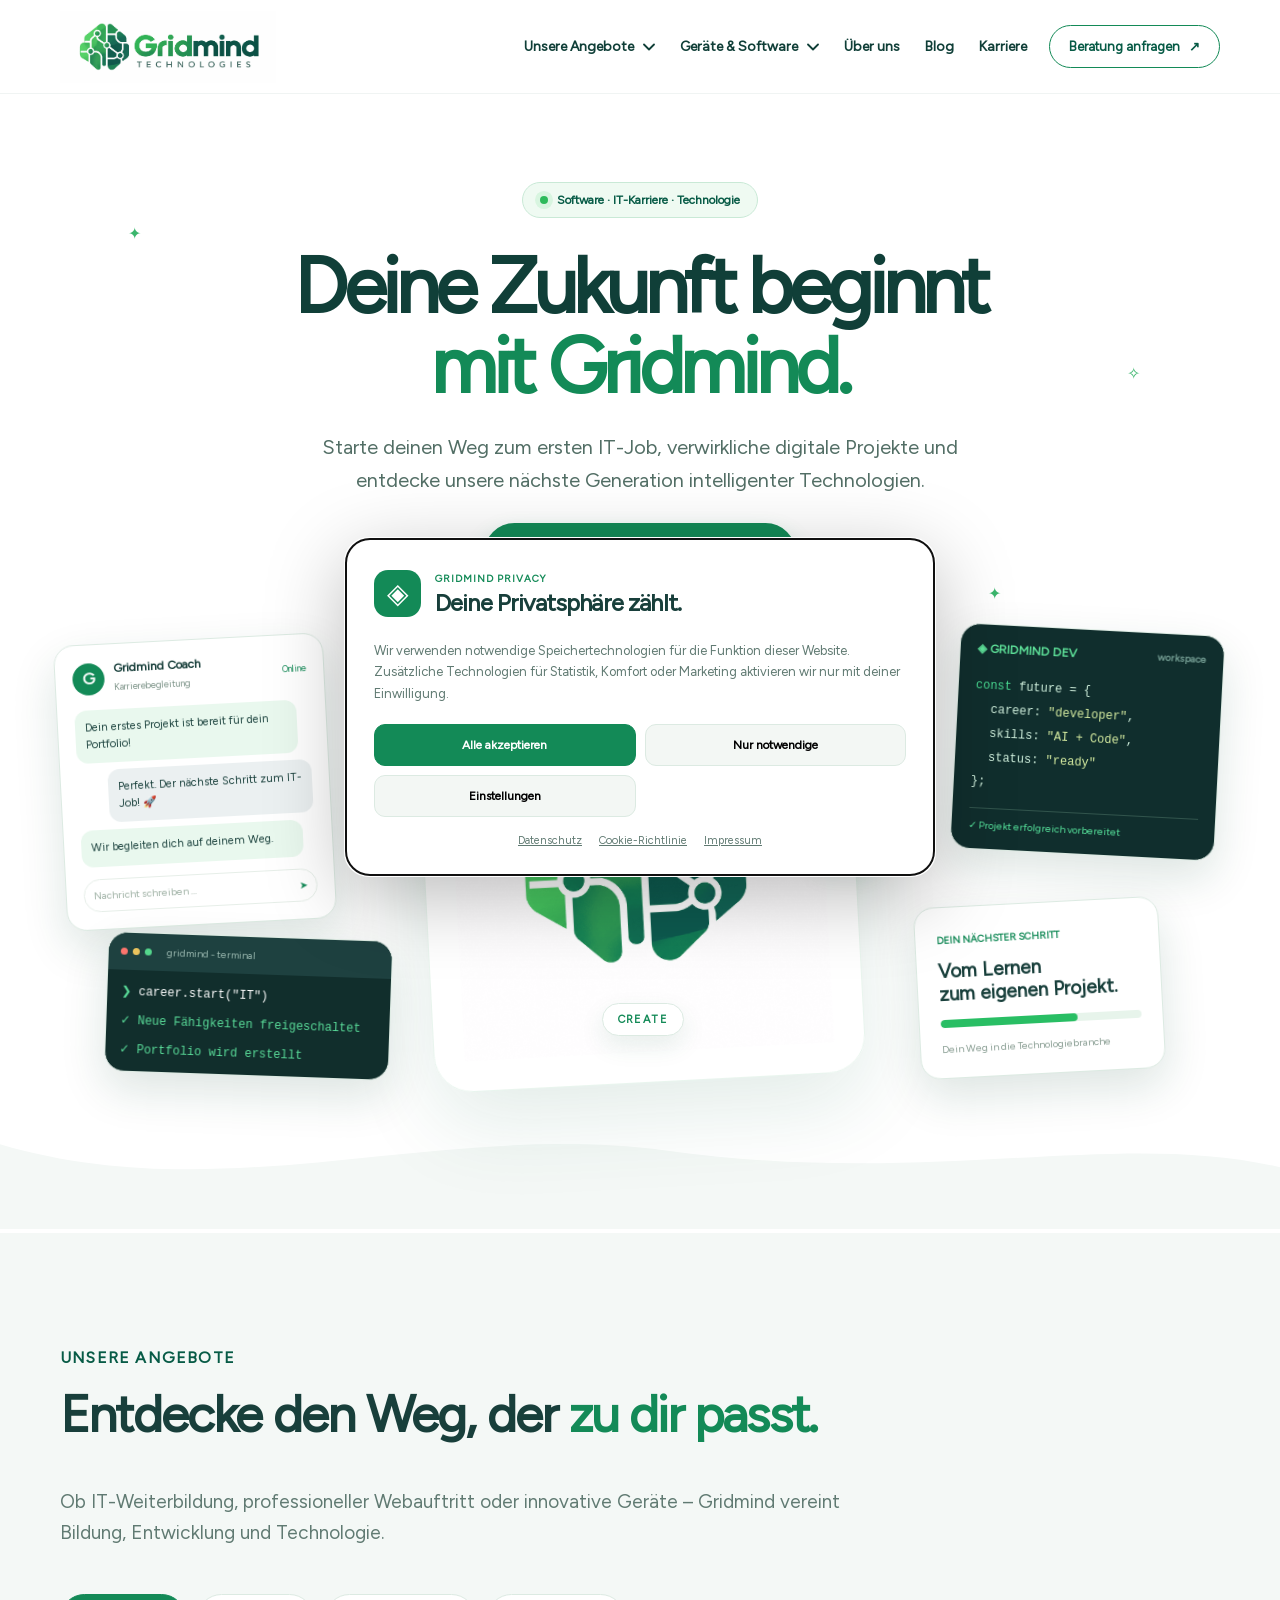
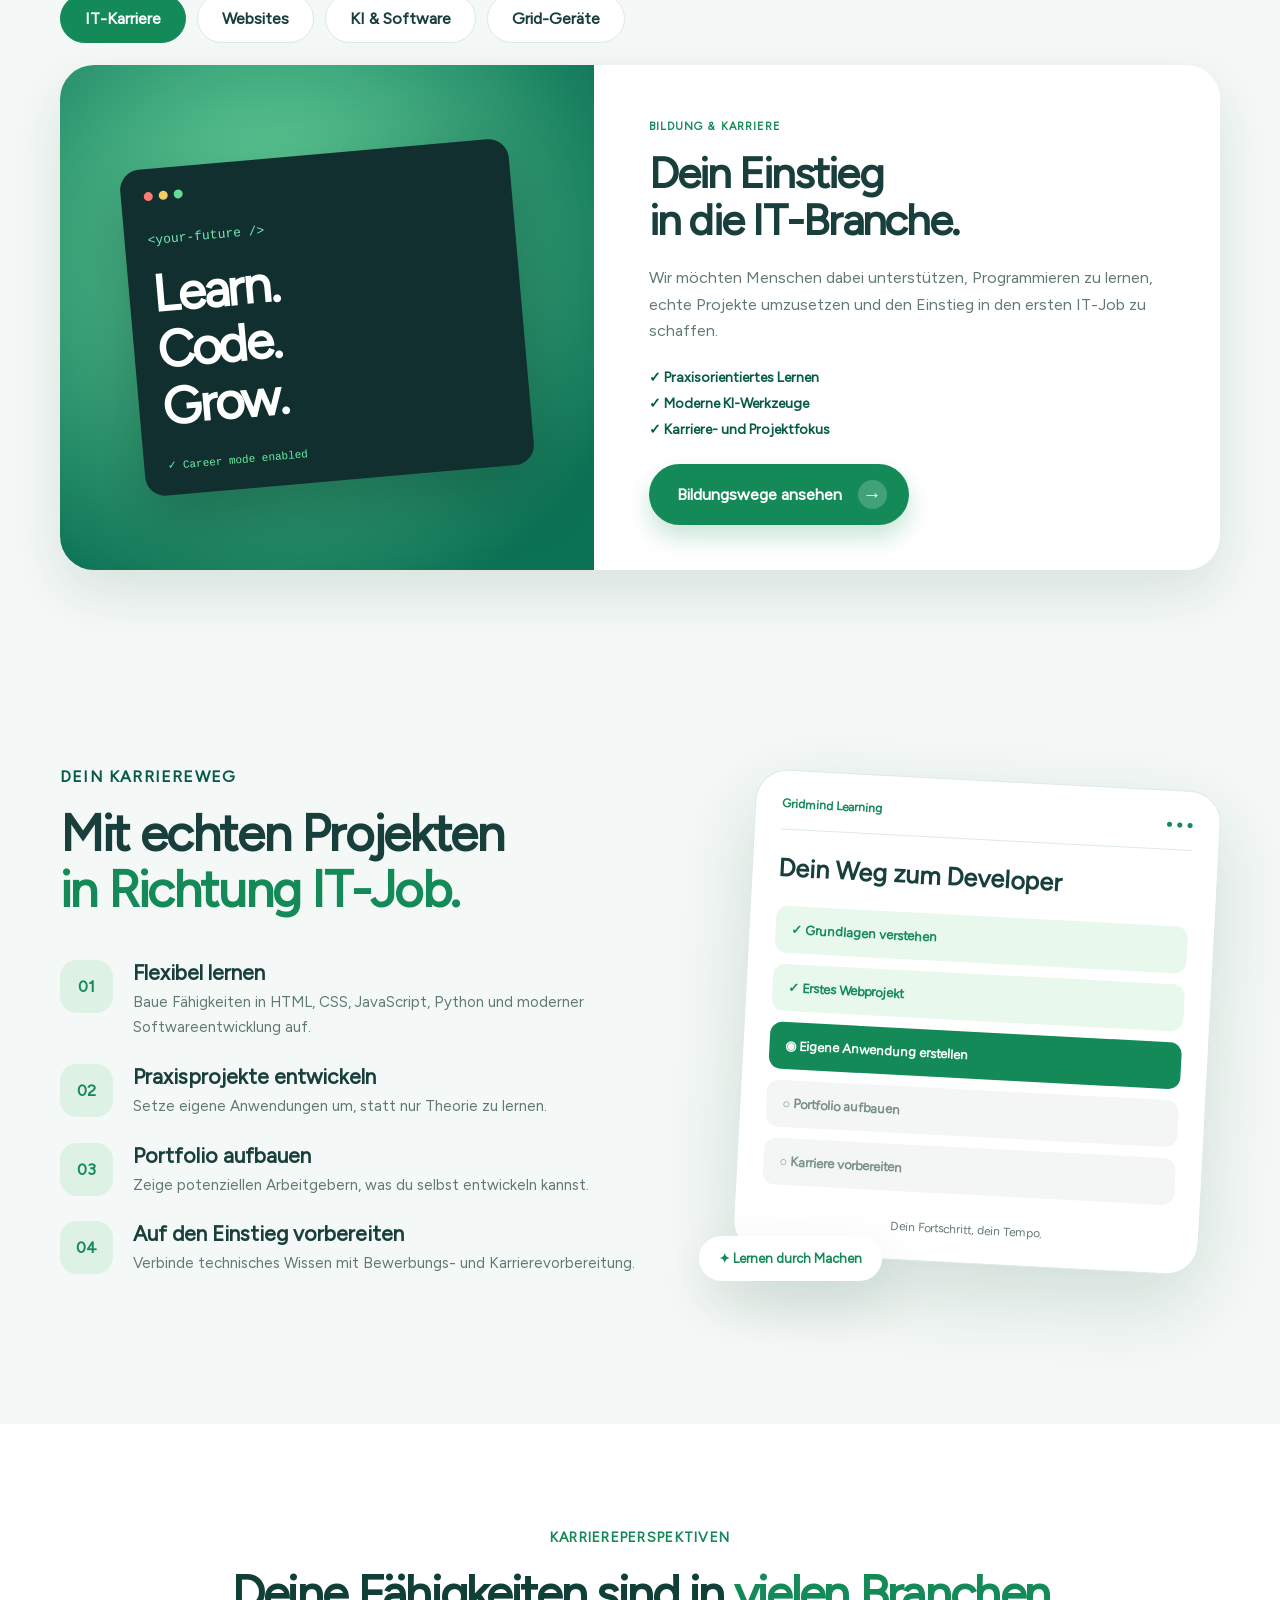
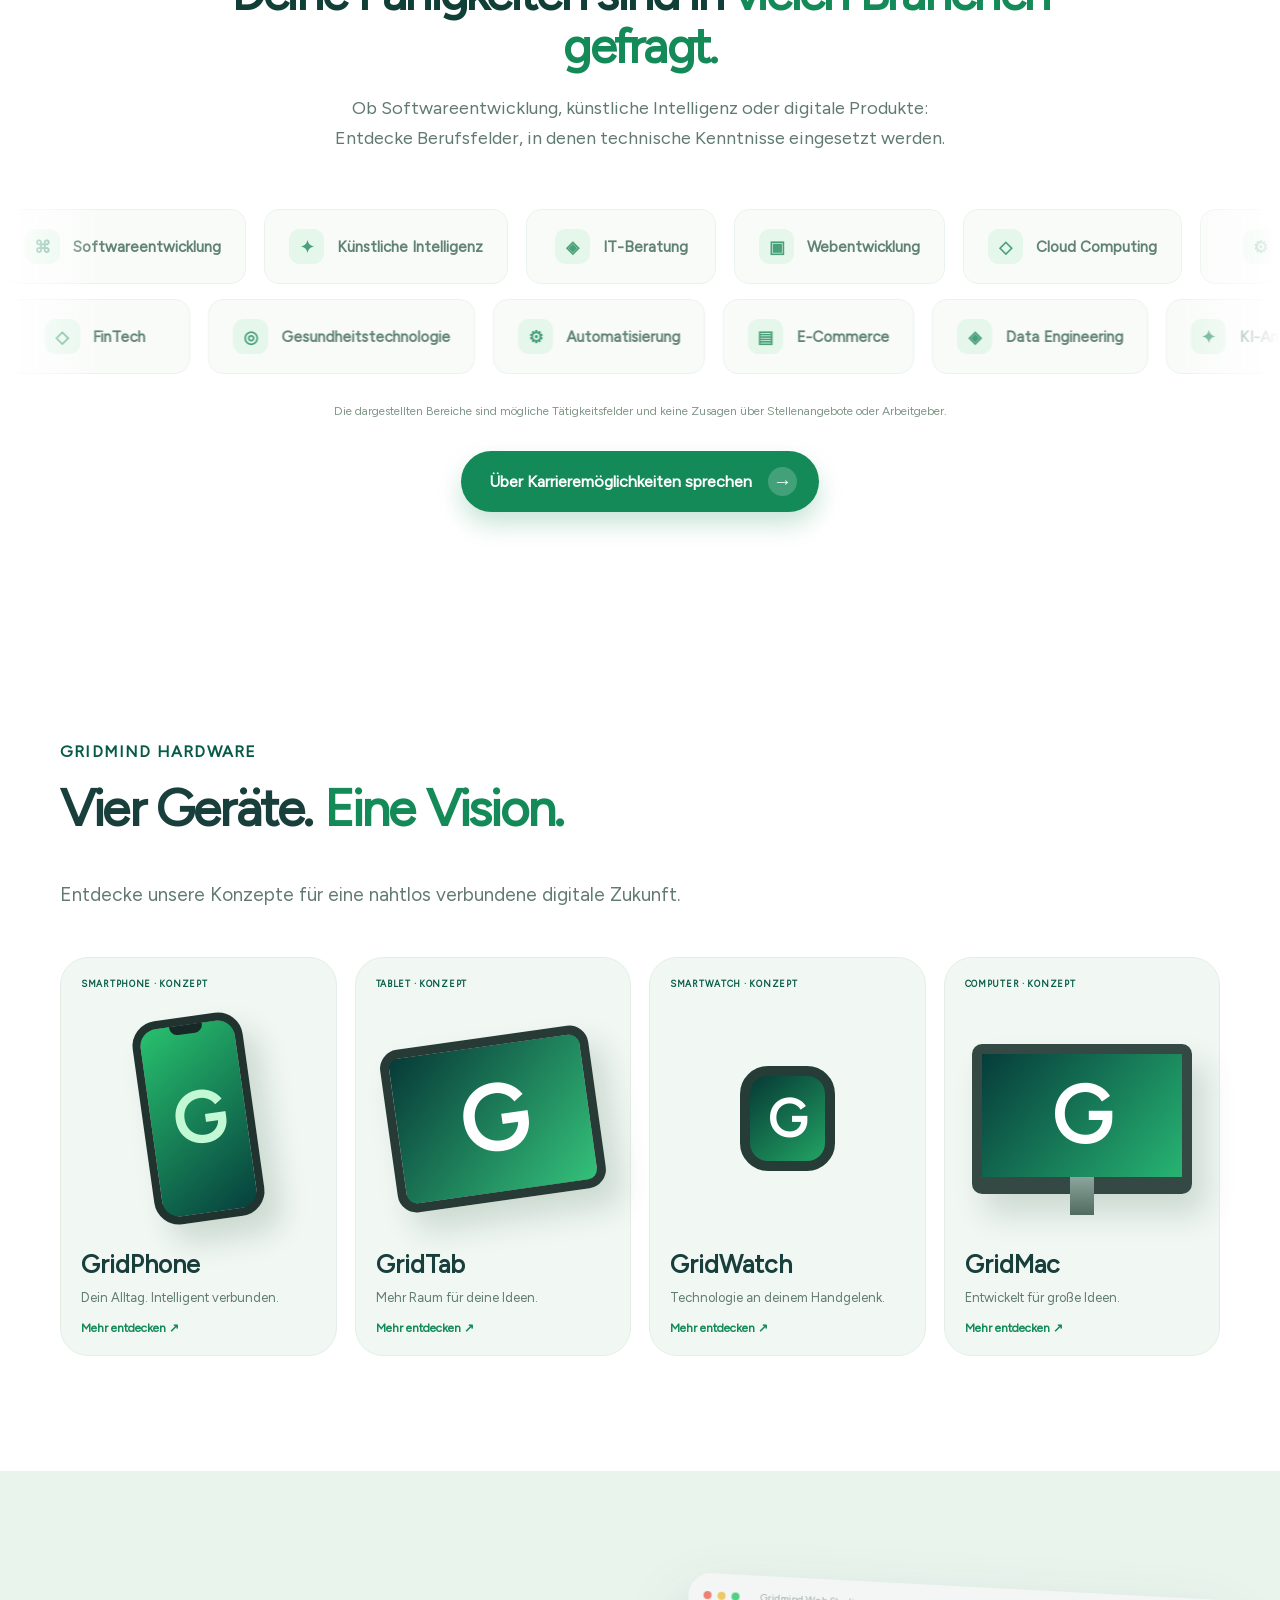
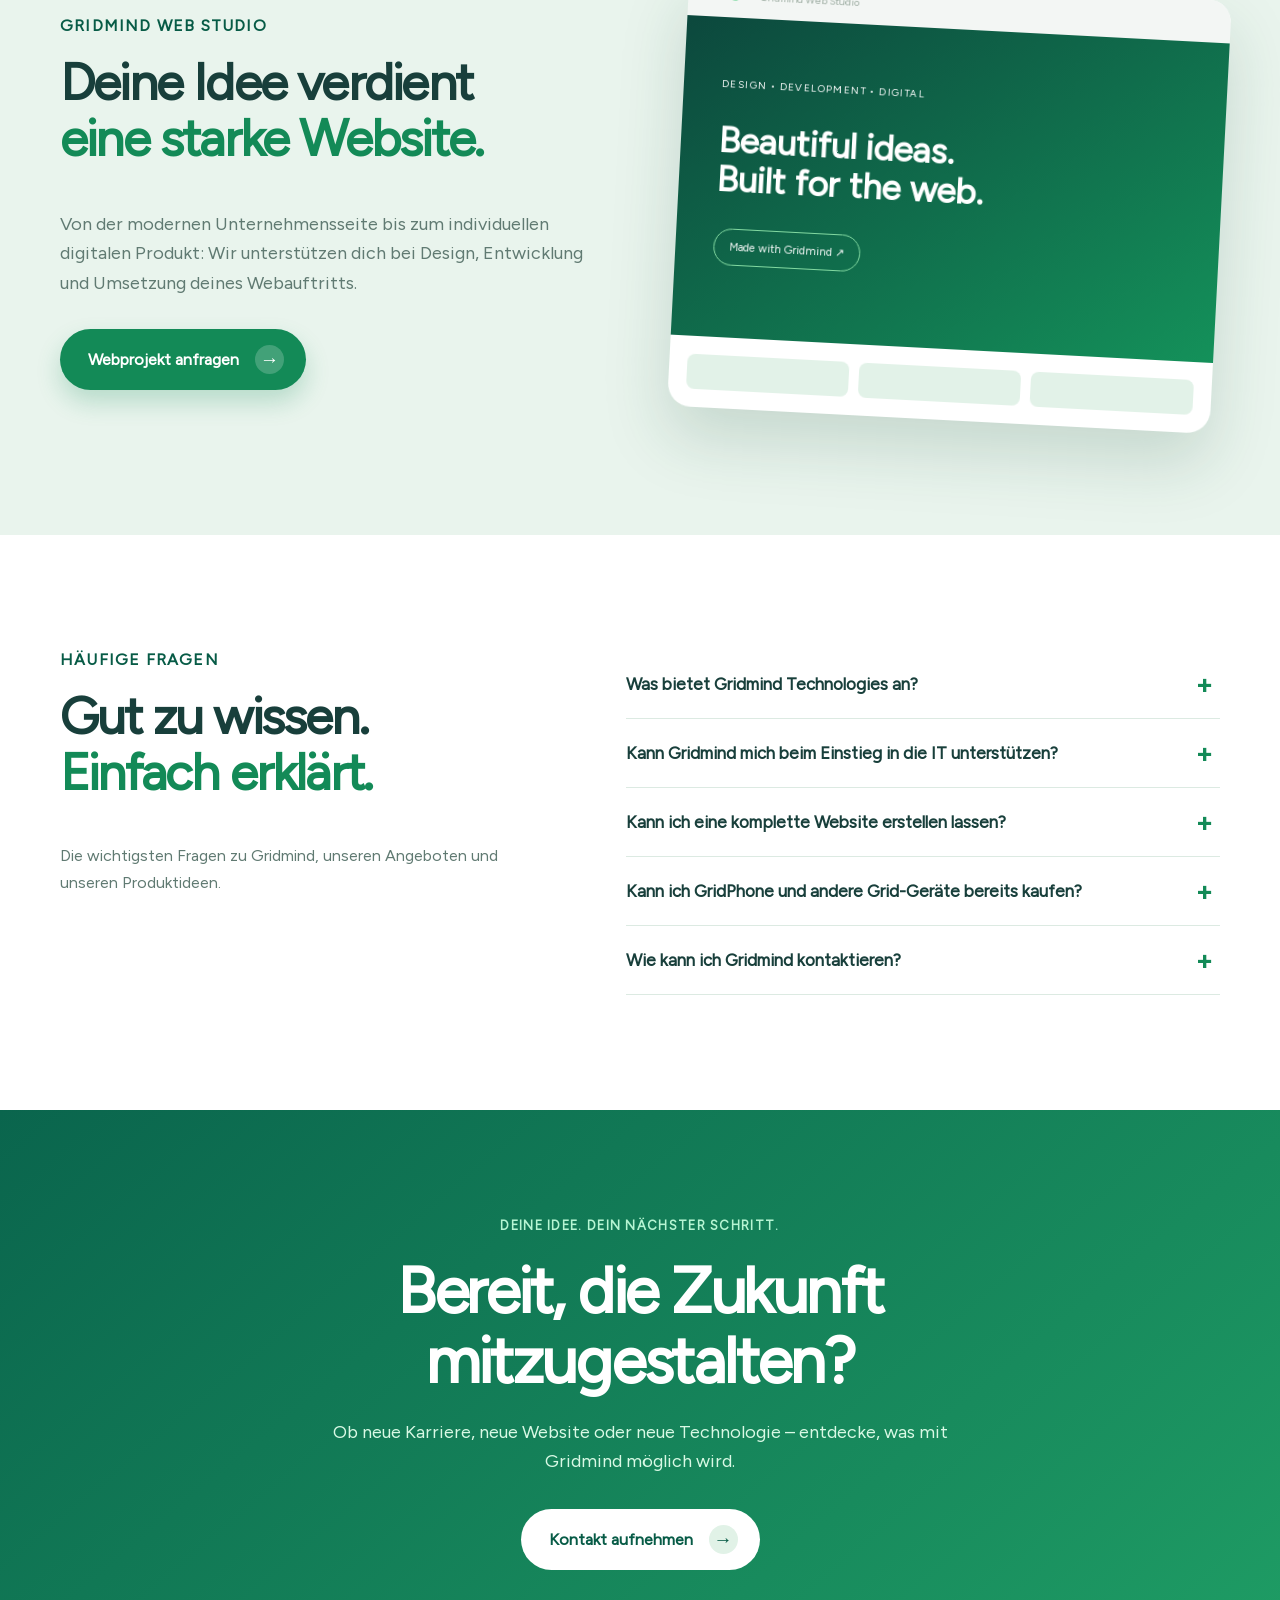
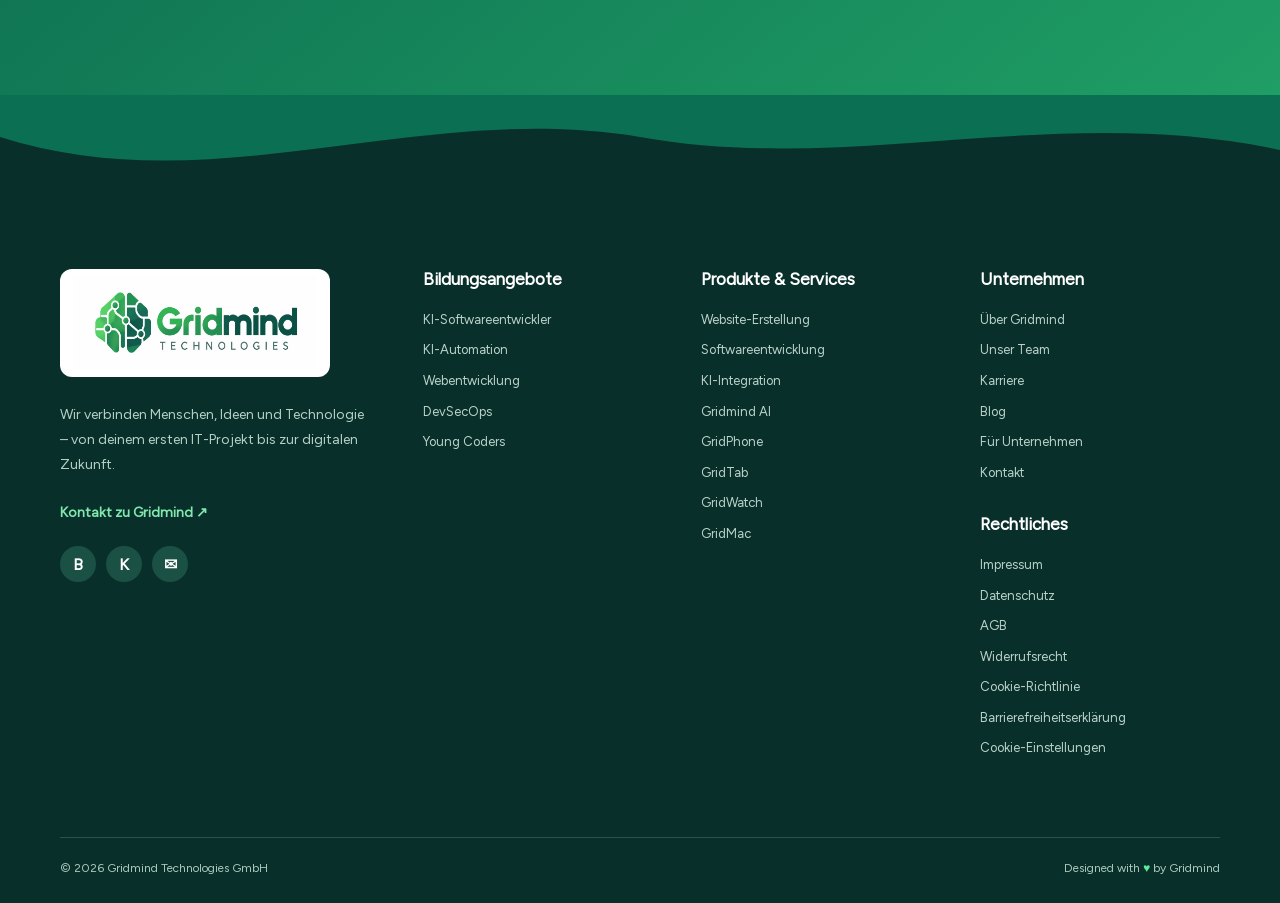
<file: index.html>
<!DOCTYPE html>
<html lang="de">

<head>
  <meta charset="UTF-8">
  <meta name="viewport" content="width=device-width, initial-scale=1">
  <meta name="theme-color" content="#138a57">
  <meta name="description"
    content="Gridmind Technologies: Dein Einstieg in die IT, professionelle Webentwicklung, intelligente Software und die Grid-Gerätewelt.">
  <title>Gridmind Technologies | Deine Zukunft in der IT</title>
  <link rel="icon" href="assets/logo-icon.png" type="image/png">
  <link rel="stylesheet" href="css/style.css">
  <link rel="stylesheet" href="css/figtree.css">
  <link rel="stylesheet" href="css/education-shared.css">
  <link rel="stylesheet" href="../css/roadmap.css">
  <script src="js/main.js" defer></script>
</head>

<body>
  <a class="skip-link" href="#main-content">Zum Hauptinhalt</a>

  <!-- Gemeinsamer Header für alle Gridmind-Seiten -->
  <header class="site-header" id="site-header">
    <div class="container header-inner">
      <a class="brand" href="index.html" aria-label="Gridmind Technologies – Startseite">
        <img src="assets/logo.png" width="280" height="94" alt="Gridmind Technologies">
      </a>

      <nav class="desktop-nav" aria-label="Hauptnavigation">
        <div class="nav-group">
          <button class="nav-trigger" type="button" aria-expanded="false" aria-controls="nav-offers">
            Unsere Angebote
            <svg viewBox="0 0 12 8" width="12" height="8" fill="none" aria-hidden="true">
              <path d="M1 1.5L6 6.5L11 1.5" stroke="currentColor" stroke-width="1.8" stroke-linecap="round"
                stroke-linejoin="round" />
            </svg>
          </button>

          <div class="nav-dropdown" id="nav-offers">
            <span class="dropdown-title">Ausbildung & Karriere</span>
            <a href="bildungsangebote/ki-softwareentwickler.html">KI-Softwareentwickler</a>
            <a href="bildungsangebote/ki-automation.html">KI-Automation</a>
            <a href="bildungsangebote/webentwicklung.html">Webentwicklung</a>
            <a href="bildungsangebote/devsecops.html">DevSecOps</a>
            <a href="bildungsangebote/young-coders.html">Young Coders</a>
            <span class="dropdown-title">Digitale Dienstleistungen</span>
            <a href="services/websites.html">Websites erstellen lassen</a>
            <a href="services/softwareentwicklung.html">Softwareentwicklung</a>
            <a href="services/ki-integration.html">KI-Integration</a>
          </div>
        </div>

        <div class="nav-group">
          <button class="nav-trigger" type="button" aria-expanded="false" aria-controls="nav-devices">
            Geräte & Software
            <svg viewBox="0 0 12 8" width="12" height="8" fill="none" aria-hidden="true">
              <path d="M1 1.5L6 6.5L11 1.5" stroke="currentColor" stroke-width="1.8" stroke-linecap="round"
                stroke-linejoin="round" />
            </svg>
          </button>
          <div class="nav-dropdown" id="nav-devices">
            <a href="produkte/gridphone.html">GridPhone</a>
            <a href="produkte/gridtab.html">GridTab</a>
            <a href="produkte/gridwatch.html">GridWatch</a>
            <a href="produkte/gridmac.html">GridMac</a>
            <a href="produkte/gridmind-ai.html">Gridmind AI</a>
          </div>
        </div>

        <a href="unternehmen/ueber-uns.html">Über uns</a>
        <a href="unternehmen/blog.html">Blog</a>
        <a href="unternehmen/karriere.html">Karriere</a>
      </nav>

      <div class="header-actions">
        <a class="header-cta" href="unternehmen/kontakt.html">
          Beratung anfragen <span aria-hidden="true">↗</span>
        </a>
        <button class="hamburger" id="hamburger" type="button" aria-label="Menü öffnen" aria-controls="mobile-menu"
          aria-expanded="false">
          <span></span><span></span><span></span>
        </button>
      </div>
    </div>

    <nav class="mobile-menu" id="mobile-menu" aria-label="Mobiles Menü" inert>
      <div class="mobile-menu-inner">
        <a href="index.html">Startseite</a>

        <details>
          <summary>Bildungsangebote</summary>
          <div class="mobile-submenu">
            <a href="bildungsangebote/ki-softwareentwickler.html">KI-Softwareentwickler</a>
            <a href="bildungsangebote/ki-automation.html">KI-Automation</a>
            <a href="bildungsangebote/webentwicklung.html">Webentwicklung</a>
            <a href="bildungsangebote/devsecops.html">DevSecOps</a>
            <a href="bildungsangebote/young-coders.html">Young Coders</a>
          </div>
        </details>

        <details>
          <summary>Websites & Software</summary>
          <div class="mobile-submenu">
            <a href="services/websites.html">Website-Erstellung</a>
            <a href="services/softwareentwicklung.html">Softwareentwicklung</a>
            <a href="services/ki-integration.html">KI-Integration</a>
          </div>
        </details>

        <details>
          <summary>Grid-Geräte</summary>
          <div class="mobile-submenu">
            <a href="produkte/gridphone.html">GridPhone</a>
            <a href="produkte/gridtab.html">GridTab</a>
            <a href="produkte/gridwatch.html">GridWatch</a>
            <a href="produkte/gridmac.html">GridMac</a>
            <a href="produkte/gridmind-ai.html">Gridmind AI</a>
          </div>
        </details>

        <a href="unternehmen/ueber-uns.html">Über uns</a>
        <a href="unternehmen/blog.html">Blog</a>
        <a href="unternehmen/karriere.html">Karriere</a>
        <a href="unternehmen/kontakt.html">Kontakt</a>
        <a class="mobile-cta" href="unternehmen/kontakt.html">Beratung anfragen →</a>
      </div>
    </nav>
  </header>

  <main id="main-content">

    <!-- HERO -->
    <section class="hero">
      <span class="sparkle sparkle-one" aria-hidden="true">✦</span>
      <span class="sparkle sparkle-two" aria-hidden="true">✧</span>
      <span class="sparkle sparkle-three" aria-hidden="true">✦</span>

      <div class="container hero-main">
        <div class="hero-kicker">
          <span class="pulse"></span>
          Software · IT-Karriere · Technologie
        </div>

        <h1>
          Deine Zukunft beginnt<br>
          <em>mit Gridmind.</em>
        </h1>

        <p class="hero-lead">
          Starte deinen Weg zum ersten IT-Job, verwirkliche digitale
          Projekte und entdecke unsere nächste Generation
          intelligenter Technologien.
        </p>

        <a class="btn btn-primary hero-button" href="bildungsangebote/ki-softwareentwickler.html">
          Entdecke deine Möglichkeiten
          <span class="arrow-circle">→</span>
        </a>
      </div>

      <div class="container hero-stage">
        <div class="float-card mentor-card">
          <div class="chat-heading">
            <span class="avatar">G</span>
            <div><strong>Gridmind Coach</strong><small>Karrierebegleitung</small></div>
            <span class="online">Online</span>
          </div>
          <div class="chat-bubble">Dein erstes Projekt ist bereit für dein Portfolio!</div>
          <div class="chat-bubble own">Perfekt. Der nächste Schritt zum IT-Job! 🚀</div>
          <div class="chat-bubble">Wir begleiten dich auf deinem Weg.</div>
          <div class="chat-input">Nachricht schreiben ... <span>➤</span></div>
        </div>

        <div class="float-card code-card">
          <div class="code-header"><span>◈ GRIDMIND DEV</span><small>workspace</small></div>
          <div class="code-line"><span class="syntax-green">const</span> future = {</div>
          <div class="code-line indent">career: <span class="syntax-yellow">"developer"</span>,</div>
          <div class="code-line indent">skills: <span class="syntax-yellow">"AI + Code"</span>,</div>
          <div class="code-line indent">status: <span class="syntax-yellow">"ready"</span></div>
          <div class="code-line">};</div>
          <div class="code-success">✓ Projekt erfolgreich vorbereitet</div>
        </div>

        <div class="hero-center-visual">
          <div class="hero-aura"></div>
          <div class="hero-emblem">
            <img src="assets/logo-icon.png" alt="Gridmind Technologies Logo" width="500" height="370">
          </div>
          <div class="orbit-label label-left">LEARN</div>
          <div class="orbit-label label-right">BUILD</div>
          <div class="orbit-label label-bottom">CREATE</div>
        </div>

        <div class="float-card terminal-card">
          <div class="terminal-title">
            <span class="traffic"><i></i><i></i><i></i></span>
            gridmind - terminal
          </div>
          <p><span>❯</span> career.start("IT")</p>
          <p class="terminal-success">✓ Neue Fähigkeiten freigeschaltet</p>
          <p class="terminal-success">✓ Portfolio wird erstellt</p>
        </div>

        <div class="float-card project-card">
          <span class="project-small">DEIN NÄCHSTER SCHRITT</span>
          <strong>Vom Lernen<br>zum eigenen Projekt.</strong>
          <div class="project-progress"><span></span></div>
          <small>Dein Weg in die Technologiebranche</small>
        </div>
      </div>

      <svg class="wave hero-wave" viewBox="0 0 1440 130" preserveAspectRatio="none" aria-hidden="true">
        <path d="M0 34C254 109 490 7 749 41C1047 83 1256 16 1440 60V130H0Z" fill="#f4f8f6" />
      </svg>
    </section>

    <!-- ANGEBOTE -->
    <section class="section offerings" id="angebote">
      <div class="container">
        <span class="eyebrow">UNSERE ANGEBOTE</span>
        <h2>Entdecke den Weg, der <em>zu dir passt.</em></h2>
        <p class="section-intro">
          Ob IT-Weiterbildung, professioneller Webauftritt oder innovative
          Geräte – Gridmind vereint Bildung, Entwicklung und Technologie.
        </p>

        <div class="offer-tabs" role="tablist" aria-label="Angebotskategorien">
          <button type="button" class="offer-tab active" role="tab" aria-selected="true" aria-controls="offer-panel-0"
            id="offer-tab-0" data-offer="0">IT-Karriere</button>
          <button type="button" class="offer-tab" role="tab" aria-selected="false" aria-controls="offer-panel-1"
            id="offer-tab-1" data-offer="1">Websites</button>
          <button type="button" class="offer-tab" role="tab" aria-selected="false" aria-controls="offer-panel-2"
            id="offer-tab-2" data-offer="2">KI & Software</button>
          <button type="button" class="offer-tab" role="tab" aria-selected="false" aria-controls="offer-panel-3"
            id="offer-tab-3" data-offer="3">Grid-Geräte</button>
        </div>

        <div class="offer-panels">
          <article class="offer-panel active" id="offer-panel-0" role="tabpanel" aria-labelledby="offer-tab-0">
            <div class="offer-graphic career-graphic">
              <div class="graphic-window">
                <div class="graphic-dots"><i></i><i></i><i></i></div>
                <span>&lt;your-future /&gt;</span>
                <strong>Learn.<br>Code.<br>Grow.</strong>
                <div class="graphic-status">✓ Career mode enabled</div>
              </div>
            </div>
            <div class="offer-copy">
              <span class="offer-tag">BILDUNG & KARRIERE</span>
              <h3>Dein Einstieg<br>in die IT-Branche.</h3>
              <p>Wir möchten Menschen dabei unterstützen, Programmieren zu lernen, echte Projekte umzusetzen und den
                Einstieg in den ersten IT-Job zu schaffen.</p>
              <div class="offer-benefits">
                <span>✓ Praxisorientiertes Lernen</span>
                <span>✓ Moderne KI-Werkzeuge</span>
                <span>✓ Karriere- und Projektfokus</span>
              </div>
              <a class="btn btn-primary" href="bildungsangebote/ki-softwareentwickler.html">
                Bildungswege ansehen <span class="arrow-circle">→</span>
              </a>
            </div>
          </article>

          <article class="offer-panel" id="offer-panel-1" role="tabpanel" aria-labelledby="offer-tab-1" hidden>
            <div class="offer-graphic website-graphic">
              <div class="browser-mockup">
                <div class="browser-bar"><i></i><i></i><i></i><span>your-next-website</span></div>
                <div class="browser-content">
                  <span>YOUR BRAND</span>
                  <strong>Eine Website,<br>die begeistert.</strong>
                  <div class="mock-button">Jetzt starten →</div>
                  <div class="mock-tiles"><i></i><i></i><i></i></div>
                </div>
              </div>
            </div>
            <div class="offer-copy">
              <span class="offer-tag">WEBDESIGN & ENTWICKLUNG</span>
              <h3>Deine Website.<br>Unsere Umsetzung.</h3>
              <p>Von der ersten Designidee bis zur fertigen responsiven Website: Wir gestalten digitale Auftritte, die
                modern aussehen und zu deinem Unternehmen passen.</p>
              <div class="offer-benefits">
                <span>✓ Individuelles Design</span>
                <span>✓ Responsive Entwicklung</span>
                <span>✓ Technik und Performance</span>
              </div>
              <a class="btn btn-primary" href="services/websites.html">
                Website erstellen lassen <span class="arrow-circle">→</span>
              </a>
            </div>
          </article>

          <article class="offer-panel" id="offer-panel-2" role="tabpanel" aria-labelledby="offer-tab-2" hidden>
            <div class="offer-graphic ai-graphic">
              <div class="ai-orbit"><span>G</span></div>
              <span class="ai-chip chip-a">AI</span>
              <span class="ai-chip chip-b">DATA</span>
              <span class="ai-chip chip-c">CODE</span>
            </div>
            <div class="offer-copy">
              <span class="offer-tag">ARTIFICIAL INTELLIGENCE</span>
              <h3>Intelligente<br>Software gestalten.</h3>
              <p>Wir erforschen und entwickeln KI-gestützte Anwendungen, Automatisierungen und Softwarelösungen, die
                neue Möglichkeiten eröffnen.</p>
              <div class="offer-benefits">
                <span>✓ KI-Anwendungen</span>
                <span>✓ Automatisierung</span>
                <span>✓ Individuelle Softwarelösungen</span>
              </div>
              <a class="btn btn-primary" href="produkte/gridmind-ai.html">
                Gridmind AI entdecken <span class="arrow-circle">→</span>
              </a>
            </div>
          </article>

          <article class="offer-panel" id="offer-panel-3" role="tabpanel" aria-labelledby="offer-tab-3" hidden>
            <div class="offer-graphic devices-graphic">
              <div class="device-desktop">
                <div class="device-screen"><span>GRID</span></div>
                <div class="device-stand"></div>
              </div>
              <div class="device-phone"><span>G</span></div>
              <div class="device-tablet"><span>GRIDTAB</span></div>
              <div class="device-watch"><span>G</span></div>
            </div>
            <div class="offer-copy">
              <span class="offer-tag">GRID HARDWARE · PRODUKTKONZEPTE</span>
              <h3>Technologie,<br>die zusammengehört.</h3>
              <p>Unsere Produktvision verbindet GridPhone, GridTab, GridWatch und GridMac zu einer durchgängigen
                Gerätewelt.</p>
              <div class="offer-benefits">
                <span>✓ Verbundene Geräte</span>
                <span>✓ Einheitliche Bedienung</span>
                <span>✓ Intelligente Integration</span>
              </div>
              <a class="btn btn-primary" href="produkte/gridphone.html">
                Gerätewelt kennenlernen <span class="arrow-circle">→</span>
              </a>
            </div>
          </article>
        </div>
      </div>
    </section>

    <!-- KARRIERE -->
    <section class="section method-section">
      <div class="container method-layout">
        <div>
          <span class="eyebrow">DEIN KARRIEREWEG</span>
          <h2>Mit echten Projekten<br><em>in Richtung IT-Job.</em></h2>
          <div class="method-list">
            <div class="method-item">
              <span class="method-icon">01</span>
              <div>
                <h3>Flexibel lernen</h3>
                <p>Baue Fähigkeiten in HTML, CSS, JavaScript, Python und moderner Softwareentwicklung auf.</p>
              </div>
            </div>
            <div class="method-item">
              <span class="method-icon">02</span>
              <div>
                <h3>Praxisprojekte entwickeln</h3>
                <p>Setze eigene Anwendungen um, statt nur Theorie zu lernen.</p>
              </div>
            </div>
            <div class="method-item">
              <span class="method-icon">03</span>
              <div>
                <h3>Portfolio aufbauen</h3>
                <p>Zeige potenziellen Arbeitgebern, was du selbst entwickeln kannst.</p>
              </div>
            </div>
            <div class="method-item">
              <span class="method-icon">04</span>
              <div>
                <h3>Auf den Einstieg vorbereiten</h3>
                <p>Verbinde technisches Wissen mit Bewerbungs- und Karrierevorbereitung.</p>
              </div>
            </div>
          </div>
        </div>
        <div class="method-showcase">
          <div class="method-screen">
            <div class="screen-top"><span>Gridmind Learning</span><span>● ● ●</span></div>
            <div class="learning-heading">Dein Weg zum Developer</div>
            <div class="learning-step done">✓ Grundlagen verstehen</div>
            <div class="learning-step done">✓ Erstes Webprojekt</div>
            <div class="learning-step current">◉ Eigene Anwendung erstellen</div>
            <div class="learning-step">○ Portfolio aufbauen</div>
            <div class="learning-step">○ Karriere vorbereiten</div>
            <div class="screen-footer">Dein Fortschritt, dein Tempo.</div>
          </div>
          <div class="floating-note">✦ Lernen durch Machen</div>
        </div>
      </div>
    </section>


    <!-- ==========================================
     GRIDMIND – KARRIEREPERSPEKTIVEN
     Wiederverwendbar auf allen Bildungsseiten
     ========================================== -->

    <section class="gm-employer-wall" aria-labelledby="gm-employer-title">

      <div class="gm-employer-heading">
        <span class="gm-employer-eyebrow">
          KARRIEREPERSPEKTIVEN
        </span>

        <h2 id="gm-employer-title">
          Deine Fähigkeiten sind in
          <em>vielen Branchen gefragt.</em>
        </h2>

        <p>
          Ob Softwareentwicklung, künstliche Intelligenz
          oder digitale Produkte: Entdecke Berufsfelder,
          in denen technische Kenntnisse eingesetzt werden.
        </p>
      </div>

      <div class="gm-employer-marquee" role="group" aria-label="IT-Berufsfelder und Branchen">

        <!-- REIHE 1: LINKS -->
        <div class="gm-employer-row">
          <div class="gm-employer-track">

            <div class="gm-employer-group">
              <span class="gm-employer-item"><b>⌘</b> Softwareentwicklung</span>
              <span class="gm-employer-item"><b>✦</b> Künstliche Intelligenz</span>
              <span class="gm-employer-item"><b>◈</b> IT-Beratung</span>
              <span class="gm-employer-item"><b>▣</b> Webentwicklung</span>
              <span class="gm-employer-item"><b>◇</b> Cloud Computing</span>
              <span class="gm-employer-item"><b>⚙</b> DevOps</span>
              <span class="gm-employer-item"><b>✳</b> IT-Sicherheit</span>
              <span class="gm-employer-item"><b>↗</b> App-Entwicklung</span>
            </div>

            <!-- Gleicher Inhalt für nahtlose Wiederholung -->
            <div class="gm-employer-group" aria-hidden="true">
              <span class="gm-employer-item"><b>⌘</b> Softwareentwicklung</span>
              <span class="gm-employer-item"><b>✦</b> Künstliche Intelligenz</span>
              <span class="gm-employer-item"><b>◈</b> IT-Beratung</span>
              <span class="gm-employer-item"><b>▣</b> Webentwicklung</span>
              <span class="gm-employer-item"><b>◇</b> Cloud Computing</span>
              <span class="gm-employer-item"><b>⚙</b> DevOps</span>
              <span class="gm-employer-item"><b>✳</b> IT-Sicherheit</span>
              <span class="gm-employer-item"><b>↗</b> App-Entwicklung</span>
            </div>

          </div>
        </div>

        <!-- REIHE 2: RECHTS -->
        <div class="gm-employer-row gm-employer-row-reverse">
          <div class="gm-employer-track">

            <div class="gm-employer-group">
              <span class="gm-employer-item"><b>◇</b> FinTech</span>
              <span class="gm-employer-item"><b>◎</b> Gesundheitstechnologie</span>
              <span class="gm-employer-item"><b>⚙</b> Automatisierung</span>
              <span class="gm-employer-item"><b>▤</b> E-Commerce</span>
              <span class="gm-employer-item"><b>◈</b> Data Engineering</span>
              <span class="gm-employer-item"><b>✦</b> KI-Anwendungen</span>
              <span class="gm-employer-item"><b>⌘</b> Unternehmenssoftware</span>
              <span class="gm-employer-item"><b>↗</b> Digitale Dienstleistungen</span>
            </div>

            <div class="gm-employer-group" aria-hidden="true">
              <span class="gm-employer-item"><b>◇</b> FinTech</span>
              <span class="gm-employer-item"><b>◎</b> Gesundheitstechnologie</span>
              <span class="gm-employer-item"><b>⚙</b> Automatisierung</span>
              <span class="gm-employer-item"><b>▤</b> E-Commerce</span>
              <span class="gm-employer-item"><b>◈</b> Data Engineering</span>
              <span class="gm-employer-item"><b>✦</b> KI-Anwendungen</span>
              <span class="gm-employer-item"><b>⌘</b> Unternehmenssoftware</span>
              <span class="gm-employer-item"><b>↗</b> Digitale Dienstleistungen</span>
            </div>

          </div>
        </div>

      </div>

      <p class="gm-employer-disclaimer">
        Die dargestellten Bereiche sind mögliche Tätigkeitsfelder
        und keine Zusagen über Stellenangebote oder Arbeitgeber.
      </p>

      <div class="gm-employer-cta">
        <a href="../unternehmen/kontakt.html" class="btn btn-primary">
          Über Karrieremöglichkeiten sprechen
          <span class="arrow-circle" aria-hidden="true">→</span>
        </a>
      </div>
    </section>

    <!-- HARDWARE -->
    <section class="section hardware-section">
      <div class="container">
        <span class="eyebrow">GRIDMIND HARDWARE</span>
        <h2>Vier Geräte. <em>Eine Vision.</em></h2>
        <p class="section-intro">Entdecke unsere Konzepte für eine nahtlos verbundene digitale Zukunft.</p>

        <div class="hardware-grid">
          <a href="produkte/gridphone.html" class="hardware-card">
            <span class="hardware-meta">SMARTPHONE · KONZEPT</span>
            <div class="hardware-illustration">
              <div class="hw-phone">
                <div class="hw-camera"></div><span>G</span>
              </div>
            </div>
            <h3>GridPhone</h3>
            <p>Dein Alltag. Intelligent verbunden.</p><span class="hardware-link">Mehr entdecken ↗</span>
          </a>

          <a href="produkte/gridtab.html" class="hardware-card">
            <span class="hardware-meta">TABLET · KONZEPT</span>
            <div class="hardware-illustration">
              <div class="hw-tab"><span>G</span></div>
            </div>
            <h3>GridTab</h3>
            <p>Mehr Raum für deine Ideen.</p><span class="hardware-link">Mehr entdecken ↗</span>
          </a>

          <a href="produkte/gridwatch.html" class="hardware-card">
            <span class="hardware-meta">SMARTWATCH · KONZEPT</span>
            <div class="hardware-illustration">
              <div class="hw-watch"><span>G</span></div>
            </div>
            <h3>GridWatch</h3>
            <p>Technologie an deinem Handgelenk.</p><span class="hardware-link">Mehr entdecken ↗</span>
          </a>

          <a href="produkte/gridmac.html" class="hardware-card">
            <span class="hardware-meta">COMPUTER · KONZEPT</span>
            <div class="hardware-illustration">
              <div class="hw-mac"><span>G</span></div>
            </div>
            <h3>GridMac</h3>
            <p>Entwickelt für große Ideen.</p><span class="hardware-link">Mehr entdecken ↗</span>
          </a>
        </div>
      </div>
    </section>

    <!-- WEBDESIGN -->
    <section class="section web-section">
      <div class="container web-layout">
        <div class="web-copy">
          <span class="eyebrow">GRIDMIND WEB STUDIO</span>
          <h2>Deine Idee verdient<br><em>eine starke Website.</em></h2>
          <p>Von der modernen Unternehmensseite bis zum individuellen digitalen Produkt: Wir unterstützen dich bei
            Design, Entwicklung und Umsetzung deines Webauftritts.</p>
          <a class="btn btn-primary" href="services/websites.html">
            Webprojekt anfragen <span class="arrow-circle">→</span>
          </a>
        </div>
        <div class="web-preview">
          <div class="preview-toolbar"><i></i><i></i><i></i><span>Gridmind Web Studio</span></div>
          <div class="preview-banner">
            <small>DESIGN • DEVELOPMENT • DIGITAL</small>
            <strong>Beautiful ideas.<br>Built for the web.</strong>
            <span>Made with Gridmind ↗</span>
          </div>
          <div class="preview-bottom">
            <div></div>
            <div></div>
            <div></div>
          </div>
        </div>
      </div>
    </section>

    <!-- FAQ -->
    <section class="section faq-section">
      <div class="container faq-layout">
        <div>
          <span class="eyebrow">HÄUFIGE FRAGEN</span>
          <h2>Gut zu wissen.<br><em>Einfach erklärt.</em></h2>
          <p>Die wichtigsten Fragen zu Gridmind, unseren Angeboten und unseren Produktideen.</p>
        </div>

        <div class="faq-items">
          <details>
            <summary>Was bietet Gridmind Technologies an?</summary>
            <p>Gridmind verbindet IT-Bildung, Webentwicklung, KI-Software und Produktentwicklung unter einer gemeinsamen
              Marke.</p>
          </details>
          <details>
            <summary>Kann Gridmind mich beim Einstieg in die IT unterstützen?</summary>
            <p>Unser Bildungskonzept setzt auf Programmierkenntnisse, praktische Projekte und Karrierevorbereitung.
              Konkrete Kurstermine und Betreuungsleistungen werden auf den Angebotsseiten beschrieben.</p>
          </details>
          <details>
            <summary>Kann ich eine komplette Website erstellen lassen?</summary>
            <p>Unser Web-Studio-Angebot ist auf Konzeption, Gestaltung und technische Umsetzung individueller Websites
              ausgelegt. Einzelheiten werden im Projektgespräch abgestimmt.</p>
          </details>
          <details>
            <summary>Kann ich GridPhone und andere Grid-Geräte bereits kaufen?</summary>
            <p>GridPhone, GridTab, GridWatch und GridMac werden hier zunächst als Produktkonzepte vorgestellt.
              Verfügbarkeit, Preise und technische Daten werden erst bei einer offiziellen Produktankündigung
              veröffentlicht.</p>
          </details>
          <details>
            <summary>Wie kann ich Gridmind kontaktieren?</summary>
            <p>Nutze dafür unsere Kontaktseite. Dort können künftig Beratungs- und Projektanfragen entgegengenommen
              werden.</p>
          </details>
        </div>
      </div>
    </section>

    <!-- FINAL CTA -->
    <section class="final-cta">
      <div class="container final-cta-inner">
        <span>DEINE IDEE. DEIN NÄCHSTER SCHRITT.</span>
        <h2>Bereit, die Zukunft<br>mitzugestalten?</h2>
        <p>Ob neue Karriere, neue Website oder neue Technologie – entdecke, was mit Gridmind möglich wird.</p>
        <a class="btn btn-light" href="unternehmen/kontakt.html">
          Kontakt aufnehmen <span class="arrow-circle">→</span>
        </a>
      </div>
    </section>

  </main>

  <!-- FOOTER MIT SVG-WELLE -->
  <footer class="site-footer">
    <svg class="footer-wave" viewBox="0 0 1440 125" preserveAspectRatio="none" aria-hidden="true">
      <path d="M0 42C240 110 470 5 720 42C955 80 1190 7 1440 55V125H0Z" fill="#092f2b" />
    </svg>

    <div class="footer-main">
      <div class="container footer-grid">

        <div class="footer-brand">
          <a href="index.html" class="footer-logo">
            <img src="assets/logo.png" width="280" height="94" alt="Gridmind Technologies">
          </a>
          <p>Wir verbinden Menschen, Ideen und Technologie – von deinem ersten IT-Projekt bis zur digitalen Zukunft.</p>
          <a class="footer-contact" href="unternehmen/kontakt.html">Kontakt zu Gridmind ↗</a>
          <div class="footer-social" aria-label="Weitere Informationen">
            <a href="unternehmen/blog.html" aria-label="Gridmind Blog">B</a>
            <a href="unternehmen/karriere.html" aria-label="Gridmind Karriere">K</a>
            <a href="unternehmen/kontakt.html" aria-label="Gridmind Kontakt">✉</a>
          </div>
        </div>

        <div class="footer-column">
          <h3>Bildungsangebote</h3>
          <a href="bildungsangebote/ki-softwareentwickler.html">KI-Softwareentwickler</a>
          <a href="bildungsangebote/ki-automation.html">KI-Automation</a>
          <a href="bildungsangebote/webentwicklung.html">Webentwicklung</a>
          <a href="bildungsangebote/devsecops.html">DevSecOps</a>
          <a href="bildungsangebote/young-coders.html">Young Coders</a>
        </div>

        <div class="footer-column">
          <h3>Produkte & Services</h3>
          <a href="services/websites.html">Website-Erstellung</a>
          <a href="services/softwareentwicklung.html">Softwareentwicklung</a>
          <a href="services/ki-integration.html">KI-Integration</a>
          <a href="produkte/gridmind-ai.html">Gridmind AI</a>
          <a href="produkte/gridphone.html">GridPhone</a>
          <a href="produkte/gridtab.html">GridTab</a>
          <a href="produkte/gridwatch.html">GridWatch</a>
          <a href="produkte/gridmac.html">GridMac</a>
        </div>

        <div class="footer-column">
          <h3>Unternehmen</h3>
          <a href="unternehmen/ueber-uns.html">Über Gridmind</a>
          <a href="unternehmen/team.html">Unser Team</a>
          <a href="unternehmen/karriere.html">Karriere</a>
          <a href="unternehmen/blog.html">Blog</a>
          <a href="unternehmen/fuer-unternehmen.html">Für Unternehmen</a>
          <a href="unternehmen/kontakt.html">Kontakt</a>

          <h3 class="footer-subtitle">Rechtliches</h3>
          <a href="rechtliches/impressum.html">Impressum</a>
          <a href="rechtliches/datenschutz.html">Datenschutz</a>
          <a href="rechtliches/agb.html">AGB</a>
          <a href="rechtliches/widerruf.html">Widerrufsrecht</a>
          <a href="rechtliches/cookies.html">Cookie-Richtlinie</a>
          <a href="rechtliches/barrierefreiheit.html">Barrierefreiheitserklärung</a>
          <button class="footer-text-button" type="button" data-open-cookie>
            Cookie-Einstellungen
          </button>
        </div>
      </div>

      <div class="container footer-bottom">
        <span>© 2026 Gridmind Technologies GmbH</span>
        <span>Designed with <span class="heart">♥</span> by Gridmind</span>
      </div>
    </div>
  </footer>

  <!-- EIGENER COOKIE-DIALOG -->
  <div class="cookie-overlay" id="cookie-overlay" hidden></div>

  <section class="cookie-banner" id="cookie-banner" role="dialog" aria-modal="true" aria-labelledby="cookie-title"
    aria-describedby="cookie-description" tabindex="-1" hidden>
    <div class="cookie-heading">
      <span class="cookie-icon">◈</span>
      <div>
        <span class="cookie-brand">GRIDMIND PRIVACY</span>
        <h2 id="cookie-title">Deine Privatsphäre zählt.</h2>
      </div>
    </div>

    <p id="cookie-description">
      Wir verwenden notwendige Speichertechnologien für die Funktion
      dieser Website. Zusätzliche Technologien für Statistik,
      Komfort oder Marketing aktivieren wir nur mit deiner Einwilligung.
    </p>

    <div class="cookie-details" id="cookie-details" hidden>
      <label class="cookie-option">
        <span><strong>Notwendig</strong><small>Für grundlegende Funktionen und deine Auswahl.</small></span>
        <input type="checkbox" checked disabled>
      </label>
      <label class="cookie-option">
        <span><strong>Funktional</strong><small>Zusätzliche Komfortfunktionen.</small></span>
        <input type="checkbox" id="consent-functional">
      </label>
      <label class="cookie-option">
        <span><strong>Statistik</strong><small>Optionale Auswertung der Website-Nutzung.</small></span>
        <input type="checkbox" id="consent-analytics">
      </label>
      <label class="cookie-option">
        <span><strong>Marketing</strong><small>Optionale Marketingtechnologien.</small></span>
        <input type="checkbox" id="consent-marketing">
      </label>
    </div>

    <div class="cookie-actions">
      <button class="cookie-btn cookie-accept" type="button" id="cookie-accept">
        Alle akzeptieren
      </button>
      <button class="cookie-btn cookie-reject" type="button" id="cookie-reject">
        Nur notwendige
      </button>
      <button class="cookie-btn cookie-settings" type="button" id="cookie-settings">
        Einstellungen
      </button>
      <button class="cookie-btn cookie-save" type="button" id="cookie-save" hidden>
        Auswahl speichern
      </button>
    </div>

    <div class="cookie-legal">
      <a href="rechtliches/datenschutz.html">Datenschutz</a>
      <a href="rechtliches/cookies.html">Cookie-Richtlinie</a>
      <a href="rechtliches/impressum.html">Impressum</a>
    </div>
  </section>
</body>

</html>
</file>
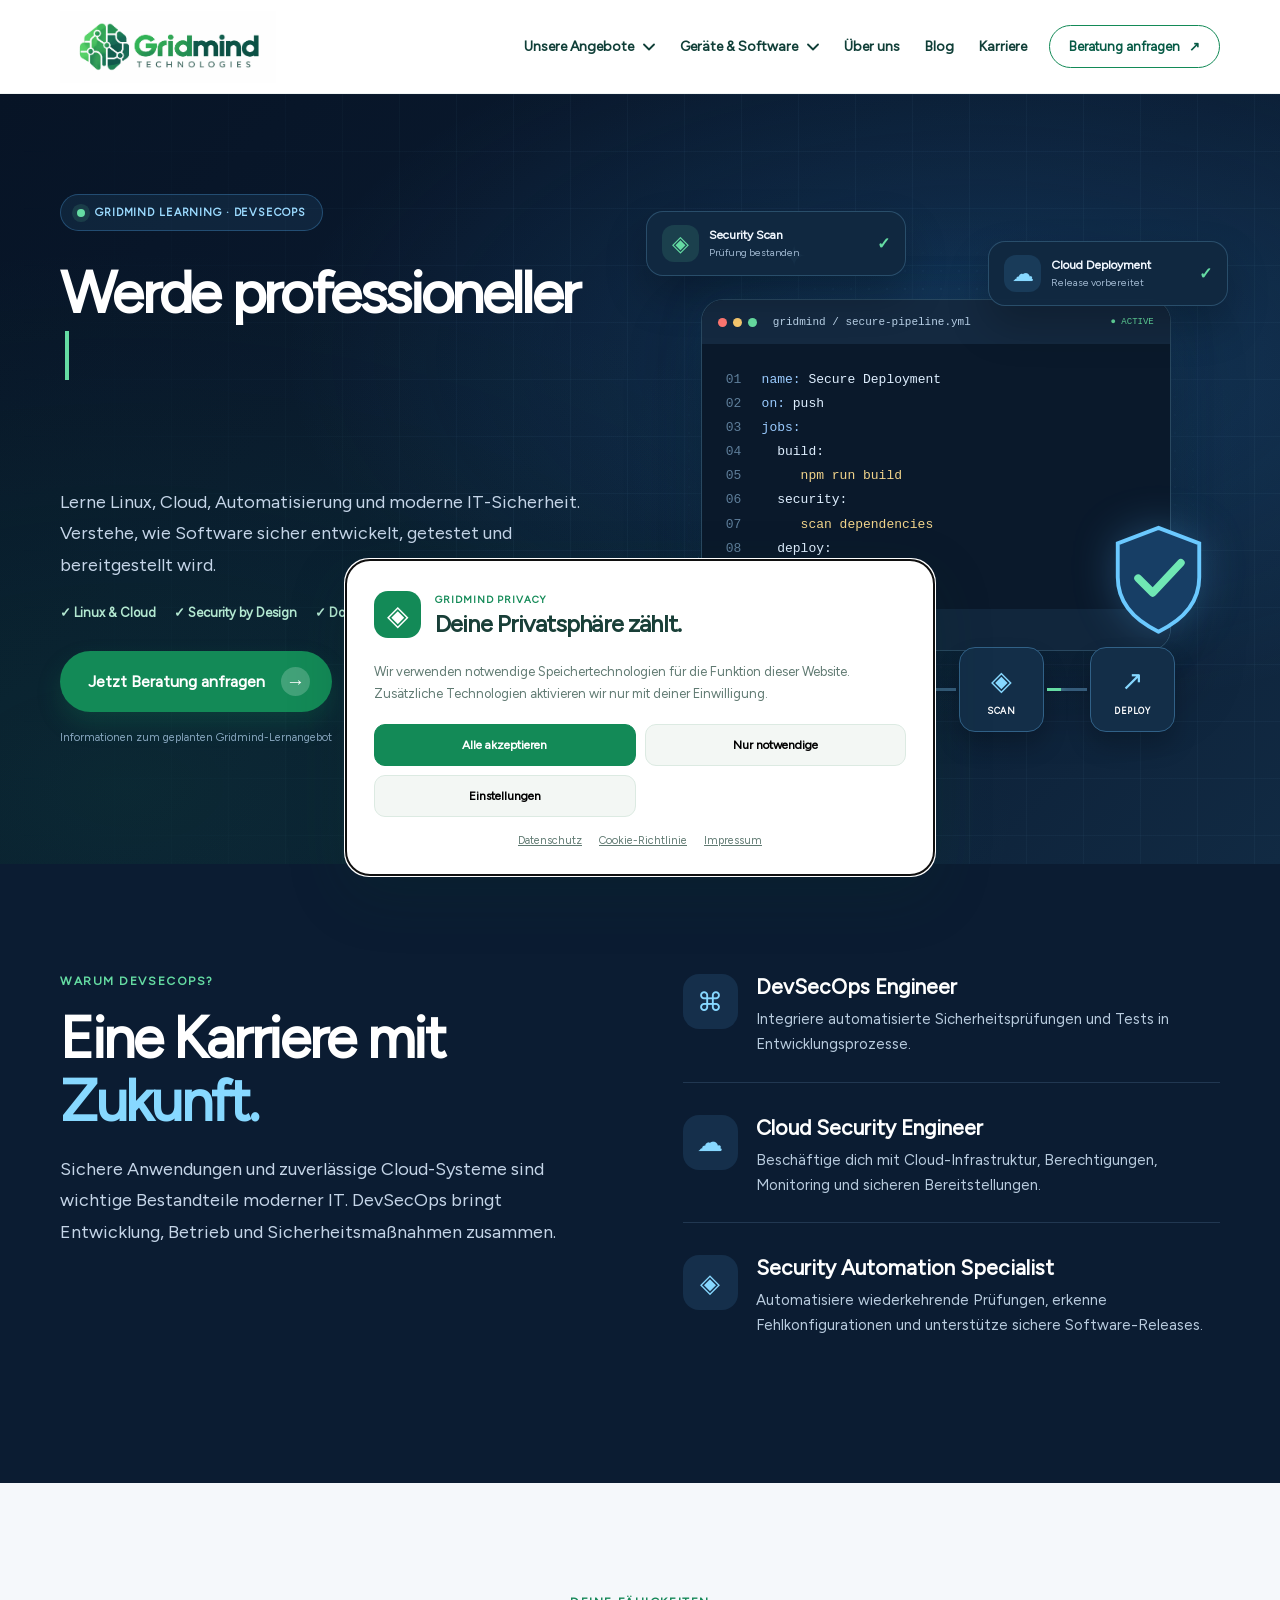
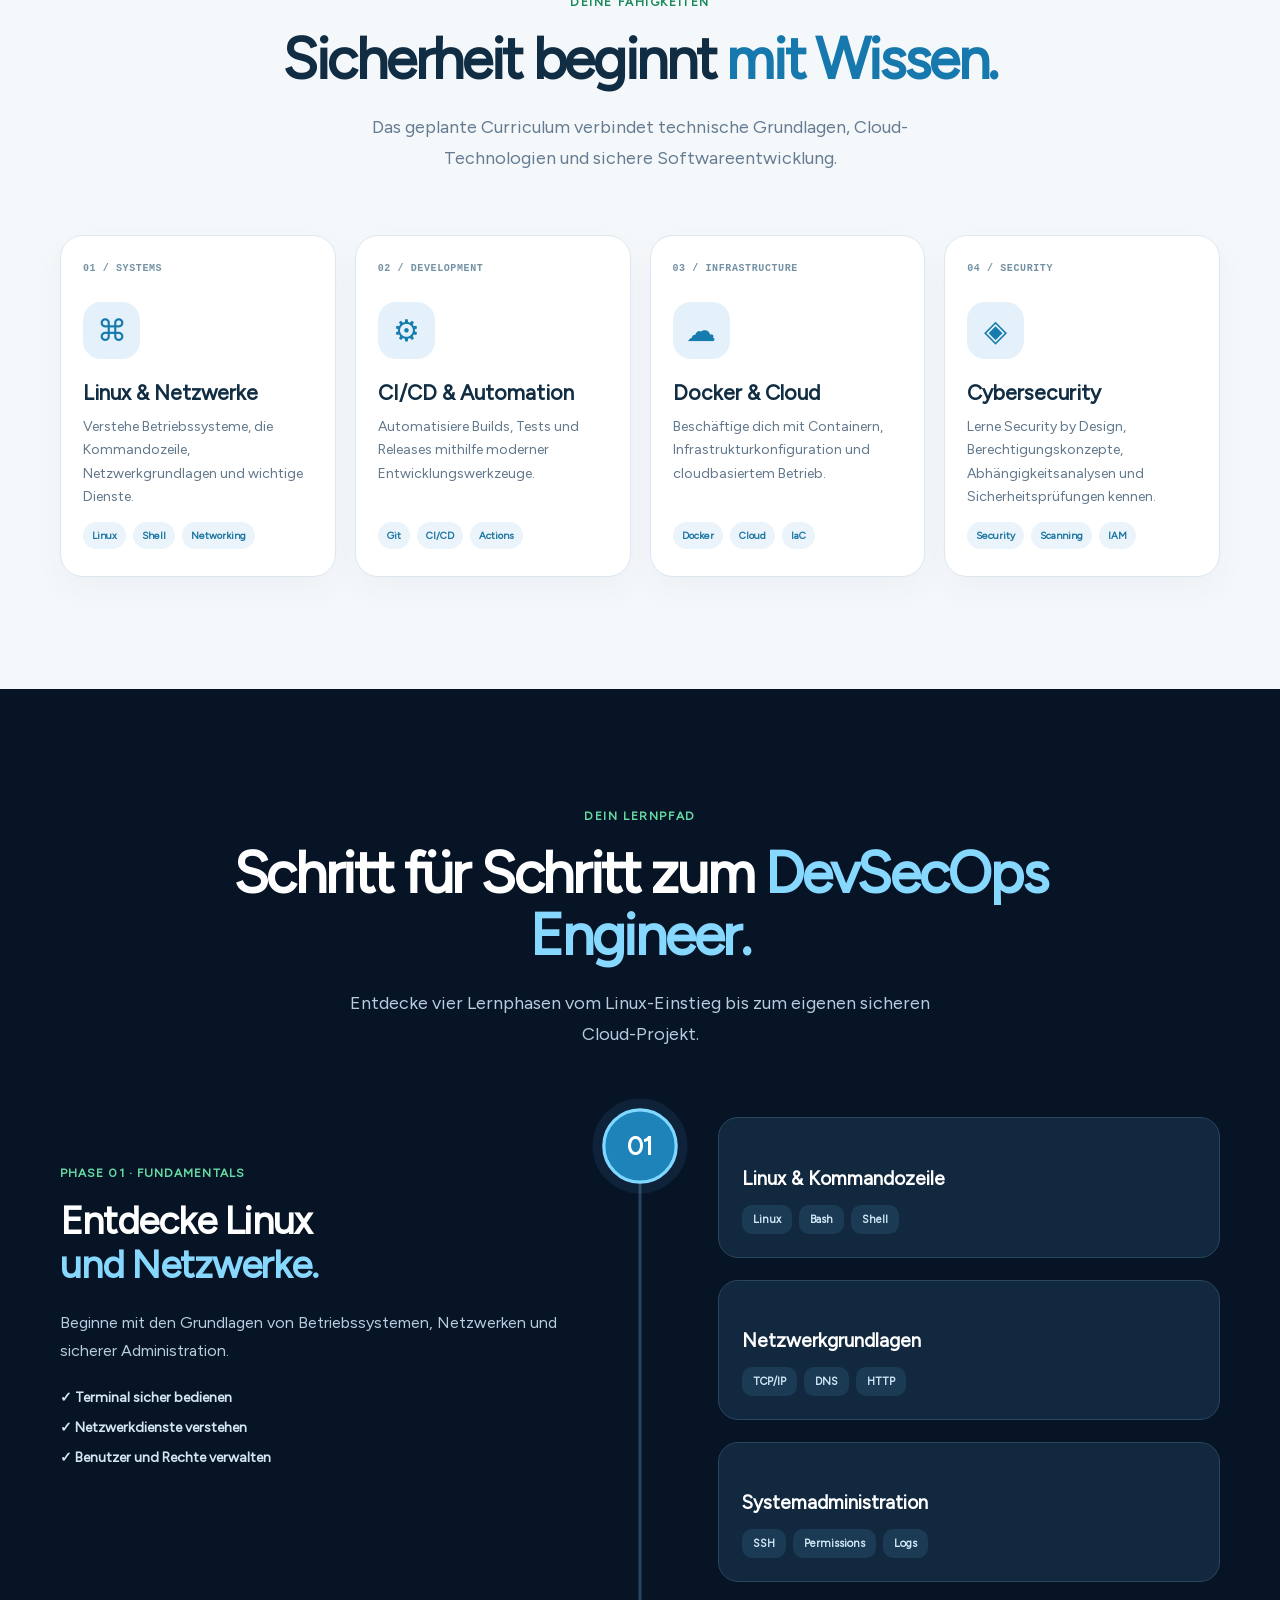
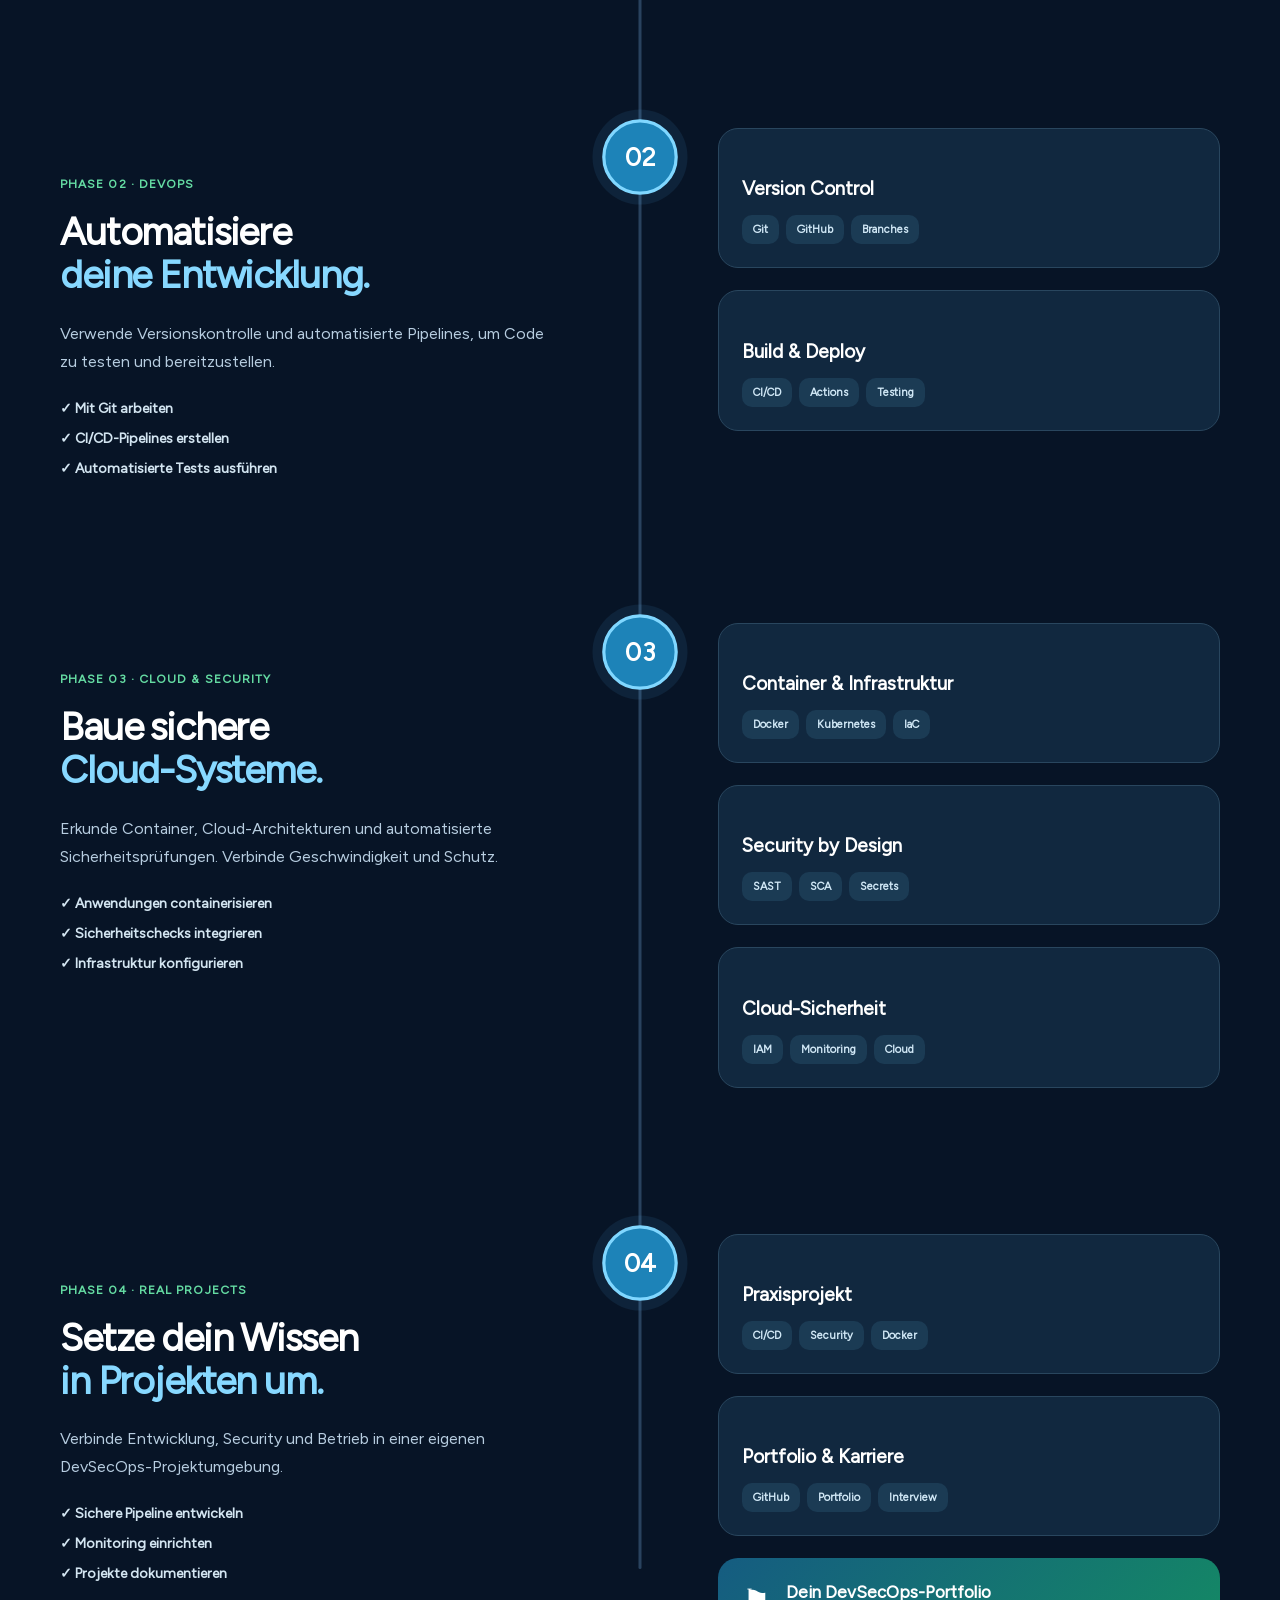
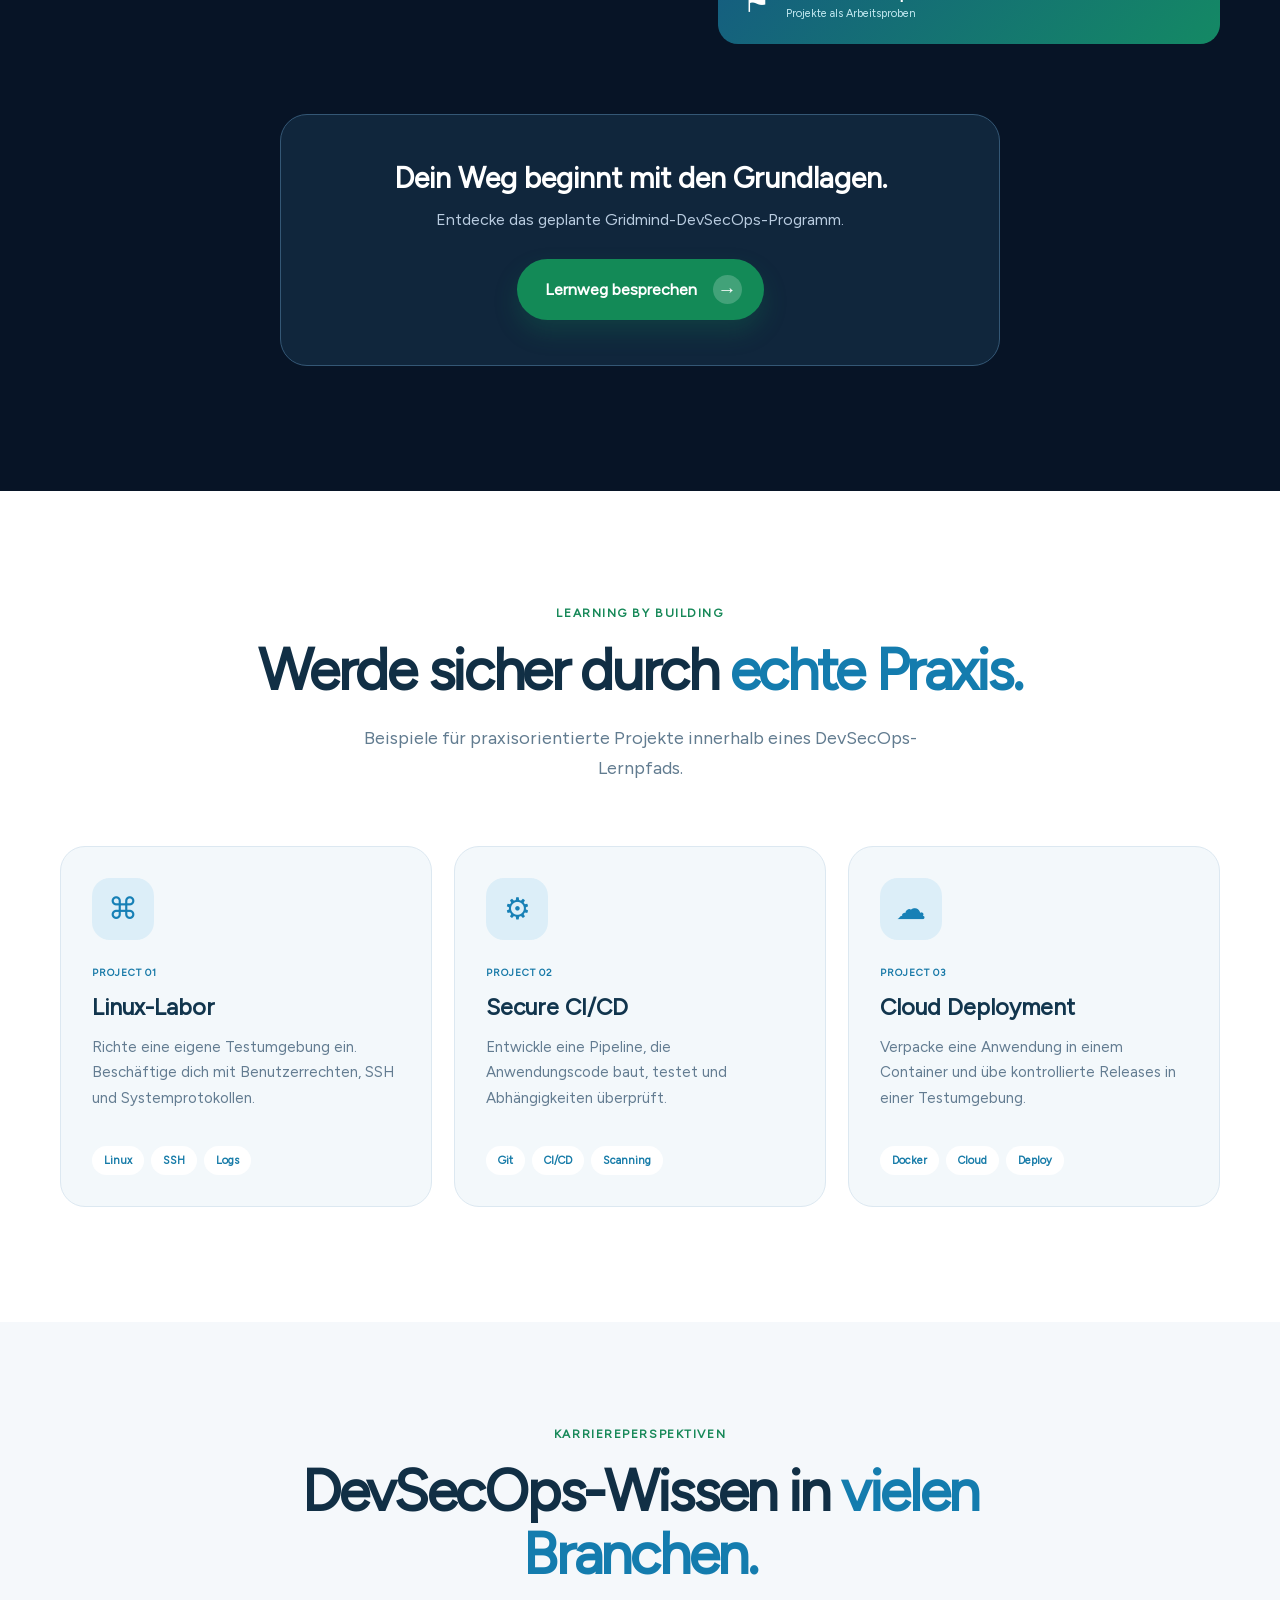
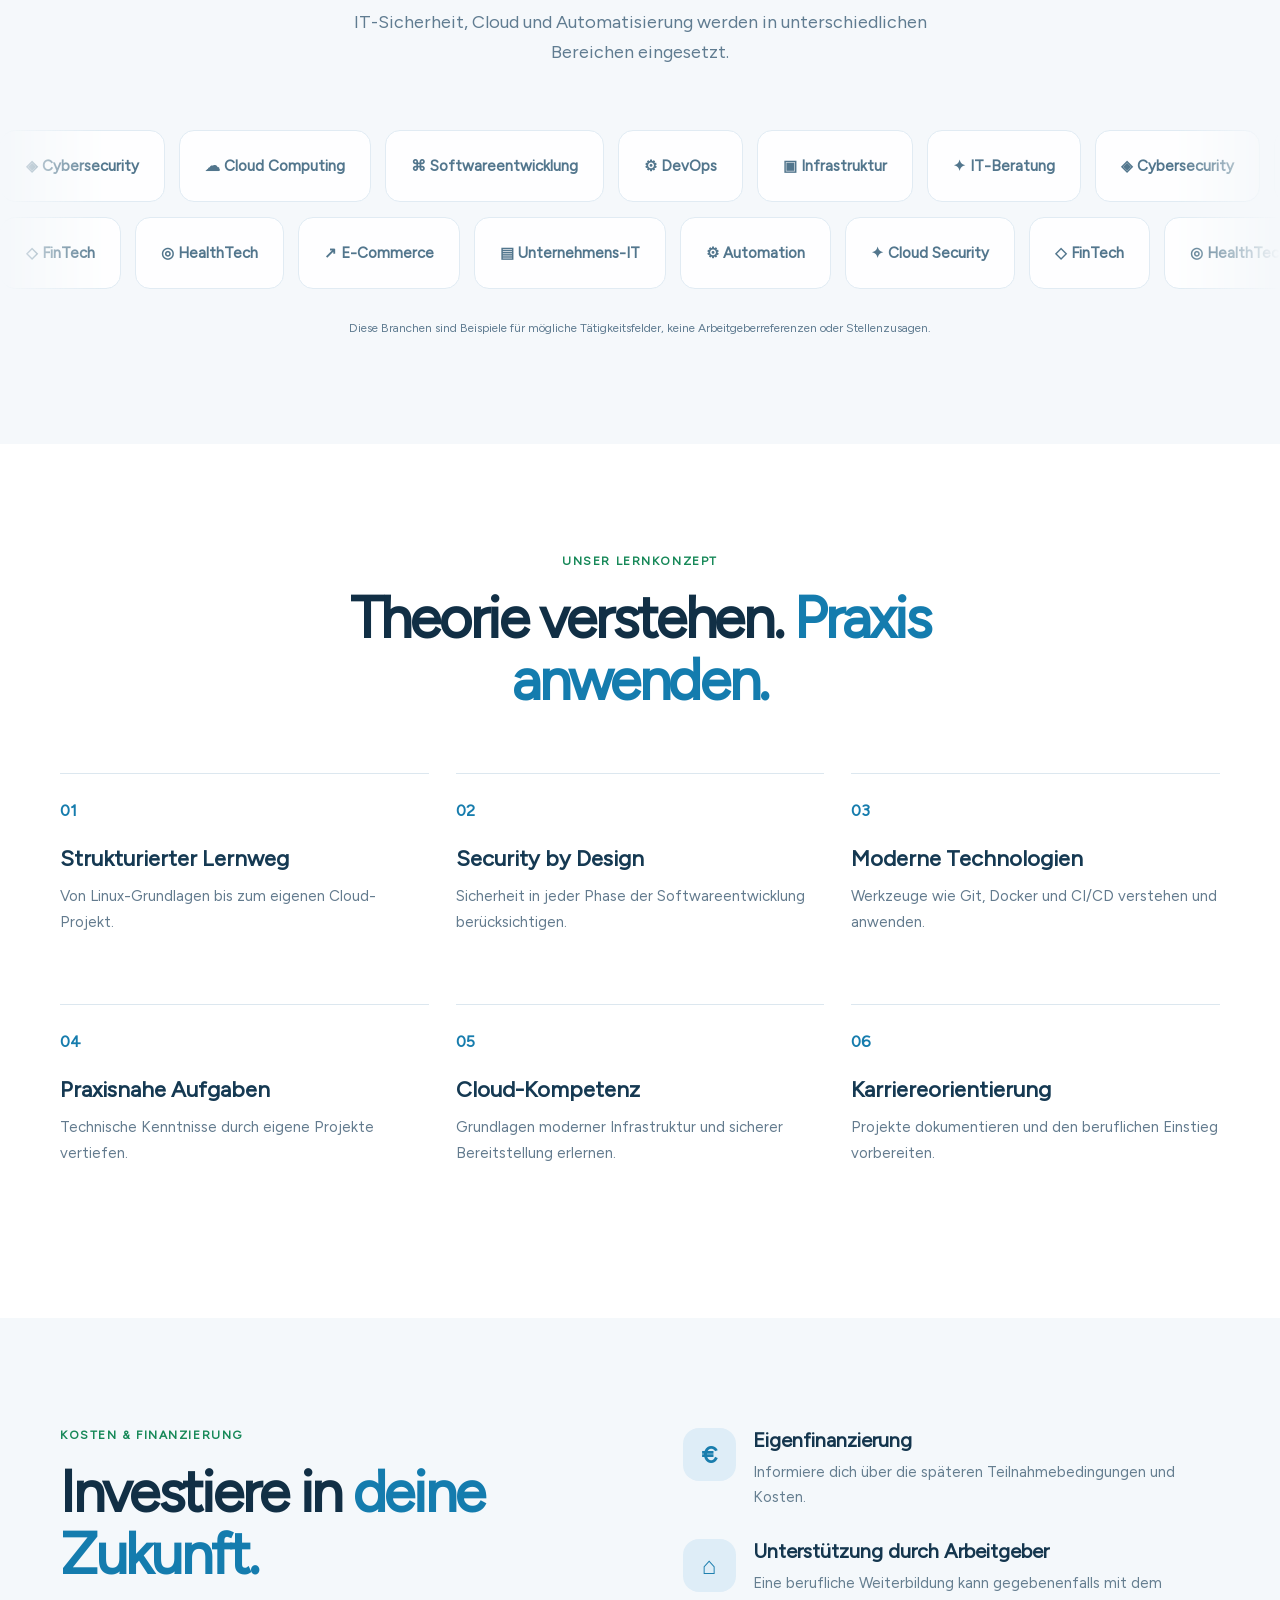
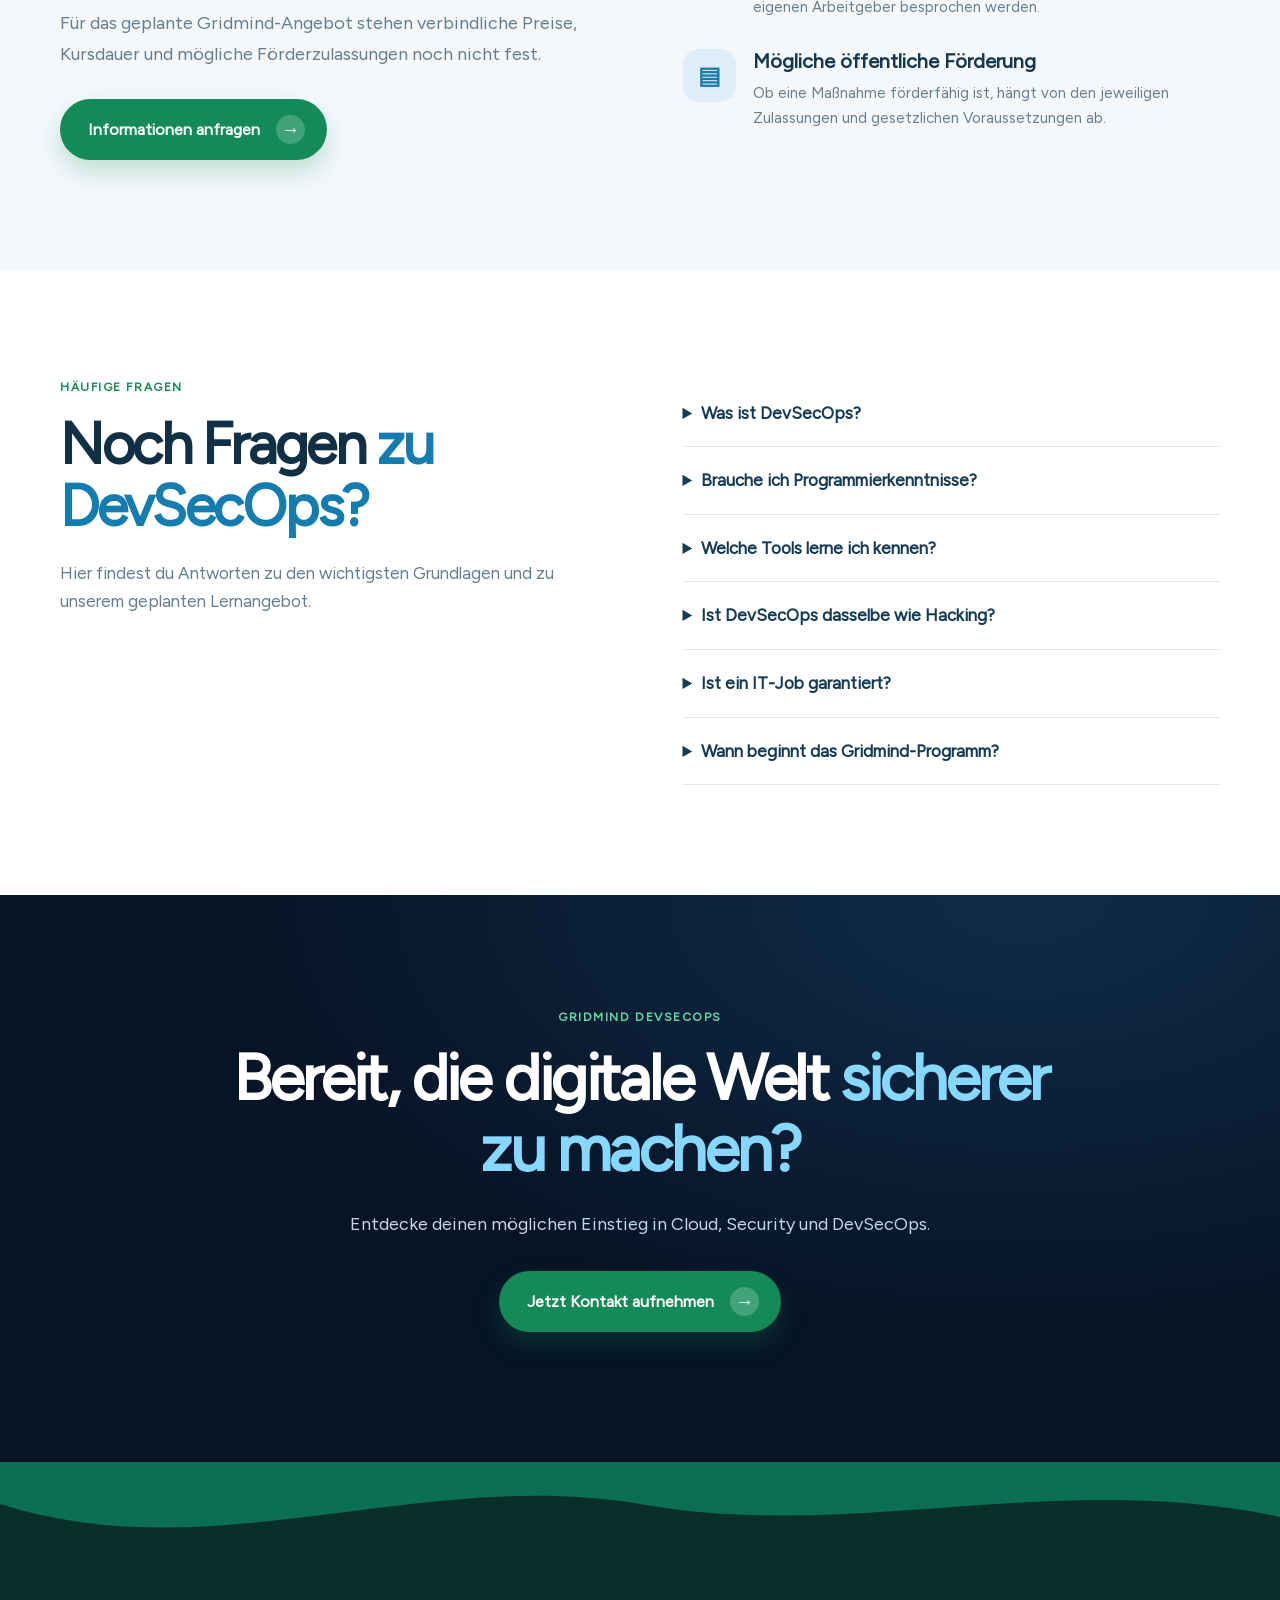
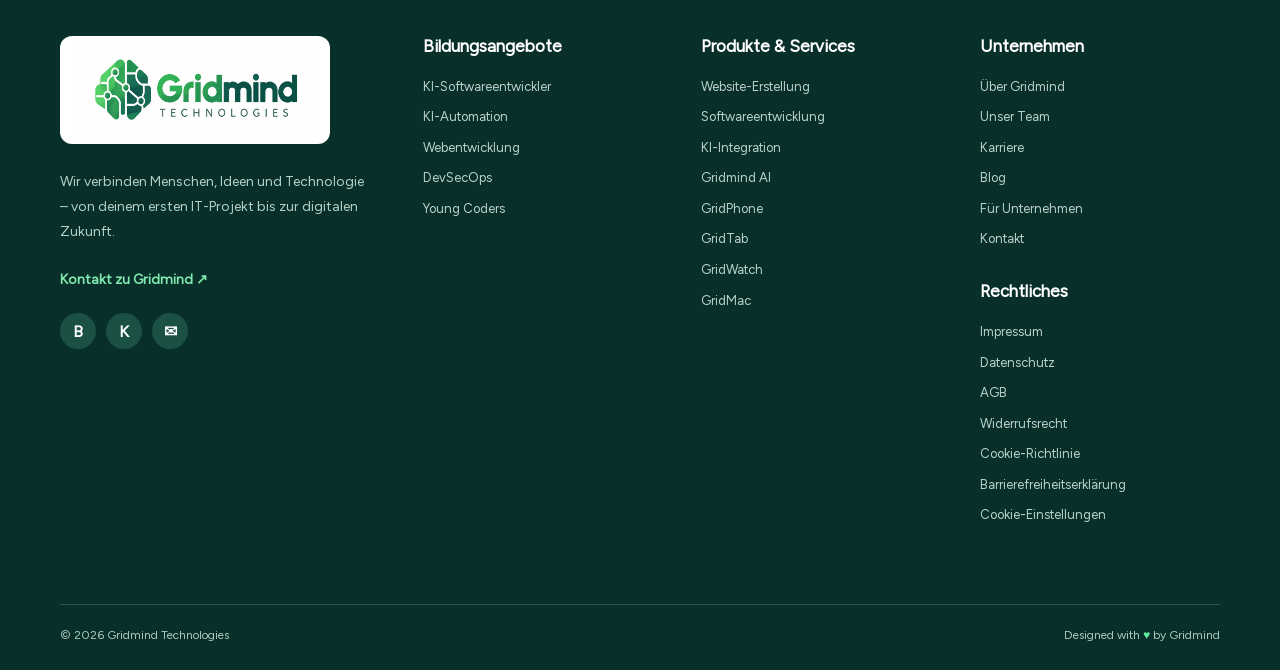
<file: bildungsangebote/devsecops.html>
<!DOCTYPE html>
<html lang="de">
<head>
  <meta charset="UTF-8">
  <meta name="viewport" content="width=device-width, initial-scale=1">
  <meta name="theme-color" content="#08182c">
  <meta name="description" content="DevSecOps bei Gridmind Technologies: Linux, Cloud, IT-Sicherheit, Docker, CI/CD und sichere Softwareentwicklung kennenlernen.">
  <title>DevSecOps Engineer | Gridmind Technologies</title>

  <link rel="icon" type="image/png" href="../assets/logo-icon.png">
  <link rel="stylesheet" href="../css/figtree.css">
  <link rel="stylesheet" href="../css/style.css">
  <link rel="stylesheet" href="../css/devsecops.css">

  <script src="../js/main.js" defer></script>
</head>

<body class="gridmind-devsecops">

<a class="skip-link" href="#main-content">
  Zum Hauptinhalt
</a>

<!-- ==========================================
     GRIDMIND HEADER
     Identische Struktur zu den Bildungsseiten
     ========================================== -->

<header class="site-header" id="site-header">
  <div class="container header-inner">

    <a class="brand" href="../index.html"
       aria-label="Gridmind Technologies – Startseite">
      <img
        src="../assets/logo.png"
        width="280"
        height="94"
        alt="Gridmind Technologies">
    </a>

    <nav class="desktop-nav" aria-label="Hauptnavigation">

      <div class="nav-group">
        <button class="nav-trigger" type="button"
                aria-expanded="false"
                aria-controls="nav-offers">
          Unsere Angebote
          <svg viewBox="0 0 12 8"
               width="12" height="8"
               fill="none" aria-hidden="true">
            <path d="M1 1.5L6 6.5L11 1.5"
                  stroke="currentColor"
                  stroke-width="1.8"
                  stroke-linecap="round"
                  stroke-linejoin="round"/>
          </svg>
        </button>

        <div class="nav-dropdown" id="nav-offers">
          <span class="dropdown-title">
            Ausbildung & Karriere
          </span>

          <a href="../bildungsangebote/ki-softwareentwickler.html">
            KI-Softwareentwickler
          </a>

          <a href="../bildungsangebote/ki-automation.html">
            KI-Automation
          </a>

          <a href="../bildungsangebote/webentwicklung.html">
            Webentwicklung
          </a>

          <a href="../bildungsangebote/devsecops.html"
             aria-current="page">
            DevSecOps
          </a>

          <a href="../bildungsangebote/young-coders.html">
            Young Coders
          </a>

          <span class="dropdown-title">
            Digitale Dienstleistungen
          </span>

          <a href="../services/websites.html">
            Websites erstellen lassen
          </a>

          <a href="../services/softwareentwicklung.html">
            Softwareentwicklung
          </a>

          <a href="../services/ki-integration.html">
            KI-Integration
          </a>
        </div>
      </div>

      <div class="nav-group">
        <button class="nav-trigger" type="button"
                aria-expanded="false"
                aria-controls="nav-devices">
          Geräte & Software
          <svg viewBox="0 0 12 8"
               width="12" height="8"
               fill="none" aria-hidden="true">
            <path d="M1 1.5L6 6.5L11 1.5"
                  stroke="currentColor"
                  stroke-width="1.8"
                  stroke-linecap="round"
                  stroke-linejoin="round"/>
          </svg>
        </button>

        <div class="nav-dropdown" id="nav-devices">
          <a href="../produkte/gridphone.html">GridPhone</a>
          <a href="../produkte/gridtab.html">GridTab</a>
          <a href="../produkte/gridwatch.html">GridWatch</a>
          <a href="../produkte/gridmac.html">GridMac</a>
          <a href="../produkte/gridmind-ai.html">Gridmind AI</a>
        </div>
      </div>

      <a href="../unternehmen/ueber-uns.html">Über uns</a>
      <a href="../unternehmen/blog.html">Blog</a>
      <a href="../unternehmen/karriere.html">Karriere</a>
    </nav>

    <div class="header-actions">
      <a href="../unternehmen/kontakt.html"
         class="header-cta">
        Beratung anfragen
        <span aria-hidden="true">↗</span>
      </a>

      <button
        class="hamburger"
        id="hamburger"
        type="button"
        aria-label="Menü öffnen"
        aria-controls="mobile-menu"
        aria-expanded="false">
        <span></span>
        <span></span>
        <span></span>
      </button>
    </div>
  </div>

  <nav class="mobile-menu" id="mobile-menu"
       aria-label="Mobiles Menü" inert>
    <div class="mobile-menu-inner">

      <a href="../index.html">Startseite</a>

      <details>
        <summary>Bildungsangebote</summary>
        <div class="mobile-submenu">
          <a href="../bildungsangebote/ki-softwareentwickler.html">
            KI-Softwareentwickler
          </a>
          <a href="../bildungsangebote/ki-automation.html">
            KI-Automation
          </a>
          <a href="../bildungsangebote/webentwicklung.html">
            Webentwicklung
          </a>
          <a href="../bildungsangebote/devsecops.html"
             aria-current="page">
            DevSecOps
          </a>
          <a href="../bildungsangebote/young-coders.html">
            Young Coders
          </a>
        </div>
      </details>

      <details>
        <summary>Websites & Software</summary>
        <div class="mobile-submenu">
          <a href="../services/websites.html">Website-Erstellung</a>
          <a href="../services/softwareentwicklung.html">
            Softwareentwicklung
          </a>
          <a href="../services/ki-integration.html">KI-Integration</a>
        </div>
      </details>

      <details>
        <summary>Grid-Geräte</summary>
        <div class="mobile-submenu">
          <a href="../produkte/gridphone.html">GridPhone</a>
          <a href="../produkte/gridtab.html">GridTab</a>
          <a href="../produkte/gridwatch.html">GridWatch</a>
          <a href="../produkte/gridmac.html">GridMac</a>
          <a href="../produkte/gridmind-ai.html">Gridmind AI</a>
        </div>
      </details>

      <a href="../unternehmen/ueber-uns.html">Über uns</a>
      <a href="../unternehmen/blog.html">Blog</a>
      <a href="../unternehmen/karriere.html">Karriere</a>
      <a href="../unternehmen/kontakt.html">Kontakt</a>

      <a href="../unternehmen/kontakt.html"
         class="mobile-cta">
        Beratung anfragen →
      </a>
    </div>
  </nav>
</header>

<main id="main-content">

  <!-- ==========================================
       HERO – DARK BLUE / TYPEWRITER
       ========================================== -->

  <section class="sec-hero" aria-labelledby="sec-hero-title">
    <div class="container sec-hero-layout">

      <div class="sec-hero-copy">

        <span class="sec-kicker">
          <span class="sec-live-dot"></span>
          GRIDMIND LEARNING · DEVSECOPS
        </span>

        <h1 id="sec-hero-title">
          Werde professioneller
          <span class="sec-typewriter-line">
            <span
              id="sec-typewriter"
              class="sec-typewriter"
              aria-hidden="true">IT-Security Experte</span>
            <span class="sec-type-cursor"
                  aria-hidden="true"></span>
          </span>
        </h1>

        <p class="sec-typewriter-accessible">
          Entdecke die Berufsfelder IT-Security Experte,
          Cloud Engineer und DevSecOps Specialist.
        </p>

        <p class="sec-hero-description">
          Lerne Linux, Cloud, Automatisierung und
          moderne IT-Sicherheit. Verstehe, wie
          Software sicher entwickelt, getestet
          und bereitgestellt wird.
        </p>

        <div class="sec-hero-features">
          <span>✓ Linux & Cloud</span>
          <span>✓ Security by Design</span>
          <span>✓ Docker & CI/CD</span>
        </div>

        <a href="../unternehmen/kontakt.html"
           class="btn btn-primary hero-button sec-primary-button">
          Jetzt Beratung anfragen
          <span class="arrow-circle"
                aria-hidden="true">→</span>
        </a>

        <div class="sec-hero-small-note">
          Informationen zum geplanten Gridmind-Lernangebot
        </div>
      </div>

      <!-- ANIMIERTE DEVSECOPS-VISUALISIERUNG -->

      <div class="sec-hero-art"
           aria-label="Illustration einer sicheren CI/CD-Pipeline">

        <div class="sec-art-glow"></div>

        <div class="sec-art-grid" aria-hidden="true"></div>

        <!-- ZENTRALES TERMINAL -->

        <div class="sec-terminal sec-float-terminal">

          <div class="sec-terminal-top">
            <div class="sec-window-dots" aria-hidden="true">
              <i></i><i></i><i></i>
            </div>
            <span>gridmind / secure-pipeline.yml</span>
            <small>● ACTIVE</small>
          </div>

          <div class="sec-terminal-body">
            <div>
              <span class="sec-code-number">01</span>
              <span class="sec-code-blue">name:</span>
              Secure Deployment
            </div>

            <div>
              <span class="sec-code-number">02</span>
              <span class="sec-code-blue">on:</span>
              push
            </div>

            <div>
              <span class="sec-code-number">03</span>
              <span class="sec-code-blue">jobs:</span>
            </div>

            <div>
              <span class="sec-code-number">04</span>
              &nbsp;&nbsp;build:
            </div>

            <div>
              <span class="sec-code-number">05</span>
              &nbsp;&nbsp;&nbsp;&nbsp;
              <span class="sec-code-gold">npm run build</span>
            </div>

            <div>
              <span class="sec-code-number">06</span>
              &nbsp;&nbsp;security:
            </div>

            <div>
              <span class="sec-code-number">07</span>
              &nbsp;&nbsp;&nbsp;&nbsp;
              <span class="sec-code-gold">scan dependencies</span>
            </div>

            <div>
              <span class="sec-code-number">08</span>
              &nbsp;&nbsp;deploy:
            </div>

            <div>
              <span class="sec-code-number">09</span>
              &nbsp;&nbsp;&nbsp;&nbsp;
              <span class="sec-code-green">production ✓</span>
            </div>
          </div>

          <div class="sec-terminal-result">
            <span>✓</span>
            åPipeline erfolgreich
            <i></i>
          </div>
        </div>

        <!-- SECURITY-KARTE -->

        <div class="sec-floating-card sec-scan-card">
          <span class="sec-floating-icon">◈</span>
          <div>
            <strong>Security Scan</strong>
            <small>Prüfung bestanden</small>
          </div>
          <span class="sec-card-check">✓</span>
        </div>

        <!-- CLOUD-KARTE -->

        <div class="sec-floating-card sec-cloud-card">
          <span class="sec-floating-icon sec-blue-icon">☁</span>
          <div>
            <strong>Cloud Deployment</strong>
            <small>Release vorbereitet</small>
          </div>
          <span class="sec-card-check">✓</span>
        </div>

        <!-- GROSSES SCHILD -->

        <div class="sec-shield">
          <svg viewBox="0 0 100 116"
               aria-hidden="true"
               fill="none">
            <path
              d="M50 4L92 20V55C92 81 75 99 50 111C25 99 8 81 8 55V20L50 4Z"
              fill="#173E65"
              stroke="#6BC9FF"
              stroke-width="4"/>
            <path
              d="M29 56L44 71L73 40"
              stroke="#70E7B4"
              stroke-width="8"
              stroke-linecap="round"
              stroke-linejoin="round"/>
          </svg>
        </div>

        <!-- PIPELINE -->

        <div class="sec-pipeline">
          <div class="sec-pipeline-node">
            <span>⌘</span>
            <strong>CODE</strong>
          </div>

          <div class="sec-pipeline-connector">
            <i></i>
          </div>

          <div class="sec-pipeline-node">
            <span>⚙</span>
            <strong>BUILD</strong>
          </div>

          <div class="sec-pipeline-connector">
            <i></i>
          </div>

          <div class="sec-pipeline-node">
            <span>◈</span>
            <strong>SCAN</strong>
          </div>

          <div class="sec-pipeline-connector">
            <i></i>
          </div>

          <div class="sec-pipeline-node">
            <span>↗</span>
            <strong>DEPLOY</strong>
          </div>
        </div>

        <span class="sec-star sec-star-one" aria-hidden="true">✦</span>
        <span class="sec-star sec-star-two" aria-hidden="true">✧</span>
        <span class="sec-star sec-star-three" aria-hidden="true">✦</span>
      </div>
    </div>
  </section>

  <!-- ==========================================
       WARUM DEVSECOPS?
       ========================================== -->

  <section class="sec-why" id="warum-devsecops">
    <div class="container sec-two-columns">

      <div>
        <span class="sec-label">WARUM DEVSECOPS?</span>

        <h2>
          Eine Karriere mit
          <em>Zukunft.</em>
        </h2>

        <p class="sec-lead">
          Sichere Anwendungen und zuverlässige
          Cloud-Systeme sind wichtige Bestandteile
          moderner IT. DevSecOps bringt Entwicklung,
          Betrieb und Sicherheitsmaßnahmen zusammen.
        </p>
      </div>

      <div class="sec-why-list">

        <article>
          <span class="sec-why-icon">⌘</span>
          <div>
            <h3>DevSecOps Engineer</h3>
            <p>
              Integriere automatisierte Sicherheitsprüfungen
              und Tests in Entwicklungsprozesse.
            </p>
          </div>
        </article>

        <article>
          <span class="sec-why-icon">☁</span>
          <div>
            <h3>Cloud Security Engineer</h3>
            <p>
              Beschäftige dich mit Cloud-Infrastruktur,
              Berechtigungen, Monitoring und sicheren
              Bereitstellungen.
            </p>
          </div>
        </article>

        <article>
          <span class="sec-why-icon">◈</span>
          <div>
            <h3>Security Automation Specialist</h3>
            <p>
              Automatisiere wiederkehrende Prüfungen,
              erkenne Fehlkonfigurationen und unterstütze
              sichere Software-Releases.
            </p>
          </div>
        </article>
      </div>
    </div>
  </section>

  <!-- ==========================================
       LERNINHALTE – VIER KARTEN
       ========================================== -->

  <section class="sec-skills">
    <div class="container">

      <div class="sec-section-heading">
        <span class="sec-label">DEINE FÄHIGKEITEN</span>
        <h2>
          Sicherheit beginnt
          <em>mit Wissen.</em>
        </h2>
        <p>
          Das geplante Curriculum verbindet technische
          Grundlagen, Cloud-Technologien und
          sichere Softwareentwicklung.
        </p>
      </div>

      <div class="sec-skill-grid">

        <article class="sec-skill-card">
          <span class="sec-skill-index">01 / SYSTEMS</span>
          <span class="sec-skill-symbol">⌘</span>
          <h3>Linux & Netzwerke</h3>
          <p>
            Verstehe Betriebssysteme, die Kommandozeile,
            Netzwerkgrundlagen und wichtige Dienste.
          </p>
          <div class="sec-skill-tags">
            <span>Linux</span>
            <span>Shell</span>
            <span>Networking</span>
          </div>
        </article>

        <article class="sec-skill-card">
          <span class="sec-skill-index">02 / DEVELOPMENT</span>
          <span class="sec-skill-symbol">⚙</span>
          <h3>CI/CD & Automation</h3>
          <p>
            Automatisiere Builds, Tests und Releases
            mithilfe moderner Entwicklungswerkzeuge.
          </p>
          <div class="sec-skill-tags">
            <span>Git</span>
            <span>CI/CD</span>
            <span>Actions</span>
          </div>
        </article>

        <article class="sec-skill-card">
          <span class="sec-skill-index">03 / INFRASTRUCTURE</span>
          <span class="sec-skill-symbol">☁</span>
          <h3>Docker & Cloud</h3>
          <p>
            Beschäftige dich mit Containern,
            Infrastrukturkonfiguration und
            cloudbasiertem Betrieb.
          </p>
          <div class="sec-skill-tags">
            <span>Docker</span>
            <span>Cloud</span>
            <span>IaC</span>
          </div>
        </article>

        <article class="sec-skill-card">
          <span class="sec-skill-index">04 / SECURITY</span>
          <span class="sec-skill-symbol">◈</span>
          <h3>Cybersecurity</h3>
          <p>
            Lerne Security by Design,
            Berechtigungskonzepte, Abhängigkeitsanalysen
            und Sicherheitsprüfungen kennen.
          </p>
          <div class="sec-skill-tags">
            <span>Security</span>
            <span>Scanning</span>
            <span>IAM</span>
          </div>
        </article>
      </div>
    </div>
  </section>

  <!-- ==========================================
       ANIMIERTE LERNPFAD-TIMELINE
       ========================================== -->

  <section class="sec-roadmap" id="lernweg">
    <div class="container">

      <div class="sec-section-heading">
        <span class="sec-label">DEIN LERNPFAD</span>

        <h2>
          Schritt für Schritt zum
          <em>DevSecOps Engineer.</em>
        </h2>

        <p>
          Entdecke vier Lernphasen vom
          Linux-Einstieg bis zum eigenen
          sicheren Cloud-Projekt.
        </p>
      </div>

      <div class="sec-roadmap-track">

        <div class="sec-roadmap-line" aria-hidden="true">
          <div class="sec-roadmap-line-progress"></div>
        </div>

        <!-- PHASE 1 -->

        <article class="sec-phase">
          <div class="sec-phase-copy">
            <span class="sec-phase-kicker">PHASE 01 · FUNDAMENTALS</span>

            <h3>
              Entdecke Linux
              <em>und Netzwerke.</em>
            </h3>

            <p>
              Beginne mit den Grundlagen von
              Betriebssystemen, Netzwerken
              und sicherer Administration.
            </p>

            <div class="sec-phase-checks">
              <span>✓ Terminal sicher bedienen</span>
              <span>✓ Netzwerkdienste verstehen</span>
              <span>✓ Benutzer und Rechte verwalten</span>
            </div>
          </div>

          <div class="sec-phase-marker">01</div>

          <div class="sec-phase-modules">
            <div class="sec-module">
              <h4>Linux & Kommandozeile</h4>
              <div class="sec-module-tags">
                <span>Linux</span>
                <span>Bash</span>
                <span>Shell</span>
              </div>
            </div>

            <div class="sec-module">
              <h4>Netzwerkgrundlagen</h4>
              <div class="sec-module-tags">
                <span>TCP/IP</span>
                <span>DNS</span>
                <span>HTTP</span>
              </div>
            </div>

            <div class="sec-module">
              <h4>Systemadministration</h4>
              <div class="sec-module-tags">
                <span>SSH</span>
                <span>Permissions</span>
                <span>Logs</span>
              </div>
            </div>
          </div>
        </article>

        <!-- PHASE 2 -->

        <article class="sec-phase">
          <div class="sec-phase-copy">
            <span class="sec-phase-kicker">PHASE 02 · DEVOPS</span>

            <h3>
              Automatisiere
              <em>deine Entwicklung.</em>
            </h3>

            <p>
              Verwende Versionskontrolle und
              automatisierte Pipelines,
              um Code zu testen und bereitzustellen.
            </p>

            <div class="sec-phase-checks">
              <span>✓ Mit Git arbeiten</span>
              <span>✓ CI/CD-Pipelines erstellen</span>
              <span>✓ Automatisierte Tests ausführen</span>
            </div>
          </div>

          <div class="sec-phase-marker">02</div>

          <div class="sec-phase-modules">
            <div class="sec-module">
              <h4>Version Control</h4>
              <div class="sec-module-tags">
                <span>Git</span>
                <span>GitHub</span>
                <span>Branches</span>
              </div>
            </div>

            <div class="sec-module">
              <h4>Build & Deploy</h4>
              <div class="sec-module-tags">
                <span>CI/CD</span>
                <span>Actions</span>
                <span>Testing</span>
              </div>
            </div>
          </div>
        </article>

        <!-- PHASE 3 -->

        <article class="sec-phase">
          <div class="sec-phase-copy">
            <span class="sec-phase-kicker">PHASE 03 · CLOUD & SECURITY</span>

            <h3>
              Baue sichere
              <em>Cloud-Systeme.</em>
            </h3>

            <p>
              Erkunde Container, Cloud-Architekturen
              und automatisierte Sicherheitsprüfungen.
              Verbinde Geschwindigkeit und Schutz.
            </p>

            <div class="sec-phase-checks">
              <span>✓ Anwendungen containerisieren</span>
              <span>✓ Sicherheitschecks integrieren</span>
              <span>✓ Infrastruktur konfigurieren</span>
            </div>
          </div>

          <div class="sec-phase-marker">03</div>

          <div class="sec-phase-modules">
            <div class="sec-module">
              <h4>Container & Infrastruktur</h4>
              <div class="sec-module-tags">
                <span>Docker</span>
                <span>Kubernetes</span>
                <span>IaC</span>
              </div>
            </div>

            <div class="sec-module">
              <h4>Security by Design</h4>
              <div class="sec-module-tags">
                <span>SAST</span>
                <span>SCA</span>
                <span>Secrets</span>
              </div>
            </div>

            <div class="sec-module">
              <h4>Cloud-Sicherheit</h4>
              <div class="sec-module-tags">
                <span>IAM</span>
                <span>Monitoring</span>
                <span>Cloud</span>
              </div>
            </div>
          </div>
        </article>

        <!-- PHASE 4 -->

        <article class="sec-phase sec-phase-last">
          <div class="sec-phase-copy">
            <span class="sec-phase-kicker">PHASE 04 · REAL PROJECTS</span>

            <h3>
              Setze dein Wissen
              <em>in Projekten um.</em>
            </h3>

            <p>
              Verbinde Entwicklung, Security
              und Betrieb in einer eigenen
              DevSecOps-Projektumgebung.
            </p>

            <div class="sec-phase-checks">
              <span>✓ Sichere Pipeline entwickeln</span>
              <span>✓ Monitoring einrichten</span>
              <span>✓ Projekte dokumentieren</span>
            </div>
          </div>

          <div class="sec-phase-marker">04</div>

          <div class="sec-phase-modules">
            <div class="sec-module">
              <h4>Praxisprojekt</h4>
              <div class="sec-module-tags">
                <span>CI/CD</span>
                <span>Security</span>
                <span>Docker</span>
              </div>
            </div>

            <div class="sec-module">
              <h4>Portfolio & Karriere</h4>
              <div class="sec-module-tags">
                <span>GitHub</span>
                <span>Portfolio</span>
                <span>Interview</span>
              </div>
            </div>

            <div class="sec-finish-card">
              <span>⚑</span>
              <div>
                <strong>Dein DevSecOps-Portfolio</strong>
                <small>Projekte als Arbeitsproben</small>
              </div>
            </div>
          </div>
        </article>

      </div>

      <div class="sec-roadmap-cta">
        <h3>Dein Weg beginnt mit den Grundlagen.</h3>
        <p>Entdecke das geplante Gridmind-DevSecOps-Programm.</p>

        <a href="../unternehmen/kontakt.html"
           class="btn btn-primary hero-button">
          Lernweg besprechen
          <span class="arrow-circle" aria-hidden="true">→</span>
        </a>
      </div>
    </div>
  </section>

  <!-- ==========================================
       PRAXISPROJEKTE
       ========================================== -->

  <section class="sec-projects">
    <div class="container">

      <div class="sec-section-heading">
        <span class="sec-label">LEARNING BY BUILDING</span>
        <h2>
          Werde sicher durch
          <em>echte Praxis.</em>
        </h2>
        <p>
          Beispiele für praxisorientierte Projekte
          innerhalb eines DevSecOps-Lernpfads.
        </p>
      </div>

      <div class="sec-project-grid">

        <article class="sec-project-card">
          <span class="sec-project-icon">⌘</span>
          <span class="sec-project-index">PROJECT 01</span>
          <h3>Linux-Labor</h3>
          <p>
            Richte eine eigene Testumgebung ein.
            Beschäftige dich mit Benutzerrechten,
            SSH und Systemprotokollen.
          </p>
          <div class="sec-project-tags">
            <span>Linux</span>
            <span>SSH</span>
            <span>Logs</span>
          </div>
        </article>

        <article class="sec-project-card">
          <span class="sec-project-icon">⚙</span>
          <span class="sec-project-index">PROJECT 02</span>
          <h3>Secure CI/CD</h3>
          <p>
            Entwickle eine Pipeline, die
            Anwendungscode baut, testet und
            Abhängigkeiten überprüft.
          </p>
          <div class="sec-project-tags">
            <span>Git</span>
            <span>CI/CD</span>
            <span>Scanning</span>
          </div>
        </article>

        <article class="sec-project-card">
          <span class="sec-project-icon">☁</span>
          <span class="sec-project-index">PROJECT 03</span>
          <h3>Cloud Deployment</h3>
          <p>
            Verpacke eine Anwendung in einem
            Container und übe kontrollierte
            Releases in einer Testumgebung.
          </p>
          <div class="sec-project-tags">
            <span>Docker</span>
            <span>Cloud</span>
            <span>Deploy</span>
          </div>
        </article>
      </div>
    </div>
  </section>

  <!-- ==========================================
       BRANCHEN MARQUEE
       ========================================== -->

  <section class="sec-industries" aria-labelledby="sec-industries-title">

    <div class="sec-section-heading">
      <span class="sec-label">KARRIEREPERSPEKTIVEN</span>
      <h2 id="sec-industries-title">
        DevSecOps-Wissen in
        <em>vielen Branchen.</em>
      </h2>
      <p>
        IT-Sicherheit, Cloud und Automatisierung
        werden in unterschiedlichen Bereichen eingesetzt.
      </p>
    </div>

    <div class="sec-marquee" aria-label="Mögliche Tätigkeitsfelder">

      <div class="sec-marquee-row">
        <div class="sec-marquee-track">
          <div class="sec-marquee-group">
            <span class="sec-industry">◈ Cybersecurity</span>
            <span class="sec-industry">☁ Cloud Computing</span>
            <span class="sec-industry">⌘ Softwareentwicklung</span>
            <span class="sec-industry">⚙ DevOps</span>
            <span class="sec-industry">▣ Infrastruktur</span>
            <span class="sec-industry">✦ IT-Beratung</span>
          </div>
          <div class="sec-marquee-group" aria-hidden="true">
            <span class="sec-industry">◈ Cybersecurity</span>
            <span class="sec-industry">☁ Cloud Computing</span>
            <span class="sec-industry">⌘ Softwareentwicklung</span>
            <span class="sec-industry">⚙ DevOps</span>
            <span class="sec-industry">▣ Infrastruktur</span>
            <span class="sec-industry">✦ IT-Beratung</span>
          </div>
        </div>
      </div>

      <div class="sec-marquee-row sec-marquee-reverse">
        <div class="sec-marquee-track">
          <div class="sec-marquee-group">
            <span class="sec-industry">◇ FinTech</span>
            <span class="sec-industry">◎ HealthTech</span>
            <span class="sec-industry">↗ E-Commerce</span>
            <span class="sec-industry">▤ Unternehmens-IT</span>
            <span class="sec-industry">⚙ Automation</span>
            <span class="sec-industry">✦ Cloud Security</span>
          </div>
          <div class="sec-marquee-group" aria-hidden="true">
            <span class="sec-industry">◇ FinTech</span>
            <span class="sec-industry">◎ HealthTech</span>
            <span class="sec-industry">↗ E-Commerce</span>
            <span class="sec-industry">▤ Unternehmens-IT</span>
            <span class="sec-industry">⚙ Automation</span>
            <span class="sec-industry">✦ Cloud Security</span>
          </div>
        </div>
      </div>
    </div>

    <p class="sec-industries-note">
      Diese Branchen sind Beispiele für mögliche
      Tätigkeitsfelder, keine Arbeitgeberreferenzen
      oder Stellenzusagen.
    </p>
  </section>

  <!-- ==========================================
       WARUM GRIDMIND?
       ========================================== -->

  <section class="sec-benefits">
    <div class="container">

      <div class="sec-section-heading">
        <span class="sec-label">UNSER LERNKONZEPT</span>
        <h2>
          Theorie verstehen.
          <em>Praxis anwenden.</em>
        </h2>
      </div>

      <div class="sec-benefits-grid">
        <article>
          <span>01</span>
          <h3>Strukturierter Lernweg</h3>
          <p>Von Linux-Grundlagen bis zum eigenen Cloud-Projekt.</p>
        </article>

        <article>
          <span>02</span>
          <h3>Security by Design</h3>
          <p>Sicherheit in jeder Phase der Softwareentwicklung berücksichtigen.</p>
        </article>

        <article>
          <span>03</span>
          <h3>Moderne Technologien</h3>
          <p>Werkzeuge wie Git, Docker und CI/CD verstehen und anwenden.</p>
        </article>

        <article>
          <span>04</span>
          <h3>Praxisnahe Aufgaben</h3>
          <p>Technische Kenntnisse durch eigene Projekte vertiefen.</p>
        </article>

        <article>
          <span>05</span>
          <h3>Cloud-Kompetenz</h3>
          <p>Grundlagen moderner Infrastruktur und sicherer Bereitstellung erlernen.</p>
        </article>

        <article>
          <span>06</span>
          <h3>Karriereorientierung</h3>
          <p>Projekte dokumentieren und den beruflichen Einstieg vorbereiten.</p>
        </article>
      </div>
    </div>
  </section>

  <!-- ==========================================
       KOSTEN & FINANZIERUNG
       ========================================== -->

  <section class="sec-financing">
    <div class="container sec-two-columns">

      <div>
        <span class="sec-label">KOSTEN & FINANZIERUNG</span>
        <h2>
          Investiere in
          <em>deine Zukunft.</em>
        </h2>
        <p class="sec-lead">
          Für das geplante Gridmind-Angebot
          stehen verbindliche Preise,
          Kursdauer und mögliche Förderzulassungen
          noch nicht fest.
        </p>

        <a href="../unternehmen/kontakt.html"
           class="btn btn-primary hero-button">
          Informationen anfragen
          <span class="arrow-circle" aria-hidden="true">→</span>
        </a>
      </div>

      <div class="sec-financing-list">

        <article>
          <span>€</span>
          <div>
            <h3>Eigenfinanzierung</h3>
            <p>
              Informiere dich über die späteren
              Teilnahmebedingungen und Kosten.
            </p>
          </div>
        </article>

        <article>
          <span>⌂</span>
          <div>
            <h3>Unterstützung durch Arbeitgeber</h3>
            <p>
              Eine berufliche Weiterbildung kann
              gegebenenfalls mit dem eigenen
              Arbeitgeber besprochen werden.
            </p>
          </div>
        </article>

        <article>
          <span>▤</span>
          <div>
            <h3>Mögliche öffentliche Förderung</h3>
            <p>
              Ob eine Maßnahme förderfähig ist,
              hängt von den jeweiligen Zulassungen
              und gesetzlichen Voraussetzungen ab.
            </p>
          </div>
        </article>
      </div>
    </div>
  </section>

  <!-- ==========================================
       FAQ
       ========================================== -->

  <section class="sec-faq" id="faq">
    <div class="container sec-two-columns">

      <div>
        <span class="sec-label">HÄUFIGE FRAGEN</span>
        <h2>
          Noch Fragen
          <em>zu DevSecOps?</em>
        </h2>
        <p>
          Hier findest du Antworten zu den
          wichtigsten Grundlagen und zu unserem
          geplanten Lernangebot.
        </p>
      </div>

      <div class="sec-faq-items">
        <details>
          <summary>Was ist DevSecOps?</summary>
          <p>
            DevSecOps integriert Sicherheit
            in die Prozesse der Softwareentwicklung
            und des IT-Betriebs. Dazu gehören
            automatisierte Tests, Sicherheitsprüfungen
            und sichere Bereitstellungen.
          </p>
        </details>

        <details>
          <summary>Brauche ich Programmierkenntnisse?</summary>
          <p>
            Technische Grundlagen sind hilfreich.
            Der geplante Lernpfad beginnt mit Linux,
            Netzwerken und Entwicklungswerkzeugen.
          </p>
        </details>

        <details>
          <summary>Welche Tools lerne ich kennen?</summary>
          <p>
            Geplant sind unter anderem Linux, Git,
            GitHub Actions, Docker, Grundlagen der
            Cloud-Infrastruktur und Sicherheitsprüfungen.
          </p>
        </details>

        <details>
          <summary>Ist DevSecOps dasselbe wie Hacking?</summary>
          <p>
            Nein. DevSecOps beschäftigt sich vor allem
            mit der Integration von Sicherheitsmaßnahmen
            in Entwicklung und Betrieb. Sicherheitsübungen
            sollten nur in eigenen oder ausdrücklich
            autorisierten Testumgebungen stattfinden.
          </p>
        </details>

        <details>
          <summary>Ist ein IT-Job garantiert?</summary>
          <p>
            Nein. Berufliche Perspektiven hängen von
            Vorkenntnissen, praktischer Erfahrung,
            Bewerbungen und dem Arbeitsmarkt ab.
          </p>
        </details>

        <details>
          <summary>Wann beginnt das Gridmind-Programm?</summary>
          <p>
            Ein verbindlicher Beginn, die Dauer
            und die Teilnahmebedingungen sind
            noch nicht veröffentlicht.
          </p>
        </details>
      </div>
    </div>
  </section>

  <!-- ==========================================
       FINAL CTA
       ========================================== -->

  <section class="sec-final">
    <div class="container sec-final-inner">

      <span class="sec-label">GRIDMIND DEVSECOPS</span>

      <h2>
        Bereit, die digitale Welt
        <em>sicherer zu machen?</em>
      </h2>

      <p>
        Entdecke deinen möglichen Einstieg
        in Cloud, Security und DevSecOps.
      </p>

      <a href="../unternehmen/kontakt.html"
         class="btn btn-primary hero-button">
        Jetzt Kontakt aufnehmen
        <span class="arrow-circle" aria-hidden="true">→</span>
      </a>
    </div>
  </section>

</main>

<!-- ==========================================
     GEMEINSAMER GRIDMIND FOOTER
     ========================================== -->

<footer class="site-footer">

  <svg class="footer-wave"
       viewBox="0 0 1440 125"
       preserveAspectRatio="none"
       aria-hidden="true">
    <path
      d="M0 42C240 110 470 5 720 42C955 80 1190 7 1440 55V125H0Z"
      fill="#092f2b"/>
  </svg>

  <div class="footer-main">
    <div class="container footer-grid">

      <div class="footer-brand">
        <a href="../index.html" class="footer-logo">
          <img src="../assets/logo.png"
               width="280" height="94"
               alt="Gridmind Technologies">
        </a>

        <p>
          Wir verbinden Menschen, Ideen und Technologie –
          von deinem ersten IT-Projekt bis zur
          digitalen Zukunft.
        </p>

        <a href="../unternehmen/kontakt.html"
           class="footer-contact">
          Kontakt zu Gridmind ↗
        </a>

        <div class="footer-social"
             aria-label="Weitere Informationen">
          <a href="../unternehmen/blog.html"
             aria-label="Gridmind Blog">B</a>
          <a href="../unternehmen/karriere.html"
             aria-label="Gridmind Karriere">K</a>
          <a href="../unternehmen/kontakt.html"
             aria-label="Gridmind Kontakt">✉</a>
        </div>
      </div>

      <div class="footer-column">
        <h3>Bildungsangebote</h3>

        <a href="../bildungsangebote/ki-softwareentwickler.html">
          KI-Softwareentwickler
        </a>
        <a href="../bildungsangebote/ki-automation.html">
          KI-Automation
        </a>
        <a href="../bildungsangebote/webentwicklung.html">
          Webentwicklung
        </a>
        <a href="../bildungsangebote/devsecops.html">
          DevSecOps
        </a>
        <a href="../bildungsangebote/young-coders.html">
          Young Coders
        </a>
      </div>

      <div class="footer-column">
        <h3>Produkte & Services</h3>

        <a href="../services/websites.html">Website-Erstellung</a>
        <a href="../services/softwareentwicklung.html">
          Softwareentwicklung
        </a>
        <a href="../services/ki-integration.html">KI-Integration</a>
        <a href="../produkte/gridmind-ai.html">Gridmind AI</a>
        <a href="../produkte/gridphone.html">GridPhone</a>
        <a href="../produkte/gridtab.html">GridTab</a>
        <a href="../produkte/gridwatch.html">GridWatch</a>
        <a href="../produkte/gridmac.html">GridMac</a>
      </div>

      <div class="footer-column">
        <h3>Unternehmen</h3>

        <a href="../unternehmen/ueber-uns.html">Über Gridmind</a>
        <a href="../unternehmen/team.html">Unser Team</a>
        <a href="../unternehmen/karriere.html">Karriere</a>
        <a href="../unternehmen/blog.html">Blog</a>
        <a href="../unternehmen/fuer-unternehmen.html">
          Für Unternehmen
        </a>
        <a href="../unternehmen/kontakt.html">Kontakt</a>

        <h3 class="footer-subtitle">Rechtliches</h3>

        <a href="../rechtliches/impressum.html">Impressum</a>
        <a href="../rechtliches/datenschutz.html">Datenschutz</a>
        <a href="../rechtliches/agb.html">AGB</a>
        <a href="../rechtliches/widerruf.html">Widerrufsrecht</a>
        <a href="../rechtliches/cookies.html">Cookie-Richtlinie</a>
        <a href="../rechtliches/barrierefreiheit.html">
          Barrierefreiheitserklärung
        </a>

        <button class="footer-text-button"
                type="button"
                data-open-cookie>
          Cookie-Einstellungen
        </button>
      </div>
    </div>

    <div class="container footer-bottom">
      <span>© 2026 Gridmind Technologies</span>
      <span>
        Designed with <span class="heart">♥</span> by Gridmind
      </span>
    </div>
  </div>
</footer>

<!-- ==========================================
     GEMEINSAMER COOKIE-BANNER
     ========================================== -->

<div class="cookie-overlay" id="cookie-overlay" hidden></div>

<section
  class="cookie-banner"
  id="cookie-banner"
  role="dialog"
  aria-modal="true"
  aria-labelledby="cookie-title"
  aria-describedby="cookie-description"
  tabindex="-1"
  hidden>

  <div class="cookie-heading">
    <span class="cookie-icon">◈</span>

    <div>
      <span class="cookie-brand">GRIDMIND PRIVACY</span>
      <h2 id="cookie-title">
        Deine Privatsphäre zählt.
      </h2>
    </div>
  </div>

  <p id="cookie-description">
    Wir verwenden notwendige Speichertechnologien
    für die Funktion dieser Website. Zusätzliche
    Technologien aktivieren wir nur mit deiner Einwilligung.
  </p>

  <div class="cookie-details" id="cookie-details" hidden>

    <label class="cookie-option">
      <span>
        <strong>Notwendig</strong>
        <small>Grundlegende Funktionen und deine Auswahl.</small>
      </span>
      <input type="checkbox" checked disabled>
    </label>

    <label class="cookie-option">
      <span>
        <strong>Funktional</strong>
        <small>Zusätzliche Komfortfunktionen.</small>
      </span>
      <input type="checkbox" id="consent-functional">
    </label>

    <label class="cookie-option">
      <span>
        <strong>Statistik</strong>
        <small>Optionale Auswertung der Website-Nutzung.</small>
      </span>
      <input type="checkbox" id="consent-analytics">
    </label>

    <label class="cookie-option">
      <span>
        <strong>Marketing</strong>
        <small>Optionale Marketingtechnologien.</small>
      </span>
      <input type="checkbox" id="consent-marketing">
    </label>
  </div>

  <div class="cookie-actions">
    <button class="cookie-btn cookie-accept"
            type="button" id="cookie-accept">
      Alle akzeptieren
    </button>

    <button class="cookie-btn cookie-reject"
            type="button" id="cookie-reject">
      Nur notwendige
    </button>

    <button class="cookie-btn cookie-settings"
            type="button" id="cookie-settings">
      Einstellungen
    </button>

    <button class="cookie-btn cookie-save"
            type="button" id="cookie-save" hidden>
      Auswahl speichern
    </button>
  </div>

  <div class="cookie-legal">
    <a href="../rechtliches/datenschutz.html">Datenschutz</a>
    <a href="../rechtliches/cookies.html">Cookie-Richtlinie</a>
    <a href="../rechtliches/impressum.html">Impressum</a>
  </div>
</section>

<!-- ==========================================
     TYPEWRITER & TIMELINE
     Direkt eingebaut: keine weitere JS-Datei
     ========================================== -->

<script>
document.addEventListener("DOMContentLoaded", () => {

  /* ------------------------------------------
     TYPEWRITER
     ------------------------------------------ */

  const typeElement = document.getElementById("sec-typewriter");

  const phrases = [
    "IT-Security Experte",
    "Cloud Engineer",
    "DevSecOps Specialist"
  ];

  const reducedMotion = window.matchMedia(
    "(prefers-reduced-motion: reduce)"
  );

  if (typeElement) {
    if (reducedMotion.matches) {
      typeElement.textContent = phrases[0];
    } else {
      let phraseIndex = 0;
      let charIndex = phrases[0].length;
      let deleting = false;

      function typewriterTick() {
        const phrase = phrases[phraseIndex];

        if (deleting) {
          charIndex--;
        } else {
          charIndex++;
        }

        typeElement.textContent =
          Array.from(phrase).slice(0, charIndex).join("");

        let delay = deleting ? 48 : 95;

        if (!deleting && charIndex >= Array.from(phrase).length) {
          deleting = true;
          delay = 1900;
        } else if (deleting && charIndex <= 0) {
          deleting = false;
          phraseIndex = (phraseIndex + 1) % phrases.length;
          delay = 380;
        }

        window.setTimeout(typewriterTick, delay);
      }

      window.setTimeout(() => {
        deleting = true;
        typewriterTick();
      }, 2000);
    }
  }

  /* ------------------------------------------
     TIMELINE SCROLL ANIMATION
     ------------------------------------------ */

  const roadmap = document.querySelector(".sec-roadmap");
  const phases = Array.from(
    document.querySelectorAll(".sec-phase")
  );

  const line = document.querySelector(".sec-roadmap-line");
  const progress = document.querySelector(
    ".sec-roadmap-line-progress"
  );

  if (!roadmap || !line || !progress) return;

  if (reducedMotion.matches) {
    phases.forEach(phase => phase.classList.add("is-visible"));
    progress.style.height = "100%";
    return;
  }

  if ("IntersectionObserver" in window) {
    roadmap.classList.add("sec-roadmap-js");

    const observer = new IntersectionObserver((entries) => {
      entries.forEach(entry => {
        if (entry.isIntersecting) {
          entry.target.classList.add("is-visible");
          observer.unobserve(entry.target);
        }
      });
    }, {
      threshold: 0.06,
      rootMargin: "0px 0px -5% 0px"
    });

    phases.forEach(phase => observer.observe(phase));
  } else {
    phases.forEach(phase => phase.classList.add("is-visible"));
  }

  let ticking = false;

  function updateRoadmap() {
    const rect = line.getBoundingClientRect();

    const trigger = window.innerHeight * 0.65;

    const amount = Math.max(
      0,
      Math.min(rect.height, trigger - rect.top)
    );

    progress.style.height = amount + "px";

    ticking = false;
  }

  function requestUpdate() {
    if (ticking) return;
    ticking = true;
    requestAnimationFrame(updateRoadmap);
  }

  window.addEventListener("scroll", requestUpdate, {
    passive: true
  });

  window.addEventListener("resize", requestUpdate);

  requestUpdate();
});
</script>

</body>
</html>
</file>
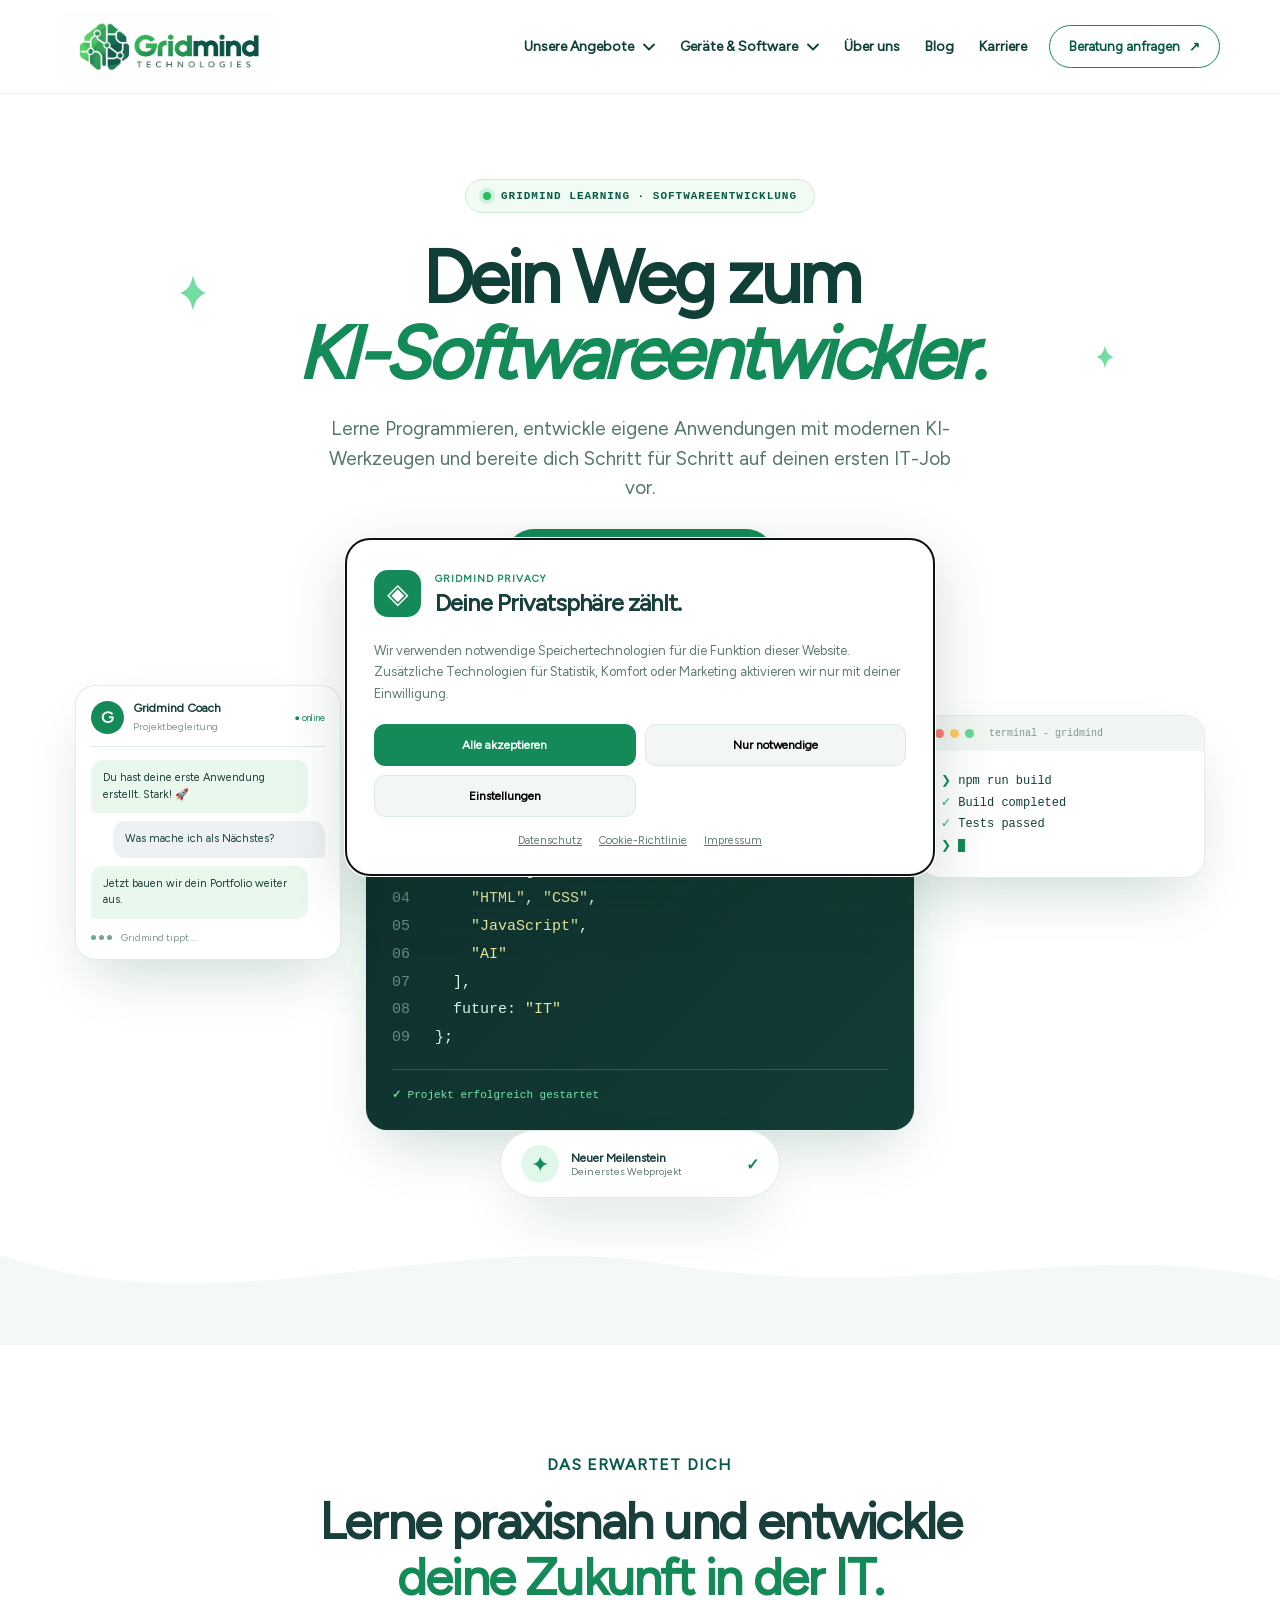
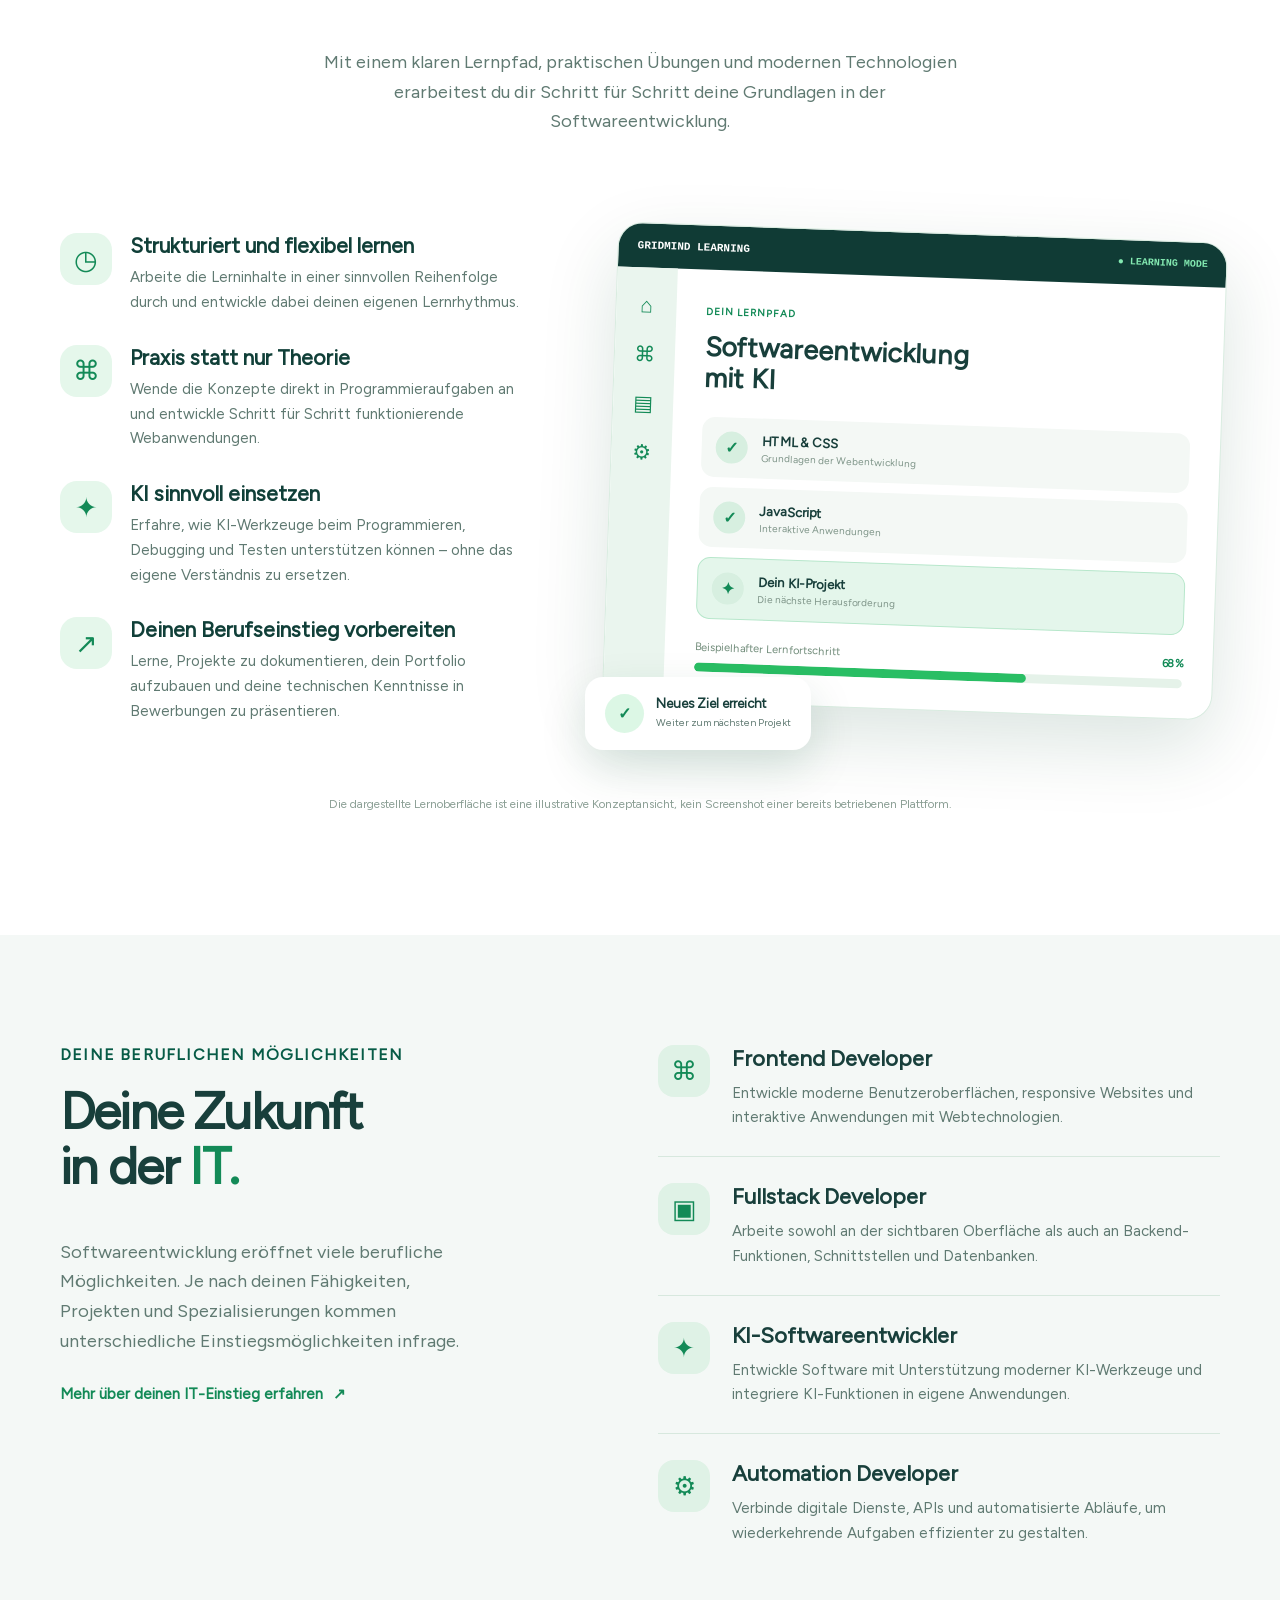
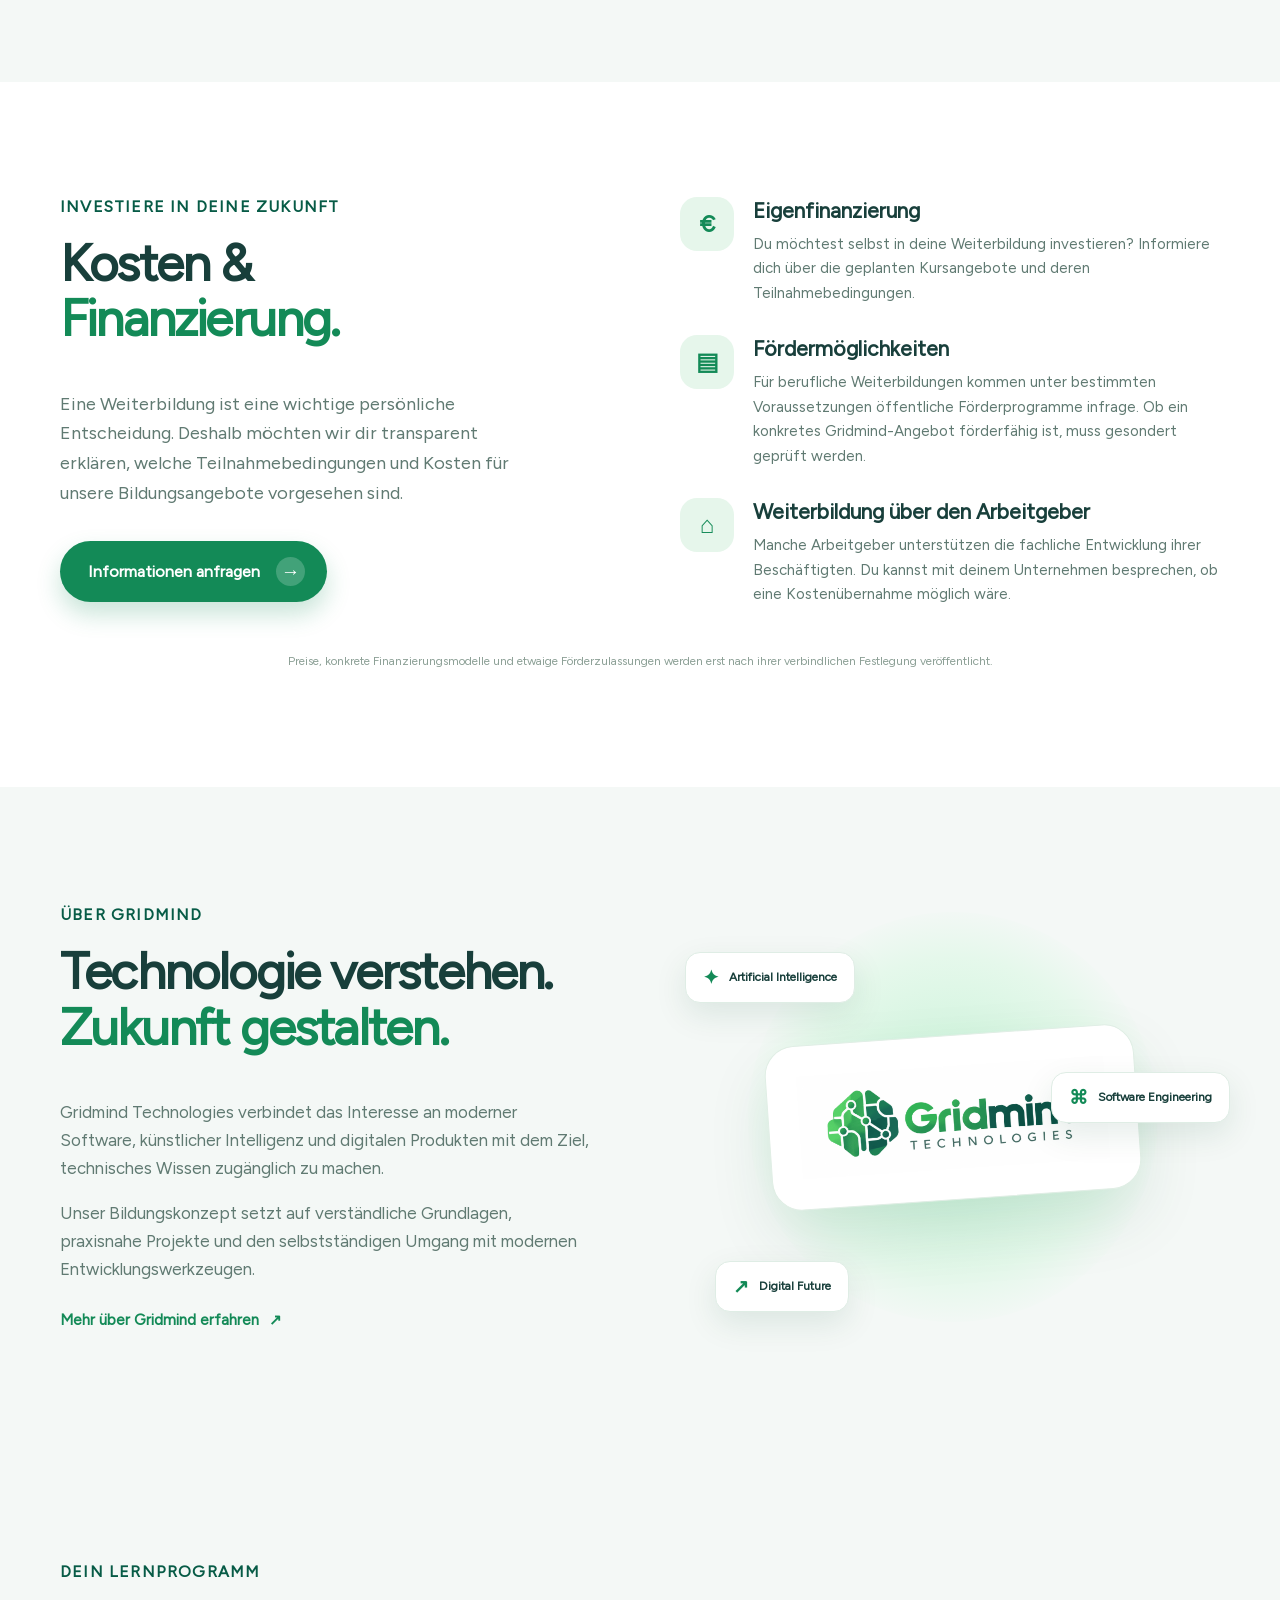
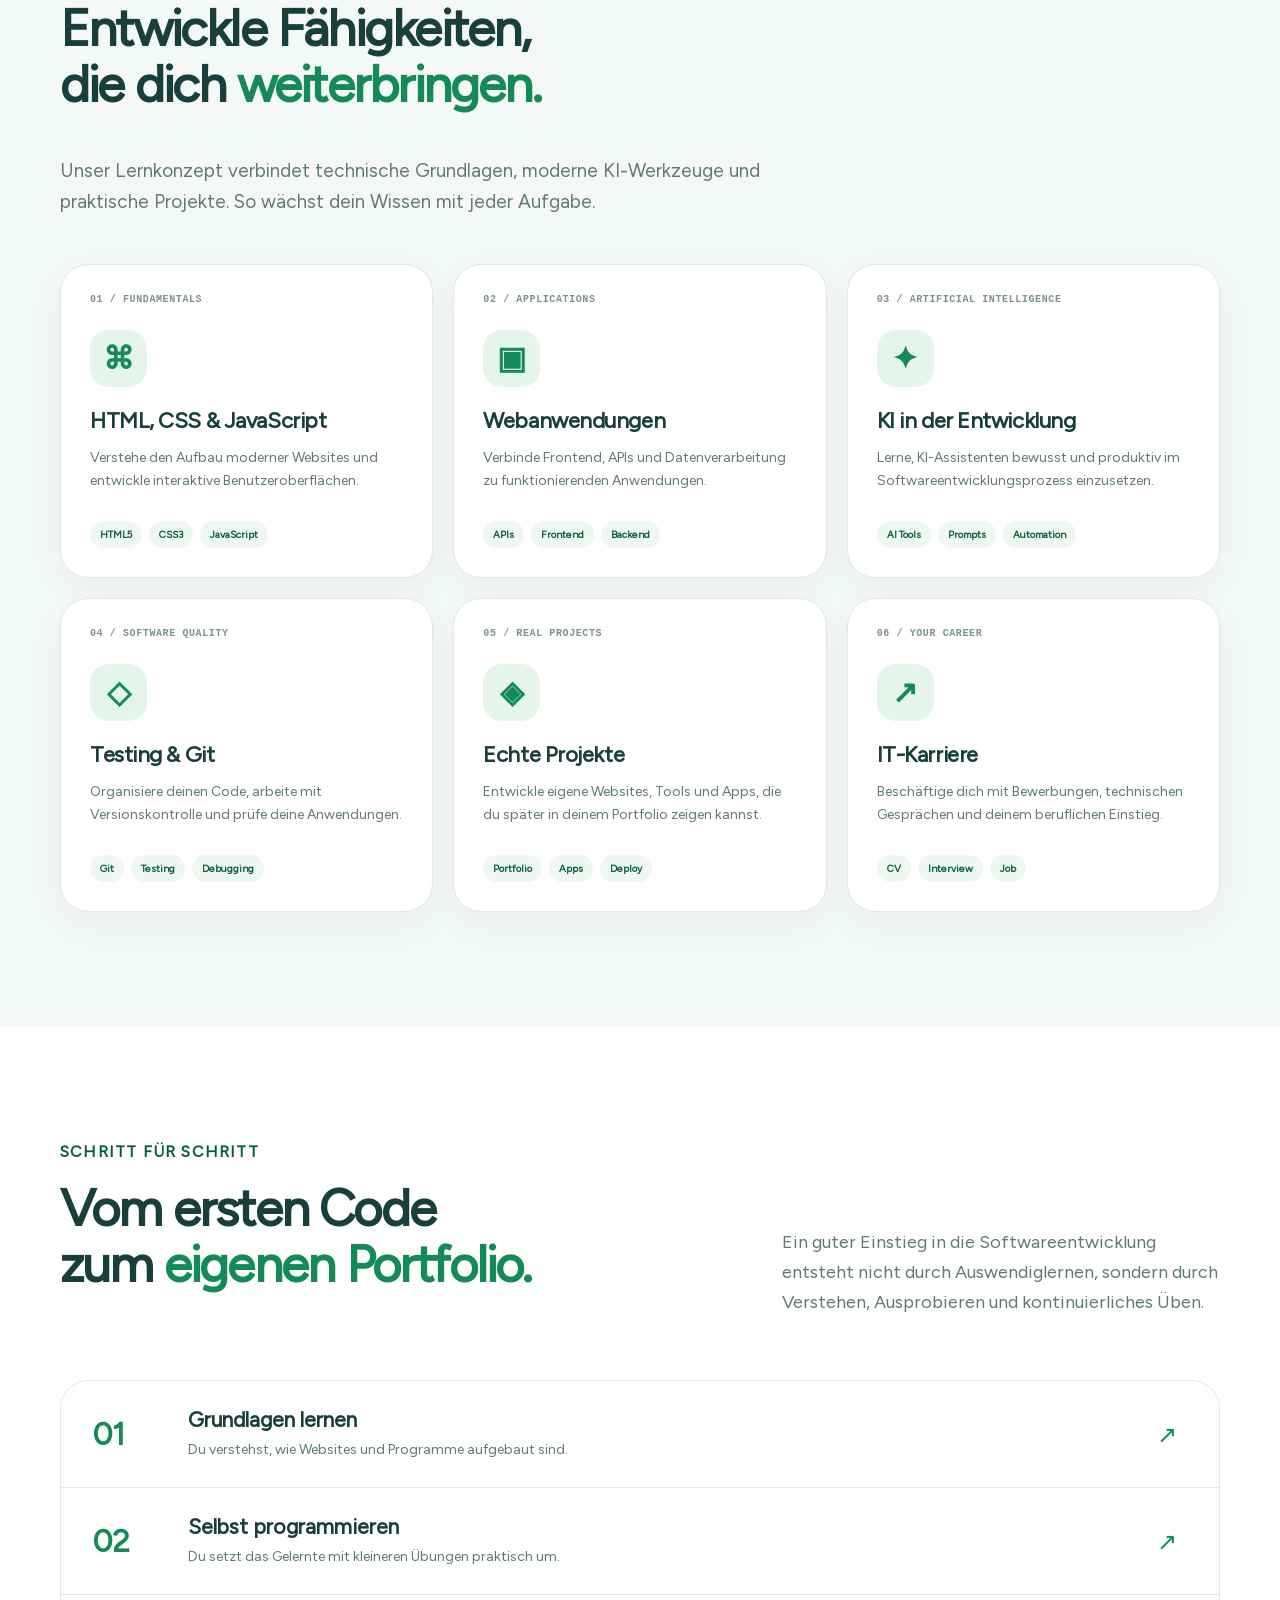
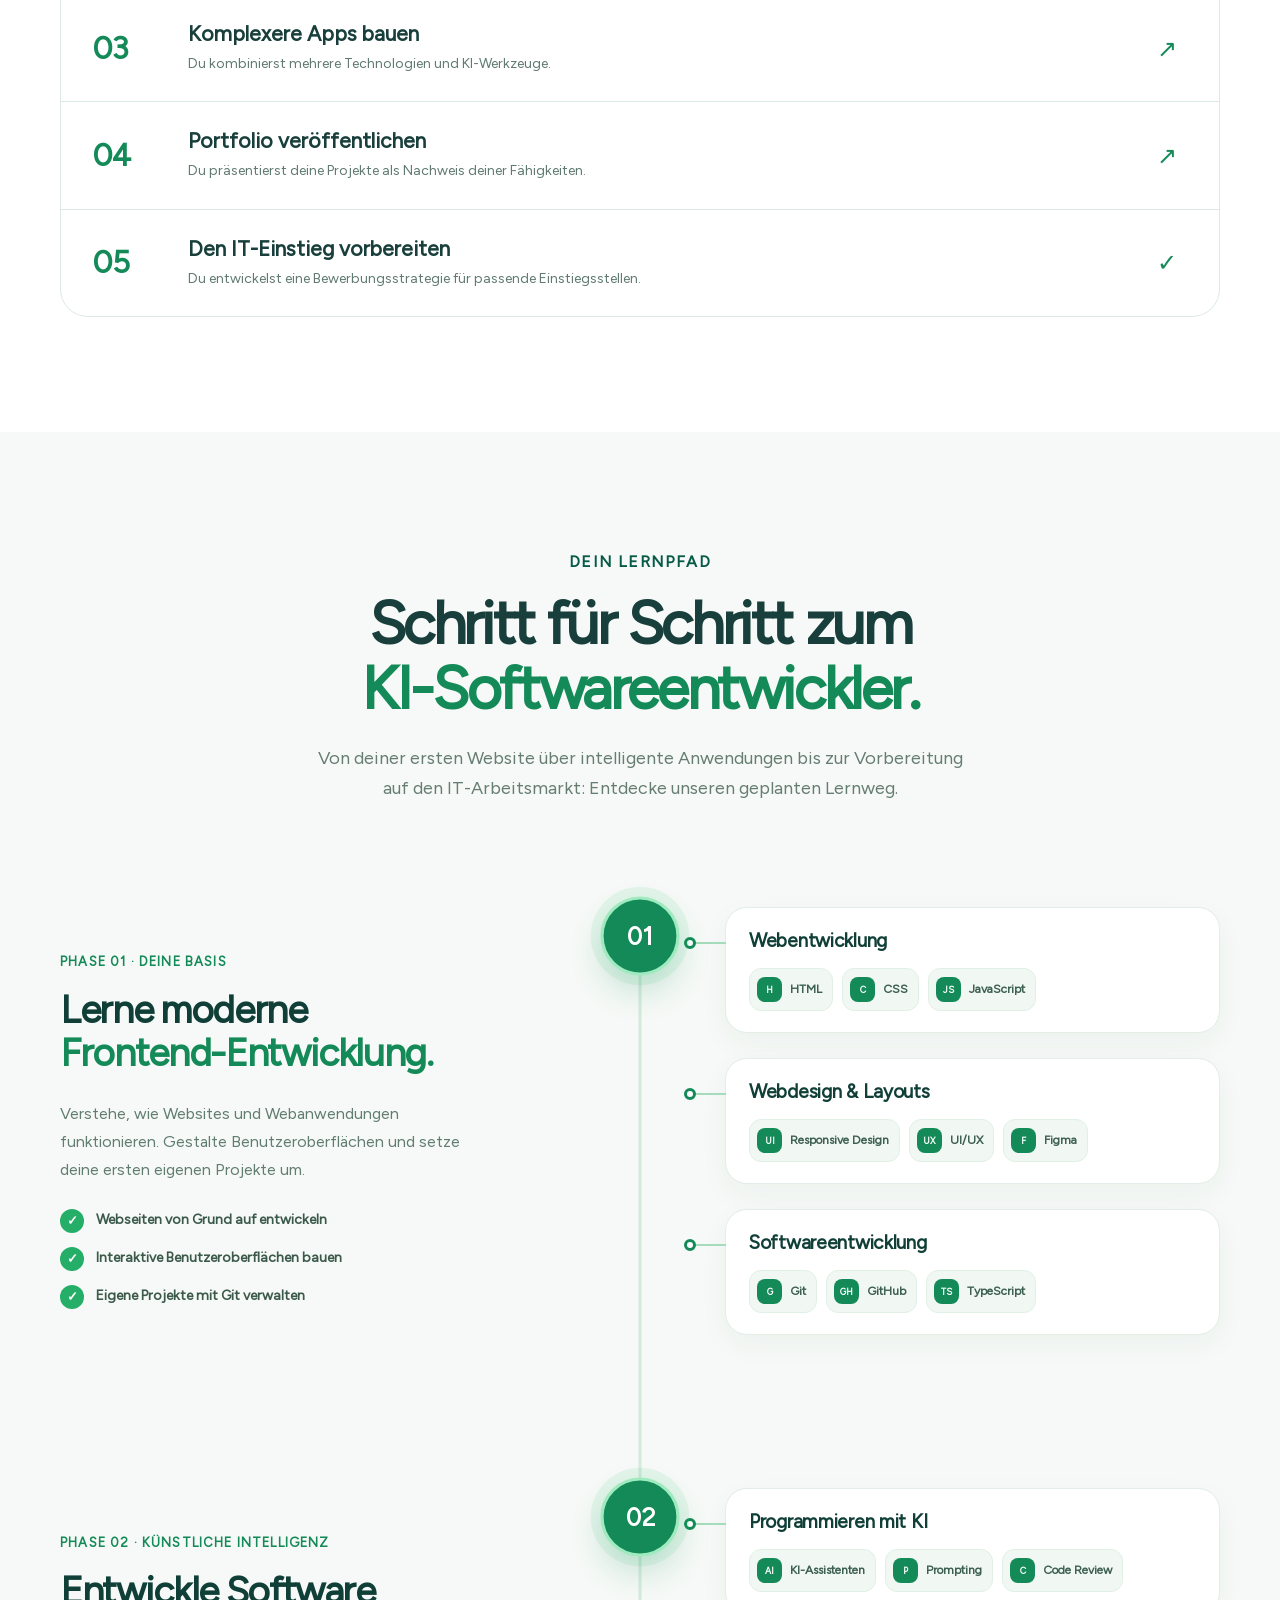
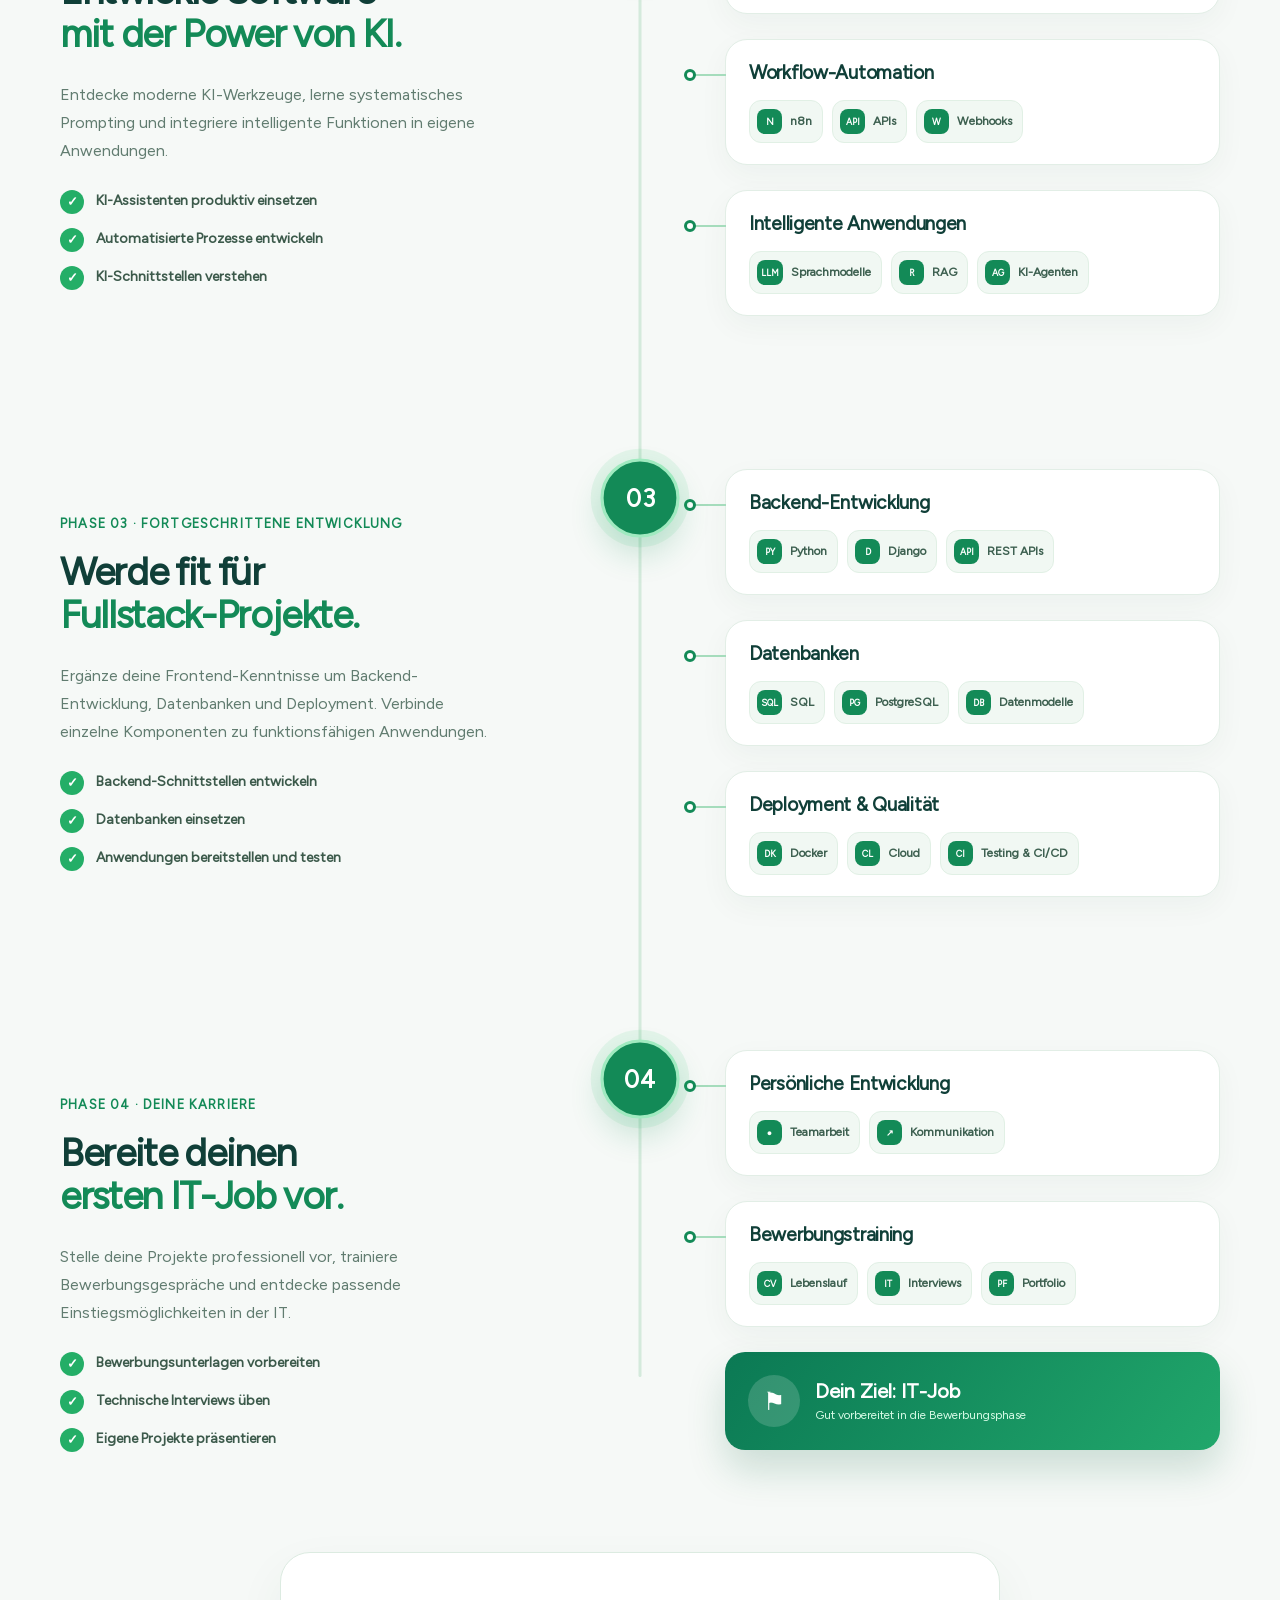
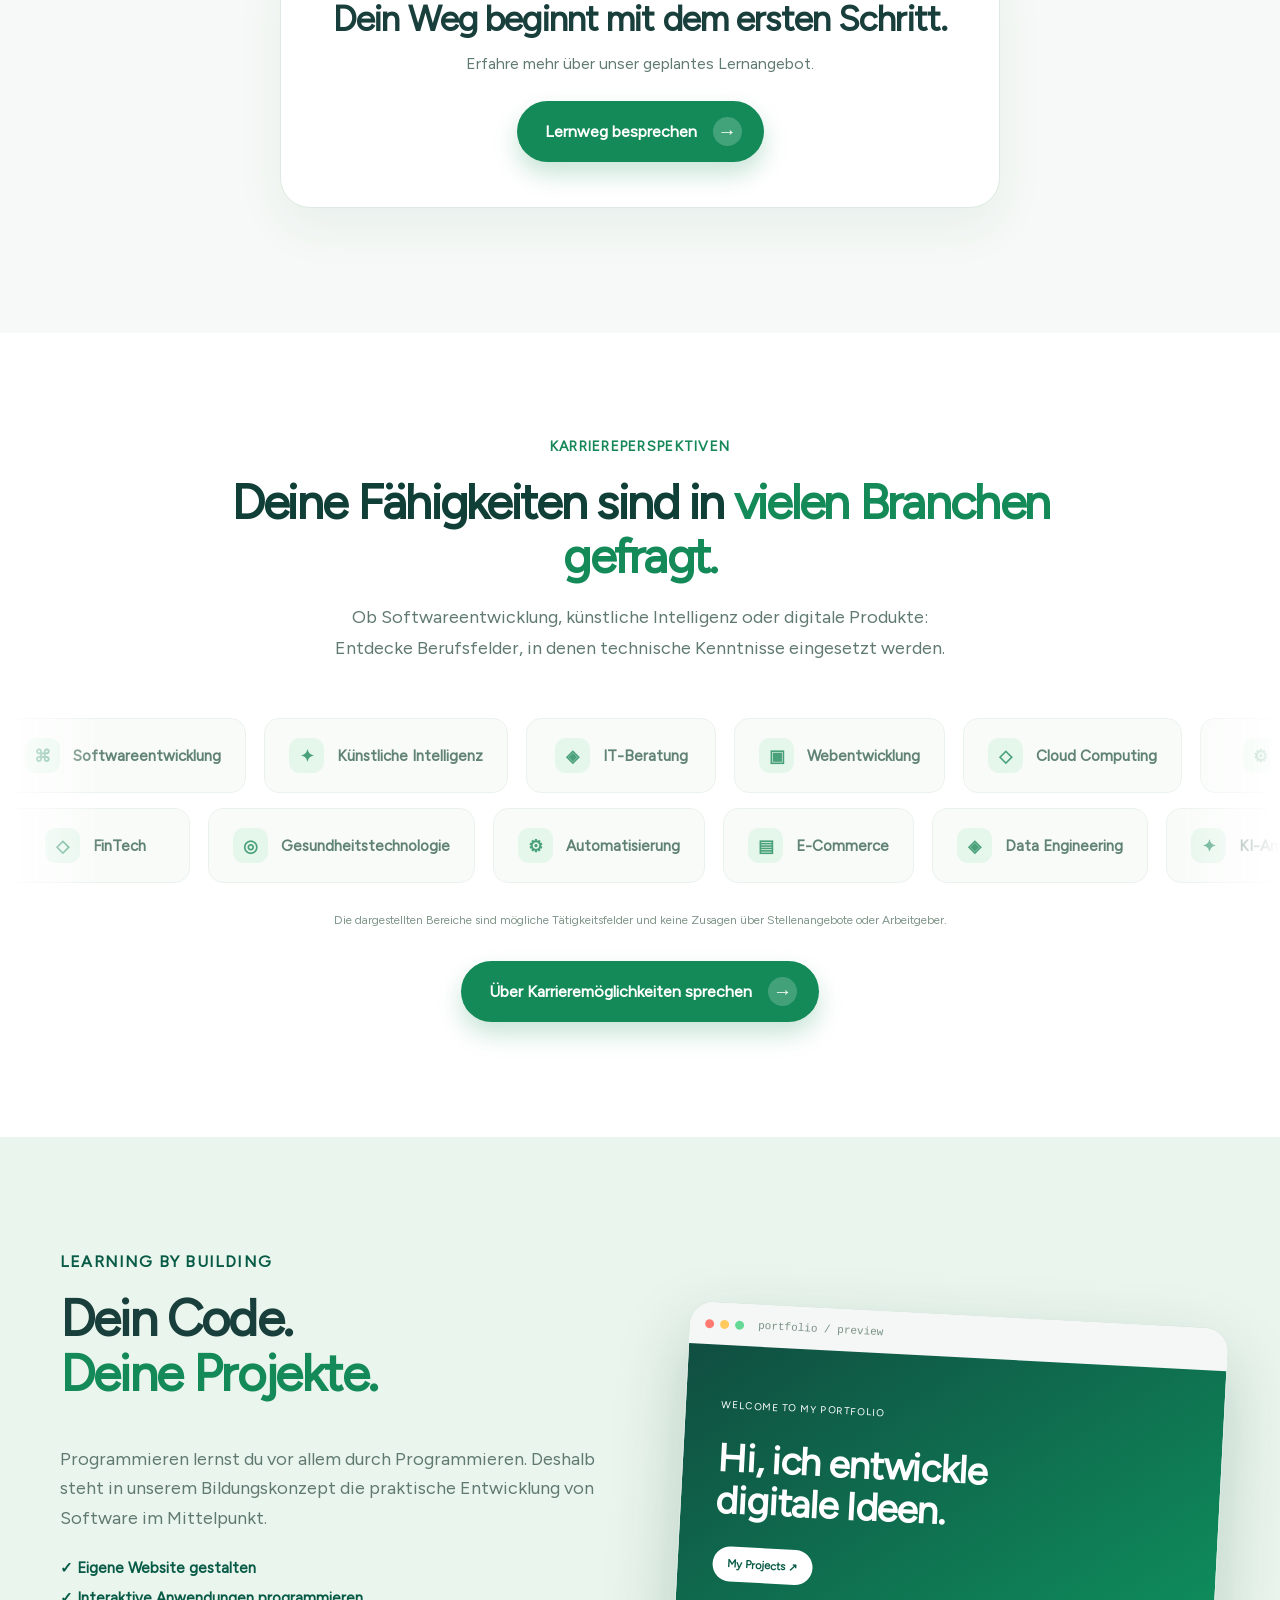
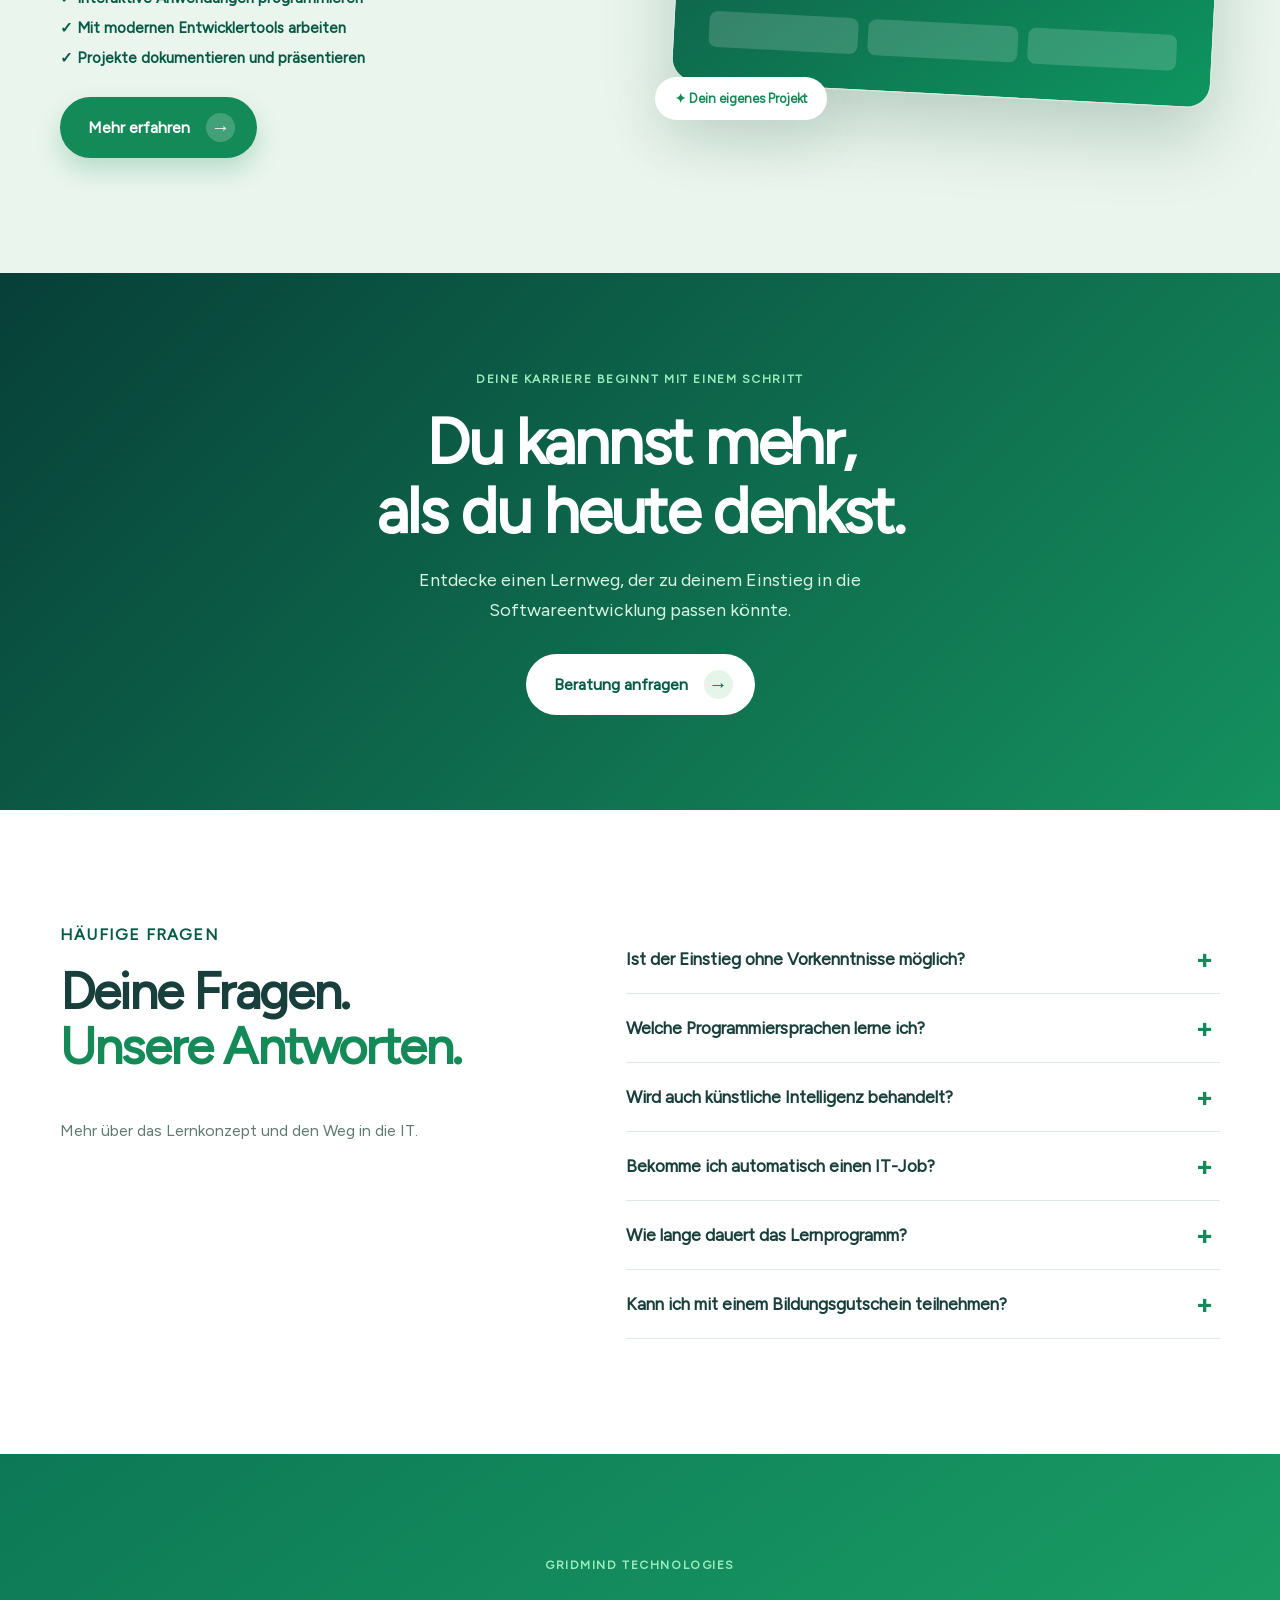
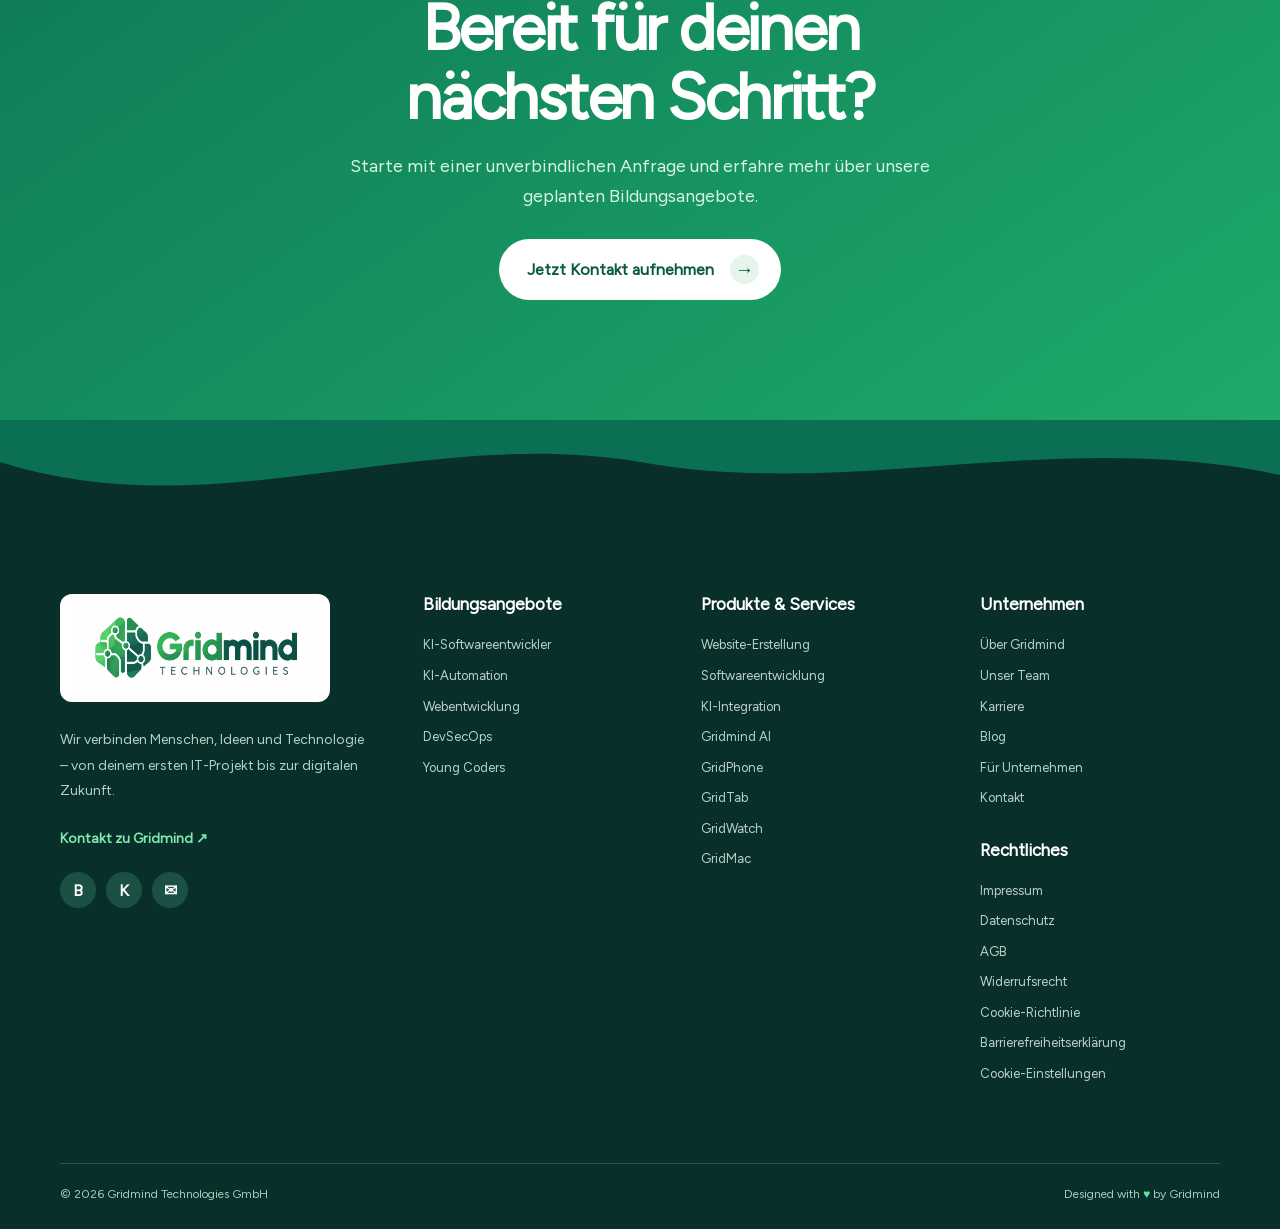
<file: bildungsangebote/ki-softwareentwickler.html>
<!DOCTYPE html>
<html lang="de">

<head>
    <meta charset="UTF-8">
    <meta name="viewport" content="width=device-width, initial-scale=1">
    <meta name="theme-color" content="#138a57">
    <meta name="description"
        content="KI-Softwareentwicklung bei Gridmind: Lerne Programmieren, entwickle reale Projekte und bereite dich auf deinen ersten IT-Job vor.">
    <title>KI-Softwareentwickler | Gridmind Technologies</title>


    <link rel="icon" type="image/png" href="../assets/logo-icon.png">
    <link rel="stylesheet" href="../css/figtree.css">
    <link rel="stylesheet" href="../css/style.css">
    <link rel="stylesheet" href="../css/education-shared.css">
    <link rel="stylesheet" href="../css/education.css">
    <link rel="stylesheet" href="../css/roadmap.css">
    <script src="../js/main.js" defer></script>
</head>

<body>
    <a class="skip-link" href="#main-content">Zum Hauptinhalt</a>

    <!-- GEMEINSAMER GRIDMIND HEADER -->
    <header class="site-header" id="site-header">
        <div class="container header-inner">
            <a class="brand" href="../index.html" aria-label="Gridmind Technologies – Startseite">
                <img src="../assets/logo.png" width="280" height="94" alt="Gridmind Technologies">
            </a>

            <nav class="desktop-nav" aria-label="Hauptnavigation">
                <div class="nav-group">
                    <button class="nav-trigger" type="button" aria-expanded="false" aria-controls="nav-offers">
                        Unsere Angebote
                        <svg viewBox="0 0 12 8" width="12" height="8" fill="none" aria-hidden="true">
                            <path d="M1 1.5L6 6.5L11 1.5" stroke="currentColor" stroke-width="1.8"
                                stroke-linecap="round" stroke-linejoin="round" />
                        </svg>
                    </button>
                    <div class="nav-dropdown" id="nav-offers">
                        <span class="dropdown-title">Ausbildung & Karriere</span>
                        <a href="../bildungsangebote/ki-softwareentwickler.html"
                            aria-current="page">KI-Softwareentwickler</a>
                        <a href="../bildungsangebote/ki-automation.html">KI-Automation</a>
                        <a href="../bildungsangebote/webentwicklung.html">Webentwicklung</a>
                        <a href="../bildungsangebote/devsecops.html">DevSecOps</a>
                        <a href="../bildungsangebote/young-coders.html">Young Coders</a>
                        <span class="dropdown-title">Digitale Dienstleistungen</span>
                        <a href="../services/websites.html">Websites erstellen lassen</a>
                        <a href="../services/softwareentwicklung.html">Softwareentwicklung</a>
                        <a href="../services/ki-integration.html">KI-Integration</a>
                    </div>
                </div>

                <div class="nav-group">
                    <button class="nav-trigger" type="button" aria-expanded="false" aria-controls="nav-devices">
                        Geräte & Software
                        <svg viewBox="0 0 12 8" width="12" height="8" fill="none" aria-hidden="true">
                            <path d="M1 1.5L6 6.5L11 1.5" stroke="currentColor" stroke-width="1.8"
                                stroke-linecap="round" stroke-linejoin="round" />
                        </svg>
                    </button>
                    <div class="nav-dropdown" id="nav-devices">
                        <a href="../produkte/gridphone.html">GridPhone</a>
                        <a href="../produkte/gridtab.html">GridTab</a>
                        <a href="../produkte/gridwatch.html">GridWatch</a>
                        <a href="../produkte/gridmac.html">GridMac</a>
                        <a href="../produkte/gridmind-ai.html">Gridmind AI</a>
                    </div>
                </div>

                <a href="../unternehmen/ueber-uns.html">Über uns</a>
                <a href="../unternehmen/blog.html">Blog</a>
                <a href="../unternehmen/karriere.html">Karriere</a>
            </nav>

            <div class="header-actions">
                <a class="header-cta" href="../unternehmen/kontakt.html">
                    Beratung anfragen <span aria-hidden="true">↗</span>
                </a>
                <button class="hamburger" id="hamburger" type="button" aria-label="Menü öffnen"
                    aria-controls="mobile-menu" aria-expanded="false">
                    <span></span><span></span><span></span>
                </button>
            </div>
        </div>

        <nav class="mobile-menu" id="mobile-menu" aria-label="Mobiles Menü" inert>
            <div class="mobile-menu-inner">
                <a href="../index.html">Startseite</a>

                <details>
                    <summary>Bildungsangebote</summary>
                    <div class="mobile-submenu">
                        <a href="../bildungsangebote/ki-softwareentwickler.html"
                            aria-current="page">KI-Softwareentwickler</a>
                        <a href="../bildungsangebote/ki-automation.html">KI-Automation</a>
                        <a href="../bildungsangebote/webentwicklung.html">Webentwicklung</a>
                        <a href="../bildungsangebote/devsecops.html">DevSecOps</a>
                        <a href="../bildungsangebote/young-coders.html">Young Coders</a>
                    </div>
                </details>

                <details>
                    <summary>Websites & Software</summary>
                    <div class="mobile-submenu">
                        <a href="../services/websites.html">Website-Erstellung</a>
                        <a href="../services/softwareentwicklung.html">Softwareentwicklung</a>
                        <a href="../services/ki-integration.html">KI-Integration</a>
                    </div>
                </details>

                <details>
                    <summary>Grid-Geräte</summary>
                    <div class="mobile-submenu">
                        <a href="../produkte/gridphone.html">GridPhone</a>
                        <a href="../produkte/gridtab.html">GridTab</a>
                        <a href="../produkte/gridwatch.html">GridWatch</a>
                        <a href="../produkte/gridmac.html">GridMac</a>
                        <a href="../produkte/gridmind-ai.html">Gridmind AI</a>
                    </div>
                </details>

                <a href="../unternehmen/ueber-uns.html">Über uns</a>
                <a href="../unternehmen/blog.html">Blog</a>
                <a href="../unternehmen/karriere.html">Karriere</a>
                <a href="../unternehmen/kontakt.html">Kontakt</a>
                <a class="mobile-cta" href="../unternehmen/kontakt.html">Beratung anfragen →</a>
            </div>
        </nav>
    </header>

    <main id="main-content">

        <!-- HERO -->
        <section class="edu-hero" aria-labelledby="edu-hero-title">
            <svg class="edu-sparkle edu-sparkle-a" viewBox="0 0 30 40" fill="currentColor" aria-hidden="true">
                <path d="M15 1C17.5 13 21 17 29 20C21 23 17.5 27 15 39C12.5 27 9 23 1 20C9 17 12.5 13 15 1Z" />
            </svg>
            <svg class="edu-sparkle edu-sparkle-b" viewBox="0 0 30 40" fill="currentColor" aria-hidden="true">
                <path d="M15 1C17.5 13 21 17 29 20C21 23 17.5 27 15 39C12.5 27 9 23 1 20C9 17 12.5 13 15 1Z" />
            </svg>

            <div class="container edu-hero-content">
                <div class="edu-kicker">
                    <span class="edu-pulse"></span>
                    GRIDMIND LEARNING · SOFTWAREENTWICKLUNG
                </div>

                <h1 id="edu-hero-title">
                    Dein Weg zum<br>
                    <em>KI-Softwareentwickler.</em>
                </h1>

                <p class="edu-hero-description">
                    Lerne Programmieren, entwickle eigene Anwendungen
                    mit modernen KI-Werkzeugen und bereite dich
                    Schritt für Schritt auf deinen ersten IT-Job vor.
                </p>

                <a class="btn btn-primary hero-button edu-primary-cta" href="../unternehmen/kontakt.html">
                    Jetzt Beratung anfragen
                    <span class="arrow-circle" aria-hidden="true">→</span>
                </a>

                <div class="edu-hero-features">
                    <span>✓ Praxisorientiert</span>
                    <span>✓ KI & Programmieren</span>
                    <span>✓ Karrierefokus</span>
                </div>
            </div>

            <div class="edu-stage" aria-label="Visualisierung einer Lernumgebung">
                <div class="edu-glow" aria-hidden="true"></div>

                <div class="edu-editor edu-float-one">
                    <div class="edu-editor-top">
                        <span class="edu-window-dots"><i></i><i></i><i></i></span>
                        <span>my-first-app / main.js</span>
                        <span class="edu-editor-status">● Ready</span>
                    </div>
                    <div class="edu-editor-body">
                        <div><span class="edu-line-no">01</span> <span class="edu-purple">const</span> developer = {
                        </div>
                        <div><span class="edu-line-no">02</span> &nbsp;&nbsp;name: <span
                                class="edu-yellow">"You"</span>,</div>
                        <div><span class="edu-line-no">03</span> &nbsp;&nbsp;skills: [</div>
                        <div><span class="edu-line-no">04</span> &nbsp;&nbsp;&nbsp;&nbsp;<span
                                class="edu-yellow">"HTML"</span>, <span class="edu-yellow">"CSS"</span>,</div>
                        <div><span class="edu-line-no">05</span> &nbsp;&nbsp;&nbsp;&nbsp;<span
                                class="edu-yellow">"JavaScript"</span>,</div>
                        <div><span class="edu-line-no">06</span> &nbsp;&nbsp;&nbsp;&nbsp;<span
                                class="edu-yellow">"AI"</span></div>
                        <div><span class="edu-line-no">07</span> &nbsp;&nbsp;],</div>
                        <div><span class="edu-line-no">08</span> &nbsp;&nbsp;future: <span
                                class="edu-yellow">"IT"</span></div>
                        <div><span class="edu-line-no">09</span> };</div>
                        <div class="edu-editor-output"><span>✓</span> Projekt erfolgreich gestartet</div>
                    </div>
                </div>

                <div class="edu-mentor edu-float-two">
                    <div class="edu-mentor-top">
                        <div class="edu-mentor-avatar">G</div>
                        <div><strong>Gridmind Coach</strong><small>Projektbegleitung</small></div>
                        <span class="edu-online">● online</span>
                    </div>
                    <div class="edu-chat-bubble">Du hast deine erste Anwendung erstellt. Stark! 🚀</div>
                    <div class="edu-chat-bubble edu-chat-own">Was mache ich als Nächstes?</div>
                    <div class="edu-chat-bubble">Jetzt bauen wir dein Portfolio weiter aus.</div>
                    <div class="edu-typing">
                        <span class="edu-typing-dots"><i></i><i></i><i></i></span>
                        Gridmind tippt …
                    </div>
                </div>

                <div class="edu-terminal edu-float-three">
                    <div class="edu-terminal-top">
                        <span class="edu-window-dots"><i></i><i></i><i></i></span>
                        terminal - gridmind
                    </div>
                    <pre><span class="edu-terminal-sign">❯</span> npm run build
<span class="edu-terminal-ok">✓</span> Build completed
<span class="edu-terminal-ok">✓</span> Tests passed
<span class="edu-terminal-sign">❯</span> <span class="edu-terminal-cursor"></span></pre>
                </div>

                <div class="edu-achievement edu-float-four">
                    <span class="edu-achievement-icon">✦</span>
                    <div><strong>Neuer Meilenstein</strong><small>Dein erstes Webprojekt</small></div>
                    <span class="edu-achievement-check">✓</span>
                </div>
            </div>

            <svg class="edu-hero-wave" viewBox="0 0 1440 120" preserveAspectRatio="none" aria-hidden="true">
                <path d="M0 30C250 105 480 5 740 38C1030 80 1220 12 1440 55V120H0Z" fill="#f4f8f6" />
            </svg>
        </section>


        <!-- GRIDMIND: SO FUNKTIONIERT DEIN LERNWEG -->
        <section class="gm-learning-overview" aria-labelledby="gm-learning-title">
            <div class="container">
                <div class="gm-learning-heading">
                    <span class="eyebrow">DAS ERWARTET DICH</span>
                    <h2 id="gm-learning-title">
                        Lerne praxisnah und entwickle<br>
                        <em>deine Zukunft in der IT.</em>
                    </h2>
                    <p>
                        Mit einem klaren Lernpfad, praktischen Übungen und
                        modernen Technologien erarbeitest du dir Schritt
                        für Schritt deine Grundlagen in der Softwareentwicklung.
                    </p>
                </div>

                <div class="gm-learning-layout">
                    <div class="gm-learning-features">
                        <article class="gm-learning-feature">
                            <span class="gm-learning-feature-icon">◷</span>
                            <div>
                                <h3>Strukturiert und flexibel lernen</h3>
                                <p>
                                    Arbeite die Lerninhalte in einer sinnvollen
                                    Reihenfolge durch und entwickle dabei
                                    deinen eigenen Lernrhythmus.
                                </p>
                            </div>
                        </article>

                        <article class="gm-learning-feature">
                            <span class="gm-learning-feature-icon">⌘</span>
                            <div>
                                <h3>Praxis statt nur Theorie</h3>
                                <p>
                                    Wende die Konzepte direkt in Programmieraufgaben
                                    an und entwickle Schritt für Schritt
                                    funktionierende Webanwendungen.
                                </p>
                            </div>
                        </article>

                        <article class="gm-learning-feature">
                            <span class="gm-learning-feature-icon">✦</span>
                            <div>
                                <h3>KI sinnvoll einsetzen</h3>
                                <p>
                                    Erfahre, wie KI-Werkzeuge beim Programmieren,
                                    Debugging und Testen unterstützen können –
                                    ohne das eigene Verständnis zu ersetzen.
                                </p>
                            </div>
                        </article>

                        <article class="gm-learning-feature">
                            <span class="gm-learning-feature-icon">↗</span>
                            <div>
                                <h3>Deinen Berufseinstieg vorbereiten</h3>
                                <p>
                                    Lerne, Projekte zu dokumentieren, dein
                                    Portfolio aufzubauen und deine technischen
                                    Kenntnisse in Bewerbungen zu präsentieren.
                                </p>
                            </div>
                        </article>
                    </div>

                    <div class="gm-learning-visual" aria-label="Beispiel einer digitalen Lernumgebung">
                        <div class="gm-learning-screen">
                            <div class="gm-learning-screen-top">
                                <span>GRIDMIND LEARNING</span>
                                <span class="gm-learning-live">● LEARNING MODE</span>
                            </div>

                            <div class="gm-learning-screen-content">
                                <div class="gm-learning-sidebar">
                                    <span>⌂</span>
                                    <span>⌘</span>
                                    <span>▤</span>
                                    <span>⚙</span>
                                </div>

                                <div class="gm-learning-workspace">
                                    <small>DEIN LERNPFAD</small>
                                    <h3>Softwareentwicklung<br>mit KI</h3>

                                    <div class="gm-learning-module gm-learning-completed">
                                        <span>✓</span>
                                        <div>
                                            <strong>HTML & CSS</strong>
                                            <small>Grundlagen der Webentwicklung</small>
                                        </div>
                                    </div>

                                    <div class="gm-learning-module gm-learning-completed">
                                        <span>✓</span>
                                        <div>
                                            <strong>JavaScript</strong>
                                            <small>Interaktive Anwendungen</small>
                                        </div>
                                    </div>

                                    <div class="gm-learning-module gm-learning-current">
                                        <span>✦</span>
                                        <div>
                                            <strong>Dein KI-Projekt</strong>
                                            <small>Die nächste Herausforderung</small>
                                        </div>
                                    </div>

                                    <div class="gm-learning-progress-label">
                                        <span>Beispielhafter Lernfortschritt</span>
                                        <strong>68%</strong>
                                    </div>

                                    <div class="gm-learning-progress">
                                        <span></span>
                                    </div>
                                </div>
                            </div>
                        </div>

                        <div class="gm-learning-floating-card">
                            <span class="gm-learning-floating-icon">✓</span>
                            <div>
                                <strong>Neues Ziel erreicht</strong>
                                <small>Weiter zum nächsten Projekt</small>
                            </div>
                        </div>
                    </div>
                </div>

                <p class="gm-learning-note">
                    Die dargestellte Lernoberfläche ist eine illustrative
                    Konzeptansicht, kein Screenshot einer bereits betriebenen Plattform.
                </p>
            </div>
        </section>


        <!-- GRIDMIND: BERUFSFELDER -->
        <section class="gm-careers" aria-labelledby="gm-careers-title">
            <div class="container gm-careers-layout">

                <div class="gm-careers-intro">
                    <span class="eyebrow">DEINE BERUFLICHEN MÖGLICHKEITEN</span>

                    <h2 id="gm-careers-title">
                        Deine Zukunft<br>
                        in der <em>IT.</em>
                    </h2>

                    <p>
                        Softwareentwicklung eröffnet viele berufliche
                        Möglichkeiten. Je nach deinen Fähigkeiten,
                        Projekten und Spezialisierungen kommen
                        unterschiedliche Einstiegsmöglichkeiten infrage.
                    </p>

                    <a href="../unternehmen/kontakt.html" class="gm-careers-link">
                        Mehr über deinen IT-Einstieg erfahren
                        <span aria-hidden="true">↗</span>
                    </a>
                </div>

                <div class="gm-careers-list">

                    <article class="gm-career">
                        <div class="gm-career-icon">⌘</div>
                        <div>
                            <h3>Frontend Developer</h3>
                            <p>
                                Entwickle moderne Benutzeroberflächen,
                                responsive Websites und interaktive
                                Anwendungen mit Webtechnologien.
                            </p>
                        </div>
                    </article>

                    <article class="gm-career">
                        <div class="gm-career-icon">▣</div>
                        <div>
                            <h3>Fullstack Developer</h3>
                            <p>
                                Arbeite sowohl an der sichtbaren Oberfläche
                                als auch an Backend-Funktionen,
                                Schnittstellen und Datenbanken.
                            </p>
                        </div>
                    </article>

                    <article class="gm-career">
                        <div class="gm-career-icon">✦</div>
                        <div>
                            <h3>KI-Softwareentwickler</h3>
                            <p>
                                Entwickle Software mit Unterstützung
                                moderner KI-Werkzeuge und integriere
                                KI-Funktionen in eigene Anwendungen.
                            </p>
                        </div>
                    </article>

                    <article class="gm-career">
                        <div class="gm-career-icon">⚙</div>
                        <div>
                            <h3>Automation Developer</h3>
                            <p>
                                Verbinde digitale Dienste, APIs und
                                automatisierte Abläufe, um wiederkehrende
                                Aufgaben effizienter zu gestalten.
                            </p>
                        </div>
                    </article>

                </div>
            </div>
        </section>


        <!-- GRIDMIND: KOSTEN & FINANZIERUNG -->
        <section class="gm-financing" aria-labelledby="gm-financing-title">
            <div class="container gm-financing-layout">

                <div class="gm-financing-intro">
                    <span class="eyebrow">INVESTIERE IN DEINE ZUKUNFT</span>

                    <h2 id="gm-financing-title">
                        Kosten &<br>
                        <em>Finanzierung.</em>
                    </h2>

                    <p>
                        Eine Weiterbildung ist eine wichtige
                        persönliche Entscheidung. Deshalb möchten
                        wir dir transparent erklären, welche
                        Teilnahmebedingungen und Kosten für
                        unsere Bildungsangebote vorgesehen sind.
                    </p>

                    <a href="../unternehmen/kontakt.html" class="btn btn-primary hero-button">
                        Informationen anfragen
                        <span class="arrow-circle" aria-hidden="true">→</span>
                    </a>
                </div>

                <div class="gm-financing-options">
                    <article class="gm-financing-option">
                        <span class="gm-financing-icon">€</span>
                        <div>
                            <h3>Eigenfinanzierung</h3>
                            <p>
                                Du möchtest selbst in deine Weiterbildung
                                investieren? Informiere dich über die
                                geplanten Kursangebote und deren
                                Teilnahmebedingungen.
                            </p>
                        </div>
                    </article>

                    <article class="gm-financing-option">
                        <span class="gm-financing-icon">▤</span>
                        <div>
                            <h3>Fördermöglichkeiten</h3>
                            <p>
                                Für berufliche Weiterbildungen kommen
                                unter bestimmten Voraussetzungen
                                öffentliche Förderprogramme infrage.
                                Ob ein konkretes Gridmind-Angebot
                                förderfähig ist, muss gesondert
                                geprüft werden.
                            </p>
                        </div>
                    </article>

                    <article class="gm-financing-option">
                        <span class="gm-financing-icon">⌂</span>
                        <div>
                            <h3>Weiterbildung über den Arbeitgeber</h3>
                            <p>
                                Manche Arbeitgeber unterstützen die
                                fachliche Entwicklung ihrer Beschäftigten.
                                Du kannst mit deinem Unternehmen
                                besprechen, ob eine Kostenübernahme
                                möglich wäre.
                            </p>
                        </div>
                    </article>
                </div>

            </div>

            <p class="gm-financing-note">
                Preise, konkrete Finanzierungsmodelle und etwaige
                Förderzulassungen werden erst nach ihrer verbindlichen
                Festlegung veröffentlicht.
            </p>
        </section>


        <!-- GRIDMIND: ÜBER UNS -->
        <section class="gm-about-learning" aria-labelledby="gm-about-learning-title">

            <div class="container gm-about-learning-layout">

                <div class="gm-about-learning-copy">
                    <span class="eyebrow">ÜBER GRIDMIND</span>

                    <h2 id="gm-about-learning-title">
                        Technologie verstehen.<br>
                        <em>Zukunft gestalten.</em>
                    </h2>

                    <p>
                        Gridmind Technologies verbindet das Interesse
                        an moderner Software, künstlicher Intelligenz
                        und digitalen Produkten mit dem Ziel,
                        technisches Wissen zugänglich zu machen.
                    </p>

                    <p>
                        Unser Bildungskonzept setzt auf verständliche
                        Grundlagen, praxisnahe Projekte und den
                        selbstständigen Umgang mit modernen
                        Entwicklungswerkzeugen.
                    </p>

                    <a href="../unternehmen/ueber-uns.html" class="gm-about-learning-link">
                        Mehr über Gridmind erfahren
                        <span aria-hidden="true">↗</span>
                    </a>
                </div>

                <div class="gm-about-learning-visual">
                    <div class="gm-about-logo">
                        <img src="../assets/logo.png" alt="Gridmind Technologies" loading="lazy">
                    </div>

                    <div class="gm-about-learning-floating gm-about-learning-floating-one">
                        <span>✦</span> Artificial Intelligence
                    </div>

                    <div class="gm-about-learning-floating gm-about-learning-floating-two">
                        <span>⌘</span> Software Engineering
                    </div>

                    <div class="gm-about-learning-floating gm-about-learning-floating-three">
                        <span>↗</span> Digital Future
                    </div>
                </div>

            </div>
        </section>

        <!-- PROGRAMMÜBERSICHT -->
        <section class="section edu-intro" id="lernprogramm">
            <div class="container">
                <span class="eyebrow">DEIN LERNPROGRAMM</span>
                <h2>Entwickle Fähigkeiten,<br>die dich <em>weiterbringen.</em></h2>
                <p class="section-intro">
                    Unser Lernkonzept verbindet technische Grundlagen,
                    moderne KI-Werkzeuge und praktische Projekte.
                    So wächst dein Wissen mit jeder Aufgabe.
                </p>

                <div class="edu-skills-grid">
                    <article class="edu-skill-card">
                        <span class="edu-skill-no">01 / FUNDAMENTALS</span>
                        <span class="edu-skill-icon">⌘</span>
                        <h3>HTML, CSS & JavaScript</h3>
                        <p>Verstehe den Aufbau moderner Websites und entwickle interaktive Benutzeroberflächen.</p>
                        <div class="edu-tags"><span>HTML5</span><span>CSS3</span><span>JavaScript</span></div>
                    </article>

                    <article class="edu-skill-card">
                        <span class="edu-skill-no">02 / APPLICATIONS</span>
                        <span class="edu-skill-icon">▣</span>
                        <h3>Webanwendungen</h3>
                        <p>Verbinde Frontend, APIs und Datenverarbeitung zu funktionierenden Anwendungen.</p>
                        <div class="edu-tags"><span>APIs</span><span>Frontend</span><span>Backend</span></div>
                    </article>

                    <article class="edu-skill-card">
                        <span class="edu-skill-no">03 / ARTIFICIAL INTELLIGENCE</span>
                        <span class="edu-skill-icon">✦</span>
                        <h3>KI in der Entwicklung</h3>
                        <p>Lerne, KI-Assistenten bewusst und produktiv im Softwareentwicklungsprozess einzusetzen.</p>
                        <div class="edu-tags"><span>AI Tools</span><span>Prompts</span><span>Automation</span></div>
                    </article>

                    <article class="edu-skill-card">
                        <span class="edu-skill-no">04 / SOFTWARE QUALITY</span>
                        <span class="edu-skill-icon">◇</span>
                        <h3>Testing & Git</h3>
                        <p>Organisiere deinen Code, arbeite mit Versionskontrolle und prüfe deine Anwendungen.</p>
                        <div class="edu-tags"><span>Git</span><span>Testing</span><span>Debugging</span></div>
                    </article>

                    <article class="edu-skill-card">
                        <span class="edu-skill-no">05 / REAL PROJECTS</span>
                        <span class="edu-skill-icon">◈</span>
                        <h3>Echte Projekte</h3>
                        <p>Entwickle eigene Websites, Tools und Apps, die du später in deinem Portfolio zeigen kannst.
                        </p>
                        <div class="edu-tags"><span>Portfolio</span><span>Apps</span><span>Deploy</span></div>
                    </article>

                    <article class="edu-skill-card">
                        <span class="edu-skill-no">06 / YOUR CAREER</span>
                        <span class="edu-skill-icon">↗</span>
                        <h3>IT-Karriere</h3>
                        <p>Beschäftige dich mit Bewerbungen, technischen Gesprächen und deinem beruflichen Einstieg.</p>
                        <div class="edu-tags"><span>CV</span><span>Interview</span><span>Job</span></div>
                    </article>
                </div>
            </div>
        </section>

        <!-- LERNWEG -->
        <section class="section edu-journey">
            <div class="container">
                <div class="edu-journey-head">
                    <div>
                        <span class="eyebrow">SCHRITT FÜR SCHRITT</span>
                        <h2>Vom ersten Code<br>zum <em>eigenen Portfolio.</em></h2>
                    </div>
                    <p>
                        Ein guter Einstieg in die Softwareentwicklung entsteht
                        nicht durch Auswendiglernen, sondern durch Verstehen,
                        Ausprobieren und kontinuierliches Üben.
                    </p>
                </div>

                <div class="edu-timeline">
                    <article class="edu-step">
                        <span class="edu-step-number">01</span>
                        <div>
                            <h3>Grundlagen lernen</h3>
                            <p>Du verstehst, wie Websites und Programme aufgebaut sind.</p>
                        </div>
                        <span class="edu-step-arrow">↗</span>
                    </article>
                    <article class="edu-step">
                        <span class="edu-step-number">02</span>
                        <div>
                            <h3>Selbst programmieren</h3>
                            <p>Du setzt das Gelernte mit kleineren Übungen praktisch um.</p>
                        </div>
                        <span class="edu-step-arrow">↗</span>
                    </article>
                    <article class="edu-step">
                        <span class="edu-step-number">03</span>
                        <div>
                            <h3>Komplexere Apps bauen</h3>
                            <p>Du kombinierst mehrere Technologien und KI-Werkzeuge.</p>
                        </div>
                        <span class="edu-step-arrow">↗</span>
                    </article>
                    <article class="edu-step">
                        <span class="edu-step-number">04</span>
                        <div>
                            <h3>Portfolio veröffentlichen</h3>
                            <p>Du präsentierst deine Projekte als Nachweis deiner Fähigkeiten.</p>
                        </div>
                        <span class="edu-step-arrow">↗</span>
                    </article>
                    <article class="edu-step">
                        <span class="edu-step-number">05</span>
                        <div>
                            <h3>Den IT-Einstieg vorbereiten</h3>
                            <p>Du entwickelst eine Bewerbungsstrategie für passende Einstiegsstellen.</p>
                        </div>
                        <span class="edu-step-arrow">✓</span>
                    </article>
                </div>
            </div>
        </section>


        <!-- ==========================================
     GRIDMIND LEARNING ROADMAP
     ========================================== -->

        <section class="gm-roadmap" id="lernweg" aria-labelledby="gm-roadmap-title">

            <div class="container">
                <div class="gm-roadmap-heading">
                    <span class="eyebrow">DEIN LERNPFAD</span>

                    <h2 id="gm-roadmap-title">
                        Schritt für Schritt zum<br>
                        <em>KI-Softwareentwickler.</em>
                    </h2>

                    <p>
                        Von deiner ersten Website über intelligente Anwendungen
                        bis zur Vorbereitung auf den IT-Arbeitsmarkt:
                        Entdecke unseren geplanten Lernweg.
                    </p>
                </div>

                <div class="gm-roadmap-track">

                    <!-- ZENTRALE VERBINDUNGSLINIE -->
                    <div class="gm-roadmap-line" aria-hidden="true">
                        <div class="gm-roadmap-line-progress"></div>
                    </div>

                    <!-- PHASE 1 -->
                    <article class="gm-phase" data-roadmap-phase>
                        <div class="gm-phase-copy">
                            <span class="gm-phase-label">PHASE 01 · DEINE BASIS</span>

                            <h3>
                                Lerne moderne<br>
                                <em>Frontend-Entwicklung.</em>
                            </h3>

                            <p>
                                Verstehe, wie Websites und Webanwendungen funktionieren.
                                Gestalte Benutzeroberflächen und setze deine ersten
                                eigenen Projekte um.
                            </p>

                            <div class="gm-phase-benefits">
                                <span><i>✓</i> Webseiten von Grund auf entwickeln</span>
                                <span><i>✓</i> Interaktive Benutzeroberflächen bauen</span>
                                <span><i>✓</i> Eigene Projekte mit Git verwalten</span>
                            </div>
                        </div>

                        <div class="gm-phase-marker" aria-hidden="true">
                            <span>01</span>
                        </div>

                        <div class="gm-phase-modules">
                            <div class="gm-module">
                                <span class="gm-module-dot"></span>
                                <h4>Webentwicklung</h4>
                                <div class="gm-tech-list">
                                    <span class="gm-tech"><b>H</b> HTML</span>
                                    <span class="gm-tech"><b>C</b> CSS</span>
                                    <span class="gm-tech"><b>JS</b> JavaScript</span>
                                </div>
                            </div>

                            <div class="gm-module">
                                <span class="gm-module-dot"></span>
                                <h4>Webdesign & Layouts</h4>
                                <div class="gm-tech-list">
                                    <span class="gm-tech"><b>UI</b> Responsive Design</span>
                                    <span class="gm-tech"><b>UX</b> UI/UX</span>
                                    <span class="gm-tech"><b>F</b> Figma</span>
                                </div>
                            </div>

                            <div class="gm-module">
                                <span class="gm-module-dot"></span>
                                <h4>Softwareentwicklung</h4>
                                <div class="gm-tech-list">
                                    <span class="gm-tech"><b>G</b> Git</span>
                                    <span class="gm-tech"><b>GH</b> GitHub</span>
                                    <span class="gm-tech"><b>TS</b> TypeScript</span>
                                </div>
                            </div>
                        </div>
                    </article>

                    <!-- PHASE 2 -->
                    <article class="gm-phase" data-roadmap-phase>
                        <div class="gm-phase-copy">
                            <span class="gm-phase-label">PHASE 02 · KÜNSTLICHE INTELLIGENZ</span>

                            <h3>
                                Entwickle Software<br>
                                <em>mit der Power von KI.</em>
                            </h3>

                            <p>
                                Entdecke moderne KI-Werkzeuge, lerne systematisches
                                Prompting und integriere intelligente Funktionen
                                in eigene Anwendungen.
                            </p>

                            <div class="gm-phase-benefits">
                                <span><i>✓</i> KI-Assistenten produktiv einsetzen</span>
                                <span><i>✓</i> Automatisierte Prozesse entwickeln</span>
                                <span><i>✓</i> KI-Schnittstellen verstehen</span>
                            </div>
                        </div>

                        <div class="gm-phase-marker" aria-hidden="true">
                            <span>02</span>
                        </div>

                        <div class="gm-phase-modules">
                            <div class="gm-module">
                                <span class="gm-module-dot"></span>
                                <h4>Programmieren mit KI</h4>
                                <div class="gm-tech-list">
                                    <span class="gm-tech"><b>AI</b> KI-Assistenten</span>
                                    <span class="gm-tech"><b>P</b> Prompting</span>
                                    <span class="gm-tech"><b>C</b> Code Review</span>
                                </div>
                            </div>

                            <div class="gm-module">
                                <span class="gm-module-dot"></span>
                                <h4>Workflow-Automation</h4>
                                <div class="gm-tech-list">
                                    <span class="gm-tech"><b>N</b> n8n</span>
                                    <span class="gm-tech"><b>API</b> APIs</span>
                                    <span class="gm-tech"><b>W</b> Webhooks</span>
                                </div>
                            </div>

                            <div class="gm-module">
                                <span class="gm-module-dot"></span>
                                <h4>Intelligente Anwendungen</h4>
                                <div class="gm-tech-list">
                                    <span class="gm-tech"><b>LLM</b> Sprachmodelle</span>
                                    <span class="gm-tech"><b>R</b> RAG</span>
                                    <span class="gm-tech"><b>AG</b> KI-Agenten</span>
                                </div>
                            </div>
                        </div>
                    </article>

                    <!-- PHASE 3 -->
                    <article class="gm-phase" data-roadmap-phase>
                        <div class="gm-phase-copy">
                            <span class="gm-phase-label">PHASE 03 · FORTGESCHRITTENE ENTWICKLUNG</span>

                            <h3>
                                Werde fit für<br>
                                <em>Fullstack-Projekte.</em>
                            </h3>

                            <p>
                                Ergänze deine Frontend-Kenntnisse um Backend-Entwicklung,
                                Datenbanken und Deployment. Verbinde einzelne Komponenten
                                zu funktionsfähigen Anwendungen.
                            </p>

                            <div class="gm-phase-benefits">
                                <span><i>✓</i> Backend-Schnittstellen entwickeln</span>
                                <span><i>✓</i> Datenbanken einsetzen</span>
                                <span><i>✓</i> Anwendungen bereitstellen und testen</span>
                            </div>
                        </div>

                        <div class="gm-phase-marker" aria-hidden="true">
                            <span>03</span>
                        </div>

                        <div class="gm-phase-modules">
                            <div class="gm-module">
                                <span class="gm-module-dot"></span>
                                <h4>Backend-Entwicklung</h4>
                                <div class="gm-tech-list">
                                    <span class="gm-tech"><b>PY</b> Python</span>
                                    <span class="gm-tech"><b>D</b> Django</span>
                                    <span class="gm-tech"><b>API</b> REST APIs</span>
                                </div>
                            </div>

                            <div class="gm-module">
                                <span class="gm-module-dot"></span>
                                <h4>Datenbanken</h4>
                                <div class="gm-tech-list">
                                    <span class="gm-tech"><b>SQL</b> SQL</span>
                                    <span class="gm-tech"><b>PG</b> PostgreSQL</span>
                                    <span class="gm-tech"><b>DB</b> Datenmodelle</span>
                                </div>
                            </div>

                            <div class="gm-module">
                                <span class="gm-module-dot"></span>
                                <h4>Deployment & Qualität</h4>
                                <div class="gm-tech-list">
                                    <span class="gm-tech"><b>DK</b> Docker</span>
                                    <span class="gm-tech"><b>CL</b> Cloud</span>
                                    <span class="gm-tech"><b>CI</b> Testing & CI/CD</span>
                                </div>
                            </div>
                        </div>
                    </article>

                    <!-- PHASE 4 -->
                    <article class="gm-phase gm-phase-final" data-roadmap-phase>
                        <div class="gm-phase-copy">
                            <span class="gm-phase-label">PHASE 04 · DEINE KARRIERE</span>

                            <h3>
                                Bereite deinen<br>
                                <em>ersten IT-Job vor.</em>
                            </h3>

                            <p>
                                Stelle deine Projekte professionell vor,
                                trainiere Bewerbungsgespräche und entdecke
                                passende Einstiegsmöglichkeiten in der IT.
                            </p>

                            <div class="gm-phase-benefits">
                                <span><i>✓</i> Bewerbungsunterlagen vorbereiten</span>
                                <span><i>✓</i> Technische Interviews üben</span>
                                <span><i>✓</i> Eigene Projekte präsentieren</span>
                            </div>
                        </div>

                        <div class="gm-phase-marker" aria-hidden="true">
                            <span>04</span>
                        </div>

                        <div class="gm-phase-modules">
                            <div class="gm-module">
                                <span class="gm-module-dot"></span>
                                <h4>Persönliche Entwicklung</h4>
                                <div class="gm-tech-list">
                                    <span class="gm-tech"><b>●</b> Teamarbeit</span>
                                    <span class="gm-tech"><b>↗</b> Kommunikation</span>
                                </div>
                            </div>

                            <div class="gm-module">
                                <span class="gm-module-dot"></span>
                                <h4>Bewerbungstraining</h4>
                                <div class="gm-tech-list">
                                    <span class="gm-tech"><b>CV</b> Lebenslauf</span>
                                    <span class="gm-tech"><b>IT</b> Interviews</span>
                                    <span class="gm-tech"><b>PF</b> Portfolio</span>
                                </div>
                            </div>

                            <div class="gm-roadmap-finish">
                                <span class="gm-finish-icon">⚑</span>
                                <div>
                                    <strong>Dein Ziel: IT-Job</strong>
                                    <small>Gut vorbereitet in die Bewerbungsphase</small>
                                </div>
                            </div>
                        </div>
                    </article>

                </div>

                <div class="gm-roadmap-cta">
                    <h3>Dein Weg beginnt mit dem ersten Schritt.</h3>
                    <p>Erfahre mehr über unser geplantes Lernangebot.</p>
                    <a href="../unternehmen/kontakt.html" class="btn btn-primary hero-button">
                        Lernweg besprechen
                        <span class="arrow-circle" aria-hidden="true">→</span>
                    </a>
                </div>

            </div>
        </section>


        <!-- ==========================================
     GRIDMIND – KARRIEREPERSPEKTIVEN
     Wiederverwendbar auf allen Bildungsseiten
     ========================================== -->

        <section class="gm-employer-wall" aria-labelledby="gm-employer-title">

            <div class="gm-employer-heading">
                <span class="gm-employer-eyebrow">
                    KARRIEREPERSPEKTIVEN
                </span>

                <h2 id="gm-employer-title">
                    Deine Fähigkeiten sind in
                    <em>vielen Branchen gefragt.</em>
                </h2>

                <p>
                    Ob Softwareentwicklung, künstliche Intelligenz
                    oder digitale Produkte: Entdecke Berufsfelder,
                    in denen technische Kenntnisse eingesetzt werden.
                </p>
            </div>

            <div class="gm-employer-marquee" role="group" aria-label="IT-Berufsfelder und Branchen">

                <!-- REIHE 1: LINKS -->
                <div class="gm-employer-row">
                    <div class="gm-employer-track">

                        <div class="gm-employer-group">
                            <span class="gm-employer-item"><b>⌘</b> Softwareentwicklung</span>
                            <span class="gm-employer-item"><b>✦</b> Künstliche Intelligenz</span>
                            <span class="gm-employer-item"><b>◈</b> IT-Beratung</span>
                            <span class="gm-employer-item"><b>▣</b> Webentwicklung</span>
                            <span class="gm-employer-item"><b>◇</b> Cloud Computing</span>
                            <span class="gm-employer-item"><b>⚙</b> DevOps</span>
                            <span class="gm-employer-item"><b>✳</b> IT-Sicherheit</span>
                            <span class="gm-employer-item"><b>↗</b> App-Entwicklung</span>
                        </div>

                        <!-- Gleicher Inhalt für nahtlose Wiederholung -->
                        <div class="gm-employer-group" aria-hidden="true">
                            <span class="gm-employer-item"><b>⌘</b> Softwareentwicklung</span>
                            <span class="gm-employer-item"><b>✦</b> Künstliche Intelligenz</span>
                            <span class="gm-employer-item"><b>◈</b> IT-Beratung</span>
                            <span class="gm-employer-item"><b>▣</b> Webentwicklung</span>
                            <span class="gm-employer-item"><b>◇</b> Cloud Computing</span>
                            <span class="gm-employer-item"><b>⚙</b> DevOps</span>
                            <span class="gm-employer-item"><b>✳</b> IT-Sicherheit</span>
                            <span class="gm-employer-item"><b>↗</b> App-Entwicklung</span>
                        </div>

                    </div>
                </div>

                <!-- REIHE 2: RECHTS -->
                <div class="gm-employer-row gm-employer-row-reverse">
                    <div class="gm-employer-track">

                        <div class="gm-employer-group">
                            <span class="gm-employer-item"><b>◇</b> FinTech</span>
                            <span class="gm-employer-item"><b>◎</b> Gesundheitstechnologie</span>
                            <span class="gm-employer-item"><b>⚙</b> Automatisierung</span>
                            <span class="gm-employer-item"><b>▤</b> E-Commerce</span>
                            <span class="gm-employer-item"><b>◈</b> Data Engineering</span>
                            <span class="gm-employer-item"><b>✦</b> KI-Anwendungen</span>
                            <span class="gm-employer-item"><b>⌘</b> Unternehmenssoftware</span>
                            <span class="gm-employer-item"><b>↗</b> Digitale Dienstleistungen</span>
                        </div>

                        <div class="gm-employer-group" aria-hidden="true">
                            <span class="gm-employer-item"><b>◇</b> FinTech</span>
                            <span class="gm-employer-item"><b>◎</b> Gesundheitstechnologie</span>
                            <span class="gm-employer-item"><b>⚙</b> Automatisierung</span>
                            <span class="gm-employer-item"><b>▤</b> E-Commerce</span>
                            <span class="gm-employer-item"><b>◈</b> Data Engineering</span>
                            <span class="gm-employer-item"><b>✦</b> KI-Anwendungen</span>
                            <span class="gm-employer-item"><b>⌘</b> Unternehmenssoftware</span>
                            <span class="gm-employer-item"><b>↗</b> Digitale Dienstleistungen</span>
                        </div>

                    </div>
                </div>

            </div>

            <p class="gm-employer-disclaimer">
                Die dargestellten Bereiche sind mögliche Tätigkeitsfelder
                und keine Zusagen über Stellenangebote oder Arbeitgeber.
            </p>

            <div class="gm-employer-cta">
                <a href="../unternehmen/kontakt.html" class="btn btn-primary">
                    Über Karrieremöglichkeiten sprechen
                    <span class="arrow-circle" aria-hidden="true">→</span>
                </a>
            </div>
        </section>

        <!-- PRAXIS -->
        <section class="section edu-practice">
            <div class="container edu-practice-layout">
                <div>
                    <span class="eyebrow">LEARNING BY BUILDING</span>
                    <h2>Dein Code.<br><em>Deine Projekte.</em></h2>
                    <p>
                        Programmieren lernst du vor allem durch Programmieren.
                        Deshalb steht in unserem Bildungskonzept die praktische
                        Entwicklung von Software im Mittelpunkt.
                    </p>
                    <div class="edu-checklist">
                        <span>✓ Eigene Website gestalten</span>
                        <span>✓ Interaktive Anwendungen programmieren</span>
                        <span>✓ Mit modernen Entwicklertools arbeiten</span>
                        <span>✓ Projekte dokumentieren und präsentieren</span>
                    </div>
                    <a href="../unternehmen/kontakt.html" class="btn btn-primary">
                        Mehr erfahren <span class="arrow-circle" aria-hidden="true">→</span>
                    </a>
                </div>

                <div class="edu-project-preview">
                    <div class="edu-project-browser">
                        <div class="edu-project-bar">
                            <span class="edu-window-dots"><i></i><i></i><i></i></span>
                            portfolio / preview
                        </div>
                        <div class="edu-project-screen">
                            <small>WELCOME TO MY PORTFOLIO</small>
                            <strong>Hi, ich entwickle<br>digitale Ideen.</strong>
                            <div class="edu-project-demo-button">My Projects ↗</div>
                            <div class="edu-project-tiles"><i></i><i></i><i></i></div>
                        </div>
                    </div>
                    <span class="edu-project-badge">✦ Dein eigenes Projekt</span>
                </div>
            </div>
        </section>

        <!-- KARRIERE CTA -->
        <section class="edu-career-banner">
            <div class="container edu-career-inner">
                <span>DEINE KARRIERE BEGINNT MIT EINEM SCHRITT</span>
                <h2>Du kannst mehr,<br>als du heute denkst.</h2>
                <p>Entdecke einen Lernweg, der zu deinem Einstieg in die Softwareentwicklung passen könnte.</p>
                <a href="../unternehmen/kontakt.html" class="btn edu-white-button">
                    Beratung anfragen <span class="arrow-circle" aria-hidden="true">→</span>
                </a>
            </div>
        </section>

        <!-- FAQ -->
        <section class="section edu-faq">
            <div class="container faq-layout">
                <div>
                    <span class="eyebrow">HÄUFIGE FRAGEN</span>
                    <h2>Deine Fragen.<br><em>Unsere Antworten.</em></h2>
                    <p>Mehr über das Lernkonzept und den Weg in die IT.</p>
                </div>

                <div class="faq-items">
                    <details>
                        <summary>Ist der Einstieg ohne Vorkenntnisse möglich?</summary>
                        <p>Unser Konzept beginnt mit den Grundlagen. Wie viel Zeit du benötigst, hängt von deinen
                            Vorkenntnissen, deinem Lerntempo und dem konkreten Programm ab.</p>
                    </details>
                    <details>
                        <summary>Welche Programmiersprachen lerne ich?</summary>
                        <p>Im Mittelpunkt stehen HTML, CSS und JavaScript. Hinzu kommen Konzepte moderner
                            Webentwicklung, APIs, Versionskontrolle und KI-gestützte Werkzeuge.</p>
                    </details>
                    <details>
                        <summary>Wird auch künstliche Intelligenz behandelt?</summary>
                        <p>Ja, der geplante Lernweg umfasst den sinnvollen Einsatz von KI bei der Softwareentwicklung,
                            beispielsweise zum Analysieren, Testen und Verbessern von Code.</p>
                    </details>
                    <details>
                        <summary>Bekomme ich automatisch einen IT-Job?</summary>
                        <p>Ein Arbeitsplatz kann nicht garantiert werden. Ziel ist es, durch Fachkenntnisse, eigene
                            Projekte und Karrierevorbereitung bessere Voraussetzungen für Bewerbungen zu schaffen.</p>
                    </details>
                    <details>
                        <summary>Wie lange dauert das Lernprogramm?</summary>
                        <p>Eine verbindliche Dauer steht noch nicht fest. Sie wird mit den konkreten Kursformaten und
                            Teilnahmebedingungen veröffentlicht.</p>
                    </details>
                    <details>
                        <summary>Kann ich mit einem Bildungsgutschein teilnehmen?</summary>
                        <p>Eine Förderfähigkeit ist derzeit nicht bestätigt. Angaben zu möglichen Förderprogrammen
                            werden erst nach Klärung der Voraussetzungen veröffentlicht.</p>
                    </details>
                </div>
            </div>
        </section>

        <!-- LETZTER CTA -->
        <section class="edu-bottom-cta">
            <div class="container">
                <span>GRIDMIND TECHNOLOGIES</span>
                <h2>Bereit für deinen<br>nächsten Schritt?</h2>
                <p>Starte mit einer unverbindlichen Anfrage und erfahre mehr über unsere geplanten Bildungsangebote.</p>
                <a href="../unternehmen/kontakt.html" class="btn edu-white-button">
                    Jetzt Kontakt aufnehmen
                    <span class="arrow-circle" aria-hidden="true">→</span>
                </a>
            </div>
        </section>
    </main>

    <!-- GEMEINSAMER FOOTER -->
    <footer class="site-footer">
        <svg class="footer-wave" viewBox="0 0 1440 125" preserveAspectRatio="none" aria-hidden="true">
            <path d="M0 42C240 110 470 5 720 42C955 80 1190 7 1440 55V125H0Z" fill="#092f2b" />
        </svg>

        <div class="footer-main">
            <div class="container footer-grid">
                <div class="footer-brand">
                    <a href="../index.html" class="footer-logo">
                        <img src="../assets/logo.png" width="280" height="94" alt="Gridmind Technologies">
                    </a>
                    <p>Wir verbinden Menschen, Ideen und Technologie – von deinem ersten IT-Projekt bis zur digitalen
                        Zukunft.</p>
                    <a class="footer-contact" href="../unternehmen/kontakt.html">Kontakt zu Gridmind ↗</a>
                    <div class="footer-social" aria-label="Weitere Informationen">
                        <a href="../unternehmen/blog.html" aria-label="Gridmind Blog">B</a>
                        <a href="../unternehmen/karriere.html" aria-label="Gridmind Karriere">K</a>
                        <a href="../unternehmen/kontakt.html" aria-label="Gridmind Kontakt">✉</a>
                    </div>
                </div>

                <div class="footer-column">
                    <h3>Bildungsangebote</h3>
                    <a href="../bildungsangebote/ki-softwareentwickler.html">KI-Softwareentwickler</a>
                    <a href="../bildungsangebote/ki-automation.html">KI-Automation</a>
                    <a href="../bildungsangebote/webentwicklung.html">Webentwicklung</a>
                    <a href="../bildungsangebote/devsecops.html">DevSecOps</a>
                    <a href="../bildungsangebote/young-coders.html">Young Coders</a>
                </div>

                <div class="footer-column">
                    <h3>Produkte & Services</h3>
                    <a href="../services/websites.html">Website-Erstellung</a>
                    <a href="../services/softwareentwicklung.html">Softwareentwicklung</a>
                    <a href="../services/ki-integration.html">KI-Integration</a>
                    <a href="../produkte/gridmind-ai.html">Gridmind AI</a>
                    <a href="../produkte/gridphone.html">GridPhone</a>
                    <a href="../produkte/gridtab.html">GridTab</a>
                    <a href="../produkte/gridwatch.html">GridWatch</a>
                    <a href="../produkte/gridmac.html">GridMac</a>
                </div>

                <div class="footer-column">
                    <h3>Unternehmen</h3>
                    <a href="../unternehmen/ueber-uns.html">Über Gridmind</a>
                    <a href="../unternehmen/team.html">Unser Team</a>
                    <a href="../unternehmen/karriere.html">Karriere</a>
                    <a href="../unternehmen/blog.html">Blog</a>
                    <a href="../unternehmen/fuer-unternehmen.html">Für Unternehmen</a>
                    <a href="../unternehmen/kontakt.html">Kontakt</a>

                    <h3 class="footer-subtitle">Rechtliches</h3>
                    <a href="../rechtliches/impressum.html">Impressum</a>
                    <a href="../rechtliches/datenschutz.html">Datenschutz</a>
                    <a href="../rechtliches/agb.html">AGB</a>
                    <a href="../rechtliches/widerruf.html">Widerrufsrecht</a>
                    <a href="../rechtliches/cookies.html">Cookie-Richtlinie</a>
                    <a href="../rechtliches/barrierefreiheit.html">Barrierefreiheitserklärung</a>
                    <button class="footer-text-button" type="button" data-open-cookie>
                        Cookie-Einstellungen
                    </button>
                </div>
            </div>

            <div class="container footer-bottom">
                <span>© 2026 Gridmind Technologies GmbH</span>
                <span>Designed with <span class="heart">♥</span> by Gridmind</span>
            </div>
        </div>
    </footer>

    <!-- GLEICHER COOKIE-DIALOG WIE AUF DER STARTSEITE -->
    <div class="cookie-overlay" id="cookie-overlay" hidden></div>

    <section class="cookie-banner" id="cookie-banner" role="dialog" aria-modal="true" aria-labelledby="cookie-title"
        aria-describedby="cookie-description" tabindex="-1" hidden>
        <div class="cookie-heading">
            <span class="cookie-icon">◈</span>
            <div>
                <span class="cookie-brand">GRIDMIND PRIVACY</span>
                <h2 id="cookie-title">Deine Privatsphäre zählt.</h2>
            </div>
        </div>

        <p id="cookie-description">
            Wir verwenden notwendige Speichertechnologien für die Funktion
            dieser Website. Zusätzliche Technologien für Statistik,
            Komfort oder Marketing aktivieren wir nur mit deiner Einwilligung.
        </p>

        <div class="cookie-details" id="cookie-details" hidden>
            <label class="cookie-option">
                <span><strong>Notwendig</strong><small>Grundlegende Funktionen und deine Auswahl.</small></span>
                <input type="checkbox" checked disabled>
            </label>
            <label class="cookie-option">
                <span><strong>Funktional</strong><small>Zusätzliche Komfortfunktionen.</small></span>
                <input type="checkbox" id="consent-functional">
            </label>
            <label class="cookie-option">
                <span><strong>Statistik</strong><small>Optionale Auswertung der Website-Nutzung.</small></span>
                <input type="checkbox" id="consent-analytics">
            </label>
            <label class="cookie-option">
                <span><strong>Marketing</strong><small>Optionale Marketingtechnologien.</small></span>
                <input type="checkbox" id="consent-marketing">
            </label>
        </div>

        <div class="cookie-actions">
            <button class="cookie-btn cookie-accept" type="button" id="cookie-accept">Alle akzeptieren</button>
            <button class="cookie-btn cookie-reject" type="button" id="cookie-reject">Nur notwendige</button>
            <button class="cookie-btn cookie-settings" type="button" id="cookie-settings">Einstellungen</button>
            <button class="cookie-btn cookie-save" type="button" id="cookie-save" hidden>Auswahl speichern</button>
        </div>

        <div class="cookie-legal">
            <a href="../rechtliches/datenschutz.html">Datenschutz</a>
            <a href="../rechtliches/cookies.html">Cookie-Richtlinie</a>
            <a href="../rechtliches/impressum.html">Impressum</a>
        </div>
    </section>
</body>

</html>
</file>
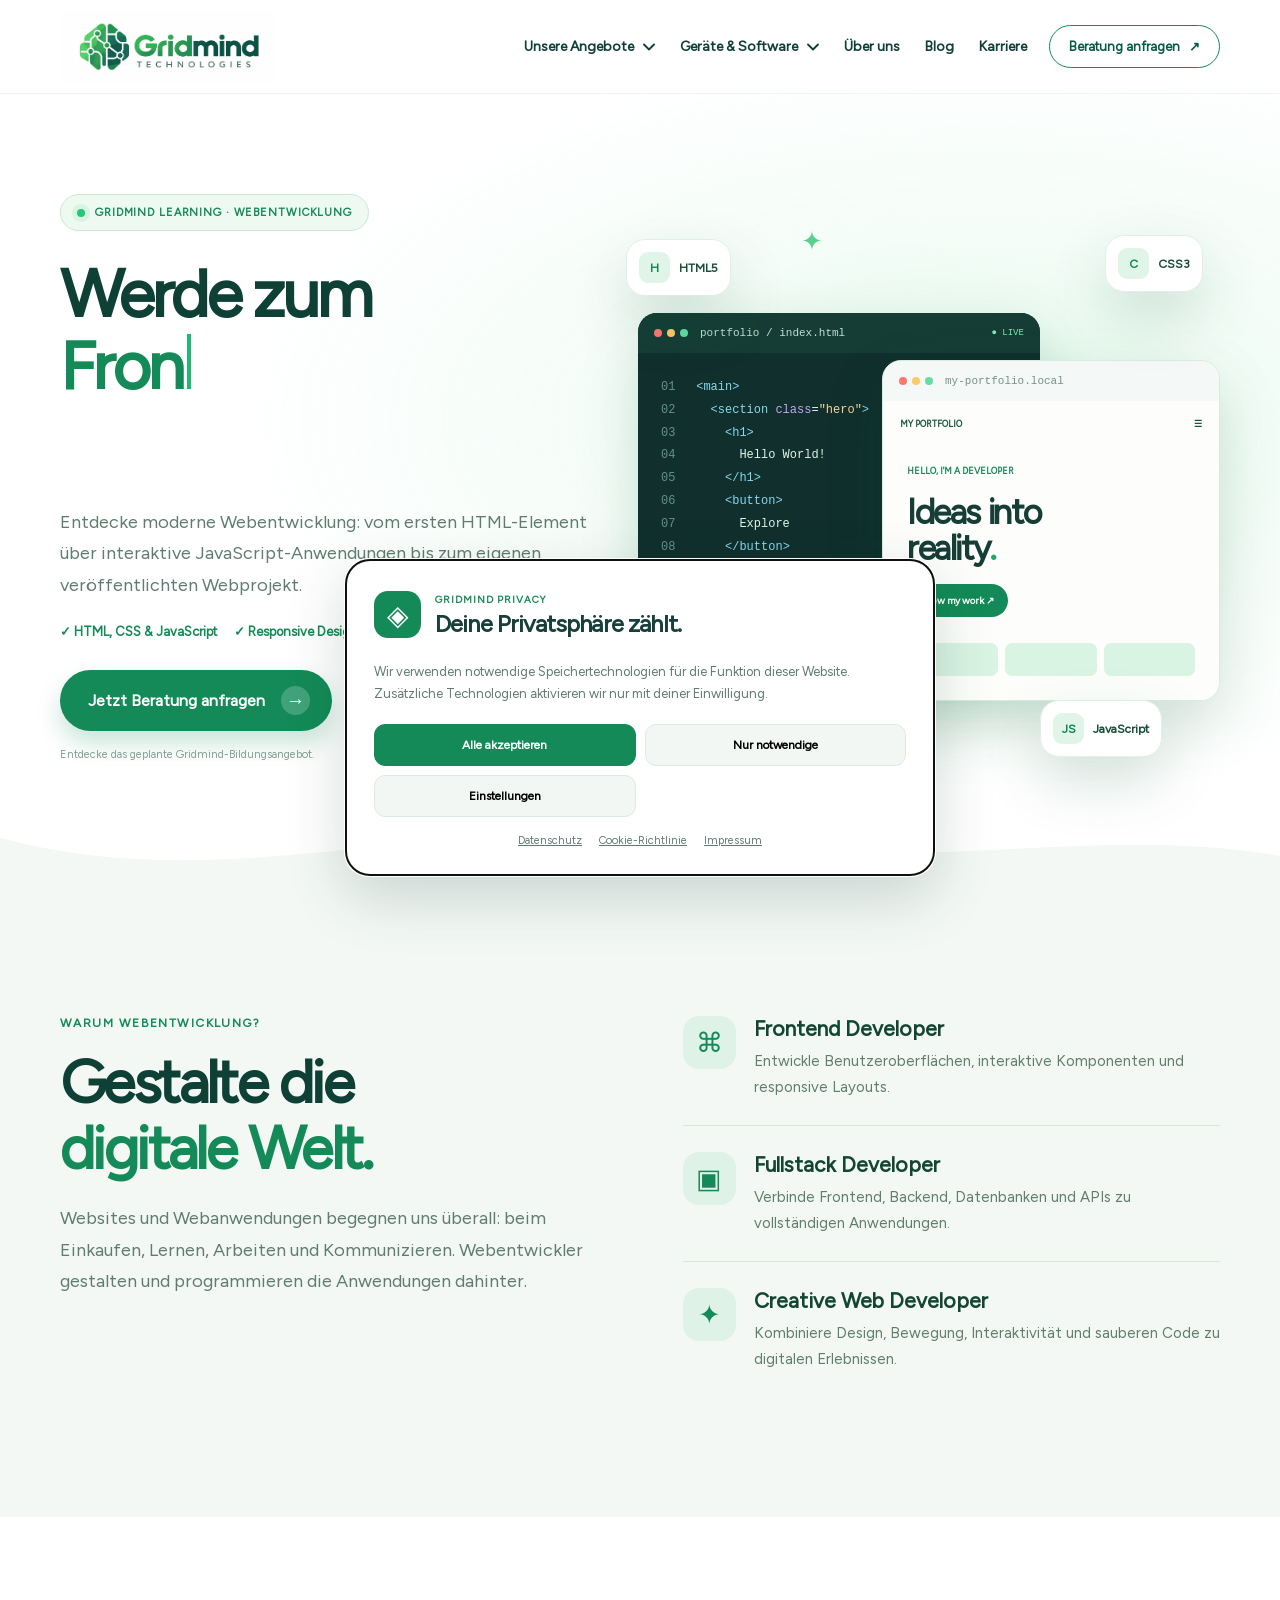
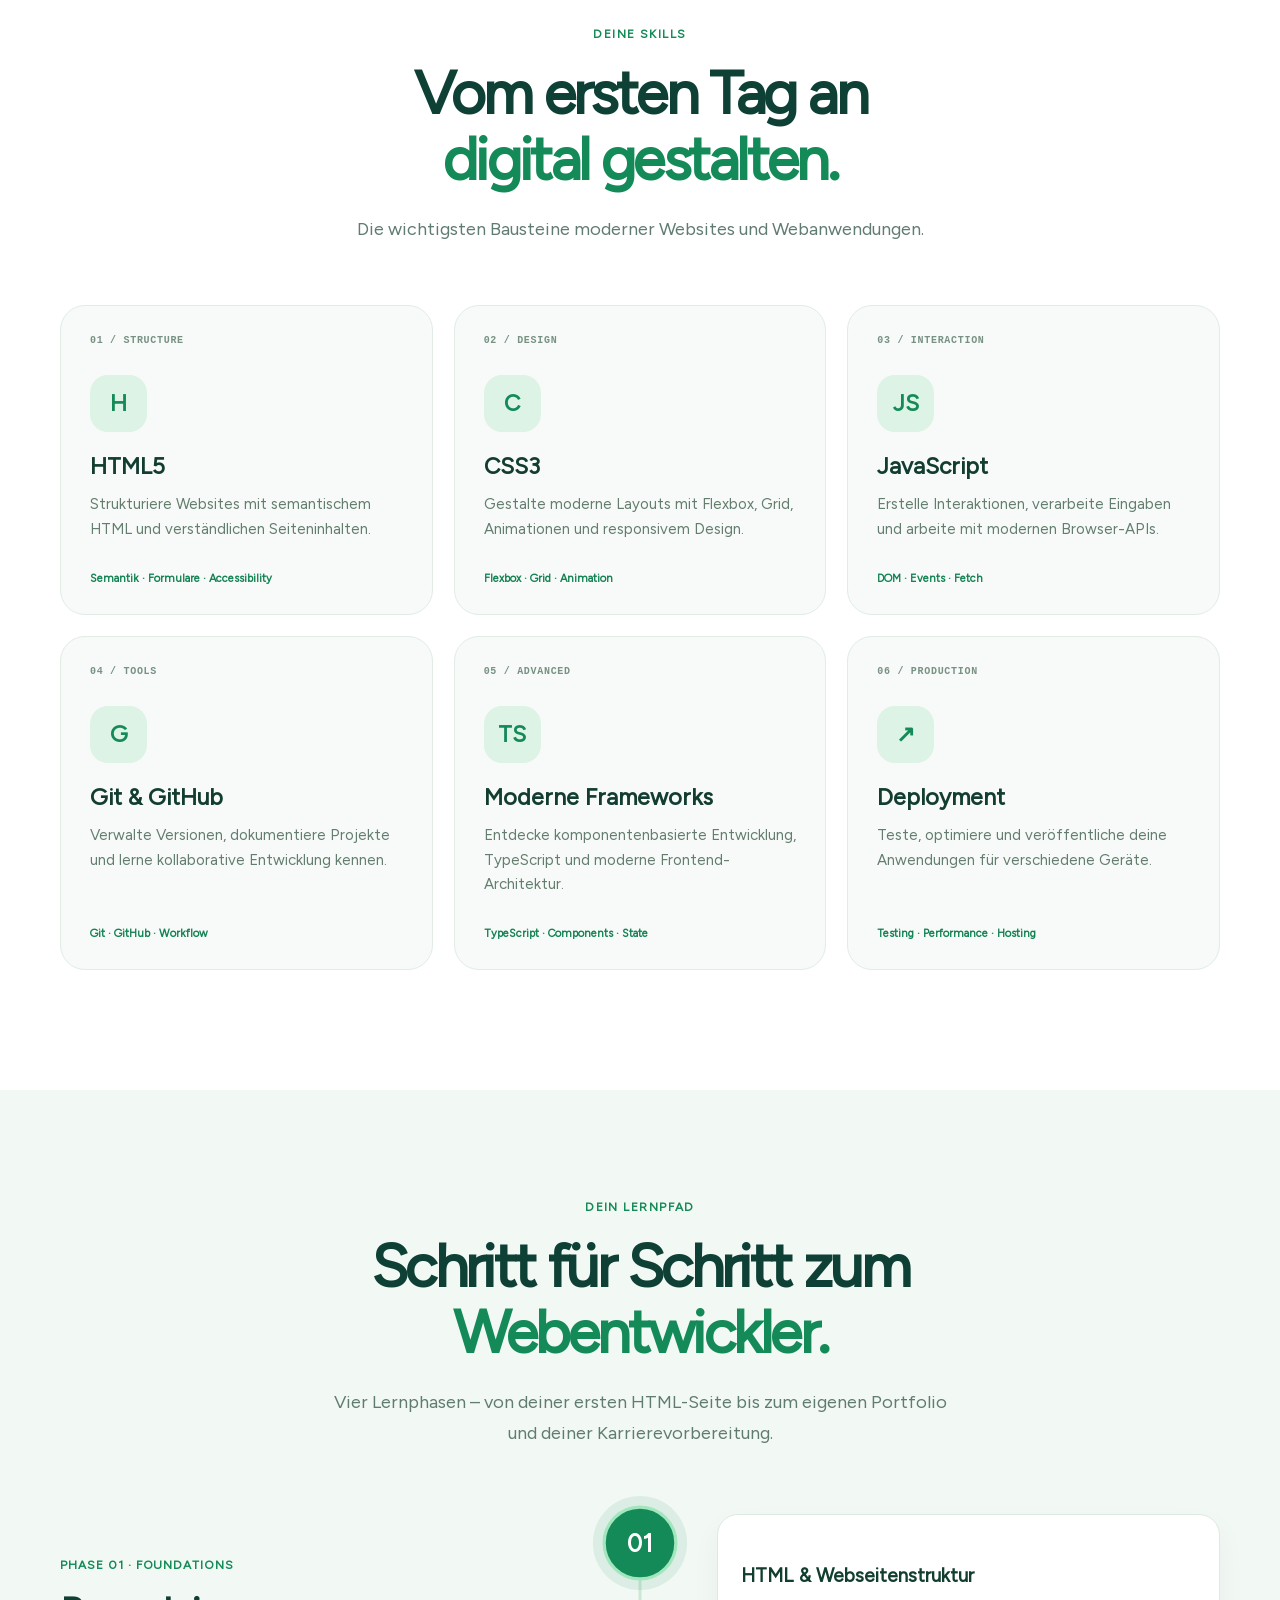
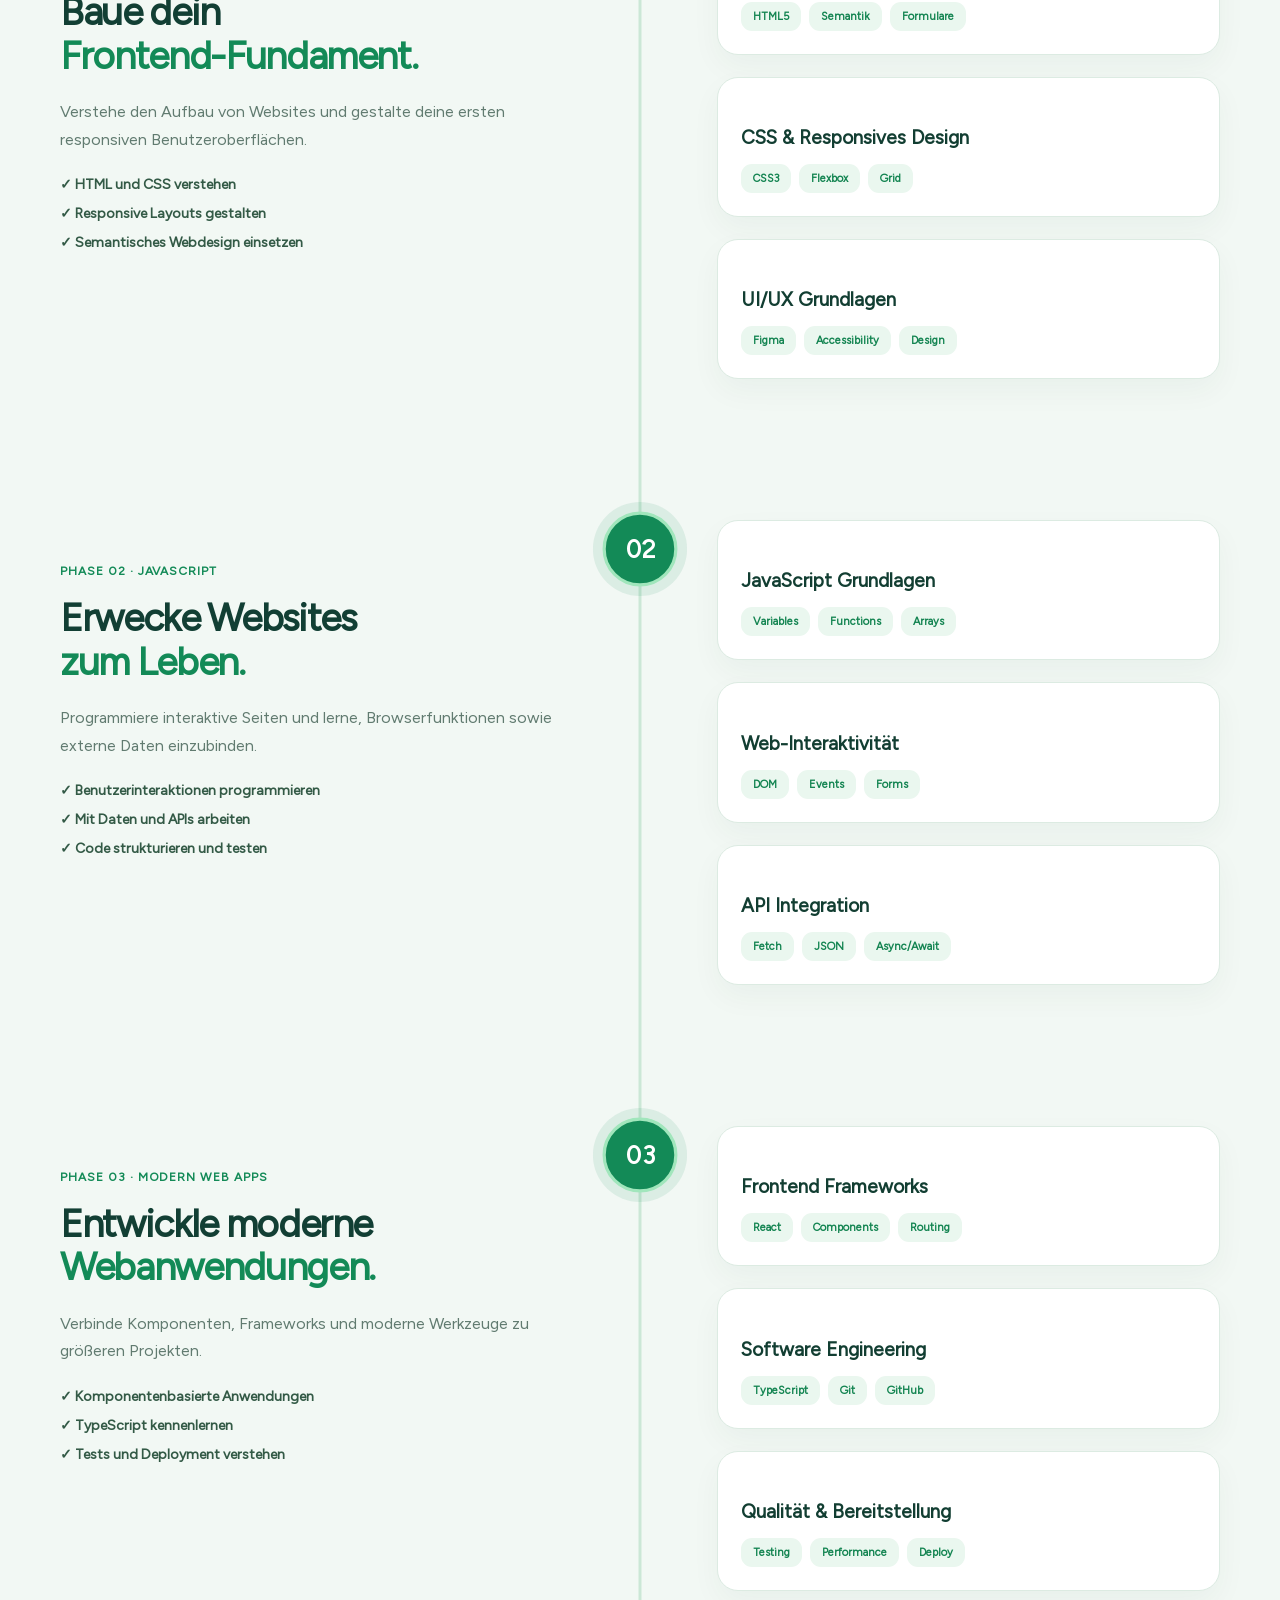
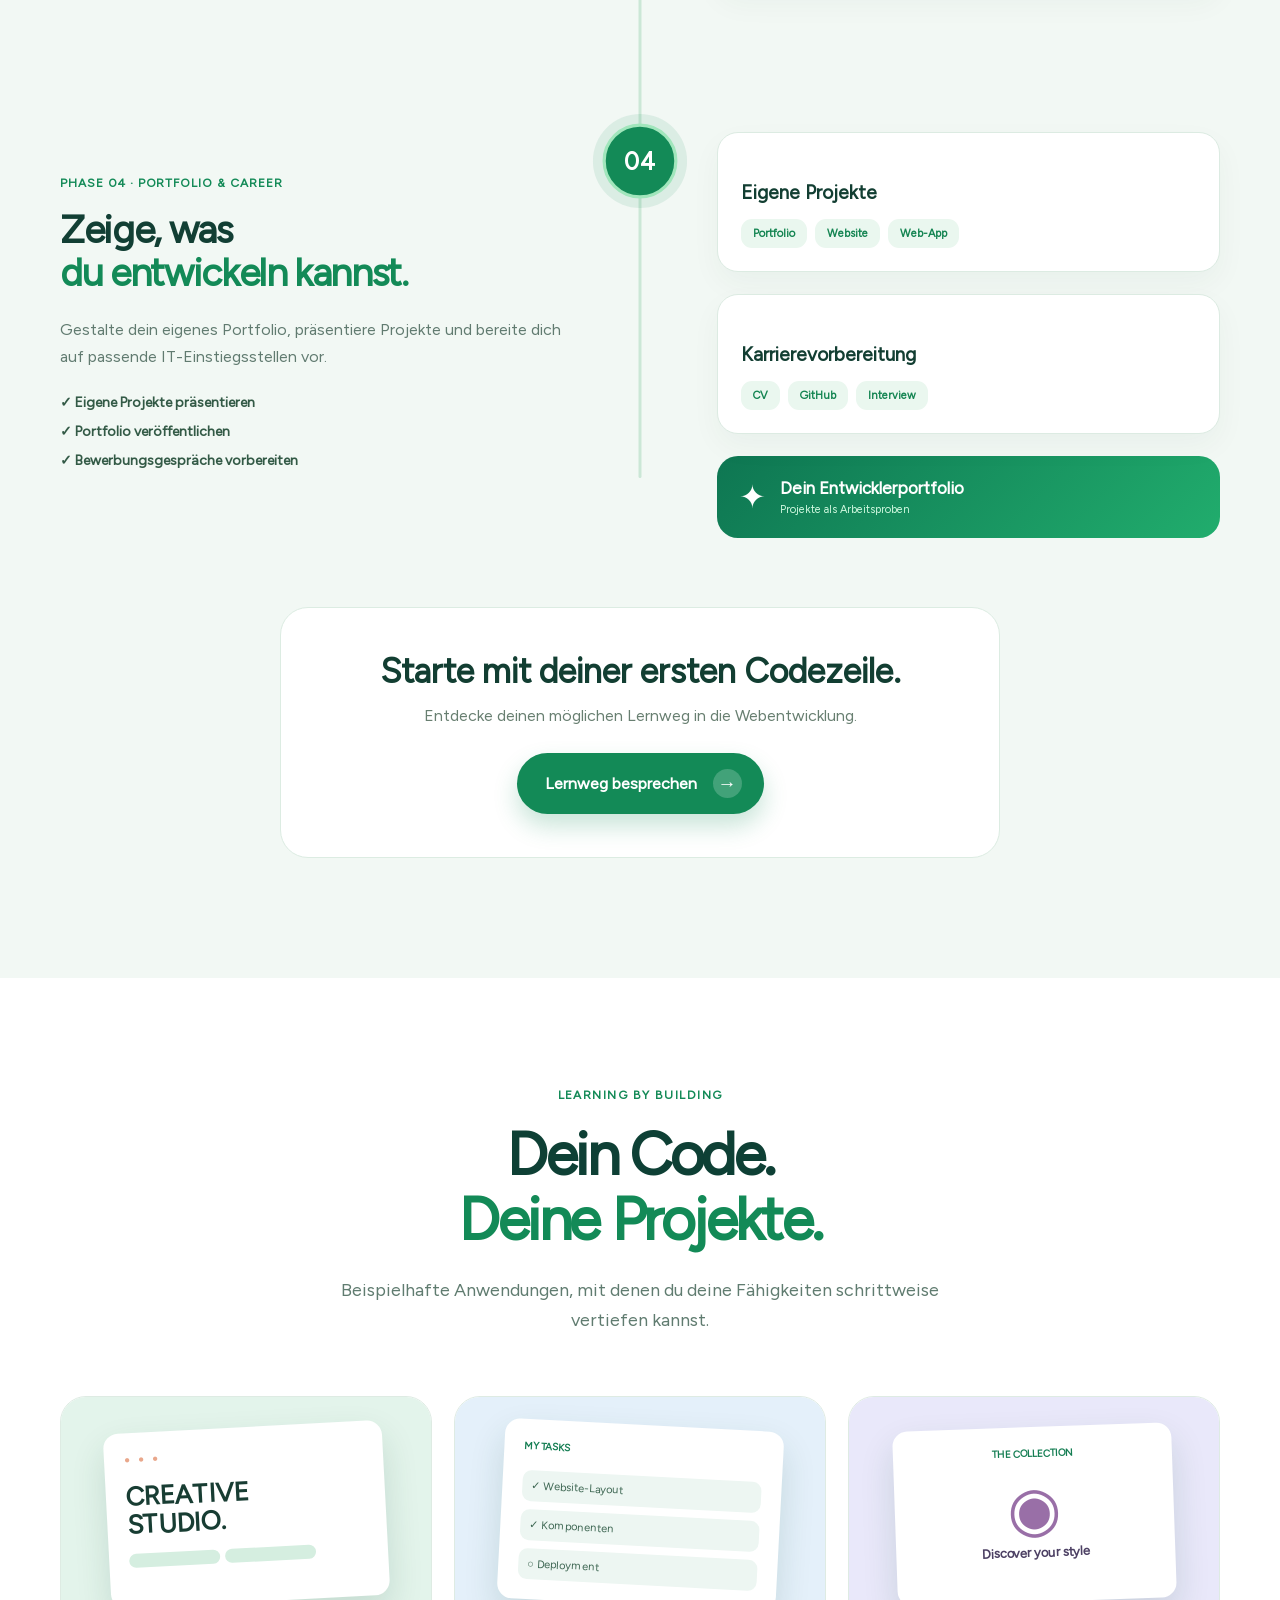
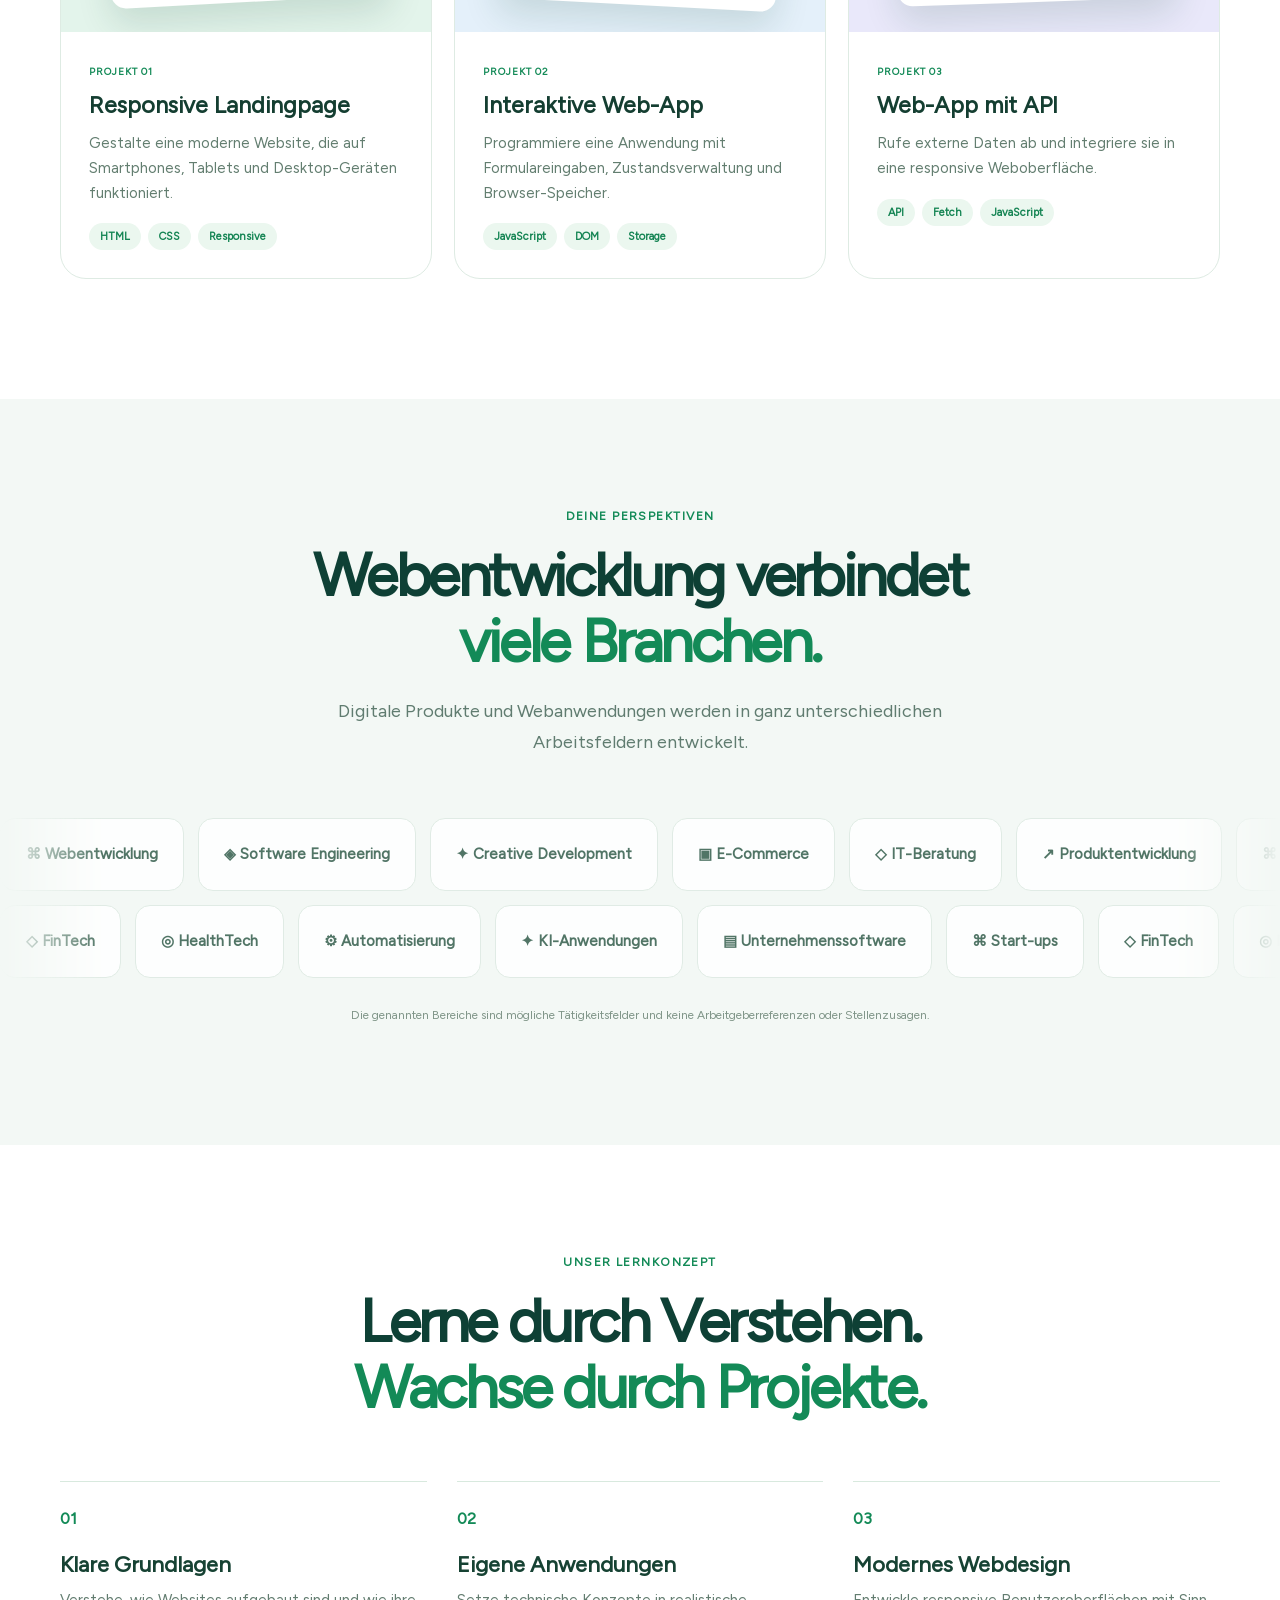
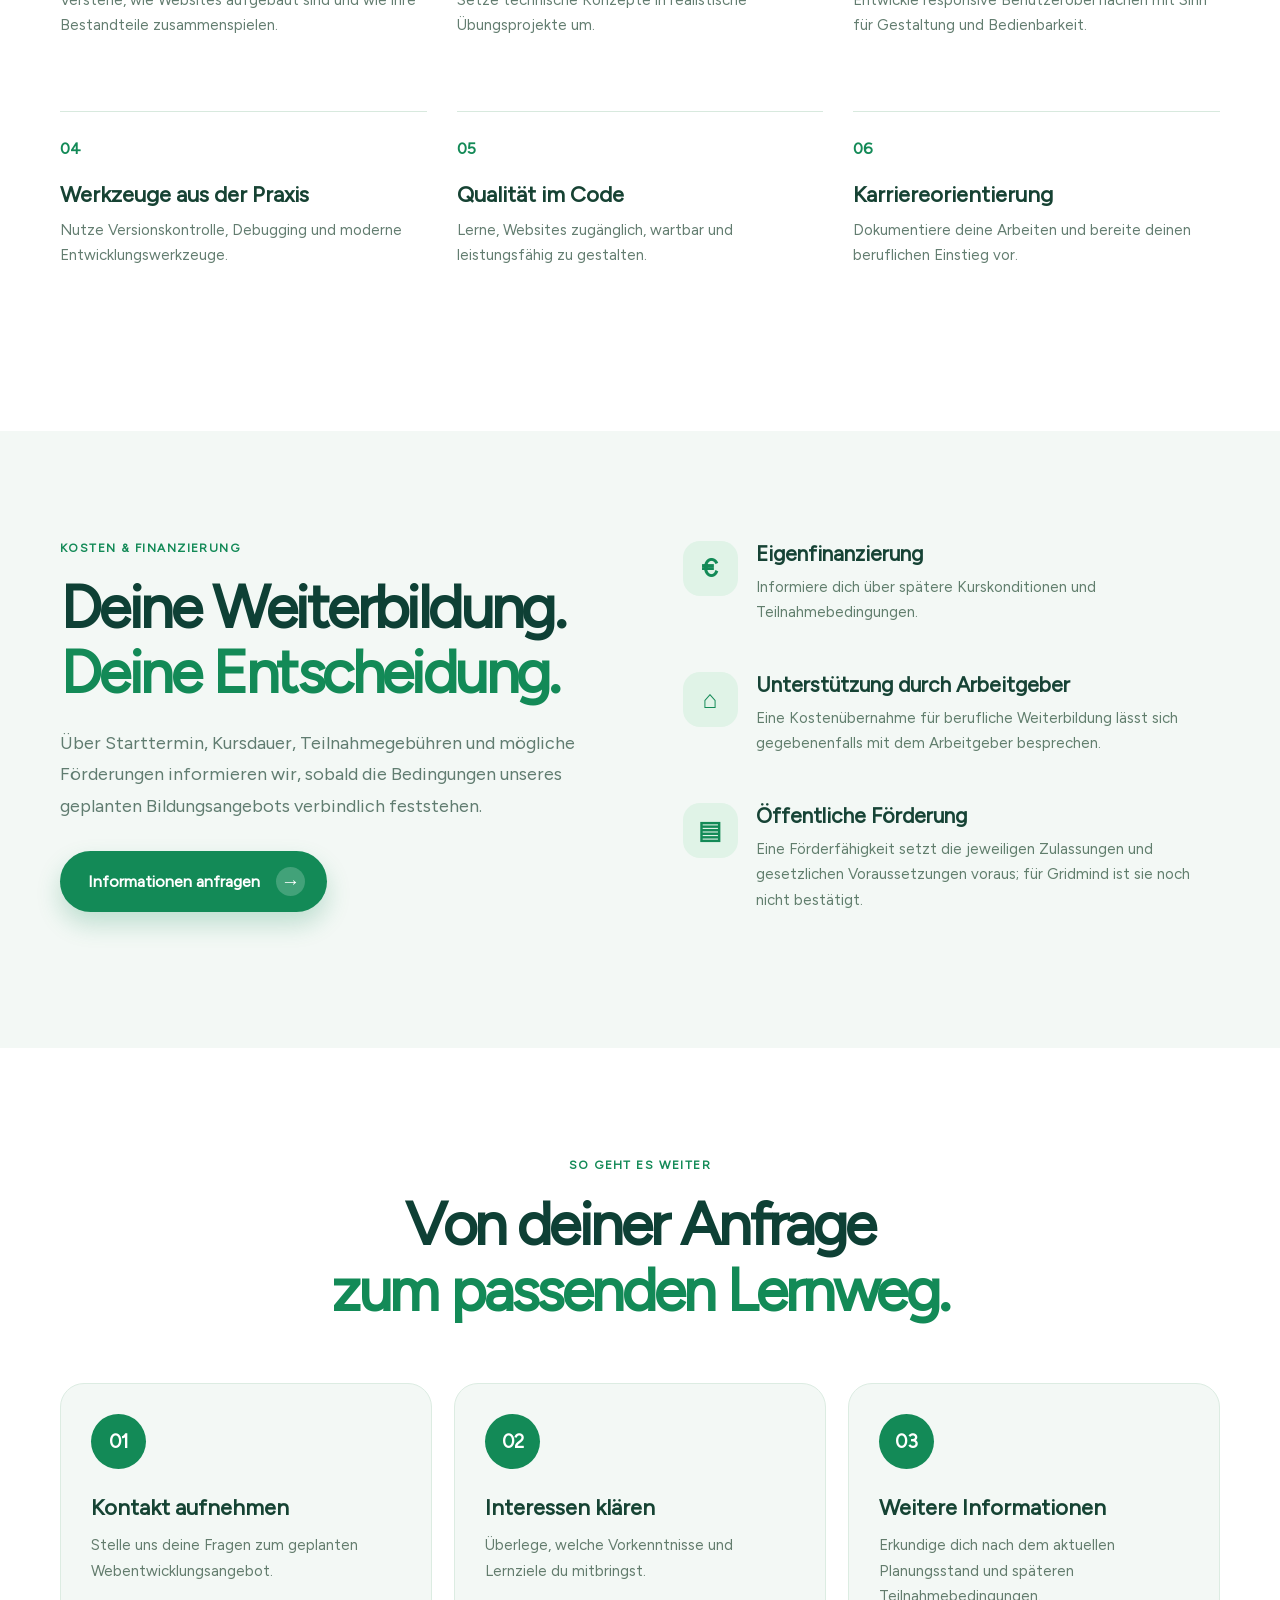
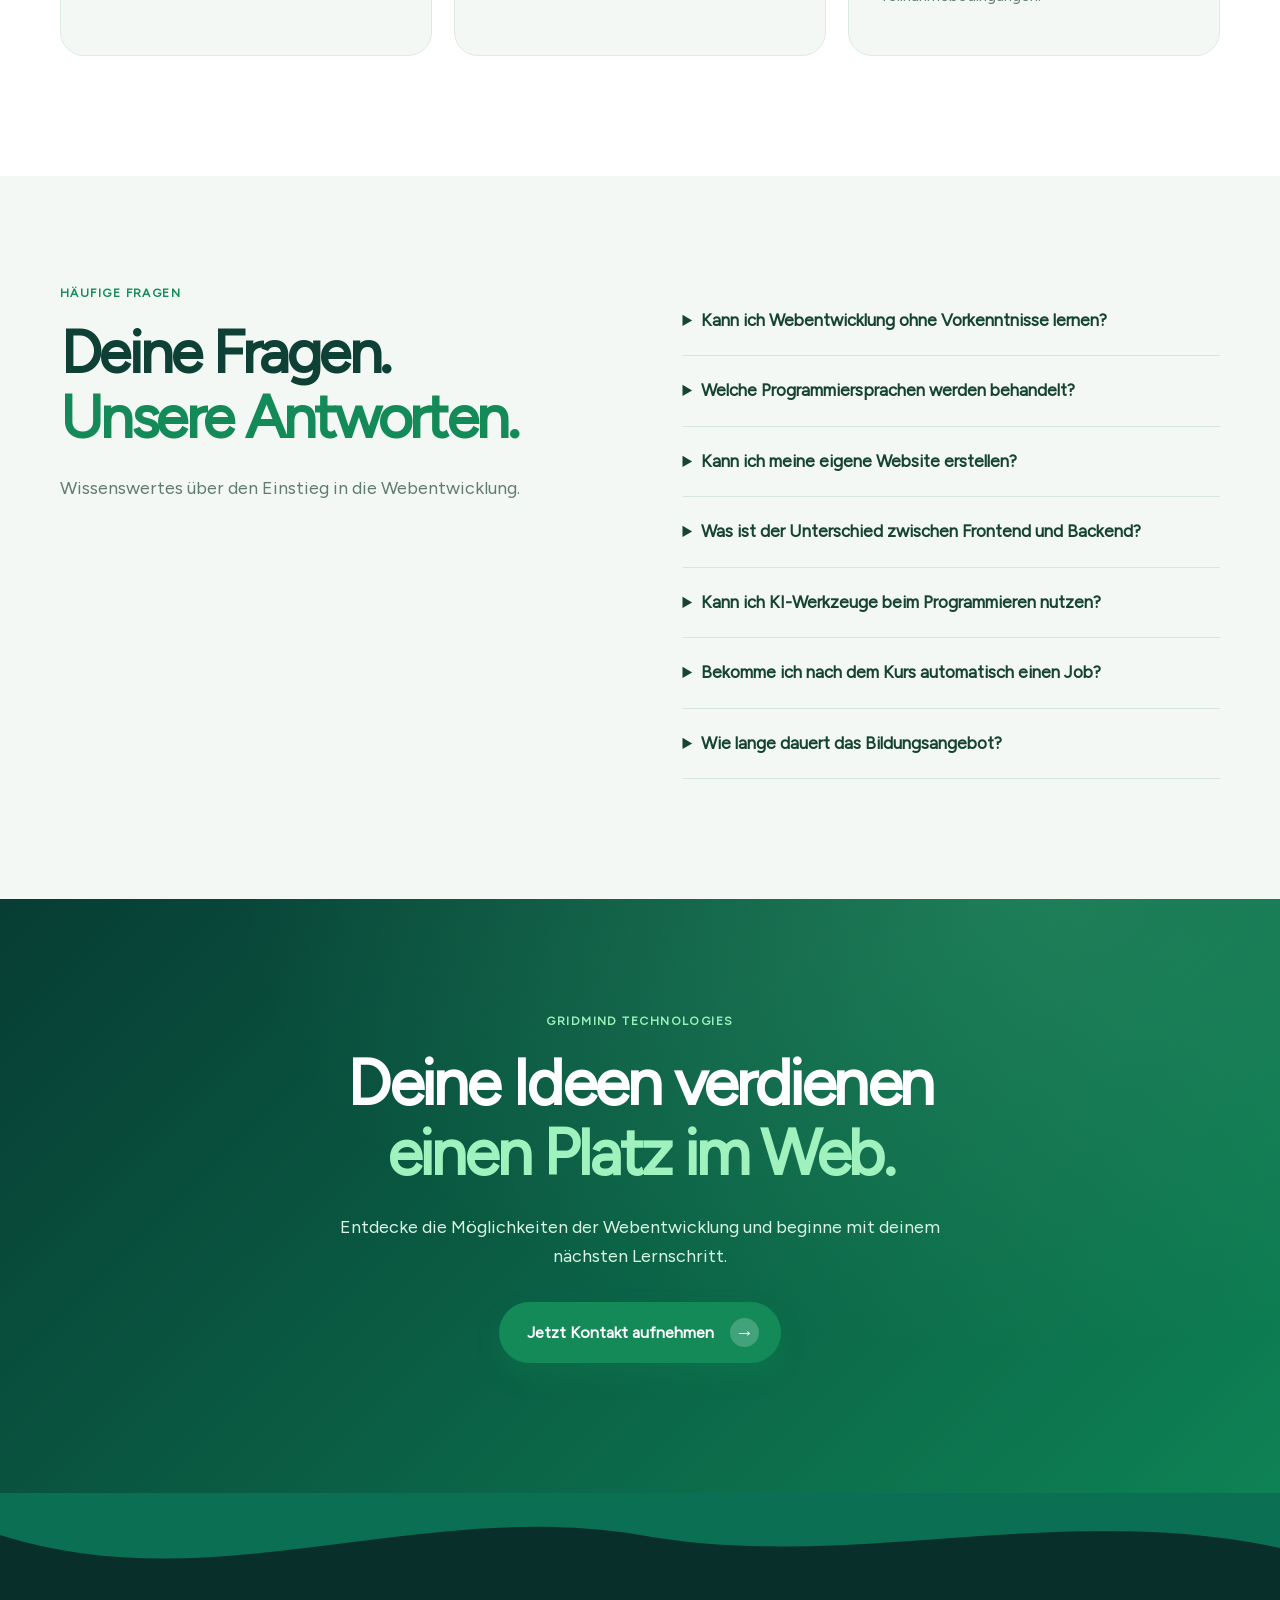
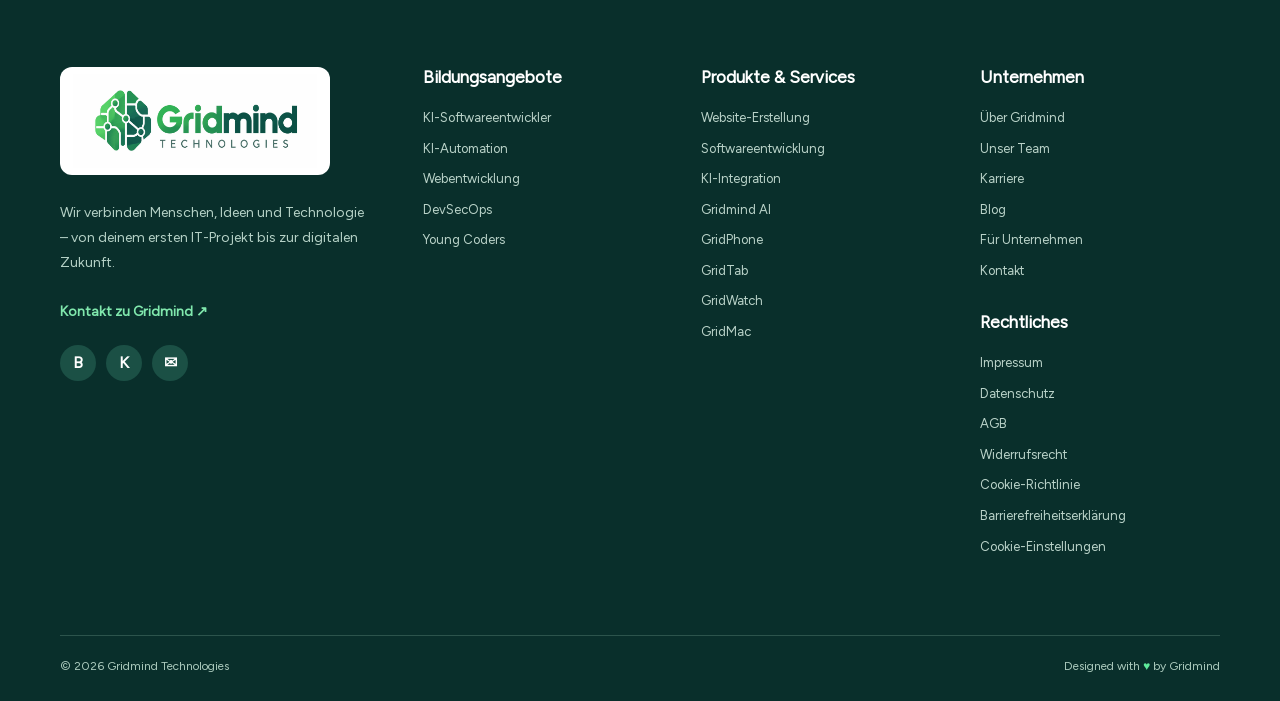
<file: bildungsangebote/webentwicklung.html>
<!DOCTYPE html>
<html lang="de">
<head>
  <meta charset="UTF-8">
  <meta name="viewport" content="width=device-width, initial-scale=1">
  <meta name="theme-color" content="#138a57">
  <meta name="description" content="Webentwicklung bei Gridmind Technologies: HTML, CSS, JavaScript, Responsives Design und moderne Webanwendungen.">
  <title>Webentwicklung | Gridmind Technologies</title>

  <link rel="icon" type="image/png" href="../assets/logo-icon.png">
  <link rel="stylesheet" href="../css/figtree.css">
  <link rel="stylesheet" href="../css/style.css">
  <link rel="stylesheet" href="../css/webentwicklung.css">
  <script src="../js/main.js" defer></script>
</head>

<body class="gridmind-webdev">
<a class="skip-link" href="#main-content">Zum Hauptinhalt</a>

<!-- GEMEINSAMER GRIDMIND HEADER -->
<header class="site-header" id="site-header">
  <div class="container header-inner">
    <a class="brand" href="../index.html"
       aria-label="Gridmind Technologies – Startseite">
      <img src="../assets/logo.png" width="280" height="94"
           alt="Gridmind Technologies">
    </a>

    <nav class="desktop-nav" aria-label="Hauptnavigation">
      <div class="nav-group">
        <button class="nav-trigger" type="button"
                aria-expanded="false" aria-controls="nav-offers">
          Unsere Angebote
          <svg viewBox="0 0 12 8" width="12" height="8"
               fill="none" aria-hidden="true">
            <path d="M1 1.5L6 6.5L11 1.5"
              stroke="currentColor" stroke-width="1.8"
              stroke-linecap="round" stroke-linejoin="round"/>
          </svg>
        </button>
        <div class="nav-dropdown" id="nav-offers">
          <span class="dropdown-title">Ausbildung & Karriere</span>
          <a href="../bildungsangebote/ki-softwareentwickler.html">KI-Softwareentwickler</a>
          <a href="../bildungsangebote/ki-automation.html">KI-Automation</a>
          <a href="../bildungsangebote/webentwicklung.html" aria-current="page">Webentwicklung</a>
          <a href="../bildungsangebote/devsecops.html">DevSecOps</a>
          <a href="../bildungsangebote/young-coders.html">Young Coders</a>
          <span class="dropdown-title">Digitale Dienstleistungen</span>
          <a href="../services/websites.html">Websites erstellen lassen</a>
          <a href="../services/softwareentwicklung.html">Softwareentwicklung</a>
          <a href="../services/ki-integration.html">KI-Integration</a>
        </div>
      </div>

      <div class="nav-group">
        <button class="nav-trigger" type="button"
                aria-expanded="false" aria-controls="nav-devices">
          Geräte & Software
          <svg viewBox="0 0 12 8" width="12" height="8"
               fill="none" aria-hidden="true">
            <path d="M1 1.5L6 6.5L11 1.5"
              stroke="currentColor" stroke-width="1.8"
              stroke-linecap="round" stroke-linejoin="round"/>
          </svg>
        </button>
        <div class="nav-dropdown" id="nav-devices">
          <a href="../produkte/gridphone.html">GridPhone</a>
          <a href="../produkte/gridtab.html">GridTab</a>
          <a href="../produkte/gridwatch.html">GridWatch</a>
          <a href="../produkte/gridmac.html">GridMac</a>
          <a href="../produkte/gridmind-ai.html">Gridmind AI</a>
        </div>
      </div>
      <a href="../unternehmen/ueber-uns.html">Über uns</a>
      <a href="../unternehmen/blog.html">Blog</a>
      <a href="../unternehmen/karriere.html">Karriere</a>
    </nav>

    <div class="header-actions">
      <a class="header-cta" href="../unternehmen/kontakt.html">
        Beratung anfragen <span aria-hidden="true">↗</span>
      </a>
      <button class="hamburger" id="hamburger" type="button"
              aria-label="Menü öffnen" aria-controls="mobile-menu"
              aria-expanded="false">
        <span></span><span></span><span></span>
      </button>
    </div>
  </div>

  <nav class="mobile-menu" id="mobile-menu"
       aria-label="Mobiles Menü" inert>
    <div class="mobile-menu-inner">
      <a href="../index.html">Startseite</a>
      <details>
        <summary>Bildungsangebote</summary>
        <div class="mobile-submenu">
          <a href="../bildungsangebote/ki-softwareentwickler.html">KI-Softwareentwickler</a>
          <a href="../bildungsangebote/ki-automation.html">KI-Automation</a>
          <a href="../bildungsangebote/webentwicklung.html" aria-current="page">Webentwicklung</a>
          <a href="../bildungsangebote/devsecops.html">DevSecOps</a>
          <a href="../bildungsangebote/young-coders.html">Young Coders</a>
        </div>
      </details>
      <details>
        <summary>Websites & Software</summary>
        <div class="mobile-submenu">
          <a href="../services/websites.html">Website-Erstellung</a>
          <a href="../services/softwareentwicklung.html">Softwareentwicklung</a>
          <a href="../services/ki-integration.html">KI-Integration</a>
        </div>
      </details>
      <details>
        <summary>Grid-Geräte</summary>
        <div class="mobile-submenu">
          <a href="../produkte/gridphone.html">GridPhone</a>
          <a href="../produkte/gridtab.html">GridTab</a>
          <a href="../produkte/gridwatch.html">GridWatch</a>
          <a href="../produkte/gridmac.html">GridMac</a>
          <a href="../produkte/gridmind-ai.html">Gridmind AI</a>
        </div>
      </details>
      <a href="../unternehmen/ueber-uns.html">Über uns</a>
      <a href="../unternehmen/blog.html">Blog</a>
      <a href="../unternehmen/karriere.html">Karriere</a>
      <a href="../unternehmen/kontakt.html">Kontakt</a>
      <a class="mobile-cta" href="../unternehmen/kontakt.html">
        Beratung anfragen →
      </a>
    </div>
  </nav>
</header>

<main id="main-content">

  <!-- HERO MIT TYPEWRITER -->
  <section class="web-hero" aria-labelledby="web-hero-title">
    <div class="container web-hero-layout">

      <div class="web-hero-copy">
        <span class="web-kicker">
          <i></i> GRIDMIND LEARNING · WEBENTWICKLUNG
        </span>

        <h1 id="web-hero-title">
          Werde zum
          <span class="web-typing-line">
            <span id="web-typewriter" aria-hidden="true">Webentwickler</span><span class="web-typing-cursor" aria-hidden="true"></span>
          </span>
        </h1>

        <p class="web-sr-only">
          Lerne für die Berufsfelder Webentwickler,
          Frontend Developer und Fullstack Developer.
        </p>

        <p class="web-hero-lead">
          Entdecke moderne Webentwicklung:
          vom ersten HTML-Element über interaktive
          JavaScript-Anwendungen bis zum eigenen
          veröffentlichten Webprojekt.
        </p>

        <div class="web-hero-checks">
          <span>✓ HTML, CSS & JavaScript</span>
          <span>✓ Responsive Design</span>
          <span>✓ Eigene Projekte</span>
        </div>

        <a href="../unternehmen/kontakt.html"
           class="btn btn-primary hero-button">
          Jetzt Beratung anfragen
          <span class="arrow-circle" aria-hidden="true">→</span>
        </a>

        <small class="web-hero-note">
          Entdecke das geplante Gridmind-Bildungsangebot.
        </small>
      </div>

      <!-- ANIMIERTE WEBENTWICKLUNGS-SZENE -->
      <div class="web-stage" aria-label="Illustrative Entwicklungsumgebung mit Code und Website-Vorschau">
        <div class="web-stage-glow"></div>

        <div class="web-code-window web-float-code">
          <div class="web-window-header">
            <span class="web-window-dots"><i></i><i></i><i></i></span>
            <span>portfolio / index.html</span>
            <span class="web-window-label">● LIVE</span>
          </div>
          <div class="web-code-lines">
            <div><span>01</span> <b>&lt;main&gt;</b></div>
            <div><span>02</span> &nbsp; <b>&lt;section</b> <em>class</em>=<mark>"hero"</mark><b>&gt;</b></div>
            <div><span>03</span> &nbsp; &nbsp; <b>&lt;h1&gt;</b></div>
            <div><span>04</span> &nbsp; &nbsp; &nbsp; Hello World!</div>
            <div><span>05</span> &nbsp; &nbsp; <b>&lt;/h1&gt;</b></div>
            <div><span>06</span> &nbsp; &nbsp; <b>&lt;button&gt;</b></div>
            <div><span>07</span> &nbsp; &nbsp; &nbsp; Explore</div>
            <div><span>08</span> &nbsp; &nbsp; <b>&lt;/button&gt;</b></div>
            <div><span>09</span> &nbsp; <b>&lt;/section&gt;</b></div>
            <div><span>10</span> <b>&lt;/main&gt;</b></div>
          </div>
          <div class="web-code-footer">
            <span>✓ No errors</span>
            <span>HTML · UTF-8</span>
          </div>
        </div>

        <div class="web-preview-window web-float-preview">
          <div class="web-preview-top">
            <span class="web-window-dots"><i></i><i></i><i></i></span>
            <span>my-portfolio.local</span>
          </div>
          <div class="web-preview-body">
            <div class="web-preview-navigation">
              <span>MY PORTFOLIO</span><span>☰</span>
            </div>
            <div class="web-preview-content">
              <small>HELLO, I'M A DEVELOPER</small>
              <strong>Ideas into<br>reality<span>.</span></strong>
              <span class="web-demo-cta">View my work ↗</span>
              <div class="web-demo-tiles">
                <i></i><i></i><i></i>
              </div>
            </div>
          </div>
        </div>

        <div class="web-float-label web-float-html">
          <span>H</span> HTML5
        </div>
        <div class="web-float-label web-float-css">
          <span>C</span> CSS3
        </div>
        <div class="web-float-label web-float-js">
          <span>JS</span> JavaScript
        </div>
        <div class="web-success web-float-success">
          <span>✓</span>
          <div><strong>Projekt veröffentlicht</strong><small>Deine erste Website ist online</small></div>
        </div>

        <span class="web-star web-star-one" aria-hidden="true">✦</span>
        <span class="web-star web-star-two" aria-hidden="true">✧</span>
      </div>
    </div>

    <svg class="web-wave" viewBox="0 0 1440 110"
         preserveAspectRatio="none" aria-hidden="true">
      <path d="M0 35C260 105 520 0 765 37C1010 80 1230 18 1440 55V110H0Z"
            fill="#f3f8f5"/>
    </svg>
  </section>

  <!-- WARUM WEBENTWICKLUNG -->
  <section class="web-intro web-section" id="warum">
    <div class="container web-two-columns">
      <div>
        <span class="web-eyebrow">WARUM WEBENTWICKLUNG?</span>
        <h2>Gestalte die<br><em>digitale Welt.</em></h2>
        <p class="web-lead">
          Websites und Webanwendungen begegnen uns überall:
          beim Einkaufen, Lernen, Arbeiten und Kommunizieren.
          Webentwickler gestalten und programmieren
          die Anwendungen dahinter.
        </p>
      </div>

      <div class="web-intro-list">
        <article>
          <span class="web-intro-icon">⌘</span>
          <div>
            <h3>Frontend Developer</h3>
            <p>Entwickle Benutzeroberflächen, interaktive Komponenten und responsive Layouts.</p>
          </div>
        </article>
        <article>
          <span class="web-intro-icon">▣</span>
          <div>
            <h3>Fullstack Developer</h3>
            <p>Verbinde Frontend, Backend, Datenbanken und APIs zu vollständigen Anwendungen.</p>
          </div>
        </article>
        <article>
          <span class="web-intro-icon">✦</span>
          <div>
            <h3>Creative Web Developer</h3>
            <p>Kombiniere Design, Bewegung, Interaktivität und sauberen Code zu digitalen Erlebnissen.</p>
          </div>
        </article>
      </div>
    </div>
  </section>

  <!-- WAS DU LERNST -->
  <section class="web-skills web-section" id="inhalte">
    <div class="container">
      <div class="web-section-heading">
        <span class="web-eyebrow">DEINE SKILLS</span>
        <h2>Vom ersten Tag an<br><em>digital gestalten.</em></h2>
        <p>Die wichtigsten Bausteine moderner Websites und Webanwendungen.</p>
      </div>

      <div class="web-skills-grid">
        <article class="web-skill-card">
          <span class="web-skill-number">01 / STRUCTURE</span>
          <span class="web-skill-icon">H</span>
          <h3>HTML5</h3>
          <p>Strukturiere Websites mit semantischem HTML und verständlichen Seiteninhalten.</p>
          <span class="web-skill-foot">Semantik · Formulare · Accessibility</span>
        </article>
        <article class="web-skill-card">
          <span class="web-skill-number">02 / DESIGN</span>
          <span class="web-skill-icon">C</span>
          <h3>CSS3</h3>
          <p>Gestalte moderne Layouts mit Flexbox, Grid, Animationen und responsivem Design.</p>
          <span class="web-skill-foot">Flexbox · Grid · Animation</span>
        </article>
        <article class="web-skill-card">
          <span class="web-skill-number">03 / INTERACTION</span>
          <span class="web-skill-icon">JS</span>
          <h3>JavaScript</h3>
          <p>Erstelle Interaktionen, verarbeite Eingaben und arbeite mit modernen Browser-APIs.</p>
          <span class="web-skill-foot">DOM · Events · Fetch</span>
        </article>
        <article class="web-skill-card">
          <span class="web-skill-number">04 / TOOLS</span>
          <span class="web-skill-icon">G</span>
          <h3>Git & GitHub</h3>
          <p>Verwalte Versionen, dokumentiere Projekte und lerne kollaborative Entwicklung kennen.</p>
          <span class="web-skill-foot">Git · GitHub · Workflow</span>
        </article>
        <article class="web-skill-card">
          <span class="web-skill-number">05 / ADVANCED</span>
          <span class="web-skill-icon">TS</span>
          <h3>Moderne Frameworks</h3>
          <p>Entdecke komponentenbasierte Entwicklung, TypeScript und moderne Frontend-Architektur.</p>
          <span class="web-skill-foot">TypeScript · Components · State</span>
        </article>
        <article class="web-skill-card">
          <span class="web-skill-number">06 / PRODUCTION</span>
          <span class="web-skill-icon">↗</span>
          <h3>Deployment</h3>
          <p>Teste, optimiere und veröffentliche deine Anwendungen für verschiedene Geräte.</p>
          <span class="web-skill-foot">Testing · Performance · Hosting</span>
        </article>
      </div>
    </div>
  </section>

  <!-- TIMELINE -->
  <section class="web-roadmap web-section" id="lernweg">
    <div class="container">
      <div class="web-section-heading">
        <span class="web-eyebrow">DEIN LERNPFAD</span>
        <h2>Schritt für Schritt zum<br><em>Webentwickler.</em></h2>
        <p>Vier Lernphasen – von deiner ersten HTML-Seite bis zum eigenen Portfolio und deiner Karrierevorbereitung.</p>
      </div>

      <div class="web-roadmap-track">
        <div class="web-roadmap-line" aria-hidden="true">
          <div class="web-roadmap-progress"></div>
        </div>

        <!-- PHASE 1 -->
        <article class="web-phase">
          <div class="web-phase-copy">
            <span class="web-phase-eyebrow">PHASE 01 · FOUNDATIONS</span>
            <h3>Baue dein<br><em>Frontend-Fundament.</em></h3>
            <p>Verstehe den Aufbau von Websites und gestalte deine ersten responsiven Benutzeroberflächen.</p>
            <div class="web-phase-checks">
              <span>✓ HTML und CSS verstehen</span>
              <span>✓ Responsive Layouts gestalten</span>
              <span>✓ Semantisches Webdesign einsetzen</span>
            </div>
          </div>
          <div class="web-phase-marker" aria-hidden="true">01</div>
          <div class="web-phase-modules">
            <div class="web-module">
              <h4>HTML & Webseitenstruktur</h4>
              <div class="web-module-tags"><span>HTML5</span><span>Semantik</span><span>Formulare</span></div>
            </div>
            <div class="web-module">
              <h4>CSS & Responsives Design</h4>
              <div class="web-module-tags"><span>CSS3</span><span>Flexbox</span><span>Grid</span></div>
            </div>
            <div class="web-module">
              <h4>UI/UX Grundlagen</h4>
              <div class="web-module-tags"><span>Figma</span><span>Accessibility</span><span>Design</span></div>
            </div>
          </div>
        </article>

        <!-- PHASE 2 -->
        <article class="web-phase">
          <div class="web-phase-copy">
            <span class="web-phase-eyebrow">PHASE 02 · JAVASCRIPT</span>
            <h3>Erwecke Websites<br><em>zum Leben.</em></h3>
            <p>Programmiere interaktive Seiten und lerne, Browserfunktionen sowie externe Daten einzubinden.</p>
            <div class="web-phase-checks">
              <span>✓ Benutzerinteraktionen programmieren</span>
              <span>✓ Mit Daten und APIs arbeiten</span>
              <span>✓ Code strukturieren und testen</span>
            </div>
          </div>
          <div class="web-phase-marker" aria-hidden="true">02</div>
          <div class="web-phase-modules">
            <div class="web-module">
              <h4>JavaScript Grundlagen</h4>
              <div class="web-module-tags"><span>Variables</span><span>Functions</span><span>Arrays</span></div>
            </div>
            <div class="web-module">
              <h4>Web-Interaktivität</h4>
              <div class="web-module-tags"><span>DOM</span><span>Events</span><span>Forms</span></div>
            </div>
            <div class="web-module">
              <h4>API Integration</h4>
              <div class="web-module-tags"><span>Fetch</span><span>JSON</span><span>Async/Await</span></div>
            </div>
          </div>
        </article>

        <!-- PHASE 3 -->
        <article class="web-phase">
          <div class="web-phase-copy">
            <span class="web-phase-eyebrow">PHASE 03 · MODERN WEB APPS</span>
            <h3>Entwickle moderne<br><em>Webanwendungen.</em></h3>
            <p>Verbinde Komponenten, Frameworks und moderne Werkzeuge zu größeren Projekten.</p>
            <div class="web-phase-checks">
              <span>✓ Komponentenbasierte Anwendungen</span>
              <span>✓ TypeScript kennenlernen</span>
              <span>✓ Tests und Deployment verstehen</span>
            </div>
          </div>
          <div class="web-phase-marker" aria-hidden="true">03</div>
          <div class="web-phase-modules">
            <div class="web-module">
              <h4>Frontend Frameworks</h4>
              <div class="web-module-tags"><span>React</span><span>Components</span><span>Routing</span></div>
            </div>
            <div class="web-module">
              <h4>Software Engineering</h4>
              <div class="web-module-tags"><span>TypeScript</span><span>Git</span><span>GitHub</span></div>
            </div>
            <div class="web-module">
              <h4>Qualität & Bereitstellung</h4>
              <div class="web-module-tags"><span>Testing</span><span>Performance</span><span>Deploy</span></div>
            </div>
          </div>
        </article>

        <!-- PHASE 4 -->
        <article class="web-phase web-phase-last">
          <div class="web-phase-copy">
            <span class="web-phase-eyebrow">PHASE 04 · PORTFOLIO & CAREER</span>
            <h3>Zeige, was<br><em>du entwickeln kannst.</em></h3>
            <p>Gestalte dein eigenes Portfolio, präsentiere Projekte und bereite dich auf passende IT-Einstiegsstellen vor.</p>
            <div class="web-phase-checks">
              <span>✓ Eigene Projekte präsentieren</span>
              <span>✓ Portfolio veröffentlichen</span>
              <span>✓ Bewerbungsgespräche vorbereiten</span>
            </div>
          </div>
          <div class="web-phase-marker" aria-hidden="true">04</div>
          <div class="web-phase-modules">
            <div class="web-module">
              <h4>Eigene Projekte</h4>
              <div class="web-module-tags"><span>Portfolio</span><span>Website</span><span>Web-App</span></div>
            </div>
            <div class="web-module">
              <h4>Karrierevorbereitung</h4>
              <div class="web-module-tags"><span>CV</span><span>GitHub</span><span>Interview</span></div>
            </div>
            <div class="web-roadmap-finish">
              <span>✦</span>
              <div><strong>Dein Entwicklerportfolio</strong><small>Projekte als Arbeitsproben</small></div>
            </div>
          </div>
        </article>
      </div>

      <div class="web-roadmap-cta">
        <h3>Starte mit deiner ersten Codezeile.</h3>
        <p>Entdecke deinen möglichen Lernweg in die Webentwicklung.</p>
        <a href="../unternehmen/kontakt.html"
           class="btn btn-primary hero-button">
          Lernweg besprechen
          <span class="arrow-circle" aria-hidden="true">→</span>
        </a>
      </div>
    </div>
  </section>

  <!-- PROJEKTE -->
  <section class="web-projects web-section" id="projekte">
    <div class="container">
      <div class="web-section-heading">
        <span class="web-eyebrow">LEARNING BY BUILDING</span>
        <h2>Dein Code.<br><em>Deine Projekte.</em></h2>
        <p>Beispielhafte Anwendungen, mit denen du deine Fähigkeiten schrittweise vertiefen kannst.</p>
      </div>
      <div class="web-project-grid">
        <article class="web-project-card">
          <div class="web-project-graphic web-project-graphic-one">
            <div class="web-mini-browser">
              <span class="web-mini-browser-top">● ● ●</span>
              <strong>CREATIVE<br>STUDIO.</strong>
              <i></i><i></i>
            </div>
          </div>
          <div class="web-project-copy">
            <span>PROJEKT 01</span>
            <h3>Responsive Landingpage</h3>
            <p>Gestalte eine moderne Website, die auf Smartphones, Tablets und Desktop-Geräten funktioniert.</p>
            <div class="web-project-tags"><span>HTML</span><span>CSS</span><span>Responsive</span></div>
          </div>
        </article>
        <article class="web-project-card">
          <div class="web-project-graphic web-project-graphic-two">
            <div class="web-mini-dashboard">
              <span>MY TASKS</span>
              <div>✓ Website-Layout</div>
              <div>✓ Komponenten</div>
              <div>○ Deployment</div>
            </div>
          </div>
          <div class="web-project-copy">
            <span>PROJEKT 02</span>
            <h3>Interaktive Web-App</h3>
            <p>Programmiere eine Anwendung mit Formulareingaben, Zustandsverwaltung und Browser-Speicher.</p>
            <div class="web-project-tags"><span>JavaScript</span><span>DOM</span><span>Storage</span></div>
          </div>
        </article>
        <article class="web-project-card">
          <div class="web-project-graphic web-project-graphic-three">
            <div class="web-mini-shop">
              <span>THE COLLECTION</span>
              <div class="web-shop-product">◉</div>
              <strong>Discover your style</strong>
            </div>
          </div>
          <div class="web-project-copy">
            <span>PROJEKT 03</span>
            <h3>Web-App mit API</h3>
            <p>Rufe externe Daten ab und integriere sie in eine responsive Weboberfläche.</p>
            <div class="web-project-tags"><span>API</span><span>Fetch</span><span>JavaScript</span></div>
          </div>
        </article>
      </div>
    </div>
  </section>

  <!-- BRANCHEN-MARQUEE -->
  <section class="web-industries web-section"
           aria-labelledby="web-industries-title">
    <div class="web-section-heading">
      <span class="web-eyebrow">DEINE PERSPEKTIVEN</span>
      <h2 id="web-industries-title">
        Webentwicklung verbindet<br><em>viele Branchen.</em>
      </h2>
      <p>Digitale Produkte und Webanwendungen werden in ganz unterschiedlichen Arbeitsfeldern entwickelt.</p>
    </div>

    <div class="web-marquee" aria-label="IT-Berufsfelder und Branchen">
      <div class="web-marquee-row">
        <div class="web-marquee-track">
          <div class="web-marquee-group">
            <span>⌘ Webentwicklung</span><span>◈ Software Engineering</span>
            <span>✦ Creative Development</span><span>▣ E-Commerce</span>
            <span>◇ IT-Beratung</span><span>↗ Produktentwicklung</span>
          </div>
          <div class="web-marquee-group" aria-hidden="true">
            <span>⌘ Webentwicklung</span><span>◈ Software Engineering</span>
            <span>✦ Creative Development</span><span>▣ E-Commerce</span>
            <span>◇ IT-Beratung</span><span>↗ Produktentwicklung</span>
          </div>
        </div>
      </div>
      <div class="web-marquee-row web-marquee-reverse">
        <div class="web-marquee-track">
          <div class="web-marquee-group">
            <span>◇ FinTech</span><span>◎ HealthTech</span>
            <span>⚙ Automatisierung</span><span>✦ KI-Anwendungen</span>
            <span>▤ Unternehmenssoftware</span><span>⌘ Start-ups</span>
          </div>
          <div class="web-marquee-group" aria-hidden="true">
            <span>◇ FinTech</span><span>◎ HealthTech</span>
            <span>⚙ Automatisierung</span><span>✦ KI-Anwendungen</span>
            <span>▤ Unternehmenssoftware</span><span>⌘ Start-ups</span>
          </div>
        </div>
      </div>
    </div>

    <p class="web-industries-note">
      Die genannten Bereiche sind mögliche Tätigkeitsfelder und keine Arbeitgeberreferenzen oder Stellenzusagen.
    </p>
  </section>

  <!-- WARUM GRIDMIND -->
  <section class="web-benefits web-section">
    <div class="container">
      <div class="web-section-heading">
        <span class="web-eyebrow">UNSER LERNKONZEPT</span>
        <h2>Lerne durch Verstehen.<br><em>Wachse durch Projekte.</em></h2>
      </div>
      <div class="web-benefits-grid">
        <article><span>01</span><h3>Klare Grundlagen</h3><p>Verstehe, wie Websites aufgebaut sind und wie ihre Bestandteile zusammenspielen.</p></article>
        <article><span>02</span><h3>Eigene Anwendungen</h3><p>Setze technische Konzepte in realistische Übungsprojekte um.</p></article>
        <article><span>03</span><h3>Modernes Webdesign</h3><p>Entwickle responsive Benutzeroberflächen mit Sinn für Gestaltung und Bedienbarkeit.</p></article>
        <article><span>04</span><h3>Werkzeuge aus der Praxis</h3><p>Nutze Versionskontrolle, Debugging und moderne Entwicklungswerkzeuge.</p></article>
        <article><span>05</span><h3>Qualität im Code</h3><p>Lerne, Websites zugänglich, wartbar und leistungsfähig zu gestalten.</p></article>
        <article><span>06</span><h3>Karriereorientierung</h3><p>Dokumentiere deine Arbeiten und bereite deinen beruflichen Einstieg vor.</p></article>
      </div>
    </div>
  </section>

  <!-- FINANZIERUNG -->
  <section class="web-financing web-section">
    <div class="container web-two-columns">
      <div>
        <span class="web-eyebrow">KOSTEN & FINANZIERUNG</span>
        <h2>Deine Weiterbildung.<br><em>Deine Entscheidung.</em></h2>
        <p class="web-lead">
          Über Starttermin, Kursdauer, Teilnahmegebühren
          und mögliche Förderungen informieren wir,
          sobald die Bedingungen unseres geplanten
          Bildungsangebots verbindlich feststehen.
        </p>
        <a href="../unternehmen/kontakt.html"
           class="btn btn-primary hero-button">
          Informationen anfragen
          <span class="arrow-circle" aria-hidden="true">→</span>
        </a>
      </div>
      <div class="web-financing-list">
        <article><span>€</span><div><h3>Eigenfinanzierung</h3><p>Informiere dich über spätere Kurskonditionen und Teilnahmebedingungen.</p></div></article>
        <article><span>⌂</span><div><h3>Unterstützung durch Arbeitgeber</h3><p>Eine Kostenübernahme für berufliche Weiterbildung lässt sich gegebenenfalls mit dem Arbeitgeber besprechen.</p></div></article>
        <article><span>▤</span><div><h3>Öffentliche Förderung</h3><p>Eine Förderfähigkeit setzt die jeweiligen Zulassungen und gesetzlichen Voraussetzungen voraus; für Gridmind ist sie noch nicht bestätigt.</p></div></article>
      </div>
    </div>
  </section>

  <!-- ABLAUF -->
  <section class="web-next-steps web-section">
    <div class="container">
      <div class="web-section-heading">
        <span class="web-eyebrow">SO GEHT ES WEITER</span>
        <h2>Von deiner Anfrage<br><em>zum passenden Lernweg.</em></h2>
      </div>
      <div class="web-next-grid">
        <article><span>01</span><h3>Kontakt aufnehmen</h3><p>Stelle uns deine Fragen zum geplanten Webentwicklungsangebot.</p></article>
        <article><span>02</span><h3>Interessen klären</h3><p>Überlege, welche Vorkenntnisse und Lernziele du mitbringst.</p></article>
        <article><span>03</span><h3>Weitere Informationen</h3><p>Erkundige dich nach dem aktuellen Planungsstand und späteren Teilnahmebedingungen.</p></article>
      </div>
    </div>
  </section>

  <!-- FAQ -->
  <section class="web-faq web-section" id="faq">
    <div class="container web-two-columns">
      <div>
        <span class="web-eyebrow">HÄUFIGE FRAGEN</span>
        <h2>Deine Fragen.<br><em>Unsere Antworten.</em></h2>
        <p class="web-lead">Wissenswertes über den Einstieg in die Webentwicklung.</p>
      </div>
      <div class="web-faq-list">
        <details><summary>Kann ich Webentwicklung ohne Vorkenntnisse lernen?</summary><p>Ja, die Grundlagen von HTML, CSS und JavaScript lassen sich schrittweise erlernen. Wie schnell du Fortschritte machst, hängt unter anderem von deinem Lerntempo und deiner Übungspraxis ab.</p></details>
        <details><summary>Welche Programmiersprachen werden behandelt?</summary><p>Das geplante Curriculum umfasst HTML und CSS als Webtechnologien sowie JavaScript. Weiterführende Themen können TypeScript und moderne Frontend-Frameworks sein.</p></details>
        <details><summary>Kann ich meine eigene Website erstellen?</summary><p>Genau das ist ein mögliches Lernprojekt: von der Gestaltung und Programmierung bis zum Testen und Veröffentlichen einer Website.</p></details>
        <details><summary>Was ist der Unterschied zwischen Frontend und Backend?</summary><p>Das Frontend ist der sichtbare Teil einer Anwendung. Das Backend verarbeitet Daten, implementiert serverseitige Logik und stellt Schnittstellen bereit.</p></details>
        <details><summary>Kann ich KI-Werkzeuge beim Programmieren nutzen?</summary><p>Ja. KI-Werkzeuge können beim Erklären, Testen und Überarbeiten von Code unterstützen. Es bleibt wichtig, Vorschläge selbst zu verstehen und zu überprüfen.</p></details>
        <details><summary>Bekomme ich nach dem Kurs automatisch einen Job?</summary><p>Nein. Berufliche Perspektiven hängen von individuellen Fähigkeiten, Projekten, Bewerbungen und der Situation auf dem Arbeitsmarkt ab.</p></details>
        <details><summary>Wie lange dauert das Bildungsangebot?</summary><p>Für das geplante Gridmind-Programm sind Kursdauer, Lernformat und Starttermin noch nicht verbindlich festgelegt.</p></details>
      </div>
    </div>
  </section>

  <!-- ABSCHLUSS -->
  <section class="web-final">
    <div class="container web-final-inner">
      <span class="web-eyebrow">GRIDMIND TECHNOLOGIES</span>
      <h2>Deine Ideen verdienen<br><em>einen Platz im Web.</em></h2>
      <p>Entdecke die Möglichkeiten der Webentwicklung und beginne mit deinem nächsten Lernschritt.</p>
      <a href="../unternehmen/kontakt.html"
         class="btn btn-primary hero-button">
        Jetzt Kontakt aufnehmen
        <span class="arrow-circle" aria-hidden="true">→</span>
      </a>
    </div>
  </section>
</main>

<!-- GEMEINSAMER GRIDMIND FOOTER -->
<footer class="site-footer">
  <svg class="footer-wave" viewBox="0 0 1440 125"
       preserveAspectRatio="none" aria-hidden="true">
    <path d="M0 42C240 110 470 5 720 42C955 80 1190 7 1440 55V125H0Z"
          fill="#092f2b"/>
  </svg>
  <div class="footer-main">
    <div class="container footer-grid">
      <div class="footer-brand">
        <a href="../index.html" class="footer-logo">
          <img src="../assets/logo.png" width="280" height="94" alt="Gridmind Technologies">
        </a>
        <p>Wir verbinden Menschen, Ideen und Technologie – von deinem ersten IT-Projekt bis zur digitalen Zukunft.</p>
        <a class="footer-contact" href="../unternehmen/kontakt.html">Kontakt zu Gridmind ↗</a>
        <div class="footer-social" aria-label="Weitere Informationen">
          <a href="../unternehmen/blog.html" aria-label="Gridmind Blog">B</a>
          <a href="../unternehmen/karriere.html" aria-label="Gridmind Karriere">K</a>
          <a href="../unternehmen/kontakt.html" aria-label="Gridmind Kontakt">✉</a>
        </div>
      </div>
      <div class="footer-column">
        <h3>Bildungsangebote</h3>
        <a href="../bildungsangebote/ki-softwareentwickler.html">KI-Softwareentwickler</a>
        <a href="../bildungsangebote/ki-automation.html">KI-Automation</a>
        <a href="../bildungsangebote/webentwicklung.html">Webentwicklung</a>
        <a href="../bildungsangebote/devsecops.html">DevSecOps</a>
        <a href="../bildungsangebote/young-coders.html">Young Coders</a>
      </div>
      <div class="footer-column">
        <h3>Produkte & Services</h3>
        <a href="../services/websites.html">Website-Erstellung</a>
        <a href="../services/softwareentwicklung.html">Softwareentwicklung</a>
        <a href="../services/ki-integration.html">KI-Integration</a>
        <a href="../produkte/gridmind-ai.html">Gridmind AI</a>
        <a href="../produkte/gridphone.html">GridPhone</a>
        <a href="../produkte/gridtab.html">GridTab</a>
        <a href="../produkte/gridwatch.html">GridWatch</a>
        <a href="../produkte/gridmac.html">GridMac</a>
      </div>
      <div class="footer-column">
        <h3>Unternehmen</h3>
        <a href="../unternehmen/ueber-uns.html">Über Gridmind</a>
        <a href="../unternehmen/team.html">Unser Team</a>
        <a href="../unternehmen/karriere.html">Karriere</a>
        <a href="../unternehmen/blog.html">Blog</a>
        <a href="../unternehmen/fuer-unternehmen.html">Für Unternehmen</a>
        <a href="../unternehmen/kontakt.html">Kontakt</a>
        <h3 class="footer-subtitle">Rechtliches</h3>
        <a href="../rechtliches/impressum.html">Impressum</a>
        <a href="../rechtliches/datenschutz.html">Datenschutz</a>
        <a href="../rechtliches/agb.html">AGB</a>
        <a href="../rechtliches/widerruf.html">Widerrufsrecht</a>
        <a href="../rechtliches/cookies.html">Cookie-Richtlinie</a>
        <a href="../rechtliches/barrierefreiheit.html">Barrierefreiheitserklärung</a>
        <button class="footer-text-button" type="button" data-open-cookie>Cookie-Einstellungen</button>
      </div>
    </div>
    <div class="container footer-bottom">
      <span>© 2026 Gridmind Technologies</span>
      <span>Designed with <span class="heart">♥</span> by Gridmind</span>
    </div>
  </div>
</footer>

<!-- COOKIE-DIALOG -->
<div class="cookie-overlay" id="cookie-overlay" hidden></div>
<section class="cookie-banner" id="cookie-banner"
         role="dialog" aria-modal="true"
         aria-labelledby="cookie-title"
         aria-describedby="cookie-description"
         tabindex="-1" hidden>
  <div class="cookie-heading">
    <span class="cookie-icon">◈</span>
    <div>
      <span class="cookie-brand">GRIDMIND PRIVACY</span>
      <h2 id="cookie-title">Deine Privatsphäre zählt.</h2>
    </div>
  </div>
  <p id="cookie-description">
    Wir verwenden notwendige Speichertechnologien für die Funktion dieser Website.
    Zusätzliche Technologien aktivieren wir nur mit deiner Einwilligung.
  </p>
  <div class="cookie-details" id="cookie-details" hidden>
    <label class="cookie-option"><span><strong>Notwendig</strong><small>Grundlegende Funktionen und deine Auswahl.</small></span><input type="checkbox" checked disabled></label>
    <label class="cookie-option"><span><strong>Funktional</strong><small>Zusätzliche Komfortfunktionen.</small></span><input type="checkbox" id="consent-functional"></label>
    <label class="cookie-option"><span><strong>Statistik</strong><small>Optionale Auswertung der Website-Nutzung.</small></span><input type="checkbox" id="consent-analytics"></label>
    <label class="cookie-option"><span><strong>Marketing</strong><small>Optionale Marketingtechnologien.</small></span><input type="checkbox" id="consent-marketing"></label>
  </div>
  <div class="cookie-actions">
    <button class="cookie-btn cookie-accept" id="cookie-accept" type="button">Alle akzeptieren</button>
    <button class="cookie-btn cookie-reject" id="cookie-reject" type="button">Nur notwendige</button>
    <button class="cookie-btn cookie-settings" id="cookie-settings" type="button">Einstellungen</button>
    <button class="cookie-btn cookie-save" id="cookie-save" type="button" hidden>Auswahl speichern</button>
  </div>
  <div class="cookie-legal">
    <a href="../rechtliches/datenschutz.html">Datenschutz</a>
    <a href="../rechtliches/cookies.html">Cookie-Richtlinie</a>
    <a href="../rechtliches/impressum.html">Impressum</a>
  </div>
</section>

<!-- TYPEWRITER + TIMELINE -->
<script>
document.addEventListener("DOMContentLoaded", () => {
  const phrases = [
    "Webentwickler",
    "Frontend Developer",
    "Fullstack Developer"
  ];

  const output = document.getElementById("web-typewriter");
  const reduced = window.matchMedia("(prefers-reduced-motion: reduce)");

  if (output) {
    if (reduced.matches) {
      output.textContent = phrases[0];
    } else {
      let index = 0;
      let position = phrases[0].length;
      let deleting = true;

      function tick() {
        const chars = Array.from(phrases[index]);
        position += deleting ? -1 : 1;
        position = Math.max(0, Math.min(chars.length, position));
        output.textContent = chars.slice(0, position).join("");

        let delay = deleting ? 48 : 88;

        if (position === 0 && deleting) {
          deleting = false;
          index = (index + 1) % phrases.length;
          delay = 350;
        } else if (position === chars.length && !deleting) {
          deleting = true;
          delay = 1800;
        }

        window.setTimeout(tick, delay);
      }

      window.setTimeout(tick, 1900);
    }
  }

  const track = document.querySelector(".web-roadmap-track");
  const line = document.querySelector(".web-roadmap-line");
  const progress = document.querySelector(".web-roadmap-progress");
  const phases = Array.from(document.querySelectorAll(".web-phase"));

  if (!track || !line || !progress) return;

  if (reduced.matches) {
    phases.forEach(p => p.classList.add("is-visible"));
    progress.style.height = "100%";
    return;
  }

  if ("IntersectionObserver" in window) {
    track.classList.add("web-roadmap-js");
    const observer = new IntersectionObserver(entries => {
      entries.forEach(entry => {
        if (entry.isIntersecting) {
          entry.target.classList.add("is-visible");
          observer.unobserve(entry.target);
        }
      });
    }, {threshold: 0.05, rootMargin: "0px 0px -5% 0px"});
    phases.forEach(p => observer.observe(p));
  } else {
    phases.forEach(p => p.classList.add("is-visible"));
  }

  let scheduled = false;
  function update() {
    const rect = line.getBoundingClientRect();
    const trigger = window.innerHeight * 0.65;
    const amount = Math.max(0, Math.min(rect.height, trigger - rect.top));
    progress.style.height = amount + "px";
    scheduled = false;
  }

  function requestUpdate() {
    if (scheduled) return;
    scheduled = true;
    requestAnimationFrame(update);
  }

  window.addEventListener("scroll", requestUpdate, {passive: true});
  window.addEventListener("resize", requestUpdate);
  requestUpdate();
});
</script>

</body>
</html>
</file>
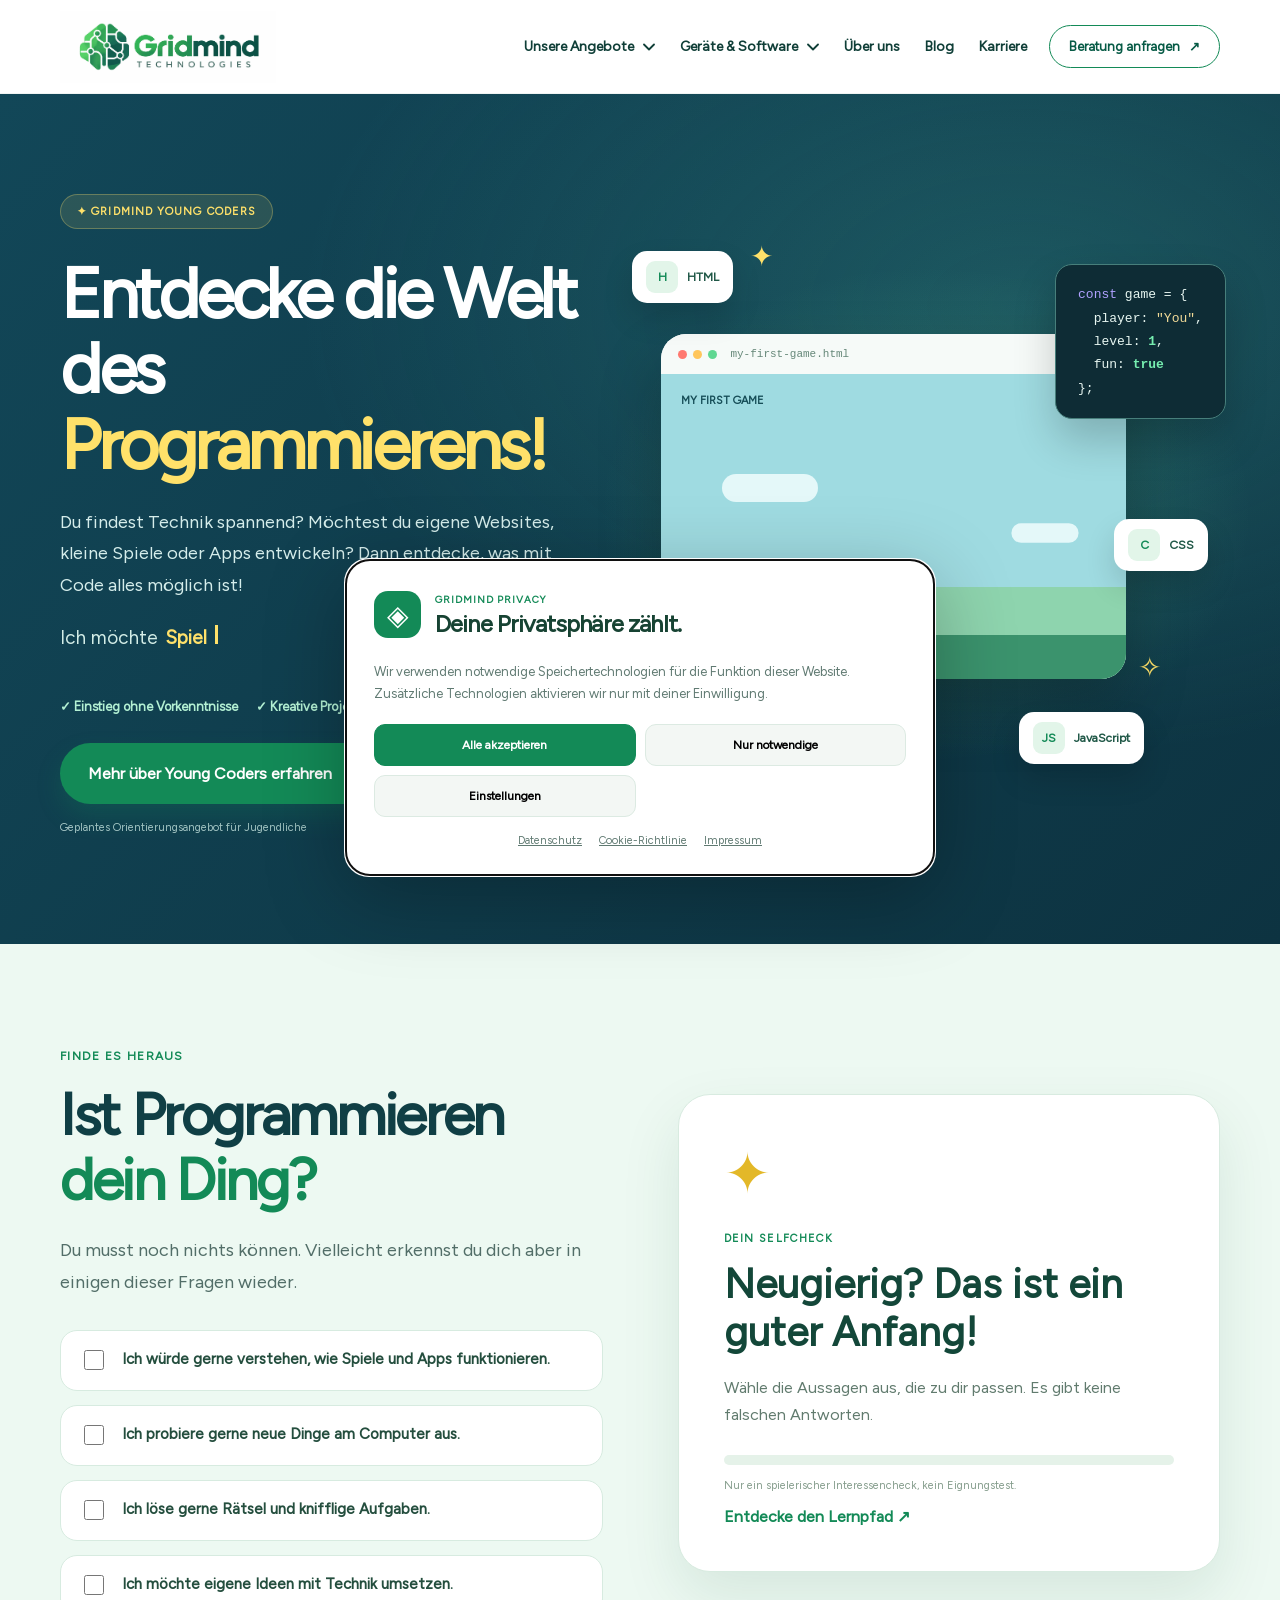
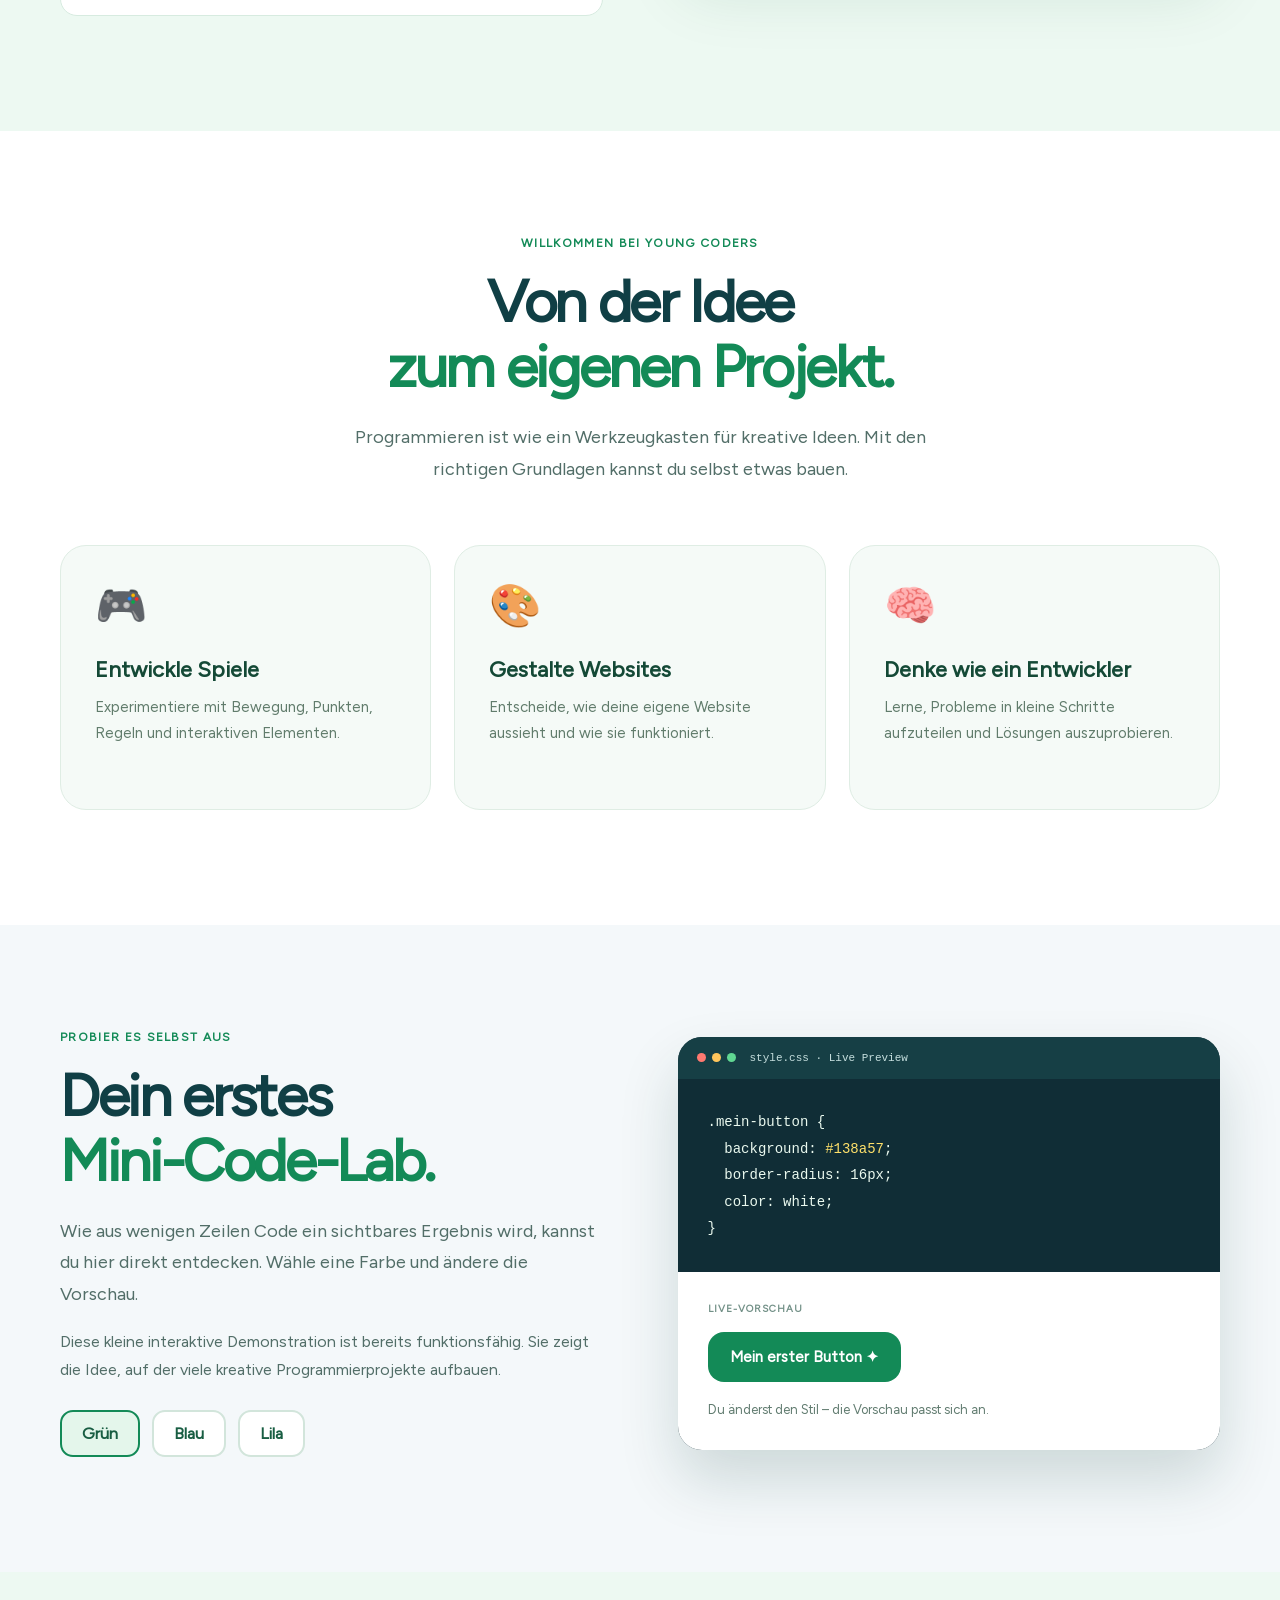
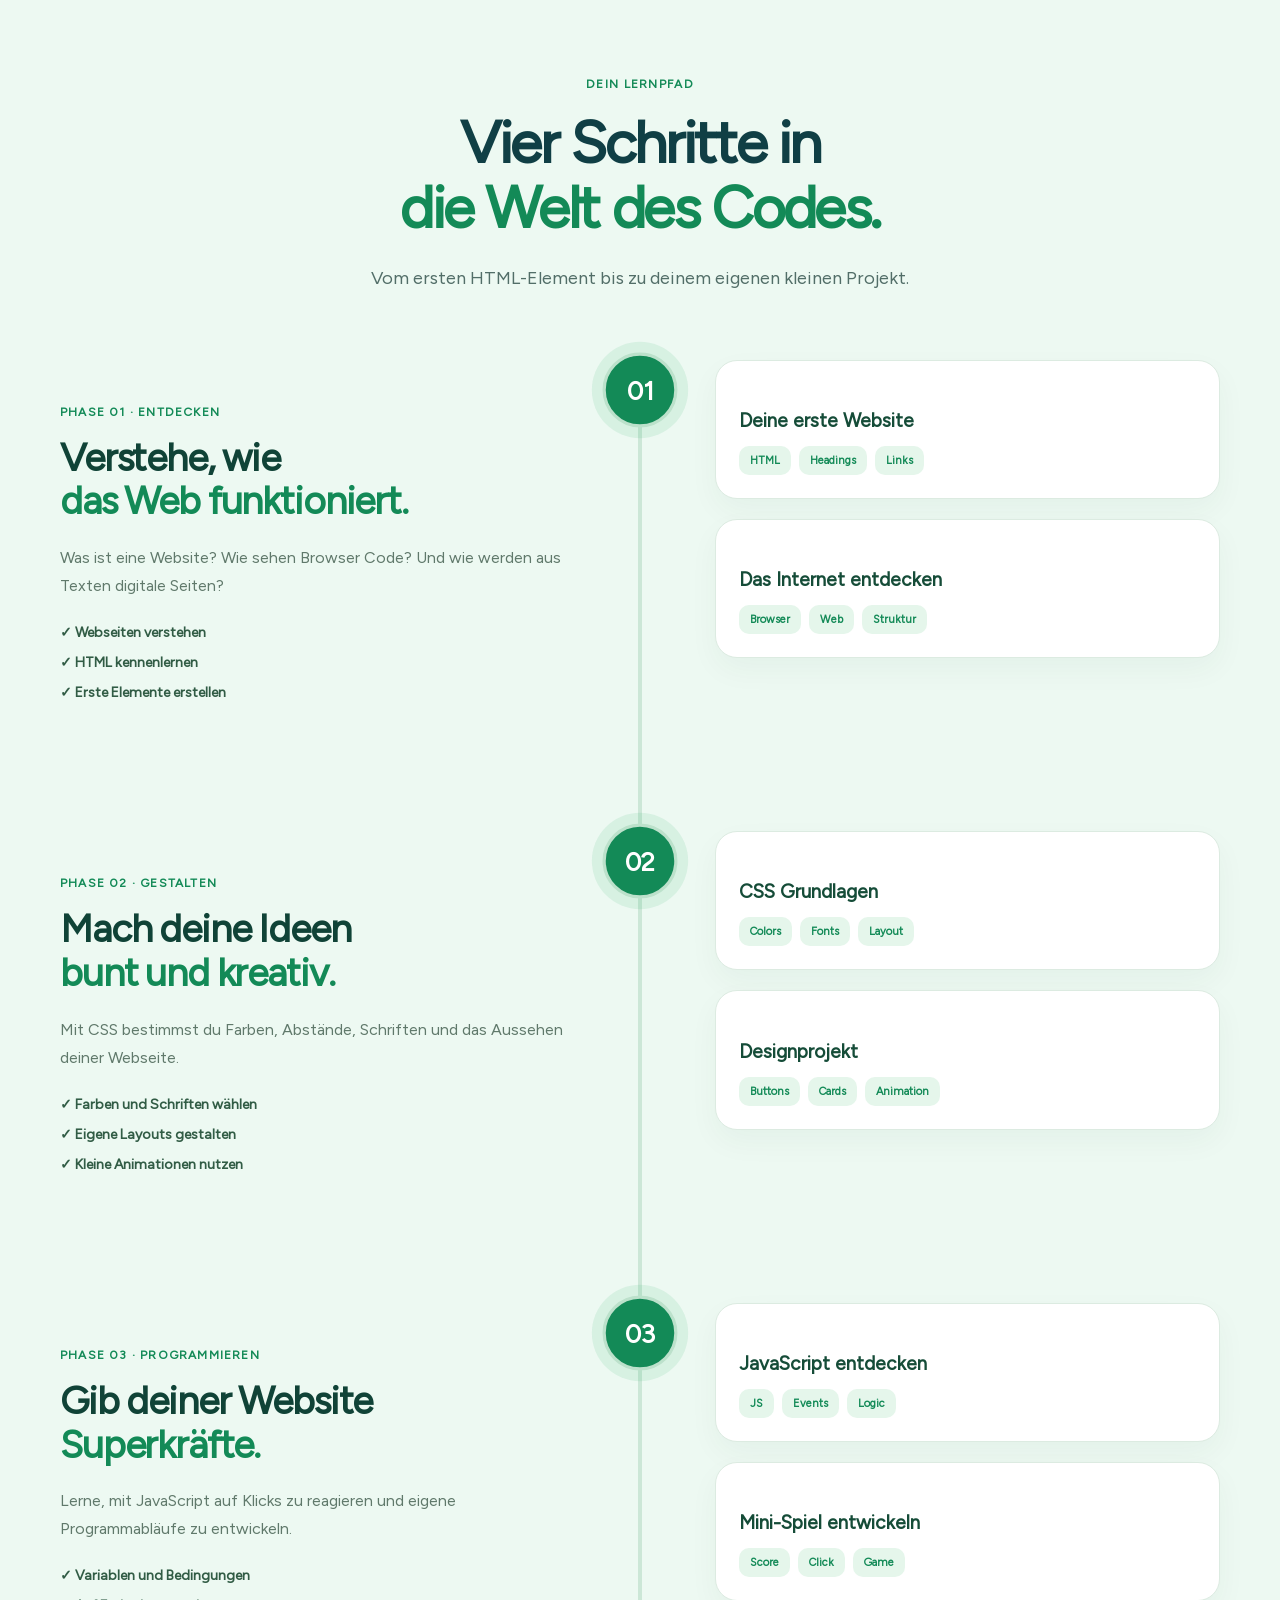
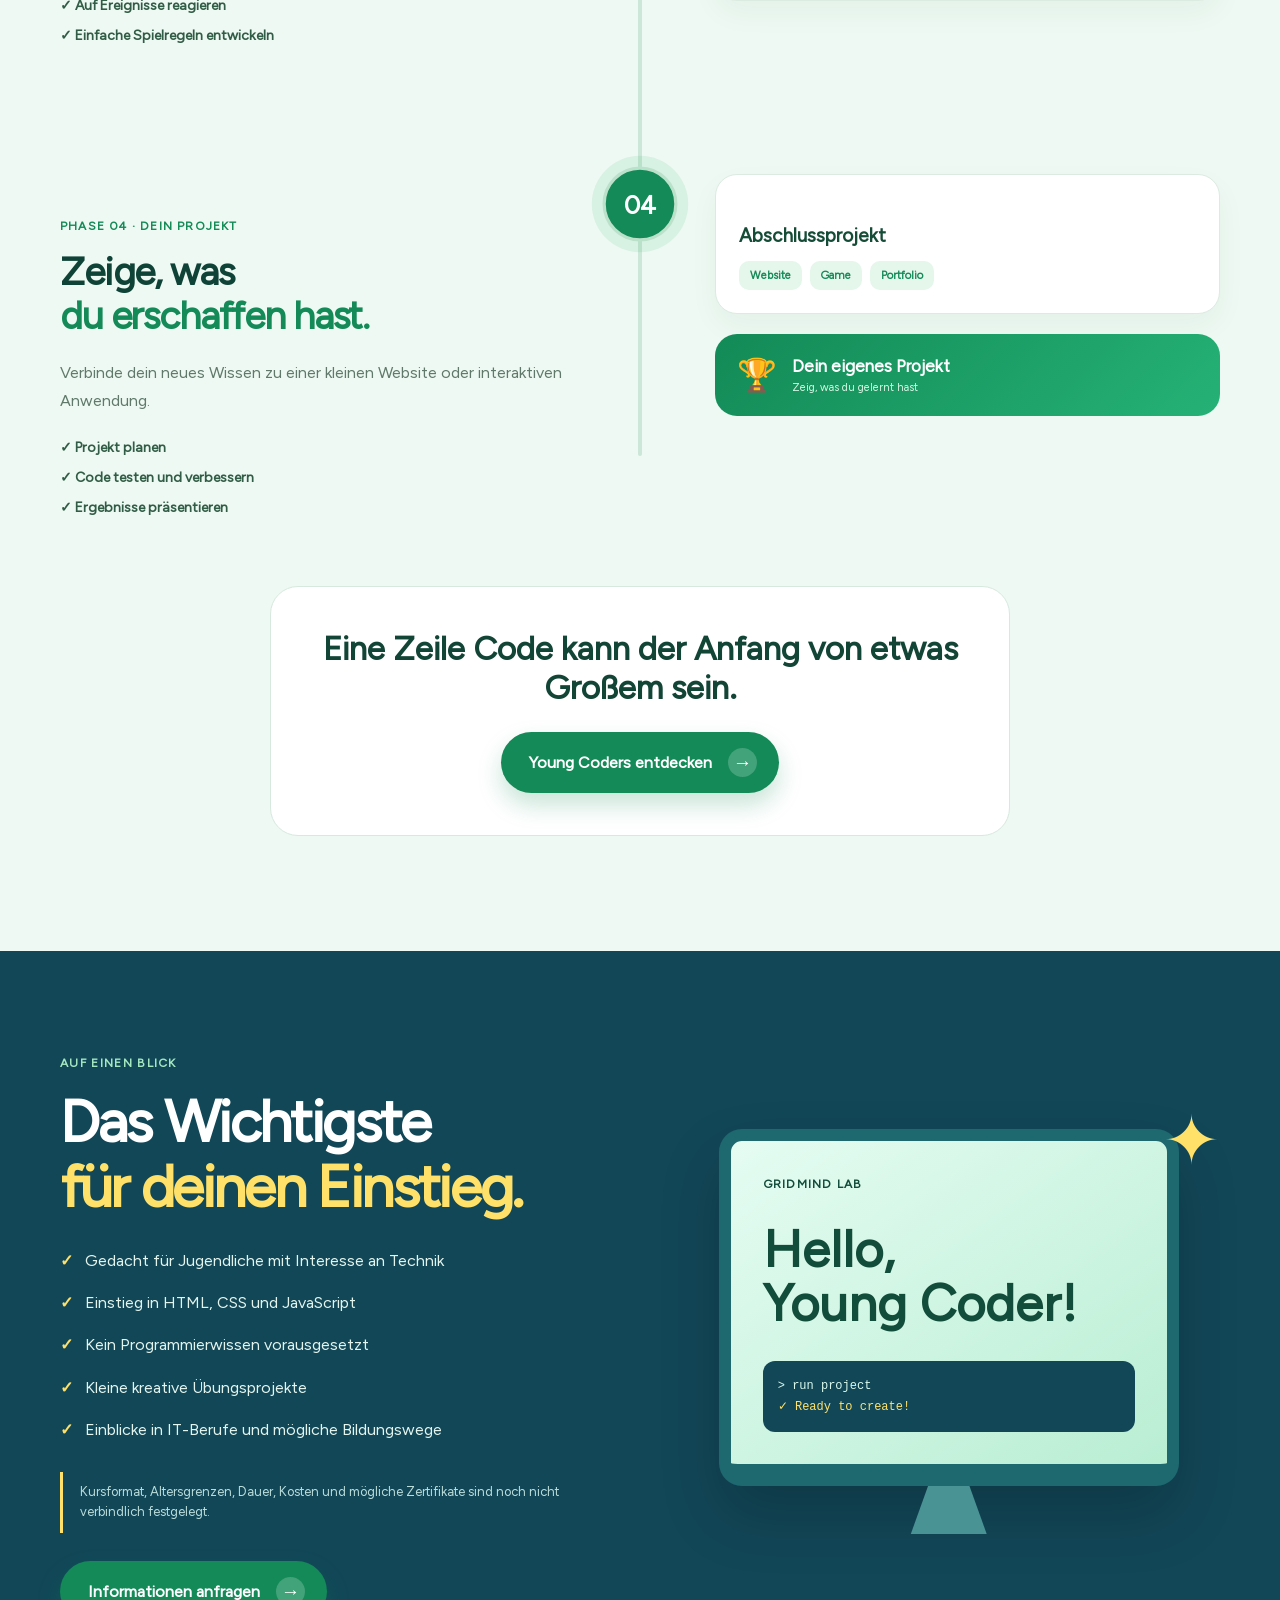
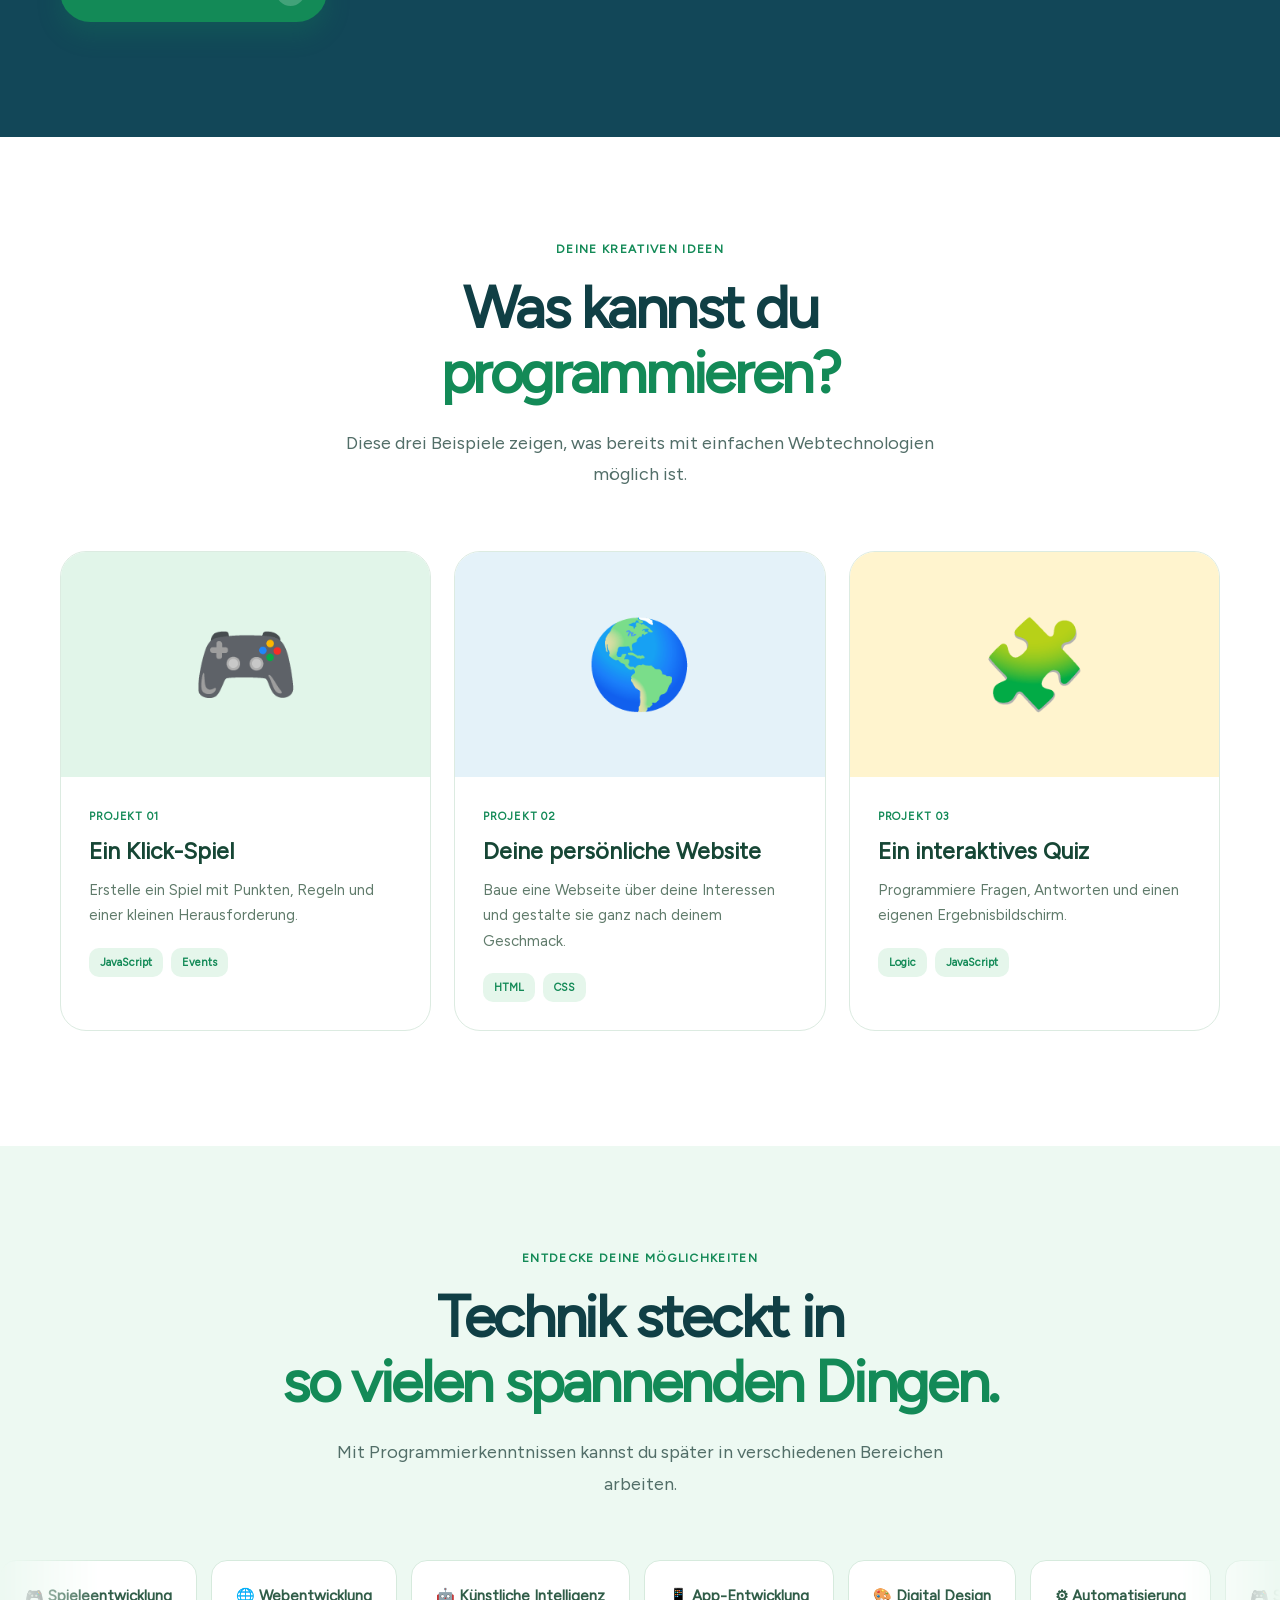
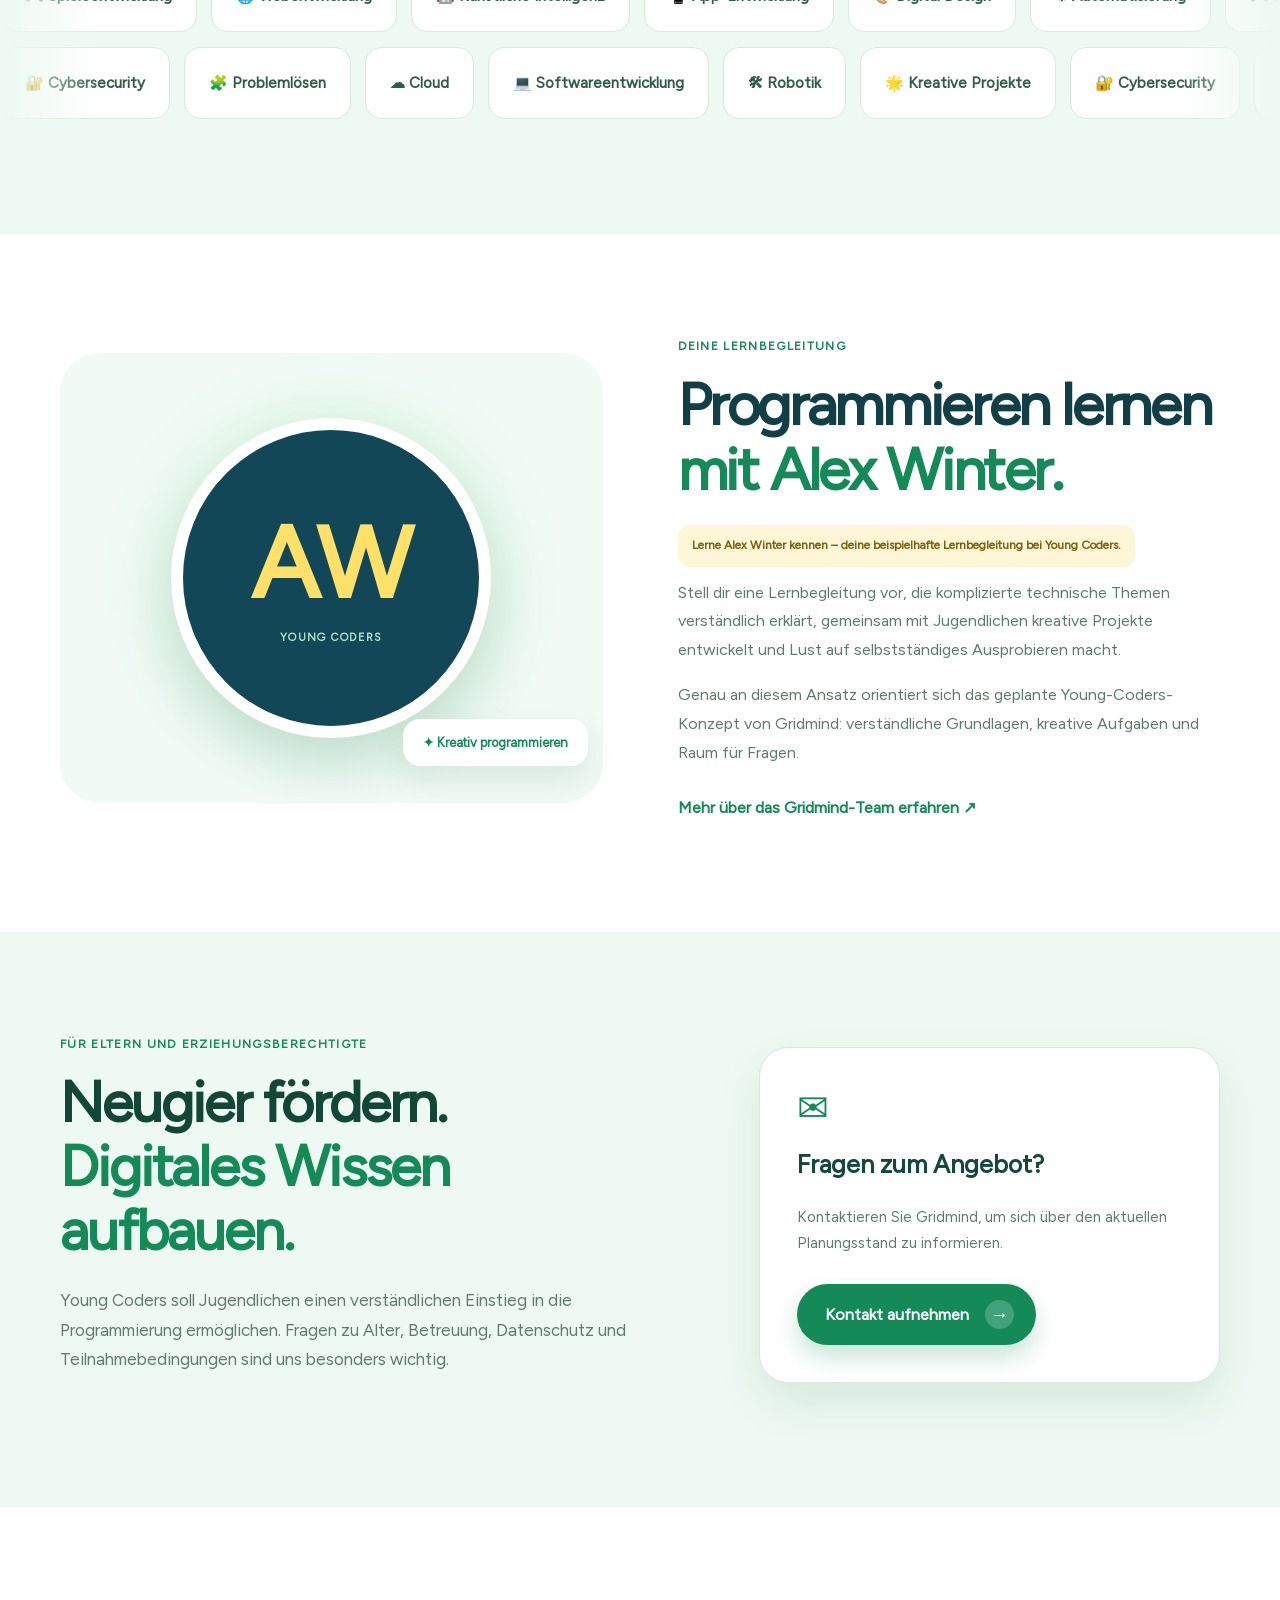
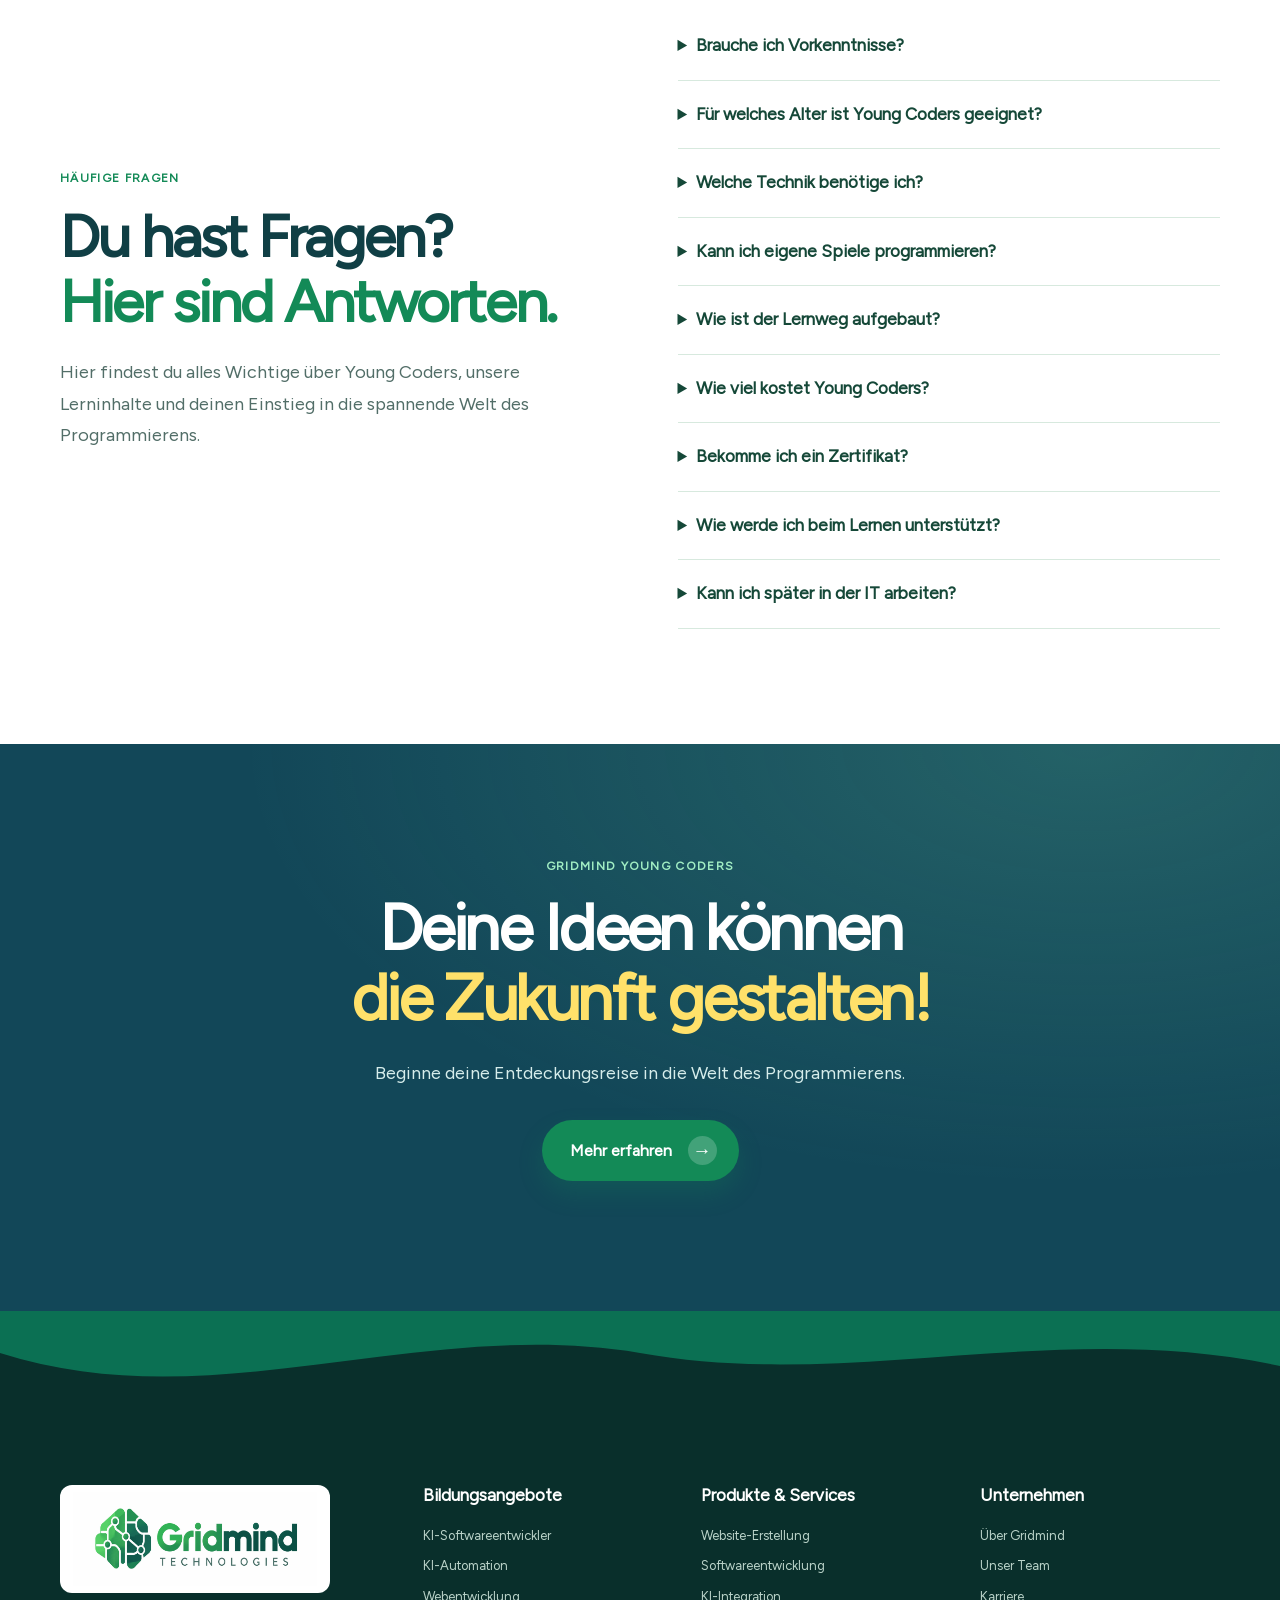
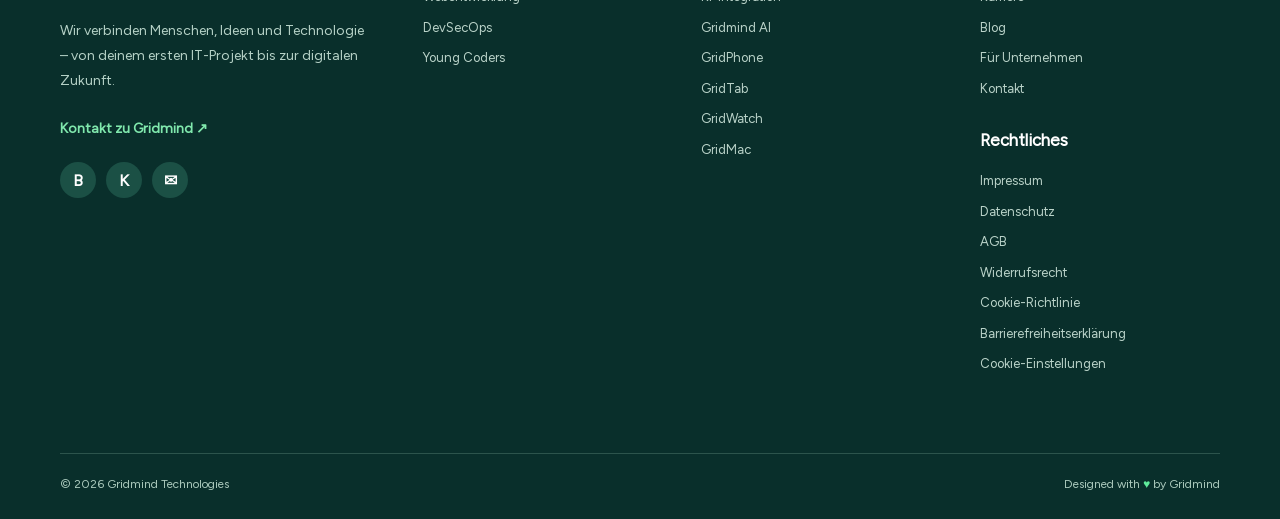
<file: bildungsangebote/young-coders.html>
<!DOCTYPE html>
<html lang="de">

<head>
  <meta charset="UTF-8">
  <meta name="viewport" content="width=device-width, initial-scale=1">
  <meta name="theme-color" content="#124758">
  <meta name="description"
    content="Young Coders von Gridmind: Entdecke Programmieren, Webentwicklung, kleine Spiele und die Welt der IT. Ein Bildungskonzept für Jugendliche.">
  <title>Young Coders | Gridmind Technologies</title>

  <link rel="icon" href="../assets/logo-icon.png" type="image/png">
  <link rel="stylesheet" href="../css/figtree.css">
  <link rel="stylesheet" href="../css/style.css">
  <link rel="stylesheet" href="../css/young-coders.css">
  <script src="../js/main.js" defer></script>
  <script src="../js/young-coders.js" defer></script>
</head>

<body class="gridmind-young-coders">
  <a href="#main-content" class="skip-link">Zum Hauptinhalt</a>

  <!-- ==========================================
     GEMEINSAMER GRIDMIND HEADER
     ========================================== -->
  <header class="site-header" id="site-header">
    <div class="container header-inner">
      <a class="brand" href="../index.html" aria-label="Gridmind Technologies – Startseite">
        <img src="../assets/logo.png" width="280" height="94" alt="Gridmind Technologies">
      </a>

      <nav class="desktop-nav" aria-label="Hauptnavigation">
        <div class="nav-group">
          <button class="nav-trigger" type="button" aria-expanded="false" aria-controls="nav-offers">
            Unsere Angebote
            <svg viewBox="0 0 12 8" width="12" height="8" fill="none" aria-hidden="true">
              <path d="M1 1.5L6 6.5L11 1.5" stroke="currentColor" stroke-width="1.8" stroke-linecap="round"
                stroke-linejoin="round" />
            </svg>
          </button>
          <div class="nav-dropdown" id="nav-offers">
            <span class="dropdown-title">Ausbildung & Karriere</span>
            <a href="../bildungsangebote/ki-softwareentwickler.html">KI-Softwareentwickler</a>
            <a href="../bildungsangebote/ki-automation.html">KI-Automation</a>
            <a href="../bildungsangebote/webentwicklung.html">Webentwicklung</a>
            <a href="../bildungsangebote/devsecops.html">DevSecOps</a>
            <a href="../bildungsangebote/young-coders.html" aria-current="page">Young Coders</a>
            <span class="dropdown-title">Digitale Dienstleistungen</span>
            <a href="../services/websites.html">Websites erstellen lassen</a>
            <a href="../services/softwareentwicklung.html">Softwareentwicklung</a>
            <a href="../services/ki-integration.html">KI-Integration</a>
          </div>
        </div>

        <div class="nav-group">
          <button class="nav-trigger" type="button" aria-expanded="false" aria-controls="nav-devices">
            Geräte & Software
            <svg viewBox="0 0 12 8" width="12" height="8" fill="none" aria-hidden="true">
              <path d="M1 1.5L6 6.5L11 1.5" stroke="currentColor" stroke-width="1.8" stroke-linecap="round"
                stroke-linejoin="round" />
            </svg>
          </button>
          <div class="nav-dropdown" id="nav-devices">
            <a href="../produkte/gridphone.html">GridPhone</a>
            <a href="../produkte/gridtab.html">GridTab</a>
            <a href="../produkte/gridwatch.html">GridWatch</a>
            <a href="../produkte/gridmac.html">GridMac</a>
            <a href="../produkte/gridmind-ai.html">Gridmind AI</a>
          </div>
        </div>

        <a href="../unternehmen/ueber-uns.html">Über uns</a>
        <a href="../unternehmen/blog.html">Blog</a>
        <a href="../unternehmen/karriere.html">Karriere</a>
      </nav>

      <div class="header-actions">
        <a href="../unternehmen/kontakt.html" class="header-cta">
          Beratung anfragen <span aria-hidden="true">↗</span>
        </a>
        <button type="button" class="hamburger" id="hamburger" aria-label="Menü öffnen" aria-controls="mobile-menu"
          aria-expanded="false">
          <span></span><span></span><span></span>
        </button>
      </div>
    </div>

    <nav class="mobile-menu" id="mobile-menu" aria-label="Mobiles Menü" inert>
      <div class="mobile-menu-inner">
        <a href="../index.html">Startseite</a>
        <details>
          <summary>Bildungsangebote</summary>
          <div class="mobile-submenu">
            <a href="../bildungsangebote/ki-softwareentwickler.html">KI-Softwareentwickler</a>
            <a href="../bildungsangebote/ki-automation.html">KI-Automation</a>
            <a href="../bildungsangebote/webentwicklung.html">Webentwicklung</a>
            <a href="../bildungsangebote/devsecops.html">DevSecOps</a>
            <a href="../bildungsangebote/young-coders.html" aria-current="page">Young Coders</a>
          </div>
        </details>
        <details>
          <summary>Websites & Software</summary>
          <div class="mobile-submenu">
            <a href="../services/websites.html">Website-Erstellung</a>
            <a href="../services/softwareentwicklung.html">Softwareentwicklung</a>
            <a href="../services/ki-integration.html">KI-Integration</a>
          </div>
        </details>
        <details>
          <summary>Grid-Geräte</summary>
          <div class="mobile-submenu">
            <a href="../produkte/gridphone.html">GridPhone</a>
            <a href="../produkte/gridtab.html">GridTab</a>
            <a href="../produkte/gridwatch.html">GridWatch</a>
            <a href="../produkte/gridmac.html">GridMac</a>
            <a href="../produkte/gridmind-ai.html">Gridmind AI</a>
          </div>
        </details>
        <a href="../unternehmen/ueber-uns.html">Über uns</a>
        <a href="../unternehmen/blog.html">Blog</a>
        <a href="../unternehmen/karriere.html">Karriere</a>
        <a href="../unternehmen/kontakt.html">Kontakt</a>
        <a href="../unternehmen/kontakt.html" class="mobile-cta">
          Beratung anfragen →
        </a>
      </div>
    </nav>
  </header>

  <main id="main-content">

    <!-- ==========================================
       HERO – YOUNG CODERS
       ========================================== -->
    <section class="yc-hero" aria-labelledby="yc-hero-title">
      <div class="container yc-hero-layout">

        <div class="yc-hero-copy">
          <span class="yc-kicker">✦ GRIDMIND YOUNG CODERS</span>

          <h1 id="yc-hero-title">
            Entdecke die Welt
            des <em>Programmierens!</em>
          </h1>

          <p class="yc-hero-lead">
            Du findest Technik spannend?
            Möchtest du eigene Websites,
            kleine Spiele oder Apps entwickeln?
            Dann entdecke, was mit Code alles möglich ist!
          </p>

          <div class="yc-typing-wrap">
            <span>Ich möchte</span>
            <strong id="yc-typewriter" aria-hidden="true">Websites bauen</strong>
            <span class="yc-cursor" aria-hidden="true"></span>
          </div>
          <p class="yc-sr-only">
            Entdecke Websites, Spiele, Apps und kreative Programmierprojekte.
          </p>

          <div class="yc-hero-checks">
            <span>✓ Einstieg ohne Vorkenntnisse</span>
            <span>✓ Kreative Projektideen</span>
            <span>✓ IT-Berufe entdecken</span>
          </div>

          <a href="../unternehmen/kontakt.html" class="btn btn-primary hero-button yc-primary-cta">
            Mehr über Young Coders erfahren
            <span class="arrow-circle" aria-hidden="true">→</span>
          </a>

          <small class="yc-hero-note">
            Geplantes Orientierungsangebot für Jugendliche
          </small>
        </div>

        <!-- ANIMIERTE PROGRAMMIERWELT -->
        <div class="yc-hero-world" aria-label="Illustration einer kreativen Programmierumgebung">
          <div class="yc-world-glow"></div>

          <div class="yc-browser yc-float-browser">
            <div class="yc-browser-top">
              <span class="yc-dots"><i></i><i></i><i></i></span>
              <span>my-first-game.html</span>
            </div>
            <div class="yc-browser-stage">
              <div class="yc-game-score">
                <span>MY FIRST GAME</span>
                <span>⭐ 120</span>
              </div>
              <div class="yc-game-cloud yc-cloud-one"></div>
              <div class="yc-game-cloud yc-cloud-two"></div>
              <div class="yc-game-player">▲</div>
              <div class="yc-game-platform"></div>
              <div class="yc-game-message">LEVEL 01</div>
            </div>
          </div>

          <div class="yc-code-card yc-float-code">
            <div><span>const</span> game = {</div>
            <div>&nbsp;&nbsp;player: <em>"You"</em>,</div>
            <div>&nbsp;&nbsp;level: <strong>1</strong>,</div>
            <div>&nbsp;&nbsp;fun: <strong>true</strong></div>
            <div>};</div>
          </div>

          <div class="yc-floating-chip yc-chip-html">
            <b>H</b> HTML
          </div>
          <div class="yc-floating-chip yc-chip-css">
            <b>C</b> CSS
          </div>
          <div class="yc-floating-chip yc-chip-js">
            <b>JS</b> JavaScript
          </div>

          <div class="yc-win-card yc-float-win">
            <span>🏆</span>
            <div>
              <strong>Erstes Projekt!</strong>
              <small>Du hast es geschafft</small>
            </div>
          </div>

          <span class="yc-star yc-star-a" aria-hidden="true">✦</span>
          <span class="yc-star yc-star-b" aria-hidden="true">✧</span>
          <span class="yc-star yc-star-c" aria-hidden="true">★</span>
        </div>
      </div>
    </section>

    <!-- ==========================================
       SELFCHECK
       ========================================== -->
    <section class="yc-section yc-selfcheck" id="selfcheck">
      <div class="container yc-two-columns">

        <div>
          <span class="yc-eyebrow">FINDE ES HERAUS</span>
          <h2>Ist Programmieren<br><em>dein Ding?</em></h2>
          <p class="yc-section-lead">
            Du musst noch nichts können.
            Vielleicht erkennst du dich aber
            in einigen dieser Fragen wieder.
          </p>

          <div class="yc-selfcheck-list">
            <label><input type="checkbox" class="yc-selfcheck-input"><span>Ich würde gerne verstehen, wie Spiele und
                Apps funktionieren.</span></label>
            <label><input type="checkbox" class="yc-selfcheck-input"><span>Ich probiere gerne neue Dinge am Computer
                aus.</span></label>
            <label><input type="checkbox" class="yc-selfcheck-input"><span>Ich löse gerne Rätsel und knifflige
                Aufgaben.</span></label>
            <label><input type="checkbox" class="yc-selfcheck-input"><span>Ich möchte eigene Ideen mit Technik
                umsetzen.</span></label>
          </div>
        </div>

        <div class="yc-selfcheck-result">
          <span class="yc-result-sparkle">✦</span>
          <span class="yc-result-label">DEIN SELFCHECK</span>
          <h3>Neugierig? Das ist ein guter Anfang!</h3>
          <p id="yc-check-result" aria-live="polite">
            Wähle die Aussagen aus, die zu dir passen.
            Es gibt keine falschen Antworten.
          </p>
          <div class="yc-check-meter">
            <span id="yc-check-meter-fill"></span>
          </div>
          <small>Nur ein spielerischer Interessencheck, kein Eignungstest.</small>
          <a href="#lernweg" class="yc-text-link">Entdecke den Lernpfad ↗</a>
        </div>
      </div>
    </section>

    <!-- ==========================================
       KONZEPT
       ========================================== -->
    <section class="yc-section yc-introduction">
      <div class="container">
        <div class="yc-section-heading">
          <span class="yc-eyebrow">WILLKOMMEN BEI YOUNG CODERS</span>
          <h2>Von der Idee<br><em>zum eigenen Projekt.</em></h2>
          <p>
            Programmieren ist wie ein Werkzeugkasten
            für kreative Ideen. Mit den richtigen
            Grundlagen kannst du selbst etwas bauen.
          </p>
        </div>

        <div class="yc-concept-grid">
          <article class="yc-concept-card">
            <span class="yc-concept-icon">🎮</span>
            <h3>Entwickle Spiele</h3>
            <p>Experimentiere mit Bewegung, Punkten, Regeln und interaktiven Elementen.</p>
          </article>
          <article class="yc-concept-card">
            <span class="yc-concept-icon">🎨</span>
            <h3>Gestalte Websites</h3>
            <p>Entscheide, wie deine eigene Website aussieht und wie sie funktioniert.</p>
          </article>
          <article class="yc-concept-card">
            <span class="yc-concept-icon">🧠</span>
            <h3>Denke wie ein Entwickler</h3>
            <p>Lerne, Probleme in kleine Schritte aufzuteilen und Lösungen auszuprobieren.</p>
          </article>
        </div>
      </div>
    </section>

    <!-- ==========================================
       INTERAKTIVES CODE-LAB
       ========================================== -->
    <section class="yc-section yc-code-lab" id="code-lab">
      <div class="container yc-two-columns">
        <div>
          <span class="yc-eyebrow">PROBIER ES SELBST AUS</span>
          <h2>Dein erstes<br><em>Mini-Code-Lab.</em></h2>
          <p class="yc-section-lead">
            Wie aus wenigen Zeilen Code ein sichtbares Ergebnis wird,
            kannst du hier direkt entdecken.
            Wähle eine Farbe und ändere die Vorschau.
          </p>
          <p>
            Diese kleine interaktive Demonstration ist bereits
            funktionsfähig. Sie zeigt die Idee, auf der
            viele kreative Programmierprojekte aufbauen.
          </p>
          <div class="yc-lab-actions" role="group" aria-label="Farbe für die Beispielvorschau">
            <button type="button" data-yc-color="#138a57" aria-pressed="true">Grün</button>
            <button type="button" data-yc-color="#397be8" aria-pressed="false">Blau</button>
            <button type="button" data-yc-color="#a154d4" aria-pressed="false">Lila</button>
          </div>
        </div>

        <div class="yc-lab">
          <div class="yc-lab-top">
            <span class="yc-dots"><i></i><i></i><i></i></span>
            <span>style.css · Live Preview</span>
          </div>
          <div class="yc-lab-code">
            <div>.mein-button {</div>
            <div>&nbsp;&nbsp;background: <span id="yc-code-color">#138a57</span>;</div>
            <div>&nbsp;&nbsp;border-radius: 16px;</div>
            <div>&nbsp;&nbsp;color: white;</div>
            <div>}</div>
          </div>
          <div class="yc-lab-preview">
            <small>LIVE-VORSCHAU</small>
            <span class="yc-demo-button" id="yc-demo-button">Mein erster Button ✦</span>
            <p>Du änderst den Stil – die Vorschau passt sich an.</p>
          </div>
        </div>
      </div>
    </section>

    <!-- ==========================================
       LERNPFAD – TIMELINE
       ========================================== -->
    <section class="yc-section yc-roadmap" id="lernweg">
      <div class="container">
        <div class="yc-section-heading">
          <span class="yc-eyebrow">DEIN LERNPFAD</span>
          <h2>Vier Schritte in<br><em>die Welt des Codes.</em></h2>
          <p>Vom ersten HTML-Element bis zu deinem eigenen kleinen Projekt.</p>
        </div>

        <div class="yc-roadmap-track">
          <div class="yc-roadmap-line" aria-hidden="true">
            <div class="yc-roadmap-progress"></div>
          </div>

          <article class="yc-phase">
            <div class="yc-phase-copy">
              <span class="yc-phase-label">PHASE 01 · ENTDECKEN</span>
              <h3>Verstehe, wie<br><em>das Web funktioniert.</em></h3>
              <p>Was ist eine Website? Wie sehen Browser Code? Und wie werden aus Texten digitale Seiten?</p>
              <div class="yc-phase-checks">
                <span>✓ Webseiten verstehen</span>
                <span>✓ HTML kennenlernen</span>
                <span>✓ Erste Elemente erstellen</span>
              </div>
            </div>
            <div class="yc-phase-marker" aria-hidden="true">01</div>
            <div class="yc-phase-modules">
              <div class="yc-module">
                <h4>Deine erste Website</h4>
                <div class="yc-tags"><span>HTML</span><span>Headings</span><span>Links</span></div>
              </div>
              <div class="yc-module">
                <h4>Das Internet entdecken</h4>
                <div class="yc-tags"><span>Browser</span><span>Web</span><span>Struktur</span></div>
              </div>
            </div>
          </article>

          <article class="yc-phase">
            <div class="yc-phase-copy">
              <span class="yc-phase-label">PHASE 02 · GESTALTEN</span>
              <h3>Mach deine Ideen<br><em>bunt und kreativ.</em></h3>
              <p>Mit CSS bestimmst du Farben, Abstände, Schriften und das Aussehen deiner Webseite.</p>
              <div class="yc-phase-checks">
                <span>✓ Farben und Schriften wählen</span>
                <span>✓ Eigene Layouts gestalten</span>
                <span>✓ Kleine Animationen nutzen</span>
              </div>
            </div>
            <div class="yc-phase-marker" aria-hidden="true">02</div>
            <div class="yc-phase-modules">
              <div class="yc-module">
                <h4>CSS Grundlagen</h4>
                <div class="yc-tags"><span>Colors</span><span>Fonts</span><span>Layout</span></div>
              </div>
              <div class="yc-module">
                <h4>Designprojekt</h4>
                <div class="yc-tags"><span>Buttons</span><span>Cards</span><span>Animation</span></div>
              </div>
            </div>
          </article>

          <article class="yc-phase">
            <div class="yc-phase-copy">
              <span class="yc-phase-label">PHASE 03 · PROGRAMMIEREN</span>
              <h3>Gib deiner Website<br><em>Superkräfte.</em></h3>
              <p>Lerne, mit JavaScript auf Klicks zu reagieren und eigene Programmabläufe zu entwickeln.</p>
              <div class="yc-phase-checks">
                <span>✓ Variablen und Bedingungen</span>
                <span>✓ Auf Ereignisse reagieren</span>
                <span>✓ Einfache Spielregeln entwickeln</span>
              </div>
            </div>
            <div class="yc-phase-marker" aria-hidden="true">03</div>
            <div class="yc-phase-modules">
              <div class="yc-module">
                <h4>JavaScript entdecken</h4>
                <div class="yc-tags"><span>JS</span><span>Events</span><span>Logic</span></div>
              </div>
              <div class="yc-module">
                <h4>Mini-Spiel entwickeln</h4>
                <div class="yc-tags"><span>Score</span><span>Click</span><span>Game</span></div>
              </div>
            </div>
          </article>

          <article class="yc-phase yc-phase-last">
            <div class="yc-phase-copy">
              <span class="yc-phase-label">PHASE 04 · DEIN PROJEKT</span>
              <h3>Zeige, was<br><em>du erschaffen hast.</em></h3>
              <p>Verbinde dein neues Wissen zu einer kleinen Website oder interaktiven Anwendung.</p>
              <div class="yc-phase-checks">
                <span>✓ Projekt planen</span>
                <span>✓ Code testen und verbessern</span>
                <span>✓ Ergebnisse präsentieren</span>
              </div>
            </div>
            <div class="yc-phase-marker" aria-hidden="true">04</div>
            <div class="yc-phase-modules">
              <div class="yc-module">
                <h4>Abschlussprojekt</h4>
                <div class="yc-tags"><span>Website</span><span>Game</span><span>Portfolio</span></div>
              </div>
              <div class="yc-roadmap-finish">
                <span>🏆</span>
                <div><strong>Dein eigenes Projekt</strong><small>Zeig, was du gelernt hast</small></div>
              </div>
            </div>
          </article>
        </div>

        <div class="yc-roadmap-cta">
          <h3>Eine Zeile Code kann der Anfang von etwas Großem sein.</h3>
          <a href="../unternehmen/kontakt.html" class="btn btn-primary hero-button">
            Young Coders entdecken
            <span class="arrow-circle" aria-hidden="true">→</span>
          </a>
        </div>
      </div>
    </section>

    <!-- ==========================================
       KURSÜBERBLICK
       ========================================== -->
    <section class="yc-section yc-overview">
      <div class="container yc-two-columns">
        <div>
          <span class="yc-eyebrow">AUF EINEN BLICK</span>
          <h2>Das Wichtigste<br><em>für deinen Einstieg.</em></h2>
          <div class="yc-overview-list">
            <p><span>✓</span> Gedacht für Jugendliche mit Interesse an Technik</p>
            <p><span>✓</span> Einstieg in HTML, CSS und JavaScript</p>
            <p><span>✓</span> Kein Programmierwissen vorausgesetzt</p>
            <p><span>✓</span> Kleine kreative Übungsprojekte</p>
            <p><span>✓</span> Einblicke in IT-Berufe und mögliche Bildungswege</p>
          </div>
          <div class="yc-overview-note">
            Kursformat, Altersgrenzen, Dauer, Kosten und mögliche Zertifikate sind noch nicht verbindlich festgelegt.
          </div>
          <a href="../unternehmen/kontakt.html" class="btn btn-primary hero-button">
            Informationen anfragen
            <span class="arrow-circle" aria-hidden="true">→</span>
          </a>
        </div>

        <div class="yc-overview-visual">
          <div class="yc-overview-computer">
            <div class="yc-overview-screen">
              <span>GRIDMIND LAB</span>
              <strong>Hello,<br>Young Coder!</strong>
              <div class="yc-screen-code">
                &gt; run project<br>
                <span>✓ Ready to create!</span>
              </div>
            </div>
            <div class="yc-overview-stand"></div>
          </div>
          <span class="yc-overview-decor">✦</span>
        </div>
      </div>
    </section>

    <!-- ==========================================
       PROJEKTBEISPIELE
       ========================================== -->
    <section class="yc-section yc-projects">
      <div class="container">
        <div class="yc-section-heading">
          <span class="yc-eyebrow">DEINE KREATIVEN IDEEN</span>
          <h2>Was kannst du<br><em>programmieren?</em></h2>
          <p>Diese drei Beispiele zeigen, was bereits mit einfachen Webtechnologien möglich ist.</p>
        </div>

        <div class="yc-project-grid">
          <article class="yc-project-card">
            <div class="yc-project-visual yc-project-v1">🎮</div>
            <div class="yc-project-body">
              <span>PROJEKT 01</span>
              <h3>Ein Klick-Spiel</h3>
              <p>Erstelle ein Spiel mit Punkten, Regeln und einer kleinen Herausforderung.</p>
              <div class="yc-tags"><span>JavaScript</span><span>Events</span></div>
            </div>
          </article>
          <article class="yc-project-card">
            <div class="yc-project-visual yc-project-v2">🌎</div>
            <div class="yc-project-body">
              <span>PROJEKT 02</span>
              <h3>Deine persönliche Website</h3>
              <p>Baue eine Webseite über deine Interessen und gestalte sie ganz nach deinem Geschmack.</p>
              <div class="yc-tags"><span>HTML</span><span>CSS</span></div>
            </div>
          </article>
          <article class="yc-project-card">
            <div class="yc-project-visual yc-project-v3">🧩</div>
            <div class="yc-project-body">
              <span>PROJEKT 03</span>
              <h3>Ein interaktives Quiz</h3>
              <p>Programmiere Fragen, Antworten und einen eigenen Ergebnisbildschirm.</p>
              <div class="yc-tags"><span>Logic</span><span>JavaScript</span></div>
            </div>
          </article>
        </div>
      </div>
    </section>

    <!-- ==========================================
       BRANCHEN MARQUEE
       ========================================== -->
    <section class="yc-section yc-marquee-section">
      <div class="yc-section-heading">
        <span class="yc-eyebrow">ENTDECKE DEINE MÖGLICHKEITEN</span>
        <h2>Technik steckt in<br><em>so vielen spannenden Dingen.</em></h2>
        <p>Mit Programmierkenntnissen kannst du später in verschiedenen Bereichen arbeiten.</p>
      </div>

      <div class="yc-marquee" aria-label="IT-Themen und kreative Bereiche">
        <div class="yc-marquee-row">
          <div class="yc-marquee-track">
            <div class="yc-marquee-group">
              <span>🎮 Spieleentwicklung</span><span>🌐 Webentwicklung</span>
              <span>🤖 Künstliche Intelligenz</span><span>📱 App-Entwicklung</span>
              <span>🎨 Digital Design</span><span>⚙ Automatisierung</span>
            </div>
            <div class="yc-marquee-group" aria-hidden="true">
              <span>🎮 Spieleentwicklung</span><span>🌐 Webentwicklung</span>
              <span>🤖 Künstliche Intelligenz</span><span>📱 App-Entwicklung</span>
              <span>🎨 Digital Design</span><span>⚙ Automatisierung</span>
            </div>
          </div>
        </div>

        <div class="yc-marquee-row yc-marquee-reverse">
          <div class="yc-marquee-track">
            <div class="yc-marquee-group">
              <span>🔐 Cybersecurity</span><span>🧩 Problemlösen</span>
              <span>☁ Cloud</span><span>💻 Softwareentwicklung</span>
              <span>🛠 Robotik</span><span>🌟 Kreative Projekte</span>
            </div>
            <div class="yc-marquee-group" aria-hidden="true">
              <span>🔐 Cybersecurity</span><span>🧩 Problemlösen</span>
              <span>☁ Cloud</span><span>💻 Softwareentwicklung</span>
              <span>🛠 Robotik</span><span>🌟 Kreative Projekte</span>
            </div>
          </div>
        </div>
      </div>
    </section>

    <!-- ==========================================
       MENTOR / BEISPIELPROFIL
       ========================================== -->
    <section class="yc-section yc-mentor">
      <div class="container yc-two-columns">
        <div class="yc-mentor-visual">
          <div class="yc-mentor-avatar">
            <div class="yc-mentor-avatar-inner">
              <span>AW</span>
              <small>YOUNG CODERS</small>
            </div>
          </div>
          <div class="yc-mentor-badge">✦ Kreativ programmieren</div>
        </div>

        <div class="yc-mentor-copy">
          <span class="yc-eyebrow">DEINE LERNBEGLEITUNG</span>
          <h2>Programmieren lernen<br><em>mit Alex Winter.</em></h2>
          <p class="yc-mentor-placeholder">
            Lerne Alex Winter kennen – deine beispielhafte Lernbegleitung bei Young Coders.
          </p>
          <p>
            Stell dir eine Lernbegleitung vor, die komplizierte
            technische Themen verständlich erklärt, gemeinsam mit
            Jugendlichen kreative Projekte entwickelt und Lust
            auf selbstständiges Ausprobieren macht.
          </p>
          <p>
            Genau an diesem Ansatz orientiert sich das geplante
            Young-Coders-Konzept von Gridmind: verständliche
            Grundlagen, kreative Aufgaben und Raum für Fragen.
          </p>
          <a href="../unternehmen/team.html" class="yc-text-link">
            Mehr über das Gridmind-Team erfahren ↗
          </a>
        </div>
      </div>
    </section>

    <!-- ==========================================
       FRAGEN FÜR ELTERN
       ========================================== -->
    <section class="yc-section yc-parents">
      <div class="container yc-parents-inner">
        <div>
          <span class="yc-eyebrow">FÜR ELTERN UND ERZIEHUNGSBERECHTIGTE</span>
          <h2>Neugier fördern.<br><em>Digitales Wissen aufbauen.</em></h2>
          <p>
            Young Coders soll Jugendlichen einen verständlichen
            Einstieg in die Programmierung ermöglichen.
            Fragen zu Alter, Betreuung, Datenschutz und
            Teilnahmebedingungen sind uns besonders wichtig.
          </p>
        </div>
        <div class="yc-parents-card">
          <span>✉</span>
          <h3>Fragen zum Angebot?</h3>
          <p>Kontaktieren Sie Gridmind, um sich über den aktuellen Planungsstand zu informieren.</p>
          <a href="../unternehmen/kontakt.html" class="btn btn-primary hero-button">
            Kontakt aufnehmen
            <span class="arrow-circle" aria-hidden="true">→</span>
          </a>
        </div>
      </div>
    </section>

    <!-- ==========================================
       FAQ
       ========================================== -->
    <section class="yc-section yc-faq" id="faq">

      <div class="container yc-two-columns">
        <div>
          <span class="yc-eyebrow">HÄUFIGE FRAGEN</span>

          <h2>
            Du hast Fragen?<br>
            <em>Hier sind Antworten.</em>
          </h2>

          <p class="yc-section-lead">
            Hier findest du alles Wichtige über Young Coders,
            unsere Lerninhalte und deinen Einstieg
            in die spannende Welt des Programmierens.
          </p>
        </div>

        <div class="yc-faq-list">

          <details>
            <summary>Brauche ich Vorkenntnisse?</summary>
            <p>
              Nein! Young Coders richtet sich auch an Jugendliche,
              die noch nie programmiert haben. Du startest mit den
              Grundlagen und lernst Schritt für Schritt, eigene
              Websites und interaktive Anwendungen zu entwickeln.
            </p>
          </details>

          <details>
            <summary>Für welches Alter ist Young Coders geeignet?</summary>
            <p>
              Young Coders richtet sich an technikinteressierte
              Schülerinnen und Schüler. Die Lerninhalte vermitteln
              einen verständlichen Einstieg in die Programmierung
              und sind besonders für Jugendliche geeignet.
            </p>
          </details>

          <details>
            <summary>Welche Technik benötige ich?</summary>
            <p>
              Zum Programmieren benötigst du einen Computer
              oder Laptop mit Internetzugang und einem aktuellen
              Webbrowser. Für viele Übungen kannst du einen
              kostenlosen Code-Editor wie Visual Studio Code
              verwenden.
            </p>
          </details>

          <details>
            <summary>Kann ich eigene Spiele programmieren?</summary>
            <p>
              Ja! Du lernst die Grundlagen von HTML, CSS
              und JavaScript kennen und kannst damit
              eigene kleine Spiele, interaktive Websites
              und kreative Programmierprojekte entwickeln.
            </p>
          </details>

          <details>
            <summary>Wie ist der Lernweg aufgebaut?</summary>
            <p>
              Der Lernweg besteht aus vier aufeinander
              aufbauenden Bereichen: Web-Grundlagen,
              kreatives Webdesign, JavaScript und
              eigene Programmierprojekte.
              So kannst du deine Kenntnisse Schritt
              für Schritt erweitern.
            </p>
          </details>

          <details>
            <summary>Wie viel kostet Young Coders?</summary>
            <p>
              Alle Informationen zu Preisen und
              Teilnahmebedingungen erhältst du über
              unsere persönliche Beratung.
              Kontaktiere uns, um mehr über Young Coders
              zu erfahren.
            </p>
          </details>

          <details>
            <summary>Bekomme ich ein Zertifikat?</summary>
            <p>
              Bei Young Coders steht vor allem im Mittelpunkt,
              dass du selbst programmieren lernst und
              eigene Projekte entwickeln kannst.
              Informationen zu Abschlussnachweisen
              und Teilnahmebestätigungen erhältst du
              über unsere Beratung.
            </p>
          </details>

          <details>
            <summary>Wie werde ich beim Lernen unterstützt?</summary>
            <p>
              Young Coders legt Wert auf verständliche
              Erklärungen, einen klaren Lernweg und
              praxisorientierte Übungen. Du entwickelst
              Schritt für Schritt deine Fähigkeiten
              und lernst, Programmierprobleme
              selbstständig zu lösen.
            </p>
          </details>

          <details>
            <summary>Kann ich später in der IT arbeiten?</summary>
            <p>
              Young Coders vermittelt dir erste Kenntnisse
              und zeigt dir verschiedene Bereiche der IT.
              So kannst du herausfinden, ob eine Ausbildung,
              ein Studium oder eine spätere Tätigkeit
              in der Softwareentwicklung zu deinen
              Interessen passt.
            </p>
          </details>

        </div>
      </div>

    </section>

    <!-- ==========================================
       FINAL CTA
       ========================================== -->
    <section class="yc-final">
      <div class="container yc-final-inner">
        <span class="yc-eyebrow">GRIDMIND YOUNG CODERS</span>
        <h2>Deine Ideen können<br><em>die Zukunft gestalten!</em></h2>
        <p>
          Beginne deine Entdeckungsreise in die
          Welt des Programmierens.
        </p>
        <a href="../unternehmen/kontakt.html" class="btn btn-primary hero-button">
          Mehr erfahren
          <span class="arrow-circle" aria-hidden="true">→</span>
        </a>
      </div>
    </section>
  </main>

  <!-- ==========================================
     GEMEINSAMER GRIDMIND FOOTER
     ========================================== -->
  <footer class="site-footer">
    <svg class="footer-wave" viewBox="0 0 1440 125" preserveAspectRatio="none" aria-hidden="true">
      <path d="M0 42C240 110 470 5 720 42C955 80 1190 7 1440 55V125H0Z" fill="#092f2b" />
    </svg>

    <div class="footer-main">
      <div class="container footer-grid">
        <div class="footer-brand">
          <a href="../index.html" class="footer-logo">
            <img src="../assets/logo.png" width="280" height="94" alt="Gridmind Technologies">
          </a>
          <p>Wir verbinden Menschen, Ideen und Technologie – von deinem ersten IT-Projekt bis zur digitalen Zukunft.</p>
          <a href="../unternehmen/kontakt.html" class="footer-contact">
            Kontakt zu Gridmind ↗
          </a>
          <div class="footer-social" aria-label="Weitere Informationen">
            <a href="../unternehmen/blog.html" aria-label="Gridmind Blog">B</a>
            <a href="../unternehmen/karriere.html" aria-label="Gridmind Karriere">K</a>
            <a href="../unternehmen/kontakt.html" aria-label="Gridmind Kontakt">✉</a>
          </div>
        </div>

        <div class="footer-column">
          <h3>Bildungsangebote</h3>
          <a href="../bildungsangebote/ki-softwareentwickler.html">KI-Softwareentwickler</a>
          <a href="../bildungsangebote/ki-automation.html">KI-Automation</a>
          <a href="../bildungsangebote/webentwicklung.html">Webentwicklung</a>
          <a href="../bildungsangebote/devsecops.html">DevSecOps</a>
          <a href="../bildungsangebote/young-coders.html">Young Coders</a>
        </div>

        <div class="footer-column">
          <h3>Produkte & Services</h3>
          <a href="../services/websites.html">Website-Erstellung</a>
          <a href="../services/softwareentwicklung.html">Softwareentwicklung</a>
          <a href="../services/ki-integration.html">KI-Integration</a>
          <a href="../produkte/gridmind-ai.html">Gridmind AI</a>
          <a href="../produkte/gridphone.html">GridPhone</a>
          <a href="../produkte/gridtab.html">GridTab</a>
          <a href="../produkte/gridwatch.html">GridWatch</a>
          <a href="../produkte/gridmac.html">GridMac</a>
        </div>

        <div class="footer-column">
          <h3>Unternehmen</h3>
          <a href="../unternehmen/ueber-uns.html">Über Gridmind</a>
          <a href="../unternehmen/team.html">Unser Team</a>
          <a href="../unternehmen/karriere.html">Karriere</a>
          <a href="../unternehmen/blog.html">Blog</a>
          <a href="../unternehmen/fuer-unternehmen.html">Für Unternehmen</a>
          <a href="../unternehmen/kontakt.html">Kontakt</a>

          <h3 class="footer-subtitle">Rechtliches</h3>
          <a href="../rechtliches/impressum.html">Impressum</a>
          <a href="../rechtliches/datenschutz.html">Datenschutz</a>
          <a href="../rechtliches/agb.html">AGB</a>
          <a href="../rechtliches/widerruf.html">Widerrufsrecht</a>
          <a href="../rechtliches/cookies.html">Cookie-Richtlinie</a>
          <a href="../rechtliches/barrierefreiheit.html">Barrierefreiheitserklärung</a>
          <button type="button" class="footer-text-button" data-open-cookie>Cookie-Einstellungen</button>
        </div>
      </div>

      <div class="container footer-bottom">
        <span>© 2026 Gridmind Technologies</span>
        <span>Designed with <span class="heart">♥</span> by Gridmind</span>
      </div>
    </div>
  </footer>

  <!-- GEMEINSAMER COOKIE-DIALOG -->
  <div class="cookie-overlay" id="cookie-overlay" hidden></div>
  <section class="cookie-banner" id="cookie-banner" role="dialog" aria-modal="true" aria-labelledby="cookie-title"
    aria-describedby="cookie-description" tabindex="-1" hidden>
    <div class="cookie-heading">
      <span class="cookie-icon">◈</span>
      <div>
        <span class="cookie-brand">GRIDMIND PRIVACY</span>
        <h2 id="cookie-title">Deine Privatsphäre zählt.</h2>
      </div>
    </div>
    <p id="cookie-description">
      Wir verwenden notwendige Speichertechnologien für die Funktion
      dieser Website. Zusätzliche Technologien aktivieren wir nur
      mit deiner Einwilligung.
    </p>
    <div class="cookie-details" id="cookie-details" hidden>
      <label class="cookie-option">
        <span><strong>Notwendig</strong><small>Grundlegende Funktionen und deine Auswahl.</small></span>
        <input type="checkbox" checked disabled>
      </label>
      <label class="cookie-option">
        <span><strong>Funktional</strong><small>Zusätzliche Komfortfunktionen.</small></span>
        <input type="checkbox" id="consent-functional">
      </label>
      <label class="cookie-option">
        <span><strong>Statistik</strong><small>Optionale Auswertung der Website-Nutzung.</small></span>
        <input type="checkbox" id="consent-analytics">
      </label>
      <label class="cookie-option">
        <span><strong>Marketing</strong><small>Optionale Marketingtechnologien.</small></span>
        <input type="checkbox" id="consent-marketing">
      </label>
    </div>

    <div class="cookie-actions">
      <button type="button" class="cookie-btn cookie-accept" id="cookie-accept">Alle akzeptieren</button>
      <button type="button" class="cookie-btn cookie-reject" id="cookie-reject">Nur notwendige</button>
      <button type="button" class="cookie-btn cookie-settings" id="cookie-settings">Einstellungen</button>
      <button type="button" class="cookie-btn cookie-save" id="cookie-save" hidden>Auswahl speichern</button>
    </div>
    <div class="cookie-legal">
      <a href="../rechtliches/datenschutz.html">Datenschutz</a>
      <a href="../rechtliches/cookies.html">Cookie-Richtlinie</a>
      <a href="../rechtliches/impressum.html">Impressum</a>
    </div>
  </section>

</body>

</html>
</file>
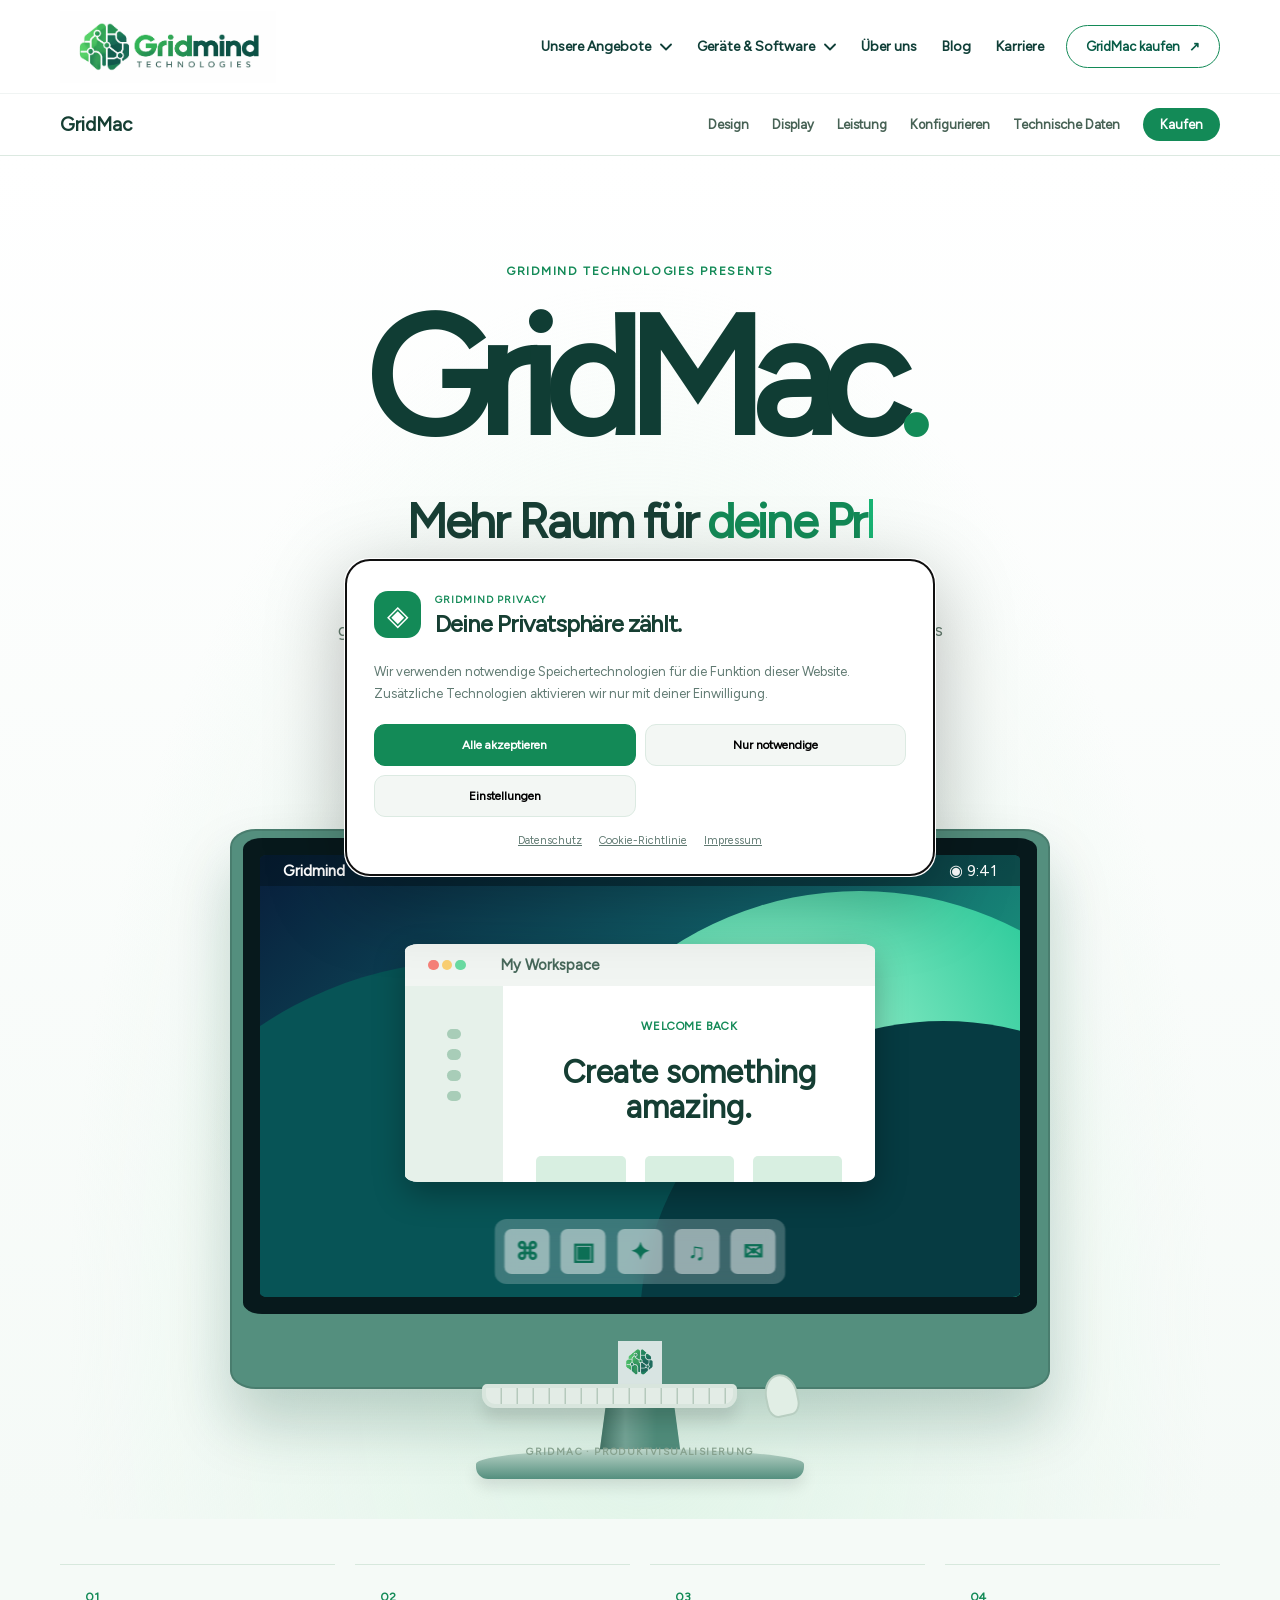
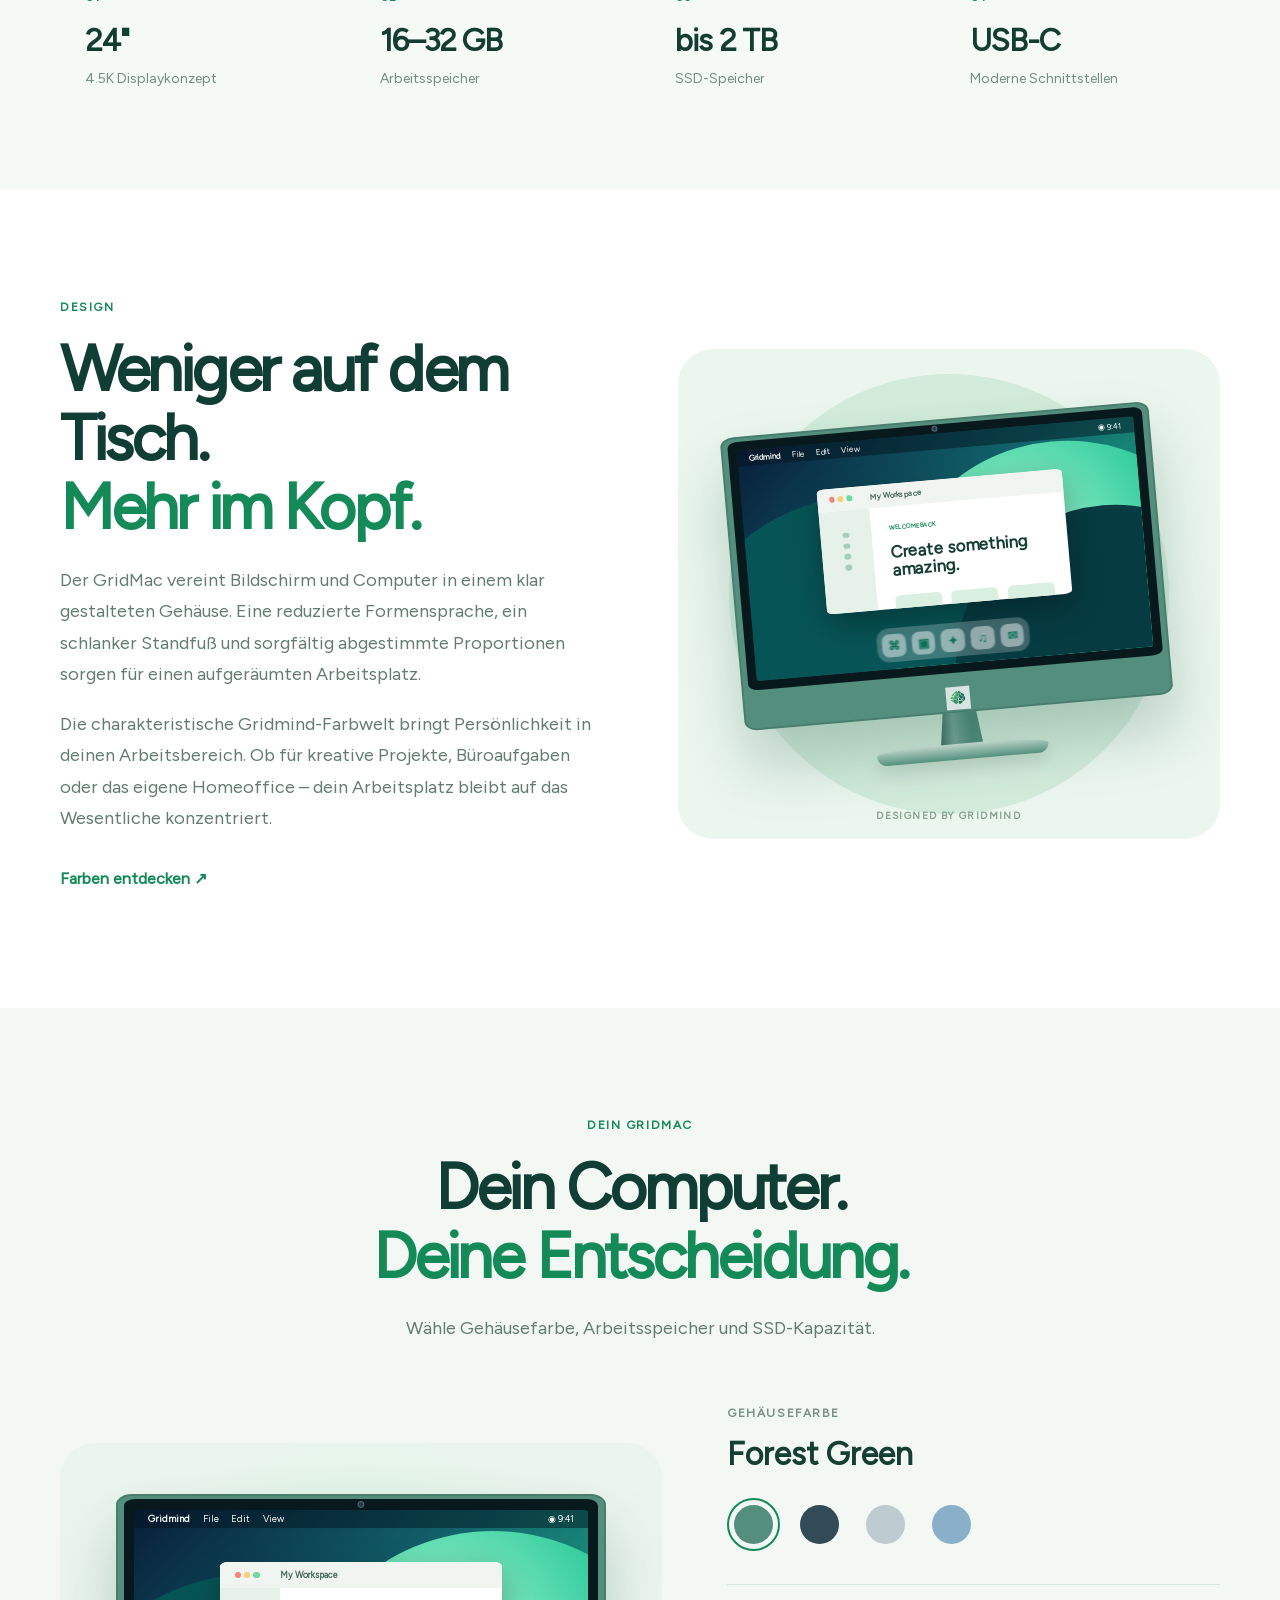
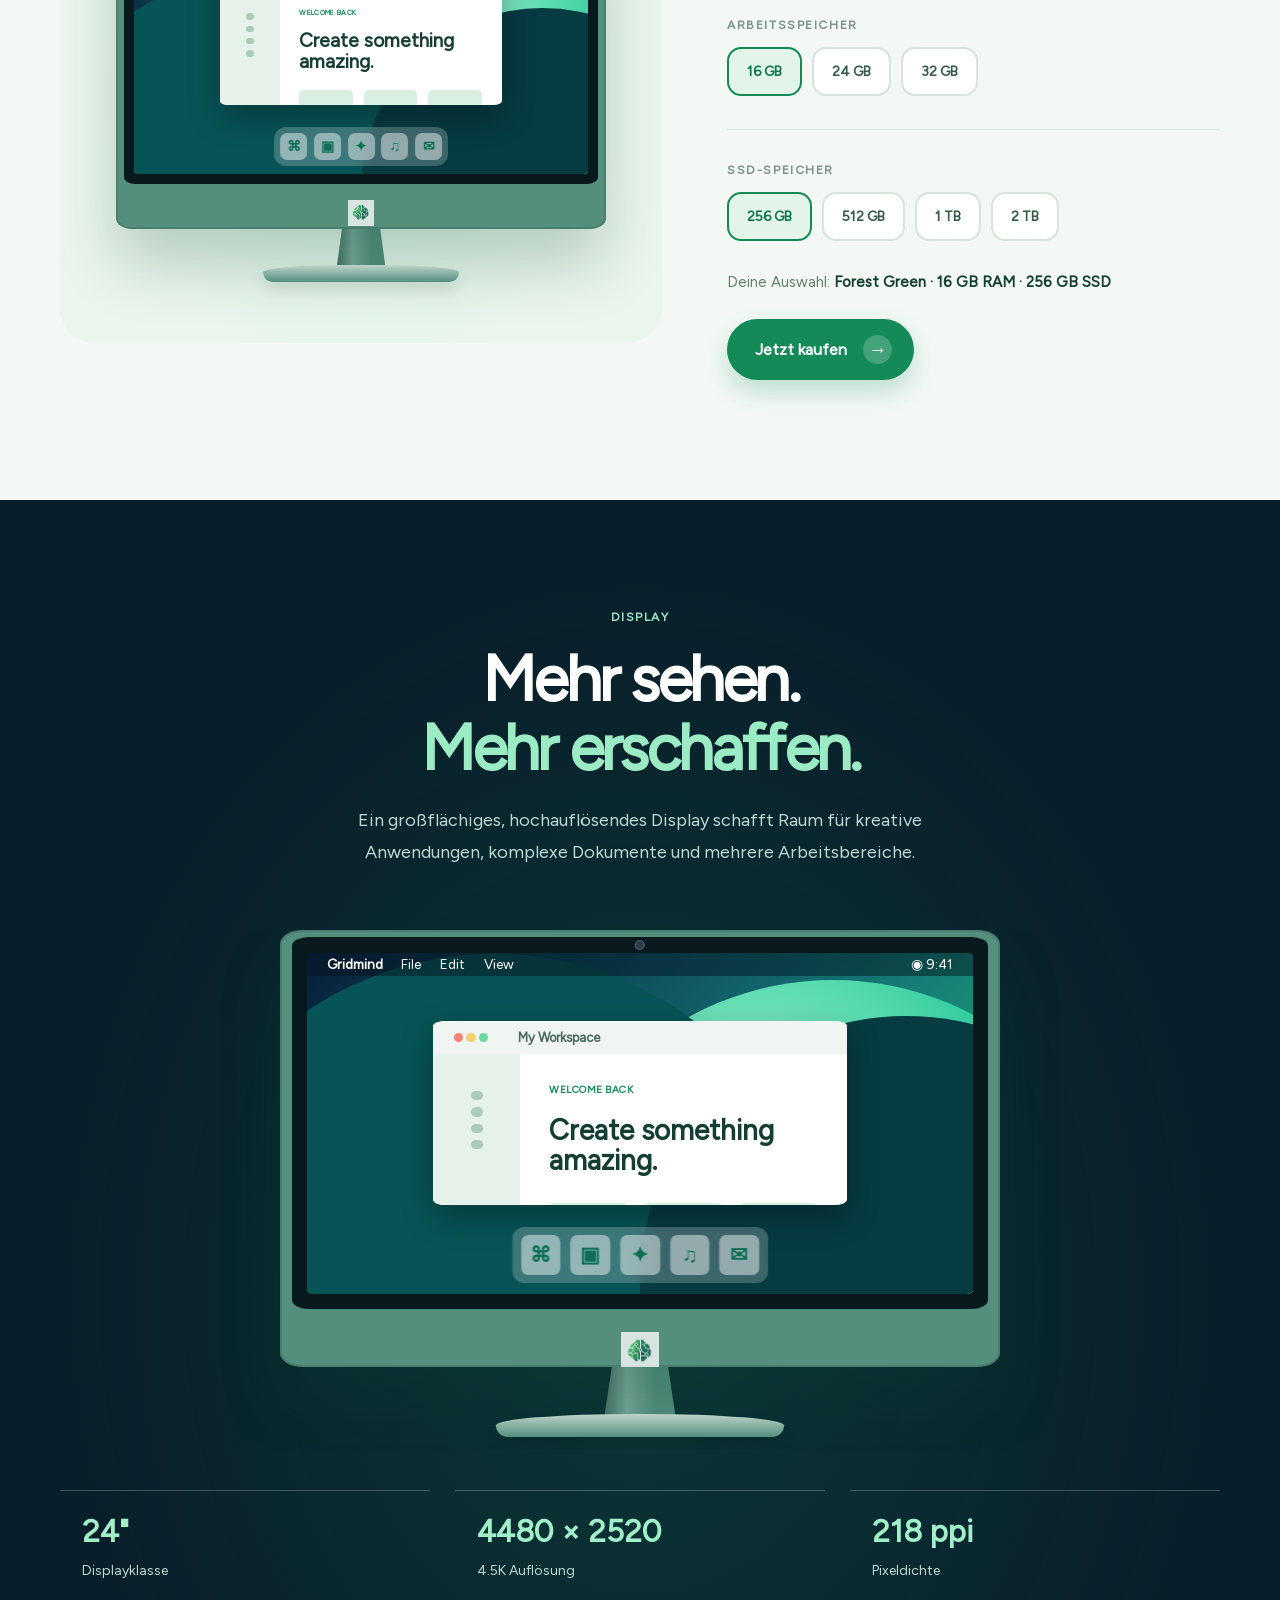
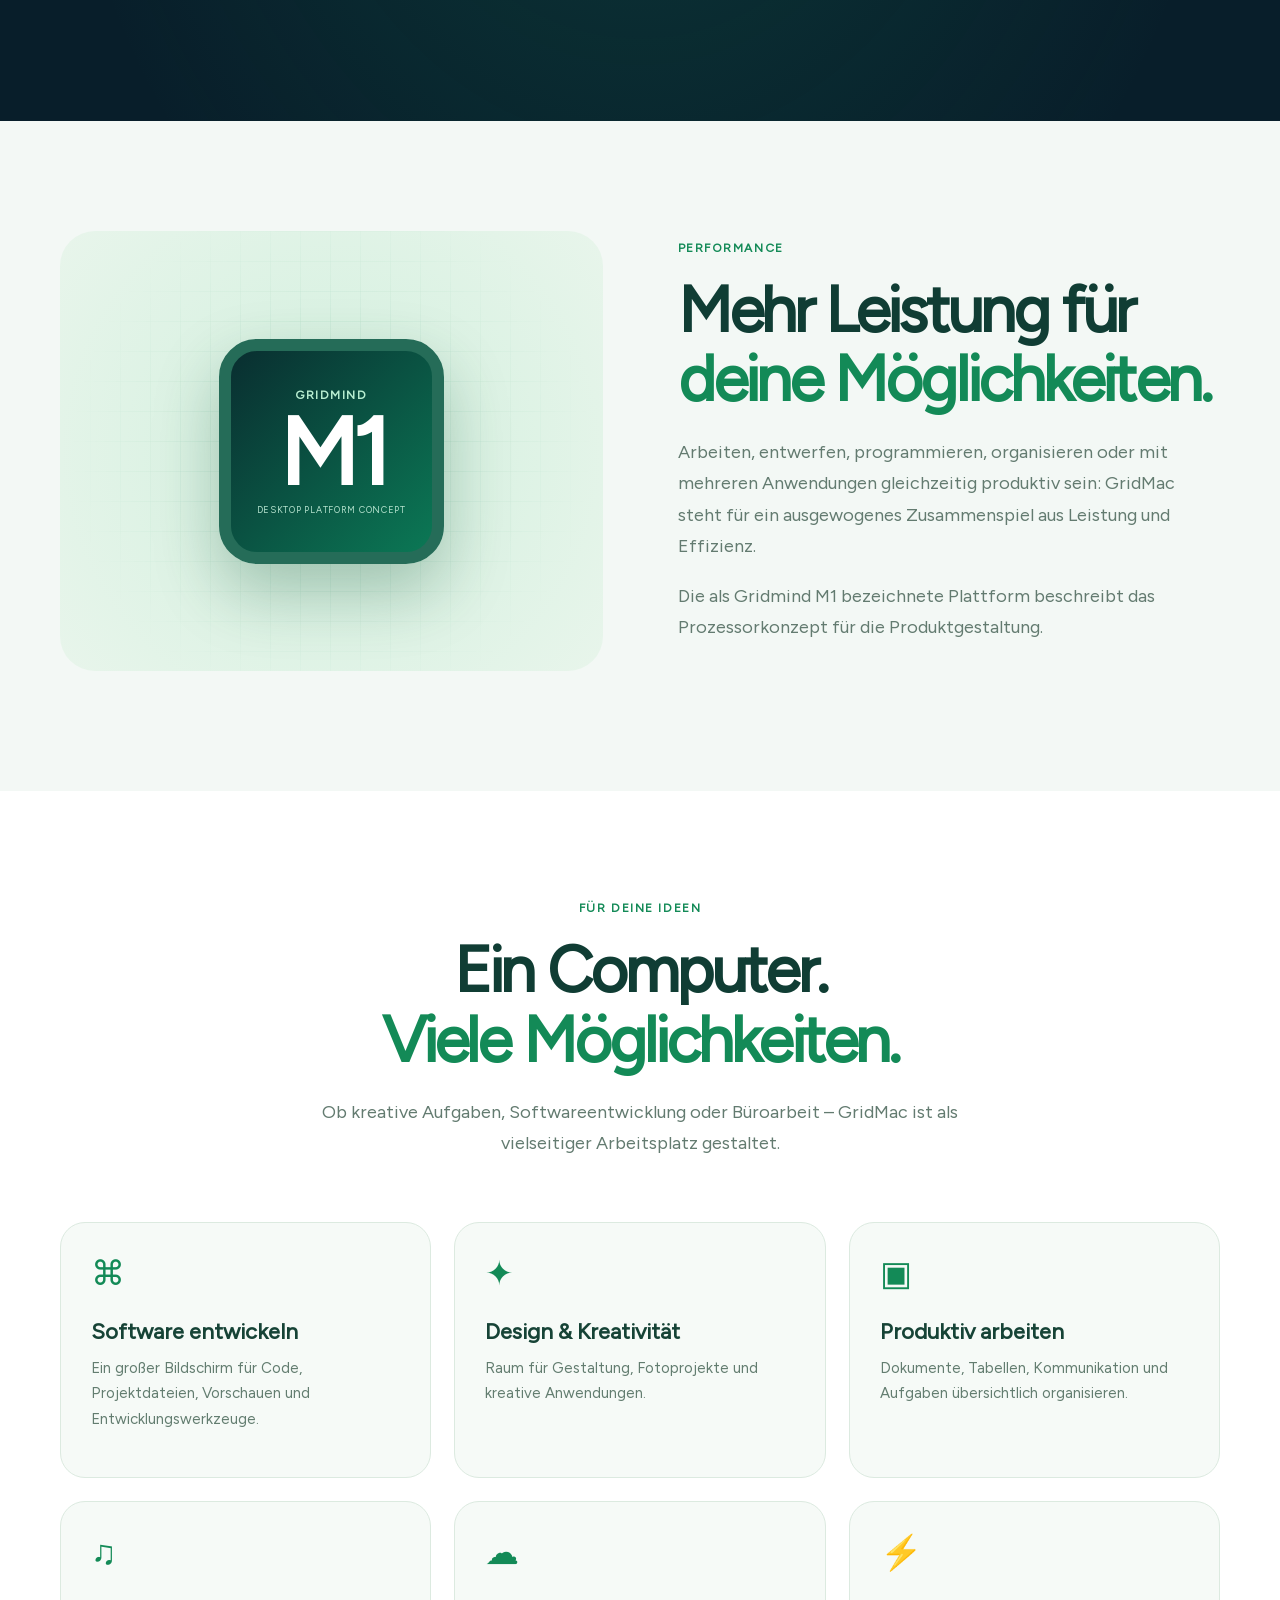
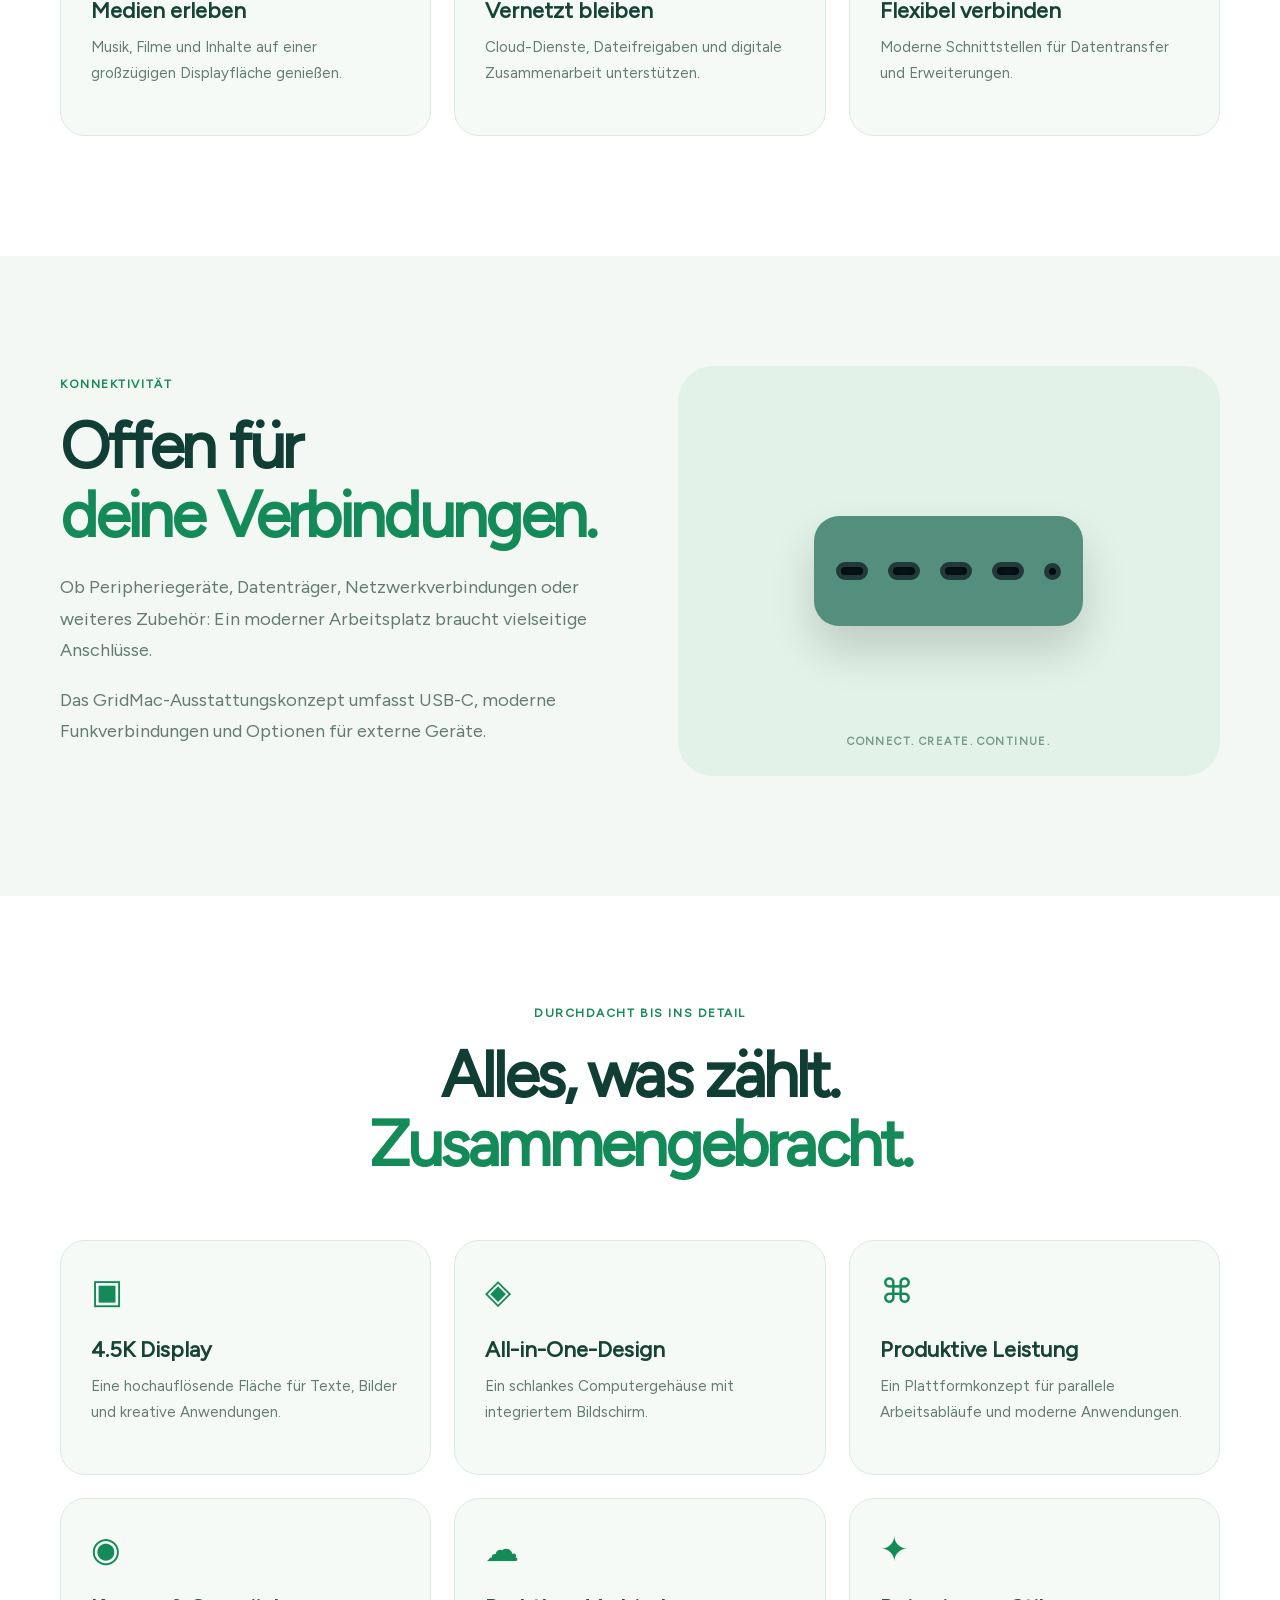
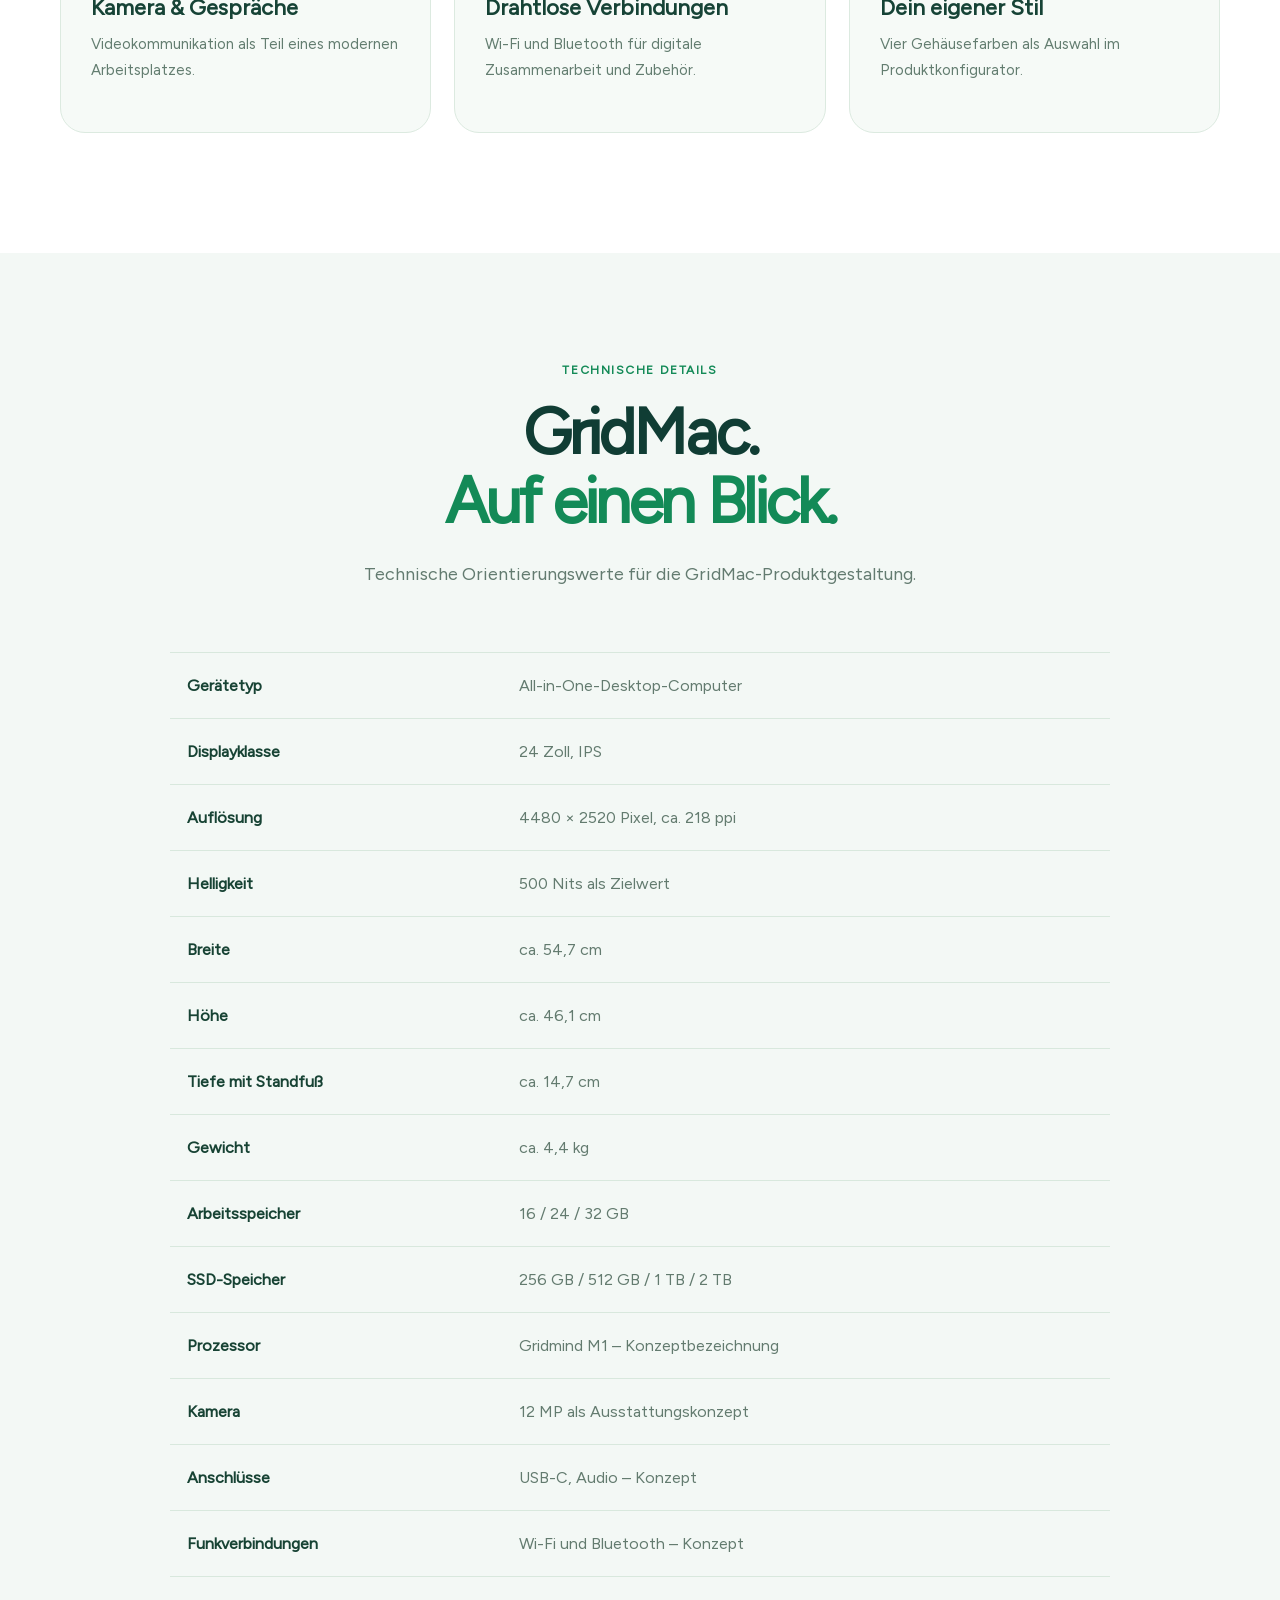
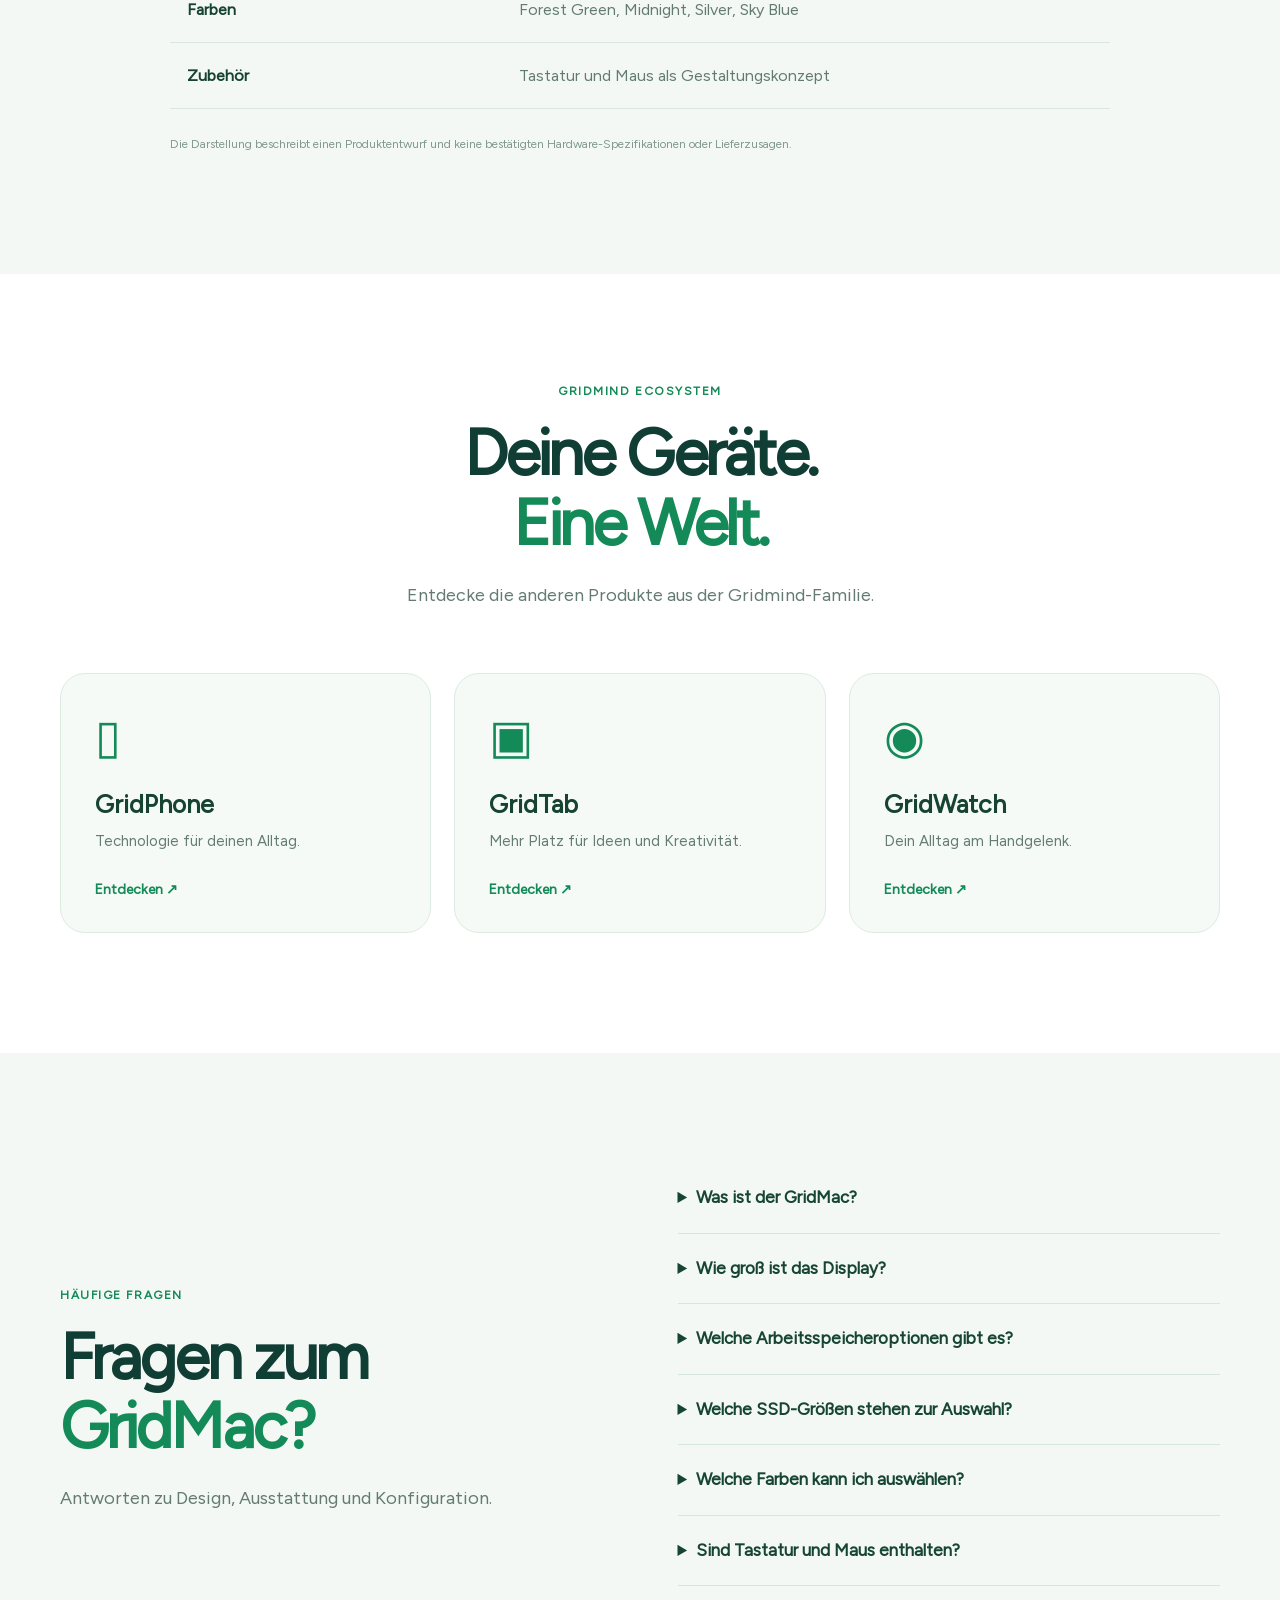
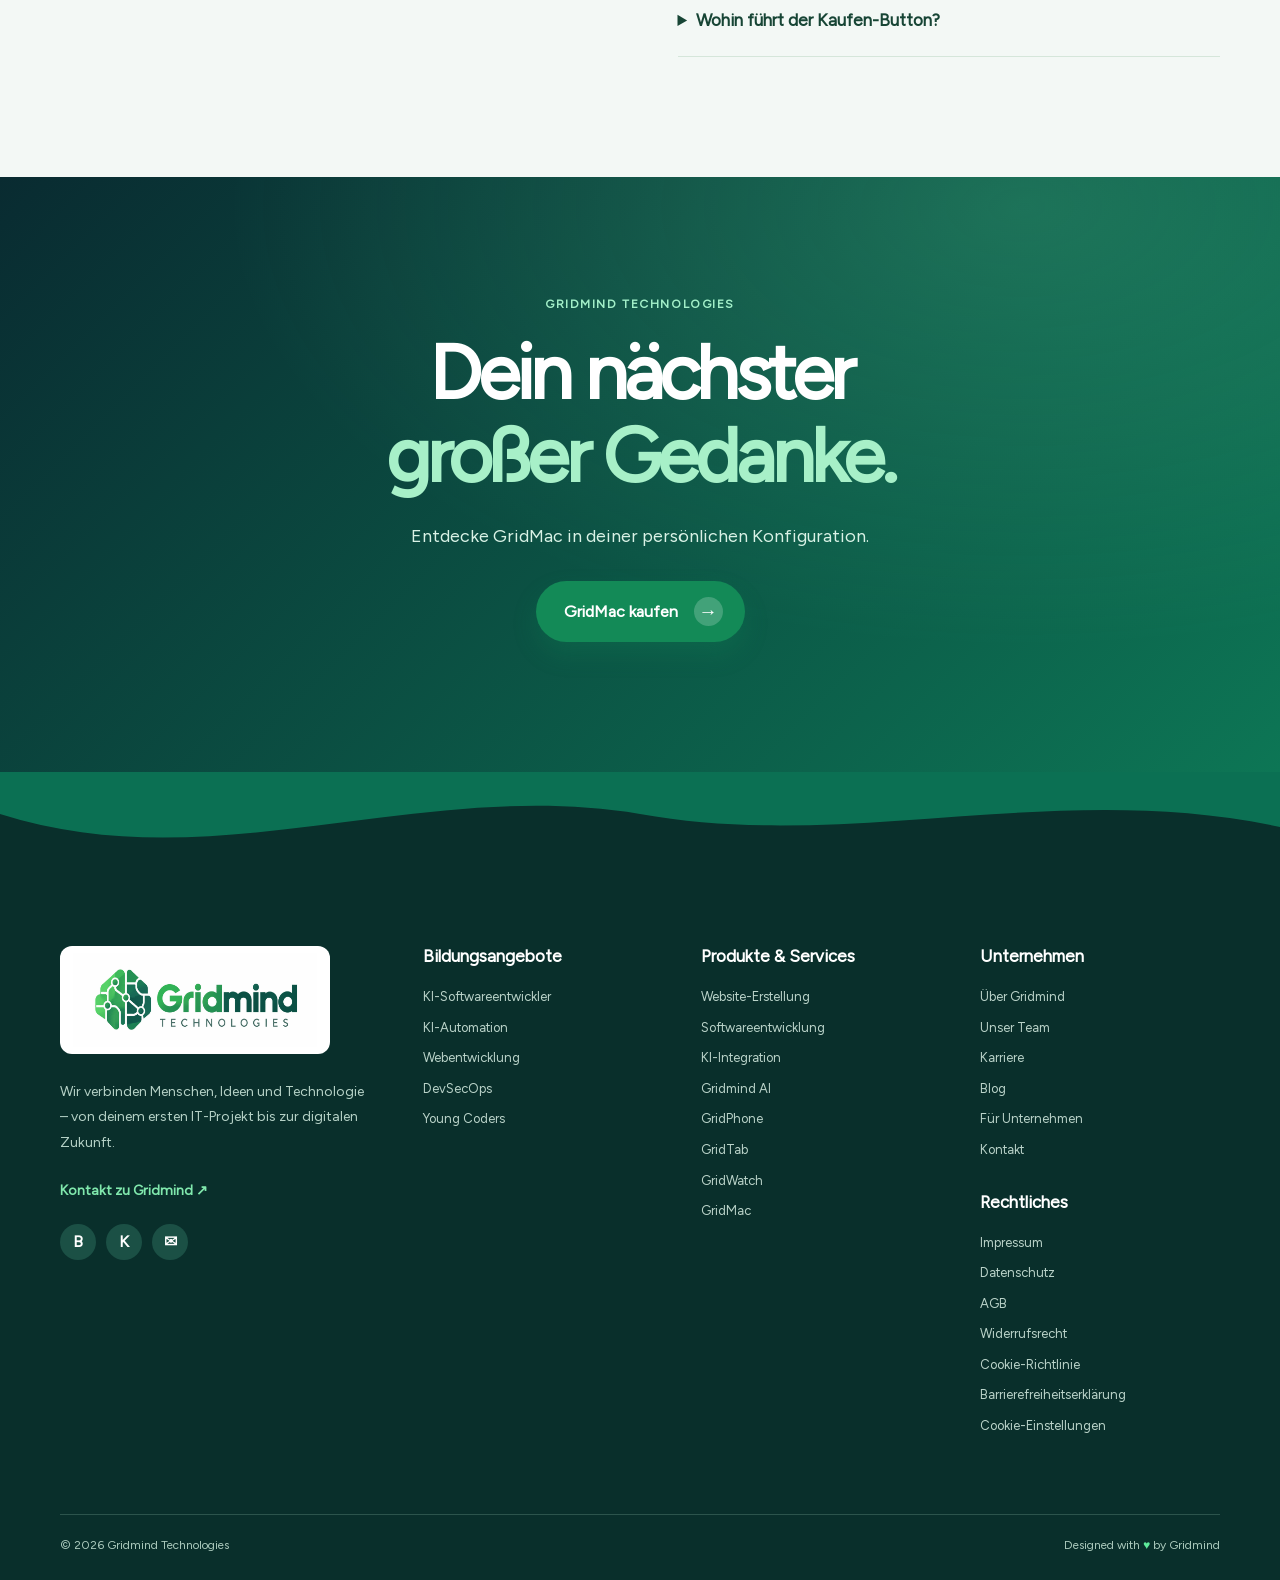
<file: produkte/gridmac.html>
<!DOCTYPE html>
<html lang="de">
<head>
  <meta charset="UTF-8">
  <meta name="viewport" content="width=device-width, initial-scale=1">
  <meta name="theme-color" content="#0b2631">
  <meta name="description" content="GridMac von Gridmind Technologies – großzügiges All-in-One-Computerdesign mit hochauflösendem Display und vielseitigen Konfigurationsmöglichkeiten.">
  <title>GridMac | Gridmind Technologies</title>

  <link rel="icon" type="image/png" href="../assets/logo-icon.png">
  <link rel="stylesheet" href="../css/figtree.css">
  <link rel="stylesheet" href="../css/style.css">
  <link rel="stylesheet" href="../css/gridmac.css">
  <script src="../js/main.js" defer></script>
</head>

<body class="gridmind-gridmac">
<a href="#main-content" class="skip-link">Zum Hauptinhalt</a>

<!-- ==========================================
     GEMEINSAMER HEADER
     ========================================== -->
<header class="site-header" id="site-header">
  <div class="container header-inner">
    <a class="brand" href="../index.html" aria-label="Gridmind Technologies – Startseite">
      <img src="../assets/logo.png" width="280" height="94" alt="Gridmind Technologies">
    </a>

    <nav class="desktop-nav" aria-label="Hauptnavigation">
      <div class="nav-group">
        <button class="nav-trigger" type="button" aria-expanded="false" aria-controls="nav-offers">
          Unsere Angebote
          <svg viewBox="0 0 12 8" width="12" height="8" fill="none" aria-hidden="true">
            <path d="M1 1.5L6 6.5L11 1.5" stroke="currentColor"
                  stroke-width="1.8" stroke-linecap="round" stroke-linejoin="round"/>
          </svg>
        </button>

        <div class="nav-dropdown" id="nav-offers">
          <span class="dropdown-title">Ausbildung & Karriere</span>
          <a href="../bildungsangebote/ki-softwareentwickler.html">KI-Softwareentwickler</a>
          <a href="../bildungsangebote/ki-automation.html">KI-Automation</a>
          <a href="../bildungsangebote/webentwicklung.html">Webentwicklung</a>
          <a href="../bildungsangebote/devsecops.html">DevSecOps</a>
          <a href="../bildungsangebote/young-coders.html">Young Coders</a>

          <span class="dropdown-title">Digitale Dienstleistungen</span>
          <a href="../services/websites.html">Websites erstellen lassen</a>
          <a href="../services/softwareentwicklung.html">Softwareentwicklung</a>
          <a href="../services/ki-integration.html">KI-Integration</a>
        </div>
      </div>

      <div class="nav-group">
        <button class="nav-trigger" type="button" aria-expanded="false" aria-controls="nav-devices">
          Geräte & Software
          <svg viewBox="0 0 12 8" width="12" height="8" fill="none" aria-hidden="true">
            <path d="M1 1.5L6 6.5L11 1.5" stroke="currentColor"
                  stroke-width="1.8" stroke-linecap="round" stroke-linejoin="round"/>
          </svg>
        </button>

        <div class="nav-dropdown" id="nav-devices">
          <a href="../produkte/gridphone.html">GridPhone</a>
          <a href="../produkte/gridtab.html">GridTab</a>
          <a href="../produkte/gridwatch.html">GridWatch</a>
          <a href="../produkte/gridmac.html" aria-current="page">GridMac</a>
          <a href="../produkte/gridmind-ai.html">Gridmind AI</a>
        </div>
      </div>

      <a href="../unternehmen/ueber-uns.html">Über uns</a>
      <a href="../unternehmen/blog.html">Blog</a>
      <a href="../unternehmen/karriere.html">Karriere</a>
    </nav>

    <div class="header-actions">
      <a href="kaufen.html?produkt=gridmac" class="header-cta">
        GridMac kaufen <span aria-hidden="true">↗</span>
      </a>
      <button class="hamburger" id="hamburger" type="button"
              aria-label="Menü öffnen" aria-controls="mobile-menu" aria-expanded="false">
        <span></span><span></span><span></span>
      </button>
    </div>
  </div>

  <nav class="mobile-menu" id="mobile-menu" aria-label="Mobiles Menü">
    <div class="mobile-menu-inner">
      <a href="../index.html">Startseite</a>

      <details>
        <summary>Bildungsangebote</summary>
        <div class="mobile-submenu">
          <a href="../bildungsangebote/ki-softwareentwickler.html">KI-Softwareentwickler</a>
          <a href="../bildungsangebote/ki-automation.html">KI-Automation</a>
          <a href="../bildungsangebote/webentwicklung.html">Webentwicklung</a>
          <a href="../bildungsangebote/devsecops.html">DevSecOps</a>
          <a href="../bildungsangebote/young-coders.html">Young Coders</a>
        </div>
      </details>

      <details>
        <summary>Websites & Software</summary>
        <div class="mobile-submenu">
          <a href="../services/websites.html">Website-Erstellung</a>
          <a href="../services/softwareentwicklung.html">Softwareentwicklung</a>
          <a href="../services/ki-integration.html">KI-Integration</a>
        </div>
      </details>

      <details>
        <summary>Grid-Geräte</summary>
        <div class="mobile-submenu">
          <a href="../produkte/gridphone.html">GridPhone</a>
          <a href="../produkte/gridtab.html">GridTab</a>
          <a href="../produkte/gridwatch.html">GridWatch</a>
          <a href="../produkte/gridmac.html" aria-current="page">GridMac</a>
          <a href="../produkte/gridmind-ai.html">Gridmind AI</a>
        </div>
      </details>

      <a href="../unternehmen/ueber-uns.html">Über uns</a>
      <a href="../unternehmen/blog.html">Blog</a>
      <a href="../unternehmen/karriere.html">Karriere</a>
      <a href="../unternehmen/kontakt.html">Kontakt</a>
      <a href="kaufen.html?produkt=gridmac" class="mobile-cta">GridMac kaufen →</a>
    </div>
  </nav>
</header>

<main id="main-content">

  <!-- PRODUKTNAVIGATION -->
  <nav class="gm-subnav" aria-label="GridMac Produktnavigation">
    <div class="container gm-subnav-inner">
      <strong>GridMac</strong>
      <div>
        <a href="#design">Design</a>
        <a href="#display">Display</a>
        <a href="#leistung">Leistung</a>
        <a href="#konfigurieren">Konfigurieren</a>
        <a href="#technik">Technische Daten</a>
        <a class="gm-small-buy" href="kaufen.html?produkt=gridmac">Kaufen</a>
      </div>
    </div>
  </nav>

  <!-- ==========================================
       HERO
       ========================================== -->
  <section class="gm-hero" aria-labelledby="gm-hero-title">
    <div class="container gm-hero-inner">

      <span class="gm-eyebrow">GRIDMIND TECHNOLOGIES PRESENTS</span>
      <h1 id="gm-hero-title">GridMac<span>.</span></h1>

      <p class="gm-hero-slogan">
        Mehr Raum für
        <span id="gm-typewriter">deine Ideen.</span><i aria-hidden="true"></i>
      </p>

      <p class="gm-hero-description">
        Dein Schreibtisch ist der Anfang großer Ideen.
        GridMac verbindet ein großzügiges Display mit
        einem eleganten All-in-One-Design – für kreatives
        Arbeiten, Produktivität und digitale Erlebnisse.
      </p>

      <div class="gm-hero-actions">
        <a class="btn btn-primary hero-button"
           href="kaufen.html?produkt=gridmac">
          GridMac kaufen
          <span class="arrow-circle" aria-hidden="true">→</span>
        </a>
        <a class="gm-inline-link" href="#entdecken">GridMac entdecken ↓</a>
      </div>

      <div class="gm-hero-stage">
        <div class="gm-stage-glow"></div>

        <!-- DIE GEMEINSAME GRIDMAC-KOMPONENTE -->
        <div class="gm-computer gm-hero-computer" role="img"
             aria-label="Illustrativer GridMac All-in-One-Computer mit grünem Desktop">
          <div class="gm-monitor">
            <div class="gm-monitor-frame">
              <span class="gm-webcam"></span>
              <div class="gm-screen">
                <div class="gm-wallpaper">
                  <span class="gm-wallpaper-orb gm-orb-one"></span>
                  <span class="gm-wallpaper-orb gm-orb-two"></span>
                  <span class="gm-wallpaper-orb gm-orb-three"></span>
                </div>

                <div class="gm-desktop-menubar">
                  <strong>Gridmind</strong>
                  <span>File</span><span>Edit</span><span>View</span>
                  <small>◉ 9:41</small>
                </div>

                <div class="gm-desktop-window">
                  <div class="gm-window-top">
                    <span class="gm-window-dots"><i></i><i></i><i></i></span>
                    <strong>My Workspace</strong>
                  </div>
                  <div class="gm-window-body">
                    <div class="gm-window-sidebar">
                      <i></i><i></i><i></i><i></i>
                    </div>
                    <div class="gm-window-content">
                      <small>WELCOME BACK</small>
                      <strong>Create something amazing.</strong>
                      <div class="gm-window-cards"><i></i><i></i><i></i></div>
                    </div>
                  </div>
                </div>

                <div class="gm-desktop-dock">
                  <span>⌘</span><span>▣</span><span>✦</span>
                  <span>♫</span><span>✉</span>
                </div>
              </div>
            </div>
            <div class="gm-monitor-chin">
              <img src="../assets/logo-icon.png" alt="">
            </div>
          </div>

          <div class="gm-stand-neck"></div>
          <div class="gm-stand-foot"></div>
        </div>

        <div class="gm-desk-accessories">
          <div class="gm-keyboard"></div>
          <div class="gm-mouse"></div>
        </div>

        <span class="gm-stage-caption">GRIDMAC · PRODUKTVISUALISIERUNG</span>
      </div>
    </div>
  </section>

  <!-- ==========================================
       HIGHLIGHTS
       ========================================== -->
  <section class="gm-highlights" id="entdecken">
    <div class="container gm-highlight-grid">
      <article><span>01</span><strong>24"</strong><p>4.5K Displaykonzept</p></article>
      <article><span>02</span><strong>16–32 GB</strong><p>Arbeitsspeicher</p></article>
      <article><span>03</span><strong>bis 2 TB</strong><p>SSD-Speicher</p></article>
      <article><span>04</span><strong>USB-C</strong><p>Moderne Schnittstellen</p></article>
    </div>
  </section>

  <!-- ==========================================
       DESIGN – GLEICHE KOMPONENTE
       ========================================== -->
  <section class="gm-section gm-design" id="design">
    <div class="container gm-split">
      <div class="gm-section-copy">
        <span class="gm-eyebrow">DESIGN</span>
        <h2>Weniger auf dem Tisch.<br><em>Mehr im Kopf.</em></h2>
        <p>
          Der GridMac vereint Bildschirm und Computer in
          einem klar gestalteten Gehäuse. Eine reduzierte
          Formensprache, ein schlanker Standfuß und
          sorgfältig abgestimmte Proportionen sorgen
          für einen aufgeräumten Arbeitsplatz.
        </p>
        <p>
          Die charakteristische Gridmind-Farbwelt bringt
          Persönlichkeit in deinen Arbeitsbereich.
          Ob für kreative Projekte, Büroaufgaben oder
          das eigene Homeoffice – dein Arbeitsplatz
          bleibt auf das Wesentliche konzentriert.
        </p>
        <a href="#konfigurieren" class="gm-inline-link">
          Farben entdecken ↗
        </a>
      </div>

      <div class="gm-design-stage">
        <div class="gm-design-circle"></div>

        <div class="gm-computer gm-design-computer" role="img"
             aria-label="GridMac in der Designansicht">
          <div class="gm-monitor">
            <div class="gm-monitor-frame">
              <span class="gm-webcam"></span>
              <div class="gm-screen">
                <div class="gm-wallpaper">
                  <span class="gm-wallpaper-orb gm-orb-one"></span>
                  <span class="gm-wallpaper-orb gm-orb-two"></span>
                  <span class="gm-wallpaper-orb gm-orb-three"></span>
                </div>
                <div class="gm-desktop-menubar">
                  <strong>Gridmind</strong><span>File</span><span>Edit</span><span>View</span><small>◉ 9:41</small>
                </div>
                <div class="gm-desktop-window">
                  <div class="gm-window-top">
                    <span class="gm-window-dots"><i></i><i></i><i></i></span><strong>My Workspace</strong>
                  </div>
                  <div class="gm-window-body">
                    <div class="gm-window-sidebar"><i></i><i></i><i></i><i></i></div>
                    <div class="gm-window-content">
                      <small>WELCOME BACK</small><strong>Create something amazing.</strong>
                      <div class="gm-window-cards"><i></i><i></i><i></i></div>
                    </div>
                  </div>
                </div>
                <div class="gm-desktop-dock">
                  <span>⌘</span><span>▣</span><span>✦</span><span>♫</span><span>✉</span>
                </div>
              </div>
            </div>
            <div class="gm-monitor-chin"><img src="../assets/logo-icon.png" alt=""></div>
          </div>
          <div class="gm-stand-neck"></div>
          <div class="gm-stand-foot"></div>
        </div>

        <span class="gm-stage-caption">DESIGNED BY GRIDMIND</span>
      </div>
    </div>
  </section>

  <!-- ==========================================
       FARBEN UND KONFIGURATION
       ========================================== -->
  <section class="gm-section gm-config-section" id="konfigurieren">
    <div class="container">
      <div class="gm-heading">
        <span class="gm-eyebrow">DEIN GRIDMAC</span>
        <h2>Dein Computer.<br><em>Deine Entscheidung.</em></h2>
        <p>Wähle Gehäusefarbe, Arbeitsspeicher und SSD-Kapazität.</p>
      </div>

      <div class="gm-config-layout">
        <div class="gm-config-stage">
          <div class="gm-computer gm-config-computer" role="img"
               aria-label="GridMac Konfiguratorvorschau">
            <div class="gm-monitor">
              <div class="gm-monitor-frame">
                <span class="gm-webcam"></span>
                <div class="gm-screen">
                  <div class="gm-wallpaper">
                    <span class="gm-wallpaper-orb gm-orb-one"></span>
                    <span class="gm-wallpaper-orb gm-orb-two"></span>
                    <span class="gm-wallpaper-orb gm-orb-three"></span>
                  </div>
                  <div class="gm-desktop-menubar">
                    <strong>Gridmind</strong><span>File</span><span>Edit</span><span>View</span><small>◉ 9:41</small>
                  </div>
                  <div class="gm-desktop-window">
                    <div class="gm-window-top">
                      <span class="gm-window-dots"><i></i><i></i><i></i></span><strong>My Workspace</strong>
                    </div>
                    <div class="gm-window-body">
                      <div class="gm-window-sidebar"><i></i><i></i><i></i><i></i></div>
                      <div class="gm-window-content">
                        <small>WELCOME BACK</small><strong>Create something amazing.</strong>
                        <div class="gm-window-cards"><i></i><i></i><i></i></div>
                      </div>
                    </div>
                  </div>
                  <div class="gm-desktop-dock">
                    <span>⌘</span><span>▣</span><span>✦</span><span>♫</span><span>✉</span>
                  </div>
                </div>
              </div>
              <div class="gm-monitor-chin"><img src="../assets/logo-icon.png" alt=""></div>
            </div>
            <div class="gm-stand-neck"></div>
            <div class="gm-stand-foot"></div>
          </div>
        </div>

        <div class="gm-config">
          <span class="gm-config-label">GEHÄUSEFARBE</span>
          <h3 id="gm-color-name">Forest Green</h3>

          <div class="gm-swatches" role="group" aria-label="Gehäusefarbe">
            <button type="button" class="gm-swatch is-selected"
                    data-gm-color="forest" aria-label="Forest Green"
                    aria-pressed="true"><span></span></button>
            <button type="button" class="gm-swatch"
                    data-gm-color="midnight" aria-label="Midnight"
                    aria-pressed="false"><span></span></button>
            <button type="button" class="gm-swatch"
                    data-gm-color="silver" aria-label="Silver"
                    aria-pressed="false"><span></span></button>
            <button type="button" class="gm-swatch"
                    data-gm-color="sky" aria-label="Sky Blue"
                    aria-pressed="false"><span></span></button>
          </div>

          <div class="gm-divider"></div>

          <span class="gm-config-label">ARBEITSSPEICHER</span>
          <div class="gm-option-group" role="group" aria-label="Arbeitsspeicher">
            <button type="button" class="gm-option is-selected"
                    data-gm-ram="16" aria-pressed="true">16 GB</button>
            <button type="button" class="gm-option"
                    data-gm-ram="24" aria-pressed="false">24 GB</button>
            <button type="button" class="gm-option"
                    data-gm-ram="32" aria-pressed="false">32 GB</button>
          </div>

          <div class="gm-divider"></div>

          <span class="gm-config-label">SSD-SPEICHER</span>
          <div class="gm-option-group" role="group" aria-label="SSD-Speicher">
            <button type="button" class="gm-option is-selected"
                    data-gm-ssd="256" aria-pressed="true">256 GB</button>
            <button type="button" class="gm-option"
                    data-gm-ssd="512" aria-pressed="false">512 GB</button>
            <button type="button" class="gm-option"
                    data-gm-ssd="1024" aria-pressed="false">1 TB</button>
            <button type="button" class="gm-option"
                    data-gm-ssd="2048" aria-pressed="false">2 TB</button>
          </div>

          <p class="gm-selection">
            Deine Auswahl:
            <strong id="gm-selection">Forest Green · 16 GB RAM · 256 GB SSD</strong>
          </p>

          <a class="btn btn-primary hero-button"
             id="gm-config-buy" href="kaufen.html?produkt=gridmac">
            Jetzt kaufen
            <span class="arrow-circle" aria-hidden="true">→</span>
          </a>
        </div>
      </div>
    </div>
  </section>

  <!-- ==========================================
       DISPLAY
       ========================================== -->
  <section class="gm-section gm-display" id="display">
    <div class="container">
      <div class="gm-heading gm-heading-dark">
        <span class="gm-eyebrow">DISPLAY</span>
        <h2>Mehr sehen.<br><em>Mehr erschaffen.</em></h2>
        <p>
          Ein großflächiges, hochauflösendes Display
          schafft Raum für kreative Anwendungen,
          komplexe Dokumente und mehrere Arbeitsbereiche.
        </p>
      </div>

      <div class="gm-display-stage">
        <div class="gm-computer gm-display-computer" role="img"
             aria-label="GridMac Displayansicht">
          <div class="gm-monitor">
            <div class="gm-monitor-frame">
              <span class="gm-webcam"></span>
              <div class="gm-screen">
                <div class="gm-wallpaper">
                  <span class="gm-wallpaper-orb gm-orb-one"></span>
                  <span class="gm-wallpaper-orb gm-orb-two"></span>
                  <span class="gm-wallpaper-orb gm-orb-three"></span>
                </div>
                <div class="gm-desktop-menubar">
                  <strong>Gridmind</strong><span>File</span><span>Edit</span><span>View</span><small>◉ 9:41</small>
                </div>
                <div class="gm-desktop-window">
                  <div class="gm-window-top">
                    <span class="gm-window-dots"><i></i><i></i><i></i></span><strong>My Workspace</strong>
                  </div>
                  <div class="gm-window-body">
                    <div class="gm-window-sidebar"><i></i><i></i><i></i><i></i></div>
                    <div class="gm-window-content">
                      <small>WELCOME BACK</small><strong>Create something amazing.</strong>
                      <div class="gm-window-cards"><i></i><i></i><i></i></div>
                    </div>
                  </div>
                </div>
                <div class="gm-desktop-dock">
                  <span>⌘</span><span>▣</span><span>✦</span><span>♫</span><span>✉</span>
                </div>
              </div>
            </div>
            <div class="gm-monitor-chin"><img src="../assets/logo-icon.png" alt=""></div>
          </div>
          <div class="gm-stand-neck"></div>
          <div class="gm-stand-foot"></div>
        </div>
      </div>

      <div class="gm-display-stats">
        <article><strong>24"</strong><span>Displayklasse</span></article>
        <article><strong>4480 × 2520</strong><span>4.5K Auflösung</span></article>
        <article><strong>218 ppi</strong><span>Pixeldichte</span></article>
      </div>
    </div>
  </section>

  <!-- ==========================================
       PERFORMANCE
       ========================================== -->
  <section class="gm-section gm-performance" id="leistung">
    <div class="container gm-split">
      <div class="gm-performance-art">
        <div class="gm-chip-grid"></div>
        <div class="gm-chip">
          <span>GRIDMIND</span>
          <strong>M1</strong>
          <small>DESKTOP PLATFORM CONCEPT</small>
        </div>
      </div>

      <div class="gm-section-copy">
        <span class="gm-eyebrow">PERFORMANCE</span>
        <h2>Mehr Leistung für<br><em>deine Möglichkeiten.</em></h2>
        <p>
          Arbeiten, entwerfen, programmieren,
          organisieren oder mit mehreren Anwendungen
          gleichzeitig produktiv sein:
          GridMac steht für ein ausgewogenes
          Zusammenspiel aus Leistung und Effizienz.
        </p>
        <p>
          Die als Gridmind M1 bezeichnete
          Plattform beschreibt das Prozessorkonzept
          für die Produktgestaltung.
        </p>
      </div>
    </div>
  </section>

  <!-- ==========================================
       KREATIVITÄT & PRODUKTIVITÄT
       ========================================== -->
  <section class="gm-section gm-workflows">
    <div class="container">
      <div class="gm-heading">
        <span class="gm-eyebrow">FÜR DEINE IDEEN</span>
        <h2>Ein Computer.<br><em>Viele Möglichkeiten.</em></h2>
        <p>Ob kreative Aufgaben, Softwareentwicklung oder Büroarbeit – GridMac ist als vielseitiger Arbeitsplatz gestaltet.</p>
      </div>

      <div class="gm-workflow-grid">
        <article>
          <span>⌘</span>
          <h3>Software entwickeln</h3>
          <p>Ein großer Bildschirm für Code, Projektdateien, Vorschauen und Entwicklungswerkzeuge.</p>
        </article>
        <article>
          <span>✦</span>
          <h3>Design & Kreativität</h3>
          <p>Raum für Gestaltung, Fotoprojekte und kreative Anwendungen.</p>
        </article>
        <article>
          <span>▣</span>
          <h3>Produktiv arbeiten</h3>
          <p>Dokumente, Tabellen, Kommunikation und Aufgaben übersichtlich organisieren.</p>
        </article>
        <article>
          <span>♫</span>
          <h3>Medien erleben</h3>
          <p>Musik, Filme und Inhalte auf einer großzügigen Displayfläche genießen.</p>
        </article>
        <article>
          <span>☁</span>
          <h3>Vernetzt bleiben</h3>
          <p>Cloud-Dienste, Dateifreigaben und digitale Zusammenarbeit unterstützen.</p>
        </article>
        <article>
          <span>⚡</span>
          <h3>Flexibel verbinden</h3>
          <p>Moderne Schnittstellen für Datentransfer und Erweiterungen.</p>
        </article>
      </div>
    </div>
  </section>

  <!-- ==========================================
       VERBINDUNGEN
       ========================================== -->
  <section class="gm-section gm-connectivity">
    <div class="container gm-split">
      <div class="gm-section-copy">
        <span class="gm-eyebrow">KONNEKTIVITÄT</span>
        <h2>Offen für<br><em>deine Verbindungen.</em></h2>
        <p>
          Ob Peripheriegeräte, Datenträger,
          Netzwerkverbindungen oder weiteres
          Zubehör: Ein moderner Arbeitsplatz
          braucht vielseitige Anschlüsse.
        </p>
        <p>
          Das GridMac-Ausstattungskonzept umfasst
          USB-C, moderne Funkverbindungen
          und Optionen für externe Geräte.
        </p>
      </div>
      <div class="gm-ports-art">
        <div class="gm-ports-panel">
          <span class="gm-port gm-port-usbc"></span>
          <span class="gm-port gm-port-usbc"></span>
          <span class="gm-port gm-port-usbc"></span>
          <span class="gm-port gm-port-usbc"></span>
          <span class="gm-port gm-port-audio"></span>
        </div>
        <span>CONNECT. CREATE. CONTINUE.</span>
      </div>
    </div>
  </section>

  <!-- ==========================================
       FEATURES
       ========================================== -->
  <section class="gm-section gm-features">
    <div class="container">
      <div class="gm-heading">
        <span class="gm-eyebrow">DURCHDACHT BIS INS DETAIL</span>
        <h2>Alles, was zählt.<br><em>Zusammengebracht.</em></h2>
      </div>

      <div class="gm-feature-grid">
        <article><span>▣</span><h3>4.5K Display</h3><p>Eine hochauflösende Fläche für Texte, Bilder und kreative Anwendungen.</p></article>
        <article><span>◈</span><h3>All-in-One-Design</h3><p>Ein schlankes Computergehäuse mit integriertem Bildschirm.</p></article>
        <article><span>⌘</span><h3>Produktive Leistung</h3><p>Ein Plattformkonzept für parallele Arbeitsabläufe und moderne Anwendungen.</p></article>
        <article><span>◉</span><h3>Kamera & Gespräche</h3><p>Videokommunikation als Teil eines modernen Arbeitsplatzes.</p></article>
        <article><span>☁</span><h3>Drahtlose Verbindungen</h3><p>Wi-Fi und Bluetooth für digitale Zusammenarbeit und Zubehör.</p></article>
        <article><span>✦</span><h3>Dein eigener Stil</h3><p>Vier Gehäusefarben als Auswahl im Produktkonfigurator.</p></article>
      </div>
    </div>
  </section>

  <!-- ==========================================
       TECHNISCHE DATEN
       ========================================== -->
  <section class="gm-section gm-specs" id="technik">
    <div class="container">
      <div class="gm-heading">
        <span class="gm-eyebrow">TECHNISCHE DETAILS</span>
        <h2>GridMac.<br><em>Auf einen Blick.</em></h2>
        <p>Technische Orientierungswerte für die GridMac-Produktgestaltung.</p>
      </div>

      <div class="gm-spec-table">
        <div class="gm-spec-row"><strong>Gerätetyp</strong><span>All-in-One-Desktop-Computer</span></div>
        <div class="gm-spec-row"><strong>Displayklasse</strong><span>24 Zoll, IPS</span></div>
        <div class="gm-spec-row"><strong>Auflösung</strong><span>4480 × 2520 Pixel, ca. 218 ppi</span></div>
        <div class="gm-spec-row"><strong>Helligkeit</strong><span>500 Nits als Zielwert</span></div>
        <div class="gm-spec-row"><strong>Breite</strong><span>ca. 54,7 cm</span></div>
        <div class="gm-spec-row"><strong>Höhe</strong><span>ca. 46,1 cm</span></div>
        <div class="gm-spec-row"><strong>Tiefe mit Standfuß</strong><span>ca. 14,7 cm</span></div>
        <div class="gm-spec-row"><strong>Gewicht</strong><span>ca. 4,4 kg</span></div>
        <div class="gm-spec-row"><strong>Arbeitsspeicher</strong><span>16 / 24 / 32 GB</span></div>
        <div class="gm-spec-row"><strong>SSD-Speicher</strong><span>256 GB / 512 GB / 1 TB / 2 TB</span></div>
        <div class="gm-spec-row"><strong>Prozessor</strong><span>Gridmind M1 – Konzeptbezeichnung</span></div>
        <div class="gm-spec-row"><strong>Kamera</strong><span>12 MP als Ausstattungskonzept</span></div>
        <div class="gm-spec-row"><strong>Anschlüsse</strong><span>USB-C, Audio – Konzept</span></div>
        <div class="gm-spec-row"><strong>Funkverbindungen</strong><span>Wi-Fi und Bluetooth – Konzept</span></div>
        <div class="gm-spec-row"><strong>Farben</strong><span>Forest Green, Midnight, Silver, Sky Blue</span></div>
        <div class="gm-spec-row"><strong>Zubehör</strong><span>Tastatur und Maus als Gestaltungskonzept</span></div>
      </div>

      <p class="gm-spec-note">
        Die Darstellung beschreibt einen Produktentwurf und keine
        bestätigten Hardware-Spezifikationen oder Lieferzusagen.
      </p>
    </div>
  </section>

  <!-- ==========================================
       ÖKOSYSTEM
       ========================================== -->
  <section class="gm-section gm-ecosystem">
    <div class="container">
      <div class="gm-heading">
        <span class="gm-eyebrow">GRIDMIND ECOSYSTEM</span>
        <h2>Deine Geräte.<br><em>Eine Welt.</em></h2>
        <p>Entdecke die anderen Produkte aus der Gridmind-Familie.</p>
      </div>

      <div class="gm-ecosystem-grid">
        <a href="../produkte/gridphone.html">
          <span>▯</span><h3>GridPhone</h3>
          <p>Technologie für deinen Alltag.</p>
          <strong>Entdecken ↗</strong>
        </a>
        <a href="../produkte/gridtab.html">
          <span>▣</span><h3>GridTab</h3>
          <p>Mehr Platz für Ideen und Kreativität.</p>
          <strong>Entdecken ↗</strong>
        </a>
        <a href="../produkte/gridwatch.html">
          <span>◉</span><h3>GridWatch</h3>
          <p>Dein Alltag am Handgelenk.</p>
          <strong>Entdecken ↗</strong>
        </a>
      </div>
    </div>
  </section>

  <!-- ==========================================
       FAQ
       ========================================== -->
  <section class="gm-section gm-faq" id="faq">
    <div class="container gm-split">
      <div class="gm-section-copy">
        <span class="gm-eyebrow">HÄUFIGE FRAGEN</span>
        <h2>Fragen zum<br><em>GridMac?</em></h2>
        <p>Antworten zu Design, Ausstattung und Konfiguration.</p>
      </div>

      <div class="gm-faq-list">
        <details>
          <summary>Was ist der GridMac?</summary>
          <p>GridMac ist unser All-in-One-Desktop-Konzept: Bildschirm und Computer sind in einem eleganten Gehäuse vereint.</p>
        </details>
        <details>
          <summary>Wie groß ist das Display?</summary>
          <p>Der Entwurf orientiert sich an einer 24-Zoll-Displayklasse mit 4.5K-Auflösung.</p>
        </details>
        <details>
          <summary>Welche Arbeitsspeicheroptionen gibt es?</summary>
          <p>Im Konfigurator kannst du zwischen 16 GB, 24 GB und 32 GB RAM wählen.</p>
        </details>
        <details>
          <summary>Welche SSD-Größen stehen zur Auswahl?</summary>
          <p>Die Produktkonfiguration bietet 256 GB, 512 GB, 1 TB und 2 TB.</p>
        </details>
        <details>
          <summary>Welche Farben kann ich auswählen?</summary>
          <p>Forest Green, Midnight, Silver und Sky Blue. Die ausgewählte Farbe wird in allen Geräteansichten übernommen.</p>
        </details>
        <details>
          <summary>Sind Tastatur und Maus enthalten?</summary>
          <p>Die Produktvisualisierung zeigt eine passende Tastatur und Maus. Die genaue Zubehörzusammenstellung gehört zur jeweiligen Konfiguration.</p>
        </details>
        <details>
          <summary>Wohin führt der Kaufen-Button?</summary>
          <p>Zur Gridmind-Kaufseite unter produkte/kaufen.html. Der Konfigurator überträgt die ausgewählte Farbe sowie RAM- und SSD-Größe.</p>
        </details>
      </div>
    </div>
  </section>

  <!-- FINAL CTA -->
  <section class="gm-final">
    <div class="container gm-final-inner">
      <span class="gm-eyebrow">GRIDMIND TECHNOLOGIES</span>
      <h2>Dein nächster<br><em>großer Gedanke.</em></h2>
      <p>Entdecke GridMac in deiner persönlichen Konfiguration.</p>
      <a href="kaufen.html?produkt=gridmac" class="btn btn-primary hero-button">
        GridMac kaufen
        <span class="arrow-circle" aria-hidden="true">→</span>
      </a>
    </div>
  </section>
</main>

<!-- ==========================================
     GEMEINSAMER GRIDMIND FOOTER
     ========================================== -->
<footer class="site-footer">
  <svg class="footer-wave" viewBox="0 0 1440 125"
       preserveAspectRatio="none" aria-hidden="true">
    <path d="M0 42C240 110 470 5 720 42C955 80 1190 7 1440 55V125H0Z"
          fill="#092f2b"/>
  </svg>

  <div class="footer-main">
    <div class="container footer-grid">
      <div class="footer-brand">
        <a href="../index.html" class="footer-logo">
          <img src="../assets/logo.png" width="280" height="94"
               alt="Gridmind Technologies">
        </a>
        <p>Wir verbinden Menschen, Ideen und Technologie – von deinem ersten IT-Projekt bis zur digitalen Zukunft.</p>
        <a href="../unternehmen/kontakt.html" class="footer-contact">Kontakt zu Gridmind ↗</a>
        <div class="footer-social" aria-label="Weitere Informationen">
          <a href="../unternehmen/blog.html" aria-label="Gridmind Blog">B</a>
          <a href="../unternehmen/karriere.html" aria-label="Gridmind Karriere">K</a>
          <a href="../unternehmen/kontakt.html" aria-label="Gridmind Kontakt">✉</a>
        </div>
      </div>

      <div class="footer-column">
        <h3>Bildungsangebote</h3>
        <a href="../bildungsangebote/ki-softwareentwickler.html">KI-Softwareentwickler</a>
        <a href="../bildungsangebote/ki-automation.html">KI-Automation</a>
        <a href="../bildungsangebote/webentwicklung.html">Webentwicklung</a>
        <a href="../bildungsangebote/devsecops.html">DevSecOps</a>
        <a href="../bildungsangebote/young-coders.html">Young Coders</a>
      </div>

      <div class="footer-column">
        <h3>Produkte & Services</h3>
        <a href="../services/websites.html">Website-Erstellung</a>
        <a href="../services/softwareentwicklung.html">Softwareentwicklung</a>
        <a href="../services/ki-integration.html">KI-Integration</a>
        <a href="../produkte/gridmind-ai.html">Gridmind AI</a>
        <a href="../produkte/gridphone.html">GridPhone</a>
        <a href="../produkte/gridtab.html">GridTab</a>
        <a href="../produkte/gridwatch.html">GridWatch</a>
        <a href="../produkte/gridmac.html">GridMac</a>
      </div>

      <div class="footer-column">
        <h3>Unternehmen</h3>
        <a href="../unternehmen/ueber-uns.html">Über Gridmind</a>
        <a href="../unternehmen/team.html">Unser Team</a>
        <a href="../unternehmen/karriere.html">Karriere</a>
        <a href="../unternehmen/blog.html">Blog</a>
        <a href="../unternehmen/fuer-unternehmen.html">Für Unternehmen</a>
        <a href="../unternehmen/kontakt.html">Kontakt</a>
        <h3 class="footer-subtitle">Rechtliches</h3>
        <a href="../rechtliches/impressum.html">Impressum</a>
        <a href="../rechtliches/datenschutz.html">Datenschutz</a>
        <a href="../rechtliches/agb.html">AGB</a>
        <a href="../rechtliches/widerruf.html">Widerrufsrecht</a>
        <a href="../rechtliches/cookies.html">Cookie-Richtlinie</a>
        <a href="../rechtliches/barrierefreiheit.html">Barrierefreiheitserklärung</a>
        <button type="button" class="footer-text-button" data-open-cookie>
          Cookie-Einstellungen
        </button>
      </div>
    </div>

    <div class="container footer-bottom">
      <span>© 2026 Gridmind Technologies</span>
      <span>Designed with <span class="heart">♥</span> by Gridmind</span>
    </div>
  </div>
</footer>

<!-- COOKIE-DIALOG -->
<div class="cookie-overlay" id="cookie-overlay" hidden></div>
<section class="cookie-banner" id="cookie-banner"
         role="dialog" aria-modal="true"
         aria-labelledby="cookie-title"
         aria-describedby="cookie-description"
         tabindex="-1" hidden>
  <div class="cookie-heading">
    <span class="cookie-icon">◈</span>
    <div>
      <span class="cookie-brand">GRIDMIND PRIVACY</span>
      <h2 id="cookie-title">Deine Privatsphäre zählt.</h2>
    </div>
  </div>

  <p id="cookie-description">
    Wir verwenden notwendige Speichertechnologien für die Funktion dieser Website.
    Zusätzliche Technologien aktivieren wir nur mit deiner Einwilligung.
  </p>

  <div class="cookie-details" id="cookie-details" hidden>
    <label class="cookie-option">
      <span><strong>Notwendig</strong><small>Grundlegende Funktionen und deine Auswahl.</small></span>
      <input type="checkbox" checked disabled>
    </label>
    <label class="cookie-option">
      <span><strong>Funktional</strong><small>Zusätzliche Komfortfunktionen.</small></span>
      <input type="checkbox" id="consent-functional">
    </label>
    <label class="cookie-option">
      <span><strong>Statistik</strong><small>Optionale Auswertung der Website-Nutzung.</small></span>
      <input type="checkbox" id="consent-analytics">
    </label>
    <label class="cookie-option">
      <span><strong>Marketing</strong><small>Optionale Marketingtechnologien.</small></span>
      <input type="checkbox" id="consent-marketing">
    </label>
  </div>

  <div class="cookie-actions">
    <button type="button" class="cookie-btn cookie-accept" id="cookie-accept">Alle akzeptieren</button>
    <button type="button" class="cookie-btn cookie-reject" id="cookie-reject">Nur notwendige</button>
    <button type="button" class="cookie-btn cookie-settings" id="cookie-settings">Einstellungen</button>
    <button type="button" class="cookie-btn cookie-save" id="cookie-save" hidden>Auswahl speichern</button>
  </div>

  <div class="cookie-legal">
    <a href="../rechtliches/datenschutz.html">Datenschutz</a>
    <a href="../rechtliches/cookies.html">Cookie-Richtlinie</a>
    <a href="../rechtliches/impressum.html">Impressum</a>
  </div>
</section>

<!-- TYPEWRITER & GRIDMAC KONFIGURATOR -->
<script>
document.addEventListener("DOMContentLoaded", () => {
  const reducedMotion = window.matchMedia(
    "(prefers-reduced-motion: reduce)"
  ).matches;

  const output = document.getElementById("gm-typewriter");
  const phrases = [
    "deine Ideen.",
    "deine Projekte.",
    "deine Kreativität.",
    "deine Zukunft."
  ];

  if (output && !reducedMotion) {
    let phraseIndex = 0;
    let position = phrases[0].length;
    let deleting = true;

    function tick() {
      const phrase = phrases[phraseIndex];
      position += deleting ? -1 : 1;
      position = Math.max(0, Math.min(phrase.length, position));
      output.textContent = phrase.slice(0, position);

      let delay = deleting ? 53 : 95;

      if (deleting && position === 0) {
        phraseIndex = (phraseIndex + 1) % phrases.length;
        deleting = false;
        delay = 330;
      } else if (!deleting && position === phrase.length) {
        deleting = true;
        delay = 1900;
      }

      window.setTimeout(tick, delay);
    }

    window.setTimeout(tick, 1900);
  }

  // KONFIGURATOR
  const colors = {
    forest:   {name: "Forest Green", value: "#548f7e"},
    midnight: {name: "Midnight", value: "#334b57"},
    silver:   {name: "Silver", value: "#becbd0"},
    sky:      {name: "Sky Blue", value: "#8aafc9"}
  };

  let color = "forest";
  let ram = "16";
  let ssd = "256";

  const colorButtons = [...document.querySelectorAll("[data-gm-color]")];
  const ramButtons = [...document.querySelectorAll("[data-gm-ram]")];
  const ssdButtons = [...document.querySelectorAll("[data-gm-ssd]")];

  function updateSelection() {
    const chosen = colors[color];
    document.body.style.setProperty("--gm-device-color", chosen.value);

    const colorLabel = document.getElementById("gm-color-name");
    const selection = document.getElementById("gm-selection");
    const buy = document.getElementById("gm-config-buy");

    if (colorLabel) colorLabel.textContent = chosen.name;

    const capacity = {
      "256": "256 GB",
      "512": "512 GB",
      "1024": "1 TB",
      "2048": "2 TB"
    }[ssd];

    if (selection) {
      selection.textContent =
        chosen.name + " · " + ram + " GB RAM · " + capacity + " SSD";
    }

    if (buy) {
      const params = new URLSearchParams({
        produkt: "gridmac",
        farbe: color,
        ram: ram,
        speicher: ssd
      });
      buy.href = "kaufen.html?" + params.toString();
    }
  }

  function bindButtons(buttons, dataName, callback) {
    buttons.forEach(button => {
      button.addEventListener("click", () => {
        callback(button.dataset[dataName]);

        buttons.forEach(item => {
          const active = item === button;
          item.classList.toggle("is-selected", active);
          item.setAttribute("aria-pressed", String(active));
        });

        updateSelection();
      });
    });
  }

  bindButtons(colorButtons, "gmColor", value => {
    if (Object.prototype.hasOwnProperty.call(colors, value)) color = value;
  });
  bindButtons(ramButtons, "gmRam", value => {
    if (["16", "24", "32"].includes(value)) ram = value;
  });
  bindButtons(ssdButtons, "gmSsd", value => {
    if (["256", "512", "1024", "2048"].includes(value)) ssd = value;
  });

  updateSelection();
});
</script>
</body>
</html>
</file>
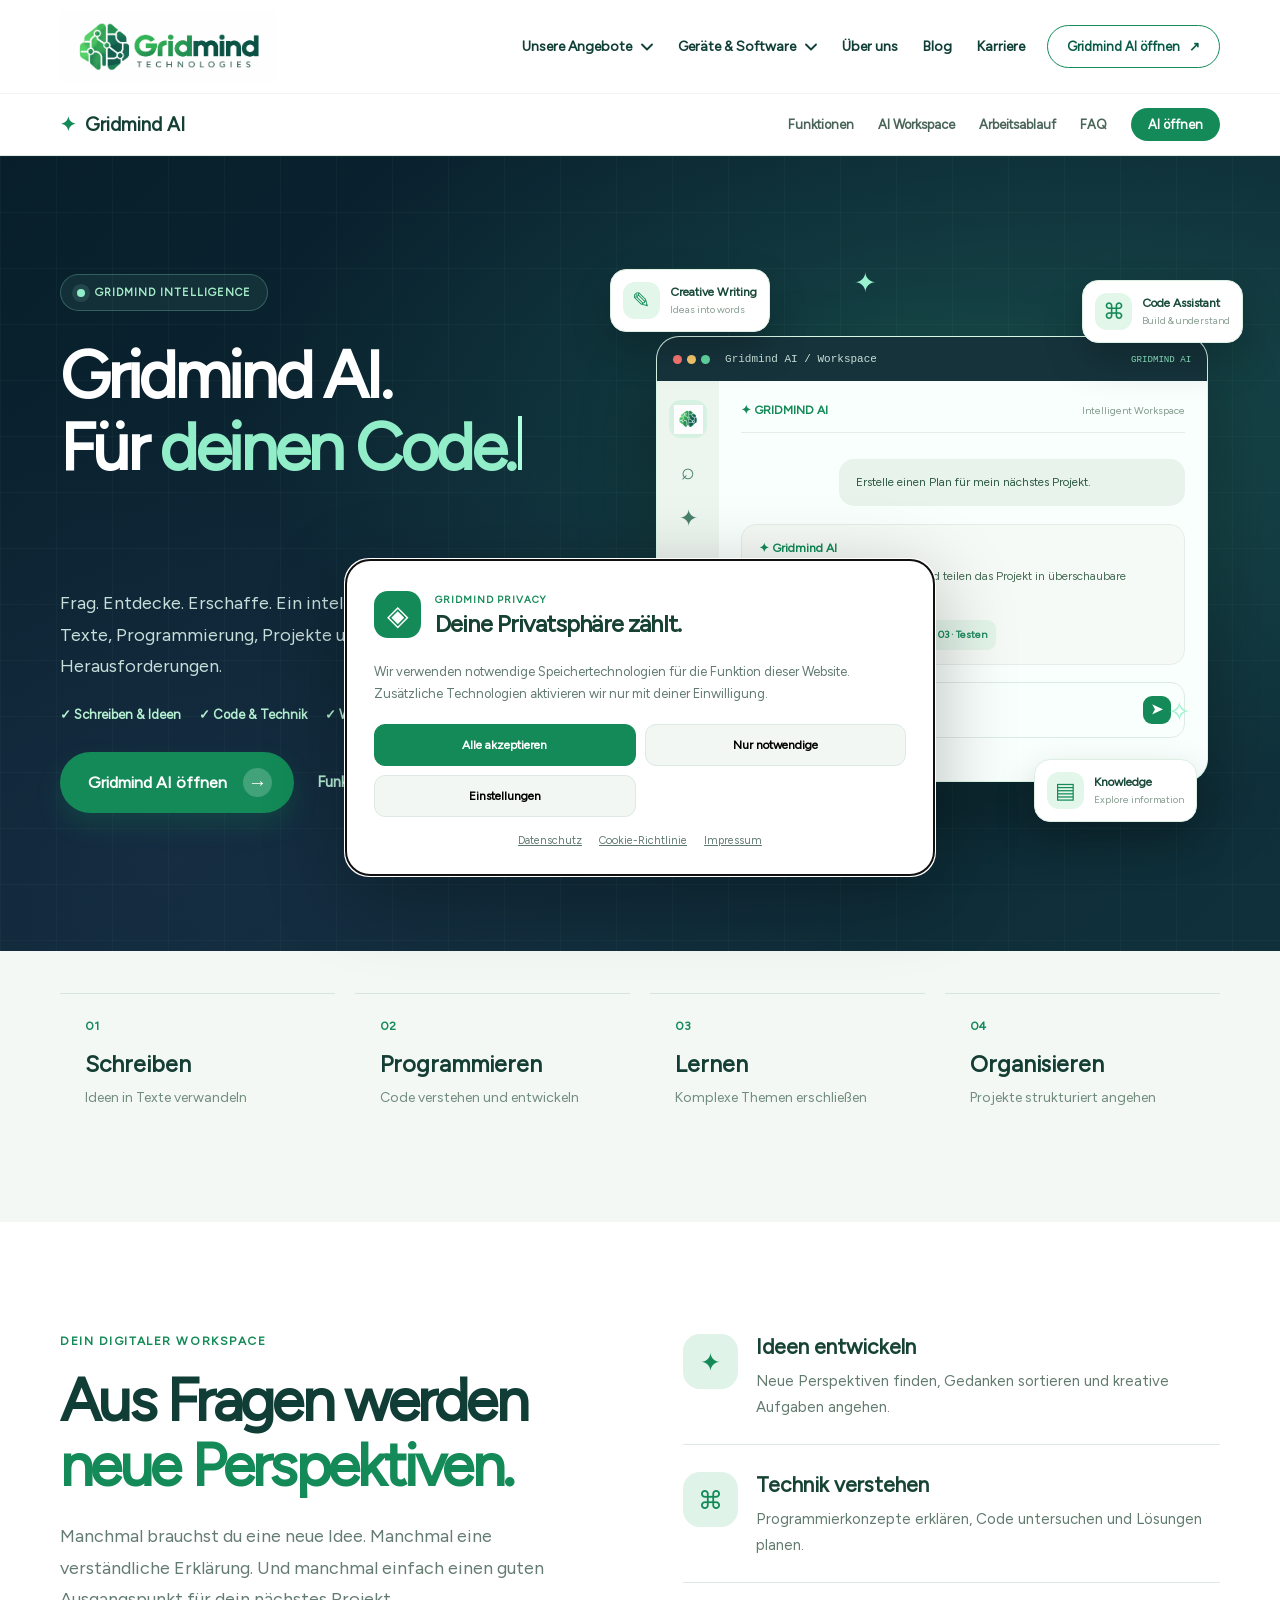
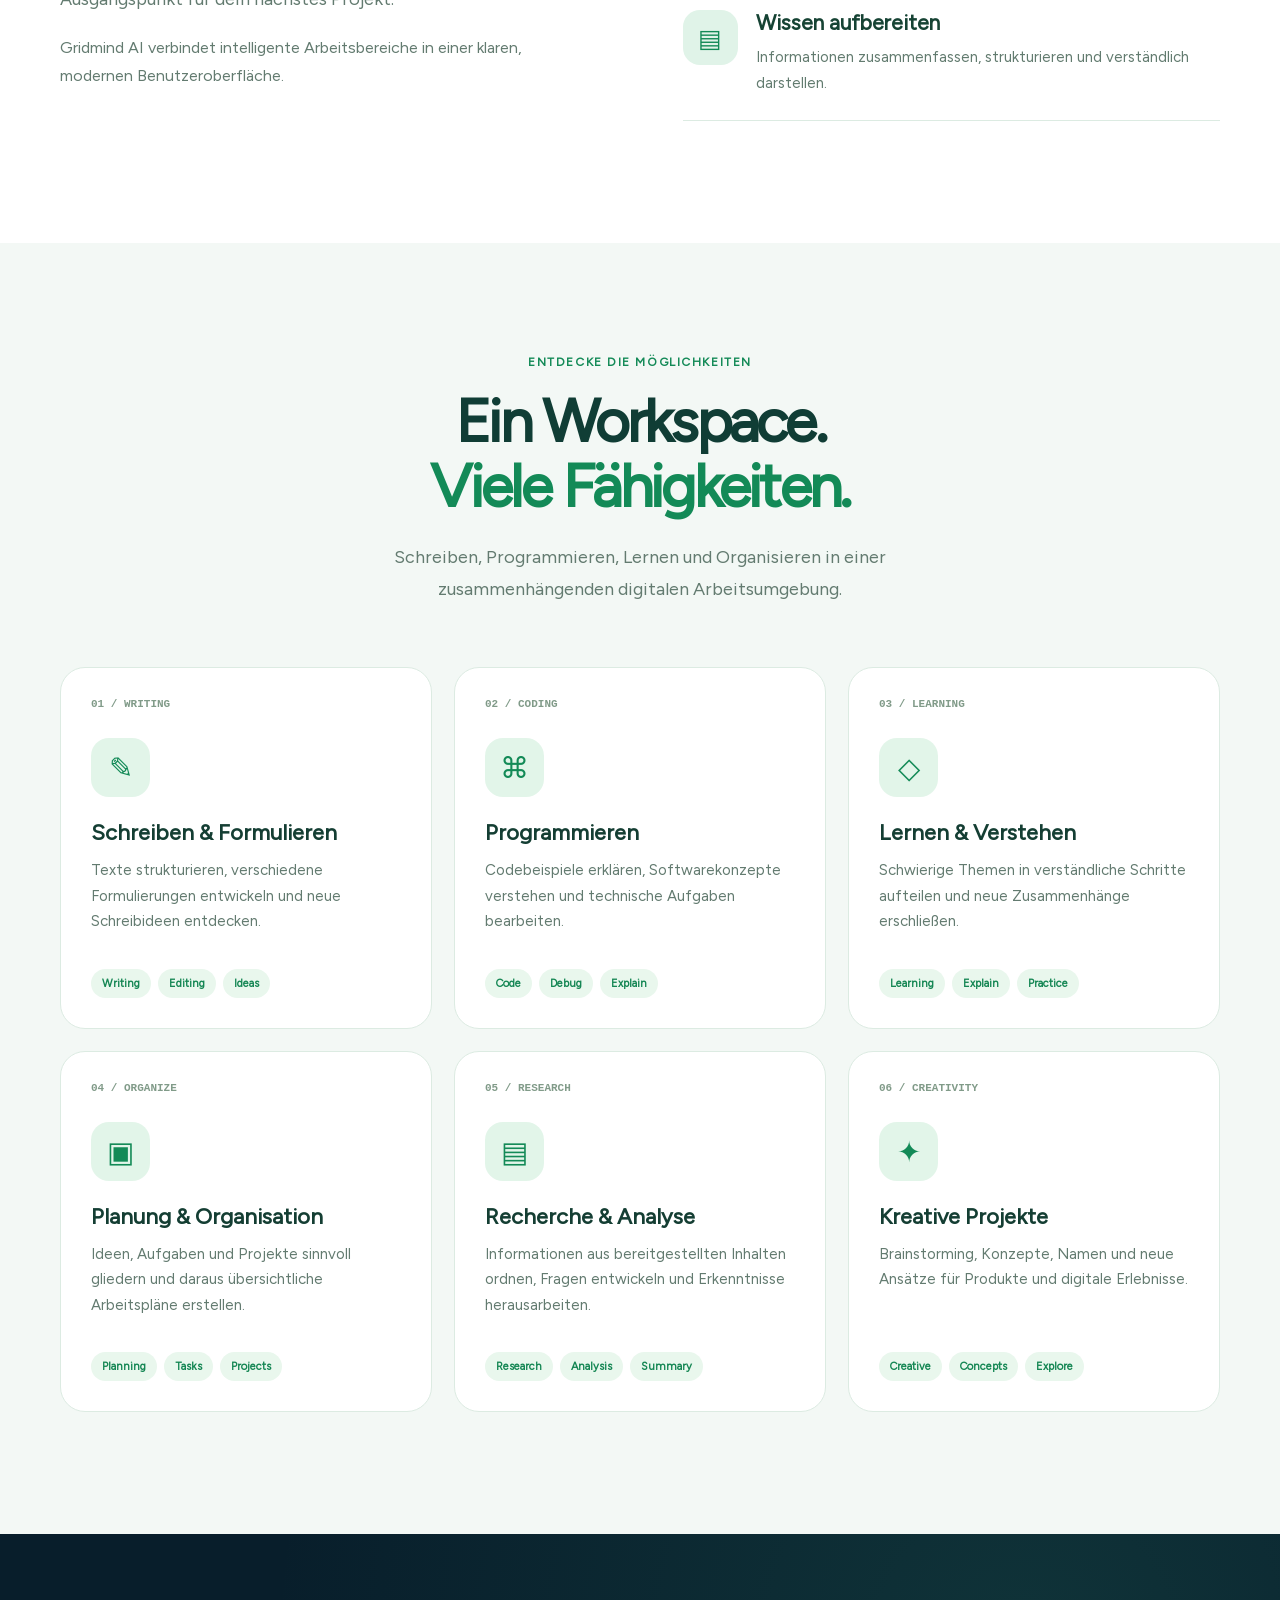
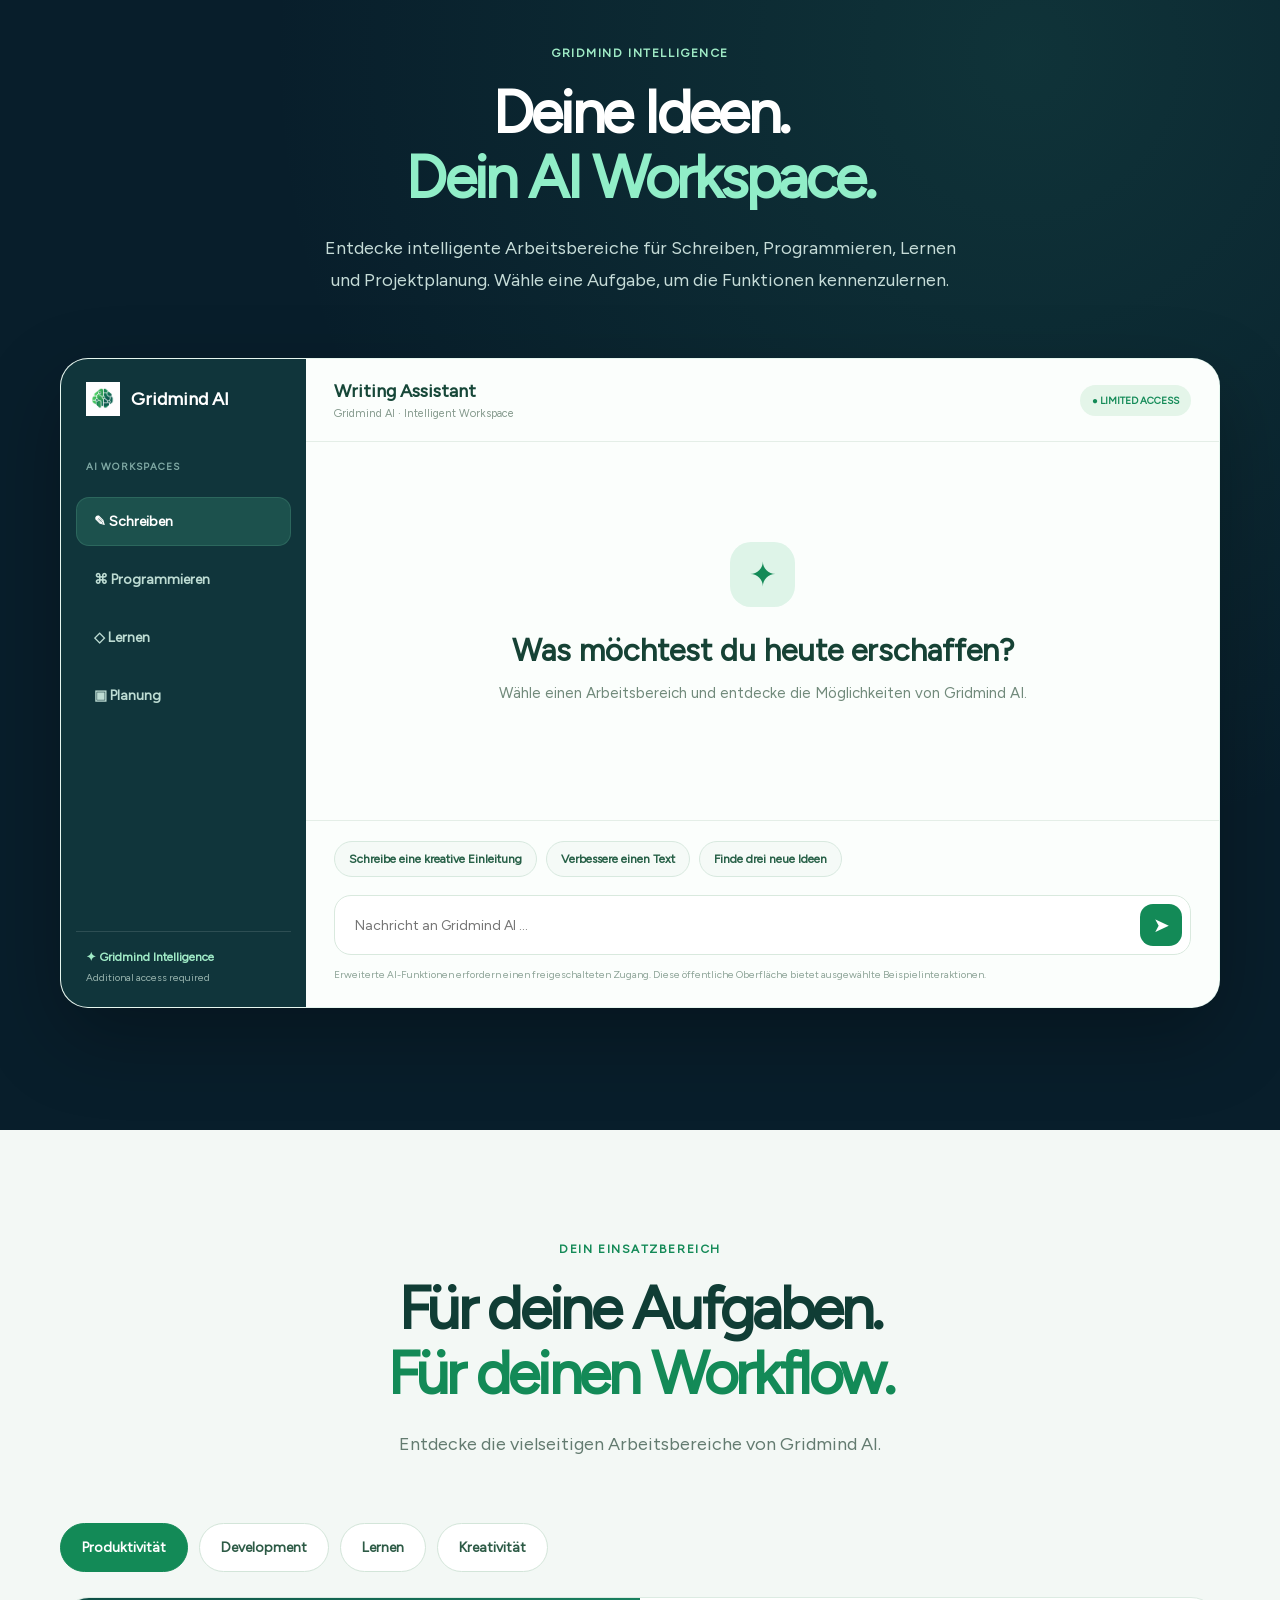
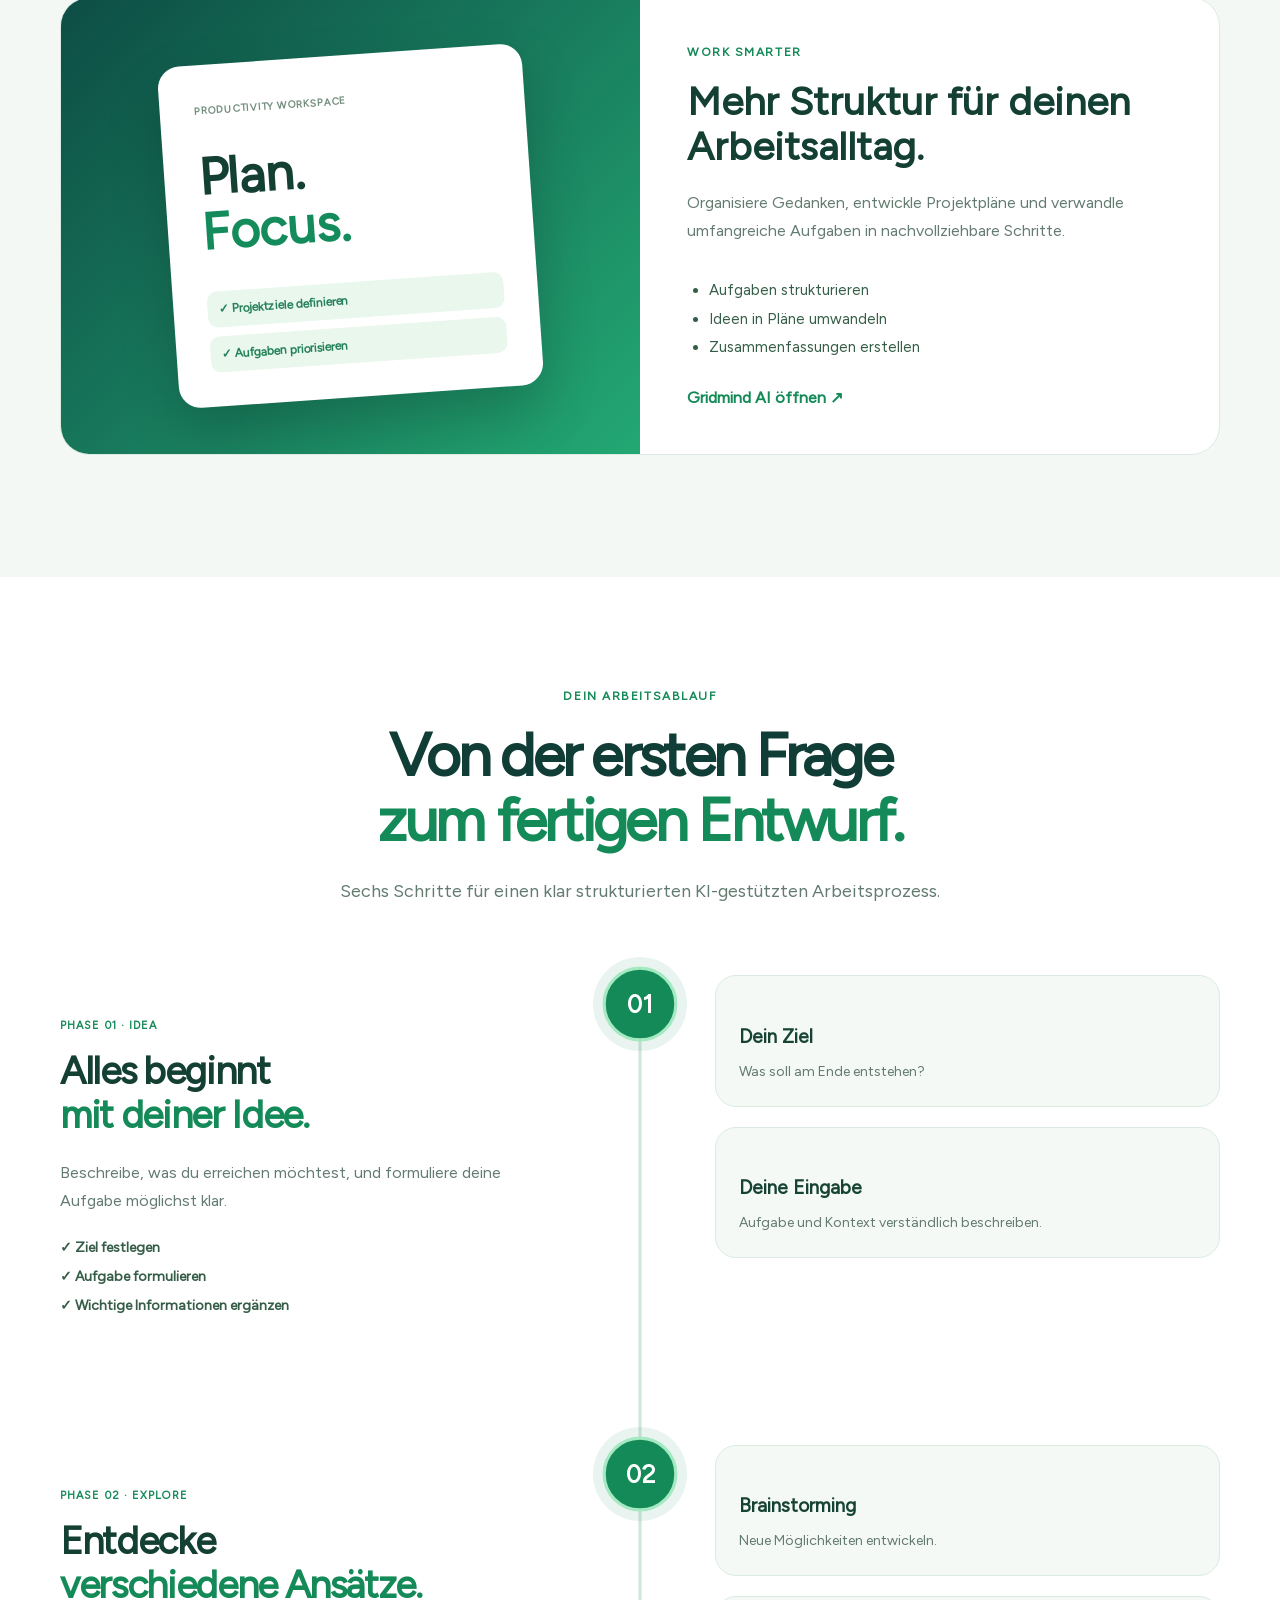
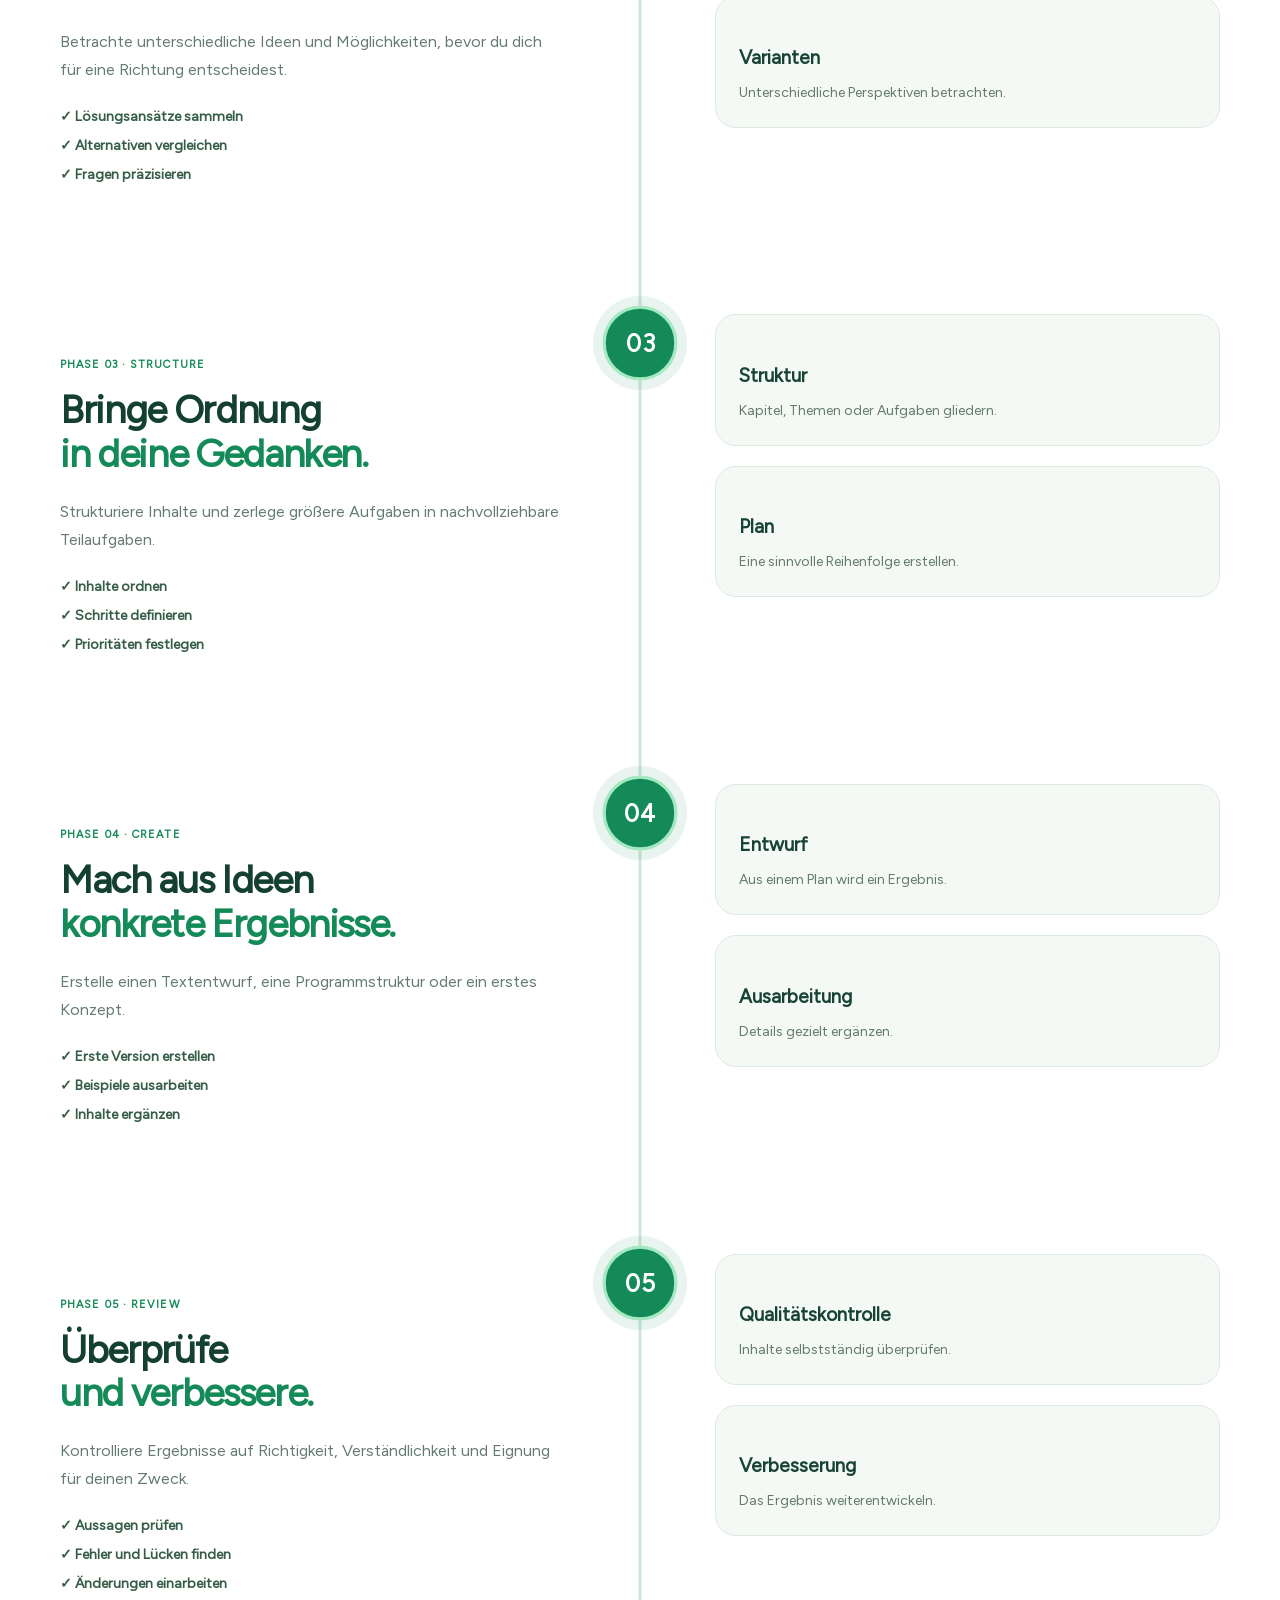
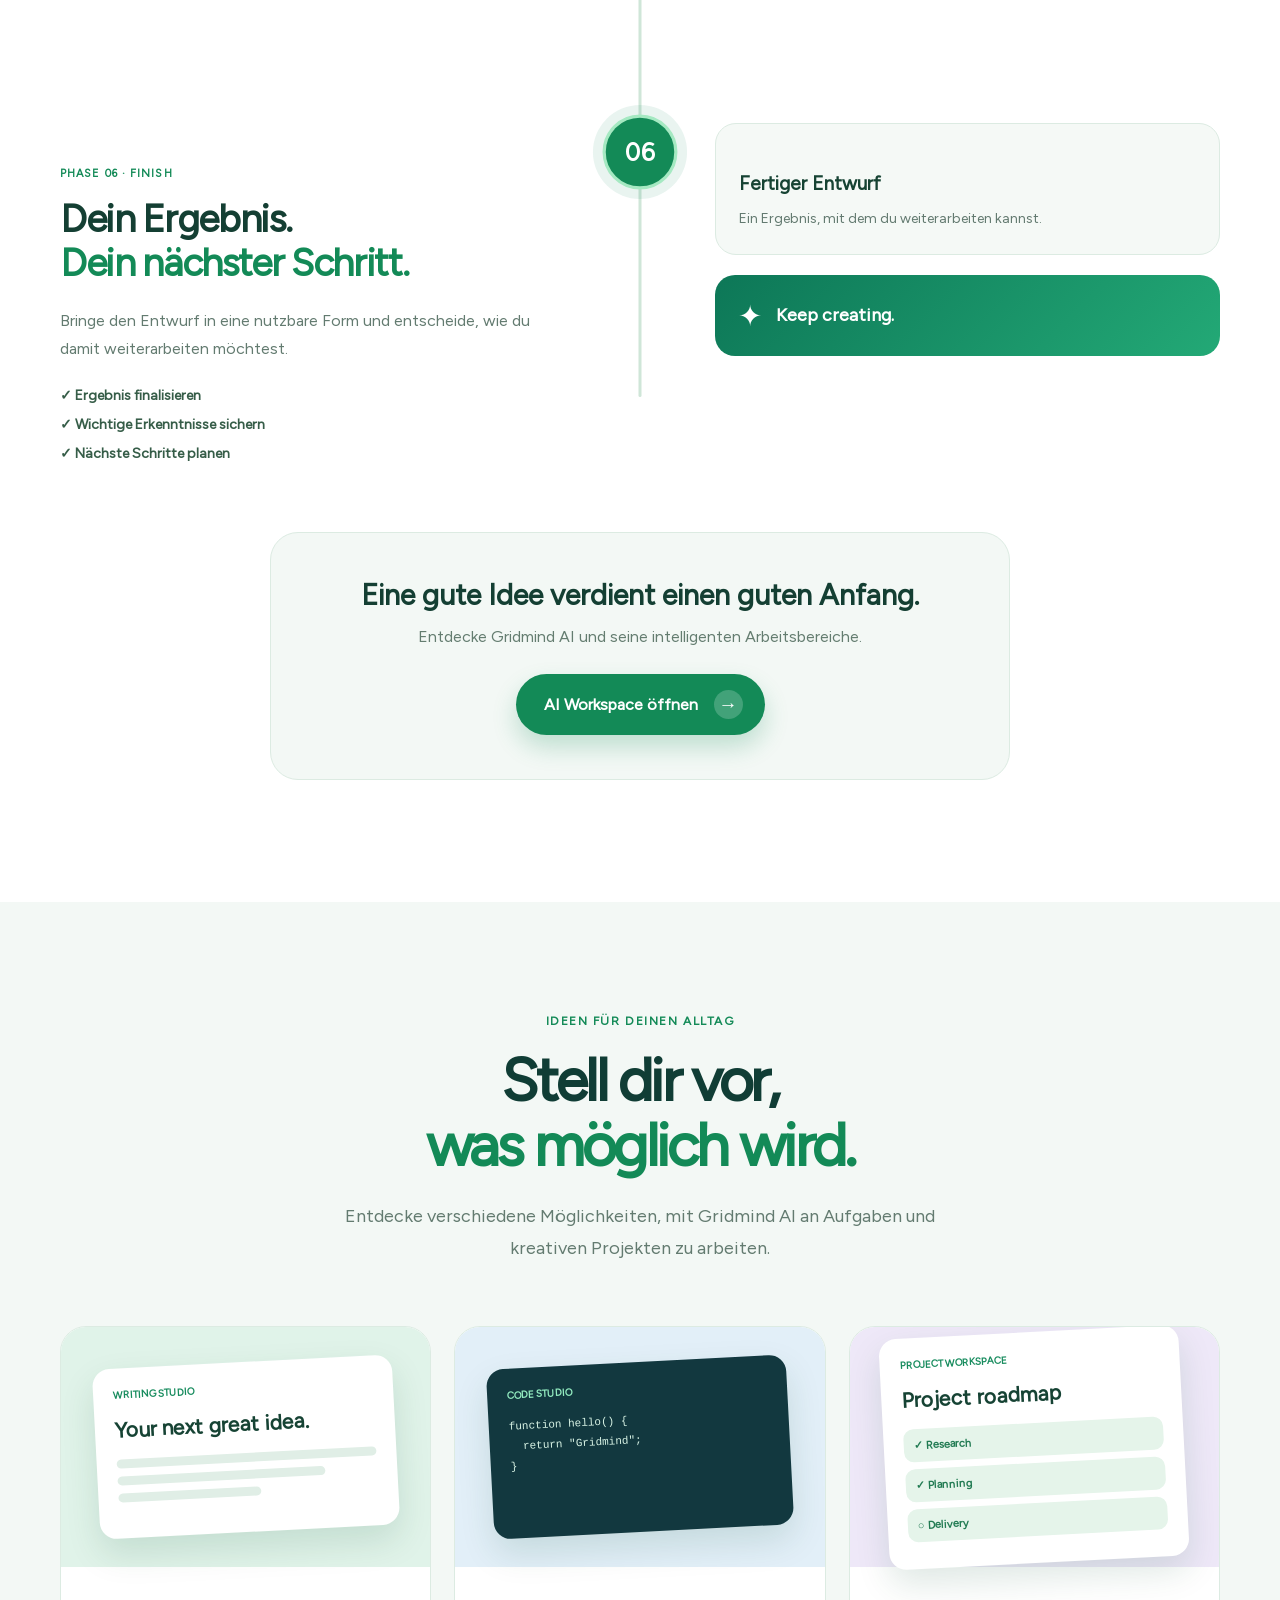
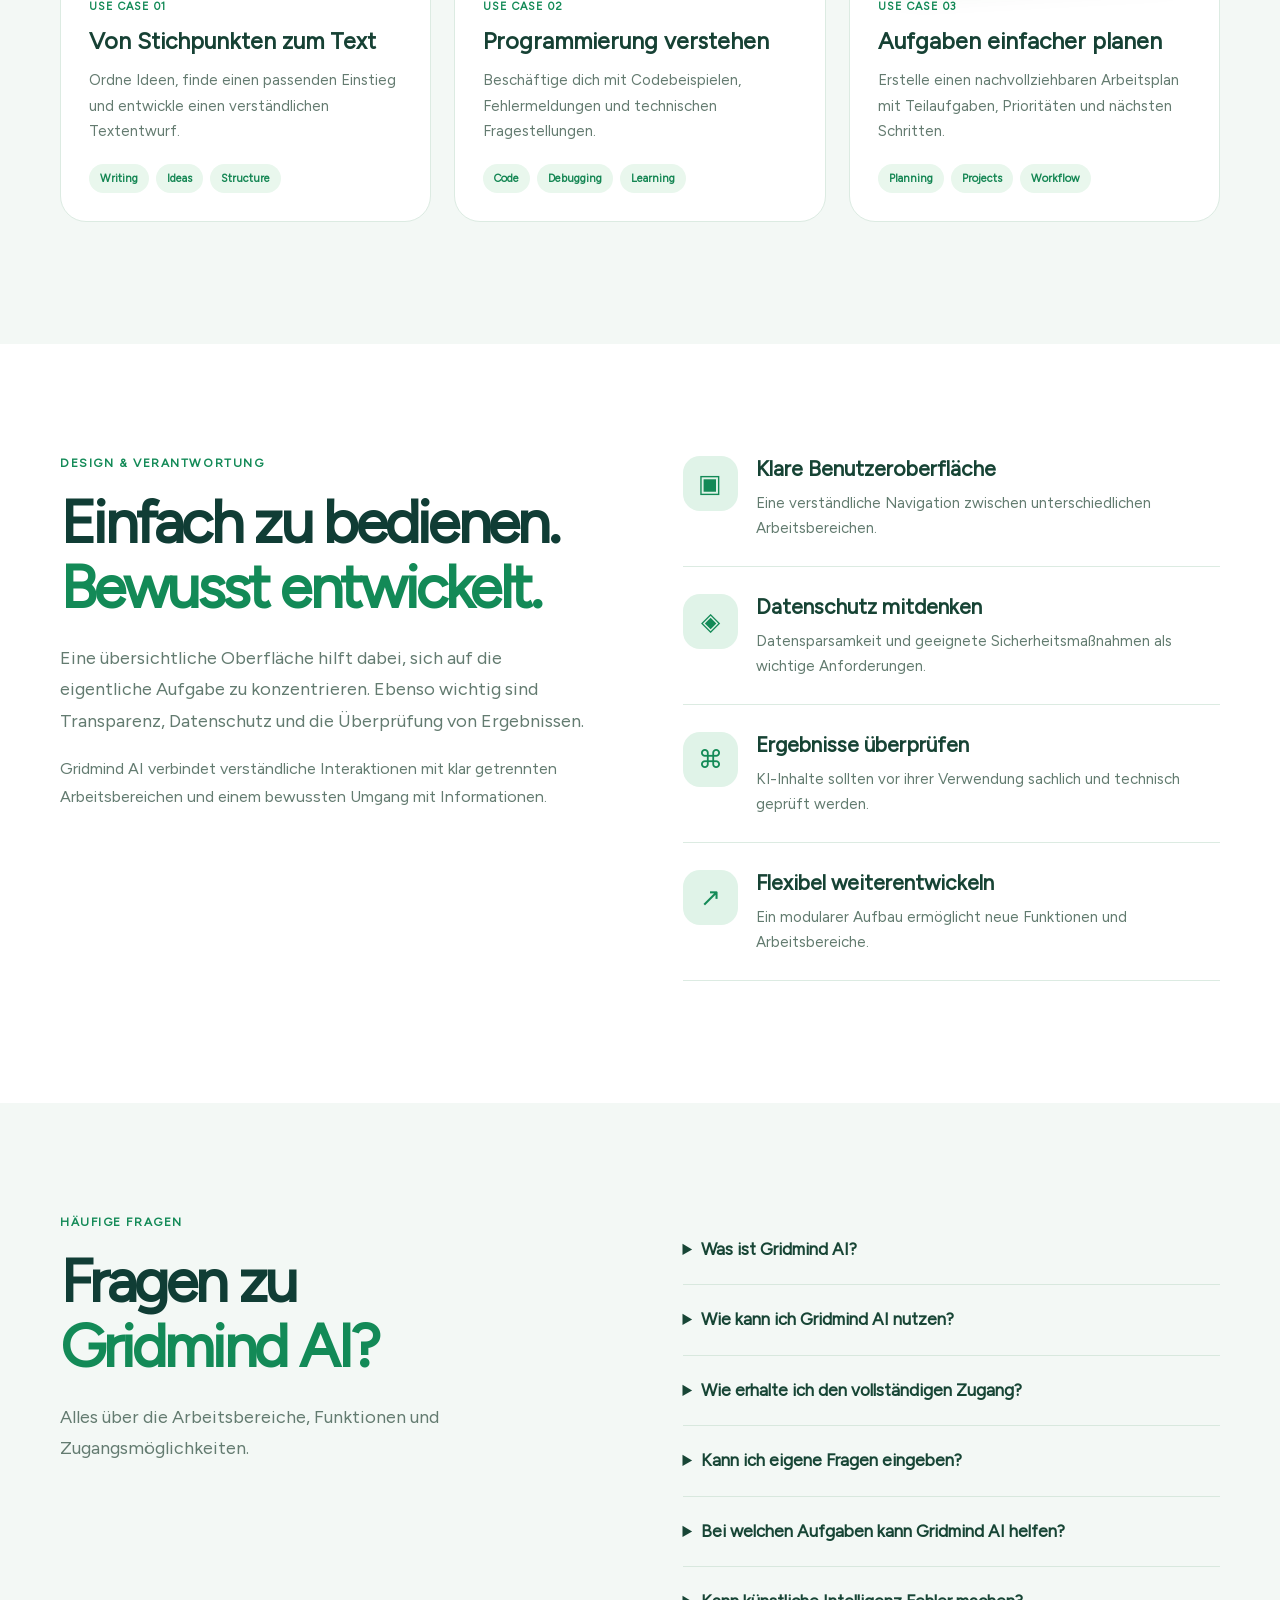
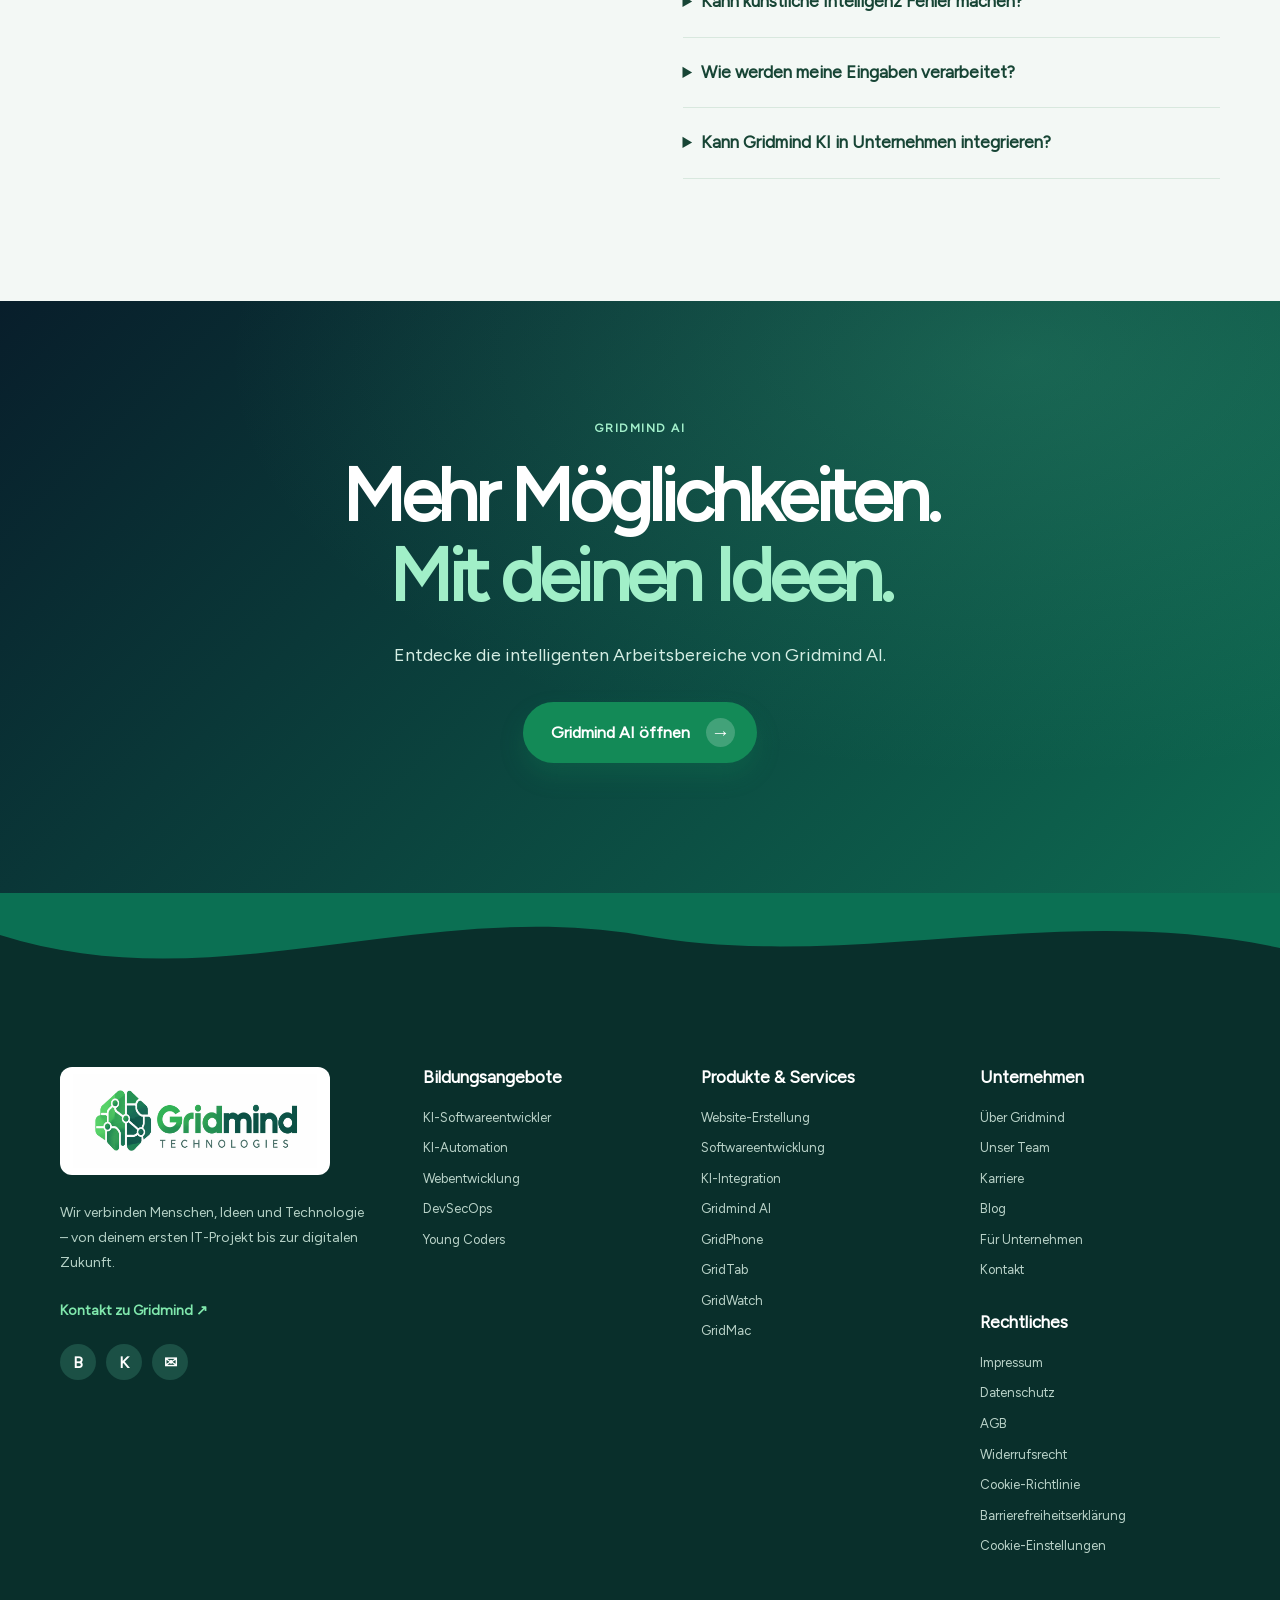
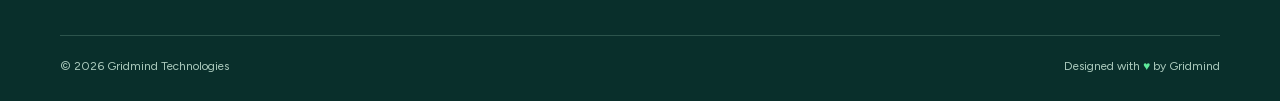
<file: produkte/gridmind-ai.html>
<!DOCTYPE html>
<html lang="de">
<head>
  <meta charset="UTF-8">
  <meta name="viewport" content="width=device-width, initial-scale=1">
  <meta name="theme-color" content="#081e2b">
  <meta name="description" content="Gridmind AI – dein intelligenter Workspace für Schreiben, Programmieren, Lernen, Recherche und kreative Ideen.">
  <title>Gridmind AI | Gridmind Technologies</title>

  <link rel="icon" type="image/png" href="../assets/logo-icon.png">
  <link rel="stylesheet" href="../css/figtree.css">
  <link rel="stylesheet" href="../css/style.css">
  <link rel="stylesheet" href="../css/gridmind-ai.css">
  <script src="../js/main.js" defer></script>
</head>

<body class="gridmind-ai-product">
<a class="skip-link" href="#main-content">Zum Hauptinhalt</a>

<!-- =============================================
     GEMEINSAMER GRIDMIND HEADER
     ============================================= -->
<header class="site-header" id="site-header">
  <div class="container header-inner">
    <a class="brand" href="../index.html"
       aria-label="Gridmind Technologies – Startseite">
      <img src="../assets/logo.png" width="280" height="94"
           alt="Gridmind Technologies">
    </a>

    <nav class="desktop-nav" aria-label="Hauptnavigation">
      <div class="nav-group">
        <button class="nav-trigger" type="button"
                aria-expanded="false" aria-controls="nav-offers">
          Unsere Angebote
          <svg viewBox="0 0 12 8" width="12" height="8"
               fill="none" aria-hidden="true">
            <path d="M1 1.5L6 6.5L11 1.5"
                  stroke="currentColor" stroke-width="1.8"
                  stroke-linecap="round" stroke-linejoin="round"/>
          </svg>
        </button>

        <div class="nav-dropdown" id="nav-offers">
          <span class="dropdown-title">Ausbildung & Karriere</span>
          <a href="../bildungsangebote/ki-softwareentwickler.html">KI-Softwareentwickler</a>
          <a href="../bildungsangebote/ki-automation.html">KI-Automation</a>
          <a href="../bildungsangebote/webentwicklung.html">Webentwicklung</a>
          <a href="../bildungsangebote/devsecops.html">DevSecOps</a>
          <a href="../bildungsangebote/young-coders.html">Young Coders</a>

          <span class="dropdown-title">Digitale Dienstleistungen</span>
          <a href="../services/websites.html">Websites erstellen lassen</a>
          <a href="../services/softwareentwicklung.html">Softwareentwicklung</a>
          <a href="../services/ki-integration.html">KI-Integration</a>
        </div>
      </div>

      <div class="nav-group">
        <button class="nav-trigger" type="button"
                aria-expanded="false" aria-controls="nav-devices">
          Geräte & Software
          <svg viewBox="0 0 12 8" width="12" height="8"
               fill="none" aria-hidden="true">
            <path d="M1 1.5L6 6.5L11 1.5"
                  stroke="currentColor" stroke-width="1.8"
                  stroke-linecap="round" stroke-linejoin="round"/>
          </svg>
        </button>

        <div class="nav-dropdown" id="nav-devices">
          <a href="../produkte/gridphone.html">GridPhone</a>
          <a href="../produkte/gridtab.html">GridTab</a>
          <a href="../produkte/gridwatch.html">GridWatch</a>
          <a href="../produkte/gridmac.html">GridMac</a>
          <a href="../produkte/gridmind-ai.html"
             aria-current="page">Gridmind AI</a>
        </div>
      </div>

      <a href="../unternehmen/ueber-uns.html">Über uns</a>
      <a href="../unternehmen/blog.html">Blog</a>
      <a href="../unternehmen/karriere.html">Karriere</a>
    </nav>

    <div class="header-actions">
      <a class="header-cta" href="#ausprobieren">
        Gridmind AI öffnen <span aria-hidden="true">↗</span>
      </a>

      <button class="hamburger" id="hamburger"
              type="button" aria-label="Menü öffnen"
              aria-controls="mobile-menu" aria-expanded="false">
        <span></span><span></span><span></span>
      </button>
    </div>
  </div>

  <nav class="mobile-menu" id="mobile-menu" aria-label="Mobiles Menü">
    <div class="mobile-menu-inner">
      <a href="../index.html">Startseite</a>

      <details>
        <summary>Bildungsangebote</summary>
        <div class="mobile-submenu">
          <a href="../bildungsangebote/ki-softwareentwickler.html">KI-Softwareentwickler</a>
          <a href="../bildungsangebote/ki-automation.html">KI-Automation</a>
          <a href="../bildungsangebote/webentwicklung.html">Webentwicklung</a>
          <a href="../bildungsangebote/devsecops.html">DevSecOps</a>
          <a href="../bildungsangebote/young-coders.html">Young Coders</a>
        </div>
      </details>

      <details>
        <summary>Websites & Software</summary>
        <div class="mobile-submenu">
          <a href="../services/websites.html">Website-Erstellung</a>
          <a href="../services/softwareentwicklung.html">Softwareentwicklung</a>
          <a href="../services/ki-integration.html">KI-Integration</a>
        </div>
      </details>

      <details>
        <summary>Grid-Geräte</summary>
        <div class="mobile-submenu">
          <a href="../produkte/gridphone.html">GridPhone</a>
          <a href="../produkte/gridtab.html">GridTab</a>
          <a href="../produkte/gridwatch.html">GridWatch</a>
          <a href="../produkte/gridmac.html">GridMac</a>
          <a href="../produkte/gridmind-ai.html"
             aria-current="page">Gridmind AI</a>
        </div>
      </details>

      <a href="../unternehmen/ueber-uns.html">Über uns</a>
      <a href="../unternehmen/blog.html">Blog</a>
      <a href="../unternehmen/karriere.html">Karriere</a>
      <a href="../unternehmen/kontakt.html">Kontakt</a>
      <a href="#ausprobieren" class="mobile-cta">
        Gridmind AI öffnen →
      </a>
    </div>
  </nav>
</header>

<main id="main-content">

  <!-- =============================================
       PRODUKTNAVIGATION
       ============================================= -->
  <nav class="gai-subnav" aria-label="Gridmind AI Produktnavigation">
    <div class="container gai-subnav-inner">
      <strong><span>✦</span> Gridmind AI</strong>
      <div>
        <a href="#funktionen">Funktionen</a>
        <a href="#ausprobieren">AI Workspace</a>
        <a href="#workflow">Arbeitsablauf</a>
        <a href="#faq">FAQ</a>
        <a href="#ausprobieren" class="gai-subnav-cta">
          AI öffnen
        </a>
      </div>
    </div>
  </nav>

  <!-- =============================================
       HERO
       ============================================= -->
  <section class="gai-hero" aria-labelledby="gai-hero-title">
    <div class="container gai-hero-layout">
      <div class="gai-hero-copy">
        <span class="gai-kicker">
          <i></i> GRIDMIND INTELLIGENCE
        </span>

        <h1 id="gai-hero-title">
          Gridmind AI.
          <span class="gai-hero-type">
            Für
            <span id="gai-typewriter" aria-hidden="true">deine Ideen.</span><i aria-hidden="true"></i>
          </span>
        </h1>

        <p class="gai-sr-only">
          Gridmind AI – für Ideen, Schreiben, Code,
          Wissen und kreative Projekte.
        </p>

        <p class="gai-hero-lead">
          Frag. Entdecke. Erschaffe.
          Ein intelligenter Workspace für deine
          Texte, Programmierung, Projekte
          und kreativen Herausforderungen.
        </p>

        <div class="gai-hero-benefits">
          <span>✓ Schreiben & Ideen</span>
          <span>✓ Code & Technik</span>
          <span>✓ Wissen strukturieren</span>
        </div>

        <div class="gai-hero-actions">
          <a href="#ausprobieren" class="btn btn-primary hero-button">
            Gridmind AI öffnen
            <span class="arrow-circle" aria-hidden="true">→</span>
          </a>

          <a href="#funktionen" class="gai-hero-secondary">
            Funktionen entdecken ↘
          </a>
        </div>
      </div>

      <!-- GRIDMIND AI PRODUKTANSICHT -->
      <div class="gai-hero-visual">
        <div class="gai-hero-glow"></div>

        <div class="gai-hero-window">
          <div class="gai-window-bar">
            <span class="gai-window-dots">
              <i></i><i></i><i></i>
            </span>
            <span>Gridmind AI / Workspace</span>
            <small>GRIDMIND AI</small>
          </div>

          <div class="gai-window-layout">
            <div class="gai-window-sidebar">
              <div class="gai-mini-logo">
                <img src="../assets/logo-icon.png" alt="">
              </div>
              <span>⌕</span>
              <span>✦</span>
              <span>▤</span>
              <span>⌘</span>
            </div>

            <div class="gai-window-content">
              <div class="gai-window-heading">
                <span>✦ GRIDMIND AI</span>
                <small>Intelligent Workspace</small>
              </div>

              <div class="gai-window-message gai-window-user">
                Erstelle einen Plan für mein nächstes Projekt.
              </div>

              <div class="gai-window-message gai-window-assistant">
                <strong>✦ Gridmind AI</strong>
                <p>
                  Beginnen wir mit deinem Ziel und
                  teilen das Projekt in überschaubare
                  Schritte auf.
                </p>
                <div class="gai-mini-steps">
                  <span>01 · Planen</span>
                  <span>02 · Entwickeln</span>
                  <span>03 · Testen</span>
                </div>
              </div>

              <div class="gai-window-input">
                <span>Nachricht an Gridmind AI ...</span>
                <b>➤</b>
              </div>
            </div>
          </div>
        </div>

        <div class="gai-float-card gai-float-writing">
          <span>✎</span>
          <div>
            <strong>Creative Writing</strong>
            <small>Ideas into words</small>
          </div>
        </div>

        <div class="gai-float-card gai-float-code">
          <span>⌘</span>
          <div>
            <strong>Code Assistant</strong>
            <small>Build & understand</small>
          </div>
        </div>

        <div class="gai-float-card gai-float-knowledge">
          <span>▤</span>
          <div>
            <strong>Knowledge</strong>
            <small>Explore information</small>
          </div>
        </div>

        <span class="gai-spark gai-spark-one" aria-hidden="true">✦</span>
        <span class="gai-spark gai-spark-two" aria-hidden="true">✧</span>
        <span class="gai-spark gai-spark-three" aria-hidden="true">✦</span>
      </div>
    </div>
  </section>

  <!-- =============================================
       HIGHLIGHTS
       ============================================= -->
  <section class="gai-highlights">
    <div class="container gai-highlight-grid">
      <article>
        <span>01</span>
        <strong>Schreiben</strong>
        <p>Ideen in Texte verwandeln</p>
      </article>

      <article>
        <span>02</span>
        <strong>Programmieren</strong>
        <p>Code verstehen und entwickeln</p>
      </article>

      <article>
        <span>03</span>
        <strong>Lernen</strong>
        <p>Komplexe Themen erschließen</p>
      </article>

      <article>
        <span>04</span>
        <strong>Organisieren</strong>
        <p>Projekte strukturiert angehen</p>
      </article>
    </div>
  </section>

  <!-- =============================================
       PRODUKTVORSTELLUNG
       ============================================= -->
  <section class="gai-section gai-intro">
    <div class="container gai-split">
      <div>
        <span class="gai-eyebrow">DEIN DIGITALER WORKSPACE</span>

        <h2>
          Aus Fragen werden<br>
          <em>neue Perspektiven.</em>
        </h2>

        <p class="gai-lead">
          Manchmal brauchst du eine neue Idee.
          Manchmal eine verständliche Erklärung.
          Und manchmal einfach einen guten
          Ausgangspunkt für dein nächstes Projekt.
        </p>

        <p>
          Gridmind AI verbindet intelligente
          Arbeitsbereiche in einer klaren,
          modernen Benutzeroberfläche.
        </p>
      </div>

      <div class="gai-intro-list">
        <article>
          <span>✦</span>
          <div>
            <h3>Ideen entwickeln</h3>
            <p>
              Neue Perspektiven finden,
              Gedanken sortieren und kreative
              Aufgaben angehen.
            </p>
          </div>
        </article>

        <article>
          <span>⌘</span>
          <div>
            <h3>Technik verstehen</h3>
            <p>
              Programmierkonzepte erklären,
              Code untersuchen und Lösungen planen.
            </p>
          </div>
        </article>

        <article>
          <span>▤</span>
          <div>
            <h3>Wissen aufbereiten</h3>
            <p>
              Informationen zusammenfassen,
              strukturieren und verständlich darstellen.
            </p>
          </div>
        </article>
      </div>
    </div>
  </section>

  <!-- =============================================
       FUNKTIONEN
       ============================================= -->
  <section class="gai-section gai-features" id="funktionen">
    <div class="container">
      <div class="gai-heading">
        <span class="gai-eyebrow">ENTDECKE DIE MÖGLICHKEITEN</span>
        <h2>
          Ein Workspace.<br>
          <em>Viele Fähigkeiten.</em>
        </h2>
        <p>
          Schreiben, Programmieren, Lernen und
          Organisieren in einer zusammenhängenden
          digitalen Arbeitsumgebung.
        </p>
      </div>

      <div class="gai-feature-grid">
        <article class="gai-feature-card">
          <span class="gai-feature-index">01 / WRITING</span>
          <span class="gai-feature-icon">✎</span>
          <h3>Schreiben & Formulieren</h3>
          <p>
            Texte strukturieren, verschiedene
            Formulierungen entwickeln und neue
            Schreibideen entdecken.
          </p>
          <div class="gai-tags">
            <span>Writing</span>
            <span>Editing</span>
            <span>Ideas</span>
          </div>
        </article>

        <article class="gai-feature-card">
          <span class="gai-feature-index">02 / CODING</span>
          <span class="gai-feature-icon">⌘</span>
          <h3>Programmieren</h3>
          <p>
            Codebeispiele erklären, Softwarekonzepte
            verstehen und technische Aufgaben bearbeiten.
          </p>
          <div class="gai-tags">
            <span>Code</span>
            <span>Debug</span>
            <span>Explain</span>
          </div>
        </article>

        <article class="gai-feature-card">
          <span class="gai-feature-index">03 / LEARNING</span>
          <span class="gai-feature-icon">◇</span>
          <h3>Lernen & Verstehen</h3>
          <p>
            Schwierige Themen in verständliche
            Schritte aufteilen und neue
            Zusammenhänge erschließen.
          </p>
          <div class="gai-tags">
            <span>Learning</span>
            <span>Explain</span>
            <span>Practice</span>
          </div>
        </article>

        <article class="gai-feature-card">
          <span class="gai-feature-index">04 / ORGANIZE</span>
          <span class="gai-feature-icon">▣</span>
          <h3>Planung & Organisation</h3>
          <p>
            Ideen, Aufgaben und Projekte sinnvoll
            gliedern und daraus übersichtliche
            Arbeitspläne erstellen.
          </p>
          <div class="gai-tags">
            <span>Planning</span>
            <span>Tasks</span>
            <span>Projects</span>
          </div>
        </article>

        <article class="gai-feature-card">
          <span class="gai-feature-index">05 / RESEARCH</span>
          <span class="gai-feature-icon">▤</span>
          <h3>Recherche & Analyse</h3>
          <p>
            Informationen aus bereitgestellten
            Inhalten ordnen, Fragen entwickeln
            und Erkenntnisse herausarbeiten.
          </p>
          <div class="gai-tags">
            <span>Research</span>
            <span>Analysis</span>
            <span>Summary</span>
          </div>
        </article>

        <article class="gai-feature-card">
          <span class="gai-feature-index">06 / CREATIVITY</span>
          <span class="gai-feature-icon">✦</span>
          <h3>Kreative Projekte</h3>
          <p>
            Brainstorming, Konzepte, Namen und neue
            Ansätze für Produkte und digitale Erlebnisse.
          </p>
          <div class="gai-tags">
            <span>Creative</span>
            <span>Concepts</span>
            <span>Explore</span>
          </div>
        </article>
      </div>
    </div>
  </section>

  <!-- =============================================
       GRIDMIND AI WORKSPACE
       ============================================= -->
  <section class="gai-section gai-demo-section" id="ausprobieren">
    <div class="container">

      <div class="gai-heading gai-heading-dark">
        <span class="gai-eyebrow">GRIDMIND INTELLIGENCE</span>

        <h2>
          Deine Ideen.<br>
          <em>Dein AI Workspace.</em>
        </h2>

        <p>
          Entdecke intelligente Arbeitsbereiche für
          Schreiben, Programmieren, Lernen und
          Projektplanung. Wähle eine Aufgabe,
          um die Funktionen kennenzulernen.
        </p>
      </div>

      <!-- Bestehende CSS-Klassen beibehalten -->
      <div class="gai-demo" aria-label="Gridmind AI Workspace">

        <aside class="gai-demo-sidebar"
               aria-label="AI-Arbeitsbereiche">

          <div class="gai-demo-brand">
            <img src="../assets/logo-icon.png" alt="">
            <strong>Gridmind AI</strong>
          </div>

          <span class="gai-demo-sidebar-label">
            AI WORKSPACES
          </span>

          <button type="button"
                  class="gai-demo-category is-active"
                  data-gai-category="writing"
                  aria-pressed="true">
            ✎ Schreiben
          </button>

          <button type="button"
                  class="gai-demo-category"
                  data-gai-category="coding"
                  aria-pressed="false">
            ⌘ Programmieren
          </button>

          <button type="button"
                  class="gai-demo-category"
                  data-gai-category="learning"
                  aria-pressed="false">
            ◇ Lernen
          </button>

          <button type="button"
                  class="gai-demo-category"
                  data-gai-category="planning"
                  aria-pressed="false">
            ▣ Planung
          </button>

          <div class="gai-demo-sidebar-bottom">
            <span>✦ Gridmind Intelligence</span>
            <small>Additional access required</small>
          </div>
        </aside>

        <div class="gai-demo-main">

          <div class="gai-demo-header">
            <div>
              <strong id="gai-demo-title">
                Writing Assistant
              </strong>
              <span>
                Gridmind AI · Intelligent Workspace
              </span>
            </div>

            <span class="gai-demo-status">
              ● LIMITED ACCESS
            </span>
          </div>

          <div class="gai-demo-conversation"
               id="gai-demo-conversation"
               aria-live="polite"
               aria-relevant="additions text">

            <div class="gai-demo-welcome">
              <div class="gai-demo-welcome-icon">✦</div>
              <h3>Was möchtest du heute erschaffen?</h3>
              <p>
                Entdecke die Arbeitsbereiche von
                Gridmind AI und wähle eine Aufgabe.
              </p>
            </div>
          </div>

          <div class="gai-demo-bottom">

            <div class="gai-demo-suggestions"
                 id="gai-demo-suggestions">
              <button type="button" data-gai-example="0">
                Schreibe eine kreative Einleitung
              </button>
              <button type="button" data-gai-example="1">
                Verbessere einen Text
              </button>
              <button type="button" data-gai-example="2">
                Finde drei neue Ideen
              </button>
            </div>

            <form class="gai-demo-form" id="gai-demo-form">
              <label class="gai-sr-only"
                     for="gai-demo-input">
                Nachricht an Gridmind AI
              </label>

              <input id="gai-demo-input"
                     type="text"
                     maxlength="250"
                     placeholder="Nachricht an Gridmind AI ..."
                     autocomplete="off">

              <button type="submit"
                      aria-label="Nachricht senden">
                ➤
              </button>
            </form>

            <small class="gai-demo-disclaimer">
              Erweiterte AI-Funktionen erfordern
              einen freigeschalteten Zugang.
              Diese öffentliche Oberfläche bietet
              ausgewählte Beispielinteraktionen.
            </small>
          </div>
        </div>
      </div>
    </div>
  </section>

  <!-- =============================================
       ANWENDUNGSBEREICHE
       ============================================= -->
  <section class="gai-section gai-usecases">
    <div class="container">

      <div class="gai-heading">
        <span class="gai-eyebrow">DEIN EINSATZBEREICH</span>
        <h2>
          Für deine Aufgaben.<br>
          <em>Für deinen Workflow.</em>
        </h2>
        <p>
          Entdecke die vielseitigen Arbeitsbereiche
          von Gridmind AI.
        </p>
      </div>

      <div class="gai-tabs" role="tablist"
           aria-label="Anwendungsbereiche">
        <button class="gai-tab is-active"
                type="button"
                role="tab"
                id="gai-tab-work"
                aria-controls="gai-panel-work"
                aria-selected="true"
                tabindex="0">
          Produktivität
        </button>

        <button class="gai-tab"
                type="button"
                role="tab"
                id="gai-tab-code"
                aria-controls="gai-panel-code"
                aria-selected="false"
                tabindex="-1">
          Development
        </button>

        <button class="gai-tab"
                type="button"
                role="tab"
                id="gai-tab-learn"
                aria-controls="gai-panel-learn"
                aria-selected="false"
                tabindex="-1">
          Lernen
        </button>

        <button class="gai-tab"
                type="button"
                role="tab"
                id="gai-tab-creative"
                aria-controls="gai-panel-creative"
                aria-selected="false"
                tabindex="-1">
          Kreativität
        </button>
      </div>

      <div class="gai-panels">

        <article class="gai-panel is-active"
                 id="gai-panel-work"
                 role="tabpanel"
                 aria-labelledby="gai-tab-work">

          <div class="gai-panel-art gai-art-work">
            <div class="gai-panel-card">
              <span>PRODUCTIVITY WORKSPACE</span>
              <h3>Plan.<br><em>Focus.</em></h3>
              <div class="gai-panel-task">
                ✓ Projektziele definieren
              </div>
              <div class="gai-panel-task">
                ✓ Aufgaben priorisieren
              </div>
            </div>
          </div>

          <div class="gai-panel-copy">
            <span class="gai-eyebrow">WORK SMARTER</span>
            <h3>Mehr Struktur für deinen Arbeitsalltag.</h3>
            <p>
              Organisiere Gedanken, entwickle Projektpläne
              und verwandle umfangreiche Aufgaben
              in nachvollziehbare Schritte.
            </p>
            <ul>
              <li>Aufgaben strukturieren</li>
              <li>Ideen in Pläne umwandeln</li>
              <li>Zusammenfassungen erstellen</li>
            </ul>
            <a href="#ausprobieren" class="gai-text-link">
              Gridmind AI öffnen ↗
            </a>
          </div>
        </article>

        <article class="gai-panel"
                 id="gai-panel-code"
                 role="tabpanel"
                 aria-labelledby="gai-tab-code"
                 hidden>

          <div class="gai-panel-art gai-art-code">
            <div class="gai-panel-card gai-panel-code-card">
              <span>CODE WORKSPACE</span>
              <h3>Build.<br><em>Debug.</em></h3>
              <code>const idea = "Gridmind";</code>
              <code>console.log(idea);</code>
            </div>
          </div>

          <div class="gai-panel-copy">
            <span class="gai-eyebrow">DEVELOPMENT</span>
            <h3>Code verständlich machen.</h3>
            <p>
              Von einfachen Programmierkonzepten
              bis zur systematischen Fehlersuche –
              intelligente Werkzeuge helfen dabei,
              Software besser zu verstehen.
            </p>
            <ul>
              <li>Code erklären lassen</li>
              <li>Fehlerursachen eingrenzen</li>
              <li>Technische Konzepte planen</li>
            </ul>
            <a href="#ausprobieren" class="gai-text-link">
              Coding AI öffnen ↗
            </a>
          </div>
        </article>

        <article class="gai-panel"
                 id="gai-panel-learn"
                 role="tabpanel"
                 aria-labelledby="gai-tab-learn"
                 hidden>

          <div class="gai-panel-art gai-art-learn">
            <div class="gai-panel-card">
              <span>LEARNING WORKSPACE</span>
              <h3>Ask.<br><em>Understand.</em></h3>
              <div class="gai-panel-task">
                01 · Grundlagen
              </div>
              <div class="gai-panel-task">
                02 · Beispiele
              </div>
            </div>
          </div>

          <div class="gai-panel-copy">
            <span class="gai-eyebrow">LEARNING</span>
            <h3>Komplexe Themen leichter erschließen.</h3>
            <p>
              Strukturiere neue Themen, beschäftige dich
              mit verständlichen Erklärungen und
              entwickle eigene Lernpläne.
            </p>
            <ul>
              <li>Begriffe verständlich erklären</li>
              <li>Beispiele und Analogien entwickeln</li>
              <li>Lernpläne und Übungen erstellen</li>
            </ul>
            <a href="#ausprobieren" class="gai-text-link">
              Learning AI öffnen ↗
            </a>
          </div>
        </article>

        <article class="gai-panel"
                 id="gai-panel-creative"
                 role="tabpanel"
                 aria-labelledby="gai-tab-creative"
                 hidden>

          <div class="gai-panel-art gai-art-creative">
            <div class="gai-panel-card">
              <span>CREATIVE WORKSPACE</span>
              <h3>Imagine.<br><em>Create.</em></h3>
              <div class="gai-panel-task">
                ✦ Neue Perspektiven
              </div>
              <div class="gai-panel-task">
                ✦ Originelle Konzepte
              </div>
            </div>
          </div>

          <div class="gai-panel-copy">
            <span class="gai-eyebrow">CREATIVE THINKING</span>
            <h3>Gib deiner Kreativität neuen Raum.</h3>
            <p>
              Entwickle Namen, Geschichten,
              Designideen und Konzepte –
              von der ersten Inspiration
              bis zu einem ausgereiften Entwurf.
            </p>
            <ul>
              <li>Brainstorming und Ideenentwicklung</li>
              <li>Schreibstile und Varianten</li>
              <li>Konzeptplanung</li>
            </ul>
            <a href="#ausprobieren" class="gai-text-link">
              Creative AI öffnen ↗
            </a>
          </div>
        </article>

      </div>
    </div>
  </section>

  <!-- =============================================
       SECHSPHASIGE TIMELINE
       ============================================= -->
  <section class="gai-section gai-workflow" id="workflow">
    <div class="container">

      <div class="gai-heading">
        <span class="gai-eyebrow">DEIN ARBEITSABLAUF</span>
        <h2>
          Von der ersten Frage<br>
          <em>zum fertigen Entwurf.</em>
        </h2>
        <p>
          Sechs Schritte für einen klar
          strukturierten KI-gestützten Arbeitsprozess.
        </p>
      </div>

      <div class="gai-timeline">
        <div class="gai-timeline-line" aria-hidden="true">
          <div class="gai-timeline-progress"></div>
        </div>

        <!-- PHASE 1 -->
        <article class="gai-phase">
          <div class="gai-phase-copy">
            <span class="gai-phase-label">
              PHASE 01 · IDEA
            </span>
            <h3>Alles beginnt<br><em>mit deiner Idee.</em></h3>
            <p>
              Beschreibe, was du erreichen möchtest,
              und formuliere deine Aufgabe möglichst klar.
            </p>
            <div class="gai-phase-checks">
              <span>✓ Ziel festlegen</span>
              <span>✓ Aufgabe formulieren</span>
              <span>✓ Wichtige Informationen ergänzen</span>
            </div>
          </div>

          <div class="gai-phase-marker">01</div>

          <div class="gai-phase-modules">
            <div class="gai-module">
              <h4>Dein Ziel</h4>
              <p>Was soll am Ende entstehen?</p>
            </div>
            <div class="gai-module">
              <h4>Deine Eingabe</h4>
              <p>Aufgabe und Kontext verständlich beschreiben.</p>
            </div>
          </div>
        </article>

        <!-- PHASE 2 -->
        <article class="gai-phase">
          <div class="gai-phase-copy">
            <span class="gai-phase-label">
              PHASE 02 · EXPLORE
            </span>
            <h3>Entdecke<br><em>verschiedene Ansätze.</em></h3>
            <p>
              Betrachte unterschiedliche Ideen und
              Möglichkeiten, bevor du dich für
              eine Richtung entscheidest.
            </p>
            <div class="gai-phase-checks">
              <span>✓ Lösungsansätze sammeln</span>
              <span>✓ Alternativen vergleichen</span>
              <span>✓ Fragen präzisieren</span>
            </div>
          </div>

          <div class="gai-phase-marker">02</div>

          <div class="gai-phase-modules">
            <div class="gai-module">
              <h4>Brainstorming</h4>
              <p>Neue Möglichkeiten entwickeln.</p>
            </div>
            <div class="gai-module">
              <h4>Varianten</h4>
              <p>Unterschiedliche Perspektiven betrachten.</p>
            </div>
          </div>
        </article>

        <!-- PHASE 3 -->
        <article class="gai-phase">
          <div class="gai-phase-copy">
            <span class="gai-phase-label">
              PHASE 03 · STRUCTURE
            </span>
            <h3>Bringe Ordnung<br><em>in deine Gedanken.</em></h3>
            <p>
              Strukturiere Inhalte und zerlege
              größere Aufgaben in nachvollziehbare
              Teilaufgaben.
            </p>
            <div class="gai-phase-checks">
              <span>✓ Inhalte ordnen</span>
              <span>✓ Schritte definieren</span>
              <span>✓ Prioritäten festlegen</span>
            </div>
          </div>

          <div class="gai-phase-marker">03</div>

          <div class="gai-phase-modules">
            <div class="gai-module">
              <h4>Struktur</h4>
              <p>Kapitel, Themen oder Aufgaben gliedern.</p>
            </div>
            <div class="gai-module">
              <h4>Plan</h4>
              <p>Eine sinnvolle Reihenfolge erstellen.</p>
            </div>
          </div>
        </article>

        <!-- PHASE 4 -->
        <article class="gai-phase">
          <div class="gai-phase-copy">
            <span class="gai-phase-label">
              PHASE 04 · CREATE
            </span>
            <h3>Mach aus Ideen<br><em>konkrete Ergebnisse.</em></h3>
            <p>
              Erstelle einen Textentwurf,
              eine Programmstruktur
              oder ein erstes Konzept.
            </p>
            <div class="gai-phase-checks">
              <span>✓ Erste Version erstellen</span>
              <span>✓ Beispiele ausarbeiten</span>
              <span>✓ Inhalte ergänzen</span>
            </div>
          </div>

          <div class="gai-phase-marker">04</div>

          <div class="gai-phase-modules">
            <div class="gai-module">
              <h4>Entwurf</h4>
              <p>Aus einem Plan wird ein Ergebnis.</p>
            </div>
            <div class="gai-module">
              <h4>Ausarbeitung</h4>
              <p>Details gezielt ergänzen.</p>
            </div>
          </div>
        </article>

        <!-- PHASE 5 -->
        <article class="gai-phase">
          <div class="gai-phase-copy">
            <span class="gai-phase-label">
              PHASE 05 · REVIEW
            </span>
            <h3>Überprüfe<br><em>und verbessere.</em></h3>
            <p>
              Kontrolliere Ergebnisse auf Richtigkeit,
              Verständlichkeit und Eignung
              für deinen Zweck.
            </p>
            <div class="gai-phase-checks">
              <span>✓ Aussagen prüfen</span>
              <span>✓ Fehler und Lücken finden</span>
              <span>✓ Änderungen einarbeiten</span>
            </div>
          </div>

          <div class="gai-phase-marker">05</div>

          <div class="gai-phase-modules">
            <div class="gai-module">
              <h4>Qualitätskontrolle</h4>
              <p>Inhalte selbstständig überprüfen.</p>
            </div>
            <div class="gai-module">
              <h4>Verbesserung</h4>
              <p>Das Ergebnis weiterentwickeln.</p>
            </div>
          </div>
        </article>

        <!-- PHASE 6 -->
        <article class="gai-phase gai-phase-last">
          <div class="gai-phase-copy">
            <span class="gai-phase-label">
              PHASE 06 · FINISH
            </span>
            <h3>Dein Ergebnis.<br><em>Dein nächster Schritt.</em></h3>
            <p>
              Bringe den Entwurf in eine nutzbare Form
              und entscheide, wie du damit
              weiterarbeiten möchtest.
            </p>
            <div class="gai-phase-checks">
              <span>✓ Ergebnis finalisieren</span>
              <span>✓ Wichtige Erkenntnisse sichern</span>
              <span>✓ Nächste Schritte planen</span>
            </div>
          </div>

          <div class="gai-phase-marker">06</div>

          <div class="gai-phase-modules">
            <div class="gai-module">
              <h4>Fertiger Entwurf</h4>
              <p>Ein Ergebnis, mit dem du weiterarbeiten kannst.</p>
            </div>
            <div class="gai-phase-finish">
              <span>✦</span>
              <strong>Keep creating.</strong>
            </div>
          </div>
        </article>
      </div>

      <div class="gai-timeline-cta">
        <h3>Eine gute Idee verdient einen guten Anfang.</h3>
        <p>
          Entdecke Gridmind AI und
          seine intelligenten Arbeitsbereiche.
        </p>
        <a href="#ausprobieren" class="btn btn-primary hero-button">
          AI Workspace öffnen
          <span class="arrow-circle" aria-hidden="true">→</span>
        </a>
      </div>
    </div>
  </section>

  <!-- =============================================
       PRODUKTBEISPIELE
       ============================================= -->
  <section class="gai-section gai-examples">
    <div class="container">

      <div class="gai-heading">
        <span class="gai-eyebrow">IDEEN FÜR DEINEN ALLTAG</span>
        <h2>Stell dir vor,<br><em>was möglich wird.</em></h2>
        <p>
          Entdecke verschiedene Möglichkeiten,
          mit Gridmind AI an Aufgaben und
          kreativen Projekten zu arbeiten.
        </p>
      </div>

      <div class="gai-example-grid">
        <article class="gai-example-card">
          <div class="gai-example-art gai-example-writing">
            <div class="gai-example-window">
              <small>WRITING STUDIO</small>
              <h3>Your next great idea.</h3>
              <i></i><i></i><i></i>
            </div>
          </div>

          <div class="gai-example-copy">
            <span>USE CASE 01</span>
            <h3>Von Stichpunkten zum Text</h3>
            <p>
              Ordne Ideen, finde einen passenden
              Einstieg und entwickle einen
              verständlichen Textentwurf.
            </p>
            <div class="gai-tags">
              <span>Writing</span>
              <span>Ideas</span>
              <span>Structure</span>
            </div>
          </div>
        </article>

        <article class="gai-example-card">
          <div class="gai-example-art gai-example-coding">
            <div class="gai-example-window gai-example-code-window">
              <small>CODE STUDIO</small>
              <code>function hello() {</code>
              <code>  return "Gridmind";</code>
              <code>}</code>
            </div>
          </div>

          <div class="gai-example-copy">
            <span>USE CASE 02</span>
            <h3>Programmierung verstehen</h3>
            <p>
              Beschäftige dich mit Codebeispielen,
              Fehlermeldungen und technischen
              Fragestellungen.
            </p>
            <div class="gai-tags">
              <span>Code</span>
              <span>Debugging</span>
              <span>Learning</span>
            </div>
          </div>
        </article>

        <article class="gai-example-card">
          <div class="gai-example-art gai-example-planning">
            <div class="gai-example-window">
              <small>PROJECT WORKSPACE</small>
              <h3>Project roadmap</h3>
              <div class="gai-example-task">✓ Research</div>
              <div class="gai-example-task">✓ Planning</div>
              <div class="gai-example-task">○ Delivery</div>
            </div>
          </div>

          <div class="gai-example-copy">
            <span>USE CASE 03</span>
            <h3>Aufgaben einfacher planen</h3>
            <p>
              Erstelle einen nachvollziehbaren
              Arbeitsplan mit Teilaufgaben,
              Prioritäten und nächsten Schritten.
            </p>
            <div class="gai-tags">
              <span>Planning</span>
              <span>Projects</span>
              <span>Workflow</span>
            </div>
          </div>
        </article>
      </div>
    </div>
  </section>

  <!-- =============================================
       DESIGN UND PRIVATSPHÄRE
       ============================================= -->
  <section class="gai-section gai-design">
    <div class="container gai-split">

      <div>
        <span class="gai-eyebrow">DESIGN & VERANTWORTUNG</span>

        <h2>
          Einfach zu bedienen.<br>
          <em>Bewusst entwickelt.</em>
        </h2>

        <p class="gai-lead">
          Eine übersichtliche Oberfläche hilft dabei,
          sich auf die eigentliche Aufgabe
          zu konzentrieren. Ebenso wichtig
          sind Transparenz, Datenschutz
          und die Überprüfung von Ergebnissen.
        </p>

        <p>
          Gridmind AI verbindet verständliche
          Interaktionen mit klar getrennten
          Arbeitsbereichen und einem
          bewussten Umgang mit Informationen.
        </p>
      </div>

      <div class="gai-design-list">
        <article>
          <span>▣</span>
          <div>
            <h3>Klare Benutzeroberfläche</h3>
            <p>
              Eine verständliche Navigation
              zwischen unterschiedlichen Arbeitsbereichen.
            </p>
          </div>
        </article>

        <article>
          <span>◈</span>
          <div>
            <h3>Datenschutz mitdenken</h3>
            <p>
              Datensparsamkeit und geeignete
              Sicherheitsmaßnahmen als wichtige Anforderungen.
            </p>
          </div>
        </article>

        <article>
          <span>⌘</span>
          <div>
            <h3>Ergebnisse überprüfen</h3>
            <p>
              KI-Inhalte sollten vor ihrer Verwendung
              sachlich und technisch geprüft werden.
            </p>
          </div>
        </article>

        <article>
          <span>↗</span>
          <div>
            <h3>Flexibel weiterentwickeln</h3>
            <p>
              Ein modularer Aufbau ermöglicht
              neue Funktionen und Arbeitsbereiche.
            </p>
          </div>
        </article>
      </div>
    </div>
  </section>

  <!-- =============================================
       FAQ
       ============================================= -->
  <section class="gai-section gai-faq" id="faq">
    <div class="container gai-split">

      <div>
        <span class="gai-eyebrow">HÄUFIGE FRAGEN</span>
        <h2>Fragen zu<br><em>Gridmind AI?</em></h2>
        <p class="gai-lead">
          Alles über die Arbeitsbereiche,
          Funktionen und Zugangsmöglichkeiten.
        </p>
      </div>

      <div class="gai-faq-list">
        <details>
          <summary>Was ist Gridmind AI?</summary>
          <p>
            Gridmind AI ist eine intelligente
            Workspace-Oberfläche für Aufgaben
            rund um Schreiben, Programmierung,
            Lernen und Projektorganisation.
          </p>
        </details>

        <details>
          <summary>Wie kann ich Gridmind AI nutzen?</summary>
          <p>
            Auf dieser Seite kannst du ausgewählte
            Interaktionen kennenlernen. Für zusätzliche
            Funktionen kannst du einen Zugang anfragen.
            Informationen dazu erhältst du über Gridmind.
          </p>
        </details>

        <details>
          <summary>Wie erhalte ich den vollständigen Zugang?</summary>
          <p>
            Für die Freischaltung zusätzlicher Funktionen
            kannst du dich an Gridmind wenden und
            dein Interesse an einem vollständigen
            Zugang mitteilen.
          </p>
        </details>

        <details>
          <summary>Kann ich eigene Fragen eingeben?</summary>
          <p>
            Die öffentliche Oberfläche unterstützt
            ausgewählte Fragen und Aufgaben.
            Andere Eingaben führen zu Informationen
            über den erweiterten Zugang.
          </p>
        </details>

        <details>
          <summary>Bei welchen Aufgaben kann Gridmind AI helfen?</summary>
          <p>
            Zu den vorgesehenen Arbeitsbereichen gehören
            Schreiben, Ideenfindung, Programmierhilfe,
            Lernen, Informationsstrukturierung
            und Projektplanung.
          </p>
        </details>

        <details>
          <summary>Kann künstliche Intelligenz Fehler machen?</summary>
          <p>
            Ja. KI-generierte Antworten können
            unvollständige oder falsche Informationen
            enthalten. Deshalb sollten wichtige Inhalte
            und insbesondere Programmcode überprüft werden.
          </p>
        </details>

        <details>
          <summary>Wie werden meine Eingaben verarbeitet?</summary>
          <p>
            Die derzeitige öffentliche Oberfläche
            zeigt ausgewählte, lokal hinterlegte Antworten.
            Für diese Interaktionen wird kein
            externes KI-Modell aufgerufen.
          </p>
        </details>

        <details>
          <summary>Kann Gridmind KI in Unternehmen integrieren?</summary>
          <p>
            Informationen zu KI-Integration, APIs
            und Automatisierung findest du in unserem
            Bereich für digitale Dienstleistungen.
          </p>
        </details>
      </div>
    </div>
  </section>

  <!-- =============================================
       FINAL CTA
       ============================================= -->
  <section class="gai-final">
    <div class="container gai-final-inner">
      <span class="gai-eyebrow">GRIDMIND AI</span>

      <h2>
        Mehr Möglichkeiten.<br>
        <em>Mit deinen Ideen.</em>
      </h2>

      <p>
        Entdecke die intelligenten Arbeitsbereiche
        von Gridmind AI.
      </p>

      <a href="#ausprobieren" class="btn btn-primary hero-button">
        Gridmind AI öffnen
        <span class="arrow-circle" aria-hidden="true">→</span>
      </a>
    </div>
  </section>

</main>

<!-- =============================================
     GEMEINSAMER GRIDMIND FOOTER
     ============================================= -->
<footer class="site-footer">
  <svg class="footer-wave"
       viewBox="0 0 1440 125"
       preserveAspectRatio="none"
       aria-hidden="true">
    <path d="M0 42C240 110 470 5 720 42C955 80 1190 7 1440 55V125H0Z"
          fill="#092f2b"/>
  </svg>

  <div class="footer-main">
    <div class="container footer-grid">
      <div class="footer-brand">
        <a href="../index.html" class="footer-logo">
          <img src="../assets/logo.png" width="280" height="94"
               alt="Gridmind Technologies">
        </a>

        <p>
          Wir verbinden Menschen, Ideen und Technologie –
          von deinem ersten IT-Projekt
          bis zur digitalen Zukunft.
        </p>

        <a href="../unternehmen/kontakt.html"
           class="footer-contact">
          Kontakt zu Gridmind ↗
        </a>

        <div class="footer-social" aria-label="Weitere Informationen">
          <a href="../unternehmen/blog.html"
             aria-label="Gridmind Blog">B</a>
          <a href="../unternehmen/karriere.html"
             aria-label="Gridmind Karriere">K</a>
          <a href="../unternehmen/kontakt.html"
             aria-label="Gridmind Kontakt">✉</a>
        </div>
      </div>

      <div class="footer-column">
        <h3>Bildungsangebote</h3>
        <a href="../bildungsangebote/ki-softwareentwickler.html">KI-Softwareentwickler</a>
        <a href="../bildungsangebote/ki-automation.html">KI-Automation</a>
        <a href="../bildungsangebote/webentwicklung.html">Webentwicklung</a>
        <a href="../bildungsangebote/devsecops.html">DevSecOps</a>
        <a href="../bildungsangebote/young-coders.html">Young Coders</a>
      </div>

      <div class="footer-column">
        <h3>Produkte & Services</h3>
        <a href="../services/websites.html">Website-Erstellung</a>
        <a href="../services/softwareentwicklung.html">Softwareentwicklung</a>
        <a href="../services/ki-integration.html">KI-Integration</a>
        <a href="../produkte/gridmind-ai.html">Gridmind AI</a>
        <a href="../produkte/gridphone.html">GridPhone</a>
        <a href="../produkte/gridtab.html">GridTab</a>
        <a href="../produkte/gridwatch.html">GridWatch</a>
        <a href="../produkte/gridmac.html">GridMac</a>
      </div>

      <div class="footer-column">
        <h3>Unternehmen</h3>
        <a href="../unternehmen/ueber-uns.html">Über Gridmind</a>
        <a href="../unternehmen/team.html">Unser Team</a>
        <a href="../unternehmen/karriere.html">Karriere</a>
        <a href="../unternehmen/blog.html">Blog</a>
        <a href="../unternehmen/fuer-unternehmen.html">Für Unternehmen</a>
        <a href="../unternehmen/kontakt.html">Kontakt</a>

        <h3 class="footer-subtitle">Rechtliches</h3>
        <a href="../rechtliches/impressum.html">Impressum</a>
        <a href="../rechtliches/datenschutz.html">Datenschutz</a>
        <a href="../rechtliches/agb.html">AGB</a>
        <a href="../rechtliches/widerruf.html">Widerrufsrecht</a>
        <a href="../rechtliches/cookies.html">Cookie-Richtlinie</a>
        <a href="../rechtliches/barrierefreiheit.html">Barrierefreiheitserklärung</a>

        <button type="button"
                class="footer-text-button"
                data-open-cookie>
          Cookie-Einstellungen
        </button>
      </div>
    </div>

    <div class="container footer-bottom">
      <span>© 2026 Gridmind Technologies</span>
      <span>Designed with <span class="heart">♥</span> by Gridmind</span>
    </div>
  </div>
</footer>

<!-- =============================================
     COOKIE-DIALOG
     ============================================= -->
<div class="cookie-overlay" id="cookie-overlay" hidden></div>

<section class="cookie-banner" id="cookie-banner"
         role="dialog"
         aria-modal="true"
         aria-labelledby="cookie-title"
         aria-describedby="cookie-description"
         tabindex="-1"
         hidden>

  <div class="cookie-heading">
    <span class="cookie-icon">◈</span>
    <div>
      <span class="cookie-brand">GRIDMIND PRIVACY</span>
      <h2 id="cookie-title">Deine Privatsphäre zählt.</h2>
    </div>
  </div>

  <p id="cookie-description">
    Wir verwenden notwendige Speichertechnologien
    für die Funktion dieser Website.
    Zusätzliche Technologien aktivieren wir
    nur mit deiner Einwilligung.
  </p>

  <div class="cookie-details" id="cookie-details" hidden>
    <label class="cookie-option">
      <span>
        <strong>Notwendig</strong>
        <small>Grundlegende Funktionen und deine Auswahl.</small>
      </span>
      <input type="checkbox" checked disabled>
    </label>

    <label class="cookie-option">
      <span>
        <strong>Funktional</strong>
        <small>Zusätzliche Komfortfunktionen.</small>
      </span>
      <input type="checkbox" id="consent-functional">
    </label>

    <label class="cookie-option">
      <span>
        <strong>Statistik</strong>
        <small>Optionale Auswertung der Website-Nutzung.</small>
      </span>
      <input type="checkbox" id="consent-analytics">
    </label>

    <label class="cookie-option">
      <span>
        <strong>Marketing</strong>
        <small>Optionale Marketingtechnologien.</small>
      </span>
      <input type="checkbox" id="consent-marketing">
    </label>
  </div>

  <div class="cookie-actions">
    <button type="button"
            class="cookie-btn cookie-accept"
            id="cookie-accept">
      Alle akzeptieren
    </button>

    <button type="button"
            class="cookie-btn cookie-reject"
            id="cookie-reject">
      Nur notwendige
    </button>

    <button type="button"
            class="cookie-btn cookie-settings"
            id="cookie-settings">
      Einstellungen
    </button>

    <button type="button"
            class="cookie-btn cookie-save"
            id="cookie-save"
            hidden>
      Auswahl speichern
    </button>
  </div>

  <div class="cookie-legal">
    <a href="../rechtliches/datenschutz.html">Datenschutz</a>
    <a href="../rechtliches/cookies.html">Cookie-Richtlinie</a>
    <a href="../rechtliches/impressum.html">Impressum</a>
  </div>
</section>

<!-- =============================================
     GRIDMIND AI INTERACTIONS
     ============================================= -->
<script>
document.addEventListener("DOMContentLoaded", () => {

  const reducedMotion = window.matchMedia(
    "(prefers-reduced-motion: reduce)"
  ).matches;

  /* =============================================
     1. HERO TYPEWRITER
     ============================================= */

  const output = document.getElementById("gai-typewriter");

  const phrases = [
    "deine Ideen.",
    "deinen Code.",
    "dein Wissen.",
    "deine Projekte."
  ];

  if (output && !reducedMotion) {
    let phraseIndex = 0;
    let charIndex = phrases[0].length;
    let deleting = true;

    function tick() {
      const letters = Array.from(phrases[phraseIndex]);

      charIndex += deleting ? -1 : 1;
      charIndex = Math.max(
        0,
        Math.min(letters.length, charIndex)
      );

      output.textContent = letters.slice(0, charIndex).join("");

      let delay = deleting ? 49 : 91;

      if (deleting && charIndex === 0) {
        phraseIndex = (phraseIndex + 1) % phrases.length;
        deleting = false;
        delay = 380;
      } else if (
        !deleting &&
        charIndex === Array.from(phrases[phraseIndex]).length
      ) {
        deleting = true;
        delay = 1850;
      }

      window.setTimeout(tick, delay);
    }

    window.setTimeout(tick, 2000);
  }

  /* =============================================
     2. GRIDMIND AI WORKSPACE
     ============================================= */

  const scenarios = {
    writing: {
      title: "Writing Assistant",
      examples: [
        {
          question: "Schreibe eine kreative Einleitung",
          answer:
            "Jede große Idee beginnt mit einer kleinen Frage. " +
            "Manchmal reicht ein einziger Gedanke, um neue Wege " +
            "zu entdecken. Entscheidend ist der Mut, diesen " +
            "ersten Schritt zu machen."
        },
        {
          question: "Verbessere einen Text",
          answer:
            "Ein guter Text ist klar, verständlich und auf " +
            "seine Zielgruppe ausgerichtet. Streiche unnötige " +
            "Wiederholungen, verwende präzise Verben und bringe " +
            "deine wichtigste Botschaft an den Anfang."
        },
        {
          question: "Finde drei neue Ideen",
          answer:
            "1. Eine digitale Plattform zum Sammeln kreativer Ideen.\n" +
            "2. Ein interaktiver Lernassistent für Programmieranfänger.\n" +
            "3. Ein Tool, das größere Projekte in überschaubare " +
            "Aufgaben gliedert."
        }
      ]
    },

    coding: {
      title: "Code Assistant",
      examples: [
        {
          question: "Was macht eine JavaScript-Funktion?",
          answer:
            "Eine Funktion fasst Anweisungen zusammen, " +
            "die du wiederholt aufrufen kannst.\n\n" +
            "Beispiel:\n" +
            "function greet(name) {\n" +
            "  return 'Hallo ' + name;\n" +
            "}\n\n" +
            "Mit greet('Alex') erhältst du 'Hallo Alex'."
        },
        {
          question: "Erkläre HTML und CSS",
          answer:
            "HTML beschreibt die Struktur einer Webseite: " +
            "Überschriften, Texte, Bilder und Links.\n\n" +
            "CSS bestimmt die Gestaltung: Farben, Größen, " +
            "Abstände und Layouts."
        },
        {
          question: "Wie finde ich einen Fehler im Code?",
          answer:
            "Prüfe zuerst die Fehlermeldung und reproduziere " +
            "das Problem. Untersuche die betroffene Codezeile, " +
            "kontrolliere Variablen und Bedingungen und teste " +
            "anschließend eine gezielte Änderung."
        }
      ]
    },

    learning: {
      title: "Learning Assistant",
      examples: [
        {
          question: "Erkläre künstliche Intelligenz",
          answer:
            "Künstliche Intelligenz bezeichnet Computersysteme, " +
            "die Aufgaben übernehmen, bei denen beispielsweise " +
            "Mustererkennung, Vorhersagen oder Sprachverarbeitung " +
            "eine Rolle spielen. Sprachmodelle erzeugen Antworten " +
            "anhand erlernter statistischer Zusammenhänge."
        },
        {
          question: "Erstelle einen Lernplan",
          answer:
            "Woche 1: Grundlagen verstehen.\n" +
            "Woche 2: Einfache Übungen bearbeiten.\n" +
            "Woche 3: Ein kleines Projekt erstellen.\n" +
            "Woche 4: Wissen wiederholen und das Projekt verbessern."
        },
        {
          question: "Was ist ein Algorithmus?",
          answer:
            "Ein Algorithmus ist eine eindeutige Folge von Schritten " +
            "zur Lösung einer Aufgabe. Ein Kochrezept ist eine gute " +
            "Analogie: Zutaten vorbereiten, einzelne Schritte " +
            "ausführen und das Ergebnis überprüfen."
        }
      ]
    },

    planning: {
      title: "Planning Assistant",
      examples: [
        {
          question: "Plane ein Website-Projekt",
          answer:
            "1. Ziel und Zielgruppe festlegen.\n" +
            "2. Seitenstruktur entwerfen.\n" +
            "3. Design entwickeln.\n" +
            "4. Inhalte erstellen.\n" +
            "5. Website programmieren.\n" +
            "6. Funktionen testen und veröffentlichen."
        },
        {
          question: "Ordne meine Aufgaben",
          answer:
            "Sortiere Aufgaben nach Wichtigkeit und Dringlichkeit. " +
            "Wähle zuerst eine konkrete Hauptaufgabe, teile große " +
            "Vorhaben in kleinere Schritte und überprüfe " +
            "deinen Fortschritt regelmäßig."
        },
        {
          question: "Erstelle einen Tagesplan",
          answer:
            "09:00 Prioritäten festlegen.\n" +
            "09:30 Hauptaufgabe bearbeiten.\n" +
            "11:00 Ergebnisse überprüfen.\n" +
            "13:00 Zweite Aufgabe angehen.\n" +
            "15:00 Offene Punkte und nächste Schritte festhalten."
        }
      ]
    }
  };

  let activeCategory = "writing";

  const categories = [
    ...document.querySelectorAll("[data-gai-category]")
  ];

  const conversation = document.getElementById(
    "gai-demo-conversation"
  );
  const suggestions = document.getElementById(
    "gai-demo-suggestions"
  );
  const title = document.getElementById(
    "gai-demo-title"
  );
  const input = document.getElementById(
    "gai-demo-input"
  );
  const form = document.getElementById(
    "gai-demo-form"
  );

  function addMessage(kind, value) {
    if (!conversation) return;

    const element = document.createElement("div");

    element.className =
      "gai-chat-message gai-chat-" + kind;

    if (kind === "assistant") {
      const heading = document.createElement("strong");
      heading.textContent = "✦ Gridmind AI";
      element.appendChild(heading);
    }

    const body = document.createElement("p");
    body.textContent = value;
    element.appendChild(body);

    conversation.appendChild(element);
    conversation.scrollTop = conversation.scrollHeight;
  }

  function showExample(index) {
    const scenario = scenarios[activeCategory];
    const example = scenario.examples[index];

    if (!example || !conversation) return;

    conversation.replaceChildren();

    addMessage("user", example.question);
    addMessage("assistant", example.answer);
  }

  function renderCategory(category) {
    if (!Object.prototype.hasOwnProperty.call(
      scenarios, category
    )) return;

    activeCategory = category;

    const scenario = scenarios[category];

    categories.forEach(button => {
      const active = button.dataset.gaiCategory === category;

      button.classList.toggle("is-active", active);
      button.setAttribute("aria-pressed", String(active));
    });

    if (title) {
      title.textContent = scenario.title;
    }

    if (conversation) {
      conversation.replaceChildren();

      const welcome = document.createElement("div");
      welcome.className = "gai-demo-welcome";

      const icon = document.createElement("div");
      icon.className = "gai-demo-welcome-icon";
      icon.textContent = "✦";

      const heading = document.createElement("h3");
      heading.textContent =
        "Was möchtest du heute erschaffen?";

      const text = document.createElement("p");
      text.textContent =
        "Wähle einen Arbeitsbereich und entdecke " +
        "die Möglichkeiten von Gridmind AI.";

      welcome.append(icon, heading, text);
      conversation.appendChild(welcome);
    }

    if (suggestions) {
      suggestions.replaceChildren();

      scenario.examples.forEach((example, index) => {
        const button = document.createElement("button");

        button.type = "button";
        button.textContent = example.question;

        button.addEventListener("click", () => {
          showExample(index);
        });

        suggestions.appendChild(button);
      });
    }

    if (input) {
      input.value = "";
    }
  }

  categories.forEach(button => {
    button.addEventListener("click", () => {
      renderCategory(button.dataset.gaiCategory);
    });
  });

  if (form && input) {
    form.addEventListener("submit", event => {
      event.preventDefault();

      const query = input.value.trim();

      if (!query || !conversation) return;

      const scenario = scenarios[activeCategory];

      const foundIndex = scenario.examples.findIndex(
        example =>
          example.question.toLowerCase() === query.toLowerCase()
      );

      if (foundIndex !== -1) {
        showExample(foundIndex);
      } else {
        conversation.replaceChildren();

        addMessage("user", query);

        addMessage(
          "assistant",
          "Für diese Anfrage benötigst du erweiterten Zugang " +
          "zu Gridmind AI. Du kannst eine Freischaltung " +
          "über Gridmind anfragen. Bis dahin stehen dir " +
          "die ausgewählten Aufgaben dieses Workspaces " +
          "zur Verfügung."
        );
      }

      input.value = "";
    });
  }

  renderCategory("writing");

  /* =============================================
     3. INTERAKTIVE ANWENDUNGS-TABS
     ============================================= */

  const tabs = [
    ...document.querySelectorAll(".gai-tab")
  ];

  function activateTab(index, focus = false) {
    tabs.forEach((tab, i) => {
      const active = i === index;

      const panel = document.getElementById(
        tab.getAttribute("aria-controls")
      );

      tab.classList.toggle("is-active", active);
      tab.setAttribute("aria-selected", String(active));
      tab.tabIndex = active ? 0 : -1;

      if (panel) {
        panel.hidden = !active;
        panel.classList.toggle("is-active", active);
      }
    });

    if (focus) {
      tabs[index].focus();
    }
  }

  tabs.forEach((tab, index) => {
    tab.addEventListener("click", () => {
      activateTab(index);
    });

    tab.addEventListener("keydown", event => {
      let next = index;

      if (event.key === "ArrowRight") {
        next = (index + 1) % tabs.length;
      } else if (event.key === "ArrowLeft") {
        next = (index - 1 + tabs.length) % tabs.length;
      } else if (event.key === "Home") {
        next = 0;
      } else if (event.key === "End") {
        next = tabs.length - 1;
      } else {
        return;
      }

      event.preventDefault();
      activateTab(next, true);
    });
  });

  if (tabs.length) {
    activateTab(0);
  }

  /* =============================================
     4. SCROLL TIMELINE
     ============================================= */

  const timeline = document.querySelector(".gai-timeline");
  const line = document.querySelector(".gai-timeline-line");
  const progress = document.querySelector(".gai-timeline-progress");

  const phases = [
    ...document.querySelectorAll(".gai-phase")
  ];

  if (!timeline || !line || !progress) return;

  if (reducedMotion) {
    phases.forEach(phase => {
      phase.classList.add("is-visible");
    });

    progress.style.height = "100%";
    return;
  }

  if ("IntersectionObserver" in window) {
    timeline.classList.add("gai-timeline-js");

    const observer = new IntersectionObserver(entries => {
      entries.forEach(entry => {
        if (!entry.isIntersecting) return;

        entry.target.classList.add("is-visible");
        observer.unobserve(entry.target);
      });
    }, {
      threshold: 0.05,
      rootMargin: "0px 0px -5% 0px"
    });

    phases.forEach(phase => {
      observer.observe(phase);
    });
  } else {
    phases.forEach(phase => {
      phase.classList.add("is-visible");
    });
  }

  let scheduled = false;

  function updateTimeline() {
    const rect = line.getBoundingClientRect();
    const trigger = window.innerHeight * 0.65;

    progress.style.height = Math.max(
      0,
      Math.min(rect.height, trigger - rect.top)
    ) + "px";

    scheduled = false;
  }

  function requestTimelineUpdate() {
    if (scheduled) return;

    scheduled = true;
    requestAnimationFrame(updateTimeline);
  }

  window.addEventListener(
    "scroll",
    requestTimelineUpdate,
    {passive: true}
  );

  window.addEventListener(
    "resize",
    requestTimelineUpdate
  );

  requestTimelineUpdate();

});
</script>

</body>
</html>
</file>
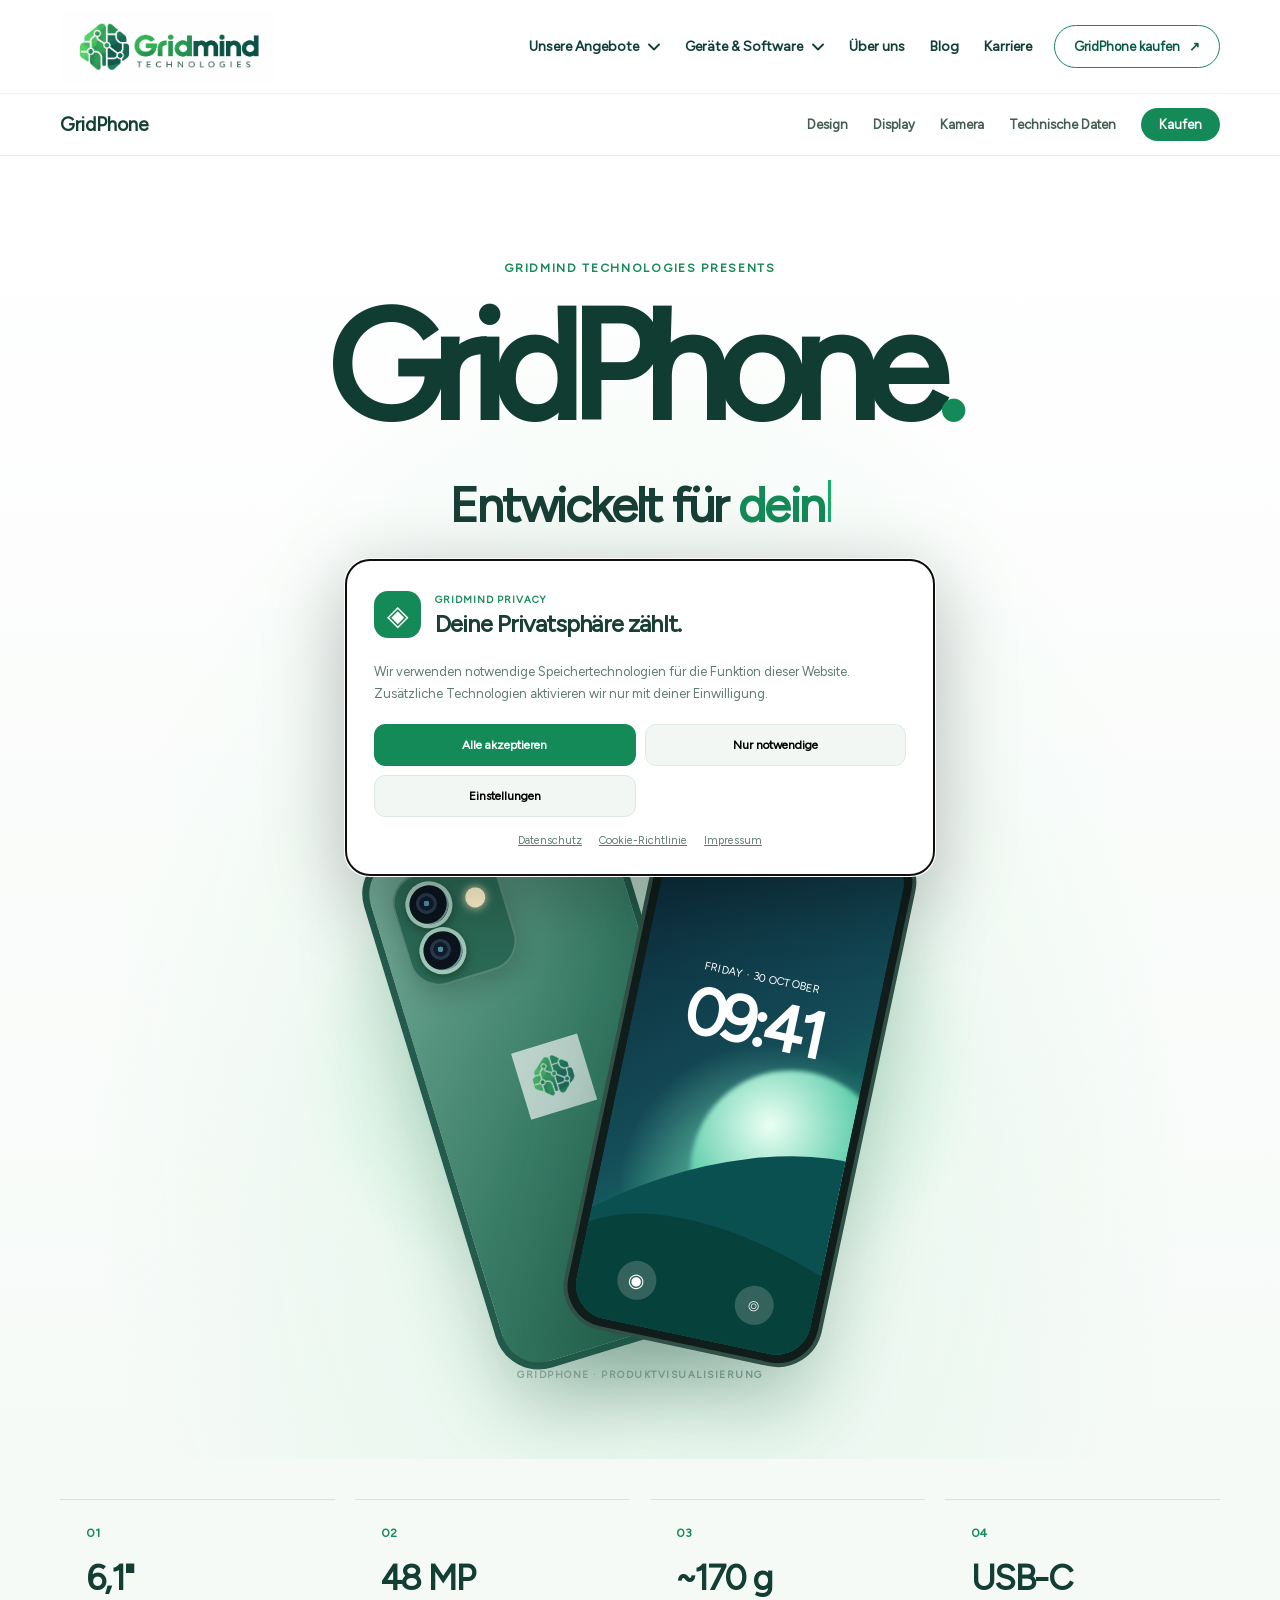
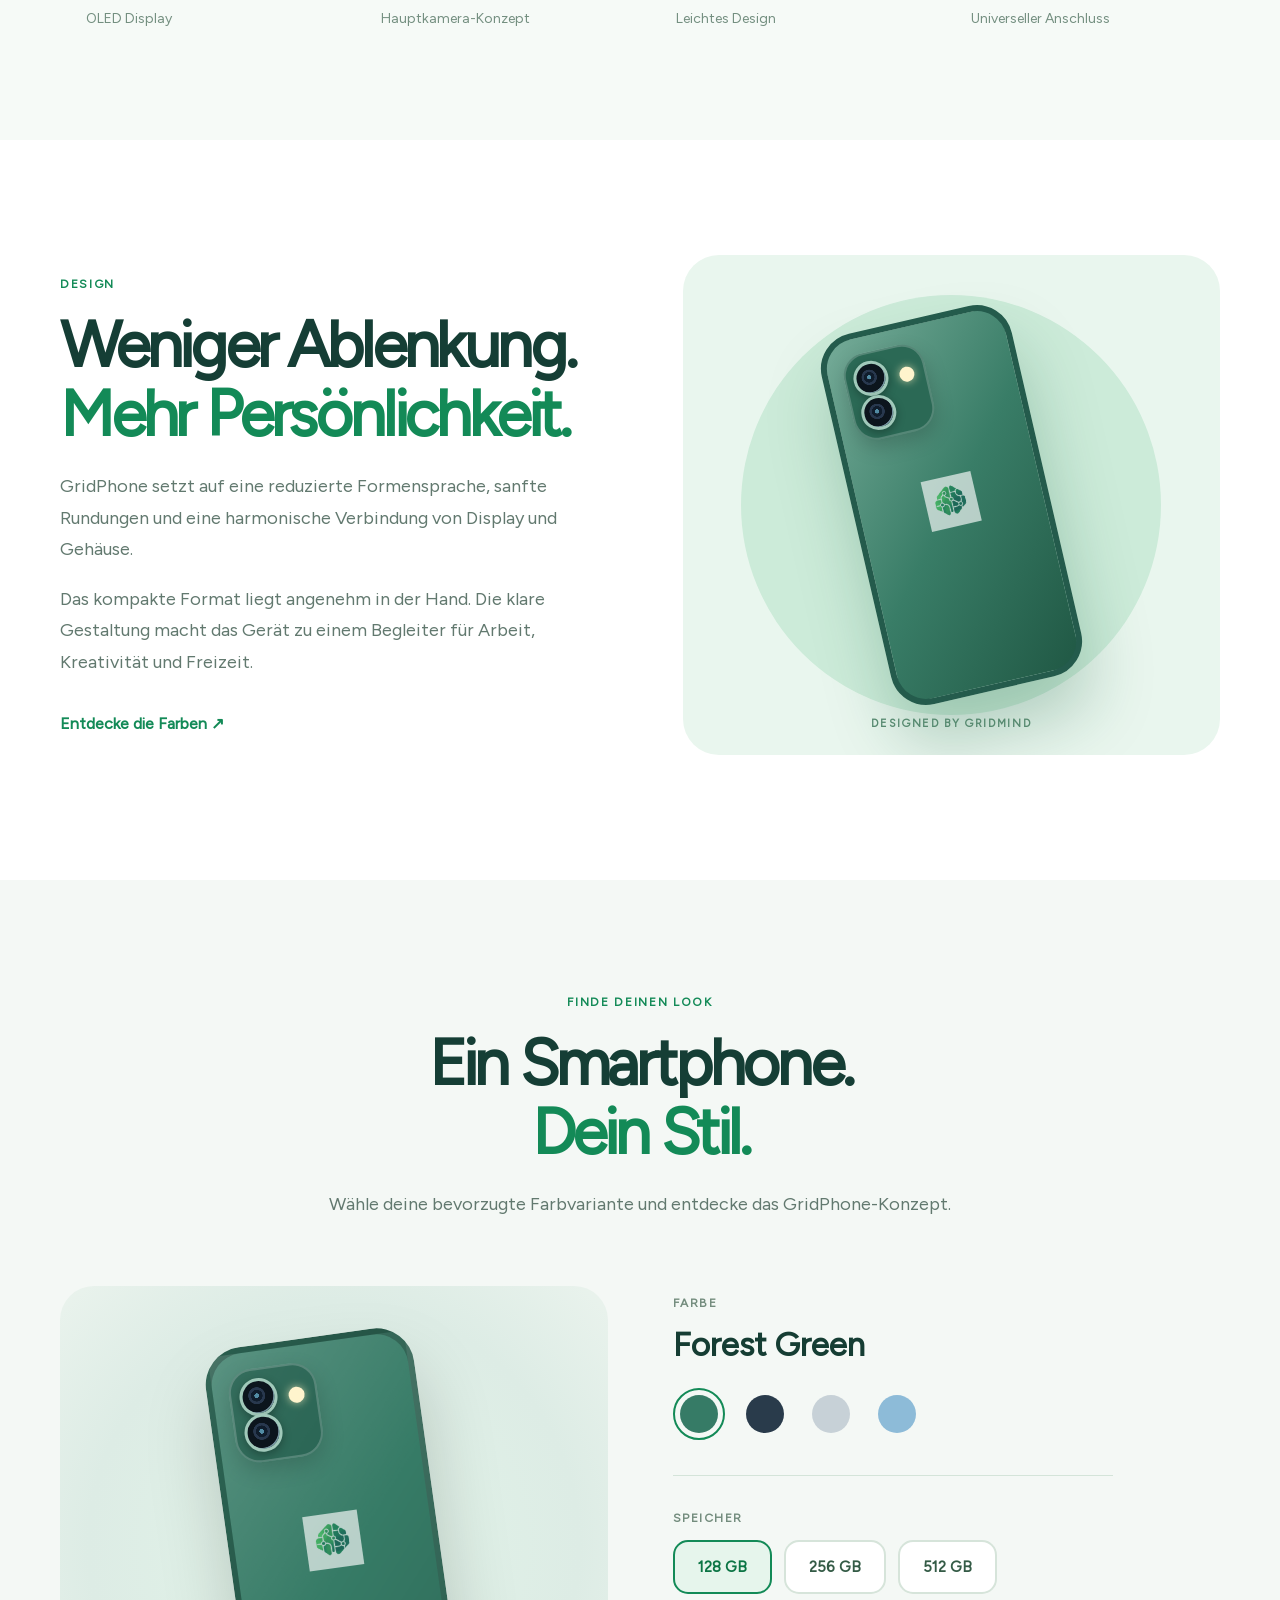
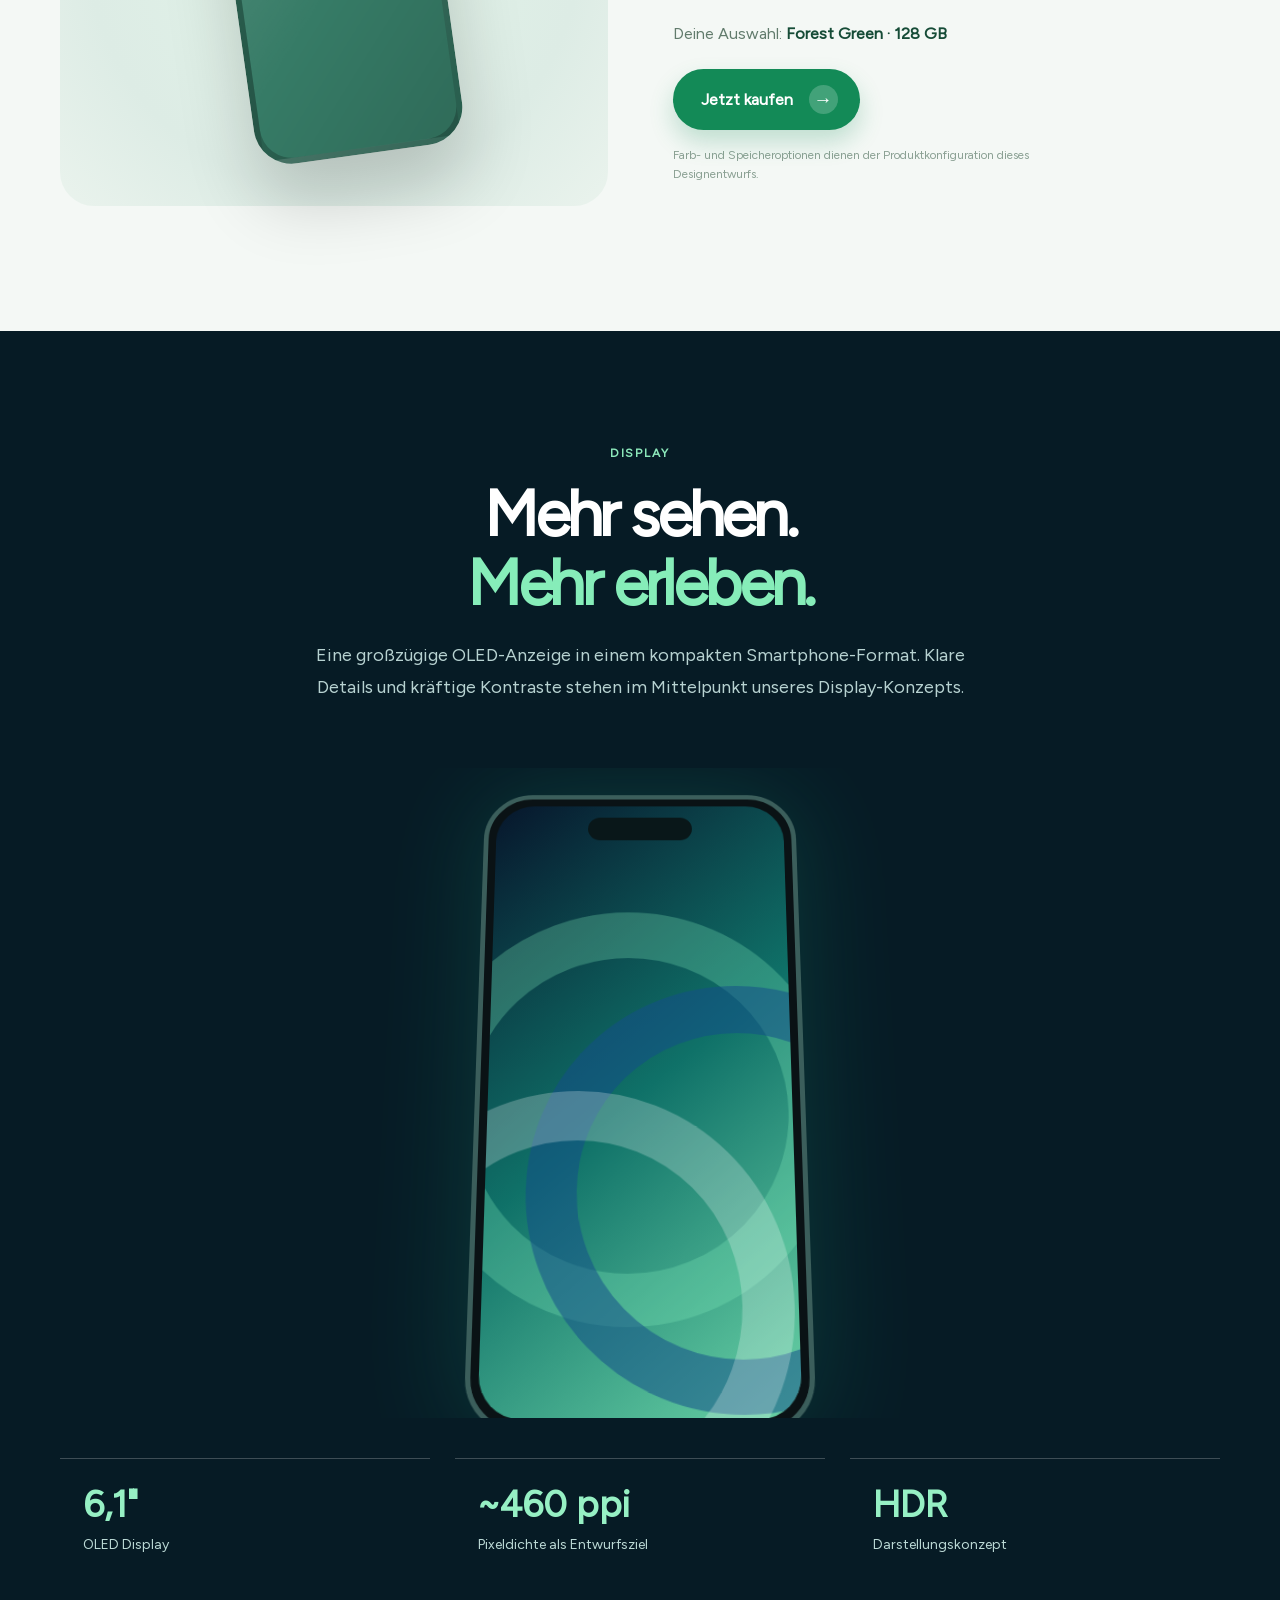
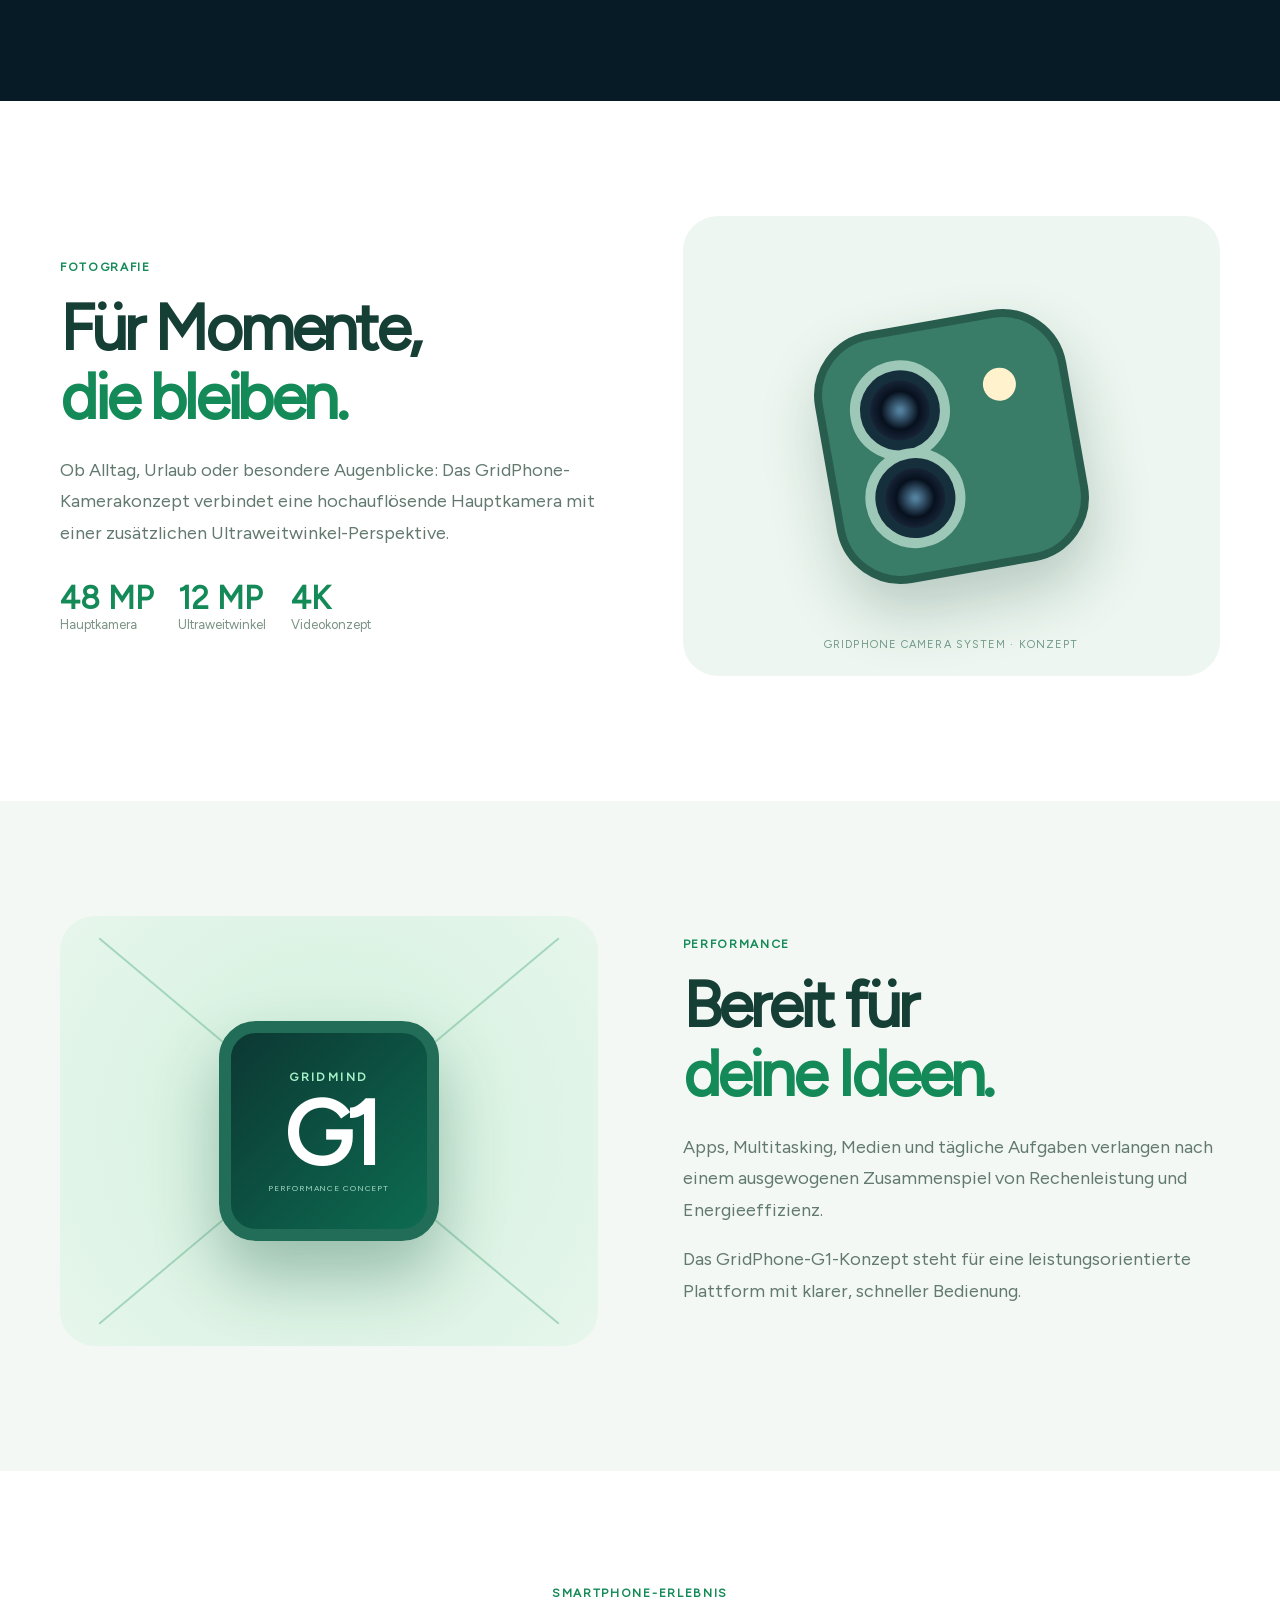
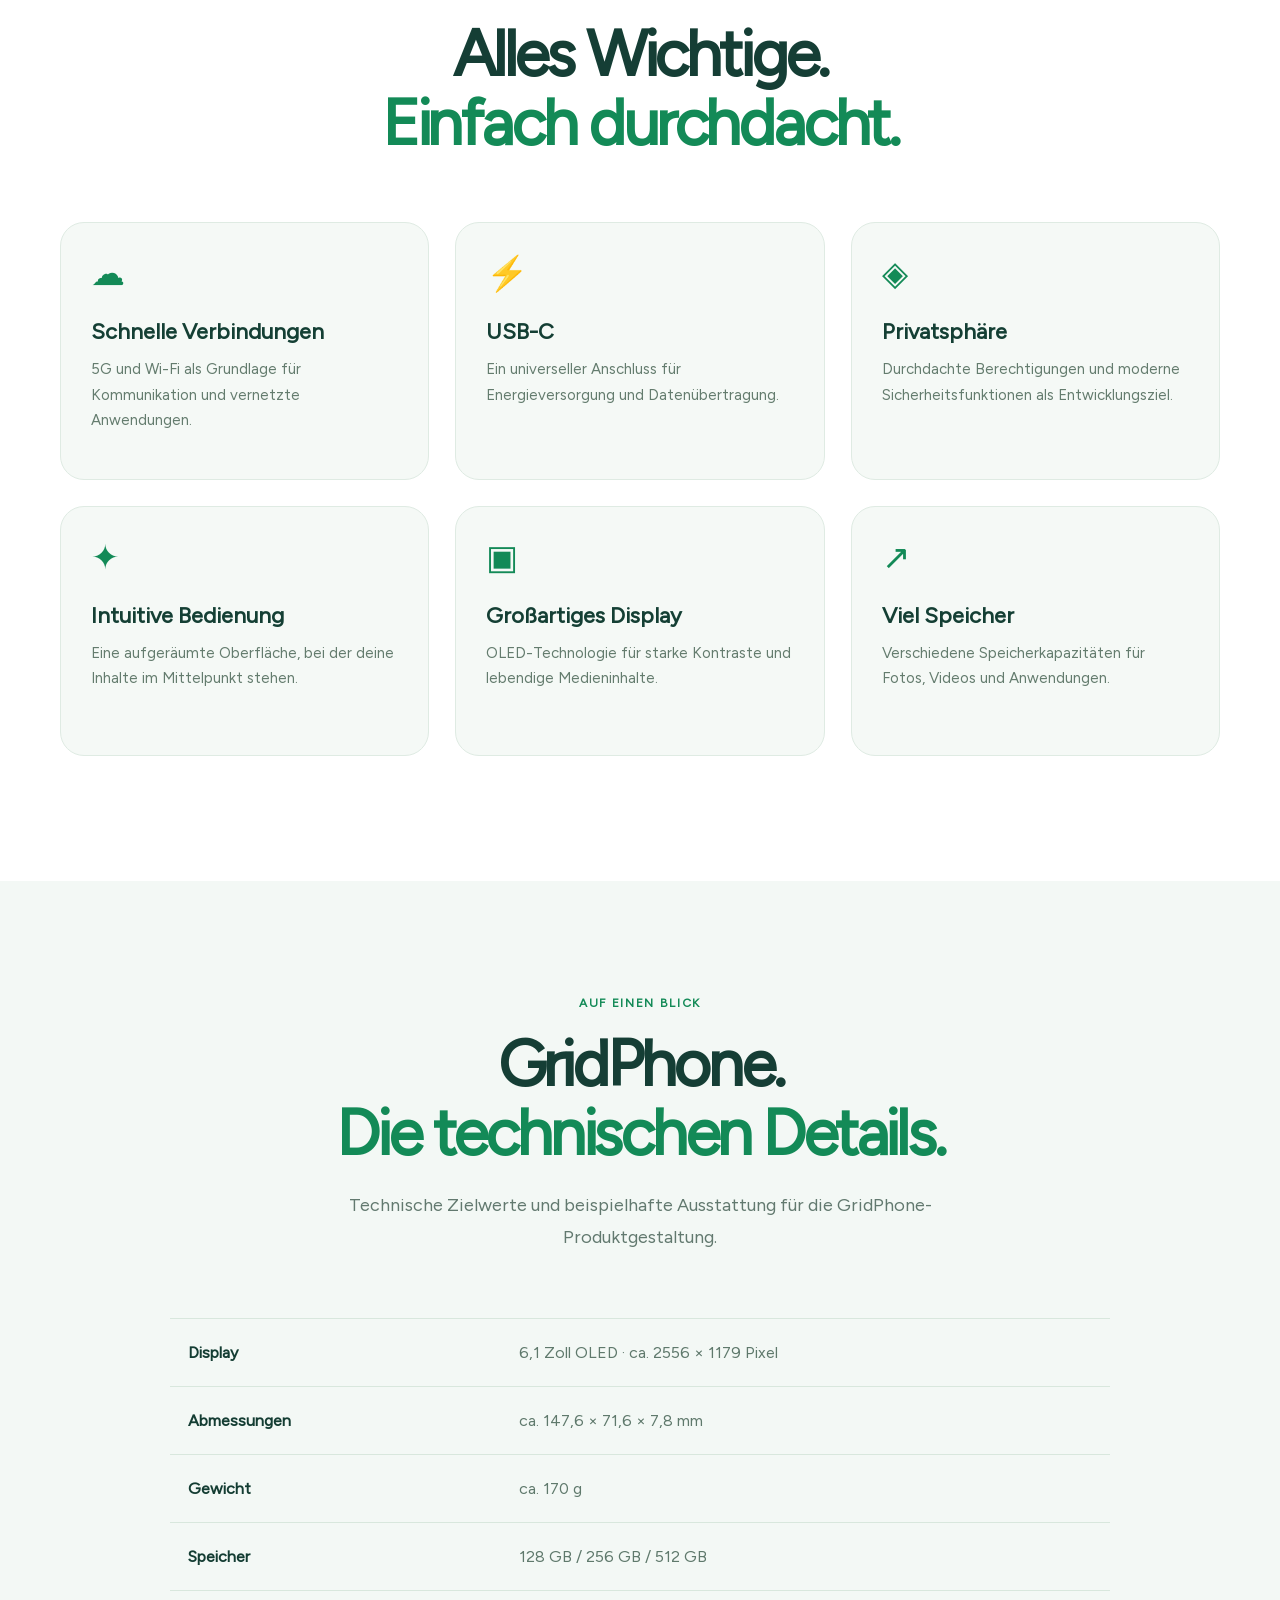
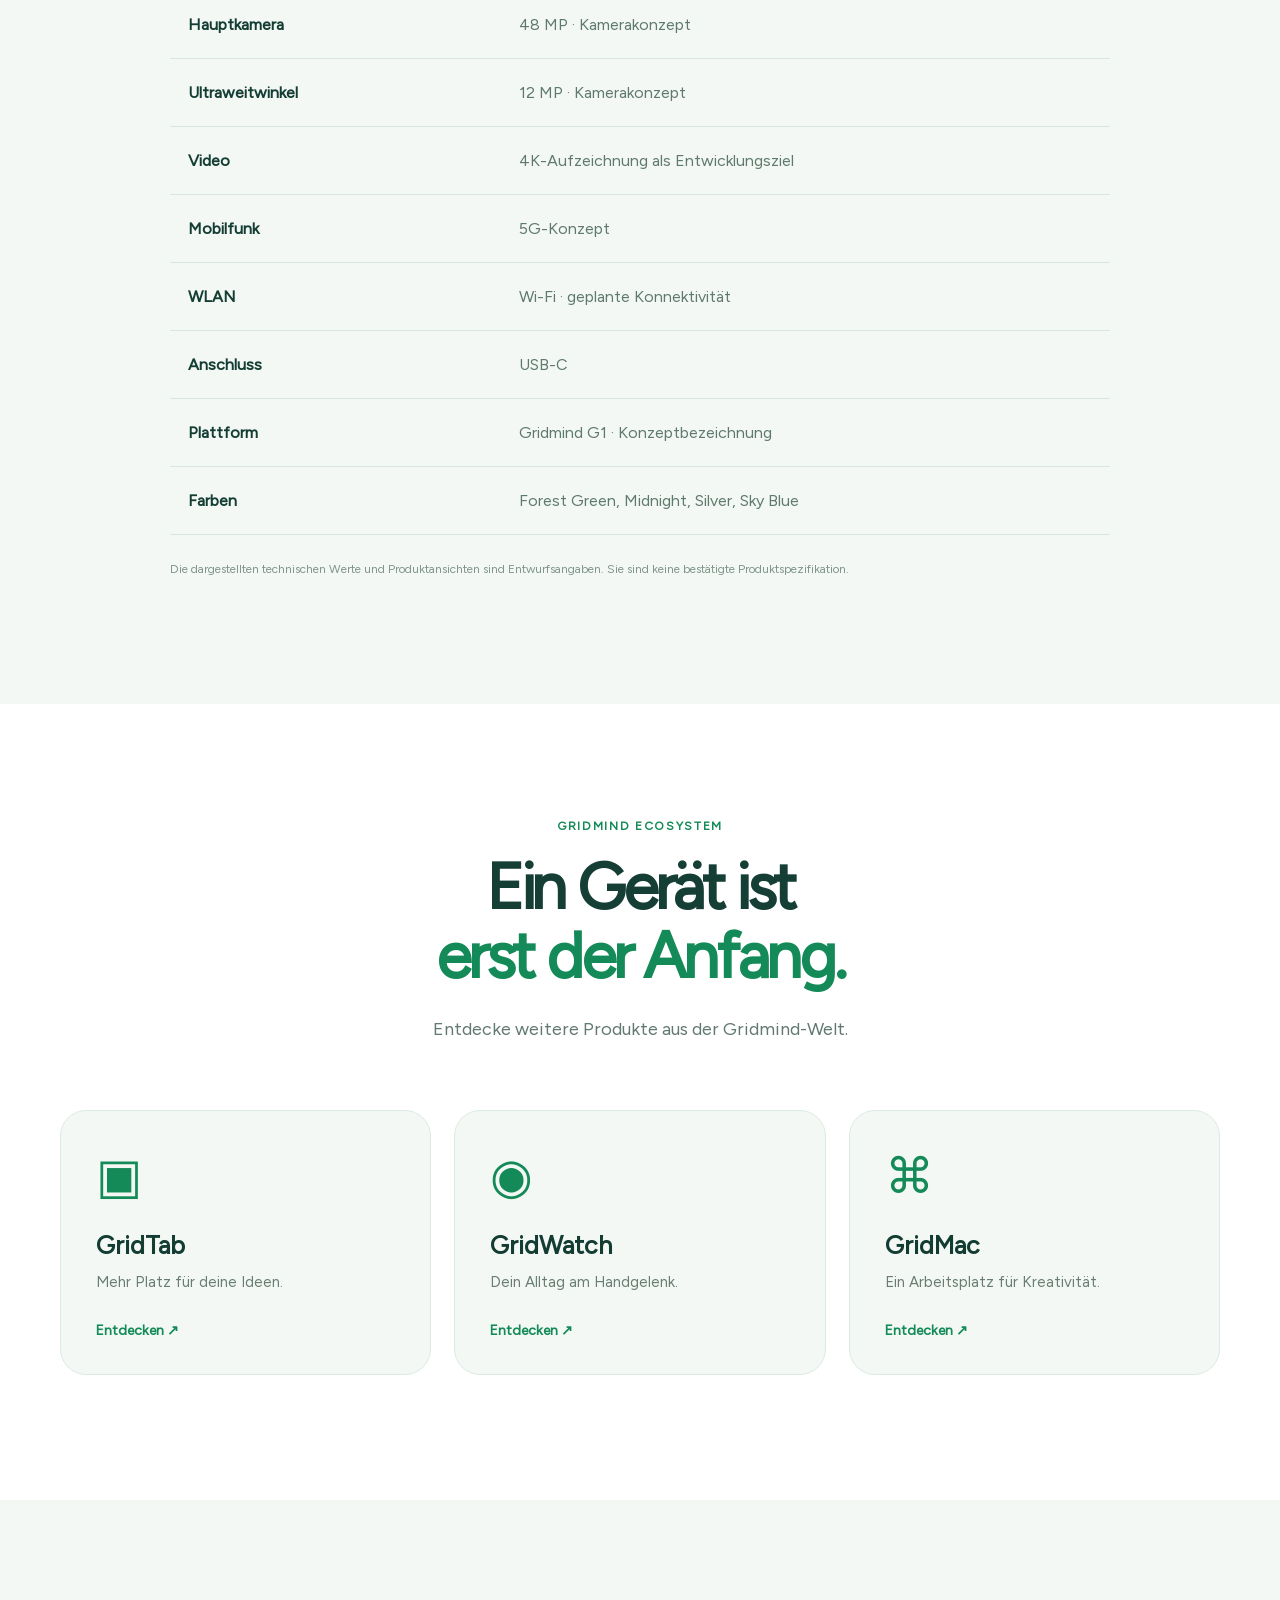
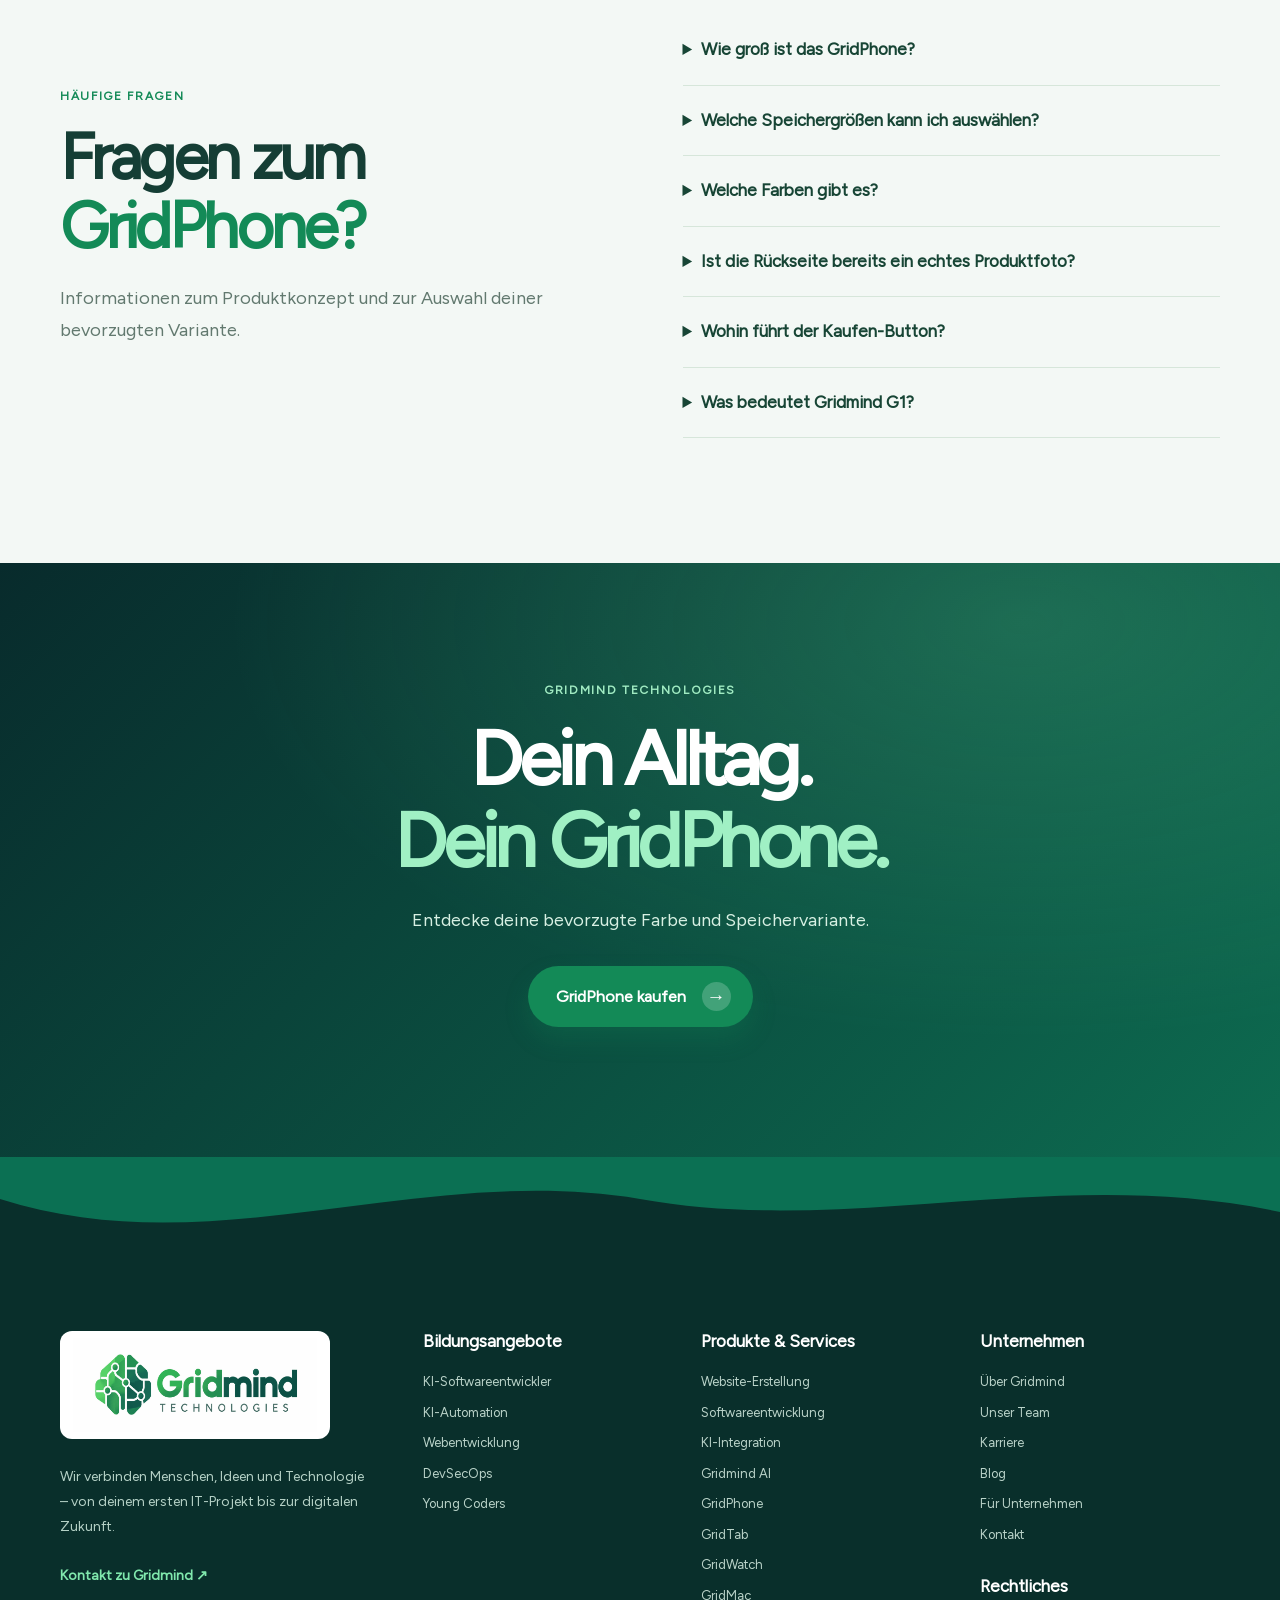
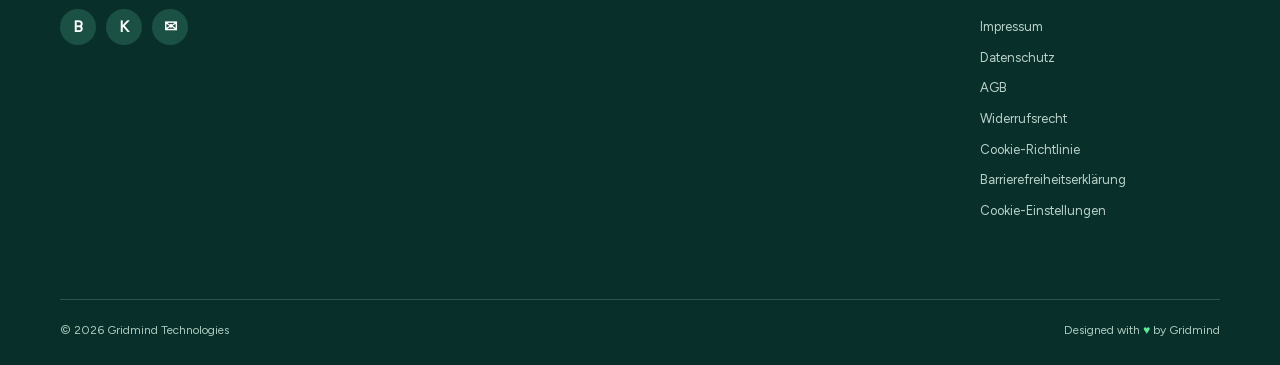
<file: produkte/gridphone.html>
<!DOCTYPE html>
<html lang="de">
<head>
  <meta charset="UTF-8">
  <meta name="viewport" content="width=device-width, initial-scale=1">
  <meta name="theme-color" content="#0b2c2b">
  <meta name="description" content="GridPhone von Gridmind Technologies – elegantes Smartphone-Konzept mit hochwertigem Design, leistungsfähiger Kamera und intuitiver Bedienung.">
  <title>GridPhone | Gridmind Technologies</title>

  <link rel="icon" href="../assets/logo-icon.png" type="image/png">
  <link rel="stylesheet" href="../css/figtree.css">
  <link rel="stylesheet" href="../css/style.css">
  <link rel="stylesheet" href="../css/gridphone.css">
  <script src="../js/main.js" defer></script>
</head>

<body class="gridmind-gridphone">
<a href="#main-content" class="skip-link">Zum Hauptinhalt</a>

<!-- GEMEINSAMER GRIDMIND HEADER -->
<header class="site-header" id="site-header">
  <div class="container header-inner">
    <a class="brand" href="../index.html"
       aria-label="Gridmind Technologies – Startseite">
      <img src="../assets/logo.png" width="280" height="94"
           alt="Gridmind Technologies">
    </a>

    <nav class="desktop-nav" aria-label="Hauptnavigation">
      <div class="nav-group">
        <button class="nav-trigger" type="button"
                aria-expanded="false" aria-controls="nav-offers">
          Unsere Angebote
          <svg viewBox="0 0 12 8" width="12" height="8"
               fill="none" aria-hidden="true">
            <path d="M1 1.5L6 6.5L11 1.5"
              stroke="currentColor" stroke-width="1.8"
              stroke-linecap="round" stroke-linejoin="round"/>
          </svg>
        </button>
        <div class="nav-dropdown" id="nav-offers">
          <span class="dropdown-title">Ausbildung & Karriere</span>
          <a href="../bildungsangebote/ki-softwareentwickler.html">KI-Softwareentwickler</a>
          <a href="../bildungsangebote/ki-automation.html">KI-Automation</a>
          <a href="../bildungsangebote/webentwicklung.html">Webentwicklung</a>
          <a href="../bildungsangebote/devsecops.html">DevSecOps</a>
          <a href="../bildungsangebote/young-coders.html">Young Coders</a>
          <span class="dropdown-title">Digitale Dienstleistungen</span>
          <a href="../services/websites.html">Websites erstellen lassen</a>
          <a href="../services/softwareentwicklung.html">Softwareentwicklung</a>
          <a href="../services/ki-integration.html">KI-Integration</a>
        </div>
      </div>

      <div class="nav-group">
        <button class="nav-trigger" type="button"
                aria-expanded="false" aria-controls="nav-devices">
          Geräte & Software
          <svg viewBox="0 0 12 8" width="12" height="8"
               fill="none" aria-hidden="true">
            <path d="M1 1.5L6 6.5L11 1.5"
              stroke="currentColor" stroke-width="1.8"
              stroke-linecap="round" stroke-linejoin="round"/>
          </svg>
        </button>
        <div class="nav-dropdown" id="nav-devices">
          <a href="../produkte/gridphone.html" aria-current="page">GridPhone</a>
          <a href="../produkte/gridtab.html">GridTab</a>
          <a href="../produkte/gridwatch.html">GridWatch</a>
          <a href="../produkte/gridmac.html">GridMac</a>
          <a href="../produkte/gridmind-ai.html">Gridmind AI</a>
        </div>
      </div>

      <a href="../unternehmen/ueber-uns.html">Über uns</a>
      <a href="../unternehmen/blog.html">Blog</a>
      <a href="../unternehmen/karriere.html">Karriere</a>
    </nav>

    <div class="header-actions">
      <a href="kaufen.html" class="header-cta">
        GridPhone kaufen <span aria-hidden="true">↗</span>
      </a>
      <button class="hamburger" id="hamburger" type="button"
              aria-label="Menü öffnen"
              aria-controls="mobile-menu" aria-expanded="false">
        <span></span><span></span><span></span>
      </button>
    </div>
  </div>

  <nav class="mobile-menu" id="mobile-menu"
       aria-label="Mobiles Menü" inert>
    <div class="mobile-menu-inner">
      <a href="../index.html">Startseite</a>
      <details>
        <summary>Bildungsangebote</summary>
        <div class="mobile-submenu">
          <a href="../bildungsangebote/ki-softwareentwickler.html">KI-Softwareentwickler</a>
          <a href="../bildungsangebote/ki-automation.html">KI-Automation</a>
          <a href="../bildungsangebote/webentwicklung.html">Webentwicklung</a>
          <a href="../bildungsangebote/devsecops.html">DevSecOps</a>
          <a href="../bildungsangebote/young-coders.html">Young Coders</a>
        </div>
      </details>
      <details>
        <summary>Websites & Software</summary>
        <div class="mobile-submenu">
          <a href="../services/websites.html">Website-Erstellung</a>
          <a href="../services/softwareentwicklung.html">Softwareentwicklung</a>
          <a href="../services/ki-integration.html">KI-Integration</a>
        </div>
      </details>
      <details>
        <summary>Grid-Geräte</summary>
        <div class="mobile-submenu">
          <a href="../produkte/gridphone.html" aria-current="page">GridPhone</a>
          <a href="../produkte/gridtab.html">GridTab</a>
          <a href="../produkte/gridwatch.html">GridWatch</a>
          <a href="../produkte/gridmac.html">GridMac</a>
          <a href="../produkte/gridmind-ai.html">Gridmind AI</a>
        </div>
      </details>
      <a href="../unternehmen/ueber-uns.html">Über uns</a>
      <a href="../unternehmen/blog.html">Blog</a>
      <a href="../unternehmen/karriere.html">Karriere</a>
      <a href="../unternehmen/kontakt.html">Kontakt</a>
      <a href="kaufen.html" class="mobile-cta">GridPhone kaufen →</a>
    </div>
  </nav>
</header>

<main id="main-content">

  <!-- PRODUKT-SUBNAV -->
  <nav class="gp-subnav" aria-label="GridPhone Navigation">
    <div class="container gp-subnav-inner">
      <strong>GridPhone</strong>
      <div>
        <a href="#design">Design</a>
        <a href="#display">Display</a>
        <a href="#kamera">Kamera</a>
        <a href="#technik">Technische Daten</a>
        <a href="kaufen.html" class="gp-small-buy">Kaufen</a>
      </div>
    </div>
  </nav>

  <!-- HERO -->
  <section class="gp-hero">
    <div class="container gp-hero-inner">
      <span class="gp-eyebrow">GRIDMIND TECHNOLOGIES PRESENTS</span>
      <h1>GridPhone<span>.</span></h1>
      <p class="gp-hero-slogan">
        Entwickelt für <span id="gp-typewriter">deinen Alltag.</span><i></i>
      </p>

      <p class="gp-hero-description">
        Ein klares Design. Eine intuitive Bedienung.
        Und die Technologie, die dich durch deinen Tag begleitet.
      </p>

      <div class="gp-hero-actions">
        <a href="kaufen.html" class="btn btn-primary hero-button">
          GridPhone kaufen
          <span class="arrow-circle" aria-hidden="true">→</span>
        </a>
        <a href="#entdecken" class="gp-hero-more">GridPhone entdecken ↓</a>
      </div>

      <div class="gp-device-stage" aria-label="Illustrativer GridPhone-Bildplatzhalter">
        <span class="gp-stage-glow"></span>

        <!-- RÜCKSEITE -->
        <div class="gp-phone gp-phone-back">
          <div class="gp-camera-island">
            <span class="gp-camera-lens gp-lens-one"></span>
            <span class="gp-camera-lens gp-lens-two"></span>
            <span class="gp-camera-flash"></span>
          </div>
          <div class="gp-back-logo">
            <img src="../assets/logo-icon.png" alt="">
          </div>
          <span class="gp-back-label">GRIDMIND</span>
        </div>

        <!-- VORDERSEITE -->
        <div class="gp-phone gp-phone-front">
          <div class="gp-screen">
            <span class="gp-screen-island"></span>
            <div class="gp-screen-top">
              <span>9:41</span><span>●●● ▰</span>
            </div>
            <div class="gp-screen-clock">
              <small>FRIDAY · 30 OCTOBER</small>
              <strong>09:41</strong>
            </div>
            <div class="gp-screen-landscape">
              <span class="gp-landscape-orb"></span>
              <span class="gp-landscape-hill gp-hill-one"></span>
              <span class="gp-landscape-hill gp-hill-two"></span>
            </div>
            <div class="gp-screen-bottom">
              <span>◉</span><span>⌾</span>
            </div>
          </div>
        </div>

        <span class="gp-stage-caption">GRIDPHONE · PRODUKTVISUALISIERUNG</span>
      </div>
    </div>
  </section>

  <!-- KURZÜBERBLICK -->
  <section class="gp-highlights" id="entdecken">
    <div class="container">
      <div class="gp-highlight-grid">
        <article>
          <span>01</span>
          <strong>6,1"</strong>
          <p>OLED Display</p>
        </article>
        <article>
          <span>02</span>
          <strong>48 MP</strong>
          <p>Hauptkamera-Konzept</p>
        </article>
        <article>
          <span>03</span>
          <strong>~170 g</strong>
          <p>Leichtes Design</p>
        </article>
        <article>
          <span>04</span>
          <strong>USB-C</strong>
          <p>Universeller Anschluss</p>
        </article>
      </div>
    </div>
  </section>

  <!-- DESIGN -->
  <section class="gp-section gp-design" id="design">
    <div class="container gp-split">
      <div class="gp-section-copy">
        <span class="gp-eyebrow">DESIGN</span>
        <h2>Weniger Ablenkung.<br><em>Mehr Persönlichkeit.</em></h2>
        <p>
          GridPhone setzt auf eine reduzierte Formensprache,
          sanfte Rundungen und eine harmonische Verbindung
          von Display und Gehäuse.
        </p>
        <p>
          Das kompakte Format liegt angenehm in der Hand.
          Die klare Gestaltung macht das Gerät zu einem
          Begleiter für Arbeit, Kreativität und Freizeit.
        </p>
        <a href="#farben" class="gp-inline-link">Entdecke die Farben ↗</a>
      </div>

      <div class="gp-design-art">
        <div class="gp-design-disc"></div>
        <div class="gp-design-device">
          <div class="gp-design-cameras"><i></i><i></i></div>
          <img src="../assets/logo-icon.png" alt="">
        </div>
        <span>DESIGNED BY GRIDMIND</span>
      </div>
    </div>
  </section>

  <!-- FARBVARIANTEN -->
  <section class="gp-section gp-colors" id="farben">
    <div class="container">
      <div class="gp-section-heading">
        <span class="gp-eyebrow">FINDE DEINEN LOOK</span>
        <h2>Ein Smartphone.<br><em>Dein Stil.</em></h2>
        <p>Wähle deine bevorzugte Farbvariante und entdecke das GridPhone-Konzept.</p>
      </div>

      <div class="gp-config-layout">
        <div class="gp-color-preview">
          <div class="gp-color-device">
            <div class="gp-color-camera">
              <i></i><i></i><span></span>
            </div>
            <img src="../assets/logo-icon.png" alt="">
            <small>GRIDPHONE</small>
          </div>
        </div>

        <div class="gp-config">
          <span class="gp-config-label">FARBE</span>
          <h3 id="gp-color-name">Forest Green</h3>

          <div class="gp-swatches" role="group" aria-label="GridPhone Farbe">
            <button type="button" class="gp-swatch is-selected"
                    data-gp-color="forest" aria-pressed="true"
                    aria-label="Forest Green" title="Forest Green">
              <span></span>
            </button>
            <button type="button" class="gp-swatch"
                    data-gp-color="midnight" aria-pressed="false"
                    aria-label="Midnight" title="Midnight">
              <span></span>
            </button>
            <button type="button" class="gp-swatch"
                    data-gp-color="silver" aria-pressed="false"
                    aria-label="Silver" title="Silver">
              <span></span>
            </button>
            <button type="button" class="gp-swatch"
                    data-gp-color="sky" aria-pressed="false"
                    aria-label="Sky Blue" title="Sky Blue">
              <span></span>
            </button>
          </div>

          <div class="gp-config-divider"></div>

          <span class="gp-config-label">SPEICHER</span>
          <div class="gp-storage-options" role="group"
               aria-label="Speichervariante">
            <button type="button" class="gp-storage is-selected"
                    data-storage="128" aria-pressed="true">128 GB</button>
            <button type="button" class="gp-storage"
                    data-storage="256" aria-pressed="false">256 GB</button>
            <button type="button" class="gp-storage"
                    data-storage="512" aria-pressed="false">512 GB</button>
          </div>

          <p class="gp-config-selection">
            Deine Auswahl: <strong id="gp-selection">
              Forest Green · 128 GB
            </strong>
          </p>

          <a id="gp-config-buy" class="btn btn-primary hero-button"
             href="kaufen.html">
            Jetzt kaufen
            <span class="arrow-circle" aria-hidden="true">→</span>
          </a>

          <p class="gp-config-note">
            Farb- und Speicheroptionen dienen der Produktkonfiguration
            dieses Designentwurfs.
          </p>
        </div>
      </div>
    </div>
  </section>

  <!-- DISPLAY -->
  <section class="gp-section gp-display" id="display">
    <div class="container">
      <div class="gp-section-heading gp-heading-light">
        <span class="gp-eyebrow">DISPLAY</span>
        <h2>Mehr sehen.<br><em>Mehr erleben.</em></h2>
        <p>
          Eine großzügige OLED-Anzeige in einem
          kompakten Smartphone-Format.
          Klare Details und kräftige Kontraste
          stehen im Mittelpunkt unseres Display-Konzepts.
        </p>
      </div>

      <div class="gp-display-art">
        <div class="gp-display-phone">
          <div class="gp-display-screen">
            <span class="gp-display-island"></span>
            <div class="gp-display-orbit gp-orbit-one"></div>
            <div class="gp-display-orbit gp-orbit-two"></div>
            <div class="gp-display-orbit gp-orbit-three"></div>
          </div>
        </div>
      </div>

      <div class="gp-display-stats">
        <article><strong>6,1"</strong><span>OLED Display</span></article>
        <article><strong>~460 ppi</strong><span>Pixeldichte als Entwurfsziel</span></article>
        <article><strong>HDR</strong><span>Darstellungskonzept</span></article>
      </div>
    </div>
  </section>

  <!-- KAMERA -->
  <section class="gp-section gp-camera" id="kamera">
    <div class="container gp-split">
      <div class="gp-section-copy">
        <span class="gp-eyebrow">FOTOGRAFIE</span>
        <h2>Für Momente,<br><em>die bleiben.</em></h2>
        <p>
          Ob Alltag, Urlaub oder besondere Augenblicke:
          Das GridPhone-Kamerakonzept verbindet
          eine hochauflösende Hauptkamera
          mit einer zusätzlichen Ultraweitwinkel-Perspektive.
        </p>
        <div class="gp-camera-details">
          <article><strong>48 MP</strong><span>Hauptkamera</span></article>
          <article><strong>12 MP</strong><span>Ultraweitwinkel</span></article>
          <article><strong>4K</strong><span>Videokonzept</span></article>
        </div>
      </div>

      <div class="gp-camera-art">
        <div class="gp-camera-plate">
          <div class="gp-camera-giant-lens"><i></i></div>
          <div class="gp-camera-giant-lens gp-lens-secondary"><i></i></div>
          <div class="gp-camera-light"></div>
        </div>
        <span class="gp-camera-caption">GRIDPHONE CAMERA SYSTEM · KONZEPT</span>
      </div>
    </div>
  </section>

  <!-- LEISTUNG -->
  <section class="gp-section gp-performance">
    <div class="container gp-split">
      <div class="gp-performance-art">
        <div class="gp-chip">
          <span>GRIDMIND</span>
          <strong>G1</strong>
          <small>PERFORMANCE CONCEPT</small>
        </div>
        <span class="gp-chip-line gp-chip-line-one"></span>
        <span class="gp-chip-line gp-chip-line-two"></span>
      </div>

      <div class="gp-section-copy">
        <span class="gp-eyebrow">PERFORMANCE</span>
        <h2>Bereit für<br><em>deine Ideen.</em></h2>
        <p>
          Apps, Multitasking, Medien und tägliche
          Aufgaben verlangen nach einem
          ausgewogenen Zusammenspiel von
          Rechenleistung und Energieeffizienz.
        </p>
        <p>
          Das GridPhone-G1-Konzept steht für
          eine leistungsorientierte Plattform
          mit klarer, schneller Bedienung.
        </p>
      </div>
    </div>
  </section>

  <!-- FEATURES -->
  <section class="gp-section gp-features">
    <div class="container">
      <div class="gp-section-heading">
        <span class="gp-eyebrow">SMARTPHONE-ERLEBNIS</span>
        <h2>Alles Wichtige.<br><em>Einfach durchdacht.</em></h2>
      </div>

      <div class="gp-feature-grid">
        <article>
          <span>☁</span>
          <h3>Schnelle Verbindungen</h3>
          <p>5G und Wi-Fi als Grundlage für Kommunikation und vernetzte Anwendungen.</p>
        </article>
        <article>
          <span>⚡</span>
          <h3>USB-C</h3>
          <p>Ein universeller Anschluss für Energieversorgung und Datenübertragung.</p>
        </article>
        <article>
          <span>◈</span>
          <h3>Privatsphäre</h3>
          <p>Durchdachte Berechtigungen und moderne Sicherheitsfunktionen als Entwicklungsziel.</p>
        </article>
        <article>
          <span>✦</span>
          <h3>Intuitive Bedienung</h3>
          <p>Eine aufgeräumte Oberfläche, bei der deine Inhalte im Mittelpunkt stehen.</p>
        </article>
        <article>
          <span>▣</span>
          <h3>Großartiges Display</h3>
          <p>OLED-Technologie für starke Kontraste und lebendige Medieninhalte.</p>
        </article>
        <article>
          <span>↗</span>
          <h3>Viel Speicher</h3>
          <p>Verschiedene Speicherkapazitäten für Fotos, Videos und Anwendungen.</p>
        </article>
      </div>
    </div>
  </section>

  <!-- TECHNISCHE DATEN -->
  <section class="gp-section gp-specs" id="technik">
    <div class="container">
      <div class="gp-section-heading">
        <span class="gp-eyebrow">AUF EINEN BLICK</span>
        <h2>GridPhone.<br><em>Die technischen Details.</em></h2>
        <p>Technische Zielwerte und beispielhafte Ausstattung für die GridPhone-Produktgestaltung.</p>
      </div>

      <div class="gp-spec-table">
        <div class="gp-spec-row">
          <strong>Display</strong>
          <span>6,1 Zoll OLED · ca. 2556 × 1179 Pixel</span>
        </div>
        <div class="gp-spec-row">
          <strong>Abmessungen</strong>
          <span>ca. 147,6 × 71,6 × 7,8 mm</span>
        </div>
        <div class="gp-spec-row">
          <strong>Gewicht</strong>
          <span>ca. 170 g</span>
        </div>
        <div class="gp-spec-row">
          <strong>Speicher</strong>
          <span>128 GB / 256 GB / 512 GB</span>
        </div>
        <div class="gp-spec-row">
          <strong>Hauptkamera</strong>
          <span>48 MP · Kamerakonzept</span>
        </div>
        <div class="gp-spec-row">
          <strong>Ultraweitwinkel</strong>
          <span>12 MP · Kamerakonzept</span>
        </div>
        <div class="gp-spec-row">
          <strong>Video</strong>
          <span>4K-Aufzeichnung als Entwicklungsziel</span>
        </div>
        <div class="gp-spec-row">
          <strong>Mobilfunk</strong>
          <span>5G-Konzept</span>
        </div>
        <div class="gp-spec-row">
          <strong>WLAN</strong>
          <span>Wi-Fi · geplante Konnektivität</span>
        </div>
        <div class="gp-spec-row">
          <strong>Anschluss</strong>
          <span>USB-C</span>
        </div>
        <div class="gp-spec-row">
          <strong>Plattform</strong>
          <span>Gridmind G1 · Konzeptbezeichnung</span>
        </div>
        <div class="gp-spec-row">
          <strong>Farben</strong>
          <span>Forest Green, Midnight, Silver, Sky Blue</span>
        </div>
      </div>

      <p class="gp-spec-disclaimer">
        Die dargestellten technischen Werte und Produktansichten sind
        Entwurfsangaben. Sie sind keine bestätigte Produktspezifikation.
      </p>
    </div>
  </section>

  <!-- VERGLEICH / WEITERE PRODUKTE -->
  <section class="gp-section gp-ecosystem">
    <div class="container">
      <div class="gp-section-heading">
        <span class="gp-eyebrow">GRIDMIND ECOSYSTEM</span>
        <h2>Ein Gerät ist<br><em>erst der Anfang.</em></h2>
        <p>Entdecke weitere Produkte aus der Gridmind-Welt.</p>
      </div>

      <div class="gp-ecosystem-grid">
        <a href="../produkte/gridtab.html">
          <span>▣</span><h3>GridTab</h3><p>Mehr Platz für deine Ideen.</p>
          <strong>Entdecken ↗</strong>
        </a>
        <a href="../produkte/gridwatch.html">
          <span>◉</span><h3>GridWatch</h3><p>Dein Alltag am Handgelenk.</p>
          <strong>Entdecken ↗</strong>
        </a>
        <a href="../produkte/gridmac.html">
          <span>⌘</span><h3>GridMac</h3><p>Ein Arbeitsplatz für Kreativität.</p>
          <strong>Entdecken ↗</strong>
        </a>
      </div>
    </div>
  </section>

  <!-- FAQ -->
  <section class="gp-section gp-faq" id="faq">
    <div class="container gp-split">
      <div class="gp-section-copy">
        <span class="gp-eyebrow">HÄUFIGE FRAGEN</span>
        <h2>Fragen zum<br><em>GridPhone?</em></h2>
        <p>Informationen zum Produktkonzept und zur Auswahl deiner bevorzugten Variante.</p>
      </div>

      <div class="gp-faq-list">
        <details>
          <summary>Wie groß ist das GridPhone?</summary>
          <p>Unser Designentwurf orientiert sich an einem kompakten Smartphone mit 6,1-Zoll-Display und ungefähr 147,6 × 71,6 × 7,8 mm Gehäusegröße.</p>
        </details>
        <details>
          <summary>Welche Speichergrößen kann ich auswählen?</summary>
          <p>In der Produktvorschau kannst du zwischen 128 GB, 256 GB und 512 GB wechseln.</p>
        </details>
        <details>
          <summary>Welche Farben gibt es?</summary>
          <p>Der Produktkonfigurator zeigt Forest Green, Midnight, Silver und Sky Blue.</p>
        </details>
        <details>
          <summary>Ist die Rückseite bereits ein echtes Produktfoto?</summary>
          <p>Nein. Die Darstellung wird mit CSS erzeugt und dient als austauschbarer Bildplatzhalter für das GridPhone-Design.</p>
        </details>
        <details>
          <summary>Wohin führt der Kaufen-Button?</summary>
          <p>Zur Gridmind-Produktbestellseite. Die Kaufseite wird als eigener Bereich unter kaufen.html aufgebaut.</p>
        </details>
        <details>
          <summary>Was bedeutet Gridmind G1?</summary>
          <p>Gridmind G1 ist eine Konzeptbezeichnung für die im Entwurf dargestellte Leistungsplattform.</p>
        </details>
      </div>
    </div>
  </section>

  <!-- FINAL CTA -->
  <section class="gp-final">
    <div class="container gp-final-inner">
      <span class="gp-eyebrow">GRIDMIND TECHNOLOGIES</span>
      <h2>Dein Alltag.<br><em>Dein GridPhone.</em></h2>
      <p>Entdecke deine bevorzugte Farbe und Speichervariante.</p>
      <a href="kaufen.html" class="btn btn-primary hero-button">
        GridPhone kaufen
        <span class="arrow-circle" aria-hidden="true">→</span>
      </a>
    </div>
  </section>

</main>

<!-- GEMEINSAMER GRIDMIND FOOTER -->
<footer class="site-footer">
  <svg class="footer-wave" viewBox="0 0 1440 125"
       preserveAspectRatio="none" aria-hidden="true">
    <path d="M0 42C240 110 470 5 720 42C955 80 1190 7 1440 55V125H0Z"
          fill="#092f2b"/>
  </svg>

  <div class="footer-main">
    <div class="container footer-grid">
      <div class="footer-brand">
        <a href="../index.html" class="footer-logo">
          <img src="../assets/logo.png" width="280" height="94"
               alt="Gridmind Technologies">
        </a>
        <p>Wir verbinden Menschen, Ideen und Technologie – von deinem ersten IT-Projekt bis zur digitalen Zukunft.</p>
        <a href="../unternehmen/kontakt.html" class="footer-contact">Kontakt zu Gridmind ↗</a>
        <div class="footer-social" aria-label="Weitere Informationen">
          <a href="../unternehmen/blog.html" aria-label="Gridmind Blog">B</a>
          <a href="../unternehmen/karriere.html" aria-label="Gridmind Karriere">K</a>
          <a href="../unternehmen/kontakt.html" aria-label="Gridmind Kontakt">✉</a>
        </div>
      </div>

      <div class="footer-column">
        <h3>Bildungsangebote</h3>
        <a href="../bildungsangebote/ki-softwareentwickler.html">KI-Softwareentwickler</a>
        <a href="../bildungsangebote/ki-automation.html">KI-Automation</a>
        <a href="../bildungsangebote/webentwicklung.html">Webentwicklung</a>
        <a href="../bildungsangebote/devsecops.html">DevSecOps</a>
        <a href="../bildungsangebote/young-coders.html">Young Coders</a>
      </div>

      <div class="footer-column">
        <h3>Produkte & Services</h3>
        <a href="../services/websites.html">Website-Erstellung</a>
        <a href="../services/softwareentwicklung.html">Softwareentwicklung</a>
        <a href="../services/ki-integration.html">KI-Integration</a>
        <a href="../produkte/gridmind-ai.html">Gridmind AI</a>
        <a href="../produkte/gridphone.html">GridPhone</a>
        <a href="../produkte/gridtab.html">GridTab</a>
        <a href="../produkte/gridwatch.html">GridWatch</a>
        <a href="../produkte/gridmac.html">GridMac</a>
      </div>

      <div class="footer-column">
        <h3>Unternehmen</h3>
        <a href="../unternehmen/ueber-uns.html">Über Gridmind</a>
        <a href="../unternehmen/team.html">Unser Team</a>
        <a href="../unternehmen/karriere.html">Karriere</a>
        <a href="../unternehmen/blog.html">Blog</a>
        <a href="../unternehmen/fuer-unternehmen.html">Für Unternehmen</a>
        <a href="../unternehmen/kontakt.html">Kontakt</a>

        <h3 class="footer-subtitle">Rechtliches</h3>
        <a href="../rechtliches/impressum.html">Impressum</a>
        <a href="../rechtliches/datenschutz.html">Datenschutz</a>
        <a href="../rechtliches/agb.html">AGB</a>
        <a href="../rechtliches/widerruf.html">Widerrufsrecht</a>
        <a href="../rechtliches/cookies.html">Cookie-Richtlinie</a>
        <a href="../rechtliches/barrierefreiheit.html">Barrierefreiheitserklärung</a>
        <button class="footer-text-button" type="button" data-open-cookie>
          Cookie-Einstellungen
        </button>
      </div>
    </div>

    <div class="container footer-bottom">
      <span>© 2026 Gridmind Technologies</span>
      <span>Designed with <span class="heart">♥</span> by Gridmind</span>
    </div>
  </div>
</footer>

<!-- COOKIE-DIALOG -->
<div class="cookie-overlay" id="cookie-overlay" hidden></div>
<section class="cookie-banner" id="cookie-banner"
         role="dialog" aria-modal="true"
         aria-labelledby="cookie-title"
         aria-describedby="cookie-description"
         tabindex="-1" hidden>
  <div class="cookie-heading">
    <span class="cookie-icon">◈</span>
    <div>
      <span class="cookie-brand">GRIDMIND PRIVACY</span>
      <h2 id="cookie-title">Deine Privatsphäre zählt.</h2>
    </div>
  </div>
  <p id="cookie-description">
    Wir verwenden notwendige Speichertechnologien für die Funktion dieser Website.
    Zusätzliche Technologien aktivieren wir nur mit deiner Einwilligung.
  </p>
  <div class="cookie-details" id="cookie-details" hidden>
    <label class="cookie-option">
      <span><strong>Notwendig</strong><small>Grundlegende Funktionen und deine Auswahl.</small></span>
      <input type="checkbox" checked disabled>
    </label>
    <label class="cookie-option">
      <span><strong>Funktional</strong><small>Zusätzliche Komfortfunktionen.</small></span>
      <input type="checkbox" id="consent-functional">
    </label>
    <label class="cookie-option">
      <span><strong>Statistik</strong><small>Optionale Auswertung der Website-Nutzung.</small></span>
      <input type="checkbox" id="consent-analytics">
    </label>
    <label class="cookie-option">
      <span><strong>Marketing</strong><small>Optionale Marketingtechnologien.</small></span>
      <input type="checkbox" id="consent-marketing">
    </label>
  </div>
  <div class="cookie-actions">
    <button class="cookie-btn cookie-accept" id="cookie-accept"
            type="button">Alle akzeptieren</button>
    <button class="cookie-btn cookie-reject" id="cookie-reject"
            type="button">Nur notwendige</button>
    <button class="cookie-btn cookie-settings" id="cookie-settings"
            type="button">Einstellungen</button>
    <button class="cookie-btn cookie-save" id="cookie-save"
            type="button" hidden>Auswahl speichern</button>
  </div>
  <div class="cookie-legal">
    <a href="../rechtliches/datenschutz.html">Datenschutz</a>
    <a href="../rechtliches/cookies.html">Cookie-Richtlinie</a>
    <a href="../rechtliches/impressum.html">Impressum</a>
  </div>
</section>

<!-- PAGE JAVASCRIPT -->
<script>
document.addEventListener("DOMContentLoaded", () => {
  const reduceMotion = window.matchMedia(
    "(prefers-reduced-motion: reduce)"
  ).matches;

  // TYPEWRITER
  const typeOutput = document.getElementById("gp-typewriter");
  const phrases = [
    "deinen Alltag.",
    "deine Ideen.",
    "deine Momente.",
    "dich."
  ];

  if (typeOutput && !reduceMotion) {
    let phraseIndex = 0;
    let charIndex = phrases[0].length;
    let deleting = true;

    function typeTick() {
      const chars = Array.from(phrases[phraseIndex]);
      charIndex += deleting ? -1 : 1;
      charIndex = Math.max(0, Math.min(chars.length, charIndex));
      typeOutput.textContent = chars.slice(0, charIndex).join("");

      let delay = deleting ? 55 : 100;
      if (deleting && charIndex === 0) {
        phraseIndex = (phraseIndex + 1) % phrases.length;
        deleting = false;
        delay = 330;
      } else if (!deleting &&
                 charIndex === Array.from(phrases[phraseIndex]).length) {
        deleting = true;
        delay = 1900;
      }
      window.setTimeout(typeTick, delay);
    }

    window.setTimeout(typeTick, 2000);
  }

  // COLOR & STORAGE CONFIGURATOR
  const colors = {
    forest: {name: "Forest Green", value: "#367b66"},
    midnight: {name: "Midnight", value: "#293b4b"},
    silver: {name: "Silver", value: "#c7d1d7"},
    sky: {name: "Sky Blue", value: "#8dbbd8"}
  };

  let selectedColor = "forest";
  let selectedStorage = "128";

  const colorButtons = Array.from(
    document.querySelectorAll("[data-gp-color]")
  );
  const storageButtons = Array.from(
    document.querySelectorAll("[data-storage]")
  );

  const colorName = document.getElementById("gp-color-name");
  const selection = document.getElementById("gp-selection");

  function updateSelection() {
    const color = colors[selectedColor];
    if (colorName) colorName.textContent = color.name;
    if (selection) {
      selection.textContent = color.name + " · " + selectedStorage + " GB";
    }
    document.body.style.setProperty("--gp-device-color", color.value);

    const buyLink = document.getElementById("gp-config-buy");
    if (buyLink) {
      const params = new URLSearchParams({
        produkt: "gridphone",
        farbe: selectedColor,
        speicher: selectedStorage
      });
      buyLink.setAttribute("href", "kaufen.html?" + params.toString());
    }
  }

  colorButtons.forEach(button => {
    button.addEventListener("click", () => {
      const color = button.dataset.gpColor;
      if (!Object.hasOwn(colors, color)) return;
      selectedColor = color;
      colorButtons.forEach(item => {
        const active = item === button;
        item.classList.toggle("is-selected", active);
        item.setAttribute("aria-pressed", String(active));
      });
      updateSelection();
    });
  });

  storageButtons.forEach(button => {
    button.addEventListener("click", () => {
      selectedStorage = button.dataset.storage;
      storageButtons.forEach(item => {
        const active = item === button;
        item.classList.toggle("is-selected", active);
        item.setAttribute("aria-pressed", String(active));
      });
      updateSelection();
    });
  });

  updateSelection();
});
</script>
</body>
</html>
</file>
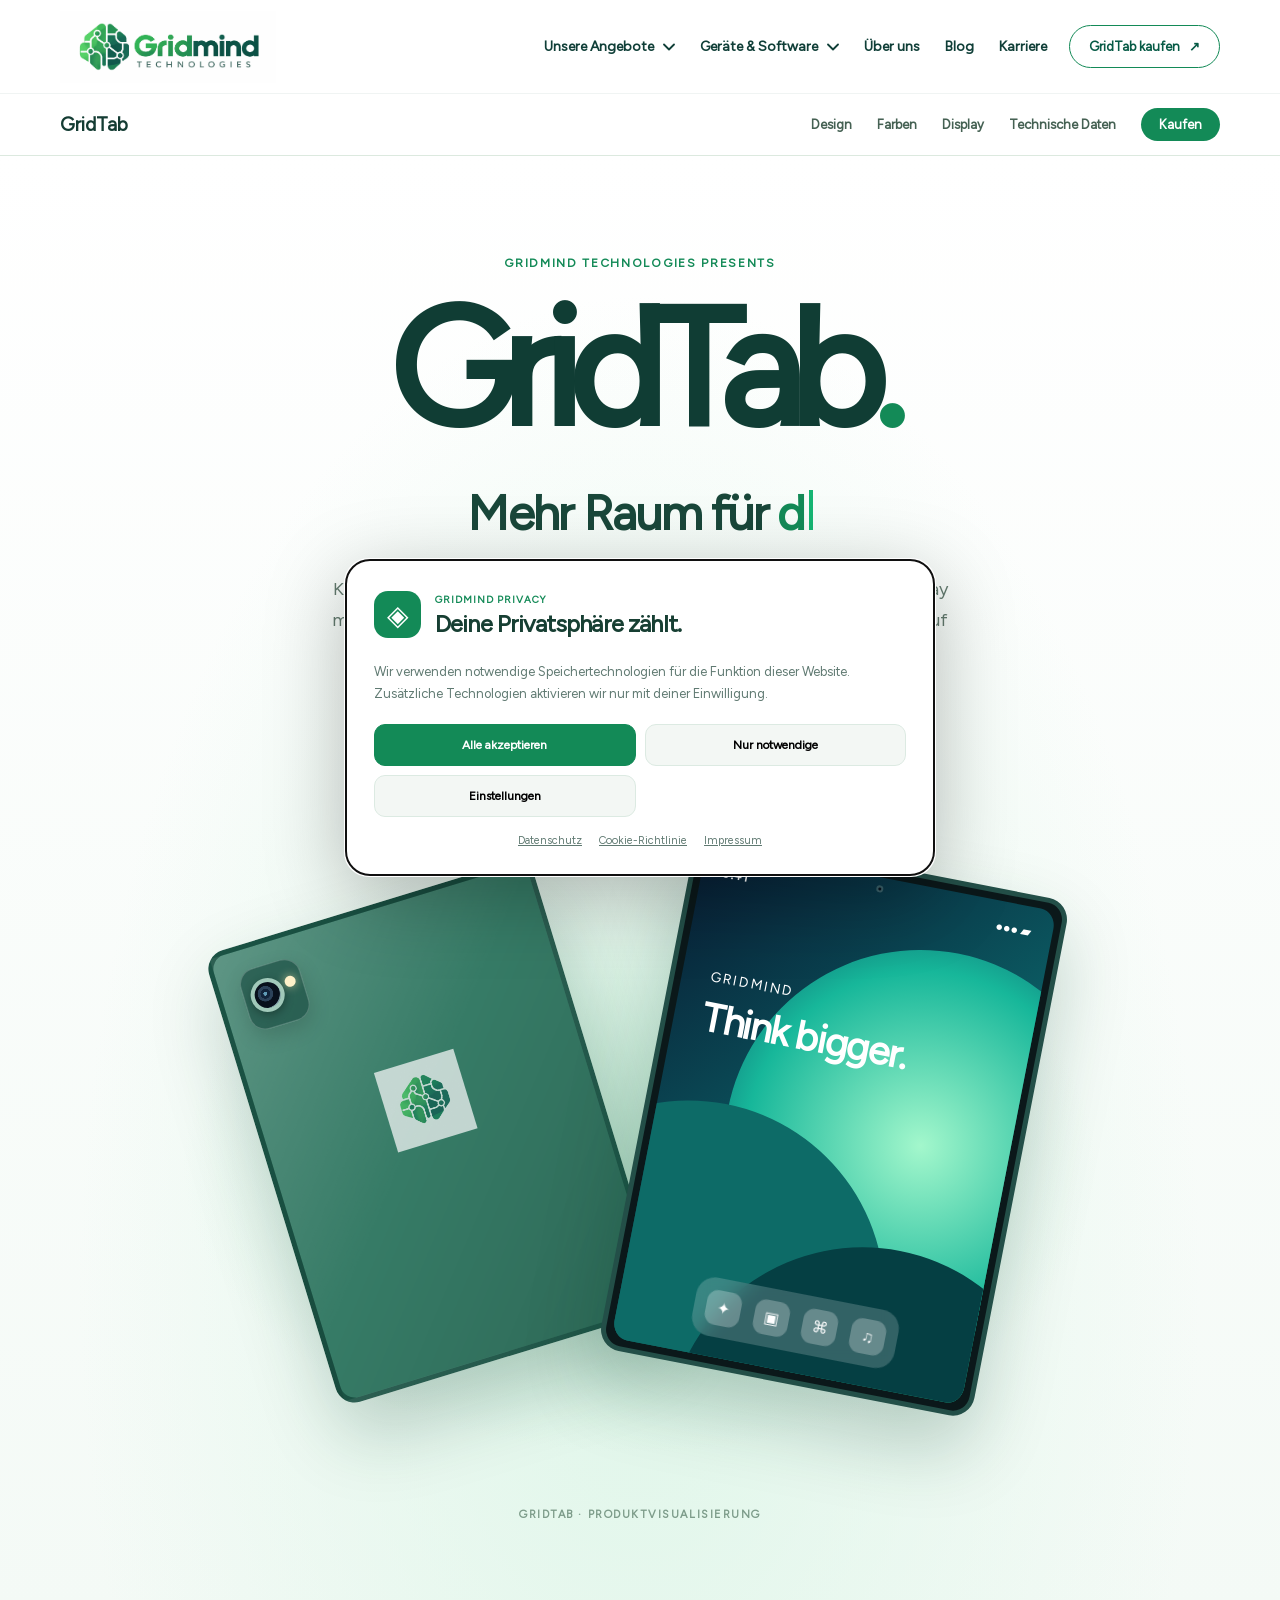
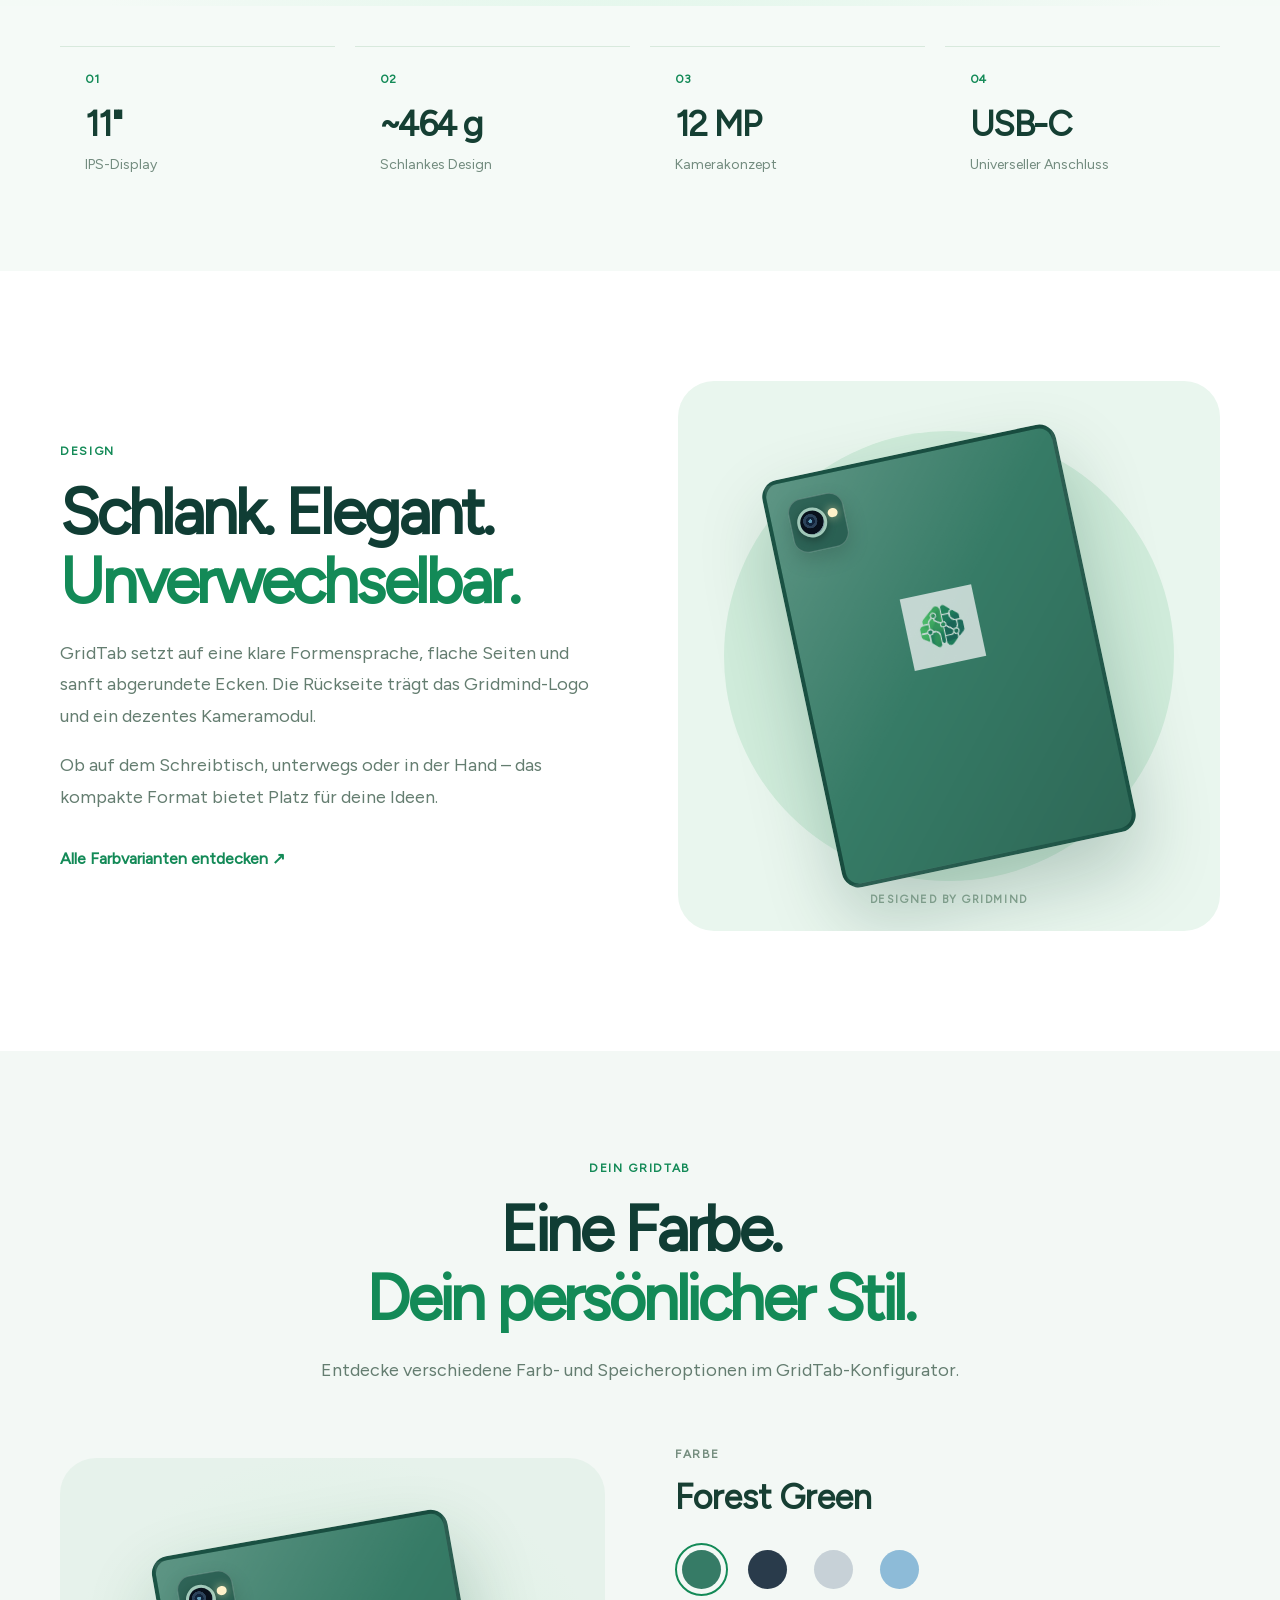
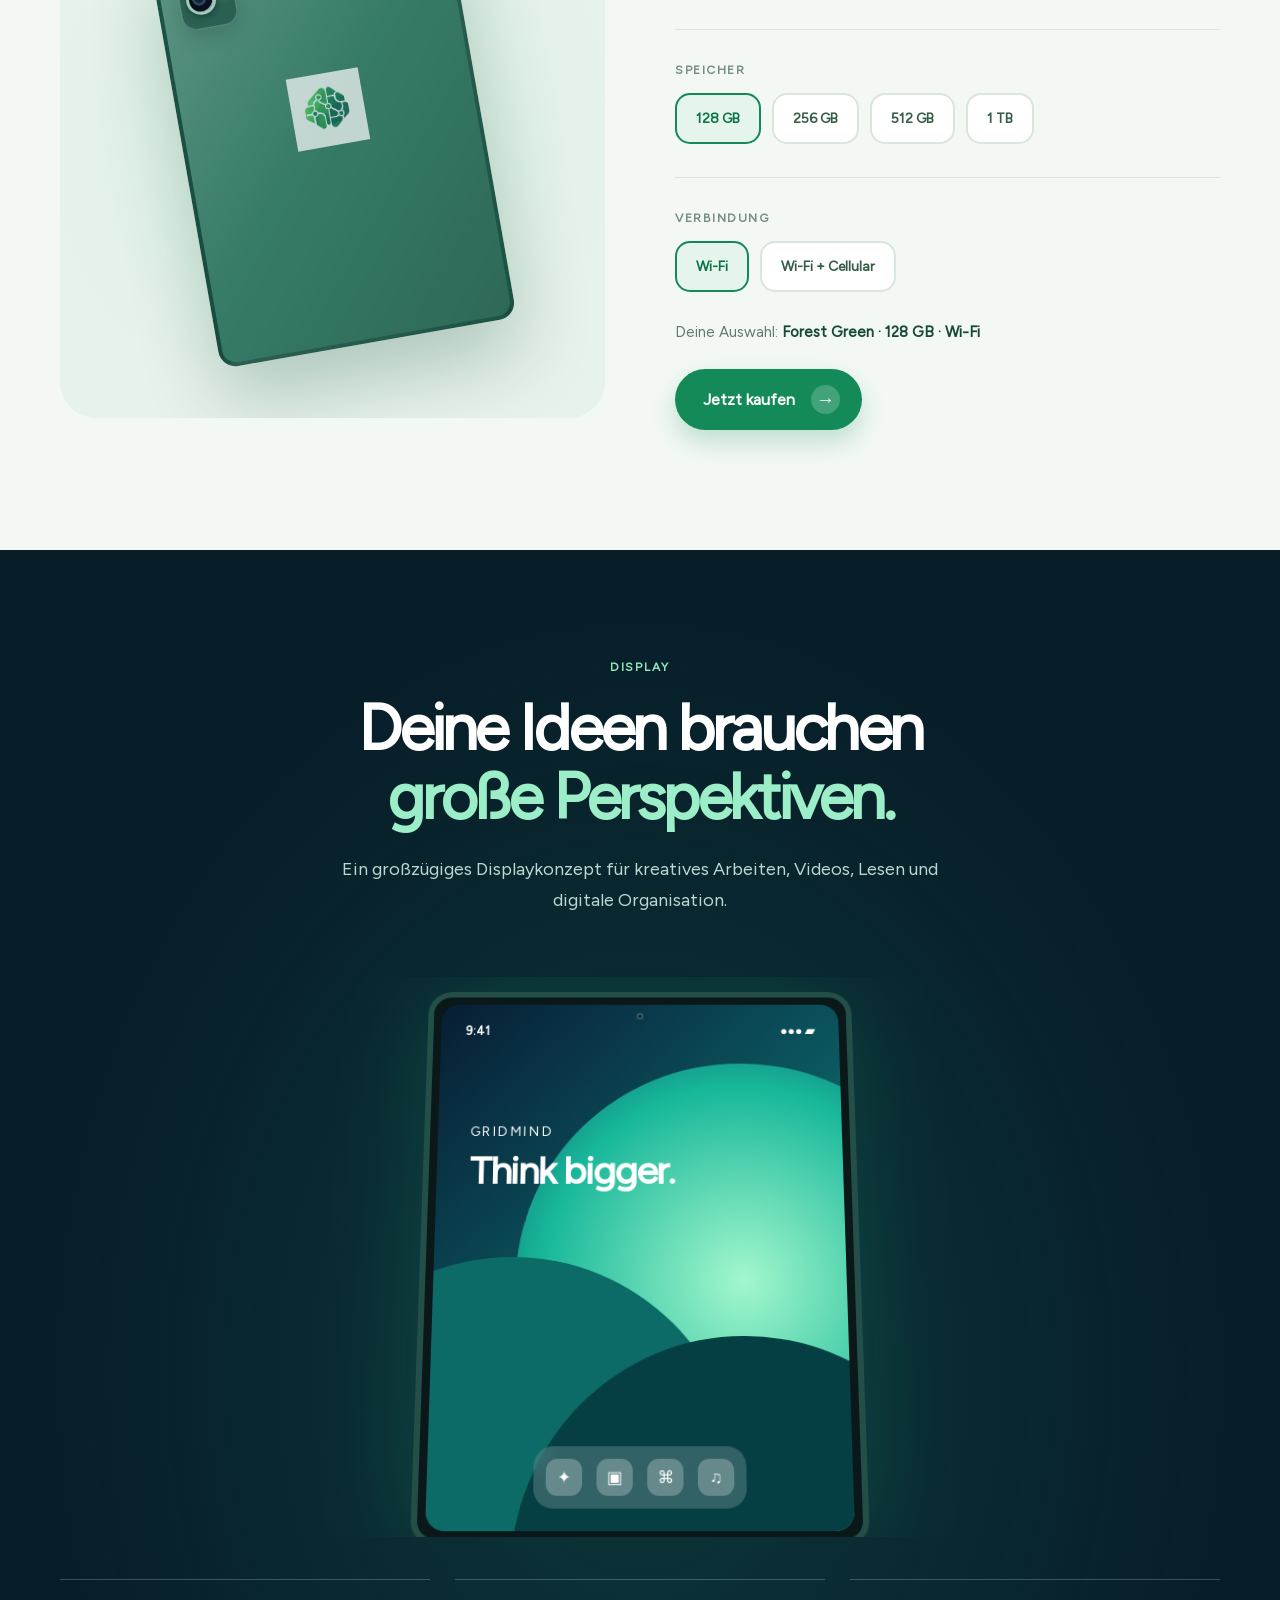
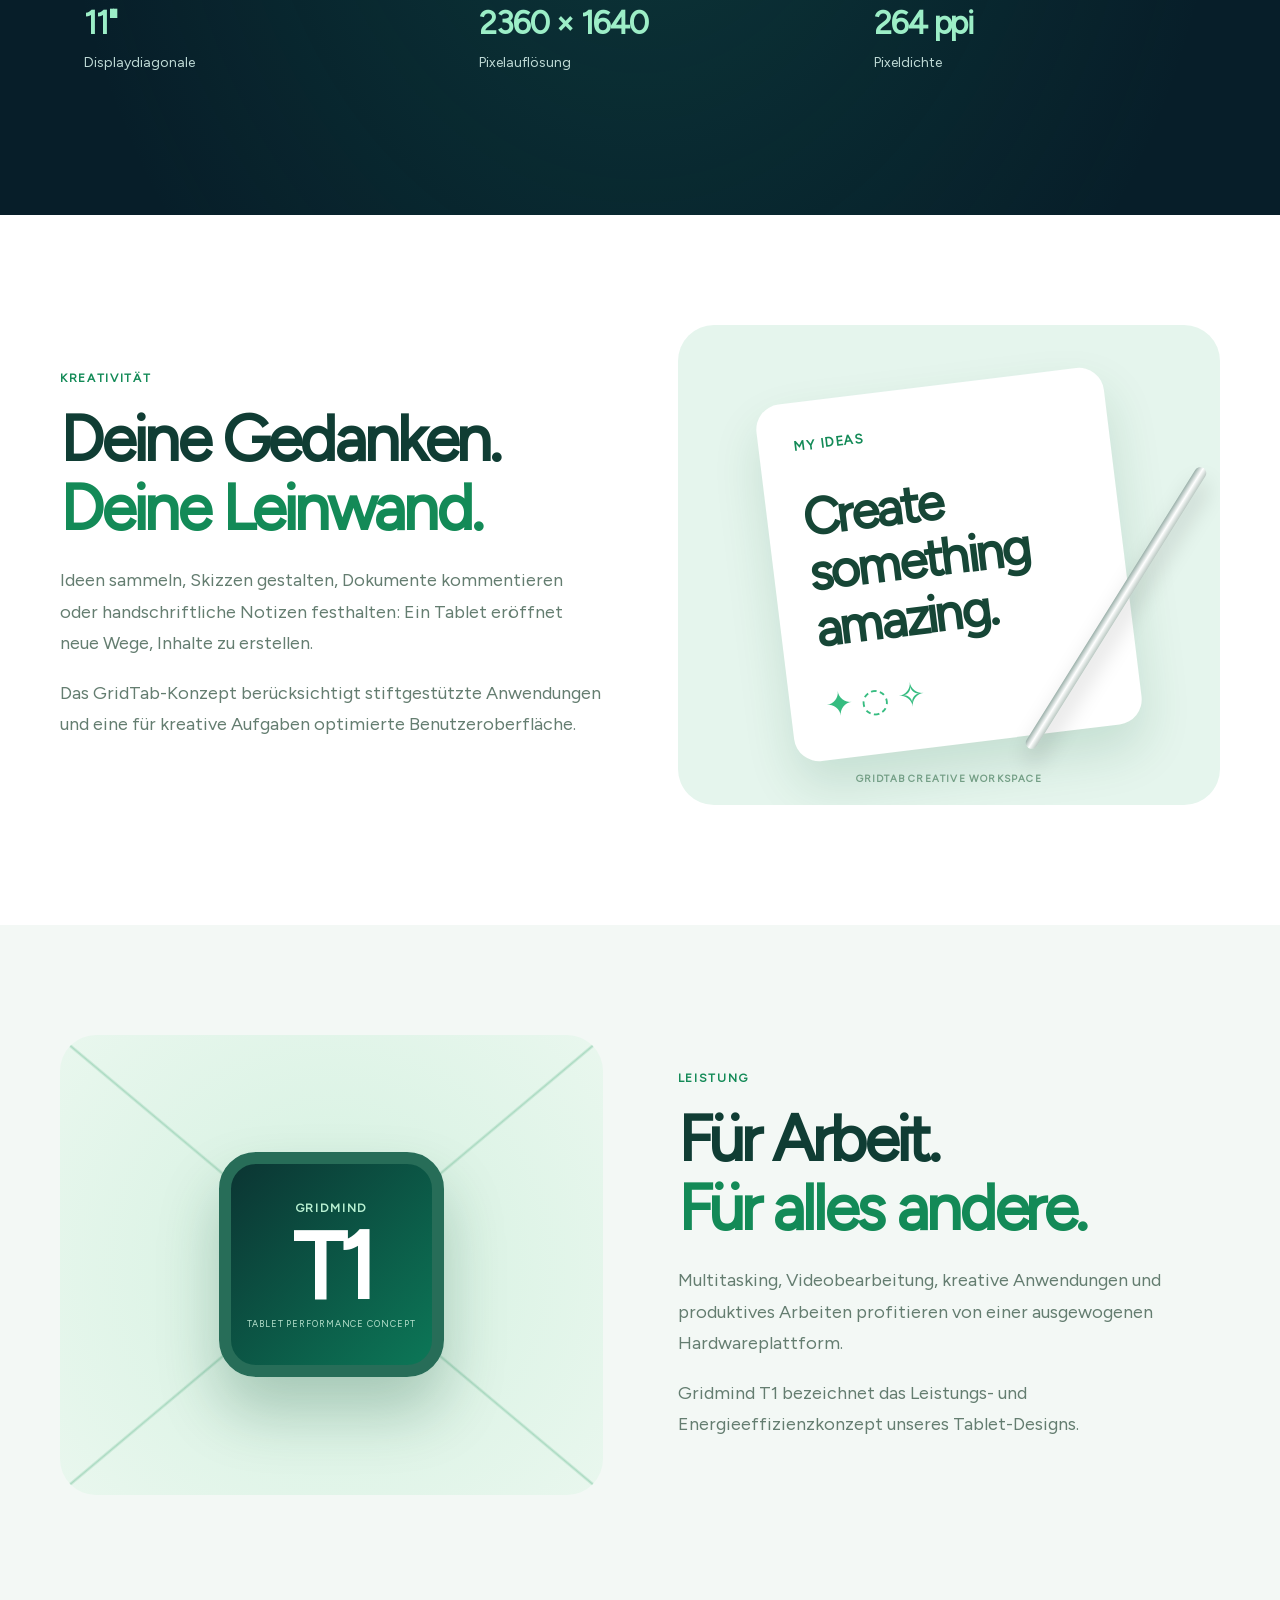
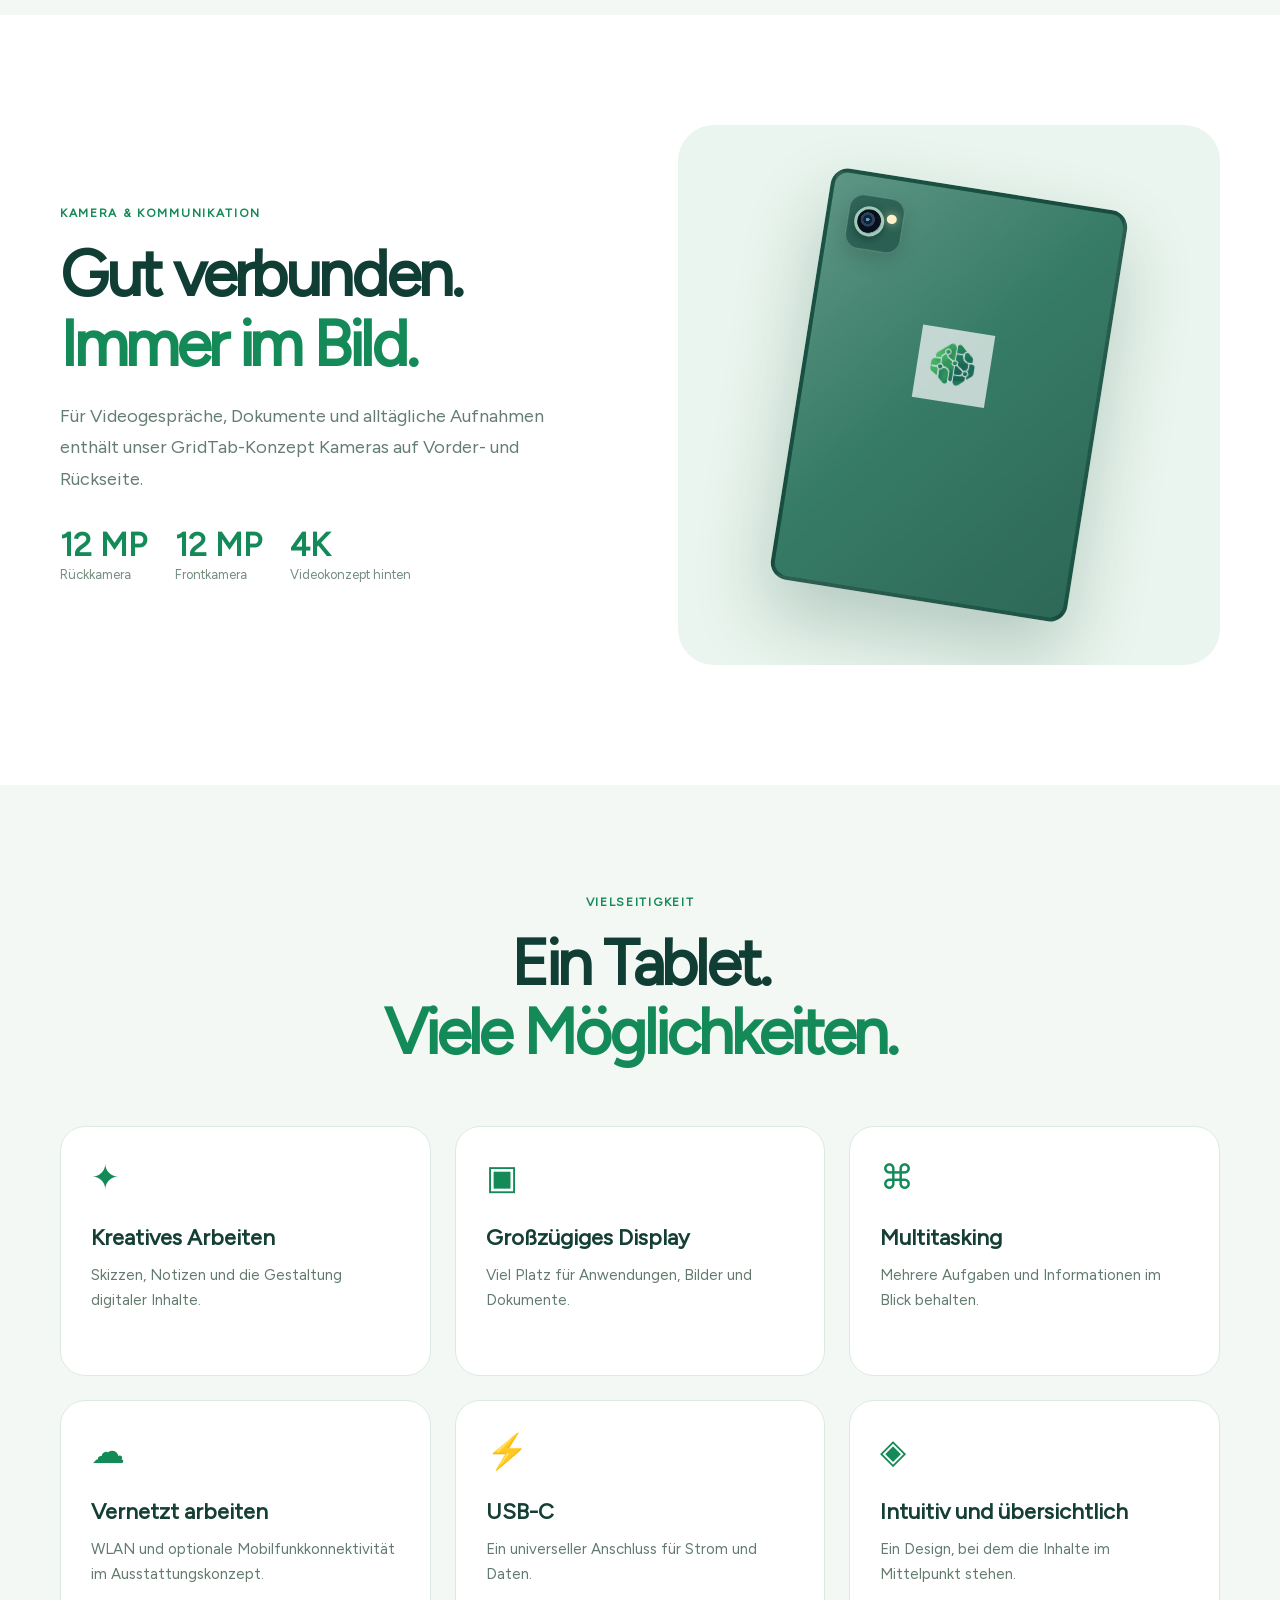
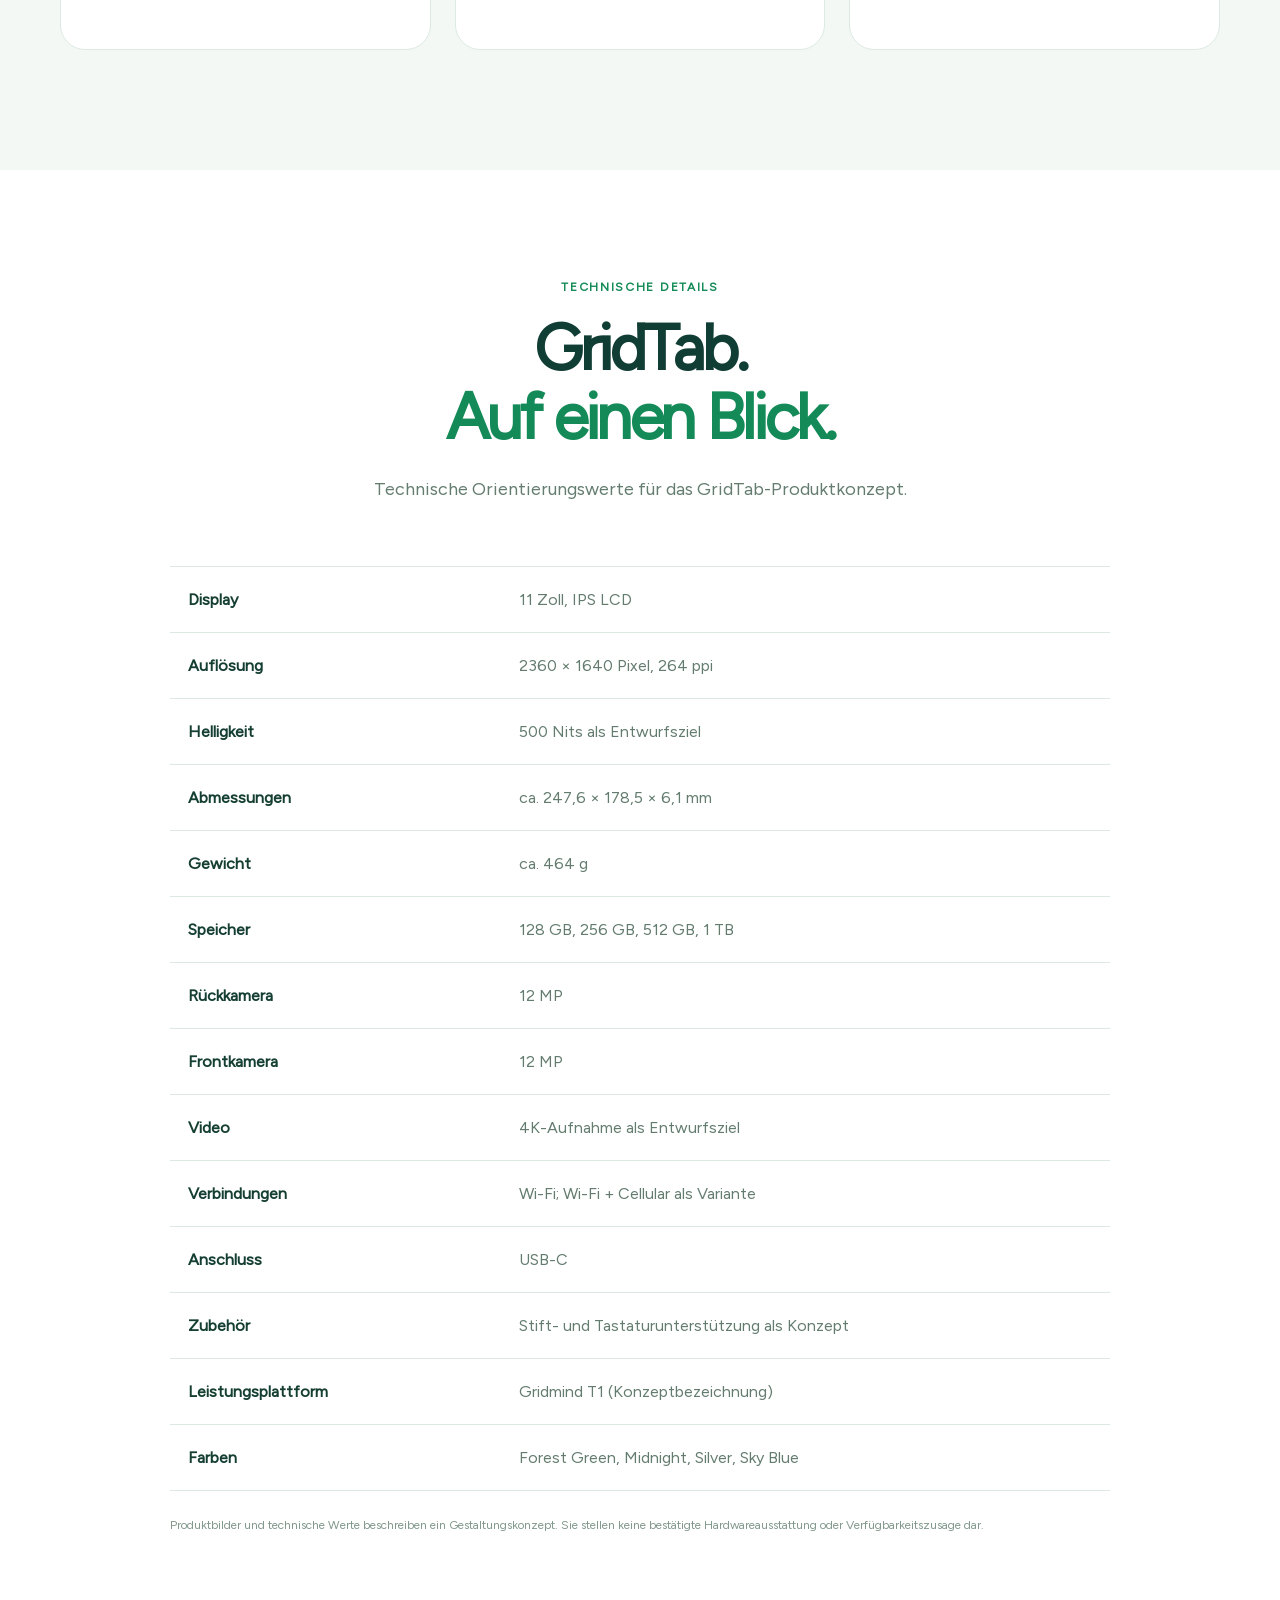
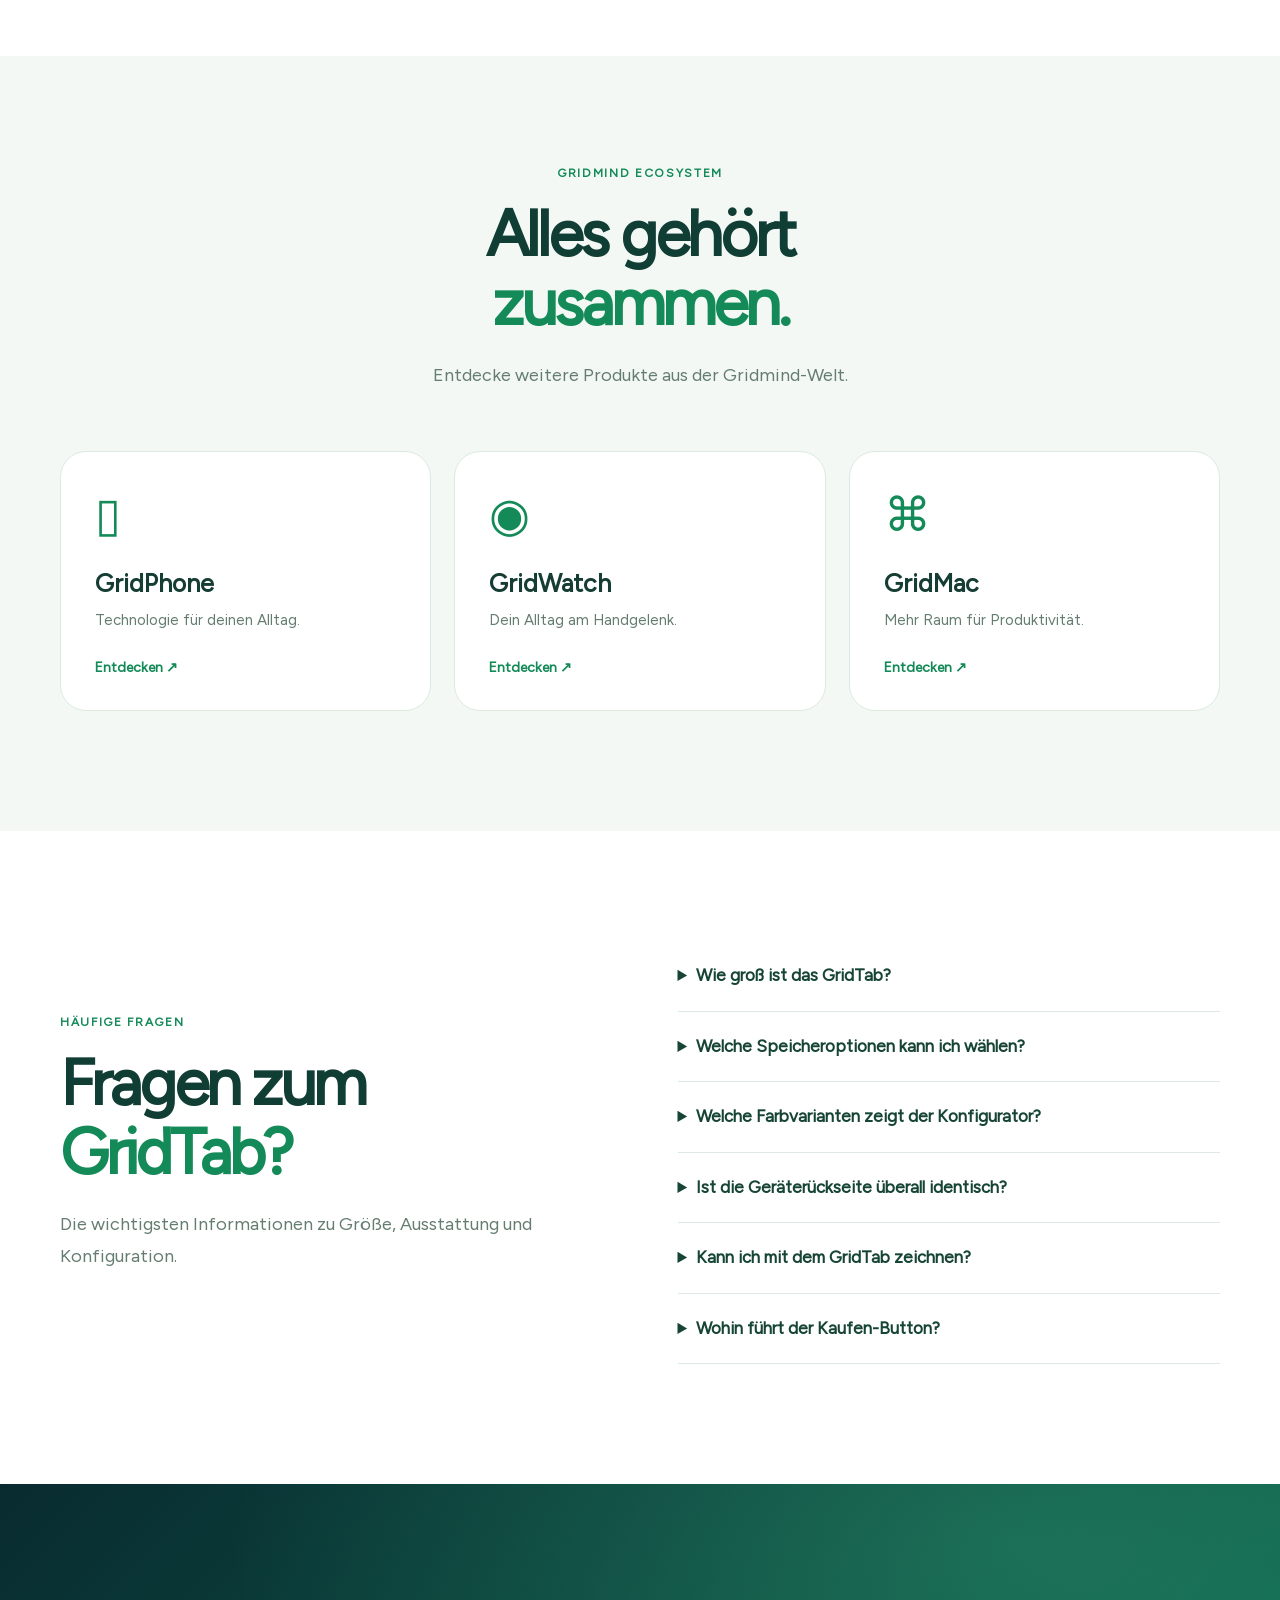
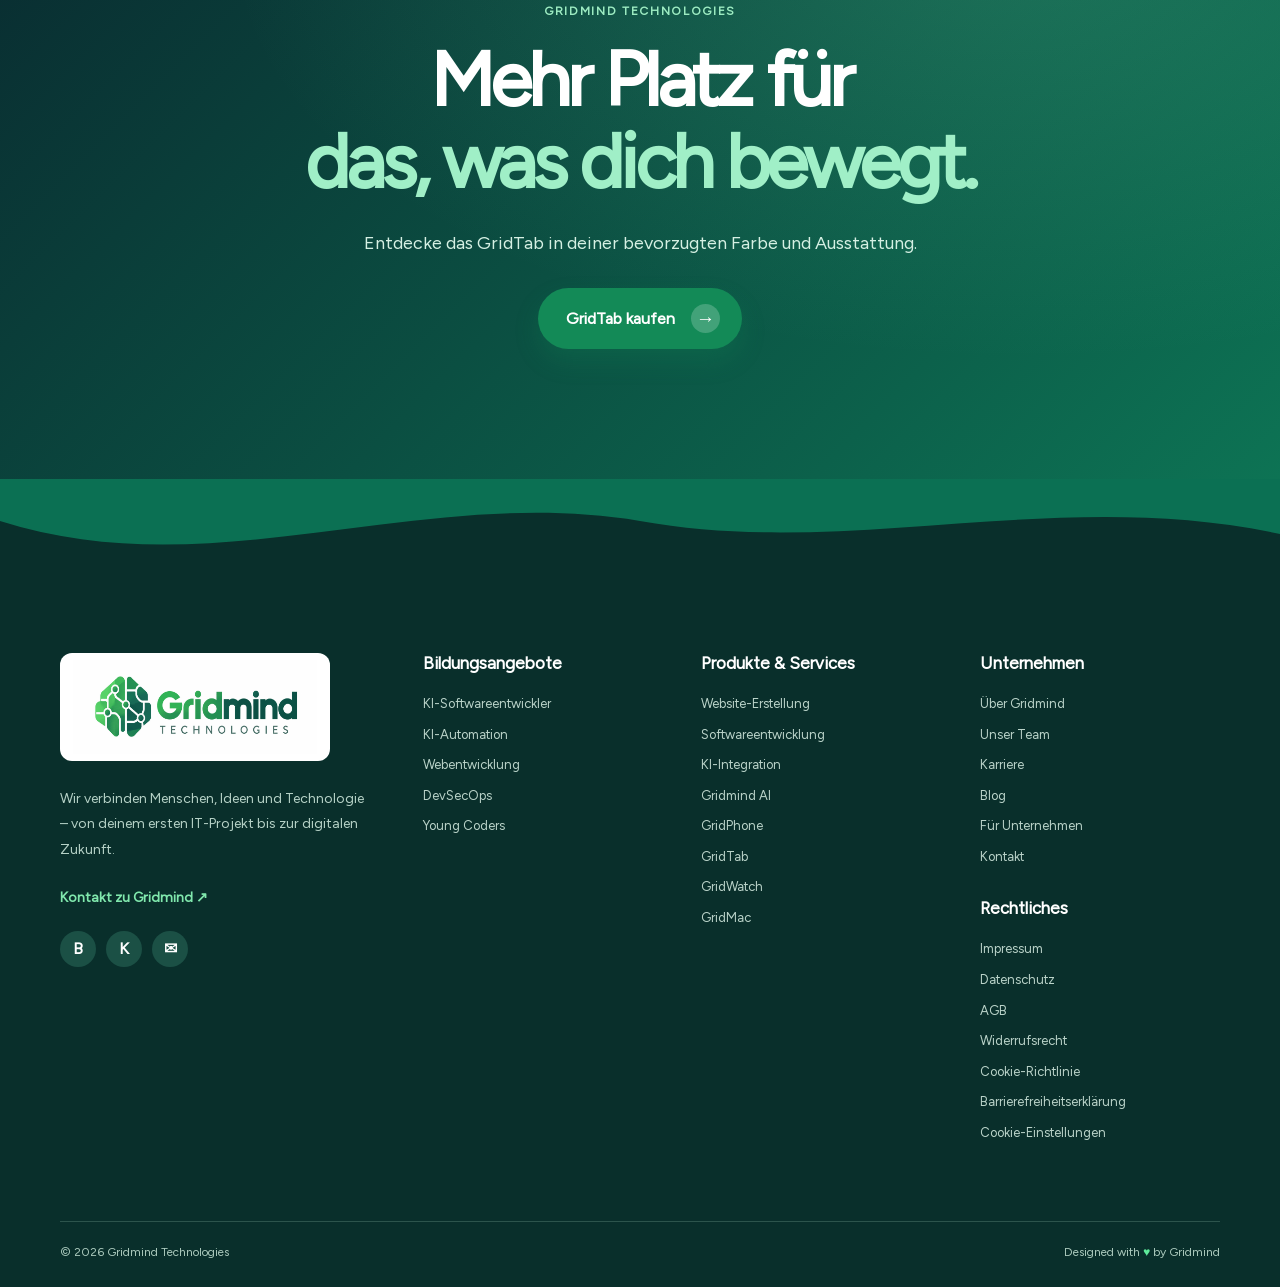
<file: produkte/gridtab.html>
<!DOCTYPE html>
<html lang="de">
<head>
  <meta charset="UTF-8">
  <meta name="viewport" content="width=device-width, initial-scale=1">
  <meta name="theme-color" content="#103d36">
  <meta name="description"
    content="GridTab von Gridmind Technologies. Ein vielseitiges Tablet-Konzept für Kreativität, Produktivität und Unterhaltung.">
  <title>GridTab | Gridmind Technologies</title>

  <link rel="icon" href="../assets/logo-icon.png" type="image/png">
  <link rel="stylesheet" href="../css/figtree.css">
  <link rel="stylesheet" href="../css/style.css">
  <link rel="stylesheet" href="../css/gridtab.css">
  <script src="../js/main.js" defer></script>
</head>

<body class="gridmind-gridtab">
<a href="#main-content" class="skip-link">Zum Hauptinhalt</a>

<!-- ==========================================
     GEMEINSAMER HEADER
     ========================================== -->
<header class="site-header" id="site-header">
  <div class="container header-inner">
    <a class="brand" href="../index.html"
       aria-label="Gridmind Technologies – Startseite">
      <img src="../assets/logo.png" width="280" height="94"
           alt="Gridmind Technologies">
    </a>

    <nav class="desktop-nav" aria-label="Hauptnavigation">
      <div class="nav-group">
        <button class="nav-trigger" type="button"
                aria-expanded="false" aria-controls="nav-offers">
          Unsere Angebote
          <svg viewBox="0 0 12 8" width="12" height="8"
               fill="none" aria-hidden="true">
            <path d="M1 1.5L6 6.5L11 1.5"
                  stroke="currentColor" stroke-width="1.8"
                  stroke-linecap="round" stroke-linejoin="round"/>
          </svg>
        </button>

        <div class="nav-dropdown" id="nav-offers">
          <span class="dropdown-title">Ausbildung & Karriere</span>
          <a href="../bildungsangebote/ki-softwareentwickler.html">KI-Softwareentwickler</a>
          <a href="../bildungsangebote/ki-automation.html">KI-Automation</a>
          <a href="../bildungsangebote/webentwicklung.html">Webentwicklung</a>
          <a href="../bildungsangebote/devsecops.html">DevSecOps</a>
          <a href="../bildungsangebote/young-coders.html">Young Coders</a>

          <span class="dropdown-title">Digitale Dienstleistungen</span>
          <a href="../services/websites.html">Websites erstellen lassen</a>
          <a href="../services/softwareentwicklung.html">Softwareentwicklung</a>
          <a href="../services/ki-integration.html">KI-Integration</a>
        </div>
      </div>

      <div class="nav-group">
        <button class="nav-trigger" type="button"
                aria-expanded="false" aria-controls="nav-devices">
          Geräte & Software
          <svg viewBox="0 0 12 8" width="12" height="8"
               fill="none" aria-hidden="true">
            <path d="M1 1.5L6 6.5L11 1.5"
                  stroke="currentColor" stroke-width="1.8"
                  stroke-linecap="round" stroke-linejoin="round"/>
          </svg>
        </button>

        <div class="nav-dropdown" id="nav-devices">
          <a href="../produkte/gridphone.html">GridPhone</a>
          <a href="../produkte/gridtab.html" aria-current="page">GridTab</a>
          <a href="../produkte/gridwatch.html">GridWatch</a>
          <a href="../produkte/gridmac.html">GridMac</a>
          <a href="../produkte/gridmind-ai.html">Gridmind AI</a>
        </div>
      </div>

      <a href="../unternehmen/ueber-uns.html">Über uns</a>
      <a href="../unternehmen/blog.html">Blog</a>
      <a href="../unternehmen/karriere.html">Karriere</a>
    </nav>

    <div class="header-actions">
      <a href="kaufen.html?produkt=gridtab" class="header-cta">
        GridTab kaufen <span aria-hidden="true">↗</span>
      </a>
      <button class="hamburger" id="hamburger" type="button"
              aria-label="Menü öffnen"
              aria-controls="mobile-menu"
              aria-expanded="false">
        <span></span><span></span><span></span>
      </button>
    </div>
  </div>

  <nav class="mobile-menu" id="mobile-menu" aria-label="Mobiles Menü">
    <div class="mobile-menu-inner">
      <a href="../index.html">Startseite</a>
      <details>
        <summary>Bildungsangebote</summary>
        <div class="mobile-submenu">
          <a href="../bildungsangebote/ki-softwareentwickler.html">KI-Softwareentwickler</a>
          <a href="../bildungsangebote/ki-automation.html">KI-Automation</a>
          <a href="../bildungsangebote/webentwicklung.html">Webentwicklung</a>
          <a href="../bildungsangebote/devsecops.html">DevSecOps</a>
          <a href="../bildungsangebote/young-coders.html">Young Coders</a>
        </div>
      </details>
      <details>
        <summary>Websites & Software</summary>
        <div class="mobile-submenu">
          <a href="../services/websites.html">Website-Erstellung</a>
          <a href="../services/softwareentwicklung.html">Softwareentwicklung</a>
          <a href="../services/ki-integration.html">KI-Integration</a>
        </div>
      </details>
      <details>
        <summary>Grid-Geräte</summary>
        <div class="mobile-submenu">
          <a href="../produkte/gridphone.html">GridPhone</a>
          <a href="../produkte/gridtab.html" aria-current="page">GridTab</a>
          <a href="../produkte/gridwatch.html">GridWatch</a>
          <a href="../produkte/gridmac.html">GridMac</a>
          <a href="../produkte/gridmind-ai.html">Gridmind AI</a>
        </div>
      </details>
      <a href="../unternehmen/ueber-uns.html">Über uns</a>
      <a href="../unternehmen/blog.html">Blog</a>
      <a href="../unternehmen/karriere.html">Karriere</a>
      <a href="../unternehmen/kontakt.html">Kontakt</a>
      <a href="kaufen.html?produkt=gridtab" class="mobile-cta">
        GridTab kaufen →
      </a>
    </div>
  </nav>
</header>

<main id="main-content">

  <!-- PRODUKTNAVIGATION -->
  <nav class="gt-subnav" aria-label="GridTab Produktnavigation">
    <div class="container gt-subnav-inner">
      <strong>GridTab</strong>
      <div>
        <a href="#design">Design</a>
        <a href="#farben">Farben</a>
        <a href="#display">Display</a>
        <a href="#technik">Technische Daten</a>
        <a href="kaufen.html?produkt=gridtab" class="gt-buy-small">
          Kaufen
        </a>
      </div>
    </div>
  </nav>

  <!-- ==========================================
       HERO
       ========================================== -->
  <section class="gt-hero">
    <div class="container gt-hero-inner">
      <span class="gt-eyebrow">GRIDMIND TECHNOLOGIES PRESENTS</span>

      <h1>GridTab<span>.</span></h1>

      <p class="gt-hero-slogan">
        Mehr Raum für
        <span id="gt-typewriter">deine Ideen.</span><i aria-hidden="true"></i>
      </p>

      <p class="gt-hero-description">
        Kreativität kennt keine Grenzen.
        GridTab verbindet ein großzügiges Display
        mit einem schlanken Design und einer
        Benutzeroberfläche, die sich ganz
        auf deine Inhalte konzentriert.
      </p>

      <div class="gt-hero-actions">
        <a href="kaufen.html?produkt=gridtab"
           class="btn btn-primary hero-button">
          GridTab kaufen
          <span class="arrow-circle" aria-hidden="true">→</span>
        </a>

        <a href="#entdecken" class="gt-inline-link">
          GridTab entdecken ↓
        </a>
      </div>

      <!-- EINHEITLICHE VORDER- UND RÜCKSEITE -->
      <div class="gt-hero-stage">
        <div class="gt-stage-glow"></div>

        <!-- RÜCKSEITE: IMMER .gt-device -->
        <div class="gt-device gt-back gt-hero-back">
          <div class="gt-camera">
            <span class="gt-lens"></span>
            <span class="gt-flash"></span>
          </div>
          <img class="gt-logo" src="../assets/logo-icon.png" alt="">
        </div>

        <!-- VORDERSEITE: IMMER .gt-device -->
        <div class="gt-device gt-front gt-hero-front">
          <div class="gt-screen">
            <span class="gt-front-camera"></span>
            <div class="gt-screen-status">
              <span>9:41</span>
              <span>●●● ▰</span>
            </div>
            <div class="gt-wallpaper">
              <span class="gt-wallpaper-orb gt-orb-one"></span>
              <span class="gt-wallpaper-orb gt-orb-two"></span>
              <span class="gt-wallpaper-orb gt-orb-three"></span>
            </div>
            <div class="gt-screen-title">
              <small>GRIDMIND</small>
              <strong>Think bigger.</strong>
            </div>
            <div class="gt-screen-dock">
              <span>✦</span><span>▣</span><span>⌘</span><span>♫</span>
            </div>
          </div>
        </div>

        <span class="gt-stage-caption">
          GRIDTAB · PRODUKTVISUALISIERUNG
        </span>
      </div>
    </div>
  </section>

  <!-- KURZÜBERBLICK -->
  <section class="gt-highlights" id="entdecken">
    <div class="container gt-highlight-grid">
      <article><span>01</span><strong>11"</strong><p>IPS-Display</p></article>
      <article><span>02</span><strong>~464 g</strong><p>Schlankes Design</p></article>
      <article><span>03</span><strong>12 MP</strong><p>Kamerakonzept</p></article>
      <article><span>04</span><strong>USB-C</strong><p>Universeller Anschluss</p></article>
    </div>
  </section>

  <!-- ==========================================
       DESIGN
       ========================================== -->
  <section class="gt-section gt-design" id="design">
    <div class="container gt-split">
      <div class="gt-section-copy">
        <span class="gt-eyebrow">DESIGN</span>
        <h2>Schlank. Elegant.<br><em>Unverwechselbar.</em></h2>
        <p>
          GridTab setzt auf eine klare Formensprache,
          flache Seiten und sanft abgerundete Ecken.
          Die Rückseite trägt das Gridmind-Logo
          und ein dezentes Kameramodul.
        </p>
        <p>
          Ob auf dem Schreibtisch, unterwegs oder
          in der Hand – das kompakte Format
          bietet Platz für deine Ideen.
        </p>
        <a href="#farben" class="gt-inline-link">
          Alle Farbvarianten entdecken ↗
        </a>
      </div>

      <div class="gt-design-stage">
        <div class="gt-design-circle"></div>

        <!-- EXAKT DIESELBE RÜCKSEITENKOMPONENTE -->
        <div class="gt-device gt-back gt-design-device">
          <div class="gt-camera">
            <span class="gt-lens"></span>
            <span class="gt-flash"></span>
          </div>
          <img class="gt-logo" src="../assets/logo-icon.png" alt="">
        </div>

        <span class="gt-stage-caption">DESIGNED BY GRIDMIND</span>
      </div>
    </div>
  </section>

  <!-- ==========================================
       FARBEN & SPEICHER
       ========================================== -->
  <section class="gt-section gt-colors" id="farben">
    <div class="container">
      <div class="gt-heading">
        <span class="gt-eyebrow">DEIN GRIDTAB</span>
        <h2>Eine Farbe.<br><em>Dein persönlicher Stil.</em></h2>
        <p>Entdecke verschiedene Farb- und Speicheroptionen im GridTab-Konfigurator.</p>
      </div>

      <div class="gt-config-layout">
        <div class="gt-config-stage">

          <!-- WIEDER EXAKT DIESELBE RÜCKSEITE -->
          <div class="gt-device gt-back gt-config-device">
            <div class="gt-camera">
              <span class="gt-lens"></span>
              <span class="gt-flash"></span>
            </div>
            <img class="gt-logo" src="../assets/logo-icon.png" alt="">
          </div>
        </div>

        <div class="gt-config">
          <span class="gt-config-label">FARBE</span>
          <h3 id="gt-color-name">Forest Green</h3>

          <div class="gt-swatches" role="group" aria-label="GridTab Farbwahl">
            <button type="button" class="gt-swatch is-selected"
                    data-gt-color="forest" aria-pressed="true"
                    aria-label="Forest Green" title="Forest Green">
              <span></span>
            </button>
            <button type="button" class="gt-swatch"
                    data-gt-color="midnight" aria-pressed="false"
                    aria-label="Midnight" title="Midnight">
              <span></span>
            </button>
            <button type="button" class="gt-swatch"
                    data-gt-color="silver" aria-pressed="false"
                    aria-label="Silver" title="Silver">
              <span></span>
            </button>
            <button type="button" class="gt-swatch"
                    data-gt-color="sky" aria-pressed="false"
                    aria-label="Sky Blue" title="Sky Blue">
              <span></span>
            </button>
          </div>

          <div class="gt-divider"></div>

          <span class="gt-config-label">SPEICHER</span>

          <div class="gt-storage-options" role="group"
               aria-label="GridTab Speicherwahl">
            <button type="button" class="gt-storage is-selected"
                    data-gt-storage="128" aria-pressed="true">128 GB</button>
            <button type="button" class="gt-storage"
                    data-gt-storage="256" aria-pressed="false">256 GB</button>
            <button type="button" class="gt-storage"
                    data-gt-storage="512" aria-pressed="false">512 GB</button>
            <button type="button" class="gt-storage"
                    data-gt-storage="1024" aria-pressed="false">1 TB</button>
          </div>

          <div class="gt-divider"></div>

          <span class="gt-config-label">VERBINDUNG</span>

          <div class="gt-network-options" role="group"
               aria-label="GridTab Verbindung">
            <button type="button" class="gt-network is-selected"
                    data-gt-network="wifi" aria-pressed="true">Wi-Fi</button>
            <button type="button" class="gt-network"
                    data-gt-network="cellular" aria-pressed="false">
              Wi-Fi + Cellular
            </button>
          </div>

          <p class="gt-selection">
            Deine Auswahl:
            <strong id="gt-selection">
              Forest Green · 128 GB · Wi-Fi
            </strong>
          </p>

          <a href="kaufen.html?produkt=gridtab"
             id="gt-config-buy"
             class="btn btn-primary hero-button">
            Jetzt kaufen
            <span class="arrow-circle" aria-hidden="true">→</span>
          </a>
        </div>
      </div>
    </div>
  </section>

  <!-- ==========================================
       DISPLAY
       ========================================== -->
  <section class="gt-section gt-display" id="display">
    <div class="container">
      <div class="gt-heading gt-heading-dark">
        <span class="gt-eyebrow">DISPLAY</span>
        <h2>Deine Ideen brauchen<br><em>große Perspektiven.</em></h2>
        <p>
          Ein großzügiges Displaykonzept für
          kreatives Arbeiten, Videos, Lesen
          und digitale Organisation.
        </p>
      </div>

      <div class="gt-display-stage">
        <!-- ERNEUT DIE GEMEINSAME VORDERSEITE -->
        <div class="gt-device gt-front gt-display-device">
          <div class="gt-screen">
            <span class="gt-front-camera"></span>
            <div class="gt-screen-status">
              <span>9:41</span>
              <span>●●● ▰</span>
            </div>
            <div class="gt-wallpaper">
              <span class="gt-wallpaper-orb gt-orb-one"></span>
              <span class="gt-wallpaper-orb gt-orb-two"></span>
              <span class="gt-wallpaper-orb gt-orb-three"></span>
            </div>
            <div class="gt-screen-title">
              <small>GRIDMIND</small>
              <strong>Think bigger.</strong>
            </div>
            <div class="gt-screen-dock">
              <span>✦</span><span>▣</span><span>⌘</span><span>♫</span>
            </div>
          </div>
        </div>
      </div>

      <div class="gt-display-stats">
        <article><strong>11"</strong><span>Displaydiagonale</span></article>
        <article><strong>2360 × 1640</strong><span>Pixelauflösung</span></article>
        <article><strong>264 ppi</strong><span>Pixeldichte</span></article>
      </div>
    </div>
  </section>

  <!-- ==========================================
       KREATIVITÄT
       ========================================== -->
  <section class="gt-section gt-creativity">
    <div class="container gt-split">
      <div class="gt-section-copy">
        <span class="gt-eyebrow">KREATIVITÄT</span>
        <h2>Deine Gedanken.<br><em>Deine Leinwand.</em></h2>
        <p>
          Ideen sammeln, Skizzen gestalten,
          Dokumente kommentieren oder
          handschriftliche Notizen festhalten:
          Ein Tablet eröffnet neue Wege,
          Inhalte zu erstellen.
        </p>
        <p>
          Das GridTab-Konzept berücksichtigt
          stiftgestützte Anwendungen und
          eine für kreative Aufgaben
          optimierte Benutzeroberfläche.
        </p>
      </div>

      <div class="gt-creative-art">
        <div class="gt-creative-sheet">
          <small>MY IDEAS</small>
          <strong>Create<br>something<br>amazing.</strong>
          <div class="gt-creative-doodle">✦ ◌ ✧</div>
        </div>
        <div class="gt-stylus"></div>
        <span>GRIDTAB CREATIVE WORKSPACE</span>
      </div>
    </div>
  </section>

  <!-- ==========================================
       PERFORMANCE
       ========================================== -->
  <section class="gt-section gt-performance">
    <div class="container gt-split">
      <div class="gt-performance-art">
        <div class="gt-chip-lines"></div>
        <div class="gt-chip">
          <small>GRIDMIND</small>
          <strong>T1</strong>
          <span>TABLET PERFORMANCE CONCEPT</span>
        </div>
      </div>

      <div class="gt-section-copy">
        <span class="gt-eyebrow">LEISTUNG</span>
        <h2>Für Arbeit.<br><em>Für alles andere.</em></h2>
        <p>
          Multitasking, Videobearbeitung,
          kreative Anwendungen und produktives
          Arbeiten profitieren von
          einer ausgewogenen Hardwareplattform.
        </p>
        <p>
          Gridmind T1 bezeichnet das Leistungs-
          und Energieeffizienzkonzept
          unseres Tablet-Designs.
        </p>
      </div>
    </div>
  </section>

  <!-- ==========================================
       KAMERA / VIDEOKONFERENZEN
       ========================================== -->
  <section class="gt-section gt-camera-section">
    <div class="container gt-split">
      <div class="gt-section-copy">
        <span class="gt-eyebrow">KAMERA & KOMMUNIKATION</span>
        <h2>Gut verbunden.<br><em>Immer im Bild.</em></h2>
        <p>
          Für Videogespräche, Dokumente und
          alltägliche Aufnahmen enthält unser
          GridTab-Konzept Kameras auf
          Vorder- und Rückseite.
        </p>

        <div class="gt-camera-stats">
          <article><strong>12 MP</strong><span>Rückkamera</span></article>
          <article><strong>12 MP</strong><span>Frontkamera</span></article>
          <article><strong>4K</strong><span>Videokonzept hinten</span></article>
        </div>
      </div>

      <div class="gt-camera-stage">
        <!-- GLEICHE RÜCKSEITE -->
        <div class="gt-device gt-back gt-camera-device">
          <div class="gt-camera">
            <span class="gt-lens"></span>
            <span class="gt-flash"></span>
          </div>
          <img class="gt-logo" src="../assets/logo-icon.png" alt="">
        </div>
      </div>
    </div>
  </section>

  <!-- ==========================================
       FEATURES
       ========================================== -->
  <section class="gt-section gt-features">
    <div class="container">
      <div class="gt-heading">
        <span class="gt-eyebrow">VIELSEITIGKEIT</span>
        <h2>Ein Tablet.<br><em>Viele Möglichkeiten.</em></h2>
      </div>

      <div class="gt-feature-grid">
        <article>
          <span>✦</span>
          <h3>Kreatives Arbeiten</h3>
          <p>Skizzen, Notizen und die Gestaltung digitaler Inhalte.</p>
        </article>
        <article>
          <span>▣</span>
          <h3>Großzügiges Display</h3>
          <p>Viel Platz für Anwendungen, Bilder und Dokumente.</p>
        </article>
        <article>
          <span>⌘</span>
          <h3>Multitasking</h3>
          <p>Mehrere Aufgaben und Informationen im Blick behalten.</p>
        </article>
        <article>
          <span>☁</span>
          <h3>Vernetzt arbeiten</h3>
          <p>WLAN und optionale Mobilfunkkonnektivität im Ausstattungskonzept.</p>
        </article>
        <article>
          <span>⚡</span>
          <h3>USB-C</h3>
          <p>Ein universeller Anschluss für Strom und Daten.</p>
        </article>
        <article>
          <span>◈</span>
          <h3>Intuitiv und übersichtlich</h3>
          <p>Ein Design, bei dem die Inhalte im Mittelpunkt stehen.</p>
        </article>
      </div>
    </div>
  </section>

  <!-- ==========================================
       TECHNISCHE DATEN
       ========================================== -->
  <section class="gt-section gt-specs" id="technik">
    <div class="container">
      <div class="gt-heading">
        <span class="gt-eyebrow">TECHNISCHE DETAILS</span>
        <h2>GridTab.<br><em>Auf einen Blick.</em></h2>
        <p>Technische Orientierungswerte für das GridTab-Produktkonzept.</p>
      </div>

      <div class="gt-spec-table">
        <div class="gt-spec-row"><strong>Display</strong><span>11 Zoll, IPS LCD</span></div>
        <div class="gt-spec-row"><strong>Auflösung</strong><span>2360 × 1640 Pixel, 264 ppi</span></div>
        <div class="gt-spec-row"><strong>Helligkeit</strong><span>500 Nits als Entwurfsziel</span></div>
        <div class="gt-spec-row"><strong>Abmessungen</strong><span>ca. 247,6 × 178,5 × 6,1 mm</span></div>
        <div class="gt-spec-row"><strong>Gewicht</strong><span>ca. 464 g</span></div>
        <div class="gt-spec-row"><strong>Speicher</strong><span>128 GB, 256 GB, 512 GB, 1 TB</span></div>
        <div class="gt-spec-row"><strong>Rückkamera</strong><span>12 MP</span></div>
        <div class="gt-spec-row"><strong>Frontkamera</strong><span>12 MP</span></div>
        <div class="gt-spec-row"><strong>Video</strong><span>4K-Aufnahme als Entwurfsziel</span></div>
        <div class="gt-spec-row"><strong>Verbindungen</strong><span>Wi-Fi; Wi-Fi + Cellular als Variante</span></div>
        <div class="gt-spec-row"><strong>Anschluss</strong><span>USB-C</span></div>
        <div class="gt-spec-row"><strong>Zubehör</strong><span>Stift- und Tastaturunterstützung als Konzept</span></div>
        <div class="gt-spec-row"><strong>Leistungsplattform</strong><span>Gridmind T1 (Konzeptbezeichnung)</span></div>
        <div class="gt-spec-row"><strong>Farben</strong><span>Forest Green, Midnight, Silver, Sky Blue</span></div>
      </div>

      <p class="gt-spec-note">
        Produktbilder und technische Werte beschreiben ein Gestaltungskonzept.
        Sie stellen keine bestätigte Hardwareausstattung oder Verfügbarkeitszusage dar.
      </p>
    </div>
  </section>

  <!-- ==========================================
       GRIDMIND ÖKOSYSTEM
       ========================================== -->
  <section class="gt-section gt-ecosystem">
    <div class="container">
      <div class="gt-heading">
        <span class="gt-eyebrow">GRIDMIND ECOSYSTEM</span>
        <h2>Alles gehört<br><em>zusammen.</em></h2>
        <p>Entdecke weitere Produkte aus der Gridmind-Welt.</p>
      </div>

      <div class="gt-ecosystem-grid">
        <a href="../produkte/gridphone.html">
          <span>▯</span>
          <h3>GridPhone</h3>
          <p>Technologie für deinen Alltag.</p>
          <strong>Entdecken ↗</strong>
        </a>
        <a href="../produkte/gridwatch.html">
          <span>◉</span>
          <h3>GridWatch</h3>
          <p>Dein Alltag am Handgelenk.</p>
          <strong>Entdecken ↗</strong>
        </a>
        <a href="../produkte/gridmac.html">
          <span>⌘</span>
          <h3>GridMac</h3>
          <p>Mehr Raum für Produktivität.</p>
          <strong>Entdecken ↗</strong>
        </a>
      </div>
    </div>
  </section>

  <!-- ==========================================
       FAQ
       ========================================== -->
  <section class="gt-section gt-faq" id="faq">
    <div class="container gt-split">
      <div class="gt-section-copy">
        <span class="gt-eyebrow">HÄUFIGE FRAGEN</span>
        <h2>Fragen zum<br><em>GridTab?</em></h2>
        <p>Die wichtigsten Informationen zu Größe, Ausstattung und Konfiguration.</p>
      </div>

      <div class="gt-faq-list">
        <details>
          <summary>Wie groß ist das GridTab?</summary>
          <p>Das GridTab-Konzept orientiert sich an einem 11-Zoll-Tablet mit Abmessungen von ungefähr 247,6 × 178,5 × 6,1 mm.</p>
        </details>
        <details>
          <summary>Welche Speicheroptionen kann ich wählen?</summary>
          <p>Im Konfigurator stehen 128 GB, 256 GB, 512 GB und 1 TB zur Auswahl.</p>
        </details>
        <details>
          <summary>Welche Farbvarianten zeigt der Konfigurator?</summary>
          <p>Forest Green, Midnight, Silver und Sky Blue. Die Vorschau passt die Farbe aller dargestellten Rückseiten an.</p>
        </details>
        <details>
          <summary>Ist die Geräterückseite überall identisch?</summary>
          <p>Ja. Hero, Designbereich, Kamerabereich und Konfigurator verwenden denselben Aufbau für Gehäuse, Kamera und Gridmind-Logo.</p>
        </details>
        <details>
          <summary>Kann ich mit dem GridTab zeichnen?</summary>
          <p>Das Gestaltungskonzept umfasst die Unterstützung kreativer Anwendungen und die Möglichkeit einer Stiftintegration.</p>
        </details>
        <details>
          <summary>Wohin führt der Kaufen-Button?</summary>
          <p>Alle Kaufen-Buttons führen zur zentralen Gridmind-Kaufseite unter produkte/kaufen.html. Die ausgewählte Variante wird über URL-Parameter übertragen.</p>
        </details>
      </div>
    </div>
  </section>

  <!-- FINAL CTA -->
  <section class="gt-final">
    <div class="container gt-final-inner">
      <span class="gt-eyebrow">GRIDMIND TECHNOLOGIES</span>
      <h2>Mehr Platz für<br><em>das, was dich bewegt.</em></h2>
      <p>Entdecke das GridTab in deiner bevorzugten Farbe und Ausstattung.</p>

      <a href="kaufen.html?produkt=gridtab"
         class="btn btn-primary hero-button">
        GridTab kaufen
        <span class="arrow-circle" aria-hidden="true">→</span>
      </a>
    </div>
  </section>

</main>

<!-- ==========================================
     GEMEINSAMER GRIDMIND FOOTER
     ========================================== -->
<footer class="site-footer">
  <svg class="footer-wave" viewBox="0 0 1440 125"
       preserveAspectRatio="none" aria-hidden="true">
    <path d="M0 42C240 110 470 5 720 42C955 80 1190 7 1440 55V125H0Z"
          fill="#092f2b"/>
  </svg>

  <div class="footer-main">
    <div class="container footer-grid">
      <div class="footer-brand">
        <a href="../index.html" class="footer-logo">
          <img src="../assets/logo.png" width="280" height="94"
               alt="Gridmind Technologies">
        </a>
        <p>Wir verbinden Menschen, Ideen und Technologie – von deinem ersten IT-Projekt bis zur digitalen Zukunft.</p>
        <a href="../unternehmen/kontakt.html" class="footer-contact">
          Kontakt zu Gridmind ↗
        </a>
        <div class="footer-social" aria-label="Weitere Informationen">
          <a href="../unternehmen/blog.html" aria-label="Gridmind Blog">B</a>
          <a href="../unternehmen/karriere.html" aria-label="Gridmind Karriere">K</a>
          <a href="../unternehmen/kontakt.html" aria-label="Gridmind Kontakt">✉</a>
        </div>
      </div>

      <div class="footer-column">
        <h3>Bildungsangebote</h3>
        <a href="../bildungsangebote/ki-softwareentwickler.html">KI-Softwareentwickler</a>
        <a href="../bildungsangebote/ki-automation.html">KI-Automation</a>
        <a href="../bildungsangebote/webentwicklung.html">Webentwicklung</a>
        <a href="../bildungsangebote/devsecops.html">DevSecOps</a>
        <a href="../bildungsangebote/young-coders.html">Young Coders</a>
      </div>

      <div class="footer-column">
        <h3>Produkte & Services</h3>
        <a href="../services/websites.html">Website-Erstellung</a>
        <a href="../services/softwareentwicklung.html">Softwareentwicklung</a>
        <a href="../services/ki-integration.html">KI-Integration</a>
        <a href="../produkte/gridmind-ai.html">Gridmind AI</a>
        <a href="../produkte/gridphone.html">GridPhone</a>
        <a href="../produkte/gridtab.html">GridTab</a>
        <a href="../produkte/gridwatch.html">GridWatch</a>
        <a href="../produkte/gridmac.html">GridMac</a>
      </div>

      <div class="footer-column">
        <h3>Unternehmen</h3>
        <a href="../unternehmen/ueber-uns.html">Über Gridmind</a>
        <a href="../unternehmen/team.html">Unser Team</a>
        <a href="../unternehmen/karriere.html">Karriere</a>
        <a href="../unternehmen/blog.html">Blog</a>
        <a href="../unternehmen/fuer-unternehmen.html">Für Unternehmen</a>
        <a href="../unternehmen/kontakt.html">Kontakt</a>

        <h3 class="footer-subtitle">Rechtliches</h3>
        <a href="../rechtliches/impressum.html">Impressum</a>
        <a href="../rechtliches/datenschutz.html">Datenschutz</a>
        <a href="../rechtliches/agb.html">AGB</a>
        <a href="../rechtliches/widerruf.html">Widerrufsrecht</a>
        <a href="../rechtliches/cookies.html">Cookie-Richtlinie</a>
        <a href="../rechtliches/barrierefreiheit.html">Barrierefreiheitserklärung</a>
        <button class="footer-text-button" type="button" data-open-cookie>
          Cookie-Einstellungen
        </button>
      </div>
    </div>

    <div class="container footer-bottom">
      <span>© 2026 Gridmind Technologies</span>
      <span>Designed with <span class="heart">♥</span> by Gridmind</span>
    </div>
  </div>
</footer>

<!-- COOKIE-DIALOG -->
<div class="cookie-overlay" id="cookie-overlay" hidden></div>

<section class="cookie-banner" id="cookie-banner"
         role="dialog" aria-modal="true"
         aria-labelledby="cookie-title"
         aria-describedby="cookie-description"
         tabindex="-1" hidden>
  <div class="cookie-heading">
    <span class="cookie-icon">◈</span>
    <div>
      <span class="cookie-brand">GRIDMIND PRIVACY</span>
      <h2 id="cookie-title">Deine Privatsphäre zählt.</h2>
    </div>
  </div>

  <p id="cookie-description">
    Wir verwenden notwendige Speichertechnologien für die Funktion dieser Website.
    Zusätzliche Technologien aktivieren wir nur mit deiner Einwilligung.
  </p>

  <div class="cookie-details" id="cookie-details" hidden>
    <label class="cookie-option">
      <span><strong>Notwendig</strong><small>Grundlegende Funktionen und deine Auswahl.</small></span>
      <input type="checkbox" checked disabled>
    </label>
    <label class="cookie-option">
      <span><strong>Funktional</strong><small>Zusätzliche Komfortfunktionen.</small></span>
      <input type="checkbox" id="consent-functional">
    </label>
    <label class="cookie-option">
      <span><strong>Statistik</strong><small>Optionale Auswertung der Website-Nutzung.</small></span>
      <input type="checkbox" id="consent-analytics">
    </label>
    <label class="cookie-option">
      <span><strong>Marketing</strong><small>Optionale Marketingtechnologien.</small></span>
      <input type="checkbox" id="consent-marketing">
    </label>
  </div>

  <div class="cookie-actions">
    <button class="cookie-btn cookie-accept" type="button" id="cookie-accept">Alle akzeptieren</button>
    <button class="cookie-btn cookie-reject" type="button" id="cookie-reject">Nur notwendige</button>
    <button class="cookie-btn cookie-settings" type="button" id="cookie-settings">Einstellungen</button>
    <button class="cookie-btn cookie-save" type="button" id="cookie-save" hidden>Auswahl speichern</button>
  </div>

  <div class="cookie-legal">
    <a href="../rechtliches/datenschutz.html">Datenschutz</a>
    <a href="../rechtliches/cookies.html">Cookie-Richtlinie</a>
    <a href="../rechtliches/impressum.html">Impressum</a>
  </div>
</section>

<!-- ==========================================
     GRIDTAB: TYPEWRITER & KONFIGURATOR
     ========================================== -->
<script>
document.addEventListener("DOMContentLoaded", () => {
  const reducedMotion = window.matchMedia(
    "(prefers-reduced-motion: reduce)"
  ).matches;

  /* TYPEWRITER */
  const typeOutput = document.getElementById("gt-typewriter");
  const phrases = [
    "deine Ideen.",
    "deine Kreativität.",
    "deine Projekte.",
    "deinen Alltag."
  ];

  if (typeOutput && !reducedMotion) {
    let phraseIndex = 0;
    let charIndex = phrases[0].length;
    let deleting = true;

    function typeTick() {
      const chars = Array.from(phrases[phraseIndex]);
      charIndex += deleting ? -1 : 1;
      charIndex = Math.max(0, Math.min(chars.length, charIndex));
      typeOutput.textContent = chars.slice(0, charIndex).join("");

      let delay = deleting ? 50 : 95;
      if (deleting && charIndex === 0) {
        phraseIndex = (phraseIndex + 1) % phrases.length;
        deleting = false;
        delay = 330;
      } else if (!deleting &&
                 charIndex === phrases[phraseIndex].length) {
        deleting = true;
        delay = 1900;
      }

      window.setTimeout(typeTick, delay);
    }

    window.setTimeout(typeTick, 2000);
  }

  /* KONFIGURATOR */
  const colors = {
    forest:   {name: "Forest Green", value: "#367b66"},
    midnight: {name: "Midnight",     value: "#293b4b"},
    silver:   {name: "Silver",       value: "#c7d1d7"},
    sky:      {name: "Sky Blue",     value: "#8dbbd8"}
  };

  let selectedColor = "forest";
  let selectedStorage = "128";
  let selectedNetwork = "wifi";

  const colorButtons = Array.from(
    document.querySelectorAll("[data-gt-color]")
  );
  const storageButtons = Array.from(
    document.querySelectorAll("[data-gt-storage]")
  );
  const networkButtons = Array.from(
    document.querySelectorAll("[data-gt-network]")
  );

  const colorName = document.getElementById("gt-color-name");
  const selection = document.getElementById("gt-selection");
  const buyLink = document.getElementById("gt-config-buy");

  function updateSelection() {
    const color = colors[selectedColor];
    if (colorName) colorName.textContent = color.name;

    const storageLabel = selectedStorage === "1024"
      ? "1 TB" : selectedStorage + " GB";
    const networkLabel = selectedNetwork === "wifi"
      ? "Wi-Fi" : "Wi-Fi + Cellular";

    if (selection) {
      selection.textContent =
        color.name + " · " + storageLabel + " · " + networkLabel;
    }

    document.body.style.setProperty(
      "--gt-device-color", color.value
    );

    if (buyLink) {
      const params = new URLSearchParams({
        produkt: "gridtab",
        farbe: selectedColor,
        speicher: selectedStorage,
        verbindung: selectedNetwork
      });
      buyLink.href = "kaufen.html?" + params.toString();
    }
  }

  function bindSelection(buttons, dataKey, onSelect) {
    buttons.forEach(button => {
      button.addEventListener("click", () => {
        onSelect(button.dataset[dataKey]);

        buttons.forEach(item => {
          const active = item === button;
          item.classList.toggle("is-selected", active);
          item.setAttribute("aria-pressed", String(active));
        });

        updateSelection();
      });
    });
  }

  bindSelection(colorButtons, "gtColor", value => {
    if (Object.prototype.hasOwnProperty.call(colors, value)) {
      selectedColor = value;
    }
  });

  bindSelection(storageButtons, "gtStorage", value => {
    if (["128", "256", "512", "1024"].includes(value)) {
      selectedStorage = value;
    }
  });

  bindSelection(networkButtons, "gtNetwork", value => {
    if (["wifi", "cellular"].includes(value)) {
      selectedNetwork = value;
    }
  });

  updateSelection();
});
</script>
</body>
</html>
</file>
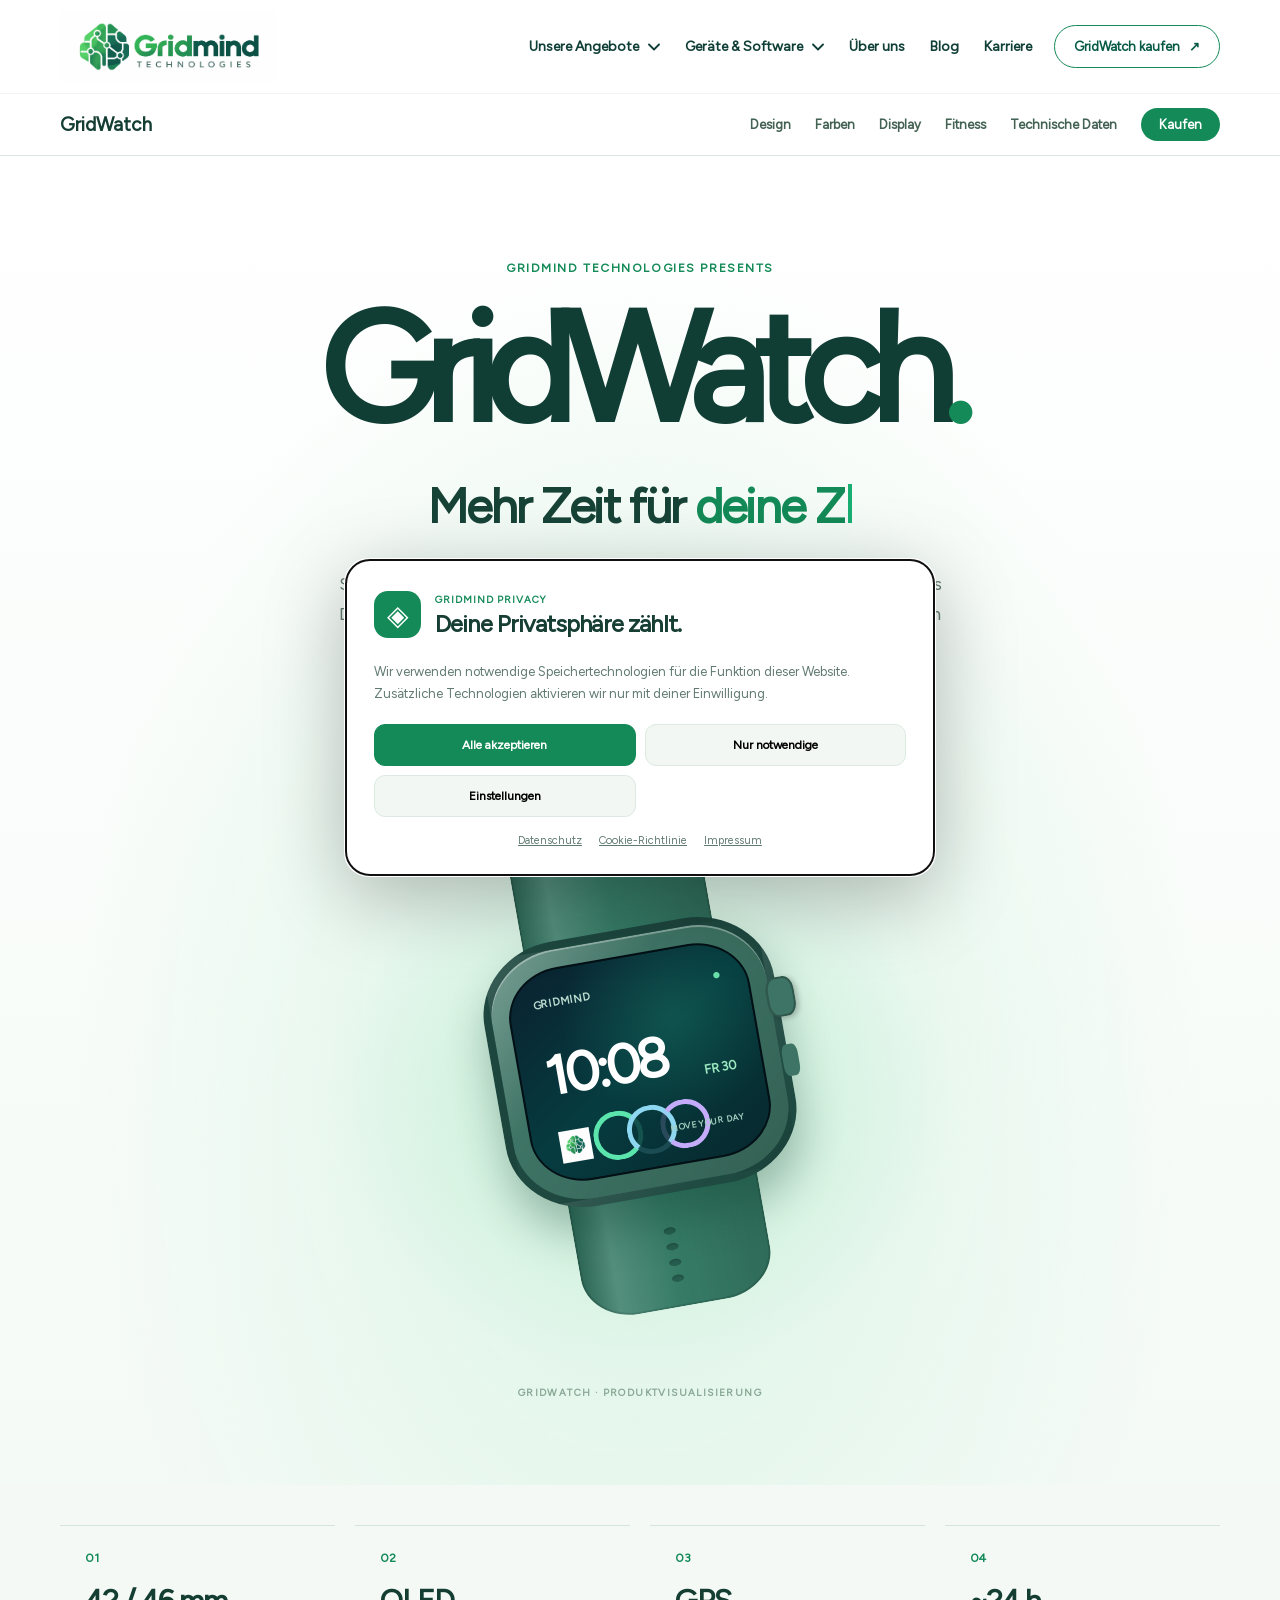
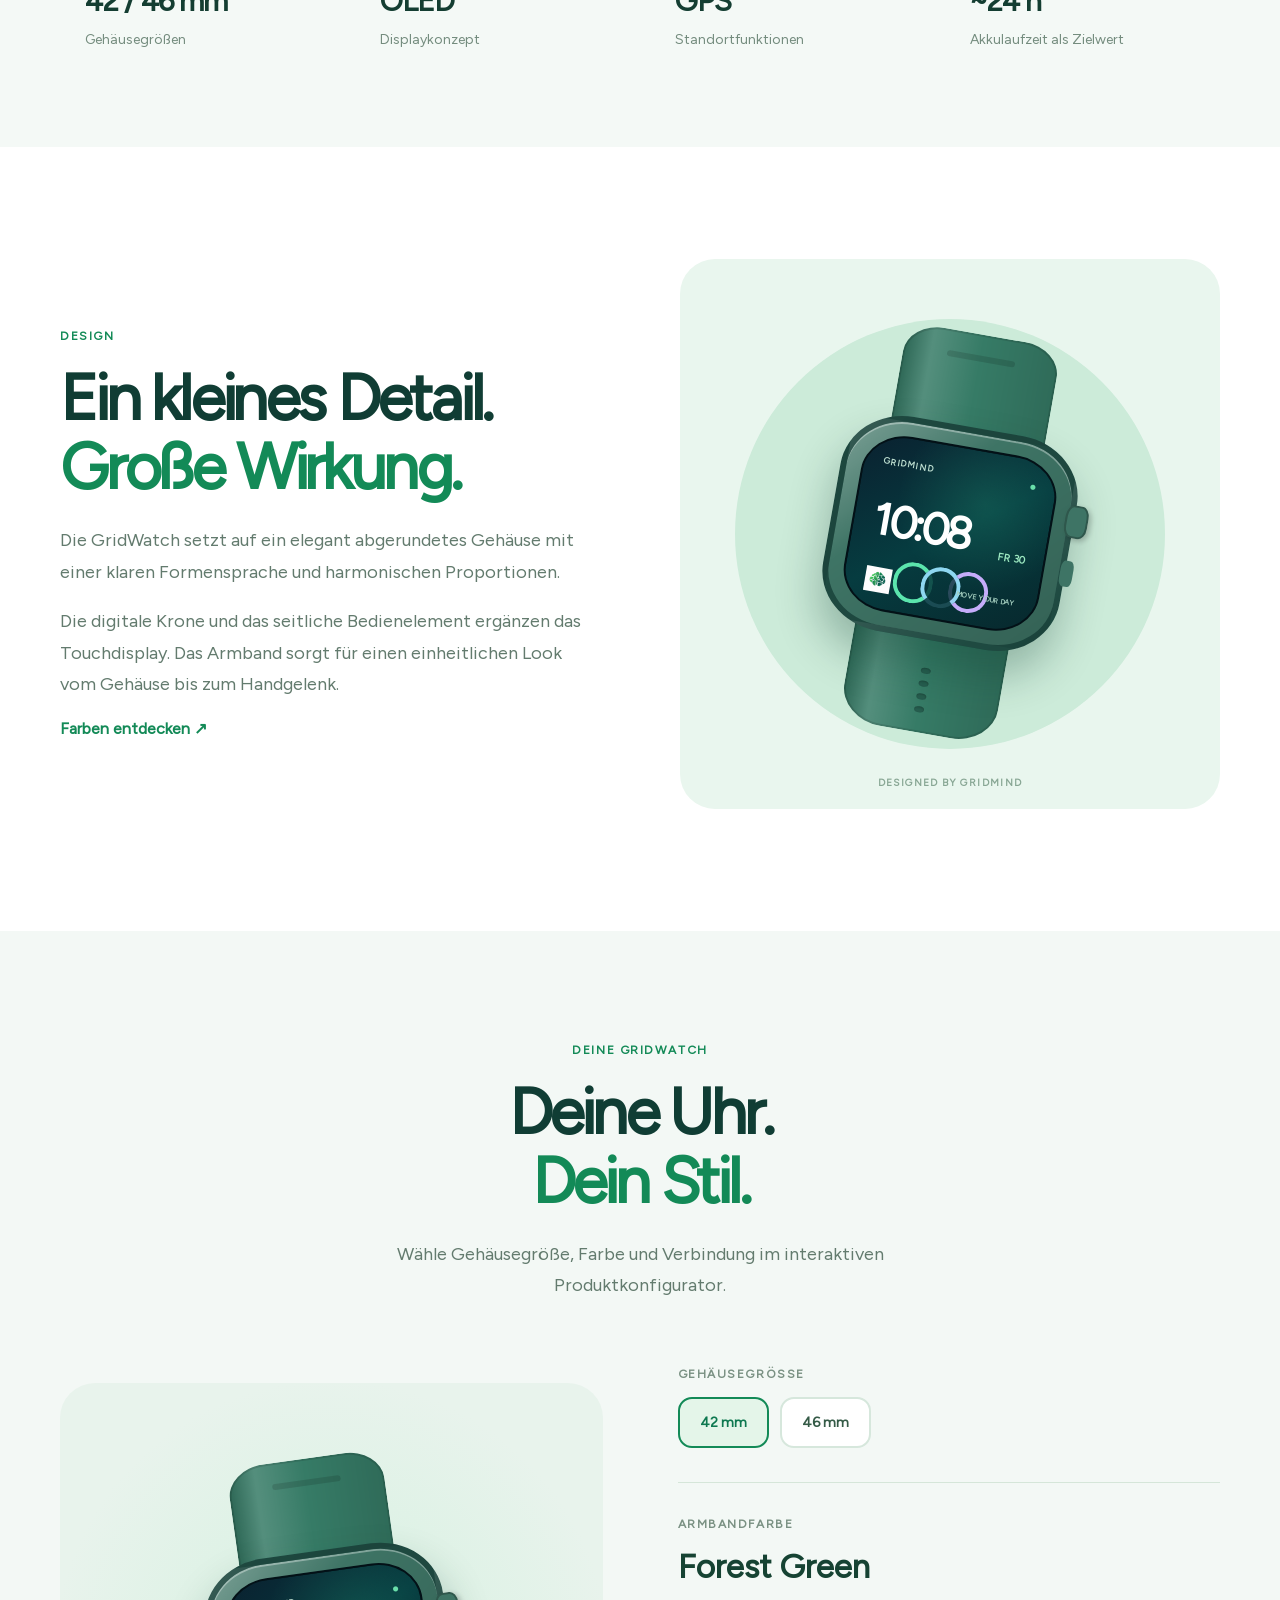
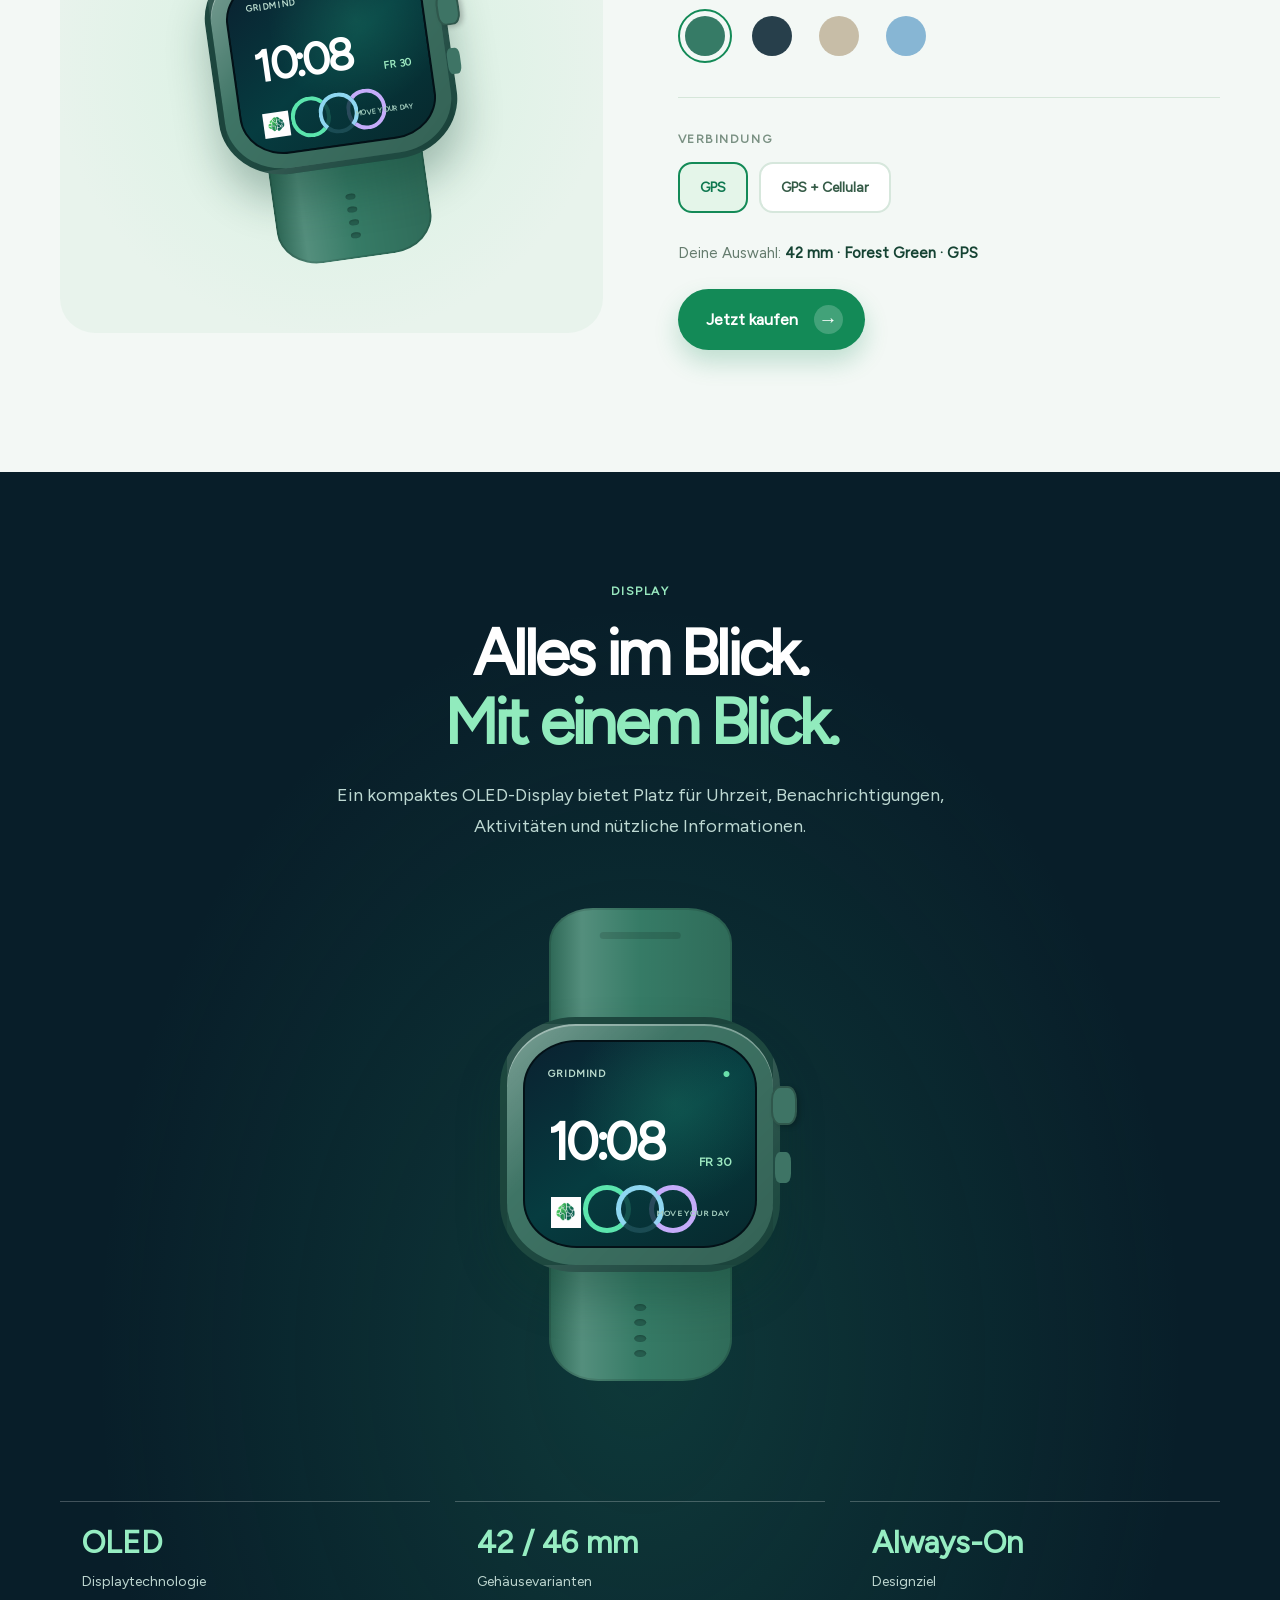
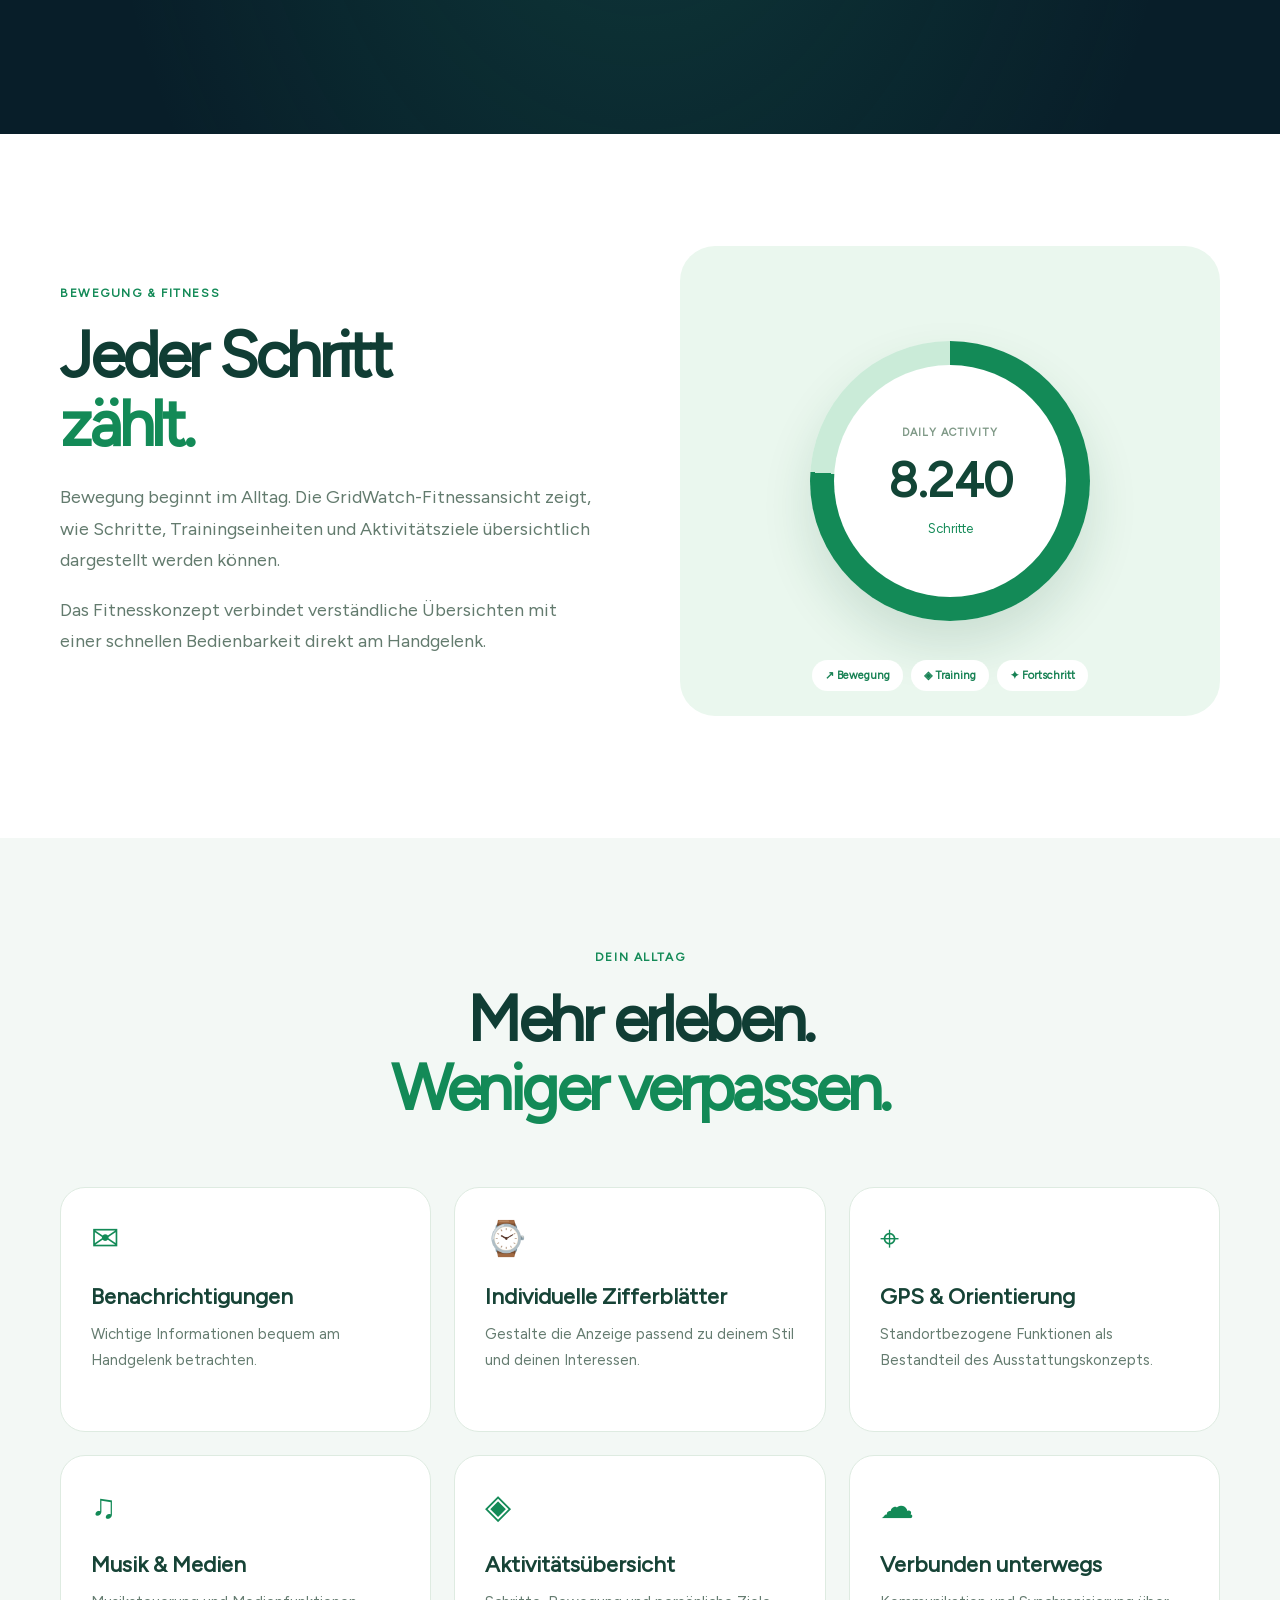
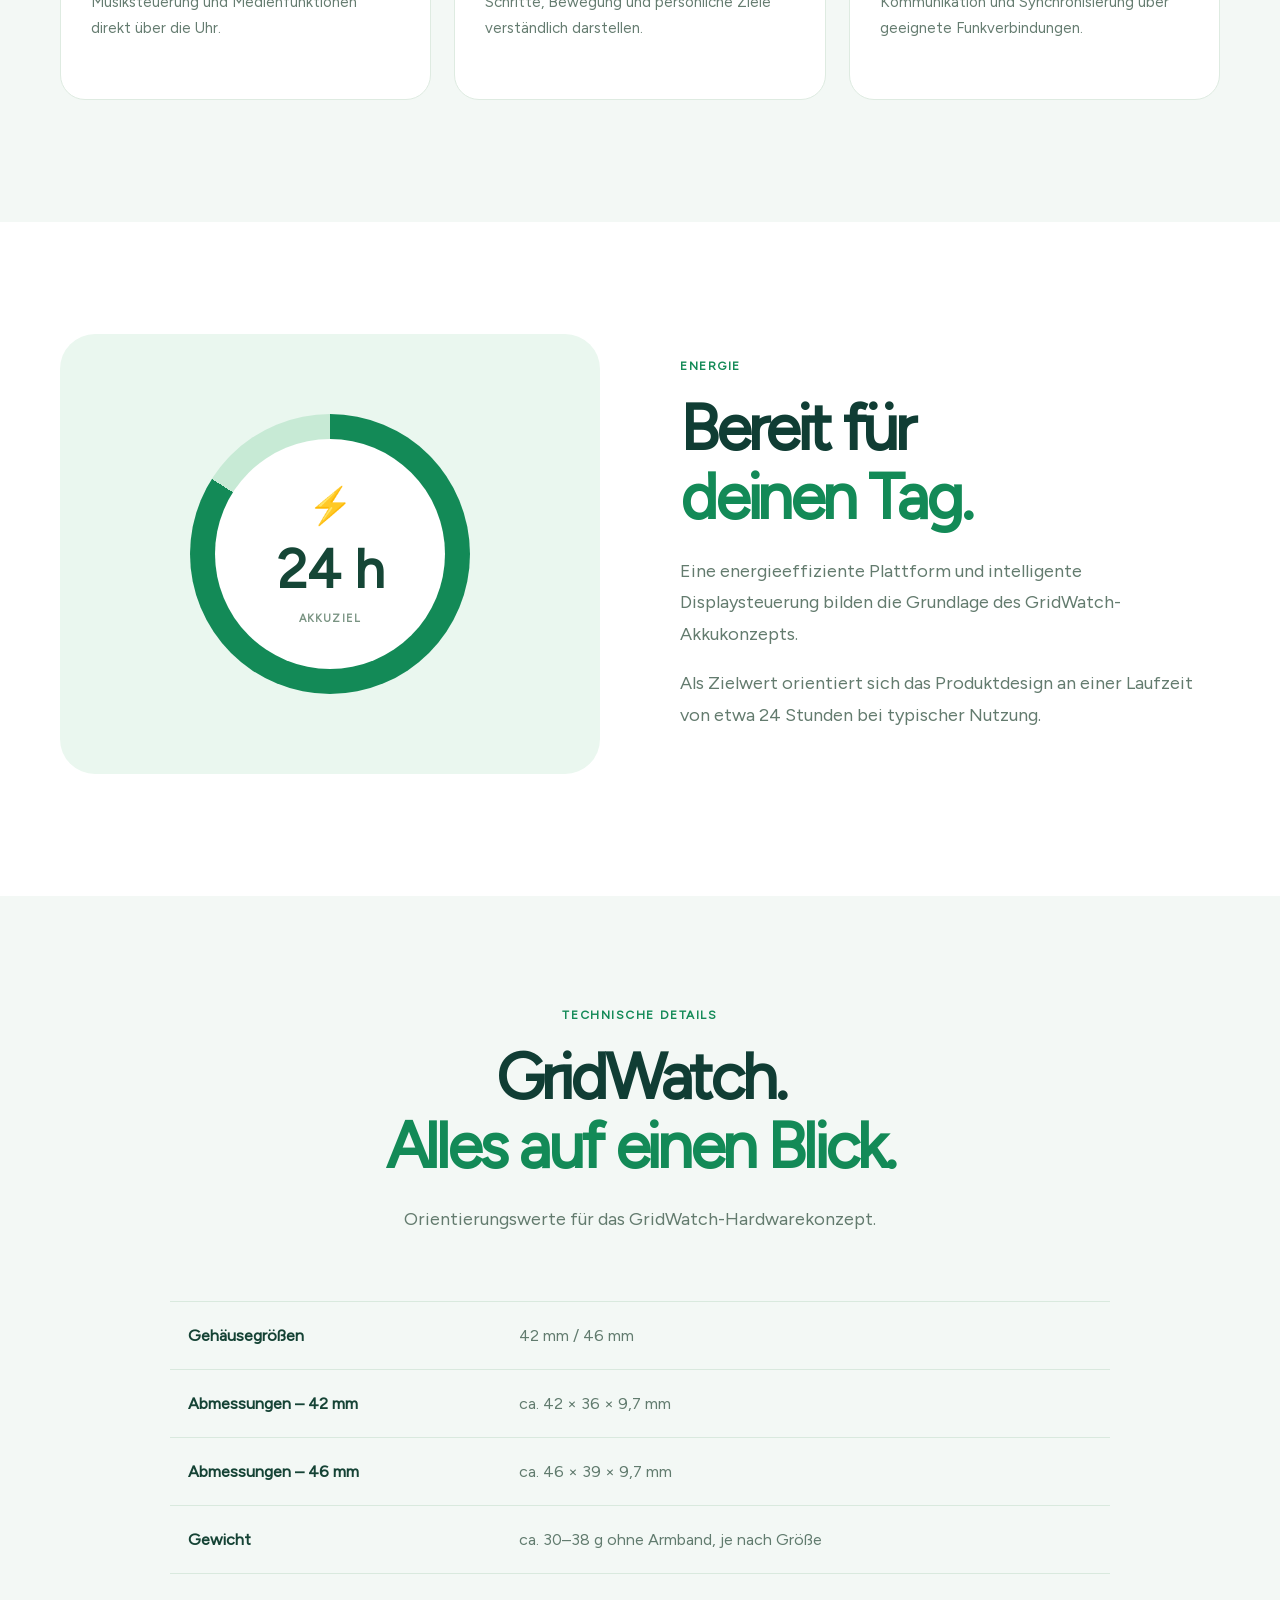
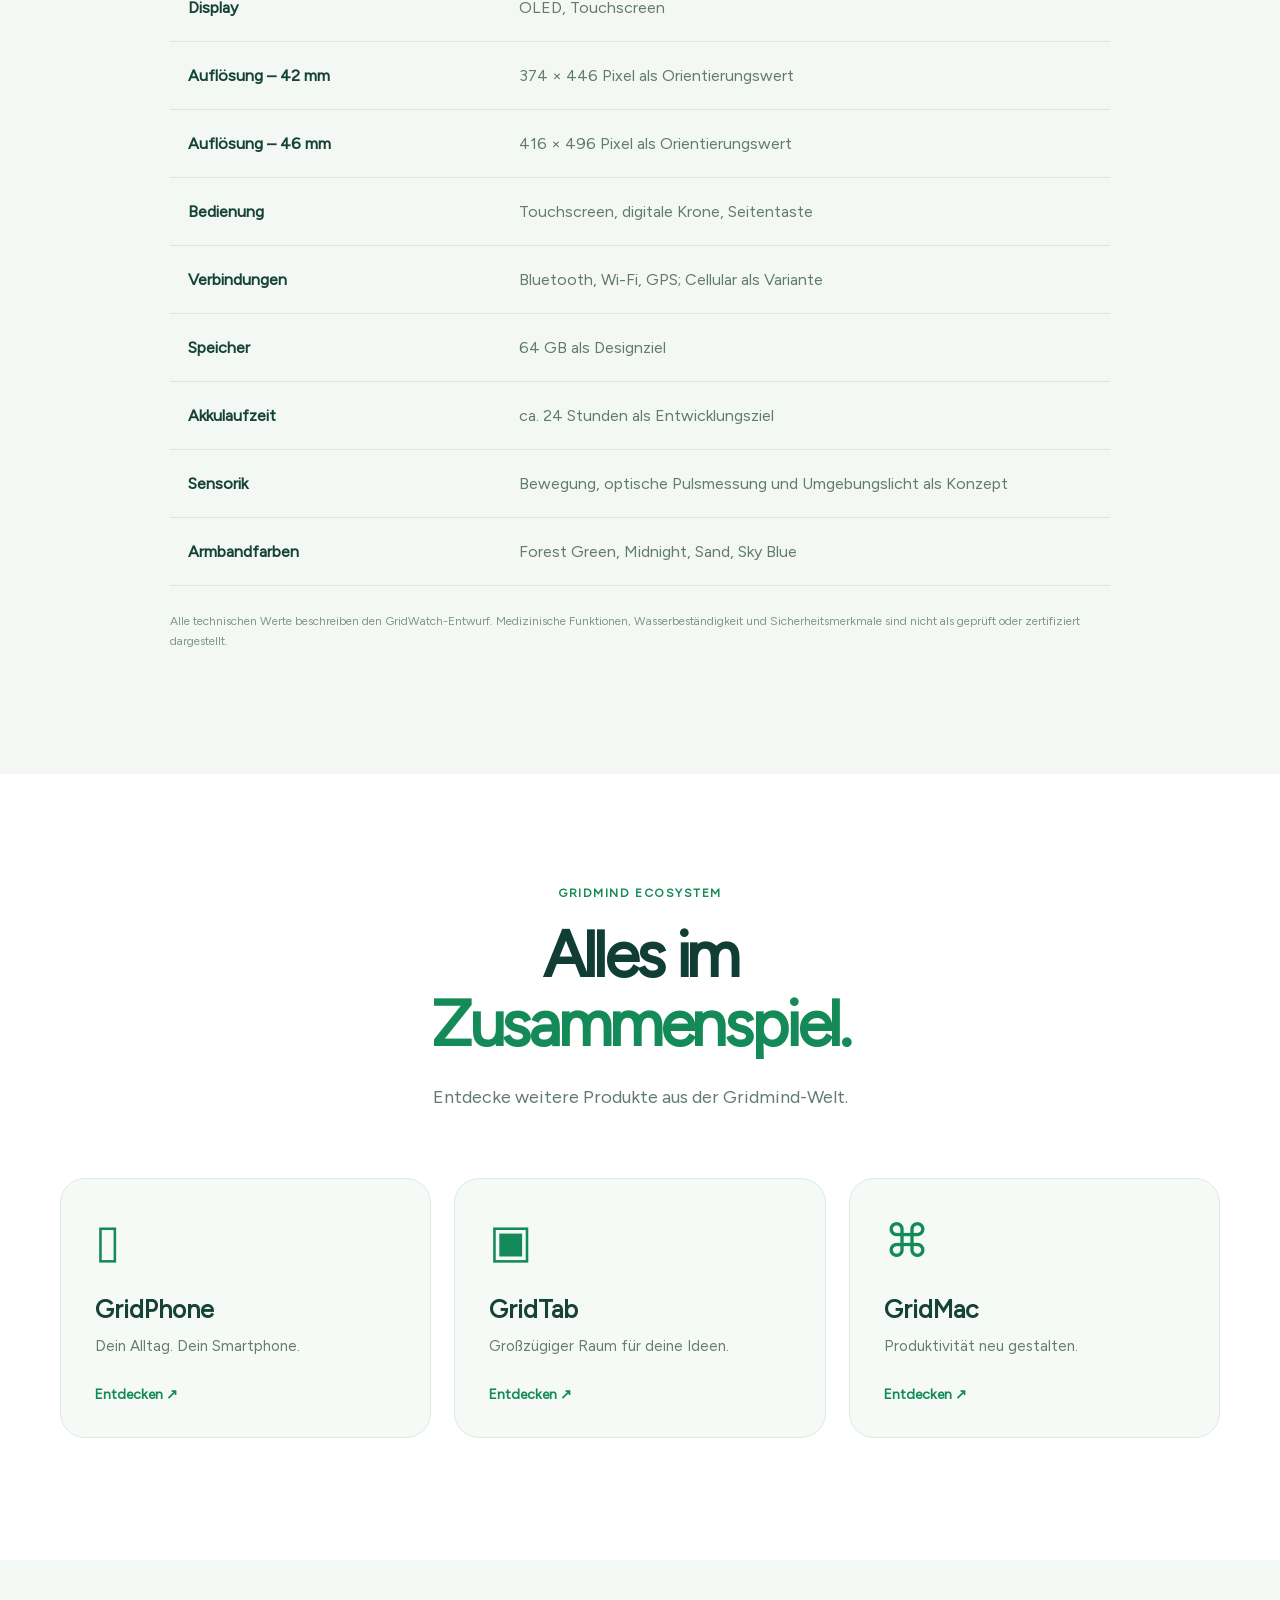
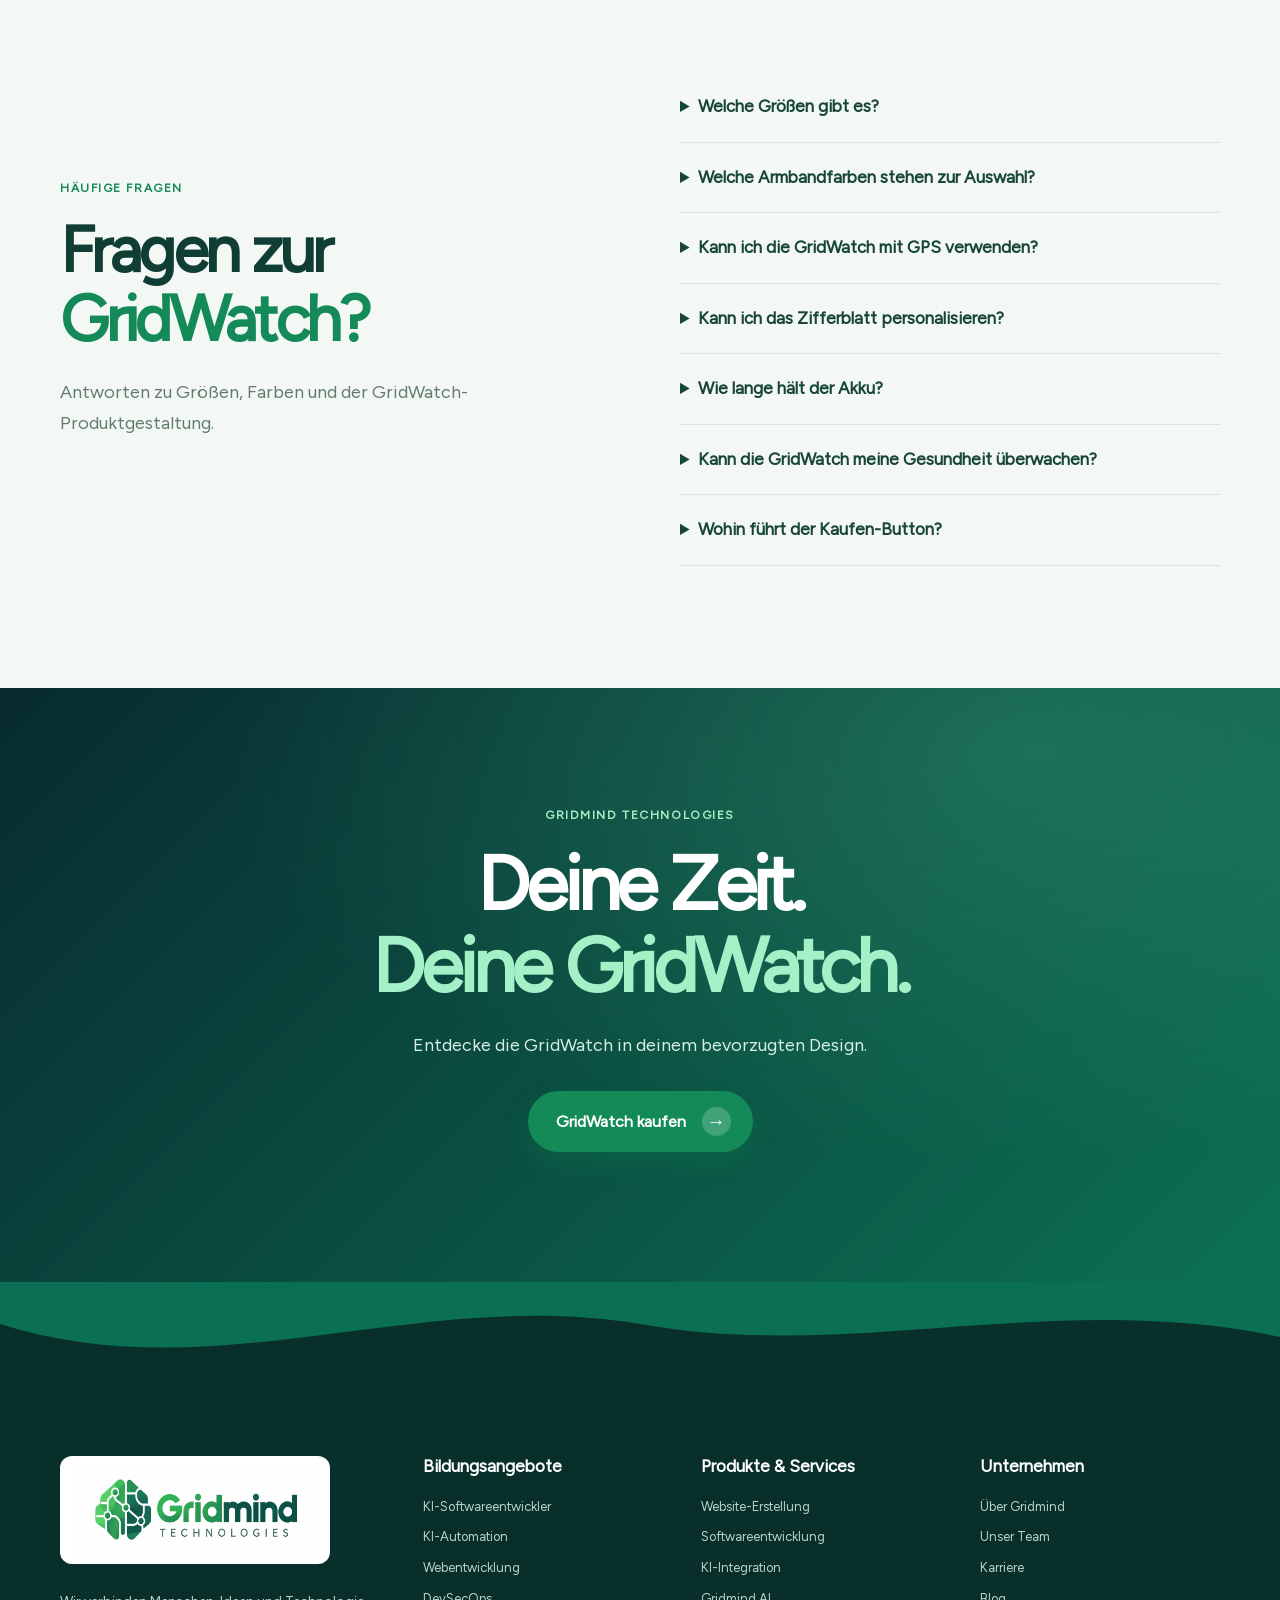
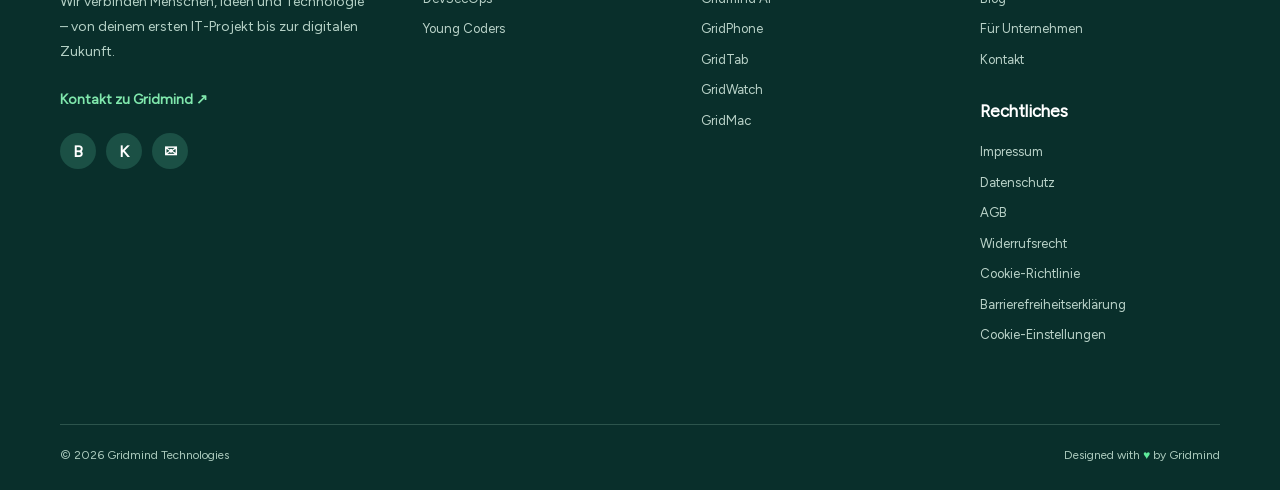
<file: produkte/gridwatch.html>
<!DOCTYPE html>
<html lang="de">
<head>
  <meta charset="UTF-8">
  <meta name="viewport" content="width=device-width, initial-scale=1">
  <meta name="theme-color" content="#0e4038">
  <meta name="description" content="GridWatch von Gridmind Technologies – elegantes Smartwatch-Konzept für Bewegung, Kommunikation und deinen Alltag.">
  <title>GridWatch | Gridmind Technologies</title>

  <link rel="icon" type="image/png" href="../assets/logo-icon.png">
  <link rel="stylesheet" href="../css/figtree.css">
  <link rel="stylesheet" href="../css/style.css">
  <link rel="stylesheet" href="../css/gridwatch.css">
  <script src="../js/main.js" defer></script>
</head>

<body class="gridmind-gridwatch">
<a class="skip-link" href="#main-content">Zum Hauptinhalt</a>

<!-- ==========================================
     GEMEINSAMER GRIDMIND HEADER
     ========================================== -->
<header class="site-header" id="site-header">
  <div class="container header-inner">
    <a class="brand" href="../index.html"
       aria-label="Gridmind Technologies – Startseite">
      <img src="../assets/logo.png" width="280" height="94"
           alt="Gridmind Technologies">
    </a>

    <nav class="desktop-nav" aria-label="Hauptnavigation">
      <div class="nav-group">
        <button class="nav-trigger" type="button"
                aria-expanded="false" aria-controls="nav-offers">
          Unsere Angebote
          <svg viewBox="0 0 12 8" width="12" height="8"
               fill="none" aria-hidden="true">
            <path d="M1 1.5L6 6.5L11 1.5"
              stroke="currentColor" stroke-width="1.8"
              stroke-linecap="round" stroke-linejoin="round"/>
          </svg>
        </button>
        <div class="nav-dropdown" id="nav-offers">
          <span class="dropdown-title">Ausbildung & Karriere</span>
          <a href="../bildungsangebote/ki-softwareentwickler.html">KI-Softwareentwickler</a>
          <a href="../bildungsangebote/ki-automation.html">KI-Automation</a>
          <a href="../bildungsangebote/webentwicklung.html">Webentwicklung</a>
          <a href="../bildungsangebote/devsecops.html">DevSecOps</a>
          <a href="../bildungsangebote/young-coders.html">Young Coders</a>
          <span class="dropdown-title">Digitale Dienstleistungen</span>
          <a href="../services/websites.html">Websites erstellen lassen</a>
          <a href="../services/softwareentwicklung.html">Softwareentwicklung</a>
          <a href="../services/ki-integration.html">KI-Integration</a>
        </div>
      </div>

      <div class="nav-group">
        <button class="nav-trigger" type="button"
                aria-expanded="false" aria-controls="nav-devices">
          Geräte & Software
          <svg viewBox="0 0 12 8" width="12" height="8"
               fill="none" aria-hidden="true">
            <path d="M1 1.5L6 6.5L11 1.5"
              stroke="currentColor" stroke-width="1.8"
              stroke-linecap="round" stroke-linejoin="round"/>
          </svg>
        </button>
        <div class="nav-dropdown" id="nav-devices">
          <a href="../produkte/gridphone.html">GridPhone</a>
          <a href="../produkte/gridtab.html">GridTab</a>
          <a href="../produkte/gridwatch.html" aria-current="page">GridWatch</a>
          <a href="../produkte/gridmac.html">GridMac</a>
          <a href="../produkte/gridmind-ai.html">Gridmind AI</a>
        </div>
      </div>

      <a href="../unternehmen/ueber-uns.html">Über uns</a>
      <a href="../unternehmen/blog.html">Blog</a>
      <a href="../unternehmen/karriere.html">Karriere</a>
    </nav>

    <div class="header-actions">
      <a href="kaufen.html?produkt=gridwatch" class="header-cta">
        GridWatch kaufen
        <span aria-hidden="true">↗</span>
      </a>
      <button class="hamburger" id="hamburger" type="button"
              aria-label="Menü öffnen"
              aria-controls="mobile-menu"
              aria-expanded="false">
        <span></span><span></span><span></span>
      </button>
    </div>
  </div>

  <nav class="mobile-menu" id="mobile-menu" aria-label="Mobiles Menü">
    <div class="mobile-menu-inner">
      <a href="../index.html">Startseite</a>
      <details>
        <summary>Bildungsangebote</summary>
        <div class="mobile-submenu">
          <a href="../bildungsangebote/ki-softwareentwickler.html">KI-Softwareentwickler</a>
          <a href="../bildungsangebote/ki-automation.html">KI-Automation</a>
          <a href="../bildungsangebote/webentwicklung.html">Webentwicklung</a>
          <a href="../bildungsangebote/devsecops.html">DevSecOps</a>
          <a href="../bildungsangebote/young-coders.html">Young Coders</a>
        </div>
      </details>
      <details>
        <summary>Websites & Software</summary>
        <div class="mobile-submenu">
          <a href="../services/websites.html">Website-Erstellung</a>
          <a href="../services/softwareentwicklung.html">Softwareentwicklung</a>
          <a href="../services/ki-integration.html">KI-Integration</a>
        </div>
      </details>
      <details>
        <summary>Grid-Geräte</summary>
        <div class="mobile-submenu">
          <a href="../produkte/gridphone.html">GridPhone</a>
          <a href="../produkte/gridtab.html">GridTab</a>
          <a href="../produkte/gridwatch.html" aria-current="page">GridWatch</a>
          <a href="../produkte/gridmac.html">GridMac</a>
          <a href="../produkte/gridmind-ai.html">Gridmind AI</a>
        </div>
      </details>
      <a href="../unternehmen/ueber-uns.html">Über uns</a>
      <a href="../unternehmen/blog.html">Blog</a>
      <a href="../unternehmen/karriere.html">Karriere</a>
      <a href="../unternehmen/kontakt.html">Kontakt</a>
      <a href="kaufen.html?produkt=gridwatch" class="mobile-cta">
        GridWatch kaufen →
      </a>
    </div>
  </nav>
</header>

<main id="main-content">

  <!-- PRODUKT-SUBNAVIGATION -->
  <nav class="gw-subnav" aria-label="GridWatch Produktnavigation">
    <div class="container gw-subnav-inner">
      <strong>GridWatch</strong>
      <div>
        <a href="#design">Design</a>
        <a href="#farben">Farben</a>
        <a href="#display">Display</a>
        <a href="#gesundheit">Fitness</a>
        <a href="#technik">Technische Daten</a>
        <a class="gw-small-buy" href="kaufen.html?produkt=gridwatch">
          Kaufen
        </a>
      </div>
    </div>
  </nav>

  <!-- ==========================================
       HERO
       ========================================== -->
  <section class="gw-hero" aria-labelledby="gw-hero-title">
    <div class="container gw-hero-inner">
      <span class="gw-eyebrow">GRIDMIND TECHNOLOGIES PRESENTS</span>

      <h1 id="gw-hero-title">GridWatch<span>.</span></h1>

      <p class="gw-hero-slogan">
        Mehr Zeit für
        <span id="gw-typewriter">dich.</span><i aria-hidden="true"></i>
      </p>

      <p class="gw-hero-description">
        Stil trifft intelligente Technologie.
        Die GridWatch verbindet ein elegantes Design
        mit smarten Ideen für Bewegung, Organisation
        und die besonderen Momente deines Alltags.
      </p>

      <div class="gw-hero-actions">
        <a href="kaufen.html?produkt=gridwatch"
           class="btn btn-primary hero-button">
          GridWatch kaufen
          <span class="arrow-circle" aria-hidden="true">→</span>
        </a>
        <a href="#entdecken" class="gw-inline-link">
          GridWatch entdecken ↓
        </a>
      </div>

      <!-- EINHEITLICHE UHR -->
      <div class="gw-hero-stage">
        <div class="gw-stage-glow"></div>

        <div class="gw-watch gw-hero-watch" role="img"
             aria-label="GridWatch mit grünem Armband und dunklem Zifferblatt">
          <div class="gw-strap gw-strap-top">
            <div class="gw-strap-detail"></div>
          </div>

          <div class="gw-strap gw-strap-bottom">
            <div class="gw-strap-holes">
              <i></i><i></i><i></i><i></i>
            </div>
          </div>

          <div class="gw-case">
            <span class="gw-crown"></span>
            <span class="gw-side-button"></span>
            <div class="gw-screen">
              <div class="gw-face">
                <div class="gw-face-top">
                  <span>GRIDMIND</span>
                  <span class="gw-face-dot">●</span>
                </div>
                <div class="gw-face-time">
                  <strong>10:08</strong>
                  <span>FR 30</span>
                </div>
                <div class="gw-face-rings">
                  <i></i><i></i><i></i>
                </div>
                <div class="gw-face-bottom">
                  <img src="../assets/logo-icon.png" alt="">
                  <span>MOVE YOUR DAY</span>
                </div>
              </div>
            </div>
          </div>
        </div>

        <span class="gw-stage-caption">
          GRIDWATCH · PRODUKTVISUALISIERUNG
        </span>
      </div>
    </div>
  </section>

  <!-- ==========================================
       HIGHLIGHTS
       ========================================== -->
  <section class="gw-highlights" id="entdecken">
    <div class="container gw-highlight-grid">
      <article>
        <span>01</span>
        <strong>42 / 46 mm</strong>
        <p>Gehäusegrößen</p>
      </article>
      <article>
        <span>02</span>
        <strong>OLED</strong>
        <p>Displaykonzept</p>
      </article>
      <article>
        <span>03</span>
        <strong>GPS</strong>
        <p>Standortfunktionen</p>
      </article>
      <article>
        <span>04</span>
        <strong>~24 h</strong>
        <p>Akkulaufzeit als Zielwert</p>
      </article>
    </div>
  </section>

  <!-- ==========================================
       DESIGN – GLEICHE UHR
       ========================================== -->
  <section class="gw-section gw-design" id="design">
    <div class="container gw-split">

      <div class="gw-section-copy">
        <span class="gw-eyebrow">DESIGN</span>
        <h2>Ein kleines Detail.<br><em>Große Wirkung.</em></h2>
        <p>
          Die GridWatch setzt auf ein elegant
          abgerundetes Gehäuse mit einer klaren
          Formensprache und harmonischen Proportionen.
        </p>
        <p>
          Die digitale Krone und das seitliche
          Bedienelement ergänzen das Touchdisplay.
          Das Armband sorgt für einen einheitlichen
          Look vom Gehäuse bis zum Handgelenk.
        </p>
        <a href="#farben" class="gw-inline-link">
          Farben entdecken ↗
        </a>
      </div>

      <div class="gw-design-stage">
        <div class="gw-design-circle"></div>

        <div class="gw-watch gw-design-watch" role="img"
             aria-label="GridWatch Produktansicht">
          <div class="gw-strap gw-strap-top">
            <div class="gw-strap-detail"></div>
          </div>
          <div class="gw-strap gw-strap-bottom">
            <div class="gw-strap-holes">
              <i></i><i></i><i></i><i></i>
            </div>
          </div>
          <div class="gw-case">
            <span class="gw-crown"></span>
            <span class="gw-side-button"></span>
            <div class="gw-screen">
              <div class="gw-face">
                <div class="gw-face-top">
                  <span>GRIDMIND</span><span class="gw-face-dot">●</span>
                </div>
                <div class="gw-face-time">
                  <strong>10:08</strong><span>FR 30</span>
                </div>
                <div class="gw-face-rings"><i></i><i></i><i></i></div>
                <div class="gw-face-bottom">
                  <img src="../assets/logo-icon.png" alt="">
                  <span>MOVE YOUR DAY</span>
                </div>
              </div>
            </div>
          </div>
        </div>

        <span class="gw-stage-caption">DESIGNED BY GRIDMIND</span>
      </div>
    </div>
  </section>

  <!-- ==========================================
       KONFIGURATOR
       ========================================== -->
  <section class="gw-section gw-colors" id="farben">
    <div class="container">
      <div class="gw-heading">
        <span class="gw-eyebrow">DEINE GRIDWATCH</span>
        <h2>Deine Uhr.<br><em>Dein Stil.</em></h2>
        <p>
          Wähle Gehäusegröße, Farbe und
          Verbindung im interaktiven Produktkonfigurator.
        </p>
      </div>

      <div class="gw-config-layout">
        <div class="gw-config-stage">
          <!-- IDENTISCHE UHR -->
          <div class="gw-watch gw-config-watch" role="img"
               aria-label="GridWatch Konfiguratorvorschau">
            <div class="gw-strap gw-strap-top">
              <div class="gw-strap-detail"></div>
            </div>
            <div class="gw-strap gw-strap-bottom">
              <div class="gw-strap-holes">
                <i></i><i></i><i></i><i></i>
              </div>
            </div>
            <div class="gw-case">
              <span class="gw-crown"></span>
              <span class="gw-side-button"></span>
              <div class="gw-screen">
                <div class="gw-face">
                  <div class="gw-face-top">
                    <span>GRIDMIND</span>
                    <span class="gw-face-dot">●</span>
                  </div>
                  <div class="gw-face-time">
                    <strong>10:08</strong><span>FR 30</span>
                  </div>
                  <div class="gw-face-rings">
                    <i></i><i></i><i></i>
                  </div>
                  <div class="gw-face-bottom">
                    <img src="../assets/logo-icon.png" alt="">
                    <span>MOVE YOUR DAY</span>
                  </div>
                </div>
              </div>
            </div>
          </div>
        </div>

        <div class="gw-config">
          <span class="gw-config-label">GEHÄUSEGRÖSSE</span>

          <div class="gw-option-group" role="group"
               aria-label="Gehäusegröße">
            <button class="gw-option is-selected"
                    type="button" data-gw-size="42"
                    aria-pressed="true">42 mm</button>
            <button class="gw-option"
                    type="button" data-gw-size="46"
                    aria-pressed="false">46 mm</button>
          </div>

          <div class="gw-divider"></div>

          <span class="gw-config-label">ARMBANDFARBE</span>
          <h3 id="gw-color-name">Forest Green</h3>

          <div class="gw-swatches" role="group"
               aria-label="Armbandfarbe">
            <button type="button" class="gw-swatch is-selected"
                    data-gw-color="forest"
                    aria-label="Forest Green"
                    aria-pressed="true"><span></span></button>
            <button type="button" class="gw-swatch"
                    data-gw-color="midnight"
                    aria-label="Midnight"
                    aria-pressed="false"><span></span></button>
            <button type="button" class="gw-swatch"
                    data-gw-color="sand"
                    aria-label="Sand"
                    aria-pressed="false"><span></span></button>
            <button type="button" class="gw-swatch"
                    data-gw-color="sky"
                    aria-label="Sky Blue"
                    aria-pressed="false"><span></span></button>
          </div>

          <div class="gw-divider"></div>

          <span class="gw-config-label">VERBINDUNG</span>

          <div class="gw-option-group" role="group"
               aria-label="Verbindung">
            <button type="button" class="gw-option is-selected"
                    data-gw-network="gps"
                    aria-pressed="true">GPS</button>
            <button type="button" class="gw-option"
                    data-gw-network="cellular"
                    aria-pressed="false">GPS + Cellular</button>
          </div>

          <p class="gw-selection">
            Deine Auswahl:
            <strong id="gw-selection">
              42 mm · Forest Green · GPS
            </strong>
          </p>

          <a href="kaufen.html?produkt=gridwatch"
             id="gw-config-buy"
             class="btn btn-primary hero-button">
            Jetzt kaufen
            <span class="arrow-circle" aria-hidden="true">→</span>
          </a>
        </div>
      </div>
    </div>
  </section>

  <!-- ==========================================
       DISPLAY
       ========================================== -->
  <section class="gw-section gw-display" id="display">
    <div class="container">
      <div class="gw-heading gw-heading-dark">
        <span class="gw-eyebrow">DISPLAY</span>
        <h2>Alles im Blick.<br><em>Mit einem Blick.</em></h2>
        <p>
          Ein kompaktes OLED-Display bietet Platz
          für Uhrzeit, Benachrichtigungen,
          Aktivitäten und nützliche Informationen.
        </p>
      </div>

      <div class="gw-display-stage">
        <div class="gw-watch gw-display-watch" role="img"
             aria-label="Große Ansicht des GridWatch-Displays">
          <div class="gw-strap gw-strap-top">
            <div class="gw-strap-detail"></div>
          </div>
          <div class="gw-strap gw-strap-bottom">
            <div class="gw-strap-holes">
              <i></i><i></i><i></i><i></i>
            </div>
          </div>
          <div class="gw-case">
            <span class="gw-crown"></span>
            <span class="gw-side-button"></span>
            <div class="gw-screen">
              <div class="gw-face">
                <div class="gw-face-top">
                  <span>GRIDMIND</span><span class="gw-face-dot">●</span>
                </div>
                <div class="gw-face-time">
                  <strong>10:08</strong><span>FR 30</span>
                </div>
                <div class="gw-face-rings"><i></i><i></i><i></i></div>
                <div class="gw-face-bottom">
                  <img src="../assets/logo-icon.png" alt="">
                  <span>MOVE YOUR DAY</span>
                </div>
              </div>
            </div>
          </div>
        </div>
      </div>

      <div class="gw-display-stats">
        <article><strong>OLED</strong><span>Displaytechnologie</span></article>
        <article><strong>42 / 46 mm</strong><span>Gehäusevarianten</span></article>
        <article><strong>Always-On</strong><span>Designziel</span></article>
      </div>
    </div>
  </section>

  <!-- ==========================================
       BEWEGUNG / FITNESS
       ========================================== -->
  <section class="gw-section gw-fitness" id="gesundheit">
    <div class="container gw-split">
      <div class="gw-section-copy">
        <span class="gw-eyebrow">BEWEGUNG & FITNESS</span>
        <h2>Jeder Schritt<br><em>zählt.</em></h2>
        <p>
          Bewegung beginnt im Alltag.
          Die GridWatch-Fitnessansicht zeigt,
          wie Schritte, Trainingseinheiten und
          Aktivitätsziele übersichtlich
          dargestellt werden können.
        </p>
        <p>
          Das Fitnesskonzept verbindet
          verständliche Übersichten mit
          einer schnellen Bedienbarkeit
          direkt am Handgelenk.
        </p>
      </div>

      <div class="gw-fitness-visual">
        <div class="gw-activity-circle">
          <div class="gw-activity-inner">
            <small>DAILY ACTIVITY</small>
            <strong>8.240</strong>
            <span>Schritte</span>
          </div>
        </div>
        <div class="gw-fitness-tags">
          <span>↗ Bewegung</span>
          <span>◈ Training</span>
          <span>✦ Fortschritt</span>
        </div>
      </div>
    </div>
  </section>

  <!-- ==========================================
       ALLTAG
       ========================================== -->
  <section class="gw-section gw-lifestyle">
    <div class="container">
      <div class="gw-heading">
        <span class="gw-eyebrow">DEIN ALLTAG</span>
        <h2>Mehr erleben.<br><em>Weniger verpassen.</em></h2>
      </div>

      <div class="gw-feature-grid">
        <article>
          <span>✉</span>
          <h3>Benachrichtigungen</h3>
          <p>Wichtige Informationen bequem am Handgelenk betrachten.</p>
        </article>
        <article>
          <span>⌚</span>
          <h3>Individuelle Zifferblätter</h3>
          <p>Gestalte die Anzeige passend zu deinem Stil und deinen Interessen.</p>
        </article>
        <article>
          <span>⌖</span>
          <h3>GPS & Orientierung</h3>
          <p>Standortbezogene Funktionen als Bestandteil des Ausstattungskonzepts.</p>
        </article>
        <article>
          <span>♫</span>
          <h3>Musik & Medien</h3>
          <p>Musiksteuerung und Medienfunktionen direkt über die Uhr.</p>
        </article>
        <article>
          <span>◈</span>
          <h3>Aktivitätsübersicht</h3>
          <p>Schritte, Bewegung und persönliche Ziele verständlich darstellen.</p>
        </article>
        <article>
          <span>☁</span>
          <h3>Verbunden unterwegs</h3>
          <p>Kommunikation und Synchronisierung über geeignete Funkverbindungen.</p>
        </article>
      </div>
    </div>
  </section>

  <!-- ==========================================
       AKKU
       ========================================== -->
  <section class="gw-section gw-battery">
    <div class="container gw-split">
      <div class="gw-battery-visual">
        <div class="gw-battery-ring">
          <div class="gw-battery-inner">
            <span>⚡</span>
            <strong>24 h</strong>
            <small>AKKUZIEL</small>
          </div>
        </div>
      </div>
      <div class="gw-section-copy">
        <span class="gw-eyebrow">ENERGIE</span>
        <h2>Bereit für<br><em>deinen Tag.</em></h2>
        <p>
          Eine energieeffiziente Plattform
          und intelligente Displaysteuerung
          bilden die Grundlage des
          GridWatch-Akkukonzepts.
        </p>
        <p>
          Als Zielwert orientiert sich das
          Produktdesign an einer Laufzeit
          von etwa 24 Stunden bei
          typischer Nutzung.
        </p>
      </div>
    </div>
  </section>

  <!-- ==========================================
       AUSSTATTUNG / TECHNISCHE DATEN
       ========================================== -->
  <section class="gw-section gw-specs" id="technik">
    <div class="container">
      <div class="gw-heading">
        <span class="gw-eyebrow">TECHNISCHE DETAILS</span>
        <h2>GridWatch.<br><em>Alles auf einen Blick.</em></h2>
        <p>Orientierungswerte für das GridWatch-Hardwarekonzept.</p>
      </div>

      <div class="gw-spec-table">
        <div class="gw-spec-row">
          <strong>Gehäusegrößen</strong>
          <span>42 mm / 46 mm</span>
        </div>
        <div class="gw-spec-row">
          <strong>Abmessungen – 42 mm</strong>
          <span>ca. 42 × 36 × 9,7 mm</span>
        </div>
        <div class="gw-spec-row">
          <strong>Abmessungen – 46 mm</strong>
          <span>ca. 46 × 39 × 9,7 mm</span>
        </div>
        <div class="gw-spec-row">
          <strong>Gewicht</strong>
          <span>ca. 30–38 g ohne Armband, je nach Größe</span>
        </div>
        <div class="gw-spec-row">
          <strong>Display</strong>
          <span>OLED, Touchscreen</span>
        </div>
        <div class="gw-spec-row">
          <strong>Auflösung – 42 mm</strong>
          <span>374 × 446 Pixel als Orientierungswert</span>
        </div>
        <div class="gw-spec-row">
          <strong>Auflösung – 46 mm</strong>
          <span>416 × 496 Pixel als Orientierungswert</span>
        </div>
        <div class="gw-spec-row">
          <strong>Bedienung</strong>
          <span>Touchscreen, digitale Krone, Seitentaste</span>
        </div>
        <div class="gw-spec-row">
          <strong>Verbindungen</strong>
          <span>Bluetooth, Wi-Fi, GPS; Cellular als Variante</span>
        </div>
        <div class="gw-spec-row">
          <strong>Speicher</strong>
          <span>64 GB als Designziel</span>
        </div>
        <div class="gw-spec-row">
          <strong>Akkulaufzeit</strong>
          <span>ca. 24 Stunden als Entwicklungsziel</span>
        </div>
        <div class="gw-spec-row">
          <strong>Sensorik</strong>
          <span>Bewegung, optische Pulsmessung und Umgebungslicht als Konzept</span>
        </div>
        <div class="gw-spec-row">
          <strong>Armbandfarben</strong>
          <span>Forest Green, Midnight, Sand, Sky Blue</span>
        </div>
      </div>

      <p class="gw-spec-note">
        Alle technischen Werte beschreiben den GridWatch-Entwurf.
        Medizinische Funktionen, Wasserbeständigkeit und
        Sicherheitsmerkmale sind nicht als geprüft oder zertifiziert dargestellt.
      </p>
    </div>
  </section>

  <!-- ==========================================
       GRIDMIND ÖKOSYSTEM
       ========================================== -->
  <section class="gw-section gw-ecosystem">
    <div class="container">
      <div class="gw-heading">
        <span class="gw-eyebrow">GRIDMIND ECOSYSTEM</span>
        <h2>Alles im<br><em>Zusammenspiel.</em></h2>
        <p>Entdecke weitere Produkte aus der Gridmind-Welt.</p>
      </div>

      <div class="gw-ecosystem-grid">
        <a href="../produkte/gridphone.html">
          <span>▯</span>
          <h3>GridPhone</h3>
          <p>Dein Alltag. Dein Smartphone.</p>
          <strong>Entdecken ↗</strong>
        </a>
        <a href="../produkte/gridtab.html">
          <span>▣</span>
          <h3>GridTab</h3>
          <p>Großzügiger Raum für deine Ideen.</p>
          <strong>Entdecken ↗</strong>
        </a>
        <a href="../produkte/gridmac.html">
          <span>⌘</span>
          <h3>GridMac</h3>
          <p>Produktivität neu gestalten.</p>
          <strong>Entdecken ↗</strong>
        </a>
      </div>
    </div>
  </section>

  <!-- ==========================================
       FAQ
       ========================================== -->
  <section class="gw-section gw-faq" id="faq">
    <div class="container gw-split">
      <div class="gw-section-copy">
        <span class="gw-eyebrow">HÄUFIGE FRAGEN</span>
        <h2>Fragen zur<br><em>GridWatch?</em></h2>
        <p>Antworten zu Größen, Farben und der GridWatch-Produktgestaltung.</p>
      </div>

      <div class="gw-faq-list">
        <details>
          <summary>Welche Größen gibt es?</summary>
          <p>Der GridWatch-Konfigurator bietet zwei Gehäusegrößen: 42 mm und 46 mm.</p>
        </details>
        <details>
          <summary>Welche Armbandfarben stehen zur Auswahl?</summary>
          <p>Du kannst Forest Green, Midnight, Sand und Sky Blue auswählen. Die Produktansichten verwenden dasselbe Armbanddesign.</p>
        </details>
        <details>
          <summary>Kann ich die GridWatch mit GPS verwenden?</summary>
          <p>Der Produktentwurf sieht eine GPS-Variante sowie eine zusätzliche Cellular-Konfiguration vor.</p>
        </details>
        <details>
          <summary>Kann ich das Zifferblatt personalisieren?</summary>
          <p>Das GridWatch-Konzept berücksichtigt unterschiedliche digitale Zifferblattansichten und individuell anpassbare Informationen.</p>
        </details>
        <details>
          <summary>Wie lange hält der Akku?</summary>
          <p>Als Entwicklungsziel verwenden wir ungefähr 24 Stunden bei typischer Nutzung. Eine tatsächliche Laufzeit müsste am fertigen Gerät gemessen werden.</p>
        </details>
        <details>
          <summary>Kann die GridWatch meine Gesundheit überwachen?</summary>
          <p>Der Entwurf umfasst Ideen für Aktivitäts- und Sensordaten. Er stellt keine bestätigten medizinischen Mess- oder Diagnosefunktionen dar.</p>
        </details>
        <details>
          <summary>Wohin führt der Kaufen-Button?</summary>
          <p>Der Button führt zur zentralen Gridmind-Kaufseite. Die ausgewählte Gehäusegröße, Farbe und Verbindung werden über die Adresse übertragen.</p>
        </details>
      </div>
    </div>
  </section>

  <!-- ==========================================
       FINAL CTA
       ========================================== -->
  <section class="gw-final">
    <div class="container gw-final-inner">
      <span class="gw-eyebrow">GRIDMIND TECHNOLOGIES</span>
      <h2>Deine Zeit.<br><em>Deine GridWatch.</em></h2>
      <p>Entdecke die GridWatch in deinem bevorzugten Design.</p>

      <a href="kaufen.html?produkt=gridwatch"
         class="btn btn-primary hero-button">
        GridWatch kaufen
        <span class="arrow-circle" aria-hidden="true">→</span>
      </a>
    </div>
  </section>
</main>

<!-- ==========================================
     GEMEINSAMER GRIDMIND FOOTER
     ========================================== -->
<footer class="site-footer">
  <svg class="footer-wave" viewBox="0 0 1440 125"
       preserveAspectRatio="none" aria-hidden="true">
    <path d="M0 42C240 110 470 5 720 42C955 80 1190 7 1440 55V125H0Z"
          fill="#092f2b"/>
  </svg>

  <div class="footer-main">
    <div class="container footer-grid">
      <div class="footer-brand">
        <a href="../index.html" class="footer-logo">
          <img src="../assets/logo.png" width="280" height="94"
               alt="Gridmind Technologies">
        </a>
        <p>
          Wir verbinden Menschen, Ideen und Technologie –
          von deinem ersten IT-Projekt bis zur digitalen Zukunft.
        </p>
        <a href="../unternehmen/kontakt.html"
           class="footer-contact">Kontakt zu Gridmind ↗</a>
        <div class="footer-social" aria-label="Weitere Informationen">
          <a href="../unternehmen/blog.html" aria-label="Gridmind Blog">B</a>
          <a href="../unternehmen/karriere.html" aria-label="Gridmind Karriere">K</a>
          <a href="../unternehmen/kontakt.html" aria-label="Gridmind Kontakt">✉</a>
        </div>
      </div>

      <div class="footer-column">
        <h3>Bildungsangebote</h3>
        <a href="../bildungsangebote/ki-softwareentwickler.html">KI-Softwareentwickler</a>
        <a href="../bildungsangebote/ki-automation.html">KI-Automation</a>
        <a href="../bildungsangebote/webentwicklung.html">Webentwicklung</a>
        <a href="../bildungsangebote/devsecops.html">DevSecOps</a>
        <a href="../bildungsangebote/young-coders.html">Young Coders</a>
      </div>

      <div class="footer-column">
        <h3>Produkte & Services</h3>
        <a href="../services/websites.html">Website-Erstellung</a>
        <a href="../services/softwareentwicklung.html">Softwareentwicklung</a>
        <a href="../services/ki-integration.html">KI-Integration</a>
        <a href="../produkte/gridmind-ai.html">Gridmind AI</a>
        <a href="../produkte/gridphone.html">GridPhone</a>
        <a href="../produkte/gridtab.html">GridTab</a>
        <a href="../produkte/gridwatch.html">GridWatch</a>
        <a href="../produkte/gridmac.html">GridMac</a>
      </div>

      <div class="footer-column">
        <h3>Unternehmen</h3>
        <a href="../unternehmen/ueber-uns.html">Über Gridmind</a>
        <a href="../unternehmen/team.html">Unser Team</a>
        <a href="../unternehmen/karriere.html">Karriere</a>
        <a href="../unternehmen/blog.html">Blog</a>
        <a href="../unternehmen/fuer-unternehmen.html">Für Unternehmen</a>
        <a href="../unternehmen/kontakt.html">Kontakt</a>
        <h3 class="footer-subtitle">Rechtliches</h3>
        <a href="../rechtliches/impressum.html">Impressum</a>
        <a href="../rechtliches/datenschutz.html">Datenschutz</a>
        <a href="../rechtliches/agb.html">AGB</a>
        <a href="../rechtliches/widerruf.html">Widerrufsrecht</a>
        <a href="../rechtliches/cookies.html">Cookie-Richtlinie</a>
        <a href="../rechtliches/barrierefreiheit.html">
          Barrierefreiheitserklärung
        </a>
        <button type="button" class="footer-text-button"
                data-open-cookie>Cookie-Einstellungen</button>
      </div>
    </div>

    <div class="container footer-bottom">
      <span>© 2026 Gridmind Technologies</span>
      <span>Designed with <span class="heart">♥</span> by Gridmind</span>
    </div>
  </div>
</footer>

<!-- GEMEINSAMER COOKIE-DIALOG -->
<div class="cookie-overlay" id="cookie-overlay" hidden></div>
<section class="cookie-banner" id="cookie-banner"
         role="dialog" aria-modal="true"
         aria-labelledby="cookie-title"
         aria-describedby="cookie-description"
         tabindex="-1" hidden>
  <div class="cookie-heading">
    <span class="cookie-icon">◈</span>
    <div>
      <span class="cookie-brand">GRIDMIND PRIVACY</span>
      <h2 id="cookie-title">Deine Privatsphäre zählt.</h2>
    </div>
  </div>
  <p id="cookie-description">
    Wir verwenden notwendige Speichertechnologien für die Funktion
    dieser Website. Zusätzliche Technologien aktivieren wir nur
    mit deiner Einwilligung.
  </p>
  <div class="cookie-details" id="cookie-details" hidden>
    <label class="cookie-option">
      <span><strong>Notwendig</strong><small>Grundlegende Funktionen und deine Auswahl.</small></span>
      <input type="checkbox" checked disabled>
    </label>
    <label class="cookie-option">
      <span><strong>Funktional</strong><small>Zusätzliche Komfortfunktionen.</small></span>
      <input type="checkbox" id="consent-functional">
    </label>
    <label class="cookie-option">
      <span><strong>Statistik</strong><small>Optionale Auswertung der Website-Nutzung.</small></span>
      <input type="checkbox" id="consent-analytics">
    </label>
    <label class="cookie-option">
      <span><strong>Marketing</strong><small>Optionale Marketingtechnologien.</small></span>
      <input type="checkbox" id="consent-marketing">
    </label>
  </div>
  <div class="cookie-actions">
    <button type="button" class="cookie-btn cookie-accept"
            id="cookie-accept">Alle akzeptieren</button>
    <button type="button" class="cookie-btn cookie-reject"
            id="cookie-reject">Nur notwendige</button>
    <button type="button" class="cookie-btn cookie-settings"
            id="cookie-settings">Einstellungen</button>
    <button type="button" class="cookie-btn cookie-save"
            id="cookie-save" hidden>Auswahl speichern</button>
  </div>
  <div class="cookie-legal">
    <a href="../rechtliches/datenschutz.html">Datenschutz</a>
    <a href="../rechtliches/cookies.html">Cookie-Richtlinie</a>
    <a href="../rechtliches/impressum.html">Impressum</a>
  </div>
</section>

<!-- ==========================================
     TYPEWRITER + KONFIGURATOR
     ========================================== -->
<script>
document.addEventListener("DOMContentLoaded", () => {
  const reducedMotion = window.matchMedia(
    "(prefers-reduced-motion: reduce)"
  ).matches;

  // TYPEWRITER
  const typewriter = document.getElementById("gw-typewriter");
  const phrases = [
    "dich.",
    "deine Ziele.",
    "deine Bewegung.",
    "deinen Alltag."
  ];

  if (typewriter && !reducedMotion) {
    let phraseIndex = 0;
    let charIndex = phrases[0].length;
    let deleting = true;

    function tick() {
      const chars = Array.from(phrases[phraseIndex]);
      charIndex += deleting ? -1 : 1;
      charIndex = Math.max(0, Math.min(chars.length, charIndex));
      typewriter.textContent = chars.slice(0, charIndex).join("");

      let delay = deleting ? 52 : 98;

      if (deleting && charIndex === 0) {
        phraseIndex = (phraseIndex + 1) % phrases.length;
        deleting = false;
        delay = 380;
      } else if (!deleting &&
                 charIndex === phrases[phraseIndex].length) {
        deleting = true;
        delay = 1900;
      }

      window.setTimeout(tick, delay);
    }

    window.setTimeout(tick, 1800);
  }

  // GRIDWATCH KONFIGURATOR
  const colors = {
    forest: {
      name: "Forest Green",
      strap: "#367b66",
      caseColor: "#3e7465"
    },
    midnight: {
      name: "Midnight",
      strap: "#273f4b",
      caseColor: "#354d59"
    },
    sand: {
      name: "Sand",
      strap: "#c7bda7",
      caseColor: "#b1a993"
    },
    sky: {
      name: "Sky Blue",
      strap: "#87b6d4",
      caseColor: "#759fb9"
    }
  };

  let selectedSize = "42";
  let selectedColor = "forest";
  let selectedNetwork = "gps";

  const sizeButtons = Array.from(
    document.querySelectorAll("[data-gw-size]")
  );
  const colorButtons = Array.from(
    document.querySelectorAll("[data-gw-color]")
  );
  const networkButtons = Array.from(
    document.querySelectorAll("[data-gw-network]")
  );

  const nameOutput = document.getElementById("gw-color-name");
  const selectionOutput = document.getElementById("gw-selection");
  const buyLink = document.getElementById("gw-config-buy");

  function updateConfigurator() {
    const color = colors[selectedColor];

    document.body.style.setProperty(
      "--gw-strap-color", color.strap
    );
    document.body.style.setProperty(
      "--gw-case-color", color.caseColor
    );

    document.body.classList.toggle(
      "gw-large-selected", selectedSize === "46"
    );

    if (nameOutput) {
      nameOutput.textContent = color.name;
    }

    const networkLabel = selectedNetwork === "gps"
      ? "GPS" : "GPS + Cellular";

    if (selectionOutput) {
      selectionOutput.textContent =
        selectedSize + " mm · " +
        color.name + " · " + networkLabel;
    }

    if (buyLink) {
      const params = new URLSearchParams({
        produkt: "gridwatch",
        groesse: selectedSize,
        farbe: selectedColor,
        verbindung: selectedNetwork
      });

      buyLink.href = "kaufen.html?" + params.toString();
    }
  }

  function bindOptions(buttons, key, callback) {
    buttons.forEach(button => {
      button.addEventListener("click", () => {
        callback(button.dataset[key]);

        buttons.forEach(item => {
          const active = item === button;
          item.classList.toggle("is-selected", active);
          item.setAttribute("aria-pressed", String(active));
        });

        updateConfigurator();
      });
    });
  }

  bindOptions(sizeButtons, "gwSize", value => {
    if (["42", "46"].includes(value)) selectedSize = value;
  });

  bindOptions(colorButtons, "gwColor", value => {
    if (Object.prototype.hasOwnProperty.call(colors, value)) {
      selectedColor = value;
    }
  });

  bindOptions(networkButtons, "gwNetwork", value => {
    if (["gps", "cellular"].includes(value)) {
      selectedNetwork = value;
    }
  });

  updateConfigurator();
});
</script>
</body>
</html>
</file>
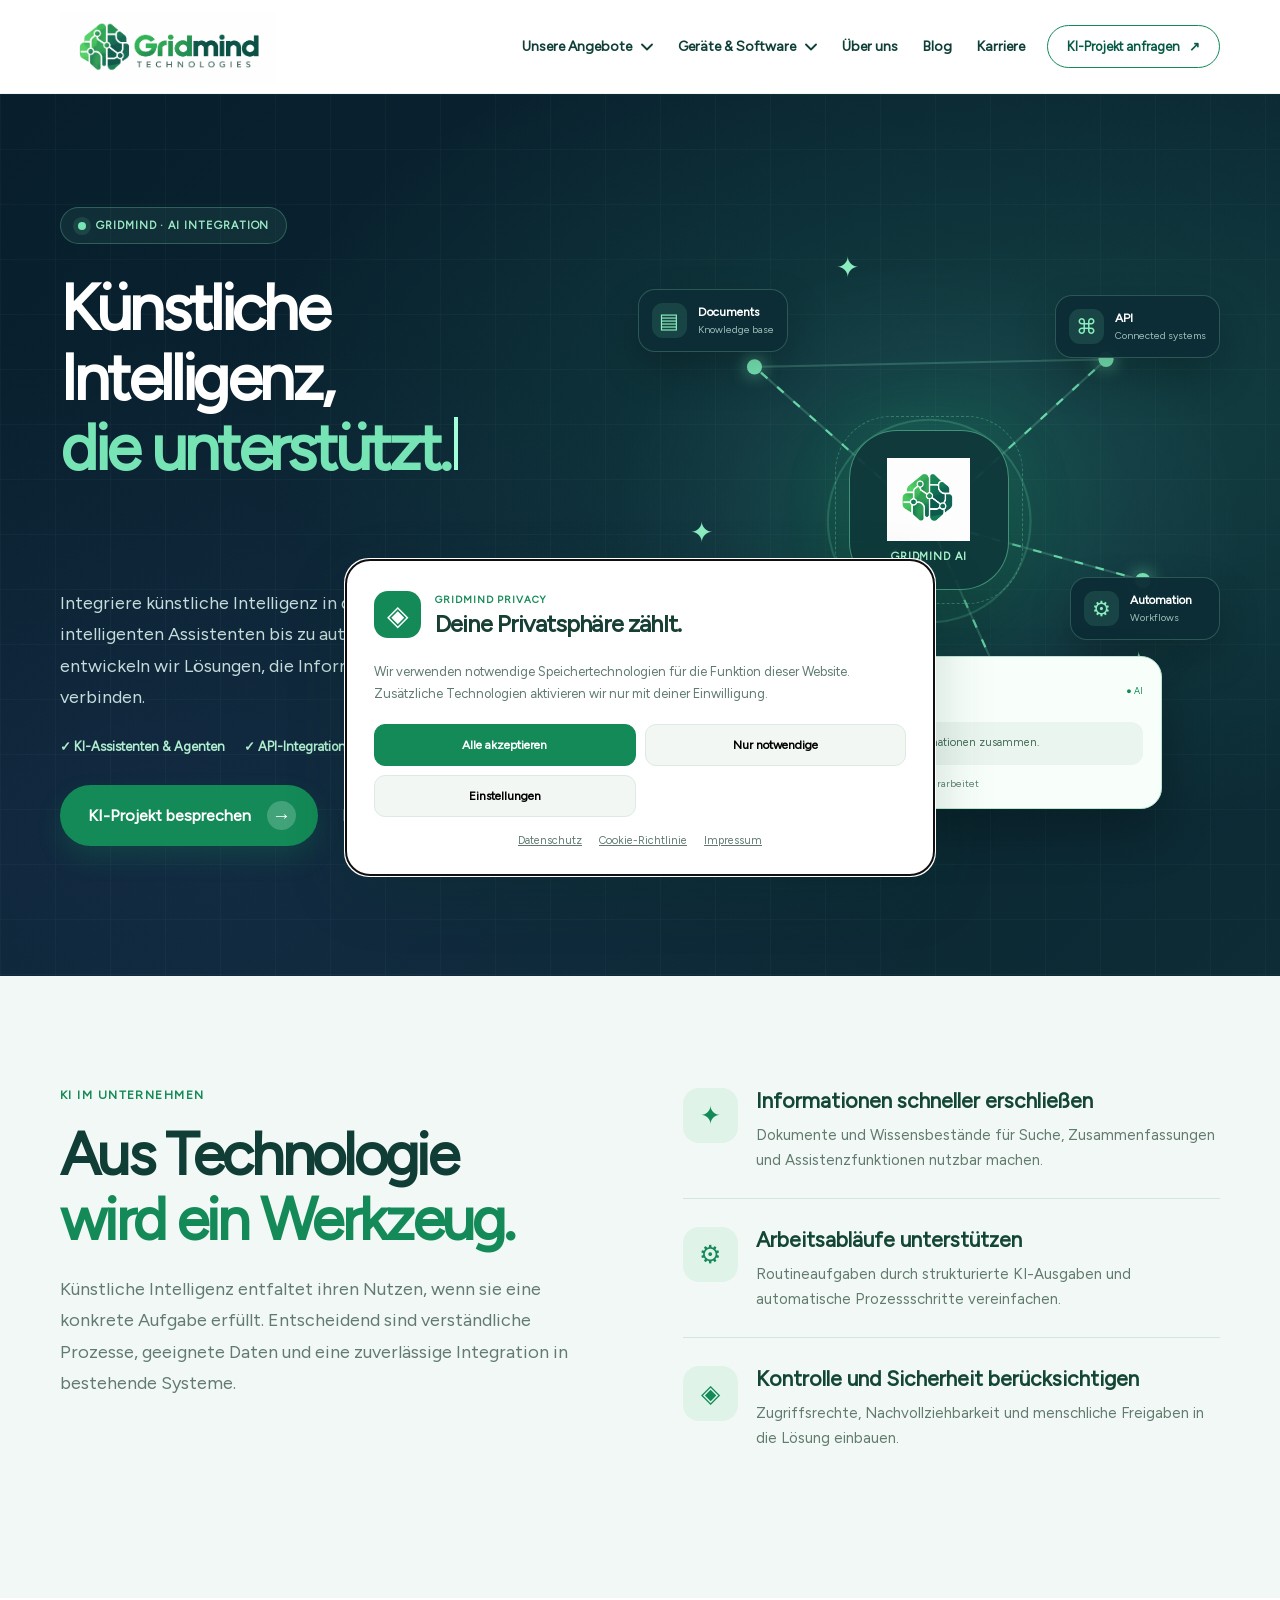
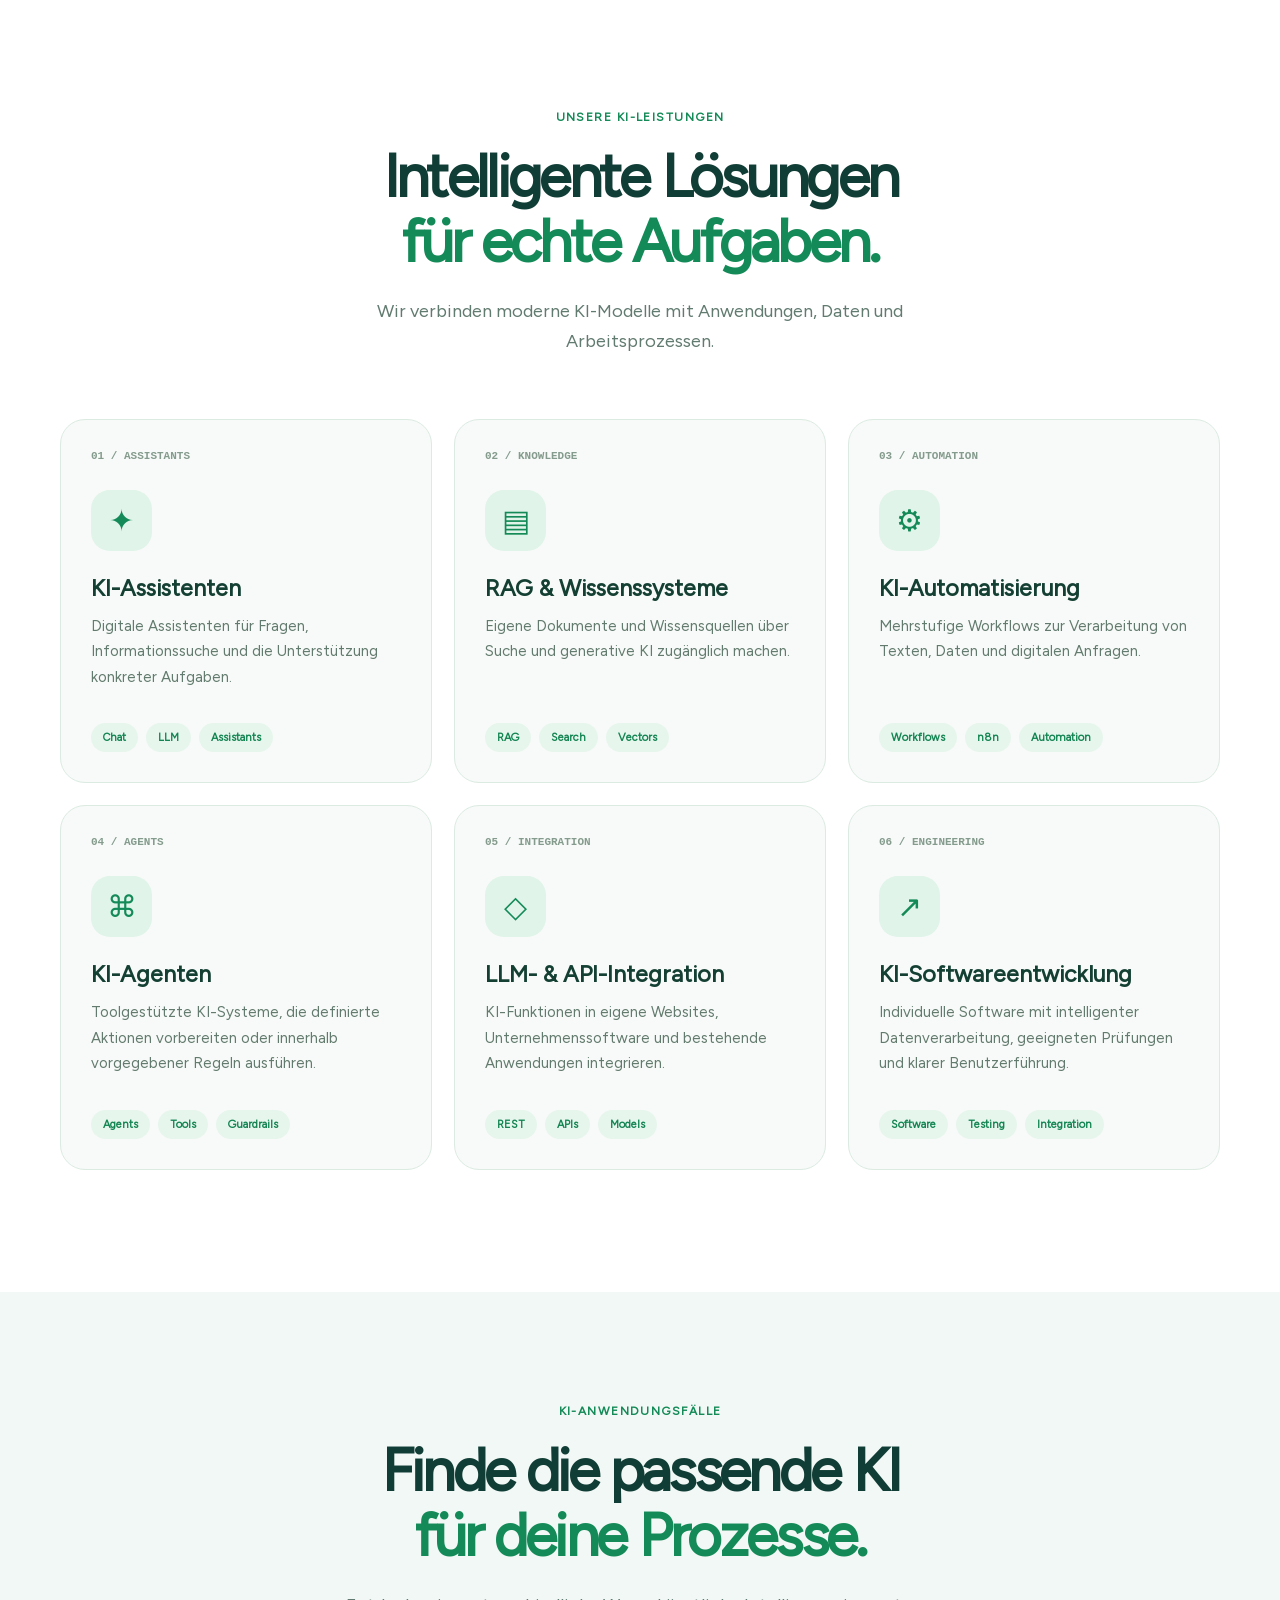
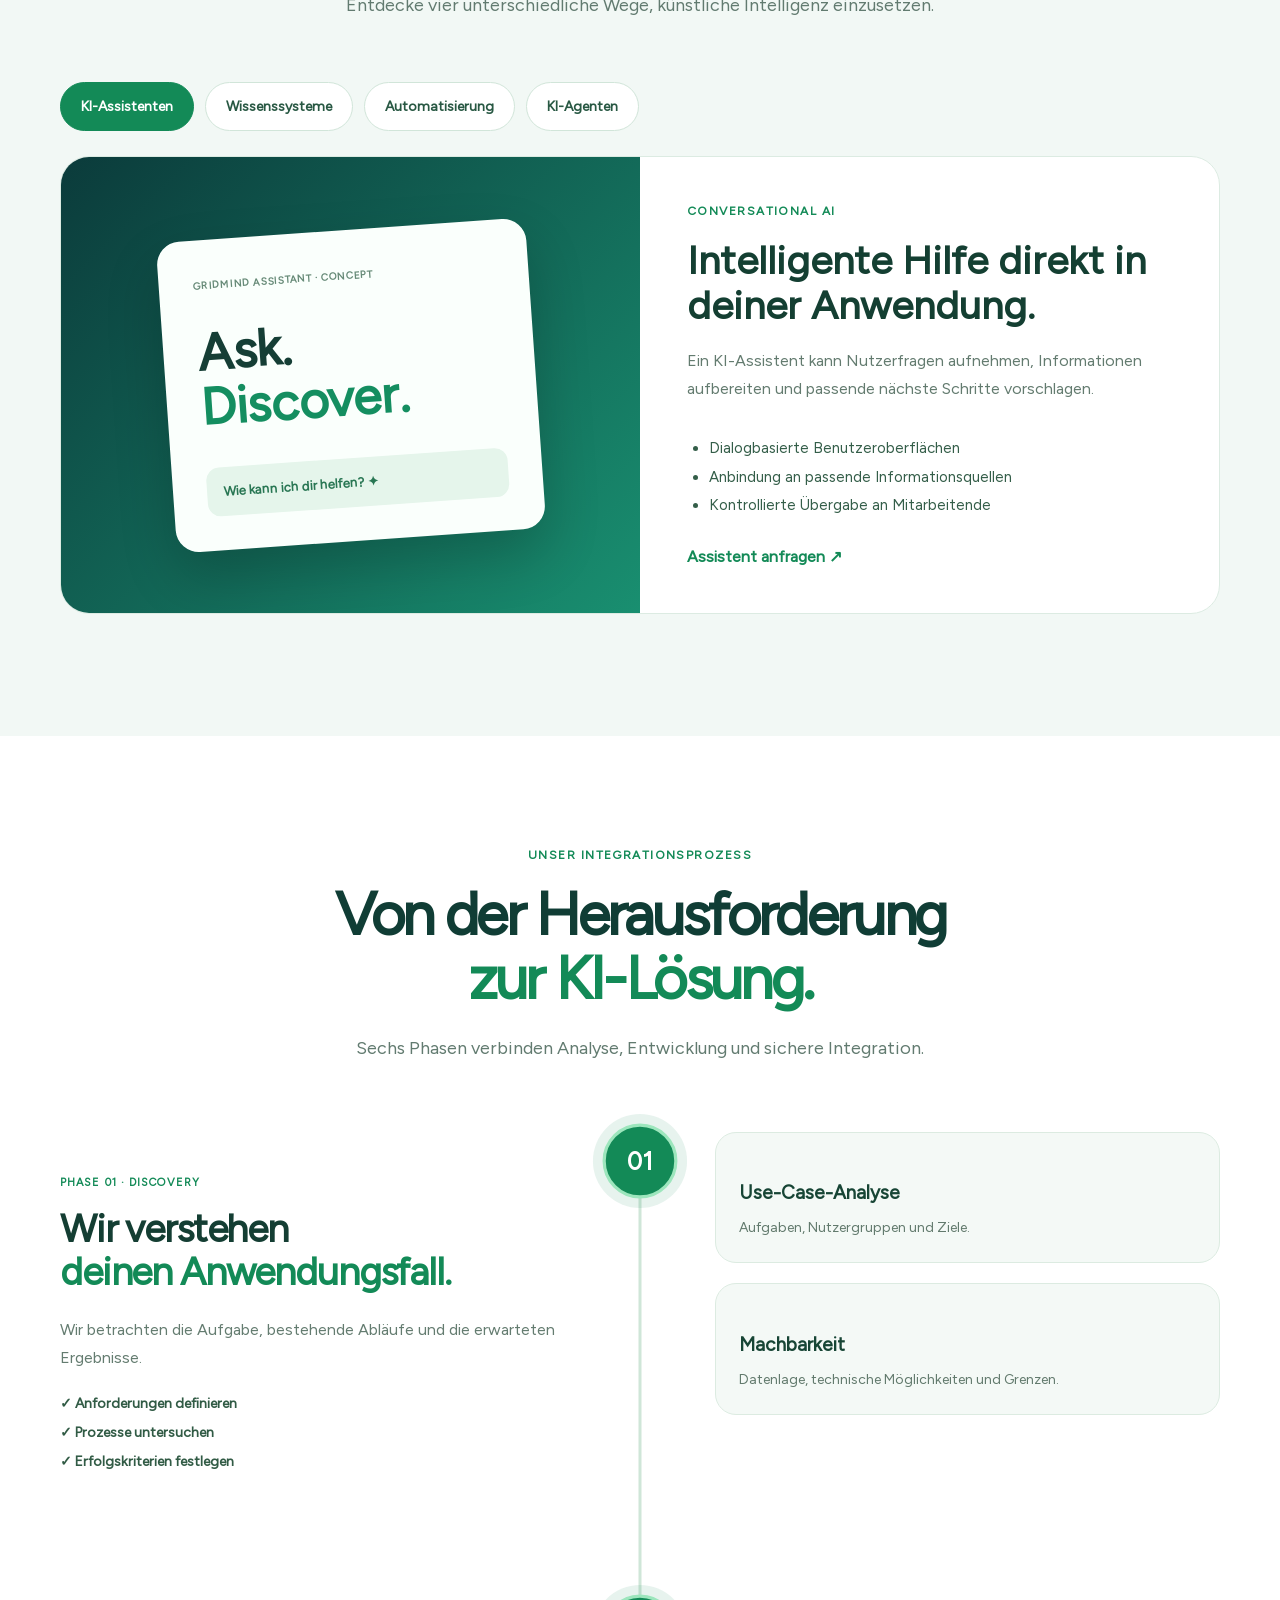
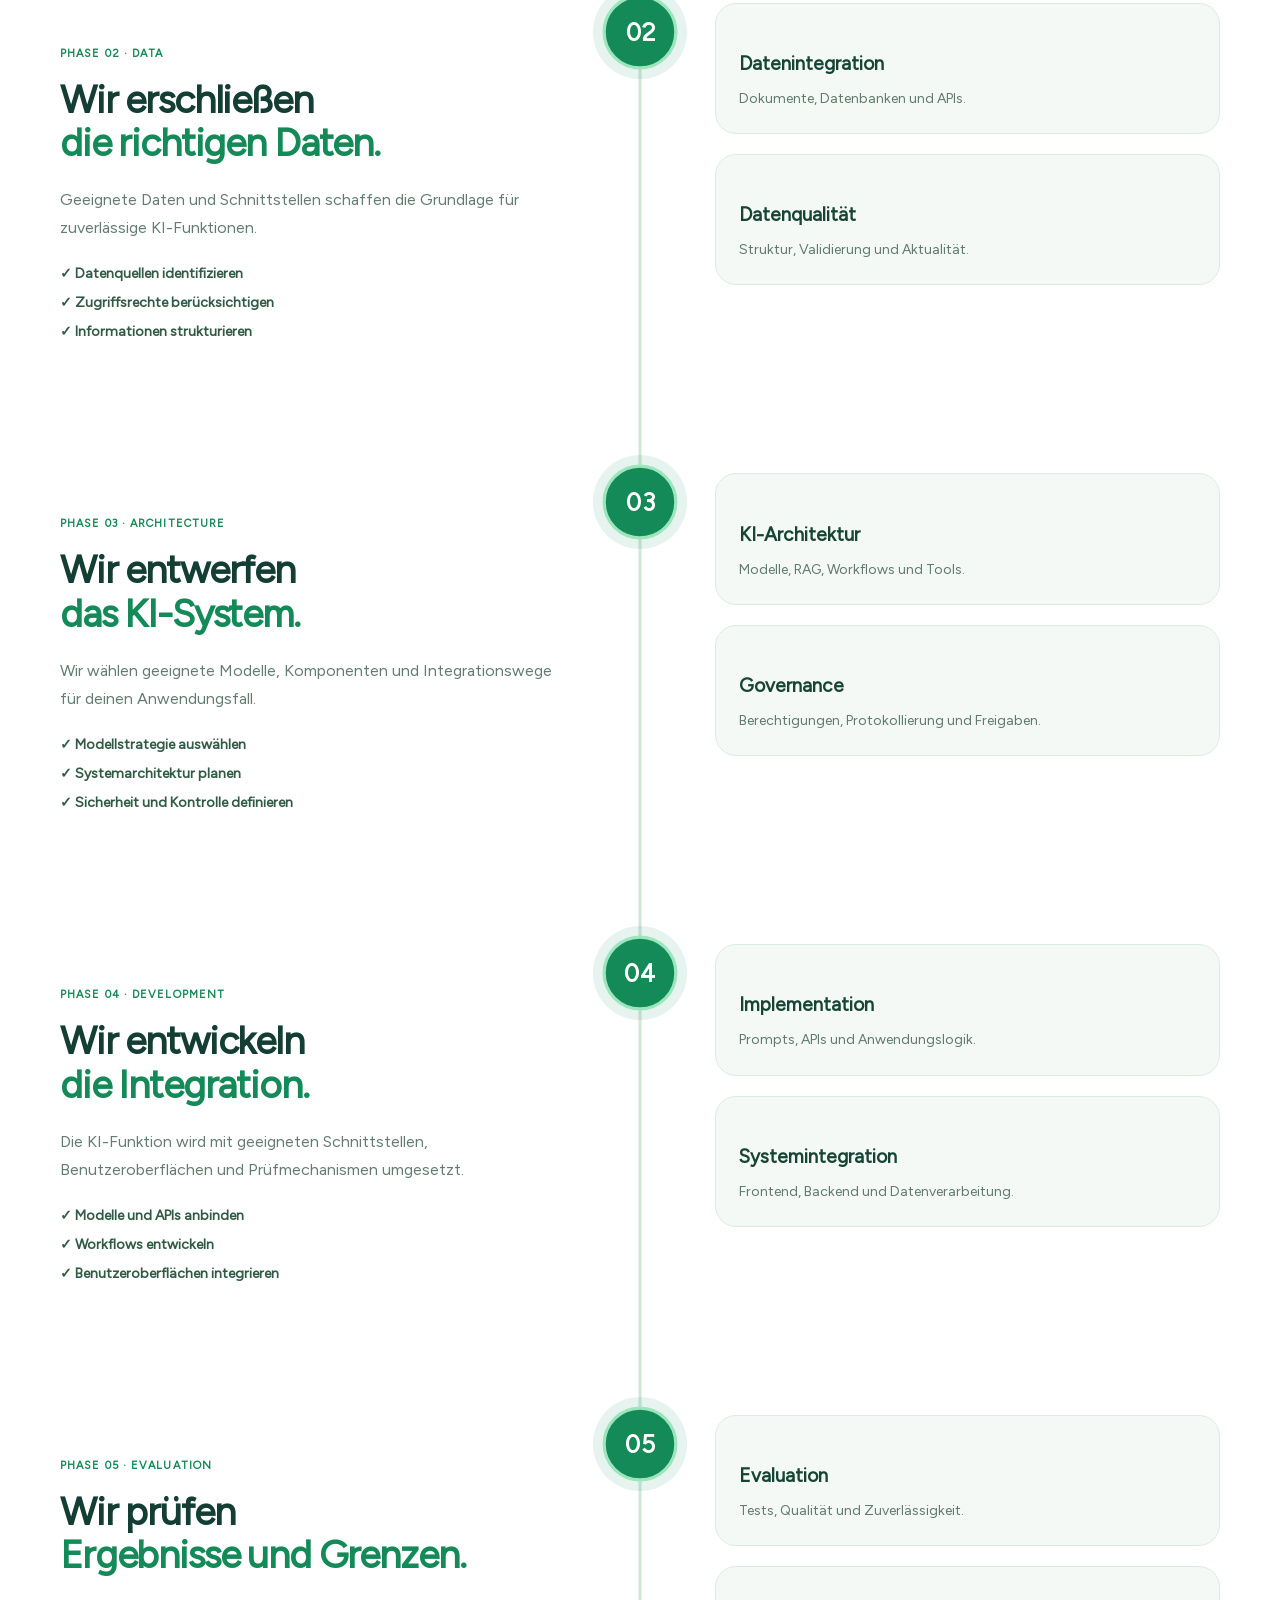
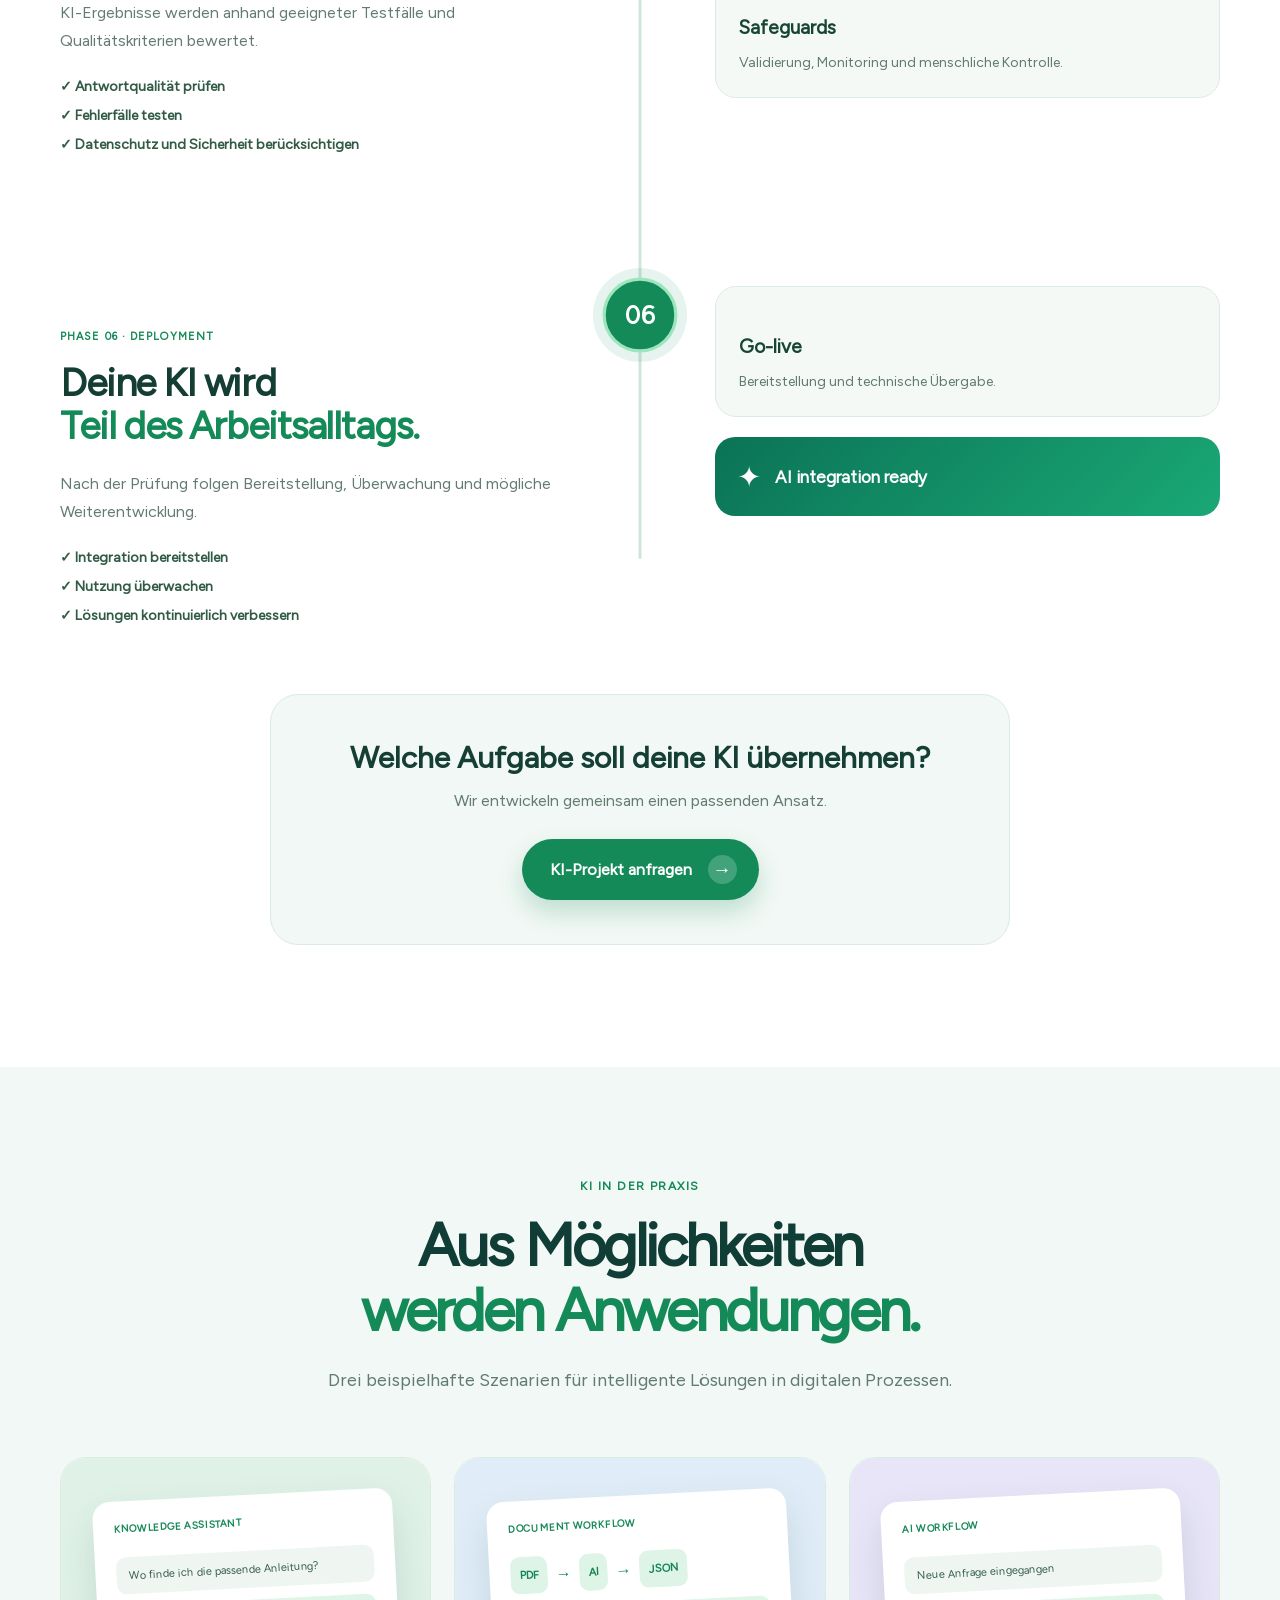
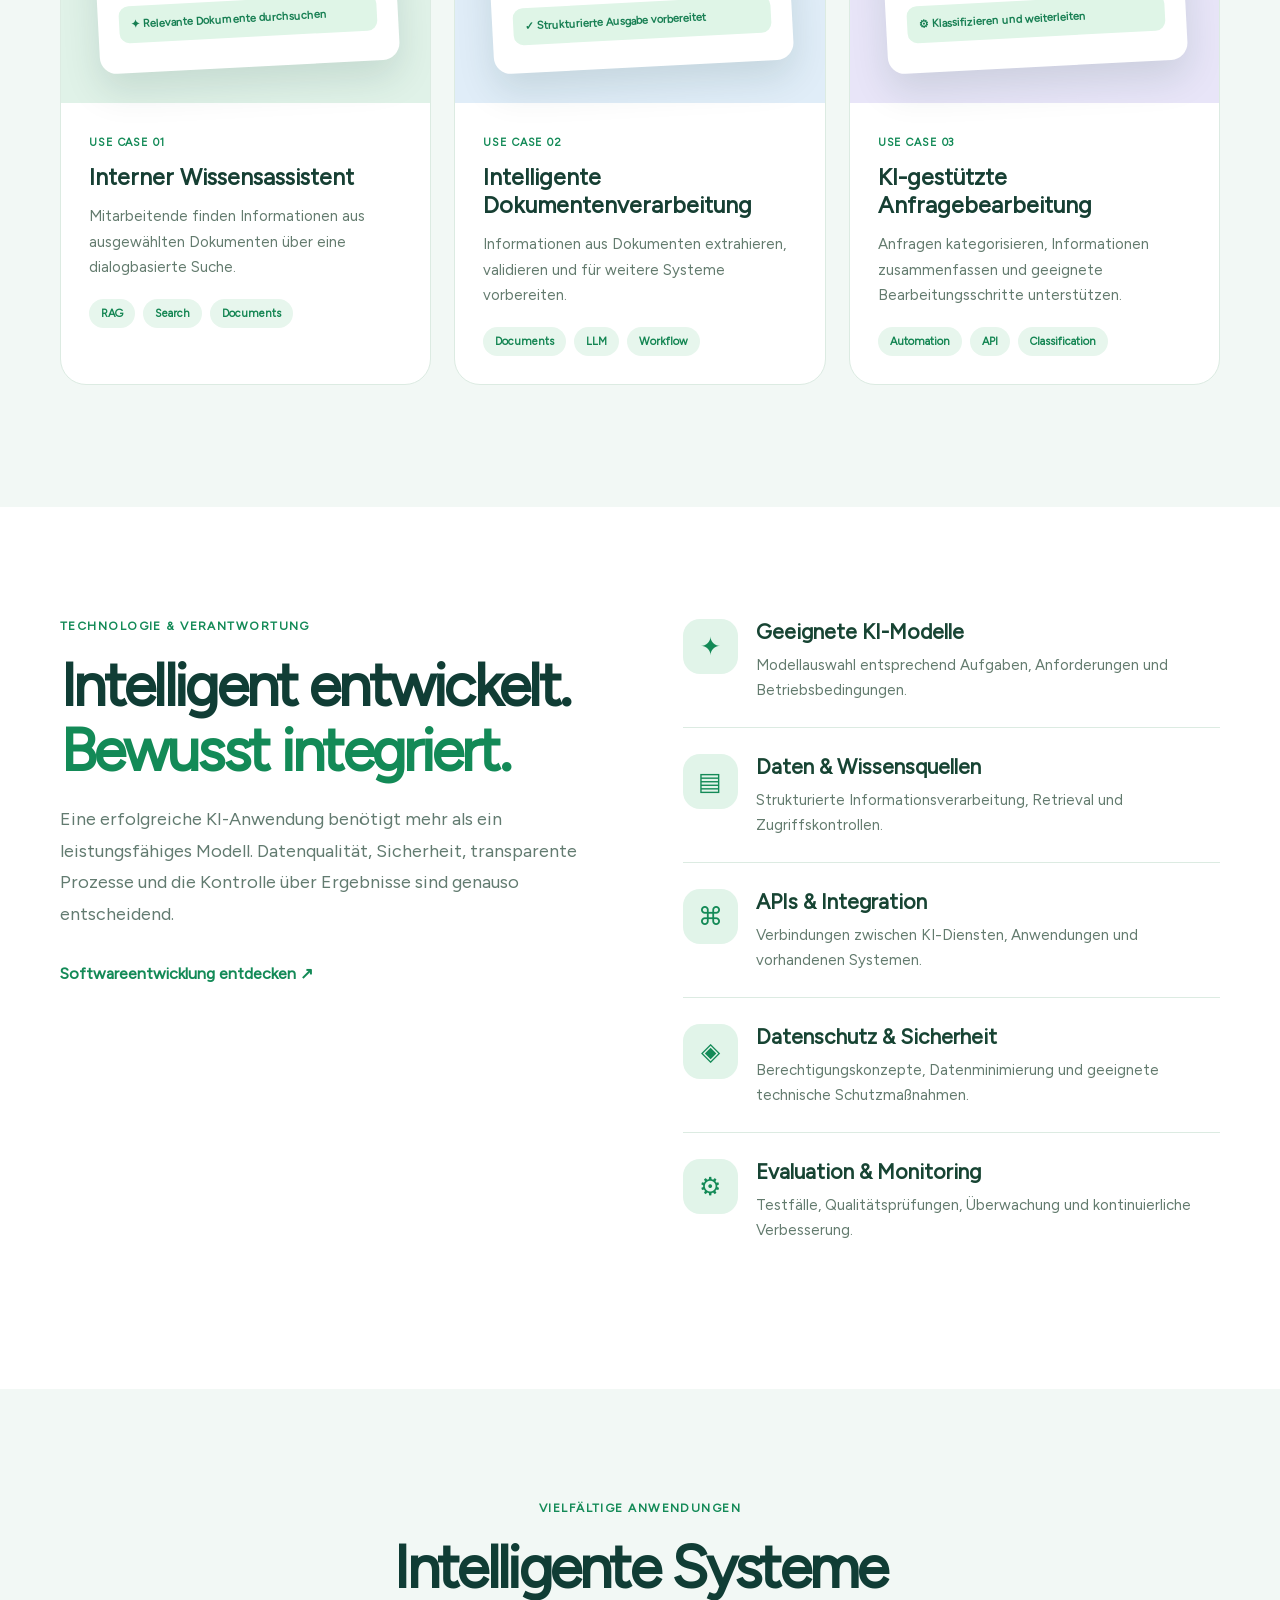
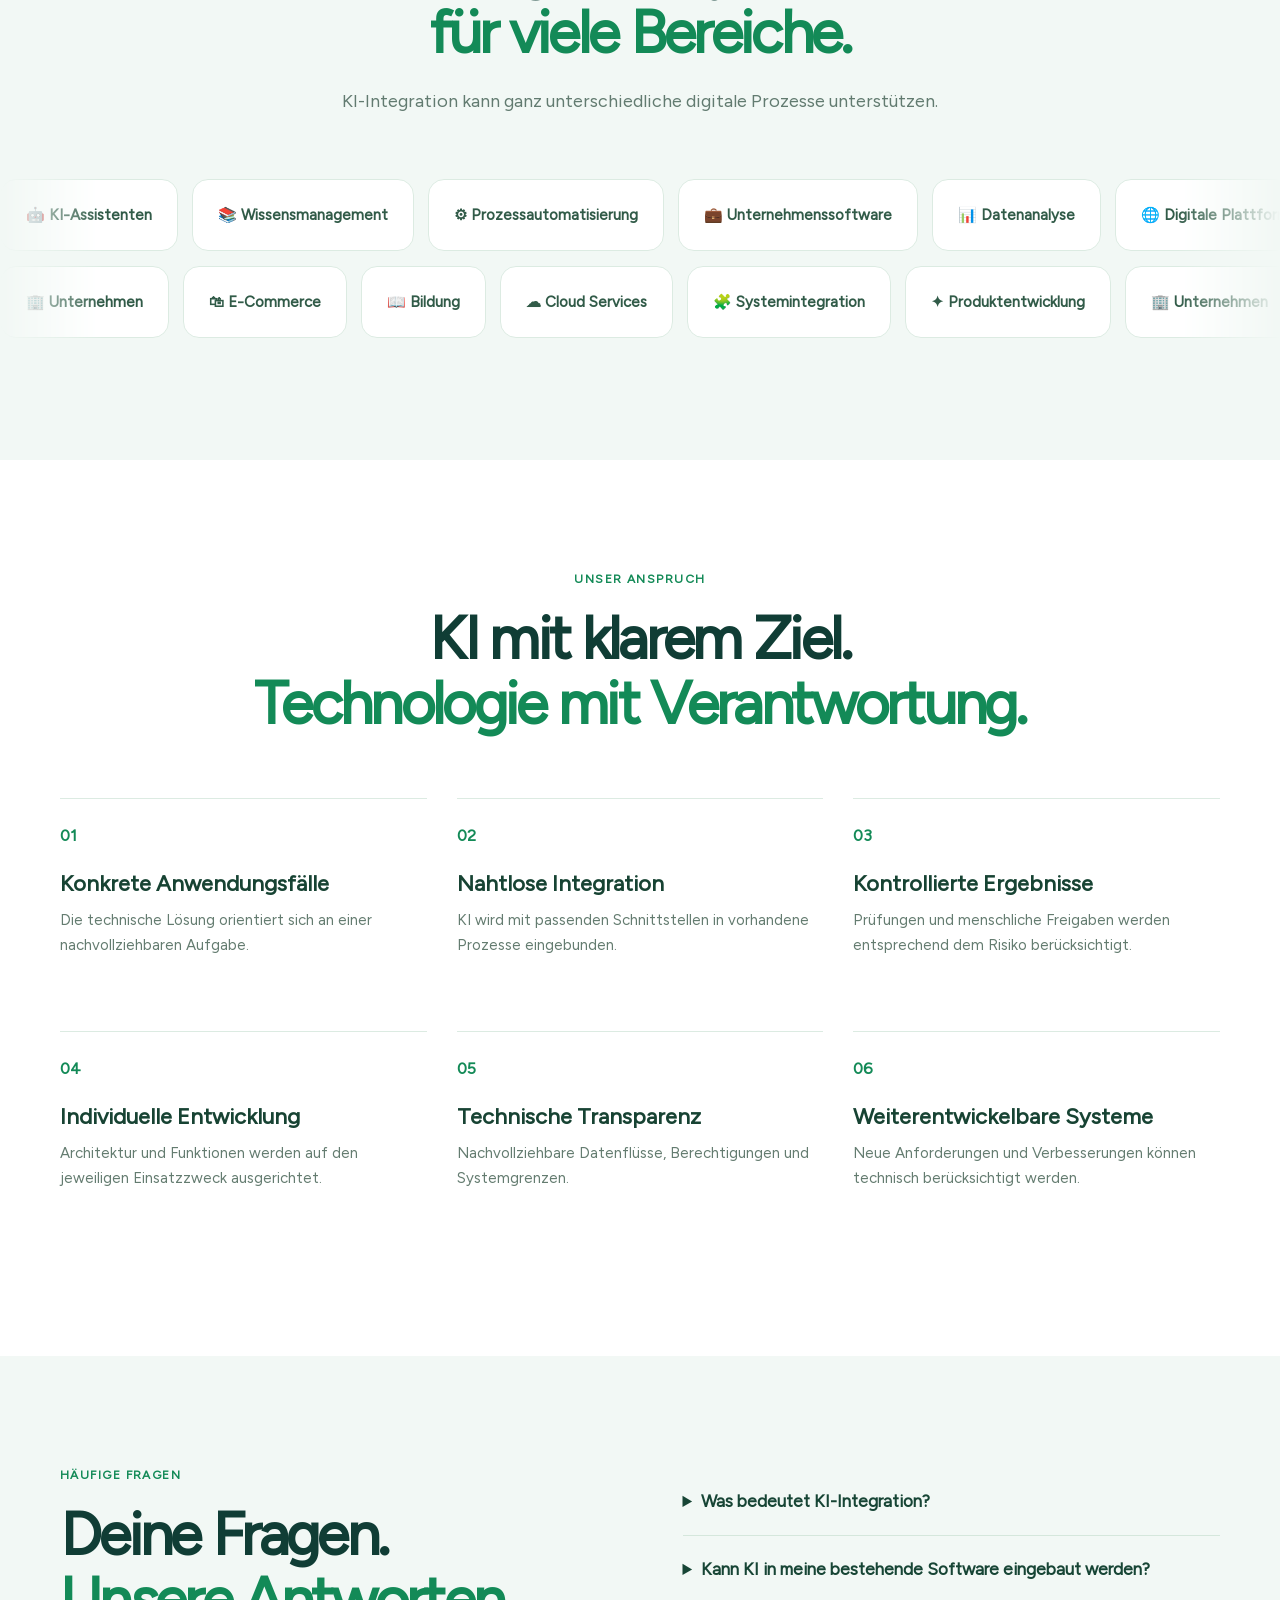
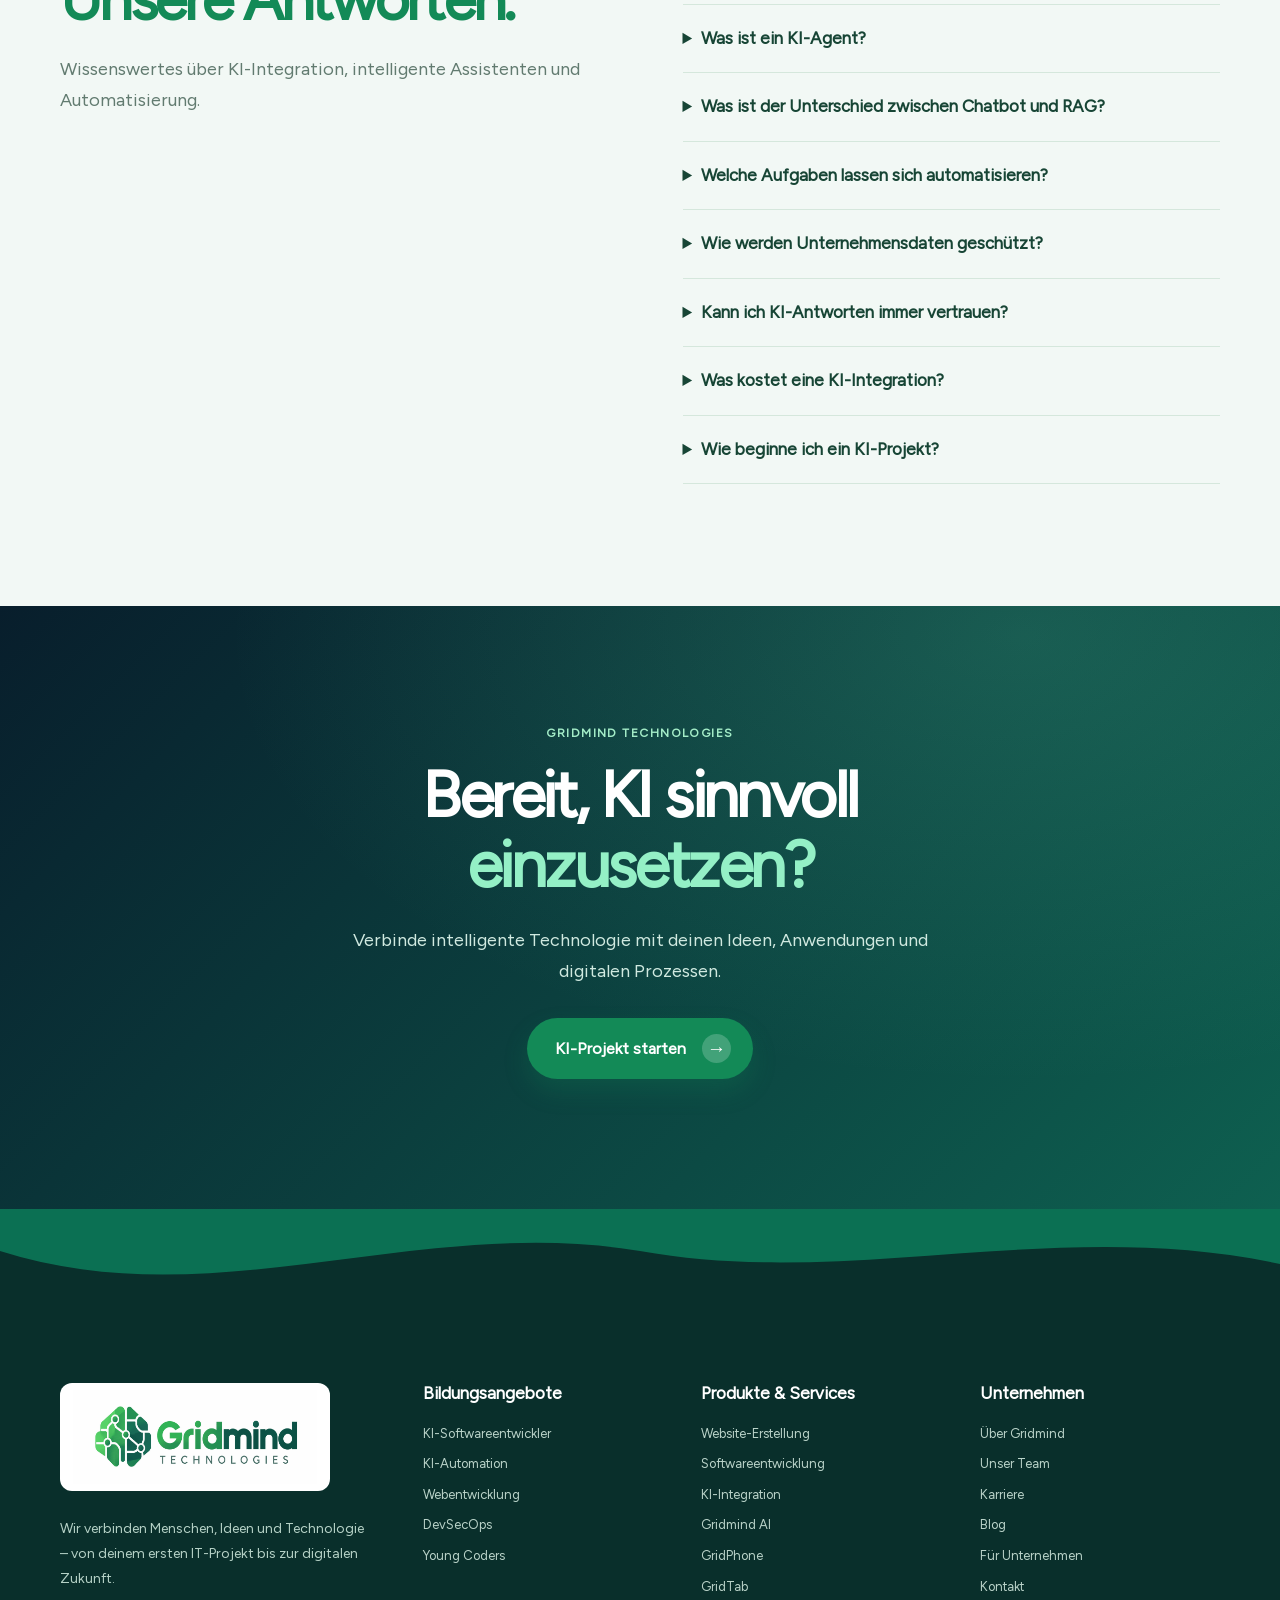
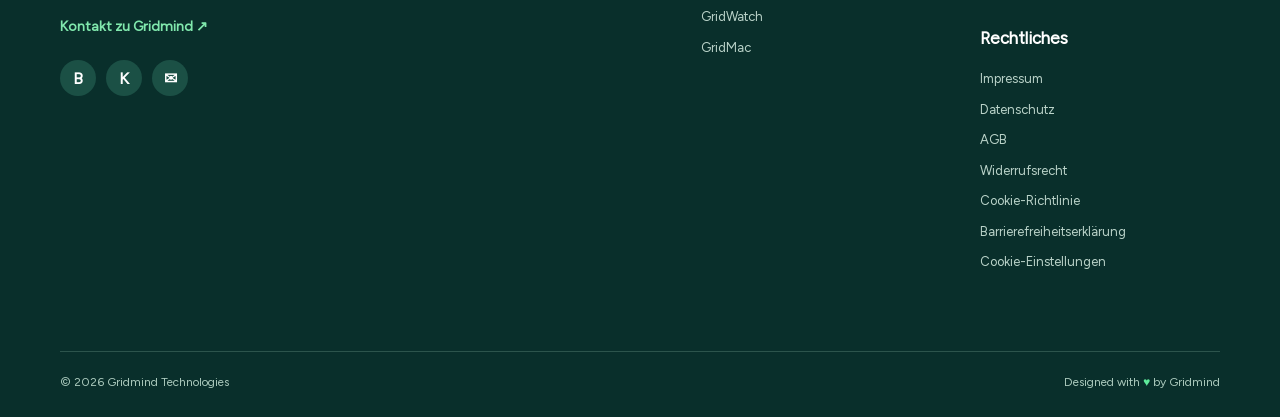
<file: services/ki-integration.html>
<!DOCTYPE html>
<html lang="de">
<head>
  <meta charset="UTF-8">
  <meta name="viewport" content="width=device-width, initial-scale=1">
  <meta name="theme-color" content="#081e2c">
  <meta name="description" content="KI-Integration bei Gridmind Technologies: Intelligente Assistenten, KI-Agenten, RAG-Systeme, Automatisierung, LLMs und APIs für Unternehmen.">
  <title>KI-Integration für Unternehmen | Gridmind Technologies</title>

  <link rel="icon" type="image/png" href="../assets/logo-icon.png">
  <link rel="stylesheet" href="../css/figtree.css">
  <link rel="stylesheet" href="../css/style.css">
  <link rel="stylesheet" href="../css/ki-integration.css">
  <script src="../js/main.js" defer></script>
</head>

<body class="gridmind-ai-service">
<a href="#main-content" class="skip-link">Zum Hauptinhalt</a>

<!-- ==========================================
     GEMEINSAMER GRIDMIND HEADER
     ========================================== -->
<header class="site-header" id="site-header">
  <div class="container header-inner">
    <a class="brand" href="../index.html"
       aria-label="Gridmind Technologies – Startseite">
      <img src="../assets/logo.png" width="280" height="94"
           alt="Gridmind Technologies">
    </a>

    <nav class="desktop-nav" aria-label="Hauptnavigation">
      <div class="nav-group">
        <button class="nav-trigger" type="button"
                aria-expanded="false" aria-controls="nav-offers">
          Unsere Angebote
          <svg viewBox="0 0 12 8" width="12" height="8"
               fill="none" aria-hidden="true">
            <path d="M1 1.5L6 6.5L11 1.5"
                  stroke="currentColor" stroke-width="1.8"
                  stroke-linecap="round" stroke-linejoin="round"/>
          </svg>
        </button>
        <div class="nav-dropdown" id="nav-offers">
          <span class="dropdown-title">Ausbildung & Karriere</span>
          <a href="../bildungsangebote/ki-softwareentwickler.html">KI-Softwareentwickler</a>
          <a href="../bildungsangebote/ki-automation.html">KI-Automation</a>
          <a href="../bildungsangebote/webentwicklung.html">Webentwicklung</a>
          <a href="../bildungsangebote/devsecops.html">DevSecOps</a>
          <a href="../bildungsangebote/young-coders.html">Young Coders</a>

          <span class="dropdown-title">Digitale Dienstleistungen</span>
          <a href="../services/websites.html">Websites erstellen lassen</a>
          <a href="../services/softwareentwicklung.html">Softwareentwicklung</a>
          <a href="../services/ki-integration.html" aria-current="page">KI-Integration</a>
        </div>
      </div>

      <div class="nav-group">
        <button class="nav-trigger" type="button"
                aria-expanded="false" aria-controls="nav-devices">
          Geräte & Software
          <svg viewBox="0 0 12 8" width="12" height="8"
               fill="none" aria-hidden="true">
            <path d="M1 1.5L6 6.5L11 1.5"
                  stroke="currentColor" stroke-width="1.8"
                  stroke-linecap="round" stroke-linejoin="round"/>
          </svg>
        </button>
        <div class="nav-dropdown" id="nav-devices">
          <a href="../produkte/gridphone.html">GridPhone</a>
          <a href="../produkte/gridtab.html">GridTab</a>
          <a href="../produkte/gridwatch.html">GridWatch</a>
          <a href="../produkte/gridmac.html">GridMac</a>
          <a href="../produkte/gridmind-ai.html">Gridmind AI</a>
        </div>
      </div>
      <a href="../unternehmen/ueber-uns.html">Über uns</a>
      <a href="../unternehmen/blog.html">Blog</a>
      <a href="../unternehmen/karriere.html">Karriere</a>
    </nav>

    <div class="header-actions">
      <a class="header-cta" href="../unternehmen/kontakt.html">
        KI-Projekt anfragen <span aria-hidden="true">↗</span>
      </a>
      <button class="hamburger" id="hamburger" type="button"
              aria-label="Menü öffnen" aria-controls="mobile-menu"
              aria-expanded="false">
        <span></span><span></span><span></span>
      </button>
    </div>
  </div>

  <nav class="mobile-menu" id="mobile-menu"
       aria-label="Mobiles Menü" inert>
    <div class="mobile-menu-inner">
      <a href="../index.html">Startseite</a>
      <details>
        <summary>Bildungsangebote</summary>
        <div class="mobile-submenu">
          <a href="../bildungsangebote/ki-softwareentwickler.html">KI-Softwareentwickler</a>
          <a href="../bildungsangebote/ki-automation.html">KI-Automation</a>
          <a href="../bildungsangebote/webentwicklung.html">Webentwicklung</a>
          <a href="../bildungsangebote/devsecops.html">DevSecOps</a>
          <a href="../bildungsangebote/young-coders.html">Young Coders</a>
        </div>
      </details>
      <details>
        <summary>Websites & Software</summary>
        <div class="mobile-submenu">
          <a href="../services/websites.html">Website-Erstellung</a>
          <a href="../services/softwareentwicklung.html">Softwareentwicklung</a>
          <a href="../services/ki-integration.html" aria-current="page">KI-Integration</a>
        </div>
      </details>
      <details>
        <summary>Grid-Geräte</summary>
        <div class="mobile-submenu">
          <a href="../produkte/gridphone.html">GridPhone</a>
          <a href="../produkte/gridtab.html">GridTab</a>
          <a href="../produkte/gridwatch.html">GridWatch</a>
          <a href="../produkte/gridmac.html">GridMac</a>
          <a href="../produkte/gridmind-ai.html">Gridmind AI</a>
        </div>
      </details>
      <a href="../unternehmen/ueber-uns.html">Über uns</a>
      <a href="../unternehmen/blog.html">Blog</a>
      <a href="../unternehmen/karriere.html">Karriere</a>
      <a href="../unternehmen/kontakt.html">Kontakt</a>
      <a class="mobile-cta" href="../unternehmen/kontakt.html">
        KI-Projekt anfragen →
      </a>
    </div>
  </nav>
</header>

<main id="main-content">

  <!-- ==========================================
       HERO MIT TYPEWRITER
       ========================================== -->
  <section class="ais-hero" aria-labelledby="ais-hero-title">
    <div class="container ais-hero-layout">
      <div class="ais-hero-copy">
        <span class="ais-kicker">
          <i></i> GRIDMIND · AI INTEGRATION
        </span>

        <h1 id="ais-hero-title">
          Künstliche Intelligenz,
          <span class="ais-type-line">
            die <span id="ais-typewriter" aria-hidden="true">verbindet.</span><i aria-hidden="true"></i>
          </span>
        </h1>

        <p class="ais-visually-hidden">
          Künstliche Intelligenz, die verbindet, unterstützt,
          automatisiert und Wissen nutzbar macht.
        </p>

        <p class="ais-hero-lead">
          Integriere künstliche Intelligenz in deine
          digitalen Prozesse. Von intelligenten Assistenten
          bis zu automatisierten Workflows entwickeln wir
          Lösungen, die Informationen und Systeme verbinden.
        </p>

        <div class="ais-hero-checks">
          <span>✓ KI-Assistenten & Agenten</span>
          <span>✓ API-Integration</span>
          <span>✓ Intelligente Automation</span>
        </div>

        <div class="ais-hero-actions">
          <a class="btn btn-primary hero-button"
             href="../unternehmen/kontakt.html">
            KI-Projekt besprechen
            <span class="arrow-circle" aria-hidden="true">→</span>
          </a>
          <a href="#leistungen" class="ais-text-link">
            Möglichkeiten entdecken ↘
          </a>
        </div>
      </div>

      <!-- KI-NETZWERK & ASSISTENT -->
      <div class="ais-hero-art"
           aria-label="Illustration eines KI-Netzwerks mit verbundenen Anwendungen">
        <div class="ais-art-glow"></div>

        <svg class="ais-network" viewBox="0 0 540 520"
             aria-hidden="true" fill="none">
          <path d="M270 255L108 112M270 255L434 105M270 255L468 310M270 255L356 448M270 255L94 405M108 112L434 105M94 405L356 448"
                class="ais-network-base"/>
          <path d="M270 255L108 112M270 255L434 105M270 255L468 310M270 255L356 448M270 255L94 405"
                class="ais-network-flow"/>
          <circle cx="108" cy="112" r="7" class="ais-network-point"/>
          <circle cx="434" cy="105" r="7" class="ais-network-point"/>
          <circle cx="468" cy="310" r="7" class="ais-network-point"/>
          <circle cx="356" cy="448" r="7" class="ais-network-point"/>
          <circle cx="94" cy="405" r="7" class="ais-network-point"/>
          <circle cx="270" cy="255" r="94" class="ais-network-halo"/>
        </svg>

        <div class="ais-core">
          <div class="ais-core-ring"></div>
          <img src="../assets/logo-icon.png"
               width="90" height="90" alt="">
          <span>GRIDMIND AI</span>
        </div>

        <div class="ais-node ais-node-data">
          <span>▤</span>
          <div><strong>Documents</strong><small>Knowledge base</small></div>
        </div>

        <div class="ais-node ais-node-api">
          <span>⌘</span>
          <div><strong>API</strong><small>Connected systems</small></div>
        </div>

        <div class="ais-node ais-node-workflow">
          <span>⚙</span>
          <div><strong>Automation</strong><small>Workflows</small></div>
        </div>

        <div class="ais-node ais-node-chat">
          <span>✦</span>
          <div><strong>AI Assistant</strong><small>Conversation</small></div>
        </div>

        <div class="ais-chat-card">
          <div class="ais-chat-top">
            <span>✦</span>
            <strong>Gridmind AI</strong>
            <small>● AI</small>
          </div>
          <div class="ais-chat-question">Fasse die wichtigsten Informationen zusammen.</div>
          <div class="ais-chat-answer">
            <i></i><i></i><i></i>
            <span>Informationen werden verarbeitet</span>
          </div>
        </div>

        <span class="ais-spark ais-spark-a" aria-hidden="true">✦</span>
        <span class="ais-spark ais-spark-b" aria-hidden="true">✧</span>
        <span class="ais-spark ais-spark-c" aria-hidden="true">✦</span>
      </div>
    </div>
  </section>

  <!-- ==========================================
       INTRO
       ========================================== -->
  <section class="ais-section ais-intro">
    <div class="container ais-split">
      <div>
        <span class="ais-eyebrow">KI IM UNTERNEHMEN</span>
        <h2>Aus Technologie<br><em>wird ein Werkzeug.</em></h2>
        <p class="ais-lead">
          Künstliche Intelligenz entfaltet ihren Nutzen,
          wenn sie eine konkrete Aufgabe erfüllt.
          Entscheidend sind verständliche Prozesse,
          geeignete Daten und eine zuverlässige
          Integration in bestehende Systeme.
        </p>
      </div>

      <div class="ais-intro-list">
        <article>
          <span>✦</span>
          <div>
            <h3>Informationen schneller erschließen</h3>
            <p>Dokumente und Wissensbestände für Suche, Zusammenfassungen und Assistenzfunktionen nutzbar machen.</p>
          </div>
        </article>
        <article>
          <span>⚙</span>
          <div>
            <h3>Arbeitsabläufe unterstützen</h3>
            <p>Routineaufgaben durch strukturierte KI-Ausgaben und automatische Prozessschritte vereinfachen.</p>
          </div>
        </article>
        <article>
          <span>◈</span>
          <div>
            <h3>Kontrolle und Sicherheit berücksichtigen</h3>
            <p>Zugriffsrechte, Nachvollziehbarkeit und menschliche Freigaben in die Lösung einbauen.</p>
          </div>
        </article>
      </div>
    </div>
  </section>

  <!-- ==========================================
       LEISTUNGEN
       ========================================== -->
  <section class="ais-section ais-services" id="leistungen">
    <div class="container">
      <div class="ais-heading">
        <span class="ais-eyebrow">UNSERE KI-LEISTUNGEN</span>
        <h2>Intelligente Lösungen<br><em>für echte Aufgaben.</em></h2>
        <p>Wir verbinden moderne KI-Modelle mit Anwendungen, Daten und Arbeitsprozessen.</p>
      </div>

      <div class="ais-service-grid">
        <article class="ais-service-card">
          <span class="ais-service-index">01 / ASSISTANTS</span>
          <span class="ais-service-icon">✦</span>
          <h3>KI-Assistenten</h3>
          <p>Digitale Assistenten für Fragen, Informationssuche und die Unterstützung konkreter Aufgaben.</p>
          <div class="ais-tags"><span>Chat</span><span>LLM</span><span>Assistants</span></div>
        </article>

        <article class="ais-service-card">
          <span class="ais-service-index">02 / KNOWLEDGE</span>
          <span class="ais-service-icon">▤</span>
          <h3>RAG & Wissenssysteme</h3>
          <p>Eigene Dokumente und Wissensquellen über Suche und generative KI zugänglich machen.</p>
          <div class="ais-tags"><span>RAG</span><span>Search</span><span>Vectors</span></div>
        </article>

        <article class="ais-service-card">
          <span class="ais-service-index">03 / AUTOMATION</span>
          <span class="ais-service-icon">⚙</span>
          <h3>KI-Automatisierung</h3>
          <p>Mehrstufige Workflows zur Verarbeitung von Texten, Daten und digitalen Anfragen.</p>
          <div class="ais-tags"><span>Workflows</span><span>n8n</span><span>Automation</span></div>
        </article>

        <article class="ais-service-card">
          <span class="ais-service-index">04 / AGENTS</span>
          <span class="ais-service-icon">⌘</span>
          <h3>KI-Agenten</h3>
          <p>Toolgestützte KI-Systeme, die definierte Aktionen vorbereiten oder innerhalb vorgegebener Regeln ausführen.</p>
          <div class="ais-tags"><span>Agents</span><span>Tools</span><span>Guardrails</span></div>
        </article>

        <article class="ais-service-card">
          <span class="ais-service-index">05 / INTEGRATION</span>
          <span class="ais-service-icon">◇</span>
          <h3>LLM- & API-Integration</h3>
          <p>KI-Funktionen in eigene Websites, Unternehmenssoftware und bestehende Anwendungen integrieren.</p>
          <div class="ais-tags"><span>REST</span><span>APIs</span><span>Models</span></div>
        </article>

        <article class="ais-service-card">
          <span class="ais-service-index">06 / ENGINEERING</span>
          <span class="ais-service-icon">↗</span>
          <h3>KI-Softwareentwicklung</h3>
          <p>Individuelle Software mit intelligenter Datenverarbeitung, geeigneten Prüfungen und klarer Benutzerführung.</p>
          <div class="ais-tags"><span>Software</span><span>Testing</span><span>Integration</span></div>
        </article>
      </div>
    </div>
  </section>

  <!-- ==========================================
       INTERAKTIVE LÖSUNGSKATEGORIEN
       ========================================== -->
  <section class="ais-section ais-solutions" id="loesungen">
    <div class="container">
      <div class="ais-heading">
        <span class="ais-eyebrow">KI-ANWENDUNGSFÄLLE</span>
        <h2>Finde die passende KI<br><em>für deine Prozesse.</em></h2>
        <p>Entdecke vier unterschiedliche Wege, künstliche Intelligenz einzusetzen.</p>
      </div>

      <div class="ais-tabs" role="tablist" aria-label="KI-Lösungen">
        <button class="ais-tab is-active" type="button"
                role="tab" id="ais-tab-assistant"
                aria-controls="ais-panel-assistant"
                aria-selected="true" tabindex="0" data-ais-tab>
          KI-Assistenten
        </button>
        <button class="ais-tab" type="button"
                role="tab" id="ais-tab-knowledge"
                aria-controls="ais-panel-knowledge"
                aria-selected="false" tabindex="-1" data-ais-tab>
          Wissenssysteme
        </button>
        <button class="ais-tab" type="button"
                role="tab" id="ais-tab-workflow"
                aria-controls="ais-panel-workflow"
                aria-selected="false" tabindex="-1" data-ais-tab>
          Automatisierung
        </button>
        <button class="ais-tab" type="button"
                role="tab" id="ais-tab-agent"
                aria-controls="ais-panel-agent"
                aria-selected="false" tabindex="-1" data-ais-tab>
          KI-Agenten
        </button>
      </div>

      <div class="ais-panels">
        <article class="ais-panel is-active" id="ais-panel-assistant"
                 role="tabpanel" aria-labelledby="ais-tab-assistant">
          <div class="ais-panel-art ais-art-assistant">
            <div class="ais-panel-demo">
              <span>GRIDMIND ASSISTANT · CONCEPT</span>
              <h3>Ask.<br><em>Discover.</em></h3>
              <div class="ais-demo-chat">Wie kann ich dir helfen? ✦</div>
            </div>
          </div>
          <div class="ais-panel-copy">
            <span class="ais-eyebrow">CONVERSATIONAL AI</span>
            <h3>Intelligente Hilfe direkt in deiner Anwendung.</h3>
            <p>Ein KI-Assistent kann Nutzerfragen aufnehmen, Informationen aufbereiten und passende nächste Schritte vorschlagen.</p>
            <ul>
              <li>Dialogbasierte Benutzeroberflächen</li>
              <li>Anbindung an passende Informationsquellen</li>
              <li>Kontrollierte Übergabe an Mitarbeitende</li>
            </ul>
            <a href="../unternehmen/kontakt.html" class="ais-text-link">Assistent anfragen ↗</a>
          </div>
        </article>

        <article class="ais-panel" id="ais-panel-knowledge" hidden
                 role="tabpanel" aria-labelledby="ais-tab-knowledge">
          <div class="ais-panel-art ais-art-knowledge">
            <div class="ais-panel-demo">
              <span>KNOWLEDGE ENGINE · CONCEPT</span>
              <h3>Find.<br><em>Understand.</em></h3>
              <div class="ais-demo-chat">▤ Dokumente durchsuchen</div>
            </div>
          </div>
          <div class="ais-panel-copy">
            <span class="ais-eyebrow">RETRIEVAL AUGMENTED GENERATION</span>
            <h3>Wissen aus deinen Dokumenten nutzbar machen.</h3>
            <p>RAG-Systeme kombinieren Informationssuche mit generativer KI und ermöglichen Antworten unter Einbeziehung ausgewählter Wissensquellen.</p>
            <ul>
              <li>Dokumente erfassen und strukturieren</li>
              <li>Relevante Inhalte gezielt abrufen</li>
              <li>Quellenbezug und Zugriffskontrollen berücksichtigen</li>
            </ul>
            <a href="../unternehmen/kontakt.html" class="ais-text-link">Wissenssystem anfragen ↗</a>
          </div>
        </article>

        <article class="ais-panel" id="ais-panel-workflow" hidden
                 role="tabpanel" aria-labelledby="ais-tab-workflow">
          <div class="ais-panel-art ais-art-workflow">
            <div class="ais-panel-demo">
              <span>AUTOMATION ENGINE · CONCEPT</span>
              <h3>Connect.<br><em>Automate.</em></h3>
              <div class="ais-demo-flow"><b>INPUT</b><i>→</i><b>AI</b><i>→</i><b>OUTPUT</b></div>
            </div>
          </div>
          <div class="ais-panel-copy">
            <span class="ais-eyebrow">INTELLIGENT WORKFLOWS</span>
            <h3>Wiederkehrende Arbeitsschritte einfacher gestalten.</h3>
            <p>KI-gestützte Workflows können Eingaben klassifizieren, Inhalte strukturieren und Aktionen in anderen Systemen vorbereiten.</p>
            <ul>
              <li>APIs und Webhooks verbinden</li>
              <li>Strukturierte KI-Ausgaben verarbeiten</li>
              <li>Validierung und Freigaben integrieren</li>
            </ul>
            <a href="../unternehmen/kontakt.html" class="ais-text-link">Automation anfragen ↗</a>
          </div>
        </article>

        <article class="ais-panel" id="ais-panel-agent" hidden
                 role="tabpanel" aria-labelledby="ais-tab-agent">
          <div class="ais-panel-art ais-art-agent">
            <div class="ais-panel-demo">
              <span>AGENT SYSTEM · CONCEPT</span>
              <h3>Plan.<br><em>Act.</em></h3>
              <div class="ais-demo-chat">⌘ Tools · Regeln · Freigaben</div>
            </div>
          </div>
          <div class="ais-panel-copy">
            <span class="ais-eyebrow">TOOL-ENABLED AI</span>
            <h3>KI-Systeme mit definierten Handlungsmöglichkeiten.</h3>
            <p>Agenten können Werkzeuge nutzen, Aufgaben zerlegen und Arbeitsschritte innerhalb klarer Grenzen ausführen.</p>
            <ul>
              <li>Werkzeuge und Berechtigungen definieren</li>
              <li>Aktionen protokollieren und prüfen</li>
              <li>Menschliche Kontrolle bei kritischen Schritten</li>
            </ul>
            <a href="../unternehmen/kontakt.html" class="ais-text-link">Agentenlösung anfragen ↗</a>
          </div>
        </article>
      </div>
    </div>
  </section>

  <!-- ==========================================
       INTEGRATIONS-TIMELINE
       ========================================== -->
  <section class="ais-section ais-process" id="projektablauf">
    <div class="container">
      <div class="ais-heading">
        <span class="ais-eyebrow">UNSER INTEGRATIONSPROZESS</span>
        <h2>Von der Herausforderung<br><em>zur KI-Lösung.</em></h2>
        <p>Sechs Phasen verbinden Analyse, Entwicklung und sichere Integration.</p>
      </div>

      <div class="ais-process-track">
        <div class="ais-process-line" aria-hidden="true">
          <div class="ais-process-progress"></div>
        </div>

        <article class="ais-phase">
          <div class="ais-phase-copy">
            <span class="ais-phase-label">PHASE 01 · DISCOVERY</span>
            <h3>Wir verstehen<br><em>deinen Anwendungsfall.</em></h3>
            <p>Wir betrachten die Aufgabe, bestehende Abläufe und die erwarteten Ergebnisse.</p>
            <div class="ais-phase-checks">
              <span>✓ Anforderungen definieren</span>
              <span>✓ Prozesse untersuchen</span>
              <span>✓ Erfolgskriterien festlegen</span>
            </div>
          </div>
          <div class="ais-phase-marker">01</div>
          <div class="ais-phase-modules">
            <div class="ais-module"><h4>Use-Case-Analyse</h4><p>Aufgaben, Nutzergruppen und Ziele.</p></div>
            <div class="ais-module"><h4>Machbarkeit</h4><p>Datenlage, technische Möglichkeiten und Grenzen.</p></div>
          </div>
        </article>

        <article class="ais-phase">
          <div class="ais-phase-copy">
            <span class="ais-phase-label">PHASE 02 · DATA</span>
            <h3>Wir erschließen<br><em>die richtigen Daten.</em></h3>
            <p>Geeignete Daten und Schnittstellen schaffen die Grundlage für zuverlässige KI-Funktionen.</p>
            <div class="ais-phase-checks">
              <span>✓ Datenquellen identifizieren</span>
              <span>✓ Zugriffsrechte berücksichtigen</span>
              <span>✓ Informationen strukturieren</span>
            </div>
          </div>
          <div class="ais-phase-marker">02</div>
          <div class="ais-phase-modules">
            <div class="ais-module"><h4>Datenintegration</h4><p>Dokumente, Datenbanken und APIs.</p></div>
            <div class="ais-module"><h4>Datenqualität</h4><p>Struktur, Validierung und Aktualität.</p></div>
          </div>
        </article>

        <article class="ais-phase">
          <div class="ais-phase-copy">
            <span class="ais-phase-label">PHASE 03 · ARCHITECTURE</span>
            <h3>Wir entwerfen<br><em>das KI-System.</em></h3>
            <p>Wir wählen geeignete Modelle, Komponenten und Integrationswege für deinen Anwendungsfall.</p>
            <div class="ais-phase-checks">
              <span>✓ Modellstrategie auswählen</span>
              <span>✓ Systemarchitektur planen</span>
              <span>✓ Sicherheit und Kontrolle definieren</span>
            </div>
          </div>
          <div class="ais-phase-marker">03</div>
          <div class="ais-phase-modules">
            <div class="ais-module"><h4>KI-Architektur</h4><p>Modelle, RAG, Workflows und Tools.</p></div>
            <div class="ais-module"><h4>Governance</h4><p>Berechtigungen, Protokollierung und Freigaben.</p></div>
          </div>
        </article>

        <article class="ais-phase">
          <div class="ais-phase-copy">
            <span class="ais-phase-label">PHASE 04 · DEVELOPMENT</span>
            <h3>Wir entwickeln<br><em>die Integration.</em></h3>
            <p>Die KI-Funktion wird mit geeigneten Schnittstellen, Benutzeroberflächen und Prüfmechanismen umgesetzt.</p>
            <div class="ais-phase-checks">
              <span>✓ Modelle und APIs anbinden</span>
              <span>✓ Workflows entwickeln</span>
              <span>✓ Benutzeroberflächen integrieren</span>
            </div>
          </div>
          <div class="ais-phase-marker">04</div>
          <div class="ais-phase-modules">
            <div class="ais-module"><h4>Implementation</h4><p>Prompts, APIs und Anwendungslogik.</p></div>
            <div class="ais-module"><h4>Systemintegration</h4><p>Frontend, Backend und Datenverarbeitung.</p></div>
          </div>
        </article>

        <article class="ais-phase">
          <div class="ais-phase-copy">
            <span class="ais-phase-label">PHASE 05 · EVALUATION</span>
            <h3>Wir prüfen<br><em>Ergebnisse und Grenzen.</em></h3>
            <p>KI-Ergebnisse werden anhand geeigneter Testfälle und Qualitätskriterien bewertet.</p>
            <div class="ais-phase-checks">
              <span>✓ Antwortqualität prüfen</span>
              <span>✓ Fehlerfälle testen</span>
              <span>✓ Datenschutz und Sicherheit berücksichtigen</span>
            </div>
          </div>
          <div class="ais-phase-marker">05</div>
          <div class="ais-phase-modules">
            <div class="ais-module"><h4>Evaluation</h4><p>Tests, Qualität und Zuverlässigkeit.</p></div>
            <div class="ais-module"><h4>Safeguards</h4><p>Validierung, Monitoring und menschliche Kontrolle.</p></div>
          </div>
        </article>

        <article class="ais-phase ais-phase-last">
          <div class="ais-phase-copy">
            <span class="ais-phase-label">PHASE 06 · DEPLOYMENT</span>
            <h3>Deine KI wird<br><em>Teil des Arbeitsalltags.</em></h3>
            <p>Nach der Prüfung folgen Bereitstellung, Überwachung und mögliche Weiterentwicklung.</p>
            <div class="ais-phase-checks">
              <span>✓ Integration bereitstellen</span>
              <span>✓ Nutzung überwachen</span>
              <span>✓ Lösungen kontinuierlich verbessern</span>
            </div>
          </div>
          <div class="ais-phase-marker">06</div>
          <div class="ais-phase-modules">
            <div class="ais-module"><h4>Go-live</h4><p>Bereitstellung und technische Übergabe.</p></div>
            <div class="ais-phase-finish"><span>✦</span><strong>AI integration ready</strong></div>
          </div>
        </article>
      </div>

      <div class="ais-process-cta">
        <h3>Welche Aufgabe soll deine KI übernehmen?</h3>
        <p>Wir entwickeln gemeinsam einen passenden Ansatz.</p>
        <a href="../unternehmen/kontakt.html"
           class="btn btn-primary hero-button">
          KI-Projekt anfragen
          <span class="arrow-circle" aria-hidden="true">→</span>
        </a>
      </div>
    </div>
  </section>

  <!-- ==========================================
       PRAXISBEISPIELE
       ========================================== -->
  <section class="ais-section ais-examples">
    <div class="container">
      <div class="ais-heading">
        <span class="ais-eyebrow">KI IN DER PRAXIS</span>
        <h2>Aus Möglichkeiten<br><em>werden Anwendungen.</em></h2>
        <p>Drei beispielhafte Szenarien für intelligente Lösungen in digitalen Prozessen.</p>
      </div>

      <div class="ais-example-grid">
        <article class="ais-example-card">
          <div class="ais-example-visual ais-example-one">
            <div class="ais-mini-ui">
              <span>KNOWLEDGE ASSISTANT</span>
              <div class="ais-mini-question">Wo finde ich die passende Anleitung?</div>
              <div class="ais-mini-answer">✦ Relevante Dokumente durchsuchen</div>
            </div>
          </div>
          <div class="ais-example-copy">
            <span>USE CASE 01</span>
            <h3>Interner Wissensassistent</h3>
            <p>Mitarbeitende finden Informationen aus ausgewählten Dokumenten über eine dialogbasierte Suche.</p>
            <div class="ais-tags"><span>RAG</span><span>Search</span><span>Documents</span></div>
          </div>
        </article>

        <article class="ais-example-card">
          <div class="ais-example-visual ais-example-two">
            <div class="ais-mini-ui">
              <span>DOCUMENT WORKFLOW</span>
              <div class="ais-mini-steps"><b>PDF</b><i>→</i><b>AI</b><i>→</i><b>JSON</b></div>
              <div class="ais-mini-answer">✓ Strukturierte Ausgabe vorbereitet</div>
            </div>
          </div>
          <div class="ais-example-copy">
            <span>USE CASE 02</span>
            <h3>Intelligente Dokumentenverarbeitung</h3>
            <p>Informationen aus Dokumenten extrahieren, validieren und für weitere Systeme vorbereiten.</p>
            <div class="ais-tags"><span>Documents</span><span>LLM</span><span>Workflow</span></div>
          </div>
        </article>

        <article class="ais-example-card">
          <div class="ais-example-visual ais-example-three">
            <div class="ais-mini-ui">
              <span>AI WORKFLOW</span>
              <div class="ais-mini-question">Neue Anfrage eingegangen</div>
              <div class="ais-mini-answer">⚙ Klassifizieren und weiterleiten</div>
            </div>
          </div>
          <div class="ais-example-copy">
            <span>USE CASE 03</span>
            <h3>KI-gestützte Anfragebearbeitung</h3>
            <p>Anfragen kategorisieren, Informationen zusammenfassen und geeignete Bearbeitungsschritte unterstützen.</p>
            <div class="ais-tags"><span>Automation</span><span>API</span><span>Classification</span></div>
          </div>
        </article>
      </div>
    </div>
  </section>

  <!-- ==========================================
       TECHNOLOGIE / SICHERHEIT
       ========================================== -->
  <section class="ais-section ais-technology">
    <div class="container ais-split">
      <div>
        <span class="ais-eyebrow">TECHNOLOGIE & VERANTWORTUNG</span>
        <h2>Intelligent entwickelt.<br><em>Bewusst integriert.</em></h2>
        <p class="ais-lead">
          Eine erfolgreiche KI-Anwendung benötigt
          mehr als ein leistungsfähiges Modell.
          Datenqualität, Sicherheit, transparente
          Prozesse und die Kontrolle über
          Ergebnisse sind genauso entscheidend.
        </p>
        <a href="../services/softwareentwicklung.html"
           class="ais-text-link">
          Softwareentwicklung entdecken ↗
        </a>
      </div>

      <div class="ais-tech-list">
        <article><span>✦</span><div><h3>Geeignete KI-Modelle</h3><p>Modellauswahl entsprechend Aufgaben, Anforderungen und Betriebsbedingungen.</p></div></article>
        <article><span>▤</span><div><h3>Daten & Wissensquellen</h3><p>Strukturierte Informationsverarbeitung, Retrieval und Zugriffskontrollen.</p></div></article>
        <article><span>⌘</span><div><h3>APIs & Integration</h3><p>Verbindungen zwischen KI-Diensten, Anwendungen und vorhandenen Systemen.</p></div></article>
        <article><span>◈</span><div><h3>Datenschutz & Sicherheit</h3><p>Berechtigungskonzepte, Datenminimierung und geeignete technische Schutzmaßnahmen.</p></div></article>
        <article><span>⚙</span><div><h3>Evaluation & Monitoring</h3><p>Testfälle, Qualitätsprüfungen, Überwachung und kontinuierliche Verbesserung.</p></div></article>
      </div>
    </div>
  </section>

  <!-- ==========================================
       BRANCHEN MARQUEE
       ========================================== -->
  <section class="ais-section ais-industries">
    <div class="ais-heading">
      <span class="ais-eyebrow">VIELFÄLTIGE ANWENDUNGEN</span>
      <h2>Intelligente Systeme<br><em>für viele Bereiche.</em></h2>
      <p>KI-Integration kann ganz unterschiedliche digitale Prozesse unterstützen.</p>
    </div>

    <div class="ais-marquee" aria-label="Mögliche KI-Anwendungsbereiche">
      <div class="ais-marquee-row">
        <div class="ais-marquee-track">
          <div class="ais-marquee-group">
            <span>🤖 KI-Assistenten</span><span>📚 Wissensmanagement</span>
            <span>⚙ Prozessautomatisierung</span><span>💼 Unternehmenssoftware</span>
            <span>📊 Datenanalyse</span><span>🌐 Digitale Plattformen</span>
          </div>
          <div class="ais-marquee-group" aria-hidden="true">
            <span>🤖 KI-Assistenten</span><span>📚 Wissensmanagement</span>
            <span>⚙ Prozessautomatisierung</span><span>💼 Unternehmenssoftware</span>
            <span>📊 Datenanalyse</span><span>🌐 Digitale Plattformen</span>
          </div>
        </div>
      </div>

      <div class="ais-marquee-row ais-marquee-reverse">
        <div class="ais-marquee-track">
          <div class="ais-marquee-group">
            <span>🏢 Unternehmen</span><span>🛍 E-Commerce</span>
            <span>📖 Bildung</span><span>☁ Cloud Services</span>
            <span>🧩 Systemintegration</span><span>✦ Produktentwicklung</span>
          </div>
          <div class="ais-marquee-group" aria-hidden="true">
            <span>🏢 Unternehmen</span><span>🛍 E-Commerce</span>
            <span>📖 Bildung</span><span>☁ Cloud Services</span>
            <span>🧩 Systemintegration</span><span>✦ Produktentwicklung</span>
          </div>
        </div>
      </div>
    </div>
  </section>

  <!-- ==========================================
       BENEFITS
       ========================================== -->
  <section class="ais-section ais-benefits">
    <div class="container">
      <div class="ais-heading">
        <span class="ais-eyebrow">UNSER ANSPRUCH</span>
        <h2>KI mit klarem Ziel.<br><em>Technologie mit Verantwortung.</em></h2>
      </div>

      <div class="ais-benefit-grid">
        <article><span>01</span><h3>Konkrete Anwendungsfälle</h3><p>Die technische Lösung orientiert sich an einer nachvollziehbaren Aufgabe.</p></article>
        <article><span>02</span><h3>Nahtlose Integration</h3><p>KI wird mit passenden Schnittstellen in vorhandene Prozesse eingebunden.</p></article>
        <article><span>03</span><h3>Kontrollierte Ergebnisse</h3><p>Prüfungen und menschliche Freigaben werden entsprechend dem Risiko berücksichtigt.</p></article>
        <article><span>04</span><h3>Individuelle Entwicklung</h3><p>Architektur und Funktionen werden auf den jeweiligen Einsatzzweck ausgerichtet.</p></article>
        <article><span>05</span><h3>Technische Transparenz</h3><p>Nachvollziehbare Datenflüsse, Berechtigungen und Systemgrenzen.</p></article>
        <article><span>06</span><h3>Weiterentwickelbare Systeme</h3><p>Neue Anforderungen und Verbesserungen können technisch berücksichtigt werden.</p></article>
      </div>
    </div>
  </section>

  <!-- ==========================================
       FAQ
       ========================================== -->
  <section class="ais-section ais-faq" id="faq">
    <div class="container ais-split">
      <div>
        <span class="ais-eyebrow">HÄUFIGE FRAGEN</span>
        <h2>Deine Fragen.<br><em>Unsere Antworten.</em></h2>
        <p class="ais-lead">
          Wissenswertes über KI-Integration,
          intelligente Assistenten und Automatisierung.
        </p>
      </div>

      <div class="ais-faq-list">
        <details>
          <summary>Was bedeutet KI-Integration?</summary>
          <p>KI-Integration bedeutet, Funktionen künstlicher Intelligenz mit vorhandenen Anwendungen, Daten oder Arbeitsabläufen zu verbinden. Dadurch können beispielsweise Suche, Textverarbeitung oder Assistenzfunktionen ergänzt werden.</p>
        </details>
        <details>
          <summary>Kann KI in meine bestehende Software eingebaut werden?</summary>
          <p>Das ist häufig über geeignete APIs und Erweiterungsschnittstellen möglich. Die konkrete Umsetzung hängt von der technischen Architektur und den vorhandenen Zugriffsmöglichkeiten ab.</p>
        </details>
        <details>
          <summary>Was ist ein KI-Agent?</summary>
          <p>Ein KI-Agent ist ein System, das mithilfe eines KI-Modells Aufgaben bearbeitet und gegebenenfalls definierte Werkzeuge verwendet. Berechtigungen, Prüfungen und Freigaben sind dabei wichtige Bestandteile.</p>
        </details>
        <details>
          <summary>Was ist der Unterschied zwischen Chatbot und RAG?</summary>
          <p>Ein Chatbot beschreibt eine dialogbasierte Anwendung. RAG ist ein technischer Ansatz, bei dem passende Informationen aus Wissensquellen abgerufen und dem Modell für die Antwort zur Verfügung gestellt werden. Beides kann miteinander kombiniert werden.</p>
        </details>
        <details>
          <summary>Welche Aufgaben lassen sich automatisieren?</summary>
          <p>Beispiele sind die Kategorisierung von Anfragen, die Extraktion strukturierter Informationen, die Vorbereitung von Antworten und die Verbindung verschiedener Softwaredienste. Die Eignung hängt von Datenqualität, Anforderungen und Risiken ab.</p>
        </details>
        <details>
          <summary>Wie werden Unternehmensdaten geschützt?</summary>
          <p>Ein Schutzkonzept kann Datenminimierung, Berechtigungskontrollen, geeignete Anbieter- und Betriebsentscheidungen, Protokollierung und sichere Schnittstellen umfassen. Die konkrete Umsetzung richtet sich nach dem Projekt und den geltenden Anforderungen.</p>
        </details>
        <details>
          <summary>Kann ich KI-Antworten immer vertrauen?</summary>
          <p>Nein. Generative KI kann ungenaue oder falsche Ergebnisse erzeugen. Deshalb sind Tests, Validierungsregeln und menschliche Kontrolle je nach Anwendungsfall wichtig.</p>
        </details>
        <details>
          <summary>Was kostet eine KI-Integration?</summary>
          <p>Die Kosten hängen von Funktionsumfang, Datenquellen, Modellnutzung, Integration und Betrieb ab. Eine Anforderungsanalyse hilft dabei, den passenden Umfang für ein individuelles Angebot zu bestimmen.</p>
        </details>
        <details>
          <summary>Wie beginne ich ein KI-Projekt?</summary>
          <p>Beschreibe uns die Aufgabe, die du mit künstlicher Intelligenz unterstützen möchtest. Anschließend lassen sich technische Möglichkeiten und die nächsten Schritte besprechen.</p>
        </details>
      </div>
    </div>
  </section>

  <!-- ==========================================
       FINAL CTA
       ========================================== -->
  <section class="ais-final">
    <div class="container ais-final-inner">
      <span class="ais-eyebrow">GRIDMIND TECHNOLOGIES</span>
      <h2>Bereit, KI sinnvoll<br><em>einzusetzen?</em></h2>
      <p>
        Verbinde intelligente Technologie mit deinen
        Ideen, Anwendungen und digitalen Prozessen.
      </p>
      <a href="../unternehmen/kontakt.html"
         class="btn btn-primary hero-button">
        KI-Projekt starten
        <span class="arrow-circle" aria-hidden="true">→</span>
      </a>
    </div>
  </section>
</main>

<!-- ==========================================
     GEMEINSAMER GRIDMIND FOOTER
     ========================================== -->
<footer class="site-footer">
  <svg class="footer-wave" viewBox="0 0 1440 125"
       preserveAspectRatio="none" aria-hidden="true">
    <path d="M0 42C240 110 470 5 720 42C955 80 1190 7 1440 55V125H0Z"
          fill="#092f2b"/>
  </svg>

  <div class="footer-main">
    <div class="container footer-grid">
      <div class="footer-brand">
        <a href="../index.html" class="footer-logo">
          <img src="../assets/logo.png" width="280" height="94"
               alt="Gridmind Technologies">
        </a>
        <p>Wir verbinden Menschen, Ideen und Technologie – von deinem ersten IT-Projekt bis zur digitalen Zukunft.</p>
        <a href="../unternehmen/kontakt.html" class="footer-contact">
          Kontakt zu Gridmind ↗
        </a>
        <div class="footer-social" aria-label="Weitere Informationen">
          <a href="../unternehmen/blog.html" aria-label="Gridmind Blog">B</a>
          <a href="../unternehmen/karriere.html" aria-label="Gridmind Karriere">K</a>
          <a href="../unternehmen/kontakt.html" aria-label="Gridmind Kontakt">✉</a>
        </div>
      </div>

      <div class="footer-column">
        <h3>Bildungsangebote</h3>
        <a href="../bildungsangebote/ki-softwareentwickler.html">KI-Softwareentwickler</a>
        <a href="../bildungsangebote/ki-automation.html">KI-Automation</a>
        <a href="../bildungsangebote/webentwicklung.html">Webentwicklung</a>
        <a href="../bildungsangebote/devsecops.html">DevSecOps</a>
        <a href="../bildungsangebote/young-coders.html">Young Coders</a>
      </div>

      <div class="footer-column">
        <h3>Produkte & Services</h3>
        <a href="../services/websites.html">Website-Erstellung</a>
        <a href="../services/softwareentwicklung.html">Softwareentwicklung</a>
        <a href="../services/ki-integration.html">KI-Integration</a>
        <a href="../produkte/gridmind-ai.html">Gridmind AI</a>
        <a href="../produkte/gridphone.html">GridPhone</a>
        <a href="../produkte/gridtab.html">GridTab</a>
        <a href="../produkte/gridwatch.html">GridWatch</a>
        <a href="../produkte/gridmac.html">GridMac</a>
      </div>

      <div class="footer-column">
        <h3>Unternehmen</h3>
        <a href="../unternehmen/ueber-uns.html">Über Gridmind</a>
        <a href="../unternehmen/team.html">Unser Team</a>
        <a href="../unternehmen/karriere.html">Karriere</a>
        <a href="../unternehmen/blog.html">Blog</a>
        <a href="../unternehmen/fuer-unternehmen.html">Für Unternehmen</a>
        <a href="../unternehmen/kontakt.html">Kontakt</a>

        <h3 class="footer-subtitle">Rechtliches</h3>
        <a href="../rechtliches/impressum.html">Impressum</a>
        <a href="../rechtliches/datenschutz.html">Datenschutz</a>
        <a href="../rechtliches/agb.html">AGB</a>
        <a href="../rechtliches/widerruf.html">Widerrufsrecht</a>
        <a href="../rechtliches/cookies.html">Cookie-Richtlinie</a>
        <a href="../rechtliches/barrierefreiheit.html">Barrierefreiheitserklärung</a>
        <button type="button" class="footer-text-button"
                data-open-cookie>Cookie-Einstellungen</button>
      </div>
    </div>

    <div class="container footer-bottom">
      <span>© 2026 Gridmind Technologies</span>
      <span>Designed with <span class="heart">♥</span> by Gridmind</span>
    </div>
  </div>
</footer>

<!-- COOKIE-DIALOG -->
<div class="cookie-overlay" id="cookie-overlay" hidden></div>

<section class="cookie-banner" id="cookie-banner"
         role="dialog" aria-modal="true"
         aria-labelledby="cookie-title"
         aria-describedby="cookie-description"
         tabindex="-1" hidden>
  <div class="cookie-heading">
    <span class="cookie-icon">◈</span>
    <div>
      <span class="cookie-brand">GRIDMIND PRIVACY</span>
      <h2 id="cookie-title">Deine Privatsphäre zählt.</h2>
    </div>
  </div>
  <p id="cookie-description">
    Wir verwenden notwendige Speichertechnologien für die Funktion
    dieser Website. Zusätzliche Technologien aktivieren wir nur
    mit deiner Einwilligung.
  </p>
  <div class="cookie-details" id="cookie-details" hidden>
    <label class="cookie-option">
      <span><strong>Notwendig</strong><small>Grundlegende Funktionen und deine Auswahl.</small></span>
      <input type="checkbox" checked disabled>
    </label>
    <label class="cookie-option">
      <span><strong>Funktional</strong><small>Zusätzliche Komfortfunktionen.</small></span>
      <input type="checkbox" id="consent-functional">
    </label>
    <label class="cookie-option">
      <span><strong>Statistik</strong><small>Optionale Auswertung der Website-Nutzung.</small></span>
      <input type="checkbox" id="consent-analytics">
    </label>
    <label class="cookie-option">
      <span><strong>Marketing</strong><small>Optionale Marketingtechnologien.</small></span>
      <input type="checkbox" id="consent-marketing">
    </label>
  </div>
  <div class="cookie-actions">
    <button class="cookie-btn cookie-accept" id="cookie-accept"
            type="button">Alle akzeptieren</button>
    <button class="cookie-btn cookie-reject" id="cookie-reject"
            type="button">Nur notwendige</button>
    <button class="cookie-btn cookie-settings" id="cookie-settings"
            type="button">Einstellungen</button>
    <button class="cookie-btn cookie-save" id="cookie-save"
            type="button" hidden>Auswahl speichern</button>
  </div>
  <div class="cookie-legal">
    <a href="../rechtliches/datenschutz.html">Datenschutz</a>
    <a href="../rechtliches/cookies.html">Cookie-Richtlinie</a>
    <a href="../rechtliches/impressum.html">Impressum</a>
  </div>
</section>

<!-- TYPEWRITER / TABS / TIMELINE -->
<script>
document.addEventListener("DOMContentLoaded", () => {
  const reducedMotion = window.matchMedia(
    "(prefers-reduced-motion: reduce)"
  ).matches;

  /* TYPEWRITER */
  const output = document.getElementById("ais-typewriter");
  const phrases = [
    "verbindet.",
    "unterstützt.",
    "automatisiert.",
    "Wissen nutzbar macht."
  ];

  if (output && !reducedMotion) {
    let phraseIndex = 0;
    let charIndex = phrases[0].length;
    let deleting = true;

    function tick() {
      const chars = Array.from(phrases[phraseIndex]);
      charIndex += deleting ? -1 : 1;
      charIndex = Math.max(0, Math.min(chars.length, charIndex));
      output.textContent = chars.slice(0, charIndex).join("");

      let delay = deleting ? 47 : 91;

      if (deleting && charIndex === 0) {
        phraseIndex = (phraseIndex + 1) % phrases.length;
        deleting = false;
        delay = 360;
      } else if (!deleting &&
                 charIndex === Array.from(phrases[phraseIndex]).length) {
        deleting = true;
        delay = 1900;
      }

      window.setTimeout(tick, delay);
    }

    window.setTimeout(tick, 1900);
  }

  /* INTERAKTIVE KI-LÖSUNGEN */
  const tabs = Array.from(
    document.querySelectorAll("[data-ais-tab]")
  );

  function activateTab(index, focus = false) {
    tabs.forEach((tab, i) => {
      const active = index === i;
      const panel = document.getElementById(
        tab.getAttribute("aria-controls")
      );

      tab.setAttribute("aria-selected", String(active));
      tab.classList.toggle("is-active", active);
      tab.tabIndex = active ? 0 : -1;

      if (panel) {
        panel.hidden = !active;
        panel.classList.toggle("is-active", active);
      }
    });

    if (focus) tabs[index].focus();
  }

  tabs.forEach((tab, index) => {
    tab.addEventListener("click", () => activateTab(index));

    tab.addEventListener("keydown", event => {
      let next = index;

      if (event.key === "ArrowRight") {
        next = (index + 1) % tabs.length;
      } else if (event.key === "ArrowLeft") {
        next = (index - 1 + tabs.length) % tabs.length;
      } else if (event.key === "Home") {
        next = 0;
      } else if (event.key === "End") {
        next = tabs.length - 1;
      } else {
        return;
      }

      event.preventDefault();
      activateTab(next, true);
    });
  });

  if (tabs.length) activateTab(0);

  /* SCROLL TIMELINE */
  const section = document.querySelector(".ais-process");
  const line = document.querySelector(".ais-process-line");
  const progress = document.querySelector(".ais-process-progress");
  const phases = Array.from(
    document.querySelectorAll(".ais-phase")
  );

  if (!section || !line || !progress) return;

  if (reducedMotion) {
    phases.forEach(phase => phase.classList.add("is-visible"));
    progress.style.height = "100%";
    return;
  }

  if ("IntersectionObserver" in window) {
    section.classList.add("ais-process-js");

    const observer = new IntersectionObserver(entries => {
      entries.forEach(entry => {
        if (entry.isIntersecting) {
          entry.target.classList.add("is-visible");
          observer.unobserve(entry.target);
        }
      });
    }, {
      threshold: .05,
      rootMargin: "0px 0px -5% 0px"
    });

    phases.forEach(phase => observer.observe(phase));
  } else {
    phases.forEach(phase => phase.classList.add("is-visible"));
  }

  let scheduled = false;

  function updateProgress() {
    const rect = line.getBoundingClientRect();
    const trigger = window.innerHeight * .65;
    progress.style.height = Math.max(
      0,
      Math.min(rect.height, trigger - rect.top)
    ) + "px";
    scheduled = false;
  }

  function requestUpdate() {
    if (scheduled) return;
    scheduled = true;
    requestAnimationFrame(updateProgress);
  }

  window.addEventListener("scroll", requestUpdate, {passive: true});
  window.addEventListener("resize", requestUpdate);
  requestUpdate();
});
</script>

</body>
</html>
</file>
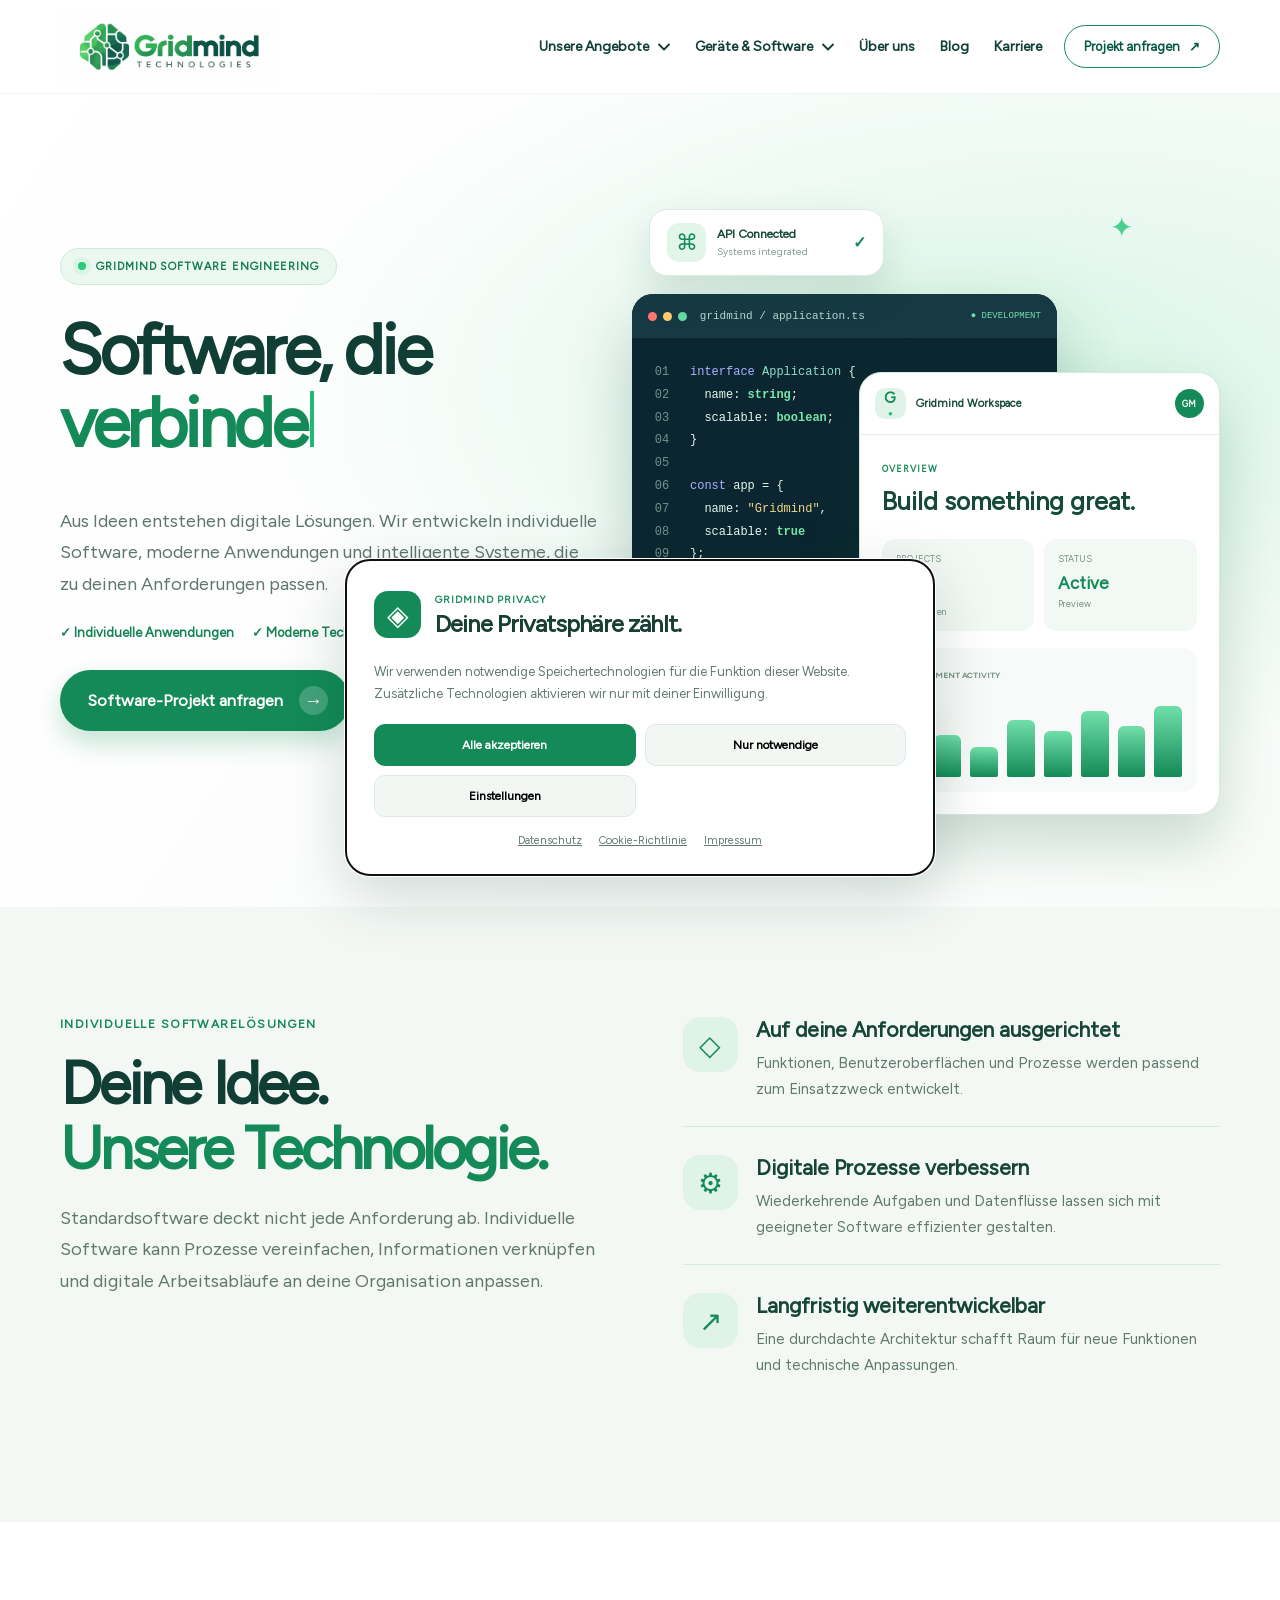
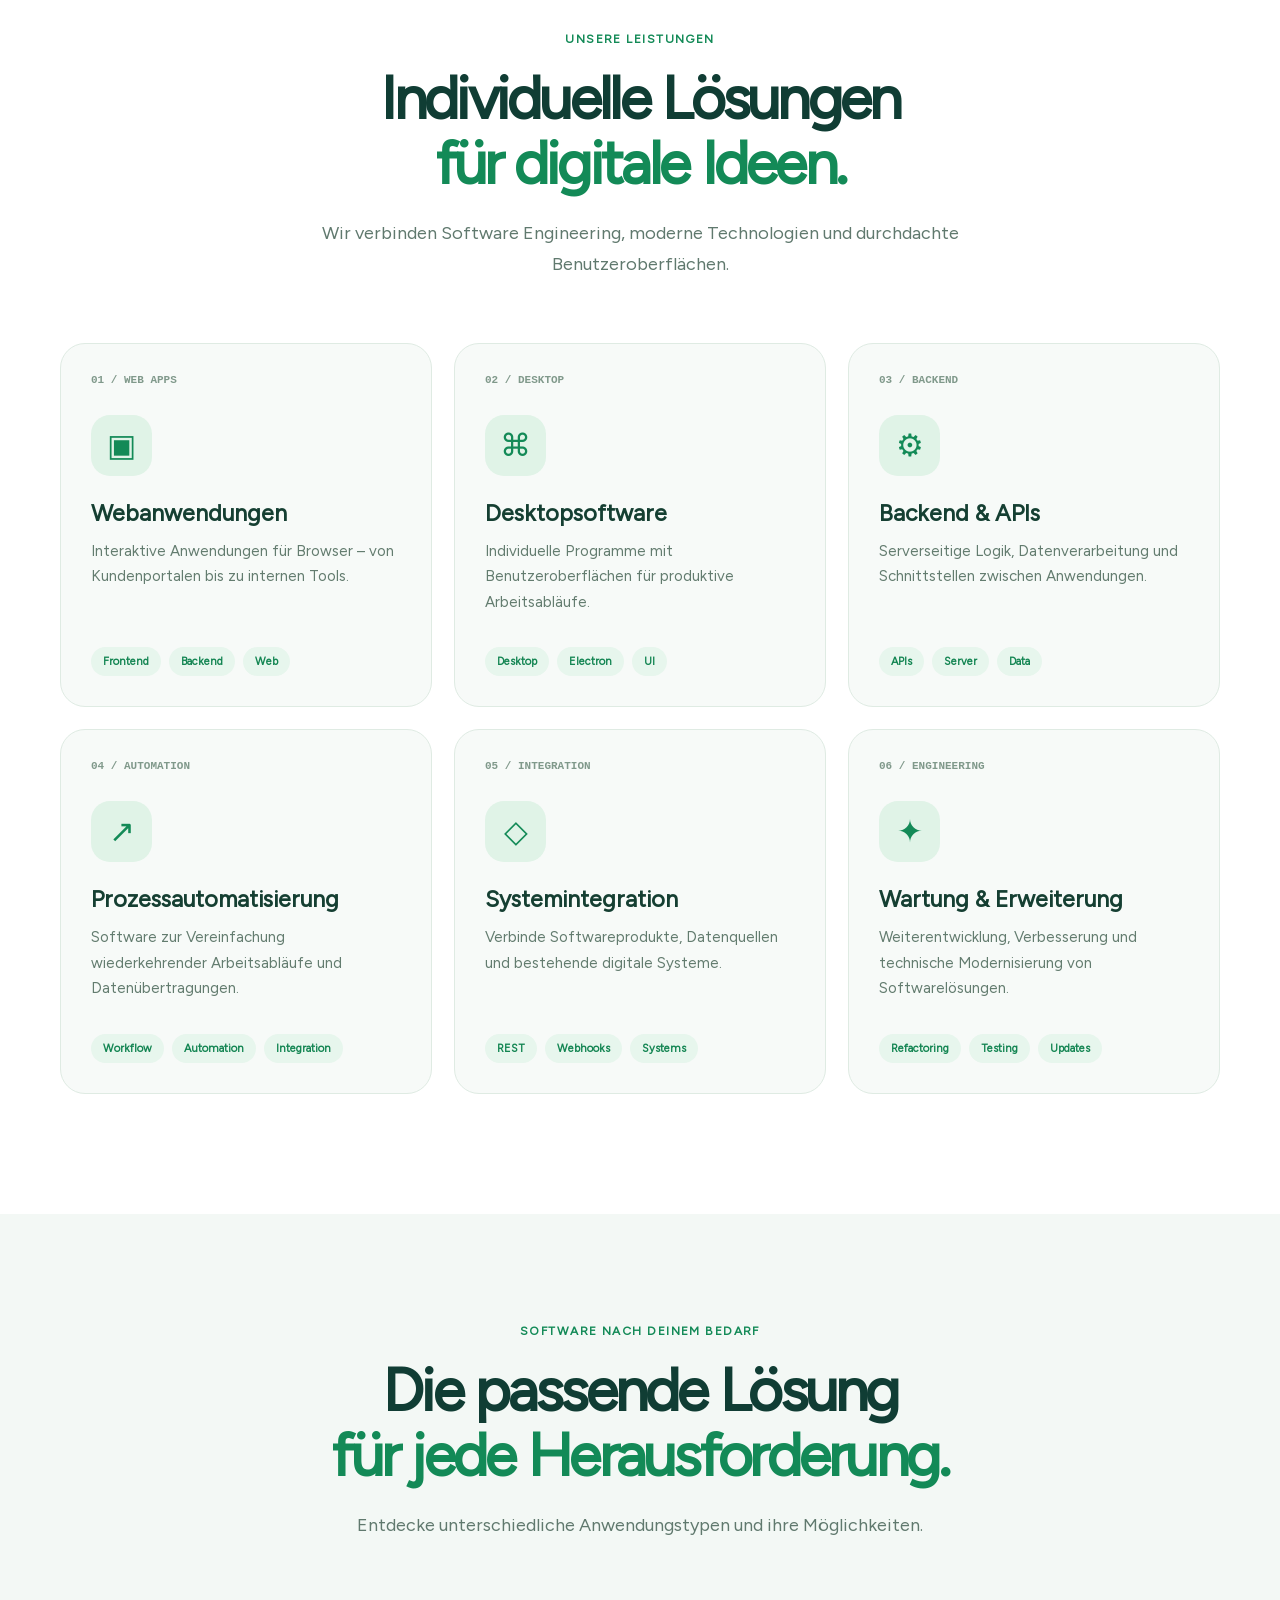
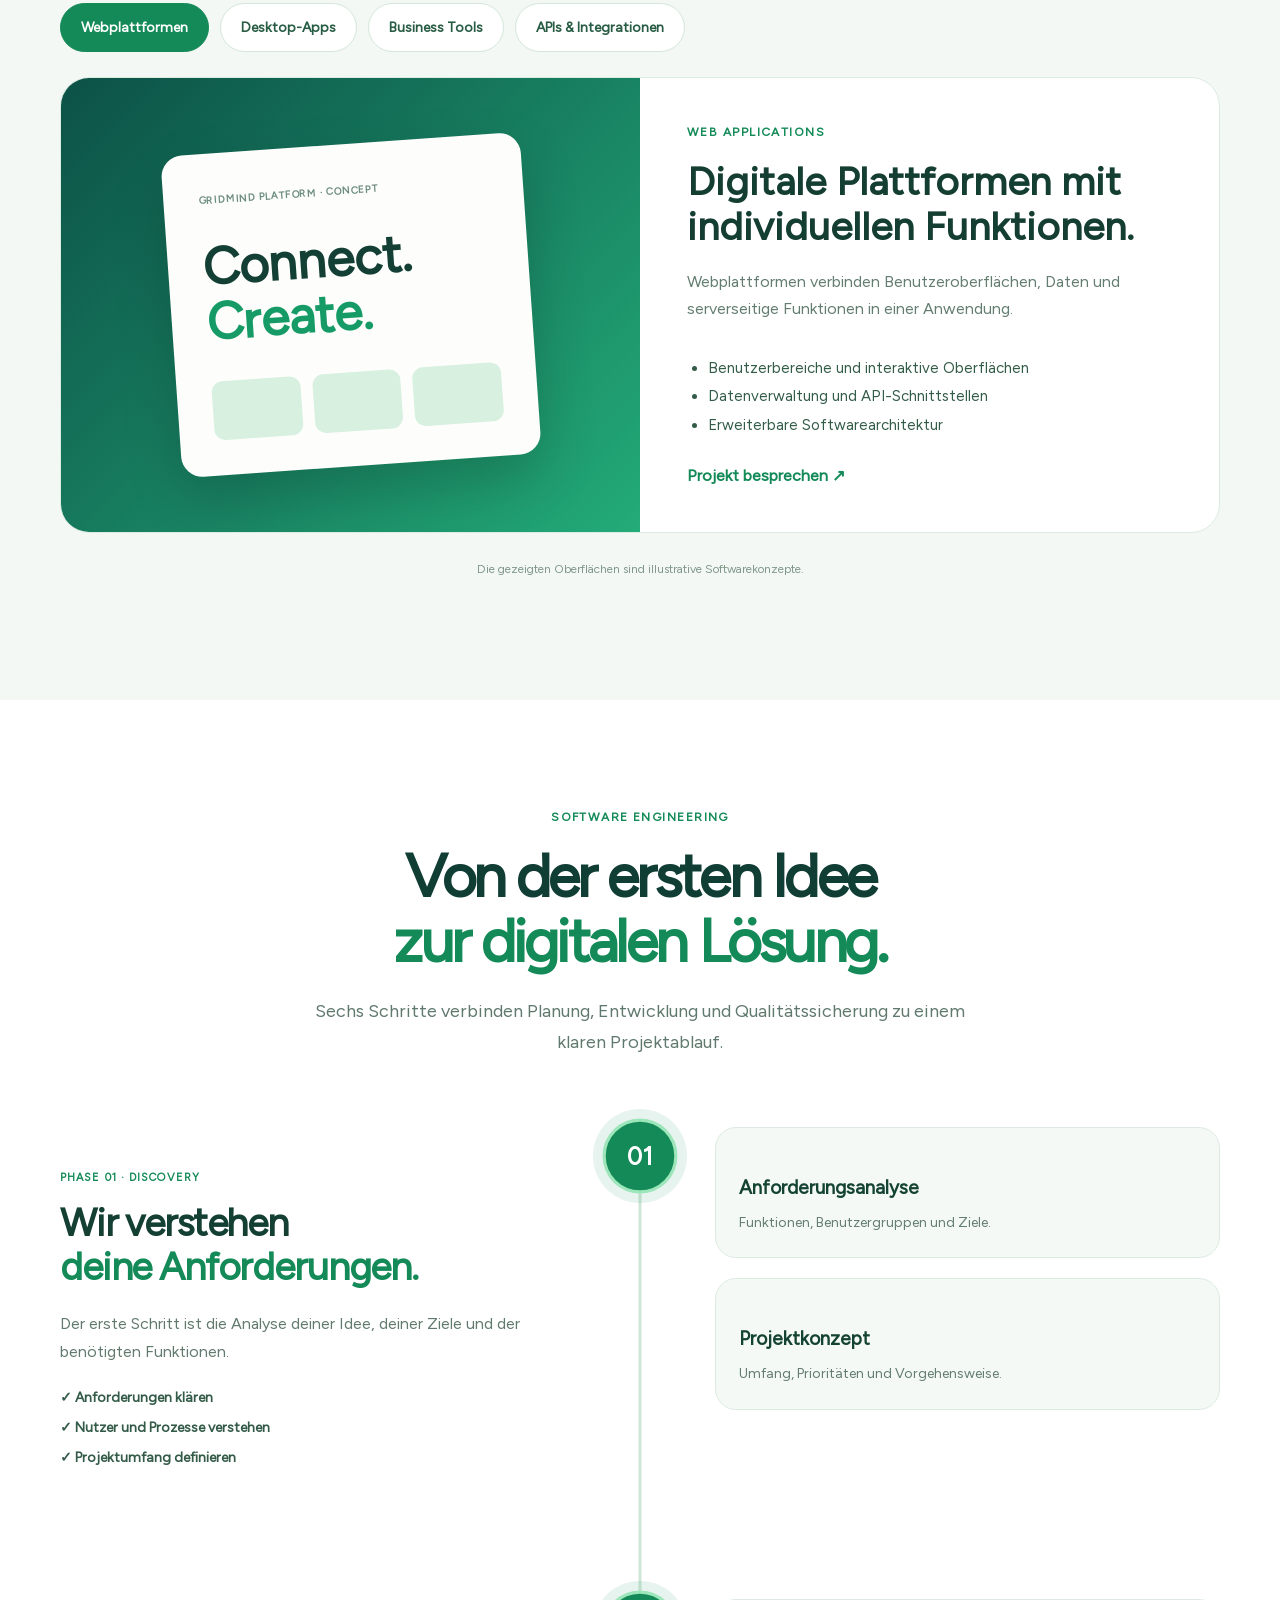
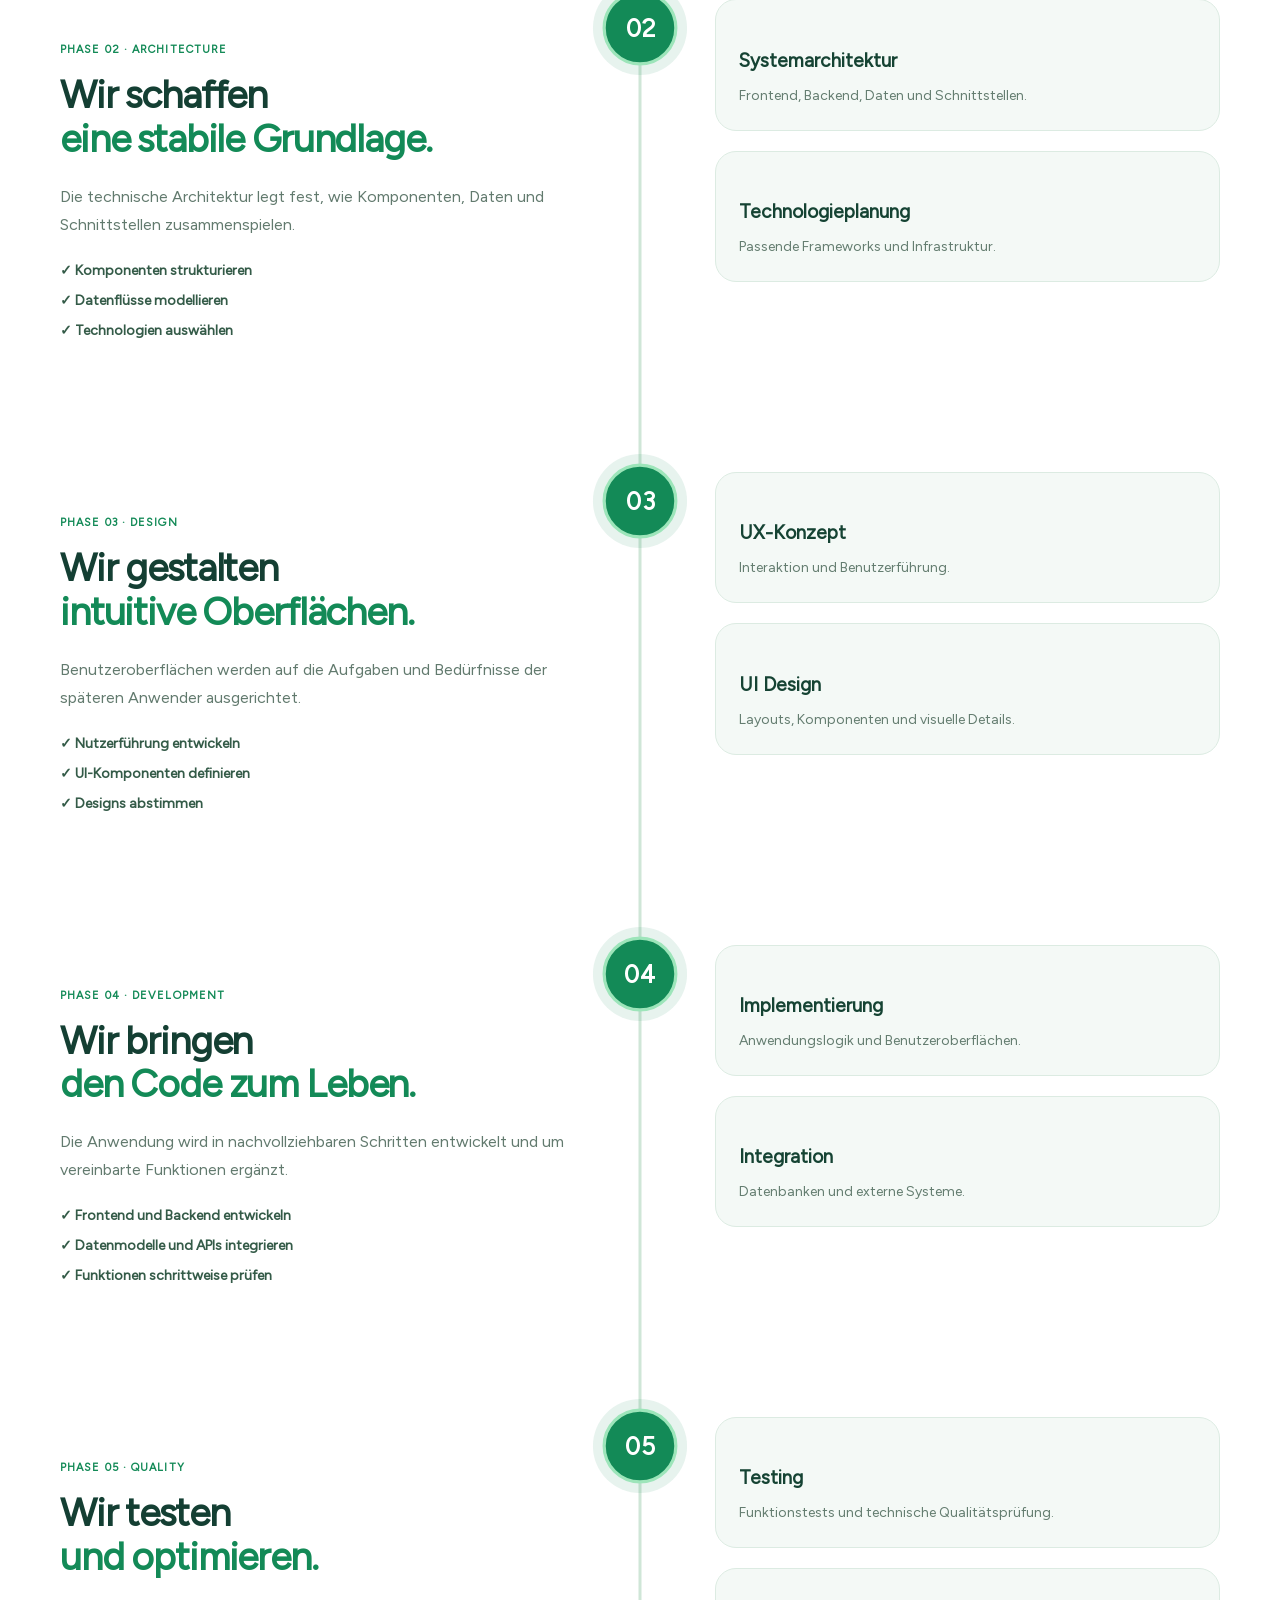
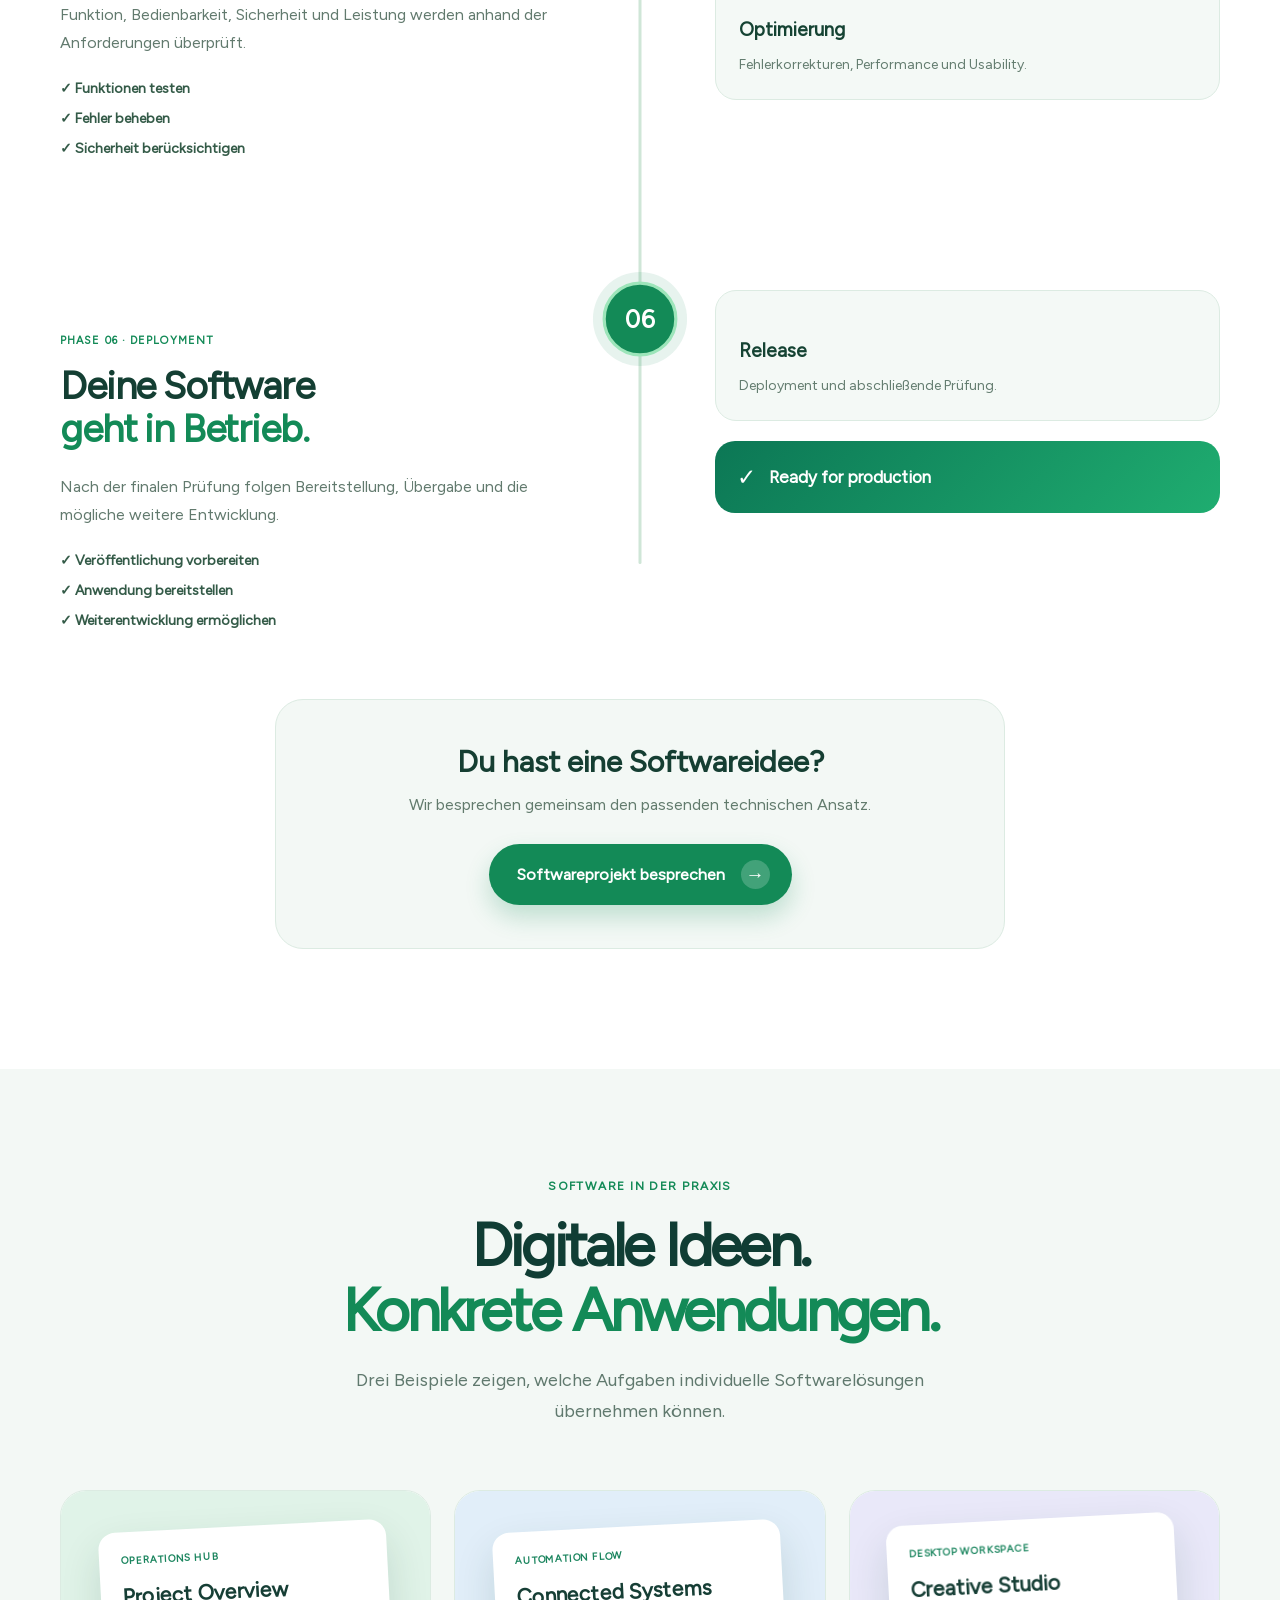
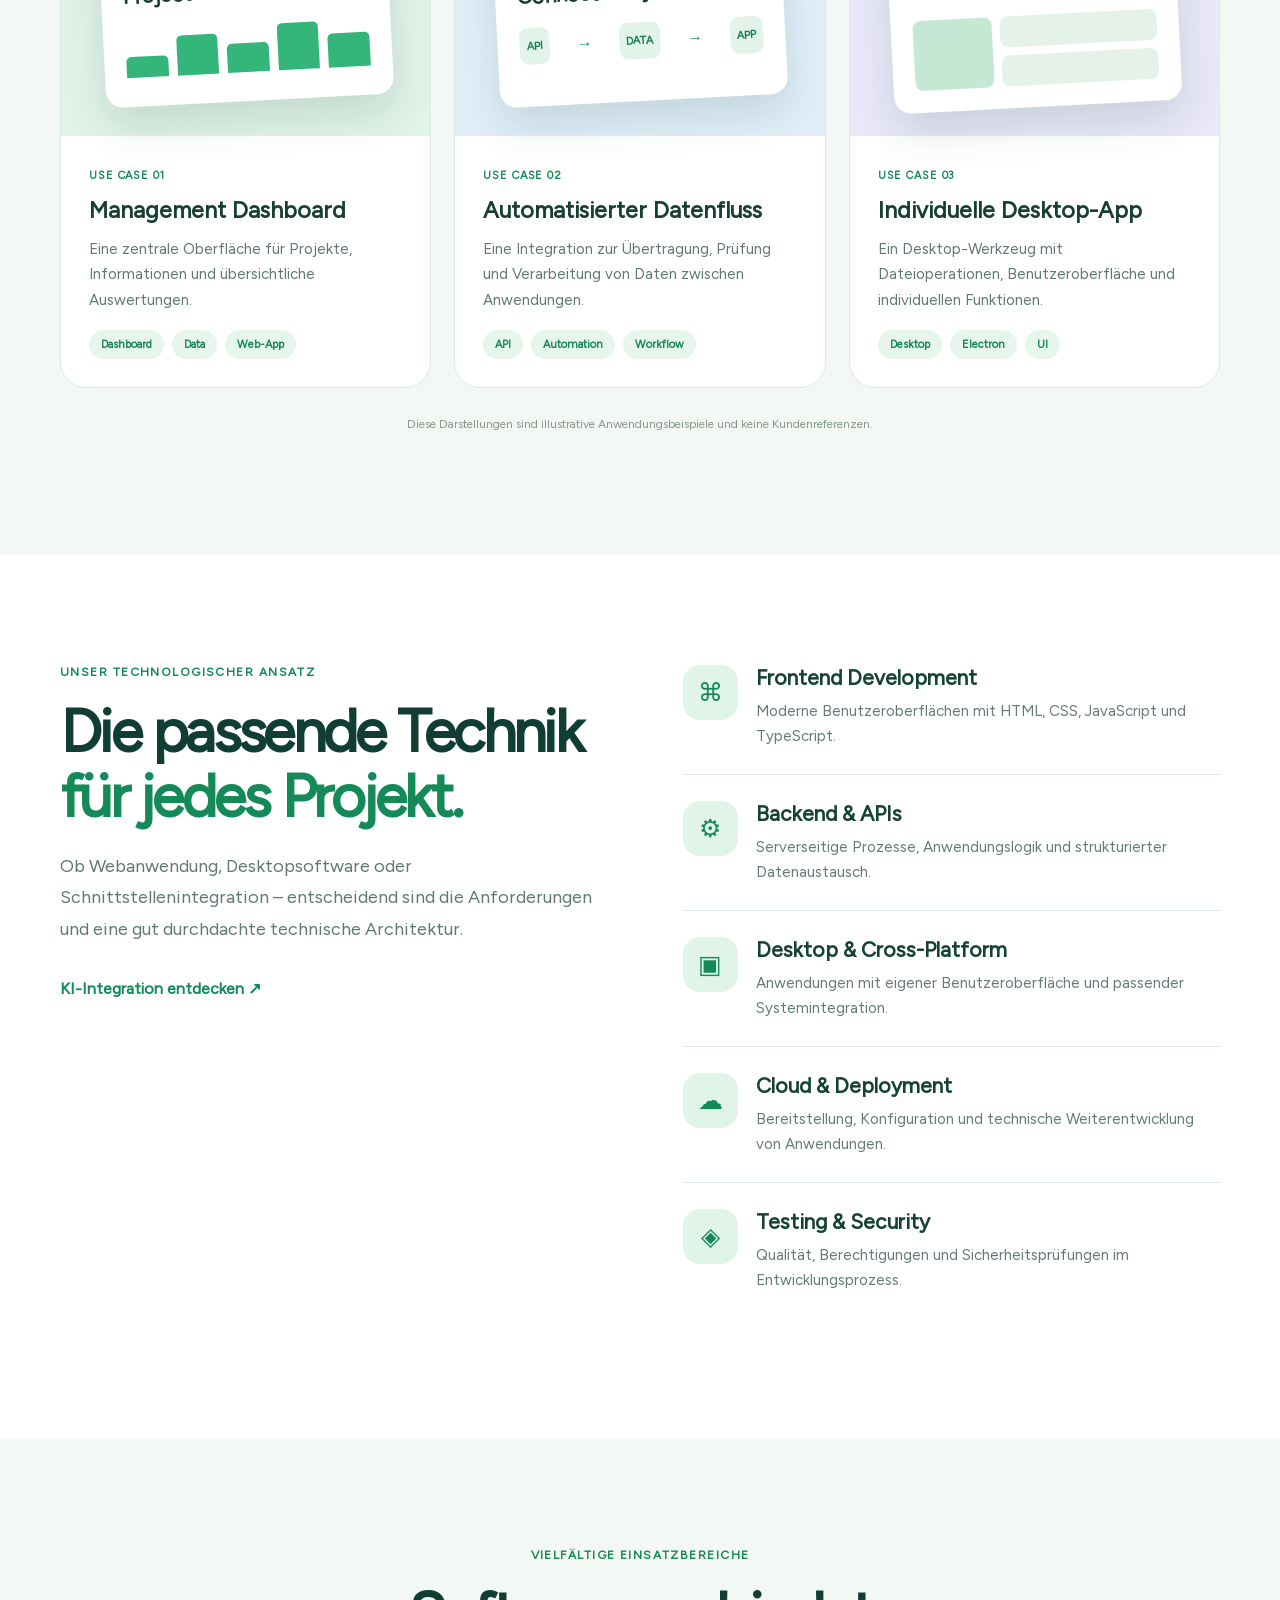
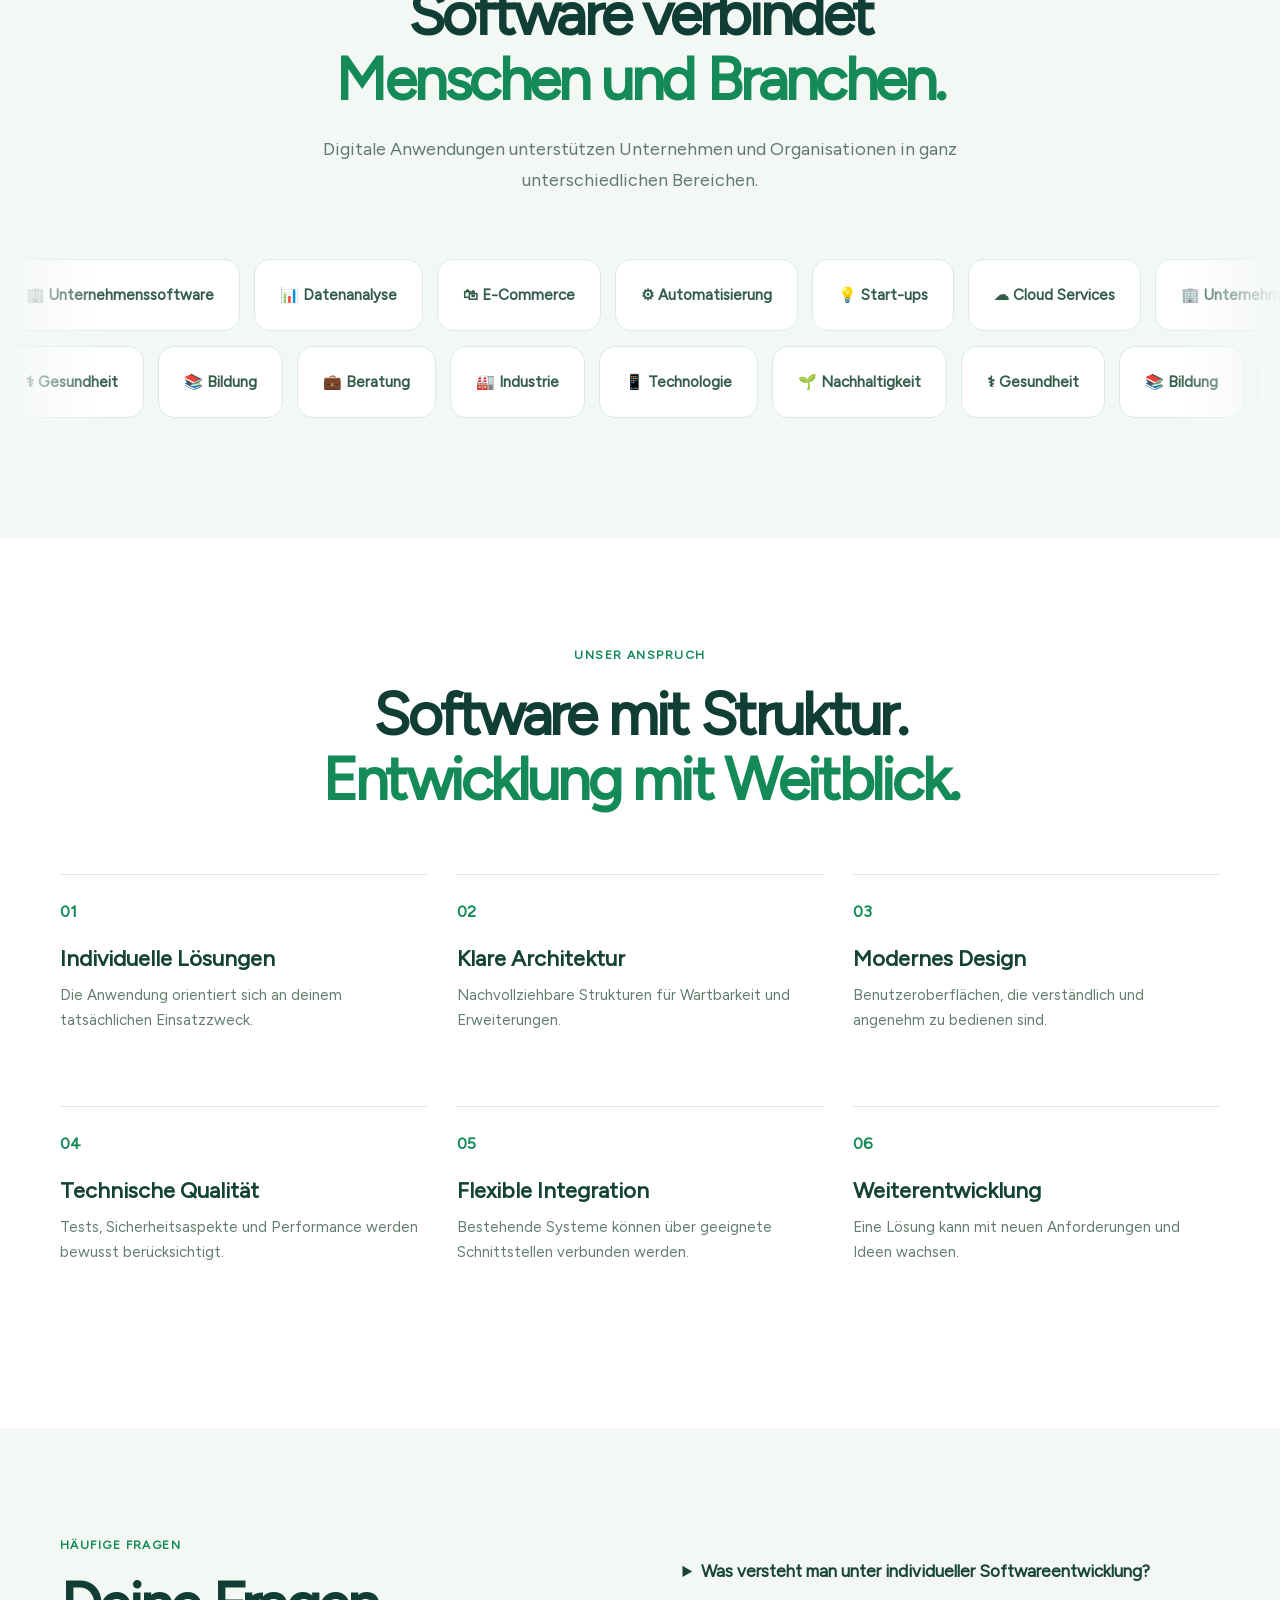
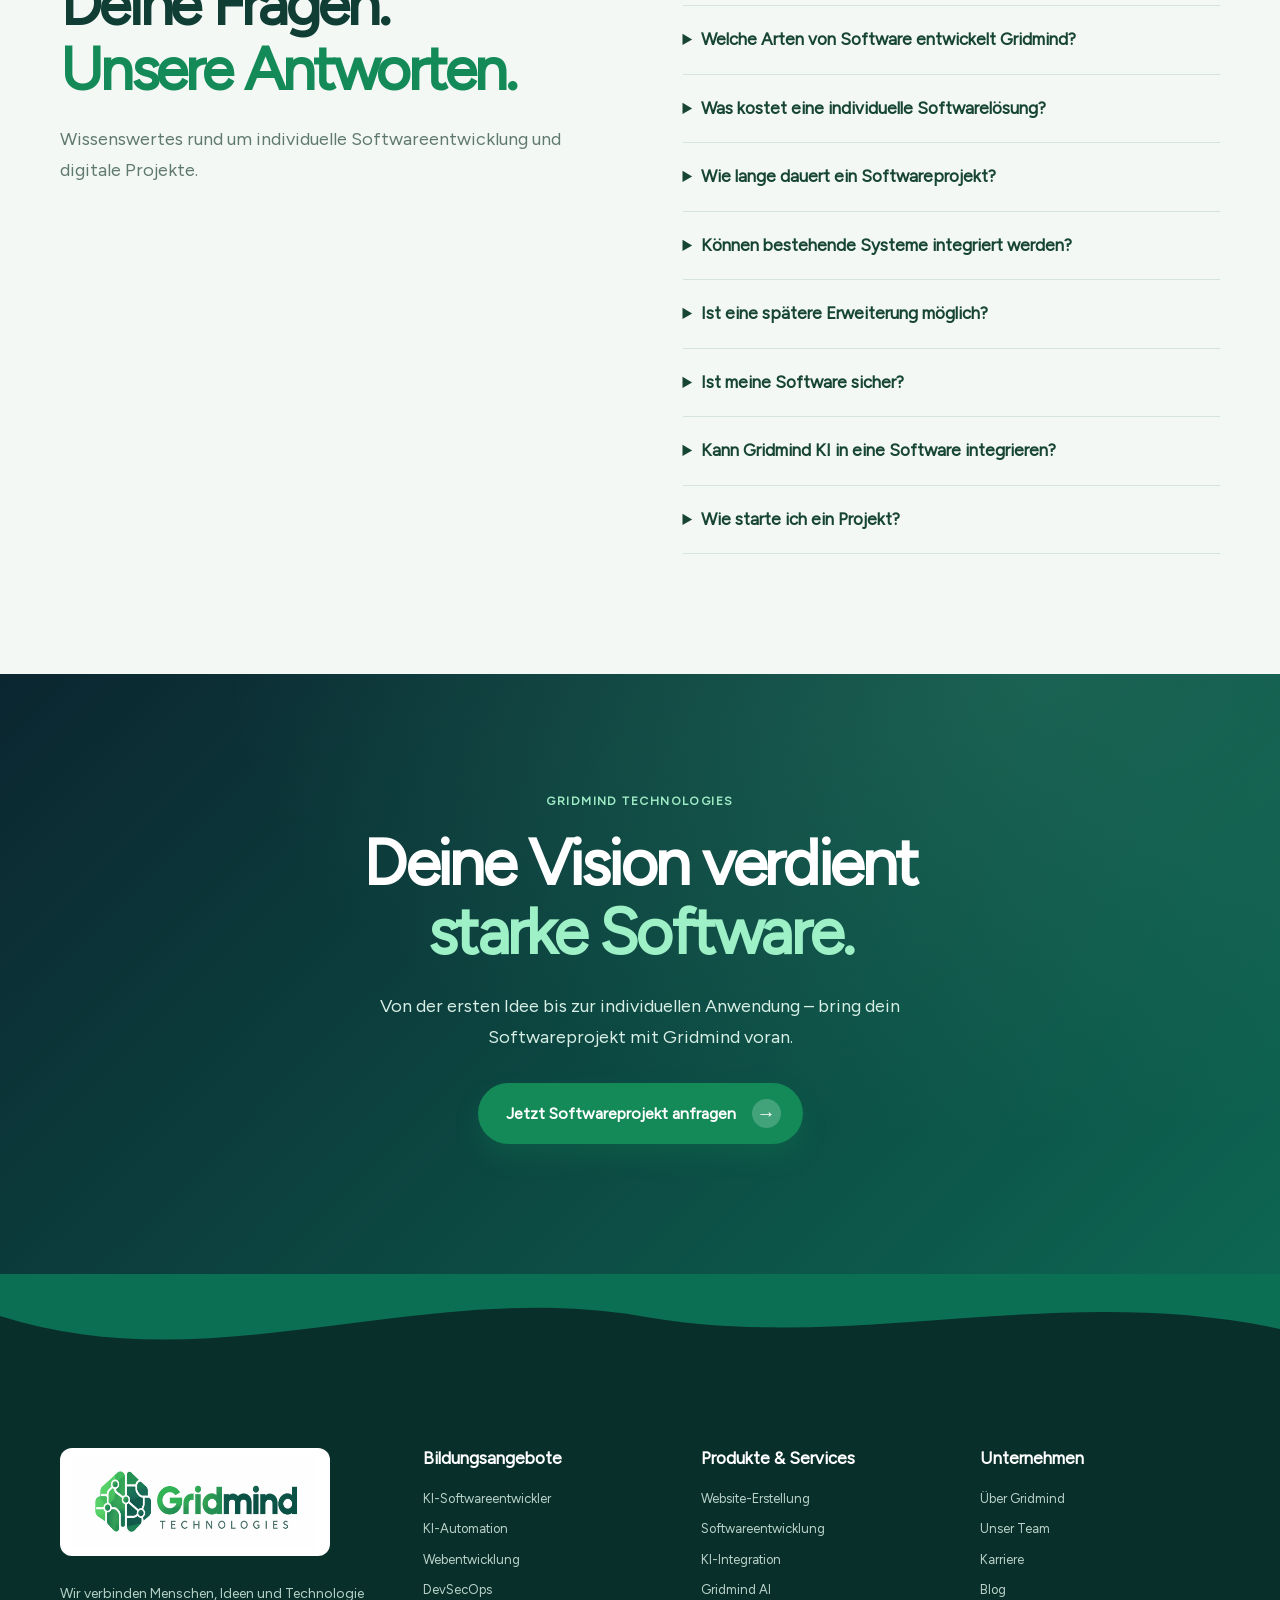
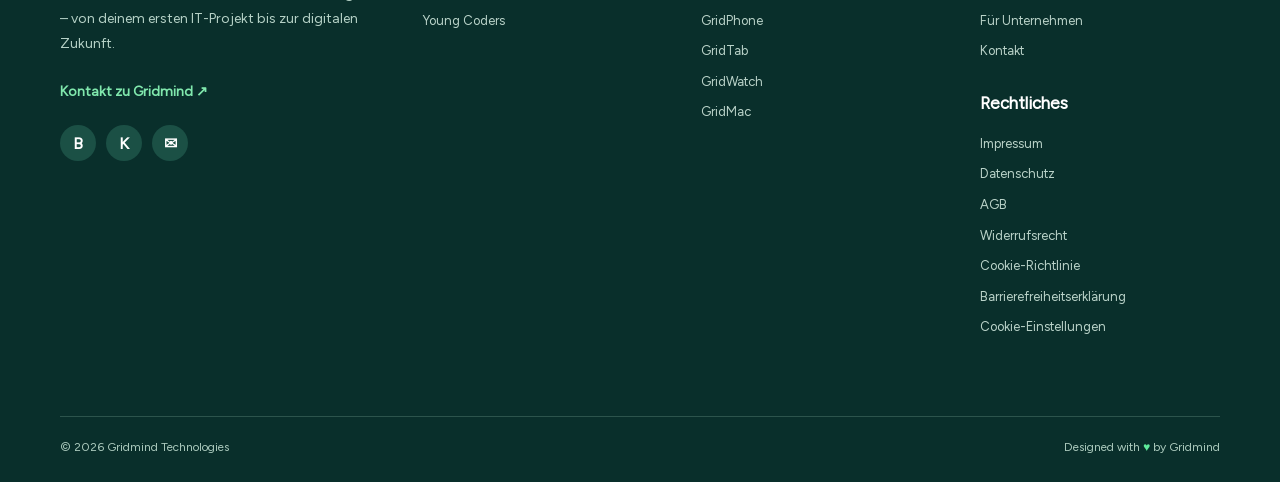
<file: services/softwareentwicklung.html>
<!DOCTYPE html>
<html lang="de">
<head>
  <meta charset="UTF-8">
  <meta name="viewport" content="width=device-width, initial-scale=1">
  <meta name="theme-color" content="#0d4438">
  <meta name="description" content="Individuelle Softwareentwicklung mit Gridmind Technologies: Webanwendungen, Desktopsoftware, APIs, Automatisierung und skalierbare Lösungen.">
  <title>Individuelle Softwareentwicklung | Gridmind Technologies</title>

  <link rel="icon" type="image/png" href="../assets/logo-icon.png">
  <link rel="stylesheet" href="../css/figtree.css">
  <link rel="stylesheet" href="../css/style.css">
  <link rel="stylesheet" href="../css/softwareentwicklung.css">
  <script src="../js/main.js" defer></script>
</head>

<body class="gridmind-software">
<a class="skip-link" href="#main-content">Zum Hauptinhalt</a>

<!-- ==========================================
     GEMEINSAMER GRIDMIND HEADER
     ========================================== -->

<header class="site-header" id="site-header">
  <div class="container header-inner">
    <a class="brand" href="../index.html"
       aria-label="Gridmind Technologies – Startseite">
      <img src="../assets/logo.png" width="280" height="94"
           alt="Gridmind Technologies">
    </a>

    <nav class="desktop-nav" aria-label="Hauptnavigation">
      <div class="nav-group">
        <button class="nav-trigger" type="button"
                aria-expanded="false" aria-controls="nav-offers">
          Unsere Angebote
          <svg viewBox="0 0 12 8" width="12" height="8"
               fill="none" aria-hidden="true">
            <path d="M1 1.5L6 6.5L11 1.5"
                  stroke="currentColor" stroke-width="1.8"
                  stroke-linecap="round" stroke-linejoin="round"/>
          </svg>
        </button>

        <div class="nav-dropdown" id="nav-offers">
          <span class="dropdown-title">Ausbildung & Karriere</span>
          <a href="../bildungsangebote/ki-softwareentwickler.html">KI-Softwareentwickler</a>
          <a href="../bildungsangebote/ki-automation.html">KI-Automation</a>
          <a href="../bildungsangebote/webentwicklung.html">Webentwicklung</a>
          <a href="../bildungsangebote/devsecops.html">DevSecOps</a>
          <a href="../bildungsangebote/young-coders.html">Young Coders</a>

          <span class="dropdown-title">Digitale Dienstleistungen</span>
          <a href="../services/websites.html">Websites erstellen lassen</a>
          <a href="../services/softwareentwicklung.html"
             aria-current="page">Softwareentwicklung</a>
          <a href="../services/ki-integration.html">KI-Integration</a>
        </div>
      </div>

      <div class="nav-group">
        <button class="nav-trigger" type="button"
                aria-expanded="false" aria-controls="nav-devices">
          Geräte & Software
          <svg viewBox="0 0 12 8" width="12" height="8"
               fill="none" aria-hidden="true">
            <path d="M1 1.5L6 6.5L11 1.5"
                  stroke="currentColor" stroke-width="1.8"
                  stroke-linecap="round" stroke-linejoin="round"/>
          </svg>
        </button>
        <div class="nav-dropdown" id="nav-devices">
          <a href="../produkte/gridphone.html">GridPhone</a>
          <a href="../produkte/gridtab.html">GridTab</a>
          <a href="../produkte/gridwatch.html">GridWatch</a>
          <a href="../produkte/gridmac.html">GridMac</a>
          <a href="../produkte/gridmind-ai.html">Gridmind AI</a>
        </div>
      </div>

      <a href="../unternehmen/ueber-uns.html">Über uns</a>
      <a href="../unternehmen/blog.html">Blog</a>
      <a href="../unternehmen/karriere.html">Karriere</a>
    </nav>

    <div class="header-actions">
      <a class="header-cta" href="../unternehmen/kontakt.html">
        Projekt anfragen <span aria-hidden="true">↗</span>
      </a>
      <button class="hamburger" id="hamburger" type="button"
              aria-label="Menü öffnen"
              aria-controls="mobile-menu" aria-expanded="false">
        <span></span><span></span><span></span>
      </button>
    </div>
  </div>

  <nav class="mobile-menu" id="mobile-menu"
       aria-label="Mobiles Menü" inert>
    <div class="mobile-menu-inner">
      <a href="../index.html">Startseite</a>
      <details>
        <summary>Bildungsangebote</summary>
        <div class="mobile-submenu">
          <a href="../bildungsangebote/ki-softwareentwickler.html">KI-Softwareentwickler</a>
          <a href="../bildungsangebote/ki-automation.html">KI-Automation</a>
          <a href="../bildungsangebote/webentwicklung.html">Webentwicklung</a>
          <a href="../bildungsangebote/devsecops.html">DevSecOps</a>
          <a href="../bildungsangebote/young-coders.html">Young Coders</a>
        </div>
      </details>
      <details>
        <summary>Websites & Software</summary>
        <div class="mobile-submenu">
          <a href="../services/websites.html">Website-Erstellung</a>
          <a href="../services/softwareentwicklung.html"
             aria-current="page">Softwareentwicklung</a>
          <a href="../services/ki-integration.html">KI-Integration</a>
        </div>
      </details>
      <details>
        <summary>Grid-Geräte</summary>
        <div class="mobile-submenu">
          <a href="../produkte/gridphone.html">GridPhone</a>
          <a href="../produkte/gridtab.html">GridTab</a>
          <a href="../produkte/gridwatch.html">GridWatch</a>
          <a href="../produkte/gridmac.html">GridMac</a>
          <a href="../produkte/gridmind-ai.html">Gridmind AI</a>
        </div>
      </details>
      <a href="../unternehmen/ueber-uns.html">Über uns</a>
      <a href="../unternehmen/blog.html">Blog</a>
      <a href="../unternehmen/karriere.html">Karriere</a>
      <a href="../unternehmen/kontakt.html">Kontakt</a>
      <a class="mobile-cta" href="../unternehmen/kontakt.html">
        Projekt anfragen →
      </a>
    </div>
  </nav>
</header>

<main id="main-content">

  <!-- ==========================================
       HERO / TYPEWRITER
       ========================================== -->

  <section class="sw-hero" aria-labelledby="sw-hero-title">
    <div class="container sw-hero-layout">

      <div class="sw-hero-copy">
        <span class="sw-kicker">
          <i></i> GRIDMIND SOFTWARE ENGINEERING
        </span>

        <h1 id="sw-hero-title">
          Software, die
          <span class="sw-type-line">
            <span id="sw-typewriter" aria-hidden="true">begeistert.</span><i aria-hidden="true"></i>
          </span>
        </h1>

        <p class="sw-visually-hidden">
          Software, die begeistert, verbindet, automatisiert
          und Möglichkeiten schafft.
        </p>

        <p class="sw-hero-lead">
          Aus Ideen entstehen digitale Lösungen.
          Wir entwickeln individuelle Software,
          moderne Anwendungen und intelligente
          Systeme, die zu deinen Anforderungen passen.
        </p>

        <div class="sw-hero-checks">
          <span>✓ Individuelle Anwendungen</span>
          <span>✓ Moderne Technologien</span>
          <span>✓ Erweiterbare Architektur</span>
        </div>

        <div class="sw-hero-actions">
          <a href="../unternehmen/kontakt.html"
             class="btn btn-primary hero-button">
            Software-Projekt anfragen
            <span class="arrow-circle" aria-hidden="true">→</span>
          </a>

          <a href="#leistungen" class="sw-text-link">
            Lösungen entdecken ↘
          </a>
        </div>
      </div>

      <!-- ANIMIERTE SOFTWARE-ENTWICKLUNGSUMGEBUNG -->

      <div class="sw-hero-art"
           aria-label="Illustration einer Softwareentwicklungsumgebung mit Code und Dashboard">
        <div class="sw-art-glow"></div>

        <!-- CODE EDITOR -->
        <div class="sw-editor sw-float-editor">
          <div class="sw-editor-top">
            <div class="sw-window-dots"><i></i><i></i><i></i></div>
            <span>gridmind / application.ts</span>
            <small>● DEVELOPMENT</small>
          </div>

          <div class="sw-editor-body">
            <div><span>01</span> <b>interface</b> <em>Application</em> {</div>
            <div><span>02</span> &nbsp; name: <strong>string</strong>;</div>
            <div><span>03</span> &nbsp; scalable: <strong>boolean</strong>;</div>
            <div><span>04</span> }</div>
            <div><span>05</span></div>
            <div><span>06</span> <b>const</b> app = {</div>
            <div><span>07</span> &nbsp; name: <mark>"Gridmind"</mark>,</div>
            <div><span>08</span> &nbsp; scalable: <strong>true</strong></div>
            <div><span>09</span> };</div>
            <div><span>10</span></div>
            <div><span>11</span> <b>export default</b> app;</div>
          </div>

          <div class="sw-editor-bottom">
            <span>✓ Code ready</span>
            <span>TypeScript · UTF-8</span>
          </div>
        </div>

        <!-- APP DASHBOARD -->
        <div class="sw-dashboard sw-float-dashboard">
          <div class="sw-dashboard-nav">
            <span class="sw-dashboard-logo">G<span>●</span></span>
            <strong>Gridmind Workspace</strong>
            <span class="sw-dashboard-avatar">GM</span>
          </div>

          <div class="sw-dashboard-body">
            <small>OVERVIEW</small>
            <h3>Build something great.</h3>

            <div class="sw-dashboard-stats">
              <div>
                <span>PROJECTS</span>
                <strong>08</strong>
                <small>Demo-Daten</small>
              </div>
              <div>
                <span>STATUS</span>
                <strong class="sw-status-online">Active</strong>
                <small>Preview</small>
              </div>
            </div>

            <div class="sw-dashboard-chart">
              <span>DEVELOPMENT ACTIVITY</span>
              <div class="sw-chart-bars">
                <i></i><i></i><i></i><i></i>
                <i></i><i></i><i></i><i></i>
              </div>
            </div>
          </div>
        </div>

        <!-- FLOATING SYSTEM CARDS -->
        <div class="sw-floating-card sw-card-api">
          <span class="sw-card-symbol">⌘</span>
          <div>
            <strong>API Connected</strong>
            <small>Systems integrated</small>
          </div>
          <b>✓</b>
        </div>

        <div class="sw-floating-card sw-card-cloud">
          <span class="sw-card-symbol">☁</span>
          <div>
            <strong>Cloud Ready</strong>
            <small>Deployment preview</small>
          </div>
          <b>✓</b>
        </div>

        <span class="sw-spark sw-spark-a" aria-hidden="true">✦</span>
        <span class="sw-spark sw-spark-b" aria-hidden="true">✧</span>
      </div>
    </div>
  </section>

  <!-- ==========================================
       EINFÜHRUNG
       ========================================== -->

  <section class="sw-section sw-intro">
    <div class="container sw-split">
      <div>
        <span class="sw-eyebrow">INDIVIDUELLE SOFTWARELÖSUNGEN</span>
        <h2>Deine Idee.<br><em>Unsere Technologie.</em></h2>

        <p class="sw-lead">
          Standardsoftware deckt nicht jede Anforderung ab.
          Individuelle Software kann Prozesse vereinfachen,
          Informationen verknüpfen und digitale
          Arbeitsabläufe an deine Organisation anpassen.
        </p>
      </div>

      <div class="sw-intro-list">
        <article>
          <span>◇</span>
          <div>
            <h3>Auf deine Anforderungen ausgerichtet</h3>
            <p>Funktionen, Benutzeroberflächen und Prozesse werden passend zum Einsatzzweck entwickelt.</p>
          </div>
        </article>

        <article>
          <span>⚙</span>
          <div>
            <h3>Digitale Prozesse verbessern</h3>
            <p>Wiederkehrende Aufgaben und Datenflüsse lassen sich mit geeigneter Software effizienter gestalten.</p>
          </div>
        </article>

        <article>
          <span>↗</span>
          <div>
            <h3>Langfristig weiterentwickelbar</h3>
            <p>Eine durchdachte Architektur schafft Raum für neue Funktionen und technische Anpassungen.</p>
          </div>
        </article>
      </div>
    </div>
  </section>

  <!-- ==========================================
       LEISTUNGEN
       ========================================== -->

  <section class="sw-section sw-services" id="leistungen">
    <div class="container">
      <div class="sw-heading">
        <span class="sw-eyebrow">UNSERE LEISTUNGEN</span>
        <h2>Individuelle Lösungen<br><em>für digitale Ideen.</em></h2>
        <p>
          Wir verbinden Software Engineering,
          moderne Technologien und
          durchdachte Benutzeroberflächen.
        </p>
      </div>

      <div class="sw-service-grid">
        <article class="sw-service-card">
          <span class="sw-service-index">01 / WEB APPS</span>
          <span class="sw-service-icon">▣</span>
          <h3>Webanwendungen</h3>
          <p>Interaktive Anwendungen für Browser – von Kundenportalen bis zu internen Tools.</p>
          <div class="sw-tags"><span>Frontend</span><span>Backend</span><span>Web</span></div>
        </article>

        <article class="sw-service-card">
          <span class="sw-service-index">02 / DESKTOP</span>
          <span class="sw-service-icon">⌘</span>
          <h3>Desktopsoftware</h3>
          <p>Individuelle Programme mit Benutzeroberflächen für produktive Arbeitsabläufe.</p>
          <div class="sw-tags"><span>Desktop</span><span>Electron</span><span>UI</span></div>
        </article>

        <article class="sw-service-card">
          <span class="sw-service-index">03 / BACKEND</span>
          <span class="sw-service-icon">⚙</span>
          <h3>Backend & APIs</h3>
          <p>Serverseitige Logik, Datenverarbeitung und Schnittstellen zwischen Anwendungen.</p>
          <div class="sw-tags"><span>APIs</span><span>Server</span><span>Data</span></div>
        </article>

        <article class="sw-service-card">
          <span class="sw-service-index">04 / AUTOMATION</span>
          <span class="sw-service-icon">↗</span>
          <h3>Prozessautomatisierung</h3>
          <p>Software zur Vereinfachung wiederkehrender Arbeitsabläufe und Datenübertragungen.</p>
          <div class="sw-tags"><span>Workflow</span><span>Automation</span><span>Integration</span></div>
        </article>

        <article class="sw-service-card">
          <span class="sw-service-index">05 / INTEGRATION</span>
          <span class="sw-service-icon">◇</span>
          <h3>Systemintegration</h3>
          <p>Verbinde Softwareprodukte, Datenquellen und bestehende digitale Systeme.</p>
          <div class="sw-tags"><span>REST</span><span>Webhooks</span><span>Systems</span></div>
        </article>

        <article class="sw-service-card">
          <span class="sw-service-index">06 / ENGINEERING</span>
          <span class="sw-service-icon">✦</span>
          <h3>Wartung & Erweiterung</h3>
          <p>Weiterentwicklung, Verbesserung und technische Modernisierung von Softwarelösungen.</p>
          <div class="sw-tags"><span>Refactoring</span><span>Testing</span><span>Updates</span></div>
        </article>
      </div>
    </div>
  </section>

  <!-- ==========================================
       SOFTWARE-TYPEN / INTERAKTIVE TABS
       ========================================== -->

  <section class="sw-section sw-solutions" id="loesungen">
    <div class="container">
      <div class="sw-heading">
        <span class="sw-eyebrow">SOFTWARE NACH DEINEM BEDARF</span>
        <h2>Die passende Lösung<br><em>für jede Herausforderung.</em></h2>
        <p>Entdecke unterschiedliche Anwendungstypen und ihre Möglichkeiten.</p>
      </div>

      <div class="sw-tabs" role="tablist" aria-label="Softwaretypen">
        <button type="button" class="sw-tab is-active"
                role="tab" id="sw-tab-platform"
                aria-selected="true" aria-controls="sw-panel-platform"
                tabindex="0" data-sw-tab>
          Webplattformen
        </button>

        <button type="button" class="sw-tab"
                role="tab" id="sw-tab-desktop"
                aria-selected="false" aria-controls="sw-panel-desktop"
                tabindex="-1" data-sw-tab>
          Desktop-Apps
        </button>

        <button type="button" class="sw-tab"
                role="tab" id="sw-tab-internal"
                aria-selected="false" aria-controls="sw-panel-internal"
                tabindex="-1" data-sw-tab>
          Business Tools
        </button>

        <button type="button" class="sw-tab"
                role="tab" id="sw-tab-api"
                aria-selected="false" aria-controls="sw-panel-api"
                tabindex="-1" data-sw-tab>
          APIs & Integrationen
        </button>
      </div>

      <div class="sw-panels">
        <article id="sw-panel-platform"
                 class="sw-panel is-active"
                 role="tabpanel" aria-labelledby="sw-tab-platform">
          <div class="sw-panel-art sw-panel-art-platform">
            <div class="sw-panel-showcase">
              <span>GRIDMIND PLATFORM · CONCEPT</span>
              <h3>Connect.<br><em>Create.</em></h3>
              <div class="sw-panel-blocks"><i></i><i></i><i></i></div>
            </div>
          </div>
          <div class="sw-panel-copy">
            <span class="sw-eyebrow">WEB APPLICATIONS</span>
            <h3>Digitale Plattformen mit individuellen Funktionen.</h3>
            <p>Webplattformen verbinden Benutzeroberflächen, Daten und serverseitige Funktionen in einer Anwendung.</p>
            <ul>
              <li>Benutzerbereiche und interaktive Oberflächen</li>
              <li>Datenverwaltung und API-Schnittstellen</li>
              <li>Erweiterbare Softwarearchitektur</li>
            </ul>
            <a href="../unternehmen/kontakt.html" class="sw-text-link">Projekt besprechen ↗</a>
          </div>
        </article>

        <article id="sw-panel-desktop"
                 class="sw-panel" hidden
                 role="tabpanel" aria-labelledby="sw-tab-desktop">
          <div class="sw-panel-art sw-panel-art-desktop">
            <div class="sw-panel-showcase">
              <span>GRIDMIND DESKTOP · CONCEPT</span>
              <h3>Work.<br><em>Smarter.</em></h3>
              <div class="sw-panel-blocks"><i></i><i></i><i></i></div>
            </div>
          </div>
          <div class="sw-panel-copy">
            <span class="sw-eyebrow">DESKTOP SOFTWARE</span>
            <h3>Software, die den Arbeitsalltag unterstützt.</h3>
            <p>Desktopanwendungen bieten individuelle Werkzeuge und eine auf den Einsatzzweck ausgerichtete Oberfläche.</p>
            <ul>
              <li>Benutzerfreundliche Desktop-Oberflächen</li>
              <li>Lokale Funktionen und Dateiverarbeitung</li>
              <li>Integration externer Schnittstellen</li>
            </ul>
            <a href="../unternehmen/kontakt.html" class="sw-text-link">Desktop-App anfragen ↗</a>
          </div>
        </article>

        <article id="sw-panel-internal"
                 class="sw-panel" hidden
                 role="tabpanel" aria-labelledby="sw-tab-internal">
          <div class="sw-panel-art sw-panel-art-internal">
            <div class="sw-panel-showcase">
              <span>BUSINESS SYSTEMS · CONCEPT</span>
              <h3>Manage.<br><em>Improve.</em></h3>
              <div class="sw-panel-blocks"><i></i><i></i><i></i></div>
            </div>
          </div>
          <div class="sw-panel-copy">
            <span class="sw-eyebrow">INTERNAL BUSINESS TOOLS</span>
            <h3>Interne Tools für klare Prozesse.</h3>
            <p>Individuelle Anwendungen können Informationen zentralisieren und wiederkehrende Arbeitsschritte vereinfachen.</p>
            <ul>
              <li>Dashboards und Datenübersichten</li>
              <li>Interne Verwaltungsoberflächen</li>
              <li>Automatisierte Geschäftsprozesse</li>
            </ul>
            <a href="../unternehmen/kontakt.html" class="sw-text-link">Business Tool anfragen ↗</a>
          </div>
        </article>

        <article id="sw-panel-api"
                 class="sw-panel" hidden
                 role="tabpanel" aria-labelledby="sw-tab-api">
          <div class="sw-panel-art sw-panel-art-api">
            <div class="sw-panel-showcase">
              <span>API CONNECTIONS · CONCEPT</span>
              <h3>Systems.<br><em>Connected.</em></h3>
              <div class="sw-panel-blocks"><i></i><i></i><i></i></div>
            </div>
          </div>
          <div class="sw-panel-copy">
            <span class="sw-eyebrow">APIS & SYSTEM INTEGRATION</span>
            <h3>Damit deine Systeme zusammenarbeiten.</h3>
            <p>Über Schnittstellen können Anwendungen Informationen austauschen und zusammenhängende Abläufe unterstützen.</p>
            <ul>
              <li>REST-APIs und Webhooks</li>
              <li>Datenübertragung und Validierung</li>
              <li>Integration bestehender Software</li>
            </ul>
            <a href="../unternehmen/kontakt.html" class="sw-text-link">Integration anfragen ↗</a>
          </div>
        </article>
      </div>

      <p class="sw-concept-note">
        Die gezeigten Oberflächen sind illustrative Softwarekonzepte.
      </p>
    </div>
  </section>

  <!-- ==========================================
       ENTWICKLUNGSPROZESS – SECHS PHASEN
       ========================================== -->

  <section class="sw-section sw-process" id="projektablauf">
    <div class="container">
      <div class="sw-heading">
        <span class="sw-eyebrow">SOFTWARE ENGINEERING</span>
        <h2>Von der ersten Idee<br><em>zur digitalen Lösung.</em></h2>
        <p>Sechs Schritte verbinden Planung, Entwicklung und Qualitätssicherung zu einem klaren Projektablauf.</p>
      </div>

      <div class="sw-process-track">
        <div class="sw-process-line" aria-hidden="true">
          <div class="sw-process-progress"></div>
        </div>

        <article class="sw-phase">
          <div class="sw-phase-copy">
            <span class="sw-phase-label">PHASE 01 · DISCOVERY</span>
            <h3>Wir verstehen<br><em>deine Anforderungen.</em></h3>
            <p>Der erste Schritt ist die Analyse deiner Idee, deiner Ziele und der benötigten Funktionen.</p>
            <div class="sw-phase-checks">
              <span>✓ Anforderungen klären</span>
              <span>✓ Nutzer und Prozesse verstehen</span>
              <span>✓ Projektumfang definieren</span>
            </div>
          </div>
          <div class="sw-phase-marker">01</div>
          <div class="sw-phase-modules">
            <div class="sw-module"><h4>Anforderungsanalyse</h4><p>Funktionen, Benutzergruppen und Ziele.</p></div>
            <div class="sw-module"><h4>Projektkonzept</h4><p>Umfang, Prioritäten und Vorgehensweise.</p></div>
          </div>
        </article>

        <article class="sw-phase">
          <div class="sw-phase-copy">
            <span class="sw-phase-label">PHASE 02 · ARCHITECTURE</span>
            <h3>Wir schaffen<br><em>eine stabile Grundlage.</em></h3>
            <p>Die technische Architektur legt fest, wie Komponenten, Daten und Schnittstellen zusammenspielen.</p>
            <div class="sw-phase-checks">
              <span>✓ Komponenten strukturieren</span>
              <span>✓ Datenflüsse modellieren</span>
              <span>✓ Technologien auswählen</span>
            </div>
          </div>
          <div class="sw-phase-marker">02</div>
          <div class="sw-phase-modules">
            <div class="sw-module"><h4>Systemarchitektur</h4><p>Frontend, Backend, Daten und Schnittstellen.</p></div>
            <div class="sw-module"><h4>Technologieplanung</h4><p>Passende Frameworks und Infrastruktur.</p></div>
          </div>
        </article>

        <article class="sw-phase">
          <div class="sw-phase-copy">
            <span class="sw-phase-label">PHASE 03 · DESIGN</span>
            <h3>Wir gestalten<br><em>intuitive Oberflächen.</em></h3>
            <p>Benutzeroberflächen werden auf die Aufgaben und Bedürfnisse der späteren Anwender ausgerichtet.</p>
            <div class="sw-phase-checks">
              <span>✓ Nutzerführung entwickeln</span>
              <span>✓ UI-Komponenten definieren</span>
              <span>✓ Designs abstimmen</span>
            </div>
          </div>
          <div class="sw-phase-marker">03</div>
          <div class="sw-phase-modules">
            <div class="sw-module"><h4>UX-Konzept</h4><p>Interaktion und Benutzerführung.</p></div>
            <div class="sw-module"><h4>UI Design</h4><p>Layouts, Komponenten und visuelle Details.</p></div>
          </div>
        </article>

        <article class="sw-phase">
          <div class="sw-phase-copy">
            <span class="sw-phase-label">PHASE 04 · DEVELOPMENT</span>
            <h3>Wir bringen<br><em>den Code zum Leben.</em></h3>
            <p>Die Anwendung wird in nachvollziehbaren Schritten entwickelt und um vereinbarte Funktionen ergänzt.</p>
            <div class="sw-phase-checks">
              <span>✓ Frontend und Backend entwickeln</span>
              <span>✓ Datenmodelle und APIs integrieren</span>
              <span>✓ Funktionen schrittweise prüfen</span>
            </div>
          </div>
          <div class="sw-phase-marker">04</div>
          <div class="sw-phase-modules">
            <div class="sw-module"><h4>Implementierung</h4><p>Anwendungslogik und Benutzeroberflächen.</p></div>
            <div class="sw-module"><h4>Integration</h4><p>Datenbanken und externe Systeme.</p></div>
          </div>
        </article>

        <article class="sw-phase">
          <div class="sw-phase-copy">
            <span class="sw-phase-label">PHASE 05 · QUALITY</span>
            <h3>Wir testen<br><em>und optimieren.</em></h3>
            <p>Funktion, Bedienbarkeit, Sicherheit und Leistung werden anhand der Anforderungen überprüft.</p>
            <div class="sw-phase-checks">
              <span>✓ Funktionen testen</span>
              <span>✓ Fehler beheben</span>
              <span>✓ Sicherheit berücksichtigen</span>
            </div>
          </div>
          <div class="sw-phase-marker">05</div>
          <div class="sw-phase-modules">
            <div class="sw-module"><h4>Testing</h4><p>Funktionstests und technische Qualitätsprüfung.</p></div>
            <div class="sw-module"><h4>Optimierung</h4><p>Fehlerkorrekturen, Performance und Usability.</p></div>
          </div>
        </article>

        <article class="sw-phase sw-phase-last">
          <div class="sw-phase-copy">
            <span class="sw-phase-label">PHASE 06 · DEPLOYMENT</span>
            <h3>Deine Software<br><em>geht in Betrieb.</em></h3>
            <p>Nach der finalen Prüfung folgen Bereitstellung, Übergabe und die mögliche weitere Entwicklung.</p>
            <div class="sw-phase-checks">
              <span>✓ Veröffentlichung vorbereiten</span>
              <span>✓ Anwendung bereitstellen</span>
              <span>✓ Weiterentwicklung ermöglichen</span>
            </div>
          </div>
          <div class="sw-phase-marker">06</div>
          <div class="sw-phase-modules">
            <div class="sw-module"><h4>Release</h4><p>Deployment und abschließende Prüfung.</p></div>
            <div class="sw-phase-finish"><span>✓</span><strong>Ready for production</strong></div>
          </div>
        </article>
      </div>

      <div class="sw-process-cta">
        <h3>Du hast eine Softwareidee?</h3>
        <p>Wir besprechen gemeinsam den passenden technischen Ansatz.</p>
        <a href="../unternehmen/kontakt.html"
           class="btn btn-primary hero-button">
          Softwareprojekt besprechen
          <span class="arrow-circle" aria-hidden="true">→</span>
        </a>
      </div>
    </div>
  </section>

  <!-- ==========================================
       BEISPIELPROJEKTE
       ========================================== -->

  <section class="sw-section sw-projects">
    <div class="container">
      <div class="sw-heading">
        <span class="sw-eyebrow">SOFTWARE IN DER PRAXIS</span>
        <h2>Digitale Ideen.<br><em>Konkrete Anwendungen.</em></h2>
        <p>Drei Beispiele zeigen, welche Aufgaben individuelle Softwarelösungen übernehmen können.</p>
      </div>

      <div class="sw-project-grid">
        <article class="sw-project-card">
          <div class="sw-project-visual sw-project-visual-one">
            <div class="sw-mini-window">
              <span>OPERATIONS HUB</span>
              <h3>Project Overview</h3>
              <div class="sw-mini-bars"><i></i><i></i><i></i><i></i><i></i></div>
            </div>
          </div>
          <div class="sw-project-copy">
            <span>USE CASE 01</span>
            <h3>Management Dashboard</h3>
            <p>Eine zentrale Oberfläche für Projekte, Informationen und übersichtliche Auswertungen.</p>
            <div class="sw-tags"><span>Dashboard</span><span>Data</span><span>Web-App</span></div>
          </div>
        </article>

        <article class="sw-project-card">
          <div class="sw-project-visual sw-project-visual-two">
            <div class="sw-mini-window">
              <span>AUTOMATION FLOW</span>
              <h3>Connected Systems</h3>
              <div class="sw-mini-flow"><i>API</i><b>→</b><i>DATA</i><b>→</b><i>APP</i></div>
            </div>
          </div>
          <div class="sw-project-copy">
            <span>USE CASE 02</span>
            <h3>Automatisierter Datenfluss</h3>
            <p>Eine Integration zur Übertragung, Prüfung und Verarbeitung von Daten zwischen Anwendungen.</p>
            <div class="sw-tags"><span>API</span><span>Automation</span><span>Workflow</span></div>
          </div>
        </article>

        <article class="sw-project-card">
          <div class="sw-project-visual sw-project-visual-three">
            <div class="sw-mini-window">
              <span>DESKTOP WORKSPACE</span>
              <h3>Creative Studio</h3>
              <div class="sw-mini-workspace"><i></i><i></i><i></i></div>
            </div>
          </div>
          <div class="sw-project-copy">
            <span>USE CASE 03</span>
            <h3>Individuelle Desktop-App</h3>
            <p>Ein Desktop-Werkzeug mit Dateioperationen, Benutzeroberfläche und individuellen Funktionen.</p>
            <div class="sw-tags"><span>Desktop</span><span>Electron</span><span>UI</span></div>
          </div>
        </article>
      </div>

      <p class="sw-concept-note">
        Diese Darstellungen sind illustrative Anwendungsbeispiele und keine Kundenreferenzen.
      </p>
    </div>
  </section>

  <!-- ==========================================
       TECHNOLOGIEN
       ========================================== -->

  <section class="sw-section sw-technologies">
    <div class="container sw-split">
      <div>
        <span class="sw-eyebrow">UNSER TECHNOLOGISCHER ANSATZ</span>
        <h2>Die passende Technik<br><em>für jedes Projekt.</em></h2>
        <p class="sw-lead">
          Ob Webanwendung, Desktopsoftware oder
          Schnittstellenintegration – entscheidend
          sind die Anforderungen und eine gut
          durchdachte technische Architektur.
        </p>
        <a href="../services/ki-integration.html" class="sw-text-link">
          KI-Integration entdecken ↗
        </a>
      </div>

      <div class="sw-tech-list">
        <article><span>⌘</span><div><h3>Frontend Development</h3><p>Moderne Benutzeroberflächen mit HTML, CSS, JavaScript und TypeScript.</p></div></article>
        <article><span>⚙</span><div><h3>Backend & APIs</h3><p>Serverseitige Prozesse, Anwendungslogik und strukturierter Datenaustausch.</p></div></article>
        <article><span>▣</span><div><h3>Desktop & Cross-Platform</h3><p>Anwendungen mit eigener Benutzeroberfläche und passender Systemintegration.</p></div></article>
        <article><span>☁</span><div><h3>Cloud & Deployment</h3><p>Bereitstellung, Konfiguration und technische Weiterentwicklung von Anwendungen.</p></div></article>
        <article><span>◈</span><div><h3>Testing & Security</h3><p>Qualität, Berechtigungen und Sicherheitsprüfungen im Entwicklungsprozess.</p></div></article>
      </div>
    </div>
  </section>

  <!-- ==========================================
       BRANCHEN MARQUEE
       ========================================== -->

  <section class="sw-section sw-industries">
    <div class="sw-heading">
      <span class="sw-eyebrow">VIELFÄLTIGE EINSATZBEREICHE</span>
      <h2>Software verbindet<br><em>Menschen und Branchen.</em></h2>
      <p>Digitale Anwendungen unterstützen Unternehmen und Organisationen in ganz unterschiedlichen Bereichen.</p>
    </div>

    <div class="sw-marquee" aria-label="Einsatzbereiche individueller Software">
      <div class="sw-marquee-row">
        <div class="sw-marquee-track">
          <div class="sw-marquee-group">
            <span>🏢 Unternehmenssoftware</span>
            <span>📊 Datenanalyse</span>
            <span>🛍 E-Commerce</span>
            <span>⚙ Automatisierung</span>
            <span>💡 Start-ups</span>
            <span>☁ Cloud Services</span>
          </div>
          <div class="sw-marquee-group" aria-hidden="true">
            <span>🏢 Unternehmenssoftware</span>
            <span>📊 Datenanalyse</span>
            <span>🛍 E-Commerce</span>
            <span>⚙ Automatisierung</span>
            <span>💡 Start-ups</span>
            <span>☁ Cloud Services</span>
          </div>
        </div>
      </div>

      <div class="sw-marquee-row sw-marquee-reverse">
        <div class="sw-marquee-track">
          <div class="sw-marquee-group">
            <span>⚕ Gesundheit</span>
            <span>📚 Bildung</span>
            <span>💼 Beratung</span>
            <span>🏭 Industrie</span>
            <span>📱 Technologie</span>
            <span>🌱 Nachhaltigkeit</span>
          </div>
          <div class="sw-marquee-group" aria-hidden="true">
            <span>⚕ Gesundheit</span>
            <span>📚 Bildung</span>
            <span>💼 Beratung</span>
            <span>🏭 Industrie</span>
            <span>📱 Technologie</span>
            <span>🌱 Nachhaltigkeit</span>
          </div>
        </div>
      </div>
    </div>
  </section>

  <!-- ==========================================
       GRÜNDE FÜR GRIDMIND
       ========================================== -->

  <section class="sw-section sw-benefits">
    <div class="container">
      <div class="sw-heading">
        <span class="sw-eyebrow">UNSER ANSPRUCH</span>
        <h2>Software mit Struktur.<br><em>Entwicklung mit Weitblick.</em></h2>
      </div>

      <div class="sw-benefits-grid">
        <article><span>01</span><h3>Individuelle Lösungen</h3><p>Die Anwendung orientiert sich an deinem tatsächlichen Einsatzzweck.</p></article>
        <article><span>02</span><h3>Klare Architektur</h3><p>Nachvollziehbare Strukturen für Wartbarkeit und Erweiterungen.</p></article>
        <article><span>03</span><h3>Modernes Design</h3><p>Benutzeroberflächen, die verständlich und angenehm zu bedienen sind.</p></article>
        <article><span>04</span><h3>Technische Qualität</h3><p>Tests, Sicherheitsaspekte und Performance werden bewusst berücksichtigt.</p></article>
        <article><span>05</span><h3>Flexible Integration</h3><p>Bestehende Systeme können über geeignete Schnittstellen verbunden werden.</p></article>
        <article><span>06</span><h3>Weiterentwicklung</h3><p>Eine Lösung kann mit neuen Anforderungen und Ideen wachsen.</p></article>
      </div>
    </div>
  </section>

  <!-- ==========================================
       FAQ
       ========================================== -->

  <section class="sw-section sw-faq" id="faq">
    <div class="container sw-split">
      <div>
        <span class="sw-eyebrow">HÄUFIGE FRAGEN</span>
        <h2>Deine Fragen.<br><em>Unsere Antworten.</em></h2>
        <p class="sw-lead">
          Wissenswertes rund um individuelle
          Softwareentwicklung und digitale Projekte.
        </p>
      </div>

      <div class="sw-faq-list">
        <details>
          <summary>Was versteht man unter individueller Softwareentwicklung?</summary>
          <p>Individuelle Software wird auf konkrete Anforderungen zugeschnitten. Funktionen, Benutzeroberflächen und technische Architektur richten sich nach dem jeweiligen Einsatzzweck.</p>
        </details>
        <details>
          <summary>Welche Arten von Software entwickelt Gridmind?</summary>
          <p>Unser Leistungsbereich umfasst Webanwendungen, Desktopprogramme, Backend-Systeme, APIs und Integrationen. Die passende technische Lösung ergibt sich aus den Anforderungen deines Projekts.</p>
        </details>
        <details>
          <summary>Was kostet eine individuelle Softwarelösung?</summary>
          <p>Die Kosten hängen von Funktionsumfang, technischer Komplexität, Design und Integrationen ab. Nach einer Anforderungsbesprechung lässt sich ein individuelles Angebot erstellen.</p>
        </details>
        <details>
          <summary>Wie lange dauert ein Softwareprojekt?</summary>
          <p>Die Dauer richtet sich nach Umfang und Komplexität. Kleine Anwendungen benötigen andere Entwicklungsphasen als umfangreiche Plattformen mit mehreren Schnittstellen.</p>
        </details>
        <details>
          <summary>Können bestehende Systeme integriert werden?</summary>
          <p>Viele Anwendungen bieten Schnittstellen zur Integration. Welche Verbindung möglich ist, hängt von den verfügbaren APIs, Datenformaten und Berechtigungen ab.</p>
        </details>
        <details>
          <summary>Ist eine spätere Erweiterung möglich?</summary>
          <p>Ja. Mit einer geeigneten Architektur können Funktionen und Komponenten ergänzt oder angepasst werden.</p>
        </details>
        <details>
          <summary>Ist meine Software sicher?</summary>
          <p>Sicherheitsanforderungen werden im Projekt berücksichtigt. Dazu gehören beispielsweise Berechtigungskonzepte, sichere Datenverarbeitung und technische Prüfungen. Eine absolute Sicherheit kann nicht garantiert werden.</p>
        </details>
        <details>
          <summary>Kann Gridmind KI in eine Software integrieren?</summary>
          <p>KI-Funktionen können je nach Einsatzzweck über geeignete Modelle, APIs und Automationslösungen eingebunden werden. Mehr dazu findest du bei unserer KI-Integration.</p>
        </details>
        <details>
          <summary>Wie starte ich ein Projekt?</summary>
          <p>Beschreibe uns deine Idee über die Kontaktseite. Gemeinsam klären wir Anforderungen, Funktionen und die nächsten Schritte.</p>
        </details>
      </div>
    </div>
  </section>

  <!-- ==========================================
       FINAL CTA
       ========================================== -->

  <section class="sw-final">
    <div class="container sw-final-inner">
      <span class="sw-eyebrow">GRIDMIND TECHNOLOGIES</span>
      <h2>Deine Vision verdient<br><em>starke Software.</em></h2>
      <p>
        Von der ersten Idee bis zur individuellen Anwendung –
        bring dein Softwareprojekt mit Gridmind voran.
      </p>
      <a href="../unternehmen/kontakt.html"
         class="btn btn-primary hero-button">
        Jetzt Softwareprojekt anfragen
        <span class="arrow-circle" aria-hidden="true">→</span>
      </a>
    </div>
  </section>
</main>

<!-- ==========================================
     GEMEINSAMER GRIDMIND FOOTER
     ========================================== -->

<footer class="site-footer">
  <svg class="footer-wave" viewBox="0 0 1440 125"
       preserveAspectRatio="none" aria-hidden="true">
    <path d="M0 42C240 110 470 5 720 42C955 80 1190 7 1440 55V125H0Z"
          fill="#092f2b"/>
  </svg>

  <div class="footer-main">
    <div class="container footer-grid">
      <div class="footer-brand">
        <a href="../index.html" class="footer-logo">
          <img src="../assets/logo.png" width="280" height="94"
               alt="Gridmind Technologies">
        </a>
        <p>Wir verbinden Menschen, Ideen und Technologie – von deinem ersten IT-Projekt bis zur digitalen Zukunft.</p>
        <a href="../unternehmen/kontakt.html" class="footer-contact">
          Kontakt zu Gridmind ↗
        </a>
        <div class="footer-social" aria-label="Weitere Informationen">
          <a href="../unternehmen/blog.html" aria-label="Gridmind Blog">B</a>
          <a href="../unternehmen/karriere.html" aria-label="Gridmind Karriere">K</a>
          <a href="../unternehmen/kontakt.html" aria-label="Gridmind Kontakt">✉</a>
        </div>
      </div>

      <div class="footer-column">
        <h3>Bildungsangebote</h3>
        <a href="../bildungsangebote/ki-softwareentwickler.html">KI-Softwareentwickler</a>
        <a href="../bildungsangebote/ki-automation.html">KI-Automation</a>
        <a href="../bildungsangebote/webentwicklung.html">Webentwicklung</a>
        <a href="../bildungsangebote/devsecops.html">DevSecOps</a>
        <a href="../bildungsangebote/young-coders.html">Young Coders</a>
      </div>

      <div class="footer-column">
        <h3>Produkte & Services</h3>
        <a href="../services/websites.html">Website-Erstellung</a>
        <a href="../services/softwareentwicklung.html">Softwareentwicklung</a>
        <a href="../services/ki-integration.html">KI-Integration</a>
        <a href="../produkte/gridmind-ai.html">Gridmind AI</a>
        <a href="../produkte/gridphone.html">GridPhone</a>
        <a href="../produkte/gridtab.html">GridTab</a>
        <a href="../produkte/gridwatch.html">GridWatch</a>
        <a href="../produkte/gridmac.html">GridMac</a>
      </div>

      <div class="footer-column">
        <h3>Unternehmen</h3>
        <a href="../unternehmen/ueber-uns.html">Über Gridmind</a>
        <a href="../unternehmen/team.html">Unser Team</a>
        <a href="../unternehmen/karriere.html">Karriere</a>
        <a href="../unternehmen/blog.html">Blog</a>
        <a href="../unternehmen/fuer-unternehmen.html">Für Unternehmen</a>
        <a href="../unternehmen/kontakt.html">Kontakt</a>

        <h3 class="footer-subtitle">Rechtliches</h3>
        <a href="../rechtliches/impressum.html">Impressum</a>
        <a href="../rechtliches/datenschutz.html">Datenschutz</a>
        <a href="../rechtliches/agb.html">AGB</a>
        <a href="../rechtliches/widerruf.html">Widerrufsrecht</a>
        <a href="../rechtliches/cookies.html">Cookie-Richtlinie</a>
        <a href="../rechtliches/barrierefreiheit.html">Barrierefreiheitserklärung</a>
        <button class="footer-text-button" type="button" data-open-cookie>
          Cookie-Einstellungen
        </button>
      </div>
    </div>

    <div class="container footer-bottom">
      <span>© 2026 Gridmind Technologies</span>
      <span>Designed with <span class="heart">♥</span> by Gridmind</span>
    </div>
  </div>
</footer>

<!-- ==========================================
     COOKIE-DIALOG
     ========================================== -->

<div class="cookie-overlay" id="cookie-overlay" hidden></div>

<section class="cookie-banner" id="cookie-banner"
         role="dialog" aria-modal="true"
         aria-labelledby="cookie-title"
         aria-describedby="cookie-description"
         tabindex="-1" hidden>
  <div class="cookie-heading">
    <span class="cookie-icon">◈</span>
    <div>
      <span class="cookie-brand">GRIDMIND PRIVACY</span>
      <h2 id="cookie-title">Deine Privatsphäre zählt.</h2>
    </div>
  </div>

  <p id="cookie-description">
    Wir verwenden notwendige Speichertechnologien für die Funktion
    dieser Website. Zusätzliche Technologien aktivieren wir nur
    mit deiner Einwilligung.
  </p>

  <div class="cookie-details" id="cookie-details" hidden>
    <label class="cookie-option">
      <span><strong>Notwendig</strong><small>Grundlegende Funktionen und deine Auswahl.</small></span>
      <input type="checkbox" checked disabled>
    </label>
    <label class="cookie-option">
      <span><strong>Funktional</strong><small>Zusätzliche Komfortfunktionen.</small></span>
      <input type="checkbox" id="consent-functional">
    </label>
    <label class="cookie-option">
      <span><strong>Statistik</strong><small>Optionale Auswertung der Website-Nutzung.</small></span>
      <input type="checkbox" id="consent-analytics">
    </label>
    <label class="cookie-option">
      <span><strong>Marketing</strong><small>Optionale Marketingtechnologien.</small></span>
      <input type="checkbox" id="consent-marketing">
    </label>
  </div>

  <div class="cookie-actions">
    <button class="cookie-btn cookie-accept" type="button"
            id="cookie-accept">Alle akzeptieren</button>
    <button class="cookie-btn cookie-reject" type="button"
            id="cookie-reject">Nur notwendige</button>
    <button class="cookie-btn cookie-settings" type="button"
            id="cookie-settings">Einstellungen</button>
    <button class="cookie-btn cookie-save" type="button"
            id="cookie-save" hidden>Auswahl speichern</button>
  </div>

  <div class="cookie-legal">
    <a href="../rechtliches/datenschutz.html">Datenschutz</a>
    <a href="../rechtliches/cookies.html">Cookie-Richtlinie</a>
    <a href="../rechtliches/impressum.html">Impressum</a>
  </div>
</section>

<!-- ==========================================
     PAGE JAVASCRIPT
     Typewriter / Tabs / Timeline
     ========================================== -->

<script>
document.addEventListener("DOMContentLoaded", () => {

  const reducedMotion = window.matchMedia(
    "(prefers-reduced-motion: reduce)"
  ).matches;

  /* HERO TYPEWRITER */
  const output = document.getElementById("sw-typewriter");
  const phrases = [
    "begeistert.",
    "verbindet.",
    "automatisiert.",
    "Möglichkeiten schafft."
  ];

  if (output && !reducedMotion) {
    let phraseIndex = 0;
    let charIndex = phrases[0].length;
    let deleting = true;

    function typeTick() {
      const current = Array.from(phrases[phraseIndex]);
      charIndex += deleting ? -1 : 1;
      charIndex = Math.max(0, Math.min(current.length, charIndex));

      output.textContent = current.slice(0, charIndex).join("");

      let delay = deleting ? 46 : 86;

      if (deleting && charIndex === 0) {
        phraseIndex = (phraseIndex + 1) % phrases.length;
        deleting = false;
        delay = 350;
      } else if (!deleting &&
                 charIndex === Array.from(phrases[phraseIndex]).length) {
        deleting = true;
        delay = 1900;
      }

      window.setTimeout(typeTick, delay);
    }

    window.setTimeout(typeTick, 1900);
  }

  /* INTERACTIVE SOFTWARE TABS */
  const tabs = Array.from(
    document.querySelectorAll("[data-sw-tab]")
  );

  function activateTab(index, focus = false) {
    tabs.forEach((tab, i) => {
      const active = i === index;
      const panel = document.getElementById(
        tab.getAttribute("aria-controls")
      );

      tab.classList.toggle("is-active", active);
      tab.setAttribute("aria-selected", String(active));
      tab.tabIndex = active ? 0 : -1;

      if (panel) {
        panel.hidden = !active;
        panel.classList.toggle("is-active", active);
      }
    });

    if (focus) tabs[index].focus();
  }

  tabs.forEach((tab, index) => {
    tab.addEventListener("click", () => activateTab(index));

    tab.addEventListener("keydown", event => {
      let next = index;

      if (event.key === "ArrowRight") {
        next = (index + 1) % tabs.length;
      } else if (event.key === "ArrowLeft") {
        next = (index - 1 + tabs.length) % tabs.length;
      } else if (event.key === "Home") {
        next = 0;
      } else if (event.key === "End") {
        next = tabs.length - 1;
      } else {
        return;
      }

      event.preventDefault();
      activateTab(next, true);
    });
  });

  if (tabs.length) activateTab(0);

  /* ANIMATED PROCESS TIMELINE */
  const roadmap = document.querySelector(".sw-process");
  const line = document.querySelector(".sw-process-line");
  const progress = document.querySelector(".sw-process-progress");
  const phases = Array.from(document.querySelectorAll(".sw-phase"));

  if (!roadmap || !line || !progress) return;

  if (reducedMotion) {
    phases.forEach(phase => phase.classList.add("is-visible"));
    progress.style.height = "100%";
    return;
  }

  if ("IntersectionObserver" in window) {
    roadmap.classList.add("sw-process-js");

    const observer = new IntersectionObserver(entries => {
      entries.forEach(entry => {
        if (entry.isIntersecting) {
          entry.target.classList.add("is-visible");
          observer.unobserve(entry.target);
        }
      });
    }, {
      threshold: 0.05,
      rootMargin: "0px 0px -5% 0px"
    });

    phases.forEach(phase => observer.observe(phase));
  } else {
    phases.forEach(phase => phase.classList.add("is-visible"));
  }

  let scheduled = false;

  function updateRoadmap() {
    const rect = line.getBoundingClientRect();
    const trigger = window.innerHeight * 0.65;

    const amount = Math.max(
      0,
      Math.min(rect.height, trigger - rect.top)
    );

    progress.style.height = amount + "px";
    scheduled = false;
  }

  function requestUpdate() {
    if (scheduled) return;
    scheduled = true;
    requestAnimationFrame(updateRoadmap);
  }

  window.addEventListener("scroll", requestUpdate, {
    passive: true
  });
  window.addEventListener("resize", requestUpdate);
  requestUpdate();

});
</script>

</body>
</html>
</file>
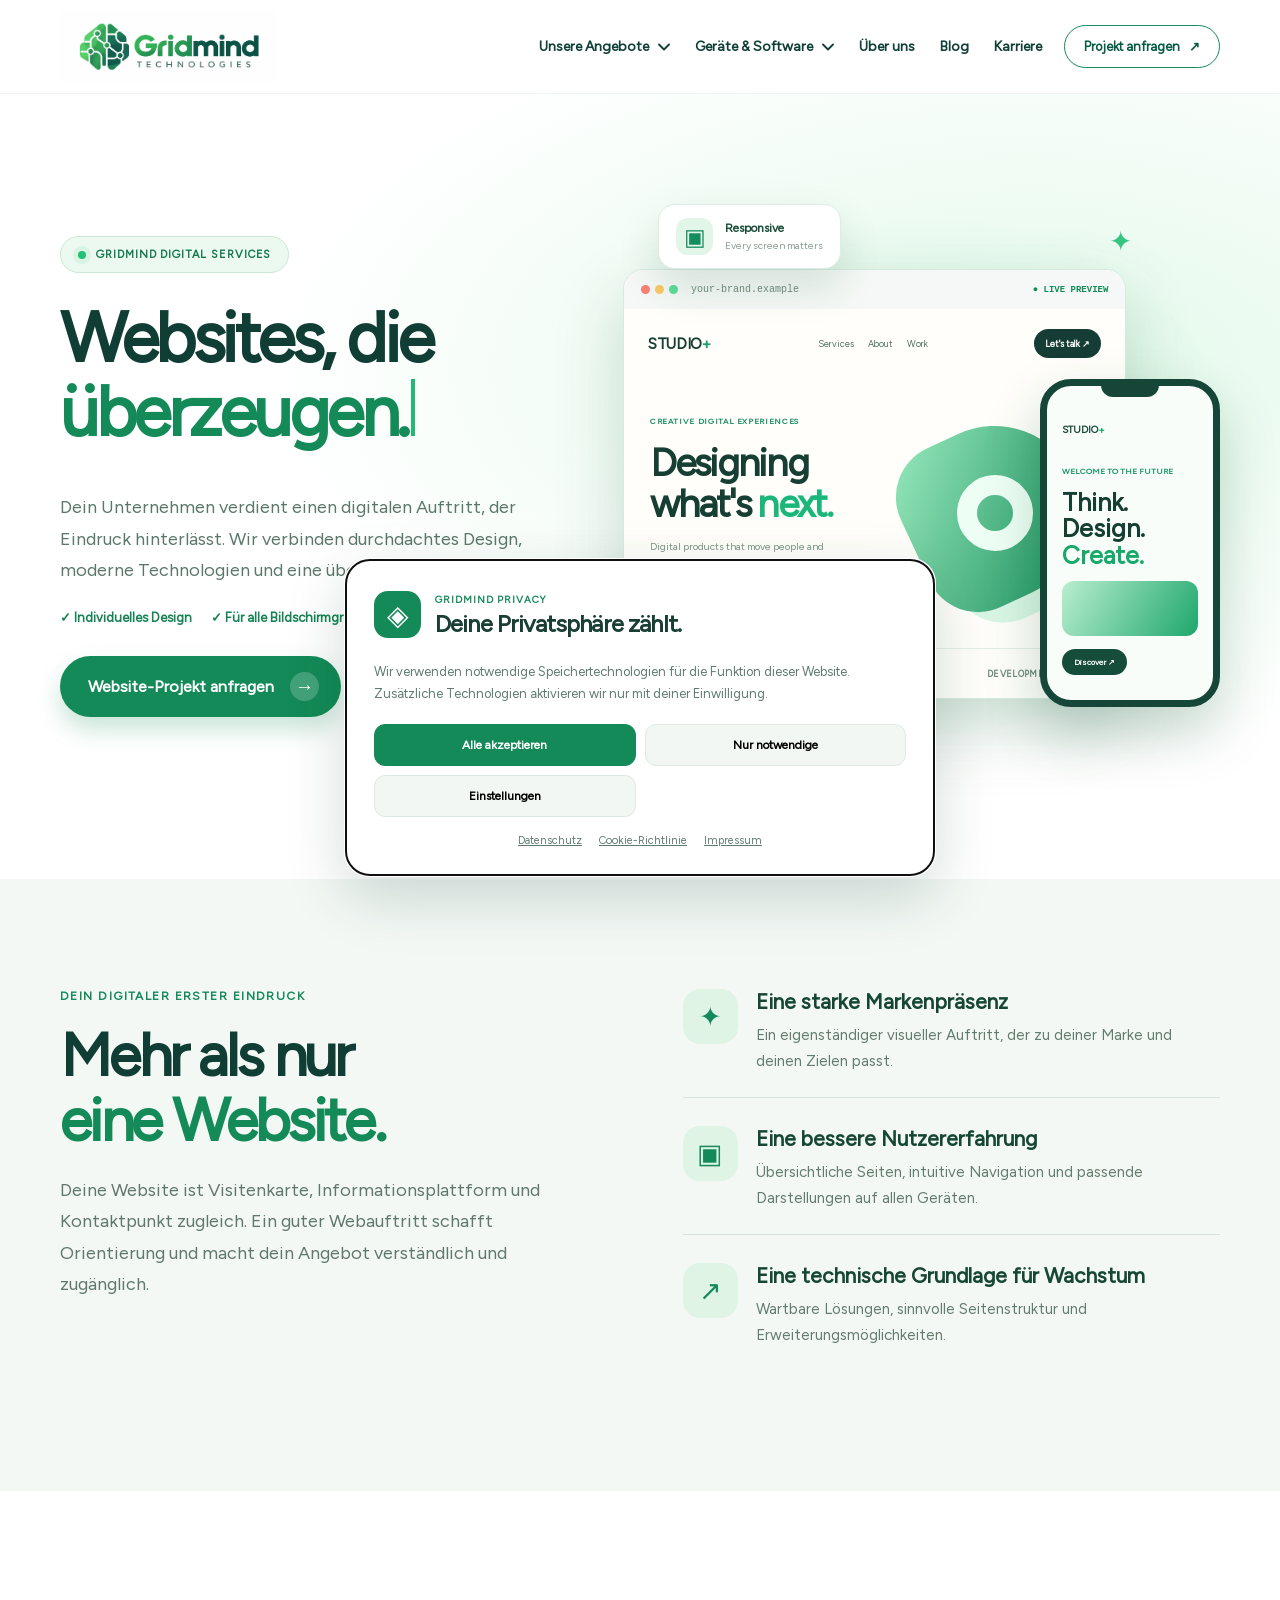
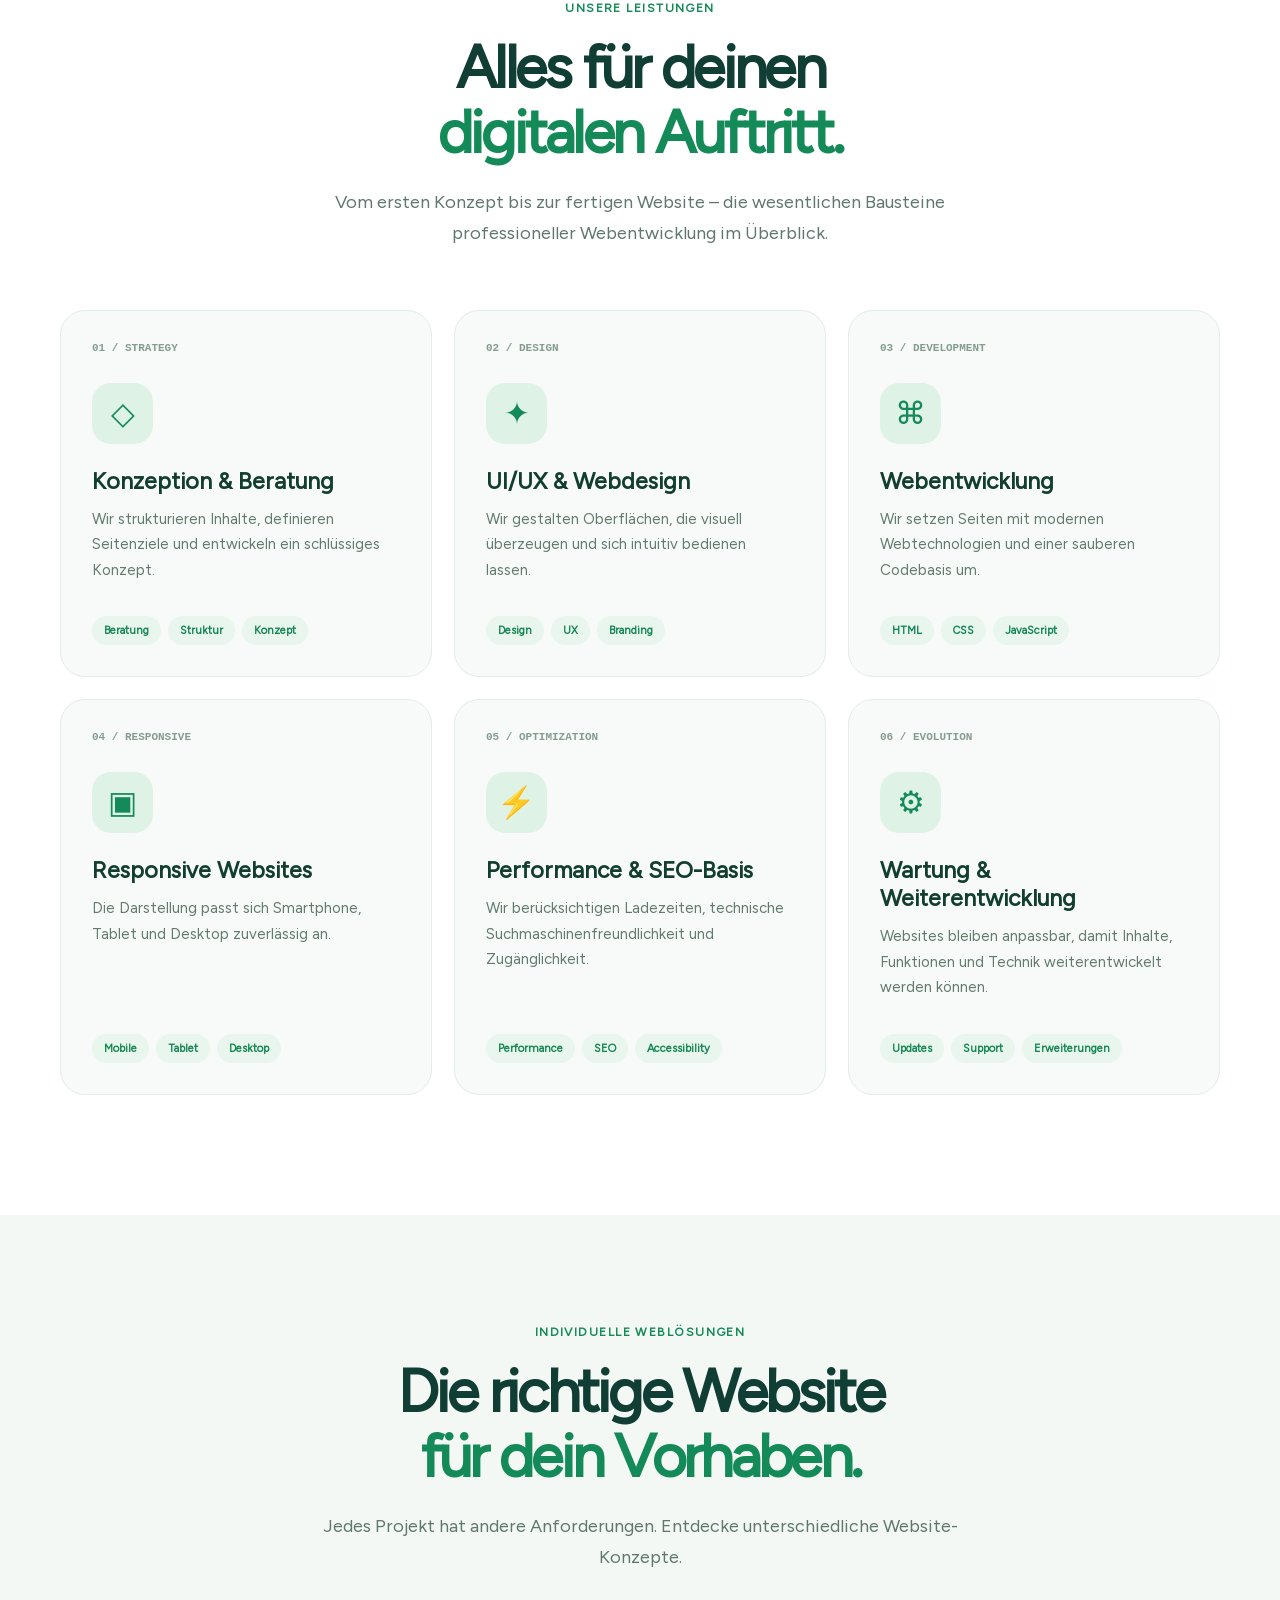
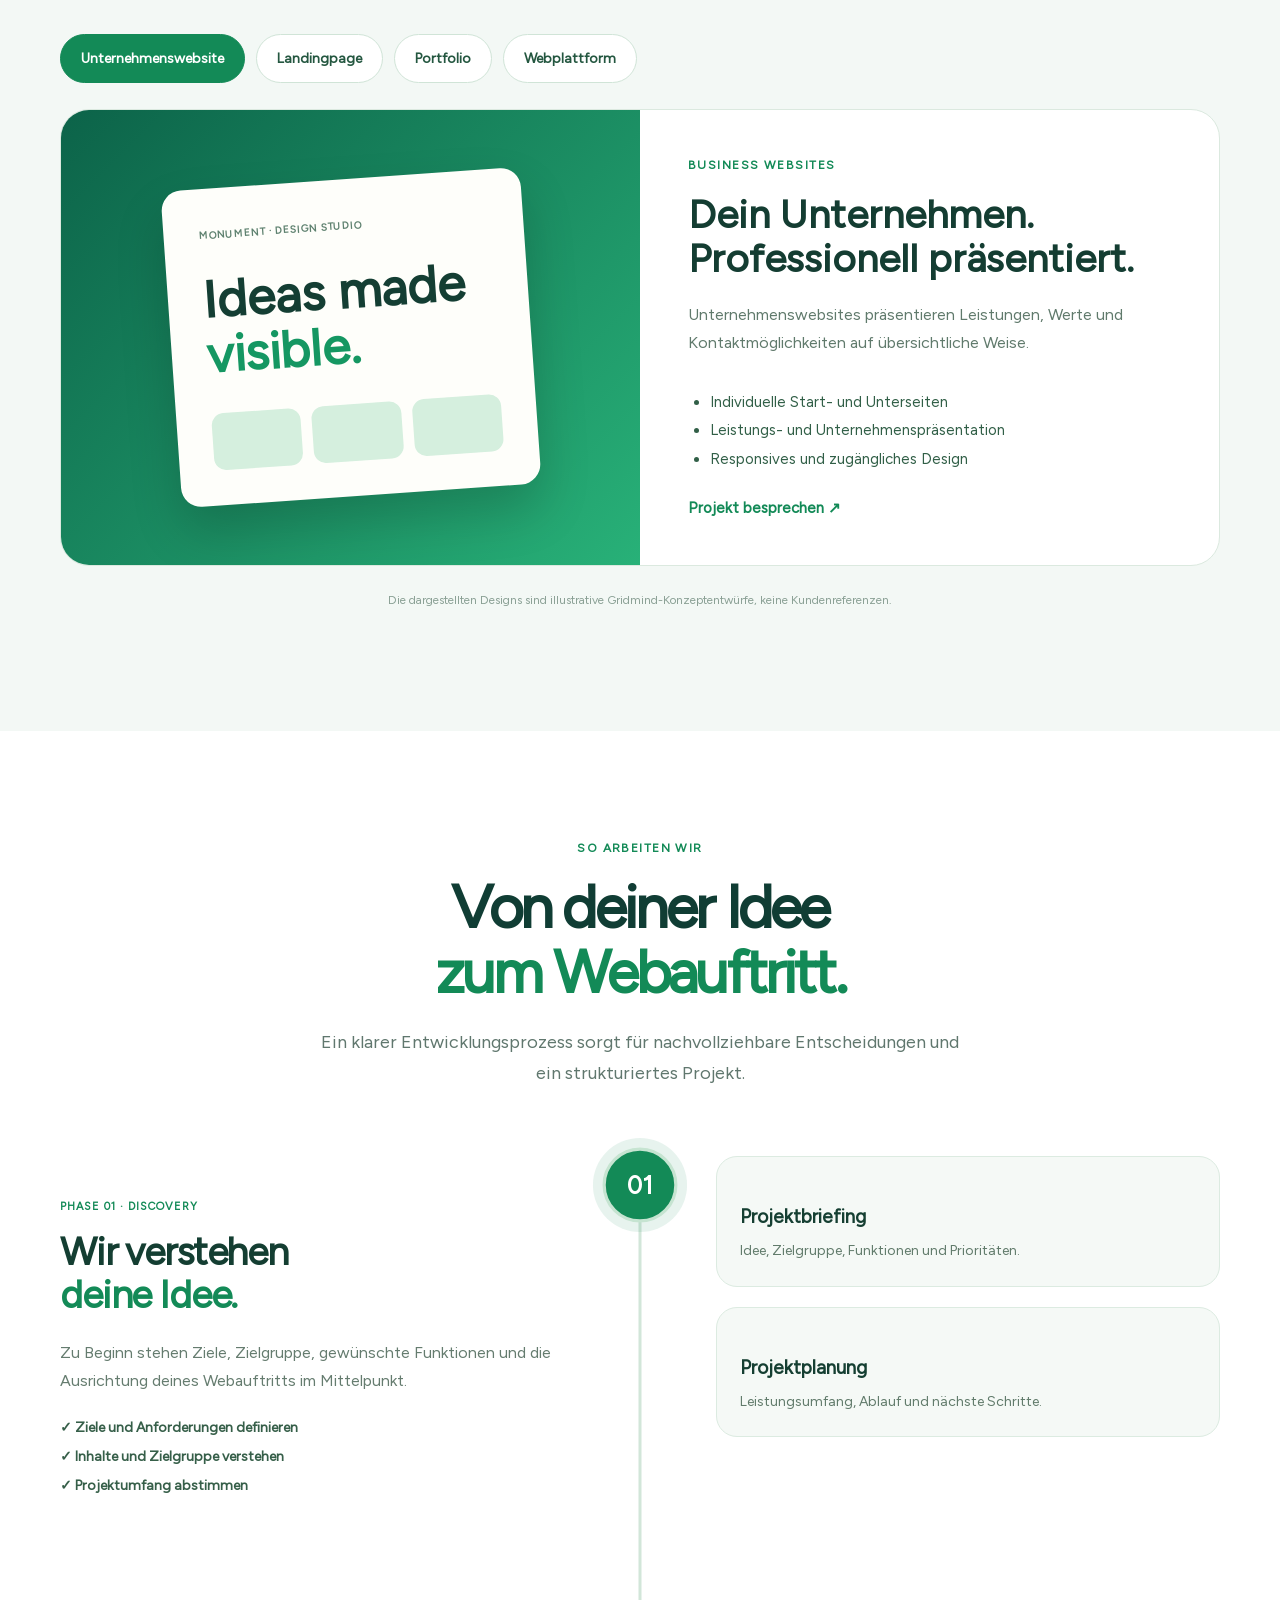
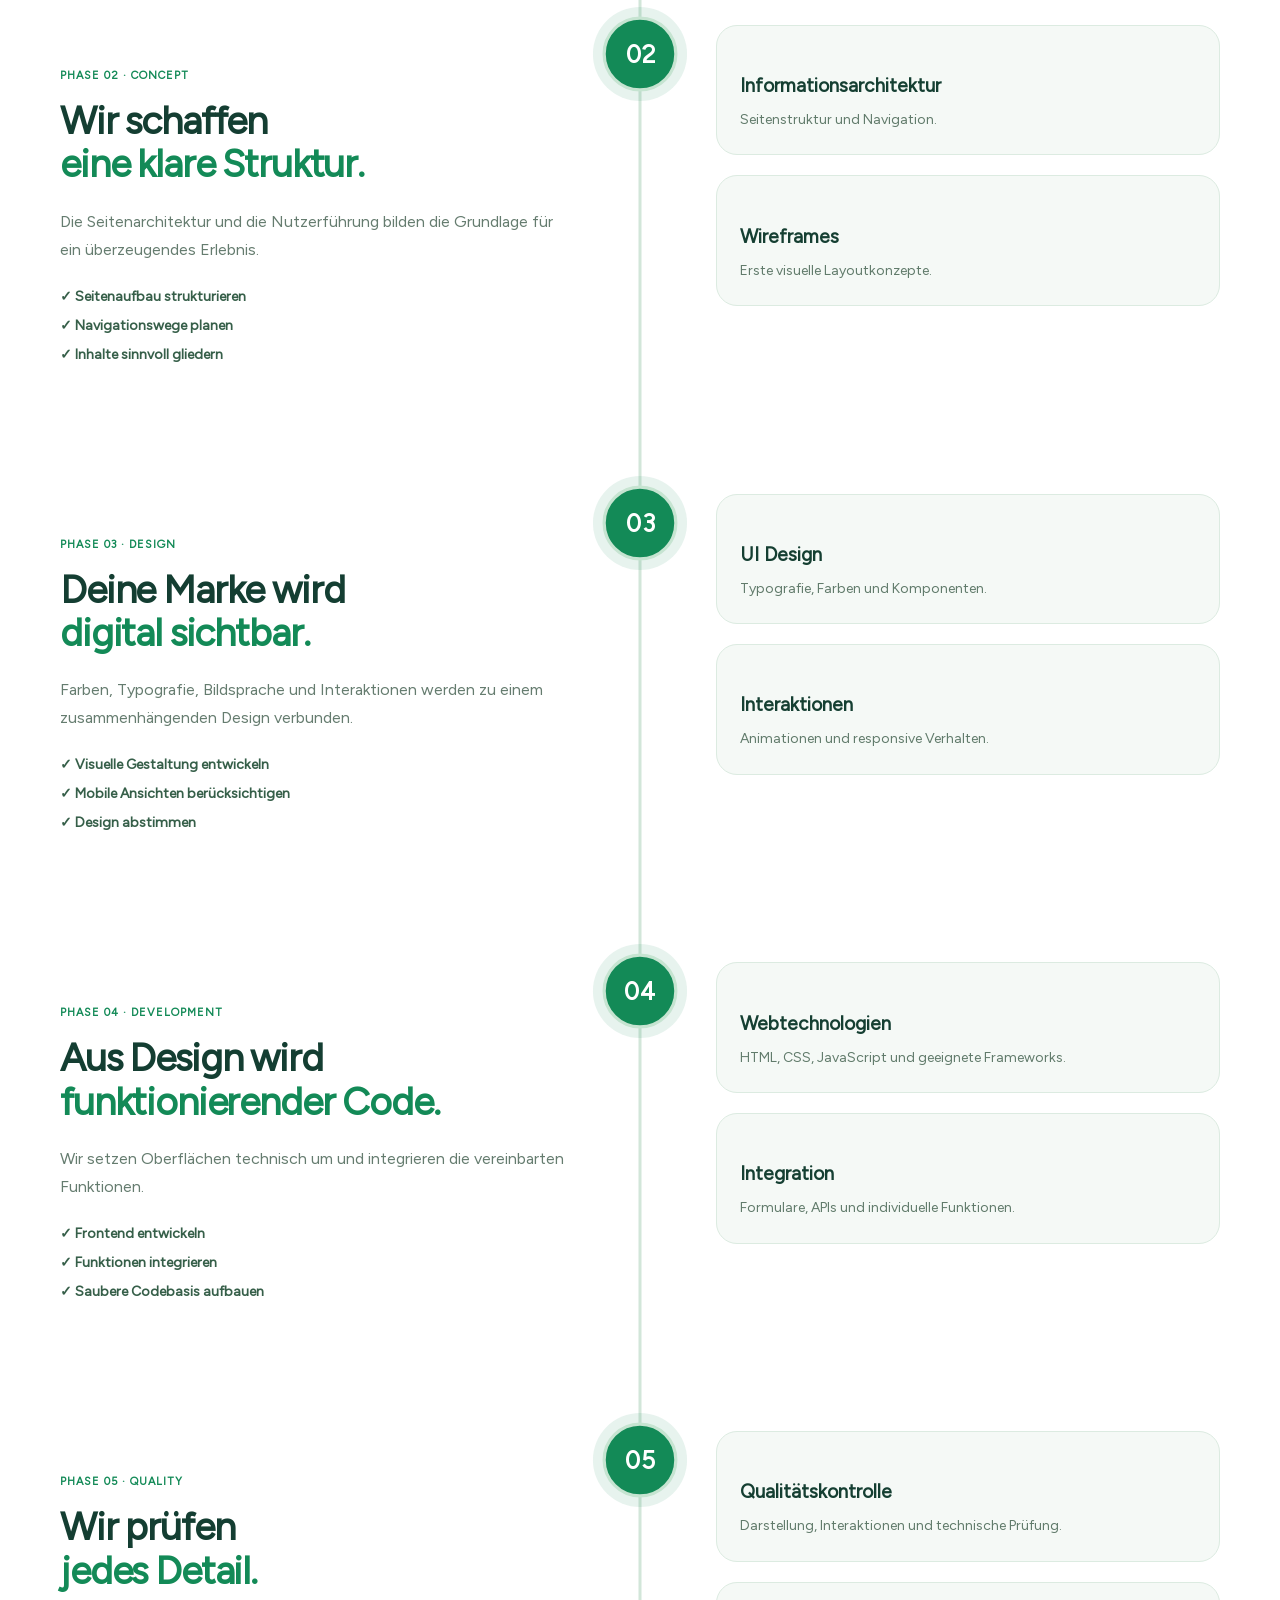
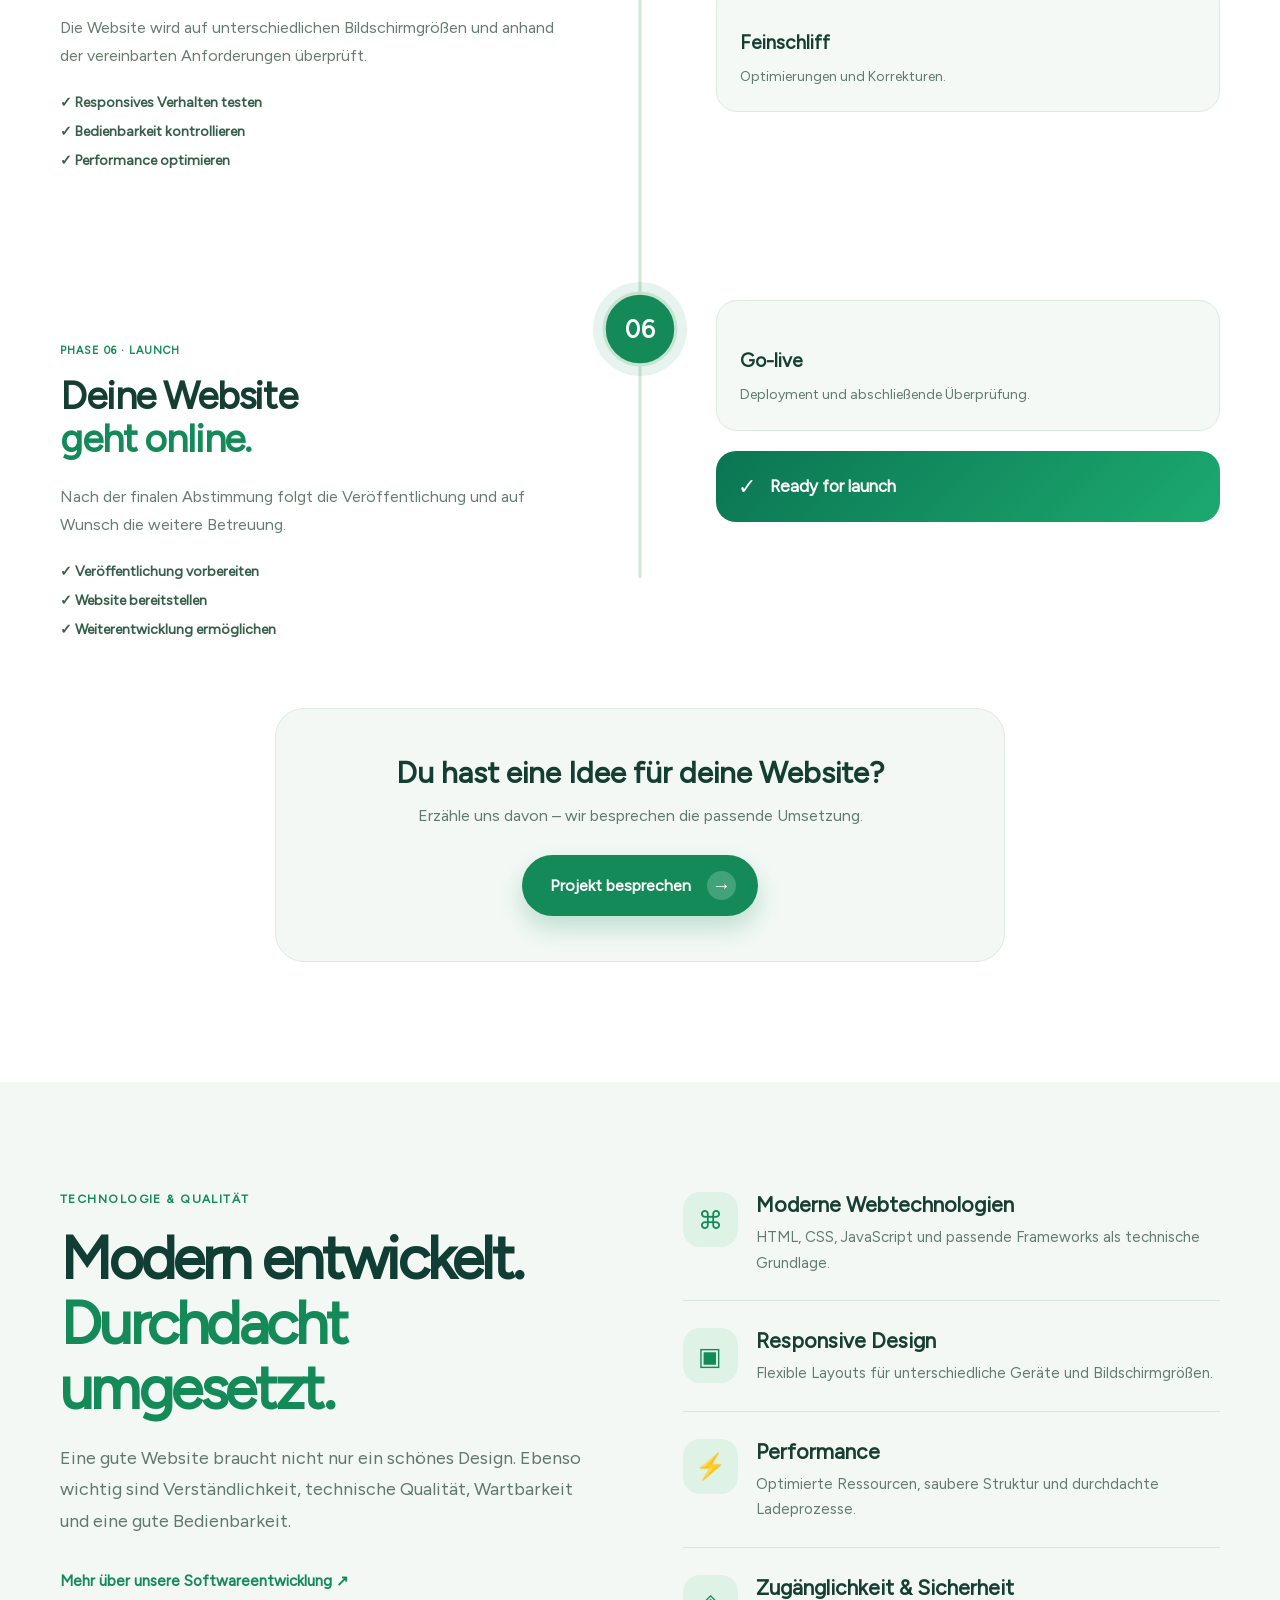
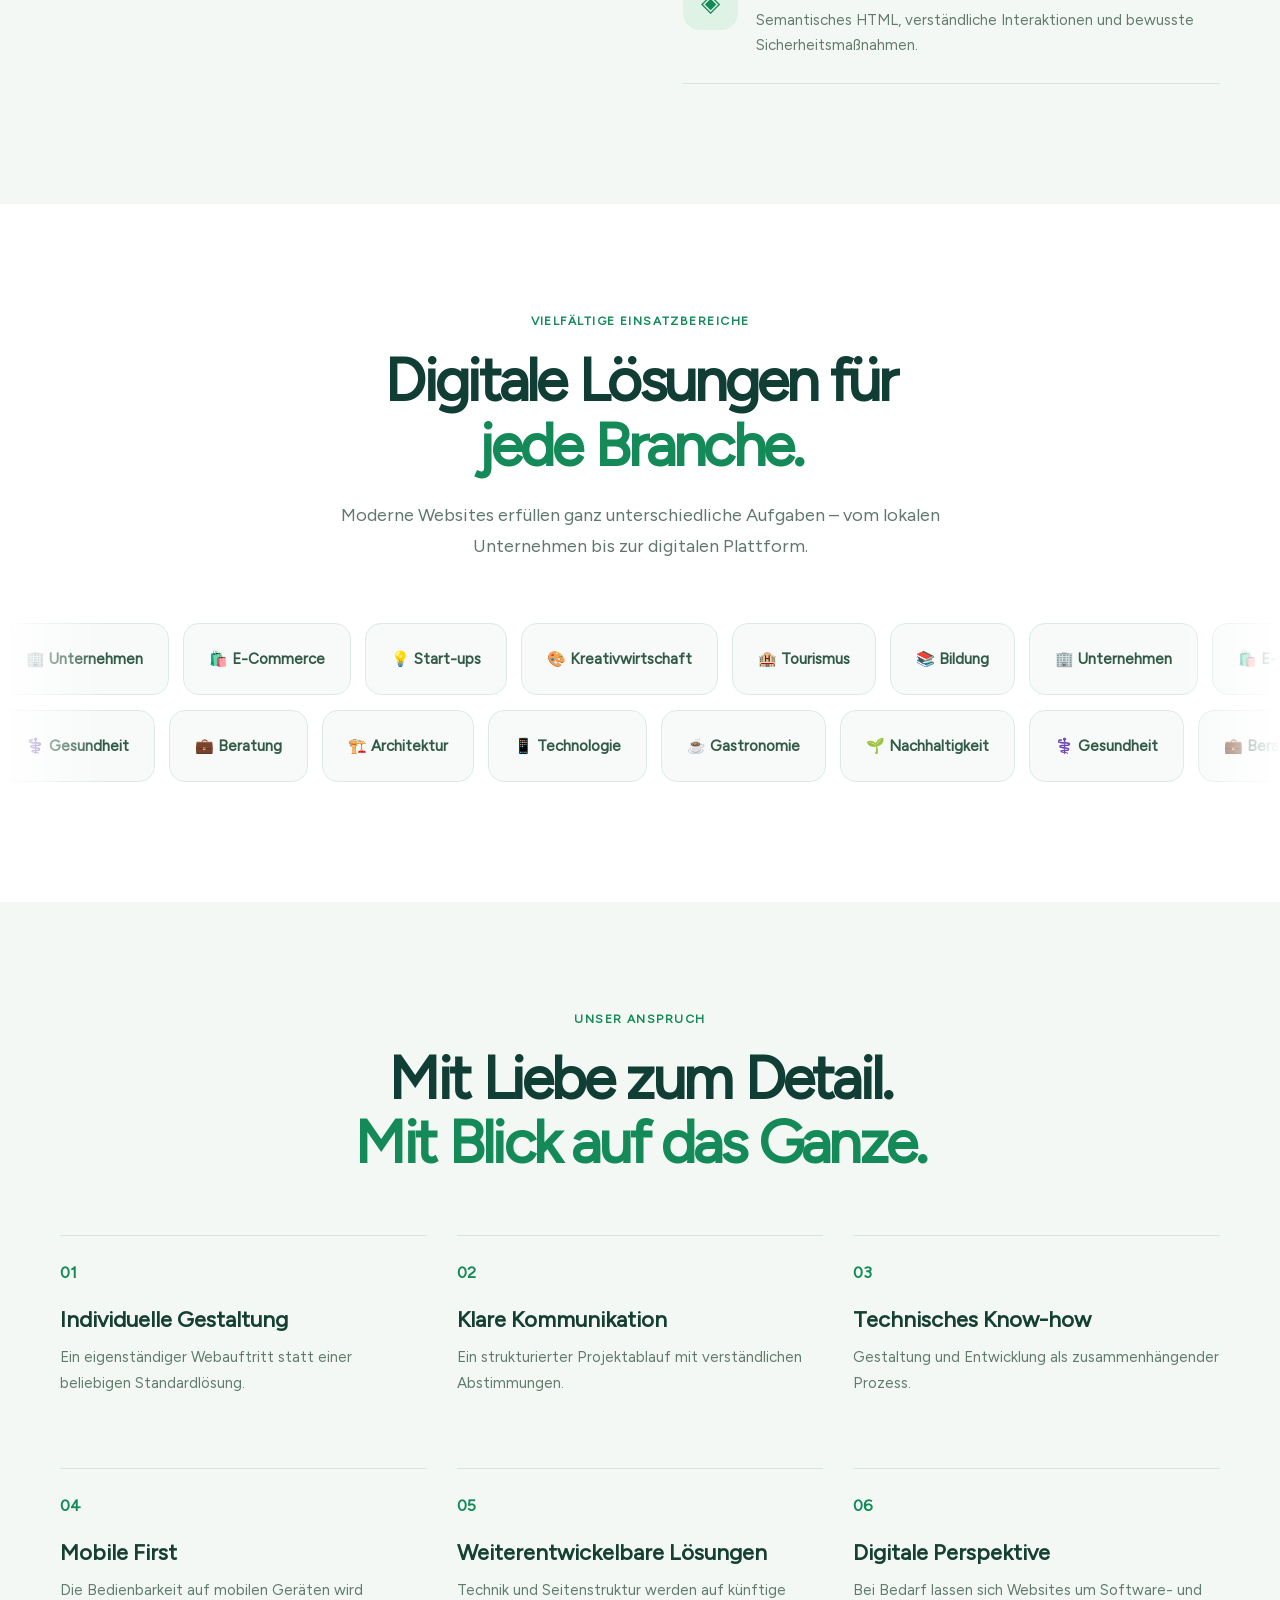
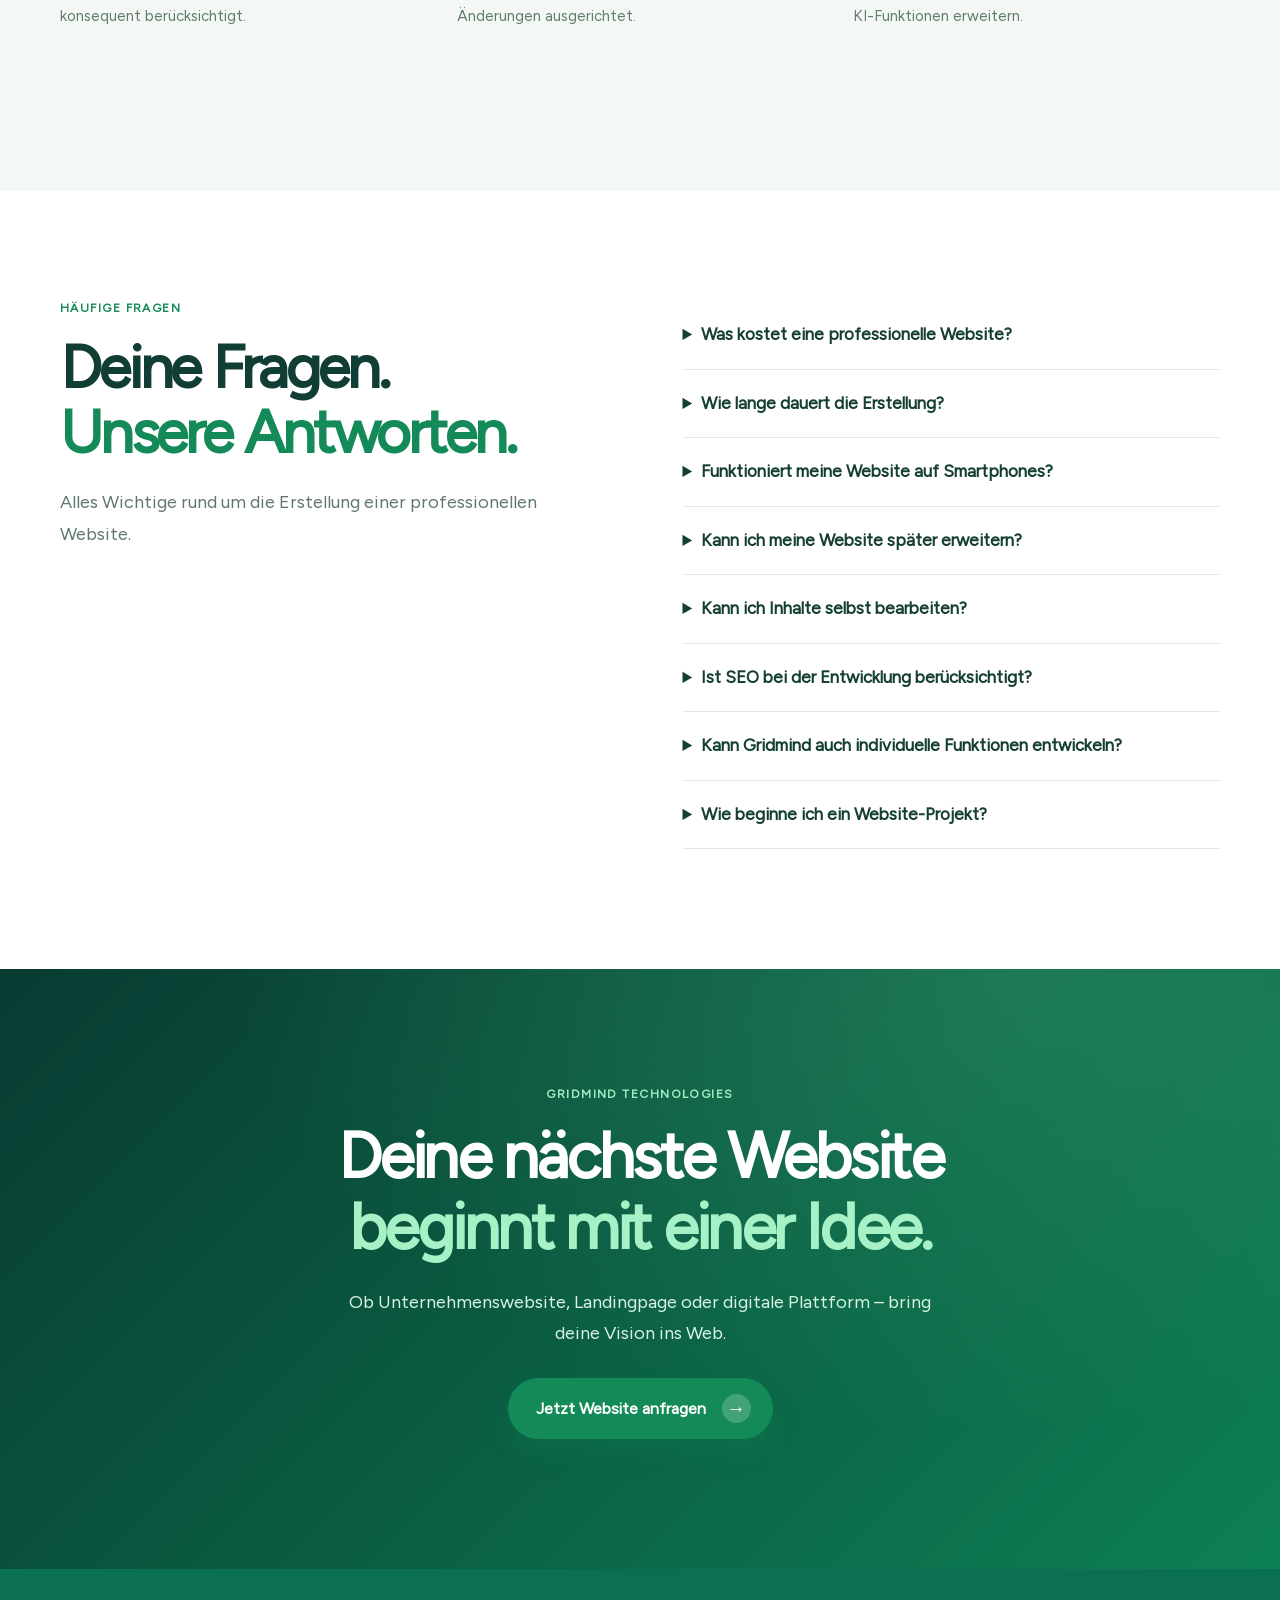
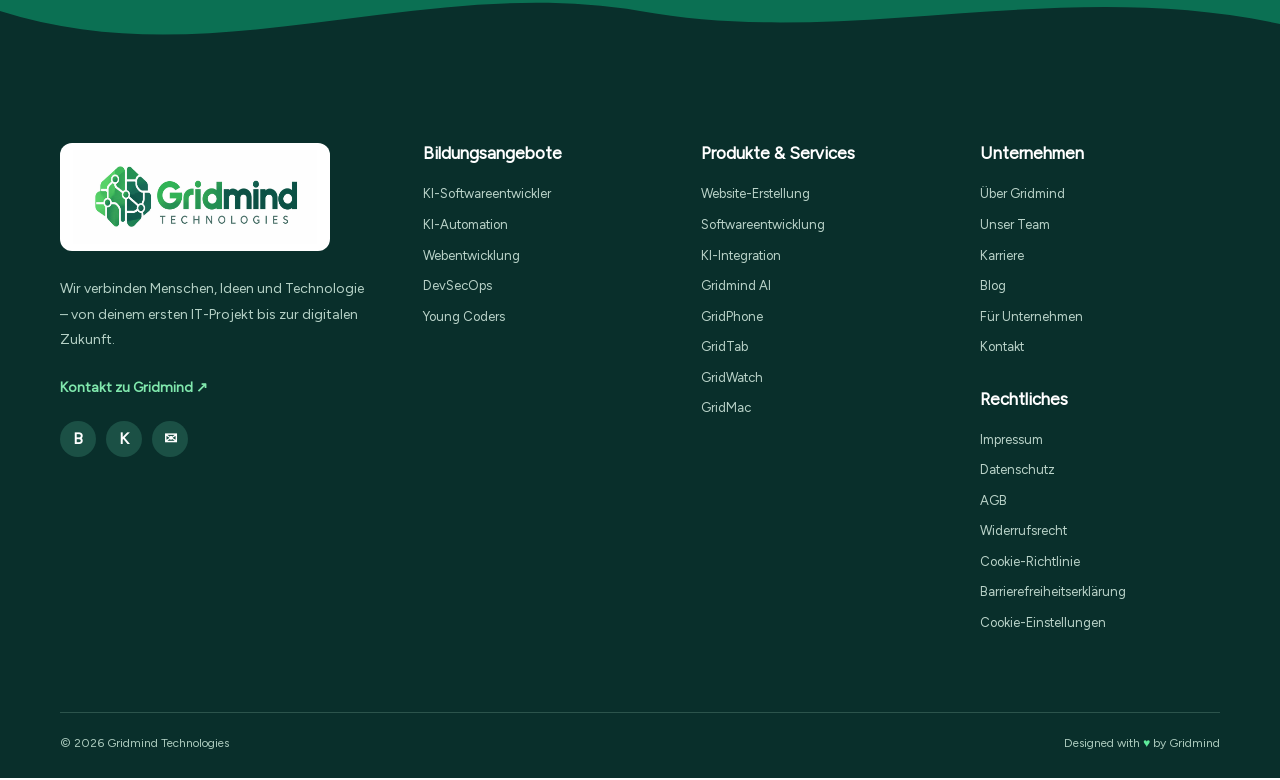
<file: services/websites.html>
<!DOCTYPE html>
<html lang="de">
<head>
  <meta charset="UTF-8">
  <meta name="viewport" content="width=device-width, initial-scale=1">
  <meta name="theme-color" content="#138a57">
  <meta name="description" content="Professionelle Websites erstellen lassen bei Gridmind Technologies. Modernes Webdesign, responsive Entwicklung, Performance und individuelle Weblösungen.">
  <title>Websites erstellen lassen | Gridmind Technologies</title>

  <link rel="icon" type="image/png" href="../assets/logo-icon.png">
  <link rel="stylesheet" href="../css/figtree.css">
  <link rel="stylesheet" href="../css/style.css">
  <link rel="stylesheet" href="../css/websites.css">
  <script src="../js/main.js" defer></script>
</head>

<body class="gridmind-websites">
<a class="skip-link" href="#main-content">Zum Hauptinhalt</a>

<!-- GEMEINSAMER GRIDMIND HEADER -->
<header class="site-header" id="site-header">
  <div class="container header-inner">
    <a class="brand" href="../index.html"
       aria-label="Gridmind Technologies – Startseite">
      <img src="../assets/logo.png" width="280" height="94"
           alt="Gridmind Technologies">
    </a>

    <nav class="desktop-nav" aria-label="Hauptnavigation">
      <div class="nav-group">
        <button class="nav-trigger" type="button"
                aria-expanded="false" aria-controls="nav-offers">
          Unsere Angebote
          <svg viewBox="0 0 12 8" width="12" height="8"
               fill="none" aria-hidden="true">
            <path d="M1 1.5L6 6.5L11 1.5"
                  stroke="currentColor" stroke-width="1.8"
                  stroke-linecap="round" stroke-linejoin="round"/>
          </svg>
        </button>

        <div class="nav-dropdown" id="nav-offers">
          <span class="dropdown-title">Ausbildung & Karriere</span>
          <a href="../bildungsangebote/ki-softwareentwickler.html">KI-Softwareentwickler</a>
          <a href="../bildungsangebote/ki-automation.html">KI-Automation</a>
          <a href="../bildungsangebote/webentwicklung.html">Webentwicklung</a>
          <a href="../bildungsangebote/devsecops.html">DevSecOps</a>
          <a href="../bildungsangebote/young-coders.html">Young Coders</a>

          <span class="dropdown-title">Digitale Dienstleistungen</span>
          <a href="../services/websites.html" aria-current="page">Websites erstellen lassen</a>
          <a href="../services/softwareentwicklung.html">Softwareentwicklung</a>
          <a href="../services/ki-integration.html">KI-Integration</a>
        </div>
      </div>

      <div class="nav-group">
        <button class="nav-trigger" type="button"
                aria-expanded="false" aria-controls="nav-devices">
          Geräte & Software
          <svg viewBox="0 0 12 8" width="12" height="8"
               fill="none" aria-hidden="true">
            <path d="M1 1.5L6 6.5L11 1.5"
                  stroke="currentColor" stroke-width="1.8"
                  stroke-linecap="round" stroke-linejoin="round"/>
          </svg>
        </button>

        <div class="nav-dropdown" id="nav-devices">
          <a href="../produkte/gridphone.html">GridPhone</a>
          <a href="../produkte/gridtab.html">GridTab</a>
          <a href="../produkte/gridwatch.html">GridWatch</a>
          <a href="../produkte/gridmac.html">GridMac</a>
          <a href="../produkte/gridmind-ai.html">Gridmind AI</a>
        </div>
      </div>

      <a href="../unternehmen/ueber-uns.html">Über uns</a>
      <a href="../unternehmen/blog.html">Blog</a>
      <a href="../unternehmen/karriere.html">Karriere</a>
    </nav>

    <div class="header-actions">
      <a class="header-cta" href="../unternehmen/kontakt.html">
        Projekt anfragen <span aria-hidden="true">↗</span>
      </a>
      <button class="hamburger" id="hamburger" type="button"
              aria-label="Menü öffnen"
              aria-controls="mobile-menu" aria-expanded="false">
        <span></span><span></span><span></span>
      </button>
    </div>
  </div>

  <nav class="mobile-menu" id="mobile-menu"
       aria-label="Mobiles Menü" inert>
    <div class="mobile-menu-inner">
      <a href="../index.html">Startseite</a>
      <details>
        <summary>Bildungsangebote</summary>
        <div class="mobile-submenu">
          <a href="../bildungsangebote/ki-softwareentwickler.html">KI-Softwareentwickler</a>
          <a href="../bildungsangebote/ki-automation.html">KI-Automation</a>
          <a href="../bildungsangebote/webentwicklung.html">Webentwicklung</a>
          <a href="../bildungsangebote/devsecops.html">DevSecOps</a>
          <a href="../bildungsangebote/young-coders.html">Young Coders</a>
        </div>
      </details>
      <details>
        <summary>Websites & Software</summary>
        <div class="mobile-submenu">
          <a href="../services/websites.html" aria-current="page">Website-Erstellung</a>
          <a href="../services/softwareentwicklung.html">Softwareentwicklung</a>
          <a href="../services/ki-integration.html">KI-Integration</a>
        </div>
      </details>
      <details>
        <summary>Grid-Geräte</summary>
        <div class="mobile-submenu">
          <a href="../produkte/gridphone.html">GridPhone</a>
          <a href="../produkte/gridtab.html">GridTab</a>
          <a href="../produkte/gridwatch.html">GridWatch</a>
          <a href="../produkte/gridmac.html">GridMac</a>
          <a href="../produkte/gridmind-ai.html">Gridmind AI</a>
        </div>
      </details>
      <a href="../unternehmen/ueber-uns.html">Über uns</a>
      <a href="../unternehmen/blog.html">Blog</a>
      <a href="../unternehmen/karriere.html">Karriere</a>
      <a href="../unternehmen/kontakt.html">Kontakt</a>
      <a href="../unternehmen/kontakt.html" class="mobile-cta">Projekt anfragen →</a>
    </div>
  </nav>
</header>

<main id="main-content">

  <!-- HERO -->
  <section class="ws-hero" aria-labelledby="ws-hero-title">
    <div class="container ws-hero-layout">

      <div class="ws-hero-copy">
        <span class="ws-eyebrow-pill">
          <i></i> GRIDMIND DIGITAL SERVICES
        </span>

        <h1 id="ws-hero-title">
          Websites, die
          <span class="ws-type-line">
            <span id="ws-typewriter" aria-hidden="true">begeistern.</span><i aria-hidden="true"></i>
          </span>
        </h1>
        <p class="ws-visually-hidden">
          Websites, die begeistern, überzeugen und verbinden.
        </p>

        <p class="ws-hero-lead">
          Dein Unternehmen verdient einen digitalen Auftritt,
          der Eindruck hinterlässt. Wir verbinden
          durchdachtes Design, moderne Technologien
          und eine überzeugende Nutzererfahrung.
        </p>

        <div class="ws-hero-benefits">
          <span>✓ Individuelles Design</span>
          <span>✓ Für alle Bildschirmgrößen</span>
          <span>✓ Performance & Qualität</span>
        </div>

        <div class="ws-hero-actions">
          <a class="btn btn-primary hero-button"
             href="../unternehmen/kontakt.html">
            Website-Projekt anfragen
            <span class="arrow-circle" aria-hidden="true">→</span>
          </a>
          <a class="ws-secondary-link" href="#leistungen">
            Leistungen entdecken ↘
          </a>
        </div>
      </div>

      <!-- ANIMIERTE BROWSER-VORSCHAU -->
      <div class="ws-hero-art" aria-label="Beispiel einer modernen Website auf Desktop und Smartphone">
        <div class="ws-hero-glow"></div>

        <div class="ws-browser ws-float-browser">
          <div class="ws-browser-bar">
            <div class="ws-browser-dots"><i></i><i></i><i></i></div>
            <span>your-brand.example</span>
            <span class="ws-browser-lock">● LIVE PREVIEW</span>
          </div>

          <div class="ws-demo-page">
            <div class="ws-demo-nav">
              <strong>STUDIO<span>+</span></strong>
              <div><span>Services</span><span>About</span><span>Work</span></div>
              <b>Let's talk ↗</b>
            </div>

            <div class="ws-demo-hero">
              <div class="ws-demo-copy">
                <small>CREATIVE DIGITAL EXPERIENCES</small>
                <h3>Designing<br>what's <em>next.</em></h3>
                <p>Digital products that move people and businesses forward.</p>
                <span class="ws-demo-button">Explore projects ↗</span>
              </div>
              <div class="ws-demo-shape">
                <span></span>
                <i></i>
              </div>
            </div>

            <div class="ws-demo-bottom">
              <span>STRATEGY</span>
              <span>DESIGN</span>
              <span>DEVELOPMENT</span>
            </div>
          </div>
        </div>

        <div class="ws-phone ws-float-phone">
          <div class="ws-phone-notch"></div>
          <div class="ws-phone-brand">STUDIO<span>+</span></div>
          <span class="ws-phone-eyebrow">WELCOME TO THE FUTURE</span>
          <strong>Think.<br>Design.<br><em>Create.</em></strong>
          <div class="ws-phone-image"></div>
          <span class="ws-phone-button">Discover ↗</span>
        </div>

        <div class="ws-floating-chip ws-chip-responsive">
          <span>▣</span>
          <div><strong>Responsive</strong><small>Every screen matters</small></div>
        </div>

        <div class="ws-floating-chip ws-chip-performance">
          <span>↗</span>
          <div><strong>Performance</strong><small>Built for speed</small></div>
        </div>

        <span class="ws-spark ws-spark-a" aria-hidden="true">✦</span>
        <span class="ws-spark ws-spark-b" aria-hidden="true">✧</span>
      </div>
    </div>
  </section>

  <!-- MEHR ALS NUR EINE WEBSITE -->
  <section class="ws-section ws-intro" id="warum">
    <div class="container ws-split">
      <div>
        <span class="ws-eyebrow">DEIN DIGITALER ERSTER EINDRUCK</span>
        <h2>Mehr als nur<br><em>eine Website.</em></h2>
        <p class="ws-lead">
          Deine Website ist Visitenkarte, Informationsplattform
          und Kontaktpunkt zugleich. Ein guter Webauftritt
          schafft Orientierung und macht dein Angebot
          verständlich und zugänglich.
        </p>
      </div>

      <div class="ws-value-list">
        <article>
          <span class="ws-value-icon">✦</span>
          <div>
            <h3>Eine starke Markenpräsenz</h3>
            <p>Ein eigenständiger visueller Auftritt, der zu deiner Marke und deinen Zielen passt.</p>
          </div>
        </article>
        <article>
          <span class="ws-value-icon">▣</span>
          <div>
            <h3>Eine bessere Nutzererfahrung</h3>
            <p>Übersichtliche Seiten, intuitive Navigation und passende Darstellungen auf allen Geräten.</p>
          </div>
        </article>
        <article>
          <span class="ws-value-icon">↗</span>
          <div>
            <h3>Eine technische Grundlage für Wachstum</h3>
            <p>Wartbare Lösungen, sinnvolle Seitenstruktur und Erweiterungsmöglichkeiten.</p>
          </div>
        </article>
      </div>
    </div>
  </section>

  <!-- LEISTUNGEN -->
  <section class="ws-section ws-services" id="leistungen">
    <div class="container">
      <div class="ws-heading">
        <span class="ws-eyebrow">UNSERE LEISTUNGEN</span>
        <h2>Alles für deinen<br><em>digitalen Auftritt.</em></h2>
        <p>
          Vom ersten Konzept bis zur fertigen Website –
          die wesentlichen Bausteine professioneller
          Webentwicklung im Überblick.
        </p>
      </div>

      <div class="ws-service-grid">
        <article class="ws-service-card">
          <span class="ws-service-number">01 / STRATEGY</span>
          <div class="ws-service-icon">◇</div>
          <h3>Konzeption & Beratung</h3>
          <p>Wir strukturieren Inhalte, definieren Seitenziele und entwickeln ein schlüssiges Konzept.</p>
          <div class="ws-tags"><span>Beratung</span><span>Struktur</span><span>Konzept</span></div>
        </article>

        <article class="ws-service-card">
          <span class="ws-service-number">02 / DESIGN</span>
          <div class="ws-service-icon">✦</div>
          <h3>UI/UX & Webdesign</h3>
          <p>Wir gestalten Oberflächen, die visuell überzeugen und sich intuitiv bedienen lassen.</p>
          <div class="ws-tags"><span>Design</span><span>UX</span><span>Branding</span></div>
        </article>

        <article class="ws-service-card">
          <span class="ws-service-number">03 / DEVELOPMENT</span>
          <div class="ws-service-icon">⌘</div>
          <h3>Webentwicklung</h3>
          <p>Wir setzen Seiten mit modernen Webtechnologien und einer sauberen Codebasis um.</p>
          <div class="ws-tags"><span>HTML</span><span>CSS</span><span>JavaScript</span></div>
        </article>

        <article class="ws-service-card">
          <span class="ws-service-number">04 / RESPONSIVE</span>
          <div class="ws-service-icon">▣</div>
          <h3>Responsive Websites</h3>
          <p>Die Darstellung passt sich Smartphone, Tablet und Desktop zuverlässig an.</p>
          <div class="ws-tags"><span>Mobile</span><span>Tablet</span><span>Desktop</span></div>
        </article>

        <article class="ws-service-card">
          <span class="ws-service-number">05 / OPTIMIZATION</span>
          <div class="ws-service-icon">⚡</div>
          <h3>Performance & SEO-Basis</h3>
          <p>Wir berücksichtigen Ladezeiten, technische Suchmaschinenfreundlichkeit und Zugänglichkeit.</p>
          <div class="ws-tags"><span>Performance</span><span>SEO</span><span>Accessibility</span></div>
        </article>

        <article class="ws-service-card">
          <span class="ws-service-number">06 / EVOLUTION</span>
          <div class="ws-service-icon">⚙</div>
          <h3>Wartung & Weiterentwicklung</h3>
          <p>Websites bleiben anpassbar, damit Inhalte, Funktionen und Technik weiterentwickelt werden können.</p>
          <div class="ws-tags"><span>Updates</span><span>Support</span><span>Erweiterungen</span></div>
        </article>
      </div>
    </div>
  </section>

  <!-- WEBSITE-TYPEN MIT INTERAKTIVEN TABS -->
  <section class="ws-section ws-types" id="website-typen">
    <div class="container">
      <div class="ws-heading">
        <span class="ws-eyebrow">INDIVIDUELLE WEBLÖSUNGEN</span>
        <h2>Die richtige Website<br><em>für dein Vorhaben.</em></h2>
        <p>Jedes Projekt hat andere Anforderungen. Entdecke unterschiedliche Website-Konzepte.</p>
      </div>

      <div class="ws-type-tabs" role="tablist" aria-label="Website-Arten">
        <button class="ws-type-tab is-active" type="button"
                role="tab" id="ws-tab-business"
                aria-selected="true" aria-controls="ws-panel-business"
                tabindex="0" data-ws-tab="business">
          Unternehmenswebsite
        </button>
        <button class="ws-type-tab" type="button"
                role="tab" id="ws-tab-landing"
                aria-selected="false" aria-controls="ws-panel-landing"
                tabindex="-1" data-ws-tab="landing">
          Landingpage
        </button>
        <button class="ws-type-tab" type="button"
                role="tab" id="ws-tab-portfolio"
                aria-selected="false" aria-controls="ws-panel-portfolio"
                tabindex="-1" data-ws-tab="portfolio">
          Portfolio
        </button>
        <button class="ws-type-tab" type="button"
                role="tab" id="ws-tab-platform"
                aria-selected="false" aria-controls="ws-panel-platform"
                tabindex="-1" data-ws-tab="platform">
          Webplattform
        </button>
      </div>

      <div class="ws-type-panels">
        <article class="ws-type-panel is-active"
                 id="ws-panel-business" role="tabpanel"
                 aria-labelledby="ws-tab-business">
          <div class="ws-type-visual ws-visual-business">
            <div class="ws-showcase-window">
              <span class="ws-showcase-top">MONUMENT · DESIGN STUDIO</span>
              <h3>Ideas made<br><em>visible.</em></h3>
              <div class="ws-showcase-blocks"><i></i><i></i><i></i></div>
            </div>
          </div>
          <div class="ws-type-copy">
            <span class="ws-eyebrow">BUSINESS WEBSITES</span>
            <h3>Dein Unternehmen. Professionell präsentiert.</h3>
            <p>Unternehmenswebsites präsentieren Leistungen, Werte und Kontaktmöglichkeiten auf übersichtliche Weise.</p>
            <ul>
              <li>Individuelle Start- und Unterseiten</li>
              <li>Leistungs- und Unternehmenspräsentation</li>
              <li>Responsives und zugängliches Design</li>
            </ul>
            <a href="../unternehmen/kontakt.html"
               class="ws-text-link">Projekt besprechen ↗</a>
          </div>
        </article>

        <article class="ws-type-panel" hidden
                 id="ws-panel-landing" role="tabpanel"
                 aria-labelledby="ws-tab-landing">
          <div class="ws-type-visual ws-visual-landing">
            <div class="ws-showcase-window">
              <span class="ws-showcase-top">LAUNCH · PRODUCT</span>
              <h3>One idea.<br><em>Big impact.</em></h3>
              <div class="ws-showcase-blocks"><i></i><i></i></div>
            </div>
          </div>
          <div class="ws-type-copy">
            <span class="ws-eyebrow">LANDINGPAGES</span>
            <h3>Eine Seite. Eine klare Botschaft.</h3>
            <p>Landingpages konzentrieren sich auf ein Produkt, ein Angebot oder eine bestimmte Aktion.</p>
            <ul>
              <li>Klare Nutzerführung</li>
              <li>Auf ein Ziel ausgerichtete Inhalte</li>
              <li>Kontakt- und Anfrageelemente</li>
            </ul>
            <a href="../unternehmen/kontakt.html"
               class="ws-text-link">Landingpage anfragen ↗</a>
          </div>
        </article>

        <article class="ws-type-panel" hidden
                 id="ws-panel-portfolio" role="tabpanel"
                 aria-labelledby="ws-tab-portfolio">
          <div class="ws-type-visual ws-visual-portfolio">
            <div class="ws-showcase-window">
              <span class="ws-showcase-top">PORTFOLIO · CREATOR</span>
              <h3>Make your<br><em>mark.</em></h3>
              <div class="ws-showcase-blocks"><i></i><i></i><i></i></div>
            </div>
          </div>
          <div class="ws-type-copy">
            <span class="ws-eyebrow">PORTFOLIOS</span>
            <h3>Deine Arbeiten verdienen eine Bühne.</h3>
            <p>Präsentiere kreative Arbeiten, Fähigkeiten und Projekte in einem persönlichen digitalen Auftritt.</p>
            <ul>
              <li>Individuelle Projektgalerien</li>
              <li>Über-mich- und Kontaktbereiche</li>
              <li>Visuelle Gestaltung passend zum Stil</li>
            </ul>
            <a href="../unternehmen/kontakt.html"
               class="ws-text-link">Portfolio anfragen ↗</a>
          </div>
        </article>

        <article class="ws-type-panel" hidden
                 id="ws-panel-platform" role="tabpanel"
                 aria-labelledby="ws-tab-platform">
          <div class="ws-type-visual ws-visual-platform">
            <div class="ws-showcase-window">
              <span class="ws-showcase-top">PLATFORM · DASHBOARD</span>
              <h3>Built to<br><em>connect.</em></h3>
              <div class="ws-showcase-blocks"><i></i><i></i><i></i></div>
            </div>
          </div>
          <div class="ws-type-copy">
            <span class="ws-eyebrow">INDIVIDUELLE WEBPLATTFORMEN</span>
            <h3>Mehr als eine klassische Website.</h3>
            <p>Für umfangreichere Projekte kommen individuelle Webanwendungen und Schnittstellen infrage.</p>
            <ul>
              <li>Interaktive Funktionen und Benutzerbereiche</li>
              <li>Integration von APIs und Datenquellen</li>
              <li>Erweiterbare technische Architektur</li>
            </ul>
            <a href="../services/softwareentwicklung.html"
               class="ws-text-link">Softwareentwicklung entdecken ↗</a>
          </div>
        </article>
      </div>

      <p class="ws-demo-disclaimer">
        Die dargestellten Designs sind illustrative Gridmind-Konzeptentwürfe, keine Kundenreferenzen.
      </p>
    </div>
  </section>

  <!-- PROJEKTABLAUF -->
  <section class="ws-section ws-process" id="ablauf">
    <div class="container">
      <div class="ws-heading">
        <span class="ws-eyebrow">SO ARBEITEN WIR</span>
        <h2>Von deiner Idee<br><em>zum Webauftritt.</em></h2>
        <p>Ein klarer Entwicklungsprozess sorgt für nachvollziehbare Entscheidungen und ein strukturiertes Projekt.</p>
      </div>

      <div class="ws-process-track">
        <div class="ws-process-line" aria-hidden="true">
          <div class="ws-process-progress"></div>
        </div>

        <article class="ws-process-step">
          <div class="ws-process-copy">
            <span class="ws-process-eyebrow">PHASE 01 · DISCOVERY</span>
            <h3>Wir verstehen<br><em>deine Idee.</em></h3>
            <p>Zu Beginn stehen Ziele, Zielgruppe, gewünschte Funktionen und die Ausrichtung deines Webauftritts im Mittelpunkt.</p>
            <div class="ws-process-checks">
              <span>✓ Ziele und Anforderungen definieren</span>
              <span>✓ Inhalte und Zielgruppe verstehen</span>
              <span>✓ Projektumfang abstimmen</span>
            </div>
          </div>
          <div class="ws-process-marker" aria-hidden="true">01</div>
          <div class="ws-process-modules">
            <div class="ws-process-module"><h4>Projektbriefing</h4><p>Idee, Zielgruppe, Funktionen und Prioritäten.</p></div>
            <div class="ws-process-module"><h4>Projektplanung</h4><p>Leistungsumfang, Ablauf und nächste Schritte.</p></div>
          </div>
        </article>

        <article class="ws-process-step">
          <div class="ws-process-copy">
            <span class="ws-process-eyebrow">PHASE 02 · CONCEPT</span>
            <h3>Wir schaffen<br><em>eine klare Struktur.</em></h3>
            <p>Die Seitenarchitektur und die Nutzerführung bilden die Grundlage für ein überzeugendes Erlebnis.</p>
            <div class="ws-process-checks">
              <span>✓ Seitenaufbau strukturieren</span>
              <span>✓ Navigationswege planen</span>
              <span>✓ Inhalte sinnvoll gliedern</span>
            </div>
          </div>
          <div class="ws-process-marker" aria-hidden="true">02</div>
          <div class="ws-process-modules">
            <div class="ws-process-module"><h4>Informationsarchitektur</h4><p>Seitenstruktur und Navigation.</p></div>
            <div class="ws-process-module"><h4>Wireframes</h4><p>Erste visuelle Layoutkonzepte.</p></div>
          </div>
        </article>

        <article class="ws-process-step">
          <div class="ws-process-copy">
            <span class="ws-process-eyebrow">PHASE 03 · DESIGN</span>
            <h3>Deine Marke wird<br><em>digital sichtbar.</em></h3>
            <p>Farben, Typografie, Bildsprache und Interaktionen werden zu einem zusammenhängenden Design verbunden.</p>
            <div class="ws-process-checks">
              <span>✓ Visuelle Gestaltung entwickeln</span>
              <span>✓ Mobile Ansichten berücksichtigen</span>
              <span>✓ Design abstimmen</span>
            </div>
          </div>
          <div class="ws-process-marker" aria-hidden="true">03</div>
          <div class="ws-process-modules">
            <div class="ws-process-module"><h4>UI Design</h4><p>Typografie, Farben und Komponenten.</p></div>
            <div class="ws-process-module"><h4>Interaktionen</h4><p>Animationen und responsive Verhalten.</p></div>
          </div>
        </article>

        <article class="ws-process-step">
          <div class="ws-process-copy">
            <span class="ws-process-eyebrow">PHASE 04 · DEVELOPMENT</span>
            <h3>Aus Design wird<br><em>funktionierender Code.</em></h3>
            <p>Wir setzen Oberflächen technisch um und integrieren die vereinbarten Funktionen.</p>
            <div class="ws-process-checks">
              <span>✓ Frontend entwickeln</span>
              <span>✓ Funktionen integrieren</span>
              <span>✓ Saubere Codebasis aufbauen</span>
            </div>
          </div>
          <div class="ws-process-marker" aria-hidden="true">04</div>
          <div class="ws-process-modules">
            <div class="ws-process-module"><h4>Webtechnologien</h4><p>HTML, CSS, JavaScript und geeignete Frameworks.</p></div>
            <div class="ws-process-module"><h4>Integration</h4><p>Formulare, APIs und individuelle Funktionen.</p></div>
          </div>
        </article>

        <article class="ws-process-step">
          <div class="ws-process-copy">
            <span class="ws-process-eyebrow">PHASE 05 · QUALITY</span>
            <h3>Wir prüfen<br><em>jedes Detail.</em></h3>
            <p>Die Website wird auf unterschiedlichen Bildschirmgrößen und anhand der vereinbarten Anforderungen überprüft.</p>
            <div class="ws-process-checks">
              <span>✓ Responsives Verhalten testen</span>
              <span>✓ Bedienbarkeit kontrollieren</span>
              <span>✓ Performance optimieren</span>
            </div>
          </div>
          <div class="ws-process-marker" aria-hidden="true">05</div>
          <div class="ws-process-modules">
            <div class="ws-process-module"><h4>Qualitätskontrolle</h4><p>Darstellung, Interaktionen und technische Prüfung.</p></div>
            <div class="ws-process-module"><h4>Feinschliff</h4><p>Optimierungen und Korrekturen.</p></div>
          </div>
        </article>

        <article class="ws-process-step ws-process-last">
          <div class="ws-process-copy">
            <span class="ws-process-eyebrow">PHASE 06 · LAUNCH</span>
            <h3>Deine Website<br><em>geht online.</em></h3>
            <p>Nach der finalen Abstimmung folgt die Veröffentlichung und auf Wunsch die weitere Betreuung.</p>
            <div class="ws-process-checks">
              <span>✓ Veröffentlichung vorbereiten</span>
              <span>✓ Website bereitstellen</span>
              <span>✓ Weiterentwicklung ermöglichen</span>
            </div>
          </div>
          <div class="ws-process-marker" aria-hidden="true">06</div>
          <div class="ws-process-modules">
            <div class="ws-process-module"><h4>Go-live</h4><p>Deployment und abschließende Überprüfung.</p></div>
            <div class="ws-process-finish">✓ <strong>Ready for launch</strong></div>
          </div>
        </article>
      </div>

      <div class="ws-process-cta">
        <h3>Du hast eine Idee für deine Website?</h3>
        <p>Erzähle uns davon – wir besprechen die passende Umsetzung.</p>
        <a href="../unternehmen/kontakt.html"
           class="btn btn-primary hero-button">
          Projekt besprechen
          <span class="arrow-circle" aria-hidden="true">→</span>
        </a>
      </div>
    </div>
  </section>

  <!-- TECHNOLOGIEN -->
  <section class="ws-section ws-tech">
    <div class="container ws-split">
      <div>
        <span class="ws-eyebrow">TECHNOLOGIE & QUALITÄT</span>
        <h2>Modern entwickelt.<br><em>Durchdacht umgesetzt.</em></h2>
        <p class="ws-lead">
          Eine gute Website braucht nicht nur ein schönes Design.
          Ebenso wichtig sind Verständlichkeit, technische Qualität,
          Wartbarkeit und eine gute Bedienbarkeit.
        </p>
        <a href="../services/softwareentwicklung.html"
           class="ws-text-link">Mehr über unsere Softwareentwicklung ↗</a>
      </div>

      <div class="ws-tech-list">
        <article><span>⌘</span><div><h3>Moderne Webtechnologien</h3><p>HTML, CSS, JavaScript und passende Frameworks als technische Grundlage.</p></div></article>
        <article><span>▣</span><div><h3>Responsive Design</h3><p>Flexible Layouts für unterschiedliche Geräte und Bildschirmgrößen.</p></div></article>
        <article><span>⚡</span><div><h3>Performance</h3><p>Optimierte Ressourcen, saubere Struktur und durchdachte Ladeprozesse.</p></div></article>
        <article><span>◈</span><div><h3>Zugänglichkeit & Sicherheit</h3><p>Semantisches HTML, verständliche Interaktionen und bewusste Sicherheitsmaßnahmen.</p></div></article>
      </div>
    </div>
  </section>

  <!-- BRANCHEN-MARQUEE -->
  <section class="ws-section ws-industries">
    <div class="ws-heading">
      <span class="ws-eyebrow">VIELFÄLTIGE EINSATZBEREICHE</span>
      <h2>Digitale Lösungen für<br><em>jede Branche.</em></h2>
      <p>Moderne Websites erfüllen ganz unterschiedliche Aufgaben – vom lokalen Unternehmen bis zur digitalen Plattform.</p>
    </div>

    <div class="ws-marquee" aria-label="Branchen und Einsatzbereiche">
      <div class="ws-marquee-row">
        <div class="ws-marquee-track">
          <div class="ws-marquee-group">
            <span>🏢 Unternehmen</span><span>🛍️ E-Commerce</span>
            <span>💡 Start-ups</span><span>🎨 Kreativwirtschaft</span>
            <span>🏨 Tourismus</span><span>📚 Bildung</span>
          </div>
          <div class="ws-marquee-group" aria-hidden="true">
            <span>🏢 Unternehmen</span><span>🛍️ E-Commerce</span>
            <span>💡 Start-ups</span><span>🎨 Kreativwirtschaft</span>
            <span>🏨 Tourismus</span><span>📚 Bildung</span>
          </div>
        </div>
      </div>

      <div class="ws-marquee-row ws-marquee-reverse">
        <div class="ws-marquee-track">
          <div class="ws-marquee-group">
            <span>⚕️ Gesundheit</span><span>💼 Beratung</span>
            <span>🏗️ Architektur</span><span>📱 Technologie</span>
            <span>☕ Gastronomie</span><span>🌱 Nachhaltigkeit</span>
          </div>
          <div class="ws-marquee-group" aria-hidden="true">
            <span>⚕️ Gesundheit</span><span>💼 Beratung</span>
            <span>🏗️ Architektur</span><span>📱 Technologie</span>
            <span>☕ Gastronomie</span><span>🌱 Nachhaltigkeit</span>
          </div>
        </div>
      </div>
    </div>
  </section>

  <!-- WARUM GRIDMIND -->
  <section class="ws-section ws-benefits">
    <div class="container">
      <div class="ws-heading">
        <span class="ws-eyebrow">UNSER ANSPRUCH</span>
        <h2>Mit Liebe zum Detail.<br><em>Mit Blick auf das Ganze.</em></h2>
      </div>

      <div class="ws-benefits-grid">
        <article><span>01</span><h3>Individuelle Gestaltung</h3><p>Ein eigenständiger Webauftritt statt einer beliebigen Standardlösung.</p></article>
        <article><span>02</span><h3>Klare Kommunikation</h3><p>Ein strukturierter Projektablauf mit verständlichen Abstimmungen.</p></article>
        <article><span>03</span><h3>Technisches Know-how</h3><p>Gestaltung und Entwicklung als zusammenhängender Prozess.</p></article>
        <article><span>04</span><h3>Mobile First</h3><p>Die Bedienbarkeit auf mobilen Geräten wird konsequent berücksichtigt.</p></article>
        <article><span>05</span><h3>Weiterentwickelbare Lösungen</h3><p>Technik und Seitenstruktur werden auf künftige Änderungen ausgerichtet.</p></article>
        <article><span>06</span><h3>Digitale Perspektive</h3><p>Bei Bedarf lassen sich Websites um Software- und KI-Funktionen erweitern.</p></article>
      </div>
    </div>
  </section>

  <!-- FAQ -->
  <section class="ws-section ws-faq" id="faq">
    <div class="container ws-split">
      <div>
        <span class="ws-eyebrow">HÄUFIGE FRAGEN</span>
        <h2>Deine Fragen.<br><em>Unsere Antworten.</em></h2>
        <p class="ws-lead">Alles Wichtige rund um die Erstellung einer professionellen Website.</p>
      </div>

      <div class="ws-faq-list">
        <details>
          <summary>Was kostet eine professionelle Website?</summary>
          <p>Die Kosten hängen von Umfang, Design, gewünschten Funktionen und technischem Aufwand ab. Wir besprechen deine Anforderungen und erstellen auf dieser Grundlage ein individuelles Angebot.</p>
        </details>
        <details>
          <summary>Wie lange dauert die Erstellung?</summary>
          <p>Die Projektdauer richtet sich nach Umfang, Inhalten, Abstimmungen und benötigten Funktionen. Ein übersichtlicher Unternehmensauftritt hat andere Anforderungen als eine umfangreiche Webplattform.</p>
        </details>
        <details>
          <summary>Funktioniert meine Website auf Smartphones?</summary>
          <p>Responsives Design ist ein zentraler Bestandteil unseres Entwicklungsansatzes. Die Darstellung wird für unterschiedliche Bildschirmgrößen konzipiert und geprüft.</p>
        </details>
        <details>
          <summary>Kann ich meine Website später erweitern?</summary>
          <p>Ja, bei entsprechender technischer Architektur lassen sich Inhalte, Seiten und Funktionen erweitern. Die gewünschten Möglichkeiten berücksichtigen wir bei der Konzeption.</p>
        </details>
        <details>
          <summary>Kann ich Inhalte selbst bearbeiten?</summary>
          <p>Auf Wunsch kann ein Content-Management-System eingesetzt werden, mit dem sich geeignete Inhalte ohne Programmierkenntnisse aktualisieren lassen.</p>
        </details>
        <details>
          <summary>Ist SEO bei der Entwicklung berücksichtigt?</summary>
          <p>Wir berücksichtigen technische Grundlagen wie semantische Struktur, Seitentitel, mobile Nutzbarkeit und Performance. Konkrete Suchmaschinenplatzierungen können nicht garantiert werden.</p>
        </details>
        <details>
          <summary>Kann Gridmind auch individuelle Funktionen entwickeln?</summary>
          <p>Ja. Für komplexere Anforderungen kannst du auch unsere Leistungen in der Softwareentwicklung und KI-Integration entdecken.</p>
        </details>
        <details>
          <summary>Wie beginne ich ein Website-Projekt?</summary>
          <p>Über unsere Kontaktseite kannst du uns deine Idee und die wichtigsten Anforderungen beschreiben. Daraus entwickeln wir die nächsten Schritte für dein Vorhaben.</p>
        </details>
      </div>
    </div>
  </section>

  <!-- FINAL CTA -->
  <section class="ws-final">
    <div class="container ws-final-inner">
      <span class="ws-eyebrow">GRIDMIND TECHNOLOGIES</span>
      <h2>Deine nächste Website<br><em>beginnt mit einer Idee.</em></h2>
      <p>Ob Unternehmenswebsite, Landingpage oder digitale Plattform – bring deine Vision ins Web.</p>
      <a href="../unternehmen/kontakt.html"
         class="btn btn-primary hero-button">
        Jetzt Website anfragen
        <span class="arrow-circle" aria-hidden="true">→</span>
      </a>
    </div>
  </section>
</main>

<!-- GEMEINSAMER GRIDMIND FOOTER -->
<footer class="site-footer">
  <svg class="footer-wave" viewBox="0 0 1440 125"
       preserveAspectRatio="none" aria-hidden="true">
    <path d="M0 42C240 110 470 5 720 42C955 80 1190 7 1440 55V125H0Z"
          fill="#092f2b"/>
  </svg>

  <div class="footer-main">
    <div class="container footer-grid">
      <div class="footer-brand">
        <a href="../index.html" class="footer-logo">
          <img src="../assets/logo.png" width="280" height="94" alt="Gridmind Technologies">
        </a>
        <p>Wir verbinden Menschen, Ideen und Technologie – von deinem ersten IT-Projekt bis zur digitalen Zukunft.</p>
        <a href="../unternehmen/kontakt.html" class="footer-contact">Kontakt zu Gridmind ↗</a>
        <div class="footer-social" aria-label="Weitere Informationen">
          <a href="../unternehmen/blog.html" aria-label="Gridmind Blog">B</a>
          <a href="../unternehmen/karriere.html" aria-label="Gridmind Karriere">K</a>
          <a href="../unternehmen/kontakt.html" aria-label="Gridmind Kontakt">✉</a>
        </div>
      </div>

      <div class="footer-column">
        <h3>Bildungsangebote</h3>
        <a href="../bildungsangebote/ki-softwareentwickler.html">KI-Softwareentwickler</a>
        <a href="../bildungsangebote/ki-automation.html">KI-Automation</a>
        <a href="../bildungsangebote/webentwicklung.html">Webentwicklung</a>
        <a href="../bildungsangebote/devsecops.html">DevSecOps</a>
        <a href="../bildungsangebote/young-coders.html">Young Coders</a>
      </div>

      <div class="footer-column">
        <h3>Produkte & Services</h3>
        <a href="../services/websites.html">Website-Erstellung</a>
        <a href="../services/softwareentwicklung.html">Softwareentwicklung</a>
        <a href="../services/ki-integration.html">KI-Integration</a>
        <a href="../produkte/gridmind-ai.html">Gridmind AI</a>
        <a href="../produkte/gridphone.html">GridPhone</a>
        <a href="../produkte/gridtab.html">GridTab</a>
        <a href="../produkte/gridwatch.html">GridWatch</a>
        <a href="../produkte/gridmac.html">GridMac</a>
      </div>

      <div class="footer-column">
        <h3>Unternehmen</h3>
        <a href="../unternehmen/ueber-uns.html">Über Gridmind</a>
        <a href="../unternehmen/team.html">Unser Team</a>
        <a href="../unternehmen/karriere.html">Karriere</a>
        <a href="../unternehmen/blog.html">Blog</a>
        <a href="../unternehmen/fuer-unternehmen.html">Für Unternehmen</a>
        <a href="../unternehmen/kontakt.html">Kontakt</a>

        <h3 class="footer-subtitle">Rechtliches</h3>
        <a href="../rechtliches/impressum.html">Impressum</a>
        <a href="../rechtliches/datenschutz.html">Datenschutz</a>
        <a href="../rechtliches/agb.html">AGB</a>
        <a href="../rechtliches/widerruf.html">Widerrufsrecht</a>
        <a href="../rechtliches/cookies.html">Cookie-Richtlinie</a>
        <a href="../rechtliches/barrierefreiheit.html">Barrierefreiheitserklärung</a>
        <button type="button" class="footer-text-button" data-open-cookie>Cookie-Einstellungen</button>
      </div>
    </div>

    <div class="container footer-bottom">
      <span>© 2026 Gridmind Technologies</span>
      <span>Designed with <span class="heart">♥</span> by Gridmind</span>
    </div>
  </div>
</footer>

<!-- COOKIE-DIALOG -->
<div class="cookie-overlay" id="cookie-overlay" hidden></div>
<section class="cookie-banner" id="cookie-banner"
         role="dialog" aria-modal="true"
         aria-labelledby="cookie-title"
         aria-describedby="cookie-description"
         tabindex="-1" hidden>
  <div class="cookie-heading">
    <span class="cookie-icon">◈</span>
    <div>
      <span class="cookie-brand">GRIDMIND PRIVACY</span>
      <h2 id="cookie-title">Deine Privatsphäre zählt.</h2>
    </div>
  </div>

  <p id="cookie-description">
    Wir verwenden notwendige Speichertechnologien für die Funktion
    dieser Website. Zusätzliche Technologien aktivieren wir nur
    mit deiner Einwilligung.
  </p>

  <div class="cookie-details" id="cookie-details" hidden>
    <label class="cookie-option">
      <span><strong>Notwendig</strong><small>Grundlegende Funktionen und deine Auswahl.</small></span>
      <input type="checkbox" checked disabled>
    </label>
    <label class="cookie-option">
      <span><strong>Funktional</strong><small>Zusätzliche Komfortfunktionen.</small></span>
      <input type="checkbox" id="consent-functional">
    </label>
    <label class="cookie-option">
      <span><strong>Statistik</strong><small>Optionale Auswertung der Website-Nutzung.</small></span>
      <input type="checkbox" id="consent-analytics">
    </label>
    <label class="cookie-option">
      <span><strong>Marketing</strong><small>Optionale Marketingtechnologien.</small></span>
      <input type="checkbox" id="consent-marketing">
    </label>
  </div>

  <div class="cookie-actions">
    <button class="cookie-btn cookie-accept" type="button" id="cookie-accept">Alle akzeptieren</button>
    <button class="cookie-btn cookie-reject" type="button" id="cookie-reject">Nur notwendige</button>
    <button class="cookie-btn cookie-settings" type="button" id="cookie-settings">Einstellungen</button>
    <button class="cookie-btn cookie-save" type="button" id="cookie-save" hidden>Auswahl speichern</button>
  </div>

  <div class="cookie-legal">
    <a href="../rechtliches/datenschutz.html">Datenschutz</a>
    <a href="../rechtliches/cookies.html">Cookie-Richtlinie</a>
    <a href="../rechtliches/impressum.html">Impressum</a>
  </div>
</section>

<!-- TYPEWRITER, TABS & TIMELINE -->
<script>
document.addEventListener("DOMContentLoaded", () => {
  const reducedMotion = window.matchMedia(
    "(prefers-reduced-motion: reduce)"
  ).matches;

  // HERO TYPEWRITER
  const typewriter = document.getElementById("ws-typewriter");
  const phrases = ["begeistern.", "überzeugen.", "verbinden."];

  if (typewriter && !reducedMotion) {
    let phraseIndex = 0;
    let charIndex = phrases[0].length;
    let deleting = true;

    function typeTick() {
      const letters = Array.from(phrases[phraseIndex]);
      charIndex += deleting ? -1 : 1;
      charIndex = Math.max(0, Math.min(letters.length, charIndex));
      typewriter.textContent = letters.slice(0, charIndex).join("");

      let delay = deleting ? 55 : 105;
      if (deleting && charIndex === 0) {
        phraseIndex = (phraseIndex + 1) % phrases.length;
        deleting = false;
        delay = 350;
      } else if (!deleting &&
                 charIndex === Array.from(phrases[phraseIndex]).length) {
        deleting = true;
        delay = 1900;
      }
      window.setTimeout(typeTick, delay);
    }

    window.setTimeout(typeTick, 1900);
  }

  // WEBSITE TYPE TABS
  const tabs = Array.from(document.querySelectorAll("[data-ws-tab]"));

  function activateTab(index, focus = false) {
    tabs.forEach((tab, i) => {
      const active = i === index;
      const panel = document.getElementById(
        tab.getAttribute("aria-controls")
      );

      tab.classList.toggle("is-active", active);
      tab.setAttribute("aria-selected", String(active));
      tab.tabIndex = active ? 0 : -1;

      if (panel) {
        panel.hidden = !active;
        panel.classList.toggle("is-active", active);
      }
    });

    if (focus) tabs[index].focus();
  }

  tabs.forEach((tab, index) => {
    tab.addEventListener("click", () => activateTab(index));
    tab.addEventListener("keydown", event => {
      let next = index;
      if (event.key === "ArrowRight") next = (index + 1) % tabs.length;
      else if (event.key === "ArrowLeft") next =
        (index - 1 + tabs.length) % tabs.length;
      else if (event.key === "Home") next = 0;
      else if (event.key === "End") next = tabs.length - 1;
      else return;

      event.preventDefault();
      activateTab(next, true);
    });
  });

  if (tabs.length) activateTab(0);

  // PROCESS TIMELINE
  const track = document.querySelector(".ws-process-track");
  const line = document.querySelector(".ws-process-line");
  const progress = document.querySelector(".ws-process-progress");
  const steps = Array.from(document.querySelectorAll(".ws-process-step"));

  if (!track || !line || !progress) return;

  if (reducedMotion) {
    steps.forEach(step => step.classList.add("is-visible"));
    progress.style.height = "100%";
    return;
  }

  if ("IntersectionObserver" in window) {
    track.classList.add("ws-process-js");

    const observer = new IntersectionObserver(entries => {
      entries.forEach(entry => {
        if (!entry.isIntersecting) return;
        entry.target.classList.add("is-visible");
        observer.unobserve(entry.target);
      });
    }, {
      threshold: .05,
      rootMargin: "0px 0px -5% 0px"
    });

    steps.forEach(step => observer.observe(step));
  } else {
    steps.forEach(step => step.classList.add("is-visible"));
  }

  let scheduled = false;

  function updateProgress() {
    const rect = line.getBoundingClientRect();
    const trigger = window.innerHeight * .65;
    const amount = Math.max(0,
      Math.min(rect.height, trigger - rect.top)
    );
    progress.style.height = amount + "px";
    scheduled = false;
  }

  function requestUpdate() {
    if (scheduled) return;
    scheduled = true;
    requestAnimationFrame(updateProgress);
  }

  window.addEventListener("scroll", requestUpdate, {passive: true});
  window.addEventListener("resize", requestUpdate);
  requestUpdate();
});
</script>

</body>
</html>
</file>
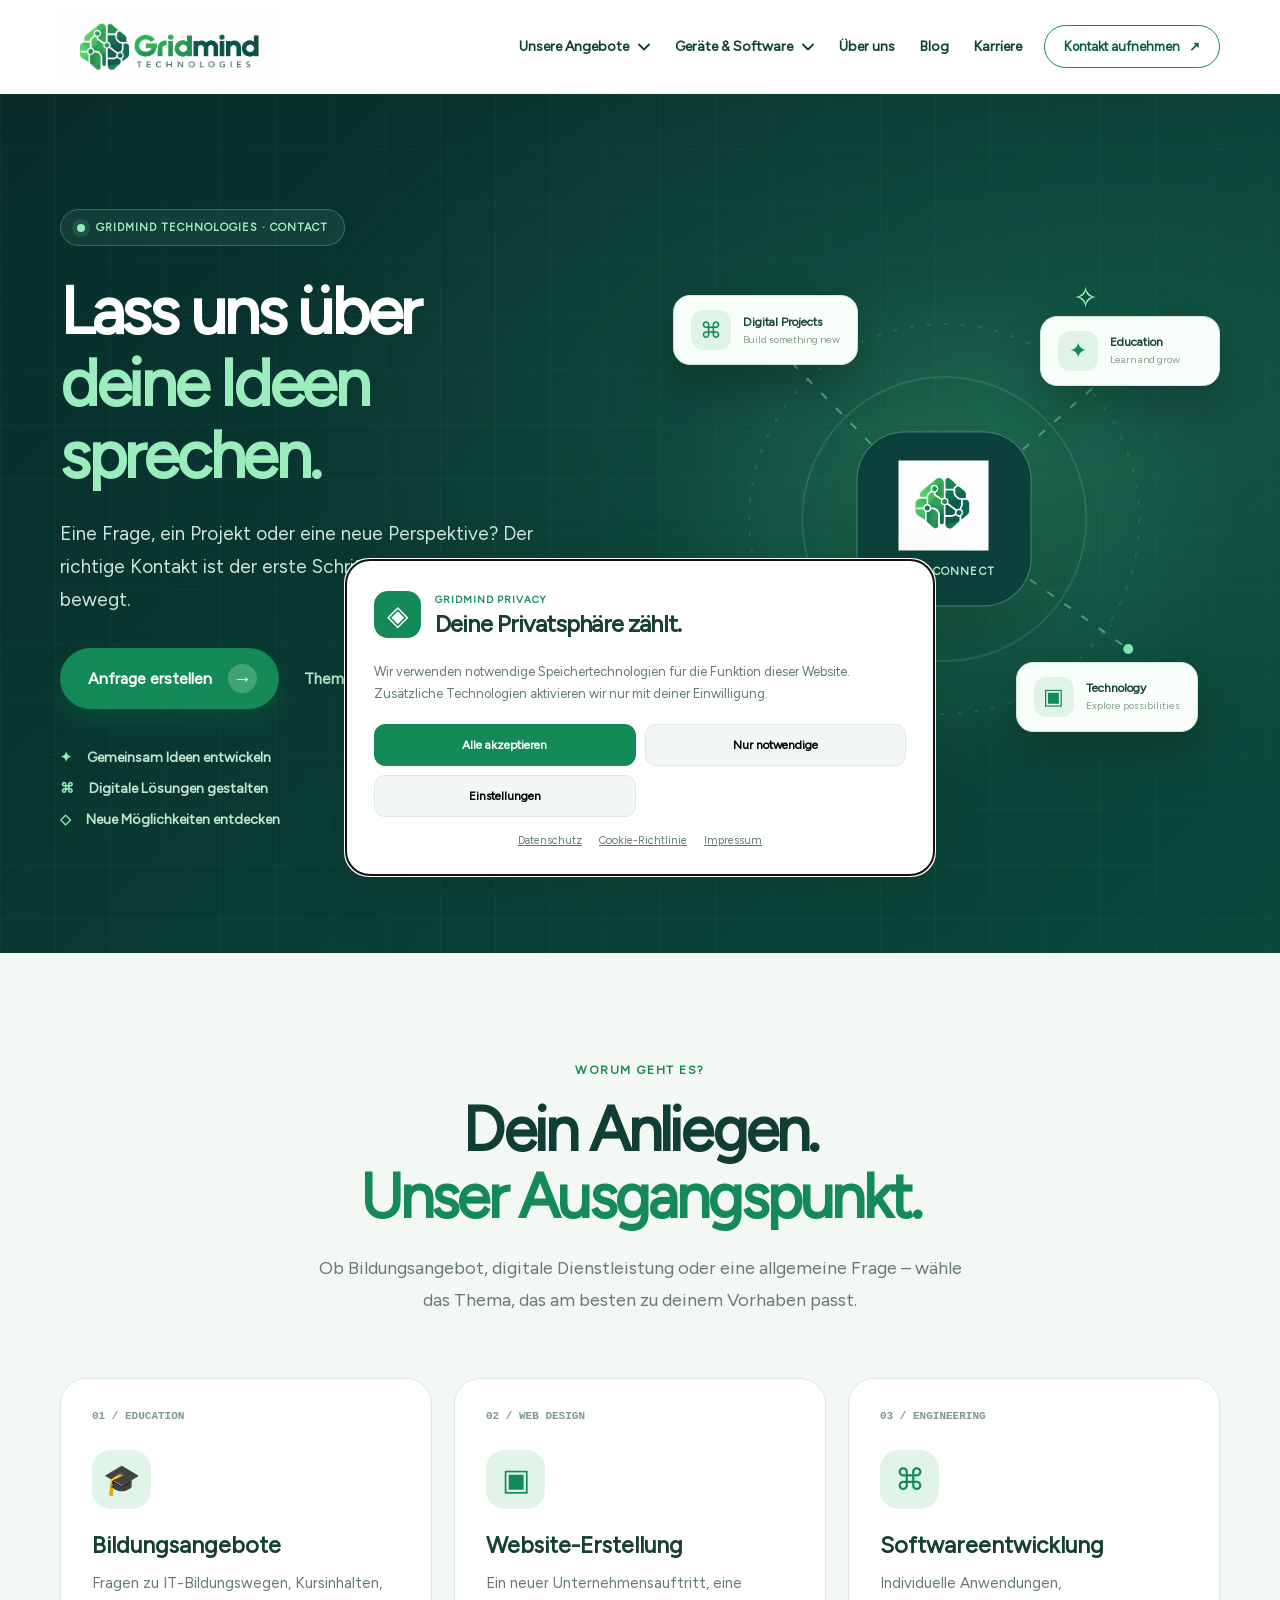
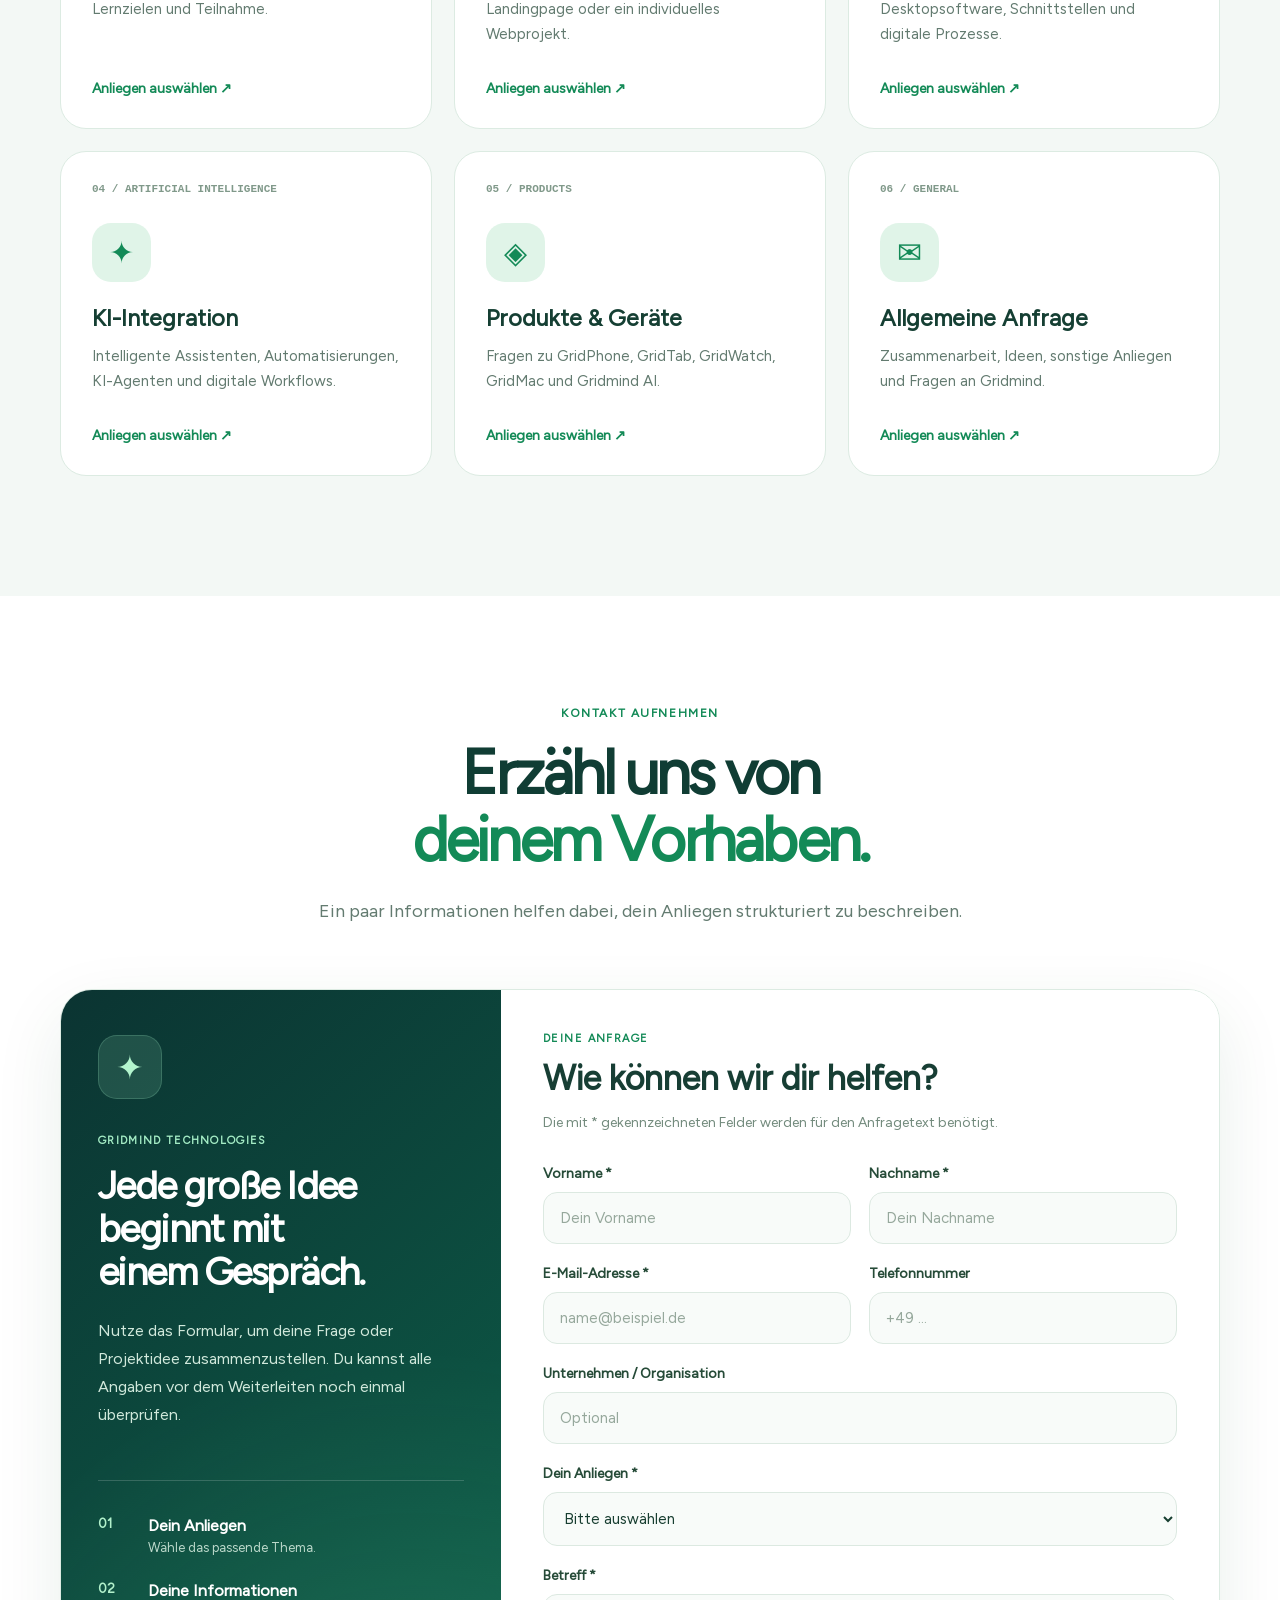
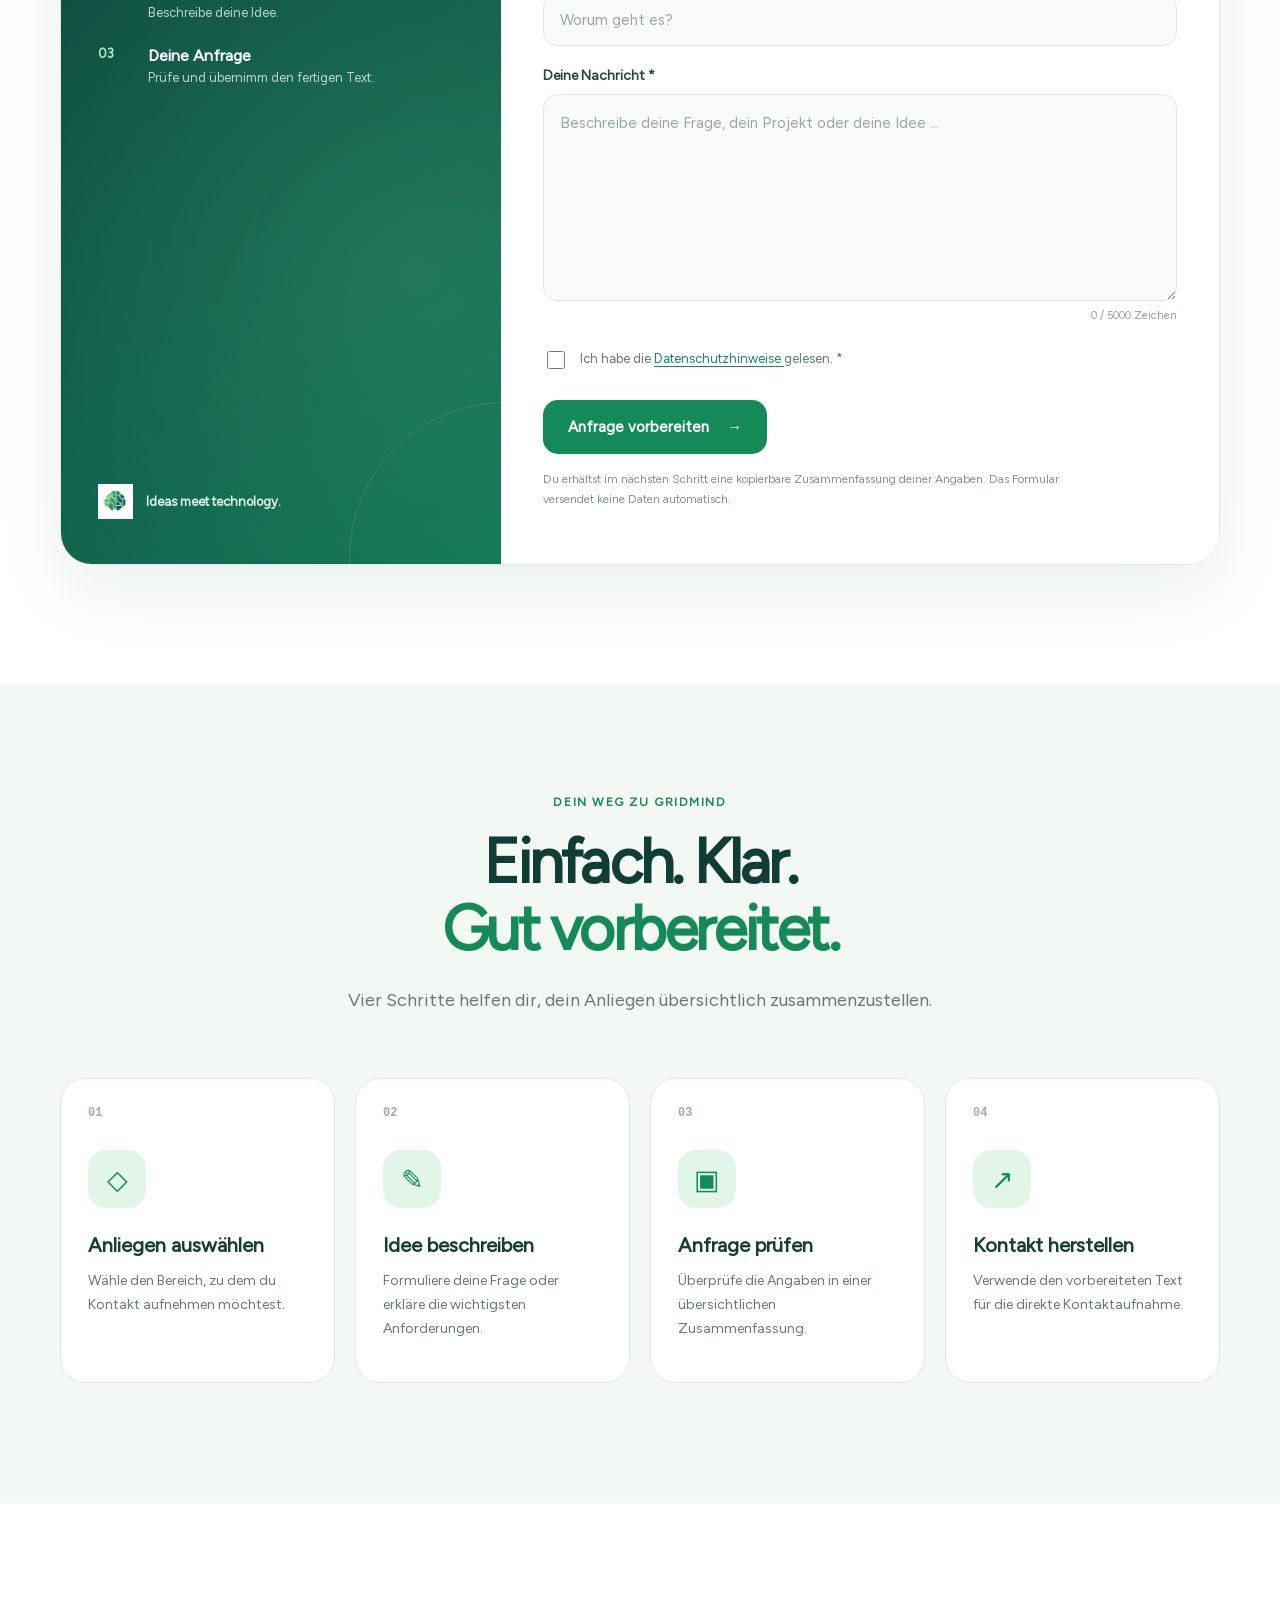
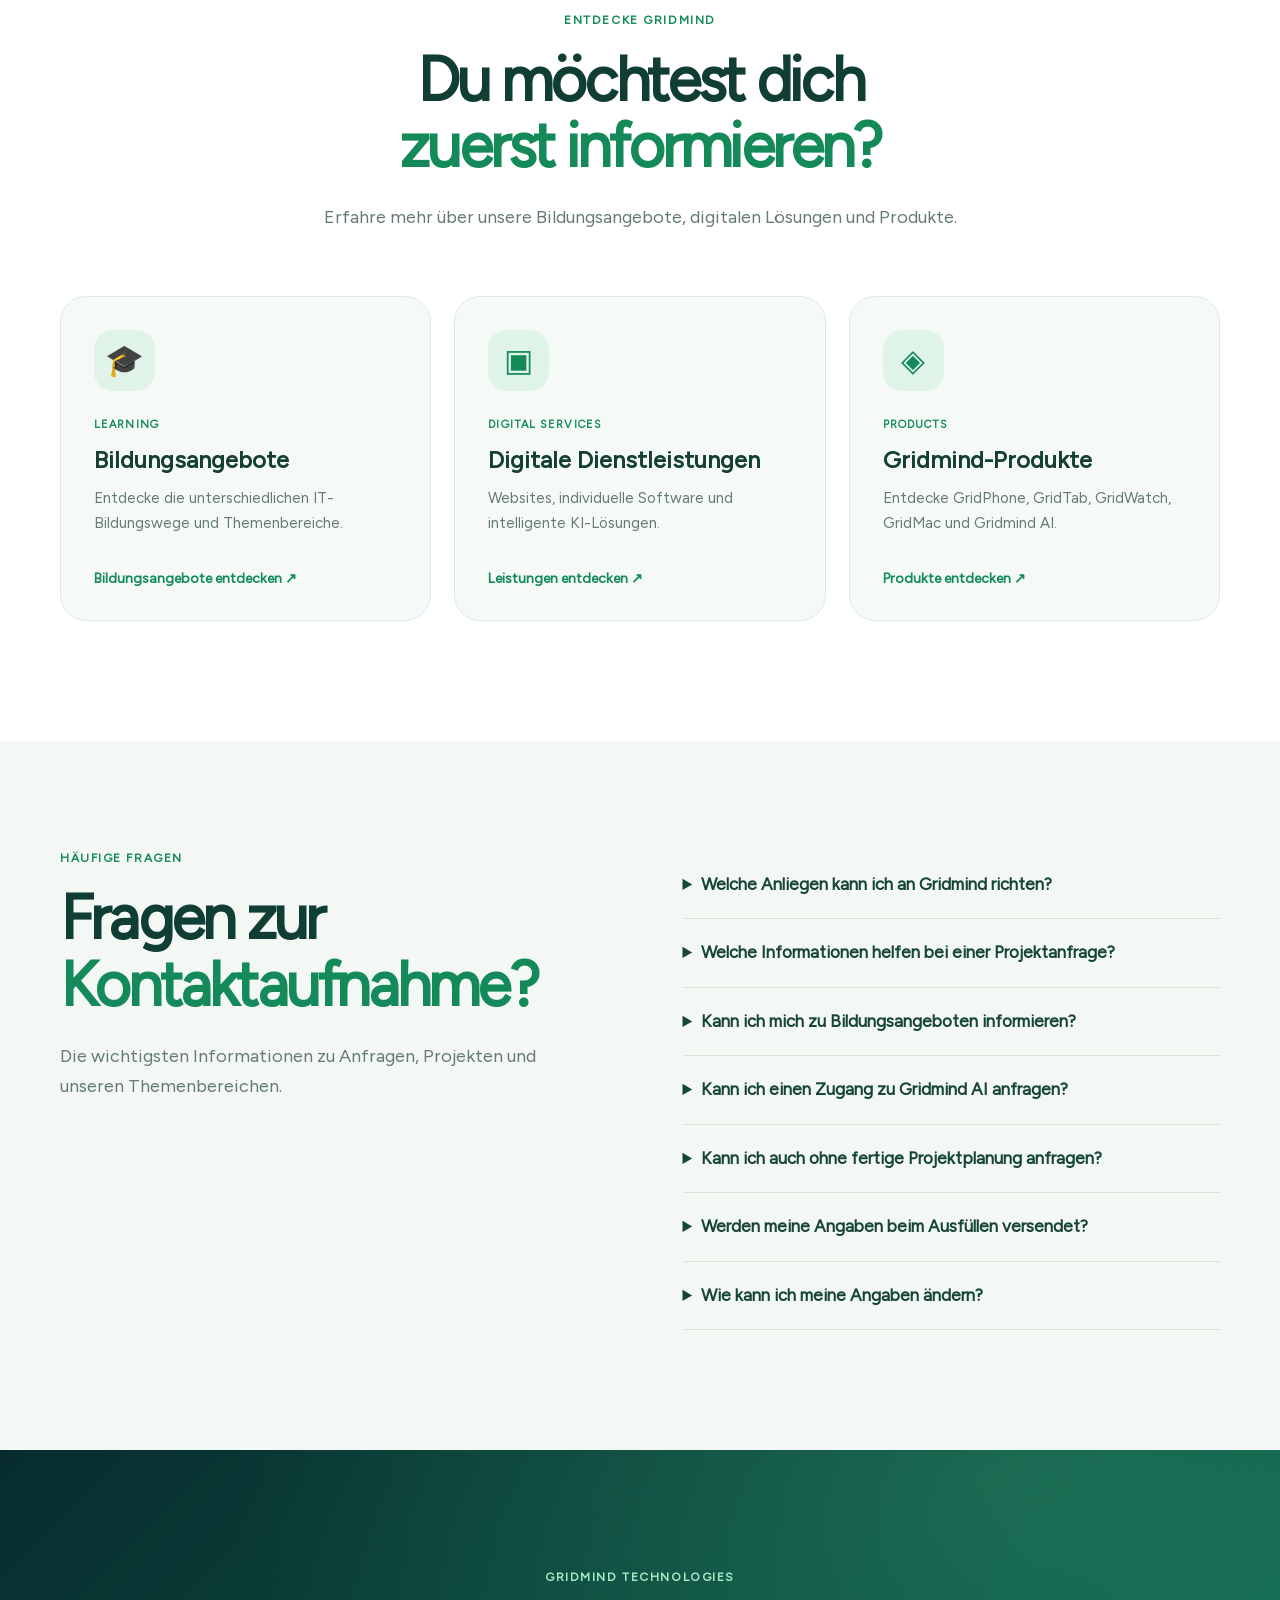
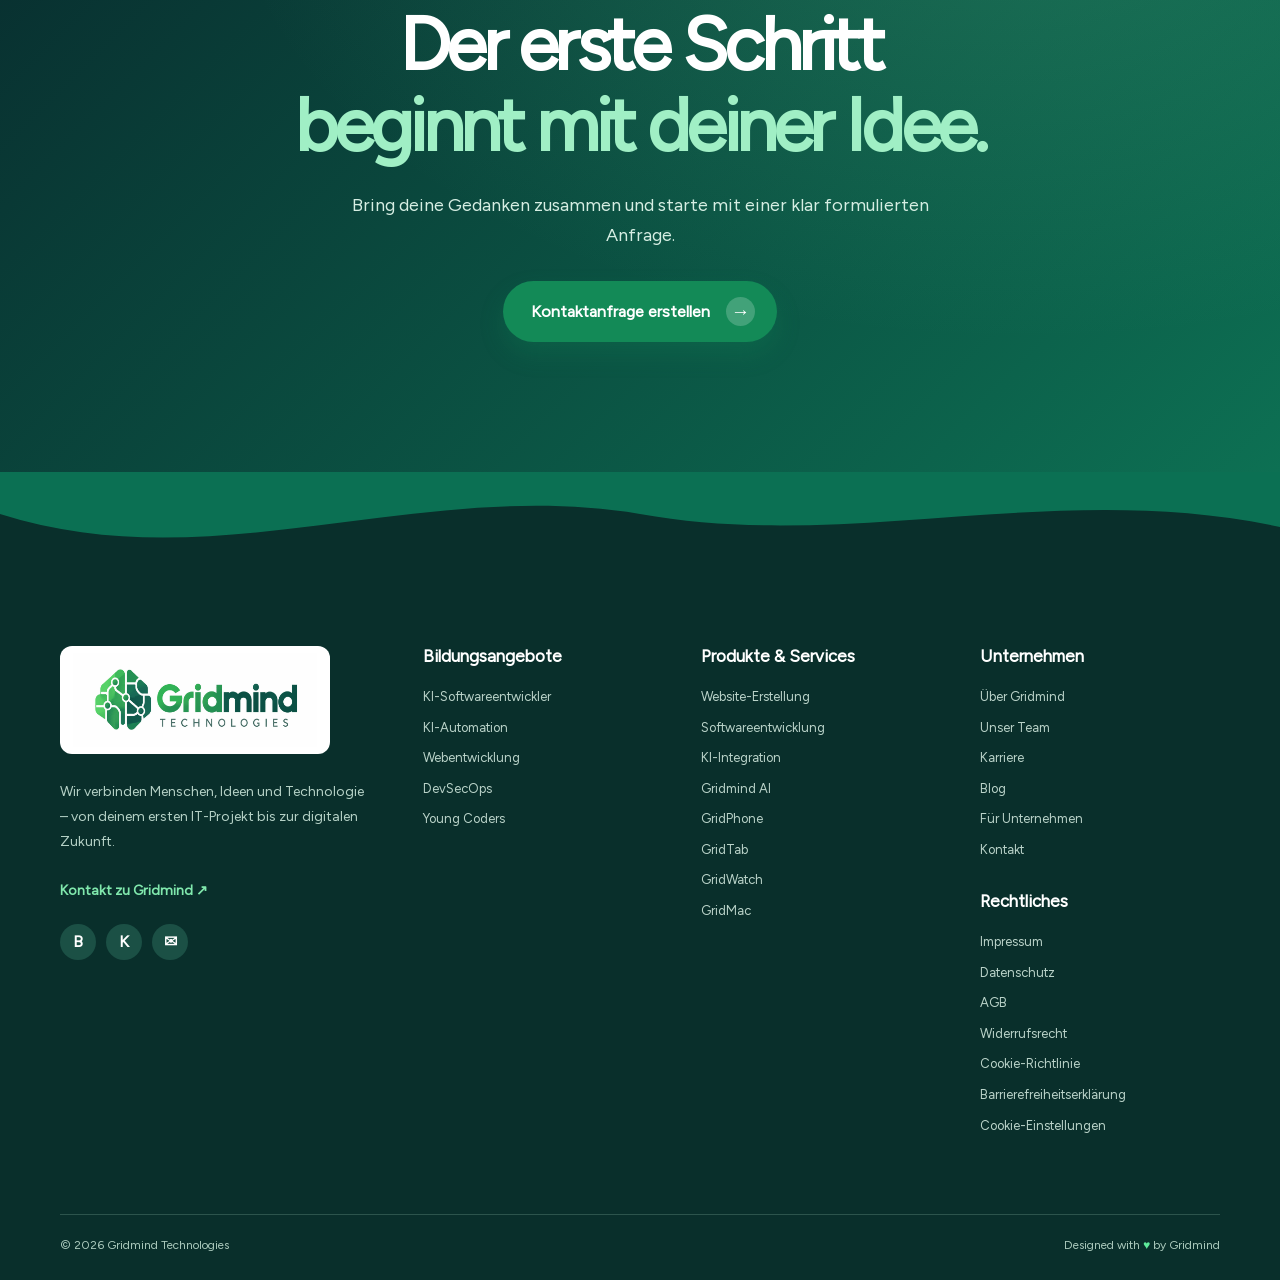
<file: unternehmen/kontakt.html>
<!DOCTYPE html>
<html lang="de">
<head>
  <meta charset="UTF-8">
  <meta name="viewport" content="width=device-width, initial-scale=1">
  <meta name="theme-color" content="#0b302c">
  <meta name="description" content="Kontaktiere Gridmind Technologies. Fragen zu Bildungsangeboten, Webdesign, Softwareentwicklung, KI-Integration und digitalen Produkten.">
  <title>Kontakt | Gridmind Technologies</title>

  <link rel="icon" href="../assets/logo-icon.png" type="image/png">
  <link rel="stylesheet" href="../css/figtree.css">
  <link rel="stylesheet" href="../css/style.css">
  <link rel="stylesheet" href="../css/kontakt.css">
  <script src="../js/main.js" defer></script>
</head>

<body class="gridmind-contact">
<a href="#main-content" class="skip-link">Zum Hauptinhalt</a>

<!-- =============================================
     GEMEINSAMER GRIDMIND HEADER
     ============================================= -->
<header class="site-header" id="site-header">
  <div class="container header-inner">
    <a class="brand" href="../index.html"
       aria-label="Gridmind Technologies – Startseite">
      <img src="../assets/logo.png"
           width="280" height="94"
           alt="Gridmind Technologies">
    </a>

    <nav class="desktop-nav" aria-label="Hauptnavigation">
      <div class="nav-group">
        <button class="nav-trigger" type="button"
                aria-expanded="false" aria-controls="nav-offers">
          Unsere Angebote
          <svg viewBox="0 0 12 8" width="12" height="8"
               fill="none" aria-hidden="true">
            <path d="M1 1.5L6 6.5L11 1.5"
                  stroke="currentColor"
                  stroke-width="1.8"
                  stroke-linecap="round"
                  stroke-linejoin="round"/>
          </svg>
        </button>

        <div class="nav-dropdown" id="nav-offers">
          <span class="dropdown-title">Ausbildung & Karriere</span>
          <a href="../bildungsangebote/ki-softwareentwickler.html">KI-Softwareentwickler</a>
          <a href="../bildungsangebote/ki-automation.html">KI-Automation</a>
          <a href="../bildungsangebote/webentwicklung.html">Webentwicklung</a>
          <a href="../bildungsangebote/devsecops.html">DevSecOps</a>
          <a href="../bildungsangebote/young-coders.html">Young Coders</a>

          <span class="dropdown-title">Digitale Dienstleistungen</span>
          <a href="../services/websites.html">Websites erstellen lassen</a>
          <a href="../services/softwareentwicklung.html">Softwareentwicklung</a>
          <a href="../services/ki-integration.html">KI-Integration</a>
        </div>
      </div>

      <div class="nav-group">
        <button class="nav-trigger" type="button"
                aria-expanded="false" aria-controls="nav-devices">
          Geräte & Software
          <svg viewBox="0 0 12 8" width="12" height="8"
               fill="none" aria-hidden="true">
            <path d="M1 1.5L6 6.5L11 1.5"
                  stroke="currentColor"
                  stroke-width="1.8"
                  stroke-linecap="round"
                  stroke-linejoin="round"/>
          </svg>
        </button>

        <div class="nav-dropdown" id="nav-devices">
          <a href="../produkte/gridphone.html">GridPhone</a>
          <a href="../produkte/gridtab.html">GridTab</a>
          <a href="../produkte/gridwatch.html">GridWatch</a>
          <a href="../produkte/gridmac.html">GridMac</a>
          <a href="../produkte/gridmind-ai.html">Gridmind AI</a>
        </div>
      </div>

      <a href="../unternehmen/ueber-uns.html">Über uns</a>
      <a href="../unternehmen/blog.html">Blog</a>
      <a href="../unternehmen/karriere.html">Karriere</a>
    </nav>

    <div class="header-actions">
      <a class="header-cta" href="#kontaktformular">
        Kontakt aufnehmen
        <span aria-hidden="true">↗</span>
      </a>

      <button class="hamburger"
              id="hamburger"
              type="button"
              aria-label="Menü öffnen"
              aria-controls="mobile-menu"
              aria-expanded="false">
        <span></span><span></span><span></span>
      </button>
    </div>
  </div>

  <nav class="mobile-menu" id="mobile-menu"
       aria-label="Mobiles Menü">
    <div class="mobile-menu-inner">
      <a href="../index.html">Startseite</a>

      <details>
        <summary>Bildungsangebote</summary>
        <div class="mobile-submenu">
          <a href="../bildungsangebote/ki-softwareentwickler.html">KI-Softwareentwickler</a>
          <a href="../bildungsangebote/ki-automation.html">KI-Automation</a>
          <a href="../bildungsangebote/webentwicklung.html">Webentwicklung</a>
          <a href="../bildungsangebote/devsecops.html">DevSecOps</a>
          <a href="../bildungsangebote/young-coders.html">Young Coders</a>
        </div>
      </details>

      <details>
        <summary>Websites & Software</summary>
        <div class="mobile-submenu">
          <a href="../services/websites.html">Website-Erstellung</a>
          <a href="../services/softwareentwicklung.html">Softwareentwicklung</a>
          <a href="../services/ki-integration.html">KI-Integration</a>
        </div>
      </details>

      <details>
        <summary>Grid-Geräte</summary>
        <div class="mobile-submenu">
          <a href="../produkte/gridphone.html">GridPhone</a>
          <a href="../produkte/gridtab.html">GridTab</a>
          <a href="../produkte/gridwatch.html">GridWatch</a>
          <a href="../produkte/gridmac.html">GridMac</a>
          <a href="../produkte/gridmind-ai.html">Gridmind AI</a>
        </div>
      </details>

      <a href="../unternehmen/ueber-uns.html">Über uns</a>
      <a href="../unternehmen/blog.html">Blog</a>
      <a href="../unternehmen/karriere.html">Karriere</a>
      <a href="../unternehmen/kontakt.html" aria-current="page">Kontakt</a>
      <a href="#kontaktformular" class="mobile-cta">
        Anfrage erstellen →
      </a>
    </div>
  </nav>
</header>

<main id="main-content">

  <!-- =============================================
       HERO
       ============================================= -->
  <section class="gc-hero" aria-labelledby="gc-hero-title">
    <div class="container gc-hero-layout">

      <div class="gc-hero-copy">
        <span class="gc-hero-kicker">
          <i></i> GRIDMIND TECHNOLOGIES · CONTACT
        </span>

        <h1 id="gc-hero-title">
          Lass uns über
          <span>deine Ideen sprechen.</span>
        </h1>

        <p class="gc-hero-lead">
          Eine Frage, ein Projekt oder eine neue Perspektive?
          Der richtige Kontakt ist der erste Schritt.
          Erzähle uns, was dich bewegt.
        </p>

        <div class="gc-hero-actions">
          <a href="#kontaktformular"
             class="btn btn-primary hero-button">
            Anfrage erstellen
            <span class="arrow-circle" aria-hidden="true">→</span>
          </a>
          <a href="#themen" class="gc-hero-link">
            Themen entdecken ↘
          </a>
        </div>

        <div class="gc-hero-highlights">
          <span><b>✦</b> Gemeinsam Ideen entwickeln</span>
          <span><b>⌘</b> Digitale Lösungen gestalten</span>
          <span><b>◇</b> Neue Möglichkeiten entdecken</span>
        </div>
      </div>

      <!-- ANIMIERTE KONTAKT-ILLUSTRATION -->
      <div class="gc-hero-art" aria-hidden="true">
        <div class="gc-art-glow"></div>

        <svg class="gc-network"
             viewBox="0 0 520 520"
             fill="none">
          <path d="M260 260L100 96M260 260L430 110M260 260L444 390M260 260L96 404"
                class="gc-network-line"/>
          <circle cx="260" cy="260" r="142"
                  class="gc-network-orbit"/>
          <circle cx="260" cy="260" r="195"
                  class="gc-network-orbit gc-orbit-outer"/>
          <circle cx="100" cy="96" r="5" class="gc-network-dot"/>
          <circle cx="430" cy="110" r="5" class="gc-network-dot"/>
          <circle cx="444" cy="390" r="5" class="gc-network-dot"/>
          <circle cx="96" cy="404" r="5" class="gc-network-dot"/>
        </svg>

        <div class="gc-main-symbol">
          <img src="../assets/logo-icon.png" alt="">
          <strong>LET'S CONNECT</strong>
        </div>

        <div class="gc-floating-card gc-card-one">
          <span>⌘</span>
          <div>
            <strong>Digital Projects</strong>
            <small>Build something new</small>
          </div>
        </div>

        <div class="gc-floating-card gc-card-two">
          <span>✦</span>
          <div>
            <strong>Education</strong>
            <small>Learn and grow</small>
          </div>
        </div>

        <div class="gc-floating-card gc-card-three">
          <span>▣</span>
          <div>
            <strong>Technology</strong>
            <small>Explore possibilities</small>
          </div>
        </div>

        <span class="gc-spark gc-spark-one">✦</span>
        <span class="gc-spark gc-spark-two">✧</span>
      </div>
    </div>
  </section>

  <!-- =============================================
       THEMEN
       ============================================= -->
  <section class="gc-section gc-topics" id="themen">
    <div class="container">
      <div class="gc-heading">
        <span class="gc-eyebrow">WORUM GEHT ES?</span>
        <h2>Dein Anliegen.<br><em>Unser Ausgangspunkt.</em></h2>
        <p>
          Ob Bildungsangebot, digitale Dienstleistung
          oder eine allgemeine Frage – wähle das Thema,
          das am besten zu deinem Vorhaben passt.
        </p>
      </div>

      <div class="gc-topic-grid">

        <button class="gc-topic-card"
                type="button"
                data-gc-topic="bildung">
          <span class="gc-topic-number">01 / EDUCATION</span>
          <span class="gc-topic-icon">🎓</span>
          <h3>Bildungsangebote</h3>
          <p>
            Fragen zu IT-Bildungswegen,
            Kursinhalten, Lernzielen
            und Teilnahme.
          </p>
          <strong>Anliegen auswählen ↗</strong>
        </button>

        <button class="gc-topic-card"
                type="button"
                data-gc-topic="website">
          <span class="gc-topic-number">02 / WEB DESIGN</span>
          <span class="gc-topic-icon">▣</span>
          <h3>Website-Erstellung</h3>
          <p>
            Ein neuer Unternehmensauftritt,
            eine Landingpage oder
            ein individuelles Webprojekt.
          </p>
          <strong>Anliegen auswählen ↗</strong>
        </button>

        <button class="gc-topic-card"
                type="button"
                data-gc-topic="software">
          <span class="gc-topic-number">03 / ENGINEERING</span>
          <span class="gc-topic-icon">⌘</span>
          <h3>Softwareentwicklung</h3>
          <p>
            Individuelle Anwendungen,
            Desktopsoftware, Schnittstellen
            und digitale Prozesse.
          </p>
          <strong>Anliegen auswählen ↗</strong>
        </button>

        <button class="gc-topic-card"
                type="button"
                data-gc-topic="ki">
          <span class="gc-topic-number">04 / ARTIFICIAL INTELLIGENCE</span>
          <span class="gc-topic-icon">✦</span>
          <h3>KI-Integration</h3>
          <p>
            Intelligente Assistenten,
            Automatisierungen, KI-Agenten
            und digitale Workflows.
          </p>
          <strong>Anliegen auswählen ↗</strong>
        </button>

        <button class="gc-topic-card"
                type="button"
                data-gc-topic="produkte">
          <span class="gc-topic-number">05 / PRODUCTS</span>
          <span class="gc-topic-icon">◈</span>
          <h3>Produkte & Geräte</h3>
          <p>
            Fragen zu GridPhone, GridTab,
            GridWatch, GridMac
            und Gridmind AI.
          </p>
          <strong>Anliegen auswählen ↗</strong>
        </button>

        <button class="gc-topic-card"
                type="button"
                data-gc-topic="allgemein">
          <span class="gc-topic-number">06 / GENERAL</span>
          <span class="gc-topic-icon">✉</span>
          <h3>Allgemeine Anfrage</h3>
          <p>
            Zusammenarbeit, Ideen,
            sonstige Anliegen und
            Fragen an Gridmind.
          </p>
          <strong>Anliegen auswählen ↗</strong>
        </button>

      </div>
    </div>
  </section>

  <!-- =============================================
       KONTAKTFORMULAR
       ============================================= -->
  <section class="gc-section gc-contact-section" id="kontaktformular">
    <div class="container">

      <div class="gc-heading">
        <span class="gc-eyebrow">KONTAKT AUFNEHMEN</span>
        <h2>Erzähl uns von<br><em>deinem Vorhaben.</em></h2>
        <p>
          Ein paar Informationen helfen dabei,
          dein Anliegen strukturiert zu beschreiben.
        </p>
      </div>

      <div class="gc-contact-layout">

        <!-- LINKE INFORMATIONSSPALTE -->
        <aside class="gc-contact-aside">
          <div class="gc-aside-icon">✦</div>

          <span class="gc-aside-eyebrow">
            GRIDMIND TECHNOLOGIES
          </span>

          <h3>
            Jede große Idee<br>
            beginnt mit<br>
            einem Gespräch.
          </h3>

          <p>
            Nutze das Formular, um deine Frage
            oder Projektidee zusammenzustellen.
            Du kannst alle Angaben vor dem
            Weiterleiten noch einmal überprüfen.
          </p>

          <div class="gc-aside-divider"></div>

          <div class="gc-aside-benefits">
            <div>
              <span>01</span>
              <strong>Dein Anliegen</strong>
              <small>Wähle das passende Thema.</small>
            </div>
            <div>
              <span>02</span>
              <strong>Deine Informationen</strong>
              <small>Beschreibe deine Idee.</small>
            </div>
            <div>
              <span>03</span>
              <strong>Deine Anfrage</strong>
              <small>Prüfe und übernimm den fertigen Text.</small>
            </div>
          </div>

          <div class="gc-aside-bottom">
            <img src="../assets/logo-icon.png" alt="">
            <span>Ideas meet technology.</span>
          </div>
        </aside>

        <!-- FORMULAR -->
        <div class="gc-form-panel">
          <div class="gc-form-heading">
            <span class="gc-form-step">DEINE ANFRAGE</span>
            <h3>Wie können wir dir helfen?</h3>
            <p>
              Die mit * gekennzeichneten Felder
              werden für den Anfragetext benötigt.
            </p>
          </div>

          <form id="gc-contact-form">

            <div class="gc-form-grid">
              <div class="gc-field">
                <label for="gc-firstname">Vorname *</label>
                <input type="text"
                       id="gc-firstname"
                       name="firstname"
                       placeholder="Dein Vorname"
                       maxlength="80"
                       autocomplete="given-name"
                       required>
              </div>

              <div class="gc-field">
                <label for="gc-lastname">Nachname *</label>
                <input type="text"
                       id="gc-lastname"
                       name="lastname"
                       placeholder="Dein Nachname"
                       maxlength="80"
                       autocomplete="family-name"
                       required>
              </div>

              <div class="gc-field">
                <label for="gc-email">E-Mail-Adresse *</label>
                <input type="email"
                       id="gc-email"
                       name="email"
                       placeholder="name@beispiel.de"
                       maxlength="180"
                       autocomplete="email"
                       required>
              </div>

              <div class="gc-field">
                <label for="gc-phone">Telefonnummer</label>
                <input type="tel"
                       id="gc-phone"
                       name="phone"
                       placeholder="+49 ..."
                       maxlength="60"
                       autocomplete="tel">
              </div>

              <div class="gc-field gc-field-full">
                <label for="gc-company">
                  Unternehmen / Organisation
                </label>
                <input type="text"
                       id="gc-company"
                       name="company"
                       placeholder="Optional"
                       maxlength="160"
                       autocomplete="organization">
              </div>

              <div class="gc-field gc-field-full">
                <label for="gc-topic">Dein Anliegen *</label>

                <select id="gc-topic" name="topic" required>
                  <option value="" disabled selected>
                    Bitte auswählen
                  </option>
                  <option value="bildung">
                    Bildungsangebote
                  </option>
                  <option value="website">
                    Website-Erstellung
                  </option>
                  <option value="software">
                    Softwareentwicklung
                  </option>
                  <option value="ki">
                    KI-Integration
                  </option>
                  <option value="produkte">
                    Gridmind-Produkte
                  </option>
                  <option value="zugang">
                    Gridmind AI – Zugang
                  </option>
                  <option value="partnerschaft">
                    Zusammenarbeit & Partnerschaft
                  </option>
                  <option value="allgemein">
                    Allgemeine Anfrage
                  </option>
                </select>
              </div>

              <div class="gc-field gc-field-full" id="gc-course-wrap" hidden>
                <label for="gc-course">Bildungsangebot</label>
                <select id="gc-course" name="course">
                  <option value="">Bitte auswählen</option>
                  <option>KI-Softwareentwickler</option>
                  <option>KI-Automation</option>
                  <option>Webentwicklung</option>
                  <option>DevSecOps</option>
                  <option>Young Coders</option>
                  <option>Allgemeine Frage zu Bildungsangeboten</option>
                </select>
              </div>

              <div class="gc-field gc-field-full" id="gc-product-wrap" hidden>
                <label for="gc-product">Produkt</label>
                <select id="gc-product" name="product">
                  <option value="">Bitte auswählen</option>
                  <option>GridPhone</option>
                  <option>GridTab</option>
                  <option>GridWatch</option>
                  <option>GridMac</option>
                  <option>Gridmind AI</option>
                </select>
              </div>

              <div class="gc-field gc-field-full" id="gc-budget-wrap" hidden>
                <label for="gc-budget">Ungefährer Projektumfang</label>
                <select id="gc-budget" name="budget">
                  <option value="">Noch offen</option>
                  <option>Bis 2.500 €</option>
                  <option>2.500 € – 5.000 €</option>
                  <option>5.000 € – 10.000 €</option>
                  <option>10.000 € – 25.000 €</option>
                  <option>Mehr als 25.000 €</option>
                  <option>Gemeinsam besprechen</option>
                </select>
              </div>

              <div class="gc-field gc-field-full">
                <label for="gc-subject">Betreff *</label>
                <input type="text"
                       id="gc-subject"
                       name="subject"
                       placeholder="Worum geht es?"
                       maxlength="180"
                       required>
              </div>

              <div class="gc-field gc-field-full">
                <label for="gc-message">Deine Nachricht *</label>
                <textarea id="gc-message"
                          name="message"
                          rows="7"
                          maxlength="5000"
                          placeholder="Beschreibe deine Frage, dein Projekt oder deine Idee ..."
                          required></textarea>
                <span class="gc-character-count">
                  <span id="gc-message-length">0</span> / 5000 Zeichen
                </span>
              </div>
            </div>

            <div class="gc-consent">
              <label class="gc-check-label">
                <input type="checkbox"
                       id="gc-privacy"
                       required>
                <span>
                  Ich habe die
                  <a href="../rechtliches/datenschutz.html">
                    Datenschutzhinweise
                  </a>
                  gelesen. *
                </span>
              </label>
            </div>

            <div class="gc-form-actions">
              <button type="submit"
                      class="gc-submit"
                      id="gc-submit">
                Anfrage vorbereiten
                <span aria-hidden="true">→</span>
              </button>

              <p class="gc-form-note">
                Du erhältst im nächsten Schritt eine
                kopierbare Zusammenfassung deiner Angaben.
                Das Formular versendet keine Daten automatisch.
              </p>
            </div>
          </form>

          <!-- ERGEBNIS DER FORMULARERSTELLUNG -->
          <div class="gc-result" id="gc-result" hidden
               tabindex="-1" aria-live="polite">
            <div class="gc-result-header">
              <span class="gc-result-icon">✓</span>
              <div>
                <h4>Deine Anfrage ist vorbereitet.</h4>
                <p>
                  Prüfe den Text und kopiere ihn für deine Kontaktaufnahme.
                </p>
              </div>
            </div>

            <label for="gc-result-text">Anfrageübersicht</label>
            <textarea id="gc-result-text"
                      rows="12"
                      readonly></textarea>

            <div class="gc-result-actions">
              <button type="button"
                      id="gc-copy"
                      class="gc-copy-button">
                <span aria-hidden="true">▣</span>
                Anfrage kopieren
              </button>

              <button type="button"
                      id="gc-edit"
                      class="gc-edit-button">
                Angaben bearbeiten
              </button>
            </div>

            <p id="gc-copy-status" class="gc-copy-status"
               role="status"></p>
          </div>

        </div>
      </div>
    </div>
  </section>

  <!-- =============================================
       KONTAKTABLAUF
       ============================================= -->
  <section class="gc-section gc-process">
    <div class="container">

      <div class="gc-heading">
        <span class="gc-eyebrow">DEIN WEG ZU GRIDMIND</span>
        <h2>Einfach. Klar.<br><em>Gut vorbereitet.</em></h2>
        <p>
          Vier Schritte helfen dir, dein
          Anliegen übersichtlich zusammenzustellen.
        </p>
      </div>

      <div class="gc-process-grid">
        <article>
          <span class="gc-process-number">01</span>
          <div class="gc-process-icon">◇</div>
          <h3>Anliegen auswählen</h3>
          <p>
            Wähle den Bereich, zu dem du
            Kontakt aufnehmen möchtest.
          </p>
        </article>

        <article>
          <span class="gc-process-number">02</span>
          <div class="gc-process-icon">✎</div>
          <h3>Idee beschreiben</h3>
          <p>
            Formuliere deine Frage oder
            erkläre die wichtigsten Anforderungen.
          </p>
        </article>

        <article>
          <span class="gc-process-number">03</span>
          <div class="gc-process-icon">▣</div>
          <h3>Anfrage prüfen</h3>
          <p>
            Überprüfe die Angaben in
            einer übersichtlichen Zusammenfassung.
          </p>
        </article>

        <article>
          <span class="gc-process-number">04</span>
          <div class="gc-process-icon">↗</div>
          <h3>Kontakt herstellen</h3>
          <p>
            Verwende den vorbereiteten Text
            für die direkte Kontaktaufnahme.
          </p>
        </article>
      </div>

    </div>
  </section>

  <!-- =============================================
       DIREKTE ORIENTIERUNG
       ============================================= -->
  <section class="gc-section gc-directions">
    <div class="container">
      <div class="gc-heading">
        <span class="gc-eyebrow">ENTDECKE GRIDMIND</span>
        <h2>Du möchtest dich<br><em>zuerst informieren?</em></h2>
        <p>
          Erfahre mehr über unsere
          Bildungsangebote, digitalen Lösungen
          und Produkte.
        </p>
      </div>

      <div class="gc-direction-grid">

        <a href="../bildungsangebote/ki-softwareentwickler.html">
          <div class="gc-direction-icon">🎓</div>
          <span>LEARNING</span>
          <h3>Bildungsangebote</h3>
          <p>
            Entdecke die unterschiedlichen
            IT-Bildungswege und Themenbereiche.
          </p>
          <strong>Bildungsangebote entdecken ↗</strong>
        </a>

        <a href="../services/websites.html">
          <div class="gc-direction-icon">▣</div>
          <span>DIGITAL SERVICES</span>
          <h3>Digitale Dienstleistungen</h3>
          <p>
            Websites, individuelle Software
            und intelligente KI-Lösungen.
          </p>
          <strong>Leistungen entdecken ↗</strong>
        </a>

        <a href="../produkte/gridphone.html">
          <div class="gc-direction-icon">◈</div>
          <span>PRODUCTS</span>
          <h3>Gridmind-Produkte</h3>
          <p>
            Entdecke GridPhone, GridTab,
            GridWatch, GridMac und Gridmind AI.
          </p>
          <strong>Produkte entdecken ↗</strong>
        </a>

      </div>
    </div>
  </section>

  <!-- =============================================
       FAQ
       ============================================= -->
  <section class="gc-section gc-faq" id="faq">
    <div class="container gc-faq-layout">

      <div>
        <span class="gc-eyebrow">HÄUFIGE FRAGEN</span>
        <h2>Fragen zur<br><em>Kontaktaufnahme?</em></h2>
        <p class="gc-faq-lead">
          Die wichtigsten Informationen
          zu Anfragen, Projekten und
          unseren Themenbereichen.
        </p>
      </div>

      <div class="gc-faq-list">
        <details>
          <summary>Welche Anliegen kann ich an Gridmind richten?</summary>
          <p>
            Du kannst Fragen zu Bildungsangeboten,
            digitalen Dienstleistungen, KI-Integration,
            Softwareprojekten, Produkten und
            Zusammenarbeit vorbereiten.
          </p>
        </details>

        <details>
          <summary>Welche Informationen helfen bei einer Projektanfrage?</summary>
          <p>
            Eine kurze Beschreibung des Vorhabens,
            die wichtigsten Funktionen, die Zielgruppe
            und ein ungefährer Projektumfang
            schaffen eine gute Grundlage.
          </p>
        </details>

        <details>
          <summary>Kann ich mich zu Bildungsangeboten informieren?</summary>
          <p>
            Ja. Wähle im Formular „Bildungsangebote“
            und anschließend den gewünschten Themenbereich,
            etwa Webentwicklung, KI-Automation oder DevSecOps.
          </p>
        </details>

        <details>
          <summary>Kann ich einen Zugang zu Gridmind AI anfragen?</summary>
          <p>
            Wähle das Anliegen „Gridmind AI – Zugang“
            und beschreibe, für welche Aufgaben du
            die erweiterten KI-Funktionen einsetzen möchtest.
          </p>
        </details>

        <details>
          <summary>Kann ich auch ohne fertige Projektplanung anfragen?</summary>
          <p>
            Ja. Eine erste Idee und eine Beschreibung
            deiner Ziele reichen aus, um ein
            Vorhaben verständlich darzustellen.
          </p>
        </details>

        <details>
          <summary>Werden meine Angaben beim Ausfüllen versendet?</summary>
          <p>
            Nein. In dieser Version erzeugt das Formular
            einen kopierbaren Anfragetext direkt im Browser.
            Eine automatische Übermittlung ist nicht eingerichtet.
          </p>
        </details>

        <details>
          <summary>Wie kann ich meine Angaben ändern?</summary>
          <p>
            Nach dem Vorbereiten der Anfrage kannst du
            deine Eingaben jederzeit bearbeiten und
            den Anfragetext erneut erstellen.
          </p>
        </details>
      </div>
    </div>
  </section>

  <!-- =============================================
       FINAL CTA
       ============================================= -->
  <section class="gc-final">
    <div class="container gc-final-inner">

      <span class="gc-eyebrow">
        GRIDMIND TECHNOLOGIES
      </span>

      <h2>
        Der erste Schritt<br>
        <em>beginnt mit deiner Idee.</em>
      </h2>

      <p>
        Bring deine Gedanken zusammen
        und starte mit einer klar formulierten Anfrage.
      </p>

      <a href="#kontaktformular"
         class="btn btn-primary hero-button">
        Kontaktanfrage erstellen
        <span class="arrow-circle" aria-hidden="true">→</span>
      </a>
    </div>
  </section>

</main>

<!-- =============================================
     GEMEINSAMER GRIDMIND FOOTER
     ============================================= -->
<footer class="site-footer">
  <svg class="footer-wave"
       viewBox="0 0 1440 125"
       preserveAspectRatio="none"
       aria-hidden="true">
    <path d="M0 42C240 110 470 5 720 42C955 80 1190 7 1440 55V125H0Z"
          fill="#092f2b"/>
  </svg>

  <div class="footer-main">
    <div class="container footer-grid">

      <div class="footer-brand">
        <a href="../index.html" class="footer-logo">
          <img src="../assets/logo.png"
               width="280" height="94"
               alt="Gridmind Technologies">
        </a>

        <p>
          Wir verbinden Menschen, Ideen und Technologie –
          von deinem ersten IT-Projekt
          bis zur digitalen Zukunft.
        </p>

        <a href="../unternehmen/kontakt.html"
           class="footer-contact">
          Kontakt zu Gridmind ↗
        </a>

        <div class="footer-social"
             aria-label="Weitere Informationen">
          <a href="../unternehmen/blog.html"
             aria-label="Gridmind Blog">B</a>
          <a href="../unternehmen/karriere.html"
             aria-label="Gridmind Karriere">K</a>
          <a href="../unternehmen/kontakt.html"
             aria-label="Gridmind Kontakt">✉</a>
        </div>
      </div>

      <div class="footer-column">
        <h3>Bildungsangebote</h3>
        <a href="../bildungsangebote/ki-softwareentwickler.html">KI-Softwareentwickler</a>
        <a href="../bildungsangebote/ki-automation.html">KI-Automation</a>
        <a href="../bildungsangebote/webentwicklung.html">Webentwicklung</a>
        <a href="../bildungsangebote/devsecops.html">DevSecOps</a>
        <a href="../bildungsangebote/young-coders.html">Young Coders</a>
      </div>

      <div class="footer-column">
        <h3>Produkte & Services</h3>
        <a href="../services/websites.html">Website-Erstellung</a>
        <a href="../services/softwareentwicklung.html">Softwareentwicklung</a>
        <a href="../services/ki-integration.html">KI-Integration</a>
        <a href="../produkte/gridmind-ai.html">Gridmind AI</a>
        <a href="../produkte/gridphone.html">GridPhone</a>
        <a href="../produkte/gridtab.html">GridTab</a>
        <a href="../produkte/gridwatch.html">GridWatch</a>
        <a href="../produkte/gridmac.html">GridMac</a>
      </div>

      <div class="footer-column">
        <h3>Unternehmen</h3>
        <a href="../unternehmen/ueber-uns.html">Über Gridmind</a>
        <a href="../unternehmen/team.html">Unser Team</a>
        <a href="../unternehmen/karriere.html">Karriere</a>
        <a href="../unternehmen/blog.html">Blog</a>
        <a href="../unternehmen/fuer-unternehmen.html">Für Unternehmen</a>
        <a href="../unternehmen/kontakt.html">Kontakt</a>

        <h3 class="footer-subtitle">Rechtliches</h3>
        <a href="../rechtliches/impressum.html">Impressum</a>
        <a href="../rechtliches/datenschutz.html">Datenschutz</a>
        <a href="../rechtliches/agb.html">AGB</a>
        <a href="../rechtliches/widerruf.html">Widerrufsrecht</a>
        <a href="../rechtliches/cookies.html">Cookie-Richtlinie</a>
        <a href="../rechtliches/barrierefreiheit.html">Barrierefreiheitserklärung</a>
        <button type="button"
                class="footer-text-button"
                data-open-cookie>
          Cookie-Einstellungen
        </button>
      </div>
    </div>

    <div class="container footer-bottom">
      <span>© 2026 Gridmind Technologies</span>
      <span>
        Designed with <span class="heart">♥</span> by Gridmind
      </span>
    </div>
  </div>
</footer>

<!-- =============================================
     COOKIE-DIALOG
     ============================================= -->
<div class="cookie-overlay" id="cookie-overlay" hidden></div>

<section class="cookie-banner"
         id="cookie-banner"
         role="dialog"
         aria-modal="true"
         aria-labelledby="cookie-title"
         aria-describedby="cookie-description"
         tabindex="-1"
         hidden>

  <div class="cookie-heading">
    <span class="cookie-icon">◈</span>
    <div>
      <span class="cookie-brand">GRIDMIND PRIVACY</span>
      <h2 id="cookie-title">Deine Privatsphäre zählt.</h2>
    </div>
  </div>

  <p id="cookie-description">
    Wir verwenden notwendige Speichertechnologien
    für die Funktion dieser Website.
    Zusätzliche Technologien aktivieren wir
    nur mit deiner Einwilligung.
  </p>

  <div class="cookie-details" id="cookie-details" hidden>
    <label class="cookie-option">
      <span>
        <strong>Notwendig</strong>
        <small>Grundlegende Funktionen und deine Auswahl.</small>
      </span>
      <input type="checkbox" checked disabled>
    </label>

    <label class="cookie-option">
      <span>
        <strong>Funktional</strong>
        <small>Zusätzliche Komfortfunktionen.</small>
      </span>
      <input type="checkbox" id="consent-functional">
    </label>

    <label class="cookie-option">
      <span>
        <strong>Statistik</strong>
        <small>Optionale Auswertung der Website-Nutzung.</small>
      </span>
      <input type="checkbox" id="consent-analytics">
    </label>

    <label class="cookie-option">
      <span>
        <strong>Marketing</strong>
        <small>Optionale Marketingtechnologien.</small>
      </span>
      <input type="checkbox" id="consent-marketing">
    </label>
  </div>

  <div class="cookie-actions">
    <button type="button" class="cookie-btn cookie-accept"
            id="cookie-accept">Alle akzeptieren</button>

    <button type="button" class="cookie-btn cookie-reject"
            id="cookie-reject">Nur notwendige</button>

    <button type="button" class="cookie-btn cookie-settings"
            id="cookie-settings">Einstellungen</button>

    <button type="button" class="cookie-btn cookie-save"
            id="cookie-save" hidden>Auswahl speichern</button>
  </div>

  <div class="cookie-legal">
    <a href="../rechtliches/datenschutz.html">Datenschutz</a>
    <a href="../rechtliches/cookies.html">Cookie-Richtlinie</a>
    <a href="../rechtliches/impressum.html">Impressum</a>
  </div>
</section>

<!-- =============================================
     KONTAKTFORMULAR – INTERAKTIONEN
     ============================================= -->
<script>
document.addEventListener("DOMContentLoaded", () => {

  const form = document.getElementById("gc-contact-form");
  const topicSelect = document.getElementById("gc-topic");
  const courseWrap = document.getElementById("gc-course-wrap");
  const productWrap = document.getElementById("gc-product-wrap");
  const budgetWrap = document.getElementById("gc-budget-wrap");
  const subjectInput = document.getElementById("gc-subject");
  const messageInput = document.getElementById("gc-message");
  const messageLength = document.getElementById("gc-message-length");

  const result = document.getElementById("gc-result");
  const resultText = document.getElementById("gc-result-text");
  const copyButton = document.getElementById("gc-copy");
  const editButton = document.getElementById("gc-edit");
  const copyStatus = document.getElementById("gc-copy-status");

  const topics = {
    bildung: "Bildungsangebote",
    website: "Website-Erstellung",
    software: "Softwareentwicklung",
    ki: "KI-Integration",
    produkte: "Gridmind-Produkte",
    zugang: "Gridmind AI – Zugang",
    partnerschaft: "Zusammenarbeit & Partnerschaft",
    allgemein: "Allgemeine Anfrage"
  };

  const projectTopics = ["website", "software", "ki"];

  function updateTopic() {
    if (!topicSelect) return;

    const value = topicSelect.value;

    if (courseWrap) {
      courseWrap.hidden = value !== "bildung";
    }

    if (productWrap) {
      productWrap.hidden = value !== "produkte";
    }

    if (budgetWrap) {
      budgetWrap.hidden = !projectTopics.includes(value);
    }

    if (subjectInput && !subjectInput.value.trim()) {
      const defaults = {
        bildung: "Frage zu einem Bildungsangebot",
        website: "Anfrage zur Website-Erstellung",
        software: "Anfrage zur Softwareentwicklung",
        ki: "Anfrage zur KI-Integration",
        produkte: "Frage zu einem Gridmind-Produkt",
        zugang: "Anfrage zum Gridmind-AI-Zugang",
        partnerschaft: "Anfrage zur Zusammenarbeit",
        allgemein: "Allgemeine Anfrage"
      };

      subjectInput.value = defaults[value] || "";
    }
  }

  if (topicSelect) {
    topicSelect.addEventListener("change", updateTopic);
  }

  if (messageInput && messageLength) {
    const updateCount = () => {
      messageLength.textContent = String(messageInput.value.length);
    };
    messageInput.addEventListener("input", updateCount);
    updateCount();
  }

  // Thema über die Karten auswählen.
  document.querySelectorAll("[data-gc-topic]").forEach(card => {
    card.addEventListener("click", () => {
      if (!topicSelect) return;

      topicSelect.value = card.dataset.gcTopic;
      if (subjectInput) subjectInput.value = "";
      updateTopic();

      document.getElementById("kontaktformular")?.scrollIntoView({
        behavior: window.matchMedia("(prefers-reduced-motion: reduce)").matches
          ? "auto" : "smooth",
        block: "start"
      });
    });
  });

  // Direkte Themenwahl über URL-Parameter, zum Beispiel:
  // kontakt.html?thema=ki
  const params = new URLSearchParams(window.location.search);
  const requestedTopic = params.get("thema");

  if (topicSelect &&
      requestedTopic &&
      Object.prototype.hasOwnProperty.call(topics, requestedTopic)) {
    topicSelect.value = requestedTopic;
    updateTopic();
  }

  function getValue(id) {
    return document.getElementById(id)?.value.trim() || "";
  }

  function buildInquiry() {
    const topic = topicSelect?.value || "";
    const lines = [
      "GRIDMIND TECHNOLOGIES – KONTAKTANFRAGE",
      "",
      "Betreff: " + getValue("gc-subject"),
      "Anliegen: " + (topics[topic] || "Allgemeine Anfrage"),
      "",
      "KONTAKTDATEN",
      "Vorname: " + getValue("gc-firstname"),
      "Nachname: " + getValue("gc-lastname"),
      "E-Mail: " + getValue("gc-email")
    ];

    const phone = getValue("gc-phone");
    const company = getValue("gc-company");

    if (phone) lines.push("Telefon: " + phone);
    if (company) lines.push("Unternehmen: " + company);

    if (topic === "bildung") {
      const course = getValue("gc-course");
      if (course) lines.push("Bildungsangebot: " + course);
    }

    if (topic === "produkte") {
      const product = getValue("gc-product");
      if (product) lines.push("Produkt: " + product);
    }

    if (projectTopics.includes(topic)) {
      const budget = getValue("gc-budget");
      if (budget) lines.push("Projektumfang: " + budget);
    }

    lines.push(
      "",
      "NACHRICHT",
      getValue("gc-message"),
      "",
      "Mit freundlichen Grüßen",
      getValue("gc-firstname") + " " + getValue("gc-lastname")
    );

    return lines.join("\n");
  }

  if (form) {
    form.addEventListener("submit", event => {
      event.preventDefault();

      if (!form.reportValidity()) return;
      if (!result || !resultText) return;

      resultText.value = buildInquiry();
      result.hidden = false;

      if (copyStatus) copyStatus.textContent = "";

      result.scrollIntoView({
        behavior: "smooth",
        block: "center"
      });

      result.focus({preventScroll: true});
    });
  }

  async function copyInquiry() {
    if (!resultText) return;

    const text = resultText.value;

    try {
      if (!navigator.clipboard?.writeText) {
        throw new Error("Clipboard API unavailable");
      }

      await navigator.clipboard.writeText(text);

      if (copyStatus) {
        copyStatus.textContent =
          "Die Anfrage wurde kopiert. Du kannst sie jetzt " +
          "in deine E-Mail oder einen anderen Kontaktkanal einfügen.";
      }
    } catch (error) {
      resultText.focus();
      resultText.select();

      if (copyStatus) {
        copyStatus.textContent =
          "Bitte kopiere den markierten Text mit Strg+C " +
          "beziehungsweise Cmd+C.";
      }
    }
  }

  copyButton?.addEventListener("click", copyInquiry);

  editButton?.addEventListener("click", () => {
    if (result) result.hidden = true;

    form?.scrollIntoView({
      behavior: "smooth",
      block: "start"
    });

    document.getElementById("gc-firstname")?.focus({
      preventScroll: true
    });
  });

  updateTopic();
});
</script>

</body>
</html>
</file>
<file: css/style.css>
/* ==========================================
   GRIDMIND TECHNOLOGIES
   MAIN STYLESHEET
   ========================================== */

:root {
    --green: #138a57;
    --green-bright: #29be64;
    --green-light: #6fdda1;
    --green-dark: #075b46;
    --green-soft: #e4f6ea;

    --navy: #103f38;
    --navy-dark: #092f2b;

    --ink: #183f3b;
    --muted: #607a72;

    --surface: #f4f8f6;
    --white: #ffffff;
    --line: #dceae2;

    --shadow: 0 22px 55px rgba(13, 73, 52, 0.12);
    --radius: 30px;
}

/* ==========================================
   RESET
   ========================================== */

* {
    box-sizing: border-box;
}

html {
    scroll-behavior: smooth;
}

body {
    margin: 0;
    color: var(--ink);
    background: var(--white);
    font-family: "Figtree", Arial, sans-serif;
    -webkit-font-smoothing: antialiased;
    overflow-x: hidden;
}

body.menu-open {
    overflow: hidden;
}

button,
input {
    font: inherit;
}

button {
    cursor: pointer;
}

a {
    color: inherit;
    text-decoration: none;
}

img,
svg {
    max-width: 100%;
}

[hidden] {
    display: none !important;
}

button:focus-visible,
a:focus-visible,
summary:focus-visible {
    outline: 3px solid var(--green-bright);
    outline-offset: 4px;
}

.container {
    width: min(1160px, calc(100% - 48px));
    margin-inline: auto;
}

.skip-link {
    position: fixed;
    top: -70px;
    left: 15px;
    z-index: 5000;
    padding: 12px 18px;
    background: white;
}

.skip-link:focus {
    top: 15px;
}

h1,
h2,
h3,
p {
    margin-top: 0;
}

h2 {
    font-size: clamp(36px, 4vw, 56px);
    line-height: 1.09;
    letter-spacing: -0.035em;
    font-weight: 900;
}

h2 em,
h1 em {
    color: var(--green);
    font-style: normal;
}

p {
    line-height: 1.65;
}

.section {
    padding: 115px 0;
}

.eyebrow {
    color: var(--green-dark);
    font-size: 16px;
    font-weight: 800;
    letter-spacing: 0.075em;
    display: block;
    margin-bottom: 20px;
}

.section-intro {
    font-size: 19px;
    color: var(--muted);
    max-width: 780px;
    margin-bottom: 46px;
}

/* ==========================================
   BUTTONS
   ========================================== */

.btn {
    display: inline-flex;
    align-items: center;
    justify-content: center;
    gap: 16px;

    padding: 16px 22px 16px 28px;
    border-radius: 100px;

    font-size: 16px;
    font-weight: 800;

    transition:
        transform 250ms ease,
        background-color 250ms ease,
        box-shadow 250ms ease;
}

.btn:hover {
    transform: translateY(-3px);
}

.btn-primary {
    background: var(--green);
    color: white;
    box-shadow: 0 12px 24px rgba(19, 138, 87, 0.23);
}

.btn-primary:hover {
    background: var(--green-dark);
    box-shadow: 0 18px 30px rgba(19, 138, 87, 0.3);
}

.arrow-circle {
    display: grid;
    place-items: center;
    width: 29px;
    height: 29px;
    border-radius: 50%;
    background: rgba(255, 255, 255, 0.2);
    font-size: 19px;
}

/* ==========================================
   HEADER / NAVIGATION
   ========================================== */

.site-header {
    height: 94px;
    background: white;
    position: relative;
    z-index: 100;
    border-bottom: 1px solid rgba(9, 70, 49, 0.06);
}

.header-inner {
    height: 100%;
    display: flex;
    align-items: center;
    justify-content: space-between;
    gap: 22px;
}

.brand {
    display: flex;
    align-items: center;
    flex: 0 0 auto;
}

.brand img {
    width: 236px;
    height: 72px;
    object-fit: contain;
    object-position: left center;
}

.desktop-nav {
    display: flex;
    align-items: center;
    gap: 25px;
    margin-left: auto;
}

.desktop-nav > a,
.nav-trigger {
    background: none;
    border: 0;
    padding: 14px 0;
    color: var(--navy);
    font-size: 14px;
    font-weight: 700;
    white-space: nowrap;
    transition: color 200ms ease;
}

.desktop-nav > a:hover,
.nav-trigger:hover {
    color: var(--green);
}

.nav-group {
    position: relative;
}

.nav-trigger {
    display: flex;
    align-items: center;
    gap: 9px;
}

.nav-trigger svg {
    transition: transform 250ms ease;
}

.nav-group.open .nav-trigger svg {
    transform: rotate(180deg);
}

.nav-dropdown {
    position: absolute;
    top: calc(100% + 8px);
    left: -23px;

    width: 265px;
    padding: 14px;

    border: 1px solid var(--line);
    background: white;
    border-radius: 19px;
    box-shadow: var(--shadow);

    opacity: 0;
    visibility: hidden;
    transform: translateY(8px);

    transition:
        opacity 220ms ease,
        visibility 220ms ease,
        transform 220ms ease;

    display: grid;
    gap: 2px;
}

.nav-group.open .nav-dropdown,
.nav-group:focus-within .nav-dropdown,
.nav-group:hover .nav-dropdown {
    opacity: 1;
    visibility: visible;
    transform: translateY(0);
}

.nav-dropdown a {
    font-size: 14px;
    font-weight: 650;
    border-radius: 9px;
    padding: 11px 12px;
}

.nav-dropdown a:hover {
    color: var(--green);
    background: var(--surface);
}

.dropdown-title {
    padding: 12px 12px 6px;
    font-size: 11px;
    font-weight: 900;
    letter-spacing: 0.08em;
    color: #7b9287;
}

.header-actions {
    display: flex;
    align-items: center;
    gap: 12px;
}

.header-cta {
    border: 1.5px solid var(--green);
    border-radius: 30px;
    padding: 13px 19px;

    color: var(--green-dark);
    font-size: 13px;
    font-weight: 800;

    display: flex;
    gap: 9px;
    align-items: center;
    white-space: nowrap;

    transition:
        background-color 200ms ease,
        color 200ms ease;
}

.header-cta:hover {
    background: var(--green);
    color: white;
}

/* ==========================================
   HAMBURGER
   ========================================== */

.hamburger {
    display: none;
    border: none;
    background: transparent;

    width: 44px;
    height: 44px;
    padding: 10px;
    position: relative;
}

.hamburger span {
    position: absolute;
    left: 11px;
    width: 23px;
    height: 2px;
    background: var(--navy);
    border-radius: 3px;

    transition:
        top 300ms ease,
        transform 300ms ease,
        opacity 180ms ease;
}

.hamburger span:nth-child(1) {
    top: 13px;
}

.hamburger span:nth-child(2) {
    top: 21px;
}

.hamburger span:nth-child(3) {
    top: 29px;
}

.hamburger.active span:nth-child(1) {
    top: 21px;
    transform: rotate(45deg);
}

.hamburger.active span:nth-child(2) {
    opacity: 0;
}

.hamburger.active span:nth-child(3) {
    top: 21px;
    transform: rotate(-45deg);
}

/* ==========================================
   MOBILE MENU
   ========================================== */

.mobile-menu {
    display: none;

    position: absolute;
    top: 94px;
    left: 0;
    width: 100%;

    background: white;
    box-shadow: 0 24px 38px rgba(0, 0, 0, 0.1);

    max-height: calc(100dvh - 94px);
    overflow-y: auto;
}

.mobile-menu.open {
    display: block;
    animation: gmMenuIn 260ms ease both;
}

@keyframes gmMenuIn {
    from {
        opacity: 0;
        transform: translateY(-8px);
    }

    to {
        opacity: 1;
        transform: translateY(0);
    }
}

.mobile-menu-inner {
    padding: 20px 25px 35px;
    display: grid;
    gap: 2px;
}

.mobile-menu a,
.mobile-menu summary {
    display: block;
    cursor: pointer;
    padding: 15px 8px;
    font-size: 17px;
    font-weight: 800;
    border-bottom: 1px solid var(--line);
}

.mobile-menu a:hover,
.mobile-menu summary:hover {
    color: var(--green);
}

.mobile-menu details summary {
    list-style: none;
}

.mobile-menu details summary::-webkit-details-marker {
    display: none;
}

.mobile-menu details summary::after {
    content: "+";
    float: right;
}

.mobile-menu details[open] summary::after {
    content: "−";
}

.mobile-submenu {
    padding: 5px 0 10px 20px;
}

.mobile-submenu a {
    font-size: 15px;
    font-weight: 600;
    border-bottom: 0;
    padding: 11px 8px;
}

.mobile-menu .mobile-cta {
    background: var(--green);
    color: white;
    border-radius: 30px;
    text-align: center;
    margin-top: 20px;
    border: none;
}

/* ==========================================
   HERO
   ========================================== */

.hero {
    position: relative;
    isolation: isolate;
    background: white;
    padding: 88px 0 0;
    overflow: hidden;
}

.hero-main {
    position: relative;
    text-align: center;
    z-index: 2;
}

.hero-kicker {
    display: inline-flex;
    align-items: center;
    gap: 9px;

    border: 1px solid #c9e9d6;
    border-radius: 25px;
    background: #effaf2;

    color: var(--green-dark);
    font-size: 12px;
    font-weight: 800;

    padding: 10px 17px;
    margin-bottom: 28px;
}

.pulse {
    width: 8px;
    height: 8px;
    background: #2dba5b;
    border-radius: 50%;
    box-shadow: 0 0 0 5px #d8f5e0;
    animation: gmPulse 3s ease-in-out infinite;
}

@keyframes gmPulse {
    0%,
    100% {
        box-shadow: 0 0 0 4px #d8f5e0;
    }

    50% {
        box-shadow: 0 0 0 7px #d8f5e080;
    }
}

.hero h1 {
    font-size: clamp(48px, 6.1vw, 83px);
    line-height: 1.03;
    letter-spacing: -0.052em;
    font-weight: 900;
    color: var(--navy);
    margin-bottom: 24px;
}

.hero-lead {
    font-size: clamp(16px, 1.6vw, 20px);
    max-width: 700px;
    margin: 0 auto 26px;
    color: #526e65;
}

/* ==========================================
   SVG SPARKLES
   ========================================== */

.sparkle {
    position: absolute;
    z-index: 1;
    width: 30px;
    height: 40px;
    color: #3bb66d;
    pointer-events: none;
    transform-origin: center;
    animation: gmTwinkle 5s ease-in-out infinite;
}

.sparkle-one {
    top: 130px;
    left: 10%;
    animation-delay: 0s;
}

.sparkle-two {
    top: 270px;
    right: 9%;
    width: 38px;
    height: 48px;
    animation-delay: -1.7s;
}

.sparkle-three {
    top: 490px;
    right: 21%;
    width: 23px;
    height: 32px;
    animation-delay: -3.2s;
}

@keyframes gmTwinkle {
    0%,
    100% {
        opacity: 0.4;
        transform: scale(0.85) rotate(0deg);
    }

    50% {
        opacity: 1;
        transform: scale(1.12) rotate(10deg);
    }
}

/* ==========================================
   HERO STAGE
   ========================================== */

.hero-stage {
    height: 500px;
    position: relative;
    margin-top: 30px;
    perspective: 1200px;
}

/* ==========================================
   CENTRAL GRIDMIND VISUAL
   ========================================== */

.hero-center-visual {
    width: 480px;
    height: 390px;

    position: absolute;
    left: 50%;
    top: 37px;

    transform: translateX(-50%);

    display: grid;
    place-items: center;
    z-index: 1;
}

.hero-aura {
    position: absolute;
    inset: 10px;
    border-radius: 50%;

    background: radial-gradient(ellipse, #daf6e4 0%, rgba(222, 250, 232, 0.65) 38%, transparent 72%);
}

.hero-emblem {
    width: 90%;
    padding: 30px;
    border-radius: 38px;

    background: rgba(255, 255, 255, 0.86);
    border: 1px solid #e9f5ee;

    box-shadow: 0 30px 85px rgba(14, 101, 63, 0.12);

    transform: rotate(-3deg);
    transform-origin: center;

    opacity: 1;
    backface-visibility: hidden;
}

.hero-emblem img {
    display: block;
    width: 100%;
}

.orbit-label {
    position: absolute;
    z-index: 2;

    font-size: 11px;
    letter-spacing: 0.13em;
    font-weight: 900;
    color: var(--green);

    background: white;
    border: 1px solid var(--line);
    box-shadow: 0 10px 24px rgba(27, 103, 67, 0.1);

    border-radius: 24px;
    padding: 9px 15px;
}

.label-left {
    left: 9px;
    top: 90px;
}

.label-right {
    right: 0;
    top: 180px;
}

.label-bottom {
    bottom: 5px;
    left: 42%;
}

/* ==========================================
   FLOATING CARDS
   ========================================== */

.float-card {
    position: absolute;
    z-index: 3;

    background: white;
    border: 1px solid var(--line);
    border-radius: 20px;

    box-shadow: 0 18px 45px rgba(16, 74, 53, 0.14);
    overflow: hidden;

    transform-origin: center;
    backface-visibility: hidden;
    opacity: 1;
}

/* MENTOR */

.mentor-card {
    width: 270px;
    left: 0;
    top: 25px;
    padding: 17px;
    transform: rotate(-3deg);
}

.chat-heading {
    display: flex;
    gap: 9px;
    align-items: center;
    margin-bottom: 15px;
}

.avatar {
    background: var(--green);
    color: white;
    border-radius: 50%;

    width: 32px;
    height: 32px;

    display: grid;
    place-items: center;
    font-weight: 900;
}

.chat-heading strong {
    font-size: 12px;
    display: block;
}

.chat-heading small {
    font-size: 9px;
    color: #7b9287;
}

.online {
    font-size: 9px;
    color: var(--green);
    margin-left: auto;
}

.chat-bubble {
    background: #e9f8ee;
    padding: 10px;
    border-radius: 12px;

    font-size: 11px;
    line-height: 1.5;
    margin: 7px 12px 7px 0;
}

.chat-bubble.own {
    background: #ebf0f1;
    margin-left: 30px;
    margin-right: 0;
}

.chat-input {
    border: 1px solid #e6eee8;
    color: #9baea1;
    padding: 9px;
    border-radius: 20px;
    font-size: 10px;
    margin-top: 12px;
}

.chat-input span {
    float: right;
    color: var(--green);
}

/* CODE CARD */

.code-card {
    width: 265px;
    right: 0;
    top: 15px;

    padding: 17px;
    background: #102e2d;
    color: #d2f2df;
    transform: rotate(3deg);
}

.code-header {
    display: flex;
    justify-content: space-between;
    color: #5fe49b;
    font-size: 12px;
    font-weight: 800;
    margin-bottom: 18px;
}

.code-header small {
    color: #729b91;
}

.code-line {
    font-family: Consolas, monospace;
    font-size: 12px;
    line-height: 2;
}

.indent {
    padding-left: 16px;
}

.syntax-green {
    color: #49db92;
}

.syntax-yellow {
    color: #d8eea2;
}

.code-success {
    margin-top: 14px;
    font-size: 10px;
    color: #59eaa0;
    border-top: 1px solid #31544c;
    padding-top: 10px;
}

/* TERMINAL */

.terminal-card {
    left: 4%;
    bottom: 38px;
    width: 285px;

    background: #112e2c;
    color: white;

    transform: rotate(2deg);
}

.terminal-title {
    display: flex;
    align-items: center;
    gap: 15px;

    background: #1e4140;
    padding: 12px;

    font-size: 10px;
    color: #9bb9b0;
}

.traffic {
    display: flex;
    gap: 5px;
}

.traffic i {
    height: 7px;
    width: 7px;
    border-radius: 50%;
    background: #fd756d;
}

.traffic i:nth-child(2) {
    background: #eac35d;
}

.traffic i:nth-child(3) {
    background: #54d78c;
}

.terminal-card p {
    margin: 14px;
    font:
        12px Consolas,
        monospace;
}

.terminal-card p span,
.terminal-success {
    color: #5add9a;
}

/* PROJECT */

.project-card {
    right: 5%;
    bottom: 40px;
    padding: 21px;
    width: 245px;
    transform: rotate(-3deg);
}

.project-small {
    color: var(--green);
    font-size: 10px;
    font-weight: 900;
}

.project-card strong {
    display: block;
    margin: 13px 0;
    font-size: 19px;
    line-height: 1.2;
}

.project-progress {
    height: 8px;
    background: #e7f4eb;
    border-radius: 20px;
    margin-bottom: 10px;
    overflow: hidden;
}

.project-progress span {
    display: block;
    height: 100%;
    width: 68%;
    background: var(--green-bright);
    border-radius: inherit;
}

.project-card small {
    font-size: 10px;
    color: #879c91;
}

/* ==========================================
   GRIDMIND HERO – SMOOTH FLOAT ANIMATION
   Inspired by the Developer Akademie layout
   ========================================== */

/* Die Ausgangspositionen der Karten bleiben erhalten */

.hero-stage .float-card {
    transform-origin: center;
    backface-visibility: hidden;
    will-change: transform;
}

/* Mentor: links und oben */
.hero-stage .mentor-card {
    animation:
        gmFadeIn 0.9s cubic-bezier(0.2, 0.7, 0.2, 1) 0.35s both,
        gmDriftA 9s ease-in-out 1.3s infinite;
}

/* Code: rechts und oben */
.hero-stage .code-card {
    animation:
        gmFadeIn 0.9s cubic-bezier(0.2, 0.7, 0.2, 1) 0.45s both,
        gmDriftB 11s ease-in-out 1.4s infinite;
}

/* Terminal: rechts und oben */
.hero-stage .terminal-card {
    animation:
        gmFadeIn 0.9s cubic-bezier(0.2, 0.7, 0.2, 1) 0.85s both,
        gmDriftF 11s ease-in-out 1.8s infinite;
}

/* Projektkarte: links und unten */
.hero-stage .project-card {
    animation:
        gmFadeIn 0.9s cubic-bezier(0.2, 0.7, 0.2, 1) 0.75s both,
        gmDriftE 13s ease-in-out 1.7s infinite;
}

/* Zentrales Gridmind-Logo */
.hero-stage .hero-emblem {
    animation:
        gmFadeIn 1.1s cubic-bezier(0.2, 0.7, 0.2, 1) both,
        gmCenterBob 7s ease-in-out 1.4s infinite;
}

/* Die Eingangsanimation verändert nur opacity.
   So überschreibt sie die Schwebeanimation nicht. */

@keyframes gmFadeIn {
    from {
        opacity: 0;
    }

    to {
        opacity: 1;
    }
}

/* Gleiche Driftbewegungen wie in der Vorlage */

@keyframes gmDriftA {
    0%,
    100% {
        transform: translate(0, 0) rotate(-3deg);
    }

    50% {
        transform: translate(-8px, -14px) rotate(-3deg);
    }
}

@keyframes gmDriftB {
    0%,
    100% {
        transform: translate(0, 0) rotate(3deg);
    }

    50% {
        transform: translate(12px, -10px) rotate(3deg);
    }
}

@keyframes gmDriftE {
    0%,
    100% {
        transform: translate(0, 0) rotate(-3deg);
    }

    50% {
        transform: translate(-10px, 10px) rotate(-3deg);
    }
}

@keyframes gmDriftF {
    0%,
    100% {
        transform: translate(0, 0) rotate(2deg);
    }

    50% {
        transform: translate(8px, -10px) rotate(2deg);
    }
}

@keyframes gmCenterBob {
    0%,
    100% {
        transform: translate(0, 0) rotate(-3deg);
    }

    50% {
        transform: translate(0, -10px) rotate(-3deg);
    }
}

/* Sparkles */

.hero .sparkle {
    animation: gmTwinkle 3.2s ease-in-out infinite;
}

.hero .sparkle-one {
    animation-duration: 2.6s;
    animation-delay: 0.3s;
}

.hero .sparkle-two {
    animation-duration: 2.1s;
    animation-delay: 0.6s;
}

.hero .sparkle-three {
    animation-duration: 3.9s;
    animation-delay: 1.8s;
}

@keyframes gmTwinkle {
    0%,
    100% {
        opacity: 0.5;
        transform: scale(0.9);
    }

    50% {
        opacity: 1;
        transform: scale(1.08);
    }
}

/* ==========================================
   ANGEBOTE
   ========================================== */

.offerings {
    background: var(--surface);
}

.offer-tabs {
    display: flex;
    flex-wrap: wrap;
    gap: 11px;
    margin-bottom: 22px;
}

.offer-tab {
    padding: 14px 24px;
    border: 1px solid var(--line);
    border-radius: 50px;

    background: white;
    color: var(--ink);
    font-weight: 800;

    transition:
        background-color 200ms ease,
        color 200ms ease;
}

.offer-tab.active,
.offer-tab:hover {
    background: var(--green);
    border-color: var(--green);
    color: white;
}

.offer-panel {
    display: none;
    background: white;
    border-radius: 34px;
    min-height: 470px;

    box-shadow: var(--shadow);
    overflow: hidden;

    grid-template-columns: 46% 54%;
}

.offer-panel.active {
    display: grid;
    animation: gmPanelFade 350ms ease both;
}

@keyframes gmPanelFade {
    from {
        opacity: 0;
        transform: translateY(8px);
    }

    to {
        opacity: 1;
        transform: translateY(0);
    }
}

.offer-graphic {
    position: relative;
    overflow: hidden;
    min-height: 470px;

    display: grid;
    place-items: center;
}

.career-graphic {
    background: radial-gradient(circle at 40% 35%, #6fdaa1, #0c7255 85%);
}

.graphic-window {
    width: 73%;
    padding: 23px;
    border-radius: 20px;

    background: #102f2e;
    color: white;

    transform: rotate(-5deg);
    box-shadow: 0 25px 65px rgba(7, 60, 44, 0.44);
}

.graphic-dots {
    display: flex;
    gap: 6px;
    margin-bottom: 28px;
}

.graphic-dots i {
    background: #fe7b71;
    border-radius: 50%;
    width: 9px;
    height: 9px;
}

.graphic-dots i:nth-child(2) {
    background: #f4ca62;
}

.graphic-dots i:nth-child(3) {
    background: #63db9a;
}

.graphic-window > span {
    color: #74eab4;
    font: 13px monospace;
}

.graphic-window strong {
    display: block;
    font-size: clamp(32px, 4vw, 57px);
    line-height: 1.1;
    margin: 18px 0 25px;
    letter-spacing: -0.04em;
}

.graphic-status {
    color: #6beca5;
    font: 11px monospace;
}

.offer-copy {
    padding: 55px 55px 45px;
    display: flex;
    flex-direction: column;
    align-items: flex-start;
}

.offer-tag {
    font-size: 11px;
    font-weight: 900;
    letter-spacing: 0.1em;
    color: var(--green);
    margin-bottom: 17px;
}

.offer-copy h3 {
    font-size: clamp(34px, 3.4vw, 49px);
    letter-spacing: -0.04em;
    line-height: 1.07;
    margin-bottom: 22px;
}

.offer-copy p {
    color: var(--muted);
    font-size: 16px;
}

.offer-benefits {
    display: flex;
    flex-direction: column;
    gap: 9px;
    margin: 8px 0 26px;

    color: var(--green-dark);
    font-size: 14px;
    font-weight: 700;
}

.offer-copy .btn {
    margin-top: auto;
}

/* WEBSITE GRAPHIC */

.website-graphic {
    background: linear-gradient(135deg, #b8eecf, #16895b);
}

.browser-mockup {
    width: 84%;
    border-radius: 18px;
    background: white;
    overflow: hidden;

    transform: rotate(-5deg);
    box-shadow: 0 26px 65px rgba(9, 75, 53, 0.27);
}

.browser-bar {
    display: flex;
    align-items: center;
    gap: 5px;
    padding: 13px;
    background: #eff4f0;
}

.browser-bar i {
    width: 7px;
    height: 7px;
    background: #e87369;
    border-radius: 50%;
}

.browser-bar i:nth-child(2) {
    background: #e5c463;
}

.browser-bar i:nth-child(3) {
    background: #6ccc8e;
}

.browser-bar span {
    margin-left: 20px;
    font-size: 9px;
    color: #87948b;
}

.browser-content {
    padding: 26px;
    min-height: 280px;
    background: linear-gradient(140deg, white, #edfff2);
}

.browser-content > span {
    font-size: 11px;
    color: var(--green);
    font-weight: 800;
}

.browser-content strong {
    display: block;
    margin: 23px 0;
    font-size: 32px;
    line-height: 1.15;
}

.mock-button {
    background: var(--green);
    color: white;
    display: inline-block;
    border-radius: 50px;
    padding: 11px 16px;
    font-size: 10px;
}

.mock-tiles {
    display: flex;
    gap: 8px;
    margin-top: 25px;
}

.mock-tiles i {
    background: #caead5;
    height: 35px;
    flex: 1;
    border-radius: 8px;
}

/* AI GRAPHIC */

.ai-graphic {
    background: radial-gradient(circle, #9bebc0, #0d7557);
}

.ai-orbit {
    height: 250px;
    width: 250px;
    border: 2px solid rgba(216, 255, 230, 0.63);
    border-radius: 50%;

    display: grid;
    place-items: center;

    box-shadow:
        0 0 0 35px rgba(255, 255, 255, 0.11),
        0 0 0 75px rgba(255, 255, 255, 0.07);
}

.ai-orbit span {
    font-size: 140px;
    font-weight: 900;
    color: white;
    text-shadow: 0 15px 30px rgba(11, 98, 78, 0.47);
}

.ai-chip {
    position: absolute;
    background: white;
    border-radius: 30px;
    padding: 10px 18px;

    color: var(--green-dark);
    font-size: 12px;
    font-weight: 900;

    box-shadow: var(--shadow);
}

.chip-a {
    top: 15%;
    left: 15%;
}

.chip-b {
    bottom: 20%;
    left: 10%;
}

.chip-c {
    top: 40%;
    right: 9%;
}

/* DEVICES GRAPHIC */

.devices-graphic {
    background: linear-gradient(145deg, #daf9e5, #70c99f);
}

.device-desktop {
    position: absolute;
    width: 240px;
    top: 20%;
    left: 20%;
}

.device-screen {
    height: 150px;
    background: linear-gradient(130deg, #092e31, #22955c);
    border: 10px solid #233732;
    border-radius: 13px;
    color: #c4f9dd;

    display: grid;
    place-items: center;

    font-weight: 900;
    font-size: 42px;
}

.device-stand {
    width: 65px;
    height: 30px;
    margin: auto;
    background: #5a7670;
    position: relative;
}

.device-stand::after {
    content: "";
    width: 120px;
    height: 9px;
    background: #5a7670;
    position: absolute;
    bottom: 0;
    left: -27px;
    border-radius: 8px;
}

.device-phone {
    position: absolute;
    left: 13%;
    bottom: 17%;

    width: 95px;
    height: 175px;
    border: 7px solid #1d3332;
    border-radius: 22px;

    background: linear-gradient(145deg, #168c5c, #042f30);
    color: white;

    display: grid;
    place-items: center;

    font-size: 60px;
    font-weight: 900;

    transform: rotate(-12deg);
    box-shadow: var(--shadow);
}

.device-tablet {
    position: absolute;
    right: 10%;
    bottom: 16%;

    width: 170px;
    height: 125px;

    border: 7px solid #273b36;
    border-radius: 14px;

    background: linear-gradient(120deg, #063d3b, #2da46c);
    color: #bff5d2;

    display: grid;
    place-items: center;
    font-weight: 900;

    transform: rotate(9deg);
}

.device-watch {
    position: absolute;
    right: 11%;
    top: 12%;

    height: 82px;
    width: 66px;

    background: #153b34;
    border: 6px solid #2a413a;
    border-radius: 20px;

    color: white;
    display: grid;
    place-items: center;
    font-size: 32px;
    font-weight: 900;
}

/* ==========================================
   METHOD SECTION
   ========================================== */

.method-section {
    background: var(--surface);
    padding-top: 50px;
}

.method-layout {
    display: grid;
    grid-template-columns: 1.1fr 0.9fr;
    align-items: center;
    gap: 80px;
}

.method-list {
    display: grid;
    gap: 24px;
    margin-top: 42px;
}

.method-item {
    display: flex;
    align-items: flex-start;
    gap: 20px;
}

.method-icon {
    width: 53px;
    height: 53px;
    border-radius: 17px;
    flex-shrink: 0;

    background: #ddf1e5;
    color: var(--green);

    display: grid;
    place-items: center;
    font-weight: 900;
}

.method-item h3 {
    font-size: 21px;
    margin-bottom: 5px;
}

.method-item p {
    color: var(--muted);
    font-size: 15px;
    margin: 0;
}

.method-showcase {
    position: relative;
    padding: 45px 10px;
}

.method-screen {
    background: white;
    border-radius: 32px;
    padding: 26px;

    box-shadow: 0 30px 80px rgba(21, 87, 56, 0.16);
    transform: rotate(3deg);
    border: 1px solid var(--line);
}

.screen-top {
    display: flex;
    justify-content: space-between;
    color: var(--green);

    font-size: 12px;
    font-weight: 900;

    border-bottom: 1px solid var(--line);
    padding-bottom: 18px;
}

.learning-heading {
    font-size: 25px;
    font-weight: 900;
    margin: 23px 0;
}

.learning-step {
    background: #f3f6f4;
    padding: 16px;
    border-radius: 12px;
    margin-bottom: 11px;

    color: #789086;
    font-weight: 750;
    font-size: 13px;
}

.learning-step.done {
    background: #e8f8ed;
    color: var(--green);
}

.learning-step.current {
    background: var(--green);
    color: white;
}

.screen-footer {
    text-align: center;
    padding: 17px 0 0;
    font-size: 12px;
    color: var(--muted);
}

.floating-note {
    position: absolute;
    left: -35px;
    bottom: 28px;

    background: white;
    border-radius: 30px;
    box-shadow: var(--shadow);

    padding: 15px 20px;
    font-size: 13px;
    font-weight: 900;
    color: var(--green);
}

/* ==========================================
   HARDWARE
   ========================================== */

.hardware-section {
    background: white;
}

.hardware-grid {
    display: grid;
    grid-template-columns: repeat(4, 1fr);
    gap: 18px;
}

.hardware-card {
    display: flex;
    flex-direction: column;

    background: #f1f7f3;
    border-radius: 28px;
    padding: 20px;
    min-width: 0;

    border: 1px solid #e4eee7;

    transition:
        transform 250ms ease,
        box-shadow 250ms ease;
}

.hardware-card:hover {
    transform: translateY(-7px);
    box-shadow: var(--shadow);
}

.hardware-meta {
    font-size: 9px;
    letter-spacing: 0.08em;
    font-weight: 900;
    color: var(--green-dark);
}

.hardware-illustration {
    height: 260px;
    display: grid;
    place-items: center;
}

.hardware-card h3 {
    font-size: 25px;
    margin-bottom: 8px;
}

.hardware-card p {
    font-size: 13px;
    color: var(--muted);
    flex: 1;
}

.hardware-link {
    font-size: 12px;
    color: var(--green);
    font-weight: 900;
}

/* GRIDPHONE */

.hw-phone {
    height: 205px;
    width: 111px;

    border: 8px solid #21332f;
    border-radius: 25px;

    background: linear-gradient(145deg, #28c16e, #063f3d);

    box-shadow: 14px 20px 28px rgba(25, 78, 50, 0.17);

    display: grid;
    place-items: center;

    color: #c3f8d5;
    font-size: 70px;
    font-weight: 900;

    position: relative;
    transform: rotate(-8deg);
}

.hw-camera {
    width: 33px;
    height: 9px;
    background: #162927;
    border-radius: 0 0 8px 8px;
    position: absolute;
    top: 0;
}

/* GRIDTAB */

.hw-tab {
    height: 164px;
    width: 210px;

    border: 9px solid #273a35;
    border-radius: 19px;

    background: linear-gradient(135deg, #073a38, #34c17a);

    display: grid;
    place-items: center;

    color: white;
    font-size: 90px;
    font-weight: 900;

    transform: rotate(-8deg);
    box-shadow: 13px 20px 30px rgba(25, 78, 50, 0.17);
}

/* GRIDWATCH */

.hw-watch {
    height: 105px;
    width: 95px;

    border: 10px solid #263d37;
    border-radius: 28px;

    background: linear-gradient(140deg, #073935, #22a464);

    color: white;
    display: grid;
    place-items: center;

    font-size: 52px;
    font-weight: 900;
    position: relative;
}

.hw-watch::before,
.hw-watch::after {
    content: "";
    position: absolute;
    height: 55px;
    width: 47px;
    background: #49645b;
    z-index: -1;
    left: 14px;
}

.hw-watch::before {
    bottom: 100%;
    border-radius: 12px 12px 0 0;
}

.hw-watch::after {
    top: 100%;
    border-radius: 0 0 12px 12px;
}

/* GRIDMAC */

.hw-mac {
    position: relative;

    width: 220px;
    height: 150px;

    border: 10px solid #344944;
    border-bottom-width: 17px;
    border-radius: 10px;

    background: linear-gradient(130deg, #063c3b, #27b472);
    color: white;

    display: grid;
    place-items: center;

    font-size: 80px;
    font-weight: 900;

    box-shadow: 13px 20px 30px rgba(25, 78, 50, 0.17);
}

.hw-mac::after {
    content: "";
    position: absolute;
    top: 100%;
    left: 44%;

    width: 12%;
    height: 38px;

    background: linear-gradient(#8ca59c, #526b61);
}

/* ==========================================
   WEB STUDIO
   ========================================== */

.web-section {
    background: #e9f4ed;
}

.web-layout {
    display: grid;
    grid-template-columns: 1fr 1fr;
    align-items: center;
    gap: 75px;
}

.web-copy p {
    color: var(--muted);
    font-size: 18px;
    margin-bottom: 30px;
}

.web-preview {
    background: white;
    overflow: hidden;
    border-radius: 23px;

    box-shadow: 0 30px 65px rgba(22, 75, 53, 0.17);
    transform: rotate(3deg);
}

.preview-toolbar {
    background: #f3f6f4;
    padding: 15px;

    display: flex;
    align-items: center;
    gap: 6px;
}

.preview-toolbar i {
    height: 8px;
    width: 8px;
    border-radius: 50%;
    background: #ed8172;
}

.preview-toolbar i:nth-child(2) {
    background: #edc965;
}

.preview-toolbar i:nth-child(3) {
    background: #53cf82;
}

.preview-toolbar span {
    font-size: 10px;
    margin-left: 15px;
    color: #9baba0;
}

.preview-banner {
    background: linear-gradient(145deg, #0c483d, #14915a);
    color: white;
    padding: 55px 38px;
    min-height: 320px;
}

.preview-banner small {
    font-size: 10px;
    letter-spacing: 0.14em;
}

.preview-banner strong {
    display: block;
    margin: 30px 0;
    font-size: 35px;
    line-height: 1.1;
}

.preview-banner > span {
    display: inline-block;
    font-size: 11px;
    border: 1px solid #82d9a1;
    padding: 11px 15px;
    border-radius: 20px;
}

.preview-bottom {
    display: flex;
    gap: 10px;
    padding: 18px;
}

.preview-bottom div {
    background: #e2f2e8;
    height: 35px;
    flex: 1;
    border-radius: 8px;
}

/* ==========================================
   FAQ
   ========================================== */

.faq-section {
    background: white;
}

.faq-layout {
    display: grid;
    grid-template-columns: 0.9fr 1.1fr;
    gap: 80px;
}

.faq-layout > div:first-child p {
    color: var(--muted);
}

.faq-items {
    display: grid;
    align-content: start;
}

.faq-items details {
    border-bottom: 1px solid var(--line);
}

.faq-items summary {
    list-style: none;
    position: relative;

    padding: 24px 42px 24px 0;
    cursor: pointer;

    font-size: 17px;
    font-weight: 800;
}

.faq-items summary::-webkit-details-marker {
    display: none;
}

.faq-items summary::after {
    content: "+";
    position: absolute;
    right: 8px;
    font-size: 27px;
    top: 18px;
    color: var(--green);
}

.faq-items details[open] summary::after {
    content: "−";
}

.faq-items details p {
    color: var(--muted);
    padding-right: 25px;
    font-size: 15px;
}

/* ==========================================
   FINAL CTA
   ========================================== */

.final-cta {
    padding: 105px 0 125px;
    text-align: center;

    background: linear-gradient(140deg, #0a654d, #1f9e65);
    color: white;
}

.final-cta-inner > span {
    font-size: 13px;
    font-weight: 900;
    letter-spacing: 0.1em;
    color: #b6f5d3;
}

.final-cta h2 {
    font-size: clamp(40px, 5vw, 70px);
    margin: 22px 0;
}

.final-cta p {
    font-size: 18px;
    max-width: 650px;
    margin: 0 auto 32px;
    color: #d9f9e5;
}

.btn-light {
    background: white;
    color: var(--green-dark);
}

.btn-light .arrow-circle {
    background: #e1f2e7;
}

/* ==========================================
   FOOTER
   ========================================== */

.site-footer {
    background: #0b7053;
    color: white;
}

.footer-wave {
    width: 100%;
    height: 125px;
    display: block;
}

.footer-main {
    background: var(--navy-dark);
    margin-top: -1px;
}

.footer-grid {
    display: grid;
    grid-template-columns: 1.35fr 1fr 1fr 1fr;
    gap: 38px;
    padding: 50px 0 80px;
}

.footer-brand {
    padding-right: 10px;
}

.footer-logo {
    display: block;
    width: 270px;
    background: white;
    padding: 7px 13px;
    border-radius: 12px;
}

.footer-logo img {
    width: 100%;
    display: block;
}

.footer-brand p {
    font-size: 14px;
    line-height: 1.8;
    color: #b5d1c6;
    margin: 25px 0;
}

.footer-contact {
    font-size: 14px;
    font-weight: 800;
    color: #80e8ad;
}

.footer-social {
    display: flex;
    gap: 10px;
    margin-top: 25px;
}

.footer-social a {
    width: 36px;
    height: 36px;
    border-radius: 50%;

    background: #1b5045;

    display: grid;
    place-items: center;
    font-weight: 800;
}

.footer-social a:hover {
    background: var(--green);
}

.footer-column {
    display: flex;
    flex-direction: column;
    align-items: flex-start;
    gap: 13px;
}

.footer-column h3 {
    font-size: 17px;
    margin: 0 0 9px;
    color: white;
}

.footer-column a,
.footer-text-button {
    font-size: 13px;
    color: #bad3c9;
    transition: color 200ms ease;
    line-height: 1.35;
}

.footer-column a:hover,
.footer-text-button:hover {
    color: #64e79b;
}

.footer-subtitle {
    margin-top: 20px !important;
}

.footer-text-button {
    padding: 0;
    background: none;
    border: 0;
    text-align: left;
}

.footer-bottom {
    border-top: 1px solid #2c544c;
    padding: 23px 0 28px;

    display: flex;
    justify-content: space-between;
    gap: 20px;

    font-size: 12px;
    color: #aac9bc;
}

.heart {
    color: #5eeb9b;
}

/* ==========================================
   COOKIE CONSENT
   ========================================== */

/* ==========================================
   GRIDMIND – COOKIE BANNER OHNE ABDUNKLUNG
   ========================================== */

/* Transparenter Hintergrund */
.cookie-overlay {
    position: fixed;
    inset: 0;
    background: transparent !important;
    backdrop-filter: none !important;
    -webkit-backdrop-filter: none !important;
    z-index: 9998;
}
.cookie-overlay {
    pointer-events: none !important;
}
/* Der Cookie-Banner bleibt über allem */
.cookie-banner {
    position: fixed;
    z-index: 9999 !important;

    background: #ffffff;
    border: 1px solid #dceae2;

    box-shadow:
        0 20px 60px rgba(5, 58, 37, 0.18),
        0 4px 16px rgba(5, 58, 37, 0.07);
}

/* Webseite bleibt normal sichtbar */
body:has(.cookie-banner:not([hidden])) {
    filter: none !important;
}

/* Keine Verdunklung des Inhalts */
body:has(.cookie-banner:not([hidden])) main,
body:has(.cookie-banner:not([hidden])) header,
body:has(.cookie-banner:not([hidden])) footer {
    opacity: 1 !important;
    filter: none !important;
}

.cookie-banner {
    position: fixed;
    bottom: 24px;
    left: 50%;
    transform: translateX(-50%);

    z-index: 1001;

    width: min(590px, calc(100% - 32px));
    max-height: calc(100dvh - 48px);
    overflow-y: auto;

    background: white;
    border-radius: 24px;
    padding: 28px;

    box-shadow: 0 20px 80px rgba(0, 0, 0, 0.27);
}

.cookie-heading {
    display: flex;
    align-items: center;
    gap: 14px;
}

.cookie-icon {
    width: 47px;
    height: 47px;

    background: var(--green);
    color: white;

    display: grid;
    place-items: center;

    border-radius: 14px;
    font-size: 28px;
}

.cookie-brand {
    font-size: 10px;
    letter-spacing: 0.1em;
    font-weight: 900;
    color: var(--green);
}

.cookie-banner h2 {
    font-size: 24px;
    margin: 4px 0;
}

.cookie-banner > p {
    font-size: 13px;
    color: var(--muted);
    margin: 20px 0;
}

.cookie-details {
    border: 1px solid var(--line);
    border-radius: 15px;
    padding: 5px 14px;
    margin-bottom: 19px;
}

.cookie-option {
    display: flex;
    justify-content: space-between;
    align-items: center;
    gap: 15px;

    padding: 12px 0;
    border-bottom: 1px solid var(--line);
}

.cookie-option:last-child {
    border: 0;
}

.cookie-option strong {
    display: block;
    font-size: 13px;
}

.cookie-option small {
    display: block;
    font-size: 11px;
    color: var(--muted);
    margin-top: 4px;
}

.cookie-option input {
    accent-color: var(--green);
    width: 19px;
    height: 19px;
}

.cookie-actions {
    display: grid;
    grid-template-columns: 1fr 1fr;
    gap: 9px;
}

.cookie-btn {
    border: 1px solid var(--line);
    padding: 13px;
    border-radius: 11px;

    font-size: 12px;
    font-weight: 800;
    background: #f3f7f4;
}

.cookie-accept {
    background: var(--green);
    color: white;
    border-color: var(--green);
}

.cookie-btn:hover {
    filter: brightness(0.95);
}

.cookie-save {
    grid-column: span 2;
    background: var(--navy-dark);
    color: white;
}

.cookie-legal {
    display: flex;
    justify-content: center;
    flex-wrap: wrap;
    gap: 17px;
    margin-top: 17px;
}

.cookie-legal a {
    font-size: 11px;
    color: var(--muted);
    text-decoration: underline;
}

/* ==========================================
   RESPONSIVE – LAPTOP
   ========================================== */

@media (max-width: 1100px) {
    .desktop-nav {
        gap: 15px;
    }

    .brand img {
        width: 195px;
    }

    .header-cta {
        padding: 12px;
    }

    .footer-grid {
        gap: 23px;
    }
}

/* ==========================================
   RESPONSIVE – TABLET
   ========================================== */

@media (max-width: 950px) {
    .desktop-nav {
        display: none;
    }

    .hamburger {
        display: block;
    }

    .hero-stage {
        height: 460px;
    }

    .hero-center-visual {
        width: 400px;
    }

    .mentor-card {
        width: 230px;
    }

    .code-card {
        width: 230px;
    }

    .terminal-card {
        width: 235px;
    }

    .project-card {
        width: 220px;
    }

    .offer-copy {
        padding: 35px;
    }

    .method-layout,
    .web-layout,
    .faq-layout {
        gap: 35px;
    }

    .hardware-grid {
        grid-template-columns: repeat(2, 1fr);
    }

    .footer-grid {
        grid-template-columns: repeat(2, 1fr);
    }
}

/* ==========================================
   RESPONSIVE – MOBILE
   ========================================== */

@media (max-width: 700px) {
    .container {
        width: min(100% - 32px, 1160px);
    }

    .site-header {
        height: 76px;
    }

    .mobile-menu {
        top: 76px;
        max-height: calc(100dvh - 76px);
    }

    .brand img {
        width: 180px;
        height: 65px;
    }

    .header-cta {
        font-size: 11px;
        padding: 10px 12px;
    }

    .hero {
        padding-top: 70px;
    }

    .hero h1 {
        font-size: clamp(43px, 9vw, 64px);
    }

    .hero-lead {
        font-size: 16px;
    }

    .hero-stage {
        height: 580px;
        margin-top: 25px;
    }

    .hero-center-visual {
        width: 90%;
        height: 260px;
        top: 130px;
    }

    .hero-emblem {
        width: 85%;
    }

    .mentor-card {
        width: 190px;
        top: 0;
        left: 0;
        padding: 12px;
    }

    .mentor-card .chat-bubble {
        font-size: 9px;
    }

    .chat-heading strong {
        font-size: 10px;
    }

    .code-card {
        width: 180px;
        top: 12px;
        right: 0;
        padding: 12px;
    }

    .code-line {
        font-size: 9px;
    }

    .code-header {
        font-size: 10px;
    }

    .terminal-card {
        width: 200px;
        bottom: 8px;
        left: 0;
    }

    .terminal-card p {
        font-size: 9px;
    }

    .project-card {
        width: 170px;
        bottom: 18px;
        right: 0;
        padding: 12px;
    }

    .project-card strong {
        font-size: 15px;
    }

    .project-small {
        font-size: 8px;
    }

    .orbit-label {
        font-size: 8px;
    }

    .section {
        padding: 75px 0;
    }

    h2 {
        font-size: 37px;
    }

    .offer-panel {
        grid-template-columns: 1fr;
    }

    .offer-graphic {
        min-height: 330px;
    }

    .offer-copy {
        padding: 32px;
    }

    .offer-copy h3 {
        font-size: 36px;
    }

    .method-layout,
    .web-layout,
    .faq-layout {
        grid-template-columns: 1fr;
    }

    .method-showcase {
        max-width: 450px;
        margin: auto;
        width: 100%;
    }

    .web-preview {
        margin-top: 20px;
    }

    .footer-wave {
        height: 80px;
    }

    .footer-grid {
        padding-top: 35px;
        gap: 35px 20px;
    }

    .hero-stage .mentor-card {
        animation:
            gmIntroMentor 900ms ease 200ms both,
            gmFloatMentor 11s ease-in-out 1100ms infinite;
    }

    .hero-stage .code-card {
        animation:
            gmIntroCode 900ms ease 350ms both,
            gmFloatCode 12s ease-in-out 1250ms infinite;
    }

    .hero-stage .terminal-card {
        animation:
            gmIntroTerminal 900ms ease 500ms both,
            gmFloatTerminal 11s ease-in-out 1400ms infinite;
    }

    .hero-stage .project-card {
        animation:
            gmIntroProject 900ms ease 650ms both,
            gmFloatProject 13s ease-in-out 1550ms infinite;
    }
}

/* ==========================================
   RESPONSIVE – SMALL MOBILE
   ========================================== */

@media (max-width: 430px) {
    .brand img {
        width: 150px;
    }

    .header-cta {
        padding: 10px;
    }

    .header-cta span {
        display: none;
    }

    .hero-kicker {
        font-size: 10px;
    }

    .hero-stage {
        height: 565px;
    }

    .mentor-card {
        width: 165px;
    }

    .code-card {
        width: 157px;
    }

    .code-line {
        font-size: 8px;
    }

    .terminal-card {
        width: 175px;
    }

    .project-card {
        width: 155px;
    }

    .hero-center-visual {
        top: 155px;
    }

    .hardware-grid {
        gap: 10px;
    }

    .hardware-card {
        padding: 14px;
    }

    .hardware-illustration {
        height: 200px;
        transform: scale(0.72);
    }

    .hardware-card h3 {
        font-size: 21px;
    }

    .footer-grid {
        grid-template-columns: 1fr 1fr;
    }

    .footer-brand {
        grid-column: span 2;
    }

    .footer-bottom {
        flex-direction: column;
        text-align: center;
    }

    .cookie-actions {
        grid-template-columns: 1fr;
    }

    .cookie-save {
        grid-column: span 1;
    }

    .cookie-banner {
        padding: 20px;
        bottom: 12px;
    }
}

/* ==========================================
   REDUCED MOTION
   ========================================== */

@media (prefers-reduced-motion: reduce) {
    *,
    *::before,
    *::after {
        animation-duration: 0.01ms !important;
        animation-iteration-count: 1 !important;
        transition-duration: 0.01ms !important;
        scroll-behavior: auto !important;
    }

    .hero-stage .float-card,
    .hero-stage .hero-emblem {
        opacity: 1;
    }
}

/* ==========================================
   GRIDMIND – SICHTBARE FLOATING ANIMATIONEN
   ========================================== */

/* Mentor-Karte oben links */
.hero-stage .mentor-card {
    animation:
        gmMentorEnter 0.9s ease-out both,
        gmMentorFloat 5.8s ease-in-out 0.9s infinite alternate !important;
}

/* Code-Karte oben rechts */
.hero-stage .code-card {
    animation:
        gmCodeEnter 1s ease-out both,
        gmCodeFloat 6.5s ease-in-out 1s infinite alternate !important;
}

/* Terminal unten links */
.hero-stage .terminal-card {
    animation:
        gmTerminalEnter 1.1s ease-out both,
        gmTerminalFloat 6.2s ease-in-out 1.1s infinite alternate !important;
}

/* Projektkarte unten rechts */
.hero-stage .project-card {
    animation:
        gmProjectEnter 1.2s ease-out both,
        gmProjectFloat 7s ease-in-out 1.2s infinite alternate !important;
}

/* Zentrales Gridmind-Logo */
.hero-stage .hero-emblem {
    animation:
        gmLogoEnter 1.1s ease-out both,
        gmLogoFloat 7s ease-in-out 1.1s infinite alternate !important;
}

/* ==========================================
   EINGANGSANIMATIONEN
   ========================================== */

@keyframes gmMentorEnter {
    from {
        opacity: 0;
    }
    to {
        opacity: 1;
    }
}

@keyframes gmCodeEnter {
    from {
        opacity: 0;
    }
    to {
        opacity: 1;
    }
}

@keyframes gmTerminalEnter {
    from {
        opacity: 0;
    }
    to {
        opacity: 1;
    }
}

@keyframes gmProjectEnter {
    from {
        opacity: 0;
    }
    to {
        opacity: 1;
    }
}

@keyframes gmLogoEnter {
    from {
        opacity: 0;
    }
    to {
        opacity: 1;
    }
}

/* ==========================================
   DEUTLICH SICHTBARE SCHWEBEBEWEGUNGEN
   ========================================== */

@keyframes gmMentorFloat {
    from {
        transform: translate3d(-5px, 8px, 0) rotate(-4deg);
    }
    to {
        transform: translate3d(8px, -20px, 0) rotate(-2deg);
    }
}

@keyframes gmCodeFloat {
    from {
        transform: translate3d(7px, 10px, 0) rotate(4deg);
    }
    to {
        transform: translate3d(-9px, -24px, 0) rotate(2deg);
    }
}

@keyframes gmTerminalFloat {
    from {
        transform: translate3d(-7px, 9px, 0) rotate(1deg);
    }
    to {
        transform: translate3d(9px, -20px, 0) rotate(3deg);
    }
}

@keyframes gmProjectFloat {
    from {
        transform: translate3d(6px, 9px, 0) rotate(-4deg);
    }
    to {
        transform: translate3d(-9px, -23px, 0) rotate(-2deg);
    }
}

@keyframes gmLogoFloat {
    from {
        transform: translate3d(0, 10px, 0) rotate(-4deg);
    }
    to {
        transform: translate3d(0, -17px, 0) rotate(-2deg);
    }
}

/* Sterne – stärkeres Funkeln */
.hero .sparkle {
    animation: gmSparkleStrong 3.5s ease-in-out infinite !important;
    transform-origin: center;
}

.hero .sparkle-two {
    animation-delay: -1.2s !important;
}

.hero .sparkle-three {
    animation-delay: -2.4s !important;
}

@keyframes gmSparkleStrong {
    0%,
    100% {
        opacity: 0.25;
        transform: scale(0.65) rotate(-12deg);
    }

    50% {
        opacity: 1;
        transform: scale(1.4) rotate(15deg);
    }
}

/* Rücksicht auf reduzierte Bewegung */
@media (prefers-reduced-motion: reduce) {
    .hero-stage .float-card,
    .hero-stage .hero-emblem,
    .hero .sparkle {
        animation: none !important;
        opacity: 1 !important;
    }
}

/* HERO BUTTON SHIMMER */

.hero-button {
  position: relative;
  overflow: hidden;

  animation: gmButtonBreathe 3.4s ease-in-out infinite;
}

.hero-button::before {
  content: "";
  position: absolute;
  inset: 0;

  background: linear-gradient(
    115deg,
    transparent 30%,
    rgba(255,255,255,.42) 50%,
    transparent 70%
  );

  transform: translateX(-130%);

  animation: gmButtonShimmer 3.6s ease-in-out 1.2s infinite;
  pointer-events: none;
}

@keyframes gmButtonShimmer {
  0% {
    transform: translateX(-130%);
  }

  60%, 100% {
    transform: translateX(130%);
  }
}

@keyframes gmButtonBreathe {
  0%, 100% {
    box-shadow:
      0 14px 36px -10px rgba(19,138,87,.55),
      inset 0 1px 0 rgba(255,255,255,.18);
  }

  50% {
    box-shadow:
      0 18px 44px -10px rgba(19,138,87,.75),
      0 0 0 6px rgba(19,138,87,.12),
      inset 0 1px 0 rgba(255,255,255,.18);
  }
}
</file>
<file: css/figtree.css>
@font-face {
  font-family: 'Figtree';
  font-style: normal;
  font-weight: 400;
  font-display: swap;
  src: url('../fonts/figtree-v9-latin-regular.woff2') format('woff2');
  -webkit-font-smoothing: antialiased;
  -moz-osx-font-smoothing: grayscale;
}
</file>
<file: css/education-shared.css>
/* ==========================================
   GRIDMIND – EDUCATION SHARED COMPONENTS
   Karriere- und Branchen-Marquee
   ========================================== */

.gm-employer-wall {
  padding: 105px 0 115px;
  background: #ffffff;
  overflow: hidden;
  position: relative;
}

.gm-employer-heading {
  text-align: center;
  max-width: 900px;
  padding: 0 24px;
  margin: 0 auto 55px;
}

.gm-employer-eyebrow {
  display: block;
  color: #168858;
  font-size: 14px;
  font-weight: 800;
  letter-spacing: .09em;
  margin-bottom: 21px;
}

.gm-employer-heading h2 {
  font-size: clamp(34px, 3.8vw, 53px);
  line-height: 1.1;
  font-weight: 900;
  letter-spacing: -.035em;
  color: #103f38;
  margin-bottom: 19px;
}

.gm-employer-heading h2 em {
  color: #138a57;
  font-style: normal;
}

.gm-employer-heading p {
  max-width: 620px;
  margin: 0 auto;
  color: #607a72;
  font-size: 18px;
  line-height: 1.7;
}

/* ==========================================
   MARQUEE CONTAINER
   ========================================== */

.gm-employer-marquee {
  display: flex;
  flex-direction: column;
  gap: 15px;
  width: 100%;
  overflow: hidden;
}

.gm-employer-row {
  width: 100%;
  overflow: hidden;

  -webkit-mask-image: linear-gradient(
    to right,
    transparent 0%,
    black 8%,
    black 92%,
    transparent 100%
  );

  mask-image: linear-gradient(
    to right,
    transparent 0%,
    black 8%,
    black 92%,
    transparent 100%
  );
}

/* Jede Track enthält zwei identische Gruppen */

.gm-employer-track {
  display: flex;
  width: max-content;
  align-items: center;

  animation: gmEmployerLeft 55s linear infinite;
  will-change: transform;
}

.gm-employer-row-reverse .gm-employer-track {
  animation-name: gmEmployerRight;
  animation-duration: 60s;
}

/* Exakt gleiche Breite beider Gruppen */

.gm-employer-group {
  display: flex;
  align-items: center;
  gap: 18px;
  padding-right: 18px;
  flex: 0 0 auto;
}

/* ==========================================
   KACHELN
   ========================================== */

.gm-employer-item {
  height: 75px;
  min-width: 190px;
  padding: 0 24px;

  display: inline-flex;
  align-items: center;
  justify-content: center;
  gap: 13px;

  flex: 0 0 auto;
  white-space: nowrap;

  background: #f7faf8;
  border: 1px solid #e4eee8;
  border-radius: 15px;

  color: #305d49;
  font-size: 15px;
  font-weight: 750;

  opacity: .76;

  transition:
    opacity .25s ease,
    background-color .25s ease,
    border-color .25s ease,
    box-shadow .25s ease;
}

.gm-employer-item b {
  display: inline-grid;
  place-items: center;
  flex-shrink: 0;

  width: 35px;
  height: 35px;
  border-radius: 11px;

  background: #ddf4e5;
  color: #118451;
  font-size: 17px;
  font-weight: 900;
}

/* Hover */

.gm-employer-item:hover {
  opacity: 1;
  background: #eff9f2;
  border-color: #a7ddba;
  box-shadow: 0 10px 22px rgba(13,107,62,.09);
}

/* Bei Hover auf die Reihe stoppt die Animation */

.gm-employer-row:hover .gm-employer-track {
  animation-play-state: paused;
}

/* ==========================================
   NAHTLOSE BEWEGUNG
   ========================================== */

@keyframes gmEmployerLeft {
  from {
    transform: translate3d(0,0,0);
  }

  to {
    transform: translate3d(-50%,0,0);
  }
}

@keyframes gmEmployerRight {
  from {
    transform: translate3d(-50%,0,0);
  }

  to {
    transform: translate3d(0,0,0);
  }
}

/* ==========================================
   UNTERER BEREICH
   ========================================== */

.gm-employer-disclaimer {
  max-width: 760px;
  margin: 28px auto 0;
  padding: 0 24px;
  text-align: center;

  font-size: 12px;
  color: #80978a;
  line-height: 1.6;
}

.gm-employer-cta {
  display: flex;
  justify-content: center;
  padding: 30px 20px 0;
}

/* ==========================================
   TABLET
   ========================================== */

@media (max-width: 960px) {
  .gm-employer-wall {
    padding: 80px 0 95px;
  }

  .gm-employer-heading {
    margin-bottom: 40px;
  }

  .gm-employer-item {
    height: 68px;
    min-width: 165px;
    padding: 0 18px;
    font-size: 13px;
  }

  .gm-employer-item b {
    width: 32px;
    height: 32px;
  }

  .gm-employer-track {
    animation-duration: 45s;
  }

  .gm-employer-row-reverse .gm-employer-track {
    animation-duration: 50s;
  }
}

/* ==========================================
   MOBILE
   ========================================== */

@media (max-width: 600px) {
  .gm-employer-wall {
    padding: 70px 0 85px;
  }

  .gm-employer-heading h2 {
    font-size: 34px;
  }

  .gm-employer-heading p {
    font-size: 15px;
  }

  .gm-employer-marquee {
    gap: 12px;
  }

  .gm-employer-group {
    gap: 12px;
    padding-right: 12px;
  }

  .gm-employer-item {
    min-width: 150px;
    height: 60px;
    padding: 0 14px;
    font-size: 12px;
    border-radius: 12px;
  }

  .gm-employer-item b {
    width: 29px;
    height: 29px;
    font-size: 14px;
  }

  .gm-employer-track {
    animation-duration: 35s;
  }

  .gm-employer-row-reverse .gm-employer-track {
    animation-duration: 40s;
  }

  .gm-employer-cta .btn {
    font-size: 13px;
    text-align: center;
  }
}

/* ==========================================
   REDUCED MOTION
   ========================================== */

@media (prefers-reduced-motion: reduce) {
  .gm-employer-track {
    animation: none !important;
  }

  .gm-employer-row {
    overflow-x: auto;
    -webkit-mask-image: none;
    mask-image: none;
  }

  .gm-employer-group[aria-hidden="true"] {
    display: none;
  }
}
</file>
<file: css/roadmap.css>
/* ==========================================
   GRIDMIND LEARNING ROADMAP
   ========================================== */

.gm-roadmap {
  --roadmap-green: #138a57;
  --roadmap-pale: #d9f0e2;
  --roadmap-ink: #103f38;

  background: #f6f9f7;
  padding: 120px 0 125px;
  overflow: hidden;
}

.gm-roadmap-heading {
  max-width: 850px;
  text-align: center;
  margin: 0 auto 95px;
}

.gm-roadmap-heading h2 {
  font-size: clamp(38px, 4.7vw, 64px);
  font-weight: 900;
  line-height: 1.08;
  letter-spacing: -.04em;
  margin-bottom: 22px;
}

.gm-roadmap-heading p {
  max-width: 650px;
  margin: 0 auto;
  color: #667d72;
  font-size: 18px;
  line-height: 1.7;
}

/* TRACK */

.gm-roadmap-track {
  position: relative;
}

/* Vertikale Grundlinie */

.gm-roadmap-line {
  position: absolute;
  left: 50%;
  top: 62px;
  bottom: 140px;
  width: 3px;
  transform: translateX(-50%);
  background: #d4eadc;
  border-radius: 5px;
  z-index: 0;
}

.gm-roadmap-line-progress {
  position: absolute;
  top: 0;
  left: 0;
  width: 100%;
  height: 0;
  border-radius: inherit;
  background: linear-gradient(
    to bottom,
    #38c97c,
    #138a57,
    #075b46
  );
  box-shadow: 0 0 15px rgba(41,190,100,.25);
  transition: height .12s linear;
}
</file>
<file: css/devsecops.css>
/* ==================================================
   GRIDMIND TECHNOLOGIES
   DEVSECOPS – COMPLETE PAGE STYLESHEET
   ================================================== */

.gridmind-devsecops {
  --sec-bg: #071426;
  --sec-bg-2: #0b1c32;
  --sec-panel: #112941;
  --sec-panel-2: #173650;
  --sec-blue: #58b7ff;
  --sec-cyan: #87d8ff;
  --sec-green: #65dca3;
  --sec-white: #ffffff;
  --sec-text: #c5d5e8;
  --sec-muted: #95abc3;
  --sec-line: rgba(140,190,230,.17);

  font-family: "Figtree", Arial, sans-serif;
  overflow-x: hidden;
}

/* Der globale Header/Footer wird nicht umgestaltet. */
.gridmind-devsecops main {
  overflow: clip;
}

.gridmind-devsecops .sec-label {
  display: block;
  color: #168858;
  font-size: 12px;
  font-weight: 900;
  letter-spacing: .13em;
  margin-bottom: 19px;
}

.gridmind-devsecops .sec-section-heading {
  text-align: center;
  max-width: 820px;
  margin: 0 auto 62px;
}

.gridmind-devsecops .sec-section-heading h2,
.gridmind-devsecops .sec-two-columns h2 {
  font-size: clamp(35px,4.5vw,60px);
  line-height: 1.08;
  letter-spacing: -.04em;
  font-weight: 900;
  margin: 0 0 22px;
}

.gridmind-devsecops .sec-section-heading h2 em,
.gridmind-devsecops .sec-two-columns h2 em {
  font-style: normal;
  color: #138a57;
}

.gridmind-devsecops .sec-section-heading > p {
  font-size: 18px;
  line-height: 1.7;
  max-width: 630px;
  margin: 0 auto;
}

.gridmind-devsecops .sec-two-columns {
  display: grid;
  grid-template-columns: 1fr 1fr;
  gap: 85px;
  align-items: start;
}

.gridmind-devsecops .sec-lead {
  font-size: 18px;
  line-height: 1.75;
}

/* ==================================================
   BUTTON SHIMMER – SAME GRIDMIND ANIMATION
   ================================================== */

.gridmind-devsecops .hero-button {
  position: relative;
  isolation: isolate;
  overflow: hidden;
  background: #138a57;
  color: white;
  animation: gmButtonBreathe 3.4s ease-in-out infinite;
}

.gridmind-devsecops .hero-button::before {
  content: "";
  position: absolute;
  inset: 0;
  pointer-events: none;
  background: linear-gradient(
    115deg,
    transparent 30%,
    rgba(255,255,255,.42) 50%,
    transparent 70%
  );
  transform: translateX(-130%);
  animation: gmButtonShimmer 3.6s ease-in-out 1.2s infinite;
}

.gridmind-devsecops .hero-button > * {
  position: relative;
  z-index: 1;
}

.gridmind-devsecops .hero-button:hover {
  background: #159865;
}

@keyframes gmButtonShimmer {
  0% { transform: translateX(-130%); }
  60%,100% { transform: translateX(130%); }
}

@keyframes gmButtonBreathe {
  0%,100% {
    box-shadow:
      0 14px 36px -10px rgba(19,138,87,.55),
      inset 0 1px 0 rgba(255,255,255,.18);
  }
  50% {
    box-shadow:
      0 18px 44px -10px rgba(19,138,87,.75),
      0 0 0 6px rgba(19,138,87,.12),
      inset 0 1px 0 rgba(255,255,255,.18);
  }
}

/* ==================================================
   HERO
   ================================================== */

.gridmind-devsecops .sec-hero {
  position: relative;
  overflow: hidden;
  padding: 100px 0 120px;
  color: white;
  background:
    radial-gradient(ellipse at 76% 34%,
      rgba(38,119,187,.26),transparent 50%),
    radial-gradient(ellipse at 10% 90%,
      rgba(19,138,87,.13),transparent 55%),
    linear-gradient(135deg,#071426,#0b1c32 60%,#112a43);
}

.gridmind-devsecops .sec-hero::before {
  content: "";
  position: absolute;
  inset: 0;
  pointer-events: none;
  background-image:
    linear-gradient(rgba(137,197,237,.045) 1px,transparent 1px),
    linear-gradient(90deg,rgba(137,197,237,.045) 1px,transparent 1px);
  background-size: 57px 57px;
  -webkit-mask-image: linear-gradient(to right,transparent,#000 42%);
  mask-image: linear-gradient(to right,transparent,#000 42%);
}

.gridmind-devsecops .sec-hero-layout {
  position: relative;
  z-index: 1;
  display: grid;
  grid-template-columns: 1fr 1.04fr;
  gap: 45px;
  align-items: center;
}

.gridmind-devsecops .sec-hero-copy {
  min-width: 0;
}

.gridmind-devsecops .sec-kicker {
  display: inline-flex;
  align-items: center;
  gap: 10px;
  padding: 11px 16px;
  border: 1px solid rgba(88,183,255,.28);
  border-radius: 30px;
  background: rgba(88,183,255,.09);
  color: #9cdbff;
  font-size: 11px;
  font-weight: 850;
  letter-spacing: .08em;
  margin-bottom: 29px;
}

.gridmind-devsecops .sec-live-dot {
  width: 8px;
  height: 8px;
  border-radius: 50%;
  background: #65dca3;
  box-shadow: 0 0 0 5px rgba(101,220,163,.13);
  animation: secPulse 2.5s ease-in-out infinite;
}

.gridmind-devsecops .sec-hero h1 {
  color: white;
  font-size: clamp(42px,4.6vw,67px);
  line-height: 1.13;
  letter-spacing: -.046em;
  font-weight: 900;
  margin: 0 0 25px;
}

/* TYPEWRITER */

.gridmind-devsecops .sec-typewriter-line {
  display: block;
  min-height: 2.3em;
  color: #87d8ff;
  overflow-wrap: anywhere;
}

.gridmind-devsecops .sec-typewriter {
  color: #87d8ff;
}

.gridmind-devsecops .sec-type-cursor {
  display: inline-block;
  width: 4px;
  height: .82em;
  background: #65dca3;
  margin-left: 5px;
  vertical-align: baseline;
  animation: secCursorBlink .8s steps(1) infinite;
}

.gridmind-devsecops .sec-typewriter-accessible {
  position: absolute;
  width: 1px;
  height: 1px;
  padding: 0;
  margin: -1px;
  overflow: hidden;
  clip: rect(0,0,0,0);
  white-space: nowrap;
  border: 0;
}

.gridmind-devsecops .sec-hero-description {
  color: #c5d5e8;
  max-width: 545px;
  font-size: 18px;
  line-height: 1.75;
  margin-bottom: 24px;
}

.gridmind-devsecops .sec-hero-features {
  display: flex;
  flex-wrap: wrap;
  gap: 12px 18px;
  color: #b3e8d1;
  font-weight: 750;
  font-size: 13px;
  margin-bottom: 31px;
}

.gridmind-devsecops .sec-primary-button {
  display: inline-flex;
}

.gridmind-devsecops .sec-hero-small-note {
  margin-top: 19px;
  font-size: 11px;
  color: #8ca9c3;
}

/* ==================================================
   HERO ILLUSTRATION
   ================================================== */

.gridmind-devsecops .sec-hero-art {
  position: relative;
  min-height: 550px;
  isolation: isolate;
}

.gridmind-devsecops .sec-art-glow {
  position: absolute;
  inset: 15px -25px;
  border-radius: 50%;
  z-index: -2;
  background: radial-gradient(
    ellipse,
    rgba(58,143,205,.28),
    rgba(23,70,112,.17) 40%,
    transparent 70%
  );
}

.gridmind-devsecops .sec-art-grid {
  position: absolute;
  inset: 50px 10px;
  border-radius: 50%;
  background-image: radial-gradient(
    rgba(114,197,247,.24) 1px,
    transparent 1px
  );
  background-size: 18px 18px;
  z-index: -1;
  -webkit-mask-image: radial-gradient(ellipse,#000,transparent 72%);
  mask-image: radial-gradient(ellipse,#000,transparent 72%);
}

/* TERMINAL */

.gridmind-devsecops .sec-terminal {
  position: absolute;
  width: min(470px,91%);
  left: 50%;
  top: 105px;
  margin-left: -235px;
  overflow: hidden;
  background: #091728;
  border: 1px solid rgba(121,196,241,.28);
  border-radius: 22px;
  box-shadow:
    0 35px 75px rgba(0,0,0,.33),
    0 0 50px rgba(35,123,181,.1);
  z-index: 2;
  animation: secFloatTerminal 8s ease-in-out infinite;
}

.gridmind-devsecops .sec-terminal-top {
  display: flex;
  align-items: center;
  gap: 16px;
  padding: 16px;
  background: #142940;
  color: #bbd3e9;
  font: 11px Consolas,monospace;
}

.gridmind-devsecops .sec-window-dots {
  display: inline-flex;
  gap: 6px;
}

.gridmind-devsecops .sec-window-dots i {
  height: 9px;
  width: 9px;
  border-radius: 50%;
  background: #ff7771;
}

.gridmind-devsecops .sec-window-dots i:nth-child(2) {
  background: #f7c86e;
}

.gridmind-devsecops .sec-window-dots i:nth-child(3) {
  background: #66dba0;
}

.gridmind-devsecops .sec-terminal-top small {
  margin-left: auto;
  color: #68e5a6;
  font-size: 9px;
}

.gridmind-devsecops .sec-terminal-body {
  background: #0a192b;
  color: #dfefff;
  font: 13px/1.85 Consolas,"Courier New",monospace;
  padding: 24px;
  white-space: nowrap;
  overflow-x: auto;
}

.gridmind-devsecops .sec-code-number {
  color: #5e7e9a;
  display: inline-block;
  width: 28px;
}

.gridmind-devsecops .sec-code-blue {
  color: #9acbff;
}

.gridmind-devsecops .sec-code-gold {
  color: #f2d48b;
}

.gridmind-devsecops .sec-code-green {
  color: #71e2aa;
}

.gridmind-devsecops .sec-terminal-result {
  display: flex;
  align-items: center;
  gap: 9px;
  background: #11263c;
  color: #a8e8c4;
  font: 11px Consolas,monospace;
  padding: 14px 20px;
}

.gridmind-devsecops .sec-terminal-result > span {
  font-weight: 900;
  color: #65dca3;
}

.gridmind-devsecops .sec-terminal-result i {
  display: inline-block;
  height: 12px;
  width: 7px;
  background: #65dca3;
  animation: secCursorBlink 1s steps(1) infinite;
}

/* FLOATING CARDS */

.gridmind-devsecops .sec-floating-card {
  position: absolute;
  display: flex;
  align-items: center;
  gap: 10px;
  background: rgba(17,41,65,.97);
  border: 1px solid rgba(121,196,241,.24);
  border-radius: 17px;
  padding: 13px 15px;
  box-shadow: 0 20px 42px rgba(0,0,0,.23);
  z-index: 4;
}

.gridmind-devsecops .sec-floating-card strong {
  display: block;
  color: #f2f8ff;
  font-size: 12px;
}

.gridmind-devsecops .sec-floating-card small {
  display: block;
  color: #a2bad2;
  font-size: 10px;
  margin-top: 4px;
}

.gridmind-devsecops .sec-floating-icon {
  display: grid;
  place-items: center;
  width: 37px;
  height: 37px;
  flex: 0 0 37px;
  border-radius: 12px;
  background: rgba(101,220,163,.13);
  color: #65dca3;
  font-size: 22px;
}

.gridmind-devsecops .sec-blue-icon {
  background: rgba(88,183,255,.13);
  color: #87d8ff;
}

.gridmind-devsecops .sec-card-check {
  margin-left: auto;
  color: #65dca3;
  font-weight: 900;
}

.gridmind-devsecops .sec-scan-card {
  top: 17px;
  left: -6px;
  width: 260px;
  animation: secFloatLeft 8.5s ease-in-out infinite;
}

.gridmind-devsecops .sec-cloud-card {
  top: 47px;
  right: -8px;
  width: 240px;
  animation: secFloatRight 9s ease-in-out -2s infinite;
}

/* SHIELD */

.gridmind-devsecops .sec-shield {
  position: absolute;
  right: 13px;
  bottom: 108px;
  width: 97px;
  filter: drop-shadow(0 0 20px rgba(88,183,255,.28));
  animation: secShieldBob 7s ease-in-out infinite;
  z-index: 3;
}

.gridmind-devsecops .sec-shield svg {
  display: block;
  width: 100%;
  height: auto;
}

/* PIPELINE */

.gridmind-devsecops .sec-pipeline {
  position: absolute;
  left: 2%;
  right: 2%;
  bottom: 12px;
  display: flex;
  align-items: center;
  justify-content: center;
  z-index: 3;
}

.gridmind-devsecops .sec-pipeline-node {
  width: 85px;
  height: 85px;
  flex: 0 0 85px;
  display: flex;
  flex-direction: column;
  align-items: center;
  justify-content: center;
  gap: 8px;
  border-radius: 16px;
  background: #132e48;
  border: 1px solid #316187;
  box-shadow: 0 14px 25px rgba(0,0,0,.2);
}

.gridmind-devsecops .sec-pipeline-node > span {
  color: #87d8ff;
  font-size: 27px;
}

.gridmind-devsecops .sec-pipeline-node strong {
  color: white;
  font-size: 9px;
  font-weight: 900;
  letter-spacing: .05em;
}

.gridmind-devsecops .sec-pipeline-connector {
  position: relative;
  width: 32px;
  height: 3px;
  flex: 1 1 20px;
  max-width: 40px;
  margin: 0 3px;
  background: #355b7a;
  overflow: hidden;
}

.gridmind-devsecops .sec-pipeline-connector i {
  position: absolute;
  width: 35%;
  height: 100%;
  background: #65dca3;
  box-shadow: 0 0 10px #65dca3;
  animation: secTravel 1.5s linear infinite;
}

.gridmind-devsecops .sec-star {
  position: absolute;
  z-index: 1;
  color: #83d4ff;
  font-size: 29px;
  animation: secTwinkle 3s ease-in-out infinite;
}

.gridmind-devsecops .sec-star-one {
  left: 23%;
  top: 8%;
}

.gridmind-devsecops .sec-star-two {
  right: 14%;
  top: 29%;
  animation-delay: -1.2s;
}

.gridmind-devsecops .sec-star-three {
  left: 6%;
  bottom: 29%;
  animation-delay: -2s;
}

/* HERO ANIMATIONS */

@keyframes secCursorBlink {
  0%,49% { opacity: 1; }
  50%,100% { opacity: 0; }
}

@keyframes secPulse {
  0%,100% { opacity: 1; }
  50% { opacity: .4; }
}

@keyframes secFloatTerminal {
  0%,100% {
    transform: translate(0,0) rotate(-2deg);
  }
  50% {
    transform: translate(4px,-16px) rotate(-2deg);
  }
}

@keyframes secFloatLeft {
  0%,100% {
    transform: translate(0,0) rotate(-4deg);
  }
  50% {
    transform: translate(-10px,-18px) rotate(-4deg);
  }
}

@keyframes secFloatRight {
  0%,100% {
    transform: translate(0,0) rotate(4deg);
  }
  50% {
    transform: translate(9px,-16px) rotate(4deg);
  }
}

@keyframes secShieldBob {
  0%,100% {
    transform: translateY(0) rotate(8deg);
  }
  50% {
    transform: translateY(-17px) rotate(4deg);
  }
}

@keyframes secTravel {
  from { left: -35%; }
  to { left: 100%; }
}

@keyframes secTwinkle {
  0%,100% {
    opacity: .35;
    transform: scale(.8);
  }
  50% {
    opacity: 1;
    transform: scale(1.25);
  }
}

/* ==================================================
   WHY DEVSECOPS
   ================================================== */

.gridmind-devsecops .sec-why {
  padding: 110px 0 120px;
  background: #0b1c32;
  color: white;
}

.gridmind-devsecops .sec-why .sec-label {
  color: #65dca3;
}

.gridmind-devsecops .sec-why h2 {
  color: white;
}

.gridmind-devsecops .sec-why h2 em {
  color: #87d8ff;
}

.gridmind-devsecops .sec-why .sec-lead {
  color: #c5d5e8;
}

.gridmind-devsecops .sec-why-list {
  display: grid;
  gap: 32px;
}

.gridmind-devsecops .sec-why-list article {
  display: flex;
  align-items: flex-start;
  gap: 18px;
  padding-bottom: 25px;
  border-bottom: 1px solid rgba(140,190,230,.17);
}

.gridmind-devsecops .sec-why-list article:last-child {
  border-bottom: none;
}

.gridmind-devsecops .sec-why-icon {
  display: grid;
  place-items: center;
  width: 55px;
  height: 55px;
  flex: 0 0 55px;
  border-radius: 16px;
  color: #87d8ff;
  background: rgba(88,183,255,.12);
  font-size: 26px;
}

.gridmind-devsecops .sec-why-list h3 {
  color: white;
  font-size: 21px;
  margin-bottom: 8px;
}

.gridmind-devsecops .sec-why-list p {
  color: #b8cbde;
  font-size: 15px;
  line-height: 1.65;
  margin: 0;
}

/* ==================================================
   SKILLS
   ================================================== */

.gridmind-devsecops .sec-skills {
  padding: 112px 0;
  background: #f5f8fb;
}

.gridmind-devsecops .sec-skills .sec-section-heading h2 {
  color: #102d43;
}

.gridmind-devsecops .sec-skills .sec-section-heading h2 em {
  color: #1678ac;
}

.gridmind-devsecops .sec-skills .sec-section-heading p {
  color: #647b91;
}

.gridmind-devsecops .sec-skill-grid {
  display: grid;
  grid-template-columns: repeat(4,minmax(0,1fr));
  gap: 19px;
}

.gridmind-devsecops .sec-skill-card {
  display: flex;
  flex-direction: column;
  min-height: 340px;
  padding: 27px 22px;
  border: 1px solid #dce7ee;
  border-radius: 23px;
  background: white;
  box-shadow: 0 12px 30px rgba(13,50,75,.04);
  transition: transform .3s ease,box-shadow .3s ease;
}

.gridmind-devsecops .sec-skill-card:hover {
  transform: translateY(-7px);
  box-shadow: 0 20px 42px rgba(13,50,75,.12);
}

.gridmind-devsecops .sec-skill-index {
  color: #7491a4;
  font: 700 10px Consolas,monospace;
  letter-spacing: .06em;
}

.gridmind-devsecops .sec-skill-symbol {
  display: grid;
  place-items: center;
  margin: 28px 0 21px;
  width: 57px;
  height: 57px;
  background: #e4f1fa;
  color: #167bad;
  border-radius: 18px;
  font-size: 30px;
}

.gridmind-devsecops .sec-skill-card h3 {
  font-size: 21px;
  color: #102d43;
  margin-bottom: 10px;
}

.gridmind-devsecops .sec-skill-card p {
  font-size: 14px;
  color: #61778b;
  line-height: 1.65;
  flex: 1;
}

.gridmind-devsecops .sec-skill-tags,
.gridmind-devsecops .sec-project-tags,
.gridmind-devsecops .sec-module-tags {
  display: flex;
  flex-wrap: wrap;
  gap: 7px;
}

.gridmind-devsecops .sec-skill-tags span {
  padding: 7px 9px;
  border-radius: 18px;
  background: #ebf4fa;
  color: #1873a0;
  font-size: 10px;
  font-weight: 800;
}

/* ==================================================
   DARK TIMELINE
   ================================================== */

.gridmind-devsecops .sec-roadmap {
  background: #071426;
  color: white;
  padding: 120px 0 125px;
}

.gridmind-devsecops .sec-roadmap .sec-label {
  color: #65dca3;
}

.gridmind-devsecops .sec-roadmap h2 {
  color: white;
}

.gridmind-devsecops .sec-roadmap h2 em {
  color: #87d8ff;
}

.gridmind-devsecops .sec-roadmap .sec-section-heading p {
  color: #b6cce0;
}

.gridmind-devsecops .sec-roadmap-track {
  position: relative;
}

.gridmind-devsecops .sec-roadmap-line {
  position: absolute;
  top: 55px;
  bottom: 120px;
  left: 50%;
  width: 3px;
  transform: translateX(-50%);
  border-radius: 5px;
  background: #29425e;
}

.gridmind-devsecops .sec-roadmap-line-progress {
  width: 100%;
  height: 0;
  background: linear-gradient(#58b7ff,#2786c9,#65dca3);
  border-radius: inherit;
  box-shadow: 0 0 16px rgba(88,183,255,.3);
}

.gridmind-devsecops .sec-phase {
  position: relative;
  display: grid;
  grid-template-columns: minmax(0,1fr) 90px minmax(0,1fr);
  gap: 33px;
  padding: 0 0 140px;
  align-items: start;
}

.gridmind-devsecops .sec-phase-last {
  padding-bottom: 45px;
}

.gridmind-devsecops .sec-phase-copy {
  padding-top: 55px;
}

.gridmind-devsecops .sec-phase-kicker {
  display: block;
  color: #65dca3;
  font-size: 12px;
  letter-spacing: .09em;
  font-weight: 900;
  margin-bottom: 20px;
}

.gridmind-devsecops .sec-phase-copy h3 {
  color: white;
  font-size: clamp(30px,3vw,42px);
  line-height: 1.13;
  letter-spacing: -.03em;
  margin-bottom: 22px;
}

.gridmind-devsecops .sec-phase-copy h3 em {
  display: block;
  font-style: normal;
  color: #87d8ff;
}

.gridmind-devsecops .sec-phase-copy > p {
  color: #b7cde0;
  font-size: 16px;
  line-height: 1.75;
  margin-bottom: 24px;
}

.gridmind-devsecops .sec-phase-checks {
  display: grid;
  gap: 13px;
}

.gridmind-devsecops .sec-phase-checks span {
  font-size: 14px;
  font-weight: 650;
  color: #d3e5f1;
}

.gridmind-devsecops .sec-phase-marker {
  position: relative;
  z-index: 2;
  justify-self: center;
  display: grid;
  place-items: center;
  width: 70px;
  height: 70px;
  border-radius: 50%;
  border: 3px solid #3b6381;
  background: #15314c;
  color: #9dcee9;
  font-size: 23px;
  font-weight: 900;
  transition:
    background .4s ease,
    color .4s ease,
    border-color .4s ease,
    transform .4s ease;
}

.gridmind-devsecops .sec-phase.is-visible .sec-phase-marker {
  background: #1d83b8;
  border-color: #80d7ff;
  color: white;
  transform: scale(1.08);
  box-shadow: 0 0 0 9px rgba(88,183,255,.09);
}

.gridmind-devsecops .sec-phase-modules {
  display: grid;
  gap: 22px;
  padding-top: 6px;
}

.gridmind-devsecops .sec-module {
  position: relative;
  background: #11283f;
  border: 1px solid #29465e;
  padding: 23px;
  border-radius: 20px;
  transition: transform .25s ease, border-color .25s ease;
}

.gridmind-devsecops .sec-module:hover {
  transform: translateY(-5px);
  border-color: #5cafd9;
}

.gridmind-devsecops .sec-module h4 {
  color: white;
  font-size: 19px;
  margin-bottom: 15px;
}

.gridmind-devsecops .sec-module-tags span {
  background: #1b3b54;
  color: #d1e8f6;
  padding: 8px 11px;
  border-radius: 10px;
  font-size: 11px;
  font-weight: 800;
}

.gridmind-devsecops .sec-finish-card {
  background: linear-gradient(135deg,#155c81,#148964);
  color: white;
  border-radius: 20px;
  padding: 24px;
  display: flex;
  align-items: center;
  gap: 15px;
}

.gridmind-devsecops .sec-finish-card > span {
  font-size: 32px;
}

.gridmind-devsecops .sec-finish-card strong {
  display: block;
  font-size: 17px;
}

.gridmind-devsecops .sec-finish-card small {
  display: block;
  color: #c6ebf3;
  font-size: 11px;
  margin-top: 5px;
}

.gridmind-devsecops .sec-roadmap-cta {
  text-align: center;
  max-width: 720px;
  margin: 25px auto 0;
  padding: 45px 25px;
  border: 1px solid #345775;
  border-radius: 27px;
  background: #10263c;
}

.gridmind-devsecops .sec-roadmap-cta h3 {
  color: white;
  font-size: 29px;
  margin-bottom: 12px;
}

.gridmind-devsecops .sec-roadmap-cta p {
  color: #b9cce0;
  margin-bottom: 25px;
}

/* Reveal nur nach Initialisierung aktiv */

@media (prefers-reduced-motion: no-preference) {
  .gridmind-devsecops .sec-roadmap-js .sec-phase-copy,
  .gridmind-devsecops .sec-roadmap-js .sec-phase-modules {
    opacity: 0;
    transform: translateY(26px);
    transition:
      opacity .7s ease,
      transform .7s ease;
  }

  .gridmind-devsecops
  .sec-roadmap-js .sec-phase.is-visible .sec-phase-copy,
  .gridmind-devsecops
  .sec-roadmap-js .sec-phase.is-visible .sec-phase-modules {
    opacity: 1;
    transform: translateY(0);
  }
}

/* ==================================================
   PROJECTS
   ================================================== */

.gridmind-devsecops .sec-projects {
  background: #fff;
  padding: 115px 0;
}

.gridmind-devsecops .sec-projects h2 {
  color: #112f45;
}

.gridmind-devsecops .sec-projects h2 em {
  color: #147cae;
}

.gridmind-devsecops .sec-projects .sec-section-heading p {
  color: #627c90;
}

.gridmind-devsecops .sec-project-grid {
  display: grid;
  grid-template-columns: repeat(3,minmax(0,1fr));
  gap: 22px;
}

.gridmind-devsecops .sec-project-card {
  padding: 31px;
  min-height: 355px;
  display: flex;
  flex-direction: column;
  border-radius: 25px;
  background: #f3f8fb;
  border: 1px solid #dce8f1;
  transition: transform .3s ease, box-shadow .3s ease;
}

.gridmind-devsecops .sec-project-card:hover {
  transform: translateY(-7px);
  box-shadow: 0 20px 45px rgba(20,70,100,.1);
}

.gridmind-devsecops .sec-project-icon {
  display: grid;
  place-items: center;
  width: 62px;
  height: 62px;
  border-radius: 18px;
  background: #dceef8;
  color: #1780b6;
  font-size: 30px;
  margin-bottom: 26px;
}

.gridmind-devsecops .sec-project-index {
  color: #1678a7;
  font-size: 10px;
  letter-spacing: .1em;
  font-weight: 900;
  margin-bottom: 14px;
}

.gridmind-devsecops .sec-project-card h3 {
  font-size: 23px;
  color: #11354d;
  margin-bottom: 14px;
}

.gridmind-devsecops .sec-project-card p {
  font-size: 15px;
  color: #637c91;
  line-height: 1.7;
  flex: 1;
}

.gridmind-devsecops .sec-project-tags {
  margin-top: 20px;
}

.gridmind-devsecops .sec-project-tags span {
  background: white;
  color: #167ba8;
  padding: 8px 12px;
  border-radius: 20px;
  font-size: 11px;
  font-weight: 800;
}

/* ==================================================
   TWO-ROW INDUSTRY MARQUEE
   ================================================== */

.gridmind-devsecops .sec-industries {
  background: #f5f8fb;
  overflow: hidden;
  padding: 105px 0;
}

.gridmind-devsecops .sec-industries .sec-section-heading {
  padding: 0 20px;
}

.gridmind-devsecops .sec-industries h2 {
  color: #112f45;
}

.gridmind-devsecops .sec-industries h2 em {
  color: #147cae;
}

.gridmind-devsecops .sec-industries p {
  color: #607c91;
}

.gridmind-devsecops .sec-marquee {
  display: grid;
  gap: 15px;
}

.gridmind-devsecops .sec-marquee-row {
  overflow: hidden;
  -webkit-mask-image:
    linear-gradient(to right,transparent,#000 8%,#000 92%,transparent);
  mask-image:
    linear-gradient(to right,transparent,#000 8%,#000 92%,transparent);
}

.gridmind-devsecops .sec-marquee-track {
  display: flex;
  width: max-content;
  animation: secMarqueeLeft 42s linear infinite;
}

.gridmind-devsecops .sec-marquee-reverse .sec-marquee-track {
  animation-name: secMarqueeRight;
  animation-duration: 46s;
}

.gridmind-devsecops .sec-marquee-group {
  display: flex;
  flex: 0 0 auto;
  align-items: center;
  gap: 14px;
  padding-right: 14px;
}

.gridmind-devsecops .sec-industry {
  display: inline-flex;
  align-items: center;
  justify-content: center;
  flex: 0 0 auto;
  height: 72px;
  padding: 0 25px;
  border-radius: 15px;
  border: 1px solid #dce8f1;
  background: white;
  color: #315c76;
  font-size: 15px;
  font-weight: 850;
  white-space: nowrap;
  opacity: .83;
  transition: opacity .25s,transform .25s;
}

.gridmind-devsecops .sec-industry:hover {
  opacity: 1;
  transform: translateY(-3px);
}

.gridmind-devsecops .sec-marquee-row:hover .sec-marquee-track {
  animation-play-state: paused;
}

.gridmind-devsecops .sec-industries-note {
  max-width: 720px;
  text-align: center;
  margin: 30px auto 0;
  padding: 0 20px;
  font-size: 12px;
}

@keyframes secMarqueeLeft {
  to { transform: translateX(-50%); }
}

@keyframes secMarqueeRight {
  from { transform: translateX(-50%); }
  to { transform: translateX(0); }
}

/* ==================================================
   BENEFITS
   ================================================== */

.gridmind-devsecops .sec-benefits {
  padding: 110px 0;
  background: #fff;
}

.gridmind-devsecops .sec-benefits h2 {
  color: #112f45;
}

.gridmind-devsecops .sec-benefits h2 em {
  color: #147cae;
}

.gridmind-devsecops .sec-benefits-grid {
  display: grid;
  grid-template-columns: repeat(3,minmax(0,1fr));
  gap: 27px;
}

.gridmind-devsecops .sec-benefits-grid article {
  border-top: 1px solid #dce7ef;
  padding: 27px 0;
}

.gridmind-devsecops .sec-benefits-grid article > span {
  display: block;
  color: #167cad;
  font-weight: 900;
  margin-bottom: 25px;
}

.gridmind-devsecops .sec-benefits-grid h3 {
  color: #153952;
  font-size: 22px;
  margin-bottom: 12px;
}

.gridmind-devsecops .sec-benefits-grid p {
  color: #637b8e;
  font-size: 15px;
  line-height: 1.7;
}

/* ==================================================
   FINANCING
   ================================================== */

.gridmind-devsecops .sec-financing {
  padding: 110px 0;
  background: #f4f8fb;
}

.gridmind-devsecops .sec-financing h2 {
  color: #112f45;
}

.gridmind-devsecops .sec-financing h2 em {
  color: #147cae;
}

.gridmind-devsecops .sec-financing .sec-lead {
  color: #637d91;
  margin-bottom: 28px;
}

.gridmind-devsecops .sec-financing-list {
  display: grid;
  gap: 29px;
}

.gridmind-devsecops .sec-financing-list article {
  display: flex;
  gap: 17px;
}

.gridmind-devsecops .sec-financing-list article > span {
  display: grid;
  place-items: center;
  flex: 0 0 53px;
  height: 53px;
  border-radius: 16px;
  background: #deedf7;
  color: #197dad;
  font-size: 24px;
  font-weight: 900;
}

.gridmind-devsecops .sec-financing-list h3 {
  font-size: 20px;
  color: #14364e;
  margin-bottom: 8px;
}

.gridmind-devsecops .sec-financing-list p {
  font-size: 15px;
  line-height: 1.65;
  color: #657e90;
  margin: 0;
}

/* ==================================================
   FAQ
   ================================================== */

.gridmind-devsecops .sec-faq {
  padding: 110px 0;
  background: #fff;
}

.gridmind-devsecops .sec-faq h2 {
  color: #112f45;
}

.gridmind-devsecops .sec-faq h2 em {
  color: #147cae;
}

.gridmind-devsecops .sec-faq .sec-two-columns > div:first-child > p {
  color: #657d91;
  font-size: 17px;
}

.gridmind-devsecops .sec-faq-items {
  display: grid;
  align-content: start;
}

.gridmind-devsecops .sec-faq-items details {
  border-bottom: 1px solid #dce8ef;
  padding: 21px 0;
}

.gridmind-devsecops .sec-faq-items summary {
  cursor: pointer;
  font-size: 17px;
  font-weight: 800;
  color: #163c55;
  line-height: 1.45;
}

.gridmind-devsecops .sec-faq-items summary:hover {
  color: #167bad;
}

.gridmind-devsecops .sec-faq-items details p {
  color: #637e91;
  line-height: 1.75;
  font-size: 15px;
  padding-top: 14px;
  margin: 0;
}

/* ==================================================
   FINAL CTA
   ================================================== */

.gridmind-devsecops .sec-final {
  padding: 115px 20px 130px;
  text-align: center;
  background:
    radial-gradient(ellipse at 80% 0%,
      rgba(45,131,201,.22),transparent 55%),
    #071426;
  color: white;
}

.gridmind-devsecops .sec-final .sec-label {
  color: #65dca3;
}

.gridmind-devsecops .sec-final h2 {
  max-width: 850px;
  margin: 18px auto 25px;
  font-size: clamp(39px,5vw,68px);
  line-height: 1.1;
  color: white;
  letter-spacing: -.04em;
}

.gridmind-devsecops .sec-final h2 em {
  color: #87d8ff;
  font-style: normal;
}

.gridmind-devsecops .sec-final p {
  max-width: 590px;
  margin: 0 auto 31px;
  color: #c2d7e9;
  font-size: 18px;
  line-height: 1.7;
}

/* ==================================================
   COOKIE BANNER – NO BACKDROP DIMMING
   ================================================== */

.gridmind-devsecops .cookie-overlay {
  background: transparent !important;
  -webkit-backdrop-filter: none !important;
  backdrop-filter: none !important;
  z-index: 9998;
}

.gridmind-devsecops .cookie-banner {
  z-index: 9999 !important;
  background: white;
  color: #193f38;
  box-shadow: 0 20px 60px rgba(5,58,37,.18);
}

/* Hide when native hidden attribute is set */
.gridmind-devsecops .cookie-overlay[hidden],
.gridmind-devsecops .cookie-banner[hidden] {
  display: none !important;
}

/* ==================================================
   TABLET
   ================================================== */

@media (max-width: 1050px) {
  .gridmind-devsecops .sec-hero-layout {
    gap: 20px;
  }

  .gridmind-devsecops .sec-hero h1 {
    font-size: 49px;
  }

  .gridmind-devsecops .sec-terminal {
    width: 400px;
    margin-left: -200px;
  }

  .gridmind-devsecops .sec-scan-card {
    width: 225px;
  }

  .gridmind-devsecops .sec-cloud-card {
    width: 210px;
  }

  .gridmind-devsecops .sec-skill-grid {
    grid-template-columns: repeat(2,minmax(0,1fr));
  }

  .gridmind-devsecops .sec-skill-card {
    min-height: 305px;
  }

  .gridmind-devsecops .sec-two-columns {
    gap: 45px;
  }

  .gridmind-devsecops .sec-phase {
    gap: 19px;
    grid-template-columns: minmax(0,1fr) 70px minmax(0,1fr);
  }
}

/* ==================================================
   MOBILE / SMALL TABLET
   ================================================== */

@media (max-width: 800px) {
  .gridmind-devsecops .sec-hero {
    padding: 75px 0 90px;
  }

  .gridmind-devsecops .sec-hero-layout {
    grid-template-columns: 1fr;
  }

  .gridmind-devsecops .sec-hero-copy {
    text-align: center;
  }

  .gridmind-devsecops .sec-hero h1 {
    font-size: clamp(41px,7.6vw,61px);
  }

  .gridmind-devsecops .sec-hero-description {
    margin-left: auto;
    margin-right: auto;
  }

  .gridmind-devsecops .sec-hero-features {
    justify-content: center;
  }

  .gridmind-devsecops .sec-hero-art {
    width: min(570px,100%);
    margin: 20px auto 0;
    min-height: 520px;
  }

  .gridmind-devsecops .sec-two-columns {
    grid-template-columns: 1fr;
    gap: 42px;
  }

  .gridmind-devsecops .sec-phase {
    grid-template-columns: 65px minmax(0,1fr);
    gap: 20px;
    padding-bottom: 100px;
  }

  .gridmind-devsecops .sec-roadmap-line {
    left: 32px;
    transform: none;
  }

  .gridmind-devsecops .sec-phase-marker {
    grid-column: 1;
    grid-row: 1;
    width: 64px;
    height: 64px;
    font-size: 19px;
  }

  .gridmind-devsecops .sec-phase-copy {
    grid-column: 2;
    grid-row: 1;
    padding-top: 0;
  }

  .gridmind-devsecops .sec-phase-modules {
    grid-column: 2;
    grid-row: 2;
  }

  .gridmind-devsecops .sec-project-grid,
  .gridmind-devsecops .sec-benefits-grid {
    grid-template-columns: repeat(2,minmax(0,1fr));
  }
}

@media (max-width: 600px) {
  .gridmind-devsecops .sec-hero h1 {
    font-size: clamp(37px,8.3vw,51px);
  }

  .gridmind-devsecops .sec-typewriter-line {
    min-height: 2.7em;
  }

  .gridmind-devsecops .sec-hero-description {
    font-size: 16px;
  }

  .gridmind-devsecops .sec-kicker {
    font-size: 9px;
  }

  .gridmind-devsecops .sec-hero-art {
    min-height: 480px;
  }

  .gridmind-devsecops .sec-terminal {
    width: min(360px,94%);
    left: 50%;
    top: 135px;
    margin-left: 0;
    transform: translateX(-50%);
    animation: secFloatTerminalMobile 8s ease-in-out infinite;
  }

  .gridmind-devsecops .sec-terminal-body {
    font-size: 10px;
    padding: 15px;
  }

  .gridmind-devsecops .sec-terminal-top {
    padding: 11px;
    font-size: 9px;
  }

  .gridmind-devsecops .sec-scan-card {
    left: 0;
    top: 8px;
    width: min(205px,57%);
    padding: 10px;
  }

  .gridmind-devsecops .sec-cloud-card {
    top: 30px;
    right: 0;
    width: min(180px,48%);
    padding: 10px;
  }

  .gridmind-devsecops .sec-floating-card strong {
    font-size: 10px;
  }

  .gridmind-devsecops .sec-floating-card small {
    font-size: 8px;
  }

  .gridmind-devsecops .sec-floating-icon {
    width: 29px;
    height: 29px;
    flex-basis: 29px;
    font-size: 17px;
  }

  .gridmind-devsecops .sec-card-check {
    display: none;
  }

  .gridmind-devsecops .sec-shield {
    width: 65px;
    right: 0;
    bottom: 100px;
  }

  .gridmind-devsecops .sec-pipeline {
    bottom: 0;
    left: 0;
    right: 0;
  }

  .gridmind-devsecops .sec-pipeline-node {
    width: 59px;
    height: 66px;
    flex-basis: 59px;
    border-radius: 12px;
  }

  .gridmind-devsecops .sec-pipeline-node > span {
    font-size: 21px;
  }

  .gridmind-devsecops .sec-pipeline-node strong {
    font-size: 8px;
  }

  .gridmind-devsecops .sec-pipeline-connector {
    margin: 0 2px;
  }

  .gridmind-devsecops .sec-why,
  .gridmind-devsecops .sec-skills,
  .gridmind-devsecops .sec-roadmap,
  .gridmind-devsecops .sec-projects,
  .gridmind-devsecops .sec-benefits,
  .gridmind-devsecops .sec-industries,
  .gridmind-devsecops .sec-financing,
  .gridmind-devsecops .sec-faq,
  .gridmind-devsecops .sec-final {
    padding-top: 80px;
    padding-bottom: 85px;
  }

  .gridmind-devsecops .sec-skill-grid,
  .gridmind-devsecops .sec-project-grid,
  .gridmind-devsecops .sec-benefits-grid {
    grid-template-columns: 1fr;
  }

  .gridmind-devsecops .sec-skill-card,
  .gridmind-devsecops .sec-project-card {
    min-height: auto;
  }

  .gridmind-devsecops .sec-phase {
    grid-template-columns: 46px minmax(0,1fr);
    column-gap: 14px;
    row-gap: 16px;
  }

  .gridmind-devsecops .sec-roadmap-line {
    left: 23px;
    top: 35px;
    bottom: 110px;
  }

  .gridmind-devsecops .sec-phase-marker {
    width: 46px;
    height: 46px;
    font-size: 15px;
  }

  .gridmind-devsecops .sec-phase-copy h3 {
    font-size: 28px;
  }

  .gridmind-devsecops .sec-phase-copy p {
    font-size: 14px;
  }

  .gridmind-devsecops .sec-module {
    padding: 18px;
  }

  .gridmind-devsecops .sec-module h4 {
    font-size: 16px;
  }

  .gridmind-devsecops .sec-module-tags span {
    font-size: 10px;
  }

  .gridmind-devsecops .sec-industry {
    height: 61px;
    padding: 0 18px;
    font-size: 12px;
  }
}

/* MOBILE HERO CENTERING */

@keyframes secFloatTerminalMobile {
  0%,100% {
    transform: translateX(-50%) translateY(0) rotate(-2deg);
  }
  50% {
    transform: translateX(-50%) translateY(-15px) rotate(-2deg);
  }
}

/* ==================================================
   ACCESSIBILITY
   ================================================== */

@media (prefers-reduced-motion: reduce) {
  .gridmind-devsecops .hero-button,
  .gridmind-devsecops .hero-button::before,
  .gridmind-devsecops .sec-live-dot,
  .gridmind-devsecops .sec-type-cursor,
  .gridmind-devsecops .sec-terminal,
  .gridmind-devsecops .sec-terminal-result i,
  .gridmind-devsecops .sec-floating-card,
  .gridmind-devsecops .sec-shield,
  .gridmind-devsecops .sec-star,
  .gridmind-devsecops .sec-pipeline-connector i {
    animation: none !important;
  }

  .gridmind-devsecops .sec-phase-copy,
  .gridmind-devsecops .sec-phase-modules {
    opacity: 1 !important;
    transform: none !important;
  }

  .gridmind-devsecops .sec-roadmap-line-progress {
    height: 100% !important;
  }

  .gridmind-devsecops .sec-marquee-track {
    animation: none !important;
  }

  .gridmind-devsecops .sec-marquee-row {
    overflow-x: auto;
    -webkit-mask-image: none;
    mask-image: none;
  }

  .gridmind-devsecops
  .sec-marquee-group[aria-hidden="true"] {
    display: none;
  }
}
</file>
<file: css/education.css>
/* ==========================================
   GRIDMIND EDUCATION
   KI-SOFTWAREENTWICKLER
   ========================================== */

.edu-hero {
  position: relative;
  isolation: isolate;
  overflow: hidden;
  background: #fff;
  padding-top: 85px;
}

.edu-hero-content {
  position: relative;
  z-index: 5;
  text-align: center;
}

.edu-kicker {
  display: inline-flex;
  align-items: center;
  gap: 10px;
  padding: 10px 17px;
  border: 1px solid #cfe9d9;
  background: #f1fbf4;
  border-radius: 30px;
  font: 700 11px Consolas, monospace;
  letter-spacing: .09em;
  color: var(--green-dark);
  margin-bottom: 27px;
  animation: eduFadeUp .75s ease both;
}

.edu-pulse {
  height: 8px;
  width: 8px;
  border-radius: 50%;
  background: var(--green-bright);
  box-shadow: 0 0 0 4px #cdf3da;
  animation: eduPulse 2.3s ease-in-out infinite;
}

.edu-hero h1 {
  color: var(--navy);
  font-weight: 900;
  font-size: clamp(44px, 5.8vw, 78px);
  line-height: 1.02;
  letter-spacing: -.045em;
  margin-bottom: 23px;
  animation: eduFadeUp .85s ease .12s both;
}

.edu-hero h1 em {
  font-style: italic;
  color: var(--green);
}

.edu-hero-description {
  color: #52766a;
  font-size: clamp(16px, 1.6vw, 19px);
  line-height: 1.55;
  max-width: 625px;
  margin: 0 auto 26px;
  animation: eduFadeUp .85s ease .22s both;
}

.edu-primary-cta {
  animation:
    eduFadeUp .85s ease .32s both,
    gmButtonBreathe 3.4s ease-in-out infinite;
}

/* Gleicher Hero-Button-Lichtreflex wie auf index.html */
.hero-button {
  position: relative;
  overflow: hidden;
  isolation: isolate;
  animation: gmButtonBreathe 3.4s ease-in-out infinite;
}

.hero-button::before {
  content: "";
  position: absolute;
  inset: 0;
  background: linear-gradient(
    115deg,
    transparent 30%,
    rgba(255,255,255,.42) 50%,
    transparent 70%
  );
  transform: translateX(-130%);
  animation: gmButtonShimmer 3.6s ease-in-out 1.2s infinite;
  pointer-events: none;
}

.hero-button > * {
  position: relative;
  z-index: 1;
}

@keyframes gmButtonShimmer {
  0% { transform: translateX(-130%); }
  60%, 100% { transform: translateX(130%); }
}

@keyframes gmButtonBreathe {
  0%, 100% {
    box-shadow:
      0 14px 36px -10px rgba(19,138,87,.55),
      inset 0 1px 0 rgba(255,255,255,.18);
  }
  50% {
    box-shadow:
      0 18px 44px -10px rgba(19,138,87,.75),
      0 0 0 6px rgba(19,138,87,.12),
      inset 0 1px 0 rgba(255,255,255,.18);
  }
}

.edu-hero-features {
  display: flex;
  flex-wrap: wrap;
  justify-content: center;
  gap: 24px;
  margin-top: 25px;
  color: var(--green-dark);
  font-size: 13px;
  font-weight: 750;
}

.edu-sparkle {
  position: absolute;
  width: 28px;
  height: 38px;
  color: #72dca1;
  z-index: 1;
  pointer-events: none;
  animation: eduTwinkle 3.2s ease-in-out infinite;
}

.edu-sparkle-a { left: 14%; top: 180px; }
.edu-sparkle-b {
  right: 13%;
  top: 250px;
  width: 18px;
  height: 26px;
  animation-delay: -1.5s;
}

/* ==========================================
   LARGE HERO VISUAL
   ========================================== */

.edu-stage {
  position: relative;
  width: min(1130px, calc(100% - 48px));
  height: 540px;
  margin: 55px auto 0;
}

.edu-glow {
  position: absolute;
  width: 650px;
  height: 440px;
  top: 20px;
  left: 50%;
  transform: translateX(-50%);
  border-radius: 50%;
  background: radial-gradient(
    ellipse,
    #c6f4d9 0%,
    #eafbf0 45%,
    transparent 72%
  );
  pointer-events: none;
}

.edu-editor,
.edu-mentor,
.edu-terminal,
.edu-achievement {
  position: absolute;
  z-index: 2;
  border-radius: 20px;
  overflow: hidden;
  background: white;
  border: 1px solid rgba(18,94,63,.12);
  box-shadow: 0 26px 60px -18px rgba(12,85,54,.24);
  backface-visibility: hidden;
  will-change: transform;
}

/* Code-Editor Mitte */
.edu-editor {
  width: 550px;
  left: 50%;
  top: 45px;
  margin-left: -275px;
  z-index: 2;
  border-radius: 22px;
}

.edu-editor-top {
  display: flex;
  align-items: center;
  gap: 20px;
  padding: 17px 19px;
  background: #173a35;
  color: #c0dacf;
  font: 12px Consolas, monospace;
}

.edu-window-dots {
  display: inline-flex;
  gap: 6px;
}

.edu-window-dots i {
  display: block;
  height: 9px;
  width: 9px;
  border-radius: 50%;
  background: #ff7970;
}

.edu-window-dots i:nth-child(2) { background: #ffc960; }
.edu-window-dots i:nth-child(3) { background: #65d995; }

.edu-editor-status {
  margin-left: auto;
  font-size: 10px;
  color: #78e9a9;
}

.edu-editor-body {
  padding: 23px 26px 25px;
  background: linear-gradient(135deg,#102f2d,#123d36);
  color: #d9f4e5;
  font: 15px/1.85 Consolas, "Courier New", monospace;
}

.edu-line-no {
  display: inline-block;
  width: 34px;
  color: #638c81;
  user-select: none;
}

.edu-purple { color: #c7a6fc; }
.edu-yellow { color: #e9e8a0; }

.edu-editor-output {
  color: #74e4a8;
  border-top: 1px solid #315c4c;
  padding-top: 15px;
  margin-top: 17px;
  font-size: 11px;
}

.edu-editor-output span { font-weight: 900; }

/* Chat links */
.edu-mentor {
  width: 266px;
  left: 0;
  top: 0;
  padding: 15px;
  z-index: 4;
}

.edu-mentor-top {
  display: flex;
  align-items: center;
  gap: 9px;
  border-bottom: 1px solid var(--line);
  padding-bottom: 12px;
  margin-bottom: 13px;
}

.edu-mentor-avatar {
  width: 33px;
  height: 33px;
  flex: 0 0 33px;
  background: var(--green);
  color: white;
  border-radius: 50%;
  display: grid;
  place-items: center;
  font-weight: 900;
}

.edu-mentor-top strong { display: block; font-size: 12px; }
.edu-mentor-top small { color: #83988d; font-size: 10px; }
.edu-online {
  margin-left: auto;
  font-size: 9px;
  color: var(--green);
  white-space: nowrap;
}

.edu-chat-bubble {
  font-size: 11px;
  line-height: 1.5;
  padding: 10px 12px;
  background: #eaf7ed;
  border-radius: 12px 12px 12px 4px;
  margin: 8px 17px 8px 0;
}

.edu-chat-own {
  margin: 8px 0 8px 22px;
  background: #edf1f3;
  border-radius: 12px 12px 4px 12px;
}

.edu-typing {
  display: flex;
  gap: 9px;
  align-items: center;
  color: #80998a;
  font-size: 10px;
  margin-top: 12px;
}

.edu-typing-dots { display: inline-flex; gap: 3px; }
.edu-typing-dots i {
  display: block;
  height: 5px;
  width: 5px;
  background: #6ba98a;
  border-radius: 50%;
  animation: eduTyping 1.2s ease-in-out infinite;
}
.edu-typing-dots i:nth-child(2) { animation-delay: .15s; }
.edu-typing-dots i:nth-child(3) { animation-delay: .3s; }

/* Terminal rechts */
.edu-terminal {
  width: 285px;
  right: 0;
  top: 30px;
  z-index: 4;
}

.edu-terminal-top {
  display: flex;
  align-items: center;
  gap: 15px;
  background: #f2f6f3;
  padding: 12px 14px;
  color: #819589;
  font: 10px Consolas,monospace;
}

.edu-terminal pre {
  padding: 20px;
  margin: 0;
  font: 12px/1.8 Consolas,monospace;
  color: var(--navy);
  white-space: pre-wrap;
}

.edu-terminal-sign { color: var(--green); }
.edu-terminal-ok { color: #1bb16b; }
.edu-terminal-cursor {
  display: inline-block;
  width: 7px;
  height: 13px;
  background: var(--green);
  vertical-align: middle;
  animation: eduCursor 1s steps(1) infinite;
}

/* Kleine Erfolgskarte */
.edu-achievement {
  left: 50%;
  bottom: 27px;
  transform: translateX(-50%);
  display: flex;
  align-items: center;
  gap: 12px;
  padding: 14px 20px;
  min-width: 280px;
  border-radius: 40px;
  z-index: 5;
}

.edu-achievement-icon {
  height: 38px;
  width: 38px;
  background: #e1f7e9;
  border-radius: 50%;
  color: var(--green);
  display: grid;
  place-items: center;
  font-size: 22px;
}

.edu-achievement strong { display: block; font-size: 12px; }
.edu-achievement small { display: block; font-size: 10px; color: var(--muted); }
.edu-achievement-check { color: var(--green); margin-left: auto; font-weight: 900; }
.edu-hero-wave { width: 100%; height: 120px; display: block; }

/* ==========================================
   SMOOTH FLOATING ANIMATIONS
   ========================================== */

.edu-float-one {
  animation:
    eduAppear 1s ease .2s both,
    eduFloatOne 8s ease-in-out 1.2s infinite;
}

.edu-float-two {
  animation:
    eduAppear 1s ease .35s both,
    eduFloatTwo 9s ease-in-out 1.35s infinite;
}

.edu-float-three {
  animation:
    eduAppear 1s ease .5s both,
    eduFloatThree 10s ease-in-out 1.5s infinite;
}

.edu-float-four {
  animation:
    eduAppear 1s ease .7s both,
    eduFloatFour 11s ease-in-out 1.7s infinite;
}

@keyframes eduAppear {
  from { opacity: 0; }
  to { opacity: 1; }
}

@keyframes eduFloatOne {
  0%,100% { transform: translate(0,0) rotate(-2deg); }
  50% { transform: translate(4px,-13px) rotate(-2deg); }
}

@keyframes eduFloatTwo {
  0%,100% { transform: translate(0,0) rotate(-4deg); }
  50% { transform: translate(-11px,-18px) rotate(-4deg); }
}

@keyframes eduFloatThree {
  0%,100% { transform: translate(0,0) rotate(4deg); }
  50% { transform: translate(10px,-15px) rotate(4deg); }
}

@keyframes eduFloatFour {
  0%,100% { transform: translate(-50%,0); }
  50% { transform: translate(calc(-50% + 7px),-12px); }
}

@keyframes eduFadeUp {
  from { opacity: 0; transform: translateY(16px); }
  to { opacity: 1; transform: translateY(0); }
}

@keyframes eduPulse {
  0%,100% { box-shadow: 0 0 0 4px #cdf3da; }
  50% { box-shadow: 0 0 0 9px rgba(41,190,100,.08); }
}

@keyframes eduTwinkle {
  0%,100% { opacity: .4; transform: scale(.85); }
  50% { opacity: 1; transform: scale(1.15); }
}

@keyframes eduTyping {
  0%,60%,100% { transform: translateY(0); opacity: .4; }
  30% { transform: translateY(-4px); opacity: 1; }
}

@keyframes eduCursor {
  0%,49% { opacity: 1; }
  50%,100% { opacity: 0; }
}

/* ==========================================
   SKILLS
   ========================================== */

.edu-intro { background: var(--surface); }

.edu-skills-grid {
  display: grid;
  grid-template-columns: repeat(3,1fr);
  gap: 20px;
}

.edu-skill-card {
  display: flex;
  flex-direction: column;
  min-height: 305px;
  padding: 29px;
  border-radius: 28px;
  background: white;
  border: 1px solid var(--line);
  box-shadow: 0 12px 38px rgba(10,70,43,.045);
  transition: transform .25s ease, box-shadow .25s ease;
}

.edu-skill-card:hover {
  transform: translateY(-7px);
  box-shadow: var(--shadow);
}

.edu-skill-no {
  font: 700 10px Consolas,monospace;
  color: #7c9389;
  letter-spacing: .06em;
}

.edu-skill-icon {
  height: 57px;
  width: 57px;
  border-radius: 19px;
  background: #e4f5e9;
  color: var(--green);
  display: grid;
  place-items: center;
  margin: 25px 0 20px;
  font-size: 31px;
  font-weight: 900;
}

.edu-skill-card h3 {
  font-size: 22px;
  letter-spacing: -.02em;
  margin-bottom: 12px;
}

.edu-skill-card p {
  color: var(--muted);
  font-size: 14px;
  flex: 1;
}

.edu-tags {
  display: flex;
  flex-wrap: wrap;
  gap: 7px;
  margin-top: 15px;
}

.edu-tags span {
  padding: 7px 10px;
  font-size: 10px;
  font-weight: 800;
  color: var(--green-dark);
  border-radius: 20px;
  background: #eef8f1;
}

/* ==========================================
   LEARNING JOURNEY
   ========================================== */

.edu-journey { background: #fff; }

.edu-journey-head {
  display: grid;
  grid-template-columns: 1.2fr .8fr;
  align-items: end;
  gap: 65px;
  margin-bottom: 45px;
}

.edu-journey-head p {
  color: var(--muted);
  font-size: 18px;
}

.edu-timeline {
  border: 1px solid var(--line);
  border-radius: 28px;
  overflow: hidden;
}

.edu-step {
  display: grid;
  grid-template-columns: 70px 1fr 30px;
  gap: 25px;
  align-items: center;
  padding: 26px 32px;
  border-bottom: 1px solid var(--line);
  transition: background .2s ease;
}

.edu-step:last-child { border-bottom: 0; }
.edu-step:hover { background: #f3faf5; }

.edu-step-number {
  color: var(--green);
  font-size: 31px;
  font-weight: 900;
}

.edu-step h3 { margin: 0 0 6px; font-size: 21px; }
.edu-step p { margin: 0; color: var(--muted); font-size: 14px; }
.edu-step-arrow { font-size: 24px; color: var(--green); }

/* ==========================================
   PRACTICE
   ========================================== */

.edu-practice { background: #eaf5ed; }

.edu-practice-layout {
  display: grid;
  grid-template-columns: 1fr 1fr;
  align-items: center;
  gap: 80px;
}

.edu-practice-layout > div:first-child > p {
  font-size: 18px;
  color: var(--muted);
}

.edu-checklist {
  display: grid;
  gap: 12px;
  margin: 25px 0 30px;
  color: var(--green-dark);
  font-weight: 750;
  font-size: 15px;
}

.edu-project-preview { position: relative; padding: 25px 0; }

.edu-project-browser {
  background: white;
  border-radius: 24px;
  overflow: hidden;
  border: 1px solid var(--line);
  transform: rotate(3deg);
  box-shadow: 0 30px 70px rgba(10,69,47,.22);
}

.edu-project-bar {
  display: flex;
  align-items: center;
  gap: 14px;
  padding: 15px;
  background: #f4f7f5;
  font: 11px Consolas,monospace;
  color: #7b9287;
}

.edu-project-screen {
  padding: 48px 35px 35px;
  background: linear-gradient(145deg,#104e41,#0e9660);
  min-height: 300px;
  color: white;
}

.edu-project-screen small { font-size: 10px; letter-spacing: .12em; }
.edu-project-screen strong {
  font-size: clamp(26px,3vw,39px);
  letter-spacing: -.03em;
  line-height: 1.1;
  display: block;
  margin: 25px 0;
}

.edu-project-demo-button {
  display: inline-block;
  background: white;
  color: var(--green-dark);
  padding: 11px 15px;
  border-radius: 30px;
  font-size: 11px;
  font-weight: 900;
}

.edu-project-tiles { display: flex; gap: 10px; margin-top: 30px; }
.edu-project-tiles i { height: 36px; background: #ffffff29; flex: 1; border-radius: 8px; }

.edu-project-badge {
  position: absolute;
  bottom: 0;
  left: -25px;
  padding: 14px 20px;
  background: white;
  color: var(--green);
  border-radius: 30px;
  font-size: 13px;
  font-weight: 900;
  box-shadow: var(--shadow);
}

/* ==========================================
   CAREER & BOTTOM CTA
   ========================================== */

.edu-career-banner {
  background: linear-gradient(135deg,#073f38,#15915f);
  color: white;
  text-align: center;
  padding: 95px 20px;
}

.edu-career-inner > span,
.edu-bottom-cta .container > span {
  font-size: 12px;
  font-weight: 900;
  letter-spacing: .13em;
  color: #9bedbe;
}

.edu-career-banner h2,
.edu-bottom-cta h2 {
  font-size: clamp(42px,5vw,68px);
  margin: 20px 0;
  color: white;
}

.edu-career-banner p,
.edu-bottom-cta p {
  color: #d9f5e3;
  font-size: 18px;
  max-width: 600px;
  margin: 0 auto 28px;
}

.edu-white-button {
  background: white;
  color: var(--green-dark);
}

.edu-white-button .arrow-circle { background: #e6f5ea; }

.edu-faq { background: white; }

.edu-bottom-cta {
  background: linear-gradient(145deg,#0d7856,#1eaa69);
  color: white;
  padding: 100px 20px 120px;
  text-align: center;
}

/* Cookie Banner ohne dunklen Hintergrund */
.cookie-overlay {
  background: transparent !important;
  backdrop-filter: none !important;
  z-index: 9998;
}
.cookie-banner {
  z-index: 9999 !important;
  background: white;
  box-shadow: 0 20px 60px rgba(5,58,37,.18);
}

/* ==========================================
   TABLET
   ========================================== */

@media (max-width: 1050px) {
  .edu-editor { width: 470px; margin-left: -235px; }
  .edu-mentor { width: 230px; }
  .edu-terminal { width: 235px; }
  .edu-skills-grid { grid-template-columns: repeat(2,1fr); }
  .edu-practice-layout { gap: 35px; }
}

@media (max-width: 800px) {
  .edu-stage { height: 520px; }
  .edu-editor { width: 440px; margin-left: -220px; top: 100px; }
  .edu-mentor { left: 0; top: 0; }
  .edu-terminal { right: 0; top: 0; }
  .edu-achievement { bottom: 5px; }

  .edu-practice-layout,
  .edu-journey-head { grid-template-columns: 1fr; gap: 25px; }
}

/* ==========================================
   MOBILE
   ========================================== */

@media (max-width: 600px) {
  .edu-hero { padding-top: 65px; }
  .edu-hero h1 { font-size: clamp(39px,9vw,56px); }
  .edu-hero-description { font-size: 15px; }
  .edu-kicker { font-size: 9px; }
  .edu-hero-features { gap: 10px 17px; font-size: 11px; }

  .edu-stage {
    width: calc(100% - 25px);
    height: 520px;
    margin-top: 35px;
  }

  .edu-glow {
    width: 95%;
    height: 340px;
    top: 120px;
  }

  .edu-editor {
    top: 155px;
    width: min(390px,94%);
    margin-left: 0;
    transform: translateX(-50%);
    left: 50%;
    z-index: 2;
  }

  .edu-editor-body { padding: 15px; font-size: 11px; }
  .edu-editor-top { padding: 12px; font-size: 9px; }
  .edu-line-no { width: 26px; }

  .edu-mentor {
    width: min(225px,60%);
    left: 0;
    top: 0;
    padding: 10px;
    z-index: 4;
  }

  .edu-chat-bubble { font-size: 9px; padding: 7px; }
  .edu-mentor-top strong { font-size: 10px; }
  .edu-mentor-top small { font-size: 8px; }
  .edu-online { display: none; }

  .edu-terminal {
    width: min(200px,52%);
    top: 12px;
    right: 0;
    z-index: 3;
  }

  .edu-terminal pre { padding: 12px; font-size: 9px; }
  .edu-terminal-top { font-size: 8px; }

  .edu-achievement {
    min-width: 0;
    left: 50%;
    bottom: 6px;
    white-space: nowrap;
    padding: 10px 15px;
  }

  .edu-skills-grid { grid-template-columns: 1fr; }
  .edu-skill-card { min-height: auto; }
  .edu-step { grid-template-columns: 45px 1fr; padding: 20px; gap: 15px; }
  .edu-step-number { font-size: 24px; }
  .edu-step-arrow { display: none; }
  .edu-practice-layout { grid-template-columns: 1fr; }
  .edu-project-badge { left: 0; }
  .edu-hero-wave { height: 75px; }
}

/* ==========================================
   ACCESSIBILITY
   ========================================== */

@media (prefers-reduced-motion: reduce) {
  .edu-float-one,
  .edu-float-two,
  .edu-float-three,
  .edu-float-four,
  .edu-sparkle,
  .edu-pulse,
  .edu-typing-dots i,
  .edu-terminal-cursor,
  .hero-button,
  .hero-button::before {
    animation: none !important;
  }

  .edu-float-one { transform: rotate(-2deg); opacity: 1; }
  .edu-float-two { transform: rotate(-4deg); opacity: 1; }
  .edu-float-three { transform: rotate(4deg); opacity: 1; }
  .edu-float-four { transform: translateX(-50%); opacity: 1; }
}

@media (max-width: 600px) {
  @keyframes eduFloatOne {
    0%, 100% {
      transform: translateX(-50%) translateY(0) rotate(-2deg);
    }
    50% {
      transform: translateX(-50%) translateY(-13px) rotate(-2deg);
    }
  }
}

/* ==========================================
   GRIDMIND LEARNING ROADMAP
   ========================================== */

.gm-roadmap {
  --roadmap-green: #138a57;
  --roadmap-pale: #d9f0e2;
  --roadmap-ink: #103f38;

  background: #f6f9f7;
  padding: 120px 0 125px;
  overflow: hidden;
}

.gm-roadmap-heading {
  max-width: 850px;
  text-align: center;
  margin: 0 auto 95px;
}

.gm-roadmap-heading h2 {
  font-size: clamp(38px, 4.7vw, 64px);
  font-weight: 900;
  line-height: 1.08;
  letter-spacing: -.04em;
  margin-bottom: 22px;
}

.gm-roadmap-heading p {
  max-width: 650px;
  margin: 0 auto;
  color: #667d72;
  font-size: 18px;
  line-height: 1.7;
}

/* TRACK */

.gm-roadmap-track {
  position: relative;
}

/* Vertikale Grundlinie */

.gm-roadmap-line {
  position: absolute;
  left: 50%;
  top: 62px;
  bottom: 140px;
  width: 3px;
  transform: translateX(-50%);
  background: #d4eadc;
  border-radius: 5px;
  z-index: 0;
}

.gm-roadmap-line-progress {
  position: absolute;
  top: 0;
  left: 0;
  width: 100%;
  height: 0;
  border-radius: inherit;
  background: linear-gradient(
    to bottom,
    #38c97c,
    #138a57,
    #075b46
  );
  box-shadow: 0 0 15px rgba(41,190,100,.25);
  transition: height .12s linear;
}

/* PHASEN */

.gm-phase {
  position: relative;
  display: grid;
  grid-template-columns: minmax(0,1fr) 100px minmax(0,1fr);
  align-items: start;
  gap: 35px;
  padding: 0 0 145px;
}

.gm-phase:last-child {
  padding-bottom: 65px;
}

.gm-phase-copy,
.gm-phase-modules {
  min-width: 0;
}

/* Linke Beschreibung */

.gm-phase-copy {
  padding-top: 52px;
  opacity: 1;
  transform: translateY(0);
}

.gm-phase-label {
  display: inline-block;
  color: var(--green);
  font-size: 13px;
  font-weight: 900;
  letter-spacing: .09em;
  margin-bottom: 20px;
}

.gm-phase-copy h3 {
  font-size: clamp(30px, 3vw, 43px);
  line-height: 1.12;
  letter-spacing: -.035em;
  font-weight: 900;
  color: var(--navy);
  margin-bottom: 25px;
}

.gm-phase-copy h3 em {
  color: var(--green);
  font-style: normal;
}

.gm-phase-copy > p {
  color: #617c70;
  font-size: 16px;
  line-height: 1.75;
  max-width: 440px;
  margin-bottom: 25px;
}

.gm-phase-benefits {
  display: grid;
  gap: 14px;
}

.gm-phase-benefits > span {
  display: flex;
  align-items: flex-start;
  gap: 12px;
  font-size: 14px;
  color: #3c5a4b;
  font-weight: 650;
  line-height: 1.5;
}

.gm-phase-benefits i {
  font-style: normal;
  color: white;
  background: #24ae67;
  border-radius: 50%;
  height: 24px;
  width: 24px;
  flex: 0 0 24px;
  display: grid;
  place-items: center;
  font-size: 13px;
  font-weight: 900;
}

/* Die großen nummerierten Kreise */

.gm-phase-marker {
  position: relative;
  z-index: 2;
  width: 74px;
  height: 74px;
  justify-self: center;
  display: grid;
  place-items: center;

  border-radius: 50%;
  border: 3px solid #cde9d7;
  background: #fff;

  box-shadow: 0 10px 25px rgba(14,90,50,.08);
  transition:
    background .45s ease,
    border-color .45s ease,
    box-shadow .45s ease,
    transform .45s ease;
}

.gm-phase-marker span {
  font-size: 23px;
  font-weight: 900;
  color: #7ea792;
  transition: color .45s ease;
}

.gm-phase.is-visible .gm-phase-marker {
  background: var(--green);
  border-color: #a0eac0;
  box-shadow:
    0 0 0 9px rgba(41,190,100,.09),
    0 15px 30px rgba(19,138,87,.20);
  transform: scale(1.07);
}

.gm-phase.is-visible .gm-phase-marker span {
  color: #fff;
}

/* MODULE RECHTS */

.gm-phase-modules {
  display: grid;
  gap: 25px;
  padding-top: 8px;
}

.gm-module {
  position: relative;
  padding: 21px 23px;
  border: 1px solid #e2eee6;
  border-radius: 22px;
  background: #fff;
  box-shadow: 0 10px 30px rgba(15,75,43,.045);
  transition:
    transform .3s ease,
    box-shadow .3s ease,
    border-color .3s ease;
}

.gm-module:hover {
  transform: translateY(-5px);
  border-color: #9fdec0;
  box-shadow: 0 20px 38px rgba(15,75,43,.11);
}

/* Kleine Kreise an jeder Station */

.gm-module-dot {
  position: absolute;
  width: 12px;
  height: 12px;
  left: -42px;
  top: 29px;
  background: #fff;
  border: 3px solid var(--green);
  border-radius: 50%;
  z-index: 2;
}

/* Verbindung von der Station zur Modulkarte */

.gm-module::before {
  content: "";
  position: absolute;
  left: -36px;
  top: 34px;
  width: 36px;
  border-top: 2px solid #a5dcbc;
}

.gm-module h4 {
  margin: 0 0 16px;
  color: var(--navy);
  font-size: 19px;
  letter-spacing: -.015em;
  font-weight: 850;
}

/* TECHNOLOGIE BADGES */

.gm-tech-list {
  display: flex;
  flex-wrap: wrap;
  gap: 9px;
}

.gm-tech {
  display: inline-flex;
  align-items: center;
  gap: 8px;
  background: #f1f8f3;
  border: 1px solid #e1f0e5;
  padding: 8px 10px 8px 7px;
  border-radius: 12px;
  font-size: 12px;
  font-weight: 700;
  color: #3d6050;
  white-space: nowrap;
}

.gm-tech b {
  min-width: 25px;
  height: 25px;
  padding: 0 4px;
  display: inline-grid;
  place-items: center;
  border-radius: 8px;
  color: #fff;
  background: var(--green);
  font-size: 9px;
  font-weight: 900;
}

.gm-roadmap-finish {
  display: flex;
  gap: 15px;
  align-items: center;
  background: linear-gradient(130deg,#0b7954,#21a76b);
  border-radius: 20px;
  color: white;
  padding: 23px;
  box-shadow: 0 20px 38px rgba(12,100,61,.18);
}

.gm-finish-icon {
  width: 52px;
  height: 52px;
  flex: 0 0 52px;
  background: rgba(255,255,255,.16);
  border-radius: 50%;
  display: grid;
  place-items: center;
  font-size: 25px;
}

.gm-roadmap-finish strong {
  display: block;
  font-size: 20px;
  margin-bottom: 5px;
}

.gm-roadmap-finish small {
  display: block;
  font-size: 12px;
  color: #d6fae6;
}

/* STAGGERED REVEAL */

@media (prefers-reduced-motion: no-preference) {
  .gm-roadmap.gm-js-enabled .gm-phase-copy,
  .gm-roadmap.gm-js-enabled .gm-phase-modules {
    opacity: 0;
    transform: translateY(26px);
    transition:
      opacity .75s cubic-bezier(.2,.7,.2,1),
      transform .75s cubic-bezier(.2,.7,.2,1);
  }

  .gm-roadmap.gm-js-enabled .gm-phase.is-visible .gm-phase-copy,
  .gm-roadmap.gm-js-enabled .gm-phase.is-visible .gm-phase-modules {
    opacity: 1;
    transform: translateY(0);
  }

  .gm-roadmap.gm-js-enabled .gm-phase.is-visible .gm-phase-modules {
    transition-delay: .15s;
  }
}

/* CTA */

.gm-roadmap-cta {
  margin: 35px auto 0;
  max-width: 720px;
  text-align: center;
  padding: 45px 30px;
  border: 1px solid #dcebe1;
  background: #fff;
  border-radius: 30px;
  box-shadow: 0 20px 50px rgba(9,79,44,.06);
}

.gm-roadmap-cta h3 {
  font-size: clamp(25px,3vw,35px);
  letter-spacing: -.025em;
  margin-bottom: 11px;
}

.gm-roadmap-cta p {
  color: var(--muted);
  margin-bottom: 24px;
}

/* ==========================================
   TABLET
   ========================================== */

@media (max-width: 1000px) {
  .gm-phase {
    grid-template-columns: minmax(0,1fr) 78px minmax(0,1fr);
    gap: 20px;
  }

  .gm-phase-marker {
    width: 64px;
    height: 64px;
  }

  .gm-phase-copy h3 {
    font-size: 32px;
  }

  .gm-module {
    padding: 18px;
  }

  .gm-module-dot {
    left: -29px;
  }

  .gm-module::before {
    left: -24px;
    width: 24px;
  }
}

/* ==========================================
   MOBILE
   ========================================== */

@media (max-width: 700px) {
  .gm-roadmap {
    padding: 85px 0;
  }

  .gm-roadmap-heading {
    margin-bottom: 60px;
  }

  .gm-roadmap-heading p {
    font-size: 16px;
  }

  .gm-roadmap-line {
    left: 22px;
    top: 34px;
    bottom: 100px;
    transform: none;
  }

  .gm-phase {
    grid-template-columns: 45px minmax(0,1fr);
    gap: 16px 12px;
    padding-bottom: 90px;
  }

  .gm-phase-marker {
    grid-column: 1;
    grid-row: 1;
    width: 45px;
    height: 45px;
  }

  .gm-phase-marker span {
    font-size: 15px;
  }

  .gm-phase-copy {
    grid-column: 2;
    grid-row: 1;
    padding-top: 0;
  }

  .gm-phase-modules {
    grid-column: 2;
    grid-row: 2;
    gap: 15px;
    padding-top: 8px;
  }

  .gm-phase-copy h3 {
    font-size: clamp(27px,6vw,36px);
    margin-bottom: 18px;
  }

  .gm-phase-copy > p {
    font-size: 14px;
  }

  .gm-phase-label {
    font-size: 10px;
    margin-bottom: 12px;
  }

  .gm-phase-benefits > span {
    font-size: 12px;
  }

  .gm-module {
    padding: 17px;
    border-radius: 17px;
  }

  .gm-module h4 {
    font-size: 16px;
  }

  .gm-module-dot {
    left: -42px;
    top: 24px;
    width: 10px;
    height: 10px;
  }

  .gm-module::before {
    left: -36px;
    top: 28px;
    width: 36px;
  }

  .gm-tech {
    font-size: 10px;
    padding: 6px;
  }

  .gm-tech b {
    height: 22px;
    min-width: 22px;
    font-size: 8px;
  }

  .gm-roadmap-cta {
    padding: 32px 20px;
  }
}

/* Bei reduzierter Bewegung keine Reveal-Effekte */
@media (prefers-reduced-motion: reduce) {
  .gm-phase-copy,
  .gm-phase-modules {
    opacity: 1 !important;
    transform: none !important;
    transition: none !important;
  }

  .gm-roadmap-line-progress {
    transition: none !important;
  }
}

/* ==========================================
   GRIDMIND – COURSE PAGE EXTENSIONS
   ========================================== */

/* --- LEARNING OVERVIEW --- */

.gm-learning-overview {
  padding: 110px 0 120px;
  background: #fff;
}

.gm-learning-heading {
  max-width: 880px;
  margin: 0 auto 65px;
  text-align: center;
}

.gm-learning-heading p {
  color: var(--muted);
  font-size: 18px;
  max-width: 650px;
  margin: 0 auto;
}

.gm-learning-layout {
  display: grid;
  grid-template-columns: 0.88fr 1.12fr;
  gap: 70px;
  align-items: center;
}

.gm-learning-features {
  display: grid;
  gap: 30px;
}

.gm-learning-feature {
  display: flex;
  gap: 18px;
  align-items: flex-start;
}

.gm-learning-feature-icon {
  display: grid;
  place-items: center;
  flex: 0 0 52px;
  height: 52px;
  border-radius: 17px;
  background: #e5f7eb;
  color: var(--green);
  font-size: 27px;
}

.gm-learning-feature h3 {
  font-size: 21px;
  margin: 0 0 7px;
  color: var(--navy);
}

.gm-learning-feature p {
  color: var(--muted);
  font-size: 15px;
  line-height: 1.65;
  margin: 0;
}

.gm-learning-visual {
  position: relative;
  padding: 30px 0 45px;
}

.gm-learning-screen {
  overflow: hidden;
  border: 1px solid #d9ece0;
  border-radius: 25px;
  background: white;
  box-shadow: 0 28px 75px rgba(8,72,44,.14);
  transform: rotate(2deg);
}

.gm-learning-screen-top {
  display: flex;
  justify-content: space-between;
  gap: 10px;
  padding: 16px 19px;
  background: #103b35;
  color: white;
  font: 700 11px Consolas, monospace;
}

.gm-learning-live {
  color: #83e9b1;
  font-size: 10px;
}

.gm-learning-screen-content {
  display: flex;
  min-height: 395px;
}

.gm-learning-sidebar {
  width: 60px;
  flex-shrink: 0;
  background: #eaf5ee;
  display: flex;
  flex-direction: column;
  align-items: center;
  gap: 24px;
  padding-top: 25px;
  color: var(--green);
  font-size: 21px;
}

.gm-learning-workspace {
  flex: 1;
  min-width: 0;
  padding: 30px;
}

.gm-learning-workspace > small {
  font-size: 10px;
  color: var(--green);
  font-weight: 900;
  letter-spacing: .09em;
}

.gm-learning-workspace h3 {
  font-size: 27px;
  line-height: 1.13;
  margin: 13px 0 24px;
}

.gm-learning-module {
  display: flex;
  align-items: center;
  gap: 14px;
  padding: 14px;
  border-radius: 13px;
  background: #f4f8f5;
  margin-bottom: 10px;
}

.gm-learning-module > span {
  display: grid;
  place-items: center;
  width: 32px;
  height: 32px;
  flex: 0 0 32px;
  border-radius: 50%;
  background: #d7efe0;
  color: var(--green);
  font-weight: 900;
}

.gm-learning-module strong {
  display: block;
  font-size: 13px;
}

.gm-learning-module small {
  display: block;
  font-size: 10px;
  color: #7f9589;
  margin-top: 3px;
}

.gm-learning-current {
  background: #e4f6eb;
  border: 1px solid #b7e7cb;
}

.gm-learning-progress-label {
  display: flex;
  justify-content: space-between;
  margin: 22px 0 9px;
  font-size: 11px;
  color: #718c7a;
}

.gm-learning-progress-label strong {
  color: var(--green);
}

.gm-learning-progress {
  height: 9px;
  background: #e5f2e9;
  border-radius: 20px;
  overflow: hidden;
}

.gm-learning-progress span {
  display: block;
  width: 68%;
  height: 100%;
  border-radius: inherit;
  background: var(--green-bright);
}

.gm-learning-floating-card {
  position: absolute;
  bottom: 5px;
  left: -25px;
  display: flex;
  align-items: center;
  gap: 12px;
  background: white;
  padding: 17px 20px;
  border-radius: 18px;
  box-shadow: 0 18px 45px rgba(10,80,47,.15);
  animation: gmLearningBob 7s ease-in-out infinite;
}

.gm-learning-floating-icon {
  background: #dcf7e5;
  color: var(--green);
  border-radius: 50%;
  width: 39px;
  height: 39px;
  display: grid;
  place-items: center;
  font-weight: 900;
}

.gm-learning-floating-card strong {
  display: block;
  font-size: 13px;
}

.gm-learning-floating-card small {
  color: var(--muted);
  font-size: 10px;
}

.gm-learning-note {
  margin: 40px auto 0;
  max-width: 650px;
  text-align: center;
  color: #8ca096;
  font-size: 12px;
}

@keyframes gmLearningBob {
  0%,100% { transform: translateY(0); }
  50% { transform: translateY(-12px); }
}

/* --- CAREER ROLES --- */

.gm-careers {
  padding: 110px 0;
  background: #f4f8f6;
}

.gm-careers-layout {
  display: grid;
  grid-template-columns: 0.95fr 1.05fr;
  gap: 90px;
}

.gm-careers-intro p {
  font-size: 18px;
  color: var(--muted);
  max-width: 430px;
  margin-bottom: 27px;
}

.gm-careers-link,
.gm-about-learning-link {
  display: inline-flex;
  align-items: center;
  gap: 10px;
  font-size: 15px;
  font-weight: 800;
  color: var(--green);
  transition: gap .2s ease;
}

.gm-careers-link:hover,
.gm-about-learning-link:hover {
  gap: 18px;
}

.gm-careers-list {
  display: grid;
  gap: 0;
}

.gm-career {
  display: flex;
  gap: 22px;
  padding: 26px 0;
  border-bottom: 1px solid #d7e8de;
}

.gm-career:first-child { padding-top: 0; }
.gm-career:last-child { border-bottom: 0; }

.gm-career-icon {
  flex: 0 0 52px;
  width: 52px;
  height: 52px;
  border-radius: 16px;
  background: #dff2e6;
  display: grid;
  place-items: center;
  color: var(--green);
  font-size: 26px;
}

.gm-career h3 {
  font-size: 22px;
  margin-bottom: 9px;
}

.gm-career p {
  font-size: 15px;
  color: var(--muted);
  margin: 0;
}

/* --- FINANCING --- */

.gm-financing {
  padding: 115px 0;
  background: white;
}

.gm-financing-layout {
  display: grid;
  grid-template-columns: 1fr 1fr;
  gap: 80px;
}

.gm-financing-intro p {
  font-size: 18px;
  max-width: 450px;
  color: var(--muted);
  margin-bottom: 32px;
}

.gm-financing-options {
  display: grid;
  gap: 29px;
}

.gm-financing-option {
  display: flex;
  gap: 19px;
}

.gm-financing-icon {
  flex: 0 0 54px;
  height: 54px;
  border-radius: 17px;
  display: grid;
  place-items: center;
  background: #e6f6eb;
  color: var(--green);
  font-size: 24px;
  font-weight: 900;
}

.gm-financing-option h3 {
  font-size: 21px;
  margin: 1px 0 9px;
}

.gm-financing-option p {
  color: var(--muted);
  font-size: 15px;
  margin: 0;
}

.gm-financing-note {
  max-width: 850px;
  margin: 45px auto 0;
  padding: 0 24px;
  text-align: center;
  color: #8ca096;
  font-size: 12px;
}

/* --- ABOUT GRIDMIND --- */

.gm-about-learning {
  padding: 115px 0;
  background: #f4f8f6;
  overflow: hidden;
}

.gm-about-learning-layout {
  display: grid;
  grid-template-columns: 1fr 1fr;
  gap: 90px;
  align-items: center;
}

.gm-about-learning-copy p {
  font-size: 17px;
  color: var(--muted);
}

.gm-about-learning-copy p:last-of-type {
  margin-bottom: 27px;
}

.gm-about-learning-visual {
  position: relative;
  display: grid;
  place-items: center;
  min-height: 430px;
  isolation: isolate;
}

.gm-about-learning-visual::before {
  content: "";
  position: absolute;
  width: 410px;
  height: 410px;
  border-radius: 50%;
  background: radial-gradient(
    circle,
    #c4f2d5 0%,
    #e5f8eb 55%,
    transparent 73%
  );
  z-index: -1;
}

.gm-about-logo {
  width: min(370px, 85%);
  padding: 30px;
  border-radius: 30px;
  background: white;
  border: 1px solid #e0eee5;
  box-shadow: 0 28px 65px rgba(13,93,57,.11);
  transform: rotate(-4deg);
}

.gm-about-logo img {
  display: block;
  width: 100%;
  height: auto;
}

.gm-about-learning-floating {
  position: absolute;
  padding: 13px 17px;
  display: flex;
  align-items: center;
  gap: 10px;
  border-radius: 15px;
  background: white;
  border: 1px solid #dfede5;
  box-shadow: 0 12px 32px rgba(11,77,46,.1);
  font-size: 12px;
  font-weight: 800;
  white-space: nowrap;
}

.gm-about-learning-floating span {
  color: var(--green);
  font-size: 19px;
}

.gm-about-learning-floating-one {
  left: 0;
  top: 50px;
  animation: gmAboutDriftA 8s ease-in-out infinite;
}

.gm-about-learning-floating-two {
  right: -10px;
  top: 170px;
  animation: gmAboutDriftB 9s ease-in-out infinite;
}

.gm-about-learning-floating-three {
  left: 30px;
  bottom: 20px;
  animation: gmAboutDriftA 11s ease-in-out -3s infinite;
}

@keyframes gmAboutDriftA {
  0%,100% { transform: translate(0,0); }
  50% { transform: translate(-7px,-14px); }
}

@keyframes gmAboutDriftB {
  0%,100% { transform: translate(0,0); }
  50% { transform: translate(9px,-12px); }
}

/* --- RESPONSIVE --- */

@media (max-width: 950px) {
  .gm-learning-layout,
  .gm-careers-layout,
  .gm-financing-layout,
  .gm-about-learning-layout {
    grid-template-columns: 1fr;
    gap: 45px;
  }

  .gm-learning-visual,
  .gm-about-learning-visual {
    width: min(100%, 620px);
    margin: 0 auto;
  }

  .gm-careers-intro p,
  .gm-financing-intro p {
    max-width: 700px;
  }
}

@media (max-width: 600px) {
  .gm-learning-overview,
  .gm-careers,
  .gm-financing,
  .gm-about-learning {
    padding: 75px 0;
  }

  .gm-learning-heading { margin-bottom: 35px; }

  .gm-learning-heading p,
  .gm-careers-intro p,
  .gm-financing-intro p,
  .gm-about-learning-copy p {
    font-size: 15px;
  }

  .gm-learning-screen-content { min-height: 340px; }

  .gm-learning-sidebar {
    width: 40px;
    gap: 20px;
    font-size: 17px;
  }

  .gm-learning-workspace { padding: 17px; }
  .gm-learning-workspace h3 { font-size: 22px; }

  .gm-learning-floating-card {
    left: 0;
    bottom: 10px;
    padding: 12px;
  }

  .gm-career { gap: 14px; }

  .gm-career-icon {
    width: 43px;
    flex-basis: 43px;
    height: 43px;
    font-size: 21px;
  }

  .gm-career h3 { font-size: 19px; }

  .gm-about-learning-visual { min-height: 330px; }

  .gm-about-learning-visual::before {
    width: 290px;
    height: 290px;
  }

  .gm-about-learning-floating {
    font-size: 10px;
    padding: 9px 12px;
  }

  .gm-about-learning-floating-one { left: 0; top: 25px; }
  .gm-about-learning-floating-two { right: 0; top: 135px; }
  .gm-about-learning-floating-three { left: 8px; bottom: 15px; }
}

@media (prefers-reduced-motion: reduce) {
  .gm-learning-floating-card,
  .gm-about-learning-floating {
    animation: none !important;
  }
}
</file>
<file: css/webentwicklung.css>
/* ================================================
   GRIDMIND – WEBENTWICKLUNG
   COMPLETE PAGE CSS
   ================================================ */

.gridmind-webdev {
  --web-green: #138a57;
  --web-dark: #0e4035;
  --web-mint: #dcf5e6;
  --web-surface: #f3f8f5;
  --web-muted: #607c70;
  --web-border: #dcebe1;
  font-family: "Figtree", Arial, sans-serif;
  overflow-x: hidden;
}

.gridmind-webdev main {
  overflow: clip;
}

.gridmind-webdev .web-section {
  padding: 110px 0 120px;
}

.gridmind-webdev .web-eyebrow {
  display: block;
  font-size: 12px;
  font-weight: 900;
  letter-spacing: .12em;
  color: var(--web-green);
  margin-bottom: 20px;
}

.gridmind-webdev .web-section-heading {
  text-align: center;
  max-width: 820px;
  margin: 0 auto 60px;
}

.gridmind-webdev .web-section-heading h2,
.gridmind-webdev .web-two-columns h2 {
  font-size: clamp(36px,4.7vw,61px);
  font-weight: 900;
  line-height: 1.09;
  letter-spacing: -.043em;
  color: var(--web-dark);
  margin-bottom: 22px;
}

.gridmind-webdev .web-section-heading h2 em,
.gridmind-webdev .web-two-columns h2 em {
  font-style: normal;
  color: var(--web-green);
}

.gridmind-webdev .web-section-heading > p {
  max-width: 630px;
  margin: 0 auto;
  font-size: 18px;
  line-height: 1.7;
  color: var(--web-muted);
}

.gridmind-webdev .web-two-columns {
  display: grid;
  grid-template-columns: 1fr 1fr;
  gap: 85px;
  align-items: start;
}

.gridmind-webdev .web-lead {
  font-size: 18px;
  color: var(--web-muted);
  line-height: 1.75;
}

.gridmind-webdev .web-sr-only {
  position: absolute;
  width: 1px;
  height: 1px;
  padding: 0;
  margin: -1px;
  overflow: hidden;
  clip: rect(0,0,0,0);
  white-space: nowrap;
  border: 0;
}

/* ================================================
   GRIDMIND HERO BUTTON
   ================================================ */

.gridmind-webdev .hero-button {
  position: relative;
  overflow: hidden;
  isolation: isolate;
  background: #138a57;
  color: #fff;
  animation: gmButtonBreathe 3.4s ease-in-out infinite;
}

.gridmind-webdev .hero-button::before {
  content: "";
  position: absolute;
  inset: 0;
  background: linear-gradient(
    115deg,
    transparent 30%,
    rgba(255,255,255,.42) 50%,
    transparent 70%
  );
  transform: translateX(-130%);
  animation: gmButtonShimmer 3.6s ease-in-out 1.2s infinite;
  pointer-events: none;
}

.gridmind-webdev .hero-button > * {
  position: relative;
  z-index: 1;
}

.gridmind-webdev .hero-button:hover {
  background: #16a269;
}

@keyframes gmButtonShimmer {
  0% { transform: translateX(-130%); }
  60%,100% { transform: translateX(130%); }
}

@keyframes gmButtonBreathe {
  0%,100% {
    box-shadow:
      0 14px 36px -10px rgba(19,138,87,.55),
      inset 0 1px 0 rgba(255,255,255,.18);
  }
  50% {
    box-shadow:
      0 18px 44px -10px rgba(19,138,87,.75),
      0 0 0 6px rgba(19,138,87,.12),
      inset 0 1px 0 rgba(255,255,255,.18);
  }
}

/* ================================================
   HERO
   ================================================ */

.gridmind-webdev .web-hero {
  position: relative;
  background:
    radial-gradient(ellipse at 77% 40%,
      rgba(128,230,172,.17),transparent 55%),
    #fff;
  padding: 100px 0 0;
  overflow: hidden;
}

.gridmind-webdev .web-hero-layout {
  display: grid;
  grid-template-columns: .96fr 1.04fr;
  gap: 40px;
  align-items: center;
}

.gridmind-webdev .web-hero-copy {
  position: relative;
  z-index: 4;
  padding-bottom: 45px;
}

.gridmind-webdev .web-kicker {
  display: inline-flex;
  align-items: center;
  gap: 10px;
  padding: 11px 16px;
  border-radius: 30px;
  background: #edf9f1;
  color: var(--web-green);
  border: 1px solid #c9e9d4;
  font-size: 11px;
  font-weight: 850;
  letter-spacing: .08em;
  margin-bottom: 28px;
}

.gridmind-webdev .web-kicker i {
  width: 8px;
  height: 8px;
  background: #23c778;
  border-radius: 50%;
  box-shadow: 0 0 0 5px #d8f5e4;
  animation: webPulse 2.6s ease-in-out infinite;
}

.gridmind-webdev .web-hero h1 {
  color: var(--web-dark);
  font-size: clamp(49px,5.2vw,73px);
  font-weight: 900;
  line-height: 1.08;
  letter-spacing: -.048em;
  margin-bottom: 26px;
}

.gridmind-webdev .web-typing-line {
  display: block;
  min-height: 2.25em;
  color: var(--web-green);
  overflow-wrap: anywhere;
}

.gridmind-webdev .web-typing-cursor {
  display: inline-block;
  width: 4px;
  height: .82em;
  background: #20b777;
  margin-left: 5px;
  animation: webBlink .85s steps(1) infinite;
}

.gridmind-webdev .web-hero-lead {
  max-width: 530px;
  font-size: 18px;
  line-height: 1.75;
  color: var(--web-muted);
  margin-bottom: 23px;
}

.gridmind-webdev .web-hero-checks {
  display: flex;
  flex-wrap: wrap;
  gap: 11px 17px;
  margin-bottom: 31px;
  color: var(--web-green);
  font-size: 13px;
  font-weight: 750;
}

.gridmind-webdev .web-hero-note {
  display: block;
  font-size: 11px;
  color: #879f90;
  margin-top: 17px;
}

.gridmind-webdev .web-wave {
  display: block;
  width: 100%;
  height: 100px;
}

/* ================================================
   ANIMATED HERO STAGE
   ================================================ */

.gridmind-webdev .web-stage {
  position: relative;
  min-height: 550px;
  isolation: isolate;
}

.gridmind-webdev .web-stage-glow {
  position: absolute;
  inset: 20px -30px;
  border-radius: 50%;
  background: radial-gradient(
    ellipse,
    #cef6de 0%,
    #e8faef 40%,
    transparent 73%
  );
  z-index: -1;
}

.gridmind-webdev .web-code-window,
.gridmind-webdev .web-preview-window,
.gridmind-webdev .web-float-label,
.gridmind-webdev .web-success {
  position: absolute;
  border-radius: 19px;
  box-shadow: 0 24px 57px rgba(8,84,49,.17);
  will-change: transform;
}

.gridmind-webdev .web-code-window {
  top: 88px;
  left: 0;
  width: 69%;
  overflow: hidden;
  z-index: 3;
  background: #102f2d;
  animation: webCodeFloat 8s ease-in-out infinite;
}

.gridmind-webdev .web-window-header,
.gridmind-webdev .web-preview-top {
  display: flex;
  align-items: center;
  gap: 12px;
  padding: 14px 16px;
  font: 11px Consolas,monospace;
}

.gridmind-webdev .web-window-header {
  color: #c1e0d0;
  background: #153d36;
}

.gridmind-webdev .web-window-dots {
  display: inline-flex;
  gap: 5px;
}

.gridmind-webdev .web-window-dots i {
  width: 8px;
  height: 8px;
  background: #ff7770;
  border-radius: 50%;
}

.gridmind-webdev .web-window-dots i:nth-child(2) {
  background: #ffca65;
}

.gridmind-webdev .web-window-dots i:nth-child(3) {
  background: #65dca3;
}

.gridmind-webdev .web-window-label {
  margin-left: auto;
  color: #81eab1;
  font-size: 9px;
}

.gridmind-webdev .web-code-lines {
  color: #e2f6e8;
  font: 12px/1.9 Consolas,monospace;
  padding: 23px;
  white-space: nowrap;
  overflow-x: auto;
}

.gridmind-webdev .web-code-lines div > span:first-child {
  display: inline-block;
  width: 28px;
  color: #669386;
}

.gridmind-webdev .web-code-lines b {
  color: #88d8ef;
  font-weight: 500;
}

.gridmind-webdev .web-code-lines em {
  color: #c5a6f7;
  font-style: normal;
}

.gridmind-webdev .web-code-lines mark {
  background: transparent;
  color: #f5d796;
}

.gridmind-webdev .web-code-footer {
  display: flex;
  justify-content: space-between;
  padding: 11px 18px;
  color: #94dcb4;
  border-top: 1px solid #31534a;
  font: 10px Consolas,monospace;
}

.gridmind-webdev .web-preview-window {
  width: 58%;
  right: 0;
  top: 135px;
  z-index: 4;
  overflow: hidden;
  border: 1px solid #d6ece0;
  background: white;
  animation: webPreviewFloat 9.5s ease-in-out -3s infinite;
}

.gridmind-webdev .web-preview-top {
  background: #f4f8f6;
  color: #769086;
}

.gridmind-webdev .web-preview-body {
  min-height: 282px;
  background: #fdfefc;
}

.gridmind-webdev .web-preview-navigation {
  display: flex;
  justify-content: space-between;
  padding: 17px;
  color: #175741;
  font-size: 9px;
  font-weight: 900;
}

.gridmind-webdev .web-preview-content {
  padding: 13px 24px 24px;
}

.gridmind-webdev .web-preview-content small {
  color: #18875a;
  font-size: 9px;
  font-weight: 800;
}

.gridmind-webdev .web-preview-content strong {
  display: block;
  color: #173e36;
  font-size: clamp(22px,2.7vw,38px);
  line-height: 1.04;
  letter-spacing: -.04em;
  margin: 17px 0;
}

.gridmind-webdev .web-preview-content strong span {
  color: #20a76b;
}

.gridmind-webdev .web-demo-cta {
  display: inline-block;
  padding: 10px 14px;
  border-radius: 24px;
  background: #138a57;
  color: #fff;
  font-size: 10px;
  font-weight: 800;
}

.gridmind-webdev .web-demo-tiles {
  display: flex;
  gap: 7px;
  margin-top: 26px;
}

.gridmind-webdev .web-demo-tiles i {
  background: #d9f4e3;
  border-radius: 7px;
  height: 33px;
  flex: 1;
}

.gridmind-webdev .web-float-label {
  display: flex;
  align-items: center;
  gap: 9px;
  padding: 12px;
  background: white;
  border: 1px solid #e0f0e6;
  color: #174e38;
  font-size: 12px;
  font-weight: 850;
  z-index: 5;
}

.gridmind-webdev .web-float-label span {
  display: grid;
  place-items: center;
  min-width: 31px;
  height: 31px;
  padding: 0 5px;
  border-radius: 9px;
  background: #e0f5e8;
  color: #0d8752;
}

.gridmind-webdev .web-float-html {
  left: -12px;
  top: 14px;
  animation: webCardFloatA 7s ease-in-out infinite;
}

.gridmind-webdev .web-float-css {
  right: 3%;
  top: 10px;
  animation: webCardFloatB 8s ease-in-out infinite;
}

.gridmind-webdev .web-float-js {
  right: 10%;
  bottom: 18px;
  animation: webCardFloatB 9s ease-in-out -2s infinite;
}

.gridmind-webdev .web-success {
  display: flex;
  align-items: center;
  gap: 11px;
  left: 3%;
  bottom: 15px;
  z-index: 5;
  padding: 14px 18px;
  background: white;
  border: 1px solid #dceee3;
  animation: webCardFloatA 8s ease-in-out -2s infinite;
}

.gridmind-webdev .web-success > span {
  display: grid;
  place-items: center;
  width: 35px;
  height: 35px;
  border-radius: 50%;
  background: #dcf6e5;
  color: #159b61;
  font-weight: 900;
}

.gridmind-webdev .web-success strong {
  display: block;
  color: #194b39;
  font-size: 12px;
}

.gridmind-webdev .web-success small {
  color: #869b8c;
  font-size: 10px;
}

.gridmind-webdev .web-star {
  position: absolute;
  font-size: 26px;
  color: #5cce90;
  animation: webTwinkle 3s ease-in-out infinite;
}

.gridmind-webdev .web-star-one {
  left: 28%;
  top: 0;
}

.gridmind-webdev .web-star-two {
  right: 9%;
  bottom: 100px;
  animation-delay: -1.4s;
}

@keyframes webCodeFloat {
  0%,100% { transform: translate(0,0) rotate(-3deg); }
  50% { transform: translate(-9px,-17px) rotate(-3deg); }
}

@keyframes webPreviewFloat {
  0%,100% { transform: translate(0,0) rotate(4deg); }
  50% { transform: translate(11px,-16px) rotate(4deg); }
}

@keyframes webCardFloatA {
  0%,100% { transform: translateY(0) rotate(-3deg); }
  50% { transform: translateY(-15px) rotate(-3deg); }
}

@keyframes webCardFloatB {
  0%,100% { transform: translateY(0) rotate(3deg); }
  50% { transform: translateY(-15px) rotate(3deg); }
}

@keyframes webTwinkle {
  0%,100% { opacity: .35; transform: scale(.8); }
  50% { opacity: 1; transform: scale(1.22); }
}

@keyframes webBlink {
  0%,49% { opacity: 1; }
  50%,100% { opacity: 0; }
}

@keyframes webPulse {
  0%,100% { opacity: 1; }
  50% { opacity: .4; }
}

/* ================================================
   INTRO
   ================================================ */

.gridmind-webdev .web-intro {
  background: #f3f8f5;
}

.gridmind-webdev .web-intro-list {
  display: grid;
  gap: 26px;
}

.gridmind-webdev .web-intro-list article {
  display: flex;
  gap: 18px;
  padding-bottom: 25px;
  border-bottom: 1px solid #d5e8da;
}

.gridmind-webdev .web-intro-list article:last-child {
  border-bottom: 0;
}

.gridmind-webdev .web-intro-icon {
  display: grid;
  place-items: center;
  flex: 0 0 53px;
  width: 53px;
  height: 53px;
  background: #dff2e7;
  color: #138a57;
  border-radius: 16px;
  font-size: 27px;
}

.gridmind-webdev .web-intro-list h3 {
  font-size: 21px;
  color: #124633;
  margin-bottom: 8px;
}

.gridmind-webdev .web-intro-list p {
  font-size: 15px;
  color: #617d6c;
  line-height: 1.7;
  margin: 0;
}

/* ================================================
   SKILLS
   ================================================ */

.gridmind-webdev .web-skills {
  background: white;
}

.gridmind-webdev .web-skills-grid {
  display: grid;
  grid-template-columns: repeat(3,minmax(0,1fr));
  gap: 21px;
}

.gridmind-webdev .web-skill-card {
  display: flex;
  flex-direction: column;
  min-height: 310px;
  padding: 29px;
  border-radius: 25px;
  background: #f7faf8;
  border: 1px solid #e0ece4;
  transition: transform .3s ease, box-shadow .3s ease;
}

.gridmind-webdev .web-skill-card:hover {
  transform: translateY(-7px);
  box-shadow: 0 20px 45px rgba(17,103,62,.1);
}

.gridmind-webdev .web-skill-number {
  color: #779183;
  font: 700 10px Consolas,monospace;
  letter-spacing: .07em;
}

.gridmind-webdev .web-skill-icon {
  display: grid;
  place-items: center;
  width: 57px;
  height: 57px;
  border-radius: 18px;
  background: #dcf3e5;
  color: #138a57;
  font-weight: 900;
  font-size: 23px;
  margin: 29px 0 20px;
}

.gridmind-webdev .web-skill-card h3 {
  font-size: 23px;
  color: #133d31;
  margin-bottom: 12px;
}

.gridmind-webdev .web-skill-card p {
  color: #637d6e;
  font-size: 15px;
  line-height: 1.65;
  flex: 1;
}

.gridmind-webdev .web-skill-foot {
  color: #118252;
  font-size: 11px;
  font-weight: 800;
  margin-top: 15px;
}

/* ================================================
   ROADMAP / TIMELINE
   ================================================ */

.gridmind-webdev .web-roadmap {
  background: #f2f8f4;
}

.gridmind-webdev .web-roadmap-track {
  position: relative;
}

.gridmind-webdev .web-roadmap-line {
  position: absolute;
  left: 50%;
  top: 54px;
  bottom: 105px;
  width: 3px;
  transform: translateX(-50%);
  background: #cbe7d6;
  border-radius: 5px;
}

.gridmind-webdev .web-roadmap-progress {
  width: 100%;
  height: 0;
  background: linear-gradient(#55d893,#138a57,#0f6754);
  box-shadow: 0 0 15px rgba(22,163,92,.22);
  border-radius: inherit;
}

.gridmind-webdev .web-phase {
  display: grid;
  grid-template-columns: minmax(0,1fr) 90px minmax(0,1fr);
  gap: 32px;
  align-items: start;
  position: relative;
  padding-bottom: 135px;
}

.gridmind-webdev .web-phase-last {
  padding-bottom: 45px;
}

.gridmind-webdev .web-phase-copy {
  padding-top: 50px;
}

.gridmind-webdev .web-phase-eyebrow {
  display: block;
  margin-bottom: 19px;
  color: #138a57;
  font-size: 12px;
  font-weight: 900;
  letter-spacing: .08em;
}

.gridmind-webdev .web-phase-copy h3 {
  color: #123f34;
  font-size: clamp(29px,3vw,42px);
  line-height: 1.13;
  letter-spacing: -.035em;
  margin-bottom: 20px;
}

.gridmind-webdev .web-phase-copy h3 em {
  color: #138a57;
  font-style: normal;
  display: block;
}

.gridmind-webdev .web-phase-copy > p {
  color: #617b70;
  font-size: 16px;
  line-height: 1.72;
  margin-bottom: 23px;
}

.gridmind-webdev .web-phase-checks {
  display: grid;
  gap: 12px;
}

.gridmind-webdev .web-phase-checks span {
  color: #335a46;
  font-size: 14px;
  font-weight: 700;
}

.gridmind-webdev .web-phase-marker {
  display: grid;
  place-items: center;
  justify-self: center;
  width: 70px;
  height: 70px;
  position: relative;
  z-index: 2;
  border-radius: 50%;
  border: 3px solid #bee7ce;
  background: white;
  color: #6d9f84;
  font-size: 23px;
  font-weight: 900;
  transition: background .4s,color .4s,transform .4s,border-color .4s;
}

.gridmind-webdev .web-phase.is-visible .web-phase-marker {
  color: white;
  background: #138a57;
  border-color: #a1e6bc;
  transform: scale(1.07);
  box-shadow: 0 0 0 9px rgba(19,138,87,.1);
}

.gridmind-webdev .web-phase-modules {
  display: grid;
  gap: 22px;
  padding-top: 6px;
}

.gridmind-webdev .web-module {
  position: relative;
  padding: 23px;
  border-radius: 21px;
  background: white;
  border: 1px solid #dcebe2;
  box-shadow: 0 12px 30px rgba(15,80,49,.045);
  transition: transform .25s ease,border-color .25s ease;
}

.gridmind-webdev .web-module:hover {
  transform: translateY(-5px);
  border-color: #a3dbba;
}

.gridmind-webdev .web-module h4 {
  font-size: 19px;
  color: #123e32;
  margin-bottom: 15px;
}

.gridmind-webdev .web-module-tags {
  display: flex;
  flex-wrap: wrap;
  gap: 8px;
}

.gridmind-webdev .web-module-tags span {
  border-radius: 11px;
  background: #eaf7ef;
  color: #138451;
  padding: 8px 12px;
  font-size: 11px;
  font-weight: 800;
}

.gridmind-webdev .web-roadmap-finish {
  display: flex;
  align-items: center;
  gap: 14px;
  padding: 22px;
  border-radius: 21px;
  color: white;
  background: linear-gradient(135deg,#0e7652,#21ad6d);
}

.gridmind-webdev .web-roadmap-finish > span {
  font-size: 32px;
}

.gridmind-webdev .web-roadmap-finish strong {
  display: block;
  font-size: 17px;
}

.gridmind-webdev .web-roadmap-finish small {
  display: block;
  font-size: 11px;
  color: #d1f9e0;
  margin-top: 5px;
}

.gridmind-webdev .web-roadmap-cta {
  text-align: center;
  max-width: 720px;
  margin: 24px auto 0;
  padding: 43px 25px;
  border: 1px solid #dcece2;
  border-radius: 28px;
  background: white;
}

.gridmind-webdev .web-roadmap-cta h3 {
  font-size: clamp(25px,3vw,34px);
  color: #123e32;
  margin-bottom: 11px;
}

.gridmind-webdev .web-roadmap-cta p {
  color: #687f71;
  margin-bottom: 23px;
}

@media (prefers-reduced-motion: no-preference) {
  .gridmind-webdev .web-roadmap-js .web-phase-copy,
  .gridmind-webdev .web-roadmap-js .web-phase-modules {
    opacity: 0;
    transform: translateY(26px);
    transition: opacity .7s ease,transform .7s ease;
  }

  .gridmind-webdev .web-roadmap-js .web-phase.is-visible .web-phase-copy,
  .gridmind-webdev .web-roadmap-js .web-phase.is-visible .web-phase-modules {
    opacity: 1;
    transform: translateY(0);
  }
}

/* ================================================
   PROJECTS
   ================================================ */

.gridmind-webdev .web-projects {
  background: white;
}

.gridmind-webdev .web-project-grid {
  display: grid;
  grid-template-columns: repeat(3,minmax(0,1fr));
  gap: 22px;
}

.gridmind-webdev .web-project-card {
  border: 1px solid #deebe3;
  border-radius: 26px;
  overflow: hidden;
  background: #fff;
  transition: transform .3s ease,box-shadow .3s ease;
}

.gridmind-webdev .web-project-card:hover {
  transform: translateY(-7px);
  box-shadow: 0 22px 45px rgba(11,83,44,.11);
}

.gridmind-webdev .web-project-graphic {
  height: 235px;
  padding: 30px;
  display: grid;
  place-items: center;
  overflow: hidden;
}

.gridmind-webdev .web-project-graphic-one {
  background: #e3f4eb;
}

.gridmind-webdev .web-project-graphic-two {
  background: #e4f0fa;
}

.gridmind-webdev .web-project-graphic-three {
  background: #e9e8fa;
}

.gridmind-webdev .web-mini-browser,
.gridmind-webdev .web-mini-dashboard,
.gridmind-webdev .web-mini-shop {
  width: 90%;
  min-height: 175px;
  background: white;
  border-radius: 15px;
  box-shadow: 0 16px 35px rgba(15,70,50,.14);
  padding: 20px;
  transform: rotate(-3deg);
}

.gridmind-webdev .web-mini-browser-top {
  display: block;
  color: #e9a78b;
  font-size: 10px;
  letter-spacing: 3px;
  margin-bottom: 18px;
}

.gridmind-webdev .web-mini-browser strong {
  display: block;
  color: #183d33;
  font-size: 26px;
  line-height: 1.06;
}

.gridmind-webdev .web-mini-browser i {
  display: inline-block;
  width: 38%;
  height: 14px;
  margin: 15px 5px 0 0;
  border-radius: 10px;
  background: #d5eee0;
}

.gridmind-webdev .web-mini-dashboard {
  transform: rotate(3deg);
}

.gridmind-webdev .web-mini-dashboard > span,
.gridmind-webdev .web-mini-shop > span {
  color: #157e53;
  display: block;
  font-size: 10px;
  font-weight: 900;
  margin-bottom: 18px;
}

.gridmind-webdev .web-mini-dashboard > div {
  background: #edf6f2;
  border-radius: 9px;
  margin-top: 8px;
  padding: 9px;
  font-size: 11px;
  color: #3d6652;
}

.gridmind-webdev .web-mini-shop {
  transform: rotate(-2deg);
  text-align: center;
}

.gridmind-webdev .web-shop-product {
  font-size: 62px;
  color: #996fa7;
  line-height: 1;
}

.gridmind-webdev .web-mini-shop strong {
  display: block;
  color: #4d4164;
  font-size: 13px;
  margin-top: 5px;
}

.gridmind-webdev .web-project-copy {
  padding: 28px;
}

.gridmind-webdev .web-project-copy > span {
  color: #138a57;
  font-size: 10px;
  font-weight: 900;
  letter-spacing: .1em;
}

.gridmind-webdev .web-project-copy h3 {
  color: #143e31;
  font-size: 23px;
  margin: 12px 0;
}

.gridmind-webdev .web-project-copy p {
  font-size: 15px;
  color: #637e70;
  line-height: 1.65;
}

.gridmind-webdev .web-project-tags {
  display: flex;
  gap: 7px;
  flex-wrap: wrap;
  margin-top: 18px;
}

.gridmind-webdev .web-project-tags span {
  color: #148453;
  background: #ebf7ef;
  border-radius: 20px;
  padding: 7px 11px;
  font-size: 11px;
  font-weight: 800;
}

/* ================================================
   INDUSTRY MARQUEE
   ================================================ */

.gridmind-webdev .web-industries {
  background: #f3f8f5;
  overflow: hidden;
}

.gridmind-webdev .web-industries .web-section-heading {
  padding: 0 24px;
}

.gridmind-webdev .web-marquee {
  display: grid;
  gap: 14px;
}

.gridmind-webdev .web-marquee-row {
  width: 100%;
  overflow: hidden;
  -webkit-mask-image: linear-gradient(to right,transparent,#000 8%,#000 92%,transparent);
  mask-image: linear-gradient(to right,transparent,#000 8%,#000 92%,transparent);
}

.gridmind-webdev .web-marquee-track {
  display: flex;
  width: max-content;
  animation: webMarqueeLeft 44s linear infinite;
}

.gridmind-webdev .web-marquee-reverse .web-marquee-track {
  animation-name: webMarqueeRight;
  animation-duration: 49s;
}

.gridmind-webdev .web-marquee-group {
  flex: 0 0 auto;
  display: flex;
  gap: 14px;
  padding-right: 14px;
}

.gridmind-webdev .web-marquee-group > span {
  height: 73px;
  display: inline-flex;
  align-items: center;
  justify-content: center;
  padding: 0 25px;
  border: 1px solid #dce9e1;
  background: white;
  border-radius: 15px;
  white-space: nowrap;
  color: #315b49;
  font-size: 15px;
  font-weight: 800;
  opacity: .83;
  transition: opacity .2s ease;
}

.gridmind-webdev .web-marquee-group > span:hover {
  opacity: 1;
}

.gridmind-webdev .web-marquee-row:hover .web-marquee-track {
  animation-play-state: paused;
}

.gridmind-webdev .web-industries-note {
  max-width: 700px;
  margin: 28px auto 0;
  padding: 0 24px;
  text-align: center;
  color: #7f9588;
  font-size: 12px;
}

@keyframes webMarqueeLeft {
  to { transform: translateX(-50%); }
}

@keyframes webMarqueeRight {
  from { transform: translateX(-50%); }
  to { transform: translateX(0); }
}

/* ================================================
   BENEFITS
   ================================================ */

.gridmind-webdev .web-benefits {
  background: white;
}

.gridmind-webdev .web-benefits-grid {
  display: grid;
  grid-template-columns: repeat(3,minmax(0,1fr));
  gap: 30px;
}

.gridmind-webdev .web-benefits-grid article {
  border-top: 1px solid #d8e9de;
  padding: 27px 0;
}

.gridmind-webdev .web-benefits-grid article > span {
  display: block;
  color: #138a57;
  font-size: 16px;
  font-weight: 900;
  margin-bottom: 23px;
}

.gridmind-webdev .web-benefits-grid h3 {
  color: #164233;
  font-size: 22px;
  margin-bottom: 10px;
}

.gridmind-webdev .web-benefits-grid p {
  color: #637d70;
  font-size: 15px;
  line-height: 1.7;
}

/* ================================================
   FINANCING
   ================================================ */

.gridmind-webdev .web-financing {
  background: #f3f8f5;
}

.gridmind-webdev .web-financing .web-lead {
  margin-bottom: 29px;
}

.gridmind-webdev .web-financing-list {
  display: grid;
  gap: 31px;
}

.gridmind-webdev .web-financing-list article {
  display: flex;
  align-items: flex-start;
  gap: 18px;
}

.gridmind-webdev .web-financing-list article > span {
  display: grid;
  place-items: center;
  flex: 0 0 55px;
  height: 55px;
  border-radius: 17px;
  background: #e0f3e7;
  color: #138a57;
  font-size: 25px;
  font-weight: 900;
}

.gridmind-webdev .web-financing-list h3 {
  font-size: 21px;
  color: #164335;
  margin-bottom: 9px;
}

.gridmind-webdev .web-financing-list p {
  color: #617e6d;
  font-size: 15px;
  line-height: 1.7;
}

/* ================================================
   NEXT STEPS
   ================================================ */

.gridmind-webdev .web-next-steps {
  background: #fff;
}

.gridmind-webdev .web-next-grid {
  display: grid;
  grid-template-columns: repeat(3,minmax(0,1fr));
  gap: 22px;
}

.gridmind-webdev .web-next-grid article {
  padding: 30px;
  border-radius: 24px;
  background: #f3f8f5;
  border: 1px solid #dcece2;
}

.gridmind-webdev .web-next-grid article > span {
  display: grid;
  place-items: center;
  width: 55px;
  height: 55px;
  border-radius: 50%;
  background: #138a57;
  color: white;
  font-weight: 900;
  font-size: 19px;
  margin-bottom: 25px;
}

.gridmind-webdev .web-next-grid h3 {
  color: #154333;
  font-size: 22px;
  margin-bottom: 12px;
}

.gridmind-webdev .web-next-grid p {
  color: #637c6d;
  font-size: 15px;
  line-height: 1.7;
}

/* ================================================
   FAQ
   ================================================ */

.gridmind-webdev .web-faq {
  background: #f3f8f5;
}

.gridmind-webdev .web-faq-list {
  display: grid;
  align-content: start;
}

.gridmind-webdev .web-faq-list details {
  border-bottom: 1px solid #d7e6dc;
  padding: 22px 0;
}

.gridmind-webdev .web-faq-list summary {
  cursor: pointer;
  color: #164333;
  font-size: 17px;
  font-weight: 800;
  line-height: 1.5;
}

.gridmind-webdev .web-faq-list summary:hover {
  color: #138a57;
}

.gridmind-webdev .web-faq-list details p {
  margin: 12px 0 0;
  color: #637e6d;
  font-size: 15px;
  line-height: 1.75;
}

/* ================================================
   FINAL CTA
   ================================================ */

.gridmind-webdev .web-final {
  padding: 115px 20px 130px;
  text-align: center;
  color: white;
  background:
    radial-gradient(ellipse at 80% 0%,
      rgba(99,221,154,.22),transparent 54%),
    linear-gradient(135deg,#073d34,#0e8255);
}

.gridmind-webdev .web-final .web-eyebrow {
  color: #9df0ba;
}

.gridmind-webdev .web-final h2 {
  max-width: 850px;
  color: white;
  font-size: clamp(40px,5vw,67px);
  line-height: 1.09;
  letter-spacing: -.04em;
  margin: 20px auto 25px;
}

.gridmind-webdev .web-final h2 em {
  font-style: normal;
  color: #9ff2bd;
}

.gridmind-webdev .web-final p {
  color: #daf5e5;
  font-size: 18px;
  max-width: 610px;
  margin: 0 auto 30px;
}

/* ================================================
   COOKIE BANNER: NO DARKENING
   ================================================ */

.gridmind-webdev .cookie-overlay {
  background: transparent !important;
  -webkit-backdrop-filter: none !important;
  backdrop-filter: none !important;
  z-index: 9998;
}

.gridmind-webdev .cookie-banner {
  background: white;
  z-index: 9999 !important;
  box-shadow: 0 20px 60px rgba(5,58,37,.18);
}

.gridmind-webdev .cookie-banner[hidden],
.gridmind-webdev .cookie-overlay[hidden] {
  display: none !important;
}

/* ================================================
   TABLET
   ================================================ */

@media (max-width: 1050px) {
  .gridmind-webdev .web-hero-layout {
    gap: 20px;
  }

  .gridmind-webdev .web-hero h1 {
    font-size: 54px;
  }

  .gridmind-webdev .web-code-window {
    width: 75%;
  }

  .gridmind-webdev .web-preview-window {
    width: 61%;
  }

  .gridmind-webdev .web-two-columns {
    gap: 45px;
  }

  .gridmind-webdev .web-phase {
    grid-template-columns: minmax(0,1fr) 70px minmax(0,1fr);
    gap: 20px;
  }
}

/* ================================================
   MOBILE TABLET
   ================================================ */

@media (max-width: 800px) {
  .gridmind-webdev .web-hero {
    padding-top: 72px;
  }

  .gridmind-webdev .web-hero-layout {
    grid-template-columns: 1fr;
  }

  .gridmind-webdev .web-hero-copy {
    text-align: center;
  }

  .gridmind-webdev .web-hero h1 {
    font-size: clamp(42px,7.5vw,64px);
  }

  .gridmind-webdev .web-hero-lead {
    margin-left: auto;
    margin-right: auto;
  }

  .gridmind-webdev .web-hero-checks {
    justify-content: center;
  }

  .gridmind-webdev .web-stage {
    width: min(575px,100%);
    margin: 0 auto;
    min-height: 530px;
  }

  .gridmind-webdev .web-two-columns {
    grid-template-columns: 1fr;
    gap: 43px;
  }

  .gridmind-webdev .web-phase {
    grid-template-columns: 65px minmax(0,1fr);
    gap: 20px;
    padding-bottom: 100px;
  }

  .gridmind-webdev .web-roadmap-line {
    left: 32px;
    transform: none;
  }

  .gridmind-webdev .web-phase-marker {
    grid-column: 1;
    grid-row: 1;
    width: 64px;
    height: 64px;
    font-size: 19px;
  }

  .gridmind-webdev .web-phase-copy {
    grid-column: 2;
    grid-row: 1;
    padding-top: 0;
  }

  .gridmind-webdev .web-phase-modules {
    grid-column: 2;
    grid-row: 2;
  }

  .gridmind-webdev .web-project-grid,
  .gridmind-webdev .web-benefits-grid {
    grid-template-columns: repeat(2,minmax(0,1fr));
  }
}

/* ================================================
   SMALL MOBILE
   ================================================ */

@media (max-width: 600px) {
  .gridmind-webdev .web-section {
    padding: 75px 0 85px;
  }

  .gridmind-webdev .web-hero h1 {
    font-size: clamp(37px,8.4vw,52px);
  }

  .gridmind-webdev .web-typing-line {
    min-height: 2.7em;
  }

  .gridmind-webdev .web-hero-lead {
    font-size: 16px;
  }

  .gridmind-webdev .web-kicker {
    font-size: 9px;
  }

  .gridmind-webdev .web-stage {
    min-height: 470px;
  }

  .gridmind-webdev .web-code-window {
    top: 105px;
    left: 0;
    width: 88%;
  }

  .gridmind-webdev .web-code-lines {
    font-size: 9px;
    padding: 13px;
  }

  .gridmind-webdev .web-window-header {
    font-size: 9px;
    padding: 11px;
  }

  .gridmind-webdev .web-preview-window {
    width: 60%;
    top: 150px;
    right: 0;
  }

  .gridmind-webdev .web-preview-body {
    min-height: 210px;
  }

  .gridmind-webdev .web-preview-content {
    padding: 10px;
  }

  .gridmind-webdev .web-preview-content strong {
    font-size: 22px;
  }

  .gridmind-webdev .web-demo-tiles i {
    height: 20px;
  }

  .gridmind-webdev .web-float-label {
    font-size: 9px;
    padding: 8px;
  }

  .gridmind-webdev .web-float-label span {
    min-width: 25px;
    height: 25px;
    font-size: 10px;
  }

  .gridmind-webdev .web-success {
    left: 0;
    bottom: 1px;
    padding: 10px;
  }

  .gridmind-webdev .web-success strong {
    font-size: 10px;
  }

  .gridmind-webdev .web-success small {
    font-size: 9px;
  }

  .gridmind-webdev .web-wave {
    height: 65px;
  }

  .gridmind-webdev .web-skills-grid,
  .gridmind-webdev .web-project-grid,
  .gridmind-webdev .web-benefits-grid,
  .gridmind-webdev .web-next-grid {
    grid-template-columns: 1fr;
  }

  .gridmind-webdev .web-skill-card {
    min-height: auto;
  }

  .gridmind-webdev .web-phase {
    grid-template-columns: 46px minmax(0,1fr);
    column-gap: 14px;
    row-gap: 16px;
  }

  .gridmind-webdev .web-roadmap-line {
    left: 23px;
    top: 35px;
    bottom: 100px;
  }

  .gridmind-webdev .web-phase-marker {
    width: 46px;
    height: 46px;
    font-size: 15px;
  }

  .gridmind-webdev .web-phase-copy h3 {
    font-size: 28px;
  }

  .gridmind-webdev .web-phase-copy p {
    font-size: 14px;
  }

  .gridmind-webdev .web-module {
    padding: 18px;
  }

  .gridmind-webdev .web-module h4 {
    font-size: 16px;
  }

  .gridmind-webdev .web-module-tags span {
    font-size: 10px;
  }

  .gridmind-webdev .web-marquee-group > span {
    height: 61px;
    padding: 0 18px;
    font-size: 12px;
  }
}

/* ================================================
   ACCESSIBILITY
   ================================================ */

@media (prefers-reduced-motion: reduce) {
  .gridmind-webdev .hero-button,
  .gridmind-webdev .hero-button::before,
  .gridmind-webdev .web-kicker i,
  .gridmind-webdev .web-typing-cursor,
  .gridmind-webdev .web-code-window,
  .gridmind-webdev .web-preview-window,
  .gridmind-webdev .web-float-label,
  .gridmind-webdev .web-success,
  .gridmind-webdev .web-star {
    animation: none !important;
  }

  .gridmind-webdev .web-phase-copy,
  .gridmind-webdev .web-phase-modules {
    opacity: 1 !important;
    transform: none !important;
  }

  .gridmind-webdev .web-roadmap-progress {
    height: 100% !important;
  }

  .gridmind-webdev .web-marquee-track {
    animation: none !important;
  }

  .gridmind-webdev .web-marquee-row {
    overflow-x: auto;
    -webkit-mask-image: none;
    mask-image: none;
  }

  .gridmind-webdev .web-marquee-group[aria-hidden="true"] {
    display: none;
  }
}
</file>
<file: css/young-coders.css>
/* =============================================
   GRIDMIND YOUNG CODERS
   COMPLETE STYLESHEET
   ============================================= */

.gridmind-young-coders {
  --yc-petrol: #124758;
  --yc-dark: #103f45;
  --yc-green: #138a57;
  --yc-yellow: #ffe16a;
  --yc-light: #edf9f2;
  --yc-text: #526e68;
  --yc-border: #dcebe2;
  font-family: "Figtree", Arial, sans-serif;
  overflow-x: hidden;
}

.gridmind-young-coders main {
  overflow: clip;
}

.gridmind-young-coders .yc-section {
  padding: 105px 0 115px;
}

.gridmind-young-coders .yc-eyebrow {
  display: block;
  margin-bottom: 20px;
  color: var(--yc-green);
  font-size: 12px;
  font-weight: 900;
  letter-spacing: .11em;
}

.gridmind-young-coders .yc-section-heading {
  text-align: center;
  max-width: 800px;
  margin: 0 auto 60px;
}

.gridmind-young-coders .yc-section-heading h2,
.gridmind-young-coders .yc-two-columns h2 {
  color: var(--yc-dark);
  font-size: clamp(35px, 4.8vw, 59px);
  font-weight: 900;
  line-height: 1.1;
  letter-spacing: -.04em;
  margin: 0 0 22px;
}

.gridmind-young-coders .yc-section-heading h2 em,
.gridmind-young-coders .yc-two-columns h2 em {
  font-style: normal;
  color: var(--yc-green);
}

.gridmind-young-coders .yc-section-heading p,
.gridmind-young-coders .yc-section-lead {
  font-size: 18px;
  color: var(--yc-text);
  line-height: 1.75;
}

.gridmind-young-coders .yc-section-heading p {
  max-width: 610px;
  margin: 0 auto;
}

.gridmind-young-coders .yc-two-columns {
  display: grid;
  grid-template-columns: 1fr 1fr;
  gap: 75px;
  align-items: center;
}

.gridmind-young-coders .yc-text-link {
  display: inline-flex;
  align-items: center;
  color: var(--yc-green);
  font-weight: 850;
  text-decoration: none;
  margin-top: 15px;
}

.gridmind-young-coders .yc-sr-only {
  position: absolute;
  width: 1px;
  height: 1px;
  margin: -1px;
  padding: 0;
  overflow: hidden;
  clip: rect(0,0,0,0);
  white-space: nowrap;
}

/* =============================================
   ANIMATED GRIDMIND BUTTON
   ============================================= */

.gridmind-young-coders .hero-button {
  position: relative;
  isolation: isolate;
  overflow: hidden;
  background: #138a57;
  color: white;
  animation: gmButtonBreathe 3.4s ease-in-out infinite;
}

.gridmind-young-coders .hero-button::before {
  content: "";
  position: absolute;
  inset: 0;
  pointer-events: none;
  background: linear-gradient(
    115deg,
    transparent 30%,
    rgba(255,255,255,.42) 50%,
    transparent 70%
  );
  transform: translateX(-130%);
  animation: gmButtonShimmer 3.6s ease-in-out 1.2s infinite;
}

.gridmind-young-coders .hero-button > * {
  position: relative;
  z-index: 1;
}

@keyframes gmButtonShimmer {
  0% { transform: translateX(-130%); }
  60%, 100% { transform: translateX(130%); }
}

@keyframes gmButtonBreathe {
  0%, 100% {
    box-shadow:
      0 14px 36px -10px rgba(19,138,87,.55),
      inset 0 1px 0 rgba(255,255,255,.18);
  }
  50% {
    box-shadow:
      0 18px 44px -10px rgba(19,138,87,.75),
      0 0 0 6px rgba(19,138,87,.12),
      inset 0 1px 0 rgba(255,255,255,.18);
  }
}

/* =============================================
   HERO
   ============================================= */

.gridmind-young-coders .yc-hero {
  position: relative;
  overflow: hidden;
  background:
    radial-gradient(ellipse at 80% 25%,
      rgba(76,187,171,.22), transparent 50%),
    linear-gradient(135deg, #124758, #0d3341);
  padding: 100px 0 110px;
  color: white;
}

.gridmind-young-coders .yc-hero-layout {
  display: grid;
  grid-template-columns: .95fr 1.05fr;
  gap: 40px;
  align-items: center;
}

.gridmind-young-coders .yc-hero-copy {
  position: relative;
  z-index: 5;
}

.gridmind-young-coders .yc-kicker {
  display: inline-flex;
  padding: 10px 16px;
  border-radius: 30px;
  background: rgba(255,225,106,.11);
  border: 1px solid rgba(255,225,106,.29);
  color: var(--yc-yellow);
  font-size: 11px;
  font-weight: 850;
  letter-spacing: .1em;
  margin-bottom: 27px;
}

.gridmind-young-coders .yc-hero h1 {
  color: white;
  font-size: clamp(46px, 5.5vw, 77px);
  line-height: 1.07;
  letter-spacing: -.049em;
  font-weight: 900;
  margin: 0 0 25px;
}

.gridmind-young-coders .yc-hero h1 em {
  color: var(--yc-yellow);
  font-style: normal;
}

.gridmind-young-coders .yc-hero-lead {
  max-width: 540px;
  color: #d5edeb;
  font-size: 18px;
  line-height: 1.75;
  margin-bottom: 24px;
}

.gridmind-young-coders .yc-typing-wrap {
  min-height: 49px;
  display: flex;
  flex-wrap: wrap;
  align-items: baseline;
  gap: 8px;
  font-size: 19px;
  margin-bottom: 25px;
}

.gridmind-young-coders .yc-typing-wrap > span:first-child {
  color: #d3ede7;
}

.gridmind-young-coders .yc-typing-wrap strong {
  color: var(--yc-yellow);
}

.gridmind-young-coders .yc-cursor {
  width: 3px;
  height: 19px;
  background: var(--yc-yellow);
  animation: ycBlink .8s steps(1) infinite;
}

.gridmind-young-coders .yc-hero-checks {
  display: flex;
  flex-wrap: wrap;
  gap: 11px 18px;
  color: #b3f0d3;
  font-size: 13px;
  font-weight: 750;
  margin-bottom: 29px;
}

.gridmind-young-coders .yc-hero-note {
  display: block;
  margin-top: 17px;
  color: #a9c8c8;
  font-size: 11px;
}

/* =============================================
   HERO ART – GAME WINDOW
   ============================================= */

.gridmind-young-coders .yc-hero-world {
  position: relative;
  min-height: 550px;
  isolation: isolate;
}

.gridmind-young-coders .yc-world-glow {
  position: absolute;
  inset: 25px -35px;
  z-index: -1;
  border-radius: 50%;
  background: radial-gradient(
    ellipse,
    rgba(103,222,154,.25),
    transparent 70%
  );
}

.gridmind-young-coders .yc-browser {
  position: absolute;
  top: 95px;
  left: 5%;
  width: 79%;
  overflow: hidden;
  background: white;
  border-radius: 25px;
  box-shadow: 0 30px 60px rgba(0,0,0,.25);
  z-index: 2;
  animation: ycBrowserFloat 8s ease-in-out infinite;
}

.gridmind-young-coders .yc-browser-top {
  display: flex;
  align-items: center;
  gap: 13px;
  background: #f6faf8;
  color: #658778;
  padding: 14px 17px;
  font: 11px Consolas,monospace;
}

.gridmind-young-coders .yc-dots {
  display: inline-flex;
  gap: 6px;
}

.gridmind-young-coders .yc-dots i {
  width: 9px;
  height: 9px;
  background: #ff7970;
  border-radius: 50%;
}

.gridmind-young-coders .yc-dots i:nth-child(2) {
  background: #ffc65c;
}

.gridmind-young-coders .yc-dots i:nth-child(3) {
  background: #60d792;
}

.gridmind-young-coders .yc-browser-stage {
  position: relative;
  height: 305px;
  overflow: hidden;
  background: linear-gradient(#9fdbe1 0 70%, #8ed4ae 70%);
}

.gridmind-young-coders .yc-game-score {
  display: flex;
  justify-content: space-between;
  padding: 20px;
  color: #164d57;
  font-size: 11px;
  font-weight: 900;
}

.gridmind-young-coders .yc-game-cloud {
  position: absolute;
  width: 96px;
  height: 28px;
  background: #f5ffff;
  border-radius: 40px;
  opacity: .8;
}

.gridmind-young-coders .yc-cloud-one {
  left: 13%;
  top: 100px;
}

.gridmind-young-coders .yc-cloud-two {
  right: 7%;
  top: 145px;
  transform: scale(.7);
}

.gridmind-young-coders .yc-game-platform {
  position: absolute;
  left: 0;
  right: 0;
  bottom: 0;
  height: 44px;
  background: #3b936d;
}

.gridmind-young-coders .yc-game-player {
  position: absolute;
  left: 44%;
  bottom: 45px;
  color: #ffe16a;
  font-size: 70px;
  text-shadow: 0 7px 0 #188054;
  animation: ycPlayerJump 2s ease-in-out infinite;
}

.gridmind-young-coders .yc-game-message {
  position: absolute;
  bottom: 17px;
  left: 20px;
  z-index: 1;
  font-size: 12px;
  font-weight: 900;
  color: white;
}

/* CODE CARD */

.gridmind-young-coders .yc-code-card {
  position: absolute;
  right: -1%;
  top: 25px;
  z-index: 4;
  background: #0e2c35;
  border: 1px solid #477f7b;
  border-radius: 17px;
  padding: 18px 22px;
  color: #e7f6f1;
  box-shadow: 0 21px 43px rgba(0,0,0,.2);
  font: 13px/1.8 Consolas,monospace;
  animation: ycCodeFloat 9s ease-in-out infinite;
}

.gridmind-young-coders .yc-code-card div span {
  color: #b0a1ff;
}

.gridmind-young-coders .yc-code-card em {
  color: #f2db98;
  font-style: normal;
}

.gridmind-young-coders .yc-code-card strong {
  color: #76eeb0;
}

/* TECHNOLOGY CHIPS */

.gridmind-young-coders .yc-floating-chip {
  position: absolute;
  z-index: 5;
  display: flex;
  align-items: center;
  gap: 9px;
  background: white;
  color: #205847;
  padding: 10px 14px;
  border-radius: 15px;
  font-size: 12px;
  font-weight: 850;
  box-shadow: 0 15px 30px rgba(0,0,0,.14);
}

.gridmind-young-coders .yc-floating-chip b {
  display: grid;
  place-items: center;
  width: 32px;
  height: 32px;
  border-radius: 9px;
  background: #e2f5e9;
  color: #138a57;
}

.gridmind-young-coders .yc-chip-html {
  left: 0;
  top: 12px;
  animation: ycCardFloat 7s ease-in-out infinite;
}

.gridmind-young-coders .yc-chip-css {
  right: 2%;
  top: 280px;
  animation: ycCardFloat 8s ease-in-out -2s infinite;
}

.gridmind-young-coders .yc-chip-js {
  right: 13%;
  bottom: 25px;
  animation: ycCardFloat 9s ease-in-out -4s infinite;
}

.gridmind-young-coders .yc-win-card {
  position: absolute;
  left: 1%;
  bottom: 34px;
  display: flex;
  align-items: center;
  gap: 12px;
  z-index: 5;
  padding: 13px 17px;
  background: white;
  border-radius: 20px;
  box-shadow: 0 18px 40px rgba(0,0,0,.17);
  animation: ycCardFloat 9s ease-in-out -3s infinite;
}

.gridmind-young-coders .yc-win-card > span {
  font-size: 31px;
}

.gridmind-young-coders .yc-win-card strong {
  display: block;
  color: #144c38;
  font-size: 12px;
}

.gridmind-young-coders .yc-win-card small {
  display: block;
  color: #7a9586;
  font-size: 10px;
}

.gridmind-young-coders .yc-star {
  position: absolute;
  color: #ffe16a;
  font-size: 28px;
  animation: ycTwinkle 3s ease-in-out infinite;
}

.gridmind-young-coders .yc-star-a {
  left: 20%;
  top: 0;
}

.gridmind-young-coders .yc-star-b {
  right: 10%;
  bottom: 105px;
  animation-delay: -1s;
}

.gridmind-young-coders .yc-star-c {
  left: 4%;
  bottom: 155px;
  animation-delay: -2s;
}

@keyframes ycBrowserFloat {
  0%,100% { transform: translateY(0) rotate(-3deg); }
  50% { transform: translateY(-14px) rotate(-3deg); }
}

@keyframes ycCodeFloat {
  0%,100% { transform: translateY(0) rotate(5deg); }
  50% { transform: translate(7px,-16px) rotate(5deg); }
}

@keyframes ycCardFloat {
  0%,100% { transform: translateY(0); }
  50% { transform: translateY(-15px); }
}

@keyframes ycPlayerJump {
  0%,100% { transform: translateY(0); }
  50% { transform: translateY(-35px); }
}

@keyframes ycTwinkle {
  0%,100% { transform: scale(.8); opacity: .4; }
  50% { transform: scale(1.25); opacity: 1; }
}

@keyframes ycBlink {
  0%,49% { opacity: 1; }
  50%,100% { opacity: 0; }
}

/* =============================================
   SELF CHECK
   ============================================= */

.gridmind-young-coders .yc-selfcheck {
  background: #edf9f2;
}

.gridmind-young-coders .yc-selfcheck-list {
  display: grid;
  gap: 14px;
  margin-top: 32px;
}

.gridmind-young-coders .yc-selfcheck-list label {
  display: flex;
  gap: 15px;
  align-items: flex-start;
  padding: 17px 19px;
  background: white;
  border: 1px solid #d7ebe0;
  border-radius: 17px;
  cursor: pointer;
  line-height: 1.55;
}

.gridmind-young-coders .yc-selfcheck-list input {
  width: 20px;
  height: 20px;
  flex: 0 0 20px;
  margin-top: 2px;
  accent-color: #138a57;
  cursor: pointer;
}

.gridmind-young-coders .yc-selfcheck-list label span {
  color: #244e3e;
  font-size: 15px;
  font-weight: 650;
}

.gridmind-young-coders .yc-selfcheck-result {
  position: relative;
  background: white;
  border-radius: 32px;
  padding: 45px;
  border: 1px solid #d8ebe0;
  box-shadow: 0 25px 60px rgba(9,81,45,.1);
}

.gridmind-young-coders .yc-result-sparkle {
  font-size: 56px;
  color: #e3b828;
  display: block;
  margin-bottom: 25px;
}

.gridmind-young-coders .yc-result-label {
  display: block;
  color: #138a57;
  font-size: 11px;
  font-weight: 900;
  letter-spacing: .12em;
  margin-bottom: 15px;
}

.gridmind-young-coders .yc-selfcheck-result h3 {
  color: #134739;
  font-size: clamp(27px,3.2vw,40px);
  line-height: 1.2;
  margin-bottom: 18px;
}

.gridmind-young-coders .yc-selfcheck-result p {
  font-size: 16px;
  color: #617b6e;
  line-height: 1.7;
}

.gridmind-young-coders .yc-check-meter {
  width: 100%;
  height: 10px;
  background: #e5f2e9;
  border-radius: 20px;
  overflow: hidden;
  margin: 26px 0 14px;
}

.gridmind-young-coders .yc-check-meter > span {
  display: block;
  width: 0;
  height: 100%;
  border-radius: inherit;
  background: linear-gradient(90deg,#138a57,#76dfa7);
  transition: width .35s ease;
}

.gridmind-young-coders .yc-selfcheck-result small {
  color: #859d8c;
  font-size: 11px;
  display: block;
}

/* =============================================
   CONCEPT
   ============================================= */

.gridmind-young-coders .yc-introduction {
  background: white;
}

.gridmind-young-coders .yc-concept-grid {
  display: grid;
  grid-template-columns: repeat(3,minmax(0,1fr));
  gap: 23px;
}

.gridmind-young-coders .yc-concept-card {
  background: #f5faf7;
  border: 1px solid #dfede4;
  border-radius: 26px;
  padding: 34px;
  min-height: 265px;
  transition: transform .25s ease, box-shadow .25s ease;
}

.gridmind-young-coders .yc-concept-card:hover {
  transform: translateY(-7px);
  box-shadow: 0 20px 40px rgba(20,90,48,.1);
}

.gridmind-young-coders .yc-concept-icon {
  display: block;
  font-size: 42px;
  margin-bottom: 25px;
}

.gridmind-young-coders .yc-concept-card h3 {
  color: #144936;
  font-size: 22px;
  margin-bottom: 12px;
}

.gridmind-young-coders .yc-concept-card p {
  color: #617c6c;
  font-size: 15px;
  line-height: 1.7;
}

/* =============================================
   MINI CODE LAB
   ============================================= */

.gridmind-young-coders .yc-code-lab {
  background: #f4f8fa;
}

.gridmind-young-coders .yc-code-lab .yc-two-columns > div:first-child > p {
  color: var(--yc-text);
  line-height: 1.75;
}

.gridmind-young-coders .yc-lab-actions {
  display: flex;
  flex-wrap: wrap;
  gap: 12px;
  margin-top: 26px;
}

.gridmind-young-coders .yc-lab-actions button {
  border: 2px solid #d2e5db;
  background: white;
  border-radius: 13px;
  padding: 12px 20px;
  color: #185d42;
  font-weight: 800;
  font-family: inherit;
  cursor: pointer;
}

.gridmind-young-coders .yc-lab-actions button[aria-pressed="true"] {
  border-color: #138a57;
  background: #e4f6eb;
}

.gridmind-young-coders .yc-lab {
  overflow: hidden;
  border-radius: 24px;
  background: #102d36;
  box-shadow: 0 30px 60px rgba(8,59,52,.16);
}

.gridmind-young-coders .yc-lab-top {
  display: flex;
  align-items: center;
  gap: 14px;
  padding: 15px 19px;
  color: #c6dfde;
  background: #163f45;
  font: 11px Consolas,monospace;
}

.gridmind-young-coders .yc-lab-code {
  color: #eaf9ef;
  font: 14px/1.9 Consolas,monospace;
  padding: 30px;
}

.gridmind-young-coders .yc-lab-code span {
  color: #ffe16a;
}

.gridmind-young-coders .yc-lab-preview {
  background: #fff;
  padding: 30px;
  display: flex;
  flex-direction: column;
  align-items: flex-start;
  gap: 17px;
}

.gridmind-young-coders .yc-lab-preview small {
  color: #729087;
  font-weight: 850;
  letter-spacing: .1em;
  font-size: 10px;
}

.gridmind-young-coders .yc-demo-button {
  display: inline-block;
  padding: 16px 22px;
  background: #138a57;
  border-radius: 16px;
  color: #fff;
  font-size: 15px;
  font-weight: 900;
  transition: background .25s ease;
}

.gridmind-young-coders .yc-lab-preview p {
  color: #607b6f;
  font-size: 13px;
  margin: 0;
}

/* =============================================
   YOUNG CODERS TIMELINE
   ============================================= */

.gridmind-young-coders .yc-roadmap {
  background: #edf9f2;
}

.gridmind-young-coders .yc-roadmap-track {
  position: relative;
}

.gridmind-young-coders .yc-roadmap-line {
  position: absolute;
  top: 55px;
  bottom: 105px;
  left: 50%;
  width: 4px;
  transform: translateX(-50%);
  background: #cce7d7;
  border-radius: 6px;
}

.gridmind-young-coders .yc-roadmap-progress {
  height: 0;
  width: 100%;
  border-radius: inherit;
  background: linear-gradient(#ffe16a,#3bbd7a,#138a57);
  box-shadow: 0 0 15px rgba(21,171,91,.2);
}

.gridmind-young-coders .yc-phase {
  display: grid;
  grid-template-columns: minmax(0,1fr) 90px minmax(0,1fr);
  gap: 30px;
  align-items: start;
  padding: 0 0 125px;
  position: relative;
}

.gridmind-young-coders .yc-phase-last {
  padding-bottom: 45px;
}

.gridmind-young-coders .yc-phase-copy {
  padding-top: 50px;
}

.gridmind-young-coders .yc-phase-label {
  color: #138a57;
  display: block;
  font-size: 12px;
  font-weight: 900;
  letter-spacing: .1em;
  margin-bottom: 18px;
}

.gridmind-young-coders .yc-phase-copy h3 {
  color: #104337;
  font-size: clamp(28px,3vw,41px);
  line-height: 1.14;
  margin-bottom: 20px;
  letter-spacing: -.03em;
}

.gridmind-young-coders .yc-phase-copy h3 em {
  color: #138a57;
  font-style: normal;
  display: block;
}

.gridmind-young-coders .yc-phase-copy > p {
  color: #60796b;
  line-height: 1.75;
  font-size: 16px;
  margin-bottom: 24px;
}

.gridmind-young-coders .yc-phase-checks {
  display: grid;
  gap: 13px;
}

.gridmind-young-coders .yc-phase-checks span {
  color: #315c45;
  font-size: 14px;
  font-weight: 700;
}

.gridmind-young-coders .yc-phase-marker {
  display: grid;
  place-items: center;
  justify-self: center;
  width: 70px;
  height: 70px;
  background: white;
  color: #7ba590;
  border: 3px solid #bce1cb;
  border-radius: 50%;
  font-size: 24px;
  font-weight: 900;
  position: relative;
  z-index: 2;
  transition: background .4s, color .4s, transform .4s;
}

.gridmind-young-coders .yc-phase.is-visible .yc-phase-marker {
  background: #138a57;
  color: #fff;
  transform: scale(1.07);
  box-shadow: 0 0 0 10px rgba(28,163,89,.1);
}

.gridmind-young-coders .yc-phase-modules {
  padding-top: 5px;
  display: grid;
  gap: 20px;
}

.gridmind-young-coders .yc-module {
  padding: 23px;
  border: 1px solid #dcebe1;
  background: white;
  border-radius: 22px;
  box-shadow: 0 12px 30px rgba(20,80,49,.045);
  transition: transform .25s ease;
}

.gridmind-young-coders .yc-module:hover {
  transform: translateY(-5px);
}

.gridmind-young-coders .yc-module h4 {
  color: #154c38;
  font-size: 19px;
  margin-bottom: 14px;
}

.gridmind-young-coders .yc-tags {
  display: flex;
  flex-wrap: wrap;
  gap: 8px;
}

.gridmind-young-coders .yc-tags span {
  display: inline-block;
  background: #e5f6eb;
  color: #138a57;
  font-size: 11px;
  font-weight: 800;
  border-radius: 10px;
  padding: 8px 11px;
}

.gridmind-young-coders .yc-roadmap-finish {
  display: flex;
  align-items: center;
  gap: 15px;
  border-radius: 22px;
  padding: 22px;
  background: linear-gradient(135deg,#138a57,#25b276);
  color: white;
}

.gridmind-young-coders .yc-roadmap-finish > span {
  font-size: 32px;
}

.gridmind-young-coders .yc-roadmap-finish strong {
  display: block;
  font-size: 17px;
}

.gridmind-young-coders .yc-roadmap-finish small {
  display: block;
  color: #d6f8e4;
  margin-top: 5px;
  font-size: 11px;
}

.gridmind-young-coders .yc-roadmap-cta {
  text-align: center;
  border-radius: 28px;
  background: white;
  max-width: 740px;
  margin: 25px auto 0;
  padding: 42px 25px;
  border: 1px solid #d7e9df;
}

.gridmind-young-coders .yc-roadmap-cta h3 {
  font-size: clamp(24px,3vw,33px);
  color: #124536;
  margin-bottom: 25px;
}

/* Reveal nur nach JS-Initialisierung */

@media (prefers-reduced-motion: no-preference) {
  .gridmind-young-coders .yc-roadmap-js .yc-phase-copy,
  .gridmind-young-coders .yc-roadmap-js .yc-phase-modules {
    opacity: 0;
    transform: translateY(25px);
    transition: opacity .7s ease, transform .7s ease;
  }

  .gridmind-young-coders .yc-roadmap-js .yc-phase.is-visible .yc-phase-copy,
  .gridmind-young-coders .yc-roadmap-js .yc-phase.is-visible .yc-phase-modules {
    opacity: 1;
    transform: translateY(0);
  }
}

/* =============================================
   OVERVIEW
   ============================================= */

.gridmind-young-coders .yc-overview {
  background: #124758;
  color: white;
}

.gridmind-young-coders .yc-overview h2 {
  color: white;
}

.gridmind-young-coders .yc-overview h2 em {
  color: #ffe16a;
}

.gridmind-young-coders .yc-overview .yc-eyebrow {
  color: #a6e8bf;
}

.gridmind-young-coders .yc-overview-list {
  display: grid;
  gap: 16px;
  margin: 28px 0;
}

.gridmind-young-coders .yc-overview-list p {
  display: flex;
  align-items: flex-start;
  gap: 12px;
  margin: 0;
  color: #e4f5ee;
  font-size: 16px;
}

.gridmind-young-coders .yc-overview-list p span {
  color: #ffe16a;
  font-weight: 900;
}

.gridmind-young-coders .yc-overview-note {
  border-left: 3px solid #ffe16a;
  padding: 10px 17px;
  color: #bbddda;
  font-size: 13px;
  line-height: 1.6;
  margin-bottom: 28px;
}

.gridmind-young-coders .yc-overview-visual {
  position: relative;
  padding: 30px 0 45px;
}

.gridmind-young-coders .yc-overview-computer {
  width: min(100%,460px);
  margin: 0 auto;
}

.gridmind-young-coders .yc-overview-screen {
  min-height: 310px;
  border: 12px solid #1e6870;
  border-bottom-width: 22px;
  border-radius: 23px;
  padding: 32px;
  background: linear-gradient(145deg,#e5fcf2,#b9eed3);
  color: #124c3a;
  box-shadow: 0 30px 60px rgba(0,0,0,.2);
}

.gridmind-young-coders .yc-overview-screen > span {
  font-size: 12px;
  font-weight: 900;
  letter-spacing: .1em;
}

.gridmind-young-coders .yc-overview-screen strong {
  display: block;
  font-size: clamp(35px,4.5vw,51px);
  line-height: 1.05;
  margin: 31px 0;
}

.gridmind-young-coders .yc-screen-code {
  background: #124758;
  color: #daf9ec;
  padding: 15px;
  border-radius: 12px;
  font: 12px/1.7 Consolas,monospace;
}

.gridmind-young-coders .yc-screen-code span {
  color: #ffe16a;
}

.gridmind-young-coders .yc-overview-stand {
  height: 48px;
  width: 115px;
  margin: 0 auto;
  background: #4a9395;
  clip-path: polygon(32% 0,68% 0,83% 100%,17% 100%);
}

.gridmind-young-coders .yc-overview-decor {
  position: absolute;
  top: 0;
  right: 0;
  font-size: 68px;
  color: #ffe16a;
  animation: ycTwinkle 3s ease-in-out infinite;
}

/* =============================================
   PROJECTS
   ============================================= */

.gridmind-young-coders .yc-projects {
  background: white;
}

.gridmind-young-coders .yc-project-grid {
  display: grid;
  grid-template-columns: repeat(3,minmax(0,1fr));
  gap: 23px;
}

.gridmind-young-coders .yc-project-card {
  border: 1px solid #dcebe1;
  border-radius: 26px;
  overflow: hidden;
  background: white;
  transition: transform .3s, box-shadow .3s;
}

.gridmind-young-coders .yc-project-card:hover {
  transform: translateY(-7px);
  box-shadow: 0 20px 45px rgba(15,82,47,.1);
}

.gridmind-young-coders .yc-project-visual {
  display: grid;
  place-items: center;
  height: 225px;
  font-size: 86px;
}

.gridmind-young-coders .yc-project-v1 {
  background: #e1f5e9;
}

.gridmind-young-coders .yc-project-v2 {
  background: #e4f2f9;
}

.gridmind-young-coders .yc-project-v3 {
  background: #fff4ce;
}

.gridmind-young-coders .yc-project-body {
  padding: 28px;
}

.gridmind-young-coders .yc-project-body > span {
  font-size: 11px;
  color: #138a57;
  font-weight: 900;
  letter-spacing: .08em;
}

.gridmind-young-coders .yc-project-body h3 {
  font-size: 23px;
  color: #164635;
  margin: 13px 0;
}

.gridmind-young-coders .yc-project-body p {
  font-size: 15px;
  color: #607b6b;
  line-height: 1.7;
}

.gridmind-young-coders .yc-project-body .yc-tags {
  margin-top: 19px;
}

/* =============================================
   MARQUEE
   ============================================= */

.gridmind-young-coders .yc-marquee-section {
  background: #edf9f2;
  overflow: hidden;
}

.gridmind-young-coders .yc-marquee-section .yc-section-heading {
  padding: 0 25px;
}

.gridmind-young-coders .yc-marquee {
  display: grid;
  gap: 15px;
}

.gridmind-young-coders .yc-marquee-row {
  width: 100%;
  overflow: hidden;
  -webkit-mask-image: linear-gradient(to right,transparent,#000 8%,#000 92%,transparent);
  mask-image: linear-gradient(to right,transparent,#000 8%,#000 92%,transparent);
}

.gridmind-young-coders .yc-marquee-track {
  display: flex;
  width: max-content;
  animation: ycMarqueeLeft 45s linear infinite;
}

.gridmind-young-coders .yc-marquee-reverse .yc-marquee-track {
  animation: ycMarqueeRight 48s linear infinite;
}

.gridmind-young-coders .yc-marquee-group {
  display: flex;
  flex: 0 0 auto;
  gap: 14px;
  padding-right: 14px;
}

.gridmind-young-coders .yc-marquee-group > span {
  display: inline-flex;
  align-items: center;
  justify-content: center;
  height: 72px;
  padding: 0 24px;
  white-space: nowrap;
  background: white;
  border: 1px solid #d6eadd;
  border-radius: 16px;
  font-size: 15px;
  font-weight: 800;
  color: #305d48;
}

.gridmind-young-coders .yc-marquee-row:hover .yc-marquee-track {
  animation-play-state: paused;
}

@keyframes ycMarqueeLeft {
  to { transform: translateX(-50%); }
}

@keyframes ycMarqueeRight {
  from { transform: translateX(-50%); }
  to { transform: translateX(0); }
}

/* =============================================
   MENTOR
   ============================================= */

.gridmind-young-coders .yc-mentor {
  background: white;
}

.gridmind-young-coders .yc-mentor-visual {
  position: relative;
  display: grid;
  place-items: center;
  min-height: 450px;
  border-radius: 40px;
  background:
    radial-gradient(circle at 50% 50%,#d1f7dc,transparent 65%),
    #f1faf5;
}

.gridmind-young-coders .yc-mentor-avatar {
  width: min(320px,75%);
  aspect-ratio: 1;
  display: grid;
  place-items: center;
  border-radius: 50%;
  background: #124758;
  border: 12px solid white;
  box-shadow: 0 23px 55px rgba(17,92,59,.18);
}

.gridmind-young-coders .yc-mentor-avatar-inner {
  text-align: center;
}

.gridmind-young-coders .yc-mentor-avatar-inner > span {
  display: block;
  color: #ffe16a;
  font-size: 100px;
  font-weight: 900;
  line-height: 1;
}

.gridmind-young-coders .yc-mentor-avatar-inner small {
  display: block;
  color: #b5e5ce;
  font-size: 11px;
  font-weight: 900;
  letter-spacing: .13em;
  margin-top: 18px;
}

.gridmind-young-coders .yc-mentor-badge {
  position: absolute;
  bottom: 37px;
  right: 15px;
  padding: 16px 20px;
  background: white;
  border-radius: 17px;
  box-shadow: 0 14px 32px rgba(17,92,59,.11);
  color: #138a57;
  font-size: 13px;
  font-weight: 850;
}

.gridmind-young-coders .yc-mentor-copy p {
  color: #5e796b;
  font-size: 16px;
  line-height: 1.8;
}

.gridmind-young-coders .yc-mentor-placeholder {
  display: inline-block;
  padding: 10px 14px;
  border-radius: 12px;
  background: #fff6d8;
  color: #7e600a !important;
  font-size: 12px !important;
  font-weight: 800;
}

/* =============================================
   PARENTS
   ============================================= */

.gridmind-young-coders .yc-parents {
  background: #edf9f2;
}

.gridmind-young-coders .yc-parents-inner {
  display: grid;
  grid-template-columns: 1.15fr .85fr;
  gap: 75px;
  align-items: center;
}

.gridmind-young-coders .yc-parents h2 {
  font-size: clamp(35px,4.5vw,57px);
  line-height: 1.12;
  margin-bottom: 23px;
  color: #124738;
}

.gridmind-young-coders .yc-parents h2 em {
  font-style: normal;
  color: #138a57;
}

.gridmind-young-coders .yc-parents p {
  color: #607b6e;
  font-size: 17px;
  line-height: 1.75;
}

.gridmind-young-coders .yc-parents-card {
  padding: 37px;
  border: 1px solid #d7eadf;
  border-radius: 29px;
  background: white;
  box-shadow: 0 20px 45px rgba(11,75,47,.09);
}

.gridmind-young-coders .yc-parents-card > span {
  display: block;
  font-size: 38px;
  color: #138a57;
  margin-bottom: 18px;
}

.gridmind-young-coders .yc-parents-card h3 {
  color: #144939;
  font-size: 25px;
}

.gridmind-young-coders .yc-parents-card p {
  font-size: 15px;
  margin: 15px 0 27px;
}

/* =============================================
   FAQ
   ============================================= */

.gridmind-young-coders .yc-faq {
  background: white;
}

.gridmind-young-coders .yc-faq-list {
  display: grid;
  align-content: start;
}

.gridmind-young-coders .yc-faq-list details {
  padding: 21px 0;
  border-bottom: 1px solid #d7e9de;
}

.gridmind-young-coders .yc-faq-list summary {
  cursor: pointer;
  font-size: 17px;
  font-weight: 850;
  color: #154838;
  line-height: 1.5;
}

.gridmind-young-coders .yc-faq-list summary:hover {
  color: #138a57;
}

.gridmind-young-coders .yc-faq-list details p {
  color: #607b6e;
  font-size: 15px;
  line-height: 1.75;
  margin: 14px 0 0;
}

/* =============================================
   FINAL CTA
   ============================================= */

.gridmind-young-coders .yc-final {
  padding: 115px 20px 130px;
  text-align: center;
  color: white;
  background:
    radial-gradient(ellipse at 85% 0%,rgba(125,228,176,.17),transparent 55%),
    #124758;
}

.gridmind-young-coders .yc-final .yc-eyebrow {
  color: #a1edc3;
}

.gridmind-young-coders .yc-final h2 {
  max-width: 860px;
  margin: 20px auto 25px;
  color: white;
  font-size: clamp(38px,5vw,69px);
  line-height: 1.1;
  letter-spacing: -.04em;
}

.gridmind-young-coders .yc-final h2 em {
  font-style: normal;
  color: #ffe16a;
}

.gridmind-young-coders .yc-final p {
  max-width: 590px;
  margin: 0 auto 30px;
  color: #d6edeb;
  font-size: 18px;
  line-height: 1.75;
}

/* =============================================
   COOKIE BANNER
   ============================================= */

.gridmind-young-coders .cookie-overlay {
  background: transparent !important;
  backdrop-filter: none !important;
  -webkit-backdrop-filter: none !important;
  z-index: 9998;
}

.gridmind-young-coders .cookie-banner {
  background: #fff;
  color: #174333;
  z-index: 9999 !important;
}

.gridmind-young-coders .cookie-overlay[hidden],
.gridmind-young-coders .cookie-banner[hidden] {
  display: none !important;
}

/* =============================================
   RESPONSIVE
   ============================================= */

@media (max-width: 1050px) {
  .gridmind-young-coders .yc-hero-layout {
    gap: 20px;
  }

  .gridmind-young-coders .yc-hero h1 {
    font-size: 55px;
  }

  .gridmind-young-coders .yc-two-columns,
  .gridmind-young-coders .yc-parents-inner {
    gap: 40px;
  }

  .gridmind-young-coders .yc-phase {
    grid-template-columns: minmax(0,1fr) 70px minmax(0,1fr);
    gap: 20px;
  }
}

@media (max-width: 800px) {
  .gridmind-young-coders .yc-hero-layout,
  .gridmind-young-coders .yc-two-columns,
  .gridmind-young-coders .yc-parents-inner {
    grid-template-columns: 1fr;
  }

  .gridmind-young-coders .yc-hero-copy {
    text-align: center;
  }

  .gridmind-young-coders .yc-hero h1 {
    font-size: clamp(41px,7.5vw,62px);
  }

  .gridmind-young-coders .yc-hero-lead {
    margin-left: auto;
    margin-right: auto;
  }

  .gridmind-young-coders .yc-typing-wrap,
  .gridmind-young-coders .yc-hero-checks {
    justify-content: center;
  }

  .gridmind-young-coders .yc-hero-world {
    width: min(570px,100%);
    margin: 15px auto 0;
  }

  .gridmind-young-coders .yc-phase {
    grid-template-columns: 64px minmax(0,1fr);
    row-gap: 20px;
    padding-bottom: 95px;
  }

  .gridmind-young-coders .yc-roadmap-line {
    left: 32px;
    transform: none;
  }

  .gridmind-young-coders .yc-phase-marker {
    grid-column: 1;
    grid-row: 1;
    width: 64px;
    height: 64px;
  }

  .gridmind-young-coders .yc-phase-copy {
    grid-column: 2;
    grid-row: 1;
    padding-top: 0;
  }

  .gridmind-young-coders .yc-phase-modules {
    grid-column: 2;
    grid-row: 2;
  }

  .gridmind-young-coders .yc-concept-grid,
  .gridmind-young-coders .yc-project-grid {
    grid-template-columns: repeat(2,minmax(0,1fr));
  }
}

@media (max-width: 600px) {
  .gridmind-young-coders .yc-section {
    padding: 75px 0 85px;
  }

  .gridmind-young-coders .yc-hero {
    padding: 75px 0 80px;
  }

  .gridmind-young-coders .yc-hero h1 {
    font-size: clamp(37px,8.4vw,52px);
  }

  .gridmind-young-coders .yc-hero-lead {
    font-size: 16px;
  }

  .gridmind-young-coders .yc-hero-world {
    min-height: 430px;
  }

  .gridmind-young-coders .yc-browser {
    width: 91%;
    top: 100px;
    left: 3%;
  }

  .gridmind-young-coders .yc-browser-stage {
    height: 245px;
  }

  .gridmind-young-coders .yc-code-card {
    font-size: 10px;
    padding: 11px 14px;
    right: 0;
    top: 5px;
  }

  .gridmind-young-coders .yc-floating-chip {
    padding: 7px;
    font-size: 9px;
  }

  .gridmind-young-coders .yc-floating-chip b {
    width: 24px;
    height: 24px;
  }

  .gridmind-young-coders .yc-win-card {
    left: 0;
    bottom: 8px;
    padding: 9px;
  }

  .gridmind-young-coders .yc-chip-html {
    left: 0;
    top: 16px;
  }

  .gridmind-young-coders .yc-chip-css {
    right: 0;
    top: 260px;
  }

  .gridmind-young-coders .yc-chip-js {
    right: 0;
    bottom: 10px;
  }

  .gridmind-young-coders .yc-concept-grid,
  .gridmind-young-coders .yc-project-grid {
    grid-template-columns: 1fr;
  }

  .gridmind-young-coders .yc-selfcheck-result {
    padding: 28px;
  }

  .gridmind-young-coders .yc-phase {
    grid-template-columns: 46px minmax(0,1fr);
    column-gap: 14px;
  }

  .gridmind-young-coders .yc-roadmap-line {
    left: 23px;
    top: 35px;
  }

  .gridmind-young-coders .yc-phase-marker {
    width: 46px;
    height: 46px;
    font-size: 16px;
  }

  .gridmind-young-coders .yc-phase-copy h3 {
    font-size: 28px;
  }

  .gridmind-young-coders .yc-phase-copy p {
    font-size: 14px;
  }

  .gridmind-young-coders .yc-module {
    padding: 18px;
  }

  .gridmind-young-coders .yc-module h4 {
    font-size: 16px;
  }

  .gridmind-young-coders .yc-marquee-group > span {
    height: 62px;
    font-size: 12px;
    padding: 0 18px;
  }

  .gridmind-young-coders .yc-mentor-visual {
    min-height: 350px;
  }

  .gridmind-young-coders .yc-mentor-avatar-inner > span {
    font-size: 66px;
  }
}

/* =============================================
   ACCESSIBILITY
   ============================================= */

@media (prefers-reduced-motion: reduce) {
  .gridmind-young-coders .hero-button,
  .gridmind-young-coders .hero-button::before,
  .gridmind-young-coders .yc-browser,
  .gridmind-young-coders .yc-code-card,
  .gridmind-young-coders .yc-game-player,
  .gridmind-young-coders .yc-floating-chip,
  .gridmind-young-coders .yc-win-card,
  .gridmind-young-coders .yc-star,
  .gridmind-young-coders .yc-cursor,
  .gridmind-young-coders .yc-overview-decor {
    animation: none !important;
  }

  .gridmind-young-coders .yc-phase-copy,
  .gridmind-young-coders .yc-phase-modules {
    opacity: 1 !important;
    transform: none !important;
  }

  .gridmind-young-coders .yc-roadmap-progress {
    height: 100% !important;
  }

  .gridmind-young-coders .yc-marquee-track {
    animation: none !important;
  }

  .gridmind-young-coders .yc-marquee-row {
    overflow-x: auto;
    -webkit-mask-image: none;
    mask-image: none;
  }

  .gridmind-young-coders .yc-marquee-group[aria-hidden="true"] {
    display: none;
  }
}
</file>
<file: css/gridmac.css>
/* ==============================================
   GRIDMIND GRIDMAC – COMPLETE PRODUCT CSS
   ============================================== */

.gridmind-gridmac {
  --gm-green: #138a57;
  --gm-dark: #103d34;
  --gm-muted: #637b70;
  --gm-device-color: #548f7e;
  font-family: "Figtree", Arial, sans-serif;
  overflow-x: hidden;
}

.gridmind-gridmac main { overflow: clip; }
.gridmind-gridmac .gm-section { padding: 110px 0 120px; }

.gridmind-gridmac .gm-eyebrow {
  display: block;
  color: #138a57;
  font-size: 12px;
  font-weight: 900;
  letter-spacing: .13em;
  margin-bottom: 20px;
}

.gridmind-gridmac .gm-heading {
  max-width: 820px;
  margin: 0 auto 62px;
  text-align: center;
}

.gridmind-gridmac .gm-heading h2,
.gridmind-gridmac .gm-section-copy h2 {
  color: #103d34;
  font-size: clamp(37px,5vw,64px);
  font-weight: 900;
  line-height: 1.08;
  letter-spacing: -.045em;
  margin: 0 0 23px;
}

.gridmind-gridmac .gm-heading h2 em,
.gridmind-gridmac .gm-section-copy h2 em {
  color: #138a57;
  font-style: normal;
}

.gridmind-gridmac .gm-heading p,
.gridmind-gridmac .gm-section-copy p {
  color: #637b70;
  font-size: 18px;
  line-height: 1.75;
}

.gridmind-gridmac .gm-heading p {
  margin: 0 auto;
  max-width: 650px;
}

.gridmind-gridmac .gm-split {
  display: grid;
  grid-template-columns: 1fr 1fr;
  gap: 75px;
  align-items: center;
}

.gridmind-gridmac .gm-inline-link {
  display: inline-flex;
  color: #138a57;
  text-decoration: none;
  font-weight: 850;
  margin-top: 16px;
}

.gridmind-gridmac .gm-inline-link:hover {
  text-decoration: underline;
  text-underline-offset: 5px;
}

/* BUTTON */

.gridmind-gridmac .hero-button {
  position: relative;
  isolation: isolate;
  overflow: hidden;
  background: #138a57;
  color: white;
  animation: gmMacButtonBreathe 3.5s ease-in-out infinite;
}

.gridmind-gridmac .hero-button::before {
  content: "";
  position: absolute;
  inset: 0;
  pointer-events: none;
  background: linear-gradient(
    115deg,transparent 30%,
    rgba(255,255,255,.42) 50%,transparent 70%
  );
  transform: translateX(-130%);
  animation: gmMacButtonShimmer 3.8s ease-in-out 1s infinite;
}

.gridmind-gridmac .hero-button > * {
  position: relative;
  z-index: 1;
}

@keyframes gmMacButtonBreathe {
  0%,100% { box-shadow: 0 14px 35px -10px rgba(19,138,87,.5); }
  50% {
    box-shadow:
      0 18px 45px -10px rgba(19,138,87,.7),
      0 0 0 6px rgba(19,138,87,.12);
  }
}

@keyframes gmMacButtonShimmer {
  0% { transform: translateX(-130%); }
  60%,100% { transform: translateX(130%); }
}

/* PRODUCT SUBNAV */

.gridmind-gridmac .gm-subnav {
  position: sticky;
  top: 0;
  z-index: 40;
  background: rgba(255,255,255,.96);
  backdrop-filter: blur(16px);
  border-bottom: 1px solid #dce9e1;
}

.gridmind-gridmac .gm-subnav-inner {
  min-height: 61px;
  display: flex;
  align-items: center;
  justify-content: space-between;
  gap: 18px;
}

.gridmind-gridmac .gm-subnav-inner > strong {
  font-size: 19px;
  font-weight: 900;
  color: #153e33;
}

.gridmind-gridmac .gm-subnav-inner > div {
  display: flex;
  align-items: center;
  gap: 23px;
}

.gridmind-gridmac .gm-subnav a {
  color: #476255;
  font-size: 13px;
  font-weight: 750;
  text-decoration: none;
}

.gridmind-gridmac .gm-subnav a:hover { color: #138a57; }

.gridmind-gridmac .gm-subnav .gm-small-buy {
  background: #138a57;
  color: white;
  padding: 9px 17px;
  border-radius: 30px;
}

/* HERO */

.gridmind-gridmac .gm-hero {
  text-align: center;
  padding: 108px 0 90px;
  background:
    radial-gradient(ellipse at 50% 85%,#dff4e7,transparent 63%),
    linear-gradient(#fff,#f5faf7);
  overflow: hidden;
}

.gridmind-gridmac .gm-hero h1 {
  font-size: clamp(83px,13vw,165px);
  line-height: .96;
  letter-spacing: -.085em;
  font-weight: 900;
  color: #103d34;
  margin: 20px 0 26px;
}

.gridmind-gridmac .gm-hero h1 span { color: #138a57; }

.gridmind-gridmac .gm-hero-slogan {
  font-size: clamp(25px,4vw,48px);
  font-weight: 850;
  letter-spacing: -.04em;
  color: #183f35;
  min-height: 1.6em;
  margin-bottom: 22px;
}

.gridmind-gridmac #gm-typewriter { color: #138a57; }

.gridmind-gridmac .gm-hero-slogan i {
  display: inline-block;
  width: 4px;
  height: .83em;
  background: #19b474;
  margin-left: 4px;
  animation: gmMacBlink .85s steps(1) infinite;
}

.gridmind-gridmac .gm-hero-description {
  max-width: 640px;
  margin: 0 auto 30px;
  color: #637c6e;
  font-size: 18px;
  line-height: 1.75;
}

.gridmind-gridmac .gm-hero-actions {
  display: flex;
  justify-content: center;
  align-items: center;
  flex-wrap: wrap;
  gap: 25px;
}

@keyframes gmMacBlink {
  0%,49% { opacity: 1; }
  50%,100% { opacity: 0; }
}

/* ==============================================
   EINHEITLICHE COMPUTER-KOMPONENTE
   Nur die Variable --gm-width verändert die Größe.
   ============================================== */

.gridmind-gridmac .gm-computer {
  --gm-width: 560px;
  position: relative;
  width: var(--gm-width);
  aspect-ratio: 1.23;
  flex: none;
  isolation: isolate;
}

.gridmind-gridmac .gm-monitor {
  position: absolute;
  inset: 0 0 16% 0;
  overflow: hidden;
  border-radius: 3.2%;
  background: var(--gm-device-color);
  box-shadow:
    0 35px 60px rgba(11,70,51,.22),
    inset 0 0 0 2px rgba(0,0,0,.13);
  transition: background .3s ease;
}

.gridmind-gridmac .gm-monitor-frame {
  position: absolute;
  top: 1.6%;
  left: 1.6%;
  width: 96.8%;
  height: 85%;
  padding: 2.1%;
  box-sizing: border-box;
  border-radius: 2.4%;
  background: #07191c;
}

.gridmind-gridmac .gm-webcam {
  position: absolute;
  width: 1.5%;
  aspect-ratio: 1;
  top: .6%;
  left: 50%;
  transform: translateX(-50%);
  background: #253d4c;
  border: 1px solid #52677a;
  border-radius: 50%;
  z-index: 3;
}

.gridmind-gridmac .gm-screen {
  position: relative;
  width: 100%;
  height: 100%;
  border-radius: 1%;
  overflow: hidden;
  background: #082933;
}

.gridmind-gridmac .gm-wallpaper {
  position: absolute;
  inset: 0;
  overflow: hidden;
  background: linear-gradient(135deg,#081e3b,#12666d,#20ba87);
}

.gridmind-gridmac .gm-wallpaper-orb {
  position: absolute;
  border-radius: 50%;
}

.gridmind-gridmac .gm-orb-one {
  width: 90%;
  aspect-ratio: 1;
  left: 34%;
  top: 8%;
  background: radial-gradient(circle at 36% 30%,#b2f9d7,#2bca9a,#0b7679);
}

.gridmind-gridmac .gm-orb-two {
  width: 100%;
  aspect-ratio: 1;
  bottom: -96%;
  left: -22%;
  background: #075456;
}

.gridmind-gridmac .gm-orb-three {
  width: 80%;
  aspect-ratio: 1;
  bottom: -75%;
  right: -30%;
  background: #063b42;
}

.gridmind-gridmac .gm-monitor-chin {
  position: absolute;
  left: 0;
  right: 0;
  bottom: 0;
  height: 13.5%;
  display: grid;
  place-items: center;
}

.gridmind-gridmac .gm-monitor-chin img {
  display: block;
  height: 45%;
  width: auto;
  max-width: 12%;
  object-fit: contain;
  opacity: .78;
}

/* Ein Standfuß für alle Ansichten */

.gridmind-gridmac .gm-stand-neck {
  position: absolute;
  top: 83%;
  left: 45%;
  width: 10%;
  height: 11%;
  background: linear-gradient(
    90deg,
    rgba(0,0,0,.2),
    rgba(255,255,255,.22) 32%,
    transparent 70%
  ),var(--gm-device-color);
  clip-path: polygon(12% 0,88% 0,100% 100%,0 100%);
  z-index: -1;
}

.gridmind-gridmac .gm-stand-foot {
  position: absolute;
  left: 30%;
  top: 93%;
  width: 40%;
  height: 4.5%;
  background: linear-gradient(180deg,#bdd5c9,var(--gm-device-color));
  border-radius: 50% 50% 12px 12px;
  box-shadow: 0 8px 15px rgba(0,0,0,.1);
}

/* Desktop screenshot – same for all devices */

.gridmind-gridmac .gm-desktop-menubar {
  position: absolute;
  top: 0;
  left: 0;
  right: 0;
  height: 7%;
  display: flex;
  align-items: center;
  gap: 3%;
  padding: 0 3%;
  background: rgba(4,20,28,.48);
  color: white;
  font-size: calc(var(--gm-width) * .019);
  z-index: 3;
}

.gridmind-gridmac .gm-desktop-menubar strong {
  font-weight: 900;
}

.gridmind-gridmac .gm-desktop-menubar small {
  margin-left: auto;
  font-size: inherit;
}

.gridmind-gridmac .gm-desktop-window {
  position: absolute;
  z-index: 2;
  top: 20%;
  left: 19%;
  width: 62%;
  height: 54%;
  border-radius: 3%;
  overflow: hidden;
  background: #fff;
  box-shadow: 0 12px 32px rgba(0,0,0,.3);
}

.gridmind-gridmac .gm-window-top {
  height: 18%;
  display: flex;
  align-items: center;
  gap: 8%;
  padding: 0 5%;
  background: #f1f5f2;
  color: #47685a;
  font-size: calc(var(--gm-width) * .018);
}

.gridmind-gridmac .gm-window-dots {
  display: flex;
  gap: 3px;
}

.gridmind-gridmac .gm-window-dots i {
  display: block;
  width: calc(var(--gm-width) * .013);
  height: calc(var(--gm-width) * .013);
  background: #f68178;
  border-radius: 50%;
}

.gridmind-gridmac .gm-window-dots i:nth-child(2) { background: #facf72; }
.gridmind-gridmac .gm-window-dots i:nth-child(3) { background: #6adba2; }

.gridmind-gridmac .gm-window-body {
  display: flex;
  height: 82%;
}

.gridmind-gridmac .gm-window-sidebar {
  width: 21%;
  display: grid;
  align-content: start;
  gap: 9%;
  padding: 9%;
  box-sizing: border-box;
  background: #e6f1ea;
}

.gridmind-gridmac .gm-window-sidebar i {
  display: block;
  width: 100%;
  height: calc(var(--gm-width) * .013);
  background: #a8cdb8;
  border-radius: 10px;
}

.gridmind-gridmac .gm-window-content {
  flex: 1;
  min-width: 0;
  padding: 7%;
  color: #153e33;
}

.gridmind-gridmac .gm-window-content small {
  display: block;
  font-size: calc(var(--gm-width) * .014);
  letter-spacing: .05em;
  color: #138a57;
  font-weight: 900;
  margin-bottom: 7%;
}

.gridmind-gridmac .gm-window-content > strong {
  display: block;
  font-size: calc(var(--gm-width) * .039);
  line-height: 1.1;
}

.gridmind-gridmac .gm-window-cards {
  display: flex;
  gap: 6%;
  margin-top: 10%;
}

.gridmind-gridmac .gm-window-cards i {
  display: block;
  flex: 1;
  height: calc(var(--gm-width) * .052);
  background: #d8efe1;
  border-radius: 5px;
}

.gridmind-gridmac .gm-desktop-dock {
  position: absolute;
  z-index: 3;
  left: 50%;
  bottom: 3%;
  transform: translateX(-50%);
  display: flex;
  gap: calc(var(--gm-width) * .014);
  padding: calc(var(--gm-width) * .012);
  background: rgba(255,255,255,.22);
  border-radius: 12px;
  backdrop-filter: blur(10px);
}

.gridmind-gridmac .gm-desktop-dock span {
  display: grid;
  place-items: center;
  width: calc(var(--gm-width) * .055);
  height: calc(var(--gm-width) * .055);
  border-radius: 7px;
  background: rgba(255,255,255,.45);
  color: #0c6f55;
  font-size: calc(var(--gm-width) * .029);
  font-weight: 900;
}

/* ==============================================
   HERO PRODUCT PLACEMENT
   ============================================== */

.gridmind-gridmac .gm-hero-stage {
  position: relative;
  height: 600px;
  max-width: 1120px;
  margin: 60px auto 0;
  isolation: isolate;
}

.gridmind-gridmac .gm-stage-glow {
  position: absolute;
  inset: 10% 10%;
  z-index: -1;
  background: radial-gradient(ellipse,#c0ebd2,transparent 68%);
  border-radius: 50%;
}

.gridmind-gridmac .gm-hero-computer {
  --gm-width: 820px;
  position: absolute;
  left: 50%;
  top: 0;
  transform: translateX(-50%);
  animation: gmMacFloat 9s ease-in-out infinite;
}

.gridmind-gridmac .gm-desk-accessories {
  position: absolute;
  left: 50%;
  bottom: 12px;
  transform: translateX(-50%);
  display: flex;
  align-items: center;
  gap: 28px;
}

.gridmind-gridmac .gm-keyboard {
  width: 255px;
  height: 24px;
  border-radius: 5px 5px 13px 13px;
  background: repeating-linear-gradient(
    90deg,#e3ece6 0 14px,#b5c9bc 15px 16px
  );
  border: 4px solid #d8e5dd;
  box-shadow: 0 12px 15px rgba(0,0,0,.1);
}

.gridmind-gridmac .gm-mouse {
  width: 33px;
  height: 43px;
  border-radius: 55% 55% 35% 35%;
  background: #e1eee5;
  border: 2px solid #b8cec1;
  transform: rotate(-12deg);
}

.gridmind-gridmac .gm-stage-caption {
  position: absolute;
  bottom: -29px;
  left: 0;
  right: 0;
  text-align: center;
  color: #86a18e;
  font-size: 10px;
  font-weight: 850;
  letter-spacing: .14em;
}

@keyframes gmMacFloat {
  0%,100% { transform: translateX(-50%) translateY(0); }
  50% { transform: translateX(-50%) translateY(-11px); }
}

/* ==============================================
   HIGHLIGHTS
   ============================================== */

.gridmind-gridmac .gm-highlights {
  padding: 45px 0 75px;
  background: #f5faf7;
}

.gridmind-gridmac .gm-highlight-grid {
  display: grid;
  grid-template-columns: repeat(4,minmax(0,1fr));
  gap: 20px;
}

.gridmind-gridmac .gm-highlight-grid article {
  padding: 25px;
  border-top: 1px solid #d7e8dd;
}

.gridmind-gridmac .gm-highlight-grid article > span {
  display: block;
  color: #138a57;
  font-weight: 900;
  font-size: 12px;
  margin-bottom: 18px;
}

.gridmind-gridmac .gm-highlight-grid strong {
  display: block;
  color: #143d32;
  font-size: 31px;
  letter-spacing: -.035em;
}

.gridmind-gridmac .gm-highlight-grid p {
  color: #748e7e;
  font-size: 14px;
  margin: 8px 0 0;
}

/* ==============================================
   DESIGN
   ============================================== */

.gridmind-gridmac .gm-design {
  background: white;
}

.gridmind-gridmac .gm-design-stage {
  position: relative;
  min-height: 490px;
  display: grid;
  place-items: center;
  border-radius: 35px;
  background: #eaf6ee;
  overflow: hidden;
}

.gridmind-gridmac .gm-design-circle {
  position: absolute;
  width: 440px;
  height: 440px;
  border-radius: 50%;
  background: #d2ebdb;
}

.gridmind-gridmac .gm-design-computer {
  --gm-width: 430px;
  transform: rotate(-5deg);
}

.gridmind-gridmac .gm-design-stage .gm-stage-caption {
  bottom: 17px;
}

/* ==============================================
   CONFIGURATOR
   ============================================== */

.gridmind-gridmac .gm-config-section {
  background: #f3f8f5;
}

.gridmind-gridmac .gm-config-layout {
  display: grid;
  grid-template-columns: 1.1fr .9fr;
  gap: 65px;
  align-items: center;
}

.gridmind-gridmac .gm-config-stage {
  min-height: 500px;
  display: grid;
  place-items: center;
  border-radius: 35px;
  background: radial-gradient(circle,#d3f1de,#eaf5ed 70%);
  overflow: hidden;
}

.gridmind-gridmac .gm-config-computer {
  --gm-width: 490px;
}

.gridmind-gridmac .gm-config-label {
  display: block;
  font-size: 12px;
  font-weight: 900;
  letter-spacing: .13em;
  color: #799184;
  margin-bottom: 15px;
}

.gridmind-gridmac .gm-config h3 {
  font-size: 32px;
  color: #163f34;
  margin: 0 0 25px;
}

.gridmind-gridmac .gm-swatches {
  display: flex;
  gap: 13px;
}

.gridmind-gridmac .gm-swatch {
  width: 53px;
  height: 53px;
  border: 2px solid transparent;
  border-radius: 50%;
  background: transparent;
  padding: 5px;
  cursor: pointer;
}

.gridmind-gridmac .gm-swatch span {
  display: block;
  width: 100%;
  height: 100%;
  border-radius: 50%;
  background: #548f7e;
}

.gridmind-gridmac .gm-swatch[data-gm-color="midnight"] span { background: #334b57; }
.gridmind-gridmac .gm-swatch[data-gm-color="silver"] span { background: #becbd0; }
.gridmind-gridmac .gm-swatch[data-gm-color="sky"] span { background: #8aafc9; }
.gridmind-gridmac .gm-swatch.is-selected { border-color: #138a57; }

.gridmind-gridmac .gm-divider {
  height: 1px;
  margin: 33px 0;
  background: #d6e7db;
}

.gridmind-gridmac .gm-option-group {
  display: flex;
  flex-wrap: wrap;
  gap: 10px;
}

.gridmind-gridmac .gm-option {
  padding: 14px 18px;
  border: 2px solid #d5e5db;
  border-radius: 14px;
  background: white;
  color: #355c47;
  font: 850 14px "Figtree",sans-serif;
  cursor: pointer;
}

.gridmind-gridmac .gm-option.is-selected {
  border-color: #138a57;
  background: #e3f5e9;
  color: #0d764b;
}

.gridmind-gridmac .gm-selection {
  font-size: 15px;
  line-height: 1.6;
  color: #637d6d;
  margin: 29px 0 25px;
}

.gridmind-gridmac .gm-selection strong {
  color: #143f33;
}

/* ==============================================
   DISPLAY
   ============================================== */

.gridmind-gridmac .gm-display {
  background:
    radial-gradient(ellipse at 50% 65%,rgba(25,146,102,.22),transparent 65%),
    #081e2a;
  color: white;
  overflow: hidden;
}

.gridmind-gridmac .gm-heading-dark .gm-eyebrow { color: #9aeac4; }
.gridmind-gridmac .gm-heading-dark h2 { color: white; }
.gridmind-gridmac .gm-heading-dark h2 em { color: #9bebc5; }
.gridmind-gridmac .gm-heading-dark p { color: #bdd9d2; }

.gridmind-gridmac .gm-display-stage {
  display: flex;
  justify-content: center;
  height: 520px;
  overflow: hidden;
}

.gridmind-gridmac .gm-display-computer {
  --gm-width: 720px;
}

.gridmind-gridmac .gm-display-stats {
  display: grid;
  grid-template-columns: repeat(3,minmax(0,1fr));
  gap: 25px;
  margin-top: 40px;
}

.gridmind-gridmac .gm-display-stats article {
  padding: 22px;
  border-top: 1px solid rgba(255,255,255,.23);
}

.gridmind-gridmac .gm-display-stats strong {
  display: block;
  font-size: 31px;
  color: #a0efc9;
  margin-bottom: 10px;
}

.gridmind-gridmac .gm-display-stats span {
  color: #bed7d0;
  font-size: 14px;
}

/* ==============================================
   PERFORMANCE
   ============================================== */

.gridmind-gridmac .gm-performance {
  background: #f3f8f5;
}

.gridmind-gridmac .gm-performance-art {
  position: relative;
  min-height: 440px;
  display: grid;
  place-items: center;
  border-radius: 35px;
  background: radial-gradient(circle,#d2f0de,#e8f5eb);
  overflow: hidden;
}

.gridmind-gridmac .gm-chip-grid {
  position: absolute;
  inset: 0;
  background-image:
    linear-gradient(rgba(17,142,89,.1) 1px,transparent 1px),
    linear-gradient(90deg,rgba(17,142,89,.1) 1px,transparent 1px);
  background-size: 30px 30px;
  mask-image: radial-gradient(circle,#000,transparent 75%);
}

.gridmind-gridmac .gm-chip {
  position: relative;
  z-index: 2;
  width: 225px;
  height: 225px;
  border: 12px solid #256c58;
  border-radius: 38px;
  background: linear-gradient(135deg,#092e30,#0b7855);
  box-shadow: 0 28px 65px rgba(10,76,47,.28);
  display: flex;
  flex-direction: column;
  justify-content: center;
  align-items: center;
  color: white;
}

.gridmind-gridmac .gm-chip > span {
  color: #b8eed1;
  font-size: 12px;
  font-weight: 900;
  letter-spacing: .12em;
}

.gridmind-gridmac .gm-chip > strong {
  font-size: 93px;
  line-height: 1.1;
  letter-spacing: -.07em;
}

.gridmind-gridmac .gm-chip > small {
  color: #b8e4d0;
  font-size: 9px;
  letter-spacing: .08em;
}

/* ==============================================
   WORKFLOW CARDS
   ============================================== */

.gridmind-gridmac .gm-workflows { background: white; }

.gridmind-gridmac .gm-workflow-grid,
.gridmind-gridmac .gm-feature-grid {
  display: grid;
  grid-template-columns: repeat(3,minmax(0,1fr));
  gap: 23px;
}

.gridmind-gridmac .gm-workflow-grid article,
.gridmind-gridmac .gm-feature-grid article {
  min-height: 235px;
  padding: 30px;
  border: 1px solid #dceae0;
  border-radius: 25px;
  background: #f6faf7;
}

.gridmind-gridmac .gm-workflow-grid article > span,
.gridmind-gridmac .gm-feature-grid article > span {
  display: block;
  font-size: 34px;
  color: #138a57;
  margin-bottom: 24px;
}

.gridmind-gridmac .gm-workflow-grid h3,
.gridmind-gridmac .gm-feature-grid h3 {
  font-size: 22px;
  color: #164336;
  margin-bottom: 11px;
}

.gridmind-gridmac .gm-workflow-grid p,
.gridmind-gridmac .gm-feature-grid p {
  color: #637d70;
  font-size: 15px;
  line-height: 1.7;
}

/* ==============================================
   PORTS
   ============================================== */

.gridmind-gridmac .gm-connectivity { background: #f3f8f5; }

.gridmind-gridmac .gm-ports-art {
  display: grid;
  place-items: center;
  position: relative;
  min-height: 410px;
  background: #e2f2e8;
  border-radius: 35px;
}

.gridmind-gridmac .gm-ports-panel {
  display: flex;
  align-items: center;
  justify-content: center;
  gap: 20px;
  flex-wrap: wrap;
  max-width: 90%;
  min-height: 110px;
  padding: 22px;
  border-radius: 25px;
  background: var(--gm-device-color);
  box-shadow: 0 24px 45px rgba(0,0,0,.16);
}

.gridmind-gridmac .gm-port {
  display: block;
  border: 5px solid #213a39;
  box-shadow: inset 0 0 6px rgba(0,0,0,.8);
}

.gridmind-gridmac .gm-port-usbc {
  width: 32px;
  height: 18px;
  border-radius: 9px;
  background: #07171b;
}

.gridmind-gridmac .gm-port-audio {
  width: 17px;
  height: 17px;
  border-radius: 50%;
  background: #07171b;
}

.gridmind-gridmac .gm-ports-art > span {
  position: absolute;
  bottom: 28px;
  color: #769888;
  font-size: 11px;
  font-weight: 900;
  letter-spacing: .13em;
}

/* ==============================================
   FEATURES
   ============================================== */

.gridmind-gridmac .gm-features { background: white; }

/* ==============================================
   SPECS
   ============================================== */

.gridmind-gridmac .gm-specs { background: #f3f8f5; }

.gridmind-gridmac .gm-spec-table {
  max-width: 940px;
  margin: 0 auto;
  border-top: 1px solid #d8e8dd;
}

.gridmind-gridmac .gm-spec-row {
  display: grid;
  grid-template-columns: 35% 65%;
  gap: 15px;
  padding: 23px 17px;
  border-bottom: 1px solid #d8e8dd;
}

.gridmind-gridmac .gm-spec-row strong {
  color: #174334;
  font-size: 16px;
}

.gridmind-gridmac .gm-spec-row span {
  color: #637b6f;
  font-size: 16px;
}

.gridmind-gridmac .gm-spec-note {
  max-width: 940px;
  margin: 25px auto 0;
  color: #82998c;
  font-size: 12px;
  line-height: 1.7;
}

/* ==============================================
   ECOSYSTEM
   ============================================== */

.gridmind-gridmac .gm-ecosystem { background: white; }

.gridmind-gridmac .gm-ecosystem-grid {
  display: grid;
  grid-template-columns: repeat(3,minmax(0,1fr));
  gap: 23px;
}

.gridmind-gridmac .gm-ecosystem-grid a {
  display: flex;
  flex-direction: column;
  align-items: flex-start;
  min-height: 260px;
  padding: 34px;
  border-radius: 25px;
  border: 1px solid #dceae1;
  background: #f5faf7;
  text-decoration: none;
  transition: transform .25s ease;
}

.gridmind-gridmac .gm-ecosystem-grid a:hover {
  transform: translateY(-6px);
}

.gridmind-gridmac .gm-ecosystem-grid a > span {
  color: #138a57;
  font-size: 47px;
  margin-bottom: 24px;
}

.gridmind-gridmac .gm-ecosystem-grid h3 {
  color: #174334;
  font-size: 25px;
  margin-bottom: 10px;
}

.gridmind-gridmac .gm-ecosystem-grid p {
  color: #647d70;
  font-size: 15px;
  flex: 1;
}

.gridmind-gridmac .gm-ecosystem-grid strong {
  color: #138a57;
  font-size: 14px;
}

/* ==============================================
   FAQ
   ============================================== */

.gridmind-gridmac .gm-faq { background: #f3f8f5; }

.gridmind-gridmac .gm-faq-list {
  display: grid;
  align-content: start;
}

.gridmind-gridmac .gm-faq-list details {
  padding: 22px 0;
  border-bottom: 1px solid #d5e6da;
}

.gridmind-gridmac .gm-faq-list summary {
  color: #174535;
  cursor: pointer;
  font-size: 17px;
  line-height: 1.5;
  font-weight: 850;
}

.gridmind-gridmac .gm-faq-list summary:hover {
  color: #138a57;
}

.gridmind-gridmac .gm-faq-list details p {
  color: #637b6e;
  line-height: 1.75;
  font-size: 15px;
  margin: 14px 0 0;
}

/* ==============================================
   FINAL CTA
   ============================================== */

.gridmind-gridmac .gm-final {
  text-align: center;
  padding: 120px 20px 130px;
  color: white;
  background:
    radial-gradient(ellipse at 80% 5%,
      rgba(91,219,159,.22),transparent 55%),
    linear-gradient(135deg,#092b31,#0d7655);
}

.gridmind-gridmac .gm-final .gm-eyebrow {
  color: #a3f0c9;
}

.gridmind-gridmac .gm-final h2 {
  color: white;
  font-size: clamp(44px,6vw,80px);
  line-height: 1.08;
  letter-spacing: -.05em;
  margin: 20px auto 25px;
}

.gridmind-gridmac .gm-final h2 em {
  font-style: normal;
  color: #a7f0c8;
}

.gridmind-gridmac .gm-final p {
  color: #d9f2e6;
  font-size: 18px;
  margin: 0 auto 30px;
}

/* ==============================================
   COOKIE BANNER
   ============================================== */

.gridmind-gridmac .cookie-overlay {
  background: transparent !important;
  backdrop-filter: none !important;
  -webkit-backdrop-filter: none !important;
  z-index: 9998;
}

.gridmind-gridmac .cookie-banner {
  background: white;
  color: #173f33;
  z-index: 9999 !important;
}

.gridmind-gridmac .cookie-overlay[hidden],
.gridmind-gridmac .cookie-banner[hidden] {
  display: none !important;
}

/* ==============================================
   RESPONSIVE TABLET
   ============================================== */

@media (max-width: 1100px) {
  .gridmind-gridmac .gm-split { gap: 45px; }
  .gridmind-gridmac .gm-config-layout { gap: 30px; }
  .gridmind-gridmac .gm-hero-computer { --gm-width: 690px; }
  .gridmind-gridmac .gm-hero-stage { height: 530px; }
  .gridmind-gridmac .gm-config-computer { --gm-width: 390px; }
  .gridmind-gridmac .gm-design-computer { --gm-width: 370px; }
}

@media (max-width: 800px) {
  .gridmind-gridmac .gm-section { padding: 80px 0 90px; }

  .gridmind-gridmac .gm-split,
  .gridmind-gridmac .gm-config-layout {
    grid-template-columns: 1fr;
  }

  .gridmind-gridmac .gm-subnav-inner > div { gap: 14px; }
  .gridmind-gridmac .gm-subnav a:not(.gm-small-buy) { display: none; }

  .gridmind-gridmac .gm-hero-computer { --gm-width: 560px; }
  .gridmind-gridmac .gm-hero-stage { height: 450px; }

  .gridmind-gridmac .gm-config-stage { min-height: 460px; }
  .gridmind-gridmac .gm-config-computer { --gm-width: 480px; }
  .gridmind-gridmac .gm-design-computer { --gm-width: 480px; }

  .gridmind-gridmac .gm-highlight-grid {
    grid-template-columns: repeat(2,minmax(0,1fr));
  }

  .gridmind-gridmac .gm-feature-grid,
  .gridmind-gridmac .gm-workflow-grid,
  .gridmind-gridmac .gm-ecosystem-grid {
    grid-template-columns: repeat(2,minmax(0,1fr));
  }

  .gridmind-gridmac .gm-display-stats {
    grid-template-columns: 1fr;
  }
}

/* ==============================================
   MOBILE
   ============================================== */

@media (max-width: 600px) {
  .gridmind-gridmac .gm-hero { padding-top: 75px; }

  .gridmind-gridmac .gm-hero h1 {
    font-size: clamp(71px,16vw,104px);
  }

  .gridmind-gridmac .gm-hero-slogan {
    font-size: 25px;
    min-height: 2.5em;
  }

  .gridmind-gridmac .gm-hero-description {
    font-size: 16px;
  }

  .gridmind-gridmac .gm-hero-stage {
    height: 300px;
    margin-top: 40px;
  }

  .gridmind-gridmac .gm-hero-computer {
    --gm-width: min(94vw,390px);
  }

  .gridmind-gridmac .gm-desk-accessories { bottom: 17px; gap: 12px; }
  .gridmind-gridmac .gm-keyboard { width: 155px; height: 15px; }
  .gridmind-gridmac .gm-mouse { width: 20px; height: 25px; }
  .gridmind-gridmac .gm-stage-caption { font-size: 8px; }

  .gridmind-gridmac .gm-highlight-grid { gap: 6px; }
  .gridmind-gridmac .gm-highlight-grid article { padding: 18px 7px; }
  .gridmind-gridmac .gm-highlight-grid strong { font-size: 23px; }

  .gridmind-gridmac .gm-design-stage,
  .gridmind-gridmac .gm-config-stage {
    min-height: 335px;
  }

  .gridmind-gridmac .gm-design-circle {
    width: 310px;
    height: 310px;
  }

  .gridmind-gridmac .gm-design-computer,
  .gridmind-gridmac .gm-config-computer {
    --gm-width: min(85vw,355px);
  }

  .gridmind-gridmac .gm-display-stage {
    height: 300px;
  }

  .gridmind-gridmac .gm-display-computer {
    --gm-width: min(92vw,400px);
  }

  .gridmind-gridmac .gm-performance-art,
  .gridmind-gridmac .gm-ports-art {
    min-height: 350px;
  }

  .gridmind-gridmac .gm-chip {
    width: 185px;
    height: 185px;
  }

  .gridmind-gridmac .gm-chip > strong {
    font-size: 74px;
  }

  .gridmind-gridmac .gm-workflow-grid,
  .gridmind-gridmac .gm-feature-grid,
  .gridmind-gridmac .gm-ecosystem-grid {
    grid-template-columns: 1fr;
  }

  .gridmind-gridmac .gm-spec-row {
    grid-template-columns: 1fr;
    gap: 8px;
    padding: 19px 10px;
  }

  .gridmind-gridmac .gm-spec-row span {
    font-size: 14px;
  }

  .gridmind-gridmac .gm-ports-panel { gap: 9px; }
  .gridmind-gridmac .gm-port-usbc { width: 25px; height: 15px; }
}

/* ==============================================
   REDUCED MOTION
   ============================================== */

@media (prefers-reduced-motion: reduce) {
  .gridmind-gridmac .hero-button,
  .gridmind-gridmac .hero-button::before,
  .gridmind-gridmac .gm-hero-slogan i,
  .gridmind-gridmac .gm-hero-computer {
    animation: none !important;
  }
}
</file>
<file: css/gridmind-ai.css>
/* ==============================================
   GRIDMIND AI – PRODUCT PAGE
   css/gridmind-ai.css
   ============================================== */

.gridmind-ai-product {
  --gai-navy: #081e2b;
  --gai-green: #138a57;
  --gai-mint: #91eec8;
  --gai-dark: #103d35;
  --gai-light: #f3f8f5;
  --gai-muted: #637b70;
  --gai-border: #dcebe2;
  font-family: "Figtree", Arial, sans-serif;
  overflow-x: hidden;
}

.gridmind-ai-product main { overflow: clip; }
.gridmind-ai-product .gai-section { padding: 112px 0 122px; }

.gridmind-ai-product .gai-eyebrow {
  display: block;
  color: #138a57;
  font-size: 12px;
  font-weight: 900;
  letter-spacing: .13em;
  margin-bottom: 20px;
}

.gridmind-ai-product .gai-heading {
  text-align: center;
  max-width: 830px;
  margin: 0 auto 62px;
}

.gridmind-ai-product .gai-heading h2,
.gridmind-ai-product .gai-split h2 {
  color: #103d35;
  font-size: clamp(36px,4.7vw,61px);
  line-height: 1.08;
  letter-spacing: -.045em;
  font-weight: 900;
  margin: 0 0 23px;
}

.gridmind-ai-product .gai-heading h2 em,
.gridmind-ai-product .gai-split h2 em {
  color: #138a57;
  font-style: normal;
}

.gridmind-ai-product .gai-heading > p {
  max-width: 650px;
  margin: 0 auto;
  color: #637b70;
  font-size: 18px;
  line-height: 1.75;
}

.gridmind-ai-product .gai-split {
  display: grid;
  grid-template-columns: 1fr 1fr;
  gap: 85px;
  align-items: start;
}

.gridmind-ai-product .gai-lead {
  font-size: 18px;
  line-height: 1.75;
  color: #637b70;
}

.gridmind-ai-product .gai-text-link {
  display: inline-flex;
  color: #138a57;
  font-weight: 850;
  text-decoration: none;
  margin-top: 17px;
}

.gridmind-ai-product .gai-text-link:hover {
  text-decoration: underline;
  text-underline-offset: 5px;
}

.gridmind-ai-product .gai-sr-only {
  position: absolute;
  width: 1px;
  height: 1px;
  margin: -1px;
  padding: 0;
  overflow: hidden;
  clip: rect(0,0,0,0);
  white-space: nowrap;
}

/* ==============================================
   GRIDMIND SHIMMER BUTTON
   ============================================== */

.gridmind-ai-product .hero-button {
  position: relative;
  isolation: isolate;
  overflow: hidden;
  background: #138a57;
  color: white;
  animation: gaiButtonBreathe 3.5s ease-in-out infinite;
}

.gridmind-ai-product .hero-button::before {
  content: "";
  position: absolute;
  inset: 0;
  pointer-events: none;
  background: linear-gradient(
    115deg,transparent 30%,
    rgba(255,255,255,.42) 50%,transparent 70%
  );
  transform: translateX(-130%);
  animation: gaiButtonShimmer 3.8s ease-in-out 1s infinite;
}

.gridmind-ai-product .hero-button > * {
  position: relative;
  z-index: 1;
}

@keyframes gaiButtonBreathe {
  0%,100% {
    box-shadow: 0 14px 36px -10px rgba(19,138,87,.5);
  }
  50% {
    box-shadow:
      0 18px 45px -10px rgba(19,138,87,.7),
      0 0 0 6px rgba(19,138,87,.12);
  }
}

@keyframes gaiButtonShimmer {
  0% { transform: translateX(-130%); }
  60%,100% { transform: translateX(130%); }
}

/* ==============================================
   PRODUCT SUBNAV
   ============================================== */

.gridmind-ai-product .gai-subnav {
  position: sticky;
  top: 0;
  z-index: 40;
  background: rgba(255,255,255,.97);
  border-bottom: 1px solid #dce9e1;
  backdrop-filter: blur(15px);
}

.gridmind-ai-product .gai-subnav-inner {
  display: flex;
  justify-content: space-between;
  align-items: center;
  min-height: 61px;
  gap: 18px;
}

.gridmind-ai-product .gai-subnav-inner > strong {
  display: flex;
  gap: 9px;
  align-items: center;
  font-size: 19px;
  color: #143f35;
}

.gridmind-ai-product .gai-subnav-inner > strong span {
  color: #138a57;
}

.gridmind-ai-product .gai-subnav-inner > div {
  display: flex;
  align-items: center;
  gap: 24px;
}

.gridmind-ai-product .gai-subnav a {
  font-size: 13px;
  font-weight: 750;
  color: #4b655a;
  text-decoration: none;
}

.gridmind-ai-product .gai-subnav a:hover {
  color: #138a57;
}

.gridmind-ai-product .gai-subnav .gai-subnav-cta {
  color: white;
  background: #138a57;
  border-radius: 30px;
  padding: 9px 17px;
}

.gridmind-ai-product .gai-subnav .gai-subnav-cta:hover {
  color: white;
  background: #0b7148;
}

/* ==============================================
   DARK HERO
   ============================================== */

.gridmind-ai-product .gai-hero {
  position: relative;
  padding: 105px 0 125px;
  overflow: hidden;
  color: white;
  background:
    radial-gradient(ellipse at 78% 33%,
      rgba(56,176,142,.23),transparent 53%),
    radial-gradient(ellipse at 13% 88%,
      rgba(94,94,180,.12),transparent 50%),
    linear-gradient(135deg,#081e2b,#10313b);
}

.gridmind-ai-product .gai-hero::before {
  content: "";
  position: absolute;
  inset: 0;
  pointer-events: none;
  background-image:
    linear-gradient(rgba(142,222,185,.038) 1px,transparent 1px),
    linear-gradient(90deg,rgba(142,222,185,.038) 1px,transparent 1px);
  background-size: 56px 56px;
}

.gridmind-ai-product .gai-hero-layout {
  display: grid;
  grid-template-columns: .96fr 1.04fr;
  align-items: center;
  gap: 42px;
  position: relative;
  z-index: 1;
}

.gridmind-ai-product .gai-hero-copy {
  position: relative;
  z-index: 5;
  min-width: 0;
}

.gridmind-ai-product .gai-kicker {
  display: inline-flex;
  align-items: center;
  gap: 10px;
  border: 1px solid rgba(145,238,200,.26);
  background: rgba(145,238,200,.075);
  border-radius: 30px;
  padding: 11px 16px;
  color: #a6eeca;
  font-size: 11px;
  font-weight: 850;
  letter-spacing: .09em;
  margin-bottom: 29px;
}

.gridmind-ai-product .gai-kicker i {
  width: 8px;
  height: 8px;
  border-radius: 50%;
  background: #91eec8;
  box-shadow: 0 0 0 5px rgba(145,238,200,.12);
  animation: gaiPulse 2.6s ease-in-out infinite;
}

.gridmind-ai-product .gai-hero h1 {
  color: white;
  font-size: clamp(45px,5.2vw,74px);
  line-height: 1.08;
  letter-spacing: -.048em;
  font-weight: 900;
  margin: 0 0 26px;
}

.gridmind-ai-product .gai-hero-type {
  display: block;
  min-height: 2.25em;
  overflow-wrap: anywhere;
}

.gridmind-ai-product #gai-typewriter {
  color: #91eec8;
}

.gridmind-ai-product .gai-hero-type > i {
  display: inline-block;
  width: 4px;
  height: .82em;
  background: #adffdd;
  margin-left: 4px;
  animation: gaiBlink .8s steps(1) infinite;
}

.gridmind-ai-product .gai-hero-lead {
  color: #c7deda;
  font-size: 18px;
  line-height: 1.75;
  max-width: 550px;
  margin-bottom: 24px;
}

.gridmind-ai-product .gai-hero-benefits {
  display: flex;
  flex-wrap: wrap;
  gap: 12px 18px;
  color: #b3efd0;
  font-size: 13px;
  font-weight: 750;
  margin-bottom: 30px;
}

.gridmind-ai-product .gai-hero-actions {
  display: flex;
  flex-wrap: wrap;
  gap: 23px;
  align-items: center;
}

.gridmind-ai-product .gai-hero-secondary {
  color: #b5ebd5;
  font-size: 15px;
  font-weight: 800;
  text-decoration: none;
}

/* ==============================================
   ANIMATED HERO WINDOW
   ============================================== */

.gridmind-ai-product .gai-hero-visual {
  min-height: 565px;
  position: relative;
  isolation: isolate;
}

.gridmind-ai-product .gai-hero-glow {
  position: absolute;
  inset: 20px -25px;
  border-radius: 50%;
  background: radial-gradient(
    ellipse,rgba(46,190,138,.24),transparent 70%
  );
  z-index: -1;
}

.gridmind-ai-product .gai-hero-window {
  position: absolute;
  left: 3%;
  top: 75px;
  width: 95%;
  overflow: hidden;
  border: 1px solid rgba(140,233,191,.3);
  border-radius: 23px;
  background: #f9fffc;
  box-shadow: 0 32px 75px rgba(0,0,0,.29);
  animation: gaiWindowFloat 9s ease-in-out infinite;
}

.gridmind-ai-product .gai-window-bar {
  display: flex;
  align-items: center;
  gap: 15px;
  padding: 16px;
  background: #16333c;
  color: #c8e0d8;
  font: 11px Consolas,monospace;
}

.gridmind-ai-product .gai-window-bar > small {
  margin-left: auto;
  color: #91eec8;
}

.gridmind-ai-product .gai-window-dots {
  display: inline-flex;
  gap: 5px;
}

.gridmind-ai-product .gai-window-dots i {
  width: 9px;
  height: 9px;
  border-radius: 50%;
  background: #fa7771;
}

.gridmind-ai-product .gai-window-dots i:nth-child(2) {
  background: #f8c96c;
}

.gridmind-ai-product .gai-window-dots i:nth-child(3) {
  background: #62d9a2;
}

.gridmind-ai-product .gai-window-layout {
  display: flex;
  min-height: 400px;
}

.gridmind-ai-product .gai-window-sidebar {
  flex: 0 0 62px;
  display: flex;
  align-items: center;
  flex-direction: column;
  gap: 19px;
  background: #edf5ef;
  padding: 19px 0;
  color: #48816b;
  font-size: 23px;
}

.gridmind-ai-product .gai-mini-logo {
  display: grid;
  place-items: center;
  width: 38px;
  height: 38px;
  background: #d6f1e2;
  border-radius: 12px;
}

.gridmind-ai-product .gai-mini-logo img {
  width: 29px;
  height: 29px;
  object-fit: contain;
}

.gridmind-ai-product .gai-window-content {
  min-width: 0;
  flex: 1;
  padding: 22px;
}

.gridmind-ai-product .gai-window-heading {
  display: flex;
  justify-content: space-between;
  align-items: center;
  gap: 10px;
  border-bottom: 1px solid #e3eee7;
  padding-bottom: 15px;
  margin-bottom: 26px;
}

.gridmind-ai-product .gai-window-heading > span {
  color: #138a57;
  font-size: 12px;
  font-weight: 900;
}

.gridmind-ai-product .gai-window-heading small {
  color: #81998c;
  font-size: 10px;
}

.gridmind-ai-product .gai-window-message {
  font-size: 12px;
  line-height: 1.6;
  padding: 14px 17px;
  border-radius: 15px;
}

.gridmind-ai-product .gai-window-user {
  background: #e8f4eb;
  color: #315c46;
  max-width: 78%;
  margin-left: auto;
}

.gridmind-ai-product .gai-window-assistant {
  color: #345c49;
  margin-top: 18px;
  background: #f5faf7;
  border: 1px solid #e2eee6;
}

.gridmind-ai-product .gai-window-assistant > strong {
  color: #138a57;
}

.gridmind-ai-product .gai-window-assistant p {
  margin: 9px 0 14px;
  color: #476c56;
  font-size: 12px;
  line-height: 1.6;
}

.gridmind-ai-product .gai-mini-steps {
  display: flex;
  flex-wrap: wrap;
  gap: 7px;
}

.gridmind-ai-product .gai-mini-steps span {
  padding: 7px 9px;
  background: #e3f4e9;
  border-radius: 9px;
  color: #18865a;
  font-size: 10px;
  font-weight: 850;
}

.gridmind-ai-product .gai-window-input {
  display: flex;
  justify-content: space-between;
  align-items: center;
  margin-top: 17px;
  border: 1px solid #deebe3;
  border-radius: 14px;
  padding: 13px;
  color: #9bad9e;
  font-size: 11px;
}

.gridmind-ai-product .gai-window-input b {
  display: grid;
  place-items: center;
  width: 28px;
  height: 28px;
  border-radius: 9px;
  background: #138a57;
  color: white;
  font-size: 14px;
}

.gridmind-ai-product .gai-float-card {
  position: absolute;
  z-index: 5;
  display: flex;
  align-items: center;
  gap: 10px;
  border-radius: 16px;
  padding: 12px;
  background: #fff;
  border: 1px solid #dcefe3;
  box-shadow: 0 18px 40px rgba(0,0,0,.2);
  animation: gaiCardFloat 7s ease-in-out infinite;
}

.gridmind-ai-product .gai-float-card > span {
  display: grid;
  place-items: center;
  width: 37px;
  height: 37px;
  background: #e2f6e9;
  color: #138a57;
  border-radius: 12px;
  font-size: 22px;
}

.gridmind-ai-product .gai-float-card strong {
  display: block;
  color: #194a39;
  font-size: 12px;
}

.gridmind-ai-product .gai-float-card small {
  color: #879d90;
  display: block;
  font-size: 10px;
  margin-top: 4px;
}

.gridmind-ai-product .gai-float-writing {
  left: -5%;
  top: 8px;
}

.gridmind-ai-product .gai-float-code {
  right: -4%;
  top: 19px;
  animation-delay: -2s;
}

.gridmind-ai-product .gai-float-knowledge {
  bottom: 4px;
  right: 4%;
  animation-delay: -4s;
}

.gridmind-ai-product .gai-spark {
  position: absolute;
  color: #9af3ce;
  font-size: 27px;
  animation: gaiTwinkle 3s ease-in-out infinite;
}

.gridmind-ai-product .gai-spark-one {
  top: 5px;
  left: 37%;
}

.gridmind-ai-product .gai-spark-two {
  right: 5%;
  bottom: 98px;
  animation-delay: -1s;
}

.gridmind-ai-product .gai-spark-three {
  left: 2%;
  bottom: 80px;
  animation-delay: -2s;
}

@keyframes gaiWindowFloat {
  0%,100% { transform: translateY(0) rotate(-2deg); }
  50% { transform: translateY(-13px) rotate(-2deg); }
}

@keyframes gaiCardFloat {
  0%,100% { transform: translateY(0); }
  50% { transform: translateY(-12px); }
}

@keyframes gaiTwinkle {
  0%,100% { opacity: .35; transform: scale(.8); }
  50% { opacity: 1; transform: scale(1.2); }
}

@keyframes gaiBlink {
  0%,49% { opacity: 1; }
  50%,100% { opacity: 0; }
}

@keyframes gaiPulse {
  0%,100% { opacity: 1; }
  50% { opacity: .4; }
}

/* ==============================================
   HIGHLIGHTS
   ============================================== */

.gridmind-ai-product .gai-highlights {
  padding: 42px 0 74px;
  background: #f3f8f5;
}

.gridmind-ai-product .gai-highlight-grid {
  display: grid;
  grid-template-columns: repeat(4,minmax(0,1fr));
  gap: 20px;
}

.gridmind-ai-product .gai-highlight-grid article {
  padding: 25px;
  border-top: 1px solid #d5e7da;
}

.gridmind-ai-product .gai-highlight-grid article > span {
  display: block;
  font-size: 12px;
  font-weight: 900;
  color: #138a57;
  margin-bottom: 17px;
}

.gridmind-ai-product .gai-highlight-grid strong {
  display: block;
  color: #143e33;
  font-size: 23px;
  margin-bottom: 9px;
}

.gridmind-ai-product .gai-highlight-grid p {
  color: #728c7c;
  font-size: 14px;
  line-height: 1.6;
}

/* ==============================================
   INTRO
   ============================================== */

.gridmind-ai-product .gai-intro {
  background: white;
}

.gridmind-ai-product .gai-intro .gai-split > div:first-child > p:not(.gai-lead) {
  color: #637b70;
  font-size: 16px;
  line-height: 1.75;
}

.gridmind-ai-product .gai-intro-list,
.gridmind-ai-product .gai-design-list {
  display: grid;
  gap: 27px;
}

.gridmind-ai-product .gai-intro-list article,
.gridmind-ai-product .gai-design-list article {
  display: flex;
  gap: 18px;
  padding-bottom: 24px;
  border-bottom: 1px solid #dcebe2;
}

.gridmind-ai-product .gai-intro-list article > span,
.gridmind-ai-product .gai-design-list article > span {
  display: grid;
  place-items: center;
  width: 55px;
  height: 55px;
  flex: 0 0 55px;
  border-radius: 17px;
  background: #e0f3e8;
  color: #138a57;
  font-size: 25px;
}

.gridmind-ai-product .gai-intro-list h3,
.gridmind-ai-product .gai-design-list h3 {
  color: #164334;
  font-size: 21px;
  margin-bottom: 10px;
}

.gridmind-ai-product .gai-intro-list p,
.gridmind-ai-product .gai-design-list p {
  color: #627b6f;
  font-size: 15px;
  line-height: 1.7;
  margin: 0;
}

/* ==============================================
   FEATURES
   ============================================== */

.gridmind-ai-product .gai-features {
  background: #f3f8f5;
}

.gridmind-ai-product .gai-feature-grid {
  display: grid;
  grid-template-columns: repeat(3,minmax(0,1fr));
  gap: 22px;
}

.gridmind-ai-product .gai-feature-card {
  display: flex;
  flex-direction: column;
  min-height: 335px;
  border-radius: 25px;
  padding: 30px;
  background: white;
  border: 1px solid #dcebe2;
  transition: transform .3s ease,box-shadow .3s ease;
}

.gridmind-ai-product .gai-feature-card:hover {
  transform: translateY(-6px);
  box-shadow: 0 18px 40px rgba(12,81,50,.1);
}

.gridmind-ai-product .gai-feature-index {
  color: #819b89;
  font: 800 11px Consolas,monospace;
}

.gridmind-ai-product .gai-feature-icon {
  display: grid;
  place-items: center;
  width: 59px;
  height: 59px;
  border-radius: 18px;
  background: #e2f5e9;
  color: #138a57;
  font-size: 29px;
  margin: 28px 0 22px;
}

.gridmind-ai-product .gai-feature-card h3 {
  color: #143e33;
  font-size: 22px;
  margin-bottom: 12px;
}

.gridmind-ai-product .gai-feature-card p {
  color: #637b70;
  font-size: 15px;
  line-height: 1.7;
  flex: 1;
}

.gridmind-ai-product .gai-tags {
  display: flex;
  flex-wrap: wrap;
  gap: 7px;
  margin-top: 19px;
}

.gridmind-ai-product .gai-tags span {
  background: #e9f7ed;
  color: #148653;
  border-radius: 20px;
  padding: 8px 11px;
  font-size: 11px;
  font-weight: 800;
}

/* ==============================================
   INTERACTIVE DEMO
   ============================================== */

.gridmind-ai-product .gai-demo-section {
  background:
    radial-gradient(ellipse at 80% 10%,
      rgba(52,156,124,.17),transparent 52%),
    #081e2b;
}

.gridmind-ai-product .gai-heading-dark .gai-eyebrow {
  color: #a0ecc7;
}

.gridmind-ai-product .gai-heading-dark h2 {
  color: white;
}

.gridmind-ai-product .gai-heading-dark h2 em {
  color: #91eec8;
}

.gridmind-ai-product .gai-heading-dark > p {
  color: #c6dcd8;
}

.gridmind-ai-product .gai-demo {
  display: grid;
  grid-template-columns: 245px minmax(0,1fr);
  min-height: 650px;
  overflow: hidden;
  border-radius: 28px;
  border: 1px solid rgba(150,220,189,.24);
  background: white;
  box-shadow: 0 30px 80px rgba(0,0,0,.28);
}

.gridmind-ai-product .gai-demo-sidebar {
  background: #10353b;
  color: white;
  padding: 23px 15px;
  display: flex;
  flex-direction: column;
  gap: 9px;
}

.gridmind-ai-product .gai-demo-brand {
  display: flex;
  gap: 11px;
  align-items: center;
  margin-bottom: 35px;
  padding: 0 10px;
}

.gridmind-ai-product .gai-demo-brand img {
  width: 34px;
  height: 34px;
  object-fit: contain;
}

.gridmind-ai-product .gai-demo-brand strong {
  color: white;
  font-size: 18px;
}

.gridmind-ai-product .gai-demo-sidebar-label {
  color: #80aaa5;
  font-size: 10px;
  letter-spacing: .11em;
  font-weight: 900;
  margin: 0 10px 15px;
}

.gridmind-ai-product .gai-demo-category {
  display: block;
  text-align: left;
  padding: 15px 17px;
  border: 1px solid transparent;
  border-radius: 13px;
  background: transparent;
  color: #bddcd3;
  font: 750 14px "Figtree",sans-serif;
  cursor: pointer;
}

.gridmind-ai-product .gai-demo-category:hover,
.gridmind-ai-product .gai-demo-category.is-active {
  background: #1c514d;
  color: white;
  border-color: rgba(154,242,196,.13);
}

.gridmind-ai-product .gai-demo-sidebar-bottom {
  margin-top: auto;
  padding: 18px 10px 0;
  border-top: 1px solid rgba(255,255,255,.12);
}

.gridmind-ai-product .gai-demo-sidebar-bottom span {
  display: block;
  color: #a0ebc7;
  font-size: 12px;
  font-weight: 900;
}

.gridmind-ai-product .gai-demo-sidebar-bottom small {
  display: block;
  color: #9ab6b0;
  font-size: 10px;
  margin-top: 7px;
}

.gridmind-ai-product .gai-demo-main {
  display: flex;
  flex-direction: column;
  min-width: 0;
  background: #fbfefc;
}

.gridmind-ai-product .gai-demo-header {
  display: flex;
  justify-content: space-between;
  align-items: center;
  gap: 15px;
  padding: 21px 28px;
  border-bottom: 1px solid #e4eee7;
}

.gridmind-ai-product .gai-demo-header strong {
  display: block;
  color: #164738;
  font-size: 18px;
}

.gridmind-ai-product .gai-demo-header > div > span {
  display: block;
  color: #84998c;
  font-size: 11px;
  margin-top: 5px;
}

.gridmind-ai-product .gai-demo-status {
  color: #138a57;
  background: #e4f5e9;
  padding: 9px 12px;
  border-radius: 30px;
  font-size: 10px;
  font-weight: 900;
  white-space: nowrap;
}

.gridmind-ai-product .gai-demo-conversation {
  flex: 1;
  min-height: 335px;
  max-height: 450px;
  overflow-y: auto;
  padding: 30px;
  display: flex;
  flex-direction: column;
  gap: 20px;
}

.gridmind-ai-product .gai-demo-welcome {
  text-align: center;
  margin: auto;
  max-width: 530px;
}

.gridmind-ai-product .gai-demo-welcome-icon {
  display: grid;
  place-items: center;
  width: 65px;
  height: 65px;
  margin: 0 auto 25px;
  border-radius: 21px;
  background: #def4e8;
  color: #138a57;
  font-size: 33px;
}

.gridmind-ai-product .gai-demo-welcome h3 {
  color: #164235;
  font-size: clamp(22px,3vw,31px);
  line-height: 1.2;
  margin-bottom: 12px;
}

.gridmind-ai-product .gai-demo-welcome p {
  color: #718a7b;
  line-height: 1.6;
  font-size: 15px;
}

.gridmind-ai-product .gai-chat-message {
  max-width: 83%;
  padding: 17px 20px;
  border-radius: 18px;
}

.gridmind-ai-product .gai-chat-message p {
  line-height: 1.75;
  white-space: pre-wrap;
  overflow-wrap: anywhere;
  margin: 0;
  font-size: 14px;
}

.gridmind-ai-product .gai-chat-user {
  align-self: flex-end;
  background: #e6f2e9;
  color: #315b46;
  border-bottom-right-radius: 5px;
}

.gridmind-ai-product .gai-chat-assistant {
  align-self: flex-start;
  background: white;
  border: 1px solid #e0ede4;
  color: #385b48;
  border-bottom-left-radius: 5px;
}

.gridmind-ai-product .gai-chat-assistant strong {
  display: block;
  color: #138a57;
  font-size: 13px;
  margin-bottom: 12px;
}

.gridmind-ai-product .gai-demo-bottom {
  border-top: 1px solid #e4eee7;
  padding: 20px 28px 24px;
}

.gridmind-ai-product .gai-demo-suggestions {
  display: flex;
  flex-wrap: wrap;
  gap: 9px;
  margin-bottom: 18px;
}

.gridmind-ai-product .gai-demo-suggestions button {
  border: 1px solid #d8e9df;
  border-radius: 22px;
  padding: 10px 14px;
  background: #f5faf7;
  color: #276047;
  font: 750 12px "Figtree",sans-serif;
  cursor: pointer;
}

.gridmind-ai-product .gai-demo-suggestions button:hover {
  background: #e0f3e7;
}

.gridmind-ai-product .gai-demo-form {
  display: flex;
  gap: 10px;
  align-items: center;
  padding: 8px;
  border: 1px solid #d9e9de;
  border-radius: 17px;
  background: white;
}

.gridmind-ai-product .gai-demo-form input {
  flex: 1;
  min-width: 0;
  background: transparent;
  border: 0;
  outline: none;
  padding: 12px;
  color: #214b39;
  font: 14px "Figtree",sans-serif;
}

.gridmind-ai-product .gai-demo-form button {
  width: 42px;
  height: 42px;
  flex: 0 0 42px;
  display: grid;
  place-items: center;
  border: 0;
  border-radius: 13px;
  background: #138a57;
  color: white;
  font-size: 20px;
  cursor: pointer;
}

.gridmind-ai-product .gai-demo-disclaimer {
  display: block;
  color: #8ca396;
  font-size: 10px;
  line-height: 1.6;
  margin-top: 12px;
}

/* ==============================================
   INTERACTIVE USE CASE TABS
   ============================================== */

.gridmind-ai-product .gai-usecases {
  background: #f3f8f5;
}

.gridmind-ai-product .gai-tabs {
  display: flex;
  flex-wrap: wrap;
  gap: 11px;
  margin-bottom: 25px;
}

.gridmind-ai-product .gai-tab {
  border: 1px solid #d3e5d9;
  border-radius: 30px;
  padding: 15px 21px;
  background: white;
  color: #2d5b46;
  font: 850 14px "Figtree",sans-serif;
  cursor: pointer;
}

.gridmind-ai-product .gai-tab:hover,
.gridmind-ai-product .gai-tab.is-active {
  background: #138a57;
  color: white;
  border-color: #138a57;
}

.gridmind-ai-product .gai-panel {
  display: grid;
  grid-template-columns: 1fr 1fr;
  min-height: 445px;
  overflow: hidden;
  border: 1px solid #dcebe2;
  border-radius: 29px;
  background: white;
  animation: gaiPanelIn .35s ease;
}

.gridmind-ai-product .gai-panel[hidden] {
  display: none !important;
}

.gridmind-ai-product .gai-panel-art {
  display: grid;
  place-items: center;
  padding: 30px;
  background: linear-gradient(135deg,#0d4d45,#23a873);
}

.gridmind-ai-product .gai-art-code {
  background: linear-gradient(135deg,#123a54,#397c9f);
}

.gridmind-ai-product .gai-art-learn {
  background: linear-gradient(135deg,#1d5261,#4396a1);
}

.gridmind-ai-product .gai-art-creative {
  background: linear-gradient(135deg,#413266,#986fbd);
}

.gridmind-ai-product .gai-panel-card {
  width: min(100%,365px);
  min-height: 305px;
  padding: 34px;
  border-radius: 22px;
  background: white;
  box-shadow: 0 25px 55px rgba(0,0,0,.2);
  transform: rotate(-4deg);
}

.gridmind-ai-product .gai-panel-card > span {
  color: #718d7d;
  font-size: 10px;
  font-weight: 900;
  letter-spacing: .08em;
}

.gridmind-ai-product .gai-panel-card h3 {
  color: #143f33;
  font-size: clamp(34px,4vw,53px);
  line-height: 1.07;
  margin: 32px 0;
}

.gridmind-ai-product .gai-panel-card h3 em {
  color: #148b5b;
  font-style: normal;
}

.gridmind-ai-product .gai-panel-task {
  border-radius: 10px;
  padding: 11px;
  background: #e9f7ed;
  color: #258258;
  font-size: 12px;
  font-weight: 800;
  margin-top: 9px;
}

.gridmind-ai-product .gai-panel-code-card code {
  display: block;
  color: #1c5a4c;
  background: #eff7f2;
  padding: 8px;
  font-size: 12px;
}

.gridmind-ai-product .gai-panel-copy {
  display: flex;
  flex-direction: column;
  align-items: flex-start;
  padding: 47px;
}

.gridmind-ai-product .gai-panel-copy h3 {
  color: #143f33;
  font-size: clamp(29px,3.1vw,41px);
  line-height: 1.13;
  margin-bottom: 21px;
}

.gridmind-ai-product .gai-panel-copy p {
  color: #637b70;
  font-size: 16px;
  line-height: 1.75;
}

.gridmind-ai-product .gai-panel-copy ul {
  color: #355e48;
  font-size: 15px;
  line-height: 1.9;
  padding-left: 22px;
  margin-bottom: 26px;
}

.gridmind-ai-product .gai-panel-copy .gai-text-link {
  margin-top: auto;
}

@keyframes gaiPanelIn {
  from { opacity: 0; transform: translateY(12px); }
  to { opacity: 1; transform: translateY(0); }
}

/* ==============================================
   TIMELINE
   ============================================== */

.gridmind-ai-product .gai-workflow {
  background: white;
}

.gridmind-ai-product .gai-timeline {
  position: relative;
}

.gridmind-ai-product .gai-timeline-line {
  position: absolute;
  top: 55px;
  bottom: 110px;
  left: 50%;
  width: 3px;
  transform: translateX(-50%);
  border-radius: 5px;
  background: #cfe6d8;
}

.gridmind-ai-product .gai-timeline-progress {
  width: 100%;
  height: 0;
  border-radius: inherit;
  background: linear-gradient(#88dfb8,#138a57,#0c6d53);
  box-shadow: 0 0 15px rgba(19,138,87,.22);
}

.gridmind-ai-product .gai-phase {
  display: grid;
  grid-template-columns: minmax(0,1fr) 90px minmax(0,1fr);
  gap: 30px;
  padding-bottom: 125px;
  align-items: start;
  position: relative;
}

.gridmind-ai-product .gai-phase-last {
  padding-bottom: 45px;
}

.gridmind-ai-product .gai-phase-copy {
  padding-top: 50px;
}

.gridmind-ai-product .gai-phase-label {
  display: block;
  color: #138a57;
  font-size: 11px;
  font-weight: 900;
  letter-spacing: .1em;
  margin-bottom: 18px;
}

.gridmind-ai-product .gai-phase-copy h3 {
  color: #143f33;
  font-size: clamp(29px,3vw,42px);
  line-height: 1.14;
  letter-spacing: -.035em;
  margin-bottom: 21px;
}

.gridmind-ai-product .gai-phase-copy h3 em {
  display: block;
  font-style: normal;
  color: #138a57;
}

.gridmind-ai-product .gai-phase-copy > p {
  color: #637b70;
  font-size: 16px;
  line-height: 1.75;
  margin-bottom: 24px;
}

.gridmind-ai-product .gai-phase-checks {
  display: grid;
  gap: 12px;
}

.gridmind-ai-product .gai-phase-checks span {
  color: #365d48;
  font-size: 14px;
  font-weight: 700;
}

.gridmind-ai-product .gai-phase-marker {
  position: relative;
  z-index: 2;
  justify-self: center;
  display: grid;
  place-items: center;
  width: 70px;
  height: 70px;
  border: 3px solid #c8e5d1;
  border-radius: 50%;
  background: white;
  color: #83a693;
  font-size: 23px;
  font-weight: 900;
  transition: background .4s,color .4s,transform .4s;
}

.gridmind-ai-product .gai-phase.is-visible .gai-phase-marker {
  background: #138a57;
  color: white;
  border-color: #a5e9c2;
  transform: scale(1.07);
  box-shadow: 0 0 0 9px rgba(19,138,87,.09);
}

.gridmind-ai-product .gai-phase-modules {
  display: grid;
  gap: 20px;
  padding-top: 6px;
}

.gridmind-ai-product .gai-module {
  padding: 23px;
  border: 1px solid #dcebe2;
  border-radius: 21px;
  background: #f5f9f6;
  transition: transform .25s;
}

.gridmind-ai-product .gai-module:hover {
  transform: translateY(-4px);
}

.gridmind-ai-product .gai-module h4 {
  color: #164333;
  font-size: 19px;
  margin-bottom: 12px;
}

.gridmind-ai-product .gai-module p {
  color: #637a70;
  font-size: 14px;
  line-height: 1.65;
  margin: 0;
}

.gridmind-ai-product .gai-phase-finish {
  display: flex;
  align-items: center;
  gap: 14px;
  padding: 23px;
  border-radius: 20px;
  color: white;
  background: linear-gradient(135deg,#0d7757,#23a976);
}

.gridmind-ai-product .gai-phase-finish span {
  font-size: 29px;
}

.gridmind-ai-product .gai-phase-finish strong {
  font-size: 18px;
}

.gridmind-ai-product .gai-timeline-cta {
  max-width: 740px;
  margin: 25px auto 0;
  padding: 44px 25px;
  text-align: center;
  background: #f3f8f5;
  border: 1px solid #dcebe2;
  border-radius: 28px;
}

.gridmind-ai-product .gai-timeline-cta h3 {
  color: #143f33;
  font-size: 29px;
  margin-bottom: 12px;
}

.gridmind-ai-product .gai-timeline-cta p {
  color: #647d70;
  line-height: 1.6;
  margin-bottom: 25px;
}

@media (prefers-reduced-motion: no-preference) {
  .gridmind-ai-product .gai-timeline-js .gai-phase-copy,
  .gridmind-ai-product .gai-timeline-js .gai-phase-modules {
    opacity: 0;
    transform: translateY(25px);
    transition: opacity .7s ease,transform .7s ease;
  }

  .gridmind-ai-product
  .gai-timeline-js .gai-phase.is-visible .gai-phase-copy,
  .gridmind-ai-product
  .gai-timeline-js .gai-phase.is-visible .gai-phase-modules {
    opacity: 1;
    transform: translateY(0);
  }
}

/* ==============================================
   EXAMPLE CARDS
   ============================================== */

.gridmind-ai-product .gai-examples {
  background: #f3f8f5;
}

.gridmind-ai-product .gai-example-grid {
  display: grid;
  grid-template-columns: repeat(3,minmax(0,1fr));
  gap: 23px;
}

.gridmind-ai-product .gai-example-card {
  border: 1px solid #dcebe2;
  border-radius: 26px;
  background: white;
  overflow: hidden;
  transition: transform .3s,box-shadow .3s;
}

.gridmind-ai-product .gai-example-card:hover {
  transform: translateY(-6px);
  box-shadow: 0 20px 43px rgba(12,80,49,.1);
}

.gridmind-ai-product .gai-example-art {
  display: grid;
  place-items: center;
  height: 240px;
  padding: 25px;
}

.gridmind-ai-product .gai-example-writing {
  background: #e0f3e9;
}

.gridmind-ai-product .gai-example-coding {
  background: #e2eff8;
}

.gridmind-ai-product .gai-example-planning {
  background: #eee8f8;
}

.gridmind-ai-product .gai-example-window {
  width: 100%;
  max-width: 300px;
  min-height: 170px;
  padding: 20px;
  border-radius: 17px;
  background: white;
  box-shadow: 0 15px 34px rgba(11,75,47,.13);
  transform: rotate(-3deg);
}

.gridmind-ai-product .gai-example-window > small {
  display: block;
  color: #168b5d;
  font-size: 10px;
  font-weight: 900;
  margin-bottom: 16px;
}

.gridmind-ai-product .gai-example-window h3 {
  color: #164334;
  font-size: 21px;
  margin-bottom: 17px;
}

.gridmind-ai-product .gai-example-window > i {
  display: block;
  height: 9px;
  margin: 8px 0;
  background: #e0eee6;
  border-radius: 10px;
}

.gridmind-ai-product .gai-example-window > i:nth-of-type(2) {
  width: 80%;
}

.gridmind-ai-product .gai-example-window > i:nth-of-type(3) {
  width: 55%;
}

.gridmind-ai-product .gai-example-code-window {
  background: #12383f;
}

.gridmind-ai-product .gai-example-code-window > small {
  color: #94edc1;
}

.gridmind-ai-product .gai-example-code-window code {
  display: block;
  color: #d8f3e5;
  font-size: 11px;
  line-height: 1.8;
  white-space: pre;
}

.gridmind-ai-product .gai-example-task {
  background: #e5f4ea;
  color: #227b53;
  border-radius: 10px;
  padding: 10px;
  margin: 7px 0;
  font-size: 11px;
  font-weight: 800;
}

.gridmind-ai-product .gai-example-copy {
  padding: 28px;
}

.gridmind-ai-product .gai-example-copy > span {
  color: #138a57;
  font-size: 11px;
  font-weight: 900;
  letter-spacing: .09em;
}

.gridmind-ai-product .gai-example-copy h3 {
  color: #164134;
  font-size: 23px;
  margin: 13px 0;
}

.gridmind-ai-product .gai-example-copy p {
  color: #647b70;
  font-size: 15px;
  line-height: 1.7;
}

/* ==============================================
   DESIGN & PRIVACY
   ============================================== */

.gridmind-ai-product .gai-design {
  background: white;
}

.gridmind-ai-product .gai-design .gai-split > div:first-child > p:not(.gai-lead) {
  color: #637b70;
  font-size: 16px;
  line-height: 1.75;
}

/* ==============================================
   FAQ
   ============================================== */

.gridmind-ai-product .gai-faq {
  background: #f3f8f5;
}

.gridmind-ai-product .gai-faq-list {
  display: grid;
  align-content: start;
}

.gridmind-ai-product .gai-faq-list details {
  padding: 22px 0;
  border-bottom: 1px solid #d8e8de;
}

.gridmind-ai-product .gai-faq-list summary {
  color: #174535;
  font-size: 17px;
  line-height: 1.5;
  font-weight: 850;
  cursor: pointer;
}

.gridmind-ai-product .gai-faq-list summary:hover {
  color: #138a57;
}

.gridmind-ai-product .gai-faq-list details p {
  color: #637b70;
  font-size: 15px;
  line-height: 1.75;
  margin: 14px 0 0;
}

/* ==============================================
   FINAL CTA
   ============================================== */

.gridmind-ai-product .gai-final {
  padding: 120px 20px 130px;
  text-align: center;
  color: white;
  background:
    radial-gradient(ellipse at 80% 10%,
      rgba(74,196,144,.22),transparent 55%),
    linear-gradient(135deg,#081e2b,#0e6a51);
}

.gridmind-ai-product .gai-final .gai-eyebrow {
  color: #a3f0cb;
}

.gridmind-ai-product .gai-final h2 {
  color: white;
  font-size: clamp(42px,5.8vw,76px);
  line-height: 1.08;
  letter-spacing: -.05em;
  margin: 20px auto 25px;
}

.gridmind-ai-product .gai-final h2 em {
  color: #a1efc8;
  font-style: normal;
}

.gridmind-ai-product .gai-final p {
  max-width: 590px;
  margin: 0 auto 30px;
  color: #d5eee4;
  font-size: 18px;
  line-height: 1.75;
}

/* ==============================================
   COOKIE BANNER
   ============================================== */

.gridmind-ai-product .cookie-overlay {
  background: transparent !important;
  -webkit-backdrop-filter: none !important;
  backdrop-filter: none !important;
  z-index: 9998;
}

.gridmind-ai-product .cookie-banner {
  background: white;
  color: #174133;
  z-index: 9999 !important;
}

.gridmind-ai-product .cookie-overlay[hidden],
.gridmind-ai-product .cookie-banner[hidden] {
  display: none !important;
}

/* ==============================================
   RESPONSIVE TABLET
   ============================================== */

@media (max-width: 1050px) {
  .gridmind-ai-product .gai-hero-layout {
    gap: 20px;
  }

  .gridmind-ai-product .gai-hero h1 {
    font-size: 54px;
  }

  .gridmind-ai-product .gai-split {
    gap: 45px;
  }

  .gridmind-ai-product .gai-phase {
    grid-template-columns: minmax(0,1fr) 70px minmax(0,1fr);
    gap: 20px;
  }

  .gridmind-ai-product .gai-demo {
    grid-template-columns: 200px minmax(0,1fr);
  }

  .gridmind-ai-product .gai-float-card {
    padding: 9px;
  }
}

/* ==============================================
   TABLET / SMALL DEVICES
   ============================================== */

@media (max-width: 800px) {
  .gridmind-ai-product .gai-section {
    padding: 82px 0 93px;
  }

  .gridmind-ai-product .gai-hero {
    padding: 75px 0 95px;
  }

  .gridmind-ai-product .gai-hero-layout,
  .gridmind-ai-product .gai-split,
  .gridmind-ai-product .gai-panel {
    grid-template-columns: 1fr;
  }

  .gridmind-ai-product .gai-hero-copy {
    text-align: center;
  }

  .gridmind-ai-product .gai-hero h1 {
    font-size: clamp(42px,7.5vw,63px);
  }

  .gridmind-ai-product .gai-hero-lead {
    margin-left: auto;
    margin-right: auto;
  }

  .gridmind-ai-product .gai-hero-benefits,
  .gridmind-ai-product .gai-hero-actions {
    justify-content: center;
  }

  .gridmind-ai-product .gai-hero-visual {
    width: min(590px,100%);
    margin: 25px auto 0;
  }

  .gridmind-ai-product .gai-demo {
    grid-template-columns: 1fr;
  }

  .gridmind-ai-product .gai-demo-sidebar {
    flex-direction: row;
    align-items: center;
    flex-wrap: wrap;
    gap: 8px;
    padding: 17px;
  }

  .gridmind-ai-product .gai-demo-brand {
    width: 100%;
    margin-bottom: 8px;
  }

  .gridmind-ai-product .gai-demo-sidebar-label,
  .gridmind-ai-product .gai-demo-sidebar-bottom {
    display: none;
  }

  .gridmind-ai-product .gai-demo-category {
    padding: 10px 12px;
    font-size: 12px;
  }

  .gridmind-ai-product .gai-demo-conversation {
    min-height: 280px;
  }

  .gridmind-ai-product .gai-panel-art {
    min-height: 315px;
  }

  .gridmind-ai-product .gai-panel-copy {
    padding: 35px;
  }

  .gridmind-ai-product .gai-phase {
    grid-template-columns: 65px minmax(0,1fr);
    column-gap: 20px;
    row-gap: 20px;
    padding-bottom: 95px;
  }

  .gridmind-ai-product .gai-timeline-line {
    left: 32px;
    transform: none;
  }

  .gridmind-ai-product .gai-phase-marker {
    grid-column: 1;
    grid-row: 1;
    width: 64px;
    height: 64px;
  }

  .gridmind-ai-product .gai-phase-copy {
    grid-column: 2;
    grid-row: 1;
    padding-top: 0;
  }

  .gridmind-ai-product .gai-phase-modules {
    grid-column: 2;
    grid-row: 2;
  }

  .gridmind-ai-product .gai-feature-grid,
  .gridmind-ai-product .gai-example-grid {
    grid-template-columns: repeat(2,minmax(0,1fr));
  }

  .gridmind-ai-product .gai-highlight-grid {
    grid-template-columns: repeat(2,minmax(0,1fr));
  }
}

/* ==============================================
   SMALL MOBILE
   ============================================== */

@media (max-width: 600px) {
  .gridmind-ai-product .gai-section {
    padding: 75px 0 85px;
  }

  .gridmind-ai-product .gai-hero h1 {
    font-size: clamp(37px,8.1vw,51px);
  }

  .gridmind-ai-product .gai-hero-type {
    min-height: 2.7em;
  }

  .gridmind-ai-product .gai-hero-lead {
    font-size: 16px;
  }

  .gridmind-ai-product .gai-kicker {
    font-size: 9px;
  }

  .gridmind-ai-product .gai-hero-visual {
    min-height: 470px;
  }

  .gridmind-ai-product .gai-hero-window {
    top: 75px;
    left: 0;
    width: 100%;
  }

  .gridmind-ai-product .gai-window-bar {
    padding: 11px;
    font-size: 9px;
  }

  .gridmind-ai-product .gai-window-layout {
    min-height: 340px;
  }

  .gridmind-ai-product .gai-window-sidebar {
    flex-basis: 40px;
    gap: 16px;
    font-size: 16px;
  }

  .gridmind-ai-product .gai-mini-logo {
    width: 28px;
    height: 28px;
  }

  .gridmind-ai-product .gai-mini-logo img {
    width: 21px;
    height: 21px;
  }

  .gridmind-ai-product .gai-window-content {
    padding: 13px;
  }

  .gridmind-ai-product .gai-window-heading small {
    display: none;
  }

  .gridmind-ai-product .gai-window-message {
    font-size: 10px;
    padding: 10px;
  }

  .gridmind-ai-product .gai-window-assistant p {
    font-size: 10px;
  }

  .gridmind-ai-product .gai-mini-steps span {
    font-size: 8px;
    padding: 5px;
  }

  .gridmind-ai-product .gai-float-card {
    padding: 8px;
  }

  .gridmind-ai-product .gai-float-card > span {
    width: 26px;
    height: 26px;
    font-size: 17px;
  }

  .gridmind-ai-product .gai-float-card strong {
    font-size: 9px;
  }

  .gridmind-ai-product .gai-float-card small {
    font-size: 8px;
  }

  .gridmind-ai-product .gai-float-writing {
    left: 0;
  }

  .gridmind-ai-product .gai-float-code {
    right: 0;
  }

  .gridmind-ai-product .gai-float-knowledge {
    bottom: 0;
  }

  .gridmind-ai-product .gai-feature-grid,
  .gridmind-ai-product .gai-example-grid {
    grid-template-columns: 1fr;
  }

  .gridmind-ai-product .gai-feature-card {
    min-height: 0;
  }

  .gridmind-ai-product .gai-highlight-grid {
    gap: 7px;
  }

  .gridmind-ai-product .gai-highlight-grid article {
    padding: 18px 8px;
  }

  .gridmind-ai-product .gai-highlight-grid strong {
    font-size: 19px;
  }

  .gridmind-ai-product .gai-demo-header {
    padding: 16px;
  }

  .gridmind-ai-product .gai-demo-header strong {
    font-size: 15px;
  }

  .gridmind-ai-product .gai-demo-conversation {
    padding: 16px;
  }

  .gridmind-ai-product .gai-chat-message {
    max-width: 95%;
    padding: 13px;
  }

  .gridmind-ai-product .gai-demo-bottom {
    padding: 15px;
  }

  .gridmind-ai-product .gai-demo-form input {
    font-size: 12px;
    padding: 9px;
  }

  .gridmind-ai-product .gai-tabs {
    flex-direction: column;
  }

  .gridmind-ai-product .gai-tab {
    text-align: left;
  }

  .gridmind-ai-product .gai-panel-art {
    min-height: 280px;
    padding: 20px;
  }

  .gridmind-ai-product .gai-panel-card {
    min-height: 265px;
    padding: 24px;
  }

  .gridmind-ai-product .gai-panel-copy {
    padding: 25px;
  }

  .gridmind-ai-product .gai-phase {
    grid-template-columns: 46px minmax(0,1fr);
    column-gap: 14px;
    row-gap: 16px;
  }

  .gridmind-ai-product .gai-timeline-line {
    left: 23px;
    top: 35px;
    bottom: 100px;
  }

  .gridmind-ai-product .gai-phase-marker {
    width: 46px;
    height: 46px;
    font-size: 15px;
  }

  .gridmind-ai-product .gai-phase-copy h3 {
    font-size: 28px;
  }

  .gridmind-ai-product .gai-phase-copy p {
    font-size: 14px;
  }

  .gridmind-ai-product .gai-module {
    padding: 18px;
  }

  .gridmind-ai-product .gai-module h4 {
    font-size: 16px;
  }
}

/* ==============================================
   ACCESSIBILITY
   ============================================== */

@media (prefers-reduced-motion: reduce) {
  .gridmind-ai-product .hero-button,
  .gridmind-ai-product .hero-button::before,
  .gridmind-ai-product .gai-kicker i,
  .gridmind-ai-product .gai-hero-type > i,
  .gridmind-ai-product .gai-hero-window,
  .gridmind-ai-product .gai-float-card,
  .gridmind-ai-product .gai-spark {
    animation: none !important;
  }

  .gridmind-ai-product .gai-phase-copy,
  .gridmind-ai-product .gai-phase-modules {
    opacity: 1 !important;
    transform: none !important;
  }

  .gridmind-ai-product .gai-timeline-progress {
    height: 100% !important;
  }
}
</file>
<file: css/gridphone.css>
/* ============================================
   GRIDMIND GRIDPHONE – COMPLETE PRODUCT CSS
   ============================================ */

.gridmind-gridphone {
  --gp-green: #138a57;
  --gp-dark: #0c3830;
  --gp-ink: #153e35;
  --gp-muted: #62796f;
  --gp-light: #f4f8f5;
  --gp-device-color: #367b66;
  font-family: "Figtree", Arial, sans-serif;
  overflow-x: hidden;
}

.gridmind-gridphone main { overflow: clip; }

.gridmind-gridphone .gp-section {
  padding: 115px 0 125px;
}

.gridmind-gridphone .gp-eyebrow {
  display: block;
  color: #138a57;
  font-size: 12px;
  font-weight: 900;
  letter-spacing: .14em;
  margin-bottom: 19px;
}

.gridmind-gridphone .gp-section-heading {
  text-align: center;
  max-width: 820px;
  margin: 0 auto 65px;
}

.gridmind-gridphone .gp-section-heading h2,
.gridmind-gridphone .gp-section-copy h2 {
  font-size: clamp(37px,5vw,65px);
  line-height: 1.08;
  letter-spacing: -.05em;
  color: var(--gp-ink);
  font-weight: 900;
  margin: 0 0 23px;
}

.gridmind-gridphone .gp-section-heading h2 em,
.gridmind-gridphone .gp-section-copy h2 em {
  font-style: normal;
  color: #138a57;
}

.gridmind-gridphone .gp-section-heading p,
.gridmind-gridphone .gp-section-copy p {
  color: #62796f;
  font-size: 18px;
  line-height: 1.75;
}

.gridmind-gridphone .gp-section-heading p {
  max-width: 650px;
  margin: 0 auto;
}

.gridmind-gridphone .gp-split {
  display: grid;
  grid-template-columns: 1fr 1fr;
  gap: 85px;
  align-items: center;
}

.gridmind-gridphone .gp-inline-link {
  display: inline-flex;
  color: #138a57;
  text-decoration: none;
  font-weight: 850;
  margin-top: 18px;
}

/* ============================================
   GRIDMIND BUTTON ANIMATION
   ============================================ */

.gridmind-gridphone .hero-button {
  position: relative;
  isolation: isolate;
  overflow: hidden;
  background: #138a57;
  color: white;
  animation: gpButtonBreathe 3.5s ease-in-out infinite;
}

.gridmind-gridphone .hero-button::before {
  content: "";
  position: absolute;
  inset: 0;
  pointer-events: none;
  background: linear-gradient(
    115deg,
    transparent 30%,
    rgba(255,255,255,.42) 50%,
    transparent 70%
  );
  transform: translateX(-130%);
  animation: gpButtonShimmer 3.8s ease-in-out 1s infinite;
}

.gridmind-gridphone .hero-button > * {
  position: relative;
  z-index: 1;
}

@keyframes gpButtonBreathe {
  0%,100% {
    box-shadow: 0 13px 35px -10px rgba(19,138,87,.5);
  }
  50% {
    box-shadow:
      0 18px 45px -10px rgba(19,138,87,.7),
      0 0 0 6px rgba(19,138,87,.12);
  }
}

@keyframes gpButtonShimmer {
  0% { transform: translateX(-130%); }
  60%,100% { transform: translateX(130%); }
}

/* ============================================
   PRODUCT SUBNAV
   ============================================ */

.gridmind-gridphone .gp-subnav {
  background: rgba(255,255,255,.96);
  border-bottom: 1px solid #e1e9e4;
  position: sticky;
  top: 0;
  z-index: 40;
  backdrop-filter: blur(18px);
}

.gridmind-gridphone .gp-subnav-inner {
  display: flex;
  align-items: center;
  justify-content: space-between;
  min-height: 61px;
  gap: 20px;
}

.gridmind-gridphone .gp-subnav-inner > strong {
  color: #123e33;
  font-size: 19px;
  font-weight: 900;
}

.gridmind-gridphone .gp-subnav-inner > div {
  display: flex;
  gap: 25px;
  align-items: center;
}

.gridmind-gridphone .gp-subnav a {
  color: #435e51;
  text-decoration: none;
  font-size: 13px;
  font-weight: 750;
}

.gridmind-gridphone .gp-subnav a:hover {
  color: #138a57;
}

.gridmind-gridphone .gp-subnav .gp-small-buy {
  background: #138a57;
  padding: 9px 18px;
  color: white;
  border-radius: 30px;
}

.gridmind-gridphone .gp-subnav .gp-small-buy:hover {
  color: white;
  background: #0b6740;
}

/* ============================================
   HERO
   ============================================ */

.gridmind-gridphone .gp-hero {
  position: relative;
  overflow: hidden;
  text-align: center;
  background:
    radial-gradient(ellipse at 50% 75%,
      #e0f6e9 0%,transparent 60%),
    linear-gradient(#fff,#f6faf7);
  padding: 105px 0 75px;
}

.gridmind-gridphone .gp-hero h1 {
  font-size: clamp(72px,12vw,158px);
  line-height: .95;
  letter-spacing: -.085em;
  font-weight: 900;
  color: #103c32;
  margin: 19px 0 25px;
}

.gridmind-gridphone .gp-hero h1 span {
  color: #138a57;
}

.gridmind-gridphone .gp-hero-slogan {
  color: #173f35;
  font-size: clamp(25px,4vw,49px);
  font-weight: 850;
  min-height: 1.55em;
  letter-spacing: -.035em;
  margin-bottom: 21px;
}

.gridmind-gridphone #gp-typewriter {
  color: #138a57;
}

.gridmind-gridphone .gp-hero-slogan i {
  display: inline-block;
  width: 3px;
  height: .86em;
  margin-left: 4px;
  background: #16ad6b;
  animation: gpBlink .85s steps(1) infinite;
}

.gridmind-gridphone .gp-hero-description {
  color: #667d71;
  max-width: 590px;
  margin: 0 auto 27px;
  font-size: 18px;
  line-height: 1.65;
}

.gridmind-gridphone .gp-hero-actions {
  display: flex;
  justify-content: center;
  align-items: center;
  flex-wrap: wrap;
  gap: 25px;
}

.gridmind-gridphone .gp-hero-more {
  color: #137b4e;
  font-weight: 800;
  text-decoration: none;
}

/* ============================================
   HERO PHONE PLACEHOLDER
   ============================================ */

.gridmind-gridphone .gp-device-stage {
  position: relative;
  height: 620px;
  max-width: 900px;
  margin: 50px auto 0;
  isolation: isolate;
}

.gridmind-gridphone .gp-stage-glow {
  position: absolute;
  inset: 60px 10%;
  border-radius: 50%;
  background: radial-gradient(
    ellipse,#b9ebcf,transparent 68%);
  z-index: -1;
}

.gridmind-gridphone .gp-phone {
  position: absolute;
  top: 50px;
  left: 50%;
  width: 263px;
  height: 540px;
  border-radius: 45px;
  box-shadow: 0 40px 80px rgba(13,70,49,.26);
}

.gridmind-gridphone .gp-phone-back {
  transform: translateX(-82%) rotate(-17deg);
  background: linear-gradient(
    130deg,#75ab98,#397d67 50%,#205844);
  border: 7px solid #245b4c;
  animation: gpBackFloat 9s ease-in-out infinite;
}

.gridmind-gridphone .gp-camera-island {
  position: absolute;
  top: 21px;
  left: 20px;
  width: 110px;
  height: 115px;
  border-radius: 30px;
  background: #2b6955;
  border: 2px solid rgba(255,255,255,.2);
  box-shadow: 0 10px 25px rgba(0,0,0,.18);
}

.gridmind-gridphone .gp-camera-lens {
  position: absolute;
  display: block;
  width: 47px;
  height: 47px;
  border-radius: 50%;
  background: radial-gradient(
    circle at 45% 45%,
    #528ca4 0 9%,
    #101d2c 10% 23%,
    #28384e 24% 33%,
    #0c151d 35% 65%,
    #728f9b 68% 71%,
    #1c4240 73%);
  border: 4px solid #a1c9ba;
  box-shadow: 0 4px 10px rgba(0,0,0,.3);
}

.gridmind-gridphone .gp-lens-one {
  top: 8px;
  left: 10px;
}

.gridmind-gridphone .gp-lens-two {
  bottom: 8px;
  left: 10px;
}

.gridmind-gridphone .gp-camera-flash {
  position: absolute;
  top: 28px;
  right: 16px;
  width: 20px;
  height: 20px;
  border-radius: 50%;
  background: #fff4cd;
  box-shadow: 0 0 10px #ffecc0;
}

.gridmind-gridphone .gp-back-logo {
  position: absolute;
  top: 42%;
  left: 50%;
  transform: translateX(-50%);
}

.gridmind-gridphone .gp-back-logo img {
  width: 69px;
  height: 69px;
  object-fit: contain;
  opacity: .65;
}

.gridmind-gridphone .gp-back-label {
  position: absolute;
  bottom: 33px;
  left: 0;
  right: 0;
  text-align: center;
  font-size: 10px;
  letter-spacing: .25em;
  font-weight: 900;
  color: rgba(255,255,255,.7);
}

.gridmind-gridphone .gp-phone-front {
  z-index: 2;
  transform: translateX(-12%) rotate(12deg);
  background: #101d1a;
  padding: 8px;
  border: 4px solid #315047;
  animation: gpFrontFloat 8s ease-in-out -2s infinite;
}

.gridmind-gridphone .gp-screen {
  height: 100%;
  position: relative;
  overflow: hidden;
  border-radius: 35px;
  color: white;
  background:
    radial-gradient(circle at 72% 70%,#80e4bd,transparent 38%),
    linear-gradient(140deg,#0b2636,#144c58,#18a575);
}

.gridmind-gridphone .gp-screen-island {
  position: absolute;
  width: 90px;
  height: 24px;
  border-radius: 17px;
  background: #101718;
  left: 50%;
  top: 12px;
  transform: translateX(-50%);
}

.gridmind-gridphone .gp-screen-top {
  display: flex;
  justify-content: space-between;
  padding: 15px 20px;
  font-size: 11px;
  font-weight: 900;
}

.gridmind-gridphone .gp-screen-clock {
  position: relative;
  z-index: 2;
  margin-top: 100px;
}

.gridmind-gridphone .gp-screen-clock small {
  display: block;
  font-size: 11px;
  letter-spacing: .04em;
}

.gridmind-gridphone .gp-screen-clock strong {
  display: block;
  font-size: 65px;
  font-weight: 800;
  letter-spacing: -.08em;
}

.gridmind-gridphone .gp-screen-landscape {
  position: absolute;
  inset: 0;
  overflow: hidden;
}

.gridmind-gridphone .gp-landscape-orb {
  position: absolute;
  width: 200px;
  height: 200px;
  border-radius: 50%;
  top: 45%;
  right: -48px;
  background: radial-gradient(
    circle at 35% 30%,#ecfff4,#58cba8,#0e786d);
  filter: blur(2px);
}

.gridmind-gridphone .gp-landscape-hill {
  position: absolute;
  width: 470px;
  height: 230px;
  border-radius: 50%;
  bottom: -65px;
  left: -115px;
  transform: rotate(-30deg);
  background: #0b5050;
}

.gridmind-gridphone .gp-hill-two {
  bottom: -135px;
  left: -40px;
  background: #07413b;
  transform: rotate(20deg);
}

.gridmind-gridphone .gp-screen-bottom {
  position: absolute;
  z-index: 3;
  bottom: 25px;
  left: 0;
  width: 100%;
  display: flex;
  justify-content: space-around;
}

.gridmind-gridphone .gp-screen-bottom span {
  width: 39px;
  height: 39px;
  border-radius: 50%;
  background: rgba(255,255,255,.18);
  display: grid;
  place-items: center;
  font-size: 19px;
}

.gridmind-gridphone .gp-stage-caption {
  position: absolute;
  bottom: 3px;
  left: 0;
  right: 0;
  color: #84a494;
  font-size: 10px;
  letter-spacing: .15em;
  font-weight: 850;
}

@keyframes gpFrontFloat {
  0%,100% { transform: translateX(-12%) rotate(12deg) translateY(0); }
  50% { transform: translateX(-12%) rotate(12deg) translateY(-14px); }
}

@keyframes gpBackFloat {
  0%,100% { transform: translateX(-82%) rotate(-17deg) translateY(0); }
  50% { transform: translateX(-82%) rotate(-17deg) translateY(-11px); }
}

@keyframes gpBlink {
  0%,49% { opacity: 1; }
  50%,100% { opacity: 0; }
}

/* ============================================
   HIGHLIGHTS
   ============================================ */

.gridmind-gridphone .gp-highlights {
  padding: 40px 0 70px;
  background: #f6faf7;
}

.gridmind-gridphone .gp-highlight-grid {
  display: grid;
  grid-template-columns: repeat(4,minmax(0,1fr));
  gap: 20px;
}

.gridmind-gridphone .gp-highlight-grid article {
  padding: 26px;
  border-top: 1px solid #d5e6dc;
}

.gridmind-gridphone .gp-highlight-grid article > span {
  display: block;
  color: #138a57;
  font-size: 12px;
  font-weight: 900;
  margin-bottom: 17px;
}

.gridmind-gridphone .gp-highlight-grid strong {
  display: block;
  color: #123e33;
  font-size: 35px;
  letter-spacing: -.045em;
}

.gridmind-gridphone .gp-highlight-grid p {
  color: #748f80;
  margin-top: 8px;
  font-size: 14px;
}

/* ============================================
   DESIGN
   ============================================ */

.gridmind-gridphone .gp-design {
  background: white;
}

.gridmind-gridphone .gp-design-art {
  position: relative;
  display: grid;
  place-items: center;
  min-height: 500px;
  overflow: hidden;
  background: #e9f6ee;
  border-radius: 36px;
}

.gridmind-gridphone .gp-design-disc {
  position: absolute;
  width: 420px;
  height: 420px;
  border-radius: 50%;
  background: #ccebd9;
}

.gridmind-gridphone .gp-design-device {
  position: relative;
  width: 195px;
  height: 380px;
  background: linear-gradient(135deg,#89b4a2,#397b67);
  border: 6px solid #245f4a;
  border-radius: 36px;
  box-shadow: 0 40px 65px rgba(15,90,54,.25);
  transform: rotate(-13deg);
}

.gridmind-gridphone .gp-design-cameras {
  position: absolute;
  top: 18px;
  left: 17px;
  display: grid;
  gap: 8px;
}

.gridmind-gridphone .gp-design-cameras i {
  width: 43px;
  height: 43px;
  border: 6px solid #9bc6b4;
  background: radial-gradient(circle,#214767,#080e19);
  border-radius: 50%;
}

.gridmind-gridphone .gp-design-device img {
  position: absolute;
  top: 44%;
  left: 50%;
  transform: translateX(-50%);
  width: 64px;
  opacity: .5;
}

.gridmind-gridphone .gp-design-art > span {
  position: absolute;
  bottom: 25px;
  font-size: 11px;
  letter-spacing: .15em;
  color: #578a70;
  font-weight: 900;
}

/* ============================================
   COLOR CONFIGURATOR
   ============================================ */

.gridmind-gridphone .gp-colors {
  background: #f4f8f5;
}

.gridmind-gridphone .gp-config-layout {
  display: grid;
  grid-template-columns: 1fr 1fr;
  gap: 65px;
  align-items: center;
}

.gridmind-gridphone .gp-color-preview {
  display: grid;
  place-items: center;
  min-height: 520px;
  border-radius: 34px;
  background:
    radial-gradient(circle,#e2f5e9,#ddece5 65%,#eaf3ed);
}

.gridmind-gridphone .gp-color-device {
  position: relative;
  height: 420px;
  width: 210px;
  border: 6px solid rgba(0,0,0,.22);
  border-radius: 38px;
  background: linear-gradient(
    120deg,
    rgba(255,255,255,.27),
    transparent 42%),
    var(--gp-device-color);
  box-shadow: 0 38px 70px rgba(0,0,0,.19);
  transform: rotate(-8deg);
  transition: background .3s ease;
}

.gridmind-gridphone .gp-color-camera {
  position: absolute;
  top: 20px;
  left: 20px;
  width: 85px;
  height: 102px;
  border-radius: 23px;
  background: rgba(0,0,0,.17);
}

.gridmind-gridphone .gp-color-camera i {
  display: block;
  width: 37px;
  height: 37px;
  margin: 8px;
  border: 5px solid rgba(255,255,255,.55);
  border-radius: 50%;
  background: radial-gradient(circle,#243a54,#060b15);
}

.gridmind-gridphone .gp-color-camera span {
  position: absolute;
  top: 20px;
  right: 12px;
  width: 13px;
  height: 13px;
  background: #fff4dd;
  border-radius: 50%;
}

.gridmind-gridphone .gp-color-device > img {
  position: absolute;
  width: 57px;
  left: 50%;
  top: 45%;
  transform: translateX(-50%);
  opacity: .6;
}

.gridmind-gridphone .gp-color-device > small {
  position: absolute;
  bottom: 24px;
  left: 0;
  right: 0;
  text-align: center;
  color: rgba(255,255,255,.72);
  font-weight: 900;
  letter-spacing: .16em;
}

.gridmind-gridphone .gp-config {
  max-width: 440px;
}

.gridmind-gridphone .gp-config-label {
  display: block;
  color: #738c7d;
  font-size: 12px;
  font-weight: 900;
  letter-spacing: .13em;
  margin-bottom: 15px;
}

.gridmind-gridphone .gp-config h3 {
  font-size: 33px;
  color: #153d33;
  margin: 0 0 24px;
}

.gridmind-gridphone .gp-swatches {
  display: flex;
  gap: 14px;
}

.gridmind-gridphone .gp-swatch {
  border: 2px solid transparent;
  border-radius: 50%;
  background: transparent;
  width: 52px;
  height: 52px;
  padding: 5px;
  cursor: pointer;
}

.gridmind-gridphone .gp-swatch span {
  display: block;
  width: 100%;
  height: 100%;
  border-radius: 50%;
  background: #367b66;
}

.gridmind-gridphone .gp-swatch[data-gp-color="midnight"] span {
  background: #293b4b;
}

.gridmind-gridphone .gp-swatch[data-gp-color="silver"] span {
  background: #c7d1d7;
}

.gridmind-gridphone .gp-swatch[data-gp-color="sky"] span {
  background: #8dbbd8;
}

.gridmind-gridphone .gp-swatch.is-selected {
  border-color: #138a57;
}

.gridmind-gridphone .gp-config-divider {
  height: 1px;
  background: #d4e4d9;
  margin: 35px 0;
}

.gridmind-gridphone .gp-storage-options {
  display: flex;
  gap: 12px;
  flex-wrap: wrap;
}

.gridmind-gridphone .gp-storage {
  background: white;
  color: #345b46;
  border: 2px solid #d6e4da;
  padding: 16px 23px;
  border-radius: 15px;
  font-family: inherit;
  font-size: 15px;
  font-weight: 850;
  cursor: pointer;
}

.gridmind-gridphone .gp-storage.is-selected {
  border-color: #138a57;
  background: #e6f5ec;
  color: #0c7545;
}

.gridmind-gridphone .gp-config-selection {
  margin: 27px 0 22px;
  color: #617b6c;
}

.gridmind-gridphone .gp-config-selection strong {
  color: #164c37;
}

.gridmind-gridphone .gp-config-note {
  color: #8aa093;
  font-size: 12px;
  line-height: 1.6;
  margin-top: 16px;
}

/* ============================================
   DISPLAY
   ============================================ */

.gridmind-gridphone .gp-display {
  background: #061b25;
  color: white;
  overflow: hidden;
}

.gridmind-gridphone .gp-heading-light h2 {
  color: white;
}

.gridmind-gridphone .gp-heading-light h2 em {
  color: #86edb9;
}

.gridmind-gridphone .gp-heading-light p {
  color: #b7d2d1;
}

.gridmind-gridphone .gp-display .gp-eyebrow {
  color: #8deabc;
}

.gridmind-gridphone .gp-display-art {
  display: grid;
  place-items: center;
  min-height: 540px;
  overflow: hidden;
}

.gridmind-gridphone .gp-display-phone {
  width: 330px;
  height: 650px;
  padding: 8px;
  border: 5px solid #3b5e5b;
  border-radius: 51px;
  background: #0a1215;
  transform: perspective(1000px) rotateX(12deg);
  box-shadow: 0 0 100px rgba(26,180,140,.2);
}

.gridmind-gridphone .gp-display-screen {
  position: relative;
  overflow: hidden;
  width: 100%;
  height: 100%;
  border-radius: 40px;
  background: linear-gradient(140deg,#07162c,#0f7168,#6bd4a7);
}

.gridmind-gridphone .gp-display-island {
  position: absolute;
  z-index: 2;
  top: 13px;
  left: 50%;
  transform: translateX(-50%);
  width: 110px;
  height: 26px;
  border-radius: 20px;
  background: #091719;
}

.gridmind-gridphone .gp-display-orbit {
  position: absolute;
  border-radius: 50%;
  border: 50px solid rgba(129,238,187,.28);
  width: 420px;
  height: 420px;
  top: 120px;
  left: -70px;
}

.gridmind-gridphone .gp-orbit-two {
  top: 200px;
  left: 40px;
  border-color: rgba(20,79,138,.53);
}

.gridmind-gridphone .gp-orbit-three {
  top: 310px;
  left: -120px;
  border-color: rgba(255,255,255,.24);
}

.gridmind-gridphone .gp-display-stats {
  display: grid;
  grid-template-columns: repeat(3,1fr);
  gap: 25px;
  margin-top: 40px;
}

.gridmind-gridphone .gp-display-stats article {
  padding: 23px;
  border-top: 1px solid rgba(255,255,255,.22);
}

.gridmind-gridphone .gp-display-stats strong {
  display: block;
  font-size: 37px;
  color: #96f0c4;
  margin-bottom: 8px;
}

.gridmind-gridphone .gp-display-stats span {
  color: #bbd9d5;
  font-size: 14px;
}

/* ============================================
   CAMERA
   ============================================ */

.gridmind-gridphone .gp-camera {
  background: white;
}

.gridmind-gridphone .gp-camera-details {
  display: flex;
  gap: 25px;
  flex-wrap: wrap;
  margin-top: 30px;
}

.gridmind-gridphone .gp-camera-details strong {
  display: block;
  font-size: 32px;
  color: #138a57;
}

.gridmind-gridphone .gp-camera-details span {
  display: block;
  font-size: 13px;
  color: #7a9282;
}

.gridmind-gridphone .gp-camera-art {
  position: relative;
  display: grid;
  place-items: center;
  min-height: 460px;
  background: #edf6f0;
  border-radius: 35px;
}

.gridmind-gridphone .gp-camera-plate {
  position: relative;
  width: 255px;
  height: 255px;
  border-radius: 65px;
  background: #397d68;
  border: 8px solid #285d4e;
  transform: rotate(-10deg);
  box-shadow: 0 30px 60px rgba(11,65,49,.23);
}

.gridmind-gridphone .gp-camera-giant-lens {
  position: absolute;
  top: 25px;
  left: 25px;
  width: 100px;
  height: 100px;
  border-radius: 50%;
  border: 10px solid #9dc8b8;
  background: #162f3c;
  display: grid;
  place-items: center;
}

.gridmind-gridphone .gp-camera-giant-lens i {
  width: 60px;
  height: 60px;
  border-radius: 50%;
  background: radial-gradient(circle,#527f9d 5%,#07101d 45%,#293c55);
}

.gridmind-gridphone .gp-lens-secondary {
  top: auto;
  bottom: 25px;
}

.gridmind-gridphone .gp-camera-light {
  position: absolute;
  top: 50px;
  right: 45px;
  width: 33px;
  height: 33px;
  background: #fff2cd;
  border-radius: 50%;
}

.gridmind-gridphone .gp-camera-caption {
  position: absolute;
  bottom: 25px;
  color: #729988;
  font-size: 11px;
  letter-spacing: .1em;
}

/* ============================================
   PERFORMANCE
   ============================================ */

.gridmind-gridphone .gp-performance {
  background: #f3f8f5;
}

.gridmind-gridphone .gp-performance-art {
  position: relative;
  display: grid;
  place-items: center;
  min-height: 430px;
  border-radius: 35px;
  background: radial-gradient(circle,#d0f0dc,#e7f6ec);
  overflow: hidden;
}

.gridmind-gridphone .gp-chip {
  position: relative;
  z-index: 2;
  width: 220px;
  height: 220px;
  border-radius: 37px;
  background: linear-gradient(135deg,#0c3833,#0d6b51);
  border: 12px solid #226d58;
  box-shadow: 0 35px 65px rgba(11,69,50,.3);
  display: flex;
  flex-direction: column;
  align-items: center;
  justify-content: center;
  color: #fff;
}

.gridmind-gridphone .gp-chip > span {
  font-size: 12px;
  font-weight: 900;
  letter-spacing: .2em;
  color: #a6f2c8;
}

.gridmind-gridphone .gp-chip > strong {
  font-size: 90px;
  line-height: 1.1;
  letter-spacing: -.08em;
}

.gridmind-gridphone .gp-chip > small {
  font-size: 8px;
  color: #a1d5c0;
  letter-spacing: .11em;
}

.gridmind-gridphone .gp-chip-line {
  position: absolute;
  width: 600px;
  height: 2px;
  background: #a4d6bc;
  transform: rotate(40deg);
}

.gridmind-gridphone .gp-chip-line-two {
  transform: rotate(-40deg);
}

/* ============================================
   FEATURES
   ============================================ */

.gridmind-gridphone .gp-features {
  background: white;
}

.gridmind-gridphone .gp-feature-grid {
  display: grid;
  grid-template-columns: repeat(3,minmax(0,1fr));
  gap: 26px;
}

.gridmind-gridphone .gp-feature-grid article {
  min-height: 250px;
  border-radius: 24px;
  padding: 30px;
  background: #f5f9f6;
  border: 1px solid #dfebe3;
}

.gridmind-gridphone .gp-feature-grid article > span {
  font-size: 34px;
  color: #138a57;
  display: block;
  margin-bottom: 24px;
}

.gridmind-gridphone .gp-feature-grid h3 {
  color: #143f34;
  font-size: 22px;
  margin-bottom: 12px;
}

.gridmind-gridphone .gp-feature-grid p {
  color: #647c6e;
  font-size: 15px;
  line-height: 1.7;
}

/* ============================================
   SPECS TABLE
   ============================================ */

.gridmind-gridphone .gp-specs {
  background: #f3f8f5;
}

.gridmind-gridphone .gp-spec-table {
  max-width: 940px;
  margin: auto;
  border-top: 1px solid #d8e7dd;
}

.gridmind-gridphone .gp-spec-row {
  display: grid;
  grid-template-columns: 35% 65%;
  gap: 15px;
  padding: 24px 18px;
  border-bottom: 1px solid #d8e7dd;
}

.gridmind-gridphone .gp-spec-row strong {
  font-size: 16px;
  color: #143d33;
}

.gridmind-gridphone .gp-spec-row span {
  color: #5f796c;
  font-size: 16px;
}

.gridmind-gridphone .gp-spec-disclaimer {
  max-width: 940px;
  margin: 25px auto 0;
  color: #80968a;
  font-size: 12px;
  line-height: 1.6;
}

/* ============================================
   ECOSYSTEM
   ============================================ */

.gridmind-gridphone .gp-ecosystem {
  background: white;
}

.gridmind-gridphone .gp-ecosystem-grid {
  display: grid;
  grid-template-columns: repeat(3,minmax(0,1fr));
  gap: 23px;
}

.gridmind-gridphone .gp-ecosystem-grid a {
  display: flex;
  flex-direction: column;
  align-items: flex-start;
  text-decoration: none;
  border-radius: 26px;
  background: #f4f8f5;
  border: 1px solid #dcebe1;
  padding: 35px;
  min-height: 265px;
  transition: transform .25s ease,box-shadow .25s ease;
}

.gridmind-gridphone .gp-ecosystem-grid a:hover {
  transform: translateY(-6px);
  box-shadow: 0 20px 40px rgba(13,79,46,.1);
}

.gridmind-gridphone .gp-ecosystem-grid a > span {
  color: #138a57;
  font-size: 49px;
  margin-bottom: 25px;
}

.gridmind-gridphone .gp-ecosystem-grid h3 {
  color: #133d32;
  font-size: 25px;
  margin-bottom: 10px;
}

.gridmind-gridphone .gp-ecosystem-grid p {
  color: #687e72;
  font-size: 15px;
  flex: 1;
}

.gridmind-gridphone .gp-ecosystem-grid strong {
  color: #138a57;
  font-size: 14px;
}

/* ============================================
   FAQ
   ============================================ */

.gridmind-gridphone .gp-faq {
  background: #f3f8f5;
}

.gridmind-gridphone .gp-faq-list {
  display: grid;
  align-content: start;
}

.gridmind-gridphone .gp-faq-list details {
  padding: 22px 0;
  border-bottom: 1px solid #d6e6da;
}

.gridmind-gridphone .gp-faq-list summary {
  font-size: 17px;
  font-weight: 850;
  color: #174535;
  cursor: pointer;
  line-height: 1.5;
}

.gridmind-gridphone .gp-faq-list summary:hover {
  color: #138a57;
}

.gridmind-gridphone .gp-faq-list details p {
  color: #637b6c;
  font-size: 15px;
  line-height: 1.75;
  margin: 13px 0 0;
}

/* ============================================
   FINAL CTA
   ============================================ */

.gridmind-gridphone .gp-final {
  text-align: center;
  color: white;
  background:
    radial-gradient(ellipse at 80% 10%,
      rgba(102,224,158,.2),transparent 55%),
    linear-gradient(135deg,#082b2c,#0d6b50);
  padding: 120px 20px 130px;
}

.gridmind-gridphone .gp-final .gp-eyebrow {
  color: #a0ebc2;
}

.gridmind-gridphone .gp-final h2 {
  max-width: 900px;
  margin: 20px auto 25px;
  font-size: clamp(43px,6vw,81px);
  letter-spacing: -.055em;
  line-height: 1.07;
  color: white;
}

.gridmind-gridphone .gp-final h2 em {
  color: #a0f0c4;
  font-style: normal;
}

.gridmind-gridphone .gp-final p {
  color: #d7f0e3;
  font-size: 18px;
  margin: 0 auto 30px;
}

/* ============================================
   COOKIE DIALOG
   ============================================ */

.gridmind-gridphone .cookie-overlay {
  background: transparent !important;
  backdrop-filter: none !important;
  -webkit-backdrop-filter: none !important;
  z-index: 9998;
}

.gridmind-gridphone .cookie-banner {
  background: white;
  color: #173f33;
  z-index: 9999 !important;
}

.gridmind-gridphone .cookie-overlay[hidden],
.gridmind-gridphone .cookie-banner[hidden] {
  display: none !important;
}

/* ============================================
   TABLET
   ============================================ */

@media (max-width: 1000px) {
  .gridmind-gridphone .gp-split {
    gap: 45px;
  }

  .gridmind-gridphone .gp-device-stage {
    height: 570px;
  }

  .gridmind-gridphone .gp-phone {
    transform-origin: center;
  }

  .gridmind-gridphone .gp-config-layout {
    gap: 35px;
  }
}

/* ============================================
   MOBILE
   ============================================ */

@media (max-width: 800px) {
  .gridmind-gridphone .gp-section {
    padding: 80px 0 90px;
  }

  .gridmind-gridphone .gp-split,
  .gridmind-gridphone .gp-config-layout {
    grid-template-columns: 1fr;
  }

  .gridmind-gridphone .gp-config {
    max-width: none;
  }

  .gridmind-gridphone .gp-subnav-inner > div {
    gap: 15px;
  }

  .gridmind-gridphone .gp-subnav a:not(.gp-small-buy) {
    display: none;
  }

  .gridmind-gridphone .gp-feature-grid,
  .gridmind-gridphone .gp-ecosystem-grid {
    grid-template-columns: repeat(2,minmax(0,1fr));
  }

  .gridmind-gridphone .gp-highlight-grid {
    grid-template-columns: repeat(2,minmax(0,1fr));
  }
}

@media (max-width: 600px) {
  .gridmind-gridphone .gp-hero {
    padding-top: 75px;
  }

  .gridmind-gridphone .gp-hero h1 {
    font-size: clamp(66px,16vw,100px);
  }

  .gridmind-gridphone .gp-hero-slogan {
    font-size: 25px;
    min-height: 2.5em;
  }

  .gridmind-gridphone .gp-hero-description {
    font-size: 16px;
  }

  .gridmind-gridphone .gp-device-stage {
    height: 445px;
    margin-top: 45px;
  }

  .gridmind-gridphone .gp-phone {
    width: 175px;
    height: 370px;
    border-radius: 33px;
    top: 30px;
  }

  .gridmind-gridphone .gp-phone-front {
    padding: 5px;
  }

  .gridmind-gridphone .gp-screen {
    border-radius: 25px;
  }

  .gridmind-gridphone .gp-screen-island {
    width: 65px;
    height: 17px;
    top: 8px;
  }

  .gridmind-gridphone .gp-screen-top {
    font-size: 8px;
    padding: 11px;
  }

  .gridmind-gridphone .gp-screen-clock {
    margin-top: 80px;
  }

  .gridmind-gridphone .gp-screen-clock strong {
    font-size: 43px;
  }

  .gridmind-gridphone .gp-screen-clock small {
    font-size: 8px;
  }

  .gridmind-gridphone .gp-camera-island {
    transform: scale(.7);
    transform-origin: top left;
  }

  .gridmind-gridphone .gp-back-logo img {
    width: 48px;
  }

  .gridmind-gridphone .gp-stage-caption {
    font-size: 8px;
  }

  .gridmind-gridphone .gp-display-phone {
    width: 255px;
    height: 520px;
  }

  .gridmind-gridphone .gp-display-art {
    min-height: 465px;
  }

  .gridmind-gridphone .gp-display-stats {
    grid-template-columns: 1fr;
  }

  .gridmind-gridphone .gp-display-stats strong {
    font-size: 32px;
  }

  .gridmind-gridphone .gp-camera-details {
    gap: 20px;
  }

  .gridmind-gridphone .gp-color-preview {
    min-height: 440px;
  }

  .gridmind-gridphone .gp-color-device {
    height: 360px;
    width: 180px;
  }

  .gridmind-gridphone .gp-feature-grid,
  .gridmind-gridphone .gp-ecosystem-grid {
    grid-template-columns: 1fr;
  }

  .gridmind-gridphone .gp-spec-row {
    grid-template-columns: 1fr;
    gap: 7px;
    padding: 19px 10px;
  }

  .gridmind-gridphone .gp-spec-row span {
    font-size: 14px;
  }

  .gridmind-gridphone .gp-camera-plate {
    transform: rotate(-10deg) scale(.85);
  }

  .gridmind-gridphone .gp-camera-art {
    min-height: 380px;
  }
}

/* ============================================
   REDUCED MOTION
   ============================================ */

@media (prefers-reduced-motion: reduce) {
  .gridmind-gridphone .hero-button,
  .gridmind-gridphone .hero-button::before,
  .gridmind-gridphone .gp-hero-slogan i,
  .gridmind-gridphone .gp-phone {
    animation: none !important;
  }
}

/* ================================================
   GRIDPHONE – EINHEITLICHES RÜCKSEITENDESIGN
   Referenz: Rückseite im Hero (Bild 1)
   ================================================ */

/* --------------------------------
   BILD 2 – DESIGN-SEKTION
   -------------------------------- */

/* Kameramodul wie in Bild 1 */
.gridmind-gridphone .gp-design-cameras {
  position: absolute;
  top: 16px;
  left: 15px;

  width: 82px;
  height: 88px;

  display: block;
  border-radius: 23px;

  background: #2b6955;
  border: 2px solid rgba(255,255,255,.2);
  box-shadow: 0 8px 20px rgba(0,0,0,.18);
}

/* Zwei Objektive untereinander */
.gridmind-gridphone .gp-design-cameras i {
  position: absolute;
  display: block;

  width: 35px;
  height: 35px;
  margin: 0;

  left: 7px;

  border-radius: 50%;
  border: 3px solid #a1c9ba;

  background: radial-gradient(
    circle at 45% 45%,
    #528ca4 0 9%,
    #101d2c 10% 23%,
    #28384e 24% 33%,
    #0c151d 35% 65%,
    #728f9b 68% 71%,
    #1c4240 73%
  );

  box-shadow: 0 3px 8px rgba(0,0,0,.28);
}

.gridmind-gridphone .gp-design-cameras i:first-child {
  top: 7px;
}

.gridmind-gridphone .gp-design-cameras i:nth-child(2) {
  bottom: 7px;
}

/* Blitz rechts neben der oberen Linse */
.gridmind-gridphone .gp-design-cameras::after {
  content: "";
  position: absolute;

  top: 21px;
  right: 10px;

  width: 15px;
  height: 15px;

  border-radius: 50%;
  background: #fff4cd;
  box-shadow: 0 0 9px rgba(255,240,191,.7);
}

/* Gleiche Gehäusefarbe wie Hero */
.gridmind-gridphone .gp-design-device {
  background: linear-gradient(
    130deg,
    #75ab98,
    #397d67 50%,
    #205844
  );
  border-color: #245b4c;
}

/* Logo an derselben relativen Stelle */
.gridmind-gridphone .gp-design-device img {
  top: 42%;
  left: 50%;
  width: 51px;
  height: 51px;
  object-fit: contain;
  transform: translateX(-50%);
  opacity: .65;
}


/* --------------------------------
   BILD 3 – FARBKONFIGURATOR
   -------------------------------- */

/* Gehäuse */
.gridmind-gridphone .gp-color-device {
  border-color: rgba(0,0,0,.22);
}

/* Kameramodul */
.gridmind-gridphone .gp-color-camera {
  position: absolute;

  top: 17px;
  left: 16px;

  width: 88px;
  height: 94px;

  border-radius: 24px;
  background: rgba(17,72,58,.48);
  border: 2px solid rgba(255,255,255,.2);
  box-shadow: 0 8px 22px rgba(0,0,0,.16);
}

/* Gleiche Objektive */
.gridmind-gridphone .gp-color-camera i {
  position: absolute;
  display: block;

  width: 38px;
  height: 38px;

  left: 8px;
  margin: 0;

  border-radius: 50%;
  border: 3px solid #a1c9ba;

  background: radial-gradient(
    circle at 45% 45%,
    #528ca4 0 9%,
    #101d2c 10% 23%,
    #28384e 24% 33%,
    #0c151d 35% 65%,
    #728f9b 68% 71%,
    #1c4240 73%
  );

  box-shadow: 0 3px 9px rgba(0,0,0,.28);
}

.gridmind-gridphone .gp-color-camera i:first-child {
  top: 8px;
}

.gridmind-gridphone .gp-color-camera i:nth-child(2) {
  bottom: 8px;
}

/* Blitz wie bei Bild 1 */
.gridmind-gridphone .gp-color-camera span {
  position: absolute;

  top: 22px;
  right: 11px;

  width: 16px;
  height: 16px;

  border-radius: 50%;
  background: #fff4cd;
  box-shadow: 0 0 9px rgba(255,240,191,.7);
}

/* Logo mittig wie bei Bild 1 */
.gridmind-gridphone .gp-color-device > img {
  position: absolute;

  top: 42%;
  left: 50%;

  width: 55px;
  height: 55px;
  object-fit: contain;

  transform: translateX(-50%);
  opacity: .65;
}

/* Auf Bild 1 steht kein GRIDPHONE-Schriftzug
   direkt auf der Gehäuserückseite. */
.gridmind-gridphone .gp-color-device > small {
  display: none;
}

/* Standardfarbe Forest Green,
   andere Farben bleiben auswählbar */
.gridmind-gridphone .gp-color-device {
  background:
    linear-gradient(
      130deg,
      rgba(255,255,255,.18),
      transparent 55%,
      rgba(0,0,0,.13)
    ),
    var(--gp-device-color);
}
</file>
<file: css/gridtab.css>
/* ==============================================
   GRIDMIND GRIDTAB – COMPLETE PRODUCT CSS
   ============================================== */

.gridmind-gridtab {
  --gt-green: #138a57;
  --gt-dark: #103d34;
  --gt-muted: #647d70;
  --gt-light: #f3f8f5;
  --gt-device-color: #367b66;
  font-family: "Figtree", Arial, sans-serif;
  overflow-x: hidden;
}

.gridmind-gridtab main { overflow: clip; }
.gridmind-gridtab .gt-section { padding: 110px 0 120px; }

.gridmind-gridtab .gt-eyebrow {
  display: block;
  color: #138a57;
  font-size: 12px;
  font-weight: 900;
  letter-spacing: .14em;
  margin-bottom: 19px;
}

.gridmind-gridtab .gt-heading {
  text-align: center;
  max-width: 820px;
  margin: 0 auto 60px;
}

.gridmind-gridtab .gt-heading h2,
.gridmind-gridtab .gt-section-copy h2 {
  color: #103d34;
  font-size: clamp(37px,5vw,64px);
  line-height: 1.08;
  letter-spacing: -.048em;
  font-weight: 900;
  margin: 0 0 23px;
}

.gridmind-gridtab .gt-heading h2 em,
.gridmind-gridtab .gt-section-copy h2 em {
  color: #138a57;
  font-style: normal;
}

.gridmind-gridtab .gt-heading p,
.gridmind-gridtab .gt-section-copy p {
  color: #647d70;
  font-size: 18px;
  line-height: 1.75;
}

.gridmind-gridtab .gt-heading p {
  max-width: 650px;
  margin: 0 auto;
}

.gridmind-gridtab .gt-split {
  display: grid;
  grid-template-columns: 1fr 1fr;
  gap: 75px;
  align-items: center;
}

.gridmind-gridtab .gt-inline-link {
  display: inline-flex;
  text-decoration: none;
  color: #138a57;
  font-weight: 850;
  margin-top: 18px;
}

.gridmind-gridtab .gt-inline-link:hover {
  text-decoration: underline;
  text-underline-offset: 5px;
}

/* ==============================================
   GRIDMIND SHIMMER BUTTON
   ============================================== */

.gridmind-gridtab .hero-button {
  position: relative;
  isolation: isolate;
  overflow: hidden;
  background: #138a57;
  color: white;
  animation: gtButtonBreathe 3.4s ease-in-out infinite;
}

.gridmind-gridtab .hero-button::before {
  content: "";
  position: absolute;
  inset: 0;
  pointer-events: none;
  transform: translateX(-130%);
  background: linear-gradient(
    115deg,transparent 30%,
    rgba(255,255,255,.4) 50%,transparent 70%
  );
  animation: gtButtonShimmer 3.8s ease-in-out 1s infinite;
}

.gridmind-gridtab .hero-button > * {
  position: relative;
  z-index: 1;
}

@keyframes gtButtonBreathe {
  0%,100% {
    box-shadow: 0 14px 36px -10px rgba(19,138,87,.5);
  }
  50% {
    box-shadow:
      0 18px 45px -10px rgba(19,138,87,.7),
      0 0 0 6px rgba(19,138,87,.12);
  }
}

@keyframes gtButtonShimmer {
  0% { transform: translateX(-130%); }
  60%,100% { transform: translateX(130%); }
}

/* ==============================================
   PRODUCT NAVIGATION
   ============================================== */

.gridmind-gridtab .gt-subnav {
  position: sticky;
  top: 0;
  z-index: 40;
  background: rgba(255,255,255,.96);
  border-bottom: 1px solid #dce9df;
  backdrop-filter: blur(17px);
}

.gridmind-gridtab .gt-subnav-inner {
  min-height: 61px;
  display: flex;
  justify-content: space-between;
  align-items: center;
  gap: 20px;
}

.gridmind-gridtab .gt-subnav-inner > strong {
  color: #143c33;
  font-size: 19px;
  font-weight: 900;
}

.gridmind-gridtab .gt-subnav-inner > div {
  display: flex;
  gap: 25px;
  align-items: center;
}

.gridmind-gridtab .gt-subnav a {
  color: #456153;
  font-size: 13px;
  font-weight: 750;
  text-decoration: none;
}

.gridmind-gridtab .gt-subnav a:hover {
  color: #138a57;
}

.gridmind-gridtab .gt-subnav .gt-buy-small {
  background: #138a57;
  color: white;
  padding: 9px 18px;
  border-radius: 30px;
}

.gridmind-gridtab .gt-subnav .gt-buy-small:hover {
  color: white;
  background: #0b6b43;
}

/* ==============================================
   HERO
   ============================================== */

.gridmind-gridtab .gt-hero {
  text-align: center;
  padding: 100px 0 85px;
  overflow: hidden;
  background:
    radial-gradient(ellipse at 50% 78%,
      #dff6e9,transparent 62%),
    linear-gradient(#fff,#f4faf6);
}

.gridmind-gridtab .gt-hero h1 {
  font-size: clamp(80px,13vw,166px);
  line-height: .96;
  font-weight: 900;
  letter-spacing: -.085em;
  color: #103d34;
  margin: 18px 0 25px;
}

.gridmind-gridtab .gt-hero h1 span {
  color: #138a57;
}

.gridmind-gridtab .gt-hero-slogan {
  font-size: clamp(26px,4vw,49px);
  font-weight: 850;
  letter-spacing: -.035em;
  color: #19473a;
  min-height: 1.5em;
  margin-bottom: 20px;
}

.gridmind-gridtab #gt-typewriter {
  color: #138a57;
}

.gridmind-gridtab .gt-hero-slogan > i {
  display: inline-block;
  height: .83em;
  width: 4px;
  margin-left: 5px;
  background: #16b573;
  animation: gtBlink .8s steps(1) infinite;
}

.gridmind-gridtab .gt-hero-description {
  color: #627a6e;
  max-width: 640px;
  font-size: 18px;
  line-height: 1.7;
  margin: 0 auto 29px;
}

.gridmind-gridtab .gt-hero-actions {
  display: flex;
  align-items: center;
  justify-content: center;
  gap: 25px;
  flex-wrap: wrap;
}

@keyframes gtBlink {
  0%,49% { opacity: 1; }
  50%,100% { opacity: 0; }
}

/* ==============================================
   EINHEITLICHE GRIDTAB-KOMPONENTE

   Jede Rückseite nutzt:
   .gt-device.gt-back
     .gt-camera
       .gt-lens
       .gt-flash
     img.gt-logo

   ÄNDERUNGEN NUR HIER VORNEHMEN.
   ============================================== */

.gridmind-gridtab .gt-device {
  --gt-width: 360px;
  position: relative;
  flex: none;
  width: var(--gt-width);
  aspect-ratio: 178.5 / 247.6;
  border-radius: 5.7% / 4.2%;
  box-sizing: border-box;
  box-shadow: 0 35px 75px rgba(8,62,45,.23);
}

.gridmind-gridtab .gt-back {
  background:
    linear-gradient(
      130deg,
      rgba(255,255,255,.2),
      transparent 47%,
      rgba(0,0,0,.15)
    ),
    var(--gt-device-color);
  border: max(4px,calc(var(--gt-width) * .015))
          solid rgba(7,52,42,.55);
}

/* EIN KAMERAMODUL FÜR ALLE RÜCKSEITEN */

.gridmind-gridtab .gt-camera {
  position: absolute;
  top: 4.6%;
  left: 6.3%;
  width: 19%;
  aspect-ratio: 1;
  border-radius: 26%;
  background: rgba(13,63,54,.55);
  border: max(1px,calc(var(--gt-width) * .005))
          solid rgba(255,255,255,.2);
  box-shadow: 0 8px 20px rgba(0,0,0,.15);
}

.gridmind-gridtab .gt-lens {
  position: absolute;
  width: 56%;
  aspect-ratio: 1;
  top: 19%;
  left: 10%;
  border-radius: 50%;
  border: max(2px,calc(var(--gt-width) * .013))
          solid #a1c9ba;
  background:
    radial-gradient(
      circle at 43% 43%,
      #609bb7 0 9%,
      #11233b 10% 23%,
      #2c425a 24% 36%,
      #08101c 38% 67%,
      #7896a0 70% 74%,
      #203e42 76%
    );
  box-shadow: 0 3px 9px rgba(0,0,0,.3);
}

.gridmind-gridtab .gt-flash {
  position: absolute;
  top: 28%;
  right: 11%;
  width: 18%;
  aspect-ratio: 1;
  background: #fff1c9;
  border-radius: 50%;
  box-shadow: 0 0 10px rgba(255,232,173,.65);
}

/* EIN LOGO FÜR ALLE RÜCKSEITEN */

.gridmind-gridtab .gt-logo {
  position: absolute;
  top: 43%;
  left: 50%;
  width: 25%;
  height: auto;
  transform: translate(-50%,-50%);
  object-fit: contain;
  opacity: .7;
}

/* EINHEITLICHE VORDERSEITE */

.gridmind-gridtab .gt-front {
  padding: max(5px,calc(var(--gt-width) * .018));
  border: max(4px,calc(var(--gt-width) * .014))
          solid #234f48;
  background: #0b181a;
  overflow: hidden;
}

.gridmind-gridtab .gt-screen {
  position: relative;
  overflow: hidden;
  width: 100%;
  height: 100%;
  border-radius: 4.5% / 3.5%;
  background: linear-gradient(135deg,#081d34,#0b5860,#28bd90);
}

.gridmind-gridtab .gt-front-camera {
  position: absolute;
  z-index: 5;
  top: 1.7%;
  left: 50%;
  transform: translateX(-50%);
  width: 7px;
  height: 7px;
  border-radius: 50%;
  background: #07121c;
  border: 2px solid #395f68;
}

.gridmind-gridtab .gt-screen-status {
  position: relative;
  z-index: 4;
  display: flex;
  align-items: center;
  justify-content: space-between;
  padding: 5% 6%;
  font-size: clamp(9px,1vw,13px);
  font-weight: 900;
  color: white;
}

.gridmind-gridtab .gt-wallpaper {
  position: absolute;
  inset: 0;
  overflow: hidden;
}

.gridmind-gridtab .gt-wallpaper-orb {
  position: absolute;
  border-radius: 50%;
  width: 110%;
  aspect-ratio: 1;
}

.gridmind-gridtab .gt-orb-one {
  left: 20%;
  top: 12%;
  background: radial-gradient(circle,#a3f7cc,#17b79a 63%,#0e596b);
}

.gridmind-gridtab .gt-orb-two {
  left: -36%;
  top: 50%;
  background: #0d6b67;
}

.gridmind-gridtab .gt-orb-three {
  right: -30%;
  bottom: -50%;
  background: #053f43;
}

.gridmind-gridtab .gt-screen-title {
  position: absolute;
  z-index: 3;
  top: 24%;
  left: 8%;
  color: white;
  text-align: left;
}

.gridmind-gridtab .gt-screen-title small {
  display: block;
  font-size: clamp(9px,1.1vw,14px);
  letter-spacing: .18em;
  margin-bottom: 12px;
}

.gridmind-gridtab .gt-screen-title strong {
  display: block;
  font-size: clamp(25px,3.1vw,47px);
  line-height: 1.04;
  letter-spacing: -.05em;
}

.gridmind-gridtab .gt-screen-dock {
  position: absolute;
  z-index: 4;
  bottom: 4%;
  left: 50%;
  transform: translateX(-50%);
  display: flex;
  gap: 14px;
  padding: 12px;
  background: rgba(255,255,255,.18);
  border-radius: 19px;
  backdrop-filter: blur(10px);
}

.gridmind-gridtab .gt-screen-dock span {
  display: grid;
  place-items: center;
  width: 35px;
  height: 35px;
  border-radius: 11px;
  background: rgba(255,255,255,.25);
  color: white;
}

/* ==============================================
   HERO DEVICE PLACEMENT
   ============================================== */

.gridmind-gridtab .gt-hero-stage {
  position: relative;
  max-width: 1080px;
  height: 710px;
  margin: 55px auto 0;
  isolation: isolate;
}

.gridmind-gridtab .gt-stage-glow {
  position: absolute;
  inset: 8% 6%;
  z-index: -1;
  border-radius: 50%;
  background: radial-gradient(ellipse,#c5ebd6,transparent 68%);
}

.gridmind-gridtab .gt-hero-back {
  --gt-width: 340px;
  position: absolute;
  top: 12%;
  left: 31%;
  transform: translateX(-50%) rotate(-17deg);
  animation: gtHeroBackFloat 9s ease-in-out infinite;
}

.gridmind-gridtab .gt-hero-front {
  --gt-width: 380px;
  position: absolute;
  top: 7%;
  left: 68%;
  transform: translateX(-50%) rotate(11deg);
  animation: gtHeroFrontFloat 8s ease-in-out -2s infinite;
}

.gridmind-gridtab .gt-stage-caption {
  position: absolute;
  left: 0;
  right: 0;
  bottom: 0;
  text-align: center;
  color: #7d9c8a;
  font-size: 11px;
  font-weight: 850;
  letter-spacing: .14em;
}

@keyframes gtHeroBackFloat {
  0%,100% { transform: translateX(-50%) rotate(-17deg) translateY(0); }
  50% { transform: translateX(-50%) rotate(-17deg) translateY(-12px); }
}

@keyframes gtHeroFrontFloat {
  0%,100% { transform: translateX(-50%) rotate(11deg) translateY(0); }
  50% { transform: translateX(-50%) rotate(11deg) translateY(-14px); }
}

/* ==============================================
   HIGHLIGHTS
   ============================================== */

.gridmind-gridtab .gt-highlights {
  background: #f5faf7;
  padding: 40px 0 70px;
}

.gridmind-gridtab .gt-highlight-grid {
  display: grid;
  grid-template-columns: repeat(4,minmax(0,1fr));
  gap: 20px;
}

.gridmind-gridtab .gt-highlight-grid article {
  padding: 25px;
  border-top: 1px solid #d8e9dd;
}

.gridmind-gridtab .gt-highlight-grid article > span {
  display: block;
  color: #138a57;
  font-size: 12px;
  font-weight: 900;
  margin-bottom: 17px;
}

.gridmind-gridtab .gt-highlight-grid strong {
  display: block;
  color: #153f33;
  font-size: 35px;
  letter-spacing: -.045em;
}

.gridmind-gridtab .gt-highlight-grid p {
  color: #728b7e;
  font-size: 14px;
  margin: 8px 0 0;
}

/* ==============================================
   DESIGN
   ============================================== */

.gridmind-gridtab .gt-design {
  background: white;
}

.gridmind-gridtab .gt-design-stage {
  position: relative;
  overflow: hidden;
  display: grid;
  place-items: center;
  min-height: 550px;
  border-radius: 36px;
  background: #e9f6ee;
}

.gridmind-gridtab .gt-design-circle {
  position: absolute;
  width: 450px;
  height: 450px;
  border-radius: 50%;
  background: #d0ecdb;
}

.gridmind-gridtab .gt-design-device {
  --gt-width: 300px;
  transform: rotate(-12deg);
}

.gridmind-gridtab .gt-design-stage .gt-stage-caption {
  bottom: 25px;
}

/* ==============================================
   COLORS / CONFIGURATOR
   ============================================== */

.gridmind-gridtab .gt-colors {
  background: #f3f8f5;
}

.gridmind-gridtab .gt-config-layout {
  display: grid;
  grid-template-columns: 1fr 1fr;
  align-items: center;
  gap: 70px;
}

.gridmind-gridtab .gt-config-stage {
  min-height: 560px;
  display: grid;
  place-items: center;
  border-radius: 36px;
  background:
    radial-gradient(circle,#d7f1e0,#e6f2eb 73%);
  overflow: hidden;
}

.gridmind-gridtab .gt-config-device {
  --gt-width: 300px;
  transform: rotate(-10deg);
}

/* FARBE: ALLE RÜCKSEITEN HABEN DIE GLEICHE FARBE.
   DIE GEMEINSAME VARIABLE STEUERT SIE ALLE. */

.gridmind-gridtab .gt-config h3 {
  color: #173f33;
  font-size: 34px;
  margin: 0 0 25px;
}

.gridmind-gridtab .gt-config-label {
  display: block;
  color: #748d7e;
  font-size: 12px;
  letter-spacing: .13em;
  font-weight: 900;
  margin-bottom: 16px;
}

.gridmind-gridtab .gt-swatches {
  display: flex;
  gap: 13px;
}

.gridmind-gridtab .gt-swatch {
  width: 53px;
  height: 53px;
  padding: 5px;
  border: 2px solid transparent;
  border-radius: 50%;
  background: transparent;
  cursor: pointer;
}

.gridmind-gridtab .gt-swatch span {
  display: block;
  width: 100%;
  height: 100%;
  border-radius: 50%;
  background: #367b66;
}

.gridmind-gridtab .gt-swatch[data-gt-color="midnight"] span {
  background: #293b4b;
}

.gridmind-gridtab .gt-swatch[data-gt-color="silver"] span {
  background: #c7d1d7;
}

.gridmind-gridtab .gt-swatch[data-gt-color="sky"] span {
  background: #8dbbd8;
}

.gridmind-gridtab .gt-swatch.is-selected {
  border-color: #138a57;
}

.gridmind-gridtab .gt-divider {
  height: 1px;
  background: #d7e7dd;
  margin: 33px 0;
}

.gridmind-gridtab .gt-storage-options,
.gridmind-gridtab .gt-network-options {
  display: flex;
  flex-wrap: wrap;
  gap: 11px;
}

.gridmind-gridtab .gt-storage,
.gridmind-gridtab .gt-network {
  cursor: pointer;
  font-family: inherit;
  font-size: 14px;
  font-weight: 850;
  color: #365d48;
  background: white;
  border: 2px solid #d8e6dd;
  border-radius: 15px;
  padding: 15px 19px;
}

.gridmind-gridtab .gt-storage.is-selected,
.gridmind-gridtab .gt-network.is-selected {
  color: #0b7548;
  border-color: #138a57;
  background: #e5f5eb;
}

.gridmind-gridtab .gt-selection {
  margin: 28px 0 24px;
  color: #607b6c;
  font-size: 15px;
}

.gridmind-gridtab .gt-selection strong {
  color: #174a36;
}

/* ==============================================
   DARK DISPLAY SECTION
   ============================================== */

.gridmind-gridtab .gt-display {
  background:
    radial-gradient(ellipse at 50% 65%,
      rgba(26,128,105,.25),transparent 65%),
    #071e29;
  overflow: hidden;
  color: white;
}

.gridmind-gridtab .gt-heading-dark .gt-eyebrow {
  color: #90e9bc;
}

.gridmind-gridtab .gt-heading-dark h2 {
  color: white;
}

.gridmind-gridtab .gt-heading-dark h2 em {
  color: #9beec7;
}

.gridmind-gridtab .gt-heading-dark p {
  color: #bdd7d2;
}

.gridmind-gridtab .gt-display-stage {
  height: 560px;
  display: flex;
  justify-content: center;
  overflow: hidden;
}

.gridmind-gridtab .gt-display-device {
  --gt-width: 440px;
  transform: perspective(1000px) rotateX(9deg);
  box-shadow: 0 0 100px rgba(40,204,150,.16);
}

.gridmind-gridtab .gt-display-stats {
  display: grid;
  grid-template-columns: repeat(3,minmax(0,1fr));
  gap: 25px;
  margin-top: 42px;
}

.gridmind-gridtab .gt-display-stats article {
  padding: 24px;
  border-top: 1px solid rgba(255,255,255,.22);
}

.gridmind-gridtab .gt-display-stats strong {
  display: block;
  color: #9ceec7;
  font-size: 32px;
  letter-spacing: -.035em;
  margin-bottom: 10px;
}

.gridmind-gridtab .gt-display-stats span {
  color: #bed9d5;
  font-size: 14px;
}

/* ==============================================
   CREATIVITY
   ============================================== */

.gridmind-gridtab .gt-creativity { background: white; }

.gridmind-gridtab .gt-creative-art {
  min-height: 480px;
  display: grid;
  place-items: center;
  border-radius: 36px;
  position: relative;
  background: #e5f5ed;
  overflow: hidden;
}

.gridmind-gridtab .gt-creative-sheet {
  width: min(75%,350px);
  min-height: 330px;
  padding: 35px;
  border-radius: 25px;
  background: white;
  box-shadow: 0 25px 50px rgba(10,90,51,.14);
  transform: rotate(-7deg);
}

.gridmind-gridtab .gt-creative-sheet small {
  display: block;
  color: #138a57;
  font-weight: 900;
  letter-spacing: .12em;
  margin-bottom: 38px;
}

.gridmind-gridtab .gt-creative-sheet strong {
  display: block;
  color: #164636;
  font-size: clamp(34px,4vw,52px);
  line-height: 1.08;
  letter-spacing: -.05em;
}

.gridmind-gridtab .gt-creative-doodle {
  margin-top: 30px;
  color: #36bc80;
  font-size: 33px;
}

.gridmind-gridtab .gt-stylus {
  position: absolute;
  width: 12px;
  height: 330px;
  border-radius: 9px;
  background: linear-gradient(90deg,#9aafa9,#fff,#bac8c2);
  box-shadow: 8px 12px 22px rgba(0,0,0,.17);
  transform: rotate(32deg);
  right: 18%;
  bottom: 32px;
}

.gridmind-gridtab .gt-creative-art > span {
  position: absolute;
  bottom: 20px;
  color: #739e85;
  font-size: 10px;
  font-weight: 900;
  letter-spacing: .12em;
}

/* ==============================================
   PERFORMANCE
   ============================================== */

.gridmind-gridtab .gt-performance {
  background: #f3f8f5;
}

.gridmind-gridtab .gt-performance-art {
  position: relative;
  min-height: 460px;
  display: grid;
  place-items: center;
  border-radius: 36px;
  overflow: hidden;
  background: radial-gradient(circle,#d4f1e0,#e9f7ee);
}

.gridmind-gridtab .gt-chip-lines {
  position: absolute;
  width: 100%;
  height: 100%;
  background:
    linear-gradient(40deg,transparent 49.7%,#aadac1 50%,transparent 50.3%),
    linear-gradient(140deg,transparent 49.7%,#aadac1 50%,transparent 50.3%);
}

.gridmind-gridtab .gt-chip {
  position: relative;
  z-index: 2;
  width: 225px;
  height: 225px;
  display: flex;
  flex-direction: column;
  align-items: center;
  justify-content: center;
  color: white;
  border: 12px solid #276d58;
  border-radius: 37px;
  background: linear-gradient(135deg,#0b3533,#0c7757);
  box-shadow: 0 35px 60px rgba(10,76,47,.25);
}

.gridmind-gridtab .gt-chip small {
  color: #b9f0d2;
  font-size: 12px;
  font-weight: 900;
  letter-spacing: .14em;
}

.gridmind-gridtab .gt-chip strong {
  font-size: 94px;
  line-height: 1.1;
  letter-spacing: -.07em;
}

.gridmind-gridtab .gt-chip span {
  color: #b8e2ce;
  font-size: 9px;
  letter-spacing: .1em;
}

/* ==============================================
   CAMERA SECTION
   ============================================== */

.gridmind-gridtab .gt-camera-section {
  background: white;
}

.gridmind-gridtab .gt-camera-stats {
  display: flex;
  flex-wrap: wrap;
  gap: 28px;
  margin-top: 30px;
}

.gridmind-gridtab .gt-camera-stats strong {
  display: block;
  color: #138a57;
  font-size: 33px;
}

.gridmind-gridtab .gt-camera-stats span {
  color: #738c7d;
  font-size: 13px;
}

.gridmind-gridtab .gt-camera-stage {
  min-height: 540px;
  display: grid;
  place-items: center;
  border-radius: 36px;
  overflow: hidden;
  background: #e9f5ee;
}

.gridmind-gridtab .gt-camera-device {
  --gt-width: 300px;
  transform: rotate(9deg);
}

/* ==============================================
   FEATURES
   ============================================== */

.gridmind-gridtab .gt-features {
  background: #f3f8f5;
}

.gridmind-gridtab .gt-feature-grid {
  display: grid;
  grid-template-columns: repeat(3,minmax(0,1fr));
  gap: 24px;
}

.gridmind-gridtab .gt-feature-grid article {
  min-height: 250px;
  padding: 30px;
  border-radius: 25px;
  border: 1px solid #dceae1;
  background: white;
}

.gridmind-gridtab .gt-feature-grid article > span {
  display: block;
  color: #138a57;
  font-size: 34px;
  margin-bottom: 26px;
}

.gridmind-gridtab .gt-feature-grid h3 {
  color: #153f34;
  font-size: 22px;
  margin-bottom: 12px;
}

.gridmind-gridtab .gt-feature-grid p {
  color: #627b6e;
  font-size: 15px;
  line-height: 1.7;
}

/* ==============================================
   SPECIFICATIONS
   ============================================== */

.gridmind-gridtab .gt-specs {
  background: white;
}

.gridmind-gridtab .gt-spec-table {
  max-width: 940px;
  margin: 0 auto;
  border-top: 1px solid #dce9e1;
}

.gridmind-gridtab .gt-spec-row {
  display: grid;
  grid-template-columns: 35% 65%;
  gap: 15px;
  border-bottom: 1px solid #dce9e1;
  padding: 23px 18px;
}

.gridmind-gridtab .gt-spec-row strong {
  color: #153f32;
  font-size: 16px;
}

.gridmind-gridtab .gt-spec-row span {
  color: #637c6e;
  font-size: 16px;
}

.gridmind-gridtab .gt-spec-note {
  max-width: 940px;
  margin: 25px auto 0;
  color: #81988b;
  font-size: 12px;
  line-height: 1.65;
}

/* ==============================================
   ECOSYSTEM
   ============================================== */

.gridmind-gridtab .gt-ecosystem {
  background: #f3f8f5;
}

.gridmind-gridtab .gt-ecosystem-grid {
  display: grid;
  grid-template-columns: repeat(3,minmax(0,1fr));
  gap: 23px;
}

.gridmind-gridtab .gt-ecosystem-grid > a {
  display: flex;
  flex-direction: column;
  align-items: flex-start;
  padding: 34px;
  border: 1px solid #dceae1;
  border-radius: 26px;
  background: white;
  text-decoration: none;
  min-height: 260px;
  transition: transform .25s,box-shadow .25s;
}

.gridmind-gridtab .gt-ecosystem-grid > a:hover {
  transform: translateY(-6px);
  box-shadow: 0 20px 40px rgba(10,85,49,.1);
}

.gridmind-gridtab .gt-ecosystem-grid a > span {
  font-size: 47px;
  color: #138a57;
  margin-bottom: 25px;
}

.gridmind-gridtab .gt-ecosystem-grid h3 {
  color: #153d33;
  font-size: 25px;
  margin-bottom: 10px;
}

.gridmind-gridtab .gt-ecosystem-grid p {
  color: #647d70;
  font-size: 15px;
  flex: 1;
}

.gridmind-gridtab .gt-ecosystem-grid strong {
  color: #138a57;
  font-size: 14px;
}

/* ==============================================
   FAQ
   ============================================== */

.gridmind-gridtab .gt-faq {
  background: white;
}

.gridmind-gridtab .gt-faq-list {
  display: grid;
  align-content: start;
}

.gridmind-gridtab .gt-faq-list details {
  padding: 22px 0;
  border-bottom: 1px solid #dceae1;
}

.gridmind-gridtab .gt-faq-list summary {
  color: #174535;
  font-size: 17px;
  line-height: 1.5;
  font-weight: 850;
  cursor: pointer;
}

.gridmind-gridtab .gt-faq-list summary:hover {
  color: #138a57;
}

.gridmind-gridtab .gt-faq-list p {
  color: #637b6e;
  font-size: 15px;
  line-height: 1.75;
  margin: 14px 0 0;
}

/* ==============================================
   FINAL CTA
   ============================================== */

.gridmind-gridtab .gt-final {
  padding: 120px 20px 130px;
  background:
    radial-gradient(ellipse at 80% 10%,
      rgba(97,222,164,.2),transparent 55%),
    linear-gradient(135deg,#092b30,#0d7354);
  text-align: center;
  color: white;
}

.gridmind-gridtab .gt-final .gt-eyebrow {
  color: #9decc2;
}

.gridmind-gridtab .gt-final h2 {
  color: white;
  font-size: clamp(44px,6vw,80px);
  line-height: 1.07;
  letter-spacing: -.05em;
  margin: 20px auto 25px;
}

.gridmind-gridtab .gt-final h2 em {
  color: #a0efc7;
  font-style: normal;
}

.gridmind-gridtab .gt-final p {
  color: #d5f0e3;
  font-size: 18px;
  line-height: 1.7;
  margin: 0 auto 30px;
}

/* ==============================================
   COOKIE BANNER
   ============================================== */

.gridmind-gridtab .cookie-overlay {
  background: transparent !important;
  -webkit-backdrop-filter: none !important;
  backdrop-filter: none !important;
  z-index: 9998;
}

.gridmind-gridtab .cookie-banner {
  background: white;
  color: #173f33;
  z-index: 9999 !important;
}

.gridmind-gridtab .cookie-overlay[hidden],
.gridmind-gridtab .cookie-banner[hidden] {
  display: none !important;
}

/* ==============================================
   TABLET RESPONSIVE
   ============================================== */

@media (max-width: 1050px) {
  .gridmind-gridtab .gt-split {
    gap: 45px;
  }

  .gridmind-gridtab .gt-hero-stage {
    max-width: 850px;
    height: 610px;
  }

  .gridmind-gridtab .gt-hero-back {
    --gt-width: 290px;
  }

  .gridmind-gridtab .gt-hero-front {
    --gt-width: 330px;
  }

  .gridmind-gridtab .gt-config-layout {
    gap: 35px;
  }

  .gridmind-gridtab .gt-config-device,
  .gridmind-gridtab .gt-design-device,
  .gridmind-gridtab .gt-camera-device {
    --gt-width: 260px;
  }
}

@media (max-width: 800px) {
  .gridmind-gridtab .gt-section {
    padding: 80px 0 90px;
  }

  .gridmind-gridtab .gt-split,
  .gridmind-gridtab .gt-config-layout {
    grid-template-columns: 1fr;
  }

  .gridmind-gridtab .gt-subnav-inner > div {
    gap: 15px;
  }

  .gridmind-gridtab .gt-subnav a:not(.gt-buy-small) {
    display: none;
  }

  .gridmind-gridtab .gt-hero-stage {
    max-width: 600px;
    height: 560px;
  }

  .gridmind-gridtab .gt-hero-back {
    --gt-width: 235px;
  }

  .gridmind-gridtab .gt-hero-front {
    --gt-width: 275px;
  }

  .gridmind-gridtab .gt-feature-grid,
  .gridmind-gridtab .gt-ecosystem-grid {
    grid-template-columns: repeat(2,minmax(0,1fr));
  }

  .gridmind-gridtab .gt-highlight-grid {
    grid-template-columns: repeat(2,minmax(0,1fr));
  }

  .gridmind-gridtab .gt-display-stats {
    grid-template-columns: 1fr;
  }

  .gridmind-gridtab .gt-design-stage,
  .gridmind-gridtab .gt-camera-stage,
  .gridmind-gridtab .gt-config-stage {
    min-height: 520px;
  }
}

@media (max-width: 600px) {
  .gridmind-gridtab .gt-hero {
    padding-top: 75px;
  }

  .gridmind-gridtab .gt-hero h1 {
    font-size: clamp(67px,16vw,102px);
  }

  .gridmind-gridtab .gt-hero-slogan {
    font-size: 25px;
    min-height: 2.6em;
  }

  .gridmind-gridtab .gt-hero-description {
    font-size: 16px;
  }

  .gridmind-gridtab .gt-hero-stage {
    height: 365px;
    margin-top: 35px;
  }

  .gridmind-gridtab .gt-hero-back {
    --gt-width: 135px;
    left: 32%;
    top: 13%;
  }

  .gridmind-gridtab .gt-hero-front {
    --gt-width: 162px;
    left: 67%;
    top: 10%;
  }

  .gridmind-gridtab .gt-stage-caption {
    font-size: 8px;
  }

  .gridmind-gridtab .gt-screen-status {
    font-size: 8px;
  }

  .gridmind-gridtab .gt-screen-title {
    top: 27%;
  }

  .gridmind-gridtab .gt-screen-title strong {
    font-size: 19px;
  }

  .gridmind-gridtab .gt-screen-title small {
    font-size: 7px;
  }

  .gridmind-gridtab .gt-screen-dock {
    gap: 5px;
    padding: 6px;
    border-radius: 11px;
  }

  .gridmind-gridtab .gt-screen-dock span {
    height: 22px;
    width: 22px;
    font-size: 11px;
    border-radius: 7px;
  }

  .gridmind-gridtab .gt-design-stage,
  .gridmind-gridtab .gt-camera-stage,
  .gridmind-gridtab .gt-config-stage {
    min-height: 410px;
  }

  .gridmind-gridtab .gt-design-device,
  .gridmind-gridtab .gt-camera-device,
  .gridmind-gridtab .gt-config-device {
    --gt-width: 195px;
  }

  .gridmind-gridtab .gt-design-circle {
    width: 320px;
    height: 320px;
  }

  .gridmind-gridtab .gt-display-stage {
    height: 435px;
  }

  .gridmind-gridtab .gt-display-device {
    --gt-width: 300px;
  }

  .gridmind-gridtab .gt-display-device .gt-screen-title strong {
    font-size: 33px;
  }

  .gridmind-gridtab .gt-highlight-grid {
    gap: 5px;
  }

  .gridmind-gridtab .gt-highlight-grid article {
    padding: 17px 8px;
  }

  .gridmind-gridtab .gt-highlight-grid strong {
    font-size: 27px;
  }

  .gridmind-gridtab .gt-feature-grid,
  .gridmind-gridtab .gt-ecosystem-grid {
    grid-template-columns: 1fr;
  }

  .gridmind-gridtab .gt-spec-row {
    grid-template-columns: 1fr;
    gap: 7px;
    padding: 19px 10px;
  }

  .gridmind-gridtab .gt-spec-row span {
    font-size: 14px;
  }

  .gridmind-gridtab .gt-creative-art {
    min-height: 410px;
  }

  .gridmind-gridtab .gt-creative-sheet {
    min-height: 280px;
    padding: 25px;
  }

  .gridmind-gridtab .gt-creative-sheet strong {
    font-size: 37px;
  }

  .gridmind-gridtab .gt-stylus {
    height: 265px;
    right: 16%;
  }

  .gridmind-gridtab .gt-chip {
    width: 185px;
    height: 185px;
  }

  .gridmind-gridtab .gt-chip strong {
    font-size: 73px;
  }
}

/* ==============================================
   ACCESSIBILITY
   ============================================== */

@media (prefers-reduced-motion: reduce) {
  .gridmind-gridtab .hero-button,
  .gridmind-gridtab .hero-button::before,
  .gridmind-gridtab .gt-hero-slogan > i,
  .gridmind-gridtab .gt-hero-back,
  .gridmind-gridtab .gt-hero-front {
    animation: none !important;
  }
}
</file>
<file: css/gridwatch.css>
/* ============================================
   GRIDMIND GRIDWATCH
   COMPLETE PRODUCT STYLESHEET
   ============================================ */

.gridmind-gridwatch {
  --gw-green: #138a57;
  --gw-dark: #103d34;
  --gw-muted: #637b6e;
  --gw-strap-color: #367b66;
  --gw-case-color: #3e7465;

  font-family: "Figtree", Arial, sans-serif;
  overflow-x: hidden;
}

.gridmind-gridwatch main {
  overflow: clip;
}

.gridmind-gridwatch .gw-section {
  padding: 112px 0 122px;
}

.gridmind-gridwatch .gw-eyebrow {
  display: block;
  color: #138a57;
  font-size: 12px;
  font-weight: 900;
  letter-spacing: .13em;
  margin-bottom: 20px;
}

.gridmind-gridwatch .gw-heading {
  text-align: center;
  max-width: 820px;
  margin: 0 auto 65px;
}

.gridmind-gridwatch .gw-heading h2,
.gridmind-gridwatch .gw-section-copy h2 {
  color: #103d34;
  font-size: clamp(37px, 5vw, 65px);
  font-weight: 900;
  line-height: 1.08;
  letter-spacing: -.05em;
  margin: 0 0 24px;
}

.gridmind-gridwatch .gw-heading h2 em,
.gridmind-gridwatch .gw-section-copy h2 em {
  color: #138a57;
  font-style: normal;
}

.gridmind-gridwatch .gw-heading p,
.gridmind-gridwatch .gw-section-copy p {
  color: #637b6e;
  font-size: 18px;
  line-height: 1.75;
}

.gridmind-gridwatch .gw-heading p {
  max-width: 650px;
  margin: 0 auto;
}

.gridmind-gridwatch .gw-split {
  display: grid;
  grid-template-columns: 1fr 1fr;
  gap: 80px;
  align-items: center;
}

.gridmind-gridwatch .gw-inline-link {
  color: #138a57;
  font-weight: 850;
  text-decoration: none;
}

.gridmind-gridwatch .gw-inline-link:hover {
  text-decoration: underline;
  text-underline-offset: 5px;
}

/* ============================================
   GRIDMIND BUTTON ANIMATION
   ============================================ */

.gridmind-gridwatch .hero-button {
  position: relative;
  isolation: isolate;
  overflow: hidden;
  background: #138a57;
  color: white;
  animation: gwButtonBreathe 3.5s ease-in-out infinite;
}

.gridmind-gridwatch .hero-button::before {
  content: "";
  position: absolute;
  inset: 0;
  pointer-events: none;
  background: linear-gradient(
    115deg,
    transparent 30%,
    rgba(255,255,255,.42) 50%,
    transparent 70%
  );
  transform: translateX(-130%);
  animation: gwButtonShimmer 3.8s ease-in-out 1s infinite;
}

.gridmind-gridwatch .hero-button > * {
  position: relative;
  z-index: 1;
}

@keyframes gwButtonBreathe {
  0%, 100% {
    box-shadow: 0 14px 35px -10px rgba(19,138,87,.5);
  }
  50% {
    box-shadow:
      0 18px 45px -10px rgba(19,138,87,.7),
      0 0 0 6px rgba(19,138,87,.12);
  }
}

@keyframes gwButtonShimmer {
  0% { transform: translateX(-130%); }
  60%, 100% { transform: translateX(130%); }
}

/* ============================================
   PRODUCT SUBNAV
   ============================================ */

.gridmind-gridwatch .gw-subnav {
  position: sticky;
  top: 0;
  z-index: 40;
  background: rgba(255,255,255,.96);
  border-bottom: 1px solid #dce9e1;
  backdrop-filter: blur(17px);
}

.gridmind-gridwatch .gw-subnav-inner {
  min-height: 61px;
  display: flex;
  justify-content: space-between;
  align-items: center;
  gap: 18px;
}

.gridmind-gridwatch .gw-subnav-inner > strong {
  color: #143d33;
  font-size: 19px;
  font-weight: 900;
}

.gridmind-gridwatch .gw-subnav-inner > div {
  display: flex;
  align-items: center;
  gap: 24px;
}

.gridmind-gridwatch .gw-subnav a {
  color: #436253;
  font-size: 13px;
  font-weight: 750;
  text-decoration: none;
}

.gridmind-gridwatch .gw-subnav a:hover {
  color: #138a57;
}

.gridmind-gridwatch .gw-subnav .gw-small-buy {
  padding: 9px 18px;
  border-radius: 30px;
  background: #138a57;
  color: white;
}

/* ============================================
   HERO
   ============================================ */

.gridmind-gridwatch .gw-hero {
  position: relative;
  text-align: center;
  overflow: hidden;
  padding: 105px 0 80px;
  background:
    radial-gradient(ellipse at 50% 68%, #d9f4e4, transparent 62%),
    linear-gradient(#fff, #f4faf6);
}

.gridmind-gridwatch .gw-hero h1 {
  color: #103d34;
  font-size: clamp(75px, 12vw, 155px);
  font-weight: 900;
  line-height: .96;
  letter-spacing: -.085em;
  margin: 18px 0 25px;
}

.gridmind-gridwatch .gw-hero h1 span {
  color: #138a57;
}

.gridmind-gridwatch .gw-hero-slogan {
  color: #174337;
  font-size: clamp(25px, 4vw, 48px);
  font-weight: 850;
  letter-spacing: -.035em;
  min-height: 1.5em;
  margin-bottom: 22px;
}

.gridmind-gridwatch #gw-typewriter {
  color: #138a57;
}

.gridmind-gridwatch .gw-hero-slogan i {
  display: inline-block;
  width: 4px;
  height: .83em;
  margin-left: 5px;
  background: #1aaf72;
  animation: gwCursorBlink .85s steps(1) infinite;
}

.gridmind-gridwatch .gw-hero-description {
  max-width: 620px;
  margin: 0 auto 29px;
  color: #657c70;
  font-size: 18px;
  line-height: 1.7;
}

.gridmind-gridwatch .gw-hero-actions {
  display: flex;
  flex-wrap: wrap;
  gap: 26px;
  justify-content: center;
  align-items: center;
}

@keyframes gwCursorBlink {
  0%,49% { opacity: 1; }
  50%,100% { opacity: 0; }
}

/* ============================================
   EINHEITLICHE GRIDWATCH-KOMPONENTE
   Alle Uhren nutzen identischen HTML-Aufbau.
   Änderungen hier wirken überall.
   ============================================ */

.gridmind-gridwatch .gw-watch {
  --gw-width: 260px;

  position: relative;
  flex: none;
  width: var(--gw-width);
  height: calc(var(--gw-width) * 1.55);
  isolation: isolate;
}

/* ARMBAND OBEN UND UNTEN */

.gridmind-gridwatch .gw-strap {
  position: absolute;
  left: 20%;
  width: 60%;
  background:
    linear-gradient(
      90deg,
      rgba(0,0,0,.16),
      rgba(255,255,255,.15) 18%,
      transparent 50%,
      rgba(0,0,0,.13) 100%
    ),
    var(--gw-strap-color);

  box-shadow: inset 0 0 0 2px rgba(0,0,0,.12);
  transition: background .3s ease;
}

.gridmind-gridwatch .gw-strap-top {
  z-index: 0;
  top: 0;
  height: 37%;
  border-radius: 24% 24% 13% 13% / 20% 20% 8% 8%;
}

.gridmind-gridwatch .gw-strap-bottom {
  z-index: 0;
  bottom: 0;
  height: 39%;
  border-radius: 12% 12% 27% 27% / 8% 8% 23% 23%;
}

.gridmind-gridwatch .gw-strap-detail {
  position: absolute;
  top: 14%;
  left: 50%;
  width: 44%;
  height: 4%;
  transform: translateX(-50%);
  border-radius: 10px;
  background: rgba(0,0,0,.13);
}

.gridmind-gridwatch .gw-strap-holes {
  position: absolute;
  bottom: 13%;
  left: 50%;
  display: grid;
  gap: calc(var(--gw-width) * .027);
  transform: translateX(-50%);
}

.gridmind-gridwatch .gw-strap-holes i {
  display: block;
  width: calc(var(--gw-width) * .038);
  height: calc(var(--gw-width) * .023);
  border-radius: 50%;
  background: rgba(8,37,35,.35);
  box-shadow: inset 0 1px 2px rgba(0,0,0,.2);
}

/* GEHÄUSE */

.gridmind-gridwatch .gw-case {
  position: absolute;
  z-index: 2;
  left: 4%;
  right: 4%;
  top: 23%;
  height: 54%;

  padding: 5.5%;
  box-sizing: border-box;

  border-radius: 27%;
  border: calc(var(--gw-width) * .025) solid rgba(10,47,42,.6);

  background:
    linear-gradient(
      135deg,
      rgba(255,255,255,.32),
      transparent 35%,
      rgba(0,0,0,.16)
    ),
    var(--gw-case-color);

  box-shadow:
    inset 0 2px 0 rgba(255,255,255,.35),
    0 25px 43px rgba(10,57,43,.3);
  transition: background .3s ease;
}

.gridmind-gridwatch .gw-crown {
  position: absolute;
  z-index: -1;
  right: -9%;
  top: 26%;
  width: 10%;
  height: 16%;
  border-radius: 35%;
  border: 2px solid rgba(0,0,0,.25);
  background: var(--gw-case-color);
  box-shadow: 3px 2px 5px rgba(0,0,0,.2);
}

.gridmind-gridwatch .gw-side-button {
  position: absolute;
  z-index: -1;
  right: -6.5%;
  top: 53%;
  width: 6%;
  height: 13%;
  border-radius: 30%;
  background: var(--gw-case-color);
}

/* DISPLAY */

.gridmind-gridwatch .gw-screen {
  position: relative;
  width: 100%;
  height: 100%;
  overflow: hidden;
  border-radius: 23%;
  background: #061b23;
  border: 2px solid rgba(3,16,20,.8);
  box-shadow: inset 0 0 16px rgba(0,0,0,.8);
}

.gridmind-gridwatch .gw-face {
  position: absolute;
  inset: 0;
  padding: 10%;
  color: white;
  background:
    radial-gradient(circle at 65% 30%, rgba(61,209,153,.16),transparent 50%),
    linear-gradient(145deg,#0a2130,#063c40,#07282d);
}

.gridmind-gridwatch .gw-face-top {
  display: flex;
  justify-content: space-between;
  align-items: center;
  gap: 5px;
  color: #bcddcf;
  font-size: calc(var(--gw-width) * .034);
  letter-spacing: .08em;
  font-weight: 900;
}

.gridmind-gridwatch .gw-face-dot {
  color: #69dfaa;
  font-size: calc(var(--gw-width) * .046);
}

.gridmind-gridwatch .gw-face-time {
  margin-top: 19%;
  display: flex;
  align-items: flex-end;
  justify-content: space-between;
  gap: 5px;
}

.gridmind-gridwatch .gw-face-time strong {
  color: #fff;
  font-size: calc(var(--gw-width) * .17);
  font-weight: 900;
  line-height: 1;
  letter-spacing: -.07em;
}

.gridmind-gridwatch .gw-face-time > span {
  color: #9ce8c0;
  font-size: calc(var(--gw-width) * .04);
  font-weight: 850;
}

.gridmind-gridwatch .gw-face-rings {
  position: relative;
  width: 62%;
  height: 27%;
  margin: 9% auto 0;
}

.gridmind-gridwatch .gw-face-rings i {
  position: absolute;
  top: 0;
  width: 42%;
  aspect-ratio: 1;
  border-radius: 50%;
  border: calc(var(--gw-width) * .017) solid #5be5ad;
  box-sizing: border-box;
}

.gridmind-gridwatch .gw-face-rings i:nth-child(1) {
  left: 0;
  border-right-color: rgba(91,229,173,.16);
}

.gridmind-gridwatch .gw-face-rings i:nth-child(2) {
  left: 29%;
  border-color: #8ed7f1;
  border-bottom-color: rgba(142,215,241,.15);
}

.gridmind-gridwatch .gw-face-rings i:nth-child(3) {
  right: 0;
  border-color: #c5acfa;
  border-left-color: rgba(197,172,250,.18);
}

.gridmind-gridwatch .gw-face-bottom {
  position: absolute;
  left: 11%;
  right: 11%;
  bottom: 9%;
  display: flex;
  align-items: center;
  justify-content: space-between;
}

.gridmind-gridwatch .gw-face-bottom img {
  width: 17%;
  aspect-ratio: 1;
  object-fit: contain;
}

.gridmind-gridwatch .gw-face-bottom > span {
  color: #a5cfc0;
  font-size: calc(var(--gw-width) * .027);
  font-weight: 850;
  letter-spacing: .045em;
}

/* ============================================
   HERO WATCH
   ============================================ */

.gridmind-gridwatch .gw-hero-stage {
  position: relative;
  height: 610px;
  max-width: 850px;
  margin: 45px auto 0;
  isolation: isolate;
}

.gridmind-gridwatch .gw-stage-glow {
  position: absolute;
  inset: 5% 12%;
  z-index: -1;
  border-radius: 50%;
  background: radial-gradient(ellipse,#c5edd6,transparent 69%);
}

.gridmind-gridwatch .gw-hero-watch {
  --gw-width: 320px;
  position: absolute;
  left: 50%;
  top: 3%;
  transform: translateX(-50%) rotate(-10deg);
  animation: gwHeroFloat 8s ease-in-out infinite;
}

.gridmind-gridwatch .gw-stage-caption {
  position: absolute;
  bottom: 6px;
  left: 0;
  right: 0;
  text-align: center;
  color: #88a694;
  font-size: 10px;
  font-weight: 850;
  letter-spacing: .14em;
}

@keyframes gwHeroFloat {
  0%,100% {
    transform: translateX(-50%) rotate(-10deg) translateY(0);
  }
  50% {
    transform: translateX(-50%) rotate(-10deg) translateY(-14px);
  }
}

/* ============================================
   HIGHLIGHTS
   ============================================ */

.gridmind-gridwatch .gw-highlights {
  background: #f4f9f6;
  padding: 40px 0 70px;
}

.gridmind-gridwatch .gw-highlight-grid {
  display: grid;
  grid-template-columns: repeat(4,minmax(0,1fr));
  gap: 20px;
}

.gridmind-gridwatch .gw-highlight-grid article {
  padding: 25px;
  border-top: 1px solid #d4e6db;
}

.gridmind-gridwatch .gw-highlight-grid article > span {
  display: block;
  color: #138a57;
  font-size: 12px;
  font-weight: 900;
  margin-bottom: 17px;
}

.gridmind-gridwatch .gw-highlight-grid strong {
  display: block;
  color: #143e32;
  font-size: 30px;
  letter-spacing: -.035em;
}

.gridmind-gridwatch .gw-highlight-grid p {
  font-size: 14px;
  color: #748c7e;
  margin: 9px 0 0;
}

/* ============================================
   DESIGN
   ============================================ */

.gridmind-gridwatch .gw-design {
  background: white;
}

.gridmind-gridwatch .gw-design-stage {
  position: relative;
  overflow: hidden;
  display: grid;
  place-items: center;
  min-height: 550px;
  border-radius: 35px;
  background: #e9f6ee;
}

.gridmind-gridwatch .gw-design-circle {
  position: absolute;
  width: 430px;
  height: 430px;
  border-radius: 50%;
  background: #ccebd9;
}

.gridmind-gridwatch .gw-design-watch {
  --gw-width: 260px;
  transform: rotate(10deg);
}

.gridmind-gridwatch .gw-design-stage .gw-stage-caption {
  bottom: 20px;
}

/* ============================================
   COLOR CONFIGURATOR
   ============================================ */

.gridmind-gridwatch .gw-colors {
  background: #f3f8f5;
}

.gridmind-gridwatch .gw-config-layout {
  display: grid;
  grid-template-columns: 1fr 1fr;
  gap: 75px;
  align-items: center;
}

.gridmind-gridwatch .gw-config-stage {
  min-height: 550px;
  display: grid;
  place-items: center;
  overflow: hidden;
  border-radius: 35px;
  background: radial-gradient(circle,#d5f1e0,#e8f3ec 72%);
}

.gridmind-gridwatch .gw-config-watch {
  --gw-width: 260px;
  transform: rotate(-8deg);
  transition: width .3s ease,height .3s ease;
}

.gridmind-gridwatch.gw-large-selected .gw-config-watch {
  --gw-width: 282px;
}

.gridmind-gridwatch .gw-config-label {
  display: block;
  color: #7a9183;
  font-size: 12px;
  font-weight: 900;
  letter-spacing: .13em;
  margin-bottom: 16px;
}

.gridmind-gridwatch .gw-config h3 {
  color: #164333;
  font-size: 33px;
  margin: 0 0 23px;
}

.gridmind-gridwatch .gw-option-group {
  display: flex;
  flex-wrap: wrap;
  gap: 11px;
}

.gridmind-gridwatch .gw-option {
  padding: 15px 20px;
  background: white;
  border: 2px solid #d6e7dc;
  border-radius: 14px;
  font: 850 14px "Figtree",sans-serif;
  color: #355b47;
  cursor: pointer;
}

.gridmind-gridwatch .gw-option.is-selected {
  background: #e4f5e9;
  border-color: #138a57;
  color: #0e7850;
}

.gridmind-gridwatch .gw-swatches {
  display: flex;
  gap: 13px;
}

.gridmind-gridwatch .gw-swatch {
  width: 54px;
  height: 54px;
  border: 2px solid transparent;
  border-radius: 50%;
  padding: 5px;
  background: transparent;
  cursor: pointer;
}

.gridmind-gridwatch .gw-swatch > span {
  display: block;
  width: 100%;
  height: 100%;
  border-radius: 50%;
  background: #367b66;
}

.gridmind-gridwatch .gw-swatch[data-gw-color="midnight"] span {
  background: #273f4b;
}

.gridmind-gridwatch .gw-swatch[data-gw-color="sand"] span {
  background: #c7bda7;
}

.gridmind-gridwatch .gw-swatch[data-gw-color="sky"] span {
  background: #87b6d4;
}

.gridmind-gridwatch .gw-swatch.is-selected {
  border-color: #138a57;
}

.gridmind-gridwatch .gw-divider {
  height: 1px;
  background: #d5e6d9;
  margin: 34px 0;
}

.gridmind-gridwatch .gw-selection {
  color: #657c6e;
  margin: 28px 0 24px;
  font-size: 15px;
  line-height: 1.6;
}

.gridmind-gridwatch .gw-selection strong {
  color: #154333;
}

/* ============================================
   DARK DISPLAY SECTION
   ============================================ */

.gridmind-gridwatch .gw-display {
  background:
    radial-gradient(ellipse at 50% 70%,
      rgba(35,145,111,.23),transparent 60%),
    #081e29;
  color: white;
  overflow: hidden;
}

.gridmind-gridwatch .gw-heading-dark .gw-eyebrow {
  color: #99e9c0;
}

.gridmind-gridwatch .gw-heading-dark h2 {
  color: white;
}

.gridmind-gridwatch .gw-heading-dark h2 em {
  color: #91ebbd;
}

.gridmind-gridwatch .gw-heading-dark p {
  color: #bdd8d2;
}

.gridmind-gridwatch .gw-display-stage {
  height: 550px;
  display: grid;
  justify-items: center;
  overflow: hidden;
}

.gridmind-gridwatch .gw-display-watch {
  --gw-width: 305px;
}

.gridmind-gridwatch .gw-display-stats {
  display: grid;
  grid-template-columns: repeat(3,minmax(0,1fr));
  gap: 25px;
  margin-top: 43px;
}

.gridmind-gridwatch .gw-display-stats article {
  padding: 22px;
  border-top: 1px solid rgba(255,255,255,.23);
}

.gridmind-gridwatch .gw-display-stats strong {
  display: block;
  color: #96edc2;
  font-size: 31px;
  margin-bottom: 10px;
}

.gridmind-gridwatch .gw-display-stats span {
  color: #bdd6d0;
  font-size: 14px;
}

/* ============================================
   FITNESS
   ============================================ */

.gridmind-gridwatch .gw-fitness {
  background: white;
}

.gridmind-gridwatch .gw-fitness-visual {
  position: relative;
  display: grid;
  place-items: center;
  min-height: 470px;
  border-radius: 35px;
  background: #eaf7ee;
}

.gridmind-gridwatch .gw-activity-circle {
  width: 280px;
  height: 280px;
  border-radius: 50%;
  padding: 24px;
  background: conic-gradient(
    #138a57 0 76%,
    #caebd8 76% 100%
  );
  box-shadow: 0 25px 50px rgba(13,88,52,.14);
}

.gridmind-gridwatch .gw-activity-inner {
  width: 100%;
  height: 100%;
  border-radius: 50%;
  display: flex;
  flex-direction: column;
  align-items: center;
  justify-content: center;
  background: white;
}

.gridmind-gridwatch .gw-activity-inner small {
  color: #7f9987;
  font-size: 11px;
  letter-spacing: .09em;
  font-weight: 900;
}

.gridmind-gridwatch .gw-activity-inner strong {
  color: #124536;
  font-size: 48px;
  margin: 12px 0;
}

.gridmind-gridwatch .gw-activity-inner span {
  color: #138a57;
  font-size: 13px;
}

.gridmind-gridwatch .gw-fitness-tags {
  position: absolute;
  display: flex;
  gap: 8px;
  flex-wrap: wrap;
  justify-content: center;
  bottom: 25px;
}

.gridmind-gridwatch .gw-fitness-tags span {
  padding: 9px 13px;
  background: white;
  color: #168153;
  border-radius: 20px;
  font-size: 11px;
  font-weight: 850;
}

/* ============================================
   LIFESTYLE FEATURES
   ============================================ */

.gridmind-gridwatch .gw-lifestyle {
  background: #f3f8f5;
}

.gridmind-gridwatch .gw-feature-grid {
  display: grid;
  grid-template-columns: repeat(3,minmax(0,1fr));
  gap: 23px;
}

.gridmind-gridwatch .gw-feature-grid article {
  min-height: 245px;
  background: white;
  border: 1px solid #deebe1;
  border-radius: 25px;
  padding: 30px;
}

.gridmind-gridwatch .gw-feature-grid article > span {
  display: block;
  color: #138a57;
  font-size: 34px;
  margin-bottom: 24px;
}

.gridmind-gridwatch .gw-feature-grid h3 {
  color: #164336;
  font-size: 22px;
  margin-bottom: 12px;
}

.gridmind-gridwatch .gw-feature-grid p {
  color: #657c70;
  font-size: 15px;
  line-height: 1.7;
}

/* ============================================
   BATTERY
   ============================================ */

.gridmind-gridwatch .gw-battery {
  background: white;
}

.gridmind-gridwatch .gw-battery-visual {
  min-height: 440px;
  display: grid;
  place-items: center;
  border-radius: 35px;
  background: #eaf7ef;
}

.gridmind-gridwatch .gw-battery-ring {
  width: 280px;
  height: 280px;
  border-radius: 50%;
  background: conic-gradient(
    #138a57 0 84%,
    #c7ead5 84% 100%
  );
  padding: 25px;
}

.gridmind-gridwatch .gw-battery-inner {
  width: 100%;
  height: 100%;
  display: flex;
  flex-direction: column;
  align-items: center;
  justify-content: center;
  border-radius: 50%;
  background: white;
}

.gridmind-gridwatch .gw-battery-inner > span {
  color: #138a57;
  font-size: 36px;
}

.gridmind-gridwatch .gw-battery-inner strong {
  color: #154636;
  font-size: 54px;
  margin: 10px 0;
}

.gridmind-gridwatch .gw-battery-inner small {
  color: #799382;
  font-size: 11px;
  font-weight: 900;
  letter-spacing: .1em;
}

/* ============================================
   SPECIFICATIONS
   ============================================ */

.gridmind-gridwatch .gw-specs {
  background: #f3f8f5;
}

.gridmind-gridwatch .gw-spec-table {
  max-width: 940px;
  margin: 0 auto;
  border-top: 1px solid #d9e9de;
}

.gridmind-gridwatch .gw-spec-row {
  display: grid;
  grid-template-columns: 35% 65%;
  gap: 15px;
  padding: 24px 18px;
  border-bottom: 1px solid #d9e9de;
}

.gridmind-gridwatch .gw-spec-row strong {
  color: #154335;
  font-size: 16px;
}

.gridmind-gridwatch .gw-spec-row span {
  color: #617b6e;
  font-size: 16px;
}

.gridmind-gridwatch .gw-spec-note {
  max-width: 940px;
  margin: 25px auto 0;
  color: #829889;
  font-size: 12px;
  line-height: 1.7;
}

/* ============================================
   ECOSYSTEM
   ============================================ */

.gridmind-gridwatch .gw-ecosystem {
  background: white;
}

.gridmind-gridwatch .gw-ecosystem-grid {
  display: grid;
  grid-template-columns: repeat(3,minmax(0,1fr));
  gap: 23px;
}

.gridmind-gridwatch .gw-ecosystem-grid a {
  min-height: 260px;
  display: flex;
  flex-direction: column;
  align-items: flex-start;
  padding: 34px;
  border-radius: 25px;
  border: 1px solid #dceae1;
  background: #f6faf7;
  text-decoration: none;
  transition: transform .25s ease;
}

.gridmind-gridwatch .gw-ecosystem-grid a:hover {
  transform: translateY(-6px);
}

.gridmind-gridwatch .gw-ecosystem-grid a > span {
  color: #138a57;
  font-size: 46px;
  margin-bottom: 25px;
}

.gridmind-gridwatch .gw-ecosystem-grid h3 {
  color: #164335;
  font-size: 25px;
  margin-bottom: 10px;
}

.gridmind-gridwatch .gw-ecosystem-grid p {
  color: #647d70;
  font-size: 15px;
  flex: 1;
}

.gridmind-gridwatch .gw-ecosystem-grid strong {
  color: #138a57;
  font-size: 14px;
}

/* ============================================
   FAQ
   ============================================ */

.gridmind-gridwatch .gw-faq {
  background: #f3f8f5;
}

.gridmind-gridwatch .gw-faq-list {
  display: grid;
  align-content: start;
}

.gridmind-gridwatch .gw-faq-list details {
  padding: 22px 0;
  border-bottom: 1px solid #d7e7dd;
}

.gridmind-gridwatch .gw-faq-list summary {
  cursor: pointer;
  color: #174636;
  font-size: 17px;
  line-height: 1.5;
  font-weight: 850;
}

.gridmind-gridwatch .gw-faq-list summary:hover {
  color: #138a57;
}

.gridmind-gridwatch .gw-faq-list details p {
  color: #647c70;
  font-size: 15px;
  line-height: 1.75;
  margin: 14px 0 0;
}

/* ============================================
   FINAL CTA
   ============================================ */

.gridmind-gridwatch .gw-final {
  text-align: center;
  color: white;
  padding: 120px 20px 130px;
  background:
    radial-gradient(
      ellipse at 80% 10%,
      rgba(104,226,166,.2),
      transparent 55%
    ),
    linear-gradient(135deg,#082b30,#0c7153);
}

.gridmind-gridwatch .gw-final .gw-eyebrow {
  color: #a6efc7;
}

.gridmind-gridwatch .gw-final h2 {
  color: white;
  font-size: clamp(44px,6vw,82px);
  line-height: 1.07;
  letter-spacing: -.055em;
  margin: 20px auto 25px;
}

.gridmind-gridwatch .gw-final h2 em {
  color: #a4f1c8;
  font-style: normal;
}

.gridmind-gridwatch .gw-final p {
  color: #d6f0e3;
  font-size: 18px;
  margin: 0 auto 30px;
}

/* ============================================
   COOKIE BANNER
   ============================================ */

.gridmind-gridwatch .cookie-overlay {
  background: transparent !important;
  -webkit-backdrop-filter: none !important;
  backdrop-filter: none !important;
  z-index: 9998;
}

.gridmind-gridwatch .cookie-banner {
  background: white;
  color: #173e33;
  z-index: 9999 !important;
}

.gridmind-gridwatch .cookie-overlay[hidden],
.gridmind-gridwatch .cookie-banner[hidden] {
  display: none !important;
}

/* ============================================
   RESPONSIVE
   ============================================ */

@media (max-width: 1050px) {
  .gridmind-gridwatch .gw-split {
    gap: 45px;
  }

  .gridmind-gridwatch .gw-config-layout {
    gap: 35px;
  }

  .gridmind-gridwatch .gw-design-watch,
  .gridmind-gridwatch .gw-config-watch {
    --gw-width: 230px;
  }
}

@media (max-width: 800px) {
  .gridmind-gridwatch .gw-section {
    padding: 80px 0 90px;
  }

  .gridmind-gridwatch .gw-split,
  .gridmind-gridwatch .gw-config-layout {
    grid-template-columns: 1fr;
  }

  .gridmind-gridwatch .gw-subnav-inner > div {
    gap: 14px;
  }

  .gridmind-gridwatch .gw-subnav a:not(.gw-small-buy) {
    display: none;
  }

  .gridmind-gridwatch .gw-highlight-grid {
    grid-template-columns: repeat(2,minmax(0,1fr));
  }

  .gridmind-gridwatch .gw-feature-grid,
  .gridmind-gridwatch .gw-ecosystem-grid {
    grid-template-columns: repeat(2,minmax(0,1fr));
  }

  .gridmind-gridwatch .gw-display-stats {
    grid-template-columns: 1fr;
  }

  .gridmind-gridwatch .gw-design-stage,
  .gridmind-gridwatch .gw-config-stage {
    min-height: 520px;
  }
}

@media (max-width: 600px) {
  .gridmind-gridwatch .gw-hero {
    padding: 75px 0 75px;
  }

  .gridmind-gridwatch .gw-hero h1 {
    font-size: clamp(60px,14vw,95px);
  }

  .gridmind-gridwatch .gw-hero-slogan {
    font-size: 25px;
    min-height: 2.5em;
  }

  .gridmind-gridwatch .gw-hero-description {
    font-size: 16px;
  }

  .gridmind-gridwatch .gw-hero-stage {
    height: 455px;
  }

  .gridmind-gridwatch .gw-hero-watch {
    --gw-width: 225px;
    top: 4%;
  }

  .gridmind-gridwatch .gw-highlight-grid {
    gap: 7px;
  }

  .gridmind-gridwatch .gw-highlight-grid article {
    padding: 17px 8px;
  }

  .gridmind-gridwatch .gw-highlight-grid strong {
    font-size: 22px;
  }

  .gridmind-gridwatch .gw-design-stage,
  .gridmind-gridwatch .gw-config-stage {
    min-height: 430px;
  }

  .gridmind-gridwatch .gw-design-circle {
    width: 320px;
    height: 320px;
  }

  .gridmind-gridwatch .gw-design-watch,
  .gridmind-gridwatch .gw-config-watch {
    --gw-width: 210px;
  }

  .gridmind-gridwatch.gw-large-selected .gw-config-watch {
    --gw-width: 227px;
  }

  .gridmind-gridwatch .gw-display-stage {
    height: 425px;
  }

  .gridmind-gridwatch .gw-display-watch {
    --gw-width: 225px;
  }

  .gridmind-gridwatch .gw-fitness-visual,
  .gridmind-gridwatch .gw-battery-visual {
    min-height: 365px;
  }

  .gridmind-gridwatch .gw-activity-circle,
  .gridmind-gridwatch .gw-battery-ring {
    width: 225px;
    height: 225px;
    padding: 19px;
  }

  .gridmind-gridwatch .gw-activity-inner strong {
    font-size: 36px;
  }

  .gridmind-gridwatch .gw-battery-inner strong {
    font-size: 40px;
  }

  .gridmind-gridwatch .gw-feature-grid,
  .gridmind-gridwatch .gw-ecosystem-grid {
    grid-template-columns: 1fr;
  }

  .gridmind-gridwatch .gw-spec-row {
    grid-template-columns: 1fr;
    gap: 7px;
    padding: 19px 10px;
  }

  .gridmind-gridwatch .gw-spec-row span {
    font-size: 14px;
  }
}

/* ============================================
   REDUCED MOTION
   ============================================ */

@media (prefers-reduced-motion: reduce) {
  .gridmind-gridwatch .hero-button,
  .gridmind-gridwatch .hero-button::before,
  .gridmind-gridwatch .gw-hero-slogan i,
  .gridmind-gridwatch .gw-hero-watch {
    animation: none !important;
  }
}
</file>
<file: css/ki-integration.css>
/* ==============================================
   GRIDMIND TECHNOLOGIES
   KI-INTEGRATION – COMPLETE CSS
   ============================================== */

.gridmind-ai-service {
  --ais-navy: #081e2c;
  --ais-dark: #103d35;
  --ais-green: #138a57;
  --ais-mint: #77e4b5;
  --ais-pale: #f2f8f5;
  --ais-text: #627b70;
  --ais-border: #dbeae1;
  font-family: "Figtree", Arial, sans-serif;
  overflow-x: hidden;
}

.gridmind-ai-service main { overflow: clip; }
.gridmind-ai-service .ais-section { padding: 112px 0 122px; }

.gridmind-ai-service .ais-eyebrow {
  display: block;
  margin-bottom: 20px;
  color: #138a57;
  font-size: 12px;
  font-weight: 900;
  letter-spacing: .12em;
}

.gridmind-ai-service .ais-heading {
  max-width: 825px;
  margin: 0 auto 62px;
  text-align: center;
}

.gridmind-ai-service .ais-heading h2,
.gridmind-ai-service .ais-split h2 {
  color: #103d35;
  font-size: clamp(36px,4.65vw,61px);
  line-height: 1.09;
  letter-spacing: -.045em;
  font-weight: 900;
  margin: 0 0 22px;
}

.gridmind-ai-service .ais-heading h2 em,
.gridmind-ai-service .ais-split h2 em {
  color: #138a57;
  font-style: normal;
}

.gridmind-ai-service .ais-heading > p {
  color: #627b70;
  font-size: 18px;
  line-height: 1.7;
  max-width: 640px;
  margin: 0 auto;
}

.gridmind-ai-service .ais-split {
  display: grid;
  grid-template-columns: 1fr 1fr;
  gap: 85px;
  align-items: start;
}

.gridmind-ai-service .ais-lead {
  color: #627b70;
  font-size: 18px;
  line-height: 1.75;
}

.gridmind-ai-service .ais-text-link {
  display: inline-flex;
  margin-top: 16px;
  color: #138a57;
  text-decoration: none;
  font-weight: 850;
}

.gridmind-ai-service .ais-text-link:hover {
  text-decoration: underline;
  text-underline-offset: 5px;
}

.gridmind-ai-service .ais-visually-hidden {
  position: absolute;
  width: 1px;
  height: 1px;
  margin: -1px;
  padding: 0;
  overflow: hidden;
  clip: rect(0,0,0,0);
  white-space: nowrap;
}

/* ==============================================
   GRIDMIND BUTTON
   ============================================== */

.gridmind-ai-service .hero-button {
  position: relative;
  isolation: isolate;
  overflow: hidden;
  background: #138a57;
  color: white;
  animation: gmButtonBreathe 3.4s ease-in-out infinite;
}

.gridmind-ai-service .hero-button::before {
  content: "";
  position: absolute;
  inset: 0;
  pointer-events: none;
  background: linear-gradient(
    115deg,transparent 30%,
    rgba(255,255,255,.42) 50%,transparent 70%
  );
  transform: translateX(-130%);
  animation: gmButtonShimmer 3.6s ease-in-out 1.2s infinite;
}

.gridmind-ai-service .hero-button > * {
  position: relative;
  z-index: 1;
}

@keyframes gmButtonShimmer {
  0% { transform: translateX(-130%); }
  60%,100% { transform: translateX(130%); }
}

@keyframes gmButtonBreathe {
  0%,100% {
    box-shadow: 0 14px 36px -10px rgba(19,138,87,.55);
  }
  50% {
    box-shadow:
      0 18px 44px -10px rgba(19,138,87,.75),
      0 0 0 6px rgba(19,138,87,.12);
  }
}

/* ==============================================
   DARK AI HERO
   ============================================== */

.gridmind-ai-service .ais-hero {
  position: relative;
  overflow: hidden;
  background:
    radial-gradient(ellipse at 78% 36%,
      rgba(50,179,138,.19),transparent 53%),
    radial-gradient(ellipse at 14% 85%,
      rgba(79,86,186,.13),transparent 49%),
    linear-gradient(135deg,#081e2c,#0d2c36);
  color: white;
  padding: 113px 0 130px;
}

.gridmind-ai-service .ais-hero::before {
  content: "";
  position: absolute;
  inset: 0;
  pointer-events: none;
  background-image:
    linear-gradient(rgba(143,220,195,.037) 1px,transparent 1px),
    linear-gradient(90deg,rgba(143,220,195,.037) 1px,transparent 1px);
  background-size: 55px 55px;
}

.gridmind-ai-service .ais-hero-layout {
  position: relative;
  z-index: 1;
  display: grid;
  grid-template-columns: .96fr 1.04fr;
  gap: 40px;
  align-items: center;
}

.gridmind-ai-service .ais-hero-copy {
  min-width: 0;
  position: relative;
  z-index: 5;
}

.gridmind-ai-service .ais-kicker {
  display: inline-flex;
  align-items: center;
  gap: 10px;
  border: 1px solid rgba(118,227,180,.28);
  border-radius: 30px;
  padding: 11px 17px;
  color: #9ce9c5;
  background: rgba(118,227,180,.08);
  font-size: 11px;
  font-weight: 850;
  letter-spacing: .085em;
  margin-bottom: 29px;
}

.gridmind-ai-service .ais-kicker i {
  width: 8px;
  height: 8px;
  border-radius: 50%;
  background: #77e4b5;
  box-shadow: 0 0 0 5px rgba(119,228,181,.12);
  animation: aisPulse 2.6s ease-in-out infinite;
}

.gridmind-ai-service .ais-hero h1 {
  color: #fff;
  font-size: clamp(43px,5vw,70px);
  line-height: 1.09;
  letter-spacing: -.048em;
  font-weight: 900;
  margin-bottom: 27px;
}

.gridmind-ai-service .ais-type-line {
  display: block;
  color: #77e4b5;
  min-height: 2.32em;
  overflow-wrap: anywhere;
}

.gridmind-ai-service .ais-type-line > i {
  display: inline-block;
  width: 4px;
  height: .82em;
  margin-left: 5px;
  background: #a3ffda;
  animation: aisBlink .8s steps(1) infinite;
}

.gridmind-ai-service .ais-hero-lead {
  color: #c4dcdb;
  font-size: 18px;
  line-height: 1.75;
  max-width: 550px;
  margin-bottom: 25px;
}

.gridmind-ai-service .ais-hero-checks {
  display: flex;
  flex-wrap: wrap;
  gap: 12px 19px;
  color: #aeedce;
  font-size: 13px;
  font-weight: 750;
  margin-bottom: 31px;
}

.gridmind-ai-service .ais-hero-actions {
  display: flex;
  gap: 24px;
  align-items: center;
  flex-wrap: wrap;
}

.gridmind-ai-service .ais-hero-actions .ais-text-link {
  color: #b2e9d4;
  margin-top: 0;
}

/* ==============================================
   ANIMATED AI NETWORK
   ============================================== */

.gridmind-ai-service .ais-hero-art {
  position: relative;
  isolation: isolate;
  min-height: 565px;
}

.gridmind-ai-service .ais-art-glow {
  position: absolute;
  inset: 20px -20px;
  z-index: -2;
  border-radius: 50%;
  background: radial-gradient(
    ellipse,
    rgba(50,190,143,.21),
    rgba(52,97,113,.12) 48%,
    transparent 75%
  );
}

.gridmind-ai-service .ais-network {
  position: absolute;
  width: 100%;
  height: 100%;
  inset: 0;
  z-index: -1;
  overflow: visible;
}

.gridmind-ai-service .ais-network-base {
  stroke: rgba(128,217,183,.24);
  stroke-width: 2;
}

.gridmind-ai-service .ais-network-flow {
  stroke: #69d9aa;
  stroke-width: 2;
  stroke-dasharray: 8 12;
  animation: aisFlow 8s linear infinite;
}

.gridmind-ai-service .ais-network-point {
  fill: #78e8b7;
  filter: drop-shadow(0 0 8px rgba(120,232,183,.8));
}

.gridmind-ai-service .ais-network-halo {
  stroke: rgba(114,226,177,.22);
  stroke-width: 2;
  fill: rgba(32,143,110,.07);
}

.gridmind-ai-service .ais-core {
  position: absolute;
  width: 160px;
  height: 160px;
  top: 33%;
  left: calc(50% - 80px);
  z-index: 3;
  display: flex;
  flex-direction: column;
  align-items: center;
  justify-content: center;
  gap: 9px;
  border-radius: 48px;
  background: rgba(16,57,59,.95);
  border: 1px solid rgba(118,232,182,.5);
  box-shadow:
    0 0 65px rgba(57,205,140,.16),
    0 28px 65px rgba(0,0,0,.3);
  animation: aisCoreFloat 7s ease-in-out infinite;
}

.gridmind-ai-service .ais-core img {
  width: 83px;
  height: 83px;
  object-fit: contain;
}

.gridmind-ai-service .ais-core > span {
  color: #a9f5cd;
  font-size: 11px;
  font-weight: 900;
  letter-spacing: .08em;
}

.gridmind-ai-service .ais-core-ring {
  position: absolute;
  inset: -15px;
  border: 1px dashed rgba(126,230,186,.3);
  border-radius: 56px;
  animation: aisRing 20s linear infinite;
}

.gridmind-ai-service .ais-node {
  position: absolute;
  z-index: 4;
  display: flex;
  align-items: center;
  gap: 11px;
  min-width: 150px;
  padding: 13px;
  border-radius: 17px;
  border: 1px solid rgba(135,213,187,.25);
  background: rgba(13,45,54,.96);
  box-shadow: 0 18px 40px rgba(0,0,0,.22);
  animation: aisNodeFloat 8s ease-in-out infinite;
}

.gridmind-ai-service .ais-node > span {
  display: grid;
  place-items: center;
  width: 35px;
  height: 35px;
  flex: 0 0 35px;
  border-radius: 11px;
  background: rgba(119,228,181,.13);
  color: #89f0bd;
  font-size: 21px;
}

.gridmind-ai-service .ais-node strong {
  display: block;
  color: white;
  font-size: 12px;
}

.gridmind-ai-service .ais-node small {
  display: block;
  margin-top: 4px;
  color: #9fbeba;
  font-size: 10px;
}

.gridmind-ai-service .ais-node-data {
  top: 8%;
  left: 0;
}

.gridmind-ai-service .ais-node-api {
  top: 9%;
  right: 0;
  animation-delay: -1.5s;
}

.gridmind-ai-service .ais-node-workflow {
  right: 0;
  top: 59%;
  animation-delay: -3s;
}

.gridmind-ai-service .ais-node-chat {
  left: 0;
  bottom: 12%;
  animation-delay: -2s;
}

/* AI CHAT CARD */

.gridmind-ai-service .ais-chat-card {
  position: absolute;
  z-index: 5;
  left: 21%;
  bottom: 0;
  width: 69%;
  background: #f8fffb;
  border-radius: 21px;
  padding: 18px;
  border: 1px solid #b7e7d0;
  box-shadow: 0 24px 50px rgba(0,0,0,.26);
  animation: aisChatFloat 9s ease-in-out -3s infinite;
}

.gridmind-ai-service .ais-chat-top {
  display: flex;
  align-items: center;
  gap: 10px;
  margin-bottom: 16px;
}

.gridmind-ai-service .ais-chat-top > span {
  display: grid;
  place-items: center;
  width: 31px;
  height: 31px;
  border-radius: 10px;
  color: #138a57;
  background: #e0f5e9;
}

.gridmind-ai-service .ais-chat-top strong {
  color: #164637;
  font-size: 12px;
}

.gridmind-ai-service .ais-chat-top small {
  margin-left: auto;
  color: #138a57;
  font-size: 9px;
}

.gridmind-ai-service .ais-chat-question {
  background: #eaf5ef;
  color: #426a55;
  border-radius: 12px;
  padding: 13px;
  font-size: 11px;
  line-height: 1.5;
  margin-bottom: 12px;
}

.gridmind-ai-service .ais-chat-answer {
  display: flex;
  align-items: center;
  gap: 5px;
  color: #5d8270;
  font-size: 10px;
}

.gridmind-ai-service .ais-chat-answer i {
  width: 6px;
  height: 6px;
  border-radius: 50%;
  background: #138a57;
  animation: aisDot 1.3s ease-in-out infinite;
}

.gridmind-ai-service .ais-chat-answer i:nth-child(2) {
  animation-delay: .2s;
}

.gridmind-ai-service .ais-chat-answer i:nth-child(3) {
  animation-delay: .4s;
  margin-right: 9px;
}

.gridmind-ai-service .ais-spark {
  position: absolute;
  font-size: 28px;
  color: #8becc0;
  animation: aisTwinkle 3s ease-in-out infinite;
}

.gridmind-ai-service .ais-spark-a { top: 1%; left: 34%; }
.gridmind-ai-service .ais-spark-b {
  right: 12%; bottom: 23%; animation-delay: -1.1s;
}
.gridmind-ai-service .ais-spark-c {
  left: 9%; top: 48%; animation-delay: -2s;
}

@keyframes aisFlow {
  to { stroke-dashoffset: -160; }
}

@keyframes aisRing {
  to { transform: rotate(360deg); }
}

@keyframes aisCoreFloat {
  0%,100% { transform: translateY(0) rotate(-3deg); }
  50% { transform: translateY(-13px) rotate(-3deg); }
}

@keyframes aisNodeFloat {
  0%,100% { transform: translateY(0); }
  50% { transform: translateY(-12px); }
}

@keyframes aisChatFloat {
  0%,100% { transform: translateY(0) rotate(2deg); }
  50% { transform: translateY(-12px) rotate(2deg); }
}

@keyframes aisDot {
  0%,100% { opacity: .3; transform: scale(.8); }
  50% { opacity: 1; transform: scale(1.3); }
}

@keyframes aisTwinkle {
  0%,100% { opacity: .3; transform: scale(.8); }
  50% { opacity: 1; transform: scale(1.25); }
}

@keyframes aisPulse {
  0%,100% { opacity: 1; }
  50% { opacity: .4; }
}

@keyframes aisBlink {
  0%,49% { opacity: 1; }
  50%,100% { opacity: 0; }
}

/* ==============================================
   INTRO
   ============================================== */

.gridmind-ai-service .ais-intro {
  background: #f2f8f5;
}

.gridmind-ai-service .ais-intro-list {
  display: grid;
  gap: 28px;
}

.gridmind-ai-service .ais-intro-list article {
  display: flex;
  gap: 18px;
  padding-bottom: 24px;
  border-bottom: 1px solid #d5e7dd;
}

.gridmind-ai-service .ais-intro-list article:last-child {
  border-bottom: none;
}

.gridmind-ai-service .ais-intro-list article > span {
  flex: 0 0 55px;
  height: 55px;
  display: grid;
  place-items: center;
  background: #dff3e8;
  color: #138a57;
  border-radius: 16px;
  font-size: 25px;
}

.gridmind-ai-service .ais-intro-list h3 {
  font-size: 21px;
  color: #144636;
  margin-bottom: 10px;
}

.gridmind-ai-service .ais-intro-list p {
  color: #617b6e;
  font-size: 15px;
  line-height: 1.7;
  margin: 0;
}

/* ==============================================
   SERVICES
   ============================================== */

.gridmind-ai-service .ais-services {
  background: white;
}

.gridmind-ai-service .ais-service-grid {
  display: grid;
  grid-template-columns: repeat(3,minmax(0,1fr));
  gap: 22px;
}

.gridmind-ai-service .ais-service-card {
  display: flex;
  flex-direction: column;
  min-height: 345px;
  padding: 30px;
  background: #f7faf8;
  border: 1px solid #dcebe2;
  border-radius: 25px;
  transition: transform .3s ease,box-shadow .3s ease;
}

.gridmind-ai-service .ais-service-card:hover {
  transform: translateY(-7px);
  box-shadow: 0 20px 45px rgba(9,83,47,.11);
}

.gridmind-ai-service .ais-service-index {
  color: #849b8d;
  font: 800 11px Consolas,monospace;
}

.gridmind-ai-service .ais-service-icon {
  display: grid;
  place-items: center;
  width: 61px;
  height: 61px;
  border-radius: 19px;
  background: #e0f4e9;
  color: #138a57;
  font-size: 30px;
  margin: 28px 0 23px;
}

.gridmind-ai-service .ais-service-card h3 {
  font-size: 23px;
  color: #143f33;
  margin-bottom: 12px;
}

.gridmind-ai-service .ais-service-card p {
  color: #637b6e;
  font-size: 15px;
  line-height: 1.7;
  flex: 1;
}

.gridmind-ai-service .ais-tags {
  display: flex;
  flex-wrap: wrap;
  gap: 8px;
  margin-top: 18px;
}

.gridmind-ai-service .ais-tags span {
  display: inline-block;
  padding: 8px 12px;
  border-radius: 20px;
  background: #e7f6ed;
  color: #138552;
  font-size: 11px;
  font-weight: 850;
}

/* ==============================================
   INTERACTIVE SOLUTIONS
   ============================================== */

.gridmind-ai-service .ais-solutions {
  background: #f2f8f5;
}

.gridmind-ai-service .ais-tabs {
  display: flex;
  gap: 11px;
  flex-wrap: wrap;
  margin-bottom: 25px;
}

.gridmind-ai-service .ais-tab {
  border: 1px solid #d1e5d9;
  border-radius: 30px;
  background: white;
  padding: 15px 20px;
  color: #285843;
  font: 850 14px "Figtree",sans-serif;
  cursor: pointer;
  transition: background .25s ease,color .25s ease;
}

.gridmind-ai-service .ais-tab:hover,
.gridmind-ai-service .ais-tab.is-active {
  background: #138a57;
  color: white;
  border-color: #138a57;
}

.gridmind-ai-service .ais-panel {
  display: grid;
  grid-template-columns: 1fr 1fr;
  overflow: hidden;
  min-height: 445px;
  border-radius: 29px;
  border: 1px solid #dcebe2;
  background: white;
  animation: aisPanelIn .4s ease both;
}

.gridmind-ai-service .ais-panel[hidden] {
  display: none !important;
}

.gridmind-ai-service .ais-panel-art {
  display: grid;
  place-items: center;
  padding: 35px;
  background: linear-gradient(135deg,#0b3b3b,#198f70);
}

.gridmind-ai-service .ais-art-knowledge {
  background: linear-gradient(135deg,#153b60,#467bad);
}

.gridmind-ai-service .ais-art-workflow {
  background: linear-gradient(135deg,#164459,#289a94);
}

.gridmind-ai-service .ais-art-agent {
  background: linear-gradient(135deg,#30285d,#7465b2);
}

.gridmind-ai-service .ais-panel-demo {
  width: min(100%,370px);
  min-height: 305px;
  padding: 34px;
  border-radius: 23px;
  background: #fafffc;
  transform: rotate(-4deg);
  box-shadow: 0 25px 55px rgba(0,0,0,.2);
}

.gridmind-ai-service .ais-panel-demo > span {
  color: #658976;
  font-size: 10px;
  font-weight: 900;
  letter-spacing: .08em;
}

.gridmind-ai-service .ais-panel-demo h3 {
  color: #153e35;
  font-size: clamp(34px,4vw,53px);
  line-height: 1.08;
  margin: 32px 0;
}

.gridmind-ai-service .ais-panel-demo h3 em {
  color: #148e60;
  font-style: normal;
}

.gridmind-ai-service .ais-demo-chat {
  padding: 17px;
  background: #e5f5eb;
  border-radius: 13px;
  color: #287653;
  font-size: 13px;
  font-weight: 800;
}

.gridmind-ai-service .ais-demo-flow,
.gridmind-ai-service .ais-mini-steps {
  display: flex;
  align-items: center;
  gap: 8px;
}

.gridmind-ai-service .ais-demo-flow b,
.gridmind-ai-service .ais-mini-steps b {
  border-radius: 9px;
  background: #ddf4e7;
  color: #138553;
  padding: 12px 9px;
  font-size: 11px;
}

.gridmind-ai-service .ais-demo-flow i,
.gridmind-ai-service .ais-mini-steps i {
  font-style: normal;
  color: #138a57;
}

.gridmind-ai-service .ais-panel-copy {
  display: flex;
  flex-direction: column;
  align-items: flex-start;
  padding: 47px;
}

.gridmind-ai-service .ais-panel-copy h3 {
  color: #143f32;
  font-size: clamp(29px,3.1vw,42px);
  line-height: 1.12;
  margin-bottom: 20px;
}

.gridmind-ai-service .ais-panel-copy > p {
  color: #637b6f;
  font-size: 16px;
  line-height: 1.75;
}

.gridmind-ai-service .ais-panel-copy ul {
  padding-left: 22px;
  margin-bottom: 27px;
  color: #345e49;
  font-size: 15px;
  line-height: 1.9;
}

.gridmind-ai-service .ais-panel-copy .ais-text-link {
  margin-top: auto;
}

@keyframes aisPanelIn {
  from { opacity: 0; transform: translateY(12px); }
  to { opacity: 1; transform: translateY(0); }
}

/* ==============================================
   PROCESS TIMELINE
   ============================================== */

.gridmind-ai-service .ais-process {
  background: white;
}

.gridmind-ai-service .ais-process-track {
  position: relative;
}

.gridmind-ai-service .ais-process-line {
  position: absolute;
  top: 55px;
  bottom: 110px;
  left: 50%;
  width: 3px;
  transform: translateX(-50%);
  border-radius: 5px;
  background: #cfe6d8;
}

.gridmind-ai-service .ais-process-progress {
  width: 100%;
  height: 0;
  border-radius: inherit;
  background: linear-gradient(#80dfb3,#138a57,#0b6354);
  box-shadow: 0 0 15px rgba(19,138,87,.25);
}

.gridmind-ai-service .ais-phase {
  display: grid;
  grid-template-columns: minmax(0,1fr) 90px minmax(0,1fr);
  gap: 30px;
  align-items: start;
  position: relative;
  padding-bottom: 127px;
}

.gridmind-ai-service .ais-phase-last {
  padding-bottom: 45px;
}

.gridmind-ai-service .ais-phase-copy {
  padding-top: 50px;
}

.gridmind-ai-service .ais-phase-label {
  display: block;
  color: #138a57;
  font-size: 11px;
  font-weight: 900;
  letter-spacing: .1em;
  margin-bottom: 19px;
}

.gridmind-ai-service .ais-phase-copy h3 {
  color: #143e33;
  font-size: clamp(29px,3vw,42px);
  line-height: 1.13;
  letter-spacing: -.03em;
  margin-bottom: 21px;
}

.gridmind-ai-service .ais-phase-copy h3 em {
  display: block;
  font-style: normal;
  color: #138a57;
}

.gridmind-ai-service .ais-phase-copy > p {
  color: #647c70;
  font-size: 16px;
  line-height: 1.75;
  margin-bottom: 23px;
}

.gridmind-ai-service .ais-phase-checks {
  display: grid;
  gap: 12px;
}

.gridmind-ai-service .ais-phase-checks span {
  color: #315b45;
  font-size: 14px;
  font-weight: 700;
}

.gridmind-ai-service .ais-phase-marker {
  display: grid;
  place-items: center;
  justify-self: center;
  width: 70px;
  height: 70px;
  border: 3px solid #c4e3d0;
  background: white;
  color: #83a592;
  border-radius: 50%;
  font-size: 23px;
  font-weight: 900;
  position: relative;
  z-index: 2;
  transition: background .4s,color .4s,transform .4s;
}

.gridmind-ai-service .ais-phase.is-visible .ais-phase-marker {
  background: #138a57;
  border-color: #9de6bd;
  color: white;
  transform: scale(1.07);
  box-shadow: 0 0 0 9px rgba(19,138,87,.1);
}

.gridmind-ai-service .ais-phase-modules {
  display: grid;
  gap: 20px;
  padding-top: 6px;
}

.gridmind-ai-service .ais-module {
  padding: 23px;
  border: 1px solid #dcebe1;
  border-radius: 21px;
  background: #f4f9f6;
  transition: transform .25s ease;
}

.gridmind-ai-service .ais-module:hover {
  transform: translateY(-5px);
}

.gridmind-ai-service .ais-module h4 {
  color: #174535;
  font-size: 19px;
  margin-bottom: 12px;
}

.gridmind-ai-service .ais-module p {
  color: #627a6d;
  font-size: 14px;
  line-height: 1.65;
  margin: 0;
}

.gridmind-ai-service .ais-phase-finish {
  display: flex;
  align-items: center;
  gap: 14px;
  background: linear-gradient(135deg,#0b7356,#1aa875);
  padding: 22px;
  border-radius: 20px;
  color: white;
}

.gridmind-ai-service .ais-phase-finish span {
  font-size: 29px;
}

.gridmind-ai-service .ais-phase-finish strong {
  font-size: 17px;
}

.gridmind-ai-service .ais-process-cta {
  max-width: 740px;
  text-align: center;
  margin: 25px auto 0;
  padding: 44px 25px;
  border: 1px solid #dcebe2;
  border-radius: 28px;
  background: #f2f8f5;
}

.gridmind-ai-service .ais-process-cta h3 {
  color: #153f34;
  font-size: 30px;
  margin-bottom: 12px;
}

.gridmind-ai-service .ais-process-cta p {
  color: #647b6f;
  margin-bottom: 25px;
}

@media (prefers-reduced-motion: no-preference) {
  .gridmind-ai-service .ais-process-js .ais-phase-copy,
  .gridmind-ai-service .ais-process-js .ais-phase-modules {
    opacity: 0;
    transform: translateY(25px);
    transition: opacity .7s ease,transform .7s ease;
  }

  .gridmind-ai-service
  .ais-process-js .ais-phase.is-visible .ais-phase-copy,
  .gridmind-ai-service
  .ais-process-js .ais-phase.is-visible .ais-phase-modules {
    opacity: 1;
    transform: translateY(0);
  }
}

/* ==============================================
   EXAMPLES
   ============================================== */

.gridmind-ai-service .ais-examples {
  background: #f2f8f5;
}

.gridmind-ai-service .ais-example-grid {
  display: grid;
  grid-template-columns: repeat(3,minmax(0,1fr));
  gap: 23px;
}

.gridmind-ai-service .ais-example-card {
  overflow: hidden;
  background: white;
  border: 1px solid #dcebe2;
  border-radius: 26px;
  transition: transform .3s ease,box-shadow .3s ease;
}

.gridmind-ai-service .ais-example-card:hover {
  transform: translateY(-7px);
  box-shadow: 0 20px 45px rgba(10,75,52,.11);
}

.gridmind-ai-service .ais-example-visual {
  display: grid;
  place-items: center;
  height: 245px;
  padding: 25px;
}

.gridmind-ai-service .ais-example-one {
  background: #e0f2e8;
}

.gridmind-ai-service .ais-example-two {
  background: #e0edf8;
}

.gridmind-ai-service .ais-example-three {
  background: #e8e5f8;
}

.gridmind-ai-service .ais-mini-ui {
  width: 100%;
  max-width: 300px;
  min-height: 172px;
  padding: 21px;
  border-radius: 17px;
  background: white;
  box-shadow: 0 17px 37px rgba(14,61,56,.13);
  transform: rotate(-3deg);
}

.gridmind-ai-service .ais-mini-ui > span {
  display: block;
  font-size: 10px;
  font-weight: 900;
  color: #168858;
  letter-spacing: .06em;
  margin-bottom: 22px;
}

.gridmind-ai-service .ais-mini-question {
  padding: 12px;
  border-radius: 10px;
  background: #eff6f2;
  color: #365e4b;
  font-size: 11px;
  margin-bottom: 12px;
}

.gridmind-ai-service .ais-mini-answer {
  padding: 12px;
  border-radius: 10px;
  background: #dff5e7;
  color: #177f53;
  font-size: 11px;
  font-weight: 800;
}

.gridmind-ai-service .ais-mini-steps {
  margin-bottom: 14px;
}

.gridmind-ai-service .ais-example-copy {
  padding: 28px;
}

.gridmind-ai-service .ais-example-copy > span {
  font-size: 11px;
  font-weight: 900;
  color: #138a57;
  letter-spacing: .08em;
}

.gridmind-ai-service .ais-example-copy h3 {
  color: #163f33;
  font-size: 23px;
  margin: 13px 0;
}

.gridmind-ai-service .ais-example-copy p {
  color: #637b6e;
  font-size: 15px;
  line-height: 1.7;
}

/* ==============================================
   TECHNOLOGY
   ============================================== */

.gridmind-ai-service .ais-technology {
  background: white;
}

.gridmind-ai-service .ais-tech-list {
  display: grid;
  gap: 26px;
}

.gridmind-ai-service .ais-tech-list article {
  display: flex;
  gap: 18px;
  padding-bottom: 23px;
  border-bottom: 1px solid #dcebe2;
}

.gridmind-ai-service .ais-tech-list article:last-child {
  border-bottom: none;
}

.gridmind-ai-service .ais-tech-list article > span {
  display: grid;
  place-items: center;
  flex: 0 0 55px;
  height: 55px;
  border-radius: 17px;
  background: #e1f4e9;
  color: #138a57;
  font-size: 25px;
}

.gridmind-ai-service .ais-tech-list h3 {
  color: #174433;
  font-size: 21px;
  margin-bottom: 9px;
}

.gridmind-ai-service .ais-tech-list p {
  color: #637b6e;
  font-size: 15px;
  line-height: 1.7;
  margin: 0;
}

/* ==============================================
   INDUSTRY MARQUEE
   ============================================== */

.gridmind-ai-service .ais-industries {
  background: #f2f8f5;
  overflow: hidden;
}

.gridmind-ai-service .ais-industries .ais-heading {
  padding: 0 25px;
}

.gridmind-ai-service .ais-marquee {
  display: grid;
  gap: 15px;
}

.gridmind-ai-service .ais-marquee-row {
  overflow: hidden;
  width: 100%;
  -webkit-mask-image: linear-gradient(
    to right,transparent,#000 8%,#000 92%,transparent
  );
  mask-image: linear-gradient(
    to right,transparent,#000 8%,#000 92%,transparent
  );
}

.gridmind-ai-service .ais-marquee-track {
  display: flex;
  width: max-content;
  animation: aisMarqueeLeft 44s linear infinite;
}

.gridmind-ai-service .ais-marquee-reverse .ais-marquee-track {
  animation: aisMarqueeRight 48s linear infinite;
}

.gridmind-ai-service .ais-marquee-group {
  display: flex;
  flex: 0 0 auto;
  gap: 14px;
  padding-right: 14px;
}

.gridmind-ai-service .ais-marquee-group > span {
  height: 72px;
  padding: 0 25px;
  display: inline-flex;
  align-items: center;
  justify-content: center;
  white-space: nowrap;
  border: 1px solid #dcebe2;
  border-radius: 16px;
  background: white;
  color: #315b48;
  font-size: 15px;
  font-weight: 800;
}

.gridmind-ai-service .ais-marquee-row:hover .ais-marquee-track {
  animation-play-state: paused;
}

@keyframes aisMarqueeLeft {
  to { transform: translateX(-50%); }
}

@keyframes aisMarqueeRight {
  from { transform: translateX(-50%); }
  to { transform: translateX(0); }
}

/* ==============================================
   BENEFITS
   ============================================== */

.gridmind-ai-service .ais-benefits {
  background: white;
}

.gridmind-ai-service .ais-benefit-grid {
  display: grid;
  grid-template-columns: repeat(3,minmax(0,1fr));
  gap: 30px;
}

.gridmind-ai-service .ais-benefit-grid article {
  padding: 27px 0;
  border-top: 1px solid #dcebe2;
}

.gridmind-ai-service .ais-benefit-grid article > span {
  display: block;
  color: #138a57;
  font-size: 16px;
  font-weight: 900;
  margin-bottom: 25px;
}

.gridmind-ai-service .ais-benefit-grid h3 {
  color: #174333;
  font-size: 22px;
  margin-bottom: 11px;
}

.gridmind-ai-service .ais-benefit-grid p {
  color: #647c70;
  font-size: 15px;
  line-height: 1.7;
}

/* ==============================================
   FAQ
   ============================================== */

.gridmind-ai-service .ais-faq {
  background: #f2f8f5;
}

.gridmind-ai-service .ais-faq-list {
  display: grid;
  align-content: start;
}

.gridmind-ai-service .ais-faq-list details {
  padding: 21px 0;
  border-bottom: 1px solid #d5e7dc;
}

.gridmind-ai-service .ais-faq-list summary {
  cursor: pointer;
  color: #174535;
  font-size: 17px;
  font-weight: 850;
  line-height: 1.5;
}

.gridmind-ai-service .ais-faq-list summary:hover {
  color: #138a57;
}

.gridmind-ai-service .ais-faq-list details p {
  margin: 14px 0 0;
  font-size: 15px;
  line-height: 1.75;
  color: #627a6e;
}

/* ==============================================
   FINAL CTA
   ============================================== */

.gridmind-ai-service .ais-final {
  text-align: center;
  padding: 120px 20px 130px;
  color: white;
  background:
    radial-gradient(ellipse at 80% 5%,
      rgba(81,198,155,.2),transparent 55%),
    linear-gradient(135deg,#081e2c,#0e6050);
}

.gridmind-ai-service .ais-final .ais-eyebrow {
  color: #a4edc8;
}

.gridmind-ai-service .ais-final h2 {
  color: white;
  max-width: 850px;
  margin: 20px auto 25px;
  font-size: clamp(40px,5vw,69px);
  line-height: 1.09;
  letter-spacing: -.04em;
}

.gridmind-ai-service .ais-final h2 em {
  color: #94f0c6;
  font-style: normal;
}

.gridmind-ai-service .ais-final p {
  color: #d0e9e0;
  max-width: 610px;
  font-size: 18px;
  line-height: 1.75;
  margin: 0 auto 30px;
}

/* ==============================================
   COOKIE BANNER
   ============================================== */

.gridmind-ai-service .cookie-overlay {
  background: transparent !important;
  backdrop-filter: none !important;
  -webkit-backdrop-filter: none !important;
  z-index: 9998;
}

.gridmind-ai-service .cookie-banner {
  background: white;
  color: #173f34;
  z-index: 9999 !important;
  box-shadow: 0 20px 60px rgba(5,58,37,.18);
}

.gridmind-ai-service .cookie-overlay[hidden],
.gridmind-ai-service .cookie-banner[hidden] {
  display: none !important;
}

/* ==============================================
   TABLET
   ============================================== */

@media (max-width: 1050px) {
  .gridmind-ai-service .ais-hero-layout {
    gap: 20px;
  }

  .gridmind-ai-service .ais-hero h1 {
    font-size: 51px;
  }

  .gridmind-ai-service .ais-split {
    gap: 45px;
  }

  .gridmind-ai-service .ais-core {
    width: 130px;
    height: 130px;
    left: calc(50% - 65px);
  }

  .gridmind-ai-service .ais-core img {
    width: 70px;
    height: 70px;
  }

  .gridmind-ai-service .ais-node {
    padding: 10px;
    min-width: 125px;
  }

  .gridmind-ai-service .ais-phase {
    grid-template-columns: minmax(0,1fr) 70px minmax(0,1fr);
    gap: 20px;
  }
}

/* ==============================================
   MOBILE / TABLET
   ============================================== */

@media (max-width: 800px) {
  .gridmind-ai-service .ais-hero {
    padding: 75px 0 95px;
  }

  .gridmind-ai-service .ais-hero-layout,
  .gridmind-ai-service .ais-split,
  .gridmind-ai-service .ais-panel {
    grid-template-columns: 1fr;
  }

  .gridmind-ai-service .ais-hero-copy {
    text-align: center;
  }

  .gridmind-ai-service .ais-hero h1 {
    font-size: clamp(41px,7.5vw,62px);
  }

  .gridmind-ai-service .ais-hero-lead {
    margin-left: auto;
    margin-right: auto;
  }

  .gridmind-ai-service .ais-hero-checks,
  .gridmind-ai-service .ais-hero-actions {
    justify-content: center;
  }

  .gridmind-ai-service .ais-hero-art {
    width: min(570px,100%);
    margin: 25px auto 0;
  }

  .gridmind-ai-service .ais-panel-art {
    min-height: 320px;
  }

  .gridmind-ai-service .ais-panel-copy {
    padding: 35px;
  }

  .gridmind-ai-service .ais-phase {
    grid-template-columns: 65px minmax(0,1fr);
    column-gap: 20px;
    row-gap: 20px;
    padding-bottom: 95px;
  }

  .gridmind-ai-service .ais-process-line {
    left: 32px;
    transform: none;
  }

  .gridmind-ai-service .ais-phase-marker {
    grid-column: 1;
    grid-row: 1;
    width: 64px;
    height: 64px;
  }

  .gridmind-ai-service .ais-phase-copy {
    grid-column: 2;
    grid-row: 1;
    padding-top: 0;
  }

  .gridmind-ai-service .ais-phase-modules {
    grid-column: 2;
    grid-row: 2;
  }

  .gridmind-ai-service .ais-service-grid,
  .gridmind-ai-service .ais-example-grid,
  .gridmind-ai-service .ais-benefit-grid {
    grid-template-columns: repeat(2,minmax(0,1fr));
  }
}

/* ==============================================
   SMALL MOBILE
   ============================================== */

@media (max-width: 600px) {
  .gridmind-ai-service .ais-section {
    padding: 75px 0 85px;
  }

  .gridmind-ai-service .ais-hero h1 {
    font-size: clamp(36px,8vw,51px);
  }

  .gridmind-ai-service .ais-type-line {
    min-height: 2.9em;
  }

  .gridmind-ai-service .ais-hero-lead {
    font-size: 16px;
  }

  .gridmind-ai-service .ais-kicker {
    font-size: 9px;
  }

  .gridmind-ai-service .ais-hero-art {
    min-height: 490px;
  }

  .gridmind-ai-service .ais-core {
    width: 110px;
    height: 110px;
    top: 37%;
    left: calc(50% - 55px);
    border-radius: 32px;
  }

  .gridmind-ai-service .ais-core-ring {
    border-radius: 40px;
  }

  .gridmind-ai-service .ais-core img {
    width: 57px;
    height: 57px;
  }

  .gridmind-ai-service .ais-core > span {
    font-size: 9px;
  }

  .gridmind-ai-service .ais-node {
    padding: 9px;
    min-width: 0;
    max-width: 150px;
  }

  .gridmind-ai-service .ais-node > span {
    width: 29px;
    height: 29px;
    flex-basis: 29px;
    font-size: 16px;
  }

  .gridmind-ai-service .ais-node strong {
    font-size: 10px;
  }

  .gridmind-ai-service .ais-node small {
    font-size: 8px;
  }

  .gridmind-ai-service .ais-node-data {
    top: 4%;
    left: 0;
  }

  .gridmind-ai-service .ais-node-api {
    top: 7%;
    right: 0;
  }

  .gridmind-ai-service .ais-node-workflow {
    top: 52%;
    right: 0;
  }

  .gridmind-ai-service .ais-node-chat {
    bottom: 15%;
    left: 0;
  }

  .gridmind-ai-service .ais-chat-card {
    left: 22%;
    bottom: 0;
    width: 76%;
    padding: 12px;
  }

  .gridmind-ai-service .ais-chat-question {
    font-size: 10px;
    padding: 10px;
  }

  .gridmind-ai-service .ais-chat-answer {
    font-size: 9px;
  }

  .gridmind-ai-service .ais-service-grid,
  .gridmind-ai-service .ais-example-grid,
  .gridmind-ai-service .ais-benefit-grid {
    grid-template-columns: 1fr;
  }

  .gridmind-ai-service .ais-service-card {
    min-height: 0;
  }

  .gridmind-ai-service .ais-tabs {
    flex-direction: column;
  }

  .gridmind-ai-service .ais-tab {
    text-align: left;
  }

  .gridmind-ai-service .ais-panel-art {
    min-height: 285px;
    padding: 20px;
  }

  .gridmind-ai-service .ais-panel-demo {
    min-height: 260px;
    padding: 25px;
  }

  .gridmind-ai-service .ais-panel-copy {
    padding: 25px;
  }

  .gridmind-ai-service .ais-phase {
    grid-template-columns: 46px minmax(0,1fr);
    column-gap: 14px;
    row-gap: 16px;
  }

  .gridmind-ai-service .ais-process-line {
    left: 23px;
    top: 35px;
    bottom: 100px;
  }

  .gridmind-ai-service .ais-phase-marker {
    width: 46px;
    height: 46px;
    font-size: 15px;
  }

  .gridmind-ai-service .ais-phase-copy h3 {
    font-size: 28px;
  }

  .gridmind-ai-service .ais-phase-copy > p {
    font-size: 14px;
  }

  .gridmind-ai-service .ais-module {
    padding: 18px;
  }

  .gridmind-ai-service .ais-module h4 {
    font-size: 16px;
  }

  .gridmind-ai-service .ais-marquee-group > span {
    height: 61px;
    padding: 0 18px;
    font-size: 12px;
  }
}

/* ==============================================
   ACCESSIBILITY
   ============================================== */

@media (prefers-reduced-motion: reduce) {
  .gridmind-ai-service .hero-button,
  .gridmind-ai-service .hero-button::before,
  .gridmind-ai-service .ais-kicker i,
  .gridmind-ai-service .ais-type-line > i,
  .gridmind-ai-service .ais-network-flow,
  .gridmind-ai-service .ais-core,
  .gridmind-ai-service .ais-core-ring,
  .gridmind-ai-service .ais-node,
  .gridmind-ai-service .ais-chat-card,
  .gridmind-ai-service .ais-chat-answer i,
  .gridmind-ai-service .ais-spark {
    animation: none !important;
  }

  .gridmind-ai-service .ais-phase-copy,
  .gridmind-ai-service .ais-phase-modules {
    opacity: 1 !important;
    transform: none !important;
  }

  .gridmind-ai-service .ais-process-progress {
    height: 100% !important;
  }

  .gridmind-ai-service .ais-marquee-track {
    animation: none !important;
  }

  .gridmind-ai-service .ais-marquee-row {
    overflow-x: auto;
    -webkit-mask-image: none;
    mask-image: none;
  }

  .gridmind-ai-service .ais-marquee-group[aria-hidden="true"] {
    display: none;
  }
}
</file>
